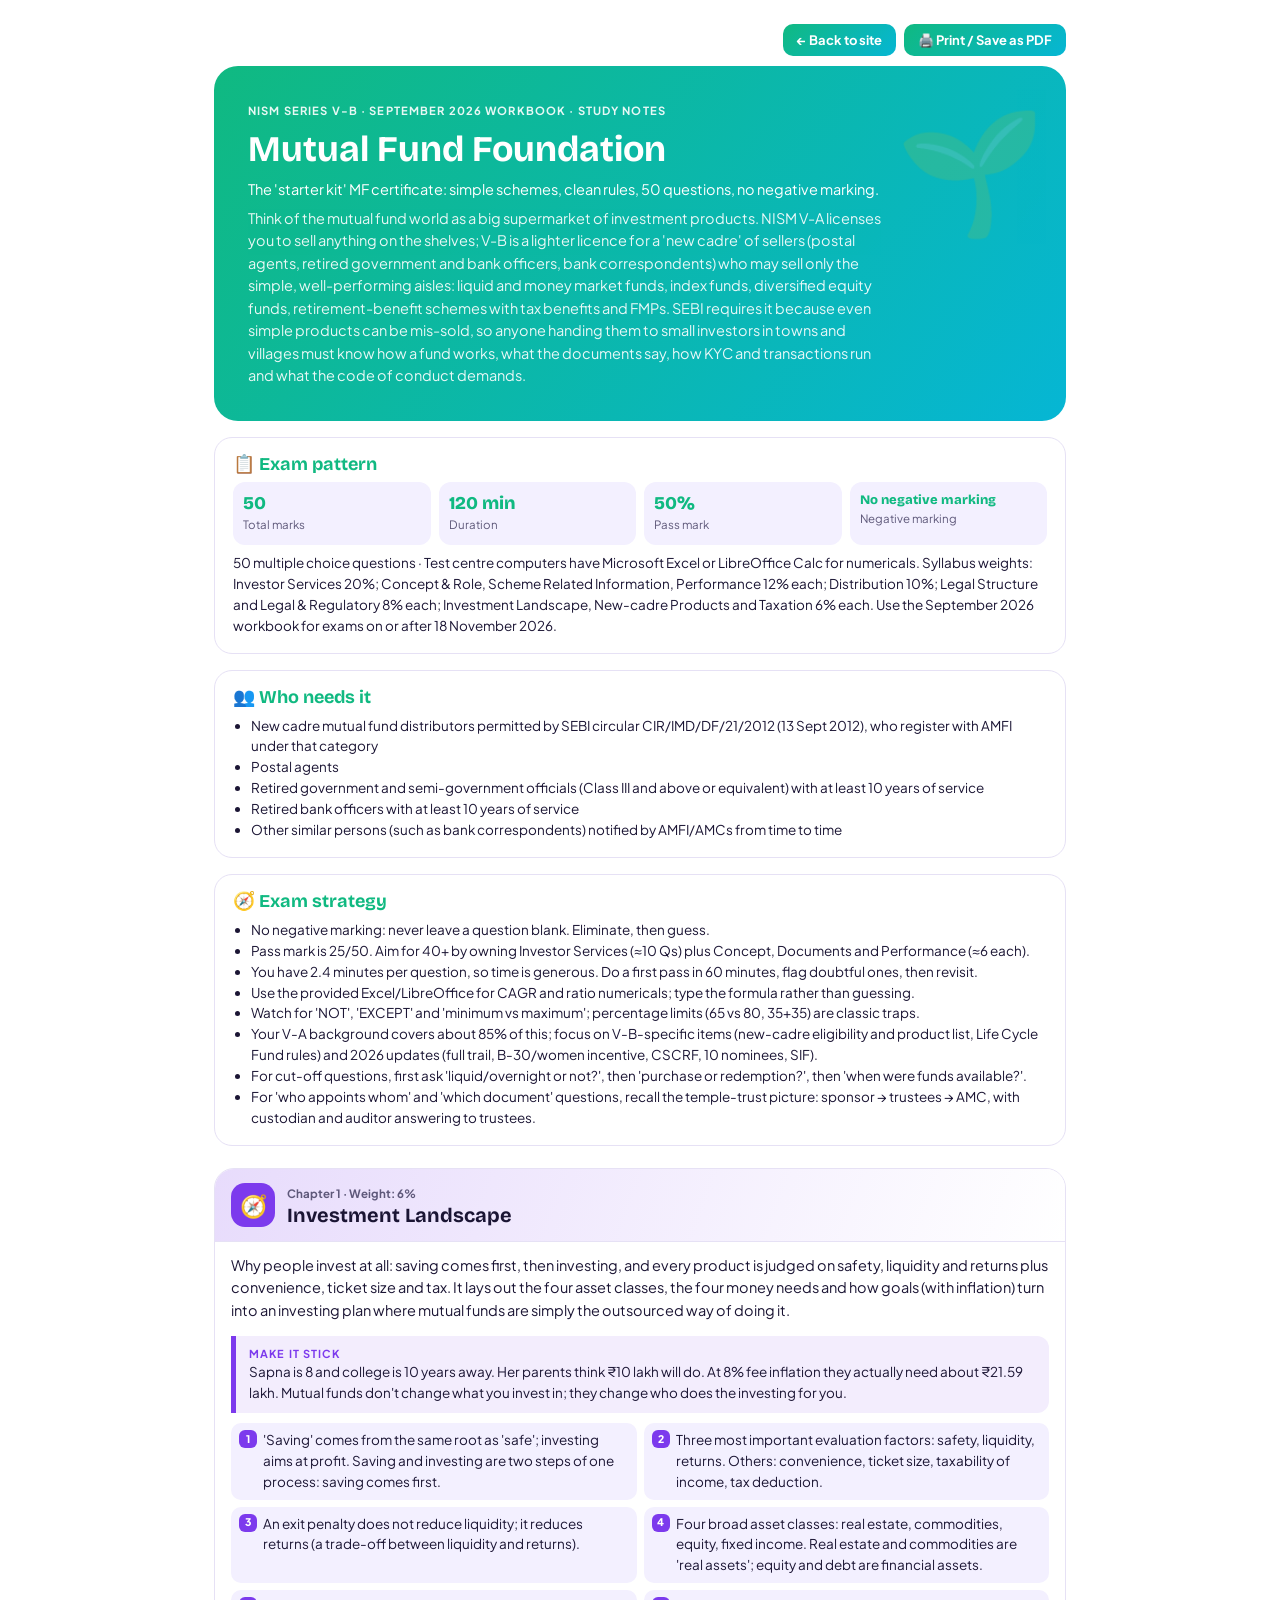
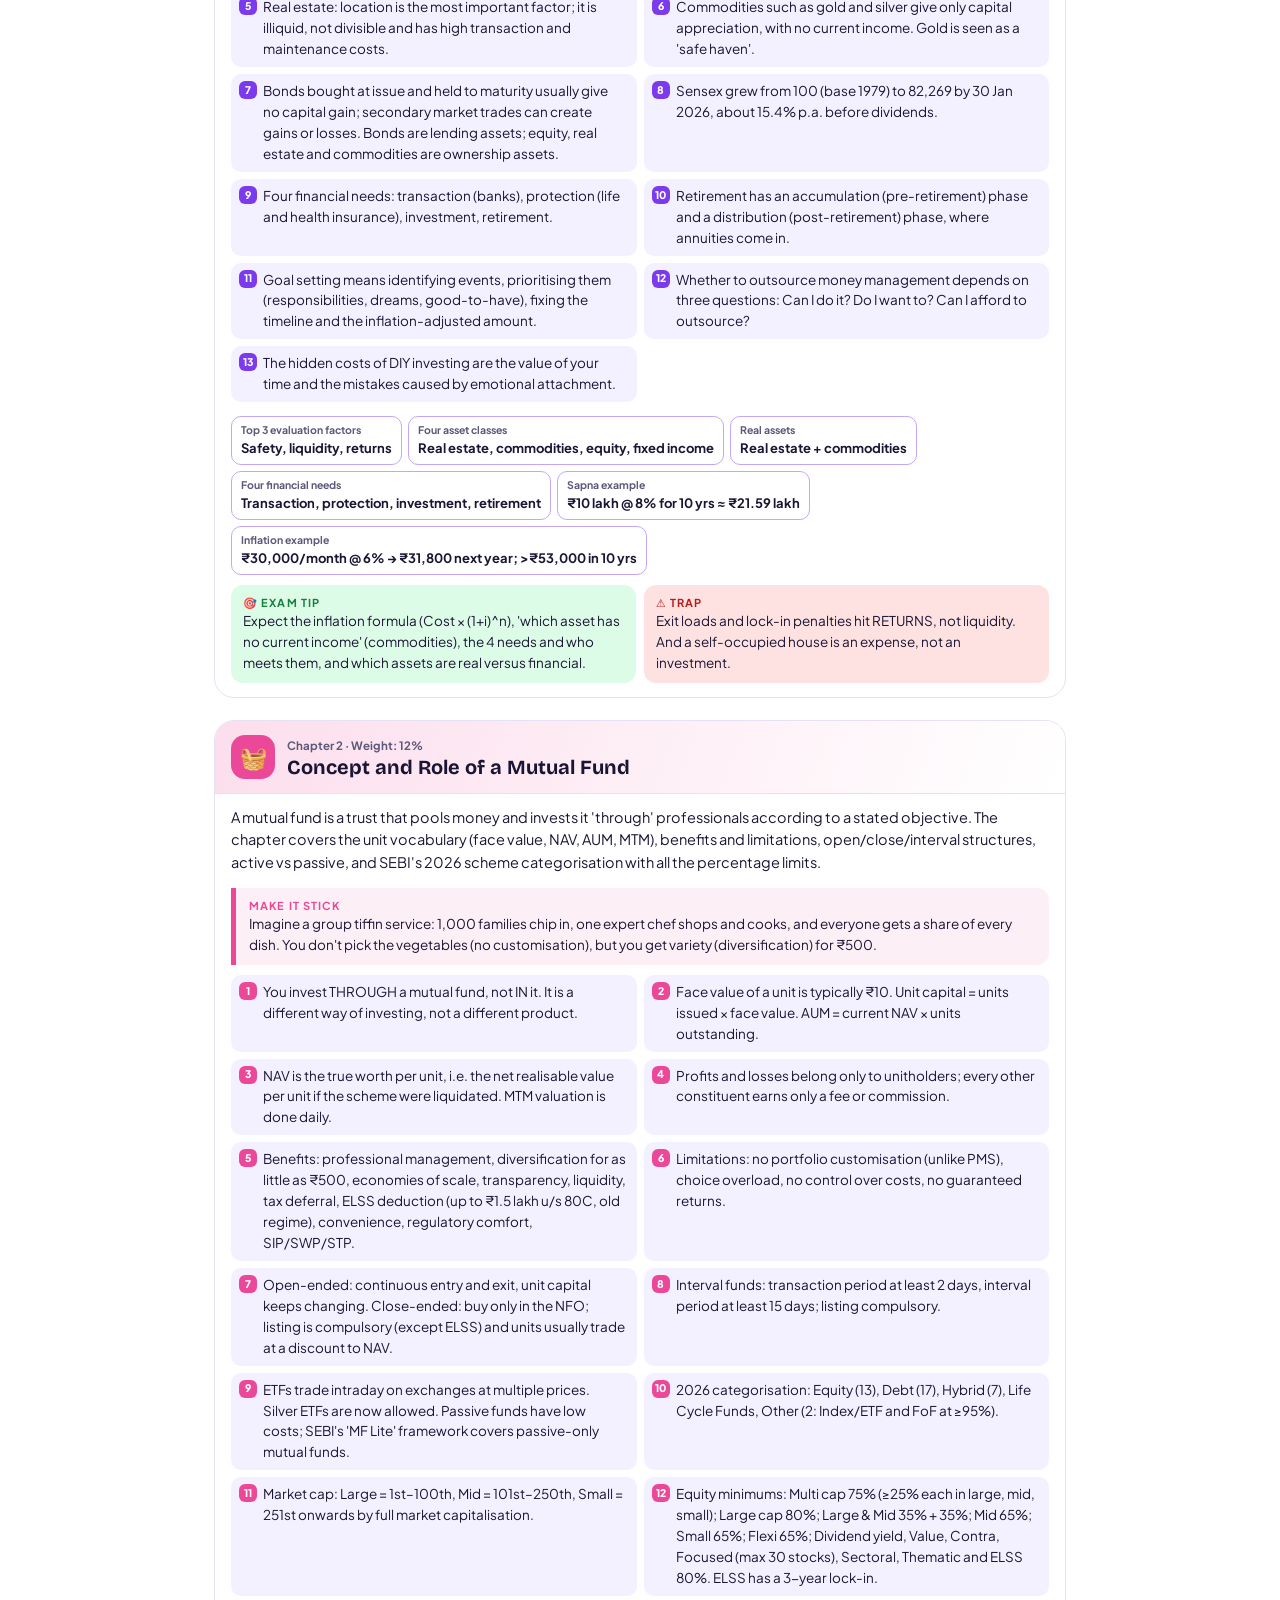
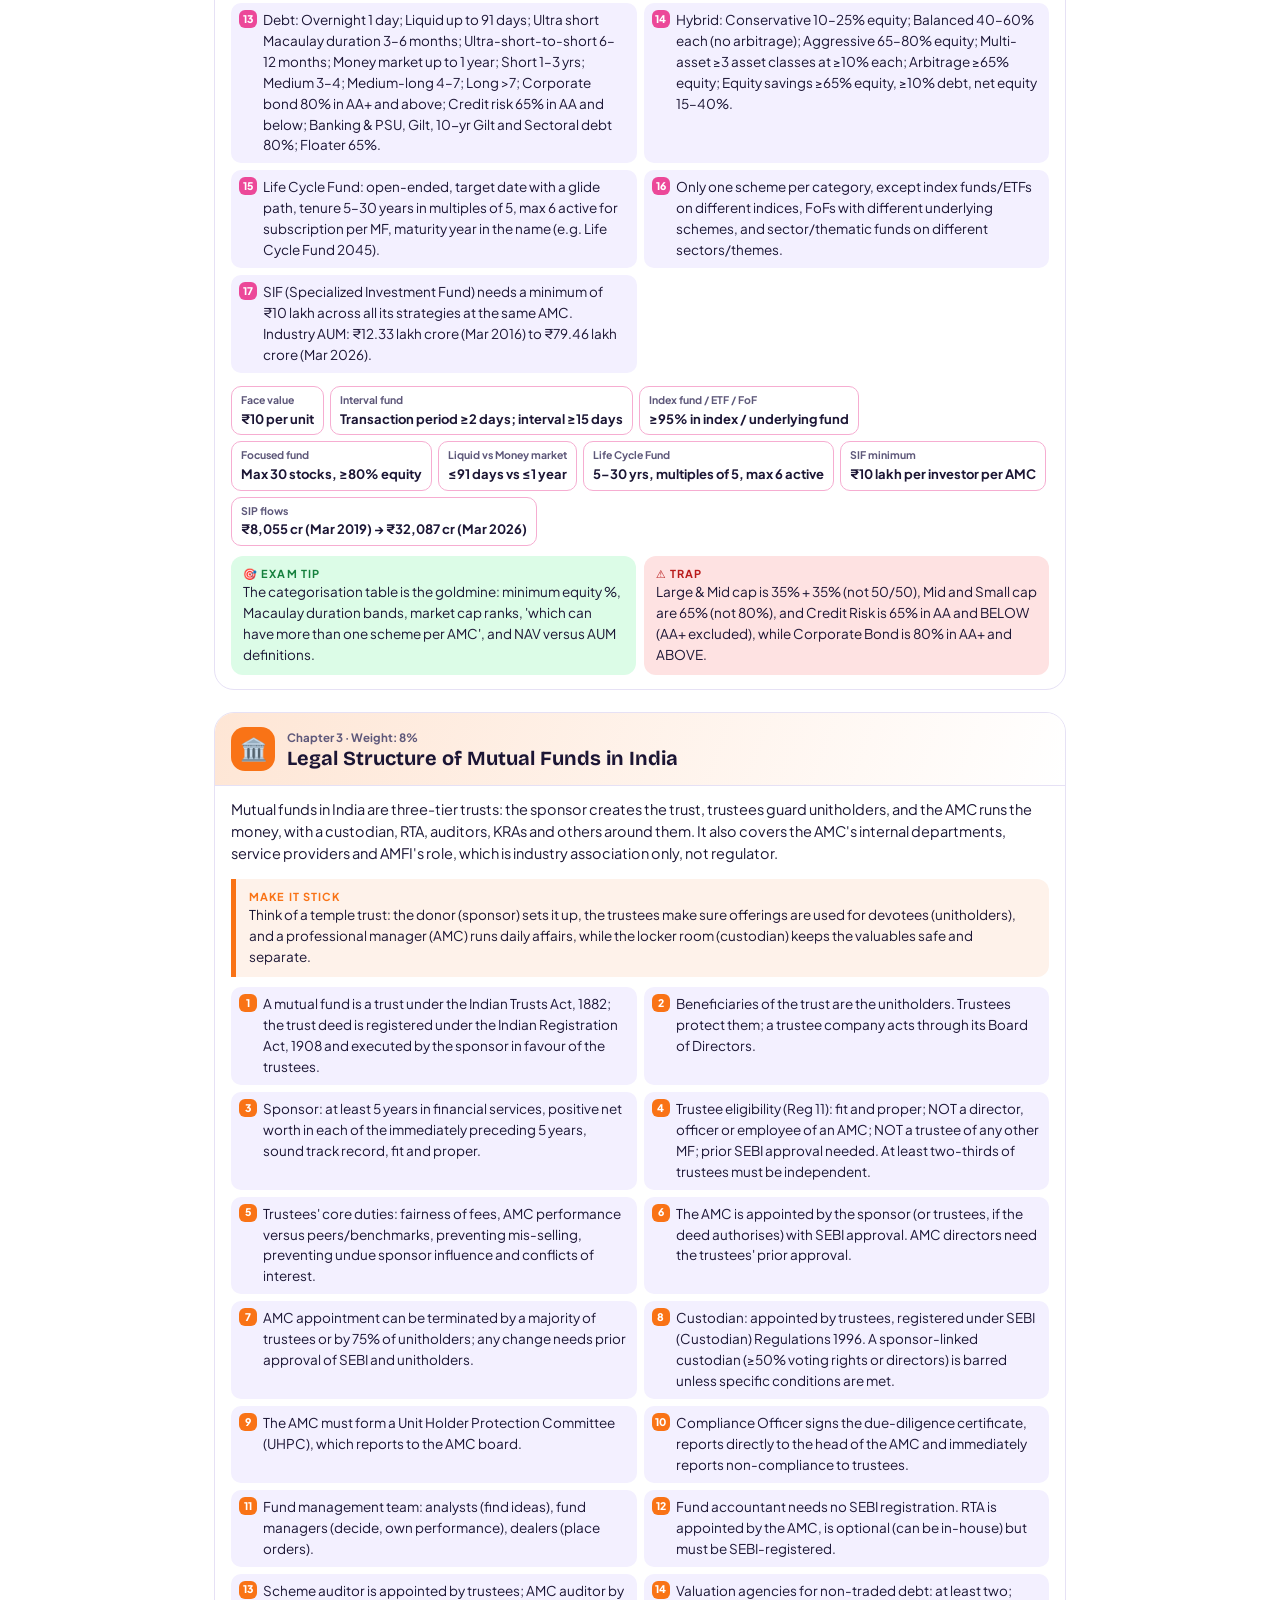
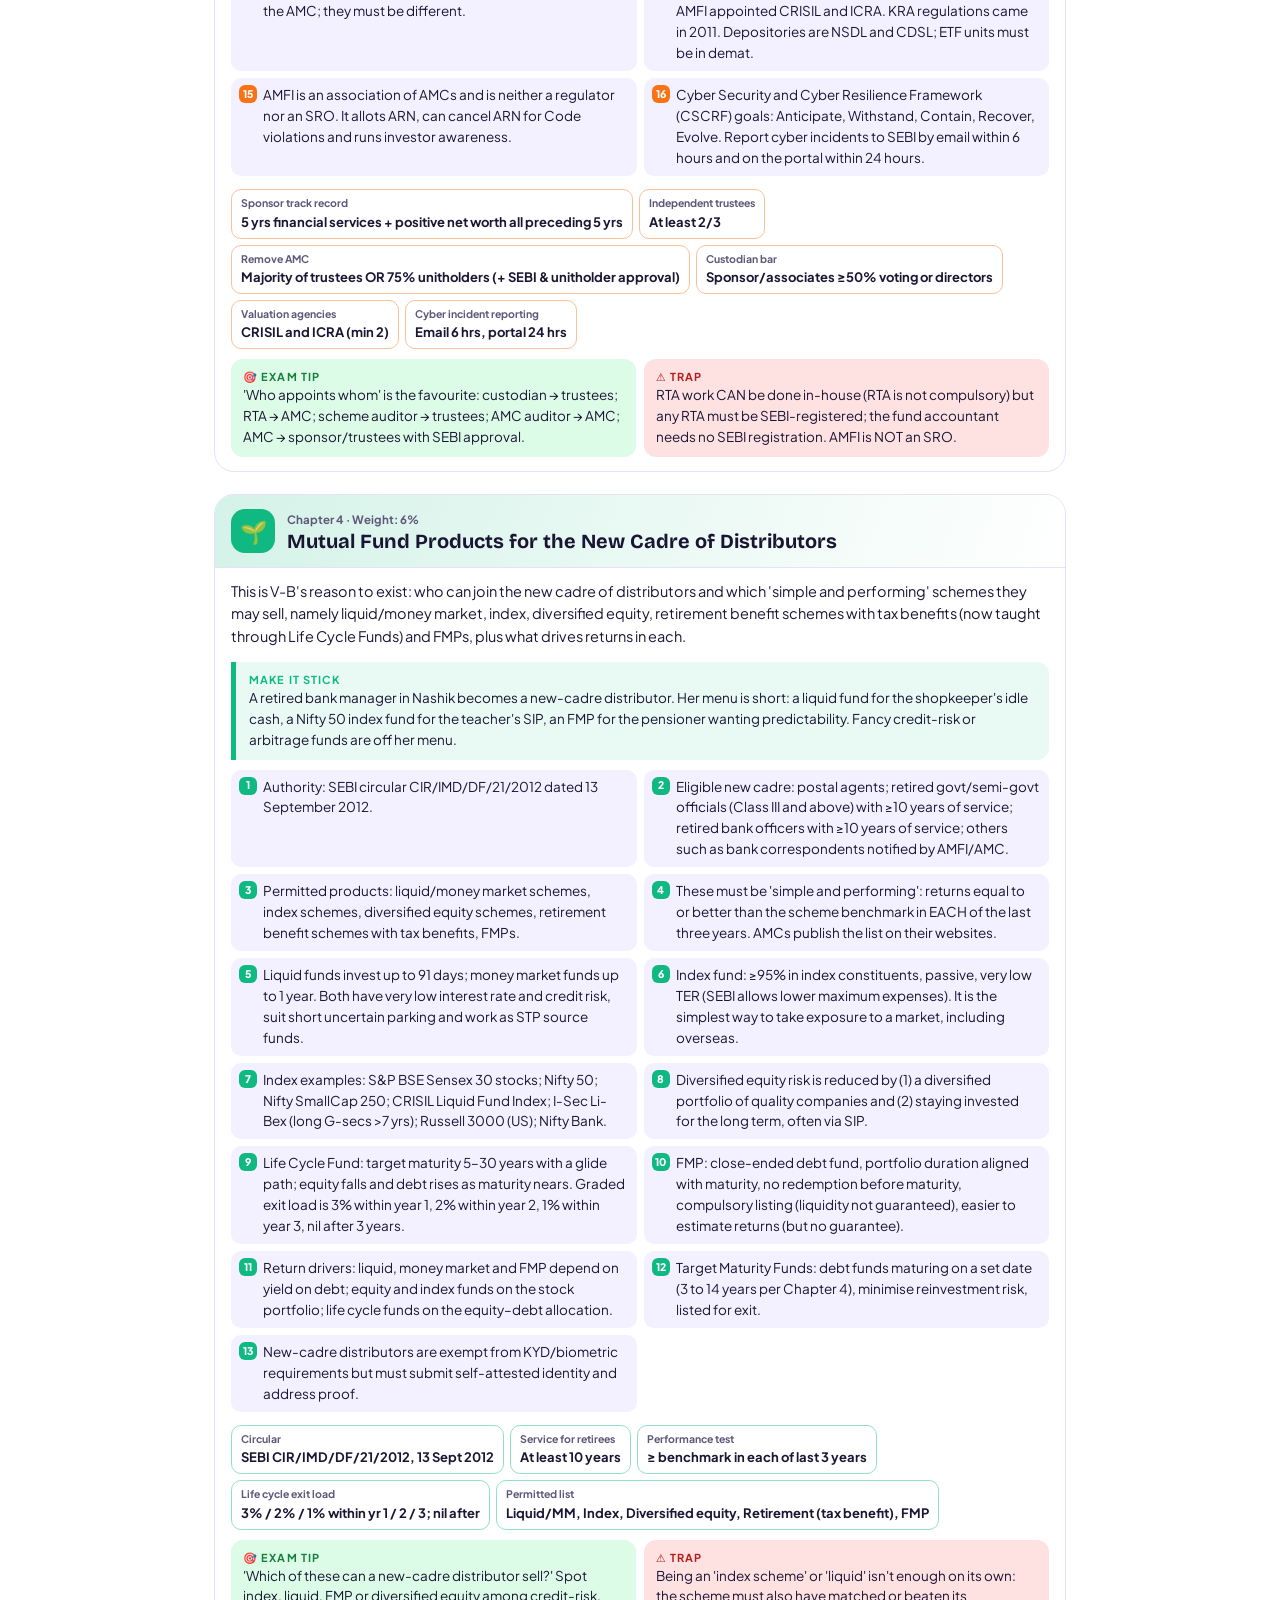
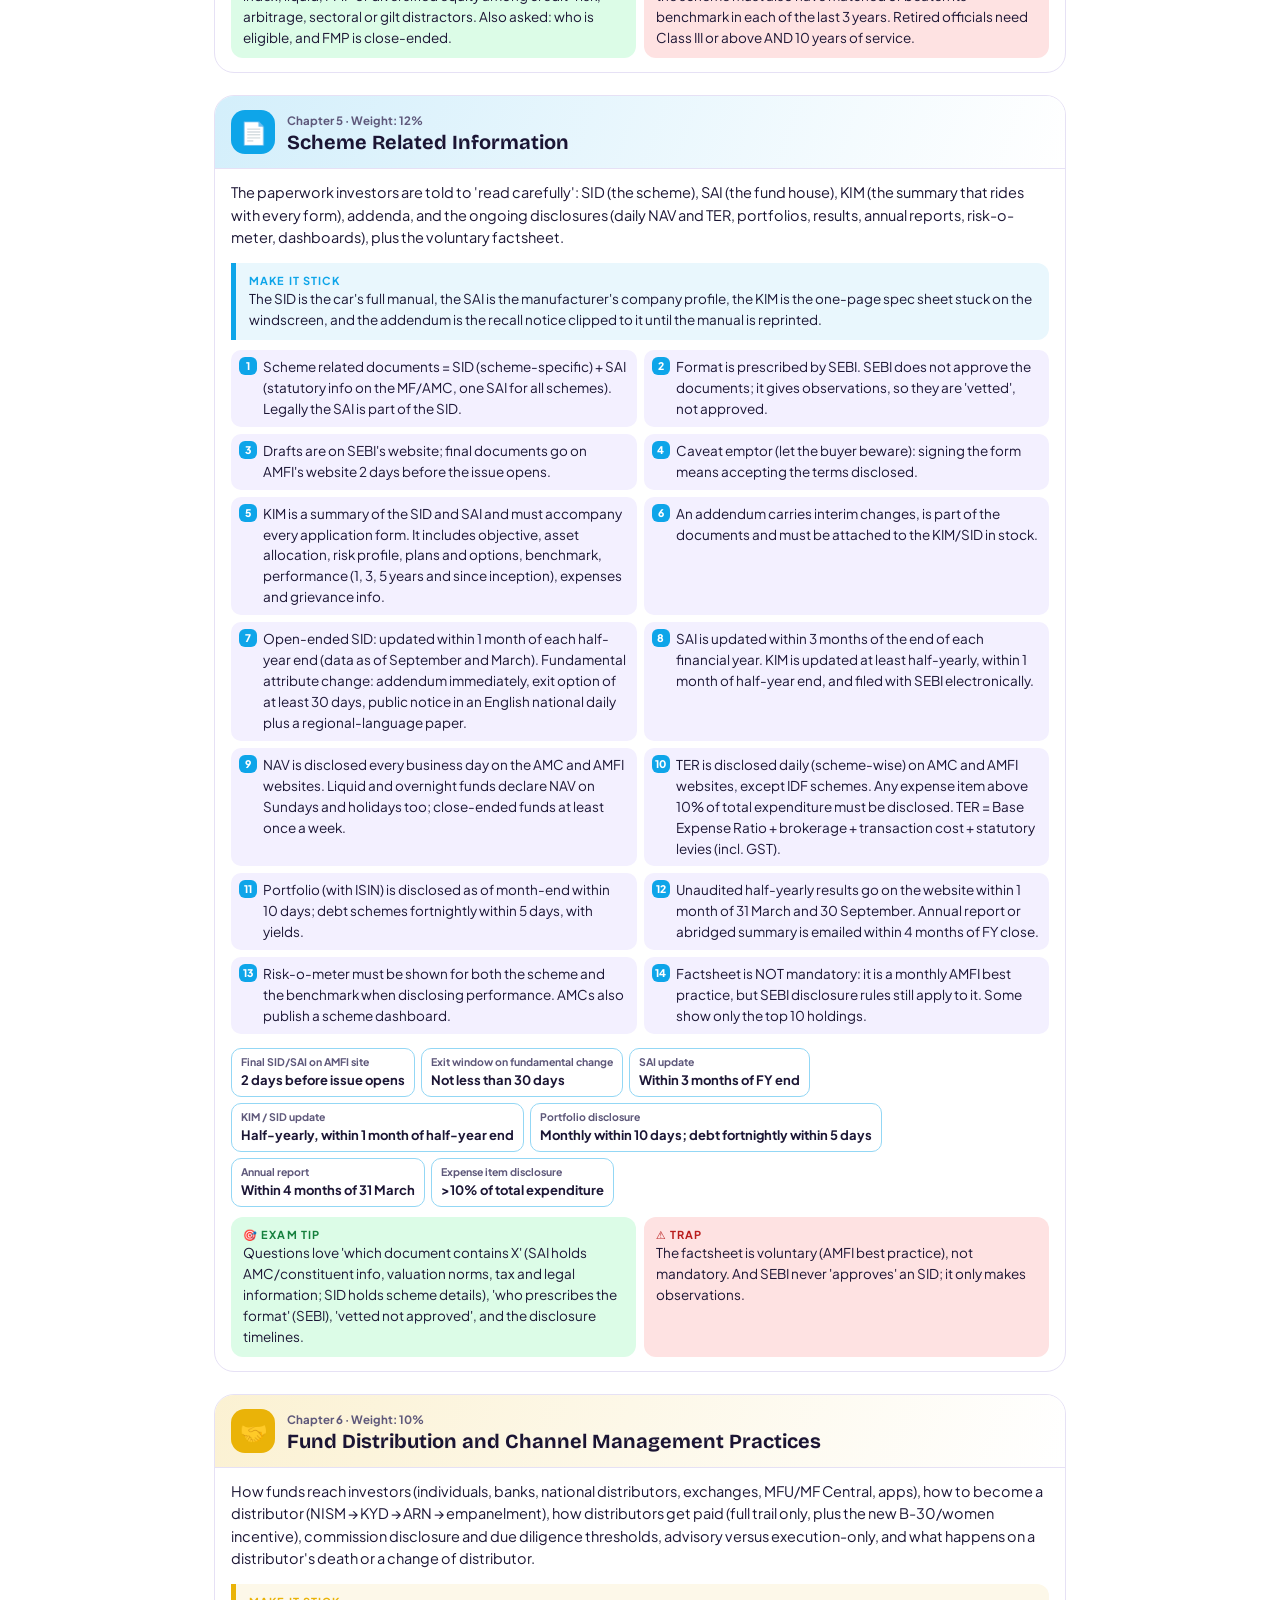
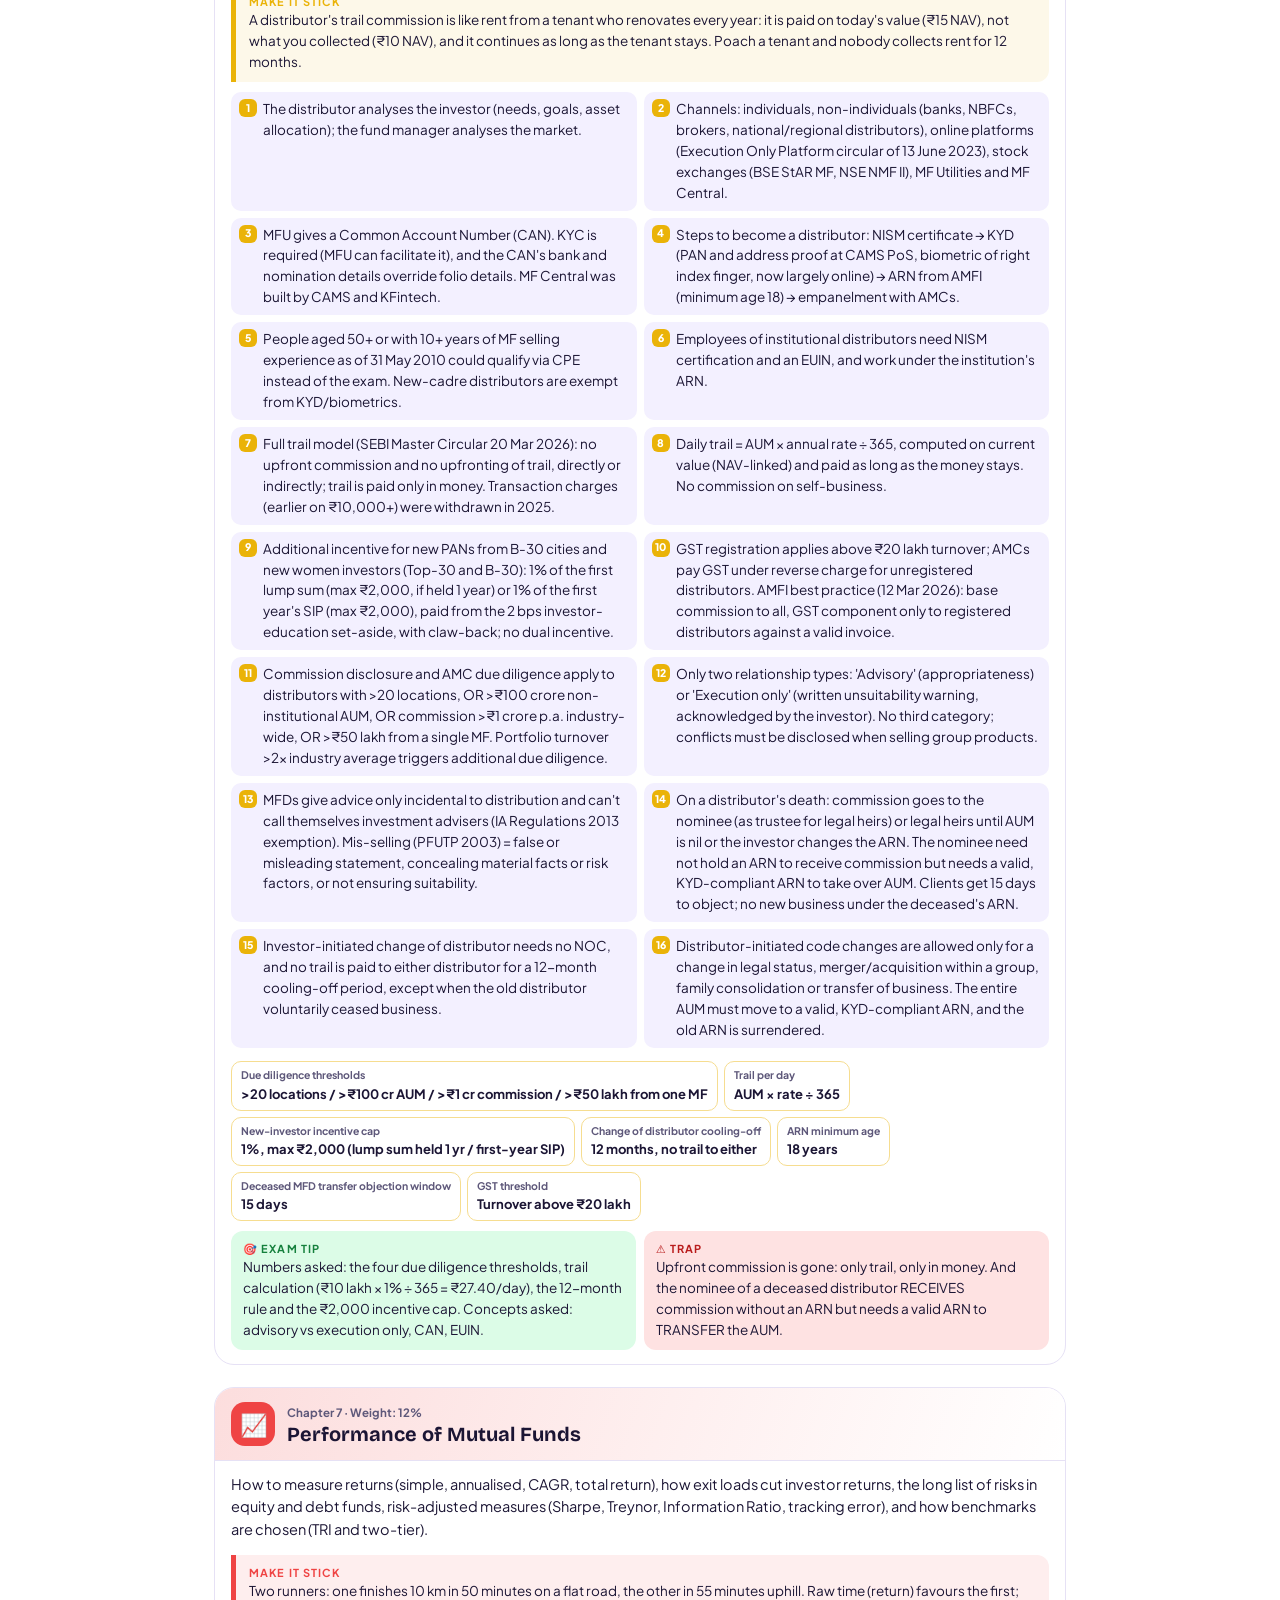
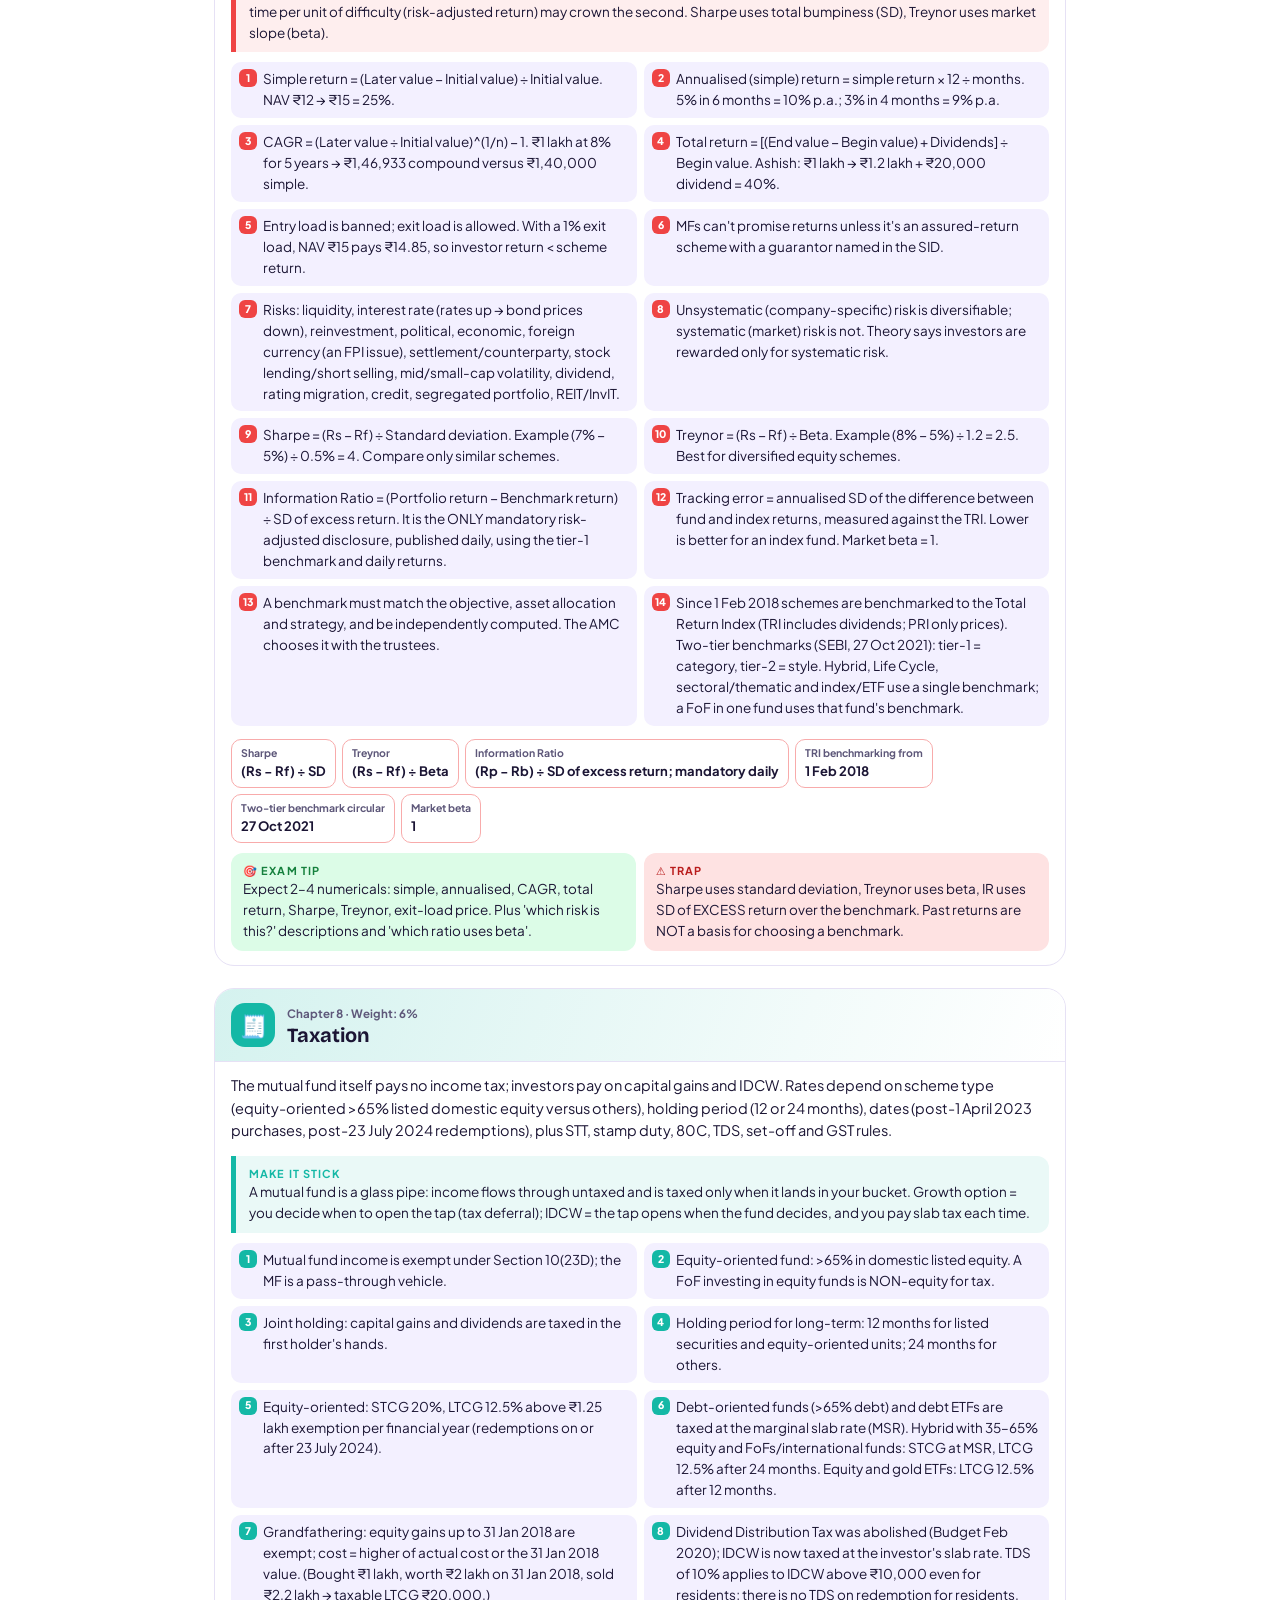
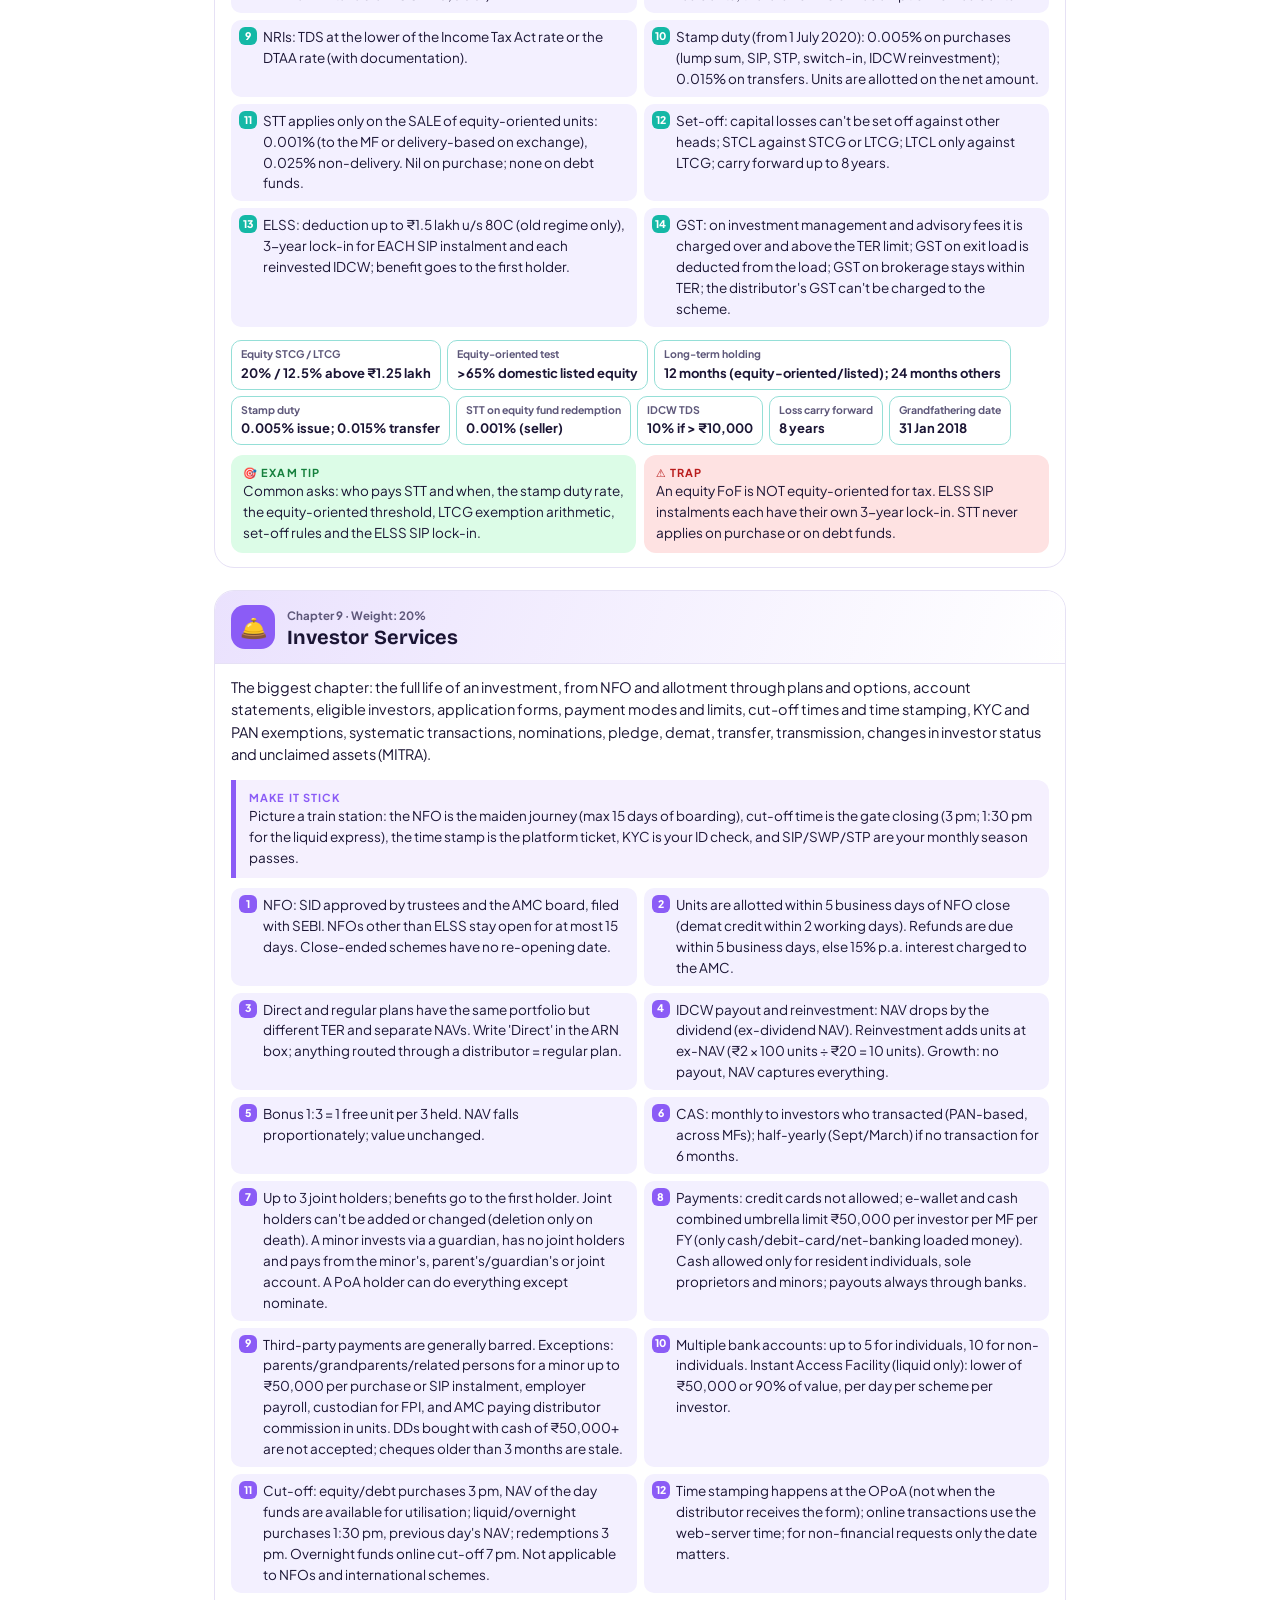
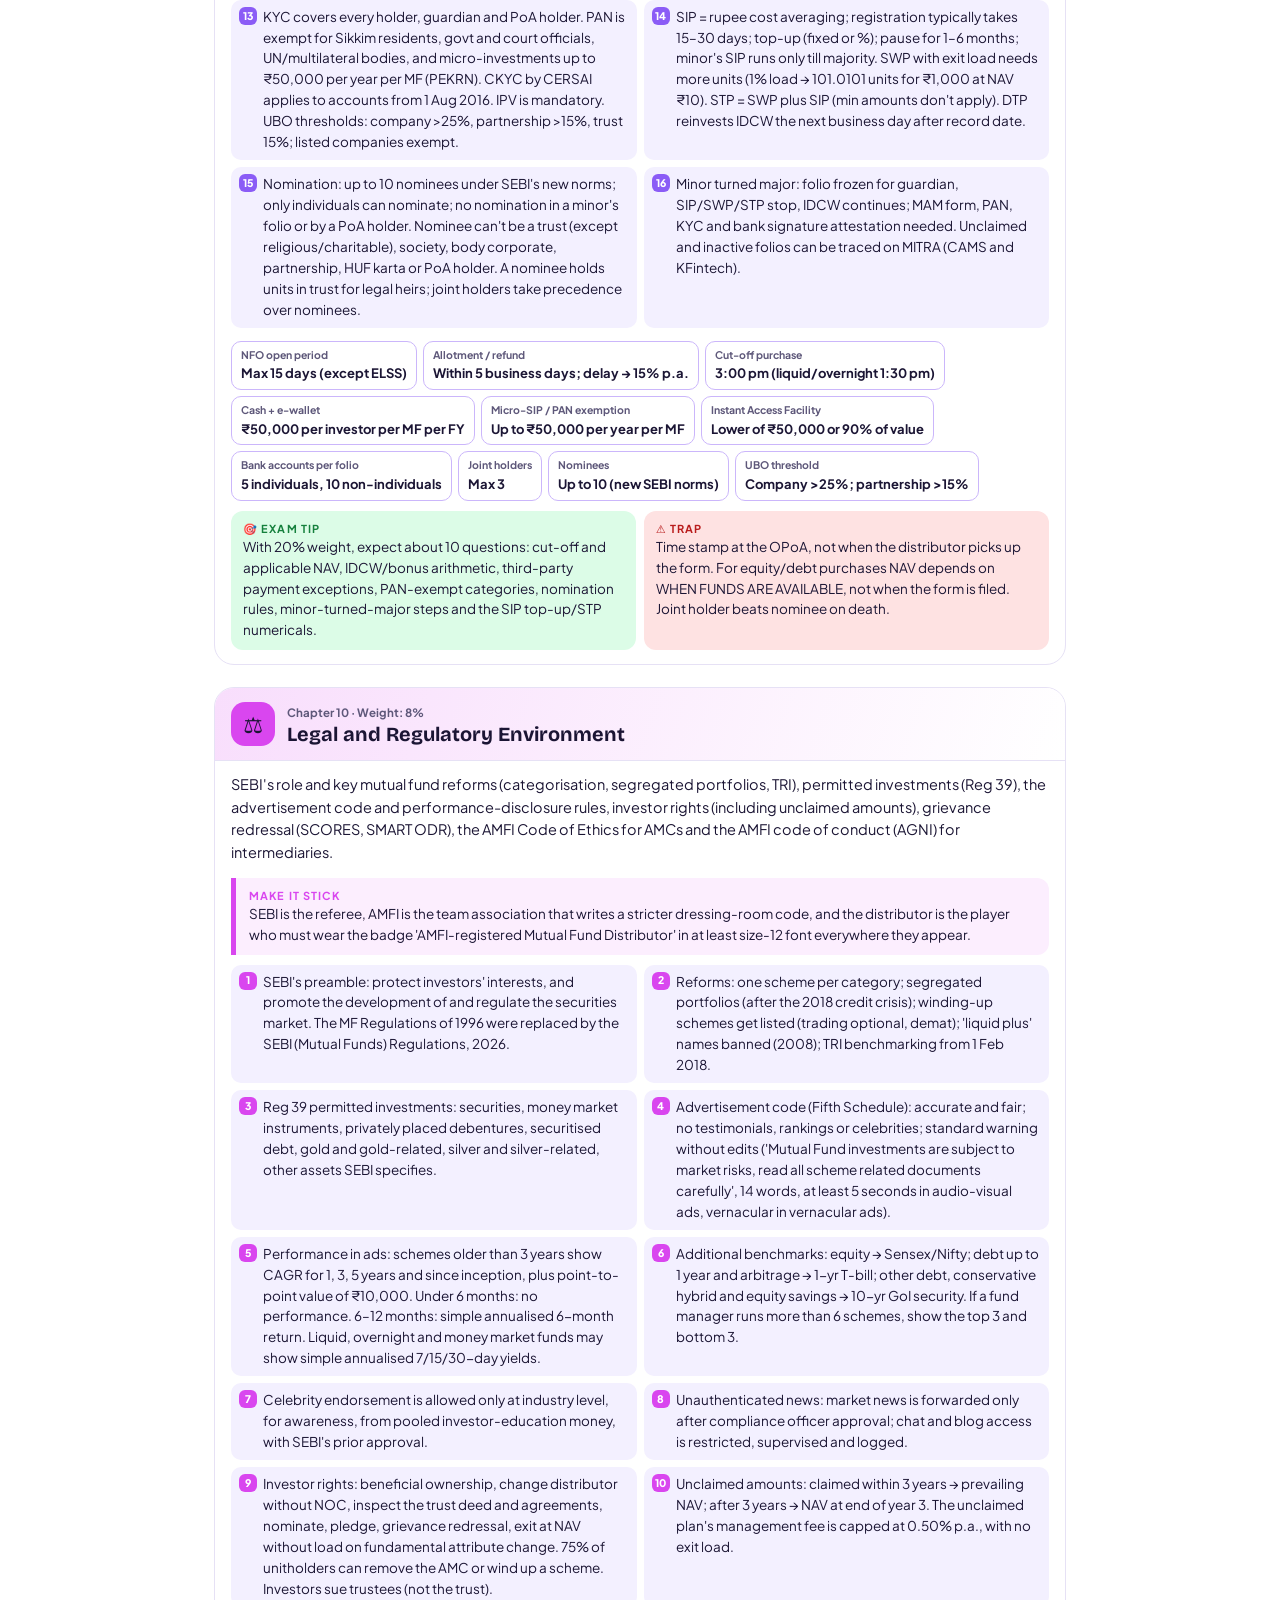
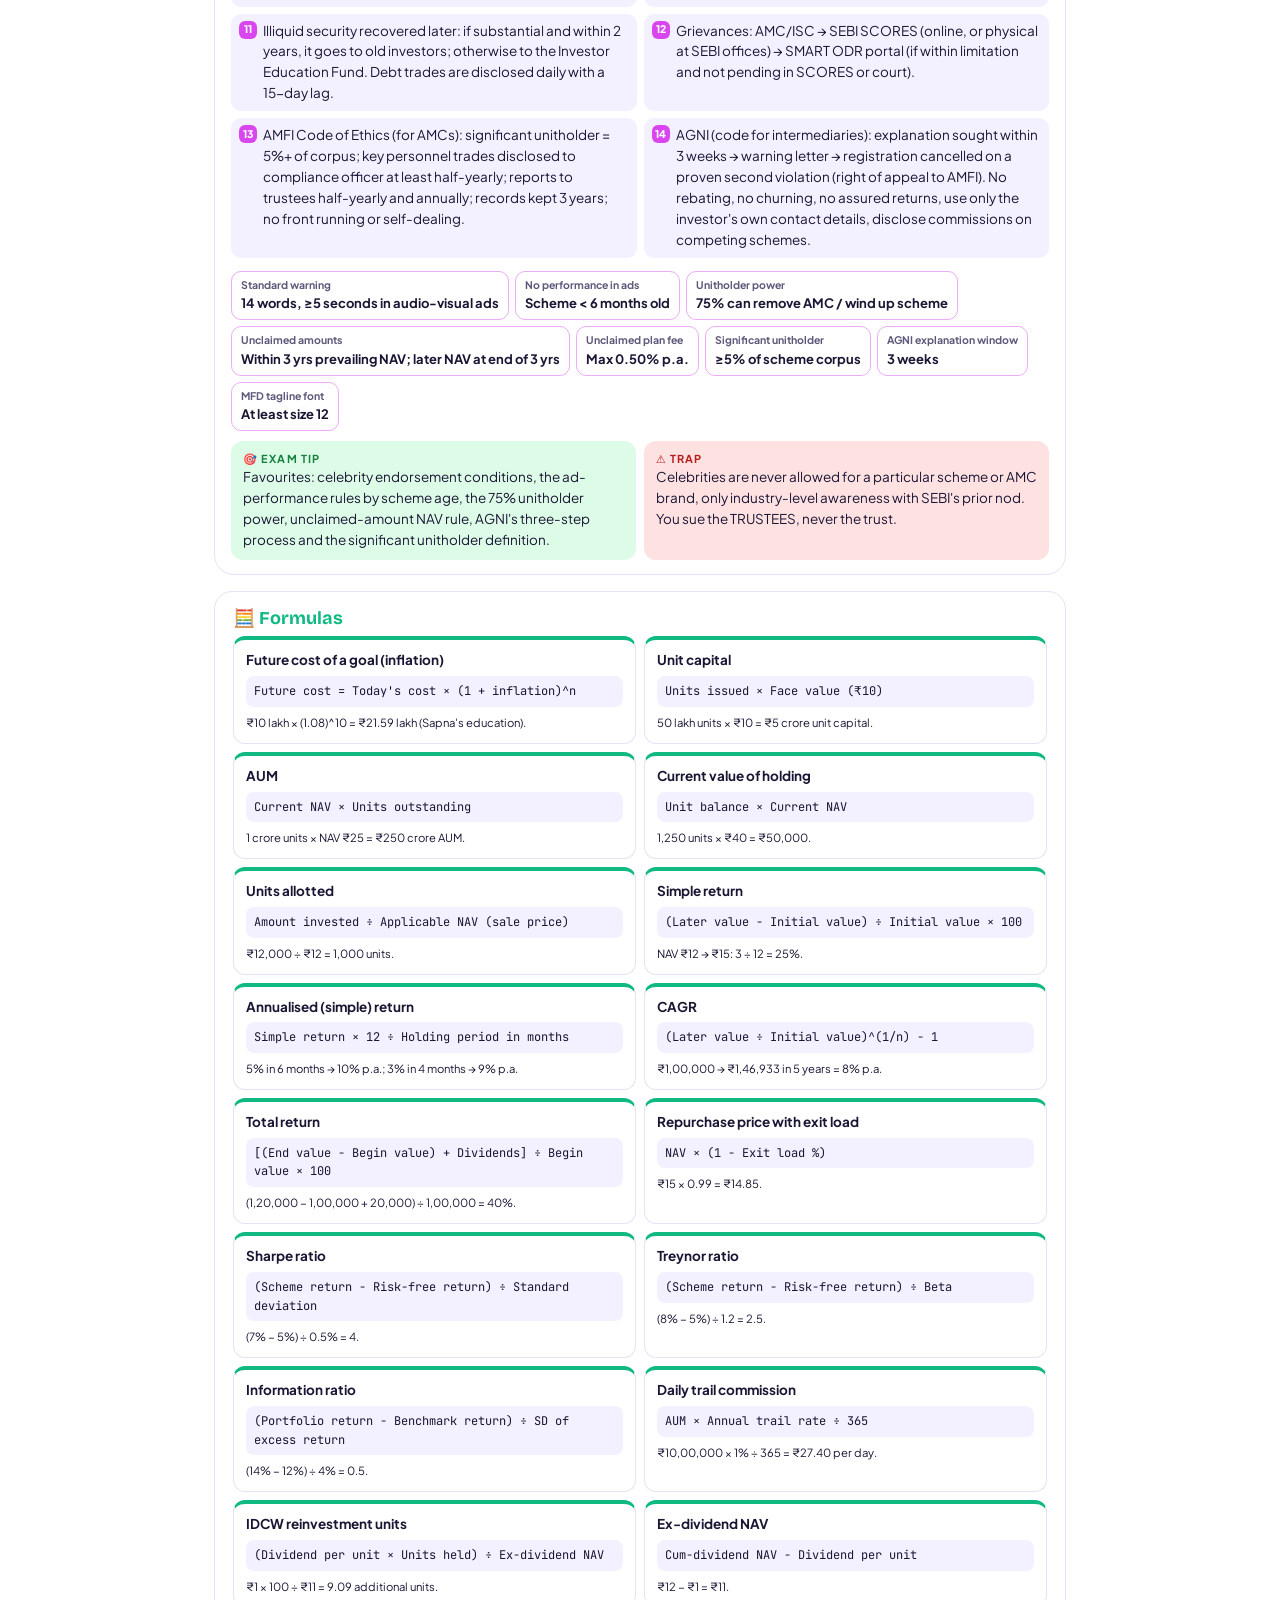
<file: notes/vb.html>
<!doctype html><html lang="en"><head><meta charset="utf-8"><meta name="viewport" content="width=device-width,initial-scale=1">
<title>Series V-B Study Notes</title>
<link href="https://fonts.googleapis.com/css2?family=Bricolage+Grotesque:opsz,wght@12..96,700;12..96,800&family=Plus+Jakarta+Sans:wght@400;600;700&family=JetBrains+Mono:wght@500&display=swap" rel="stylesheet">
<style>
:root{--c1:#10b981;--c2:#06b6d4;--ink:#1b1534;--muted:#5e587a;--soft:#f3f0ff;--line:#e6e1f5}
*{box-sizing:border-box;-webkit-print-color-adjust:exact;print-color-adjust:exact}
body{margin:0;background:#fff;color:var(--ink);font:13.5px/1.55 "Plus Jakarta Sans",system-ui,sans-serif}
.wrap{max-width:900px;margin:0 auto;padding:24px}
h1,h2,h3{font-family:"Bricolage Grotesque",sans-serif;margin:0;line-height:1.15}
.cover{border-radius:24px;padding:34px;color:#fff;background:linear-gradient(130deg,var(--c1),var(--c2));position:relative;overflow:hidden}
.cover::after{content:"🌱";position:absolute;right:20px;top:6px;font-size:120px;opacity:.2}
.cover small{letter-spacing:.1em;text-transform:uppercase;font-weight:700;opacity:.9}
.cover h1{font-size:36px;margin:8px 0}
.cover p{max-width:640px;margin:6px 0 0;font-size:14.5px}
.box{border:1px solid var(--line);border-radius:18px;padding:16px 18px;margin-top:16px;break-inside:avoid}
.box h3{font-size:18px;margin-bottom:8px;color:var(--c1)}
.kv{display:grid;grid-template-columns:repeat(4,1fr);gap:8px}
.kv div{background:var(--soft);border-radius:12px;padding:10px}
.kv b{display:block;font:800 18px "Bricolage Grotesque";color:var(--c1)} .kv span{font-size:11.5px;color:var(--muted)}
ul{margin:6px 0 0;padding-left:18px}
.chap{margin-top:22px;border:1px solid var(--line);border-radius:20px;padding:0 0 14px;overflow:hidden;break-inside:auto}
.chap header{display:flex;gap:12px;align-items:center;padding:14px 16px;background:linear-gradient(110deg,color-mix(in srgb,var(--hc) 18%,#fff),#fff);border-bottom:1px solid var(--line);break-after:avoid}
.chap .num{width:44px;height:44px;border-radius:14px;display:grid;place-items:center;font-size:22px;background:var(--hc);flex:none}
.chap small{color:var(--muted);font-weight:700;font-size:11.5px}
.chap h2{font-size:20px}
.chap > *:not(header){margin-left:16px;margin-right:16px}
.sum{font-size:14.5px;margin-top:12px}
.story{border-left:5px solid var(--hc);background:color-mix(in srgb,var(--hc) 9%,#fff);padding:9px 13px;border-radius:0 12px 12px 0;break-inside:avoid}
.story b,.co b{display:block;font-size:11px;letter-spacing:.1em;text-transform:uppercase;color:var(--hc)}
.kp{margin-top:10px;padding-left:0;list-style:none;counter-reset:k;display:grid;grid-template-columns:1fr 1fr;gap:7px}
.kp li{counter-increment:k;position:relative;background:var(--soft);border-radius:10px;padding:7px 10px 7px 32px;break-inside:avoid}
.kp li::before{content:counter(k);position:absolute;left:8px;top:7px;width:18px;height:18px;border-radius:6px;background:var(--hc);color:#fff;font-size:10.5px;font-weight:800;display:grid;place-items:center}
.mr{display:flex;flex-wrap:wrap;gap:6px;margin-top:6px}
.mr div{border:1.5px solid color-mix(in srgb,var(--hc) 45%,#fff);border-radius:10px;padding:5px 9px;break-inside:avoid}
.mr small{display:block;font-size:10.5px;color:var(--muted)} .mr b{font-size:13px}
.co{display:grid;grid-template-columns:1fr 1fr;gap:8px;margin-top:10px}
.co div{border-radius:12px;padding:9px 12px;break-inside:avoid}
.co .tip{background:#dcfce7} .co .tip b{color:#15803d} .co .trap{background:#fee2e2} .co .trap b{color:#b91c1c}
.grid{display:grid;grid-template-columns:1fr 1fr;gap:8px}
.f{border:1px solid var(--line);border-top:4px solid var(--c1);border-radius:12px;padding:10px 12px;break-inside:avoid}
.f code{display:block;font-family:"JetBrains Mono",monospace;background:var(--soft);padding:6px 8px;border-radius:8px;margin:5px 0;white-space:pre-wrap;font-size:12px}
.nums{display:grid;grid-template-columns:repeat(3,1fr);gap:7px}
.nums div{border:1px solid var(--line);border-radius:10px;padding:7px 10px;break-inside:avoid}
.nums b{display:block;color:var(--c2);font:800 15px "Bricolage Grotesque"} .nums span{font-size:11.5px;color:var(--muted)}
table{width:100%;border-collapse:collapse} td{border-bottom:1px solid var(--line);padding:5px 6px;vertical-align:top} td:first-child{font-weight:700;width:28%}
.qr{columns:2;column-gap:14px;padding-left:18px} .qr li{margin-bottom:5px;break-inside:avoid}
.pb{break-before:page}
.bar{display:flex;gap:8px;justify-content:flex-end;margin-bottom:10px}
.bar button,.bar a{font:700 13px "Plus Jakarta Sans";padding:8px 14px;border-radius:10px;border:0;background:linear-gradient(135deg,var(--c1),var(--c2));color:#fff;text-decoration:none;cursor:pointer}
@media (max-width:640px){.qr{columns:1}.kp,.grid,.co{grid-template-columns:1fr}.nums,.kv{grid-template-columns:1fr 1fr}.wrap{padding:16px}}
@media print{.bar{display:none}.wrap{padding:0}@page{margin:12mm}}
</style></head><body><div class="wrap">
<div class="bar"><a href="../index.html#/exam/vb">← Back to site</a><button onclick="print()">🖨️ Print / Save as PDF</button></div>
<div class="cover"><small>NISM Series V-B · September 2026 workbook · Study notes</small><h1>Mutual Fund Foundation</h1><p>The &#39;starter kit&#39; MF certificate: simple schemes, clean rules, 50 questions, no negative marking.</p><p style="opacity:.9">Think of the mutual fund world as a big supermarket of investment products. NISM V-A licenses you to sell anything on the shelves; V-B is a lighter licence for a &#39;new cadre&#39; of sellers (postal agents, retired government and bank officers, bank correspondents) who may sell only the simple, well-performing aisles: liquid and money market funds, index funds, diversified equity funds, retirement-benefit schemes with tax benefits and FMPs. SEBI requires it because even simple products can be mis-sold, so anyone handing them to small investors in towns and villages must know how a fund works, what the documents say, how KYC and transactions run and what the code of conduct demands.</p></div>
<div class="box"><h3>📋 Exam pattern</h3><div class="kv"><div><b>50</b><span>Total marks</span></div><div><b>120 min</b><span>Duration</span></div><div><b>50%</b><span>Pass mark</span></div><div><b style="font-size:13px">No negative marking</b><span>Negative marking</span></div></div>
<p style="margin:8px 0 0">50 multiple choice questions · Test centre computers have Microsoft Excel or LibreOffice Calc for numericals. Syllabus weights: Investor Services 20%; Concept &amp; Role, Scheme Related Information, Performance 12% each; Distribution 10%; Legal Structure and Legal &amp; Regulatory 8% each; Investment Landscape, New-cadre Products and Taxation 6% each. Use the September 2026 workbook for exams on or after 18 November 2026.</p></div>
<div class="box"><h3>👥 Who needs it</h3><ul><li>New cadre mutual fund distributors permitted by SEBI circular CIR/IMD/DF/21/2012 (13 Sept 2012), who register with AMFI under that category</li><li>Postal agents</li><li>Retired government and semi-government officials (Class III and above or equivalent) with at least 10 years of service</li><li>Retired bank officers with at least 10 years of service</li><li>Other similar persons (such as bank correspondents) notified by AMFI/AMCs from time to time</li></ul></div>
<div class="box"><h3>🧭 Exam strategy</h3><ul><li>No negative marking: never leave a question blank. Eliminate, then guess.</li><li>Pass mark is 25/50. Aim for 40+ by owning Investor Services (≈10 Qs) plus Concept, Documents and Performance (≈6 each).</li><li>You have 2.4 minutes per question, so time is generous. Do a first pass in 60 minutes, flag doubtful ones, then revisit.</li><li>Use the provided Excel/LibreOffice for CAGR and ratio numericals; type the formula rather than guessing.</li><li>Watch for &#39;NOT&#39;, &#39;EXCEPT&#39; and &#39;minimum vs maximum&#39;; percentage limits (65 vs 80, 35+35) are classic traps.</li><li>Your V-A background covers about 85% of this; focus on V-B-specific items (new-cadre eligibility and product list, Life Cycle Fund rules) and 2026 updates (full trail, B-30/women incentive, CSCRF, 10 nominees, SIF).</li><li>For cut-off questions, first ask &#39;liquid/overnight or not?&#39;, then &#39;purchase or redemption?&#39;, then &#39;when were funds available?&#39;.</li><li>For &#39;who appoints whom&#39; and &#39;which document&#39; questions, recall the temple-trust picture: sponsor → trustees → AMC, with custodian and auditor answering to trustees.</li></ul></div>
<section class="chap" style="--hc:#7c3aed">
      <header><div class="num">🧭</div><div><small>Chapter 1 · Weight: 6%</small><h2>Investment Landscape</h2></div></header>
      <p class="sum">Why people invest at all: saving comes first, then investing, and every product is judged on safety, liquidity and returns plus convenience, ticket size and tax. It lays out the four asset classes, the four money needs and how goals (with inflation) turn into an investing plan where mutual funds are simply the outsourced way of doing it.</p>
      <div class="story"><b>Make it stick</b>Sapna is 8 and college is 10 years away. Her parents think ₹10 lakh will do. At 8% fee inflation they actually need about ₹21.59 lakh. Mutual funds don&#39;t change what you invest in; they change who does the investing for you.</div>
      <ol class="kp"><li>&#39;Saving&#39; comes from the same root as &#39;safe&#39;; investing aims at profit. Saving and investing are two steps of one process: saving comes first.</li><li>Three most important evaluation factors: safety, liquidity, returns. Others: convenience, ticket size, taxability of income, tax deduction.</li><li>An exit penalty does not reduce liquidity; it reduces returns (a trade-off between liquidity and returns).</li><li>Four broad asset classes: real estate, commodities, equity, fixed income. Real estate and commodities are &#39;real assets&#39;; equity and debt are financial assets.</li><li>Real estate: location is the most important factor; it is illiquid, not divisible and has high transaction and maintenance costs.</li><li>Commodities such as gold and silver give only capital appreciation, with no current income. Gold is seen as a &#39;safe haven&#39;.</li><li>Bonds bought at issue and held to maturity usually give no capital gain; secondary market trades can create gains or losses. Bonds are lending assets; equity, real estate and commodities are ownership assets.</li><li>Sensex grew from 100 (base 1979) to 82,269 by 30 Jan 2026, about 15.4% p.a. before dividends.</li><li>Four financial needs: transaction (banks), protection (life and health insurance), investment, retirement.</li><li>Retirement has an accumulation (pre-retirement) phase and a distribution (post-retirement) phase, where annuities come in.</li><li>Goal setting means identifying events, prioritising them (responsibilities, dreams, good-to-have), fixing the timeline and the inflation-adjusted amount.</li><li>Whether to outsource money management depends on three questions: Can I do it? Do I want to? Can I afford to outsource?</li><li>The hidden costs of DIY investing are the value of your time and the mistakes caused by emotional attachment.</li></ol>
      <div class="mr"><div><small>Top 3 evaluation factors</small><b>Safety, liquidity, returns</b></div><div><small>Four asset classes</small><b>Real estate, commodities, equity, fixed income</b></div><div><small>Real assets</small><b>Real estate + commodities</b></div><div><small>Four financial needs</small><b>Transaction, protection, investment, retirement</b></div><div><small>Sapna example</small><b>₹10 lakh @ 8% for 10 yrs ≈ ₹21.59 lakh</b></div><div><small>Inflation example</small><b>₹30,000/month @ 6% → ₹31,800 next year; &gt;₹53,000 in 10 yrs</b></div></div>
      <div class="co"><div class="tip"><b>🎯 Exam tip</b>Expect the inflation formula (Cost × (1+i)^n), &#39;which asset has no current income&#39; (commodities), the 4 needs and who meets them, and which assets are real versus financial.</div><div class="trap"><b>⚠️ Trap</b>Exit loads and lock-in penalties hit RETURNS, not liquidity. And a self-occupied house is an expense, not an investment.</div></div>
    </section><section class="chap" style="--hc:#ec4899">
      <header><div class="num">🧺</div><div><small>Chapter 2 · Weight: 12%</small><h2>Concept and Role of a Mutual Fund</h2></div></header>
      <p class="sum">A mutual fund is a trust that pools money and invests it &#39;through&#39; professionals according to a stated objective. The chapter covers the unit vocabulary (face value, NAV, AUM, MTM), benefits and limitations, open/close/interval structures, active vs passive, and SEBI&#39;s 2026 scheme categorisation with all the percentage limits.</p>
      <div class="story"><b>Make it stick</b>Imagine a group tiffin service: 1,000 families chip in, one expert chef shops and cooks, and everyone gets a share of every dish. You don&#39;t pick the vegetables (no customisation), but you get variety (diversification) for ₹500.</div>
      <ol class="kp"><li>You invest THROUGH a mutual fund, not IN it. It is a different way of investing, not a different product.</li><li>Face value of a unit is typically ₹10. Unit capital = units issued × face value. AUM = current NAV × units outstanding.</li><li>NAV is the true worth per unit, i.e. the net realisable value per unit if the scheme were liquidated. MTM valuation is done daily.</li><li>Profits and losses belong only to unitholders; every other constituent earns only a fee or commission.</li><li>Benefits: professional management, diversification for as little as ₹500, economies of scale, transparency, liquidity, tax deferral, ELSS deduction (up to ₹1.5 lakh u/s 80C, old regime), convenience, regulatory comfort, SIP/SWP/STP.</li><li>Limitations: no portfolio customisation (unlike PMS), choice overload, no control over costs, no guaranteed returns.</li><li>Open-ended: continuous entry and exit, unit capital keeps changing. Close-ended: buy only in the NFO; listing is compulsory (except ELSS) and units usually trade at a discount to NAV.</li><li>Interval funds: transaction period at least 2 days, interval period at least 15 days; listing compulsory.</li><li>ETFs trade intraday on exchanges at multiple prices. Silver ETFs are now allowed. Passive funds have low costs; SEBI&#39;s &#39;MF Lite&#39; framework covers passive-only mutual funds.</li><li>2026 categorisation: Equity (13), Debt (17), Hybrid (7), Life Cycle Funds, Other (2: Index/ETF and FoF at ≥95%).</li><li>Market cap: Large = 1st–100th, Mid = 101st–250th, Small = 251st onwards by full market capitalisation.</li><li>Equity minimums: Multi cap 75% (≥25% each in large, mid, small); Large cap 80%; Large &amp; Mid 35% + 35%; Mid 65%; Small 65%; Flexi 65%; Dividend yield, Value, Contra, Focused (max 30 stocks), Sectoral, Thematic and ELSS 80%. ELSS has a 3-year lock-in.</li><li>Debt: Overnight 1 day; Liquid up to 91 days; Ultra short Macaulay duration 3–6 months; Ultra-short-to-short 6–12 months; Money market up to 1 year; Short 1–3 yrs; Medium 3–4; Medium-long 4–7; Long &gt;7; Corporate bond 80% in AA+ and above; Credit risk 65% in AA and below; Banking &amp; PSU, Gilt, 10-yr Gilt and Sectoral debt 80%; Floater 65%.</li><li>Hybrid: Conservative 10–25% equity; Balanced 40–60% each (no arbitrage); Aggressive 65–80% equity; Multi-asset ≥3 asset classes at ≥10% each; Arbitrage ≥65% equity; Equity savings ≥65% equity, ≥10% debt, net equity 15–40%.</li><li>Life Cycle Fund: open-ended, target date with a glide path, tenure 5–30 years in multiples of 5, max 6 active for subscription per MF, maturity year in the name (e.g. Life Cycle Fund 2045).</li><li>Only one scheme per category, except index funds/ETFs on different indices, FoFs with different underlying schemes, and sector/thematic funds on different sectors/themes.</li><li>SIF (Specialized Investment Fund) needs a minimum of ₹10 lakh across all its strategies at the same AMC. Industry AUM: ₹12.33 lakh crore (Mar 2016) to ₹79.46 lakh crore (Mar 2026).</li></ol>
      <div class="mr"><div><small>Face value</small><b>₹10 per unit</b></div><div><small>Interval fund</small><b>Transaction period ≥2 days; interval ≥15 days</b></div><div><small>Index fund / ETF / FoF</small><b>≥95% in index / underlying fund</b></div><div><small>Focused fund</small><b>Max 30 stocks, ≥80% equity</b></div><div><small>Liquid vs Money market</small><b>≤91 days vs ≤1 year</b></div><div><small>Life Cycle Fund</small><b>5–30 yrs, multiples of 5, max 6 active</b></div><div><small>SIF minimum</small><b>₹10 lakh per investor per AMC</b></div><div><small>SIP flows</small><b>₹8,055 cr (Mar 2019) → ₹32,087 cr (Mar 2026)</b></div></div>
      <div class="co"><div class="tip"><b>🎯 Exam tip</b>The categorisation table is the goldmine: minimum equity %, Macaulay duration bands, market cap ranks, &#39;which can have more than one scheme per AMC&#39;, and NAV versus AUM definitions.</div><div class="trap"><b>⚠️ Trap</b>Large &amp; Mid cap is 35% + 35% (not 50/50), Mid and Small cap are 65% (not 80%), and Credit Risk is 65% in AA and BELOW (AA+ excluded), while Corporate Bond is 80% in AA+ and ABOVE.</div></div>
    </section><section class="chap" style="--hc:#f97316">
      <header><div class="num">🏛️</div><div><small>Chapter 3 · Weight: 8%</small><h2>Legal Structure of Mutual Funds in India</h2></div></header>
      <p class="sum">Mutual funds in India are three-tier trusts: the sponsor creates the trust, trustees guard unitholders, and the AMC runs the money, with a custodian, RTA, auditors, KRAs and others around them. It also covers the AMC&#39;s internal departments, service providers and AMFI&#39;s role, which is industry association only, not regulator.</p>
      <div class="story"><b>Make it stick</b>Think of a temple trust: the donor (sponsor) sets it up, the trustees make sure offerings are used for devotees (unitholders), and a professional manager (AMC) runs daily affairs, while the locker room (custodian) keeps the valuables safe and separate.</div>
      <ol class="kp"><li>A mutual fund is a trust under the Indian Trusts Act, 1882; the trust deed is registered under the Indian Registration Act, 1908 and executed by the sponsor in favour of the trustees.</li><li>Beneficiaries of the trust are the unitholders. Trustees protect them; a trustee company acts through its Board of Directors.</li><li>Sponsor: at least 5 years in financial services, positive net worth in each of the immediately preceding 5 years, sound track record, fit and proper.</li><li>Trustee eligibility (Reg 11): fit and proper; NOT a director, officer or employee of an AMC; NOT a trustee of any other MF; prior SEBI approval needed. At least two-thirds of trustees must be independent.</li><li>Trustees&#39; core duties: fairness of fees, AMC performance versus peers/benchmarks, preventing mis-selling, preventing undue sponsor influence and conflicts of interest.</li><li>The AMC is appointed by the sponsor (or trustees, if the deed authorises) with SEBI approval. AMC directors need the trustees&#39; prior approval.</li><li>AMC appointment can be terminated by a majority of trustees or by 75% of unitholders; any change needs prior approval of SEBI and unitholders.</li><li>Custodian: appointed by trustees, registered under SEBI (Custodian) Regulations 1996. A sponsor-linked custodian (≥50% voting rights or directors) is barred unless specific conditions are met.</li><li>The AMC must form a Unit Holder Protection Committee (UHPC), which reports to the AMC board.</li><li>Compliance Officer signs the due-diligence certificate, reports directly to the head of the AMC and immediately reports non-compliance to trustees.</li><li>Fund management team: analysts (find ideas), fund managers (decide, own performance), dealers (place orders).</li><li>Fund accountant needs no SEBI registration. RTA is appointed by the AMC, is optional (can be in-house) but must be SEBI-registered.</li><li>Scheme auditor is appointed by trustees; AMC auditor by the AMC; they must be different.</li><li>Valuation agencies for non-traded debt: at least two; AMFI appointed CRISIL and ICRA. KRA regulations came in 2011. Depositories are NSDL and CDSL; ETF units must be in demat.</li><li>AMFI is an association of AMCs and is neither a regulator nor an SRO. It allots ARN, can cancel ARN for Code violations and runs investor awareness.</li><li>Cyber Security and Cyber Resilience Framework (CSCRF) goals: Anticipate, Withstand, Contain, Recover, Evolve. Report cyber incidents to SEBI by email within 6 hours and on the portal within 24 hours.</li></ol>
      <div class="mr"><div><small>Sponsor track record</small><b>5 yrs financial services + positive net worth all preceding 5 yrs</b></div><div><small>Independent trustees</small><b>At least 2/3</b></div><div><small>Remove AMC</small><b>Majority of trustees OR 75% unitholders (+ SEBI &amp; unitholder approval)</b></div><div><small>Custodian bar</small><b>Sponsor/associates ≥50% voting or directors</b></div><div><small>Valuation agencies</small><b>CRISIL and ICRA (min 2)</b></div><div><small>Cyber incident reporting</small><b>Email 6 hrs, portal 24 hrs</b></div></div>
      <div class="co"><div class="tip"><b>🎯 Exam tip</b>&#39;Who appoints whom&#39; is the favourite: custodian → trustees; RTA → AMC; scheme auditor → trustees; AMC auditor → AMC; AMC → sponsor/trustees with SEBI approval.</div><div class="trap"><b>⚠️ Trap</b>RTA work CAN be done in-house (RTA is not compulsory) but any RTA must be SEBI-registered; the fund accountant needs no SEBI registration. AMFI is NOT an SRO.</div></div>
    </section><section class="chap" style="--hc:#10b981">
      <header><div class="num">🌱</div><div><small>Chapter 4 · Weight: 6%</small><h2>Mutual Fund Products for the New Cadre of Distributors</h2></div></header>
      <p class="sum">This is V-B&#39;s reason to exist: who can join the new cadre of distributors and which &#39;simple and performing&#39; schemes they may sell, namely liquid/money market, index, diversified equity, retirement benefit schemes with tax benefits (now taught through Life Cycle Funds) and FMPs, plus what drives returns in each.</p>
      <div class="story"><b>Make it stick</b>A retired bank manager in Nashik becomes a new-cadre distributor. Her menu is short: a liquid fund for the shopkeeper&#39;s idle cash, a Nifty 50 index fund for the teacher&#39;s SIP, an FMP for the pensioner wanting predictability. Fancy credit-risk or arbitrage funds are off her menu.</div>
      <ol class="kp"><li>Authority: SEBI circular CIR/IMD/DF/21/2012 dated 13 September 2012.</li><li>Eligible new cadre: postal agents; retired govt/semi-govt officials (Class III and above) with ≥10 years of service; retired bank officers with ≥10 years of service; others such as bank correspondents notified by AMFI/AMC.</li><li>Permitted products: liquid/money market schemes, index schemes, diversified equity schemes, retirement benefit schemes with tax benefits, FMPs.</li><li>These must be &#39;simple and performing&#39;: returns equal to or better than the scheme benchmark in EACH of the last three years. AMCs publish the list on their websites.</li><li>Liquid funds invest up to 91 days; money market funds up to 1 year. Both have very low interest rate and credit risk, suit short uncertain parking and work as STP source funds.</li><li>Index fund: ≥95% in index constituents, passive, very low TER (SEBI allows lower maximum expenses). It is the simplest way to take exposure to a market, including overseas.</li><li>Index examples: S&amp;P BSE Sensex 30 stocks; Nifty 50; Nifty SmallCap 250; CRISIL Liquid Fund Index; I-Sec Li-Bex (long G-secs &gt;7 yrs); Russell 3000 (US); Nifty Bank.</li><li>Diversified equity risk is reduced by (1) a diversified portfolio of quality companies and (2) staying invested for the long term, often via SIP.</li><li>Life Cycle Fund: target maturity 5–30 years with a glide path; equity falls and debt rises as maturity nears. Graded exit load is 3% within year 1, 2% within year 2, 1% within year 3, nil after 3 years.</li><li>FMP: close-ended debt fund, portfolio duration aligned with maturity, no redemption before maturity, compulsory listing (liquidity not guaranteed), easier to estimate returns (but no guarantee).</li><li>Return drivers: liquid, money market and FMP depend on yield on debt; equity and index funds on the stock portfolio; life cycle funds on the equity–debt allocation.</li><li>Target Maturity Funds: debt funds maturing on a set date (3 to 14 years per Chapter 4), minimise reinvestment risk, listed for exit.</li><li>New-cadre distributors are exempt from KYD/biometric requirements but must submit self-attested identity and address proof.</li></ol>
      <div class="mr"><div><small>Circular</small><b>SEBI CIR/IMD/DF/21/2012, 13 Sept 2012</b></div><div><small>Service for retirees</small><b>At least 10 years</b></div><div><small>Performance test</small><b>≥ benchmark in each of last 3 years</b></div><div><small>Life cycle exit load</small><b>3% / 2% / 1% within yr 1 / 2 / 3; nil after</b></div><div><small>Permitted list</small><b>Liquid/MM, Index, Diversified equity, Retirement (tax benefit), FMP</b></div></div>
      <div class="co"><div class="tip"><b>🎯 Exam tip</b>&#39;Which of these can a new-cadre distributor sell?&#39; Spot index, liquid, FMP or diversified equity among credit-risk, arbitrage, sectoral or gilt distractors. Also asked: who is eligible, and FMP is close-ended.</div><div class="trap"><b>⚠️ Trap</b>Being an &#39;index scheme&#39; or &#39;liquid&#39; isn&#39;t enough on its own: the scheme must also have matched or beaten its benchmark in each of the last 3 years. Retired officials need Class III or above AND 10 years of service.</div></div>
    </section><section class="chap" style="--hc:#0ea5e9">
      <header><div class="num">📄</div><div><small>Chapter 5 · Weight: 12%</small><h2>Scheme Related Information</h2></div></header>
      <p class="sum">The paperwork investors are told to &#39;read carefully&#39;: SID (the scheme), SAI (the fund house), KIM (the summary that rides with every form), addenda, and the ongoing disclosures (daily NAV and TER, portfolios, results, annual reports, risk-o-meter, dashboards), plus the voluntary factsheet.</p>
      <div class="story"><b>Make it stick</b>The SID is the car&#39;s full manual, the SAI is the manufacturer&#39;s company profile, the KIM is the one-page spec sheet stuck on the windscreen, and the addendum is the recall notice clipped to it until the manual is reprinted.</div>
      <ol class="kp"><li>Scheme related documents = SID (scheme-specific) + SAI (statutory info on the MF/AMC, one SAI for all schemes). Legally the SAI is part of the SID.</li><li>Format is prescribed by SEBI. SEBI does not approve the documents; it gives observations, so they are &#39;vetted&#39;, not approved.</li><li>Drafts are on SEBI&#39;s website; final documents go on AMFI&#39;s website 2 days before the issue opens.</li><li>Caveat emptor (let the buyer beware): signing the form means accepting the terms disclosed.</li><li>KIM is a summary of the SID and SAI and must accompany every application form. It includes objective, asset allocation, risk profile, plans and options, benchmark, performance (1, 3, 5 years and since inception), expenses and grievance info.</li><li>An addendum carries interim changes, is part of the documents and must be attached to the KIM/SID in stock.</li><li>Open-ended SID: updated within 1 month of each half-year end (data as of September and March). Fundamental attribute change: addendum immediately, exit option of at least 30 days, public notice in an English national daily plus a regional-language paper.</li><li>SAI is updated within 3 months of the end of each financial year. KIM is updated at least half-yearly, within 1 month of half-year end, and filed with SEBI electronically.</li><li>NAV is disclosed every business day on the AMC and AMFI websites. Liquid and overnight funds declare NAV on Sundays and holidays too; close-ended funds at least once a week.</li><li>TER is disclosed daily (scheme-wise) on AMC and AMFI websites, except IDF schemes. Any expense item above 10% of total expenditure must be disclosed. TER = Base Expense Ratio + brokerage + transaction cost + statutory levies (incl. GST).</li><li>Portfolio (with ISIN) is disclosed as of month-end within 10 days; debt schemes fortnightly within 5 days, with yields.</li><li>Unaudited half-yearly results go on the website within 1 month of 31 March and 30 September. Annual report or abridged summary is emailed within 4 months of FY close.</li><li>Risk-o-meter must be shown for both the scheme and the benchmark when disclosing performance. AMCs also publish a scheme dashboard.</li><li>Factsheet is NOT mandatory: it is a monthly AMFI best practice, but SEBI disclosure rules still apply to it. Some show only the top 10 holdings.</li></ol>
      <div class="mr"><div><small>Final SID/SAI on AMFI site</small><b>2 days before issue opens</b></div><div><small>Exit window on fundamental change</small><b>Not less than 30 days</b></div><div><small>SAI update</small><b>Within 3 months of FY end</b></div><div><small>KIM / SID update</small><b>Half-yearly, within 1 month of half-year end</b></div><div><small>Portfolio disclosure</small><b>Monthly within 10 days; debt fortnightly within 5 days</b></div><div><small>Annual report</small><b>Within 4 months of 31 March</b></div><div><small>Expense item disclosure</small><b>&gt;10% of total expenditure</b></div></div>
      <div class="co"><div class="tip"><b>🎯 Exam tip</b>Questions love &#39;which document contains X&#39; (SAI holds AMC/constituent info, valuation norms, tax and legal information; SID holds scheme details), &#39;who prescribes the format&#39; (SEBI), &#39;vetted not approved&#39;, and the disclosure timelines.</div><div class="trap"><b>⚠️ Trap</b>The factsheet is voluntary (AMFI best practice), not mandatory. And SEBI never &#39;approves&#39; an SID; it only makes observations.</div></div>
    </section><section class="chap" style="--hc:#eab308">
      <header><div class="num">🤝</div><div><small>Chapter 6 · Weight: 10%</small><h2>Fund Distribution and Channel Management Practices</h2></div></header>
      <p class="sum">How funds reach investors (individuals, banks, national distributors, exchanges, MFU/MF Central, apps), how to become a distributor (NISM → KYD → ARN → empanelment), how distributors get paid (full trail only, plus the new B-30/women incentive), commission disclosure and due diligence thresholds, advisory versus execution-only, and what happens on a distributor&#39;s death or a change of distributor.</p>
      <div class="story"><b>Make it stick</b>A distributor&#39;s trail commission is like rent from a tenant who renovates every year: it is paid on today&#39;s value (₹15 NAV), not what you collected (₹10 NAV), and it continues as long as the tenant stays. Poach a tenant and nobody collects rent for 12 months.</div>
      <ol class="kp"><li>The distributor analyses the investor (needs, goals, asset allocation); the fund manager analyses the market.</li><li>Channels: individuals, non-individuals (banks, NBFCs, brokers, national/regional distributors), online platforms (Execution Only Platform circular of 13 June 2023), stock exchanges (BSE StAR MF, NSE NMF II), MF Utilities and MF Central.</li><li>MFU gives a Common Account Number (CAN). KYC is required (MFU can facilitate it), and the CAN&#39;s bank and nomination details override folio details. MF Central was built by CAMS and KFintech.</li><li>Steps to become a distributor: NISM certificate → KYD (PAN and address proof at CAMS PoS, biometric of right index finger, now largely online) → ARN from AMFI (minimum age 18) → empanelment with AMCs.</li><li>People aged 50+ or with 10+ years of MF selling experience as of 31 May 2010 could qualify via CPE instead of the exam. New-cadre distributors are exempt from KYD/biometrics.</li><li>Employees of institutional distributors need NISM certification and an EUIN, and work under the institution&#39;s ARN.</li><li>Full trail model (SEBI Master Circular 20 Mar 2026): no upfront commission and no upfronting of trail, directly or indirectly; trail is paid only in money. Transaction charges (earlier on ₹10,000+) were withdrawn in 2025.</li><li>Daily trail = AUM × annual rate ÷ 365, computed on current value (NAV-linked) and paid as long as the money stays. No commission on self-business.</li><li>Additional incentive for new PANs from B-30 cities and new women investors (Top-30 and B-30): 1% of the first lump sum (max ₹2,000, if held 1 year) or 1% of the first year&#39;s SIP (max ₹2,000), paid from the 2 bps investor-education set-aside, with claw-back; no dual incentive.</li><li>GST registration applies above ₹20 lakh turnover; AMCs pay GST under reverse charge for unregistered distributors. AMFI best practice (12 Mar 2026): base commission to all, GST component only to registered distributors against a valid invoice.</li><li>Commission disclosure and AMC due diligence apply to distributors with &gt;20 locations, OR &gt;₹100 crore non-institutional AUM, OR commission &gt;₹1 crore p.a. industry-wide, OR &gt;₹50 lakh from a single MF. Portfolio turnover &gt;2× industry average triggers additional due diligence.</li><li>Only two relationship types: &#39;Advisory&#39; (appropriateness) or &#39;Execution only&#39; (written unsuitability warning, acknowledged by the investor). No third category; conflicts must be disclosed when selling group products.</li><li>MFDs give advice only incidental to distribution and can&#39;t call themselves investment advisers (IA Regulations 2013 exemption). Mis-selling (PFUTP 2003) = false or misleading statement, concealing material facts or risk factors, or not ensuring suitability.</li><li>On a distributor&#39;s death: commission goes to the nominee (as trustee for legal heirs) or legal heirs until AUM is nil or the investor changes the ARN. The nominee need not hold an ARN to receive commission but needs a valid, KYD-compliant ARN to take over AUM. Clients get 15 days to object; no new business under the deceased&#39;s ARN.</li><li>Investor-initiated change of distributor needs no NOC, and no trail is paid to either distributor for a 12-month cooling-off period, except when the old distributor voluntarily ceased business.</li><li>Distributor-initiated code changes are allowed only for a change in legal status, merger/acquisition within a group, family consolidation or transfer of business. The entire AUM must move to a valid, KYD-compliant ARN, and the old ARN is surrendered.</li></ol>
      <div class="mr"><div><small>Due diligence thresholds</small><b>&gt;20 locations / &gt;₹100 cr AUM / &gt;₹1 cr commission / &gt;₹50 lakh from one MF</b></div><div><small>Trail per day</small><b>AUM × rate ÷ 365</b></div><div><small>New-investor incentive cap</small><b>1%, max ₹2,000 (lump sum held 1 yr / first-year SIP)</b></div><div><small>Change of distributor cooling-off</small><b>12 months, no trail to either</b></div><div><small>ARN minimum age</small><b>18 years</b></div><div><small>Deceased MFD transfer objection window</small><b>15 days</b></div><div><small>GST threshold</small><b>Turnover above ₹20 lakh</b></div></div>
      <div class="co"><div class="tip"><b>🎯 Exam tip</b>Numbers asked: the four due diligence thresholds, trail calculation (₹10 lakh × 1% ÷ 365 = ₹27.40/day), the 12-month rule and the ₹2,000 incentive cap. Concepts asked: advisory vs execution only, CAN, EUIN.</div><div class="trap"><b>⚠️ Trap</b>Upfront commission is gone: only trail, only in money. And the nominee of a deceased distributor RECEIVES commission without an ARN but needs a valid ARN to TRANSFER the AUM.</div></div>
    </section><section class="chap" style="--hc:#ef4444">
      <header><div class="num">📈</div><div><small>Chapter 7 · Weight: 12%</small><h2>Performance of Mutual Funds</h2></div></header>
      <p class="sum">How to measure returns (simple, annualised, CAGR, total return), how exit loads cut investor returns, the long list of risks in equity and debt funds, risk-adjusted measures (Sharpe, Treynor, Information Ratio, tracking error), and how benchmarks are chosen (TRI and two-tier).</p>
      <div class="story"><b>Make it stick</b>Two runners: one finishes 10 km in 50 minutes on a flat road, the other in 55 minutes uphill. Raw time (return) favours the first; time per unit of difficulty (risk-adjusted return) may crown the second. Sharpe uses total bumpiness (SD), Treynor uses market slope (beta).</div>
      <ol class="kp"><li>Simple return = (Later value − Initial value) ÷ Initial value. NAV ₹12 → ₹15 = 25%.</li><li>Annualised (simple) return = simple return × 12 ÷ months. 5% in 6 months = 10% p.a.; 3% in 4 months = 9% p.a.</li><li>CAGR = (Later value ÷ Initial value)^(1/n) − 1. ₹1 lakh at 8% for 5 years → ₹1,46,933 compound versus ₹1,40,000 simple.</li><li>Total return = [(End value − Begin value) + Dividends] ÷ Begin value. Ashish: ₹1 lakh → ₹1.2 lakh + ₹20,000 dividend = 40%.</li><li>Entry load is banned; exit load is allowed. With a 1% exit load, NAV ₹15 pays ₹14.85, so investor return &lt; scheme return.</li><li>MFs can&#39;t promise returns unless it&#39;s an assured-return scheme with a guarantor named in the SID.</li><li>Risks: liquidity, interest rate (rates up → bond prices down), reinvestment, political, economic, foreign currency (an FPI issue), settlement/counterparty, stock lending/short selling, mid/small-cap volatility, dividend, rating migration, credit, segregated portfolio, REIT/InvIT.</li><li>Unsystematic (company-specific) risk is diversifiable; systematic (market) risk is not. Theory says investors are rewarded only for systematic risk.</li><li>Sharpe = (Rs − Rf) ÷ Standard deviation. Example (7% − 5%) ÷ 0.5% = 4. Compare only similar schemes.</li><li>Treynor = (Rs − Rf) ÷ Beta. Example (8% − 5%) ÷ 1.2 = 2.5. Best for diversified equity schemes.</li><li>Information Ratio = (Portfolio return − Benchmark return) ÷ SD of excess return. It is the ONLY mandatory risk-adjusted disclosure, published daily, using the tier-1 benchmark and daily returns.</li><li>Tracking error = annualised SD of the difference between fund and index returns, measured against the TRI. Lower is better for an index fund. Market beta = 1.</li><li>A benchmark must match the objective, asset allocation and strategy, and be independently computed. The AMC chooses it with the trustees.</li><li>Since 1 Feb 2018 schemes are benchmarked to the Total Return Index (TRI includes dividends; PRI only prices). Two-tier benchmarks (SEBI, 27 Oct 2021): tier-1 = category, tier-2 = style. Hybrid, Life Cycle, sectoral/thematic and index/ETF use a single benchmark; a FoF in one fund uses that fund&#39;s benchmark.</li></ol>
      <div class="mr"><div><small>Sharpe</small><b>(Rs − Rf) ÷ SD</b></div><div><small>Treynor</small><b>(Rs − Rf) ÷ Beta</b></div><div><small>Information Ratio</small><b>(Rp − Rb) ÷ SD of excess return; mandatory daily</b></div><div><small>TRI benchmarking from</small><b>1 Feb 2018</b></div><div><small>Two-tier benchmark circular</small><b>27 Oct 2021</b></div><div><small>Market beta</small><b>1</b></div></div>
      <div class="co"><div class="tip"><b>🎯 Exam tip</b>Expect 2–4 numericals: simple, annualised, CAGR, total return, Sharpe, Treynor, exit-load price. Plus &#39;which risk is this?&#39; descriptions and &#39;which ratio uses beta&#39;.</div><div class="trap"><b>⚠️ Trap</b>Sharpe uses standard deviation, Treynor uses beta, IR uses SD of EXCESS return over the benchmark. Past returns are NOT a basis for choosing a benchmark.</div></div>
    </section><section class="chap" style="--hc:#14b8a6">
      <header><div class="num">🧾</div><div><small>Chapter 8 · Weight: 6%</small><h2>Taxation</h2></div></header>
      <p class="sum">The mutual fund itself pays no income tax; investors pay on capital gains and IDCW. Rates depend on scheme type (equity-oriented &gt;65% listed domestic equity versus others), holding period (12 or 24 months), dates (post-1 April 2023 purchases, post-23 July 2024 redemptions), plus STT, stamp duty, 80C, TDS, set-off and GST rules.</p>
      <div class="story"><b>Make it stick</b>A mutual fund is a glass pipe: income flows through untaxed and is taxed only when it lands in your bucket. Growth option = you decide when to open the tap (tax deferral); IDCW = the tap opens when the fund decides, and you pay slab tax each time.</div>
      <ol class="kp"><li>Mutual fund income is exempt under Section 10(23D); the MF is a pass-through vehicle.</li><li>Equity-oriented fund: &gt;65% in domestic listed equity. A FoF investing in equity funds is NON-equity for tax.</li><li>Joint holding: capital gains and dividends are taxed in the first holder&#39;s hands.</li><li>Holding period for long-term: 12 months for listed securities and equity-oriented units; 24 months for others.</li><li>Equity-oriented: STCG 20%, LTCG 12.5% above ₹1.25 lakh exemption per financial year (redemptions on or after 23 July 2024).</li><li>Debt-oriented funds (&gt;65% debt) and debt ETFs are taxed at the marginal slab rate (MSR). Hybrid with 35–65% equity and FoFs/international funds: STCG at MSR, LTCG 12.5% after 24 months. Equity and gold ETFs: LTCG 12.5% after 12 months.</li><li>Grandfathering: equity gains up to 31 Jan 2018 are exempt; cost = higher of actual cost or the 31 Jan 2018 value. (Bought ₹1 lakh, worth ₹2 lakh on 31 Jan 2018, sold ₹2.2 lakh → taxable LTCG ₹20,000.)</li><li>Dividend Distribution Tax was abolished (Budget Feb 2020); IDCW is now taxed at the investor&#39;s slab rate. TDS of 10% applies to IDCW above ₹10,000 even for residents; there is no TDS on redemption for residents.</li><li>NRIs: TDS at the lower of the Income Tax Act rate or the DTAA rate (with documentation).</li><li>Stamp duty (from 1 July 2020): 0.005% on purchases (lump sum, SIP, STP, switch-in, IDCW reinvestment); 0.015% on transfers. Units are allotted on the net amount.</li><li>STT applies only on the SALE of equity-oriented units: 0.001% (to the MF or delivery-based on exchange), 0.025% non-delivery. Nil on purchase; none on debt funds.</li><li>Set-off: capital losses can&#39;t be set off against other heads; STCL against STCG or LTCG; LTCL only against LTCG; carry forward up to 8 years.</li><li>ELSS: deduction up to ₹1.5 lakh u/s 80C (old regime only), 3-year lock-in for EACH SIP instalment and each reinvested IDCW; benefit goes to the first holder.</li><li>GST: on investment management and advisory fees it is charged over and above the TER limit; GST on exit load is deducted from the load; GST on brokerage stays within TER; the distributor&#39;s GST can&#39;t be charged to the scheme.</li></ol>
      <div class="mr"><div><small>Equity STCG / LTCG</small><b>20% / 12.5% above ₹1.25 lakh</b></div><div><small>Equity-oriented test</small><b>&gt;65% domestic listed equity</b></div><div><small>Long-term holding</small><b>12 months (equity-oriented/listed); 24 months others</b></div><div><small>Stamp duty</small><b>0.005% issue; 0.015% transfer</b></div><div><small>STT on equity fund redemption</small><b>0.001% (seller)</b></div><div><small>IDCW TDS</small><b>10% if &gt; ₹10,000</b></div><div><small>Loss carry forward</small><b>8 years</b></div><div><small>Grandfathering date</small><b>31 Jan 2018</b></div></div>
      <div class="co"><div class="tip"><b>🎯 Exam tip</b>Common asks: who pays STT and when, the stamp duty rate, the equity-oriented threshold, LTCG exemption arithmetic, set-off rules and the ELSS SIP lock-in.</div><div class="trap"><b>⚠️ Trap</b>An equity FoF is NOT equity-oriented for tax. ELSS SIP instalments each have their own 3-year lock-in. STT never applies on purchase or on debt funds.</div></div>
    </section><section class="chap" style="--hc:#8b5cf6">
      <header><div class="num">🛎️</div><div><small>Chapter 9 · Weight: 20%</small><h2>Investor Services</h2></div></header>
      <p class="sum">The biggest chapter: the full life of an investment, from NFO and allotment through plans and options, account statements, eligible investors, application forms, payment modes and limits, cut-off times and time stamping, KYC and PAN exemptions, systematic transactions, nominations, pledge, demat, transfer, transmission, changes in investor status and unclaimed assets (MITRA).</p>
      <div class="story"><b>Make it stick</b>Picture a train station: the NFO is the maiden journey (max 15 days of boarding), cut-off time is the gate closing (3 pm; 1:30 pm for the liquid express), the time stamp is the platform ticket, KYC is your ID check, and SIP/SWP/STP are your monthly season passes.</div>
      <ol class="kp"><li>NFO: SID approved by trustees and the AMC board, filed with SEBI. NFOs other than ELSS stay open for at most 15 days. Close-ended schemes have no re-opening date.</li><li>Units are allotted within 5 business days of NFO close (demat credit within 2 working days). Refunds are due within 5 business days, else 15% p.a. interest charged to the AMC.</li><li>Direct and regular plans have the same portfolio but different TER and separate NAVs. Write &#39;Direct&#39; in the ARN box; anything routed through a distributor = regular plan.</li><li>IDCW payout and reinvestment: NAV drops by the dividend (ex-dividend NAV). Reinvestment adds units at ex-NAV (₹2 × 100 units ÷ ₹20 = 10 units). Growth: no payout, NAV captures everything.</li><li>Bonus 1:3 = 1 free unit per 3 held. NAV falls proportionately; value unchanged.</li><li>CAS: monthly to investors who transacted (PAN-based, across MFs); half-yearly (Sept/March) if no transaction for 6 months.</li><li>Up to 3 joint holders; benefits go to the first holder. Joint holders can&#39;t be added or changed (deletion only on death). A minor invests via a guardian, has no joint holders and pays from the minor&#39;s, parent&#39;s/guardian&#39;s or joint account. A PoA holder can do everything except nominate.</li><li>Payments: credit cards not allowed; e-wallet and cash combined umbrella limit ₹50,000 per investor per MF per FY (only cash/debit-card/net-banking loaded money). Cash allowed only for resident individuals, sole proprietors and minors; payouts always through banks.</li><li>Third-party payments are generally barred. Exceptions: parents/grandparents/related persons for a minor up to ₹50,000 per purchase or SIP instalment, employer payroll, custodian for FPI, and AMC paying distributor commission in units. DDs bought with cash of ₹50,000+ are not accepted; cheques older than 3 months are stale.</li><li>Multiple bank accounts: up to 5 for individuals, 10 for non-individuals. Instant Access Facility (liquid only): lower of ₹50,000 or 90% of value, per day per scheme per investor.</li><li>Cut-off: equity/debt purchases 3 pm, NAV of the day funds are available for utilisation; liquid/overnight purchases 1:30 pm, previous day&#39;s NAV; redemptions 3 pm. Overnight funds online cut-off 7 pm. Not applicable to NFOs and international schemes.</li><li>Time stamping happens at the OPoA (not when the distributor receives the form); online transactions use the web-server time; for non-financial requests only the date matters.</li><li>KYC covers every holder, guardian and PoA holder. PAN is exempt for Sikkim residents, govt and court officials, UN/multilateral bodies, and micro-investments up to ₹50,000 per year per MF (PEKRN). CKYC by CERSAI applies to accounts from 1 Aug 2016. IPV is mandatory. UBO thresholds: company &gt;25%, partnership &gt;15%, trust 15%; listed companies exempt.</li><li>SIP = rupee cost averaging; registration typically takes 15–30 days; top-up (fixed or %); pause for 1–6 months; minor&#39;s SIP runs only till majority. SWP with exit load needs more units (1% load → 101.0101 units for ₹1,000 at NAV ₹10). STP = SWP plus SIP (min amounts don&#39;t apply). DTP reinvests IDCW the next business day after record date.</li><li>Nomination: up to 10 nominees under SEBI&#39;s new norms; only individuals can nominate; no nomination in a minor&#39;s folio or by a PoA holder. Nominee can&#39;t be a trust (except religious/charitable), society, body corporate, partnership, HUF karta or PoA holder. A nominee holds units in trust for legal heirs; joint holders take precedence over nominees.</li><li>Minor turned major: folio frozen for guardian, SIP/SWP/STP stop, IDCW continues; MAM form, PAN, KYC and bank signature attestation needed. Unclaimed and inactive folios can be traced on MITRA (CAMS and KFintech).</li></ol>
      <div class="mr"><div><small>NFO open period</small><b>Max 15 days (except ELSS)</b></div><div><small>Allotment / refund</small><b>Within 5 business days; delay → 15% p.a.</b></div><div><small>Cut-off purchase</small><b>3:00 pm (liquid/overnight 1:30 pm)</b></div><div><small>Cash + e-wallet</small><b>₹50,000 per investor per MF per FY</b></div><div><small>Micro-SIP / PAN exemption</small><b>Up to ₹50,000 per year per MF</b></div><div><small>Instant Access Facility</small><b>Lower of ₹50,000 or 90% of value</b></div><div><small>Bank accounts per folio</small><b>5 individuals, 10 non-individuals</b></div><div><small>Joint holders</small><b>Max 3</b></div><div><small>Nominees</small><b>Up to 10 (new SEBI norms)</b></div><div><small>UBO threshold</small><b>Company &gt;25%; partnership &gt;15%</b></div></div>
      <div class="co"><div class="tip"><b>🎯 Exam tip</b>With 20% weight, expect about 10 questions: cut-off and applicable NAV, IDCW/bonus arithmetic, third-party payment exceptions, PAN-exempt categories, nomination rules, minor-turned-major steps and the SIP top-up/STP numericals.</div><div class="trap"><b>⚠️ Trap</b>Time stamp at the OPoA, not when the distributor picks up the form. For equity/debt purchases NAV depends on WHEN FUNDS ARE AVAILABLE, not when the form is filed. Joint holder beats nominee on death.</div></div>
    </section><section class="chap" style="--hc:#d946ef">
      <header><div class="num">⚖️</div><div><small>Chapter 10 · Weight: 8%</small><h2>Legal and Regulatory Environment</h2></div></header>
      <p class="sum">SEBI&#39;s role and key mutual fund reforms (categorisation, segregated portfolios, TRI), permitted investments (Reg 39), the advertisement code and performance-disclosure rules, investor rights (including unclaimed amounts), grievance redressal (SCORES, SMART ODR), the AMFI Code of Ethics for AMCs and the AMFI code of conduct (AGNI) for intermediaries.</p>
      <div class="story"><b>Make it stick</b>SEBI is the referee, AMFI is the team association that writes a stricter dressing-room code, and the distributor is the player who must wear the badge &#39;AMFI-registered Mutual Fund Distributor&#39; in at least size-12 font everywhere they appear.</div>
      <ol class="kp"><li>SEBI&#39;s preamble: protect investors&#39; interests, and promote the development of and regulate the securities market. The MF Regulations of 1996 were replaced by the SEBI (Mutual Funds) Regulations, 2026.</li><li>Reforms: one scheme per category; segregated portfolios (after the 2018 credit crisis); winding-up schemes get listed (trading optional, demat); &#39;liquid plus&#39; names banned (2008); TRI benchmarking from 1 Feb 2018.</li><li>Reg 39 permitted investments: securities, money market instruments, privately placed debentures, securitised debt, gold and gold-related, silver and silver-related, other assets SEBI specifies.</li><li>Advertisement code (Fifth Schedule): accurate and fair; no testimonials, rankings or celebrities; standard warning without edits (&#39;Mutual Fund investments are subject to market risks, read all scheme related documents carefully&#39;, 14 words, at least 5 seconds in audio-visual ads, vernacular in vernacular ads).</li><li>Performance in ads: schemes older than 3 years show CAGR for 1, 3, 5 years and since inception, plus point-to-point value of ₹10,000. Under 6 months: no performance. 6–12 months: simple annualised 6-month return. Liquid, overnight and money market funds may show simple annualised 7/15/30-day yields.</li><li>Additional benchmarks: equity → Sensex/Nifty; debt up to 1 year and arbitrage → 1-yr T-bill; other debt, conservative hybrid and equity savings → 10-yr GoI security. If a fund manager runs more than 6 schemes, show the top 3 and bottom 3.</li><li>Celebrity endorsement is allowed only at industry level, for awareness, from pooled investor-education money, with SEBI&#39;s prior approval.</li><li>Unauthenticated news: market news is forwarded only after compliance officer approval; chat and blog access is restricted, supervised and logged.</li><li>Investor rights: beneficial ownership, change distributor without NOC, inspect the trust deed and agreements, nominate, pledge, grievance redressal, exit at NAV without load on fundamental attribute change. 75% of unitholders can remove the AMC or wind up a scheme. Investors sue trustees (not the trust).</li><li>Unclaimed amounts: claimed within 3 years → prevailing NAV; after 3 years → NAV at end of year 3. The unclaimed plan&#39;s management fee is capped at 0.50% p.a., with no exit load.</li><li>Illiquid security recovered later: if substantial and within 2 years, it goes to old investors; otherwise to the Investor Education Fund. Debt trades are disclosed daily with a 15-day lag.</li><li>Grievances: AMC/ISC → SEBI SCORES (online, or physical at SEBI offices) → SMART ODR portal (if within limitation and not pending in SCORES or court).</li><li>AMFI Code of Ethics (for AMCs): significant unitholder = 5%+ of corpus; key personnel trades disclosed to compliance officer at least half-yearly; reports to trustees half-yearly and annually; records kept 3 years; no front running or self-dealing.</li><li>AGNI (code for intermediaries): explanation sought within 3 weeks → warning letter → registration cancelled on a proven second violation (right of appeal to AMFI). No rebating, no churning, no assured returns, use only the investor&#39;s own contact details, disclose commissions on competing schemes.</li></ol>
      <div class="mr"><div><small>Standard warning</small><b>14 words, ≥5 seconds in audio-visual ads</b></div><div><small>No performance in ads</small><b>Scheme &lt; 6 months old</b></div><div><small>Unitholder power</small><b>75% can remove AMC / wind up scheme</b></div><div><small>Unclaimed amounts</small><b>Within 3 yrs prevailing NAV; later NAV at end of 3 yrs</b></div><div><small>Unclaimed plan fee</small><b>Max 0.50% p.a.</b></div><div><small>Significant unitholder</small><b>≥5% of scheme corpus</b></div><div><small>AGNI explanation window</small><b>3 weeks</b></div><div><small>MFD tagline font</small><b>At least size 12</b></div></div>
      <div class="co"><div class="tip"><b>🎯 Exam tip</b>Favourites: celebrity endorsement conditions, the ad-performance rules by scheme age, the 75% unitholder power, unclaimed-amount NAV rule, AGNI&#39;s three-step process and the significant unitholder definition.</div><div class="trap"><b>⚠️ Trap</b>Celebrities are never allowed for a particular scheme or AMC brand, only industry-level awareness with SEBI&#39;s prior nod. You sue the TRUSTEES, never the trust.</div></div>
    </section>
<div class="box pb"><h3>🧮 Formulas</h3><div class="grid"><div class="f"><b>Future cost of a goal (inflation)</b><code>Future cost = Today&#39;s cost × (1 + inflation)^n</code><small>₹10 lakh × (1.08)^10 = ₹21.59 lakh (Sapna&#39;s education).</small></div><div class="f"><b>Unit capital</b><code>Units issued × Face value (₹10)</code><small>50 lakh units × ₹10 = ₹5 crore unit capital.</small></div><div class="f"><b>AUM</b><code>Current NAV × Units outstanding</code><small>1 crore units × NAV ₹25 = ₹250 crore AUM.</small></div><div class="f"><b>Current value of holding</b><code>Unit balance × Current NAV</code><small>1,250 units × ₹40 = ₹50,000.</small></div><div class="f"><b>Units allotted</b><code>Amount invested ÷ Applicable NAV (sale price)</code><small>₹12,000 ÷ ₹12 = 1,000 units.</small></div><div class="f"><b>Simple return</b><code>(Later value − Initial value) ÷ Initial value × 100</code><small>NAV ₹12 → ₹15: 3 ÷ 12 = 25%.</small></div><div class="f"><b>Annualised (simple) return</b><code>Simple return × 12 ÷ Holding period in months</code><small>5% in 6 months → 10% p.a.; 3% in 4 months → 9% p.a.</small></div><div class="f"><b>CAGR</b><code>(Later value ÷ Initial value)^(1/n) − 1</code><small>₹1,00,000 → ₹1,46,933 in 5 years = 8% p.a.</small></div><div class="f"><b>Total return</b><code>[(End value − Begin value) + Dividends] ÷ Begin value × 100</code><small>(1,20,000 − 1,00,000 + 20,000) ÷ 1,00,000 = 40%.</small></div><div class="f"><b>Repurchase price with exit load</b><code>NAV × (1 − Exit load %)</code><small>₹15 × 0.99 = ₹14.85.</small></div><div class="f"><b>Sharpe ratio</b><code>(Scheme return − Risk-free return) ÷ Standard deviation</code><small>(7% − 5%) ÷ 0.5% = 4.</small></div><div class="f"><b>Treynor ratio</b><code>(Scheme return − Risk-free return) ÷ Beta</code><small>(8% − 5%) ÷ 1.2 = 2.5.</small></div><div class="f"><b>Information ratio</b><code>(Portfolio return − Benchmark return) ÷ SD of excess return</code><small>(14% − 12%) ÷ 4% = 0.5.</small></div><div class="f"><b>Daily trail commission</b><code>AUM × Annual trail rate ÷ 365</code><small>₹10,00,000 × 1% ÷ 365 = ₹27.40 per day.</small></div><div class="f"><b>IDCW reinvestment units</b><code>(Dividend per unit × Units held) ÷ Ex-dividend NAV</code><small>₹1 × 100 ÷ ₹11 = 9.09 additional units.</small></div><div class="f"><b>Ex-dividend NAV</b><code>Cum-dividend NAV − Dividend per unit</code><small>₹12 − ₹1 = ₹11.</small></div><div class="f"><b>Bonus effect on NAV</b><code>New NAV = Old NAV × Old units ÷ New units</code><small>1:3 bonus on 300 units at ₹40: 400 units at ₹30; value stays ₹12,000.</small></div><div class="f"><b>SWP units with exit load</b><code>Withdrawal ÷ [NAV × (1 − load)]</code><small>₹1,000 ÷ ₹9.90 = 101.0101 units.</small></div><div class="f"><b>Taxable equity LTCG</b><code>Total LTCG − ₹1.25 lakh (taxed at 12.5%)</code><small>₹1,35,000 − ₹1,25,000 = ₹10,000 taxable.</small></div><div class="f"><b>Stamp duty on purchase</b><code>Amount × 0.005%</code><small>₹1,00,000 × 0.005% = ₹5; units allotted on ₹99,995.</small></div><div class="f"><b>Additional new-investor commission</b><code>min(1% of first lump sum or first-year SIP total, ₹2,000)</code><small>Lump sum ₹1.5 lakh → 1% = ₹1,500 (under cap); ₹3 lakh → capped at ₹2,000.</small></div></div></div>
<div class="box"><h3>🔢 Numbers to remember</h3><div class="nums"><div><b>50 Qs × 1 mark, 120 min, pass 50%, no negative</b><span>Exam</span></div><div><b>₹10</b><span>Face value of a unit</span></div><div><b>1–100 / 101–250 / 251+</b><span>Large / Mid / Small cap rank</span></div><div><b>≥75% equity, ≥25% each in large, mid, small</b><span>Multi cap</span></div><div><b>≥35% large + ≥35% mid</b><span>Large &amp; Mid cap</span></div><div><b>≥65% each</b><span>Mid cap / Small cap / Flexi cap</span></div><div><b>Max 30 stocks</b><span>Focused fund</span></div><div><b>Up to 91 days</b><span>Liquid fund maturity</span></div><div><b>≥95%</b><span>Index fund / ETF / FoF</span></div><div><b>Transaction ≥2 days, interval ≥15 days</b><span>Interval fund</span></div><div><b>5–30 yrs (multiples of 5), max 6 active</b><span>Life Cycle Fund tenure</span></div><div><b>3% / 2% / 1% in yr 1 / 2 / 3</b><span>Life Cycle exit load</span></div><div><b>₹10 lakh</b><span>SIF minimum</span></div><div><b>≥ 2/3</b><span>Independent trustees</span></div><div><b>5 yrs financial services + positive net worth 5 yrs</b><span>Sponsor eligibility</span></div><div><b>≥10 years</b><span>New-cadre retiree service</span></div><div><b>≥30 days</b><span>Exit option on fundamental change</span></div><div><b>Monthly within 10 days; debt fortnightly within 5 days</b><span>Portfolio disclosure</span></div><div><b>Within 4 months of FY end</b><span>Annual report</span></div><div><b>&gt;20 locations, &gt;₹100 cr AUM, &gt;₹1 cr or &gt;₹50 lakh (one MF) commission</b><span>Due diligence thresholds</span></div><div><b>12 months</b><span>Change-of-distributor cooling-off</span></div><div><b>1%, max ₹2,000</b><span>New-investor incentive</span></div><div><b>STCG 20%, LTCG 12.5% over ₹1.25 lakh</b><span>Equity tax</span></div><div><b>0.005% purchase, 0.015% transfer</b><span>Stamp duty</span></div><div><b>0.001% (0.025% non-delivery)</b><span>STT on equity fund sale</span></div><div><b>10% above ₹10,000</b><span>IDCW TDS</span></div><div><b>8 years</b><span>Capital loss carry forward</span></div><div><b>Max 15 days (except ELSS)</b><span>NFO period</span></div><div><b>5 business days; 15% p.a. if refund late</b><span>Allotment / refund</span></div><div><b>3 pm; liquid/overnight purchases 1:30 pm; overnight online 7 pm</b><span>Cut-off</span></div><div><b>₹50,000 per investor per MF per FY</b><span>Cash / e-wallet / micro-SIP</span></div><div><b>Up to ₹50,000 per purchase/instalment</b><span>Third-party payment for minor</span></div><div><b>Lower of ₹50,000 or 90% of value</b><span>IAF limit</span></div><div><b>5 individual / 10 non-individual</b><span>Bank accounts</span></div><div><b>&gt;25% company; &gt;15% partnership; 15% trust</b><span>UBO</span></div><div><b>3-year NAV rule; fee ≤0.50% p.a.</b><span>Unclaimed amounts</span></div><div><b>≥5% of corpus</b><span>Significant unitholder</span></div><div><b>3 weeks</b><span>AGNI explanation window</span></div></div></div>
<div class="box"><h3>📖 Glossary</h3><table><tr><td>NAV</td><td>Net Asset Value: the true worth of one unit, i.e. (assets − liabilities) ÷ units; the per-unit value if the scheme were liquidated.</td></tr><tr><td>AUM</td><td>Assets Under Management: total value of the scheme = NAV × units outstanding.</td></tr><tr><td>Unit capital</td><td>Units issued × face value (₹10).</td></tr><tr><td>Mark to Market</td><td>Daily valuation of each security at its current market value to compute NAV.</td></tr><tr><td>Sponsor</td><td>The promoter who sets up the mutual fund trust and invests in the AMC.</td></tr><tr><td>Trustee</td><td>Guardian of unitholders&#39; interests; oversees the AMC.</td></tr><tr><td>AMC</td><td>Asset Management Company that runs the schemes day to day.</td></tr><tr><td>Custodian</td><td>SEBI-registered entity, appointed by trustees, that holds and settles the scheme&#39;s securities.</td></tr><tr><td>RTA</td><td>Registrar &amp; Transfer Agent: keeps investor records (folios) and processes transactions.</td></tr><tr><td>KRA</td><td>KYC Registration Agency: central KYC so one KYC works across the securities market.</td></tr><tr><td>ARN</td><td>AMFI Registration Number, mandatory for every mutual fund distributor.</td></tr><tr><td>EUIN</td><td>Employee Unique Identification Number for employees of distributor firms.</td></tr><tr><td>KYD</td><td>Know Your Distributor: AMFI&#39;s verification of ARN holders (documents plus biometric).</td></tr><tr><td>SID / SAI / KIM</td><td>Scheme Information Document (scheme details) / Statement of Additional Information (fund-house details) / Key Information Memorandum (summary attached to forms).</td></tr><tr><td>Caveat emptor</td><td>&#39;Let the buyer beware&#39;: the investor is presumed to have read the scheme documents.</td></tr><tr><td>TER</td><td>Total Expense Ratio = base expense ratio + brokerage + transaction cost + statutory levies.</td></tr><tr><td>Direct plan</td><td>Plan bought without a distributor: lower TER, no commission, separate NAV.</td></tr><tr><td>IDCW</td><td>Income Distribution cum Capital Withdrawal, the renamed dividend option (from 1 April 2021).</td></tr><tr><td>Ex-dividend NAV</td><td>NAV after the IDCW is paid out (lower by the payout).</td></tr><tr><td>Trail commission</td><td>Ongoing distributor commission computed daily as a % of current AUM.</td></tr><tr><td>CAN</td><td>Common Account Number given by MF Utilities to consolidate holdings across AMCs.</td></tr><tr><td>OPoA</td><td>Official Point of Acceptance where transactions are time-stamped.</td></tr><tr><td>Cut-off time</td><td>Time limit that decides which day&#39;s NAV applies to a transaction.</td></tr><tr><td>PEKRN</td><td>PAN Exempt KYC Reference Number for PAN-exempt micro investors.</td></tr><tr><td>UBO</td><td>Ultimate Beneficial Owner of a non-individual investor.</td></tr><tr><td>Rupee cost averaging</td><td>Buying a fixed amount regularly (SIP) so more units are bought when prices are low.</td></tr><tr><td>STP</td><td>Systematic Transfer Plan: periodic SWP from a source scheme plus SIP into a target scheme of the same MF.</td></tr><tr><td>Tracking error</td><td>Annualised SD of the return difference between an index fund and its index (lower is better).</td></tr><tr><td>TRI</td><td>Total Return Index: price changes plus dividends/interest; mandatory benchmark variant since 1 Feb 2018.</td></tr><tr><td>Glide path</td><td>Pre-set shift from equity to debt as a Life Cycle Fund approaches its target date.</td></tr><tr><td>Segregated portfolio</td><td>Side-pocket created to isolate a defaulted or downgraded security from the main portfolio.</td></tr><tr><td>MITRA</td><td>Mutual Fund Investment Tracing and Retrieval Assistant, the RTA platform to find inactive or unclaimed folios.</td></tr><tr><td>SCORES / SMART ODR</td><td>SEBI&#39;s online complaint system / online dispute resolution portal.</td></tr><tr><td>AGNI</td><td>AMFI Guidelines &amp; Norms for Intermediaries, the code of conduct for distributors.</td></tr></table></div>
<div class="box"><h3>⚡ Quick revision: the night before</h3><ol class="qr"><li>You invest THROUGH a mutual fund; it is a trust (Indian Trusts Act 1882) and unitholders are its beneficiaries.</li><li>Safety, liquidity, returns are the top 3 evaluation factors; exit loads hurt returns, not liquidity.</li><li>Commodities give no current income; real estate&#39;s #1 factor is location.</li><li>Four needs: transaction (banks), protection (insurance), investment, retirement (accumulation, then distribution).</li><li>Face value ₹10; AUM = NAV × units; NAV = per-unit liquidation value; MTM is daily.</li><li>Close-ended: buy only in the NFO; listing compulsory (except ELSS); usually trades at a discount.</li><li>Interval fund: transaction period ≥2 days, interval ≥15 days.</li><li>Large 1–100, mid 101–250, small 251+. Multi cap 75% (25×3); large &amp; mid 35+35; mid/small/flexi 65%; others 80%; index/FoF 95%.</li><li>Overnight 1 day, liquid 91 days, money market 1 year; credit risk = 65% in AA and below.</li><li>Life Cycle Fund: 5–30 yrs in multiples of 5, max 6 active, exit load 3/2/1%.</li><li>Sponsor: 5 yrs in financial services + positive net worth for 5 yrs; ≥2/3 independent trustees.</li><li>Trustees appoint the custodian and scheme auditor; the AMC appoints the RTA and its own auditor.</li><li>AMFI = association of AMCs, not a regulator, not an SRO; it issues ARNs.</li><li>New cadre: postal agents, retired govt (Class III+) / bank officers with 10+ yrs, bank correspondents.</li><li>New-cadre products: liquid/MM, index, diversified equity, retirement (tax benefit), FMP; must match or beat benchmark in each of the last 3 years.</li><li>SEBI vets, not approves, SID/SAI; final documents on AMFI site 2 days before NFO opens.</li><li>KIM accompanies every application form; SAI is updated within 3 months of FY end.</li><li>Portfolio disclosure monthly within 10 days (debt fortnightly within 5); annual report within 4 months.</li><li>Factsheet is voluntary (AMFI best practice).</li><li>Full trail only: no upfront, money only; transaction charges withdrawn (2025).</li><li>Trail per day = AUM × rate ÷ 365; based on current value.</li><li>Due diligence: &gt;20 locations / &gt;₹100 cr AUM / &gt;₹1 cr commission / &gt;₹50 lakh from one MF.</li><li>Change of distributor: no NOC; no trail to anyone for 12 months.</li><li>Sharpe uses SD, Treynor uses beta; IR is the only mandatory risk-adjusted disclosure (daily).</li><li>TRI benchmarking since 1 Feb 2018; two-tier benchmarks since Oct 2021.</li><li>MF income is tax-exempt u/s 10(23D); equity-oriented means &gt;65% domestic listed equity.</li><li>Equity STCG 20%, LTCG 12.5% above ₹1.25 lakh; long-term after 12 months (24 for non-equity).</li><li>Stamp duty 0.005% on purchase; STT 0.001% on equity fund redemption, nil on purchase.</li><li>LTCL only against LTCG; losses carried forward 8 years.</li><li>ELSS: ₹1.5 lakh u/s 80C (old regime), 3-year lock-in per SIP instalment.</li><li>NFO max 15 days; allotment and refund within 5 business days.</li><li>Cut-off 3 pm; liquid/overnight purchases 1:30 pm → previous day&#39;s NAV.</li><li>Cash + e-wallet ≤ ₹50,000 per investor per MF per FY; credit cards not allowed.</li><li>PAN-exempt: Sikkim, govt/court officials, UN bodies, micro-investments ≤₹50,000.</li><li>Up to 3 joint holders; 5 bank accounts for individuals (10 for others); IAF lower of ₹50,000 or 90%.</li><li>Nomination up to 10; no nomination in minor&#39;s folio or by a PoA holder; joint holder beats nominee.</li><li>Minor turns major: folio frozen, SIP stops, IDCW continues until the MAM form is done.</li><li>No celebrities in scheme ads; industry-level only with SEBI&#39;s prior approval.</li><li>Unclaimed money: prevailing NAV within 3 years; after that, NAV at end of year 3.</li><li>AGNI: explanation in 3 weeks → warning → cancellation on second proven violation.</li></ol></div>
<div class="box"><h3>🗓️ 10-day study plan (1.5 h/day)</h3><p style="margin:8px 0 2px"><b>Days 1-2: Chapters 1–4: landscape, fund concept, legal structure, new-cadre products</b></p><ul><li>Read notes for Ch 1–4 and memorise the categorisation table</li><li>Make a &#39;who appoints whom&#39; chart</li><li>Take Mock 1</li></ul><p style="margin:8px 0 2px"><b>Days 3-4: Chapters 5–6: documents and distribution</b></p><ul><li>Memorise disclosure timelines and due diligence thresholds</li><li>Work the trail commission example once</li><li>Take Mock 2</li></ul><p style="margin:8px 0 2px"><b>Days 5-6: Chapters 7–8: performance and taxation</b></p><ul><li>Solve every formula in the Formulas section</li><li>Learn the tax table and set-off rules</li><li>Take Mock 3</li></ul><p style="margin:8px 0 2px"><b>Days 7-8: Chapters 9–10: investor services and regulation (28% of marks)</b></p><ul><li>Drill cut-off/NAV cases, payment limits, KYC and PAN exemptions, nomination</li><li>Learn the ad-code and AGNI steps</li><li>Take Mocks 4 and 5</li></ul><p style="margin:8px 0 2px"><b>Days 9: Tough practice</b></p><ul><li>Take Mocks 6 and 7 timed</li><li>Re-read the hints of every wrong answer</li></ul><p style="margin:8px 0 2px"><b>Days 10: Revision and simulator</b></p><ul><li>Run the full 50-question simulator</li><li>Read Quick Revision and Numbers to Remember twice</li></ul></div>
<p style="color:var(--muted);font-size:11.5px;margin-top:18px">Independent study notes prepared from the official NISM workbook. Verify against the latest workbook on nism.ac.in.</p>
</div></body></html>
</file>
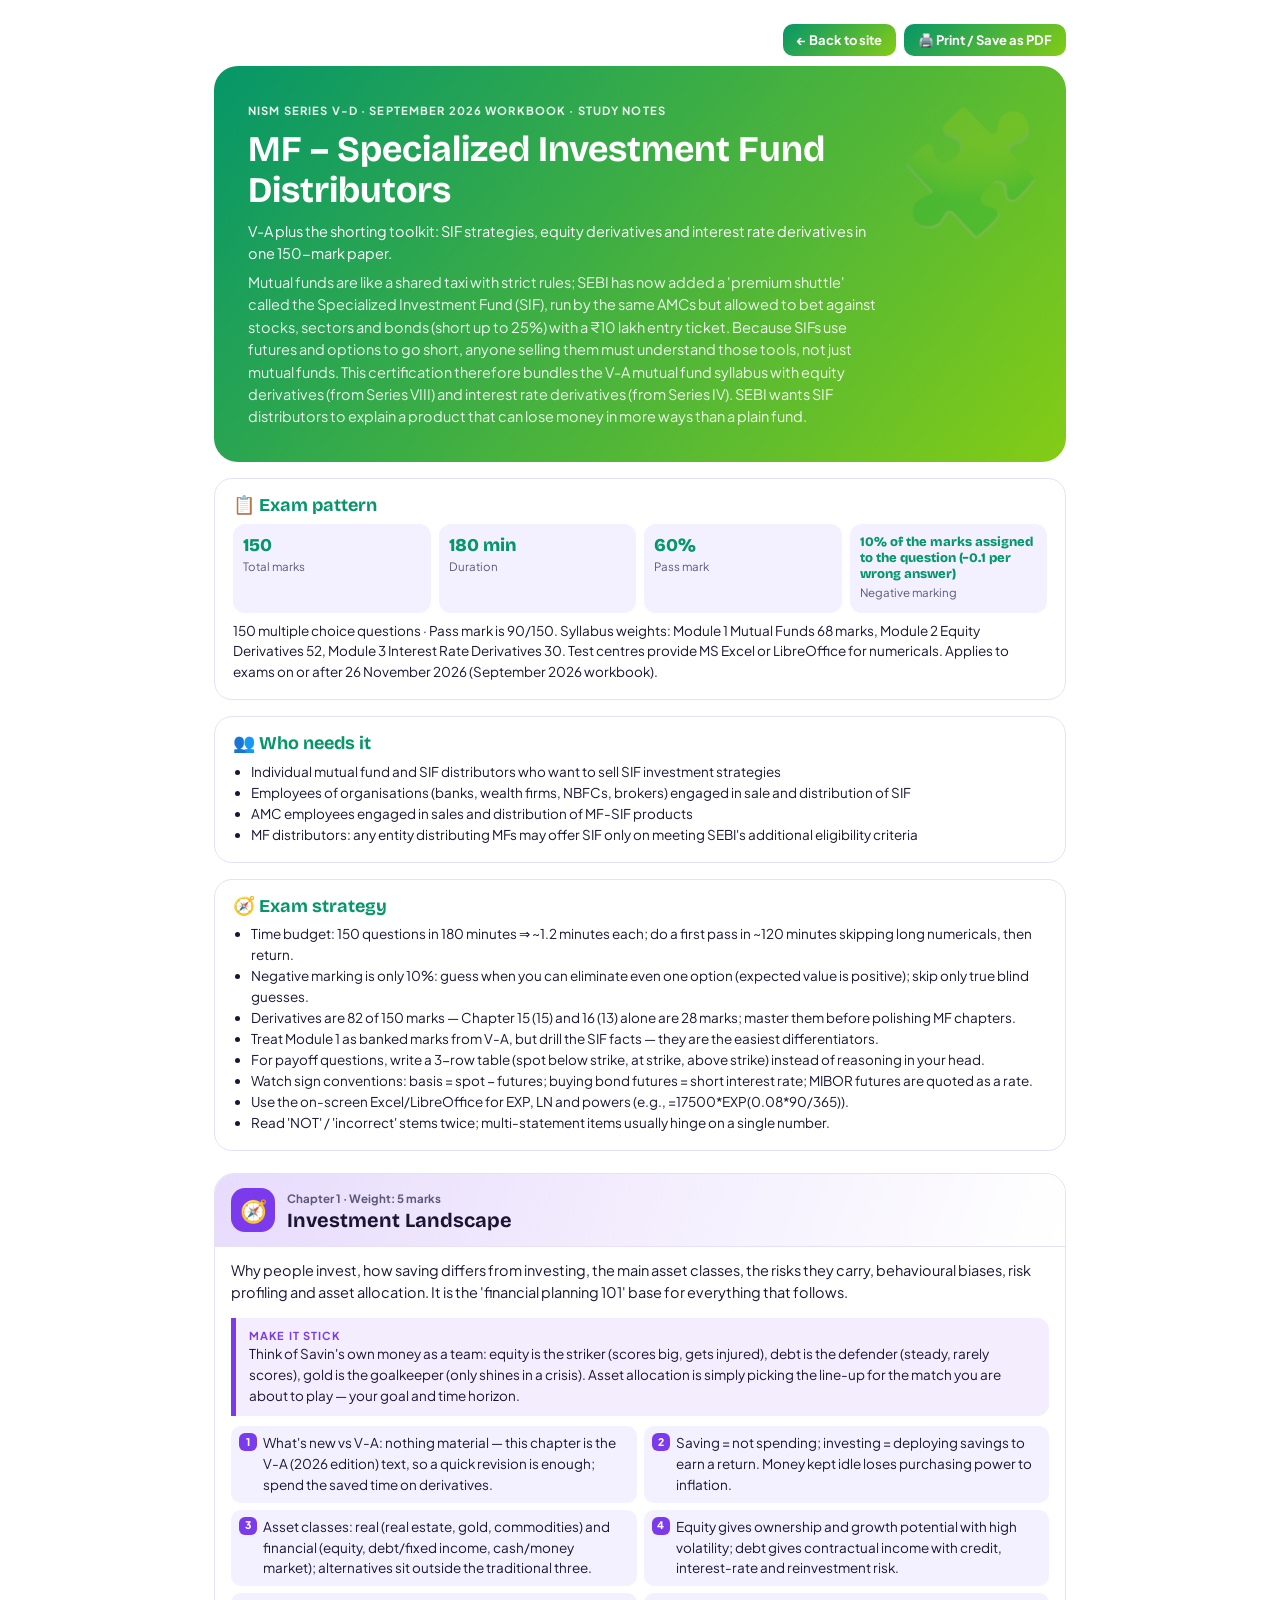
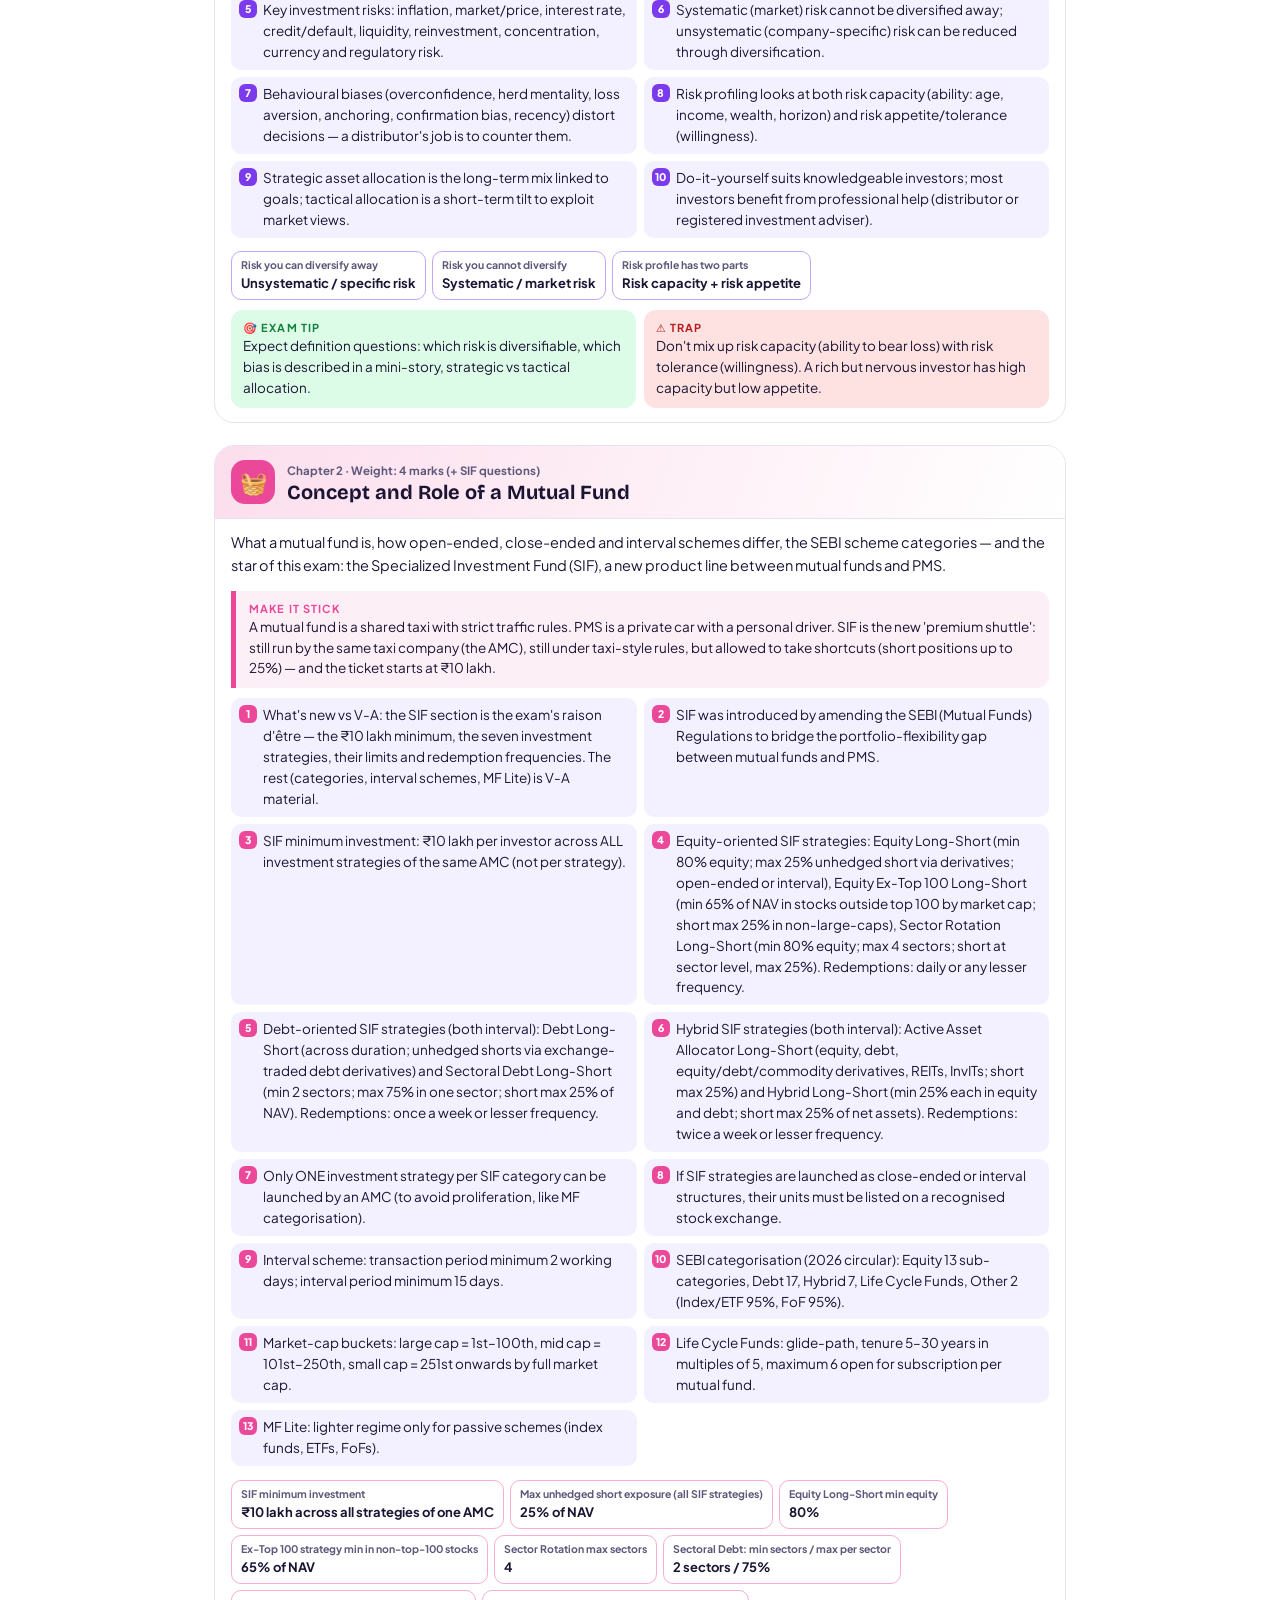
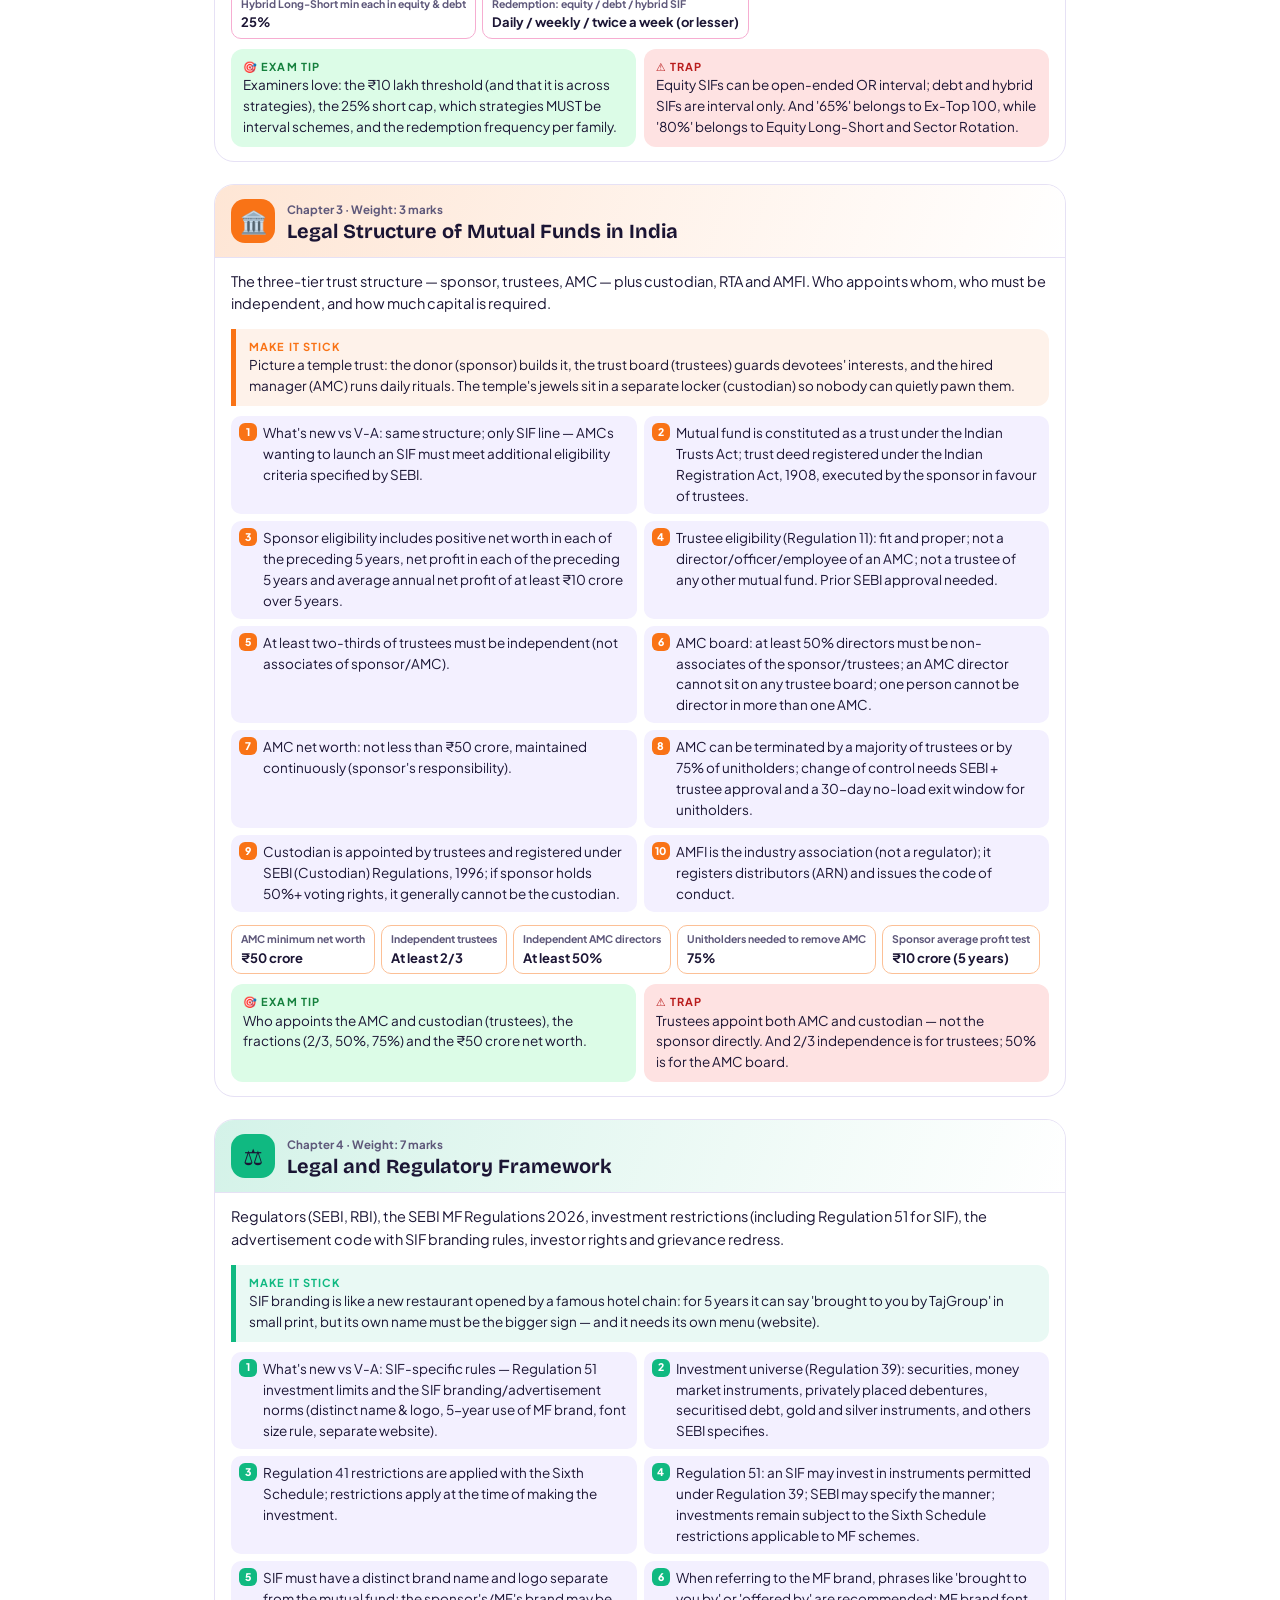
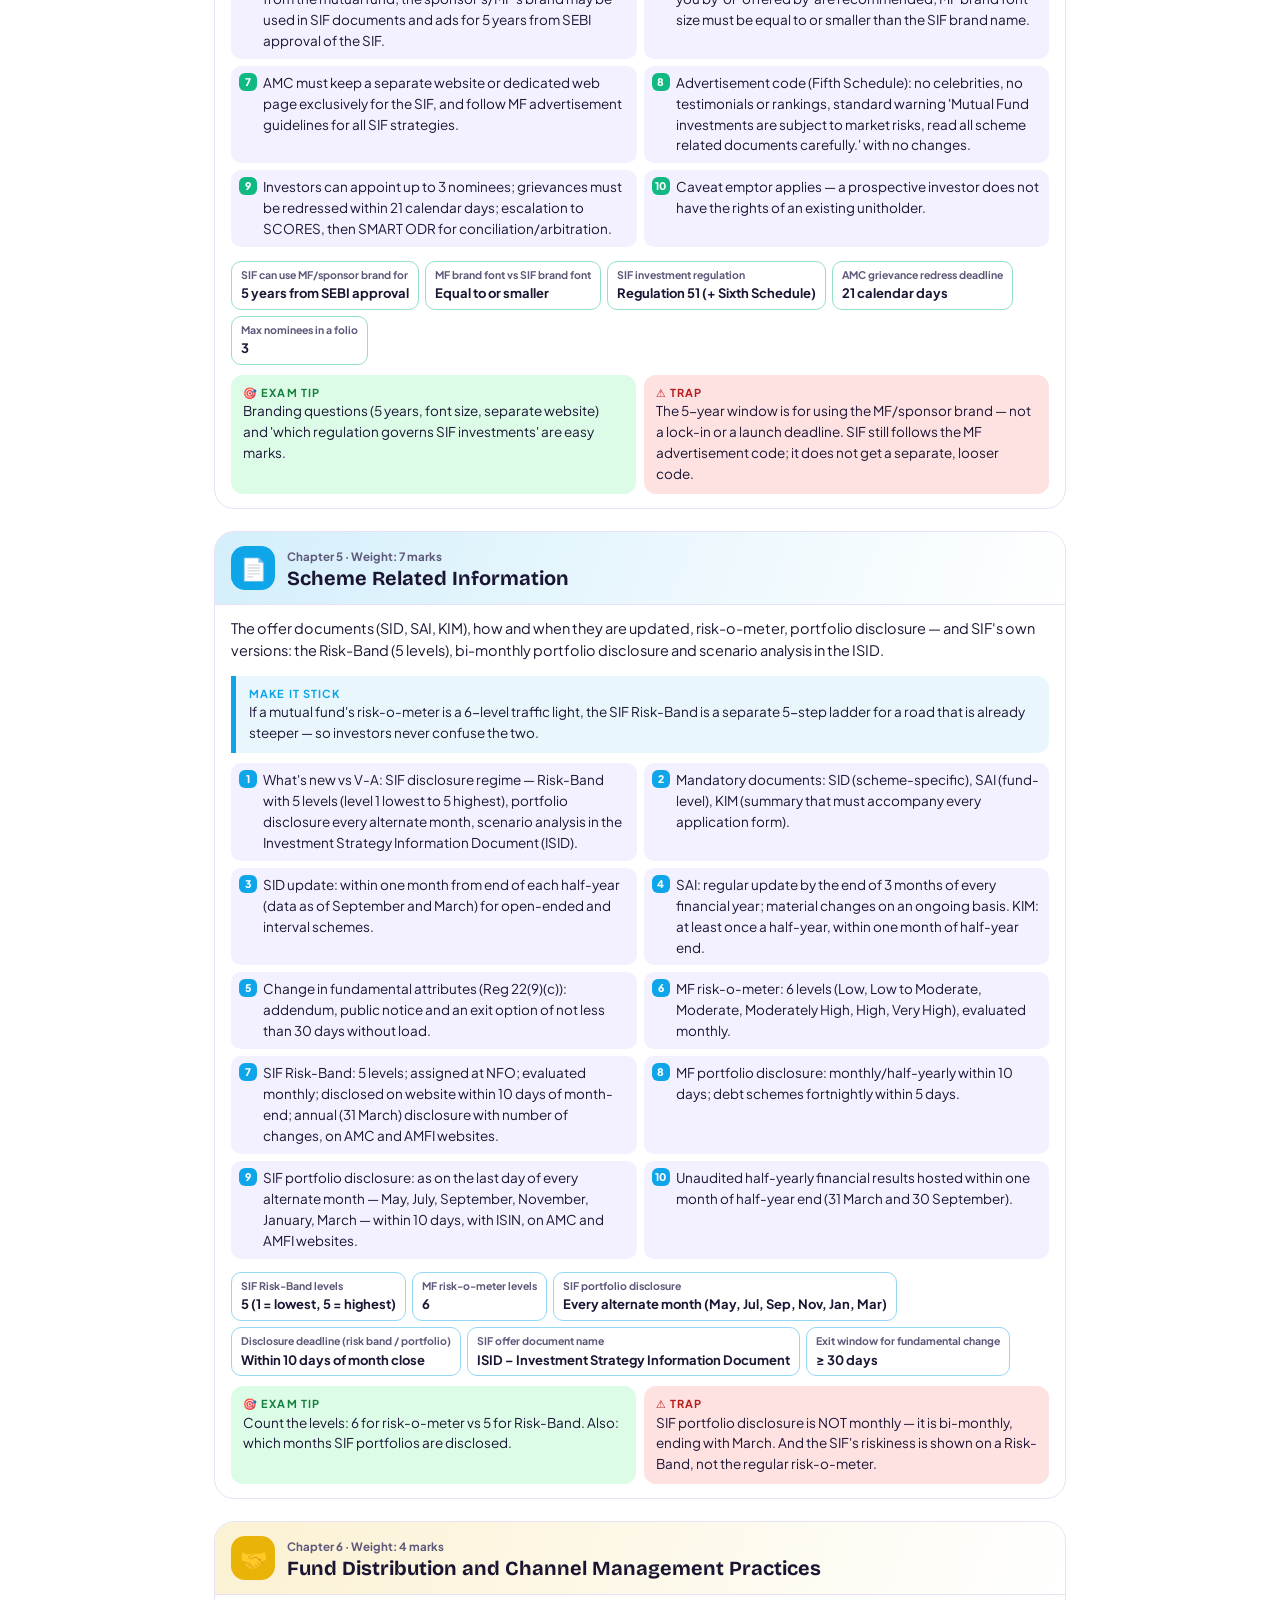
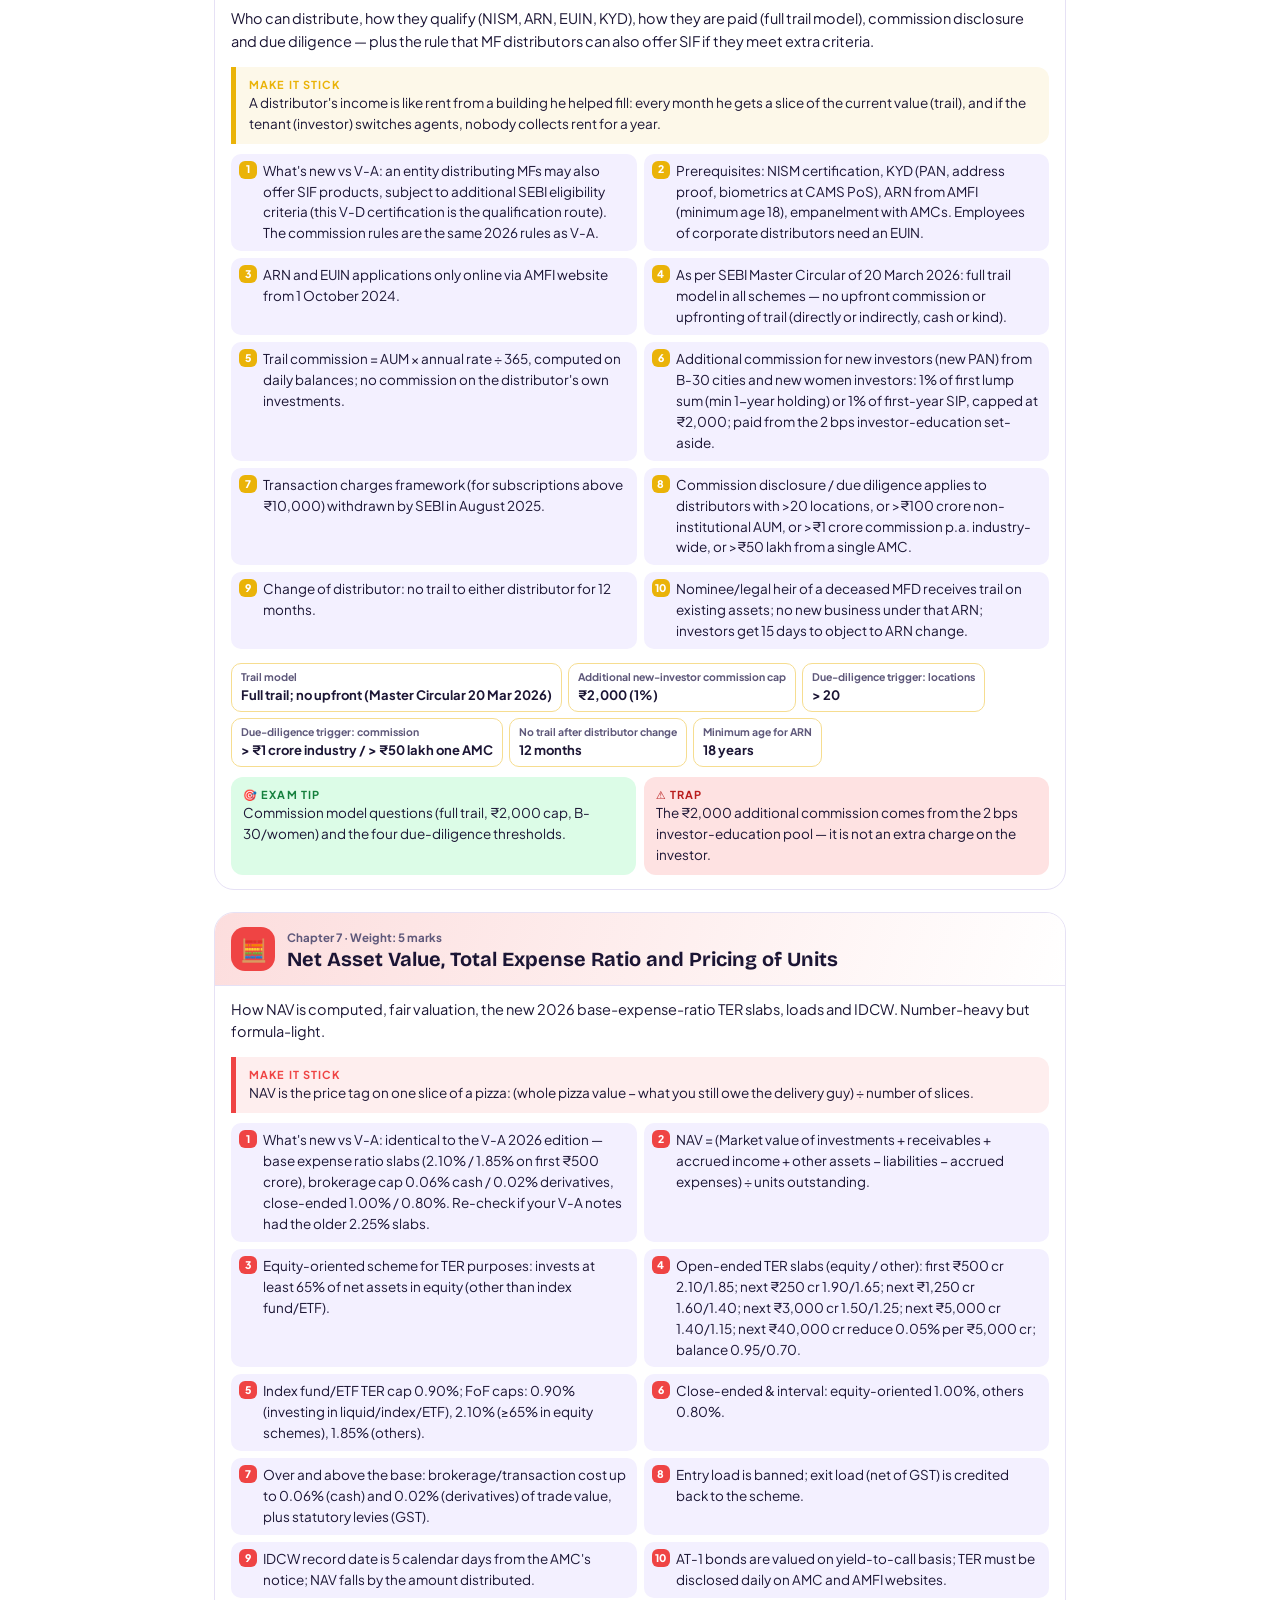
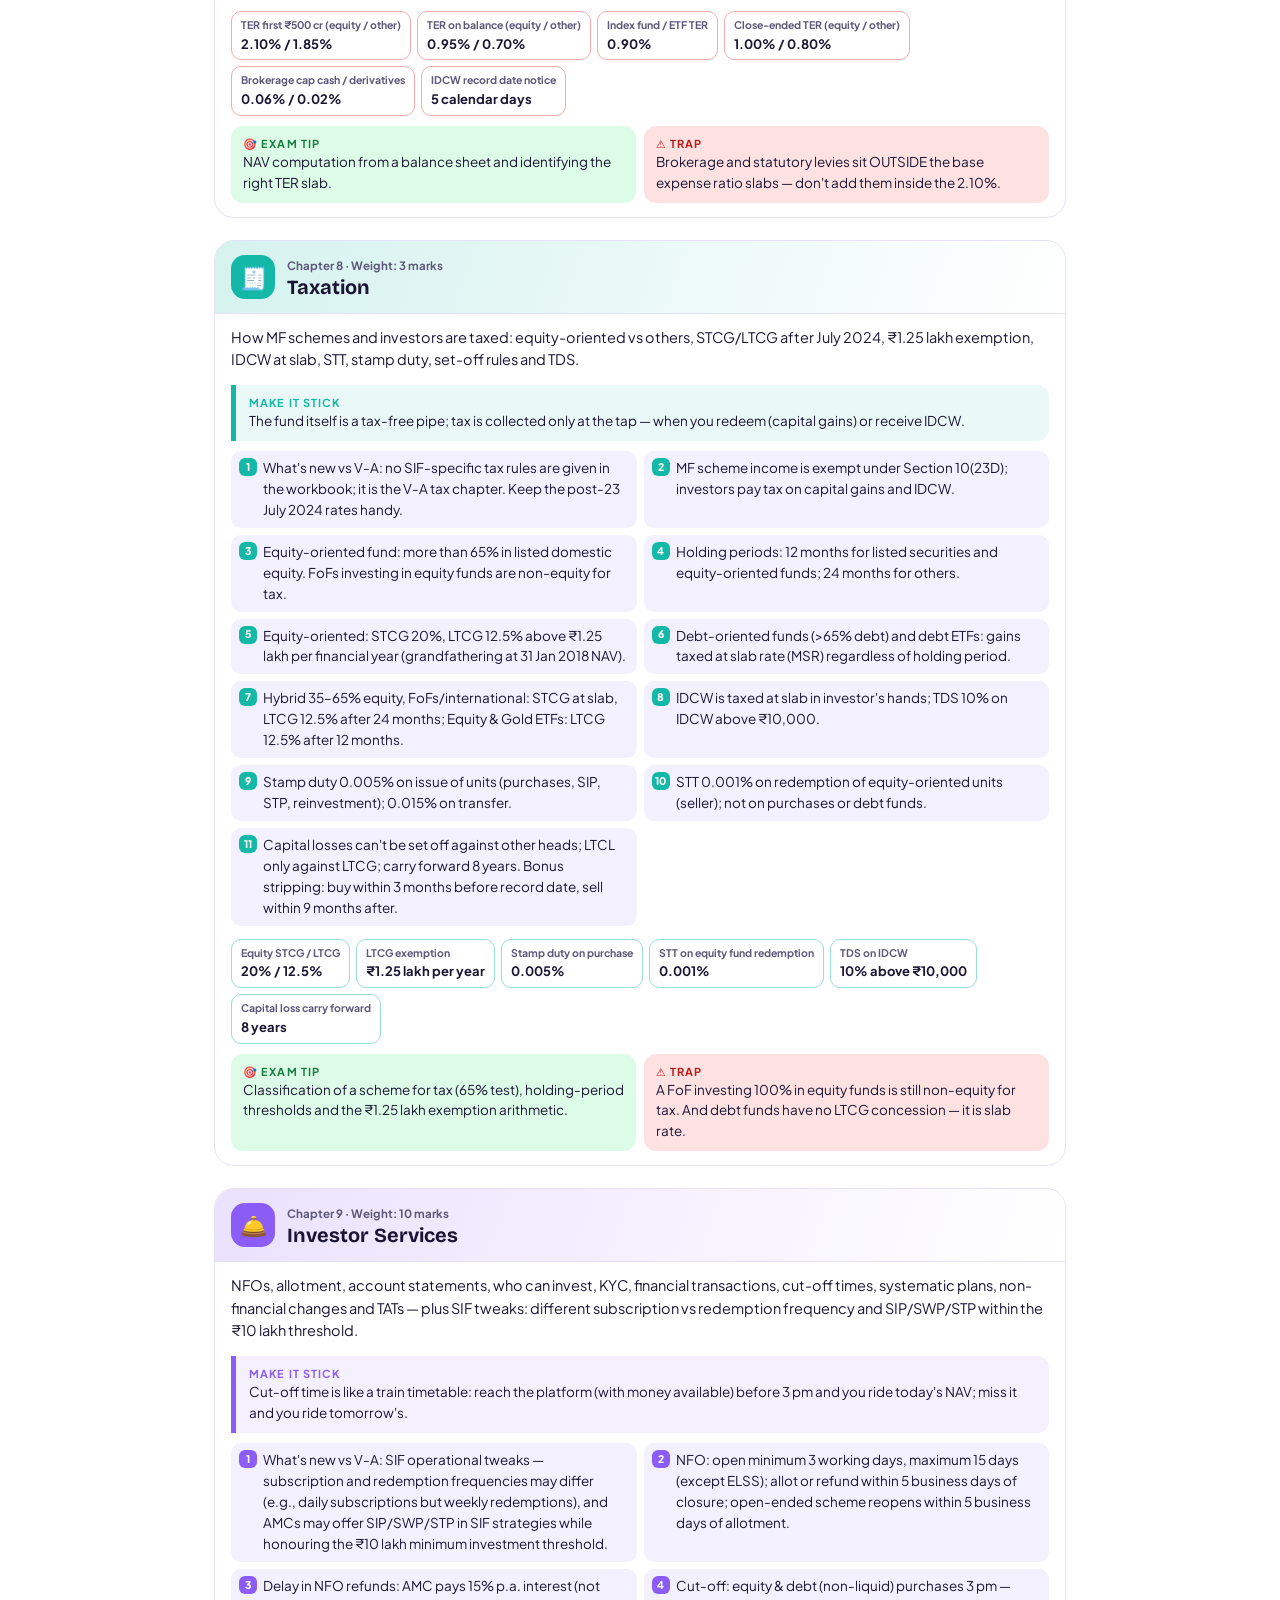
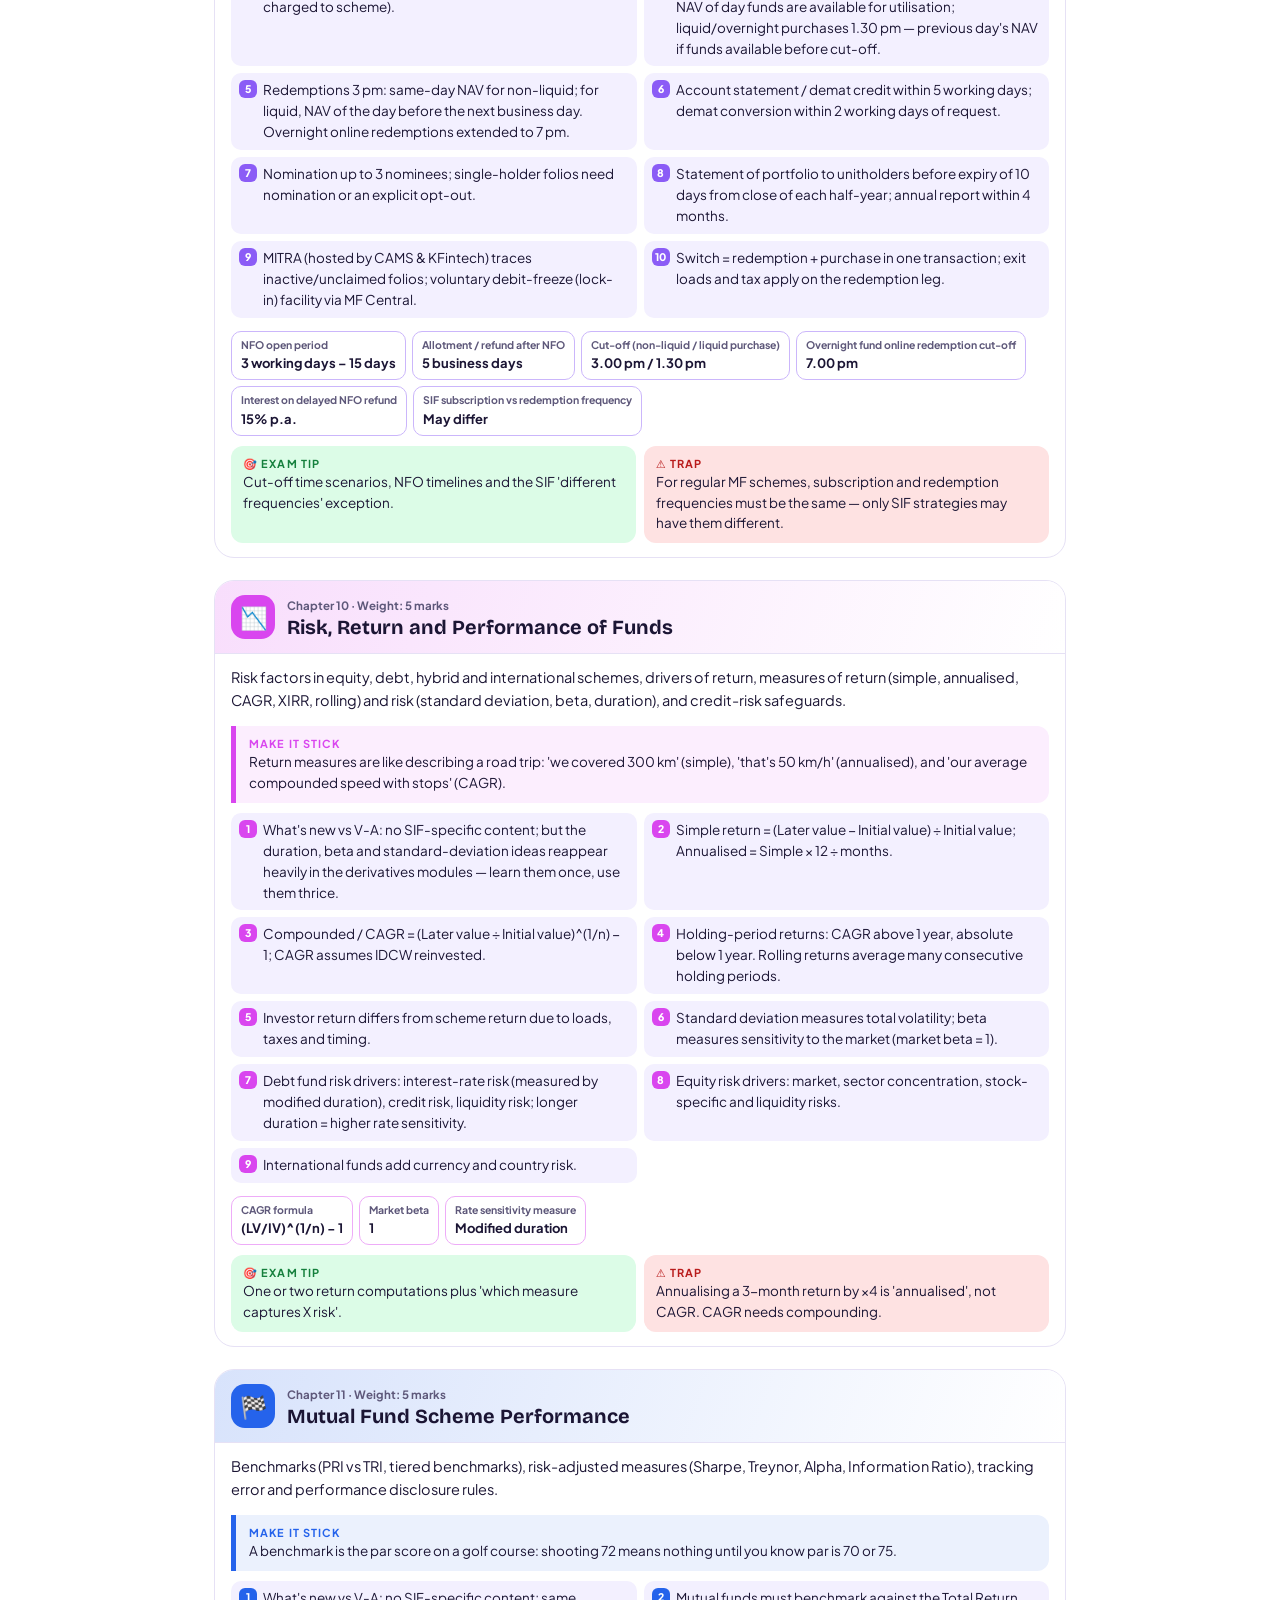
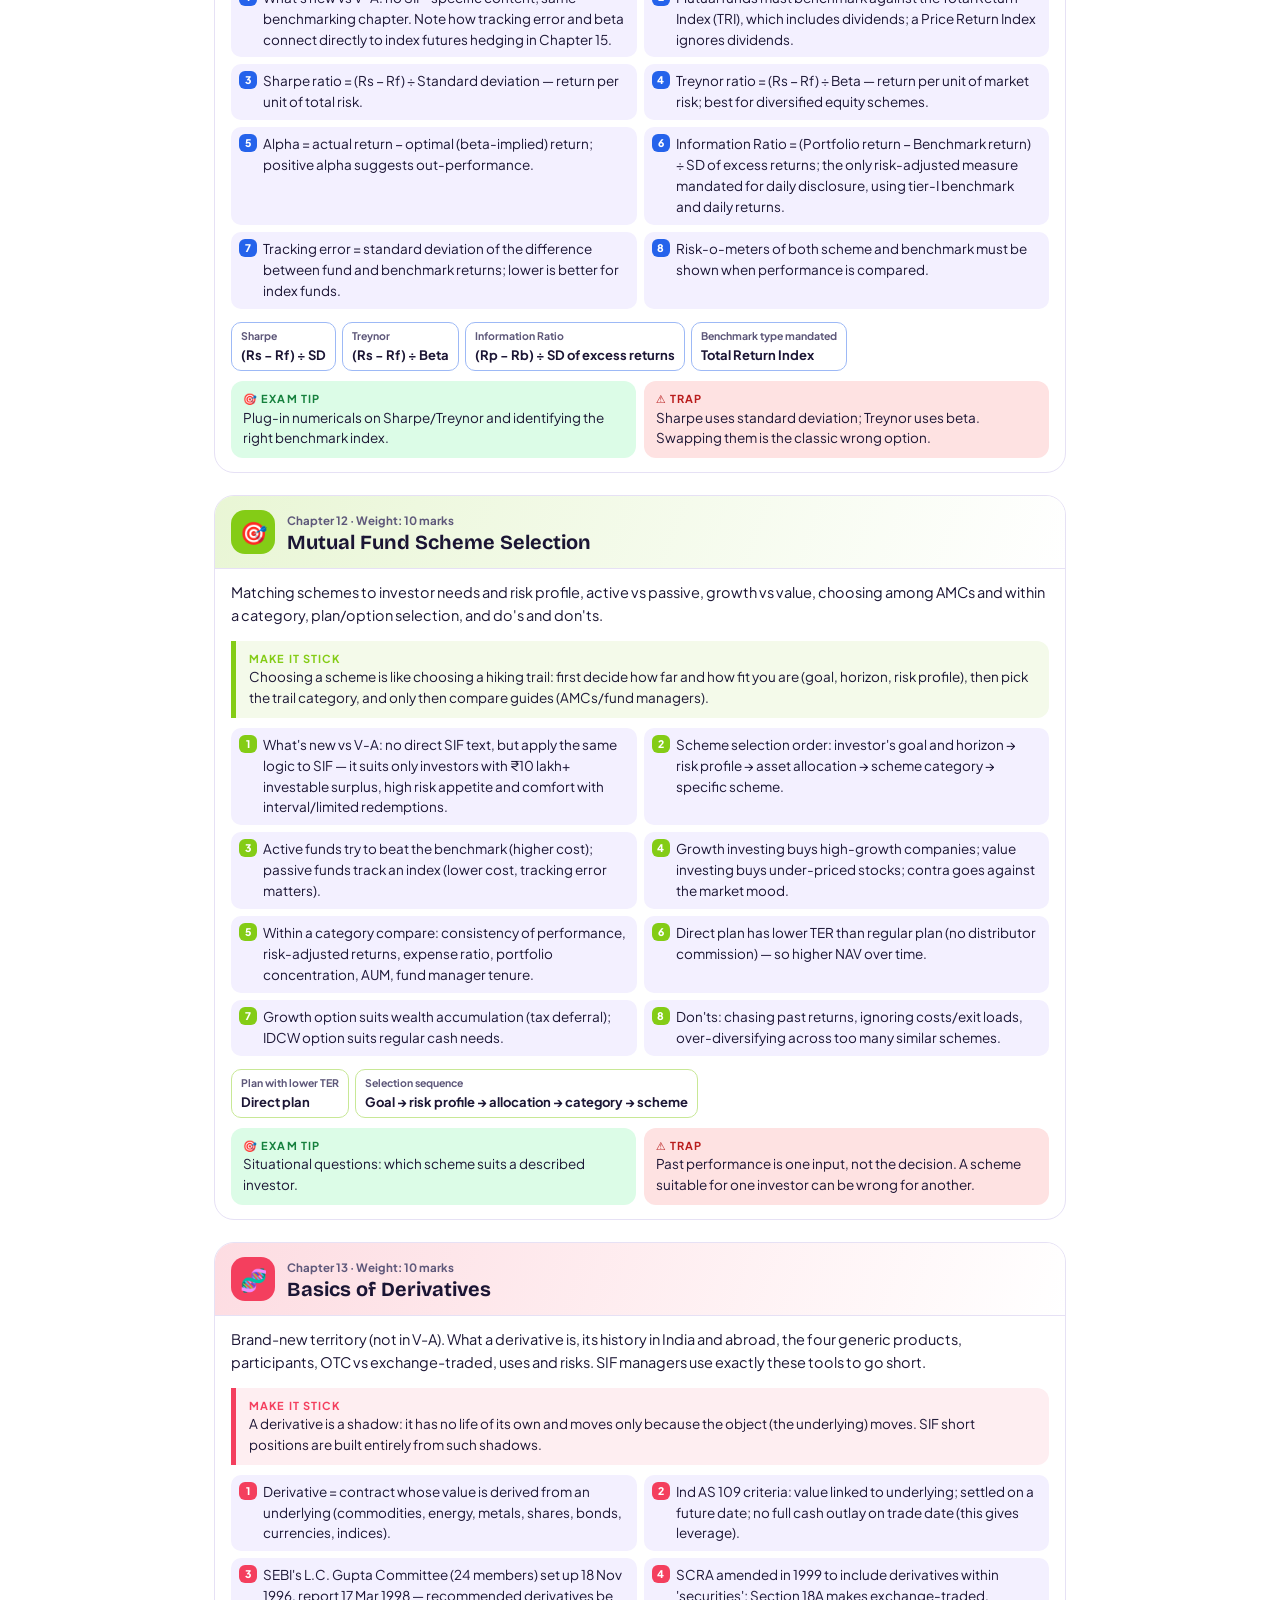
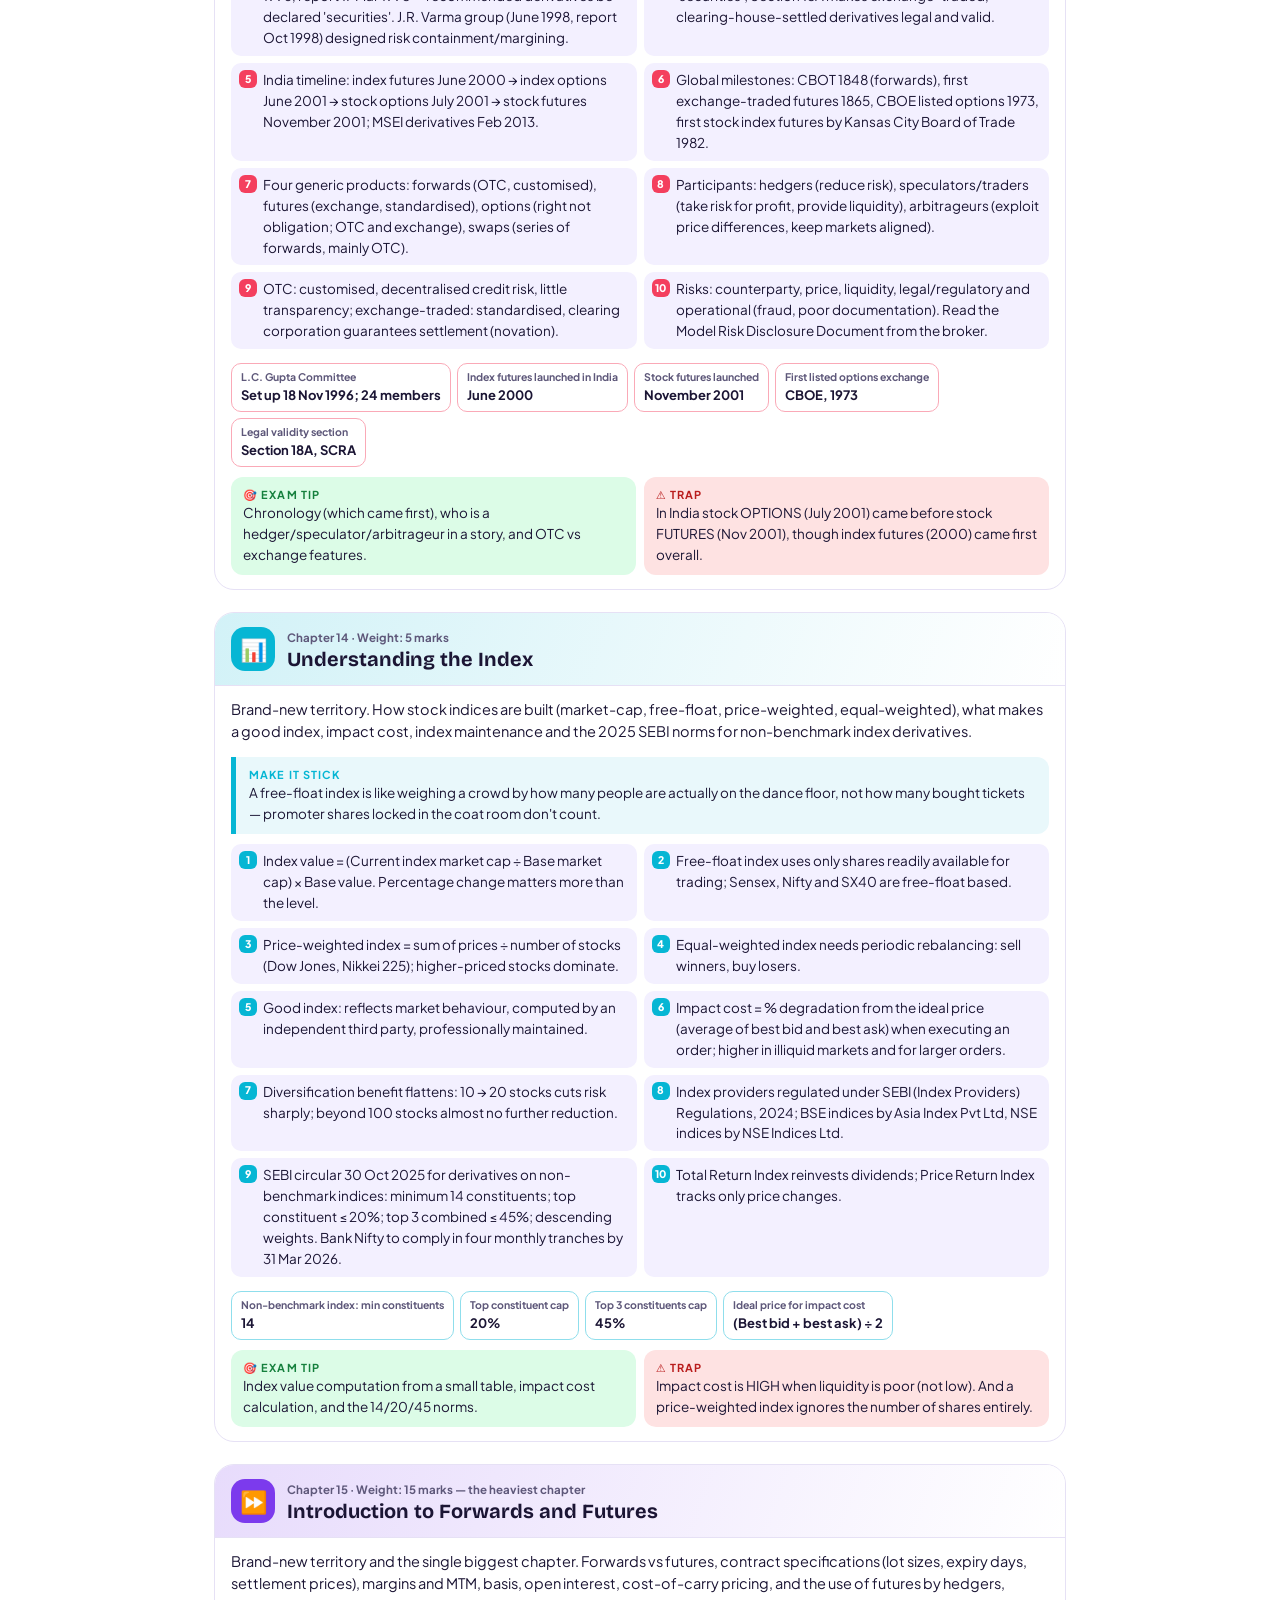
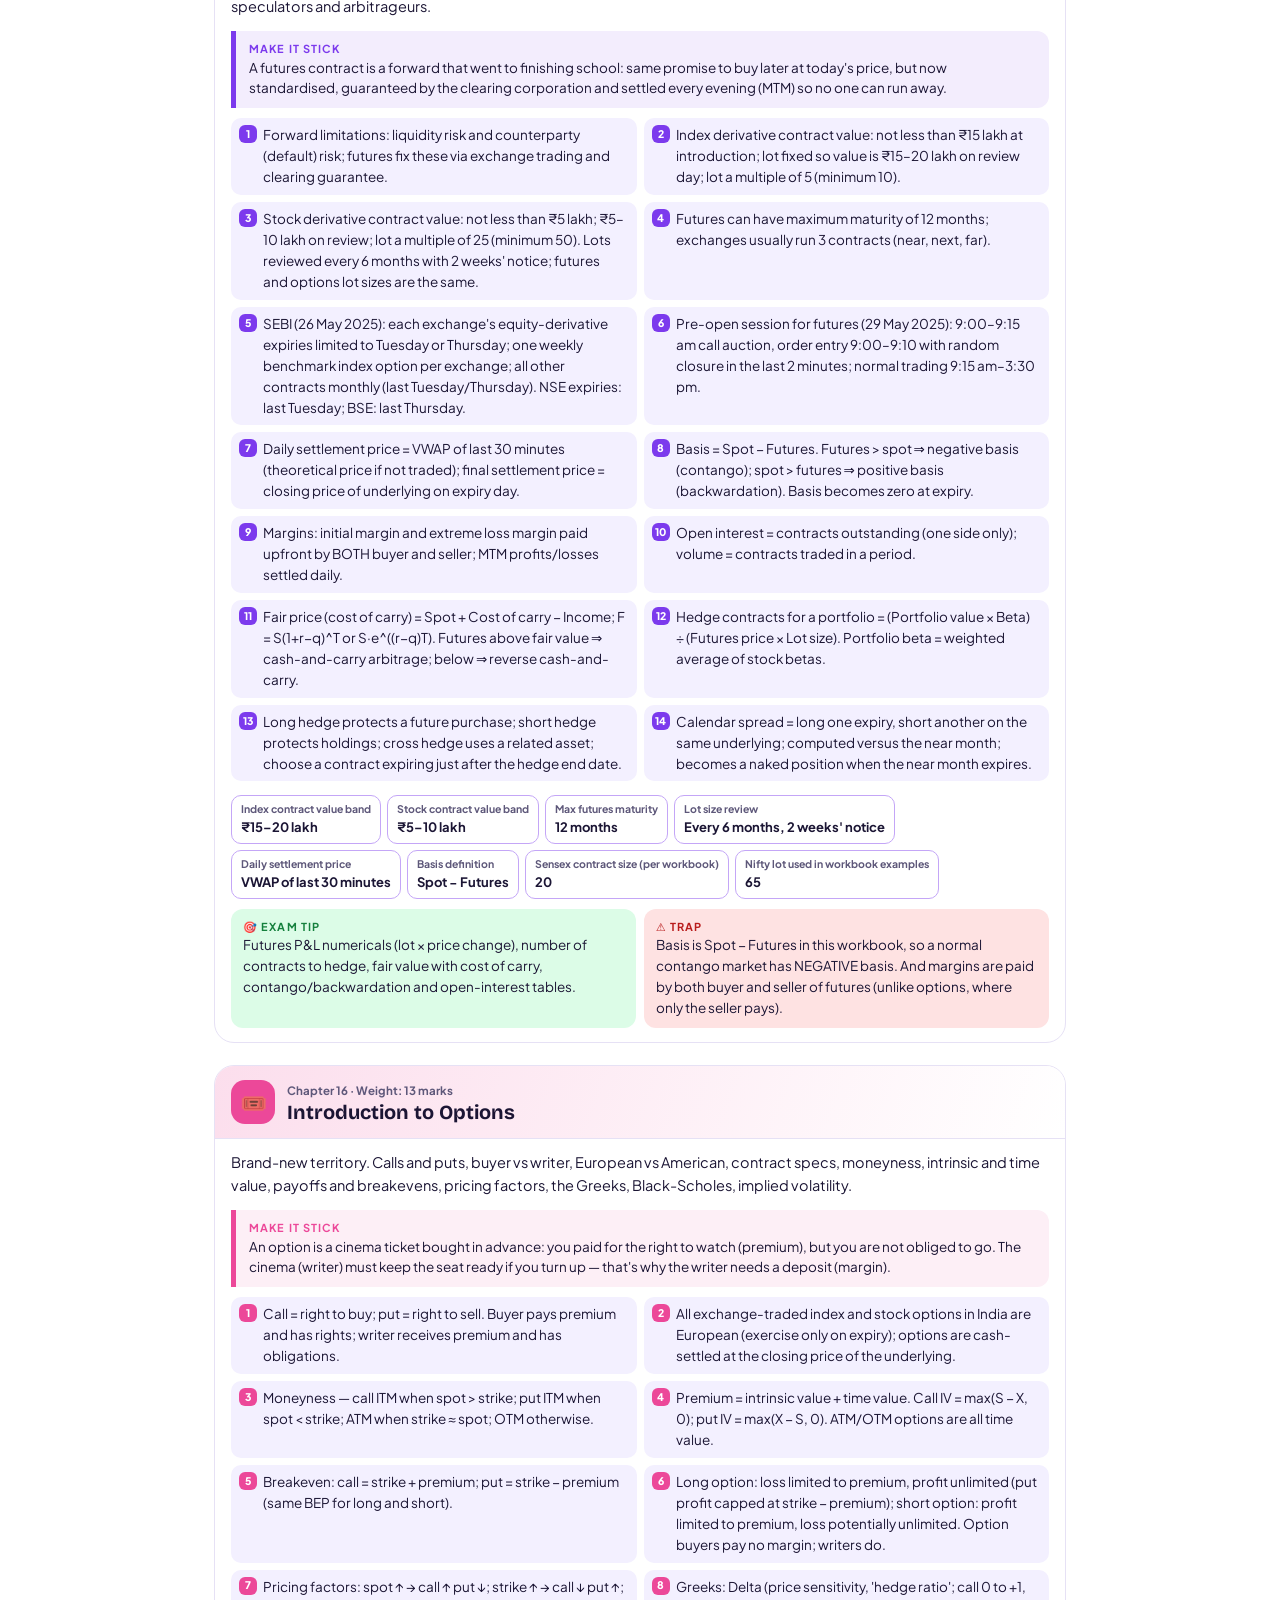
<file: notes/vd.html>
<!doctype html><html lang="en"><head><meta charset="utf-8"><meta name="viewport" content="width=device-width,initial-scale=1">
<title>Series V-D Study Notes</title>
<link href="https://fonts.googleapis.com/css2?family=Bricolage+Grotesque:opsz,wght@12..96,700;12..96,800&family=Plus+Jakarta+Sans:wght@400;600;700&family=JetBrains+Mono:wght@500&display=swap" rel="stylesheet">
<style>
:root{--c1:#059669;--c2:#84cc16;--ink:#1b1534;--muted:#5e587a;--soft:#f3f0ff;--line:#e6e1f5}
*{box-sizing:border-box;-webkit-print-color-adjust:exact;print-color-adjust:exact}
body{margin:0;background:#fff;color:var(--ink);font:13.5px/1.55 "Plus Jakarta Sans",system-ui,sans-serif}
.wrap{max-width:900px;margin:0 auto;padding:24px}
h1,h2,h3{font-family:"Bricolage Grotesque",sans-serif;margin:0;line-height:1.15}
.cover{border-radius:24px;padding:34px;color:#fff;background:linear-gradient(130deg,var(--c1),var(--c2));position:relative;overflow:hidden}
.cover::after{content:"🧩";position:absolute;right:20px;top:6px;font-size:120px;opacity:.2}
.cover small{letter-spacing:.1em;text-transform:uppercase;font-weight:700;opacity:.9}
.cover h1{font-size:36px;margin:8px 0}
.cover p{max-width:640px;margin:6px 0 0;font-size:14.5px}
.box{border:1px solid var(--line);border-radius:18px;padding:16px 18px;margin-top:16px;break-inside:avoid}
.box h3{font-size:18px;margin-bottom:8px;color:var(--c1)}
.kv{display:grid;grid-template-columns:repeat(4,1fr);gap:8px}
.kv div{background:var(--soft);border-radius:12px;padding:10px}
.kv b{display:block;font:800 18px "Bricolage Grotesque";color:var(--c1)} .kv span{font-size:11.5px;color:var(--muted)}
ul{margin:6px 0 0;padding-left:18px}
.chap{margin-top:22px;border:1px solid var(--line);border-radius:20px;padding:0 0 14px;overflow:hidden;break-inside:auto}
.chap header{display:flex;gap:12px;align-items:center;padding:14px 16px;background:linear-gradient(110deg,color-mix(in srgb,var(--hc) 18%,#fff),#fff);border-bottom:1px solid var(--line);break-after:avoid}
.chap .num{width:44px;height:44px;border-radius:14px;display:grid;place-items:center;font-size:22px;background:var(--hc);flex:none}
.chap small{color:var(--muted);font-weight:700;font-size:11.5px}
.chap h2{font-size:20px}
.chap > *:not(header){margin-left:16px;margin-right:16px}
.sum{font-size:14.5px;margin-top:12px}
.story{border-left:5px solid var(--hc);background:color-mix(in srgb,var(--hc) 9%,#fff);padding:9px 13px;border-radius:0 12px 12px 0;break-inside:avoid}
.story b,.co b{display:block;font-size:11px;letter-spacing:.1em;text-transform:uppercase;color:var(--hc)}
.kp{margin-top:10px;padding-left:0;list-style:none;counter-reset:k;display:grid;grid-template-columns:1fr 1fr;gap:7px}
.kp li{counter-increment:k;position:relative;background:var(--soft);border-radius:10px;padding:7px 10px 7px 32px;break-inside:avoid}
.kp li::before{content:counter(k);position:absolute;left:8px;top:7px;width:18px;height:18px;border-radius:6px;background:var(--hc);color:#fff;font-size:10.5px;font-weight:800;display:grid;place-items:center}
.mr{display:flex;flex-wrap:wrap;gap:6px;margin-top:6px}
.mr div{border:1.5px solid color-mix(in srgb,var(--hc) 45%,#fff);border-radius:10px;padding:5px 9px;break-inside:avoid}
.mr small{display:block;font-size:10.5px;color:var(--muted)} .mr b{font-size:13px}
.co{display:grid;grid-template-columns:1fr 1fr;gap:8px;margin-top:10px}
.co div{border-radius:12px;padding:9px 12px;break-inside:avoid}
.co .tip{background:#dcfce7} .co .tip b{color:#15803d} .co .trap{background:#fee2e2} .co .trap b{color:#b91c1c}
.grid{display:grid;grid-template-columns:1fr 1fr;gap:8px}
.f{border:1px solid var(--line);border-top:4px solid var(--c1);border-radius:12px;padding:10px 12px;break-inside:avoid}
.f code{display:block;font-family:"JetBrains Mono",monospace;background:var(--soft);padding:6px 8px;border-radius:8px;margin:5px 0;white-space:pre-wrap;font-size:12px}
.nums{display:grid;grid-template-columns:repeat(3,1fr);gap:7px}
.nums div{border:1px solid var(--line);border-radius:10px;padding:7px 10px;break-inside:avoid}
.nums b{display:block;color:var(--c2);font:800 15px "Bricolage Grotesque"} .nums span{font-size:11.5px;color:var(--muted)}
table{width:100%;border-collapse:collapse} td{border-bottom:1px solid var(--line);padding:5px 6px;vertical-align:top} td:first-child{font-weight:700;width:28%}
.qr{columns:2;column-gap:14px;padding-left:18px} .qr li{margin-bottom:5px;break-inside:avoid}
.pb{break-before:page}
.bar{display:flex;gap:8px;justify-content:flex-end;margin-bottom:10px}
.bar button,.bar a{font:700 13px "Plus Jakarta Sans";padding:8px 14px;border-radius:10px;border:0;background:linear-gradient(135deg,var(--c1),var(--c2));color:#fff;text-decoration:none;cursor:pointer}
@media (max-width:640px){.qr{columns:1}.kp,.grid,.co{grid-template-columns:1fr}.nums,.kv{grid-template-columns:1fr 1fr}.wrap{padding:16px}}
@media print{.bar{display:none}.wrap{padding:0}@page{margin:12mm}}
</style></head><body><div class="wrap">
<div class="bar"><a href="../index.html#/exam/vd">← Back to site</a><button onclick="print()">🖨️ Print / Save as PDF</button></div>
<div class="cover"><small>NISM Series V-D · September 2026 workbook · Study notes</small><h1>MF – Specialized Investment Fund Distributors</h1><p>V-A plus the shorting toolkit: SIF strategies, equity derivatives and interest rate derivatives in one 150-mark paper.</p><p style="opacity:.9">Mutual funds are like a shared taxi with strict rules; SEBI has now added a &#39;premium shuttle&#39; called the Specialized Investment Fund (SIF), run by the same AMCs but allowed to bet against stocks, sectors and bonds (short up to 25%) with a ₹10 lakh entry ticket. Because SIFs use futures and options to go short, anyone selling them must understand those tools, not just mutual funds. This certification therefore bundles the V-A mutual fund syllabus with equity derivatives (from Series VIII) and interest rate derivatives (from Series IV). SEBI wants SIF distributors to explain a product that can lose money in more ways than a plain fund.</p></div>
<div class="box"><h3>📋 Exam pattern</h3><div class="kv"><div><b>150</b><span>Total marks</span></div><div><b>180 min</b><span>Duration</span></div><div><b>60%</b><span>Pass mark</span></div><div><b style="font-size:13px">10% of the marks assigned to the question (−0.1 per wrong answer)</b><span>Negative marking</span></div></div>
<p style="margin:8px 0 0">150 multiple choice questions · Pass mark is 90/150. Syllabus weights: Module 1 Mutual Funds 68 marks, Module 2 Equity Derivatives 52, Module 3 Interest Rate Derivatives 30. Test centres provide MS Excel or LibreOffice for numericals. Applies to exams on or after 26 November 2026 (September 2026 workbook).</p></div>
<div class="box"><h3>👥 Who needs it</h3><ul><li>Individual mutual fund and SIF distributors who want to sell SIF investment strategies</li><li>Employees of organisations (banks, wealth firms, NBFCs, brokers) engaged in sale and distribution of SIF</li><li>AMC employees engaged in sales and distribution of MF-SIF products</li><li>MF distributors: any entity distributing MFs may offer SIF only on meeting SEBI&#39;s additional eligibility criteria</li></ul></div>
<div class="box"><h3>🧭 Exam strategy</h3><ul><li>Time budget: 150 questions in 180 minutes ⇒ ~1.2 minutes each; do a first pass in ~120 minutes skipping long numericals, then return.</li><li>Negative marking is only 10%: guess when you can eliminate even one option (expected value is positive); skip only true blind guesses.</li><li>Derivatives are 82 of 150 marks — Chapter 15 (15) and 16 (13) alone are 28 marks; master them before polishing MF chapters.</li><li>Treat Module 1 as banked marks from V-A, but drill the SIF facts — they are the easiest differentiators.</li><li>For payoff questions, write a 3-row table (spot below strike, at strike, above strike) instead of reasoning in your head.</li><li>Watch sign conventions: basis = spot − futures; buying bond futures = short interest rate; MIBOR futures are quoted as a rate.</li><li>Use the on-screen Excel/LibreOffice for EXP, LN and powers (e.g., =17500*EXP(0.08*90/365)).</li><li>Read &#39;NOT&#39; / &#39;incorrect&#39; stems twice; multi-statement items usually hinge on a single number.</li></ul></div>
<section class="chap" style="--hc:#7c3aed">
      <header><div class="num">🧭</div><div><small>Chapter 1 · Weight: 5 marks</small><h2>Investment Landscape</h2></div></header>
      <p class="sum">Why people invest, how saving differs from investing, the main asset classes, the risks they carry, behavioural biases, risk profiling and asset allocation. It is the &#39;financial planning 101&#39; base for everything that follows.</p>
      <div class="story"><b>Make it stick</b>Think of Savin&#39;s own money as a team: equity is the striker (scores big, gets injured), debt is the defender (steady, rarely scores), gold is the goalkeeper (only shines in a crisis). Asset allocation is simply picking the line-up for the match you are about to play — your goal and time horizon.</div>
      <ol class="kp"><li>What&#39;s new vs V-A: nothing material — this chapter is the V-A (2026 edition) text, so a quick revision is enough; spend the saved time on derivatives.</li><li>Saving = not spending; investing = deploying savings to earn a return. Money kept idle loses purchasing power to inflation.</li><li>Asset classes: real (real estate, gold, commodities) and financial (equity, debt/fixed income, cash/money market); alternatives sit outside the traditional three.</li><li>Equity gives ownership and growth potential with high volatility; debt gives contractual income with credit, interest-rate and reinvestment risk.</li><li>Key investment risks: inflation, market/price, interest rate, credit/default, liquidity, reinvestment, concentration, currency and regulatory risk.</li><li>Systematic (market) risk cannot be diversified away; unsystematic (company-specific) risk can be reduced through diversification.</li><li>Behavioural biases (overconfidence, herd mentality, loss aversion, anchoring, confirmation bias, recency) distort decisions — a distributor&#39;s job is to counter them.</li><li>Risk profiling looks at both risk capacity (ability: age, income, wealth, horizon) and risk appetite/tolerance (willingness).</li><li>Strategic asset allocation is the long-term mix linked to goals; tactical allocation is a short-term tilt to exploit market views.</li><li>Do-it-yourself suits knowledgeable investors; most investors benefit from professional help (distributor or registered investment adviser).</li></ol>
      <div class="mr"><div><small>Risk you can diversify away</small><b>Unsystematic / specific risk</b></div><div><small>Risk you cannot diversify</small><b>Systematic / market risk</b></div><div><small>Risk profile has two parts</small><b>Risk capacity + risk appetite</b></div></div>
      <div class="co"><div class="tip"><b>🎯 Exam tip</b>Expect definition questions: which risk is diversifiable, which bias is described in a mini-story, strategic vs tactical allocation.</div><div class="trap"><b>⚠️ Trap</b>Don&#39;t mix up risk capacity (ability to bear loss) with risk tolerance (willingness). A rich but nervous investor has high capacity but low appetite.</div></div>
    </section><section class="chap" style="--hc:#ec4899">
      <header><div class="num">🧺</div><div><small>Chapter 2 · Weight: 4 marks (+ SIF questions)</small><h2>Concept and Role of a Mutual Fund</h2></div></header>
      <p class="sum">What a mutual fund is, how open-ended, close-ended and interval schemes differ, the SEBI scheme categories — and the star of this exam: the Specialized Investment Fund (SIF), a new product line between mutual funds and PMS.</p>
      <div class="story"><b>Make it stick</b>A mutual fund is a shared taxi with strict traffic rules. PMS is a private car with a personal driver. SIF is the new &#39;premium shuttle&#39;: still run by the same taxi company (the AMC), still under taxi-style rules, but allowed to take shortcuts (short positions up to 25%) — and the ticket starts at ₹10 lakh.</div>
      <ol class="kp"><li>What&#39;s new vs V-A: the SIF section is the exam&#39;s raison d&#39;être — the ₹10 lakh minimum, the seven investment strategies, their limits and redemption frequencies. The rest (categories, interval schemes, MF Lite) is V-A material.</li><li>SIF was introduced by amending the SEBI (Mutual Funds) Regulations to bridge the portfolio-flexibility gap between mutual funds and PMS.</li><li>SIF minimum investment: ₹10 lakh per investor across ALL investment strategies of the same AMC (not per strategy).</li><li>Equity-oriented SIF strategies: Equity Long-Short (min 80% equity; max 25% unhedged short via derivatives; open-ended or interval), Equity Ex-Top 100 Long-Short (min 65% of NAV in stocks outside top 100 by market cap; short max 25% in non-large-caps), Sector Rotation Long-Short (min 80% equity; max 4 sectors; short at sector level, max 25%). Redemptions: daily or any lesser frequency.</li><li>Debt-oriented SIF strategies (both interval): Debt Long-Short (across duration; unhedged shorts via exchange-traded debt derivatives) and Sectoral Debt Long-Short (min 2 sectors; max 75% in one sector; short max 25% of NAV). Redemptions: once a week or lesser frequency.</li><li>Hybrid SIF strategies (both interval): Active Asset Allocator Long-Short (equity, debt, equity/debt/commodity derivatives, REITs, InvITs; short max 25%) and Hybrid Long-Short (min 25% each in equity and debt; short max 25% of net assets). Redemptions: twice a week or lesser frequency.</li><li>Only ONE investment strategy per SIF category can be launched by an AMC (to avoid proliferation, like MF categorisation).</li><li>If SIF strategies are launched as close-ended or interval structures, their units must be listed on a recognised stock exchange.</li><li>Interval scheme: transaction period minimum 2 working days; interval period minimum 15 days.</li><li>SEBI categorisation (2026 circular): Equity 13 sub-categories, Debt 17, Hybrid 7, Life Cycle Funds, Other 2 (Index/ETF 95%, FoF 95%).</li><li>Market-cap buckets: large cap = 1st–100th, mid cap = 101st–250th, small cap = 251st onwards by full market cap.</li><li>Life Cycle Funds: glide-path, tenure 5–30 years in multiples of 5, maximum 6 open for subscription per mutual fund.</li><li>MF Lite: lighter regime only for passive schemes (index funds, ETFs, FoFs).</li></ol>
      <div class="mr"><div><small>SIF minimum investment</small><b>₹10 lakh across all strategies of one AMC</b></div><div><small>Max unhedged short exposure (all SIF strategies)</small><b>25% of NAV</b></div><div><small>Equity Long-Short min equity</small><b>80%</b></div><div><small>Ex-Top 100 strategy min in non-top-100 stocks</small><b>65% of NAV</b></div><div><small>Sector Rotation max sectors</small><b>4</b></div><div><small>Sectoral Debt: min sectors / max per sector</small><b>2 sectors / 75%</b></div><div><small>Hybrid Long-Short min each in equity &amp; debt</small><b>25%</b></div><div><small>Redemption: equity / debt / hybrid SIF</small><b>Daily / weekly / twice a week (or lesser)</b></div></div>
      <div class="co"><div class="tip"><b>🎯 Exam tip</b>Examiners love: the ₹10 lakh threshold (and that it is across strategies), the 25% short cap, which strategies MUST be interval schemes, and the redemption frequency per family.</div><div class="trap"><b>⚠️ Trap</b>Equity SIFs can be open-ended OR interval; debt and hybrid SIFs are interval only. And &#39;65%&#39; belongs to Ex-Top 100, while &#39;80%&#39; belongs to Equity Long-Short and Sector Rotation.</div></div>
    </section><section class="chap" style="--hc:#f97316">
      <header><div class="num">🏛️</div><div><small>Chapter 3 · Weight: 3 marks</small><h2>Legal Structure of Mutual Funds in India</h2></div></header>
      <p class="sum">The three-tier trust structure — sponsor, trustees, AMC — plus custodian, RTA and AMFI. Who appoints whom, who must be independent, and how much capital is required.</p>
      <div class="story"><b>Make it stick</b>Picture a temple trust: the donor (sponsor) builds it, the trust board (trustees) guards devotees&#39; interests, and the hired manager (AMC) runs daily rituals. The temple&#39;s jewels sit in a separate locker (custodian) so nobody can quietly pawn them.</div>
      <ol class="kp"><li>What&#39;s new vs V-A: same structure; only SIF line — AMCs wanting to launch an SIF must meet additional eligibility criteria specified by SEBI.</li><li>Mutual fund is constituted as a trust under the Indian Trusts Act; trust deed registered under the Indian Registration Act, 1908, executed by the sponsor in favour of trustees.</li><li>Sponsor eligibility includes positive net worth in each of the preceding 5 years, net profit in each of the preceding 5 years and average annual net profit of at least ₹10 crore over 5 years.</li><li>Trustee eligibility (Regulation 11): fit and proper; not a director/officer/employee of an AMC; not a trustee of any other mutual fund. Prior SEBI approval needed.</li><li>At least two-thirds of trustees must be independent (not associates of sponsor/AMC).</li><li>AMC board: at least 50% directors must be non-associates of the sponsor/trustees; an AMC director cannot sit on any trustee board; one person cannot be director in more than one AMC.</li><li>AMC net worth: not less than ₹50 crore, maintained continuously (sponsor&#39;s responsibility).</li><li>AMC can be terminated by a majority of trustees or by 75% of unitholders; change of control needs SEBI + trustee approval and a 30-day no-load exit window for unitholders.</li><li>Custodian is appointed by trustees and registered under SEBI (Custodian) Regulations, 1996; if sponsor holds 50%+ voting rights, it generally cannot be the custodian.</li><li>AMFI is the industry association (not a regulator); it registers distributors (ARN) and issues the code of conduct.</li></ol>
      <div class="mr"><div><small>AMC minimum net worth</small><b>₹50 crore</b></div><div><small>Independent trustees</small><b>At least 2/3</b></div><div><small>Independent AMC directors</small><b>At least 50%</b></div><div><small>Unitholders needed to remove AMC</small><b>75%</b></div><div><small>Sponsor average profit test</small><b>₹10 crore (5 years)</b></div></div>
      <div class="co"><div class="tip"><b>🎯 Exam tip</b>Who appoints the AMC and custodian (trustees), the fractions (2/3, 50%, 75%) and the ₹50 crore net worth.</div><div class="trap"><b>⚠️ Trap</b>Trustees appoint both AMC and custodian — not the sponsor directly. And 2/3 independence is for trustees; 50% is for the AMC board.</div></div>
    </section><section class="chap" style="--hc:#10b981">
      <header><div class="num">⚖️</div><div><small>Chapter 4 · Weight: 7 marks</small><h2>Legal and Regulatory Framework</h2></div></header>
      <p class="sum">Regulators (SEBI, RBI), the SEBI MF Regulations 2026, investment restrictions (including Regulation 51 for SIF), the advertisement code with SIF branding rules, investor rights and grievance redress.</p>
      <div class="story"><b>Make it stick</b>SIF branding is like a new restaurant opened by a famous hotel chain: for 5 years it can say &#39;brought to you by TajGroup&#39; in small print, but its own name must be the bigger sign — and it needs its own menu (website).</div>
      <ol class="kp"><li>What&#39;s new vs V-A: SIF-specific rules — Regulation 51 investment limits and the SIF branding/advertisement norms (distinct name &amp; logo, 5-year use of MF brand, font size rule, separate website).</li><li>Investment universe (Regulation 39): securities, money market instruments, privately placed debentures, securitised debt, gold and silver instruments, and others SEBI specifies.</li><li>Regulation 41 restrictions are applied with the Sixth Schedule; restrictions apply at the time of making the investment.</li><li>Regulation 51: an SIF may invest in instruments permitted under Regulation 39; SEBI may specify the manner; investments remain subject to the Sixth Schedule restrictions applicable to MF schemes.</li><li>SIF must have a distinct brand name and logo separate from the mutual fund; the sponsor&#39;s/MF&#39;s brand may be used in SIF documents and ads for 5 years from SEBI approval of the SIF.</li><li>When referring to the MF brand, phrases like &#39;brought to you by&#39; or &#39;offered by&#39; are recommended; MF brand font size must be equal to or smaller than the SIF brand name.</li><li>AMC must keep a separate website or dedicated web page exclusively for the SIF, and follow MF advertisement guidelines for all SIF strategies.</li><li>Advertisement code (Fifth Schedule): no celebrities, no testimonials or rankings, standard warning &#39;Mutual Fund investments are subject to market risks, read all scheme related documents carefully.&#39; with no changes.</li><li>Investors can appoint up to 3 nominees; grievances must be redressed within 21 calendar days; escalation to SCORES, then SMART ODR for conciliation/arbitration.</li><li>Caveat emptor applies — a prospective investor does not have the rights of an existing unitholder.</li></ol>
      <div class="mr"><div><small>SIF can use MF/sponsor brand for</small><b>5 years from SEBI approval</b></div><div><small>MF brand font vs SIF brand font</small><b>Equal to or smaller</b></div><div><small>SIF investment regulation</small><b>Regulation 51 (+ Sixth Schedule)</b></div><div><small>AMC grievance redress deadline</small><b>21 calendar days</b></div><div><small>Max nominees in a folio</small><b>3</b></div></div>
      <div class="co"><div class="tip"><b>🎯 Exam tip</b>Branding questions (5 years, font size, separate website) and &#39;which regulation governs SIF investments&#39; are easy marks.</div><div class="trap"><b>⚠️ Trap</b>The 5-year window is for using the MF/sponsor brand — not a lock-in or a launch deadline. SIF still follows the MF advertisement code; it does not get a separate, looser code.</div></div>
    </section><section class="chap" style="--hc:#0ea5e9">
      <header><div class="num">📄</div><div><small>Chapter 5 · Weight: 7 marks</small><h2>Scheme Related Information</h2></div></header>
      <p class="sum">The offer documents (SID, SAI, KIM), how and when they are updated, risk-o-meter, portfolio disclosure — and SIF&#39;s own versions: the Risk-Band (5 levels), bi-monthly portfolio disclosure and scenario analysis in the ISID.</p>
      <div class="story"><b>Make it stick</b>If a mutual fund&#39;s risk-o-meter is a 6-level traffic light, the SIF Risk-Band is a separate 5-step ladder for a road that is already steeper — so investors never confuse the two.</div>
      <ol class="kp"><li>What&#39;s new vs V-A: SIF disclosure regime — Risk-Band with 5 levels (level 1 lowest to 5 highest), portfolio disclosure every alternate month, scenario analysis in the Investment Strategy Information Document (ISID).</li><li>Mandatory documents: SID (scheme-specific), SAI (fund-level), KIM (summary that must accompany every application form).</li><li>SID update: within one month from end of each half-year (data as of September and March) for open-ended and interval schemes.</li><li>SAI: regular update by the end of 3 months of every financial year; material changes on an ongoing basis. KIM: at least once a half-year, within one month of half-year end.</li><li>Change in fundamental attributes (Reg 22(9)(c)): addendum, public notice and an exit option of not less than 30 days without load.</li><li>MF risk-o-meter: 6 levels (Low, Low to Moderate, Moderate, Moderately High, High, Very High), evaluated monthly.</li><li>SIF Risk-Band: 5 levels; assigned at NFO; evaluated monthly; disclosed on website within 10 days of month-end; annual (31 March) disclosure with number of changes, on AMC and AMFI websites.</li><li>MF portfolio disclosure: monthly/half-yearly within 10 days; debt schemes fortnightly within 5 days.</li><li>SIF portfolio disclosure: as on the last day of every alternate month — May, July, September, November, January, March — within 10 days, with ISIN, on AMC and AMFI websites.</li><li>Unaudited half-yearly financial results hosted within one month of half-year end (31 March and 30 September).</li></ol>
      <div class="mr"><div><small>SIF Risk-Band levels</small><b>5 (1 = lowest, 5 = highest)</b></div><div><small>MF risk-o-meter levels</small><b>6</b></div><div><small>SIF portfolio disclosure</small><b>Every alternate month (May, Jul, Sep, Nov, Jan, Mar)</b></div><div><small>Disclosure deadline (risk band / portfolio)</small><b>Within 10 days of month close</b></div><div><small>SIF offer document name</small><b>ISID – Investment Strategy Information Document</b></div><div><small>Exit window for fundamental change</small><b>≥ 30 days</b></div></div>
      <div class="co"><div class="tip"><b>🎯 Exam tip</b>Count the levels: 6 for risk-o-meter vs 5 for Risk-Band. Also: which months SIF portfolios are disclosed.</div><div class="trap"><b>⚠️ Trap</b>SIF portfolio disclosure is NOT monthly — it is bi-monthly, ending with March. And the SIF&#39;s riskiness is shown on a Risk-Band, not the regular risk-o-meter.</div></div>
    </section><section class="chap" style="--hc:#eab308">
      <header><div class="num">🤝</div><div><small>Chapter 6 · Weight: 4 marks</small><h2>Fund Distribution and Channel Management Practices</h2></div></header>
      <p class="sum">Who can distribute, how they qualify (NISM, ARN, EUIN, KYD), how they are paid (full trail model), commission disclosure and due diligence — plus the rule that MF distributors can also offer SIF if they meet extra criteria.</p>
      <div class="story"><b>Make it stick</b>A distributor&#39;s income is like rent from a building he helped fill: every month he gets a slice of the current value (trail), and if the tenant (investor) switches agents, nobody collects rent for a year.</div>
      <ol class="kp"><li>What&#39;s new vs V-A: an entity distributing MFs may also offer SIF products, subject to additional SEBI eligibility criteria (this V-D certification is the qualification route). The commission rules are the same 2026 rules as V-A.</li><li>Prerequisites: NISM certification, KYD (PAN, address proof, biometrics at CAMS PoS), ARN from AMFI (minimum age 18), empanelment with AMCs. Employees of corporate distributors need an EUIN.</li><li>ARN and EUIN applications only online via AMFI website from 1 October 2024.</li><li>As per SEBI Master Circular of 20 March 2026: full trail model in all schemes — no upfront commission or upfronting of trail (directly or indirectly, cash or kind).</li><li>Trail commission = AUM × annual rate ÷ 365, computed on daily balances; no commission on the distributor&#39;s own investments.</li><li>Additional commission for new investors (new PAN) from B-30 cities and new women investors: 1% of first lump sum (min 1-year holding) or 1% of first-year SIP, capped at ₹2,000; paid from the 2 bps investor-education set-aside.</li><li>Transaction charges framework (for subscriptions above ₹10,000) withdrawn by SEBI in August 2025.</li><li>Commission disclosure / due diligence applies to distributors with &gt;20 locations, or &gt;₹100 crore non-institutional AUM, or &gt;₹1 crore commission p.a. industry-wide, or &gt;₹50 lakh from a single AMC.</li><li>Change of distributor: no trail to either distributor for 12 months.</li><li>Nominee/legal heir of a deceased MFD receives trail on existing assets; no new business under that ARN; investors get 15 days to object to ARN change.</li></ol>
      <div class="mr"><div><small>Trail model</small><b>Full trail; no upfront (Master Circular 20 Mar 2026)</b></div><div><small>Additional new-investor commission cap</small><b>₹2,000 (1%)</b></div><div><small>Due-diligence trigger: locations</small><b>&gt; 20</b></div><div><small>Due-diligence trigger: commission</small><b>&gt; ₹1 crore industry / &gt; ₹50 lakh one AMC</b></div><div><small>No trail after distributor change</small><b>12 months</b></div><div><small>Minimum age for ARN</small><b>18 years</b></div></div>
      <div class="co"><div class="tip"><b>🎯 Exam tip</b>Commission model questions (full trail, ₹2,000 cap, B-30/women) and the four due-diligence thresholds.</div><div class="trap"><b>⚠️ Trap</b>The ₹2,000 additional commission comes from the 2 bps investor-education pool — it is not an extra charge on the investor.</div></div>
    </section><section class="chap" style="--hc:#ef4444">
      <header><div class="num">🧮</div><div><small>Chapter 7 · Weight: 5 marks</small><h2>Net Asset Value, Total Expense Ratio and Pricing of Units</h2></div></header>
      <p class="sum">How NAV is computed, fair valuation, the new 2026 base-expense-ratio TER slabs, loads and IDCW. Number-heavy but formula-light.</p>
      <div class="story"><b>Make it stick</b>NAV is the price tag on one slice of a pizza: (whole pizza value − what you still owe the delivery guy) ÷ number of slices.</div>
      <ol class="kp"><li>What&#39;s new vs V-A: identical to the V-A 2026 edition — base expense ratio slabs (2.10% / 1.85% on first ₹500 crore), brokerage cap 0.06% cash / 0.02% derivatives, close-ended 1.00% / 0.80%. Re-check if your V-A notes had the older 2.25% slabs.</li><li>NAV = (Market value of investments + receivables + accrued income + other assets − liabilities − accrued expenses) ÷ units outstanding.</li><li>Equity-oriented scheme for TER purposes: invests at least 65% of net assets in equity (other than index fund/ETF).</li><li>Open-ended TER slabs (equity / other): first ₹500 cr 2.10/1.85; next ₹250 cr 1.90/1.65; next ₹1,250 cr 1.60/1.40; next ₹3,000 cr 1.50/1.25; next ₹5,000 cr 1.40/1.15; next ₹40,000 cr reduce 0.05% per ₹5,000 cr; balance 0.95/0.70.</li><li>Index fund/ETF TER cap 0.90%; FoF caps: 0.90% (investing in liquid/index/ETF), 2.10% (≥65% in equity schemes), 1.85% (others).</li><li>Close-ended &amp; interval: equity-oriented 1.00%, others 0.80%.</li><li>Over and above the base: brokerage/transaction cost up to 0.06% (cash) and 0.02% (derivatives) of trade value, plus statutory levies (GST).</li><li>Entry load is banned; exit load (net of GST) is credited back to the scheme.</li><li>IDCW record date is 5 calendar days from the AMC&#39;s notice; NAV falls by the amount distributed.</li><li>AT-1 bonds are valued on yield-to-call basis; TER must be disclosed daily on AMC and AMFI websites.</li></ol>
      <div class="mr"><div><small>TER first ₹500 cr (equity / other)</small><b>2.10% / 1.85%</b></div><div><small>TER on balance (equity / other)</small><b>0.95% / 0.70%</b></div><div><small>Index fund / ETF TER</small><b>0.90%</b></div><div><small>Close-ended TER (equity / other)</small><b>1.00% / 0.80%</b></div><div><small>Brokerage cap cash / derivatives</small><b>0.06% / 0.02%</b></div><div><small>IDCW record date notice</small><b>5 calendar days</b></div></div>
      <div class="co"><div class="tip"><b>🎯 Exam tip</b>NAV computation from a balance sheet and identifying the right TER slab.</div><div class="trap"><b>⚠️ Trap</b>Brokerage and statutory levies sit OUTSIDE the base expense ratio slabs — don&#39;t add them inside the 2.10%.</div></div>
    </section><section class="chap" style="--hc:#14b8a6">
      <header><div class="num">🧾</div><div><small>Chapter 8 · Weight: 3 marks</small><h2>Taxation</h2></div></header>
      <p class="sum">How MF schemes and investors are taxed: equity-oriented vs others, STCG/LTCG after July 2024, ₹1.25 lakh exemption, IDCW at slab, STT, stamp duty, set-off rules and TDS.</p>
      <div class="story"><b>Make it stick</b>The fund itself is a tax-free pipe; tax is collected only at the tap — when you redeem (capital gains) or receive IDCW.</div>
      <ol class="kp"><li>What&#39;s new vs V-A: no SIF-specific tax rules are given in the workbook; it is the V-A tax chapter. Keep the post-23 July 2024 rates handy.</li><li>MF scheme income is exempt under Section 10(23D); investors pay tax on capital gains and IDCW.</li><li>Equity-oriented fund: more than 65% in listed domestic equity. FoFs investing in equity funds are non-equity for tax.</li><li>Holding periods: 12 months for listed securities and equity-oriented funds; 24 months for others.</li><li>Equity-oriented: STCG 20%, LTCG 12.5% above ₹1.25 lakh per financial year (grandfathering at 31 Jan 2018 NAV).</li><li>Debt-oriented funds (&gt;65% debt) and debt ETFs: gains taxed at slab rate (MSR) regardless of holding period.</li><li>Hybrid 35–65% equity, FoFs/international: STCG at slab, LTCG 12.5% after 24 months; Equity &amp; Gold ETFs: LTCG 12.5% after 12 months.</li><li>IDCW is taxed at slab in investor&#39;s hands; TDS 10% on IDCW above ₹10,000.</li><li>Stamp duty 0.005% on issue of units (purchases, SIP, STP, reinvestment); 0.015% on transfer.</li><li>STT 0.001% on redemption of equity-oriented units (seller); not on purchases or debt funds.</li><li>Capital losses can&#39;t be set off against other heads; LTCL only against LTCG; carry forward 8 years. Bonus stripping: buy within 3 months before record date, sell within 9 months after.</li></ol>
      <div class="mr"><div><small>Equity STCG / LTCG</small><b>20% / 12.5%</b></div><div><small>LTCG exemption</small><b>₹1.25 lakh per year</b></div><div><small>Stamp duty on purchase</small><b>0.005%</b></div><div><small>STT on equity fund redemption</small><b>0.001%</b></div><div><small>TDS on IDCW</small><b>10% above ₹10,000</b></div><div><small>Capital loss carry forward</small><b>8 years</b></div></div>
      <div class="co"><div class="tip"><b>🎯 Exam tip</b>Classification of a scheme for tax (65% test), holding-period thresholds and the ₹1.25 lakh exemption arithmetic.</div><div class="trap"><b>⚠️ Trap</b>A FoF investing 100% in equity funds is still non-equity for tax. And debt funds have no LTCG concession — it is slab rate.</div></div>
    </section><section class="chap" style="--hc:#8b5cf6">
      <header><div class="num">🛎️</div><div><small>Chapter 9 · Weight: 10 marks</small><h2>Investor Services</h2></div></header>
      <p class="sum">NFOs, allotment, account statements, who can invest, KYC, financial transactions, cut-off times, systematic plans, non-financial changes and TATs — plus SIF tweaks: different subscription vs redemption frequency and SIP/SWP/STP within the ₹10 lakh threshold.</p>
      <div class="story"><b>Make it stick</b>Cut-off time is like a train timetable: reach the platform (with money available) before 3 pm and you ride today&#39;s NAV; miss it and you ride tomorrow&#39;s.</div>
      <ol class="kp"><li>What&#39;s new vs V-A: SIF operational tweaks — subscription and redemption frequencies may differ (e.g., daily subscriptions but weekly redemptions), and AMCs may offer SIP/SWP/STP in SIF strategies while honouring the ₹10 lakh minimum investment threshold.</li><li>NFO: open minimum 3 working days, maximum 15 days (except ELSS); allot or refund within 5 business days of closure; open-ended scheme reopens within 5 business days of allotment.</li><li>Delay in NFO refunds: AMC pays 15% p.a. interest (not charged to scheme).</li><li>Cut-off: equity &amp; debt (non-liquid) purchases 3 pm — NAV of day funds are available for utilisation; liquid/overnight purchases 1.30 pm — previous day&#39;s NAV if funds available before cut-off.</li><li>Redemptions 3 pm: same-day NAV for non-liquid; for liquid, NAV of the day before the next business day. Overnight online redemptions extended to 7 pm.</li><li>Account statement / demat credit within 5 working days; demat conversion within 2 working days of request.</li><li>Nomination up to 3 nominees; single-holder folios need nomination or an explicit opt-out.</li><li>Statement of portfolio to unitholders before expiry of 10 days from close of each half-year; annual report within 4 months.</li><li>MITRA (hosted by CAMS &amp; KFintech) traces inactive/unclaimed folios; voluntary debit-freeze (lock-in) facility via MF Central.</li><li>Switch = redemption + purchase in one transaction; exit loads and tax apply on the redemption leg.</li></ol>
      <div class="mr"><div><small>NFO open period</small><b>3 working days – 15 days</b></div><div><small>Allotment / refund after NFO</small><b>5 business days</b></div><div><small>Cut-off (non-liquid / liquid purchase)</small><b>3.00 pm / 1.30 pm</b></div><div><small>Overnight fund online redemption cut-off</small><b>7.00 pm</b></div><div><small>Interest on delayed NFO refund</small><b>15% p.a.</b></div><div><small>SIF subscription vs redemption frequency</small><b>May differ</b></div></div>
      <div class="co"><div class="tip"><b>🎯 Exam tip</b>Cut-off time scenarios, NFO timelines and the SIF &#39;different frequencies&#39; exception.</div><div class="trap"><b>⚠️ Trap</b>For regular MF schemes, subscription and redemption frequencies must be the same — only SIF strategies may have them different.</div></div>
    </section><section class="chap" style="--hc:#d946ef">
      <header><div class="num">📉</div><div><small>Chapter 10 · Weight: 5 marks</small><h2>Risk, Return and Performance of Funds</h2></div></header>
      <p class="sum">Risk factors in equity, debt, hybrid and international schemes, drivers of return, measures of return (simple, annualised, CAGR, XIRR, rolling) and risk (standard deviation, beta, duration), and credit-risk safeguards.</p>
      <div class="story"><b>Make it stick</b>Return measures are like describing a road trip: &#39;we covered 300 km&#39; (simple), &#39;that&#39;s 50 km/h&#39; (annualised), and &#39;our average compounded speed with stops&#39; (CAGR).</div>
      <ol class="kp"><li>What&#39;s new vs V-A: no SIF-specific content; but the duration, beta and standard-deviation ideas reappear heavily in the derivatives modules — learn them once, use them thrice.</li><li>Simple return = (Later value − Initial value) ÷ Initial value; Annualised = Simple × 12 ÷ months.</li><li>Compounded / CAGR = (Later value ÷ Initial value)^(1/n) − 1; CAGR assumes IDCW reinvested.</li><li>Holding-period returns: CAGR above 1 year, absolute below 1 year. Rolling returns average many consecutive holding periods.</li><li>Investor return differs from scheme return due to loads, taxes and timing.</li><li>Standard deviation measures total volatility; beta measures sensitivity to the market (market beta = 1).</li><li>Debt fund risk drivers: interest-rate risk (measured by modified duration), credit risk, liquidity risk; longer duration = higher rate sensitivity.</li><li>Equity risk drivers: market, sector concentration, stock-specific and liquidity risks.</li><li>International funds add currency and country risk.</li></ol>
      <div class="mr"><div><small>CAGR formula</small><b>(LV/IV)^(1/n) − 1</b></div><div><small>Market beta</small><b>1</b></div><div><small>Rate sensitivity measure</small><b>Modified duration</b></div></div>
      <div class="co"><div class="tip"><b>🎯 Exam tip</b>One or two return computations plus &#39;which measure captures X risk&#39;.</div><div class="trap"><b>⚠️ Trap</b>Annualising a 3-month return by ×4 is &#39;annualised&#39;, not CAGR. CAGR needs compounding.</div></div>
    </section><section class="chap" style="--hc:#2563eb">
      <header><div class="num">🏁</div><div><small>Chapter 11 · Weight: 5 marks</small><h2>Mutual Fund Scheme Performance</h2></div></header>
      <p class="sum">Benchmarks (PRI vs TRI, tiered benchmarks), risk-adjusted measures (Sharpe, Treynor, Alpha, Information Ratio), tracking error and performance disclosure rules.</p>
      <div class="story"><b>Make it stick</b>A benchmark is the par score on a golf course: shooting 72 means nothing until you know par is 70 or 75.</div>
      <ol class="kp"><li>What&#39;s new vs V-A: no SIF-specific content; same benchmarking chapter. Note how tracking error and beta connect directly to index futures hedging in Chapter 15.</li><li>Mutual funds must benchmark against the Total Return Index (TRI), which includes dividends; a Price Return Index ignores dividends.</li><li>Sharpe ratio = (Rs − Rf) ÷ Standard deviation — return per unit of total risk.</li><li>Treynor ratio = (Rs − Rf) ÷ Beta — return per unit of market risk; best for diversified equity schemes.</li><li>Alpha = actual return − optimal (beta-implied) return; positive alpha suggests out-performance.</li><li>Information Ratio = (Portfolio return − Benchmark return) ÷ SD of excess returns; the only risk-adjusted measure mandated for daily disclosure, using tier-I benchmark and daily returns.</li><li>Tracking error = standard deviation of the difference between fund and benchmark returns; lower is better for index funds.</li><li>Risk-o-meters of both scheme and benchmark must be shown when performance is compared.</li></ol>
      <div class="mr"><div><small>Sharpe</small><b>(Rs − Rf) ÷ SD</b></div><div><small>Treynor</small><b>(Rs − Rf) ÷ Beta</b></div><div><small>Information Ratio</small><b>(Rp − Rb) ÷ SD of excess returns</b></div><div><small>Benchmark type mandated</small><b>Total Return Index</b></div></div>
      <div class="co"><div class="tip"><b>🎯 Exam tip</b>Plug-in numericals on Sharpe/Treynor and identifying the right benchmark index.</div><div class="trap"><b>⚠️ Trap</b>Sharpe uses standard deviation; Treynor uses beta. Swapping them is the classic wrong option.</div></div>
    </section><section class="chap" style="--hc:#84cc16">
      <header><div class="num">🎯</div><div><small>Chapter 12 · Weight: 10 marks</small><h2>Mutual Fund Scheme Selection</h2></div></header>
      <p class="sum">Matching schemes to investor needs and risk profile, active vs passive, growth vs value, choosing among AMCs and within a category, plan/option selection, and do&#39;s and don&#39;ts.</p>
      <div class="story"><b>Make it stick</b>Choosing a scheme is like choosing a hiking trail: first decide how far and how fit you are (goal, horizon, risk profile), then pick the trail category, and only then compare guides (AMCs/fund managers).</div>
      <ol class="kp"><li>What&#39;s new vs V-A: no direct SIF text, but apply the same logic to SIF — it suits only investors with ₹10 lakh+ investable surplus, high risk appetite and comfort with interval/limited redemptions.</li><li>Scheme selection order: investor&#39;s goal and horizon → risk profile → asset allocation → scheme category → specific scheme.</li><li>Active funds try to beat the benchmark (higher cost); passive funds track an index (lower cost, tracking error matters).</li><li>Growth investing buys high-growth companies; value investing buys under-priced stocks; contra goes against the market mood.</li><li>Within a category compare: consistency of performance, risk-adjusted returns, expense ratio, portfolio concentration, AUM, fund manager tenure.</li><li>Direct plan has lower TER than regular plan (no distributor commission) — so higher NAV over time.</li><li>Growth option suits wealth accumulation (tax deferral); IDCW option suits regular cash needs.</li><li>Don&#39;ts: chasing past returns, ignoring costs/exit loads, over-diversifying across too many similar schemes.</li></ol>
      <div class="mr"><div><small>Plan with lower TER</small><b>Direct plan</b></div><div><small>Selection sequence</small><b>Goal → risk profile → allocation → category → scheme</b></div></div>
      <div class="co"><div class="tip"><b>🎯 Exam tip</b>Situational questions: which scheme suits a described investor.</div><div class="trap"><b>⚠️ Trap</b>Past performance is one input, not the decision. A scheme suitable for one investor can be wrong for another.</div></div>
    </section><section class="chap" style="--hc:#f43f5e">
      <header><div class="num">🧬</div><div><small>Chapter 13 · Weight: 10 marks</small><h2>Basics of Derivatives</h2></div></header>
      <p class="sum">Brand-new territory (not in V-A). What a derivative is, its history in India and abroad, the four generic products, participants, OTC vs exchange-traded, uses and risks. SIF managers use exactly these tools to go short.</p>
      <div class="story"><b>Make it stick</b>A derivative is a shadow: it has no life of its own and moves only because the object (the underlying) moves. SIF short positions are built entirely from such shadows.</div>
      <ol class="kp"><li>Derivative = contract whose value is derived from an underlying (commodities, energy, metals, shares, bonds, currencies, indices).</li><li>Ind AS 109 criteria: value linked to underlying; settled on a future date; no full cash outlay on trade date (this gives leverage).</li><li>SEBI&#39;s L.C. Gupta Committee (24 members) set up 18 Nov 1996, report 17 Mar 1998 — recommended derivatives be declared &#39;securities&#39;. J.R. Varma group (June 1998, report Oct 1998) designed risk containment/margining.</li><li>SCRA amended in 1999 to include derivatives within &#39;securities&#39;; Section 18A makes exchange-traded, clearing-house-settled derivatives legal and valid.</li><li>India timeline: index futures June 2000 → index options June 2001 → stock options July 2001 → stock futures November 2001; MSEI derivatives Feb 2013.</li><li>Global milestones: CBOT 1848 (forwards), first exchange-traded futures 1865, CBOE listed options 1973, first stock index futures by Kansas City Board of Trade 1982.</li><li>Four generic products: forwards (OTC, customised), futures (exchange, standardised), options (right not obligation; OTC and exchange), swaps (series of forwards, mainly OTC).</li><li>Participants: hedgers (reduce risk), speculators/traders (take risk for profit, provide liquidity), arbitrageurs (exploit price differences, keep markets aligned).</li><li>OTC: customised, decentralised credit risk, little transparency; exchange-traded: standardised, clearing corporation guarantees settlement (novation).</li><li>Risks: counterparty, price, liquidity, legal/regulatory and operational (fraud, poor documentation). Read the Model Risk Disclosure Document from the broker.</li></ol>
      <div class="mr"><div><small>L.C. Gupta Committee</small><b>Set up 18 Nov 1996; 24 members</b></div><div><small>Index futures launched in India</small><b>June 2000</b></div><div><small>Stock futures launched</small><b>November 2001</b></div><div><small>First listed options exchange</small><b>CBOE, 1973</b></div><div><small>Legal validity section</small><b>Section 18A, SCRA</b></div></div>
      <div class="co"><div class="tip"><b>🎯 Exam tip</b>Chronology (which came first), who is a hedger/speculator/arbitrageur in a story, and OTC vs exchange features.</div><div class="trap"><b>⚠️ Trap</b>In India stock OPTIONS (July 2001) came before stock FUTURES (Nov 2001), though index futures (2000) came first overall.</div></div>
    </section><section class="chap" style="--hc:#06b6d4">
      <header><div class="num">📊</div><div><small>Chapter 14 · Weight: 5 marks</small><h2>Understanding the Index</h2></div></header>
      <p class="sum">Brand-new territory. How stock indices are built (market-cap, free-float, price-weighted, equal-weighted), what makes a good index, impact cost, index maintenance and the 2025 SEBI norms for non-benchmark index derivatives.</p>
      <div class="story"><b>Make it stick</b>A free-float index is like weighing a crowd by how many people are actually on the dance floor, not how many bought tickets — promoter shares locked in the coat room don&#39;t count.</div>
      <ol class="kp"><li>Index value = (Current index market cap ÷ Base market cap) × Base value. Percentage change matters more than the level.</li><li>Free-float index uses only shares readily available for trading; Sensex, Nifty and SX40 are free-float based.</li><li>Price-weighted index = sum of prices ÷ number of stocks (Dow Jones, Nikkei 225); higher-priced stocks dominate.</li><li>Equal-weighted index needs periodic rebalancing: sell winners, buy losers.</li><li>Good index: reflects market behaviour, computed by an independent third party, professionally maintained.</li><li>Impact cost = % degradation from the ideal price (average of best bid and best ask) when executing an order; higher in illiquid markets and for larger orders.</li><li>Diversification benefit flattens: 10 → 20 stocks cuts risk sharply; beyond 100 stocks almost no further reduction.</li><li>Index providers regulated under SEBI (Index Providers) Regulations, 2024; BSE indices by Asia Index Pvt Ltd, NSE indices by NSE Indices Ltd.</li><li>SEBI circular 30 Oct 2025 for derivatives on non-benchmark indices: minimum 14 constituents; top constituent ≤ 20%; top 3 combined ≤ 45%; descending weights. Bank Nifty to comply in four monthly tranches by 31 Mar 2026.</li><li>Total Return Index reinvests dividends; Price Return Index tracks only price changes.</li></ol>
      <div class="mr"><div><small>Non-benchmark index: min constituents</small><b>14</b></div><div><small>Top constituent cap</small><b>20%</b></div><div><small>Top 3 constituents cap</small><b>45%</b></div><div><small>Ideal price for impact cost</small><b>(Best bid + best ask) ÷ 2</b></div></div>
      <div class="co"><div class="tip"><b>🎯 Exam tip</b>Index value computation from a small table, impact cost calculation, and the 14/20/45 norms.</div><div class="trap"><b>⚠️ Trap</b>Impact cost is HIGH when liquidity is poor (not low). And a price-weighted index ignores the number of shares entirely.</div></div>
    </section><section class="chap" style="--hc:#7c3aed">
      <header><div class="num">⏩</div><div><small>Chapter 15 · Weight: 15 marks — the heaviest chapter</small><h2>Introduction to Forwards and Futures</h2></div></header>
      <p class="sum">Brand-new territory and the single biggest chapter. Forwards vs futures, contract specifications (lot sizes, expiry days, settlement prices), margins and MTM, basis, open interest, cost-of-carry pricing, and the use of futures by hedgers, speculators and arbitrageurs.</p>
      <div class="story"><b>Make it stick</b>A futures contract is a forward that went to finishing school: same promise to buy later at today&#39;s price, but now standardised, guaranteed by the clearing corporation and settled every evening (MTM) so no one can run away.</div>
      <ol class="kp"><li>Forward limitations: liquidity risk and counterparty (default) risk; futures fix these via exchange trading and clearing guarantee.</li><li>Index derivative contract value: not less than ₹15 lakh at introduction; lot fixed so value is ₹15–20 lakh on review day; lot a multiple of 5 (minimum 10).</li><li>Stock derivative contract value: not less than ₹5 lakh; ₹5–10 lakh on review; lot a multiple of 25 (minimum 50). Lots reviewed every 6 months with 2 weeks&#39; notice; futures and options lot sizes are the same.</li><li>Futures can have maximum maturity of 12 months; exchanges usually run 3 contracts (near, next, far).</li><li>SEBI (26 May 2025): each exchange&#39;s equity-derivative expiries limited to Tuesday or Thursday; one weekly benchmark index option per exchange; all other contracts monthly (last Tuesday/Thursday). NSE expiries: last Tuesday; BSE: last Thursday.</li><li>Pre-open session for futures (29 May 2025): 9:00–9:15 am call auction, order entry 9:00–9:10 with random closure in the last 2 minutes; normal trading 9:15 am–3:30 pm.</li><li>Daily settlement price = VWAP of last 30 minutes (theoretical price if not traded); final settlement price = closing price of underlying on expiry day.</li><li>Basis = Spot − Futures. Futures &gt; spot ⇒ negative basis (contango); spot &gt; futures ⇒ positive basis (backwardation). Basis becomes zero at expiry.</li><li>Margins: initial margin and extreme loss margin paid upfront by BOTH buyer and seller; MTM profits/losses settled daily.</li><li>Open interest = contracts outstanding (one side only); volume = contracts traded in a period.</li><li>Fair price (cost of carry) = Spot + Cost of carry − Income; F = S(1+r−q)^T or S·e^((r−q)T). Futures above fair value ⇒ cash-and-carry arbitrage; below ⇒ reverse cash-and-carry.</li><li>Hedge contracts for a portfolio = (Portfolio value × Beta) ÷ (Futures price × Lot size). Portfolio beta = weighted average of stock betas.</li><li>Long hedge protects a future purchase; short hedge protects holdings; cross hedge uses a related asset; choose a contract expiring just after the hedge end date.</li><li>Calendar spread = long one expiry, short another on the same underlying; computed versus the near month; becomes a naked position when the near month expires.</li></ol>
      <div class="mr"><div><small>Index contract value band</small><b>₹15–20 lakh</b></div><div><small>Stock contract value band</small><b>₹5–10 lakh</b></div><div><small>Max futures maturity</small><b>12 months</b></div><div><small>Lot size review</small><b>Every 6 months, 2 weeks&#39; notice</b></div><div><small>Daily settlement price</small><b>VWAP of last 30 minutes</b></div><div><small>Basis definition</small><b>Spot − Futures</b></div><div><small>Sensex contract size (per workbook)</small><b>20</b></div><div><small>Nifty lot used in workbook examples</small><b>65</b></div></div>
      <div class="co"><div class="tip"><b>🎯 Exam tip</b>Futures P&amp;L numericals (lot × price change), number of contracts to hedge, fair value with cost of carry, contango/backwardation and open-interest tables.</div><div class="trap"><b>⚠️ Trap</b>Basis is Spot − Futures in this workbook, so a normal contango market has NEGATIVE basis. And margins are paid by both buyer and seller of futures (unlike options, where only the seller pays).</div></div>
    </section><section class="chap" style="--hc:#ec4899">
      <header><div class="num">🎟️</div><div><small>Chapter 16 · Weight: 13 marks</small><h2>Introduction to Options</h2></div></header>
      <p class="sum">Brand-new territory. Calls and puts, buyer vs writer, European vs American, contract specs, moneyness, intrinsic and time value, payoffs and breakevens, pricing factors, the Greeks, Black-Scholes, implied volatility.</p>
      <div class="story"><b>Make it stick</b>An option is a cinema ticket bought in advance: you paid for the right to watch (premium), but you are not obliged to go. The cinema (writer) must keep the seat ready if you turn up — that&#39;s why the writer needs a deposit (margin).</div>
      <ol class="kp"><li>Call = right to buy; put = right to sell. Buyer pays premium and has rights; writer receives premium and has obligations.</li><li>All exchange-traded index and stock options in India are European (exercise only on expiry); options are cash-settled at the closing price of the underlying.</li><li>Moneyness — call ITM when spot &gt; strike; put ITM when spot &lt; strike; ATM when strike ≈ spot; OTM otherwise.</li><li>Premium = intrinsic value + time value. Call IV = max(S − X, 0); put IV = max(X − S, 0). ATM/OTM options are all time value.</li><li>Breakeven: call = strike + premium; put = strike − premium (same BEP for long and short).</li><li>Long option: loss limited to premium, profit unlimited (put profit capped at strike − premium); short option: profit limited to premium, loss potentially unlimited. Option buyers pay no margin; writers do.</li><li>Pricing factors: spot ↑ → call ↑ put ↓; strike ↑ → call ↓ put ↑; volatility ↑ → both ↑; longer time → both ↑; interest rate ↑ → call ↑ put ↓.</li><li>Greeks: Delta (price sensitivity, &#39;hedge ratio&#39;; call 0 to +1, put 0 to −1), Gamma (change in delta, positive for long options), Theta (time decay, usually negative for long options), Vega (volatility sensitivity, positive for long options), Rho (interest sensitivity; call +, put −).</li><li>Index options on Nifty 50 and Sensex can run up to 5 years: weekly, monthly, 3 quarterly and 8 half-yearly expiries. Sensex options: lot 20, 101 strikes (50 ITM, 1 ATM, 50 OTM), strike interval 100 points.</li><li>Black-Scholes (1973) for European options; binomial model by William Sharpe (1978) — iterative. Five inputs: spot, strike, volatility, time, risk-free rate.</li><li>Implied volatility is backed out of the option price; high IV ⇒ traders tend to sell options; low IV ⇒ buy.</li></ol>
      <div class="mr"><div><small>Call breakeven</small><b>Strike + Premium</b></div><div><small>Put breakeven</small><b>Strike − Premium</b></div><div><small>Style of Indian equity options</small><b>European</b></div><div><small>Delta range: call / put</small><b>0 to +1 / 0 to −1</b></div><div><small>Black-Scholes published</small><b>1973</b></div><div><small>Who pays margin</small><b>Only the option writer</b></div></div>
      <div class="co"><div class="tip"><b>🎯 Exam tip</b>Intrinsic/time value splits, breakevens, max profit/loss, Greek definitions and the direction table of pricing factors.</div><div class="trap"><b>⚠️ Trap</b>Volatility and time affect calls and puts in the SAME direction; spot, strike and interest rate affect them in OPPOSITE directions.</div></div>
    </section><section class="chap" style="--hc:#f97316">
      <header><div class="num">♟️</div><div><small>Chapter 17 · Weight: 9 marks</small><h2>Strategies using Equity Futures and Equity Options</h2></div></header>
      <p class="sum">Brand-new territory. Hedging with stock and index futures, speculation with leverage, cash-and-carry and calendar spreads, and option strategies: vertical spreads, straddles, strangles, covered call, collar, butterfly, protective put, put-call parity, delta hedging, OI/PCR/rollover/VIX.</p>
      <div class="story"><b>Make it stick</b>Option strategies are Lego: a covered call is &#39;long stock + short call&#39; and behaves like a short put; a protective put is &#39;long stock + long put&#39; and behaves like a long call. Learn the bricks and every structure becomes obvious.</div>
      <ol class="kp"><li>Hedging a planned purchase: long futures locks the price; a planned sale: short futures. Futures leverage magnifies ROI (e.g., 17.69% on margin vs 3.62% outright in the workbook).</li><li>Cash-and-carry: buy spot + sell overpriced futures; reverse: sell spot + buy underpriced futures. Profit is locked whatever the expiry price.</li><li>Bull call spread: buy lower-strike call, sell higher-strike call (net debit); max profit = strike gap − net premium; BEP = lower strike + net debit.</li><li>Bull put spread: sell higher-strike put, buy lower-strike put (net credit); BEP = higher strike − net credit. Bear call spread is a net credit; bear put spread a net debit.</li><li>Horizontal (calendar) spread: same strike, different expiries; diagonal: different strikes and expiries — no simple payoff chart.</li><li>Long straddle: buy call + put, same strike &amp; expiry; bets on big move/volatility; BEPs = strike ± total premium; max loss = total premium.</li><li>Long strangle: buy OTM call + OTM put (different strikes) — cheaper than straddle; short straddle/strangle profit from stable prices with unlimited risk.</li><li>Covered call (long stock + short call) = synthetic short put; collar adds a long OTM put to floor the downside; protective put (long stock + long put) = synthetic long call.</li><li>Long call butterfly: buy 1 ITM, sell 2 ATM, buy 1 OTM call — limited profit and loss, expects low volatility.</li><li>Put-call parity (European only): C + X·e^(−rt) = P + S0. Synthetic long futures = long ATM call + short ATM put.</li><li>Delta hedging: futures delta ≈ 1; keep the combined delta at zero and rebalance as delta changes.</li><li>Futures-equivalent OI (delta-adjusted) introduced by SEBI. Price ↑ + OI ↑ = long build-up (bullish); price ↑ + OI ↓ = short covering; price ↓ + OI ↑ = short build-up (bearish); price ↓ + OI ↓ = long unwinding.</li><li>PCR = put OI (or volume) ÷ call OI; treated as contrarian — very high PCR may signal oversold, very low may signal overbought. India VIX (NSE, from Nifty options) shows expected 30-day volatility and is negatively correlated with Nifty.</li><li>Roll cost = (Next series price − Current series price) ÷ Current series price.</li></ol>
      <div class="mr"><div><small>Covered call equals</small><b>Synthetic short put</b></div><div><small>Protective put equals</small><b>Synthetic long call</b></div><div><small>Straddle BEPs</small><b>Strike ± total premium</b></div><div><small>Put-call parity</small><b>C + X·e^(−rt) = P + S</b></div><div><small>India VIX horizon</small><b>Next 30 calendar days</b></div><div><small>Bullish OI signal</small><b>Price ↑ and OI ↑</b></div></div>
      <div class="co"><div class="tip"><b>🎯 Exam tip</b>Payoff numericals on spreads/straddles/butterfly, identifying a strategy from its legs, and OI-price interpretation.</div><div class="trap"><b>⚠️ Trap</b>A bull spread built with PUTS is a net CREDIT trade; with CALLS it is a net DEBIT. And covered call is NOT a full hedge — its downside stays open.</div></div>
    </section><section class="chap" style="--hc:#10b981">
      <header><div class="num">🏦</div><div><small>Chapter 18 · Weight: 6 marks</small><h2>Introduction to Interest Rate, Interest Rate Instruments and Fixed Income Market</h2></div></header>
      <p class="sum">Brand-new depth (V-A only touched debt basics). Interest rate concepts, bond types, yield curve shapes, day-count conventions, accrued interest, yield measures, price-yield behaviour, duration, PV01, convexity, and India&#39;s G-sec, corporate bond and money markets.</p>
      <div class="story"><b>Make it stick</b>A bond price and its yield sit on opposite ends of a see-saw. Duration tells you how long the see-saw plank is — the longer the plank, the bigger the swing for the same push.</div>
      <ol class="kp"><li>Effective rate = (1 + r/n)^n − 1 (6% compounded half-yearly = 6.09%). Real rate ≈ nominal − inflation; exact: (1+r)(1+i) = (1+R).</li><li>Bond types: G-secs/SDLs, municipal, corporate, securitised; zero-coupon (T-bills, CMBs, STRIPS), floating rate, inflation-indexed, callable/puttable, perpetual, AT1/Tier 2, masala bonds.</li><li>Yield curve shapes: normal (upward), inverted (short &gt; long, may signal slowdown), flat, humped. Shifts: parallel, steepening (spread widens), flattening (spread narrows).</li><li>Day count (per workbook): Actual/Actual for corporate bonds; 30/360 for G-secs; Actual/365 for money market; Actual/360 for swaps. Count first day, exclude last.</li><li>Dirty (invoice) price = clean price + accrued interest; trades quoted clean, settled dirty.</li><li>Current yield = coupon ÷ clean price. YTM is the IRR assuming reinvestment at YTM. T-bill BEY = (FV − P)/P × 365/days; discount yield = (FV − P)/FV × 360/days (used for 91-day T-bill futures).</li><li>Par: coupon = CY = YTM; discount: coupon &lt; CY &lt; YTM; premium: coupon &gt; CY &gt; YTM. Pull-to-par as maturity nears.</li><li>Macaulay duration = PV-weighted average time to cash flows; equals maturity for a zero-coupon bond; falls with higher coupon or higher yield; rises with maturity.</li><li>Modified duration = Macaulay ÷ (1 + y/n); % price change ≈ −MD × Δy. PV01 = Dirty price × MD ÷ 10,000. Portfolio duration = weighted average.</li><li>Convexity corrects duration for large yield moves; positive convexity means price rises more than it falls for the same yield change.</li><li>G-sec auctions by RBI: minimum bid ₹10,000; uniform or multiple price; non-competitive bidding for retail at weighted average price; NDS-OM (Aug 2005, run by CCIL&#39;s Clearcorp); OTC trades reported within 15 minutes; RBI Retail Direct.</li><li>Money market (up to 1 year): call (overnight), notice (2–14 days), term money (15 days–1 year), repo, TREPS (CBLO converted Nov 2018), T-bills (91/182/364 days), CMBs (&lt; 91 days), CP and CD (₹5 lakh multiples, 7 days–1 year; CP minimum rating A3).</li></ol>
      <div class="mr"><div><small>6% compounded half-yearly</small><b>6.09% effective</b></div><div><small>PV01</small><b>Dirty price × MD ÷ 10,000</b></div><div><small>T-bill tenors</small><b>91, 182, 364 days</b></div><div><small>CP/CD denomination &amp; tenor</small><b>₹5 lakh; 7 days–1 year</b></div><div><small>Notice money tenor</small><b>2–14 days</b></div><div><small>OTC G-sec trade reporting</small><b>Within 15 minutes on NDS-OM</b></div></div>
      <div class="co"><div class="tip"><b>🎯 Exam tip</b>Price-yield relationships, duration rules, current yield / BEY calculations and money-market definitions.</div><div class="trap"><b>⚠️ Trap</b>Higher coupon ⇒ LOWER duration and lower convexity. A zero-coupon bond has the highest duration for its maturity.</div></div>
    </section><section class="chap" style="--hc:#0ea5e9">
      <header><div class="num">🔁</div><div><small>Chapter 19 · Weight: 2 marks</small><h2>Interest Rate Derivatives</h2></div></header>
      <p class="sum">Brand-new territory, but light. Definition and economic role of derivatives with interest rates as the underlying: FRAs, bond forwards, IRFs, interest rate options (caps, floors, collars), swaps, swaptions; participants; OTC vs exchange.</p>
      <div class="story"><b>Make it stick</b>An interest rate swap is two neighbours swapping electricity plans: one wants a fixed monthly bill, the other is happy riding the floating tariff — they just pay each other the difference.</div>
      <ol class="kp"><li>Derivatives span five asset classes (rate, credit, equity, forex, commodity), each with forward, futures, swap and option.</li><li>IRD = derivative whose value is derived from interest rates, interest-rate instruments or rate indices. IRDs are the largest derivatives globally (BIS data).</li><li>FRA: OTC agreement to borrow/lend at a fixed rate on a future date; usually cash-settled, discounted to settlement date. The borrower in an FRA is long interest rate.</li><li>Bond forwards (RBI Directions, 21 Feb 2025): underlying only G-secs; physical settlement through CCIL; cash settlement bilateral or via approved arrangement.</li><li>Cap = series of interest rate calls (caplets); floor = series of puts; collar = buy cap + sell floor; reverse collar = buy floor + sell cap.</li><li>Interest rate swap: exchange fixed for floating (or floating for floating) on a notional principal; e.g., OIS against overnight MIBOR.</li><li>Swaption: call swaption = right to receive fixed (receiver); put swaption = right to pay fixed (payer).</li><li>Underlyings: interest rates (MIBOR, T-bill yield), notional bonds (theoretical bond), single bonds, bond indices. Buying a bond derivative = short interest rate.</li><li>ETD vs OTC: ETDs have clearing-corporation guarantee via novation; CCIL also offers CCP clearing for many OTC rate derivatives.</li></ol>
      <div class="mr"><div><small>Largest derivative class globally</small><b>Interest rate derivatives</b></div><div><small>Cap is a series of</small><b>Interest rate call options</b></div><div><small>Collar</small><b>Buy cap + sell floor</b></div><div><small>Bond forward underlying</small><b>Government securities only</b></div></div>
      <div class="co"><div class="tip"><b>🎯 Exam tip</b>Definitions: cap/floor/collar, notional bond, who is long the rate.</div><div class="trap"><b>⚠️ Trap</b>Buying a bond (or bond futures) is SHORT interest rate — you gain when rates fall. Borrowing in an FRA is LONG interest rate.</div></div>
    </section><section class="chap" style="--hc:#eab308">
      <header><div class="num">📈</div><div><small>Chapter 20 · Weight: 10 marks</small><h2>Exchange Traded Interest Rate Futures</h2></div></header>
      <p class="sum">Brand-new territory. History of IRFs in India, terminology, payoffs, detailed contract specifications (GOI bond futures, 91-day T-bill futures, MIBOR futures, corporate bond index futures), tick values, FRA vs IRF and IRF pricing.</p>
      <div class="story"><b>Make it stick</b>Bond futures in India took three tries: 2003 and 2009 failed (cheapest-to-deliver, physical settlement), and the 2013–14 cash-settled single-bond 10-year contract finally clicked — like a startup pivoting to a simpler product.</div>
      <ol class="kp"><li>History: June 2003 (T-bill, 10Y notional, zero-coupon) — failed; August 2009 (7% 10Y notional, CTD) — failed; December 2013 cash-settled 10Y single-bond IRF — success; June 2015: 6Y and 13Y; 10 Jan 2023 SEBI allowed corporate bond index futures.</li><li>Cash-settled GOI bond futures: underlying single bond in 4–8, 8–11 or 11–15 year residual maturity (chosen with FIMMDA); lot = FV ₹2 lakh (2,000 bonds); price quote (clean) per ₹100; tick ₹0.0025 ⇒ ₹5 per lot.</li><li>Bond futures price band ±3% of base price (may expand 0.5%, maximum twice a day); hours 9 am–5 pm; 3 serial monthly + 3 quarterly contracts; expiry last Thursday; daily MTM and final settlement T+1.</li><li>Bond futures final settlement price: weighted average price of the underlying in the last 2 hours on NDS-OM; if fewer than 5 trades, FIMMDA/FBIL price.</li><li>91-day T-bill futures: lot 2,000 units (FV ₹2 lakh); quote = 100 − discount yield; contract value = 2000 × (100 − 0.25y); tick ₹0.0025 ⇒ ₹1.25 per lot; price band ±1%; expiry last Wednesday at 1 pm; final settlement from RBI&#39;s 91-day T-bill auction yield.</li><li>Overnight MIBOR futures: notional ₹5 crore for one month on 30/365 basis; ₹411 per basis point; tick 0.25 bp = ₹102.75; expiry last working day; final settlement = simple average of daily FBIL overnight MIBOR.</li><li>Corporate bond index futures: AA+ and above; ≥ 8 issuers; single issuer ≤ 15%; group/sector ≤ 25% (excluding PSU/PFI/PSB); 1-year index track record; contract ≥ ₹2 lakh; tenure up to 3 years; expiry last Thursday.</li><li>Wholesale debt market lot is ₹5 crore = 250 IRF lots.</li><li>FRA vs IRF: FRA is OTC, customised, counterparty risk, trades reported within 30 minutes; IRF is exchange-traded, standardised, guaranteed, transparent.</li><li>Bond futures price = Cash (dirty) price + financing cost − income on cash position (accrued interest/coupons); bond futures usually trade below spot (positive basis) because carry income exceeds financing.</li><li>Forward rate: (1+S_long)^n1 = (1+S_short)^n2 × (1+F)^(n1−n2); e.g., 1Y 5% and 2Y 6% ⇒ 1-year rate 1 year forward ≈ 7.0095%.</li></ol>
      <div class="mr"><div><small>Bond IRF lot</small><b>FV ₹2 lakh (2,000 bonds)</b></div><div><small>Tick / tick value (bond IRF)</small><b>₹0.0025 / ₹5 per lot</b></div><div><small>Bond IRF price band</small><b>±3%</b></div><div><small>T-bill futures quote</small><b>100 − discount yield</b></div><div><small>T-bill futures tick value</small><b>₹1.25</b></div><div><small>MIBOR futures value of 1 bp</small><b>₹411</b></div><div><small>Trading hours (IRF)</small><b>9:00 am – 5:00 pm</b></div><div><small>Bond IRF expiry</small><b>Last Thursday</b></div></div>
      <div class="co"><div class="tip"><b>🎯 Exam tip</b>Contract-value and tick-value numericals, final settlement methodology, and the IRF launch history.</div><div class="trap"><b>⚠️ Trap</b>T-bill futures expire on the last WEDNESDAY (1 pm) — bond futures on the last THURSDAY; MIBOR futures on the last working day. And T-bill futures contract value uses 0.25 × yield (a quarter-year).</div></div>
    </section><section class="chap" style="--hc:#ef4444">
      <header><div class="num">🎚️</div><div><small>Chapter 21 · Weight: 6 marks</small><h2>Exchange Traded Interest Rate Options</h2></div></header>
      <p class="sum">Brand-new territory. Option basics applied to G-secs: styles (European, American, Bermudan), moneyness, pricing (Black 1976), put-call parity, payoffs, contract specs of exchange-traded IROs, exchange vs OTC IRO and market indicators.</p>
      <div class="story"><b>Make it stick</b>A Bermudan option is like a gym that lets you cancel your membership only on certain fixed dates — more flexible than European (only at the end), less than American (any day).</div>
      <ol class="kp"><li>European: exercise only on expiry; American: any time up to expiry; Bermudan: on specified dates before expiry.</li><li>RBI notified IROs on 29 Dec 2016; superseded by Rupee Interest Rate Derivatives (Reserve Bank) Directions, 26 June 2019; exchange-traded IROs on single G-secs began August 2019.</li><li>Exchange IRO specs: underlying GOI dated security (chosen with FIMMDA); lot FV ₹2 lakh (2,000 bonds); premium quoted in ₹; tick ₹0.0025; premium-style European calls and puts; cash settled; T+1.</li><li>Strike interval ₹0.25; minimum 8 ITM, 8 OTM and 1 near-the-money strikes; 3 serial monthly + 3 quarterly contracts; expiry last Thursday; hours 9 am–5 pm.</li><li>Final settlement price: weighted average price of underlying bond in last 2 hours on NDS-OM (FIMMDA/FBIL price if fewer than 5 trades).</li><li>Price band for options is delta-based, using previous close of underlying and volatility, with a minimum operating range.</li><li>Black (1976) model uses futures/forward prices instead of spot; used in India for theoretical prices of exchange-traded IROs; also for caps, floors, swaptions.</li><li>Put-call parity: C + PV(X) = P + S — holds only for European options.</li><li>OTC IROs include caps, floors, collars, reverse collars and swaptions; banks, PDs and AIFIs act as market makers; reporting to trade repository within 30 minutes.</li><li>Market indicators (as stated in this chapter): price ↑ + OI ↑ = long build-up; price ↓ + OI ↑ = short build-up; PCR = put OI/volume ÷ call OI/volume, average ~0.7 for equity options.</li></ol>
      <div class="mr"><div><small>IRO strike interval</small><b>₹0.25</b></div><div><small>Minimum strikes</small><b>8 ITM + 8 OTM + 1 near-the-money</b></div><div><small>Pricing model for exchange IROs</small><b>Black (1976)</b></div><div><small>Exchange IRO launch</small><b>August 2019</b></div><div><small>RBI IRD Directions</small><b>26 June 2019</b></div></div>
      <div class="co"><div class="tip"><b>🎯 Exam tip</b>Option style definitions, IRO contract specs and payoff numericals (premium in ₹ per ₹100 FV).</div><div class="trap"><b>⚠️ Trap</b>Black-76 is for options on futures/forwards (uses F); Black-Scholes uses spot S. Exam options often swap them.</div></div>
    </section><section class="chap" style="--hc:#14b8a6">
      <header><div class="num">🛡️</div><div><small>Chapter 22 · Weight: 6 marks</small><h2>Strategies using Exchange Traded Interest Rate Derivatives</h2></div></header>
      <p class="sum">Brand-new territory. How hedgers, speculators and arbitrageurs use IRFs and IROs: short and long hedges, duration-based portfolio hedging, hedging future borrowing, view-based trades, cash-and-carry with bonds, synthetic T-bills, calendar and inter-bond spreads, and limitations.</p>
      <div class="story"><b>Make it stick</b>A bond fund manager fearing a rate hike is like a farmer fearing a price crash before harvest: he sells futures today. If rates rise, bond prices fall, but the short futures gain fills the hole.</div>
      <ol class="kp"><li>Choose instrument by tenor (3-month rate → T-bill futures; 10-year rate → GOI bond futures/options), side by rate view, and contract month by timing of the expected change.</li><li>Expect rates to RISE: sell GOI bond futures, buy GOI bond puts, sell T-bill futures, BUY overnight MIBOR futures. Expect rates to FALL: the opposite.</li><li>Short hedge protects bonds already held (sell futures); long hedge locks yield on future inflows, e.g., an insurer expecting premiums (buy futures).</li><li>Duration-based hedge: number of lots = (Portfolio MD × Portfolio value) ÷ (Futures MD × Futures price × 2,000). E.g., ₹26 crore, MD 6.1, futures MD 4.7, price 98.50 ⇒ ≈ 1,713 lots.</li><li>A corporate planning to issue bonds can sell IRFs to hedge a rise in rates (basis risk remains since instruments differ).</li><li>Futures give leverage: no accrued interest earned on a long futures position.</li><li>Buying bond futures increases portfolio duration; selling decreases it — a quick, cheap way to adjust duration.</li><li>Regular arbitrage: buy bond (funded in repo) + sell overpriced futures; reverse arbitrage: sell bond + buy underpriced futures + lend in repo.</li><li>Synthetic T-bill: long a long-dated G-sec + short its 3-month futures = locked 3-month return.</li><li>Calendar spread (same bond, different months) attracts lower margin; inter-bond spread (different bonds, same expiry) bets on curve steepening/flattening.</li><li>Limitations for hedgers: standardised cash-settled contracts, limited underlyings and tenors ⇒ basis risk and imperfect hedge.</li></ol>
      <div class="mr"><div><small>Lots per ₹ crore of bond FV</small><b>50 (₹2 lakh each)</b></div><div><small>Rate-rise view with MIBOR futures</small><b>Buy (go long)</b></div><div><small>Rate-rise view with bond futures</small><b>Sell</b></div><div><small>Duration hedge formula</small><b>(MDp × Vp) ÷ (MDf × Pf × 2,000)</b></div></div>
      <div class="co"><div class="tip"><b>🎯 Exam tip</b>Which side to take for a given rate view and instrument, hedge-lot computations, and futures P&amp;L on 2,000 bonds per lot.</div><div class="trap"><b>⚠️ Trap</b>MIBOR futures are quoted as a RATE, so you BUY them when you expect rates to rise — the opposite of bond futures, which are quoted as a PRICE.</div></div>
    </section>
<div class="box pb"><h3>🧮 Formulas</h3><div class="grid"><div class="f"><b>SIF minimum investment check</b><code>Total invested across ALL SIF strategies of one AMC ≥ ₹10 lakh</code><small>₹6 lakh in Equity Long-Short + ₹4 lakh in Hybrid Long-Short of the same AMC = ₹10 lakh ⇒ threshold met.</small></div><div class="f"><b>NAV</b><code>(Assets − Liabilities) ÷ Units outstanding</code><small>Net assets ₹505 crore, 40 crore units ⇒ NAV = ₹12.625.</small></div><div class="f"><b>CAGR</b><code>(LV ÷ IV)^(1/n) − 1</code><small>₹1,000 → ₹4,000 in 2 years ⇒ (4)^(0.5) − 1 = 100%.</small></div><div class="f"><b>Sharpe ratio</b><code>(Rs − Rf) ÷ SD</code><small>(7% − 5%) ÷ 0.5% = 4.</small></div><div class="f"><b>Treynor ratio</b><code>(Rs − Rf) ÷ Beta</code><small>(8% − 5%) ÷ 1.2 = 2.5.</small></div><div class="f"><b>Trail commission per day</b><code>AUM × annual trail rate ÷ 365</code><small>₹10,00,000 × 1% ÷ 365 = ₹27.40.</small></div><div class="f"><b>Index value (market-cap / free-float)</b><code>(Current M-cap ÷ Base M-cap) × Base value</code><small>(42,500 ÷ 18,800) × 100 = 226.06.</small></div><div class="f"><b>Price-weighted index</b><code>Sum of prices ÷ number of stocks</code><small>(650+450+600+350+500) ÷ 5 = 510.</small></div><div class="f"><b>Impact cost</b><code>(Actual execution price − Ideal price) ÷ Ideal price × 100; Ideal = (best bid + best ask) ÷ 2</code><small>Ideal 9.85, actual buy 9.9333 ⇒ 0.84%.</small></div><div class="f"><b>Futures contract value / MTM</b><code>Futures price × lot size; daily MTM = price change × lot size</code><small>Nifty 22,250 × 25 = ₹5,56,250; a 58.70-point gain ⇒ ₹1,468.</small></div><div class="f"><b>Fair futures price (cost of carry)</b><code>F = S(1 + r − q)^T  or  F = S·e^((r−q)T)</code><small>17,500 × (1.08)^(90/365) = 17,835.26; continuous: 17,848.63.</small></div><div class="f"><b>Futures with known dividend</b><code>F = (S − PV of dividends) × e^(rT)</code><small>S 200, dividend 5 at 0.25 yr, r 6%, T 0.5 ⇒ F ≈ 201.01.</small></div><div class="f"><b>Basis</b><code>Basis = Spot − Futures</code><small>24,894.25 − 25,006.60 = −112.35 (contango).</small></div><div class="f"><b>Portfolio beta</b><code>βp = Σ wi βi</code><small>0.5×0.35 + 1.1×0.15 + 1.3×0.20 + 0.9×0.30 = 0.87.</small></div><div class="f"><b>Index futures hedge (contracts)</b><code>(Portfolio value × βp) ÷ (Futures price × Lot size)</code><small>(50,00,000 × 1.3) ÷ (23,900 × 65) = 4.18 lots.</small></div><div class="f"><b>Option intrinsic &amp; time value</b><code>Call IV = max(S − X, 0); Put IV = max(X − S, 0); Time value = Premium − IV</code><small>Put X 18,400, S 18,315.10, premium 177.60 ⇒ IV 84.90, TV 92.70.</small></div><div class="f"><b>Option breakeven</b><code>Call: X + premium; Put: X − premium</code><small>17,500 call @95 ⇒ 17,595; 17,500 put @150 ⇒ 17,350.</small></div><div class="f"><b>Bull call spread</b><code>Max loss = net debit; Max profit = (X2 − X1) − net debit; BEP = X1 + net debit</code><small>Buy 17,500C @185, sell 17,800C @61 ⇒ loss 124, profit 176, BEP 17,624.</small></div><div class="f"><b>Straddle / strangle breakevens</b><code>Straddle: X ± total premium; Strangle: put X − total, call X + total</code><small>6,000 straddle for 393 ⇒ 5,607 and 6,393.</small></div><div class="f"><b>Long call butterfly</b><code>Net debit = max loss; Max profit = strike gap − net debit; BEPs = lower X + debit, upper X − debit</code><small>6,000/6,100/6,200 for net 30 ⇒ max profit 70, BEPs 6,030 and 6,170.</small></div><div class="f"><b>Put-call parity</b><code>C + X·e^(−rt) = P + S0</code><small>S 1,251, X 1,240, C 47.50, r 8%, t 1/12 ⇒ fair put ≈ 28.26.</small></div><div class="f"><b>Delta hedge</b><code>Futures lots = (Option lots × lot × |delta|) ÷ lot (futures delta = 1)</code><small>Short 10 calls, delta 0.5, lot 50 ⇒ long 5 futures lots.</small></div><div class="f"><b>Put-call ratio</b><code>Put OI (or volume) ÷ Call OI (or volume)</code><small>8,000 ÷ 12,000 = 0.67.</small></div><div class="f"><b>Roll cost</b><code>(Next series price − Current series price) ÷ Current series price × 100</code><small>(25,150 − 25,000) ÷ 25,000 = 0.6%.</small></div><div class="f"><b>Effective annual rate</b><code>(1 + r/n)^n − 1</code><small>6% half-yearly ⇒ 6.09%; 4.2% monthly ⇒ 4.28%.</small></div><div class="f"><b>Real interest rate</b><code>(1+r)(1+i) = (1+R); approx. r = R − i</code><small>Nominal 9%, inflation 6% ⇒ ≈ 3%.</small></div><div class="f"><b>Current yield</b><code>Coupon ÷ Clean price × 100</code><small>7.17 ÷ 96.2290 = 7.45%.</small></div><div class="f"><b>T-bill bond-equivalent yield</b><code>(FV − P) ÷ P × 365 ÷ days × 100</code><small>(100 − 99.6898) ÷ 99.6898 × 365/34 = 3.34%.</small></div><div class="f"><b>Discount yield</b><code>(FV − P) × 360 ÷ (FV × days)</code><small>Price 98.75, 91 days ⇒ 1.25 × 360 ÷ 9,100 = 4.95%.</small></div><div class="f"><b>Accrued interest &amp; dirty price</b><code>AI = Coupon × days elapsed ÷ days in period (convention); Dirty = Clean + AI</code><small>Clean 101.50 + AI 0.9967 = 102.4967.</small></div><div class="f"><b>Modified duration &amp; price change</b><code>MD = Macaulay ÷ (1 + y/n); %ΔP ≈ −MD × Δy</code><small>Mac 5.34, y 4.5% annual ⇒ MD 5.11; +1% yield ⇒ ≈ −5.11%.</small></div><div class="f"><b>PV01</b><code>Dirty price × MD ÷ 10,000</code><small>Price 100, MD 5 ⇒ ₹0.05 per ₹100 FV.</small></div><div class="f"><b>Portfolio duration</b><code>Σ wi × Di</code><small>0.3 × 3 + 0.7 × 5 = 4.40 years.</small></div><div class="f"><b>Forward rate</b><code>(1+S2)^n2 = (1+S1)^n1 × (1+F)^(n2−n1)</code><small>1Y 5%, 2Y 6% ⇒ F = 1.1236/1.05 − 1 = 7.0095%.</small></div><div class="f"><b>Bond futures fair price</b><code>Dirty cash price + financing cost − income on cash position (accrued to futures settlement)</code><small>103.0174 + 0.2597 − 1.8847 = 101.3924.</small></div><div class="f"><b>Bond IRF contract &amp; tick value</b><code>Contract = lots × 2,000 × price; tick value = 2,000 × 0.0025 = ₹5</code><small>5 lots @101 = ₹10,10,000.</small></div><div class="f"><b>T-bill futures contract value</b><code>2,000 × (100 − 0.25 × y) per lot; tick value ₹1.25</code><small>10 lots at 95 (y = 5) ⇒ ₹19,75,000.</small></div><div class="f"><b>MIBOR futures contract value</b><code>Quoted rate × 100 × ₹411 per lot (₹411 = ₹5 cr × 0.01% × 30/365)</code><small>10 lots at 4.50% ⇒ ₹18,49,500.</small></div><div class="f"><b>Duration-based IRF hedge</b><code>(MD portfolio × Value) ÷ (MD futures × Futures price × 2,000)</code><small>(26 cr × 6.1) ÷ (4.7 × 98.50 × 2,000) ≈ 1,713 lots.</small></div></div></div>
<div class="box"><h3>🔢 Numbers to remember</h3><div class="nums"><div><b>₹10 lakh across all strategies of an AMC</b><span>SIF minimum investment</span></div><div><b>25% of NAV</b><span>SIF max unhedged short</span></div><div><b>5</b><span>SIF Risk-Band levels</span></div><div><b>Alternate months: May, Jul, Sep, Nov, Jan, Mar (within 10 days)</b><span>SIF portfolio disclosure</span></div><div><b>5 years from SEBI approval</b><span>SIF brand-use window</span></div><div><b>150 Qs × 1 mark, 180 min, pass 90 (60%), −10% per wrong</b><span>Exam</span></div><div><b>MF 68 · Equity derivatives 52 · IRD 30</b><span>Module weights</span></div><div><b>₹50 crore</b><span>AMC net worth</span></div><div><b>21 calendar days</b><span>Grievance redress</span></div><div><b>3 working days – 15 days</b><span>NFO window</span></div><div><b>2.10% equity / 1.85% other</b><span>TER first ₹500 cr</span></div><div><b>0.06% cash / 0.02% derivatives</b><span>Brokerage cap</span></div><div><b>20% / 12.5% above ₹1.25 lakh</b><span>Equity STCG / LTCG</span></div><div><b>₹2,000</b><span>Additional commission cap</span></div><div><b>₹15–20 lakh; lot multiple of 5, min 10</b><span>Index derivative contract value</span></div><div><b>₹5–10 lakh; lot multiple of 25, min 50</b><span>Stock derivative contract value</span></div><div><b>12 months</b><span>Futures max maturity</span></div><div><b>Up to 5 years</b><span>Index option max maturity (Nifty/Sensex)</span></div><div><b>9:15 am – 3:30 pm (pre-open 9:00–9:15 for futures)</b><span>Equity F&amp;O trading hours</span></div><div><b>VWAP of last 30 minutes</b><span>Daily settlement price</span></div><div><b>≥14 stocks; top ≤20%; top 3 ≤45%</b><span>Non-benchmark index norms</span></div><div><b>101 (50 ITM, 1 ATM, 50 OTM)</b><span>Sensex option strikes</span></div><div><b>1996 (report 17 Mar 1998)</b><span>L.C. Gupta Committee</span></div><div><b>June 2000</b><span>Index futures in India</span></div><div><b>₹2 lakh FV / ₹5</b><span>Bond IRF lot / tick value</span></div><div><b>±3%</b><span>Bond IRF price band</span></div><div><b>±1%</b><span>T-bill futures price band</span></div><div><b>Last Wednesday, 1 pm</b><span>T-bill futures expiry</span></div><div><b>₹411 (tick ₹102.75)</b><span>MIBOR futures 1 bp value</span></div><div><b>9:00 am – 5:00 pm</b><span>IRF / IRO trading hours</span></div><div><b>₹0.25</b><span>IRO strike interval</span></div><div><b>8 ITM + 8 OTM + 1 NTM</b><span>IRO minimum strikes</span></div><div><b>AA+ &amp; above; ≥8 issuers; issuer ≤15%; tenure ≤3 years</b><span>Corporate bond index futures</span></div><div><b>₹10,000</b><span>G-sec auction min bid</span></div><div><b>₹5 lakh multiples; 7 days – 1 year</b><span>CP/CD</span></div><div><b>₹5 crore = 250 IRF lots</b><span>Wholesale debt lot</span></div></div></div>
<div class="box"><h3>📖 Glossary</h3><table><tr><td>Specialized Investment Fund (SIF)</td><td>New product line under the MF Regulations, between MFs and PMS, allowing long-short strategies; minimum ₹10 lakh.</td></tr><tr><td>ISID</td><td>Investment Strategy Information Document — the SIF offer document; must include scenario analysis of expected loss.</td></tr><tr><td>Risk-Band</td><td>Five-level pictorial risk meter used for SIF strategies (instead of the six-level risk-o-meter).</td></tr><tr><td>Unhedged short exposure</td><td>A net short position through derivatives not offset by a long holding; capped at 25% of NAV in SIF.</td></tr><tr><td>Interval scheme</td><td>Scheme open for transactions only during transaction periods (min 2 working days) separated by interval periods (min 15 days).</td></tr><tr><td>Underlying</td><td>The asset or rate from which a derivative derives its value.</td></tr><tr><td>Forward</td><td>Customised OTC agreement to buy/sell at a future date at a price fixed today.</td></tr><tr><td>Futures</td><td>Standardised exchange-traded forward with daily MTM and clearing guarantee.</td></tr><tr><td>Option premium</td><td>Price the option buyer pays the writer for the right.</td></tr><tr><td>Strike price</td><td>Price at which the option holder may buy (call) or sell (put).</td></tr><tr><td>Basis</td><td>Spot price − futures price; zero at expiry.</td></tr><tr><td>Contango</td><td>Futures above spot (negative basis); market expects prices to rise.</td></tr><tr><td>Backwardation</td><td>Futures below spot (positive basis).</td></tr><tr><td>Cost of carry</td><td>Financing (and storage) cost minus income from holding the underlying until delivery.</td></tr><tr><td>Mark to market (MTM)</td><td>Daily settlement of futures profits and losses at the daily settlement price.</td></tr><tr><td>Open interest</td><td>Number of contracts outstanding (counted on one side).</td></tr><tr><td>Novation</td><td>Clearing corporation becomes buyer to every seller and seller to every buyer.</td></tr><tr><td>Impact cost</td><td>Percentage price degradation versus the ideal price when executing an order of a given size.</td></tr><tr><td>Free float</td><td>Shares readily available for trading, excluding promoter and locked-in holdings.</td></tr><tr><td>Delta</td><td>Change in option premium for a unit change in the underlying; the hedge ratio.</td></tr><tr><td>Theta</td><td>Time decay of an option&#39;s premium.</td></tr><tr><td>Vega</td><td>Sensitivity of option premium to volatility.</td></tr><tr><td>Implied volatility</td><td>Volatility backed out from the market price of an option.</td></tr><tr><td>Covered call</td><td>Long stock + short call; behaves like a short put.</td></tr><tr><td>Protective put</td><td>Long stock + long put; behaves like a long call.</td></tr><tr><td>Straddle</td><td>Call and put with the same strike and expiry.</td></tr><tr><td>Strangle</td><td>OTM call and OTM put with different strikes, same expiry.</td></tr><tr><td>Put-call ratio</td><td>Put OI or volume divided by call OI or volume; a sentiment (contrarian) indicator.</td></tr><tr><td>Clean / dirty price</td><td>Bond price without / with accrued interest.</td></tr><tr><td>Modified duration</td><td>Approximate % price change of a bond for a 1% change in yield.</td></tr><tr><td>PV01</td><td>Rupee change in bond price for a 1 bp change in yield.</td></tr><tr><td>FRA</td><td>Forward Rate Agreement — OTC contract fixing a borrowing/lending rate for a future period, cash-settled.</td></tr><tr><td>Overnight MIBOR</td><td>FBIL benchmark from the first hour of NDS-CALL trades; underlying for OIS and MIBOR futures.</td></tr><tr><td>Black (1976) model</td><td>Option model using futures/forward prices; used for exchange-traded IROs in India.</td></tr><tr><td>Bermudan option</td><td>Exercisable on specified dates before expiry.</td></tr></table></div>
<div class="box"><h3>⚡ Quick revision: the night before</h3><ol class="qr"><li>SIF minimum: ₹10 lakh per investor across ALL strategies of the same AMC.</li><li>Every SIF strategy caps unhedged short exposure at 25% of NAV.</li><li>Equity Long-Short ≥80% equity; Ex-Top 100 ≥65% outside top-100 stocks; Sector Rotation ≥80% equity, max 4 sectors.</li><li>Debt and hybrid SIF strategies are interval schemes; equity ones may be open-ended or interval.</li><li>Redemption frequency: equity SIF daily (or less), debt SIF weekly (or less), hybrid SIF twice a week (or less).</li><li>Sectoral Debt Long-Short: min 2 sectors, max 75% per sector. Hybrid Long-Short: min 25% each in equity and debt.</li><li>Only one strategy per SIF category per AMC.</li><li>SIF Risk-Band: 5 levels, monthly review, disclosed within 10 days; MF risk-o-meter has 6 levels.</li><li>SIF portfolio: last day of alternate months (May, Jul, Sep, Nov, Jan, Mar), within 10 days, with ISIN.</li><li>SIF branding: distinct name &amp; logo; MF brand allowed for 5 years; MF brand font ≤ SIF font; separate website/page.</li><li>SIF may have different subscription and redemption frequencies; SIP/SWP/STP allowed within the ₹10 lakh threshold.</li><li>Regulation 51 governs SIF investments (Reg 39 universe + Sixth Schedule limits).</li><li>Exam: 150 × 1 mark, 3 hours, 90 to pass, −0.1 per wrong answer.</li><li>Indian equity options are European and cash-settled.</li><li>Call BEP = strike + premium; put BEP = strike − premium.</li><li>Volatility ↑ and time ↑ raise both calls and puts.</li><li>Basis = spot − futures; contango ⇒ negative basis; basis → 0 at expiry.</li><li>Futures: both sides pay margin; options: only the writer pays margin.</li><li>Index contract ₹15–20 lakh (lot ×5, min 10); stock contract ₹5–10 lakh (lot ×25, min 50).</li><li>Hedge lots = Portfolio value × beta ÷ (futures price × lot).</li><li>Covered call = synthetic short put; protective put = synthetic long call.</li><li>Price ↑ OI ↑ bullish; price ↑ OI ↓ short covering; price ↓ OI ↑ bearish; price ↓ OI ↓ long unwinding.</li><li>India VIX: NSE, from Nifty options, next 30 days, moves opposite to Nifty.</li><li>Non-benchmark index derivatives: ≥14 stocks, top ≤20%, top 3 ≤45%.</li><li>Bond price and yield move inversely; higher coupon ⇒ lower duration.</li><li>Zero-coupon bond duration = maturity.</li><li>PV01 = dirty price × MD ÷ 10,000.</li><li>Bond IRF: ₹2 lakh lot, tick ₹0.0025 = ₹5/lot, ±3% band, last Thursday, T+1, 9 am–5 pm.</li><li>T-bill futures: 100 − discount yield; value 2000 × (100 − 0.25y); last Wednesday 1 pm; ±1% band.</li><li>MIBOR futures: ₹5 crore notional, ₹411 per bp, tick ₹102.75, settle on average FBIL overnight MIBOR.</li><li>Expect rates up ⇒ sell bond futures / buy bond puts / buy MIBOR futures.</li><li>Exchange IROs: strike interval ₹0.25; ≥8 ITM + 8 OTM + 1 NTM; priced with Black-76.</li><li>TER first ₹500 cr: 2.10% equity / 1.85% other; ETF/index 0.90%.</li><li>Full trail model only; additional new-investor commission 1% capped at ₹2,000.</li><li>Equity funds: STCG 20%, LTCG 12.5% above ₹1.25 lakh; holding 12 months.</li></ol></div>
<div class="box"><h3>🗓️ 21-day study plan (2 h/day)</h3><p style="margin:8px 0 2px"><b>Days 1-2: SIF deep-dive + V-A delta</b></p><ul><li>Master every SIF number (₹10 lakh, 25%, 80/65/80, 75%, 25% each, redemption frequencies, Risk-Band, bi-monthly disclosure, branding)</li><li>Skim Chapters 1–12 only for 2026 changes: TER slabs, full-trail commission, Life Cycle Funds, taxation table</li><li>Take Mock 1</li></ul><p style="margin:8px 0 2px"><b>Days 3-5: Derivatives basics and index (Ch 13–14)</b></p><ul><li>History timeline and participants</li><li>Index construction and impact cost numericals in Excel</li><li>Mock 2</li></ul><p style="margin:8px 0 2px"><b>Days 6-9: Futures (Ch 15) — the 15-mark chapter</b></p><ul><li>Contract specs, expiry rules, margins, MTM</li><li>Cost-of-carry pricing (both formulas), basis, arbitrage</li><li>Beta hedging numericals</li><li>Mock 3</li></ul><p style="margin:8px 0 2px"><b>Days 10-13: Options and strategies (Ch 16–17)</b></p><ul><li>Moneyness, intrinsic/time value, breakevens</li><li>Greeks and pricing-factor table</li><li>Draw payoffs: spreads, straddle, strangle, butterfly, covered call, protective put, collar</li><li>OI/PCR/VIX interpretation</li><li>Mock 4</li></ul><p style="margin:8px 0 2px"><b>Days 14-17: Interest rate module (Ch 18–22)</b></p><ul><li>Bond math: yields, duration, PV01, day counts, accrued interest</li><li>IRF/IRO contract specs and tick values</li><li>Which side to take for a rate view; duration hedge</li><li>Mock 5</li></ul><p style="margin:8px 0 2px"><b>Days 18-20: Tough mocks and weak areas</b></p><ul><li>Mock 6 and Mock 7 under timed conditions</li><li>Re-do every wrong answer; rebuild the formula sheet from memory</li></ul><p style="margin:8px 0 2px"><b>Days 21: Revision</b></p><ul><li>Quick-revision list and numbers-to-remember</li><li>One full 150-question simulator run</li></ul></div>
<p style="color:var(--muted);font-size:11.5px;margin-top:18px">Independent study notes prepared from the official NISM workbook. Verify against the latest workbook on nism.ac.in.</p>
</div></body></html>
</file>
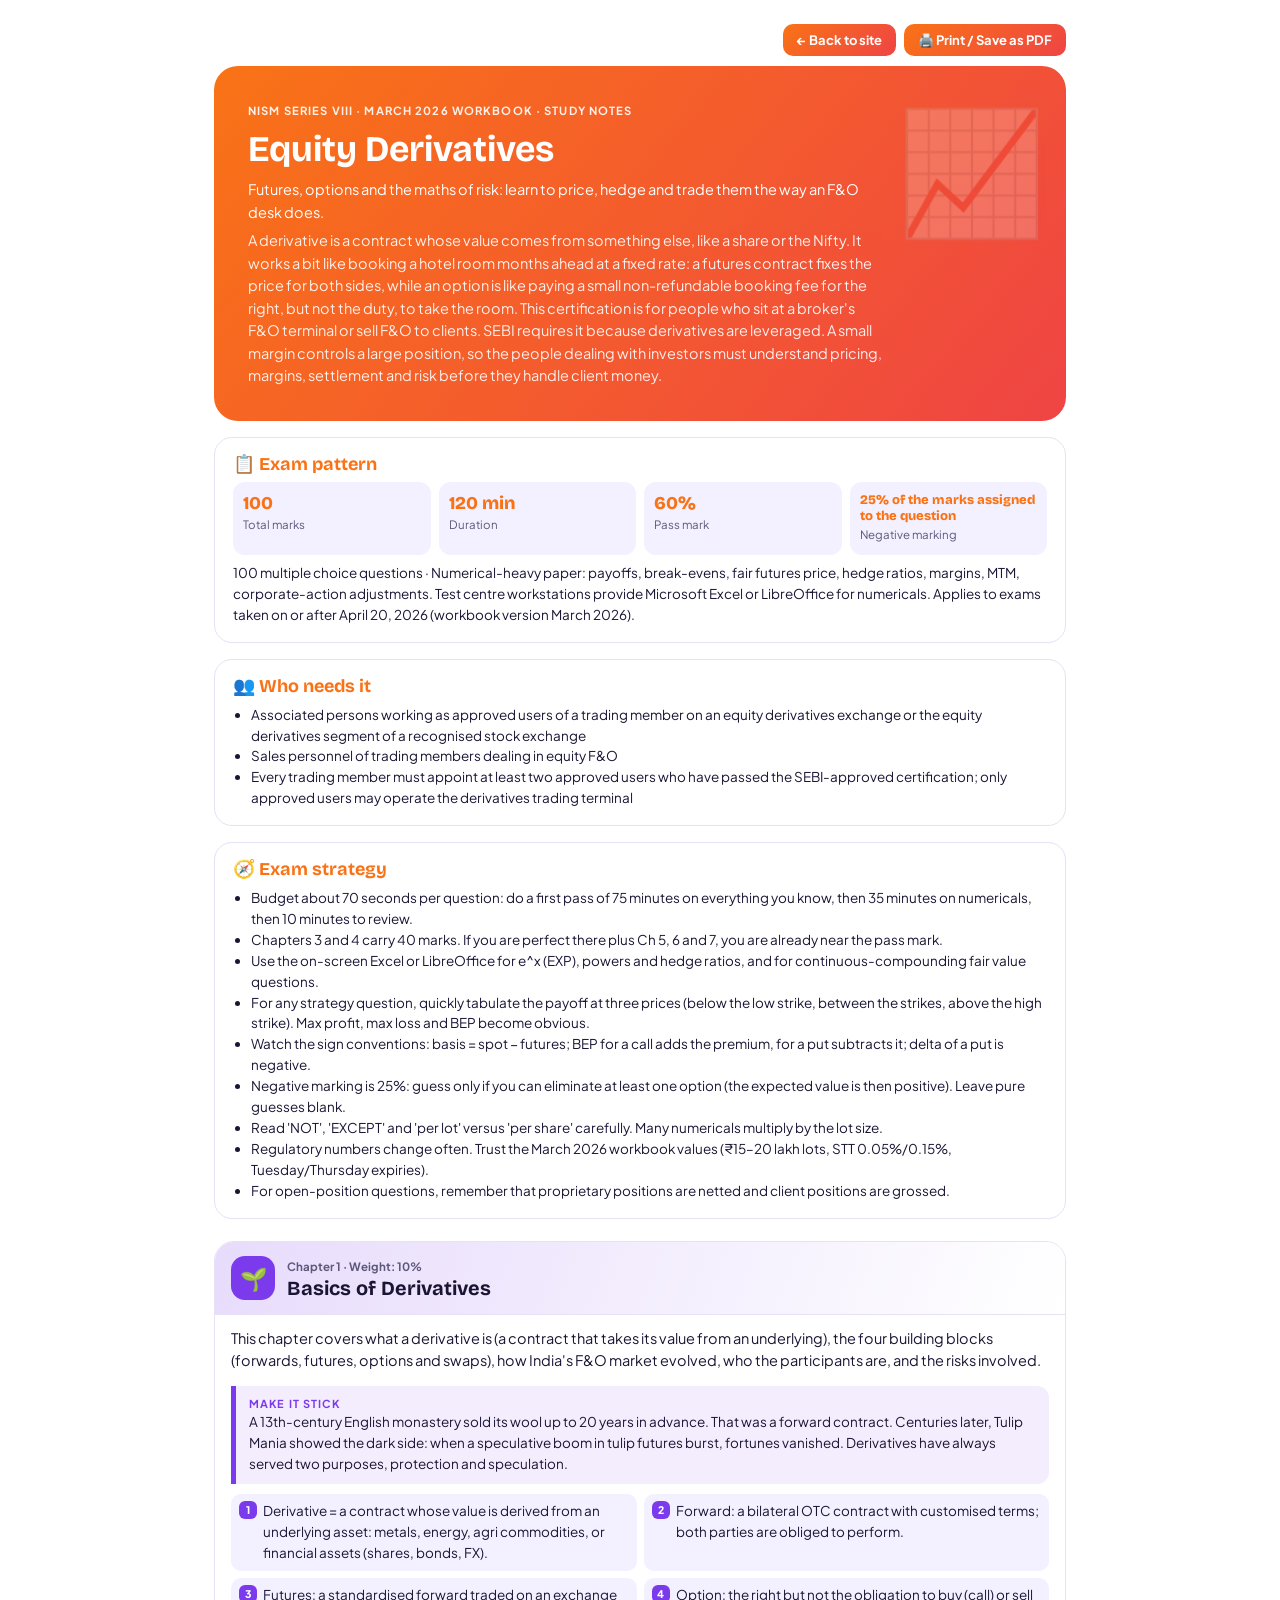
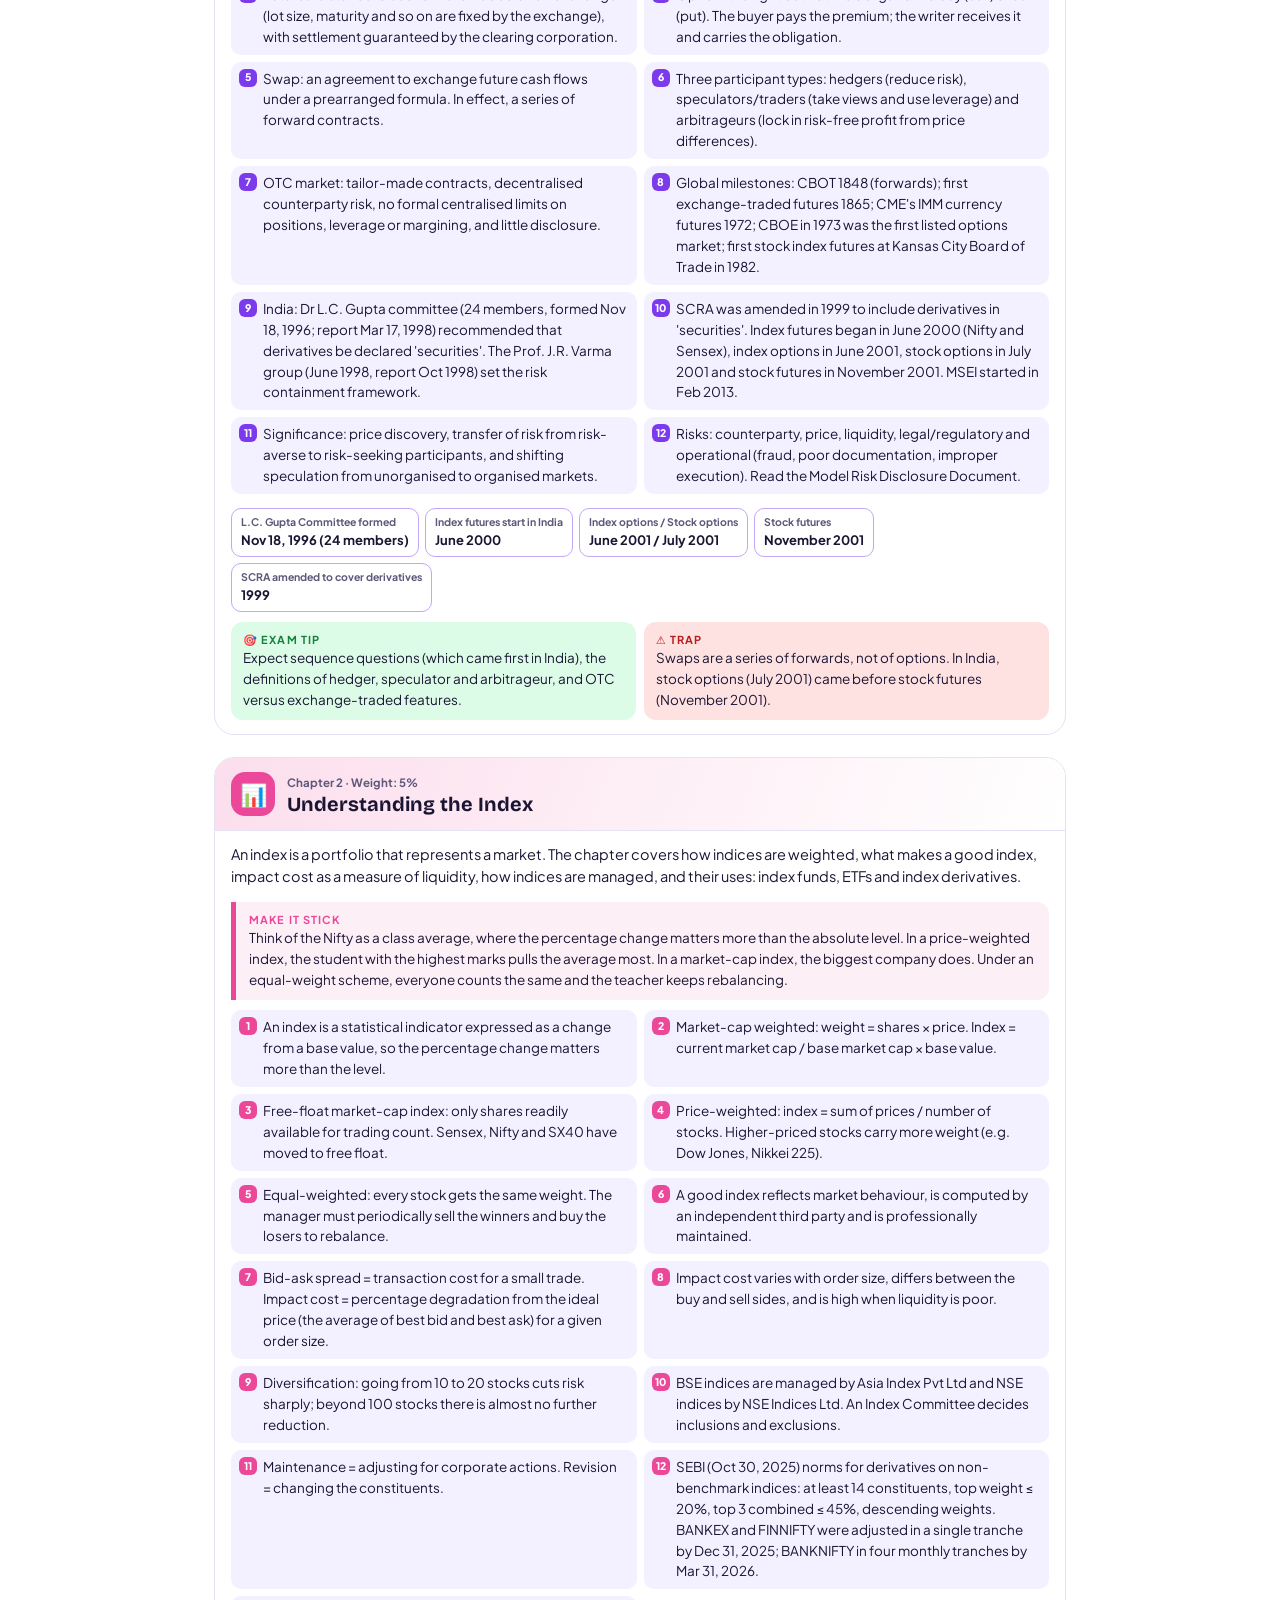
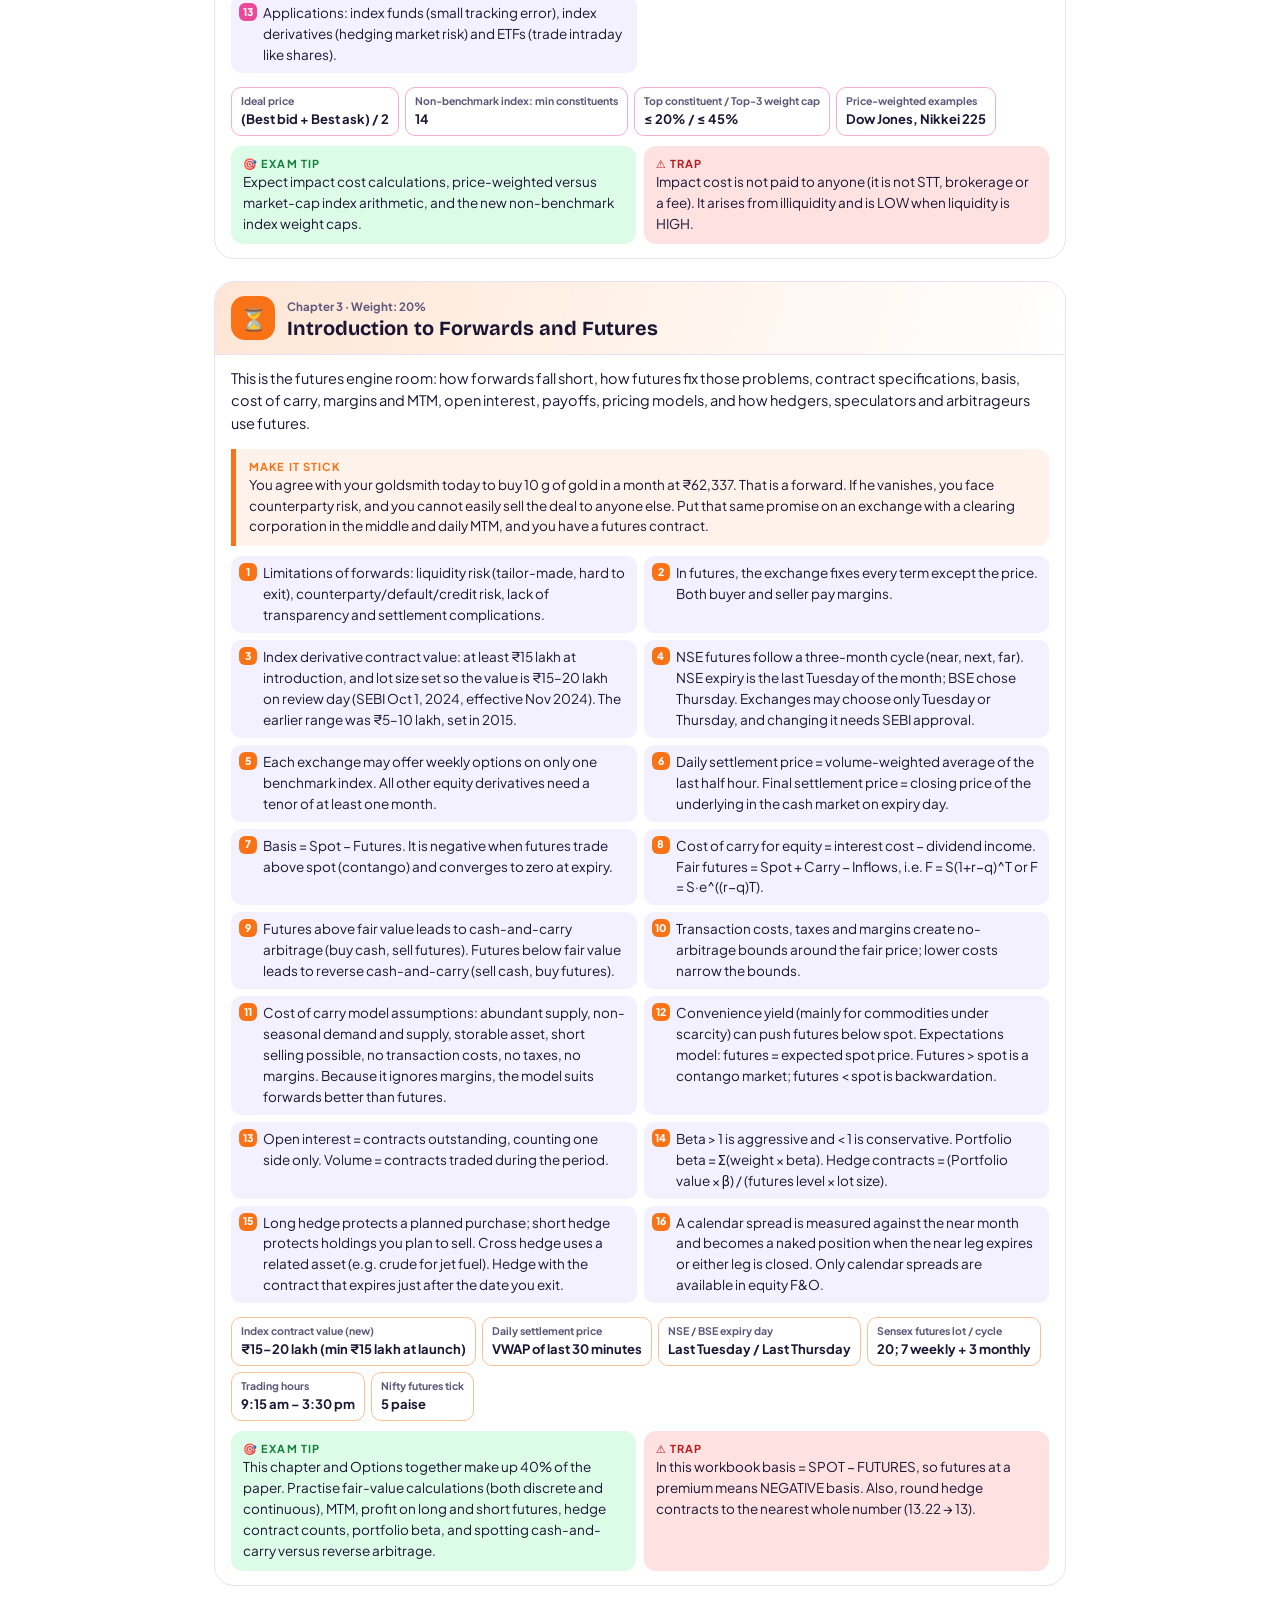
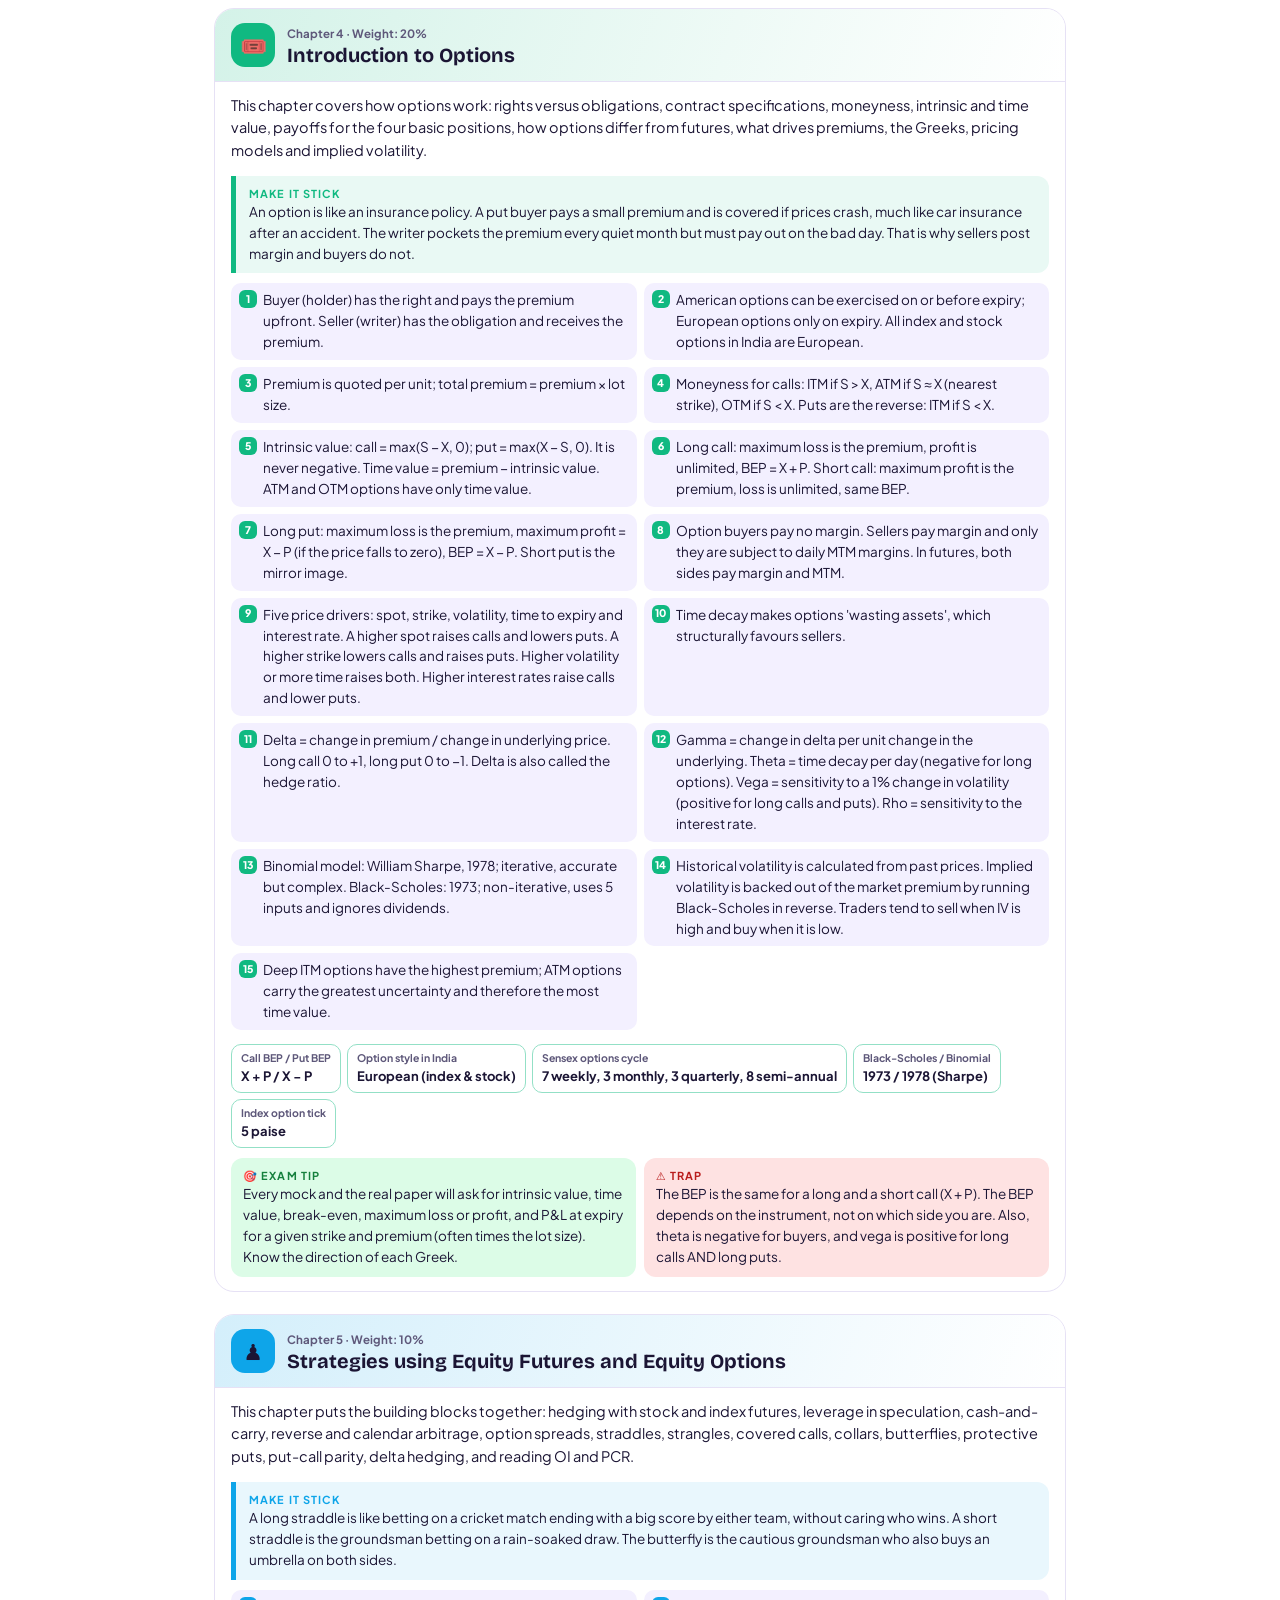
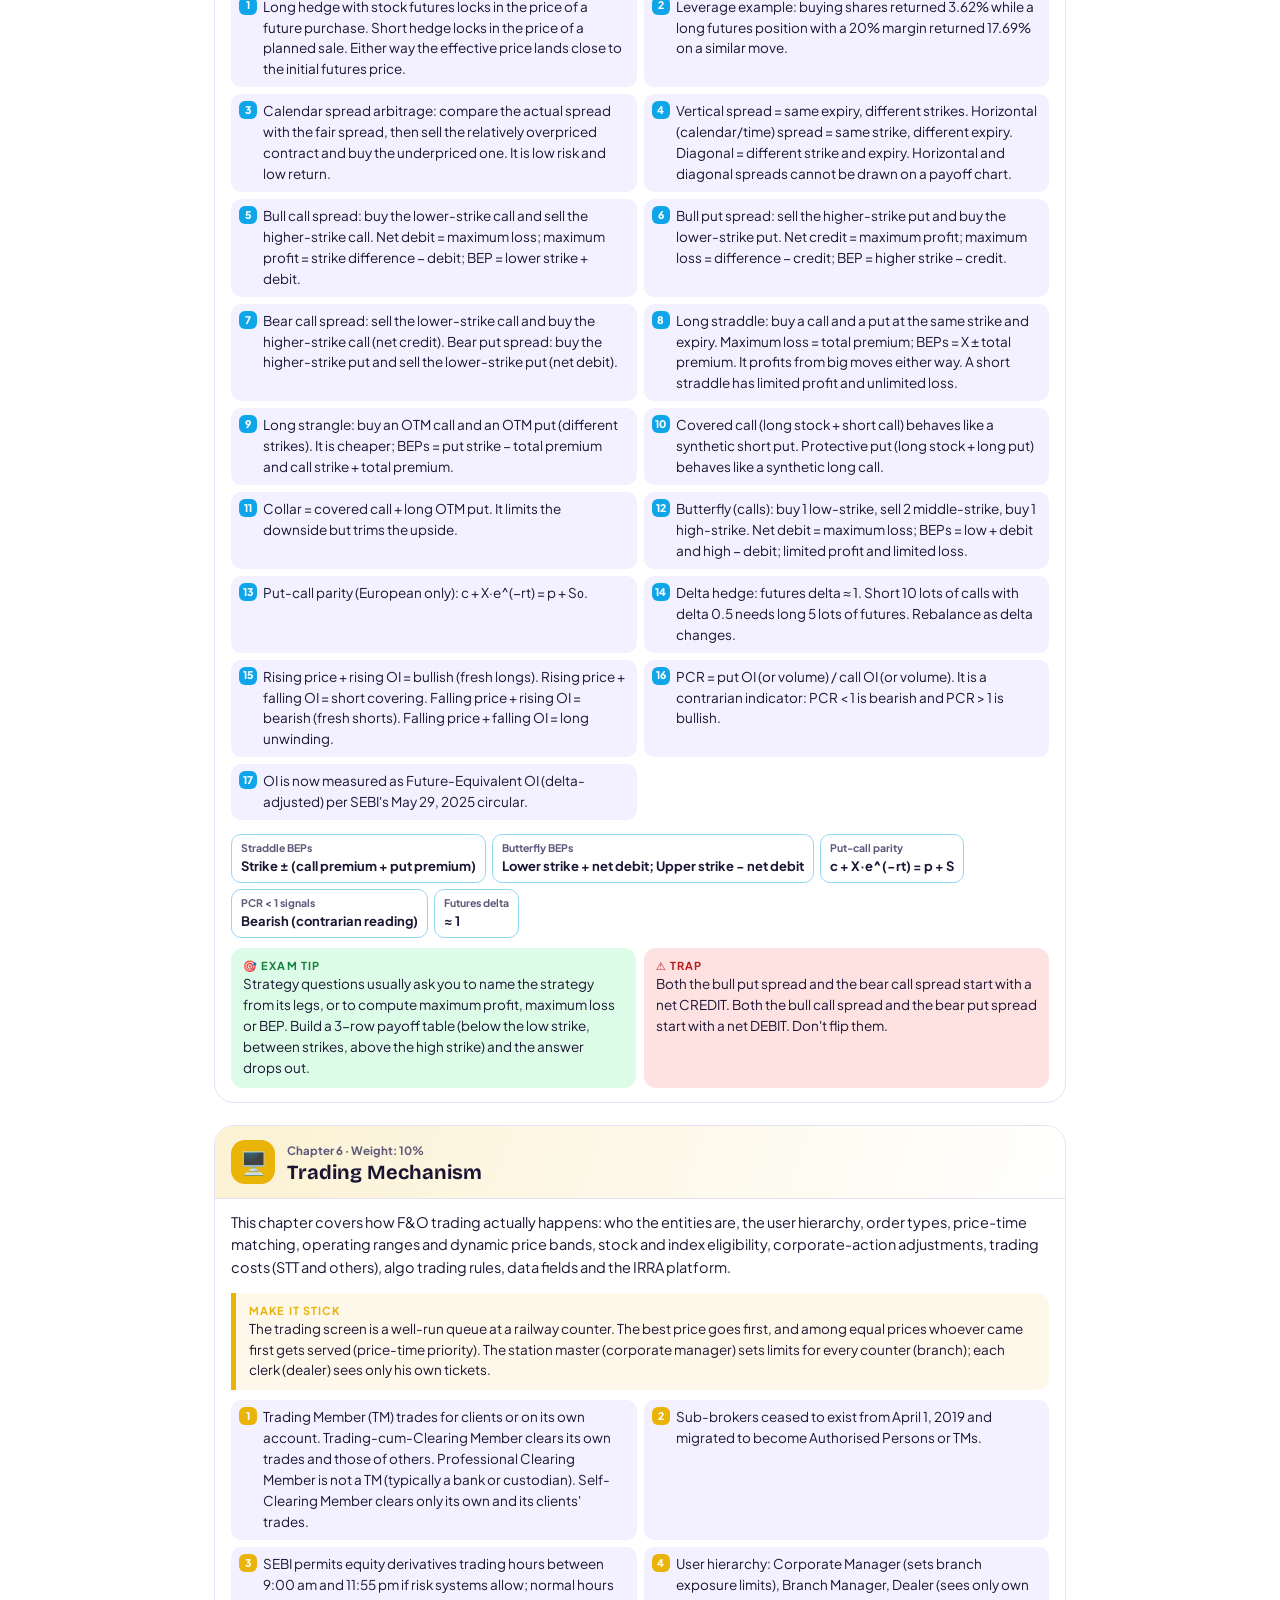
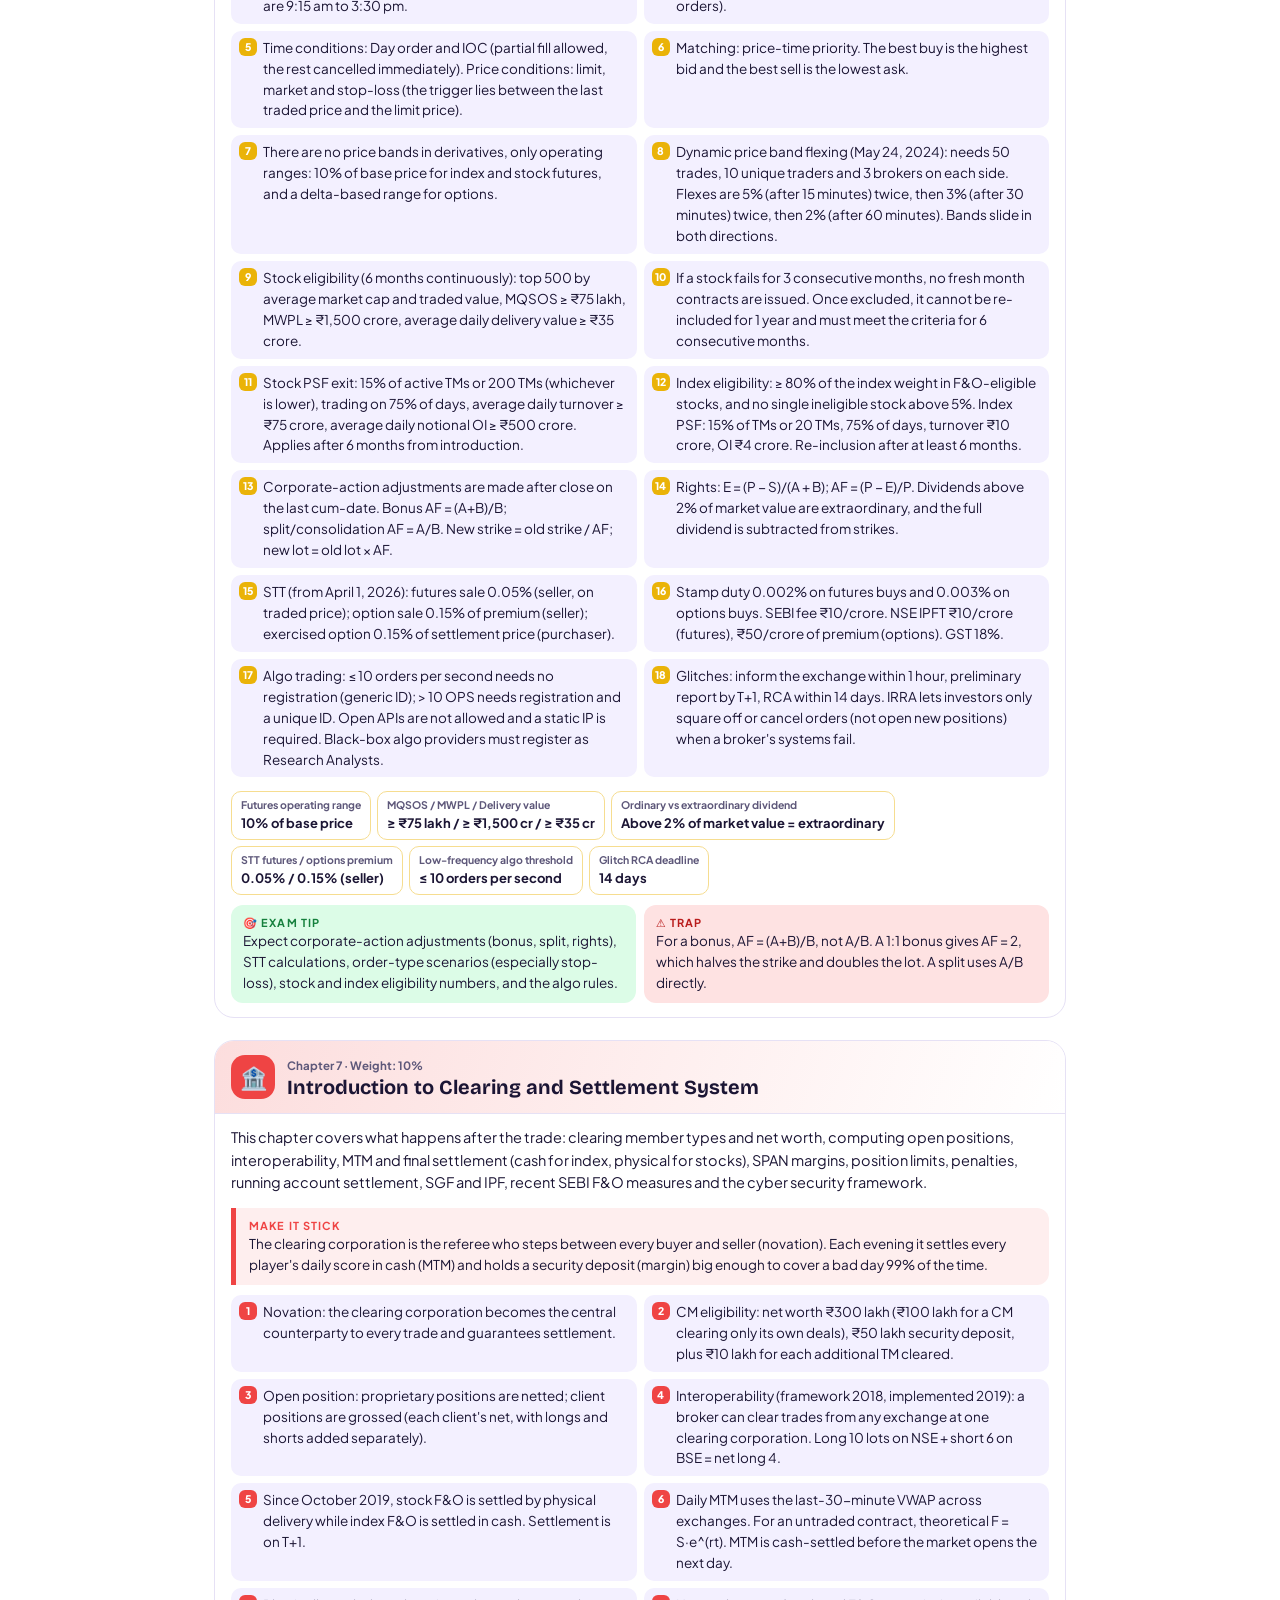
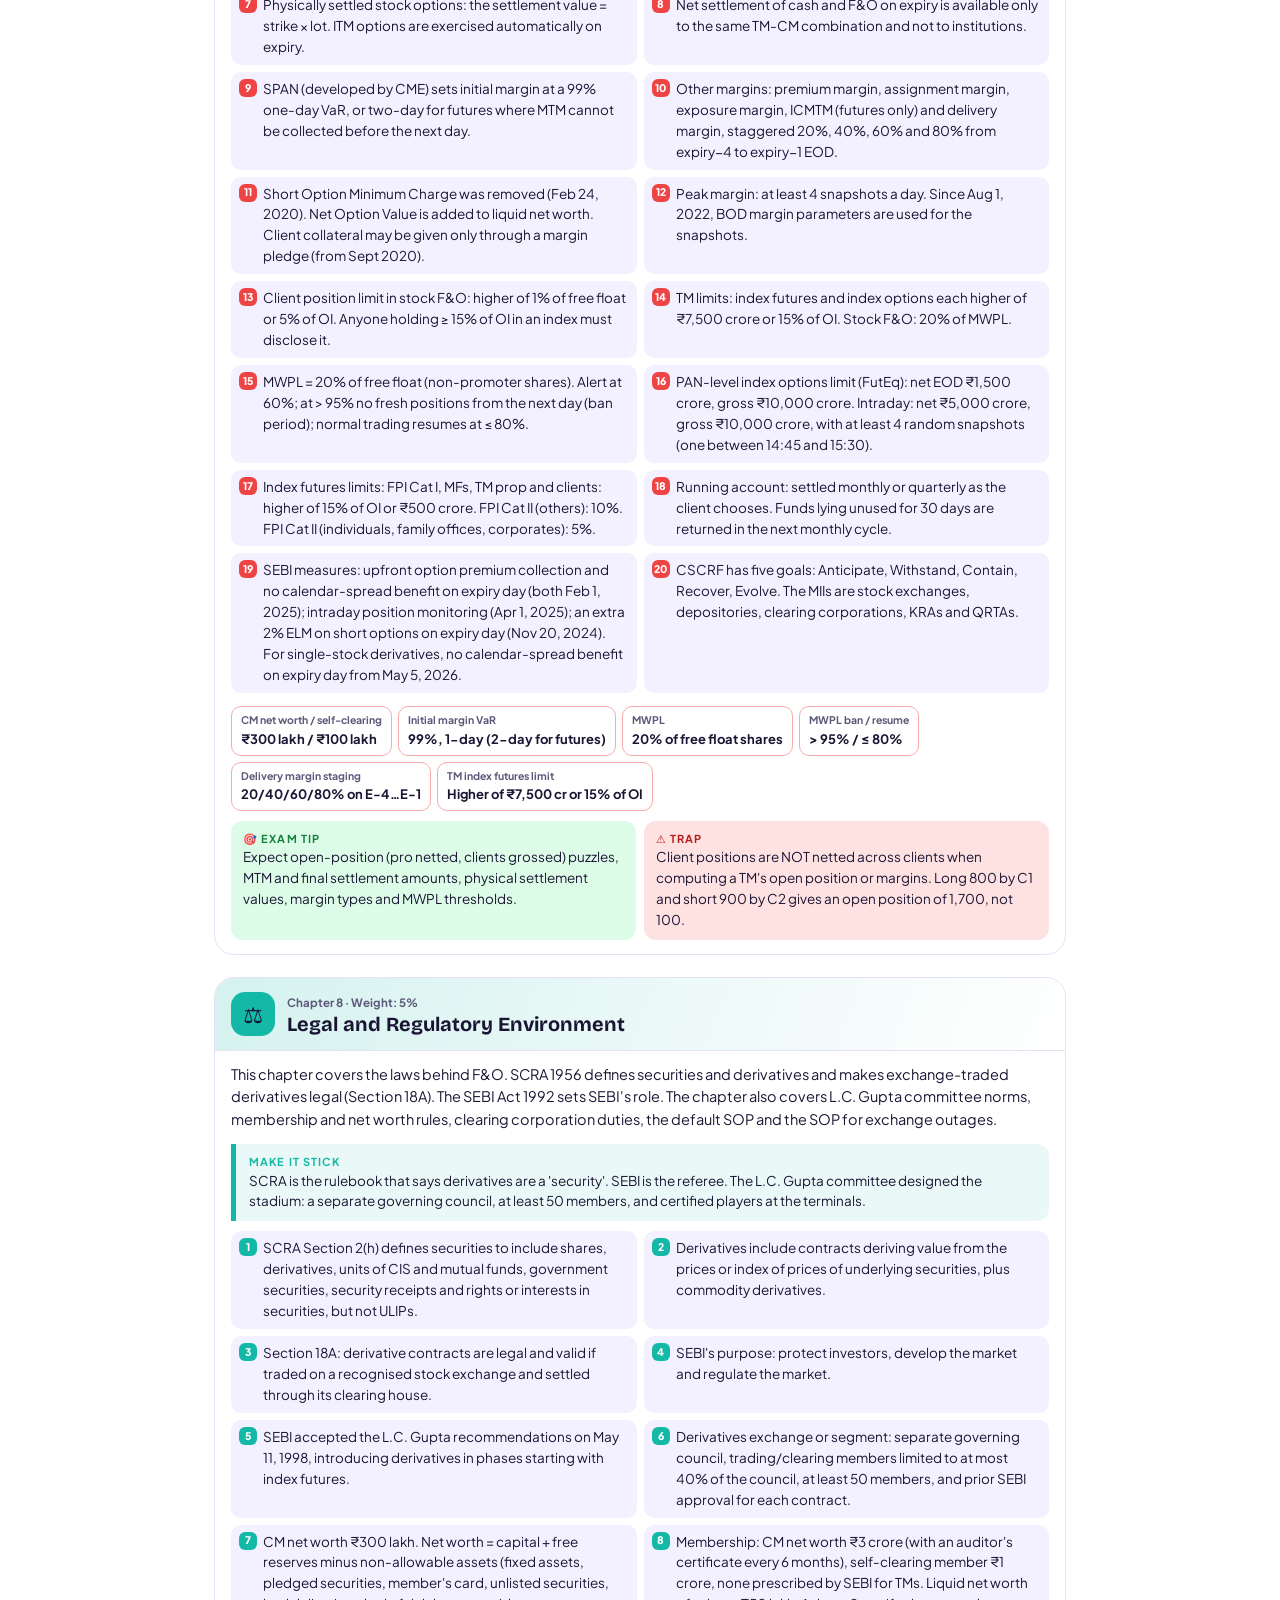
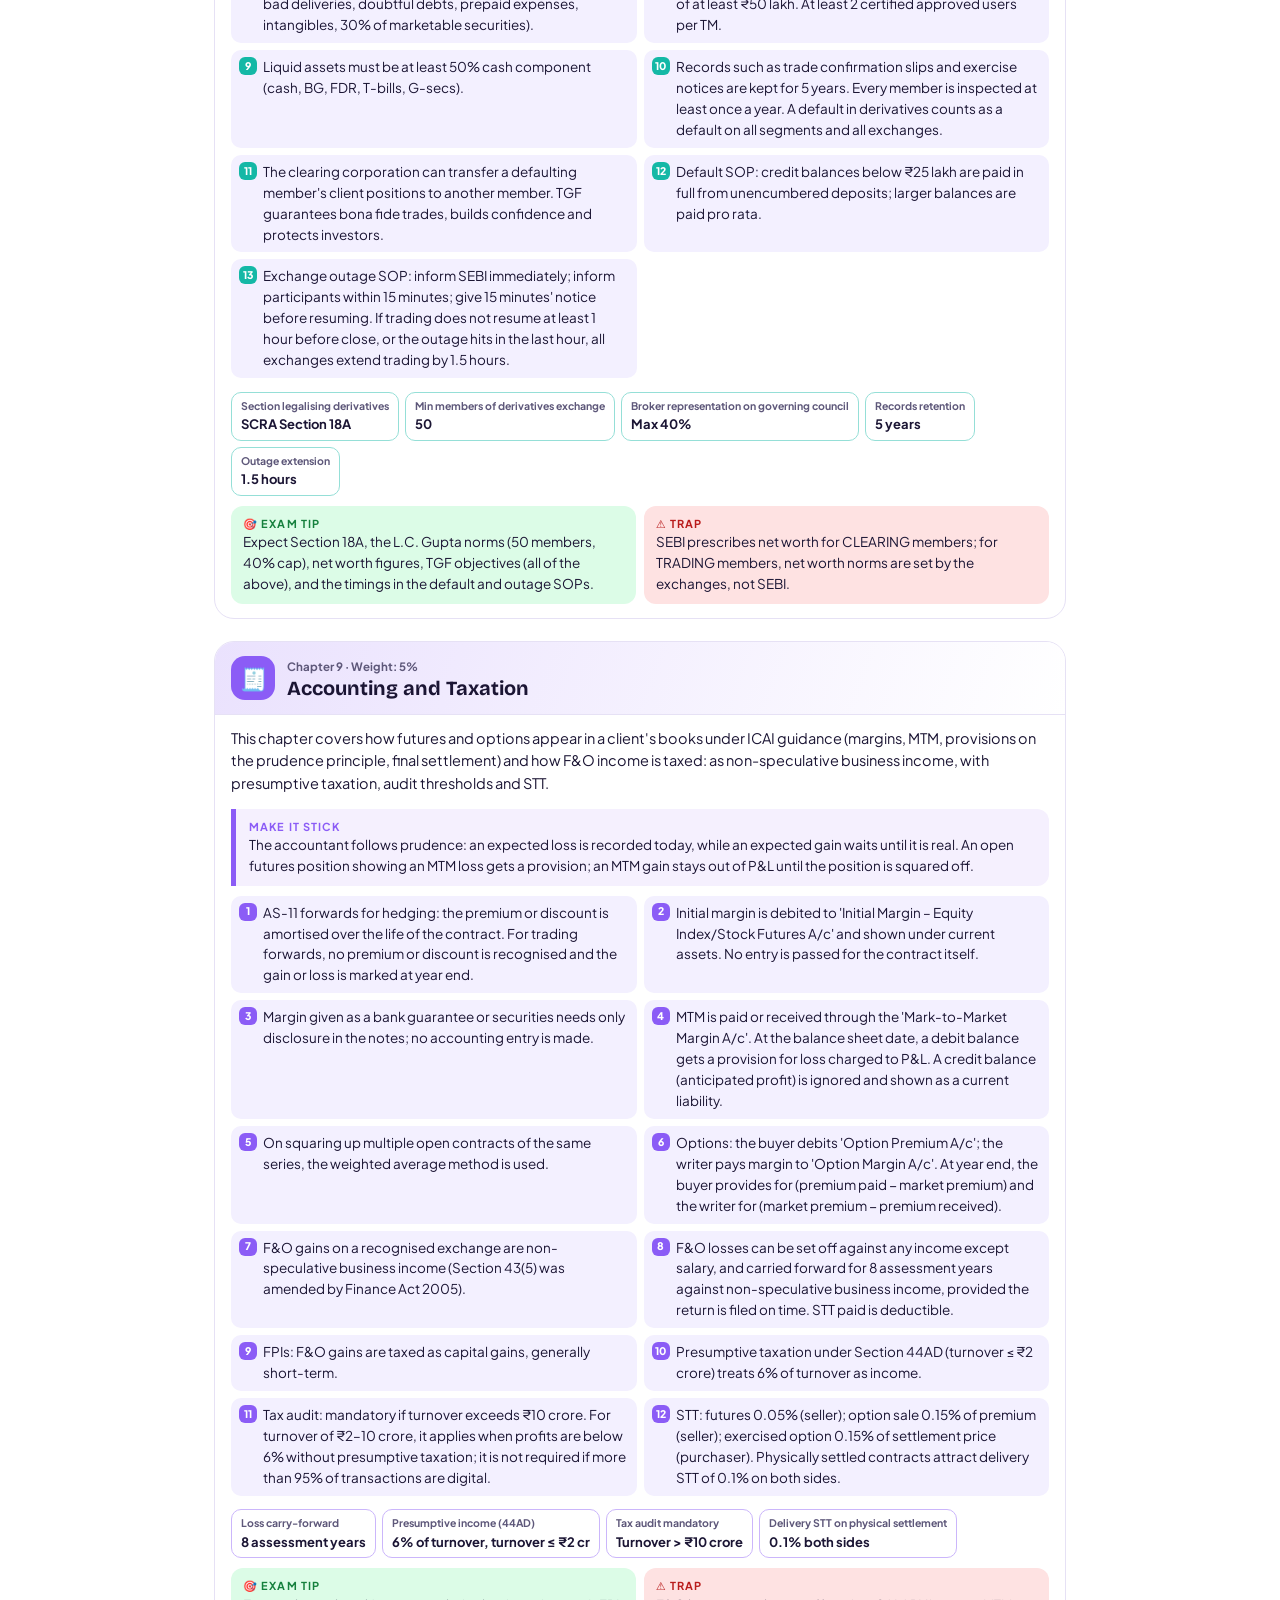
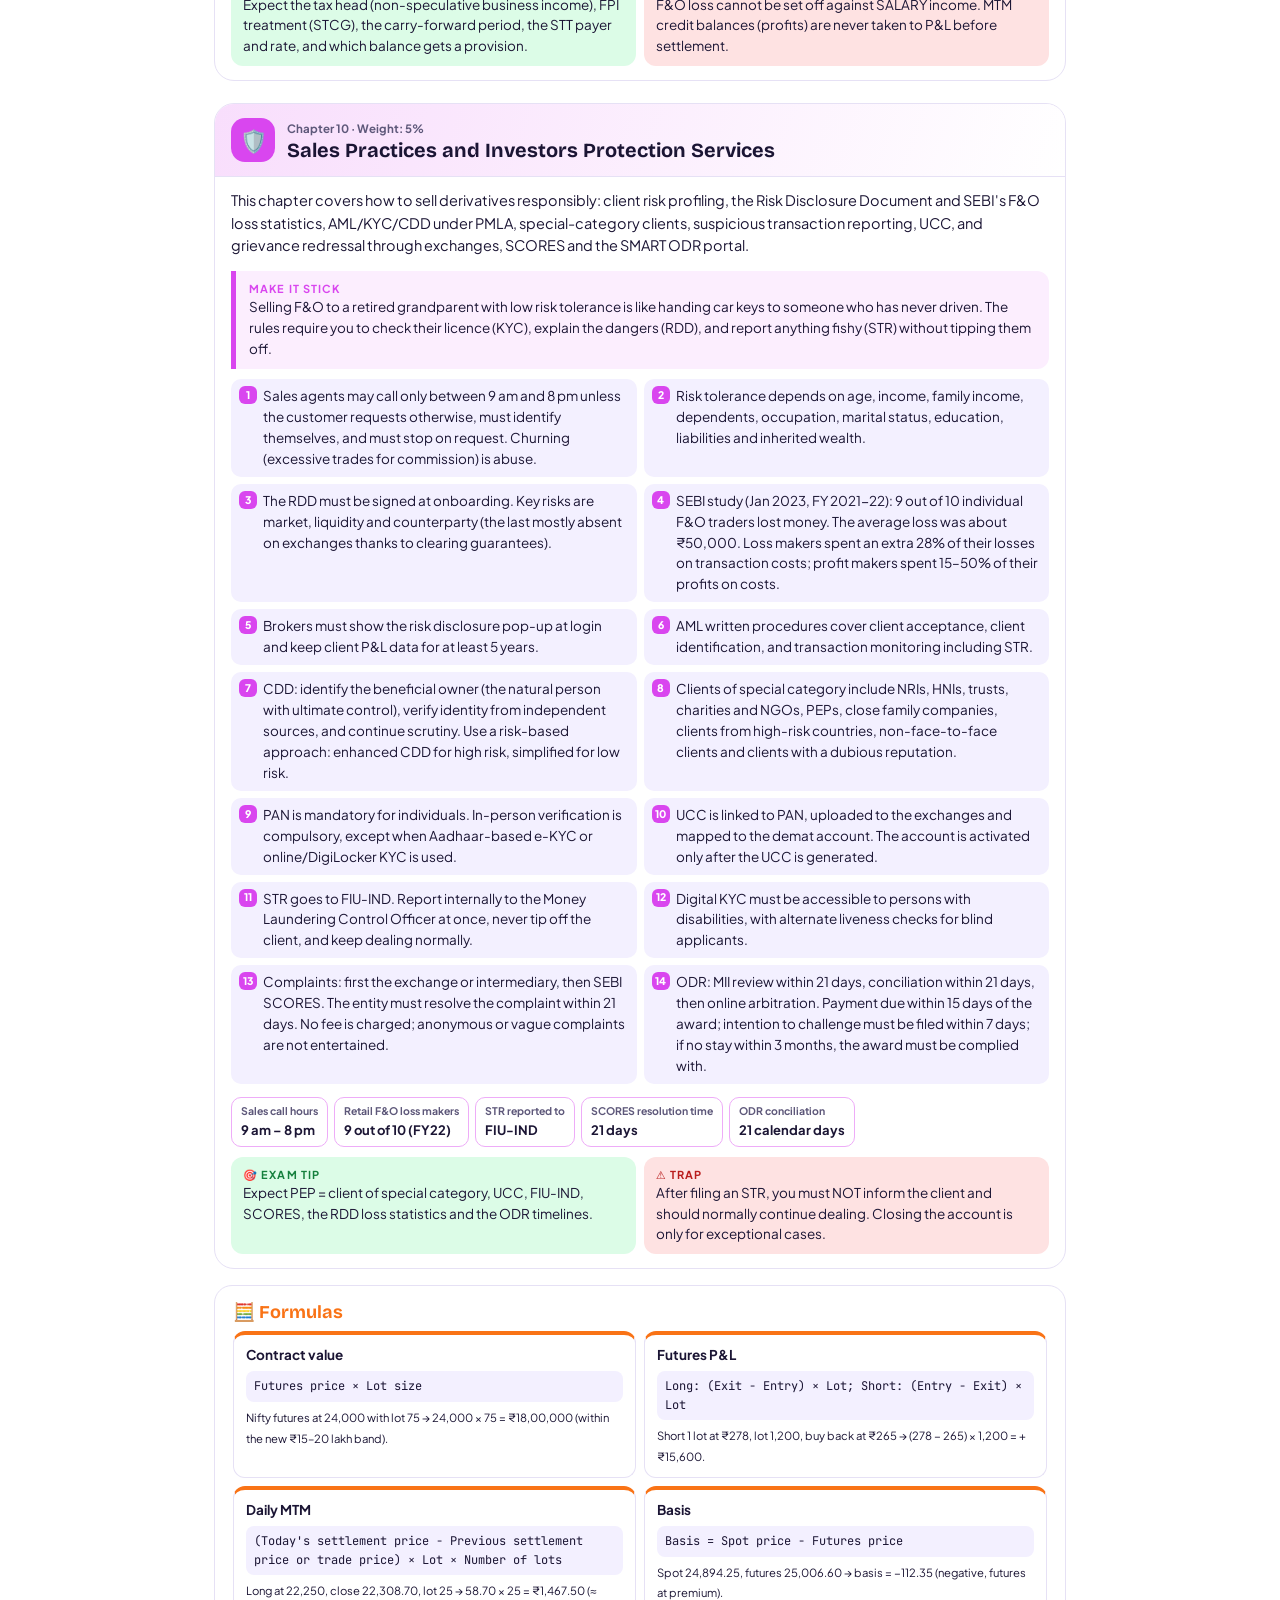
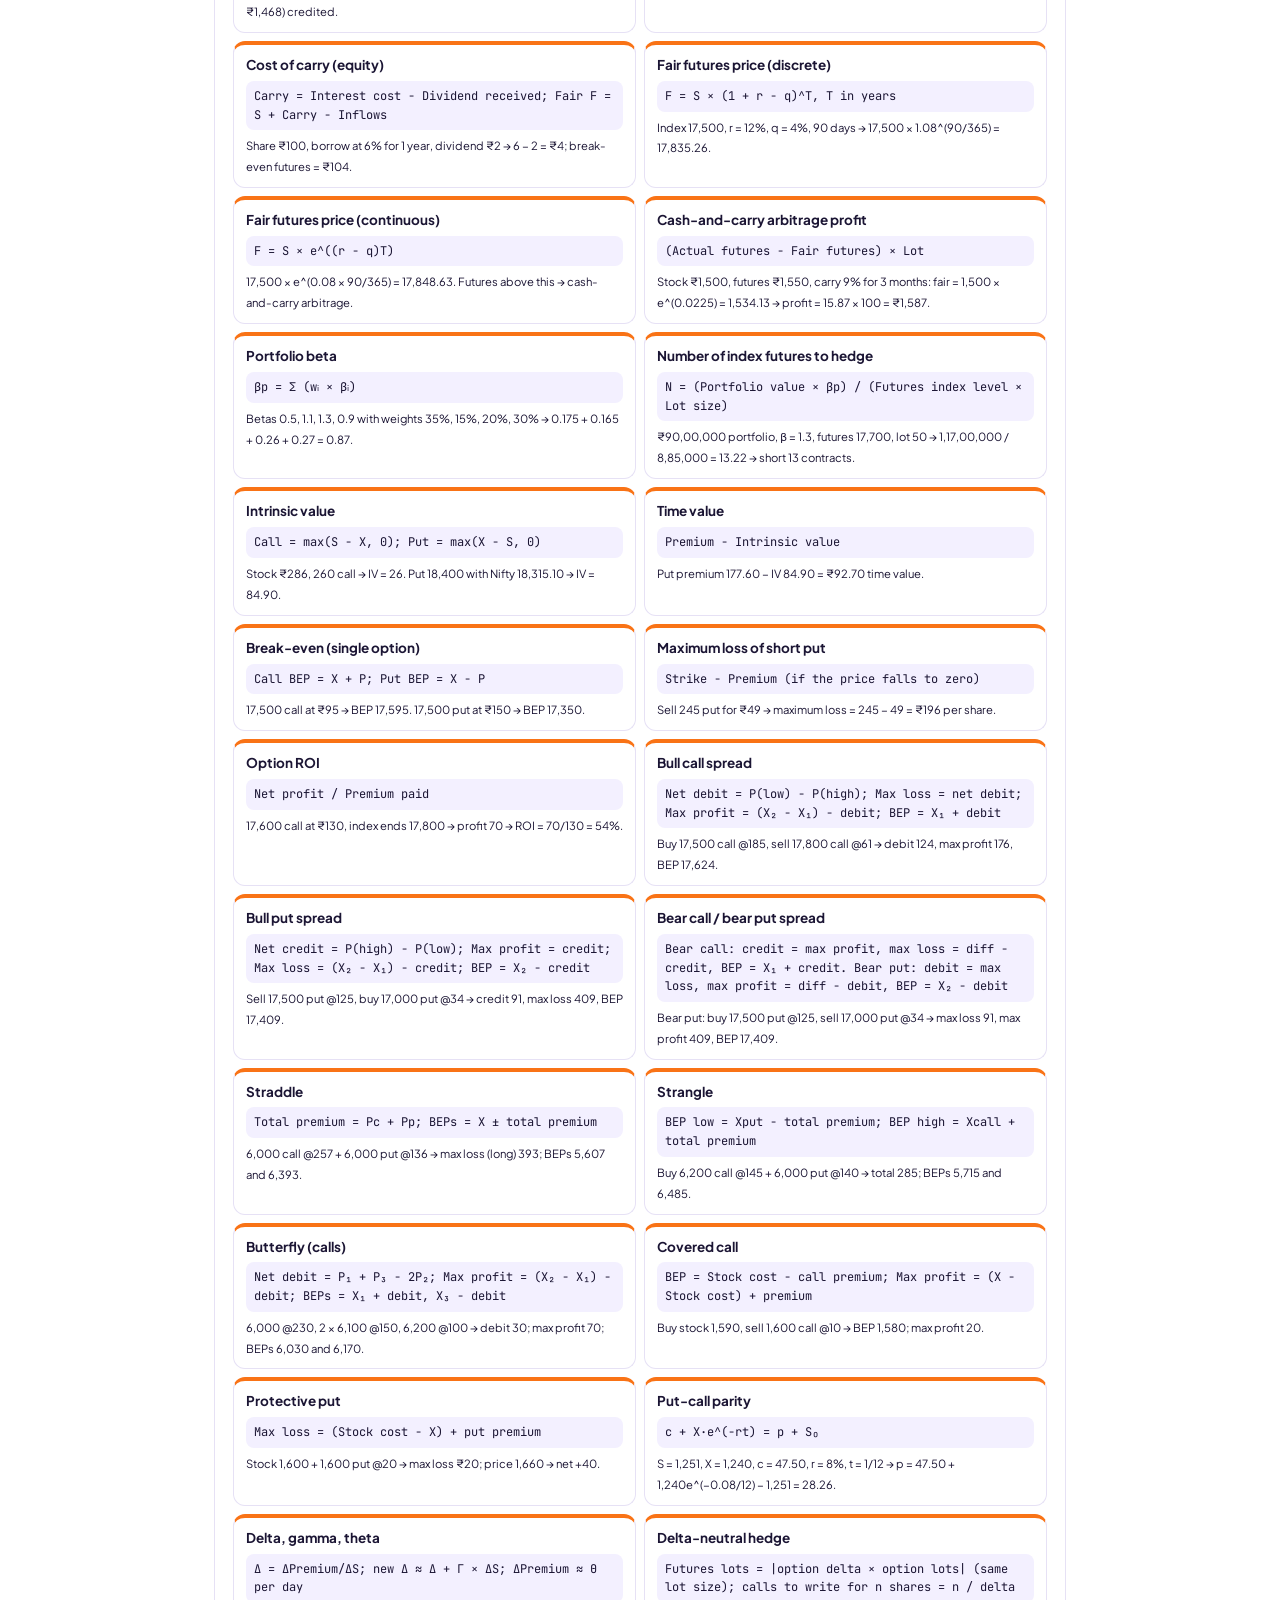
<file: notes/viii.html>
<!doctype html><html lang="en"><head><meta charset="utf-8"><meta name="viewport" content="width=device-width,initial-scale=1">
<title>Series VIII Study Notes</title>
<link href="https://fonts.googleapis.com/css2?family=Bricolage+Grotesque:opsz,wght@12..96,700;12..96,800&family=Plus+Jakarta+Sans:wght@400;600;700&family=JetBrains+Mono:wght@500&display=swap" rel="stylesheet">
<style>
:root{--c1:#f97316;--c2:#ef4444;--ink:#1b1534;--muted:#5e587a;--soft:#f3f0ff;--line:#e6e1f5}
*{box-sizing:border-box;-webkit-print-color-adjust:exact;print-color-adjust:exact}
body{margin:0;background:#fff;color:var(--ink);font:13.5px/1.55 "Plus Jakarta Sans",system-ui,sans-serif}
.wrap{max-width:900px;margin:0 auto;padding:24px}
h1,h2,h3{font-family:"Bricolage Grotesque",sans-serif;margin:0;line-height:1.15}
.cover{border-radius:24px;padding:34px;color:#fff;background:linear-gradient(130deg,var(--c1),var(--c2));position:relative;overflow:hidden}
.cover::after{content:"📈";position:absolute;right:20px;top:6px;font-size:120px;opacity:.2}
.cover small{letter-spacing:.1em;text-transform:uppercase;font-weight:700;opacity:.9}
.cover h1{font-size:36px;margin:8px 0}
.cover p{max-width:640px;margin:6px 0 0;font-size:14.5px}
.box{border:1px solid var(--line);border-radius:18px;padding:16px 18px;margin-top:16px;break-inside:avoid}
.box h3{font-size:18px;margin-bottom:8px;color:var(--c1)}
.kv{display:grid;grid-template-columns:repeat(4,1fr);gap:8px}
.kv div{background:var(--soft);border-radius:12px;padding:10px}
.kv b{display:block;font:800 18px "Bricolage Grotesque";color:var(--c1)} .kv span{font-size:11.5px;color:var(--muted)}
ul{margin:6px 0 0;padding-left:18px}
.chap{margin-top:22px;border:1px solid var(--line);border-radius:20px;padding:0 0 14px;overflow:hidden;break-inside:auto}
.chap header{display:flex;gap:12px;align-items:center;padding:14px 16px;background:linear-gradient(110deg,color-mix(in srgb,var(--hc) 18%,#fff),#fff);border-bottom:1px solid var(--line);break-after:avoid}
.chap .num{width:44px;height:44px;border-radius:14px;display:grid;place-items:center;font-size:22px;background:var(--hc);flex:none}
.chap small{color:var(--muted);font-weight:700;font-size:11.5px}
.chap h2{font-size:20px}
.chap > *:not(header){margin-left:16px;margin-right:16px}
.sum{font-size:14.5px;margin-top:12px}
.story{border-left:5px solid var(--hc);background:color-mix(in srgb,var(--hc) 9%,#fff);padding:9px 13px;border-radius:0 12px 12px 0;break-inside:avoid}
.story b,.co b{display:block;font-size:11px;letter-spacing:.1em;text-transform:uppercase;color:var(--hc)}
.kp{margin-top:10px;padding-left:0;list-style:none;counter-reset:k;display:grid;grid-template-columns:1fr 1fr;gap:7px}
.kp li{counter-increment:k;position:relative;background:var(--soft);border-radius:10px;padding:7px 10px 7px 32px;break-inside:avoid}
.kp li::before{content:counter(k);position:absolute;left:8px;top:7px;width:18px;height:18px;border-radius:6px;background:var(--hc);color:#fff;font-size:10.5px;font-weight:800;display:grid;place-items:center}
.mr{display:flex;flex-wrap:wrap;gap:6px;margin-top:6px}
.mr div{border:1.5px solid color-mix(in srgb,var(--hc) 45%,#fff);border-radius:10px;padding:5px 9px;break-inside:avoid}
.mr small{display:block;font-size:10.5px;color:var(--muted)} .mr b{font-size:13px}
.co{display:grid;grid-template-columns:1fr 1fr;gap:8px;margin-top:10px}
.co div{border-radius:12px;padding:9px 12px;break-inside:avoid}
.co .tip{background:#dcfce7} .co .tip b{color:#15803d} .co .trap{background:#fee2e2} .co .trap b{color:#b91c1c}
.grid{display:grid;grid-template-columns:1fr 1fr;gap:8px}
.f{border:1px solid var(--line);border-top:4px solid var(--c1);border-radius:12px;padding:10px 12px;break-inside:avoid}
.f code{display:block;font-family:"JetBrains Mono",monospace;background:var(--soft);padding:6px 8px;border-radius:8px;margin:5px 0;white-space:pre-wrap;font-size:12px}
.nums{display:grid;grid-template-columns:repeat(3,1fr);gap:7px}
.nums div{border:1px solid var(--line);border-radius:10px;padding:7px 10px;break-inside:avoid}
.nums b{display:block;color:var(--c2);font:800 15px "Bricolage Grotesque"} .nums span{font-size:11.5px;color:var(--muted)}
table{width:100%;border-collapse:collapse} td{border-bottom:1px solid var(--line);padding:5px 6px;vertical-align:top} td:first-child{font-weight:700;width:28%}
.qr{columns:2;column-gap:14px;padding-left:18px} .qr li{margin-bottom:5px;break-inside:avoid}
.pb{break-before:page}
.bar{display:flex;gap:8px;justify-content:flex-end;margin-bottom:10px}
.bar button,.bar a{font:700 13px "Plus Jakarta Sans";padding:8px 14px;border-radius:10px;border:0;background:linear-gradient(135deg,var(--c1),var(--c2));color:#fff;text-decoration:none;cursor:pointer}
@media (max-width:640px){.qr{columns:1}.kp,.grid,.co{grid-template-columns:1fr}.nums,.kv{grid-template-columns:1fr 1fr}.wrap{padding:16px}}
@media print{.bar{display:none}.wrap{padding:0}@page{margin:12mm}}
</style></head><body><div class="wrap">
<div class="bar"><a href="../index.html#/exam/viii">← Back to site</a><button onclick="print()">🖨️ Print / Save as PDF</button></div>
<div class="cover"><small>NISM Series VIII · March 2026 workbook · Study notes</small><h1>Equity Derivatives</h1><p>Futures, options and the maths of risk: learn to price, hedge and trade them the way an F&amp;O desk does.</p><p style="opacity:.9">A derivative is a contract whose value comes from something else, like a share or the Nifty. It works a bit like booking a hotel room months ahead at a fixed rate: a futures contract fixes the price for both sides, while an option is like paying a small non-refundable booking fee for the right, but not the duty, to take the room. This certification is for people who sit at a broker&#39;s F&amp;O terminal or sell F&amp;O to clients. SEBI requires it because derivatives are leveraged. A small margin controls a large position, so the people dealing with investors must understand pricing, margins, settlement and risk before they handle client money.</p></div>
<div class="box"><h3>📋 Exam pattern</h3><div class="kv"><div><b>100</b><span>Total marks</span></div><div><b>120 min</b><span>Duration</span></div><div><b>60%</b><span>Pass mark</span></div><div><b style="font-size:13px">25% of the marks assigned to the question</b><span>Negative marking</span></div></div>
<p style="margin:8px 0 0">100 multiple choice questions · Numerical-heavy paper: payoffs, break-evens, fair futures price, hedge ratios, margins, MTM, corporate-action adjustments. Test centre workstations provide Microsoft Excel or LibreOffice for numericals. Applies to exams taken on or after April 20, 2026 (workbook version March 2026).</p></div>
<div class="box"><h3>👥 Who needs it</h3><ul><li>Associated persons working as approved users of a trading member on an equity derivatives exchange or the equity derivatives segment of a recognised stock exchange</li><li>Sales personnel of trading members dealing in equity F&amp;O</li><li>Every trading member must appoint at least two approved users who have passed the SEBI-approved certification; only approved users may operate the derivatives trading terminal</li></ul></div>
<div class="box"><h3>🧭 Exam strategy</h3><ul><li>Budget about 70 seconds per question: do a first pass of 75 minutes on everything you know, then 35 minutes on numericals, then 10 minutes to review.</li><li>Chapters 3 and 4 carry 40 marks. If you are perfect there plus Ch 5, 6 and 7, you are already near the pass mark.</li><li>Use the on-screen Excel or LibreOffice for e^x (EXP), powers and hedge ratios, and for continuous-compounding fair value questions.</li><li>For any strategy question, quickly tabulate the payoff at three prices (below the low strike, between the strikes, above the high strike). Max profit, max loss and BEP become obvious.</li><li>Watch the sign conventions: basis = spot − futures; BEP for a call adds the premium, for a put subtracts it; delta of a put is negative.</li><li>Negative marking is 25%: guess only if you can eliminate at least one option (the expected value is then positive). Leave pure guesses blank.</li><li>Read &#39;NOT&#39;, &#39;EXCEPT&#39; and &#39;per lot&#39; versus &#39;per share&#39; carefully. Many numericals multiply by the lot size.</li><li>Regulatory numbers change often. Trust the March 2026 workbook values (₹15–20 lakh lots, STT 0.05%/0.15%, Tuesday/Thursday expiries).</li><li>For open-position questions, remember that proprietary positions are netted and client positions are grossed.</li></ul></div>
<section class="chap" style="--hc:#7c3aed">
      <header><div class="num">🌱</div><div><small>Chapter 1 · Weight: 10%</small><h2>Basics of Derivatives</h2></div></header>
      <p class="sum">This chapter covers what a derivative is (a contract that takes its value from an underlying), the four building blocks (forwards, futures, options and swaps), how India&#39;s F&amp;O market evolved, who the participants are, and the risks involved.</p>
      <div class="story"><b>Make it stick</b>A 13th-century English monastery sold its wool up to 20 years in advance. That was a forward contract. Centuries later, Tulip Mania showed the dark side: when a speculative boom in tulip futures burst, fortunes vanished. Derivatives have always served two purposes, protection and speculation.</div>
      <ol class="kp"><li>Derivative = a contract whose value is derived from an underlying asset: metals, energy, agri commodities, or financial assets (shares, bonds, FX).</li><li>Forward: a bilateral OTC contract with customised terms; both parties are obliged to perform.</li><li>Futures: a standardised forward traded on an exchange (lot size, maturity and so on are fixed by the exchange), with settlement guaranteed by the clearing corporation.</li><li>Option: the right but not the obligation to buy (call) or sell (put). The buyer pays the premium; the writer receives it and carries the obligation.</li><li>Swap: an agreement to exchange future cash flows under a prearranged formula. In effect, a series of forward contracts.</li><li>Three participant types: hedgers (reduce risk), speculators/traders (take views and use leverage) and arbitrageurs (lock in risk-free profit from price differences).</li><li>OTC market: tailor-made contracts, decentralised counterparty risk, no formal centralised limits on positions, leverage or margining, and little disclosure.</li><li>Global milestones: CBOT 1848 (forwards); first exchange-traded futures 1865; CME&#39;s IMM currency futures 1972; CBOE in 1973 was the first listed options market; first stock index futures at Kansas City Board of Trade in 1982.</li><li>India: Dr L.C. Gupta committee (24 members, formed Nov 18, 1996; report Mar 17, 1998) recommended that derivatives be declared &#39;securities&#39;. The Prof. J.R. Varma group (June 1998, report Oct 1998) set the risk containment framework.</li><li>SCRA was amended in 1999 to include derivatives in &#39;securities&#39;. Index futures began in June 2000 (Nifty and Sensex), index options in June 2001, stock options in July 2001 and stock futures in November 2001. MSEI started in Feb 2013.</li><li>Significance: price discovery, transfer of risk from risk-averse to risk-seeking participants, and shifting speculation from unorganised to organised markets.</li><li>Risks: counterparty, price, liquidity, legal/regulatory and operational (fraud, poor documentation, improper execution). Read the Model Risk Disclosure Document.</li></ol>
      <div class="mr"><div><small>L.C. Gupta Committee formed</small><b>Nov 18, 1996 (24 members)</b></div><div><small>Index futures start in India</small><b>June 2000</b></div><div><small>Index options / Stock options</small><b>June 2001 / July 2001</b></div><div><small>Stock futures</small><b>November 2001</b></div><div><small>SCRA amended to cover derivatives</small><b>1999</b></div></div>
      <div class="co"><div class="tip"><b>🎯 Exam tip</b>Expect sequence questions (which came first in India), the definitions of hedger, speculator and arbitrageur, and OTC versus exchange-traded features.</div><div class="trap"><b>⚠️ Trap</b>Swaps are a series of forwards, not of options. In India, stock options (July 2001) came before stock futures (November 2001).</div></div>
    </section><section class="chap" style="--hc:#ec4899">
      <header><div class="num">📊</div><div><small>Chapter 2 · Weight: 5%</small><h2>Understanding the Index</h2></div></header>
      <p class="sum">An index is a portfolio that represents a market. The chapter covers how indices are weighted, what makes a good index, impact cost as a measure of liquidity, how indices are managed, and their uses: index funds, ETFs and index derivatives.</p>
      <div class="story"><b>Make it stick</b>Think of the Nifty as a class average, where the percentage change matters more than the absolute level. In a price-weighted index, the student with the highest marks pulls the average most. In a market-cap index, the biggest company does. Under an equal-weight scheme, everyone counts the same and the teacher keeps rebalancing.</div>
      <ol class="kp"><li>An index is a statistical indicator expressed as a change from a base value, so the percentage change matters more than the level.</li><li>Market-cap weighted: weight = shares × price. Index = current market cap / base market cap × base value.</li><li>Free-float market-cap index: only shares readily available for trading count. Sensex, Nifty and SX40 have moved to free float.</li><li>Price-weighted: index = sum of prices / number of stocks. Higher-priced stocks carry more weight (e.g. Dow Jones, Nikkei 225).</li><li>Equal-weighted: every stock gets the same weight. The manager must periodically sell the winners and buy the losers to rebalance.</li><li>A good index reflects market behaviour, is computed by an independent third party and is professionally maintained.</li><li>Bid-ask spread = transaction cost for a small trade. Impact cost = percentage degradation from the ideal price (the average of best bid and best ask) for a given order size.</li><li>Impact cost varies with order size, differs between the buy and sell sides, and is high when liquidity is poor.</li><li>Diversification: going from 10 to 20 stocks cuts risk sharply; beyond 100 stocks there is almost no further reduction.</li><li>BSE indices are managed by Asia Index Pvt Ltd and NSE indices by NSE Indices Ltd. An Index Committee decides inclusions and exclusions.</li><li>Maintenance = adjusting for corporate actions. Revision = changing the constituents.</li><li>SEBI (Oct 30, 2025) norms for derivatives on non-benchmark indices: at least 14 constituents, top weight ≤ 20%, top 3 combined ≤ 45%, descending weights. BANKEX and FINNIFTY were adjusted in a single tranche by Dec 31, 2025; BANKNIFTY in four monthly tranches by Mar 31, 2026.</li><li>Applications: index funds (small tracking error), index derivatives (hedging market risk) and ETFs (trade intraday like shares).</li></ol>
      <div class="mr"><div><small>Ideal price</small><b>(Best bid + Best ask) / 2</b></div><div><small>Non-benchmark index: min constituents</small><b>14</b></div><div><small>Top constituent / Top-3 weight cap</small><b>≤ 20% / ≤ 45%</b></div><div><small>Price-weighted examples</small><b>Dow Jones, Nikkei 225</b></div></div>
      <div class="co"><div class="tip"><b>🎯 Exam tip</b>Expect impact cost calculations, price-weighted versus market-cap index arithmetic, and the new non-benchmark index weight caps.</div><div class="trap"><b>⚠️ Trap</b>Impact cost is not paid to anyone (it is not STT, brokerage or a fee). It arises from illiquidity and is LOW when liquidity is HIGH.</div></div>
    </section><section class="chap" style="--hc:#f97316">
      <header><div class="num">⏳</div><div><small>Chapter 3 · Weight: 20%</small><h2>Introduction to Forwards and Futures</h2></div></header>
      <p class="sum">This is the futures engine room: how forwards fall short, how futures fix those problems, contract specifications, basis, cost of carry, margins and MTM, open interest, payoffs, pricing models, and how hedgers, speculators and arbitrageurs use futures.</p>
      <div class="story"><b>Make it stick</b>You agree with your goldsmith today to buy 10 g of gold in a month at ₹62,337. That is a forward. If he vanishes, you face counterparty risk, and you cannot easily sell the deal to anyone else. Put that same promise on an exchange with a clearing corporation in the middle and daily MTM, and you have a futures contract.</div>
      <ol class="kp"><li>Limitations of forwards: liquidity risk (tailor-made, hard to exit), counterparty/default/credit risk, lack of transparency and settlement complications.</li><li>In futures, the exchange fixes every term except the price. Both buyer and seller pay margins.</li><li>Index derivative contract value: at least ₹15 lakh at introduction, and lot size set so the value is ₹15–20 lakh on review day (SEBI Oct 1, 2024, effective Nov 2024). The earlier range was ₹5–10 lakh, set in 2015.</li><li>NSE futures follow a three-month cycle (near, next, far). NSE expiry is the last Tuesday of the month; BSE chose Thursday. Exchanges may choose only Tuesday or Thursday, and changing it needs SEBI approval.</li><li>Each exchange may offer weekly options on only one benchmark index. All other equity derivatives need a tenor of at least one month.</li><li>Daily settlement price = volume-weighted average of the last half hour. Final settlement price = closing price of the underlying in the cash market on expiry day.</li><li>Basis = Spot − Futures. It is negative when futures trade above spot (contango) and converges to zero at expiry.</li><li>Cost of carry for equity = interest cost − dividend income. Fair futures = Spot + Carry − Inflows, i.e. F = S(1+r−q)^T or F = S·e^((r−q)T).</li><li>Futures above fair value leads to cash-and-carry arbitrage (buy cash, sell futures). Futures below fair value leads to reverse cash-and-carry (sell cash, buy futures).</li><li>Transaction costs, taxes and margins create no-arbitrage bounds around the fair price; lower costs narrow the bounds.</li><li>Cost of carry model assumptions: abundant supply, non-seasonal demand and supply, storable asset, short selling possible, no transaction costs, no taxes, no margins. Because it ignores margins, the model suits forwards better than futures.</li><li>Convenience yield (mainly for commodities under scarcity) can push futures below spot. Expectations model: futures = expected spot price. Futures &gt; spot is a contango market; futures &lt; spot is backwardation.</li><li>Open interest = contracts outstanding, counting one side only. Volume = contracts traded during the period.</li><li>Beta &gt; 1 is aggressive and &lt; 1 is conservative. Portfolio beta = Σ(weight × beta). Hedge contracts = (Portfolio value × β) / (futures level × lot size).</li><li>Long hedge protects a planned purchase; short hedge protects holdings you plan to sell. Cross hedge uses a related asset (e.g. crude for jet fuel). Hedge with the contract that expires just after the date you exit.</li><li>A calendar spread is measured against the near month and becomes a naked position when the near leg expires or either leg is closed. Only calendar spreads are available in equity F&amp;O.</li></ol>
      <div class="mr"><div><small>Index contract value (new)</small><b>₹15–20 lakh (min ₹15 lakh at launch)</b></div><div><small>Daily settlement price</small><b>VWAP of last 30 minutes</b></div><div><small>NSE / BSE expiry day</small><b>Last Tuesday / Last Thursday</b></div><div><small>Sensex futures lot / cycle</small><b>20; 7 weekly + 3 monthly</b></div><div><small>Trading hours</small><b>9:15 am – 3:30 pm</b></div><div><small>Nifty futures tick</small><b>5 paise</b></div></div>
      <div class="co"><div class="tip"><b>🎯 Exam tip</b>This chapter and Options together make up 40% of the paper. Practise fair-value calculations (both discrete and continuous), MTM, profit on long and short futures, hedge contract counts, portfolio beta, and spotting cash-and-carry versus reverse arbitrage.</div><div class="trap"><b>⚠️ Trap</b>In this workbook basis = SPOT − FUTURES, so futures at a premium means NEGATIVE basis. Also, round hedge contracts to the nearest whole number (13.22 → 13).</div></div>
    </section><section class="chap" style="--hc:#10b981">
      <header><div class="num">🎟️</div><div><small>Chapter 4 · Weight: 20%</small><h2>Introduction to Options</h2></div></header>
      <p class="sum">This chapter covers how options work: rights versus obligations, contract specifications, moneyness, intrinsic and time value, payoffs for the four basic positions, how options differ from futures, what drives premiums, the Greeks, pricing models and implied volatility.</p>
      <div class="story"><b>Make it stick</b>An option is like an insurance policy. A put buyer pays a small premium and is covered if prices crash, much like car insurance after an accident. The writer pockets the premium every quiet month but must pay out on the bad day. That is why sellers post margin and buyers do not.</div>
      <ol class="kp"><li>Buyer (holder) has the right and pays the premium upfront. Seller (writer) has the obligation and receives the premium.</li><li>American options can be exercised on or before expiry; European options only on expiry. All index and stock options in India are European.</li><li>Premium is quoted per unit; total premium = premium × lot size.</li><li>Moneyness for calls: ITM if S &gt; X, ATM if S ≈ X (nearest strike), OTM if S &lt; X. Puts are the reverse: ITM if S &lt; X.</li><li>Intrinsic value: call = max(S − X, 0); put = max(X − S, 0). It is never negative. Time value = premium − intrinsic value. ATM and OTM options have only time value.</li><li>Long call: maximum loss is the premium, profit is unlimited, BEP = X + P. Short call: maximum profit is the premium, loss is unlimited, same BEP.</li><li>Long put: maximum loss is the premium, maximum profit = X − P (if the price falls to zero), BEP = X − P. Short put is the mirror image.</li><li>Option buyers pay no margin. Sellers pay margin and only they are subject to daily MTM margins. In futures, both sides pay margin and MTM.</li><li>Five price drivers: spot, strike, volatility, time to expiry and interest rate. A higher spot raises calls and lowers puts. A higher strike lowers calls and raises puts. Higher volatility or more time raises both. Higher interest rates raise calls and lower puts.</li><li>Time decay makes options &#39;wasting assets&#39;, which structurally favours sellers.</li><li>Delta = change in premium / change in underlying price. Long call 0 to +1, long put 0 to −1. Delta is also called the hedge ratio.</li><li>Gamma = change in delta per unit change in the underlying. Theta = time decay per day (negative for long options). Vega = sensitivity to a 1% change in volatility (positive for long calls and puts). Rho = sensitivity to the interest rate.</li><li>Binomial model: William Sharpe, 1978; iterative, accurate but complex. Black-Scholes: 1973; non-iterative, uses 5 inputs and ignores dividends.</li><li>Historical volatility is calculated from past prices. Implied volatility is backed out of the market premium by running Black-Scholes in reverse. Traders tend to sell when IV is high and buy when it is low.</li><li>Deep ITM options have the highest premium; ATM options carry the greatest uncertainty and therefore the most time value.</li></ol>
      <div class="mr"><div><small>Call BEP / Put BEP</small><b>X + P / X − P</b></div><div><small>Option style in India</small><b>European (index &amp; stock)</b></div><div><small>Sensex options cycle</small><b>7 weekly, 3 monthly, 3 quarterly, 8 semi-annual</b></div><div><small>Black-Scholes / Binomial</small><b>1973 / 1978 (Sharpe)</b></div><div><small>Index option tick</small><b>5 paise</b></div></div>
      <div class="co"><div class="tip"><b>🎯 Exam tip</b>Every mock and the real paper will ask for intrinsic value, time value, break-even, maximum loss or profit, and P&amp;L at expiry for a given strike and premium (often times the lot size). Know the direction of each Greek.</div><div class="trap"><b>⚠️ Trap</b>The BEP is the same for a long and a short call (X + P). The BEP depends on the instrument, not on which side you are. Also, theta is negative for buyers, and vega is positive for long calls AND long puts.</div></div>
    </section><section class="chap" style="--hc:#0ea5e9">
      <header><div class="num">♟️</div><div><small>Chapter 5 · Weight: 10%</small><h2>Strategies using Equity Futures and Equity Options</h2></div></header>
      <p class="sum">This chapter puts the building blocks together: hedging with stock and index futures, leverage in speculation, cash-and-carry, reverse and calendar arbitrage, option spreads, straddles, strangles, covered calls, collars, butterflies, protective puts, put-call parity, delta hedging, and reading OI and PCR.</p>
      <div class="story"><b>Make it stick</b>A long straddle is like betting on a cricket match ending with a big score by either team, without caring who wins. A short straddle is the groundsman betting on a rain-soaked draw. The butterfly is the cautious groundsman who also buys an umbrella on both sides.</div>
      <ol class="kp"><li>Long hedge with stock futures locks in the price of a future purchase. Short hedge locks in the price of a planned sale. Either way the effective price lands close to the initial futures price.</li><li>Leverage example: buying shares returned 3.62% while a long futures position with a 20% margin returned 17.69% on a similar move.</li><li>Calendar spread arbitrage: compare the actual spread with the fair spread, then sell the relatively overpriced contract and buy the underpriced one. It is low risk and low return.</li><li>Vertical spread = same expiry, different strikes. Horizontal (calendar/time) spread = same strike, different expiry. Diagonal = different strike and expiry. Horizontal and diagonal spreads cannot be drawn on a payoff chart.</li><li>Bull call spread: buy the lower-strike call and sell the higher-strike call. Net debit = maximum loss; maximum profit = strike difference − debit; BEP = lower strike + debit.</li><li>Bull put spread: sell the higher-strike put and buy the lower-strike put. Net credit = maximum profit; maximum loss = difference − credit; BEP = higher strike − credit.</li><li>Bear call spread: sell the lower-strike call and buy the higher-strike call (net credit). Bear put spread: buy the higher-strike put and sell the lower-strike put (net debit).</li><li>Long straddle: buy a call and a put at the same strike and expiry. Maximum loss = total premium; BEPs = X ± total premium. It profits from big moves either way. A short straddle has limited profit and unlimited loss.</li><li>Long strangle: buy an OTM call and an OTM put (different strikes). It is cheaper; BEPs = put strike − total premium and call strike + total premium.</li><li>Covered call (long stock + short call) behaves like a synthetic short put. Protective put (long stock + long put) behaves like a synthetic long call.</li><li>Collar = covered call + long OTM put. It limits the downside but trims the upside.</li><li>Butterfly (calls): buy 1 low-strike, sell 2 middle-strike, buy 1 high-strike. Net debit = maximum loss; BEPs = low + debit and high − debit; limited profit and limited loss.</li><li>Put-call parity (European only): c + X·e^(−rt) = p + S₀.</li><li>Delta hedge: futures delta ≈ 1. Short 10 lots of calls with delta 0.5 needs long 5 lots of futures. Rebalance as delta changes.</li><li>Rising price + rising OI = bullish (fresh longs). Rising price + falling OI = short covering. Falling price + rising OI = bearish (fresh shorts). Falling price + falling OI = long unwinding.</li><li>PCR = put OI (or volume) / call OI (or volume). It is a contrarian indicator: PCR &lt; 1 is bearish and PCR &gt; 1 is bullish.</li><li>OI is now measured as Future-Equivalent OI (delta-adjusted) per SEBI&#39;s May 29, 2025 circular.</li></ol>
      <div class="mr"><div><small>Straddle BEPs</small><b>Strike ± (call premium + put premium)</b></div><div><small>Butterfly BEPs</small><b>Lower strike + net debit; Upper strike − net debit</b></div><div><small>Put-call parity</small><b>c + X·e^(−rt) = p + S</b></div><div><small>PCR &lt; 1 signals</small><b>Bearish (contrarian reading)</b></div><div><small>Futures delta</small><b>≈ 1</b></div></div>
      <div class="co"><div class="tip"><b>🎯 Exam tip</b>Strategy questions usually ask you to name the strategy from its legs, or to compute maximum profit, maximum loss or BEP. Build a 3-row payoff table (below the low strike, between strikes, above the high strike) and the answer drops out.</div><div class="trap"><b>⚠️ Trap</b>Both the bull put spread and the bear call spread start with a net CREDIT. Both the bull call spread and the bear put spread start with a net DEBIT. Don&#39;t flip them.</div></div>
    </section><section class="chap" style="--hc:#eab308">
      <header><div class="num">🖥️</div><div><small>Chapter 6 · Weight: 10%</small><h2>Trading Mechanism</h2></div></header>
      <p class="sum">This chapter covers how F&amp;O trading actually happens: who the entities are, the user hierarchy, order types, price-time matching, operating ranges and dynamic price bands, stock and index eligibility, corporate-action adjustments, trading costs (STT and others), algo trading rules, data fields and the IRRA platform.</p>
      <div class="story"><b>Make it stick</b>The trading screen is a well-run queue at a railway counter. The best price goes first, and among equal prices whoever came first gets served (price-time priority). The station master (corporate manager) sets limits for every counter (branch); each clerk (dealer) sees only his own tickets.</div>
      <ol class="kp"><li>Trading Member (TM) trades for clients or on its own account. Trading-cum-Clearing Member clears its own trades and those of others. Professional Clearing Member is not a TM (typically a bank or custodian). Self-Clearing Member clears only its own and its clients&#39; trades.</li><li>Sub-brokers ceased to exist from April 1, 2019 and migrated to become Authorised Persons or TMs.</li><li>SEBI permits equity derivatives trading hours between 9:00 am and 11:55 pm if risk systems allow; normal hours are 9:15 am to 3:30 pm.</li><li>User hierarchy: Corporate Manager (sets branch exposure limits), Branch Manager, Dealer (sees only own orders).</li><li>Time conditions: Day order and IOC (partial fill allowed, the rest cancelled immediately). Price conditions: limit, market and stop-loss (the trigger lies between the last traded price and the limit price).</li><li>Matching: price-time priority. The best buy is the highest bid and the best sell is the lowest ask.</li><li>There are no price bands in derivatives, only operating ranges: 10% of base price for index and stock futures, and a delta-based range for options.</li><li>Dynamic price band flexing (May 24, 2024): needs 50 trades, 10 unique traders and 3 brokers on each side. Flexes are 5% (after 15 minutes) twice, then 3% (after 30 minutes) twice, then 2% (after 60 minutes). Bands slide in both directions.</li><li>Stock eligibility (6 months continuously): top 500 by average market cap and traded value, MQSOS ≥ ₹75 lakh, MWPL ≥ ₹1,500 crore, average daily delivery value ≥ ₹35 crore.</li><li>If a stock fails for 3 consecutive months, no fresh month contracts are issued. Once excluded, it cannot be re-included for 1 year and must meet the criteria for 6 consecutive months.</li><li>Stock PSF exit: 15% of active TMs or 200 TMs (whichever is lower), trading on 75% of days, average daily turnover ≥ ₹75 crore, average daily notional OI ≥ ₹500 crore. Applies after 6 months from introduction.</li><li>Index eligibility: ≥ 80% of the index weight in F&amp;O-eligible stocks, and no single ineligible stock above 5%. Index PSF: 15% of TMs or 20 TMs, 75% of days, turnover ₹10 crore, OI ₹4 crore. Re-inclusion after at least 6 months.</li><li>Corporate-action adjustments are made after close on the last cum-date. Bonus AF = (A+B)/B; split/consolidation AF = A/B. New strike = old strike / AF; new lot = old lot × AF.</li><li>Rights: E = (P − S)/(A + B); AF = (P − E)/P. Dividends above 2% of market value are extraordinary, and the full dividend is subtracted from strikes.</li><li>STT (from April 1, 2026): futures sale 0.05% (seller, on traded price); option sale 0.15% of premium (seller); exercised option 0.15% of settlement price (purchaser).</li><li>Stamp duty 0.002% on futures buys and 0.003% on options buys. SEBI fee ₹10/crore. NSE IPFT ₹10/crore (futures), ₹50/crore of premium (options). GST 18%.</li><li>Algo trading: ≤ 10 orders per second needs no registration (generic ID); &gt; 10 OPS needs registration and a unique ID. Open APIs are not allowed and a static IP is required. Black-box algo providers must register as Research Analysts.</li><li>Glitches: inform the exchange within 1 hour, preliminary report by T+1, RCA within 14 days. IRRA lets investors only square off or cancel orders (not open new positions) when a broker&#39;s systems fail.</li></ol>
      <div class="mr"><div><small>Futures operating range</small><b>10% of base price</b></div><div><small>MQSOS / MWPL / Delivery value</small><b>≥ ₹75 lakh / ≥ ₹1,500 cr / ≥ ₹35 cr</b></div><div><small>Ordinary vs extraordinary dividend</small><b>Above 2% of market value = extraordinary</b></div><div><small>STT futures / options premium</small><b>0.05% / 0.15% (seller)</b></div><div><small>Low-frequency algo threshold</small><b>≤ 10 orders per second</b></div><div><small>Glitch RCA deadline</small><b>14 days</b></div></div>
      <div class="co"><div class="tip"><b>🎯 Exam tip</b>Expect corporate-action adjustments (bonus, split, rights), STT calculations, order-type scenarios (especially stop-loss), stock and index eligibility numbers, and the algo rules.</div><div class="trap"><b>⚠️ Trap</b>For a bonus, AF = (A+B)/B, not A/B. A 1:1 bonus gives AF = 2, which halves the strike and doubles the lot. A split uses A/B directly.</div></div>
    </section><section class="chap" style="--hc:#ef4444">
      <header><div class="num">🏦</div><div><small>Chapter 7 · Weight: 10%</small><h2>Introduction to Clearing and Settlement System</h2></div></header>
      <p class="sum">This chapter covers what happens after the trade: clearing member types and net worth, computing open positions, interoperability, MTM and final settlement (cash for index, physical for stocks), SPAN margins, position limits, penalties, running account settlement, SGF and IPF, recent SEBI F&amp;O measures and the cyber security framework.</p>
      <div class="story"><b>Make it stick</b>The clearing corporation is the referee who steps between every buyer and seller (novation). Each evening it settles every player&#39;s daily score in cash (MTM) and holds a security deposit (margin) big enough to cover a bad day 99% of the time.</div>
      <ol class="kp"><li>Novation: the clearing corporation becomes the central counterparty to every trade and guarantees settlement.</li><li>CM eligibility: net worth ₹300 lakh (₹100 lakh for a CM clearing only its own deals), ₹50 lakh security deposit, plus ₹10 lakh for each additional TM cleared.</li><li>Open position: proprietary positions are netted; client positions are grossed (each client&#39;s net, with longs and shorts added separately).</li><li>Interoperability (framework 2018, implemented 2019): a broker can clear trades from any exchange at one clearing corporation. Long 10 lots on NSE + short 6 on BSE = net long 4.</li><li>Since October 2019, stock F&amp;O is settled by physical delivery while index F&amp;O is settled in cash. Settlement is on T+1.</li><li>Daily MTM uses the last-30-minute VWAP across exchanges. For an untraded contract, theoretical F = S·e^(rt). MTM is cash-settled before the market opens the next day.</li><li>Physically settled stock options: the settlement value = strike × lot. ITM options are exercised automatically on expiry.</li><li>Net settlement of cash and F&amp;O on expiry is available only to the same TM-CM combination and not to institutions.</li><li>SPAN (developed by CME) sets initial margin at a 99% one-day VaR, or two-day for futures where MTM cannot be collected before the next day.</li><li>Other margins: premium margin, assignment margin, exposure margin, ICMTM (futures only) and delivery margin, staggered 20%, 40%, 60% and 80% from expiry−4 to expiry−1 EOD.</li><li>Short Option Minimum Charge was removed (Feb 24, 2020). Net Option Value is added to liquid net worth. Client collateral may be given only through a margin pledge (from Sept 2020).</li><li>Peak margin: at least 4 snapshots a day. Since Aug 1, 2022, BOD margin parameters are used for the snapshots.</li><li>Client position limit in stock F&amp;O: higher of 1% of free float or 5% of OI. Anyone holding ≥ 15% of OI in an index must disclose it.</li><li>TM limits: index futures and index options each higher of ₹7,500 crore or 15% of OI. Stock F&amp;O: 20% of MWPL.</li><li>MWPL = 20% of free float (non-promoter shares). Alert at 60%; at &gt; 95% no fresh positions from the next day (ban period); normal trading resumes at ≤ 80%.</li><li>PAN-level index options limit (FutEq): net EOD ₹1,500 crore, gross ₹10,000 crore. Intraday: net ₹5,000 crore, gross ₹10,000 crore, with at least 4 random snapshots (one between 14:45 and 15:30).</li><li>Index futures limits: FPI Cat I, MFs, TM prop and clients: higher of 15% of OI or ₹500 crore. FPI Cat II (others): 10%. FPI Cat II (individuals, family offices, corporates): 5%.</li><li>Running account: settled monthly or quarterly as the client chooses. Funds lying unused for 30 days are returned in the next monthly cycle.</li><li>SEBI measures: upfront option premium collection and no calendar-spread benefit on expiry day (both Feb 1, 2025); intraday position monitoring (Apr 1, 2025); an extra 2% ELM on short options on expiry day (Nov 20, 2024). For single-stock derivatives, no calendar-spread benefit on expiry day from May 5, 2026.</li><li>CSCRF has five goals: Anticipate, Withstand, Contain, Recover, Evolve. The MIIs are stock exchanges, depositories, clearing corporations, KRAs and QRTAs.</li></ol>
      <div class="mr"><div><small>CM net worth / self-clearing</small><b>₹300 lakh / ₹100 lakh</b></div><div><small>Initial margin VaR</small><b>99%, 1-day (2-day for futures)</b></div><div><small>MWPL</small><b>20% of free float shares</b></div><div><small>MWPL ban / resume</small><b>&gt; 95% / ≤ 80%</b></div><div><small>Delivery margin staging</small><b>20/40/60/80% on E-4…E-1</b></div><div><small>TM index futures limit</small><b>Higher of ₹7,500 cr or 15% of OI</b></div></div>
      <div class="co"><div class="tip"><b>🎯 Exam tip</b>Expect open-position (pro netted, clients grossed) puzzles, MTM and final settlement amounts, physical settlement values, margin types and MWPL thresholds.</div><div class="trap"><b>⚠️ Trap</b>Client positions are NOT netted across clients when computing a TM&#39;s open position or margins. Long 800 by C1 and short 900 by C2 gives an open position of 1,700, not 100.</div></div>
    </section><section class="chap" style="--hc:#14b8a6">
      <header><div class="num">⚖️</div><div><small>Chapter 8 · Weight: 5%</small><h2>Legal and Regulatory Environment</h2></div></header>
      <p class="sum">This chapter covers the laws behind F&amp;O. SCRA 1956 defines securities and derivatives and makes exchange-traded derivatives legal (Section 18A). The SEBI Act 1992 sets SEBI&#39;s role. The chapter also covers L.C. Gupta committee norms, membership and net worth rules, clearing corporation duties, the default SOP and the SOP for exchange outages.</p>
      <div class="story"><b>Make it stick</b>SCRA is the rulebook that says derivatives are a &#39;security&#39;. SEBI is the referee. The L.C. Gupta committee designed the stadium: a separate governing council, at least 50 members, and certified players at the terminals.</div>
      <ol class="kp"><li>SCRA Section 2(h) defines securities to include shares, derivatives, units of CIS and mutual funds, government securities, security receipts and rights or interests in securities, but not ULIPs.</li><li>Derivatives include contracts deriving value from the prices or index of prices of underlying securities, plus commodity derivatives.</li><li>Section 18A: derivative contracts are legal and valid if traded on a recognised stock exchange and settled through its clearing house.</li><li>SEBI&#39;s purpose: protect investors, develop the market and regulate the market.</li><li>SEBI accepted the L.C. Gupta recommendations on May 11, 1998, introducing derivatives in phases starting with index futures.</li><li>Derivatives exchange or segment: separate governing council, trading/clearing members limited to at most 40% of the council, at least 50 members, and prior SEBI approval for each contract.</li><li>CM net worth ₹300 lakh. Net worth = capital + free reserves minus non-allowable assets (fixed assets, pledged securities, member&#39;s card, unlisted securities, bad deliveries, doubtful debts, prepaid expenses, intangibles, 30% of marketable securities).</li><li>Membership: CM net worth ₹3 crore (with an auditor&#39;s certificate every 6 months), self-clearing member ₹1 crore, none prescribed by SEBI for TMs. Liquid net worth of at least ₹50 lakh. At least 2 certified approved users per TM.</li><li>Liquid assets must be at least 50% cash component (cash, BG, FDR, T-bills, G-secs).</li><li>Records such as trade confirmation slips and exercise notices are kept for 5 years. Every member is inspected at least once a year. A default in derivatives counts as a default on all segments and all exchanges.</li><li>The clearing corporation can transfer a defaulting member&#39;s client positions to another member. TGF guarantees bona fide trades, builds confidence and protects investors.</li><li>Default SOP: credit balances below ₹25 lakh are paid in full from unencumbered deposits; larger balances are paid pro rata.</li><li>Exchange outage SOP: inform SEBI immediately; inform participants within 15 minutes; give 15 minutes&#39; notice before resuming. If trading does not resume at least 1 hour before close, or the outage hits in the last hour, all exchanges extend trading by 1.5 hours.</li></ol>
      <div class="mr"><div><small>Section legalising derivatives</small><b>SCRA Section 18A</b></div><div><small>Min members of derivatives exchange</small><b>50</b></div><div><small>Broker representation on governing council</small><b>Max 40%</b></div><div><small>Records retention</small><b>5 years</b></div><div><small>Outage extension</small><b>1.5 hours</b></div></div>
      <div class="co"><div class="tip"><b>🎯 Exam tip</b>Expect Section 18A, the L.C. Gupta norms (50 members, 40% cap), net worth figures, TGF objectives (all of the above), and the timings in the default and outage SOPs.</div><div class="trap"><b>⚠️ Trap</b>SEBI prescribes net worth for CLEARING members; for TRADING members, net worth norms are set by the exchanges, not SEBI.</div></div>
    </section><section class="chap" style="--hc:#8b5cf6">
      <header><div class="num">🧾</div><div><small>Chapter 9 · Weight: 5%</small><h2>Accounting and Taxation</h2></div></header>
      <p class="sum">This chapter covers how futures and options appear in a client&#39;s books under ICAI guidance (margins, MTM, provisions on the prudence principle, final settlement) and how F&amp;O income is taxed: as non-speculative business income, with presumptive taxation, audit thresholds and STT.</p>
      <div class="story"><b>Make it stick</b>The accountant follows prudence: an expected loss is recorded today, while an expected gain waits until it is real. An open futures position showing an MTM loss gets a provision; an MTM gain stays out of P&amp;L until the position is squared off.</div>
      <ol class="kp"><li>AS-11 forwards for hedging: the premium or discount is amortised over the life of the contract. For trading forwards, no premium or discount is recognised and the gain or loss is marked at year end.</li><li>Initial margin is debited to &#39;Initial Margin – Equity Index/Stock Futures A/c&#39; and shown under current assets. No entry is passed for the contract itself.</li><li>Margin given as a bank guarantee or securities needs only disclosure in the notes; no accounting entry is made.</li><li>MTM is paid or received through the &#39;Mark-to-Market Margin A/c&#39;. At the balance sheet date, a debit balance gets a provision for loss charged to P&amp;L. A credit balance (anticipated profit) is ignored and shown as a current liability.</li><li>On squaring up multiple open contracts of the same series, the weighted average method is used.</li><li>Options: the buyer debits &#39;Option Premium A/c&#39;; the writer pays margin to &#39;Option Margin A/c&#39;. At year end, the buyer provides for (premium paid − market premium) and the writer for (market premium − premium received).</li><li>F&amp;O gains on a recognised exchange are non-speculative business income (Section 43(5) was amended by Finance Act 2005).</li><li>F&amp;O losses can be set off against any income except salary, and carried forward for 8 assessment years against non-speculative business income, provided the return is filed on time. STT paid is deductible.</li><li>FPIs: F&amp;O gains are taxed as capital gains, generally short-term.</li><li>Presumptive taxation under Section 44AD (turnover ≤ ₹2 crore) treats 6% of turnover as income.</li><li>Tax audit: mandatory if turnover exceeds ₹10 crore. For turnover of ₹2–10 crore, it applies when profits are below 6% without presumptive taxation; it is not required if more than 95% of transactions are digital.</li><li>STT: futures 0.05% (seller); option sale 0.15% of premium (seller); exercised option 0.15% of settlement price (purchaser). Physically settled contracts attract delivery STT of 0.1% on both sides.</li></ol>
      <div class="mr"><div><small>Loss carry-forward</small><b>8 assessment years</b></div><div><small>Presumptive income (44AD)</small><b>6% of turnover, turnover ≤ ₹2 cr</b></div><div><small>Tax audit mandatory</small><b>Turnover &gt; ₹10 crore</b></div><div><small>Delivery STT on physical settlement</small><b>0.1% both sides</b></div></div>
      <div class="co"><div class="tip"><b>🎯 Exam tip</b>Expect the tax head (non-speculative business income), FPI treatment (STCG), the carry-forward period, the STT payer and rate, and which balance gets a provision.</div><div class="trap"><b>⚠️ Trap</b>F&amp;O loss cannot be set off against SALARY income. MTM credit balances (profits) are never taken to P&amp;L before settlement.</div></div>
    </section><section class="chap" style="--hc:#d946ef">
      <header><div class="num">🛡️</div><div><small>Chapter 10 · Weight: 5%</small><h2>Sales Practices and Investors Protection Services</h2></div></header>
      <p class="sum">This chapter covers how to sell derivatives responsibly: client risk profiling, the Risk Disclosure Document and SEBI&#39;s F&amp;O loss statistics, AML/KYC/CDD under PMLA, special-category clients, suspicious transaction reporting, UCC, and grievance redressal through exchanges, SCORES and the SMART ODR portal.</p>
      <div class="story"><b>Make it stick</b>Selling F&amp;O to a retired grandparent with low risk tolerance is like handing car keys to someone who has never driven. The rules require you to check their licence (KYC), explain the dangers (RDD), and report anything fishy (STR) without tipping them off.</div>
      <ol class="kp"><li>Sales agents may call only between 9 am and 8 pm unless the customer requests otherwise, must identify themselves, and must stop on request. Churning (excessive trades for commission) is abuse.</li><li>Risk tolerance depends on age, income, family income, dependents, occupation, marital status, education, liabilities and inherited wealth.</li><li>The RDD must be signed at onboarding. Key risks are market, liquidity and counterparty (the last mostly absent on exchanges thanks to clearing guarantees).</li><li>SEBI study (Jan 2023, FY 2021-22): 9 out of 10 individual F&amp;O traders lost money. The average loss was about ₹50,000. Loss makers spent an extra 28% of their losses on transaction costs; profit makers spent 15–50% of their profits on costs.</li><li>Brokers must show the risk disclosure pop-up at login and keep client P&amp;L data for at least 5 years.</li><li>AML written procedures cover client acceptance, client identification, and transaction monitoring including STR.</li><li>CDD: identify the beneficial owner (the natural person with ultimate control), verify identity from independent sources, and continue scrutiny. Use a risk-based approach: enhanced CDD for high risk, simplified for low risk.</li><li>Clients of special category include NRIs, HNIs, trusts, charities and NGOs, PEPs, close family companies, clients from high-risk countries, non-face-to-face clients and clients with a dubious reputation.</li><li>PAN is mandatory for individuals. In-person verification is compulsory, except when Aadhaar-based e-KYC or online/DigiLocker KYC is used.</li><li>UCC is linked to PAN, uploaded to the exchanges and mapped to the demat account. The account is activated only after the UCC is generated.</li><li>STR goes to FIU-IND. Report internally to the Money Laundering Control Officer at once, never tip off the client, and keep dealing normally.</li><li>Digital KYC must be accessible to persons with disabilities, with alternate liveness checks for blind applicants.</li><li>Complaints: first the exchange or intermediary, then SEBI SCORES. The entity must resolve the complaint within 21 days. No fee is charged; anonymous or vague complaints are not entertained.</li><li>ODR: MII review within 21 days, conciliation within 21 days, then online arbitration. Payment due within 15 days of the award; intention to challenge must be filed within 7 days; if no stay within 3 months, the award must be complied with.</li></ol>
      <div class="mr"><div><small>Sales call hours</small><b>9 am – 8 pm</b></div><div><small>Retail F&amp;O loss makers</small><b>9 out of 10 (FY22)</b></div><div><small>STR reported to</small><b>FIU-IND</b></div><div><small>SCORES resolution time</small><b>21 days</b></div><div><small>ODR conciliation</small><b>21 calendar days</b></div></div>
      <div class="co"><div class="tip"><b>🎯 Exam tip</b>Expect PEP = client of special category, UCC, FIU-IND, SCORES, the RDD loss statistics and the ODR timelines.</div><div class="trap"><b>⚠️ Trap</b>After filing an STR, you must NOT inform the client and should normally continue dealing. Closing the account is only for exceptional cases.</div></div>
    </section>
<div class="box pb"><h3>🧮 Formulas</h3><div class="grid"><div class="f"><b>Contract value</b><code>Futures price × Lot size</code><small>Nifty futures at 24,000 with lot 75 → 24,000 × 75 = ₹18,00,000 (within the new ₹15–20 lakh band).</small></div><div class="f"><b>Futures P&amp;L</b><code>Long: (Exit − Entry) × Lot; Short: (Entry − Exit) × Lot</code><small>Short 1 lot at ₹278, lot 1,200, buy back at ₹265 → (278 − 265) × 1,200 = +₹15,600.</small></div><div class="f"><b>Daily MTM</b><code>(Today&#39;s settlement price − Previous settlement price or trade price) × Lot × Number of lots</code><small>Long at 22,250, close 22,308.70, lot 25 → 58.70 × 25 = ₹1,467.50 (≈ ₹1,468) credited.</small></div><div class="f"><b>Basis</b><code>Basis = Spot price − Futures price</code><small>Spot 24,894.25, futures 25,006.60 → basis = −112.35 (negative, futures at premium).</small></div><div class="f"><b>Cost of carry (equity)</b><code>Carry = Interest cost − Dividend received; Fair F = S + Carry − Inflows</code><small>Share ₹100, borrow at 6% for 1 year, dividend ₹2 → 6 − 2 = ₹4; break-even futures = ₹104.</small></div><div class="f"><b>Fair futures price (discrete)</b><code>F = S × (1 + r − q)^T, T in years</code><small>Index 17,500, r = 12%, q = 4%, 90 days → 17,500 × 1.08^(90/365) = 17,835.26.</small></div><div class="f"><b>Fair futures price (continuous)</b><code>F = S × e^((r − q)T)</code><small>17,500 × e^(0.08 × 90/365) = 17,848.63. Futures above this → cash-and-carry arbitrage.</small></div><div class="f"><b>Cash-and-carry arbitrage profit</b><code>(Actual futures − Fair futures) × Lot</code><small>Stock ₹1,500, futures ₹1,550, carry 9% for 3 months: fair = 1,500 × e^(0.0225) = 1,534.13 → profit = 15.87 × 100 = ₹1,587.</small></div><div class="f"><b>Portfolio beta</b><code>βp = Σ (wᵢ × βᵢ)</code><small>Betas 0.5, 1.1, 1.3, 0.9 with weights 35%, 15%, 20%, 30% → 0.175 + 0.165 + 0.26 + 0.27 = 0.87.</small></div><div class="f"><b>Number of index futures to hedge</b><code>N = (Portfolio value × βp) / (Futures index level × Lot size)</code><small>₹90,00,000 portfolio, β = 1.3, futures 17,700, lot 50 → 1,17,00,000 / 8,85,000 = 13.22 → short 13 contracts.</small></div><div class="f"><b>Intrinsic value</b><code>Call = max(S − X, 0); Put = max(X − S, 0)</code><small>Stock ₹286, 260 call → IV = 26. Put 18,400 with Nifty 18,315.10 → IV = 84.90.</small></div><div class="f"><b>Time value</b><code>Premium − Intrinsic value</code><small>Put premium 177.60 − IV 84.90 = ₹92.70 time value.</small></div><div class="f"><b>Break-even (single option)</b><code>Call BEP = X + P; Put BEP = X − P</code><small>17,500 call at ₹95 → BEP 17,595. 17,500 put at ₹150 → BEP 17,350.</small></div><div class="f"><b>Maximum loss of short put</b><code>Strike − Premium (if the price falls to zero)</code><small>Sell 245 put for ₹49 → maximum loss = 245 − 49 = ₹196 per share.</small></div><div class="f"><b>Option ROI</b><code>Net profit / Premium paid</code><small>17,600 call at ₹130, index ends 17,800 → profit 70 → ROI = 70/130 = 54%.</small></div><div class="f"><b>Bull call spread</b><code>Net debit = P(low) − P(high); Max loss = net debit; Max profit = (X₂ − X₁) − debit; BEP = X₁ + debit</code><small>Buy 17,500 call @185, sell 17,800 call @61 → debit 124, max profit 176, BEP 17,624.</small></div><div class="f"><b>Bull put spread</b><code>Net credit = P(high) − P(low); Max profit = credit; Max loss = (X₂ − X₁) − credit; BEP = X₂ − credit</code><small>Sell 17,500 put @125, buy 17,000 put @34 → credit 91, max loss 409, BEP 17,409.</small></div><div class="f"><b>Bear call / bear put spread</b><code>Bear call: credit = max profit, max loss = diff − credit, BEP = X₁ + credit. Bear put: debit = max loss, max profit = diff − debit, BEP = X₂ − debit</code><small>Bear put: buy 17,500 put @125, sell 17,000 put @34 → max loss 91, max profit 409, BEP 17,409.</small></div><div class="f"><b>Straddle</b><code>Total premium = Pc + Pp; BEPs = X ± total premium</code><small>6,000 call @257 + 6,000 put @136 → max loss (long) 393; BEPs 5,607 and 6,393.</small></div><div class="f"><b>Strangle</b><code>BEP low = Xput − total premium; BEP high = Xcall + total premium</code><small>Buy 6,200 call @145 + 6,000 put @140 → total 285; BEPs 5,715 and 6,485.</small></div><div class="f"><b>Butterfly (calls)</b><code>Net debit = P₁ + P₃ − 2P₂; Max profit = (X₂ − X₁) − debit; BEPs = X₁ + debit, X₃ − debit</code><small>6,000 @230, 2 × 6,100 @150, 6,200 @100 → debit 30; max profit 70; BEPs 6,030 and 6,170.</small></div><div class="f"><b>Covered call</b><code>BEP = Stock cost − call premium; Max profit = (X − Stock cost) + premium</code><small>Buy stock 1,590, sell 1,600 call @10 → BEP 1,580; max profit 20.</small></div><div class="f"><b>Protective put</b><code>Max loss = (Stock cost − X) + put premium</code><small>Stock 1,600 + 1,600 put @20 → max loss ₹20; price 1,660 → net +40.</small></div><div class="f"><b>Put-call parity</b><code>c + X·e^(−rt) = p + S₀</code><small>S = 1,251, X = 1,240, c = 47.50, r = 8%, t = 1/12 → p = 47.50 + 1,240e^(−0.08/12) − 1,251 = 28.26.</small></div><div class="f"><b>Delta, gamma, theta</b><code>Δ = ΔPremium/ΔS; new Δ ≈ Δ + Γ × ΔS; ΔPremium ≈ Θ per day</code><small>Delta 0.60: stock +₹1 → call +₹0.60. Delta 0.50, gamma 0.08: stock +₹1 → new delta 0.58.</small></div><div class="f"><b>Delta-neutral hedge</b><code>Futures lots = |option delta × option lots| (same lot size); calls to write for n shares = n / delta</code><small>Short 10 lots of calls, delta 0.5 → buy 5 lots of futures. If delta rises to 0.6 → 6 lots.</small></div><div class="f"><b>Put-call ratio</b><code>PCR = Put OI (or volume) / Call OI (or volume)</code><small>Put OI 8,000 / Call OI 12,000 = 0.67 → bearish signal (contrarian).</small></div><div class="f"><b>Impact cost</b><code>(Actual execution price − Ideal price) / Ideal price × 100; Ideal = (best bid + best ask)/2</code><small>Bid 9.80/ask 9.90 → ideal 9.85; buy 1,500 at avg 9.9333 → impact cost 0.84%.</small></div><div class="f"><b>Index value</b><code>Market-cap index = Current Mcap / Base Mcap × Base; Price index = Σ prices / n</code><small>Mcap 18,800 → 42,500 lakh on base 100 → 226.06. Price index (150+300+450+100+250)/5 = 250.</small></div><div class="f"><b>Bonus / split adjustment</b><code>Bonus A:B → AF = (A+B)/B; Split A:B → AF = A/B; New strike = Old/AF; New lot = Old × AF</code><small>1:1 bonus → AF 2: strike 1,000 → 500, lot 500 → 1,000.</small></div><div class="f"><b>Rights adjustment</b><code>E = (P − S)/(A + B); AF = (P − E)/P; New strike = Old × AF</code><small>P = 500, S = 300, 1 for 4 → E = 200/5 = 40; AF = 460/500 = 0.92.</small></div><div class="f"><b>Futures settlement (theoretical, untraded)</b><code>F = S × e^(rt)</code><small>S = 1,000, r = 8%, t = 0.25 → F = 1,020.20.</small></div><div class="f"><b>STT</b><code>Futures: 0.05% × traded value (seller); Options: 0.15% × premium (seller); Exercised: 0.15% × settlement value (buyer)</code><small>Short 1 lot Nifty futures 17,500 × 50 = ₹8,75,000 → STT 0.05% = ₹437.50.</small></div><div class="f"><b>Leverage ROI</b><code>ROI on futures = Profit / Margin</code><small>Profit ₹39,100 on margin ₹2,21,000 = 17.69% vs 3.62% on outright share purchase.</small></div></div></div>
<div class="box"><h3>🔢 Numbers to remember</h3><div class="nums"><div><b>100 Qs × 1 mark, 2 hours, pass 60%, −25% negative</b><span>Exam</span></div><div><b>Ch3 &amp; Ch4 20% each; Ch1, 5, 6, 7 10% each; Ch2, 8, 9, 10 5% each</b><span>Syllabus weights</span></div><div><b>₹15–20 lakh (min ₹15 lakh at launch), from Nov 20, 2024</b><span>Index contract value</span></div><div><b>₹5–10 lakh (set in 2015)</b><span>Old contract value</span></div><div><b>Only one benchmark index per exchange</b><span>Weekly expiries</span></div><div><b>NSE Tuesday, BSE Thursday</b><span>Expiry days</span></div><div><b>20</b><span>Sensex lot size</span></div><div><b>VWAP of last 30 minutes</b><span>Daily settlement price</span></div><div><b>10% of base price</b><span>Futures operating range</span></div><div><b>50 trades, 10 unique traders, 3 brokers per side</b><span>Price-band flex trigger</span></div><div><b>Top 500; MQSOS ≥ ₹75 lakh; MWPL ≥ ₹1,500 cr; delivery ≥ ₹35 cr; 6 months</b><span>Stock F&amp;O eligibility</span></div><div><b>Fails 3 months → no new contracts; re-inclusion after 1 year</b><span>Stock exit / re-entry</span></div><div><b>15% of TMs or 200; 75% days; ₹75 cr turnover; ₹500 cr OI</b><span>Stock PSF</span></div><div><b>15% of TMs or 20; 75% days; ₹10 cr turnover; ₹4 cr OI</b><span>Index PSF</span></div><div><b>≥ 80% weight eligible; no ineligible stock &gt; 5%</b><span>Index eligibility</span></div><div><b>≥ 80% constituents, ≥ 50% overlap, correlation ≥ 0.90 (6 months)</b><span>Surrogate index</span></div><div><b>&gt; 2% of market value</b><span>Extraordinary dividend</span></div><div><b>Futures 0.05%; options 0.15% of premium; exercise 0.15% of settlement price</b><span>STT</span></div><div><b>Futures 0.002%; options 0.003%</b><span>Stamp duty (buyer)</span></div><div><b>₹10 per crore</b><span>SEBI turnover fee</span></div><div><b>₹300 lakh (₹3 cr); self-clearing ₹100 lakh (₹1 cr)</b><span>CM net worth</span></div><div><b>₹50 lakh + ₹10 lakh per extra TM</b><span>CM deposits</span></div><div><b>At least ₹50 lakh</b><span>Liquid net worth</span></div><div><b>99% VaR, 1-day (2-day for futures)</b><span>Initial margin</span></div><div><b>20%, 40%, 60%, 80% from E-4 to E-1</b><span>Delivery margin</span></div><div><b>20% of free float; alert 60%; ban &gt; 95%; resume ≤ 80%</b><span>MWPL</span></div><div><b>Higher of 1% free float or 5% of OI</b><span>Client stock limit</span></div><div><b>Higher of ₹7,500 cr or 15% of OI</b><span>TM index limit</span></div><div><b>20% of MWPL</b><span>TM stock limit</span></div><div><b>≥ 15% of OI</b><span>Index OI disclosure</span></div><div><b>Net EOD ₹1,500 cr; gross ₹10,000 cr; intraday net ₹5,000 cr</b><span>PAN index options limit</span></div><div><b>2% on short options</b><span>Extra ELM on expiry day</span></div><div><b>&gt; 10 orders per second</b><span>Algo registration</span></div><div><b>Inform 1 hr; prelim T+1; RCA 14 days</b><span>Glitch timelines</span></div><div><b>≥ 50 members; brokers ≤ 40% of council</b><span>Derivatives exchange</span></div><div><b>Small investors &lt; ₹25 lakh paid first</b><span>Default SOP</span></div><div><b>8 assessment years</b><span>Loss carry forward</span></div><div><b>6% of turnover (≤ ₹2 cr)</b><span>Presumptive tax</span></div><div><b>21 days; ODR award payment 15 days</b><span>SCORES / ODR</span></div><div><b>9/10 traders lost; avg loss ≈ ₹50,000</b><span>SEBI study</span></div></div></div>
<div class="box"><h3>📖 Glossary</h3><table><tr><td>Underlying</td><td>The asset (stock, index, commodity) from which a derivative derives its value.</td></tr><tr><td>Forward</td><td>Customised bilateral OTC agreement to buy or sell at a future date at a price fixed today.</td></tr><tr><td>Futures</td><td>Standardised, exchange-traded forward with margins, daily MTM and clearing corporation guarantee.</td></tr><tr><td>Option premium</td><td>Price paid by the option buyer to the writer for the right.</td></tr><tr><td>Strike (exercise) price</td><td>Price at which the option holder may buy (call) or sell (put).</td></tr><tr><td>European option</td><td>Exercisable only on expiry. All Indian index and stock options are European.</td></tr><tr><td>Moneyness</td><td>Whether an option is ITM, ATM or OTM, by comparing spot with strike.</td></tr><tr><td>Intrinsic value</td><td>Amount by which an option is in the money; never negative.</td></tr><tr><td>Time value</td><td>Premium minus intrinsic value; decays to zero by expiry.</td></tr><tr><td>Basis</td><td>Spot price minus futures price; becomes zero at expiry.</td></tr><tr><td>Cost of carry</td><td>Financing (and storage) cost minus income from holding the asset until delivery.</td></tr><tr><td>Contango / Backwardation</td><td>Futures above spot (expected rise) / futures below spot (expected fall).</td></tr><tr><td>Convenience yield</td><td>Intangible benefit of physically holding a scarce commodity; can push futures below spot.</td></tr><tr><td>Mark-to-market (MTM)</td><td>Daily settlement of futures profits and losses against the daily settlement price.</td></tr><tr><td>Open interest</td><td>Number of contracts outstanding (one side counted).</td></tr><tr><td>FutEq OI</td><td>Future-equivalent OI: positions multiplied by delta, now used for limits.</td></tr><tr><td>Beta</td><td>Sensitivity of a stock or portfolio to index movements; measure of systematic risk.</td></tr><tr><td>Hedge ratio</td><td>Number of hedge units per unit of exposure. For options, delta is the hedge ratio.</td></tr><tr><td>Cash-and-carry arbitrage</td><td>Buy spot, sell overpriced futures, carry to expiry.</td></tr><tr><td>Reverse cash-and-carry</td><td>Sell spot (or borrow and sell), buy underpriced futures.</td></tr><tr><td>Calendar spread</td><td>Long and short futures (or options) on the same underlying with different expiries.</td></tr><tr><td>Implied volatility</td><td>Volatility backed out of the market option price using a pricing model.</td></tr><tr><td>Delta / Gamma / Theta / Vega / Rho</td><td>Sensitivity of the premium to price / of delta to price / to time / to volatility / to interest rate.</td></tr><tr><td>Novation</td><td>Clearing corporation substitutes itself as counterparty to both sides of every trade.</td></tr><tr><td>SPAN</td><td>Standard Portfolio Analysis of Risk (CME): portfolio-based 1-day worst-case initial margin.</td></tr><tr><td>MWPL</td><td>Market-wide position limit: 20% of a stock&#39;s free-float shares.</td></tr><tr><td>Impact cost</td><td>Percentage price degradation from the ideal price when executing an order of a given size.</td></tr><tr><td>MQSOS</td><td>Median quarter-sigma order size: a liquidity test for F&amp;O stock eligibility (≥ ₹75 lakh).</td></tr><tr><td>Adjustment factor</td><td>Ratio used to change strike, lot and position after corporate actions.</td></tr><tr><td>IRRA</td><td>Investor Risk Reduction Access: exchange platform to square off or cancel orders when a broker&#39;s system fails.</td></tr><tr><td>UCC</td><td>Unique Client Code linked to PAN; identifies a client on exchanges.</td></tr><tr><td>STR</td><td>Suspicious Transaction Report filed with FIU-IND under PMLA.</td></tr><tr><td>SCORES</td><td>SEBI&#39;s web-based centralised complaint redressal system.</td></tr><tr><td>PCR</td><td>Put-call ratio of OI or volume; a contrarian sentiment indicator.</td></tr></table></div>
<div class="box"><h3>⚡ Quick revision: the night before</h3><ol class="qr"><li>Exam: 100 Qs, 100 marks, 120 minutes, 60% to pass, −0.25 per wrong answer.</li><li>Futures = standardised exchange-traded forwards; the exchange fixes everything except price.</li><li>Index futures started in India in June 2000; stock futures came last, in Nov 2001.</li><li>Basis = Spot − Futures; it converges to zero at expiry.</li><li>Fair F = S(1 + r − q)^T or S·e^((r−q)T). Equity carry = interest − dividend.</li><li>Futures &gt; fair → cash-and-carry (buy spot, sell futures). Futures &lt; fair → reverse.</li><li>Hedge lots = Portfolio × β ÷ (futures level × lot). Round off.</li><li>Long hedge protects a future purchase; short hedge protects holdings you will sell.</li><li>Pick the hedge contract expiring just AFTER your exit date.</li><li>Call IV = S − X; put IV = X − S; never negative. TV = premium − IV.</li><li>Call BEP = X + P, put BEP = X − P. Same BEP for long and short of the same option.</li><li>Option buyer: maximum loss = premium, no margin. Writer: margin plus MTM.</li><li>Volatility up or time up → both calls and puts rise. Rates up → calls up, puts down.</li><li>Delta: call 0 to 1, put −1 to 0. Gamma = change in delta. Theta negative for buyers. Vega positive for buyers.</li><li>Black-Scholes 1973; Binomial (Sharpe) 1978.</li><li>Bull call and bear put = net debit. Bull put and bear call = net credit.</li><li>Straddle BEPs = X ± total premium; strangle uses two different OTM strikes.</li><li>Covered call ≈ synthetic short put; protective put ≈ synthetic long call.</li><li>Butterfly: +1 low, −2 middle, +1 high; limited risk and limited reward.</li><li>Put-call parity: c + X·e^(−rt) = p + S (European only).</li><li>Price ↑ OI ↑ bullish; price ↑ OI ↓ short covering; price ↓ OI ↑ bearish; price ↓ OI ↓ long unwinding.</li><li>PCR &lt; 1 bearish, &gt; 1 bullish (contrarian).</li><li>Index contract value ₹15–20 lakh; one weekly benchmark index per exchange.</li><li>NSE expiry: last Tuesday; BSE: Thursday. Daily settlement price = last-30-minute VWAP.</li><li>Stock F&amp;O physically settled since Oct 2019; index F&amp;O cash-settled; settlement on T+1.</li><li>Bonus AF = (A+B)/B; split AF = A/B; strike ÷ AF, lot × AF.</li><li>Dividend above 2% of price = extraordinary → strikes reduced by the full dividend.</li><li>STT: futures 0.05%, options 0.15% of premium (seller), exercise 0.15% (buyer).</li><li>Initial margin = 99% one-day VaR via SPAN (two-day for futures).</li><li>MWPL = 20% of free float; ban above 95%, trading resumes at 80%.</li><li>Client stock limit = higher of 1% free float or 5% OI; TM index limit = higher of ₹7,500 cr or 15% OI.</li><li>Pro positions are netted; client positions are grossed for margin.</li><li>CM net worth ₹3 cr, SCM ₹1 cr, liquid net worth ₹50 lakh, 2 approved users per TM.</li><li>SCRA Section 18A makes exchange-traded derivatives legal.</li><li>Derivatives exchange: ≥ 50 members, brokers ≤ 40% of governing council.</li><li>F&amp;O income = non-speculative business income; loss carried forward 8 years; no set-off against salary.</li><li>FPIs: F&amp;O gains are capital gains (mostly short term).</li><li>STR → FIU-IND; never tip off the client.</li><li>SCORES: entity must resolve within 21 days; ODR conciliation 21 days.</li><li>9 out of 10 individual F&amp;O traders lost money (SEBI FY22 study).</li></ol></div>
<div class="box"><h3>🗓️ 21-day study plan (2 h/day)</h3><p style="margin:8px 0 2px"><b>Days 1-2: Ch 1-2: Derivative basics and indices</b></p><ul><li>Read Ch 1 and 2 notes; build a timeline of India&#39;s F&amp;O launches</li><li>Solve index (market-cap, price-weighted) and impact cost examples by hand</li><li>Take Mock 1 untimed and review every explanation</li></ul><p style="margin:8px 0 2px"><b>Days 3-7: Ch 3: Futures (20%)</b></p><ul><li>Master the basis, cost of carry and fair-value formulas, both discrete and continuous, in Excel</li><li>Drill MTM, futures P&amp;L, hedge-contract and portfolio-beta numericals (20 a day)</li><li>Learn the contract specification facts: lot value band, expiry days, settlement prices</li><li>Take Mock 2</li></ul><p style="margin:8px 0 2px"><b>Days 8-12: Ch 4: Options (20%)</b></p><ul><li>Draw the four basic payoff charts from memory</li><li>Practise IV, TV, BEP and max-loss questions; check them with a payoff table</li><li>Make a Greeks direction table (sign for long call, long put, short call, short put)</li><li>Take Mock 3</li></ul><p style="margin:8px 0 2px"><b>Days 13-15: Ch 5: Strategies</b></p><ul><li>Build an Excel payoff sheet for spreads, straddles, strangles, butterflies, collars</li><li>Practise put-call parity and delta-hedge calculations</li><li>Memorise the OI/price matrix and PCR interpretation</li><li>Take Mock 4</li></ul><p style="margin:8px 0 2px"><b>Days 16-18: Ch 6-7: Trading, clearing, margins, limits</b></p><ul><li>Flashcards for eligibility criteria, MWPL, position limits and margin types</li><li>Practise corporate-action adjustments and STT computations</li><li>Solve open-position (pro netted vs client gross) puzzles</li><li>Take Mock 5</li></ul><p style="margin:8px 0 2px"><b>Days 19-20: Ch 8-10 plus tough mocks</b></p><ul><li>Revise SCRA, membership norms, accounting entries, tax rules, KYC/AML, SCORES/ODR</li><li>Take Mock 6 under timed conditions (36 minutes)</li><li>Take Mock 7 under timed conditions and log every error by chapter</li></ul><p style="margin:8px 0 2px"><b>Days 21: Final revision</b></p><ul><li>Read Quick Revision, Numbers to Remember and Formulas twice</li><li>Run the 100-question simulator once</li><li>Light review only; sleep well</li></ul></div>
<p style="color:var(--muted);font-size:11.5px;margin-top:18px">Independent study notes prepared from the official NISM workbook. Verify against the latest workbook on nism.ac.in.</p>
</div></body></html>
</file>
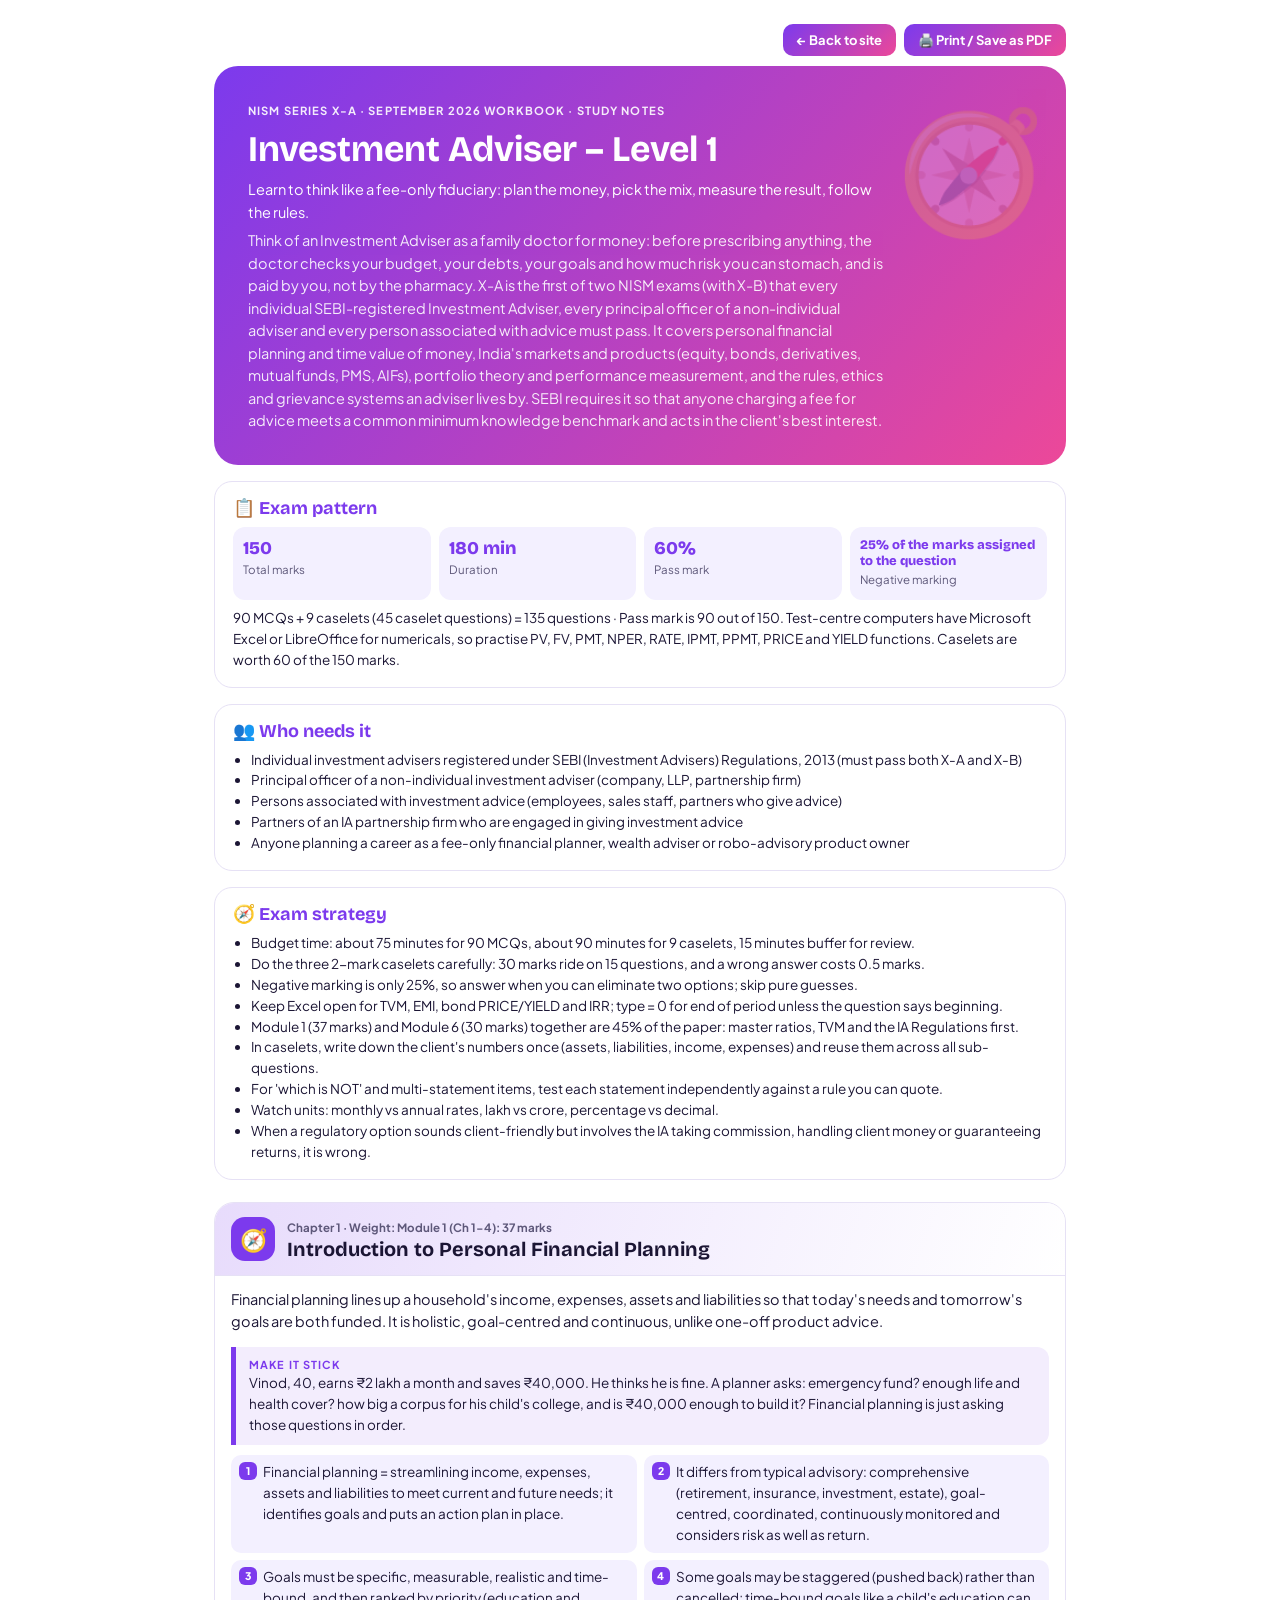
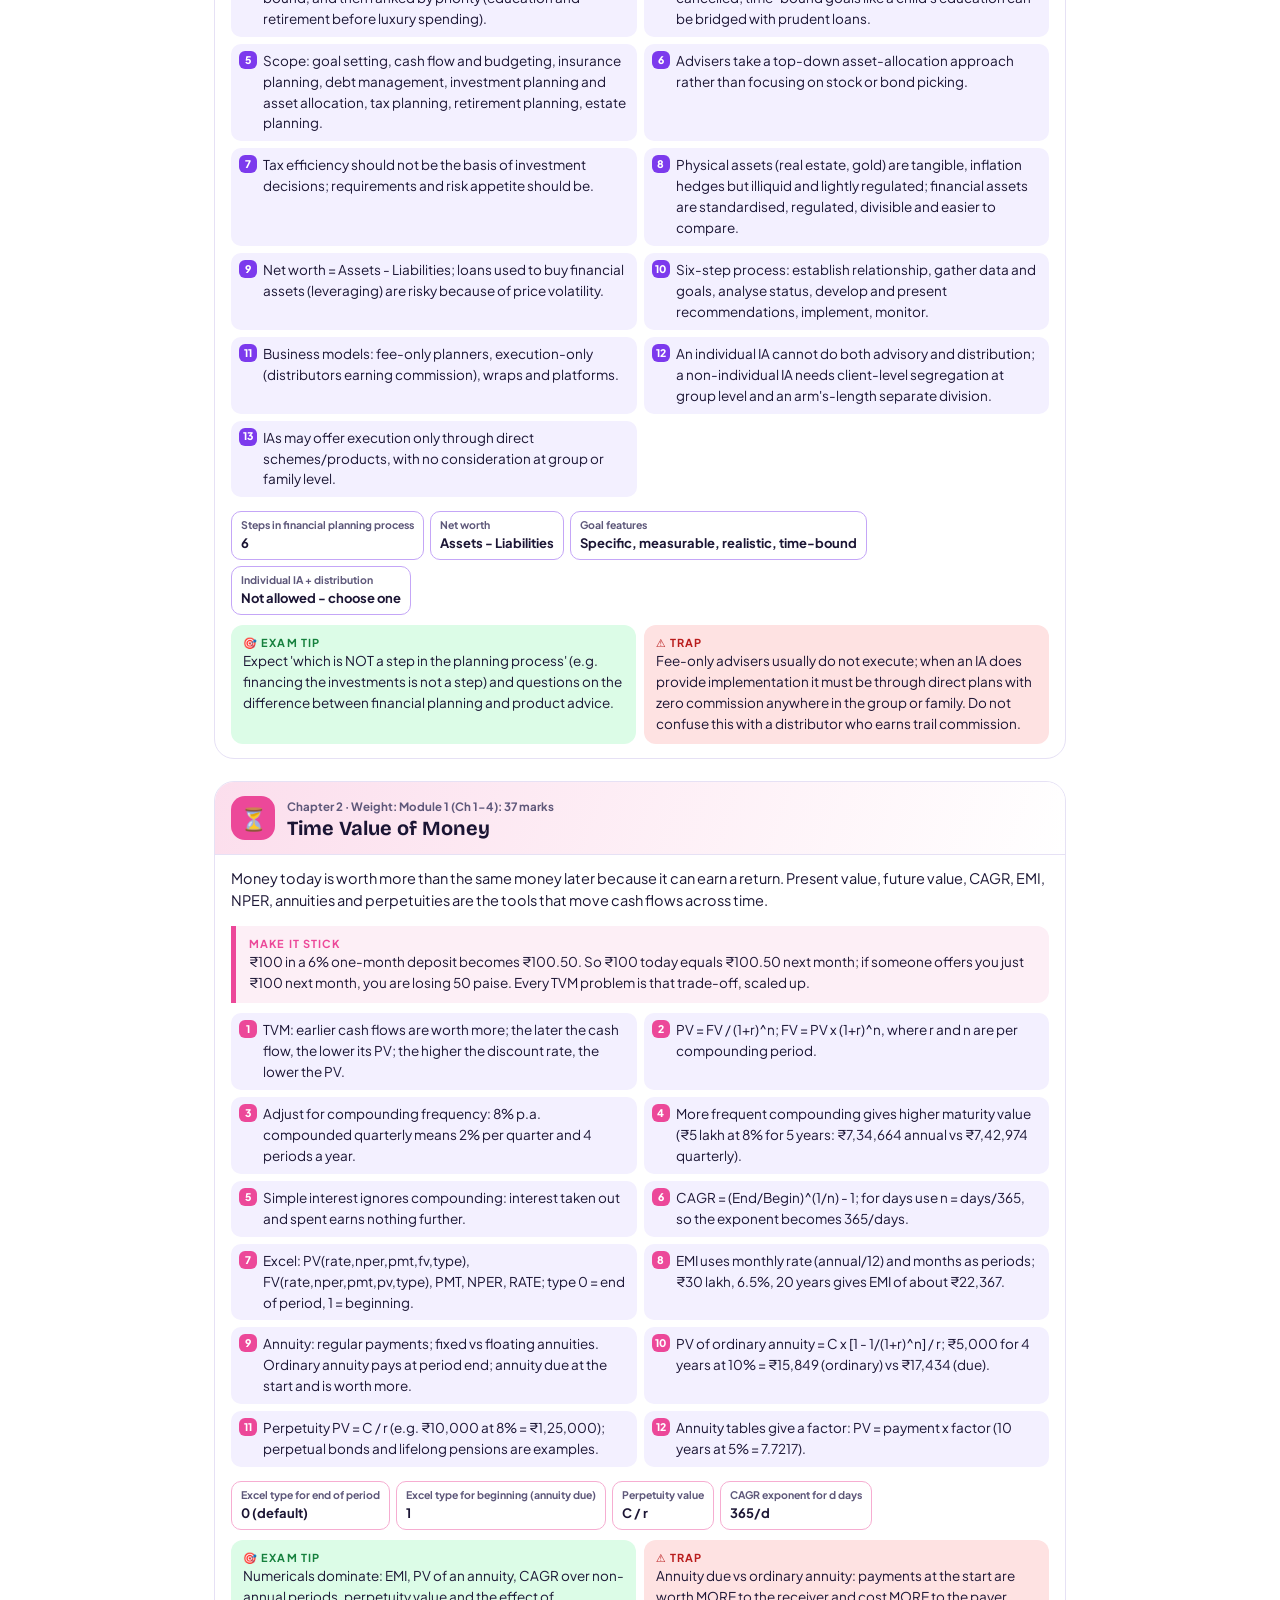
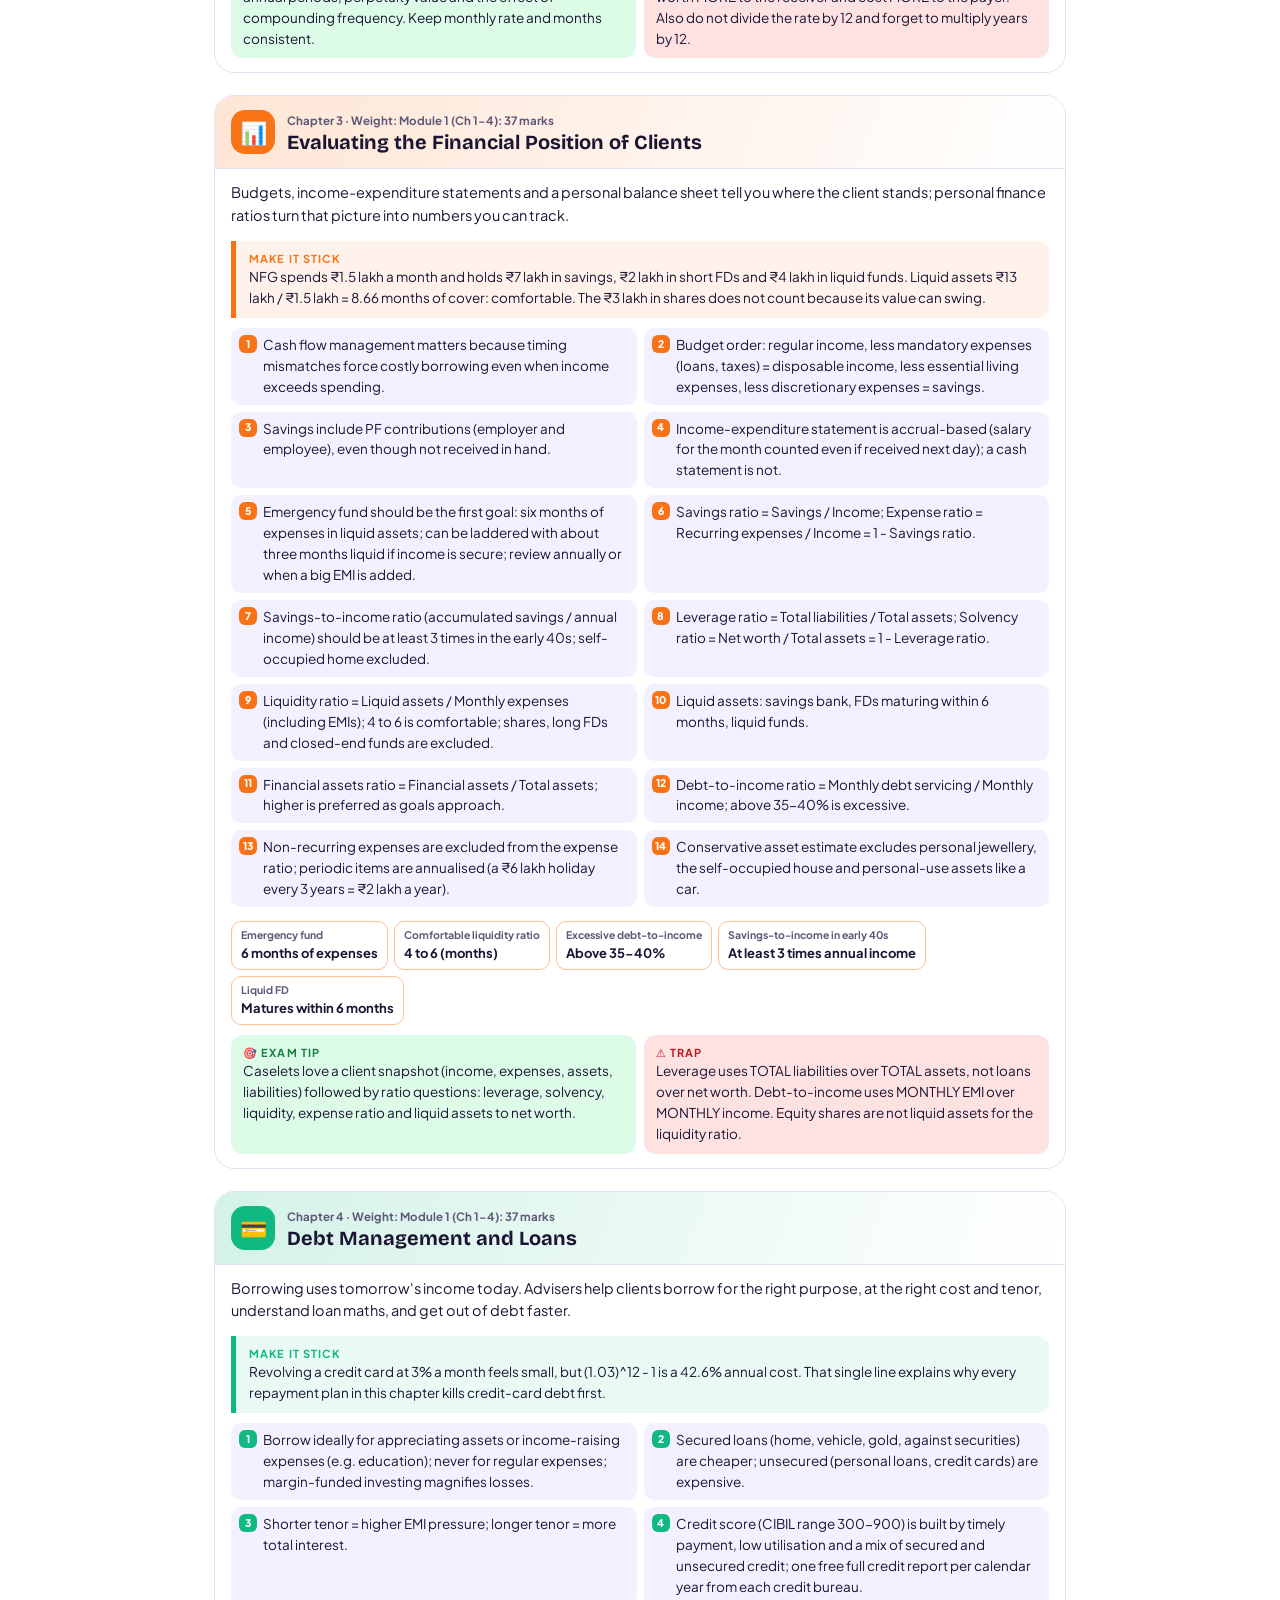
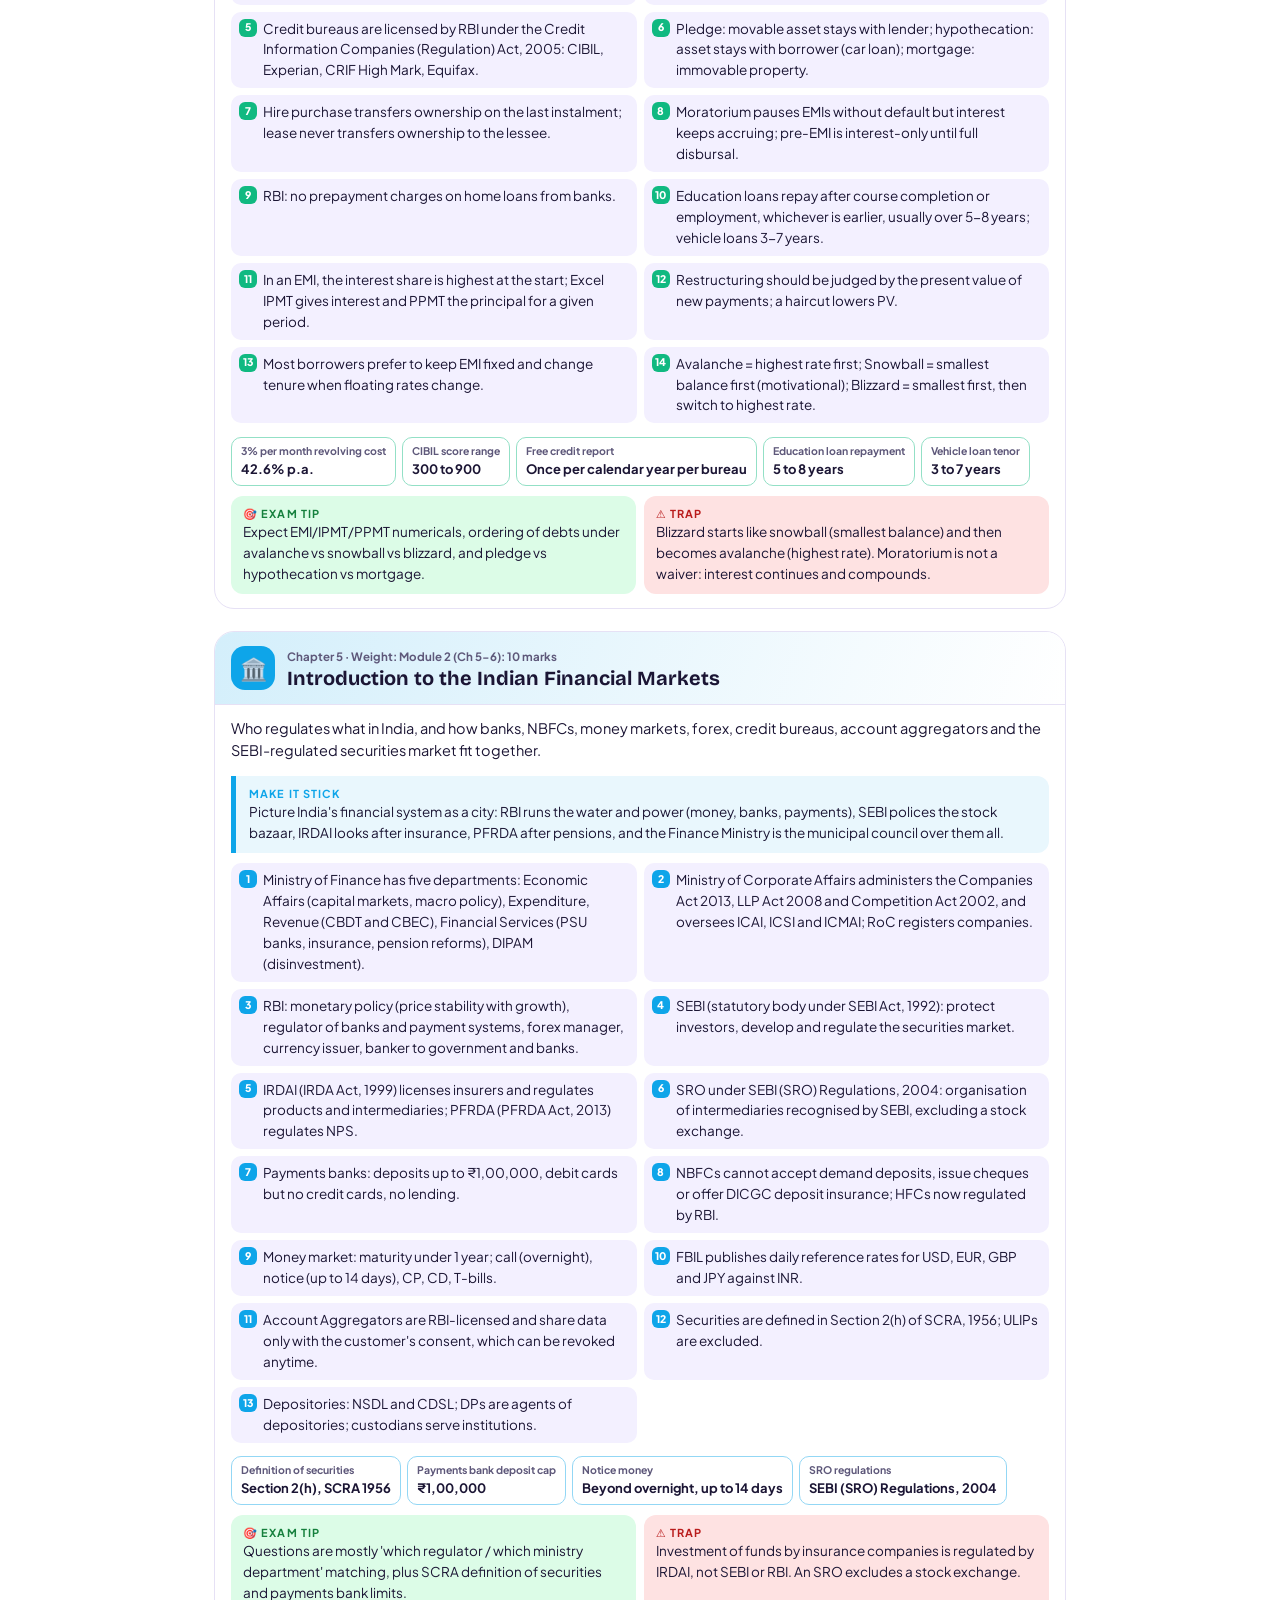
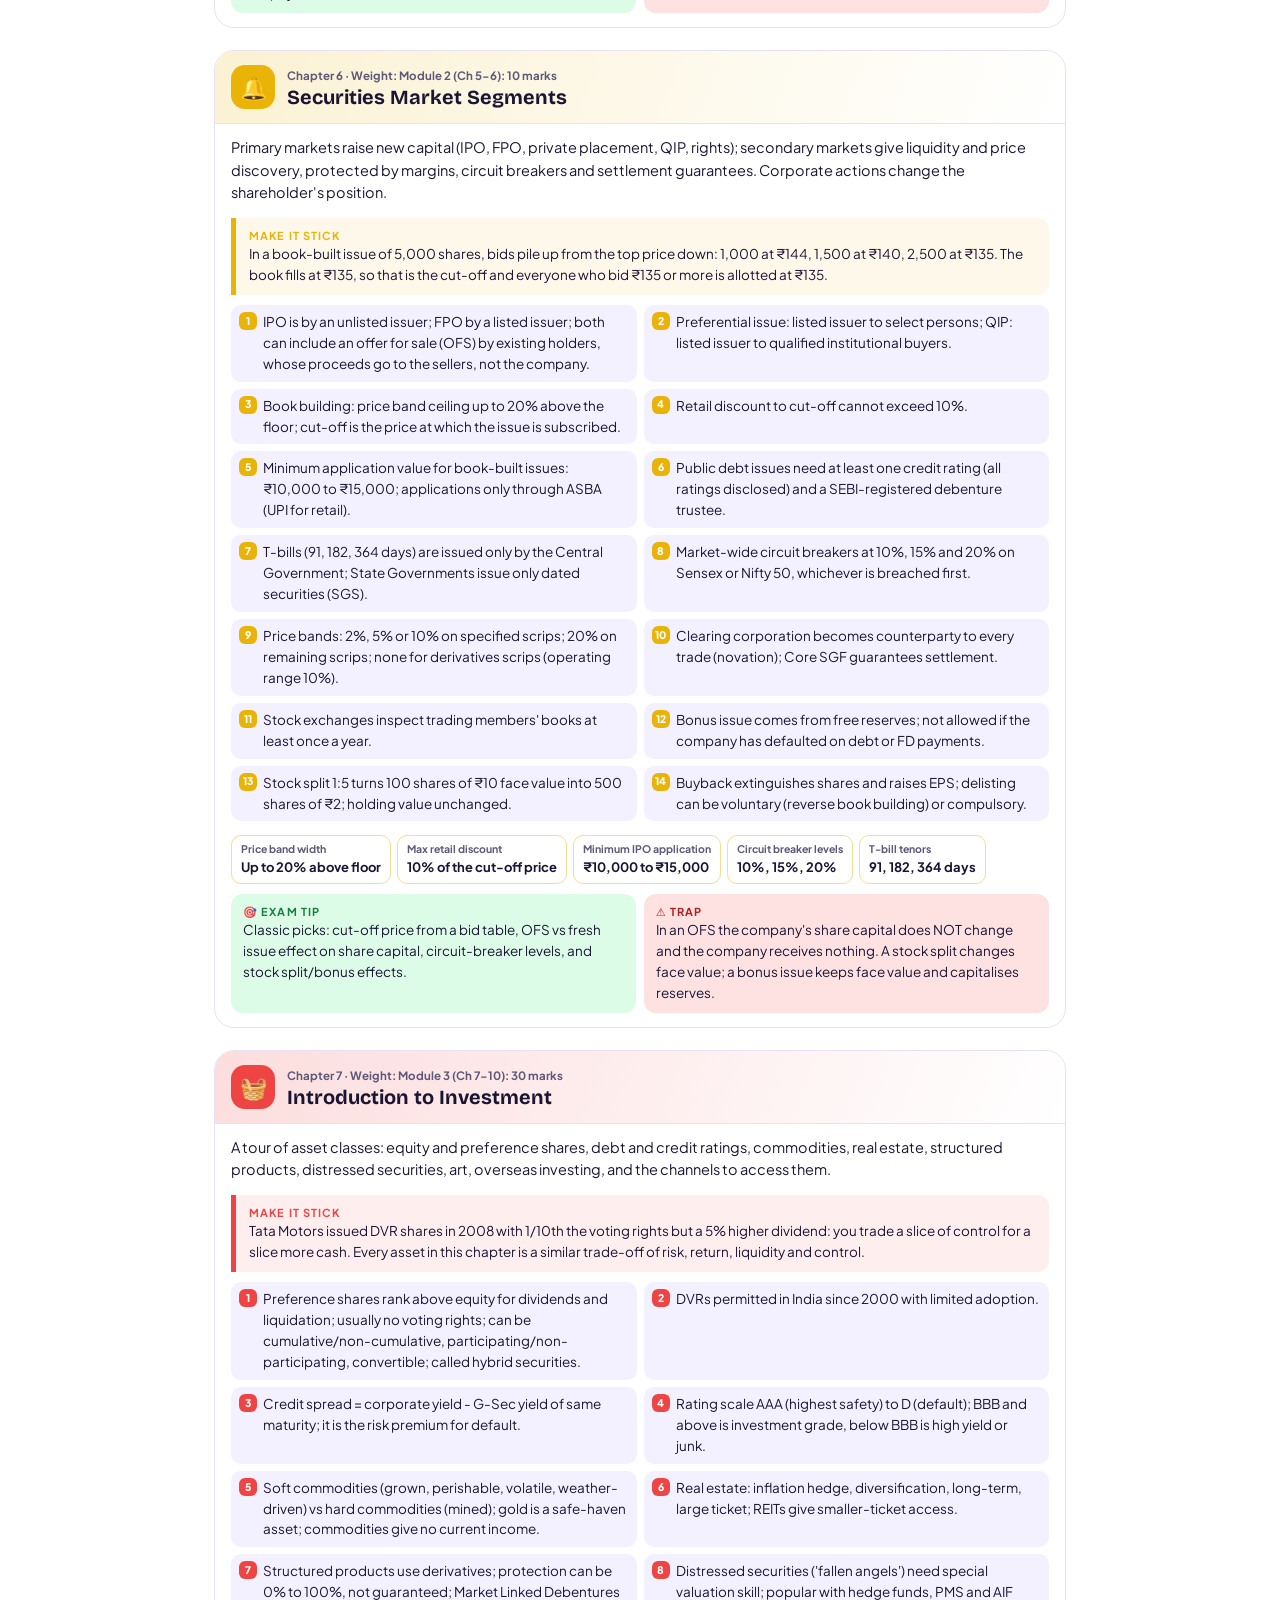
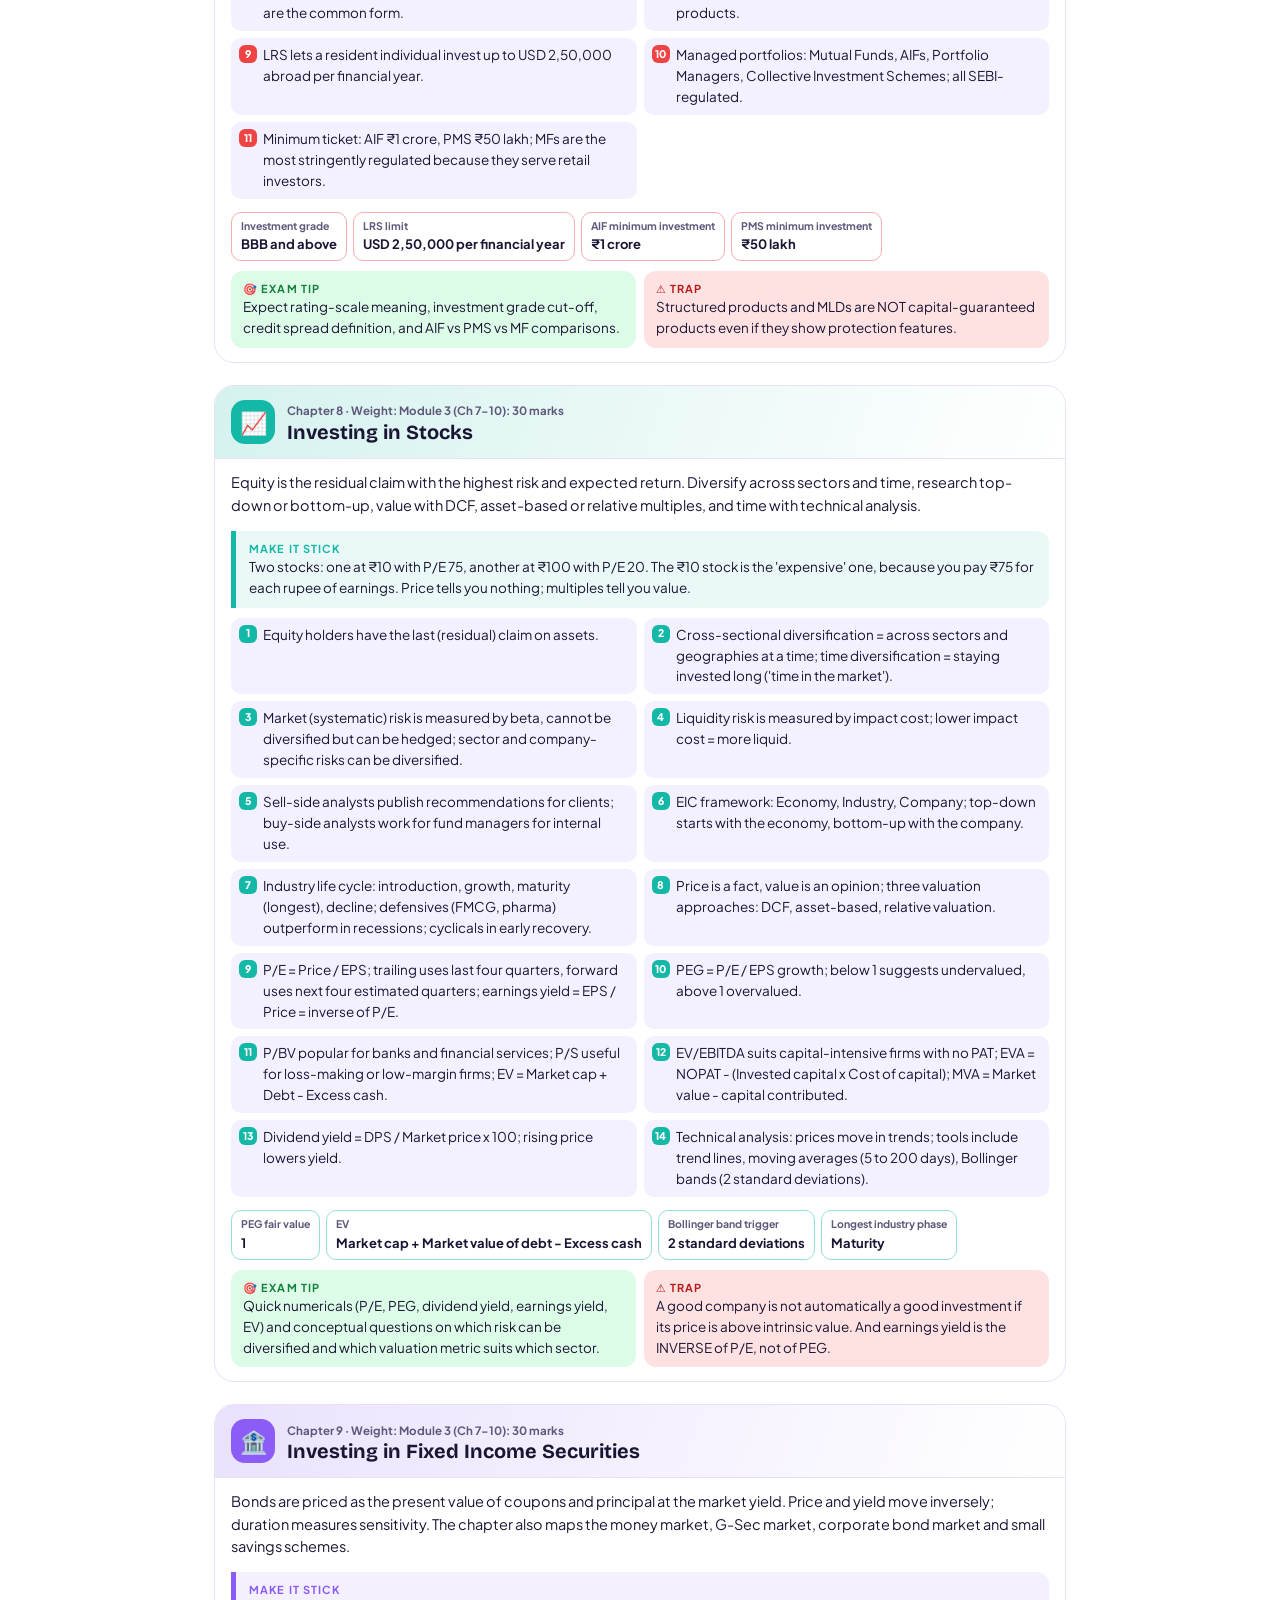
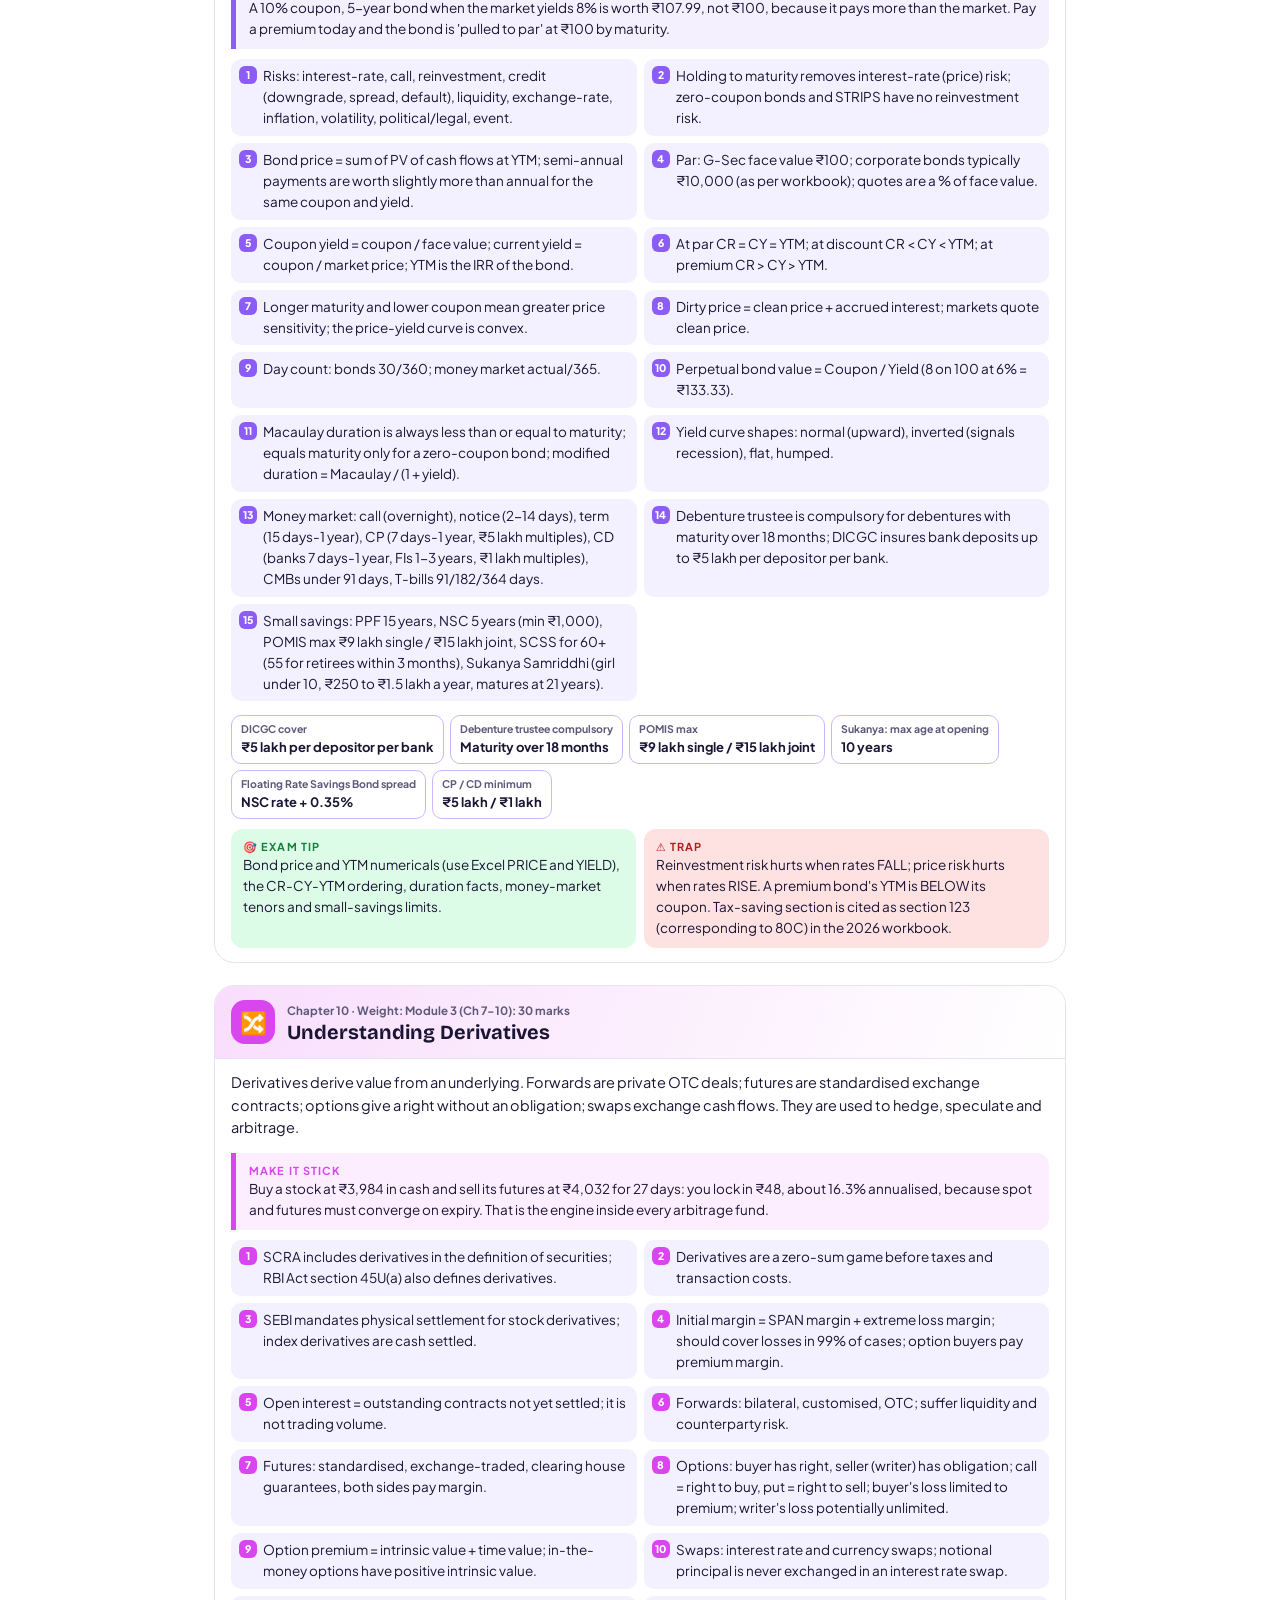
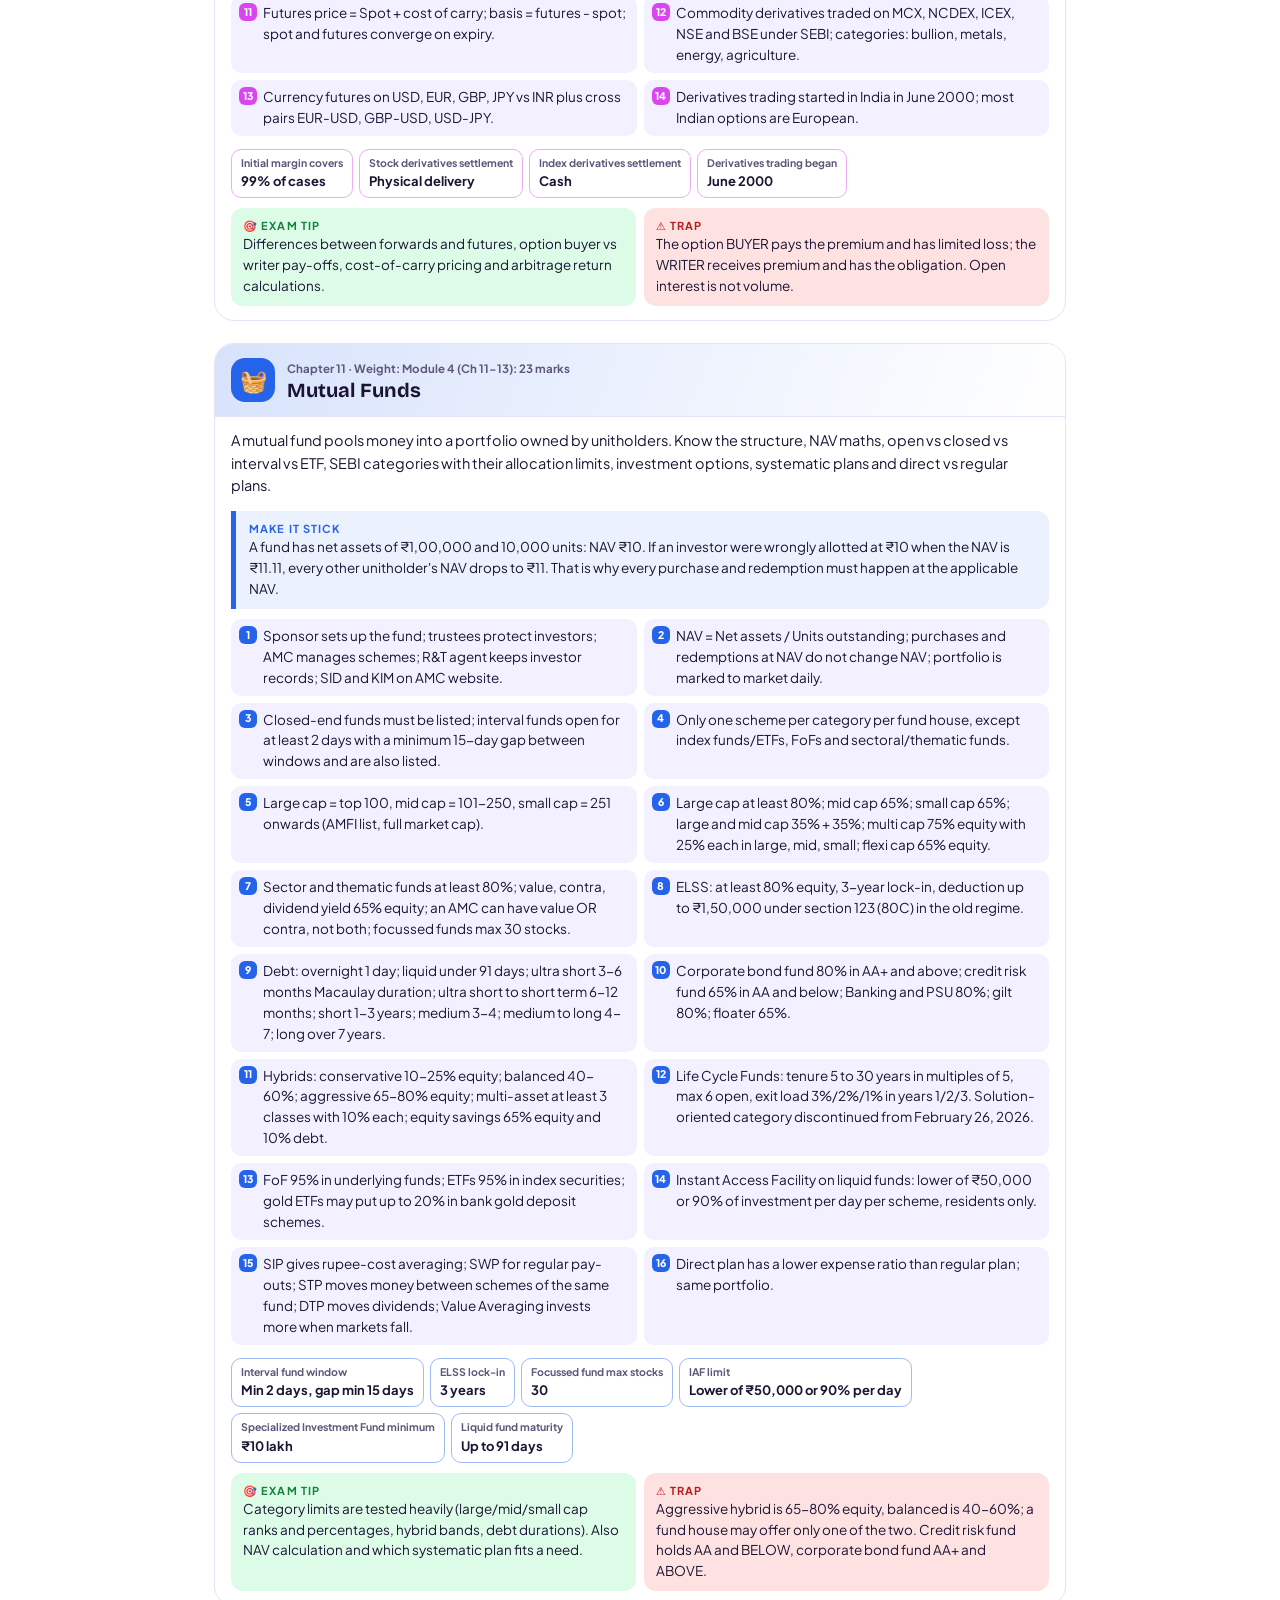
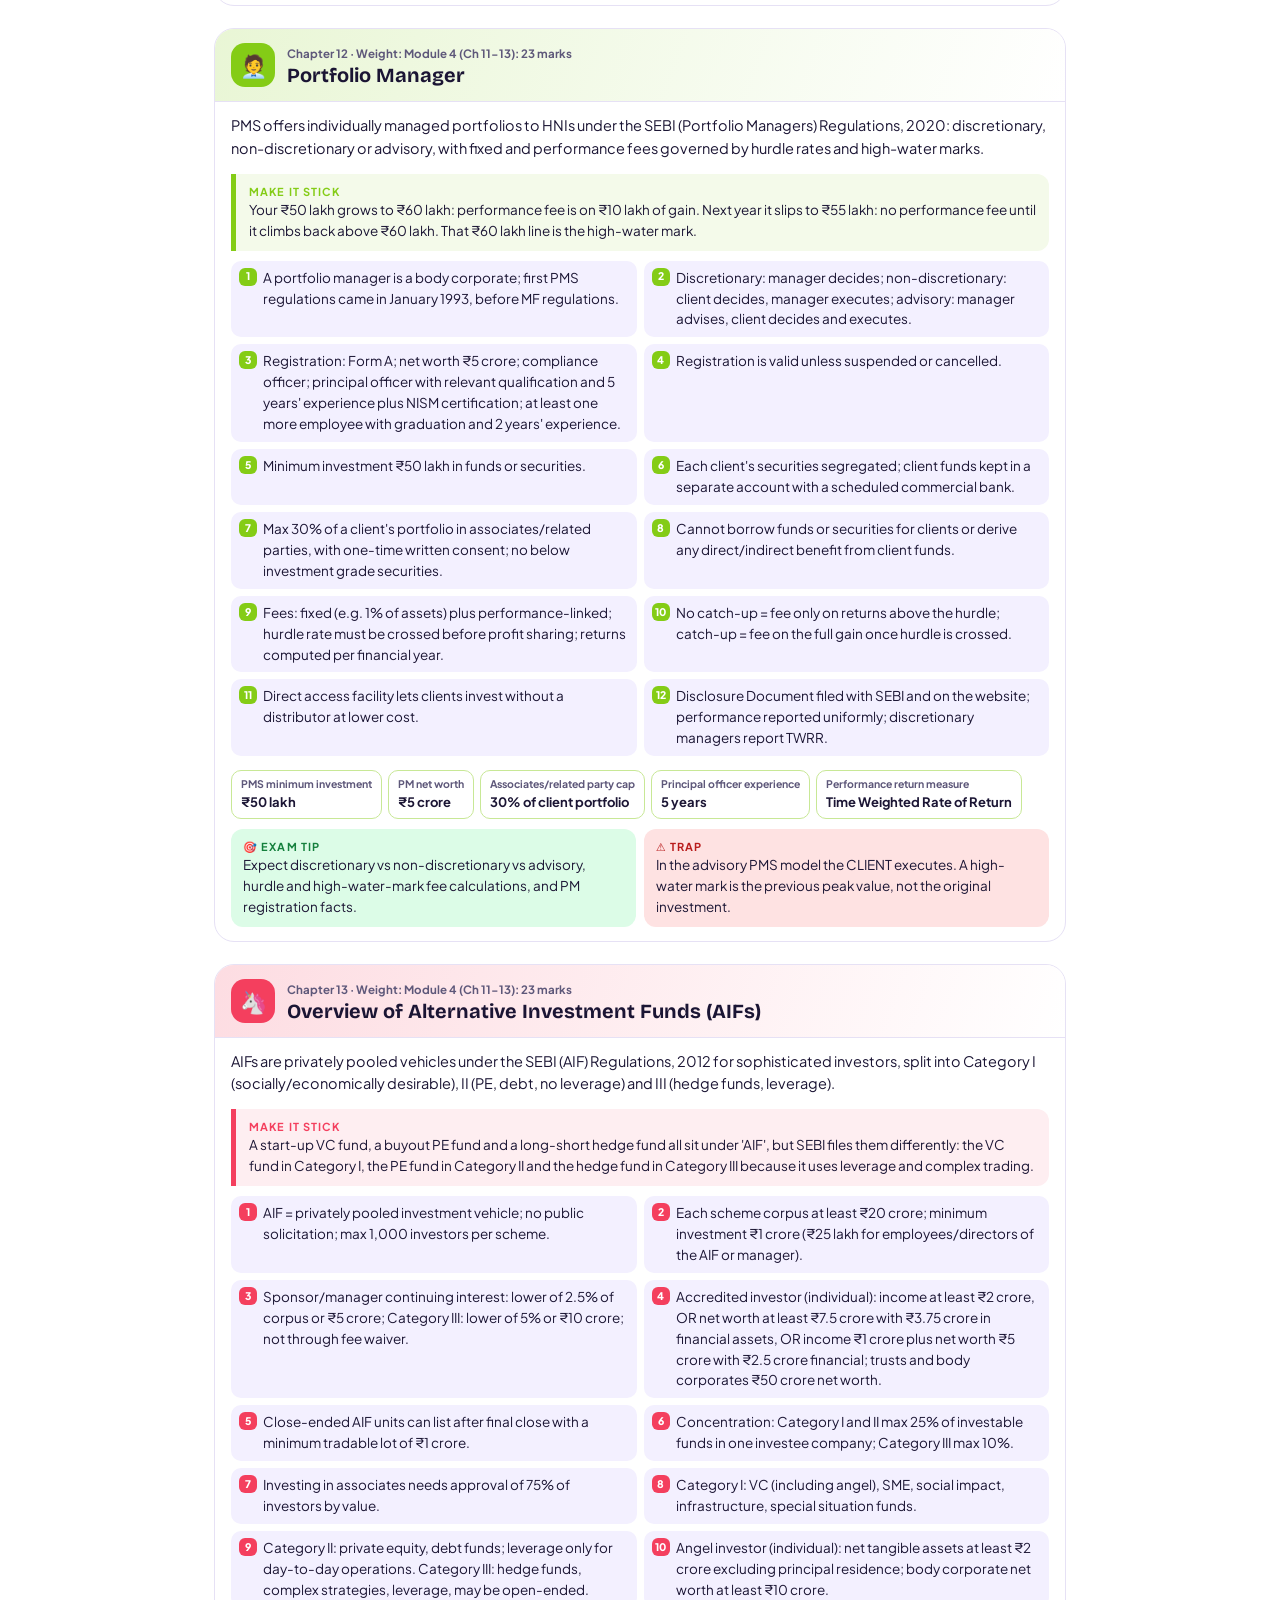
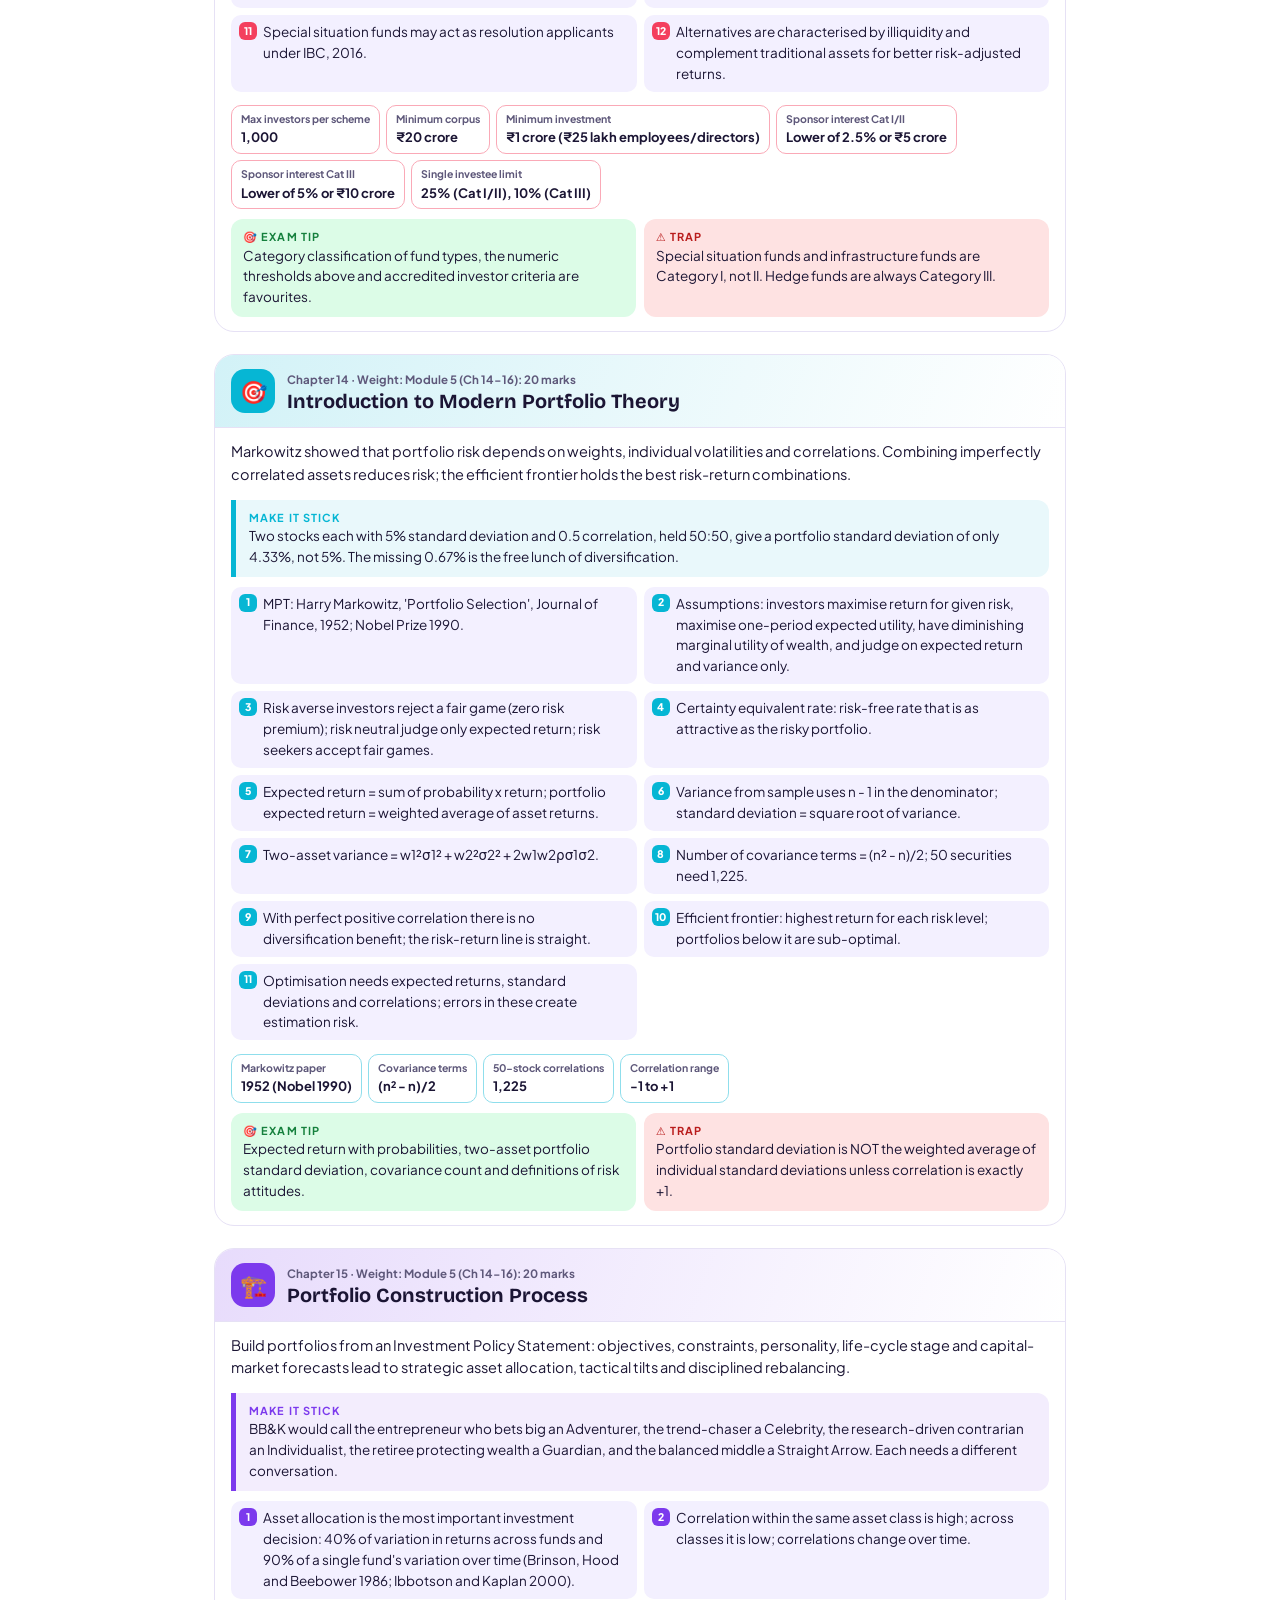
<file: notes/xa.html>
<!doctype html><html lang="en"><head><meta charset="utf-8"><meta name="viewport" content="width=device-width,initial-scale=1">
<title>Series X-A Study Notes</title>
<link href="https://fonts.googleapis.com/css2?family=Bricolage+Grotesque:opsz,wght@12..96,700;12..96,800&family=Plus+Jakarta+Sans:wght@400;600;700&family=JetBrains+Mono:wght@500&display=swap" rel="stylesheet">
<style>
:root{--c1:#7c3aed;--c2:#ec4899;--ink:#1b1534;--muted:#5e587a;--soft:#f3f0ff;--line:#e6e1f5}
*{box-sizing:border-box;-webkit-print-color-adjust:exact;print-color-adjust:exact}
body{margin:0;background:#fff;color:var(--ink);font:13.5px/1.55 "Plus Jakarta Sans",system-ui,sans-serif}
.wrap{max-width:900px;margin:0 auto;padding:24px}
h1,h2,h3{font-family:"Bricolage Grotesque",sans-serif;margin:0;line-height:1.15}
.cover{border-radius:24px;padding:34px;color:#fff;background:linear-gradient(130deg,var(--c1),var(--c2));position:relative;overflow:hidden}
.cover::after{content:"🧭";position:absolute;right:20px;top:6px;font-size:120px;opacity:.2}
.cover small{letter-spacing:.1em;text-transform:uppercase;font-weight:700;opacity:.9}
.cover h1{font-size:36px;margin:8px 0}
.cover p{max-width:640px;margin:6px 0 0;font-size:14.5px}
.box{border:1px solid var(--line);border-radius:18px;padding:16px 18px;margin-top:16px;break-inside:avoid}
.box h3{font-size:18px;margin-bottom:8px;color:var(--c1)}
.kv{display:grid;grid-template-columns:repeat(4,1fr);gap:8px}
.kv div{background:var(--soft);border-radius:12px;padding:10px}
.kv b{display:block;font:800 18px "Bricolage Grotesque";color:var(--c1)} .kv span{font-size:11.5px;color:var(--muted)}
ul{margin:6px 0 0;padding-left:18px}
.chap{margin-top:22px;border:1px solid var(--line);border-radius:20px;padding:0 0 14px;overflow:hidden;break-inside:auto}
.chap header{display:flex;gap:12px;align-items:center;padding:14px 16px;background:linear-gradient(110deg,color-mix(in srgb,var(--hc) 18%,#fff),#fff);border-bottom:1px solid var(--line);break-after:avoid}
.chap .num{width:44px;height:44px;border-radius:14px;display:grid;place-items:center;font-size:22px;background:var(--hc);flex:none}
.chap small{color:var(--muted);font-weight:700;font-size:11.5px}
.chap h2{font-size:20px}
.chap > *:not(header){margin-left:16px;margin-right:16px}
.sum{font-size:14.5px;margin-top:12px}
.story{border-left:5px solid var(--hc);background:color-mix(in srgb,var(--hc) 9%,#fff);padding:9px 13px;border-radius:0 12px 12px 0;break-inside:avoid}
.story b,.co b{display:block;font-size:11px;letter-spacing:.1em;text-transform:uppercase;color:var(--hc)}
.kp{margin-top:10px;padding-left:0;list-style:none;counter-reset:k;display:grid;grid-template-columns:1fr 1fr;gap:7px}
.kp li{counter-increment:k;position:relative;background:var(--soft);border-radius:10px;padding:7px 10px 7px 32px;break-inside:avoid}
.kp li::before{content:counter(k);position:absolute;left:8px;top:7px;width:18px;height:18px;border-radius:6px;background:var(--hc);color:#fff;font-size:10.5px;font-weight:800;display:grid;place-items:center}
.mr{display:flex;flex-wrap:wrap;gap:6px;margin-top:6px}
.mr div{border:1.5px solid color-mix(in srgb,var(--hc) 45%,#fff);border-radius:10px;padding:5px 9px;break-inside:avoid}
.mr small{display:block;font-size:10.5px;color:var(--muted)} .mr b{font-size:13px}
.co{display:grid;grid-template-columns:1fr 1fr;gap:8px;margin-top:10px}
.co div{border-radius:12px;padding:9px 12px;break-inside:avoid}
.co .tip{background:#dcfce7} .co .tip b{color:#15803d} .co .trap{background:#fee2e2} .co .trap b{color:#b91c1c}
.grid{display:grid;grid-template-columns:1fr 1fr;gap:8px}
.f{border:1px solid var(--line);border-top:4px solid var(--c1);border-radius:12px;padding:10px 12px;break-inside:avoid}
.f code{display:block;font-family:"JetBrains Mono",monospace;background:var(--soft);padding:6px 8px;border-radius:8px;margin:5px 0;white-space:pre-wrap;font-size:12px}
.nums{display:grid;grid-template-columns:repeat(3,1fr);gap:7px}
.nums div{border:1px solid var(--line);border-radius:10px;padding:7px 10px;break-inside:avoid}
.nums b{display:block;color:var(--c2);font:800 15px "Bricolage Grotesque"} .nums span{font-size:11.5px;color:var(--muted)}
table{width:100%;border-collapse:collapse} td{border-bottom:1px solid var(--line);padding:5px 6px;vertical-align:top} td:first-child{font-weight:700;width:28%}
.qr{columns:2;column-gap:14px;padding-left:18px} .qr li{margin-bottom:5px;break-inside:avoid}
.pb{break-before:page}
.bar{display:flex;gap:8px;justify-content:flex-end;margin-bottom:10px}
.bar button,.bar a{font:700 13px "Plus Jakarta Sans";padding:8px 14px;border-radius:10px;border:0;background:linear-gradient(135deg,var(--c1),var(--c2));color:#fff;text-decoration:none;cursor:pointer}
@media (max-width:640px){.qr{columns:1}.kp,.grid,.co{grid-template-columns:1fr}.nums,.kv{grid-template-columns:1fr 1fr}.wrap{padding:16px}}
@media print{.bar{display:none}.wrap{padding:0}@page{margin:12mm}}
</style></head><body><div class="wrap">
<div class="bar"><a href="../index.html#/exam/xa">← Back to site</a><button onclick="print()">🖨️ Print / Save as PDF</button></div>
<div class="cover"><small>NISM Series X-A · September 2026 workbook · Study notes</small><h1>Investment Adviser – Level 1</h1><p>Learn to think like a fee-only fiduciary: plan the money, pick the mix, measure the result, follow the rules.</p><p style="opacity:.9">Think of an Investment Adviser as a family doctor for money: before prescribing anything, the doctor checks your budget, your debts, your goals and how much risk you can stomach, and is paid by you, not by the pharmacy. X-A is the first of two NISM exams (with X-B) that every individual SEBI-registered Investment Adviser, every principal officer of a non-individual adviser and every person associated with advice must pass. It covers personal financial planning and time value of money, India&#39;s markets and products (equity, bonds, derivatives, mutual funds, PMS, AIFs), portfolio theory and performance measurement, and the rules, ethics and grievance systems an adviser lives by. SEBI requires it so that anyone charging a fee for advice meets a common minimum knowledge benchmark and acts in the client&#39;s best interest.</p></div>
<div class="box"><h3>📋 Exam pattern</h3><div class="kv"><div><b>150</b><span>Total marks</span></div><div><b>180 min</b><span>Duration</span></div><div><b>60%</b><span>Pass mark</span></div><div><b style="font-size:13px">25% of the marks assigned to the question</b><span>Negative marking</span></div></div>
<p style="margin:8px 0 0">90 MCQs + 9 caselets (45 caselet questions) = 135 questions · Pass mark is 90 out of 150. Test-centre computers have Microsoft Excel or LibreOffice for numericals, so practise PV, FV, PMT, NPER, RATE, IPMT, PPMT, PRICE and YIELD functions. Caselets are worth 60 of the 150 marks.</p></div>
<div class="box"><h3>👥 Who needs it</h3><ul><li>Individual investment advisers registered under SEBI (Investment Advisers) Regulations, 2013 (must pass both X-A and X-B)</li><li>Principal officer of a non-individual investment adviser (company, LLP, partnership firm)</li><li>Persons associated with investment advice (employees, sales staff, partners who give advice)</li><li>Partners of an IA partnership firm who are engaged in giving investment advice</li><li>Anyone planning a career as a fee-only financial planner, wealth adviser or robo-advisory product owner</li></ul></div>
<div class="box"><h3>🧭 Exam strategy</h3><ul><li>Budget time: about 75 minutes for 90 MCQs, about 90 minutes for 9 caselets, 15 minutes buffer for review.</li><li>Do the three 2-mark caselets carefully: 30 marks ride on 15 questions, and a wrong answer costs 0.5 marks.</li><li>Negative marking is only 25%, so answer when you can eliminate two options; skip pure guesses.</li><li>Keep Excel open for TVM, EMI, bond PRICE/YIELD and IRR; type = 0 for end of period unless the question says beginning.</li><li>Module 1 (37 marks) and Module 6 (30 marks) together are 45% of the paper: master ratios, TVM and the IA Regulations first.</li><li>In caselets, write down the client&#39;s numbers once (assets, liabilities, income, expenses) and reuse them across all sub-questions.</li><li>For &#39;which is NOT&#39; and multi-statement items, test each statement independently against a rule you can quote.</li><li>Watch units: monthly vs annual rates, lakh vs crore, percentage vs decimal.</li><li>When a regulatory option sounds client-friendly but involves the IA taking commission, handling client money or guaranteeing returns, it is wrong.</li></ul></div>
<section class="chap" style="--hc:#7c3aed">
      <header><div class="num">🧭</div><div><small>Chapter 1 · Weight: Module 1 (Ch 1-4): 37 marks</small><h2>Introduction to Personal Financial Planning</h2></div></header>
      <p class="sum">Financial planning lines up a household&#39;s income, expenses, assets and liabilities so that today&#39;s needs and tomorrow&#39;s goals are both funded. It is holistic, goal-centred and continuous, unlike one-off product advice.</p>
      <div class="story"><b>Make it stick</b>Vinod, 40, earns ₹2 lakh a month and saves ₹40,000. He thinks he is fine. A planner asks: emergency fund? enough life and health cover? how big a corpus for his child&#39;s college, and is ₹40,000 enough to build it? Financial planning is just asking those questions in order.</div>
      <ol class="kp"><li>Financial planning = streamlining income, expenses, assets and liabilities to meet current and future needs; it identifies goals and puts an action plan in place.</li><li>It differs from typical advisory: comprehensive (retirement, insurance, investment, estate), goal-centred, coordinated, continuously monitored and considers risk as well as return.</li><li>Goals must be specific, measurable, realistic and time-bound, and then ranked by priority (education and retirement before luxury spending).</li><li>Some goals may be staggered (pushed back) rather than cancelled; time-bound goals like a child&#39;s education can be bridged with prudent loans.</li><li>Scope: goal setting, cash flow and budgeting, insurance planning, debt management, investment planning and asset allocation, tax planning, retirement planning, estate planning.</li><li>Advisers take a top-down asset-allocation approach rather than focusing on stock or bond picking.</li><li>Tax efficiency should not be the basis of investment decisions; requirements and risk appetite should be.</li><li>Physical assets (real estate, gold) are tangible, inflation hedges but illiquid and lightly regulated; financial assets are standardised, regulated, divisible and easier to compare.</li><li>Net worth = Assets - Liabilities; loans used to buy financial assets (leveraging) are risky because of price volatility.</li><li>Six-step process: establish relationship, gather data and goals, analyse status, develop and present recommendations, implement, monitor.</li><li>Business models: fee-only planners, execution-only (distributors earning commission), wraps and platforms.</li><li>An individual IA cannot do both advisory and distribution; a non-individual IA needs client-level segregation at group level and an arm&#39;s-length separate division.</li><li>IAs may offer execution only through direct schemes/products, with no consideration at group or family level.</li></ol>
      <div class="mr"><div><small>Steps in financial planning process</small><b>6</b></div><div><small>Net worth</small><b>Assets - Liabilities</b></div><div><small>Goal features</small><b>Specific, measurable, realistic, time-bound</b></div><div><small>Individual IA + distribution</small><b>Not allowed - choose one</b></div></div>
      <div class="co"><div class="tip"><b>🎯 Exam tip</b>Expect &#39;which is NOT a step in the planning process&#39; (e.g. financing the investments is not a step) and questions on the difference between financial planning and product advice.</div><div class="trap"><b>⚠️ Trap</b>Fee-only advisers usually do not execute; when an IA does provide implementation it must be through direct plans with zero commission anywhere in the group or family. Do not confuse this with a distributor who earns trail commission.</div></div>
    </section><section class="chap" style="--hc:#ec4899">
      <header><div class="num">⏳</div><div><small>Chapter 2 · Weight: Module 1 (Ch 1-4): 37 marks</small><h2>Time Value of Money</h2></div></header>
      <p class="sum">Money today is worth more than the same money later because it can earn a return. Present value, future value, CAGR, EMI, NPER, annuities and perpetuities are the tools that move cash flows across time.</p>
      <div class="story"><b>Make it stick</b>₹100 in a 6% one-month deposit becomes ₹100.50. So ₹100 today equals ₹100.50 next month; if someone offers you just ₹100 next month, you are losing 50 paise. Every TVM problem is that trade-off, scaled up.</div>
      <ol class="kp"><li>TVM: earlier cash flows are worth more; the later the cash flow, the lower its PV; the higher the discount rate, the lower the PV.</li><li>PV = FV / (1+r)^n; FV = PV x (1+r)^n, where r and n are per compounding period.</li><li>Adjust for compounding frequency: 8% p.a. compounded quarterly means 2% per quarter and 4 periods a year.</li><li>More frequent compounding gives higher maturity value (₹5 lakh at 8% for 5 years: ₹7,34,664 annual vs ₹7,42,974 quarterly).</li><li>Simple interest ignores compounding: interest taken out and spent earns nothing further.</li><li>CAGR = (End/Begin)^(1/n) - 1; for days use n = days/365, so the exponent becomes 365/days.</li><li>Excel: PV(rate,nper,pmt,fv,type), FV(rate,nper,pmt,pv,type), PMT, NPER, RATE; type 0 = end of period, 1 = beginning.</li><li>EMI uses monthly rate (annual/12) and months as periods; ₹30 lakh, 6.5%, 20 years gives EMI of about ₹22,367.</li><li>Annuity: regular payments; fixed vs floating annuities. Ordinary annuity pays at period end; annuity due at the start and is worth more.</li><li>PV of ordinary annuity = C x [1 - 1/(1+r)^n] / r; ₹5,000 for 4 years at 10% = ₹15,849 (ordinary) vs ₹17,434 (due).</li><li>Perpetuity PV = C / r (e.g. ₹10,000 at 8% = ₹1,25,000); perpetual bonds and lifelong pensions are examples.</li><li>Annuity tables give a factor: PV = payment x factor (10 years at 5% = 7.7217).</li></ol>
      <div class="mr"><div><small>Excel type for end of period</small><b>0 (default)</b></div><div><small>Excel type for beginning (annuity due)</small><b>1</b></div><div><small>Perpetuity value</small><b>C / r</b></div><div><small>CAGR exponent for d days</small><b>365/d</b></div></div>
      <div class="co"><div class="tip"><b>🎯 Exam tip</b>Numericals dominate: EMI, PV of an annuity, CAGR over non-annual periods, perpetuity value and the effect of compounding frequency. Keep monthly rate and months consistent.</div><div class="trap"><b>⚠️ Trap</b>Annuity due vs ordinary annuity: payments at the start are worth MORE to the receiver and cost MORE to the payer. Also do not divide the rate by 12 and forget to multiply years by 12.</div></div>
    </section><section class="chap" style="--hc:#f97316">
      <header><div class="num">📊</div><div><small>Chapter 3 · Weight: Module 1 (Ch 1-4): 37 marks</small><h2>Evaluating the Financial Position of Clients</h2></div></header>
      <p class="sum">Budgets, income-expenditure statements and a personal balance sheet tell you where the client stands; personal finance ratios turn that picture into numbers you can track.</p>
      <div class="story"><b>Make it stick</b>NFG spends ₹1.5 lakh a month and holds ₹7 lakh in savings, ₹2 lakh in short FDs and ₹4 lakh in liquid funds. Liquid assets ₹13 lakh / ₹1.5 lakh = 8.66 months of cover: comfortable. The ₹3 lakh in shares does not count because its value can swing.</div>
      <ol class="kp"><li>Cash flow management matters because timing mismatches force costly borrowing even when income exceeds spending.</li><li>Budget order: regular income, less mandatory expenses (loans, taxes) = disposable income, less essential living expenses, less discretionary expenses = savings.</li><li>Savings include PF contributions (employer and employee), even though not received in hand.</li><li>Income-expenditure statement is accrual-based (salary for the month counted even if received next day); a cash statement is not.</li><li>Emergency fund should be the first goal: six months of expenses in liquid assets; can be laddered with about three months liquid if income is secure; review annually or when a big EMI is added.</li><li>Savings ratio = Savings / Income; Expense ratio = Recurring expenses / Income = 1 - Savings ratio.</li><li>Savings-to-income ratio (accumulated savings / annual income) should be at least 3 times in the early 40s; self-occupied home excluded.</li><li>Leverage ratio = Total liabilities / Total assets; Solvency ratio = Net worth / Total assets = 1 - Leverage ratio.</li><li>Liquidity ratio = Liquid assets / Monthly expenses (including EMIs); 4 to 6 is comfortable; shares, long FDs and closed-end funds are excluded.</li><li>Liquid assets: savings bank, FDs maturing within 6 months, liquid funds.</li><li>Financial assets ratio = Financial assets / Total assets; higher is preferred as goals approach.</li><li>Debt-to-income ratio = Monthly debt servicing / Monthly income; above 35-40% is excessive.</li><li>Non-recurring expenses are excluded from the expense ratio; periodic items are annualised (a ₹6 lakh holiday every 3 years = ₹2 lakh a year).</li><li>Conservative asset estimate excludes personal jewellery, the self-occupied house and personal-use assets like a car.</li></ol>
      <div class="mr"><div><small>Emergency fund</small><b>6 months of expenses</b></div><div><small>Comfortable liquidity ratio</small><b>4 to 6 (months)</b></div><div><small>Excessive debt-to-income</small><b>Above 35-40%</b></div><div><small>Savings-to-income in early 40s</small><b>At least 3 times annual income</b></div><div><small>Liquid FD</small><b>Matures within 6 months</b></div></div>
      <div class="co"><div class="tip"><b>🎯 Exam tip</b>Caselets love a client snapshot (income, expenses, assets, liabilities) followed by ratio questions: leverage, solvency, liquidity, expense ratio and liquid assets to net worth.</div><div class="trap"><b>⚠️ Trap</b>Leverage uses TOTAL liabilities over TOTAL assets, not loans over net worth. Debt-to-income uses MONTHLY EMI over MONTHLY income. Equity shares are not liquid assets for the liquidity ratio.</div></div>
    </section><section class="chap" style="--hc:#10b981">
      <header><div class="num">💳</div><div><small>Chapter 4 · Weight: Module 1 (Ch 1-4): 37 marks</small><h2>Debt Management and Loans</h2></div></header>
      <p class="sum">Borrowing uses tomorrow&#39;s income today. Advisers help clients borrow for the right purpose, at the right cost and tenor, understand loan maths, and get out of debt faster.</p>
      <div class="story"><b>Make it stick</b>Revolving a credit card at 3% a month feels small, but (1.03)^12 - 1 is a 42.6% annual cost. That single line explains why every repayment plan in this chapter kills credit-card debt first.</div>
      <ol class="kp"><li>Borrow ideally for appreciating assets or income-raising expenses (e.g. education); never for regular expenses; margin-funded investing magnifies losses.</li><li>Secured loans (home, vehicle, gold, against securities) are cheaper; unsecured (personal loans, credit cards) are expensive.</li><li>Shorter tenor = higher EMI pressure; longer tenor = more total interest.</li><li>Credit score (CIBIL range 300-900) is built by timely payment, low utilisation and a mix of secured and unsecured credit; one free full credit report per calendar year from each credit bureau.</li><li>Credit bureaus are licensed by RBI under the Credit Information Companies (Regulation) Act, 2005: CIBIL, Experian, CRIF High Mark, Equifax.</li><li>Pledge: movable asset stays with lender; hypothecation: asset stays with borrower (car loan); mortgage: immovable property.</li><li>Hire purchase transfers ownership on the last instalment; lease never transfers ownership to the lessee.</li><li>Moratorium pauses EMIs without default but interest keeps accruing; pre-EMI is interest-only until full disbursal.</li><li>RBI: no prepayment charges on home loans from banks.</li><li>Education loans repay after course completion or employment, whichever is earlier, usually over 5-8 years; vehicle loans 3-7 years.</li><li>In an EMI, the interest share is highest at the start; Excel IPMT gives interest and PPMT the principal for a given period.</li><li>Restructuring should be judged by the present value of new payments; a haircut lowers PV.</li><li>Most borrowers prefer to keep EMI fixed and change tenure when floating rates change.</li><li>Avalanche = highest rate first; Snowball = smallest balance first (motivational); Blizzard = smallest first, then switch to highest rate.</li></ol>
      <div class="mr"><div><small>3% per month revolving cost</small><b>42.6% p.a.</b></div><div><small>CIBIL score range</small><b>300 to 900</b></div><div><small>Free credit report</small><b>Once per calendar year per bureau</b></div><div><small>Education loan repayment</small><b>5 to 8 years</b></div><div><small>Vehicle loan tenor</small><b>3 to 7 years</b></div></div>
      <div class="co"><div class="tip"><b>🎯 Exam tip</b>Expect EMI/IPMT/PPMT numericals, ordering of debts under avalanche vs snowball vs blizzard, and pledge vs hypothecation vs mortgage.</div><div class="trap"><b>⚠️ Trap</b>Blizzard starts like snowball (smallest balance) and then becomes avalanche (highest rate). Moratorium is not a waiver: interest continues and compounds.</div></div>
    </section><section class="chap" style="--hc:#0ea5e9">
      <header><div class="num">🏛️</div><div><small>Chapter 5 · Weight: Module 2 (Ch 5-6): 10 marks</small><h2>Introduction to the Indian Financial Markets</h2></div></header>
      <p class="sum">Who regulates what in India, and how banks, NBFCs, money markets, forex, credit bureaus, account aggregators and the SEBI-regulated securities market fit together.</p>
      <div class="story"><b>Make it stick</b>Picture India&#39;s financial system as a city: RBI runs the water and power (money, banks, payments), SEBI polices the stock bazaar, IRDAI looks after insurance, PFRDA after pensions, and the Finance Ministry is the municipal council over them all.</div>
      <ol class="kp"><li>Ministry of Finance has five departments: Economic Affairs (capital markets, macro policy), Expenditure, Revenue (CBDT and CBEC), Financial Services (PSU banks, insurance, pension reforms), DIPAM (disinvestment).</li><li>Ministry of Corporate Affairs administers the Companies Act 2013, LLP Act 2008 and Competition Act 2002, and oversees ICAI, ICSI and ICMAI; RoC registers companies.</li><li>RBI: monetary policy (price stability with growth), regulator of banks and payment systems, forex manager, currency issuer, banker to government and banks.</li><li>SEBI (statutory body under SEBI Act, 1992): protect investors, develop and regulate the securities market.</li><li>IRDAI (IRDA Act, 1999) licenses insurers and regulates products and intermediaries; PFRDA (PFRDA Act, 2013) regulates NPS.</li><li>SRO under SEBI (SRO) Regulations, 2004: organisation of intermediaries recognised by SEBI, excluding a stock exchange.</li><li>Payments banks: deposits up to ₹1,00,000, debit cards but no credit cards, no lending.</li><li>NBFCs cannot accept demand deposits, issue cheques or offer DICGC deposit insurance; HFCs now regulated by RBI.</li><li>Money market: maturity under 1 year; call (overnight), notice (up to 14 days), CP, CD, T-bills.</li><li>FBIL publishes daily reference rates for USD, EUR, GBP and JPY against INR.</li><li>Account Aggregators are RBI-licensed and share data only with the customer&#39;s consent, which can be revoked anytime.</li><li>Securities are defined in Section 2(h) of SCRA, 1956; ULIPs are excluded.</li><li>Depositories: NSDL and CDSL; DPs are agents of depositories; custodians serve institutions.</li></ol>
      <div class="mr"><div><small>Definition of securities</small><b>Section 2(h), SCRA 1956</b></div><div><small>Payments bank deposit cap</small><b>₹1,00,000</b></div><div><small>Notice money</small><b>Beyond overnight, up to 14 days</b></div><div><small>SRO regulations</small><b>SEBI (SRO) Regulations, 2004</b></div></div>
      <div class="co"><div class="tip"><b>🎯 Exam tip</b>Questions are mostly &#39;which regulator / which ministry department&#39; matching, plus SCRA definition of securities and payments bank limits.</div><div class="trap"><b>⚠️ Trap</b>Investment of funds by insurance companies is regulated by IRDAI, not SEBI or RBI. An SRO excludes a stock exchange.</div></div>
    </section><section class="chap" style="--hc:#eab308">
      <header><div class="num">🔔</div><div><small>Chapter 6 · Weight: Module 2 (Ch 5-6): 10 marks</small><h2>Securities Market Segments</h2></div></header>
      <p class="sum">Primary markets raise new capital (IPO, FPO, private placement, QIP, rights); secondary markets give liquidity and price discovery, protected by margins, circuit breakers and settlement guarantees. Corporate actions change the shareholder&#39;s position.</p>
      <div class="story"><b>Make it stick</b>In a book-built issue of 5,000 shares, bids pile up from the top price down: 1,000 at ₹144, 1,500 at ₹140, 2,500 at ₹135. The book fills at ₹135, so that is the cut-off and everyone who bid ₹135 or more is allotted at ₹135.</div>
      <ol class="kp"><li>IPO is by an unlisted issuer; FPO by a listed issuer; both can include an offer for sale (OFS) by existing holders, whose proceeds go to the sellers, not the company.</li><li>Preferential issue: listed issuer to select persons; QIP: listed issuer to qualified institutional buyers.</li><li>Book building: price band ceiling up to 20% above the floor; cut-off is the price at which the issue is subscribed.</li><li>Retail discount to cut-off cannot exceed 10%.</li><li>Minimum application value for book-built issues: ₹10,000 to ₹15,000; applications only through ASBA (UPI for retail).</li><li>Public debt issues need at least one credit rating (all ratings disclosed) and a SEBI-registered debenture trustee.</li><li>T-bills (91, 182, 364 days) are issued only by the Central Government; State Governments issue only dated securities (SGS).</li><li>Market-wide circuit breakers at 10%, 15% and 20% on Sensex or Nifty 50, whichever is breached first.</li><li>Price bands: 2%, 5% or 10% on specified scrips; 20% on remaining scrips; none for derivatives scrips (operating range 10%).</li><li>Clearing corporation becomes counterparty to every trade (novation); Core SGF guarantees settlement.</li><li>Stock exchanges inspect trading members&#39; books at least once a year.</li><li>Bonus issue comes from free reserves; not allowed if the company has defaulted on debt or FD payments.</li><li>Stock split 1:5 turns 100 shares of ₹10 face value into 500 shares of ₹2; holding value unchanged.</li><li>Buyback extinguishes shares and raises EPS; delisting can be voluntary (reverse book building) or compulsory.</li></ol>
      <div class="mr"><div><small>Price band width</small><b>Up to 20% above floor</b></div><div><small>Max retail discount</small><b>10% of the cut-off price</b></div><div><small>Minimum IPO application</small><b>₹10,000 to ₹15,000</b></div><div><small>Circuit breaker levels</small><b>10%, 15%, 20%</b></div><div><small>T-bill tenors</small><b>91, 182, 364 days</b></div></div>
      <div class="co"><div class="tip"><b>🎯 Exam tip</b>Classic picks: cut-off price from a bid table, OFS vs fresh issue effect on share capital, circuit-breaker levels, and stock split/bonus effects.</div><div class="trap"><b>⚠️ Trap</b>In an OFS the company&#39;s share capital does NOT change and the company receives nothing. A stock split changes face value; a bonus issue keeps face value and capitalises reserves.</div></div>
    </section><section class="chap" style="--hc:#ef4444">
      <header><div class="num">🧺</div><div><small>Chapter 7 · Weight: Module 3 (Ch 7-10): 30 marks</small><h2>Introduction to Investment</h2></div></header>
      <p class="sum">A tour of asset classes: equity and preference shares, debt and credit ratings, commodities, real estate, structured products, distressed securities, art, overseas investing, and the channels to access them.</p>
      <div class="story"><b>Make it stick</b>Tata Motors issued DVR shares in 2008 with 1/10th the voting rights but a 5% higher dividend: you trade a slice of control for a slice more cash. Every asset in this chapter is a similar trade-off of risk, return, liquidity and control.</div>
      <ol class="kp"><li>Preference shares rank above equity for dividends and liquidation; usually no voting rights; can be cumulative/non-cumulative, participating/non-participating, convertible; called hybrid securities.</li><li>DVRs permitted in India since 2000 with limited adoption.</li><li>Credit spread = corporate yield - G-Sec yield of same maturity; it is the risk premium for default.</li><li>Rating scale AAA (highest safety) to D (default); BBB and above is investment grade, below BBB is high yield or junk.</li><li>Soft commodities (grown, perishable, volatile, weather-driven) vs hard commodities (mined); gold is a safe-haven asset; commodities give no current income.</li><li>Real estate: inflation hedge, diversification, long-term, large ticket; REITs give smaller-ticket access.</li><li>Structured products use derivatives; protection can be 0% to 100%, not guaranteed; Market Linked Debentures are the common form.</li><li>Distressed securities (&#39;fallen angels&#39;) need special valuation skill; popular with hedge funds, PMS and AIF products.</li><li>LRS lets a resident individual invest up to USD 2,50,000 abroad per financial year.</li><li>Managed portfolios: Mutual Funds, AIFs, Portfolio Managers, Collective Investment Schemes; all SEBI-regulated.</li><li>Minimum ticket: AIF ₹1 crore, PMS ₹50 lakh; MFs are the most stringently regulated because they serve retail investors.</li></ol>
      <div class="mr"><div><small>Investment grade</small><b>BBB and above</b></div><div><small>LRS limit</small><b>USD 2,50,000 per financial year</b></div><div><small>AIF minimum investment</small><b>₹1 crore</b></div><div><small>PMS minimum investment</small><b>₹50 lakh</b></div></div>
      <div class="co"><div class="tip"><b>🎯 Exam tip</b>Expect rating-scale meaning, investment grade cut-off, credit spread definition, and AIF vs PMS vs MF comparisons.</div><div class="trap"><b>⚠️ Trap</b>Structured products and MLDs are NOT capital-guaranteed products even if they show protection features.</div></div>
    </section><section class="chap" style="--hc:#14b8a6">
      <header><div class="num">📈</div><div><small>Chapter 8 · Weight: Module 3 (Ch 7-10): 30 marks</small><h2>Investing in Stocks</h2></div></header>
      <p class="sum">Equity is the residual claim with the highest risk and expected return. Diversify across sectors and time, research top-down or bottom-up, value with DCF, asset-based or relative multiples, and time with technical analysis.</p>
      <div class="story"><b>Make it stick</b>Two stocks: one at ₹10 with P/E 75, another at ₹100 with P/E 20. The ₹10 stock is the &#39;expensive&#39; one, because you pay ₹75 for each rupee of earnings. Price tells you nothing; multiples tell you value.</div>
      <ol class="kp"><li>Equity holders have the last (residual) claim on assets.</li><li>Cross-sectional diversification = across sectors and geographies at a time; time diversification = staying invested long (&#39;time in the market&#39;).</li><li>Market (systematic) risk is measured by beta, cannot be diversified but can be hedged; sector and company-specific risks can be diversified.</li><li>Liquidity risk is measured by impact cost; lower impact cost = more liquid.</li><li>Sell-side analysts publish recommendations for clients; buy-side analysts work for fund managers for internal use.</li><li>EIC framework: Economy, Industry, Company; top-down starts with the economy, bottom-up with the company.</li><li>Industry life cycle: introduction, growth, maturity (longest), decline; defensives (FMCG, pharma) outperform in recessions; cyclicals in early recovery.</li><li>Price is a fact, value is an opinion; three valuation approaches: DCF, asset-based, relative valuation.</li><li>P/E = Price / EPS; trailing uses last four quarters, forward uses next four estimated quarters; earnings yield = EPS / Price = inverse of P/E.</li><li>PEG = P/E / EPS growth; below 1 suggests undervalued, above 1 overvalued.</li><li>P/BV popular for banks and financial services; P/S useful for loss-making or low-margin firms; EV = Market cap + Debt - Excess cash.</li><li>EV/EBITDA suits capital-intensive firms with no PAT; EVA = NOPAT - (Invested capital x Cost of capital); MVA = Market value - capital contributed.</li><li>Dividend yield = DPS / Market price x 100; rising price lowers yield.</li><li>Technical analysis: prices move in trends; tools include trend lines, moving averages (5 to 200 days), Bollinger bands (2 standard deviations).</li></ol>
      <div class="mr"><div><small>PEG fair value</small><b>1</b></div><div><small>EV</small><b>Market cap + Market value of debt - Excess cash</b></div><div><small>Bollinger band trigger</small><b>2 standard deviations</b></div><div><small>Longest industry phase</small><b>Maturity</b></div></div>
      <div class="co"><div class="tip"><b>🎯 Exam tip</b>Quick numericals (P/E, PEG, dividend yield, earnings yield, EV) and conceptual questions on which risk can be diversified and which valuation metric suits which sector.</div><div class="trap"><b>⚠️ Trap</b>A good company is not automatically a good investment if its price is above intrinsic value. And earnings yield is the INVERSE of P/E, not of PEG.</div></div>
    </section><section class="chap" style="--hc:#8b5cf6">
      <header><div class="num">🏦</div><div><small>Chapter 9 · Weight: Module 3 (Ch 7-10): 30 marks</small><h2>Investing in Fixed Income Securities</h2></div></header>
      <p class="sum">Bonds are priced as the present value of coupons and principal at the market yield. Price and yield move inversely; duration measures sensitivity. The chapter also maps the money market, G-Sec market, corporate bond market and small savings schemes.</p>
      <div class="story"><b>Make it stick</b>A 10% coupon, 5-year bond when the market yields 8% is worth ₹107.99, not ₹100, because it pays more than the market. Pay a premium today and the bond is &#39;pulled to par&#39; at ₹100 by maturity.</div>
      <ol class="kp"><li>Risks: interest-rate, call, reinvestment, credit (downgrade, spread, default), liquidity, exchange-rate, inflation, volatility, political/legal, event.</li><li>Holding to maturity removes interest-rate (price) risk; zero-coupon bonds and STRIPS have no reinvestment risk.</li><li>Bond price = sum of PV of cash flows at YTM; semi-annual payments are worth slightly more than annual for the same coupon and yield.</li><li>Par: G-Sec face value ₹100; corporate bonds typically ₹10,000 (as per workbook); quotes are a % of face value.</li><li>Coupon yield = coupon / face value; current yield = coupon / market price; YTM is the IRR of the bond.</li><li>At par CR = CY = YTM; at discount CR &lt; CY &lt; YTM; at premium CR &gt; CY &gt; YTM.</li><li>Longer maturity and lower coupon mean greater price sensitivity; the price-yield curve is convex.</li><li>Dirty price = clean price + accrued interest; markets quote clean price.</li><li>Day count: bonds 30/360; money market actual/365.</li><li>Perpetual bond value = Coupon / Yield (8 on 100 at 6% = ₹133.33).</li><li>Macaulay duration is always less than or equal to maturity; equals maturity only for a zero-coupon bond; modified duration = Macaulay / (1 + yield).</li><li>Yield curve shapes: normal (upward), inverted (signals recession), flat, humped.</li><li>Money market: call (overnight), notice (2-14 days), term (15 days-1 year), CP (7 days-1 year, ₹5 lakh multiples), CD (banks 7 days-1 year, FIs 1-3 years, ₹1 lakh multiples), CMBs under 91 days, T-bills 91/182/364 days.</li><li>Debenture trustee is compulsory for debentures with maturity over 18 months; DICGC insures bank deposits up to ₹5 lakh per depositor per bank.</li><li>Small savings: PPF 15 years, NSC 5 years (min ₹1,000), POMIS max ₹9 lakh single / ₹15 lakh joint, SCSS for 60+ (55 for retirees within 3 months), Sukanya Samriddhi (girl under 10, ₹250 to ₹1.5 lakh a year, matures at 21 years).</li></ol>
      <div class="mr"><div><small>DICGC cover</small><b>₹5 lakh per depositor per bank</b></div><div><small>Debenture trustee compulsory</small><b>Maturity over 18 months</b></div><div><small>POMIS max</small><b>₹9 lakh single / ₹15 lakh joint</b></div><div><small>Sukanya: max age at opening</small><b>10 years</b></div><div><small>Floating Rate Savings Bond spread</small><b>NSC rate + 0.35%</b></div><div><small>CP / CD minimum</small><b>₹5 lakh / ₹1 lakh</b></div></div>
      <div class="co"><div class="tip"><b>🎯 Exam tip</b>Bond price and YTM numericals (use Excel PRICE and YIELD), the CR-CY-YTM ordering, duration facts, money-market tenors and small-savings limits.</div><div class="trap"><b>⚠️ Trap</b>Reinvestment risk hurts when rates FALL; price risk hurts when rates RISE. A premium bond&#39;s YTM is BELOW its coupon. Tax-saving section is cited as section 123 (corresponding to 80C) in the 2026 workbook.</div></div>
    </section><section class="chap" style="--hc:#d946ef">
      <header><div class="num">🔀</div><div><small>Chapter 10 · Weight: Module 3 (Ch 7-10): 30 marks</small><h2>Understanding Derivatives</h2></div></header>
      <p class="sum">Derivatives derive value from an underlying. Forwards are private OTC deals; futures are standardised exchange contracts; options give a right without an obligation; swaps exchange cash flows. They are used to hedge, speculate and arbitrage.</p>
      <div class="story"><b>Make it stick</b>Buy a stock at ₹3,984 in cash and sell its futures at ₹4,032 for 27 days: you lock in ₹48, about 16.3% annualised, because spot and futures must converge on expiry. That is the engine inside every arbitrage fund.</div>
      <ol class="kp"><li>SCRA includes derivatives in the definition of securities; RBI Act section 45U(a) also defines derivatives.</li><li>Derivatives are a zero-sum game before taxes and transaction costs.</li><li>SEBI mandates physical settlement for stock derivatives; index derivatives are cash settled.</li><li>Initial margin = SPAN margin + extreme loss margin; should cover losses in 99% of cases; option buyers pay premium margin.</li><li>Open interest = outstanding contracts not yet settled; it is not trading volume.</li><li>Forwards: bilateral, customised, OTC; suffer liquidity and counterparty risk.</li><li>Futures: standardised, exchange-traded, clearing house guarantees, both sides pay margin.</li><li>Options: buyer has right, seller (writer) has obligation; call = right to buy, put = right to sell; buyer&#39;s loss limited to premium; writer&#39;s loss potentially unlimited.</li><li>Option premium = intrinsic value + time value; in-the-money options have positive intrinsic value.</li><li>Swaps: interest rate and currency swaps; notional principal is never exchanged in an interest rate swap.</li><li>Futures price = Spot + cost of carry; basis = futures - spot; spot and futures converge on expiry.</li><li>Commodity derivatives traded on MCX, NCDEX, ICEX, NSE and BSE under SEBI; categories: bullion, metals, energy, agriculture.</li><li>Currency futures on USD, EUR, GBP, JPY vs INR plus cross pairs EUR-USD, GBP-USD, USD-JPY.</li><li>Derivatives trading started in India in June 2000; most Indian options are European.</li></ol>
      <div class="mr"><div><small>Initial margin covers</small><b>99% of cases</b></div><div><small>Stock derivatives settlement</small><b>Physical delivery</b></div><div><small>Index derivatives settlement</small><b>Cash</b></div><div><small>Derivatives trading began</small><b>June 2000</b></div></div>
      <div class="co"><div class="tip"><b>🎯 Exam tip</b>Differences between forwards and futures, option buyer vs writer pay-offs, cost-of-carry pricing and arbitrage return calculations.</div><div class="trap"><b>⚠️ Trap</b>The option BUYER pays the premium and has limited loss; the WRITER receives premium and has the obligation. Open interest is not volume.</div></div>
    </section><section class="chap" style="--hc:#2563eb">
      <header><div class="num">🧺</div><div><small>Chapter 11 · Weight: Module 4 (Ch 11-13): 23 marks</small><h2>Mutual Funds</h2></div></header>
      <p class="sum">A mutual fund pools money into a portfolio owned by unitholders. Know the structure, NAV maths, open vs closed vs interval vs ETF, SEBI categories with their allocation limits, investment options, systematic plans and direct vs regular plans.</p>
      <div class="story"><b>Make it stick</b>A fund has net assets of ₹1,00,000 and 10,000 units: NAV ₹10. If an investor were wrongly allotted at ₹10 when the NAV is ₹11.11, every other unitholder&#39;s NAV drops to ₹11. That is why every purchase and redemption must happen at the applicable NAV.</div>
      <ol class="kp"><li>Sponsor sets up the fund; trustees protect investors; AMC manages schemes; R&amp;T agent keeps investor records; SID and KIM on AMC website.</li><li>NAV = Net assets / Units outstanding; purchases and redemptions at NAV do not change NAV; portfolio is marked to market daily.</li><li>Closed-end funds must be listed; interval funds open for at least 2 days with a minimum 15-day gap between windows and are also listed.</li><li>Only one scheme per category per fund house, except index funds/ETFs, FoFs and sectoral/thematic funds.</li><li>Large cap = top 100, mid cap = 101-250, small cap = 251 onwards (AMFI list, full market cap).</li><li>Large cap at least 80%; mid cap 65%; small cap 65%; large and mid cap 35% + 35%; multi cap 75% equity with 25% each in large, mid, small; flexi cap 65% equity.</li><li>Sector and thematic funds at least 80%; value, contra, dividend yield 65% equity; an AMC can have value OR contra, not both; focussed funds max 30 stocks.</li><li>ELSS: at least 80% equity, 3-year lock-in, deduction up to ₹1,50,000 under section 123 (80C) in the old regime.</li><li>Debt: overnight 1 day; liquid under 91 days; ultra short 3-6 months Macaulay duration; ultra short to short term 6-12 months; short 1-3 years; medium 3-4; medium to long 4-7; long over 7 years.</li><li>Corporate bond fund 80% in AA+ and above; credit risk fund 65% in AA and below; Banking and PSU 80%; gilt 80%; floater 65%.</li><li>Hybrids: conservative 10-25% equity; balanced 40-60%; aggressive 65-80% equity; multi-asset at least 3 classes with 10% each; equity savings 65% equity and 10% debt.</li><li>Life Cycle Funds: tenure 5 to 30 years in multiples of 5, max 6 open, exit load 3%/2%/1% in years 1/2/3. Solution-oriented category discontinued from February 26, 2026.</li><li>FoF 95% in underlying funds; ETFs 95% in index securities; gold ETFs may put up to 20% in bank gold deposit schemes.</li><li>Instant Access Facility on liquid funds: lower of ₹50,000 or 90% of investment per day per scheme, residents only.</li><li>SIP gives rupee-cost averaging; SWP for regular pay-outs; STP moves money between schemes of the same fund; DTP moves dividends; Value Averaging invests more when markets fall.</li><li>Direct plan has a lower expense ratio than regular plan; same portfolio.</li></ol>
      <div class="mr"><div><small>Interval fund window</small><b>Min 2 days, gap min 15 days</b></div><div><small>ELSS lock-in</small><b>3 years</b></div><div><small>Focussed fund max stocks</small><b>30</b></div><div><small>IAF limit</small><b>Lower of ₹50,000 or 90% per day</b></div><div><small>Specialized Investment Fund minimum</small><b>₹10 lakh</b></div><div><small>Liquid fund maturity</small><b>Up to 91 days</b></div></div>
      <div class="co"><div class="tip"><b>🎯 Exam tip</b>Category limits are tested heavily (large/mid/small cap ranks and percentages, hybrid bands, debt durations). Also NAV calculation and which systematic plan fits a need.</div><div class="trap"><b>⚠️ Trap</b>Aggressive hybrid is 65-80% equity, balanced is 40-60%; a fund house may offer only one of the two. Credit risk fund holds AA and BELOW, corporate bond fund AA+ and ABOVE.</div></div>
    </section><section class="chap" style="--hc:#84cc16">
      <header><div class="num">🧑‍💼</div><div><small>Chapter 12 · Weight: Module 4 (Ch 11-13): 23 marks</small><h2>Portfolio Manager</h2></div></header>
      <p class="sum">PMS offers individually managed portfolios to HNIs under the SEBI (Portfolio Managers) Regulations, 2020: discretionary, non-discretionary or advisory, with fixed and performance fees governed by hurdle rates and high-water marks.</p>
      <div class="story"><b>Make it stick</b>Your ₹50 lakh grows to ₹60 lakh: performance fee is on ₹10 lakh of gain. Next year it slips to ₹55 lakh: no performance fee until it climbs back above ₹60 lakh. That ₹60 lakh line is the high-water mark.</div>
      <ol class="kp"><li>A portfolio manager is a body corporate; first PMS regulations came in January 1993, before MF regulations.</li><li>Discretionary: manager decides; non-discretionary: client decides, manager executes; advisory: manager advises, client decides and executes.</li><li>Registration: Form A; net worth ₹5 crore; compliance officer; principal officer with relevant qualification and 5 years&#39; experience plus NISM certification; at least one more employee with graduation and 2 years&#39; experience.</li><li>Registration is valid unless suspended or cancelled.</li><li>Minimum investment ₹50 lakh in funds or securities.</li><li>Each client&#39;s securities segregated; client funds kept in a separate account with a scheduled commercial bank.</li><li>Max 30% of a client&#39;s portfolio in associates/related parties, with one-time written consent; no below investment grade securities.</li><li>Cannot borrow funds or securities for clients or derive any direct/indirect benefit from client funds.</li><li>Fees: fixed (e.g. 1% of assets) plus performance-linked; hurdle rate must be crossed before profit sharing; returns computed per financial year.</li><li>No catch-up = fee only on returns above the hurdle; catch-up = fee on the full gain once hurdle is crossed.</li><li>Direct access facility lets clients invest without a distributor at lower cost.</li><li>Disclosure Document filed with SEBI and on the website; performance reported uniformly; discretionary managers report TWRR.</li></ol>
      <div class="mr"><div><small>PMS minimum investment</small><b>₹50 lakh</b></div><div><small>PM net worth</small><b>₹5 crore</b></div><div><small>Associates/related party cap</small><b>30% of client portfolio</b></div><div><small>Principal officer experience</small><b>5 years</b></div><div><small>Performance return measure</small><b>Time Weighted Rate of Return</b></div></div>
      <div class="co"><div class="tip"><b>🎯 Exam tip</b>Expect discretionary vs non-discretionary vs advisory, hurdle and high-water-mark fee calculations, and PM registration facts.</div><div class="trap"><b>⚠️ Trap</b>In the advisory PMS model the CLIENT executes. A high-water mark is the previous peak value, not the original investment.</div></div>
    </section><section class="chap" style="--hc:#f43f5e">
      <header><div class="num">🦄</div><div><small>Chapter 13 · Weight: Module 4 (Ch 11-13): 23 marks</small><h2>Overview of Alternative Investment Funds (AIFs)</h2></div></header>
      <p class="sum">AIFs are privately pooled vehicles under the SEBI (AIF) Regulations, 2012 for sophisticated investors, split into Category I (socially/economically desirable), II (PE, debt, no leverage) and III (hedge funds, leverage).</p>
      <div class="story"><b>Make it stick</b>A start-up VC fund, a buyout PE fund and a long-short hedge fund all sit under &#39;AIF&#39;, but SEBI files them differently: the VC fund in Category I, the PE fund in Category II and the hedge fund in Category III because it uses leverage and complex trading.</div>
      <ol class="kp"><li>AIF = privately pooled investment vehicle; no public solicitation; max 1,000 investors per scheme.</li><li>Each scheme corpus at least ₹20 crore; minimum investment ₹1 crore (₹25 lakh for employees/directors of the AIF or manager).</li><li>Sponsor/manager continuing interest: lower of 2.5% of corpus or ₹5 crore; Category III: lower of 5% or ₹10 crore; not through fee waiver.</li><li>Accredited investor (individual): income at least ₹2 crore, OR net worth at least ₹7.5 crore with ₹3.75 crore in financial assets, OR income ₹1 crore plus net worth ₹5 crore with ₹2.5 crore financial; trusts and body corporates ₹50 crore net worth.</li><li>Close-ended AIF units can list after final close with a minimum tradable lot of ₹1 crore.</li><li>Concentration: Category I and II max 25% of investable funds in one investee company; Category III max 10%.</li><li>Investing in associates needs approval of 75% of investors by value.</li><li>Category I: VC (including angel), SME, social impact, infrastructure, special situation funds.</li><li>Category II: private equity, debt funds; leverage only for day-to-day operations. Category III: hedge funds, complex strategies, leverage, may be open-ended.</li><li>Angel investor (individual): net tangible assets at least ₹2 crore excluding principal residence; body corporate net worth at least ₹10 crore.</li><li>Special situation funds may act as resolution applicants under IBC, 2016.</li><li>Alternatives are characterised by illiquidity and complement traditional assets for better risk-adjusted returns.</li></ol>
      <div class="mr"><div><small>Max investors per scheme</small><b>1,000</b></div><div><small>Minimum corpus</small><b>₹20 crore</b></div><div><small>Minimum investment</small><b>₹1 crore (₹25 lakh employees/directors)</b></div><div><small>Sponsor interest Cat I/II</small><b>Lower of 2.5% or ₹5 crore</b></div><div><small>Sponsor interest Cat III</small><b>Lower of 5% or ₹10 crore</b></div><div><small>Single investee limit</small><b>25% (Cat I/II), 10% (Cat III)</b></div></div>
      <div class="co"><div class="tip"><b>🎯 Exam tip</b>Category classification of fund types, the numeric thresholds above and accredited investor criteria are favourites.</div><div class="trap"><b>⚠️ Trap</b>Special situation funds and infrastructure funds are Category I, not II. Hedge funds are always Category III.</div></div>
    </section><section class="chap" style="--hc:#06b6d4">
      <header><div class="num">🎯</div><div><small>Chapter 14 · Weight: Module 5 (Ch 14-16): 20 marks</small><h2>Introduction to Modern Portfolio Theory</h2></div></header>
      <p class="sum">Markowitz showed that portfolio risk depends on weights, individual volatilities and correlations. Combining imperfectly correlated assets reduces risk; the efficient frontier holds the best risk-return combinations.</p>
      <div class="story"><b>Make it stick</b>Two stocks each with 5% standard deviation and 0.5 correlation, held 50:50, give a portfolio standard deviation of only 4.33%, not 5%. The missing 0.67% is the free lunch of diversification.</div>
      <ol class="kp"><li>MPT: Harry Markowitz, &#39;Portfolio Selection&#39;, Journal of Finance, 1952; Nobel Prize 1990.</li><li>Assumptions: investors maximise return for given risk, maximise one-period expected utility, have diminishing marginal utility of wealth, and judge on expected return and variance only.</li><li>Risk averse investors reject a fair game (zero risk premium); risk neutral judge only expected return; risk seekers accept fair games.</li><li>Certainty equivalent rate: risk-free rate that is as attractive as the risky portfolio.</li><li>Expected return = sum of probability x return; portfolio expected return = weighted average of asset returns.</li><li>Variance from sample uses n - 1 in the denominator; standard deviation = square root of variance.</li><li>Two-asset variance = w1²σ1² + w2²σ2² + 2w1w2ρσ1σ2.</li><li>Number of covariance terms = (n² - n)/2; 50 securities need 1,225.</li><li>With perfect positive correlation there is no diversification benefit; the risk-return line is straight.</li><li>Efficient frontier: highest return for each risk level; portfolios below it are sub-optimal.</li><li>Optimisation needs expected returns, standard deviations and correlations; errors in these create estimation risk.</li></ol>
      <div class="mr"><div><small>Markowitz paper</small><b>1952 (Nobel 1990)</b></div><div><small>Covariance terms</small><b>(n² - n)/2</b></div><div><small>50-stock correlations</small><b>1,225</b></div><div><small>Correlation range</small><b>-1 to +1</b></div></div>
      <div class="co"><div class="tip"><b>🎯 Exam tip</b>Expected return with probabilities, two-asset portfolio standard deviation, covariance count and definitions of risk attitudes.</div><div class="trap"><b>⚠️ Trap</b>Portfolio standard deviation is NOT the weighted average of individual standard deviations unless correlation is exactly +1.</div></div>
    </section><section class="chap" style="--hc:#7c3aed">
      <header><div class="num">🏗️</div><div><small>Chapter 15 · Weight: Module 5 (Ch 14-16): 20 marks</small><h2>Portfolio Construction Process</h2></div></header>
      <p class="sum">Build portfolios from an Investment Policy Statement: objectives, constraints, personality, life-cycle stage and capital-market forecasts lead to strategic asset allocation, tactical tilts and disciplined rebalancing.</p>
      <div class="story"><b>Make it stick</b>BB&amp;K would call the entrepreneur who bets big an Adventurer, the trend-chaser a Celebrity, the research-driven contrarian an Individualist, the retiree protecting wealth a Guardian, and the balanced middle a Straight Arrow. Each needs a different conversation.</div>
      <ol class="kp"><li>Asset allocation is the most important investment decision: 40% of variation in returns across funds and 90% of a single fund&#39;s variation over time (Brinson, Hood and Beebower 1986; Ibbotson and Kaplan 2000).</li><li>Correlation within the same asset class is high; across classes it is low; correlations change over time.</li><li>Process: policy statement, study conditions and forecasts, construct, measure and evaluate, periodic review.</li><li>IPS sets realistic expectations, guides the manager, gives an evaluation framework and protects the investor from inappropriate or unethical decisions.</li><li>Objectives: capital preservation, regular income, capital appreciation; risk and return move together, liquidity and return move inversely.</li><li>Liquidity needs: emergency cash (usually 2-3 months&#39; spending in this chapter), near-term goals, investment flexibility.</li><li>Constraints: liquidity, regulatory (LRS USD 2,50,000; insider trading), tax, time horizon, unique preferences (ESG, ethical).</li><li>Sustainable investing uses ESG criteria; ethical investing is more personal and avoids &#39;sin&#39; sectors.</li><li>BB&amp;K uses two axes: confident vs anxious and careful vs impetuous; five types: Adventurer, Celebrity, Individualist, Guardian, Straight Arrow.</li><li>Life cycle: accumulation, consolidation, decumulation/spending, gifting.</li><li>Benchmark should match the portfolio (large cap vs Nifty 50, mid cap vs mid-cap index) and be reviewed.</li><li>SAA = long-term policy mix (&#39;time in the market&#39;); TAA = short-term tilts (&#39;timing the market&#39;).</li><li>Rebalancing trades off transaction and tax costs against drift from target allocation.</li></ol>
      <div class="mr"><div><small>Asset allocation explains (single fund)</small><b>90% of return variation</b></div><div><small>Asset allocation explains (across funds)</small><b>40% of return variation</b></div><div><small>BB&amp;K personality types</small><b>5</b></div><div><small>Life-cycle phases</small><b>Accumulation, consolidation, spending, gifting</b></div></div>
      <div class="co"><div class="tip"><b>🎯 Exam tip</b>Personality-type identification, life-cycle phase recognition, SAA vs TAA and IPS purposes come up as both MCQs and caselet sub-questions.</div><div class="trap"><b>⚠️ Trap</b>Celebrity investors DO use advisers but are hard to handle; Adventurers usually do not use advisers. Do not swap them.</div></div>
    </section><section class="chap" style="--hc:#ec4899">
      <header><div class="num">🏁</div><div><small>Chapter 16 · Weight: Module 5 (Ch 14-16): 20 marks</small><h2>Portfolio Performance Measurement and Evaluation</h2></div></header>
      <p class="sum">Measure returns properly (HPR, TWRR, MWRR, geometric vs arithmetic, net, post-tax, cash-drag adjusted), measure risk (standard deviation, beta, tracking error) and judge skill with risk-adjusted ratios, benchmarks and attribution.</p>
      <div class="story"><b>Make it stick</b>Manager A turns ₹100 into ₹50 and back to ₹100: arithmetic average return 25%, actual wealth gain zero. Manager B earns 10% twice: ₹121. Geometric return exposes A instantly, which is why long-term comparisons use it.</div>
      <ol class="kp"><li>HPR = (Income + End - Begin) / Begin.</li><li>MWRR = IRR of the investor&#39;s cash flows (depends on timing); TWRR chains sub-period returns and removes the effect of cash flows; TWRR equals geometric return.</li><li>SEBI PM Regulations 2020 require discretionary portfolio managers to disclose performance using TWRR.</li><li>Arithmetic mean is the best estimate of a single future year; geometric mean is right for multi-year compounding and is always lower unless all returns are equal.</li><li>Net return deducts expenses, management fee, performance fee and exit load from gross return.</li><li>Post-tax return = Pre-tax return x (1 - tax rate).</li><li>Cash-drag adjusted return reports on the whole capital, including uninvested cash.</li><li>CAPM required return = Rf + β(Rm - Rf); Jensen alpha = actual return - CAPM required return.</li><li>Portfolio beta is the weighted average of individual betas; beta above 1 = more volatile than market.</li><li>Tracking error = standard deviation of (portfolio - benchmark) returns; tracking difference = simple return gap.</li><li>Sharpe = (Rp - Rf)/σp, uses total risk; Treynor = (Rp - Rf)/βp, uses systematic risk; Sortino uses downside deviation; Information ratio = active return / tracking error.</li><li>Use Sharpe for an investor who is not well diversified; Treynor for a well-diversified investor; identical rankings for fully diversified portfolios.</li><li>M² levers or delevers the portfolio to market volatility and compares returns directly.</li><li>Good benchmark: defined constituents, investable, consistent with style, same risk profile, measurable.</li><li>Attribution: allocation effect, selection effect; studies show market timing rarely explains outperformance; Fama&#39;s net selectivity is an absolute measure.</li><li>Rupee appreciation reduces returns on foreign investments; rupee depreciation adds to them.</li></ol>
      <div class="mr"><div><small>Sharpe denominator</small><b>Standard deviation (total risk)</b></div><div><small>Treynor denominator</small><b>Beta (systematic risk)</b></div><div><small>PMS performance disclosure</small><b>TWRR</b></div><div><small>Information ratio denominator</small><b>Tracking error</b></div></div>
      <div class="co"><div class="tip"><b>🎯 Exam tip</b>Expect several numericals: Sharpe, Treynor, Jensen alpha, portfolio beta, TWRR/GMR, post-tax and currency-adjusted returns, plus &#39;which ratio suits which investor&#39;.</div><div class="trap"><b>⚠️ Trap</b>Alpha is excess over the CAPM-required return, not simply over the benchmark (that is a looser definition). TWRR is for judging the manager; MWRR reflects the client&#39;s own timing.</div></div>
    </section><section class="chap" style="--hc:#f97316">
      <header><div class="num">🗂️</div><div><small>Chapter 17 · Weight: Module 6 (Ch 17-20): 30 marks</small><h2>Operational Aspects of Investment Management</h2></div></header>
      <p class="sum">The plumbing of advice: PAN and KYC, demat and remat, power of attorney, NRI accounts, nomination and transmission, minors, payment systems and documentation including the MITC.</p>
      <div class="story"><b>Make it stick</b>A single-holder investor dies with demat holdings of ₹25 lakh and no dispute among heirs. Under the 2026 framework the family needs only a death certificate, a notarised indemnity bond and an affidavit-cum-NOC from other heirs, not a court succession certificate, because it is below the ₹30 lakh demat threshold.</div>
      <ol class="kp"><li>PAN exemption for micro investments: up to ₹50,000 aggregate per fund house in a rolling 12 months or financial year, for individuals only (not HUFs or non-individuals); PAN Exempt KYC reference needed.</li><li>Cash investment in MFs up to ₹50,000 per investor per fund house per financial year.</li><li>KYC with a KRA is mandatory for MF investors; Aadhaar e-KYC accepted; IPV not needed when KYC is done via Aadhaar or online-verified documents; VIPV allowed.</li><li>NRI residency test: resident if in India 182 days or more, or 60 days plus 365 days in the preceding 4 years.</li><li>NRE/FCNR investments are fully repatriable; NRO proceeds repatriable up to USD 1 million per financial year; PINS account needed for NRI stock exchange investing.</li><li>NRI equity limit 5% of paid-up capital individually, 10% for all NRIs (can be raised to 24%).</li><li>Transmission: joint holders take precedence over nominees; single holder with nominee goes to nominee; without nominee to legal heirs.</li><li>Simplified transmission (uncontested): up to ₹10 lakh physical per listed entity and ₹30 lakh demat per beneficial owner; Quick Transmission for immediate relatives: ₹10,000 physical, ₹30,000 demat.</li><li>Up to 3 nominees in MF folio/demat; only individuals can nominate; a PoA holder cannot nominate; from September 1, 2026 new single-holder demat/MF accounts must nominate or formally opt out.</li><li>Minors: under 18; must be sole or first holder; no joint holders; guardian completes KYC; on majority, transactions are frozen until KYC is updated.</li><li>RTGS minimum ₹2 lakh; NEFT has no minimum.</li><li>Records for advice kept for 5 years; electronic records must be digitally signed.</li><li>MITC: no handling of client funds, no guaranteed returns, fee in advance up to 1 year, breakage fee up to one quarter&#39;s fee, no cash fees, optional CeFCoM via BSE, grievance path IA then SCORES then Smart ODR.</li><li>MF units can be bought through stock exchange platforms (BSE StAR, NSE NMF II), including SIP, STP, SWP and switches.</li></ol>
      <div class="mr"><div><small>Micro SIP/PAN exemption</small><b>₹50,000 per year per fund house</b></div><div><small>Resident test</small><b>182 days, or 60 + 365 in 4 years</b></div><div><small>NRO repatriation</small><b>USD 1 million per financial year</b></div><div><small>Simplified transmission (demat)</small><b>Up to ₹30 lakh</b></div><div><small>Max nominees</small><b>3</b></div><div><small>Breakage fee cap</small><b>One quarter&#39;s fee</b></div></div>
      <div class="co"><div class="tip"><b>🎯 Exam tip</b>Transmission order (joint holder vs nominee), minor and NRI rules, PAN exemption, and MITC clauses are frequent; caselets may test documentation steps.</div><div class="trap"><b>⚠️ Trap</b>With a joint holding, the surviving joint holder gets the asset BEFORE the nominee. Only individuals (not HUF karta on behalf of HUF, not PoA holders) can make nominations.</div></div>
    </section><section class="chap" style="--hc:#10b981">
      <header><div class="num">⚖️</div><div><small>Chapter 18 · Weight: Module 6 (Ch 17-20): 30 marks</small><h2>Key Regulations</h2></div></header>
      <p class="sum">SCRA, SEBI Act, PFUTP, Intermediaries and Insider Trading regulations set the backdrop; the SEBI (Investment Advisers) Regulations, 2013 define who is an IA, registration, qualifications, obligations, risk profiling, suitability, disclosures, records, segregation and penalties. PMLA, FEMA, Contract Act, Guardians and Wards Act, NI Act, IBC and FATCA/CRS complete the picture.</p>
      <div class="story"><b>Make it stick</b>An IA tells clients to sell XYZ on Monday and wants to buy XYZ for himself on Wednesday. The rule says no contrary own-account trade for 15 days; if his view genuinely changes, he must first send clients the revised view at least 24 hours before trading.</div>
      <ol class="kp"><li>Investment advice includes financial planning; advice in widely available media and trading calls are not investment advice.</li><li>Family of client = individual, dependent spouse, dependent children, dependent parents; family of individual IA = IA, spouse, children and parents.</li><li>Part-time IA: also has other non-securities business; max 75 clients; must call itself &#39;part-time investment adviser&#39;.</li><li>Registration valid until suspended or cancelled; banks/NBFCs need RBI permission and a subsidiary or separate division; foreign entities need an Indian subsidiary.</li><li>Exempt: general market comments, insurance agents (insurance only), pension advisers (pension only), MF distributors giving incidental advice, lawyers, CAs/CSs/CMAs/actuaries incidental to profession, fund managers of SEBI-registered entities, advice only to clients outside India (NRI/PIO clients are covered).</li><li>Qualification: individual IA or principal officer needs a professional qualification or graduate/PG degree or 2-year PG diploma in finance-related fields, or NISM&#39;s 1-year PGP (Investment Advisory), or CFA Charter; associated persons need any graduate degree; all need NISM certification at all times.</li><li>Individual IA with more than 300 clients or ₹3 crore fees in a financial year must move to non-individual registration (3-month in-principle window).</li><li>Non-individual IA must use &#39;investment adviser&#39; in its name; deposit maintained with a scheduled bank under lien.</li><li>IA acts as fiduciary, takes no consideration from anyone but the client, maintains arm&#39;s length, no contrary own-account trade for 15 days (24-hour advance notice if view changes), prior SEBI approval for change in control.</li><li>IA using AI tools is solely responsible for data security, confidentiality and the advice; must disclose the extent of AI use to clients.</li><li>Fees in advance only up to 1 year; fee rules apply to individual and HUF clients that are not accredited investors.</li><li>Risk profiling must assess capacity to absorb loss, avoid vague or leading questions and be communicated to the client; suitability must match risk profile, objectives and knowledge.</li><li>Records kept 5 years; yearly compliance audit by ICAI/ICSI/ICMAI member; functional website.</li><li>Individual IA cannot distribute; non-individual must segregate at client level across the group; implementation only through direct plans, no implementation fee.</li><li>Investor charter (circular June 2, 2025): complaint data disclosed monthly by the 7th of the next month.</li><li>Penalty under section 15EB: at least ₹1 lakh, up to ₹1 lakh per day of continuing failure, max ₹1 crore.</li><li>BSE Administration and Supervision Limited (BASL) administers IAs; parent exchange needs 15 years&#39; existence, ₹200 crore net worth, ISCs in 20 cities.</li><li>PMLA: records of transactions and client identity kept 5 years; FPI is less than 10% of post-issue paid-up equity of a listed company.</li></ol>
      <div class="mr"><div><small>No contrary own trade</small><b>15 days after advice</b></div><div><small>Advance notice if view changes</small><b>24 hours</b></div><div><small>Individual IA migration trigger</small><b>300 clients or ₹3 crore fees</b></div><div><small>Part-time IA client cap</small><b>75</b></div><div><small>Record retention</small><b>5 years</b></div><div><small>Penalty 15EB</small><b>₹1 lakh to ₹1 crore (₹1 lakh/day)</b></div><div><small>Advance fee cap</small><b>1 year</b></div><div><small>Complaint data disclosure</small><b>By 7th of next month</b></div></div>
      <div class="co"><div class="tip"><b>🎯 Exam tip</b>This is the highest-yield chapter for an IA: definitions, exemptions, qualification, the 15-day/24-hour rule, segregation, record keeping, risk profiling and suitability. Learn the numbers cold.</div><div class="trap"><b>⚠️ Trap</b>Advice to NRIs and PIOs is NOT exempt even though they live abroad. MF distributors are exempt only for advice incidental to distribution. A family member of an individual IA cannot distribute to that IA&#39;s advisory client.</div></div>
    </section><section class="chap" style="--hc:#0ea5e9">
      <header><div class="num">🤝</div><div><small>Chapter 19 · Weight: Module 6 (Ch 17-20): 30 marks</small><h2>Ethical Issues</h2></div></header>
      <p class="sum">Ethics goes beyond legality. An IA is a fiduciary who must put the client first, disclose conflicts, give suitable advice with a reasonable basis and resolve ethical dilemmas with principle.</p>
      <div class="story"><b>Make it stick</b>A relationship manager is told to push ULIPs because they pay more, but personally believes pure term cover suits most clients. That clash between personal and professional values is a classic ethical dilemma the chapter wants you to recognise.</div>
      <ol class="kp"><li>Ethics = moral principles guiding conduct towards others (from Greek &#39;ethos&#39;); it goes beyond legal compliance.</li><li>Client First principle: trust takes years to build and moments to lose.</li><li>Grievance areas: not understanding client needs, not understanding products, not knowing the wider market, churning for commission, hiding risks, poor after-sales service.</li><li>Examples: small-cap funds for senior citizens, arbitrage funds sold as liquid-fund substitutes, distress debt AIFs without explaining default risk.</li><li>Ethical dilemma: choice between alternatives where neither is clearly superior; a pure dilemma is where every option breaches some principle.</li><li>Resolve by deeper analysis, principles (most good or least harm) or reframing the problem.</li><li>Fiduciary duty rests on utmost good faith (uberrimae fidei): full disclosure, suitable advice, reasonable basis, proper execution without conflict.</li><li>SEBI Do&#39;s: deal only with registered IAs, verify registration, pay fees only through banking channels, insist on risk profiling, get terms in writing, report assured-return offers.</li><li>SEBI Don&#39;ts: no stock tips, never give money for investment to the IA, no assured returns, no luring ads, no limited-period discounts, no decisions on calls alone.</li><li>Annual compliance audit by a practising Chartered Accountant (per this chapter); material observations disclosed to clients.</li><li>Global practice: US SEC requires disclosure of financial condition impairing obligations and material disciplinary events of the past 10 years.</li></ol>
      <div class="mr"><div><small>Fiduciary principle</small><b>Uberrimae fidei (utmost good faith)</b></div><div><small>Compliance audit frequency</small><b>Yearly</b></div><div><small>SEC disciplinary disclosure</small><b>Past 10 years</b></div></div>
      <div class="co"><div class="tip"><b>🎯 Exam tip</b>Scenario questions: identify the unethical act (churning, mis-selling, hiding risk) or the correct fiduciary response.</div><div class="trap"><b>⚠️ Trap</b>Being legal is not the same as being ethical; options saying &#39;legal requirements are the final benchmark&#39; are wrong.</div></div>
    </section><section class="chap" style="--hc:#eab308">
      <header><div class="num">📣</div><div><small>Chapter 20 · Weight: Module 6 (Ch 17-20): 30 marks</small><h2>Grievance Redress Mechanism</h2></div></header>
      <p class="sum">Complain first to the provider, then to the regulator&#39;s system (SCORES, RBI Integrated Ombudsman, IRDAI IGMS and Insurance Ombudsman, NPS Trust), then ODR, SAT, courts or consumer forums.</p>
      <div class="story"><b>Make it stick</b>A client unhappy with her IA writes to the IA first. Still unhappy, she files on SCORES. Still unhappy, she goes to Smart ODR for conciliation or arbitration. Three doors, in that order.</div>
      <ol class="kp"><li>Consumer Protection Act, 1986: a consumer buys goods or hires services for consideration; excludes purchase for resale or commercial purpose.</li><li>A robust system records source, date and time, nature, internal vs external resolution, status (ATR), ageing and escalation.</li><li>IA offices must display details of the compliance officer and CEO/partner/proprietor.</li><li>Capital market path: market participant, then SCORES, then ODR portal (which can also be used at any stage after the participant fails to resolve).</li><li>SCORES does not take incomplete complaints, suggestions, complaints about trading price or illiquidity, or private agreement disputes; SEBI does not handle complaints against unlisted/delisted/wound-up companies, sub-judice matters or other regulators&#39; areas.</li><li>Banking: three-tier internal (Branch Manager, Zonal Manager, GM-Customer Service); Integrated Ombudsman if no satisfactory reply within one month; ombudsman passes an award if no settlement within one month.</li><li>BCSBI was set up by RBI as an independent watchdog of fair treatment; CPGRAMS (pgportal.gov.in) handles public grievances.</li><li>Insurance: insurer first, IGMS, then Insurance Ombudsman (appointed by Government of India) for claim repudiation, premium disputes, delays, non-issue of documents; recommendation within one month, award within 3 months; acceptance within one month.</li><li>NPS: CRA (NSDL e-Gov), then NPS Trust if unresolved in 30 days, then Ombudsman.</li><li>SAT (sections 15T/15U SEBI Act): appeal within 45 days against SEBI, adjudicating officer, IRDAI or PFRDA orders; has civil court powers; appeal to Supreme Court within 60 days.</li><li>NBFC deposit non-repayment: NCLT or consumer forum; unlisted company bonds/deposits: Ministry of Corporate Affairs.</li></ol>
      <div class="mr"><div><small>Appeal to SAT</small><b>Within 45 days</b></div><div><small>Appeal to Supreme Court from SAT</small><b>Within 60 days</b></div><div><small>Bank complaint wait before Ombudsman</small><b>1 month</b></div><div><small>Insurance Ombudsman award</small><b>Within 3 months</b></div><div><small>NPS escalation to NPS Trust</small><b>After 30 days</b></div></div>
      <div class="co"><div class="tip"><b>🎯 Exam tip</b>Sequence questions (who to approach first, next, last) and time limits for SAT, ombudsmen and NPS are common.</div><div class="trap"><b>⚠️ Trap</b>SAT hears appeals against IRDAI and PFRDA orders too, not just SEBI. SCORES does not take complaints about a share&#39;s market price.</div></div>
    </section>
<div class="box pb"><h3>🧮 Formulas</h3><div class="grid"><div class="f"><b>Future Value</b><code>FV = PV x (1 + r)^n</code><small>₹2,00,000 at 9% for 6 years = 2,00,000 x 1.09^6 = ₹3,35,420</small></div><div class="f"><b>Present Value</b><code>PV = FV / (1 + r)^n</code><small>₹10 lakh needed in 8 years at 7% = 10,00,000 / 1.07^8 = ₹5,82,009</small></div><div class="f"><b>PV of ordinary annuity</b><code>PV = C x [1 - 1/(1+r)^n] / r</code><small>₹8,000 a year for 6 years at 8% = ₹36,983; as annuity due (x 1.08) = ₹39,942</small></div><div class="f"><b>Perpetuity</b><code>PV = C / r</code><small>₹12,000 a year forever at 6% = ₹2,00,000</small></div><div class="f"><b>CAGR</b><code>CAGR = (End / Begin)^(1/n) - 1 (n in years; for d days use 365/d as exponent)</code><small>₹50,000 to ₹80,000 in 4 years = 1.6^0.25 - 1 = 12.47%</small></div><div class="f"><b>EMI</b><code>EMI = P x r / [1 - (1+r)^-n] (r monthly, n months) = PMT(r,n,-P)</code><small>₹25 lakh, 8.5%, 20 years: PMT(0.085/12,240,-2500000) = ₹21,696</small></div><div class="f"><b>Effective annual cost</b><code>(1 + monthly rate)^12 - 1</code><small>2.5% a month = 1.025^12 - 1 = 34.49% a year</small></div><div class="f"><b>Savings ratio / Expense ratio</b><code>Savings / Income; Expense ratio = 1 - Savings ratio</code><small>Income ₹12 lakh, savings ₹2.4 lakh: savings ratio 20%, expense ratio 80%</small></div><div class="f"><b>Leverage and Solvency ratio</b><code>Leverage = Liabilities / Assets; Solvency = Net worth / Assets = 1 - Leverage</code><small>Assets ₹90 lakh, liabilities ₹18 lakh: leverage 20%, solvency 80%</small></div><div class="f"><b>Liquidity ratio</b><code>Liquid assets / Monthly expenses (incl. EMIs)</code><small>Liquid assets ₹12 lakh, monthly outgo ₹2 lakh = 6 months</small></div><div class="f"><b>Debt-to-income ratio</b><code>Monthly debt servicing / Monthly income</code><small>EMIs ₹45,000 on income ₹1,20,000 = 37.5% (near the 35-40% danger zone)</small></div><div class="f"><b>Financial assets ratio</b><code>Financial assets / Total assets</code><small>₹26 lakh financial out of ₹50 lakh total = 52%</small></div><div class="f"><b>P/E and Earnings yield</b><code>P/E = Price / EPS; Earnings yield = EPS / Price</code><small>Price ₹240, EPS ₹12: P/E 20, earnings yield 5%</small></div><div class="f"><b>PEG ratio</b><code>PEG = P/E / EPS growth rate</code><small>P/E 18, growth 24%: PEG 0.75 (below 1, looks undervalued)</small></div><div class="f"><b>Dividend yield</b><code>DPS / Market price x 100</code><small>DPS ₹6 on price ₹150 = 4%</small></div><div class="f"><b>Enterprise value</b><code>EV = Market cap + Market value of debt - Excess cash</code><small>Mcap ₹800 cr + debt ₹300 cr - cash ₹100 cr = ₹1,000 cr</small></div><div class="f"><b>Bond price</b><code>Price = sum of C/(1+y)^t + FV/(1+y)^n</code><small>9% 3-year bond at 7% yield = ₹105.25</small></div><div class="f"><b>Current yield</b><code>Annual coupon / Market price</code><small>₹7.50 coupon on price ₹96 = 7.81%</small></div><div class="f"><b>Perpetual bond</b><code>Value = Coupon / Yield</code><small>₹9 coupon at 7.5% yield = ₹120</small></div><div class="f"><b>Modified duration</b><code>Macaulay duration / (1 + yield)</code><small>Macaulay 2.74 years at 10% = 2.49</small></div><div class="f"><b>Futures fair price</b><code>F = S + cost of carry</code><small>Spot ₹2,000, 7% for 60 days: 2,000 x (1 + 0.07 x 60/365) = ₹2,023</small></div><div class="f"><b>Cash-futures arbitrage return</b><code>(F - S)/S x 365/days</code><small>Buy at ₹1,500, sell futures at ₹1,512, 30 days = 9.73% p.a.</small></div><div class="f"><b>NAV</b><code>Net assets / Units outstanding</code><small>Net assets ₹50.8 crore over 4 crore units = ₹12.70</small></div><div class="f"><b>Expected return</b><code>Sum of probability x return</code><small>25% x 20% + 50% x 12% + 25% x (-4%) = 10%</small></div><div class="f"><b>Two-asset portfolio variance</b><code>w1²σ1² + w2²σ2² + 2w1w2ρσ1σ2</code><small>60:40, σ 20% and 10%, ρ 0.3: variance 0.01888, σp = 13.74%</small></div><div class="f"><b>Number of covariance terms</b><code>(n² - n) / 2</code><small>30 securities = 435</small></div><div class="f"><b>Holding period return</b><code>(Income + End - Begin) / Begin</code><small>₹12 lakh to ₹13.2 lakh plus ₹30,000 income = 12.5%</small></div><div class="f"><b>TWRR / Geometric mean</b><code>[(1+r1)(1+r2)...(1+rn)]^(1/n) - 1</code><small>+12%, -5%, +18%: GMR 7.88% vs arithmetic 8.33%</small></div><div class="f"><b>Post-tax return</b><code>Pre-tax x (1 - tax rate)</code><small>9% pre-tax at 30% tax = 6.3%</small></div><div class="f"><b>CAPM and Jensen alpha</b><code>Required = Rf + β(Rm - Rf); Alpha = Actual - Required</code><small>Rf 6%, β 1.2, Rm 14%: required 15.6%; actual 18% gives alpha 2.4%</small></div><div class="f"><b>Portfolio beta</b><code>Weighted average of betas</code><small>50% at 1.4, 30% at 0.9, 20% at 0.6 = 1.09</small></div><div class="f"><b>Sharpe ratio</b><code>(Rp - Rf) / σp</code><small>(14% - 6%) / 16% = 0.50</small></div><div class="f"><b>Treynor ratio</b><code>(Rp - Rf) / βp</code><small>(14% - 6%) / 1.25 = 0.064</small></div><div class="f"><b>Information ratio</b><code>(Rp - Rb) / Tracking error</code><small>(15% - 12%) / 4% = 0.75</small></div><div class="f"><b>M-squared</b><code>rp* = (σm/σp) x Rp + (1 - σm/σp) x Rf; compare with Rm</code><small>σp 25%, σm 20%, Rp 22%, Rf 6%: 0.8 x 22 + 0.2 x 6 = 18.8% vs market 16% = outperform</small></div><div class="f"><b>Currency-adjusted return</b><code>(USD value at end x end rate) / INR invested - 1</code><small>₹41.5 lakh at ₹83/$, fund +10%, rupee to ₹86/$: ₹47.3 lakh = 13.98%</small></div></div></div>
<div class="box"><h3>🔢 Numbers to remember</h3><div class="nums"><div><b>90 MCQ + 9 caselets (45 Qs), 150 marks, 3 hours</b><span>Exam</span></div><div><b>60% = 90 marks</b><span>Pass mark</span></div><div><b>25% of question marks</b><span>Negative marking</span></div><div><b>6 months of expenses</b><span>Emergency fund</span></div><div><b>Above 35-40%</b><span>Debt-to-income danger</span></div><div><b>300-900</b><span>CIBIL score range</span></div><div><b>₹1,00,000</b><span>Payments bank deposit cap</span></div><div><b>10%, 15%, 20%</b><span>Circuit breakers</span></div><div><b>₹10,000-15,000</b><span>IPO minimum application</span></div><div><b>₹5 lakh per bank</b><span>DICGC insurance</span></div><div><b>USD 2,50,000 a year</b><span>LRS limit</span></div><div><b>1-100 / 101-250 / 251+</b><span>Large/Mid/Small cap ranks</span></div><div><b>3 years</b><span>ELSS lock-in</span></div><div><b>Up to 91 days</b><span>Liquid fund maturity</span></div><div><b>₹10 lakh</b><span>Specialized Investment Fund ticket</span></div><div><b>₹50 lakh</b><span>PMS minimum</span></div><div><b>₹5 crore</b><span>PM net worth</span></div><div><b>₹1 crore / ₹20 crore</b><span>AIF minimum / corpus</span></div><div><b>1,000 per scheme</b><span>AIF max investors</span></div><div><b>25% (Cat I/II), 10% (Cat III)</b><span>AIF single investee limit</span></div><div><b>1,225</b><span>Covariance terms for 50 stocks</span></div><div><b>90% (single fund over time), 40% (across funds)</b><span>Asset allocation explains</span></div><div><b>15 days (24 hours&#39; notice if view changes)</b><span>IA contrary own trade bar</span></div><div><b>300 clients or ₹3 crore fees</b><span>Individual IA migration</span></div><div><b>Max 75</b><span>Part-time IA clients</span></div><div><b>5 years</b><span>Record keeping (IA and PMLA)</span></div><div><b>Max 1 year / max one quarter</b><span>Advance fee / breakage fee</span></div><div><b>₹1 lakh min, ₹1 lakh/day, max ₹1 crore</b><span>IA penalty (s.15EB)</span></div><div><b>15 years, ₹200 cr net worth, ISCs in 20 cities</b><span>BASL parent exchange</span></div><div><b>182 days, or 60 + 365 over 4 years</b><span>Resident test</span></div><div><b>USD 1 million per FY</b><span>NRO repatriation</span></div><div><b>₹50,000 per fund house per year</b><span>PAN-exempt micro investment</span></div><div><b>₹10 lakh physical / ₹30 lakh demat</b><span>Simplified transmission</span></div><div><b>45 days / 60 days</b><span>SAT appeal / SC appeal</span></div><div><b>3 months</b><span>Insurance Ombudsman award</span></div><div><b>30 days</b><span>NPS escalation</span></div></div></div>
<div class="box"><h3>📖 Glossary</h3><table><tr><td>Fiduciary</td><td>Someone who must act in the client&#39;s best interest with utmost good faith; SEBI requires IAs to act in a fiduciary capacity.</td></tr><tr><td>Part-time investment adviser</td><td>An IA that also runs a non-securities business or employment; capped at 75 clients.</td></tr><tr><td>Persons associated with investment advice</td><td>Partners, officers, employees or sales staff of an IA who give advice to its clients.</td></tr><tr><td>Principal officer</td><td>The senior person (MD, designated director, managing partner or business head) responsible for a non-individual IA&#39;s advisory business.</td></tr><tr><td>Family of client</td><td>Individual client plus dependent spouse, dependent children and dependent parents.</td></tr><tr><td>Trading calls</td><td>Intraday, ultra-short, non-delivery or non-personalised recommendations; not investment advice under the IA Regulations.</td></tr><tr><td>MITC</td><td>Most Important Terms and Conditions that must form part of every investment advisory agreement.</td></tr><tr><td>CeFCoM</td><td>Centralised Fee Collection Mechanism run by BSE through which clients may optionally pay IA fees.</td></tr><tr><td>BASL</td><td>BSE Administration and Supervision Limited, the body recognised to administer and supervise IAs.</td></tr><tr><td>Annuity due</td><td>A series of equal payments made at the beginning of each period; worth more than an ordinary annuity.</td></tr><tr><td>Perpetuity</td><td>A cash flow that continues forever; valued at C/r.</td></tr><tr><td>Leverage ratio</td><td>Total liabilities divided by total assets.</td></tr><tr><td>Liquidity ratio</td><td>Liquid assets divided by monthly expenses; shows months of cover.</td></tr><tr><td>Avalanche method</td><td>Paying off the highest-interest debt first.</td></tr><tr><td>Hypothecation</td><td>A charge on a movable asset that stays with the borrower, e.g. a car loan.</td></tr><tr><td>Novation</td><td>Clearing corporation stepping in as counterparty to both sides of every trade.</td></tr><tr><td>Credit spread</td><td>Extra yield of a corporate bond over a G-Sec of the same maturity.</td></tr><tr><td>Macaulay duration</td><td>Weighted average time to receive a bond&#39;s cash flows in PV terms; equals maturity only for a zero-coupon bond.</td></tr><tr><td>STRIPS</td><td>Zero-coupon securities created by separating a G-Sec&#39;s coupons and principal.</td></tr><tr><td>Cost of carry</td><td>Interest and holding cost that explains why futures trade above spot.</td></tr><tr><td>Open interest</td><td>Number of outstanding derivative contracts not yet closed.</td></tr><tr><td>High-water mark</td><td>Previous peak portfolio value above which a PMS can again charge performance fees.</td></tr><tr><td>Hurdle rate</td><td>Minimum return that must be exceeded before profit-sharing fees apply.</td></tr><tr><td>Accredited investor</td><td>Investor meeting SEBI income/net-worth tests, eligible for lower AIF tickets and other flexibilities.</td></tr><tr><td>Efficient frontier</td><td>Set of portfolios offering the highest expected return for each level of risk.</td></tr><tr><td>Investment Policy Statement</td><td>Road map listing a client&#39;s objectives, constraints, risk tolerance and review process.</td></tr><tr><td>Tactical asset allocation</td><td>Short-term deviations from the strategic mix to exploit market opportunities.</td></tr><tr><td>TWRR</td><td>Time-weighted rate of return: chain-linked sub-period returns that neutralise client cash-flow timing.</td></tr><tr><td>Tracking error</td><td>Standard deviation of the difference between portfolio and benchmark returns.</td></tr><tr><td>Jensen alpha</td><td>Return earned above the CAPM-required return.</td></tr><tr><td>Transmission</td><td>Transfer of investments to joint holders, nominees or heirs on an investor&#39;s death.</td></tr><tr><td>SCORES</td><td>SEBI&#39;s online complaint redress system.</td></tr><tr><td>Smart ODR</td><td>Online dispute resolution portal for securities-market disputes after internal and SCORES routes.</td></tr></table></div>
<div class="box"><h3>⚡ Quick revision: the night before</h3><ol class="qr"><li>Exam: 90 MCQs (1 mark) + 6 caselets x 5 Qs (1 mark) + 3 caselets x 5 Qs (2 marks) = 150 marks; pass 90; minus 25% for wrong answers.</li><li>Financial planning process has 6 steps; &#39;financing the investments&#39; is not one of them.</li><li>Annuity due = ordinary annuity x (1 + r). Perpetuity = C/r.</li><li>CAGR over d days uses exponent 365/d.</li><li>Emergency fund: 6 months of expenses in liquid assets.</li><li>Leverage = liabilities/assets; solvency = 1 - leverage; liquidity ratio 4-6 is comfortable.</li><li>Debt-to-income above 35-40% is excessive.</li><li>3% a month on a credit card = 42.6% a year.</li><li>Avalanche = highest rate first; snowball = smallest balance first; blizzard = snowball then avalanche.</li><li>Pledge: lender holds asset; hypothecation: borrower holds asset; mortgage: immovable property.</li><li>Securities defined in Section 2(h) of SCRA, 1956.</li><li>Price band up to 20% above floor; retail discount max 10%; minimum bid ₹10,000-15,000; ASBA only.</li><li>Circuit breakers at 10%, 15%, 20% on Sensex or Nifty.</li><li>BBB and above = investment grade.</li><li>PEG below 1 = undervalued; earnings yield = 1/P-E.</li><li>Premium bond: coupon &gt; current yield &gt; YTM; discount bond: the reverse.</li><li>Duration equals maturity only for a zero-coupon bond; modified duration = Macaulay/(1+y).</li><li>DICGC ₹5 lakh per bank; debenture trustee compulsory above 18 months.</li><li>Stock derivatives physically settled; index derivatives cash settled.</li><li>Large cap 1-100 (80% min), mid cap 101-250 (65%), small cap 251+ (65%).</li><li>Interval fund: window at least 2 days, gap at least 15 days.</li><li>PMS min ₹50 lakh; associates max 30%; PM net worth ₹5 crore.</li><li>AIF: ₹1 crore min, ₹20 crore corpus, 1,000 investors max; Cat III = hedge funds.</li><li>Covariance terms = (n² - n)/2.</li><li>BB&amp;K types: Adventurer, Celebrity, Individualist, Guardian, Straight Arrow.</li><li>SAA = time in the market; TAA = timing the market.</li><li>Sharpe uses σ, Treynor uses β, Sortino uses downside σ, IR uses tracking error.</li><li>Discretionary PMS performance is reported as TWRR.</li><li>IA: no contrary own-account trade for 15 days; 24 hours&#39; advance notice to clients if the view changes.</li><li>Individual IA moves to non-individual at 300 clients or ₹3 crore fees; part-time IA max 75 clients.</li><li>Advice to NRI/PIO clients is within SEBI IA Regulations.</li><li>Records kept 5 years; annual compliance audit; fees only via banking channels, never cash.</li><li>Advance fee max 1 year; breakage fee max one quarter.</li><li>IA using AI tools is solely responsible and must disclose the extent of AI use.</li><li>Penalty s.15EB: ₹1 lakh min, ₹1 lakh/day, max ₹1 crore.</li><li>Grievance path: IA, then SCORES, then Smart ODR.</li><li>SAT appeal within 45 days; Supreme Court within 60 days.</li><li>Joint holder beats nominee in transmission; up to 3 nominees.</li></ol></div>
<div class="box"><h3>🗓️ 21-day study plan (2 h/day)</h3><p style="margin:8px 0 2px"><b>Days 1-4: Module 1: planning, TVM, ratios, debt</b></p><ul><li>Read Ch 1-4 notes and work every formula in Excel (PV, FV, PMT, NPER, RATE, IPMT, PPMT)</li><li>Build a one-page ratio sheet (savings, expense, leverage, solvency, liquidity, DTI)</li><li>Take Mock 1</li></ul><p style="margin:8px 0 2px"><b>Days 5-6: Module 2: markets and segments</b></p><ul><li>Regulator matching table (MoF departments, RBI, SEBI, IRDAI, PFRDA)</li><li>Book-building cut-off and corporate action drills</li></ul><p style="margin:8px 0 2px"><b>Days 7-10: Module 3: equity, bonds, derivatives</b></p><ul><li>Valuation multiples and bond pricing/YTM in Excel (PRICE, YIELD)</li><li>Money market and small savings limits flashcards</li><li>Option pay-offs and cost of carry</li><li>Take Mock 2</li></ul><p style="margin:8px 0 2px"><b>Days 11-13: Module 4: MF, PMS, AIF</b></p><ul><li>Memorise SEBI scheme category limits</li><li>Hurdle/high-water mark worked examples</li><li>AIF category and numeric thresholds</li><li>Take Mock 3</li></ul><p style="margin:8px 0 2px"><b>Days 14-16: Module 5: MPT, construction, performance</b></p><ul><li>Portfolio variance, TWRR/GMR, Sharpe/Treynor/Jensen/IR/M² drills</li><li>BB&amp;K and life-cycle cases</li><li>Take Mock 4</li></ul><p style="margin:8px 0 2px"><b>Days 17-19: Module 6: operations, IA regulations, ethics, grievances</b></p><ul><li>Learn IA Regulations numbers cold (15 days, 24 hours, 300/₹3 crore, 75, 5 years)</li><li>Transmission, nomination, NRI and minor rules</li><li>Grievance sequences and timelines</li><li>Take Mock 5</li></ul><p style="margin:8px 0 2px"><b>Days 20-21: Full simulation and revision</b></p><ul><li>Take Mocks 6 and 7 under timed conditions and review every caselet</li><li>Run the 135-question simulator once</li><li>Read quickRevision and numbersToRemember the night before</li></ul></div>
<p style="color:var(--muted);font-size:11.5px;margin-top:18px">Independent study notes prepared from the official NISM workbook. Verify against the latest workbook on nism.ac.in.</p>
</div></body></html>
</file>
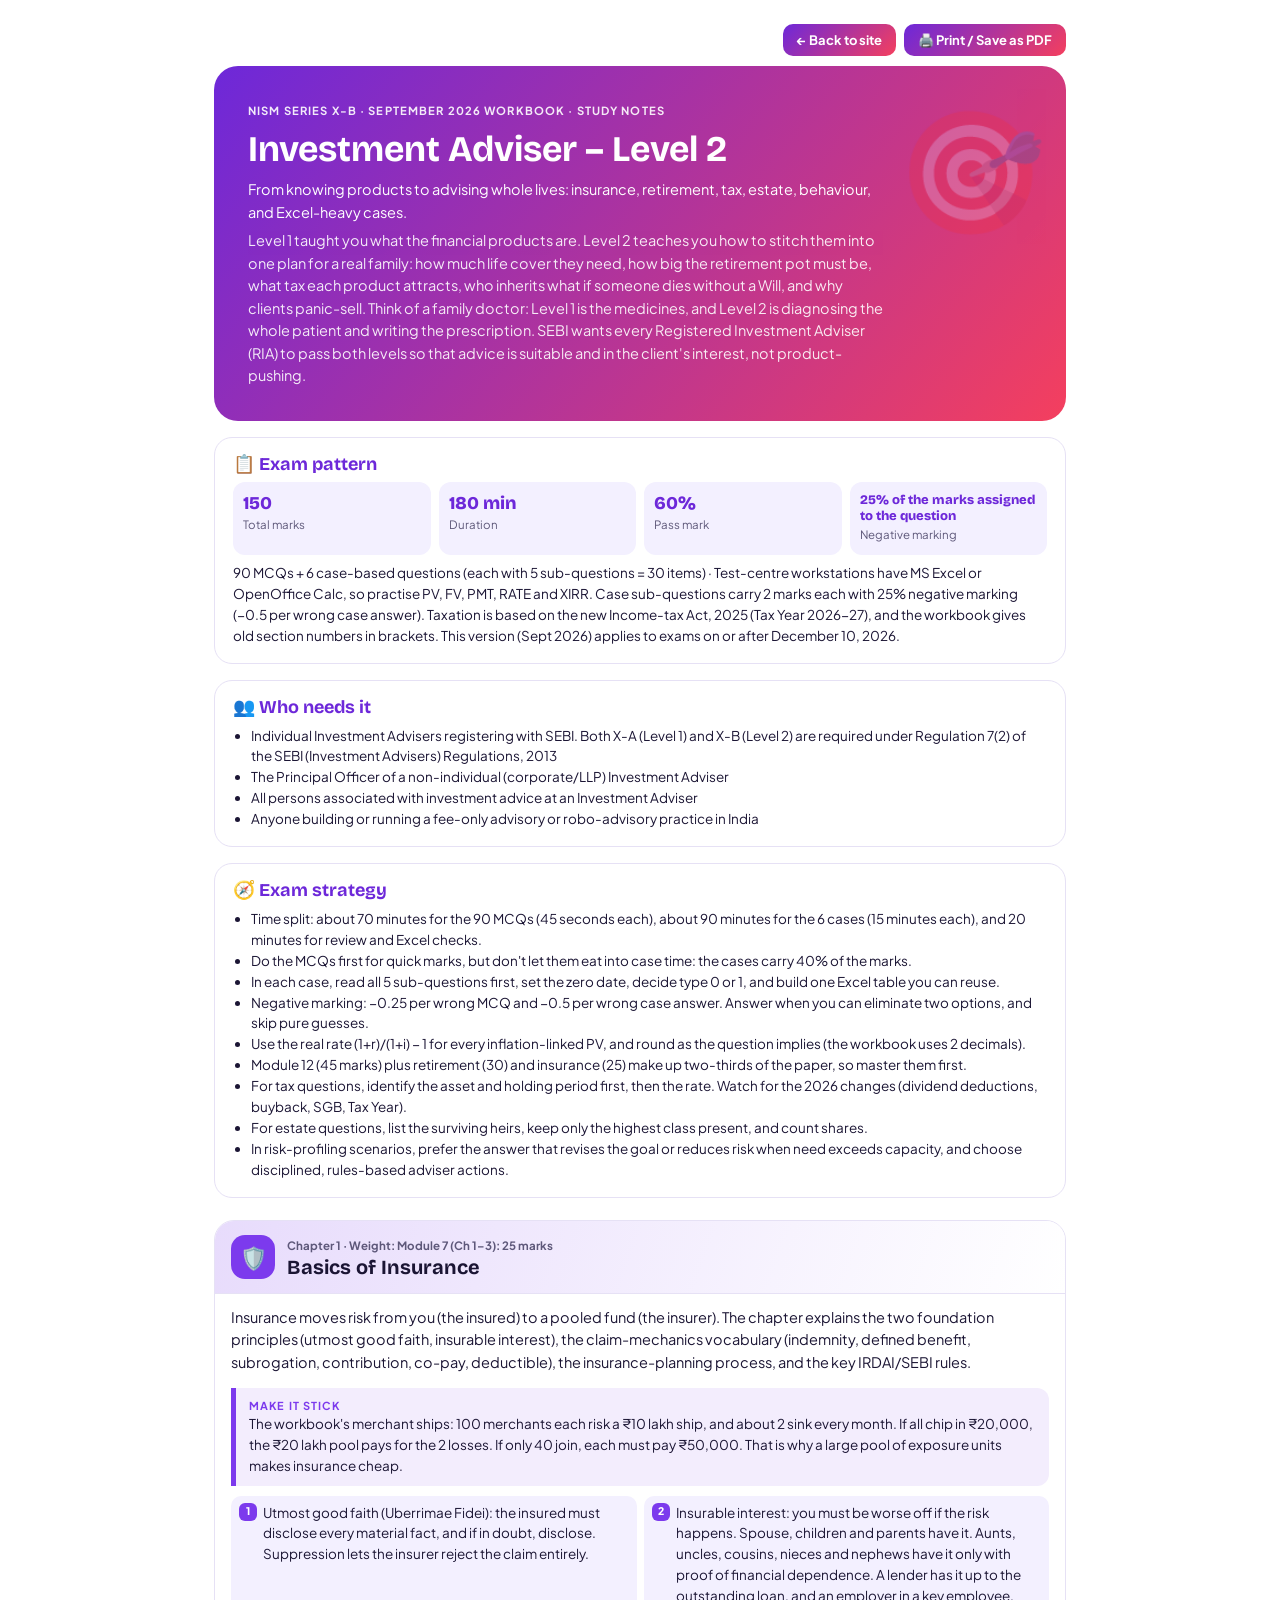
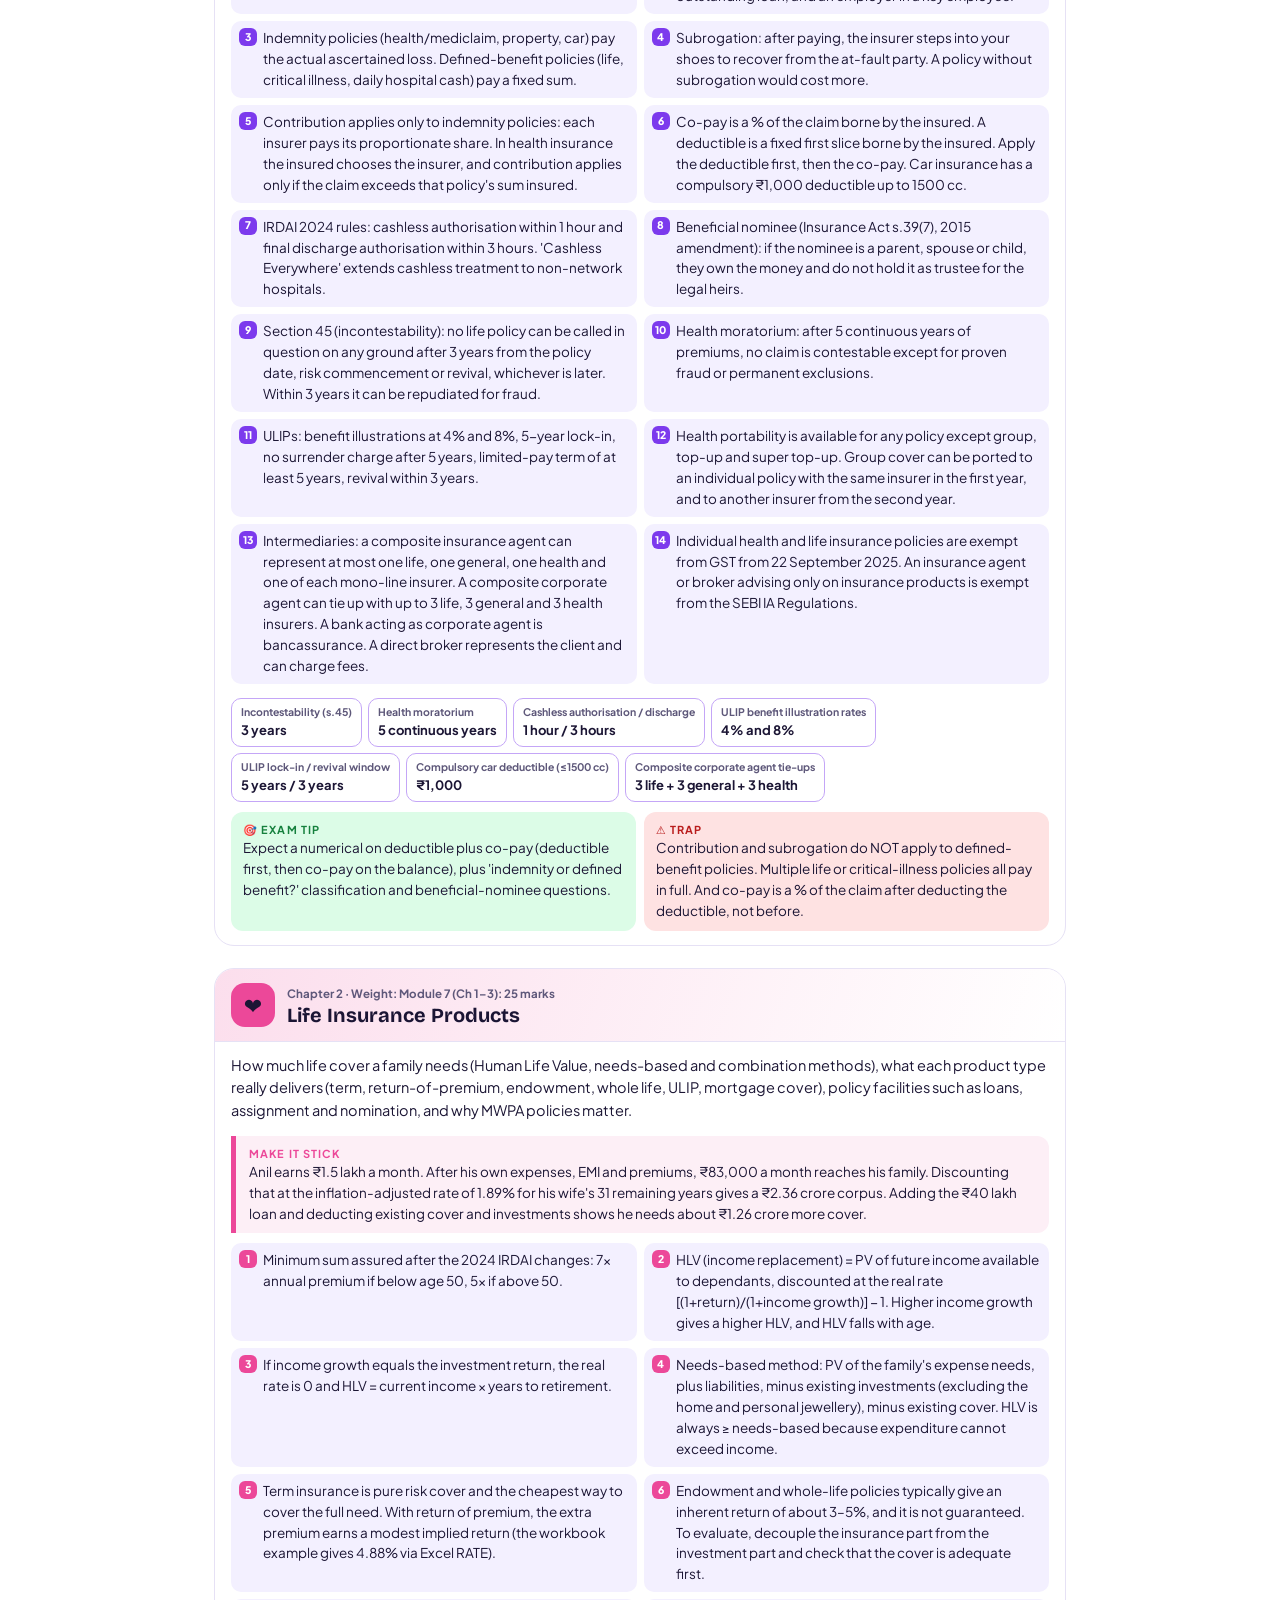
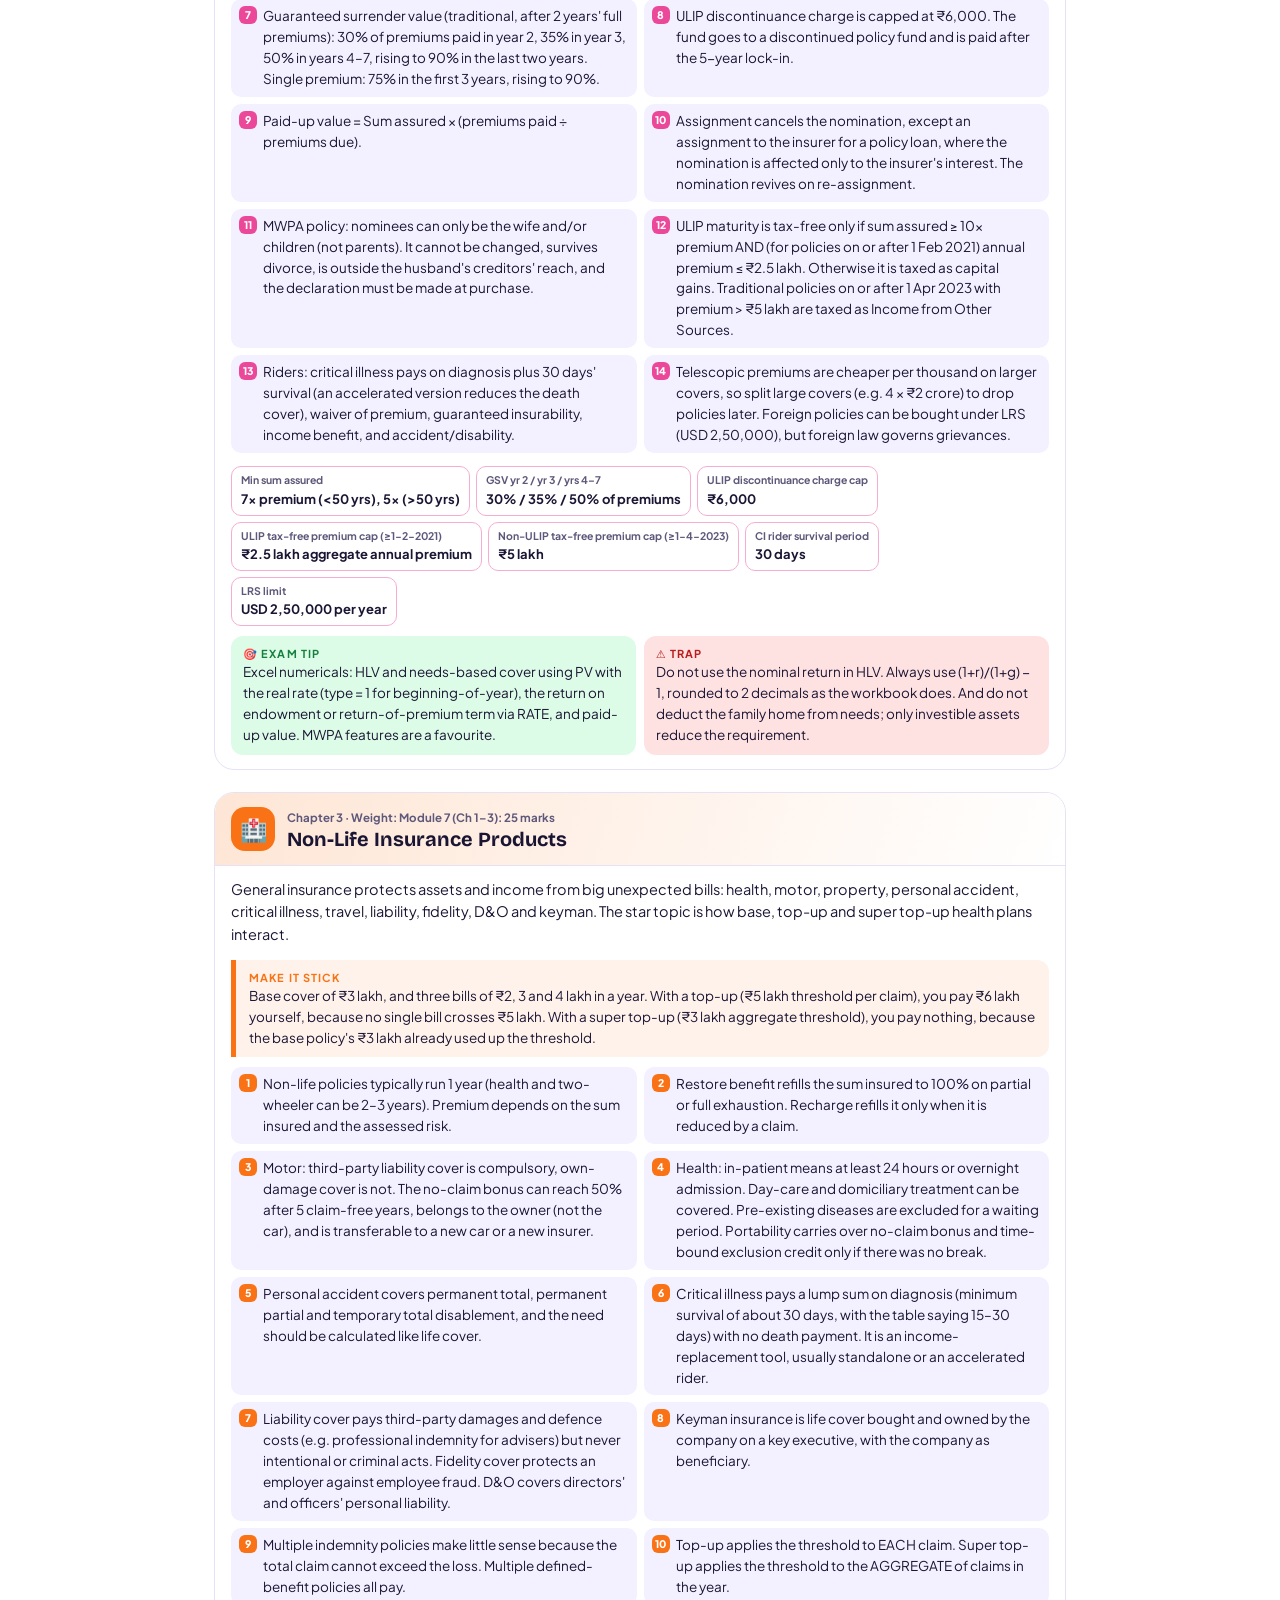
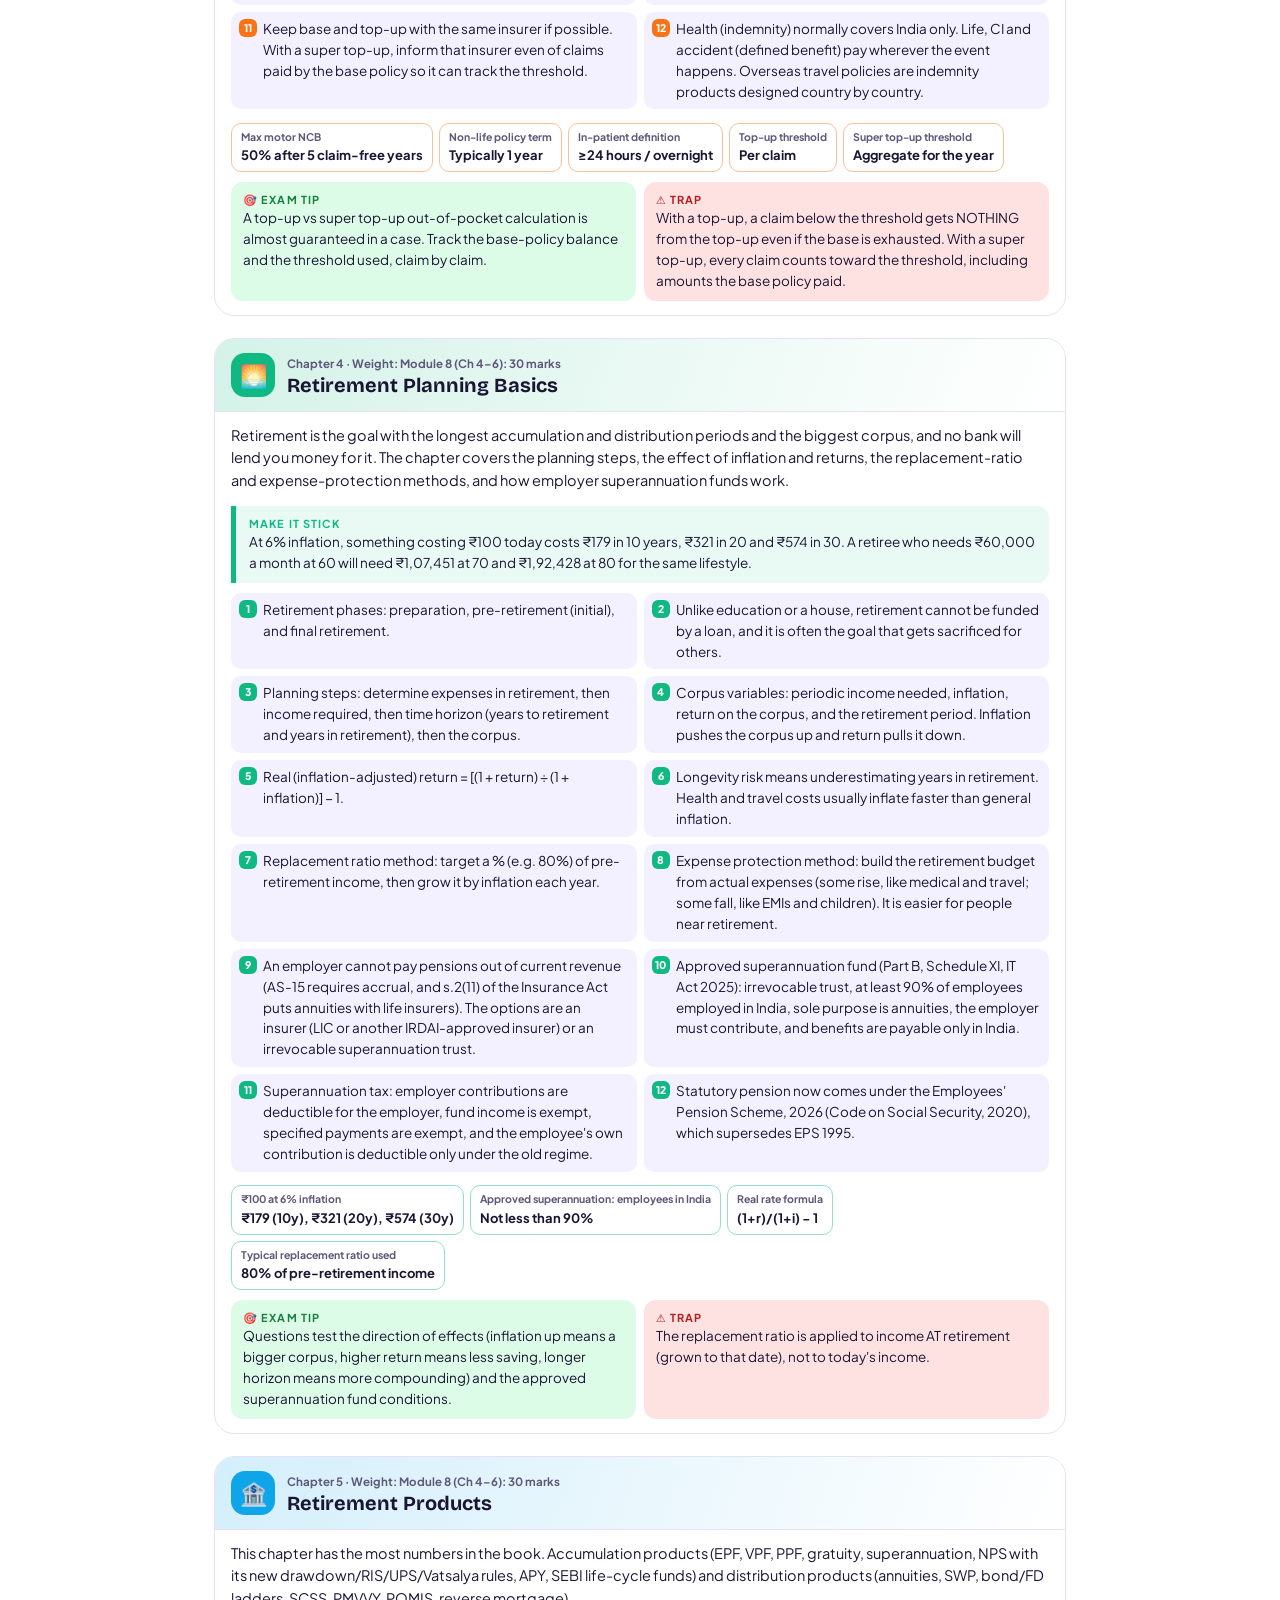
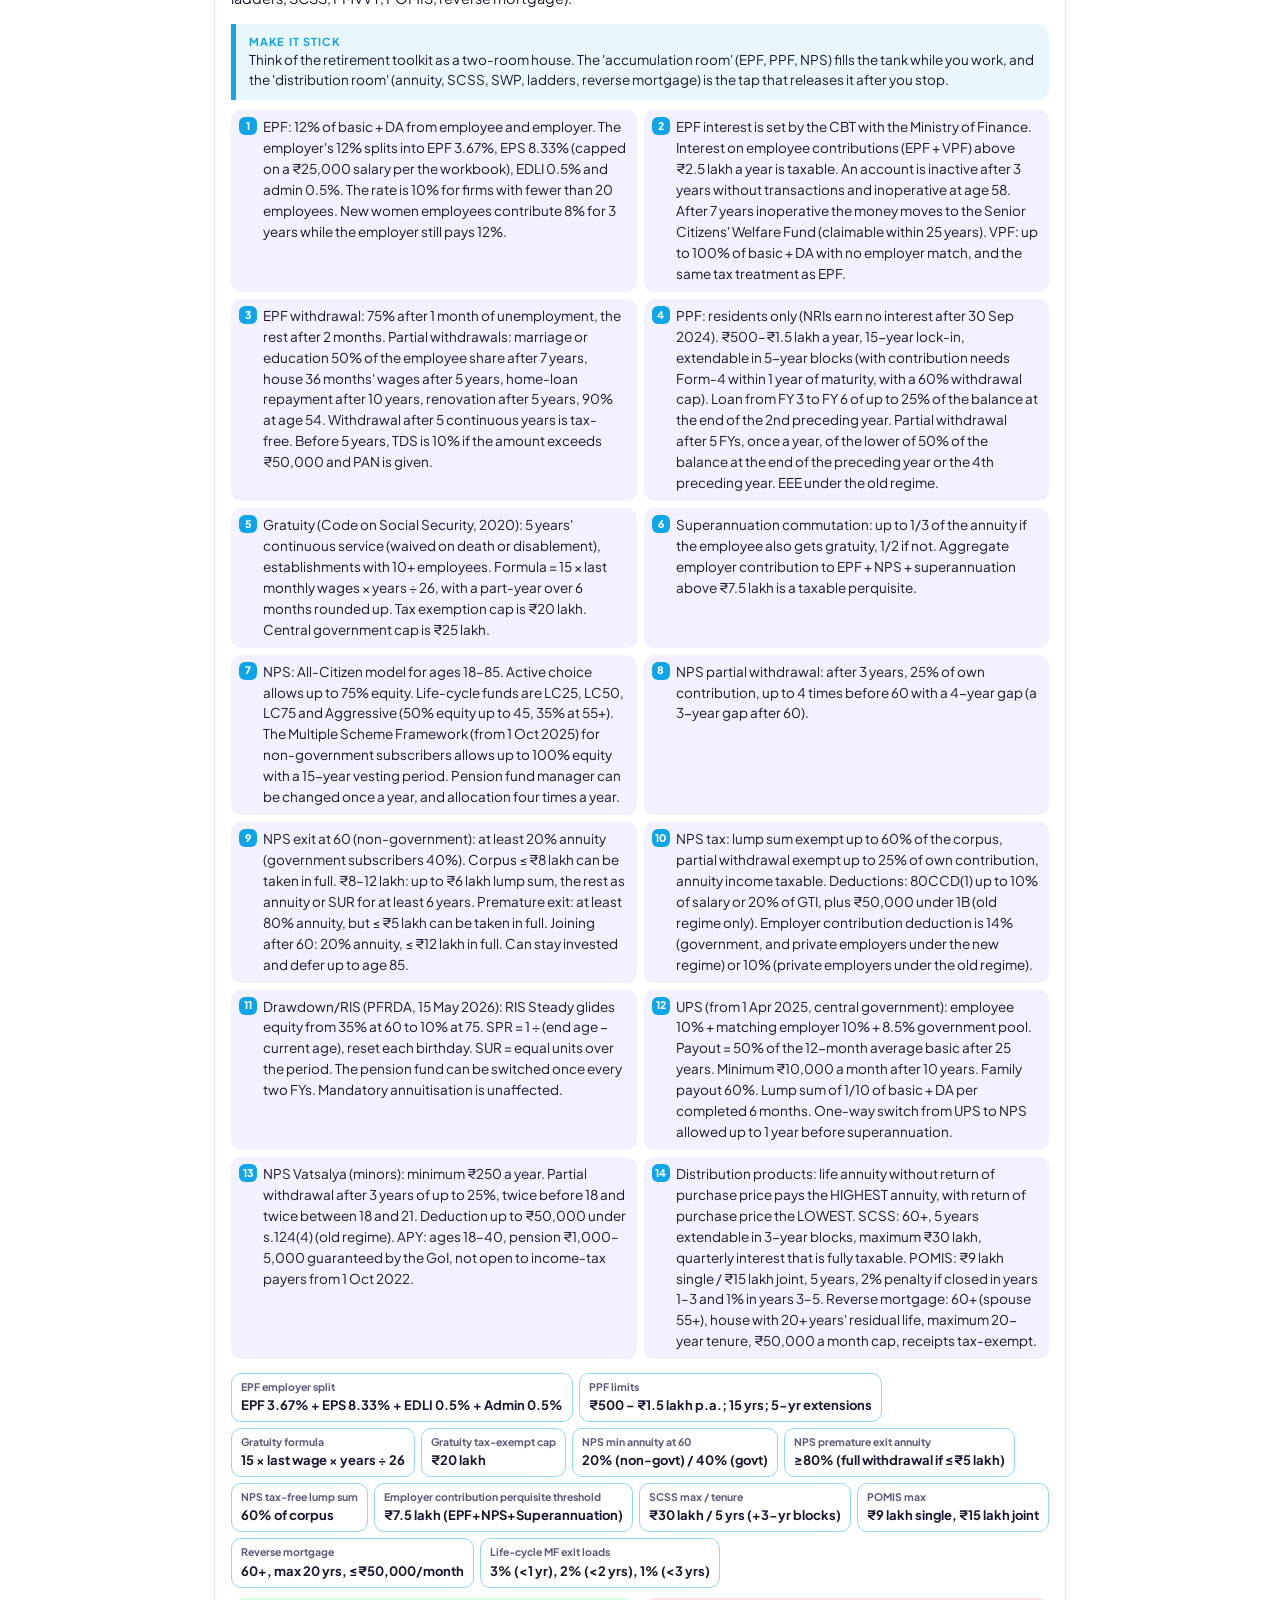
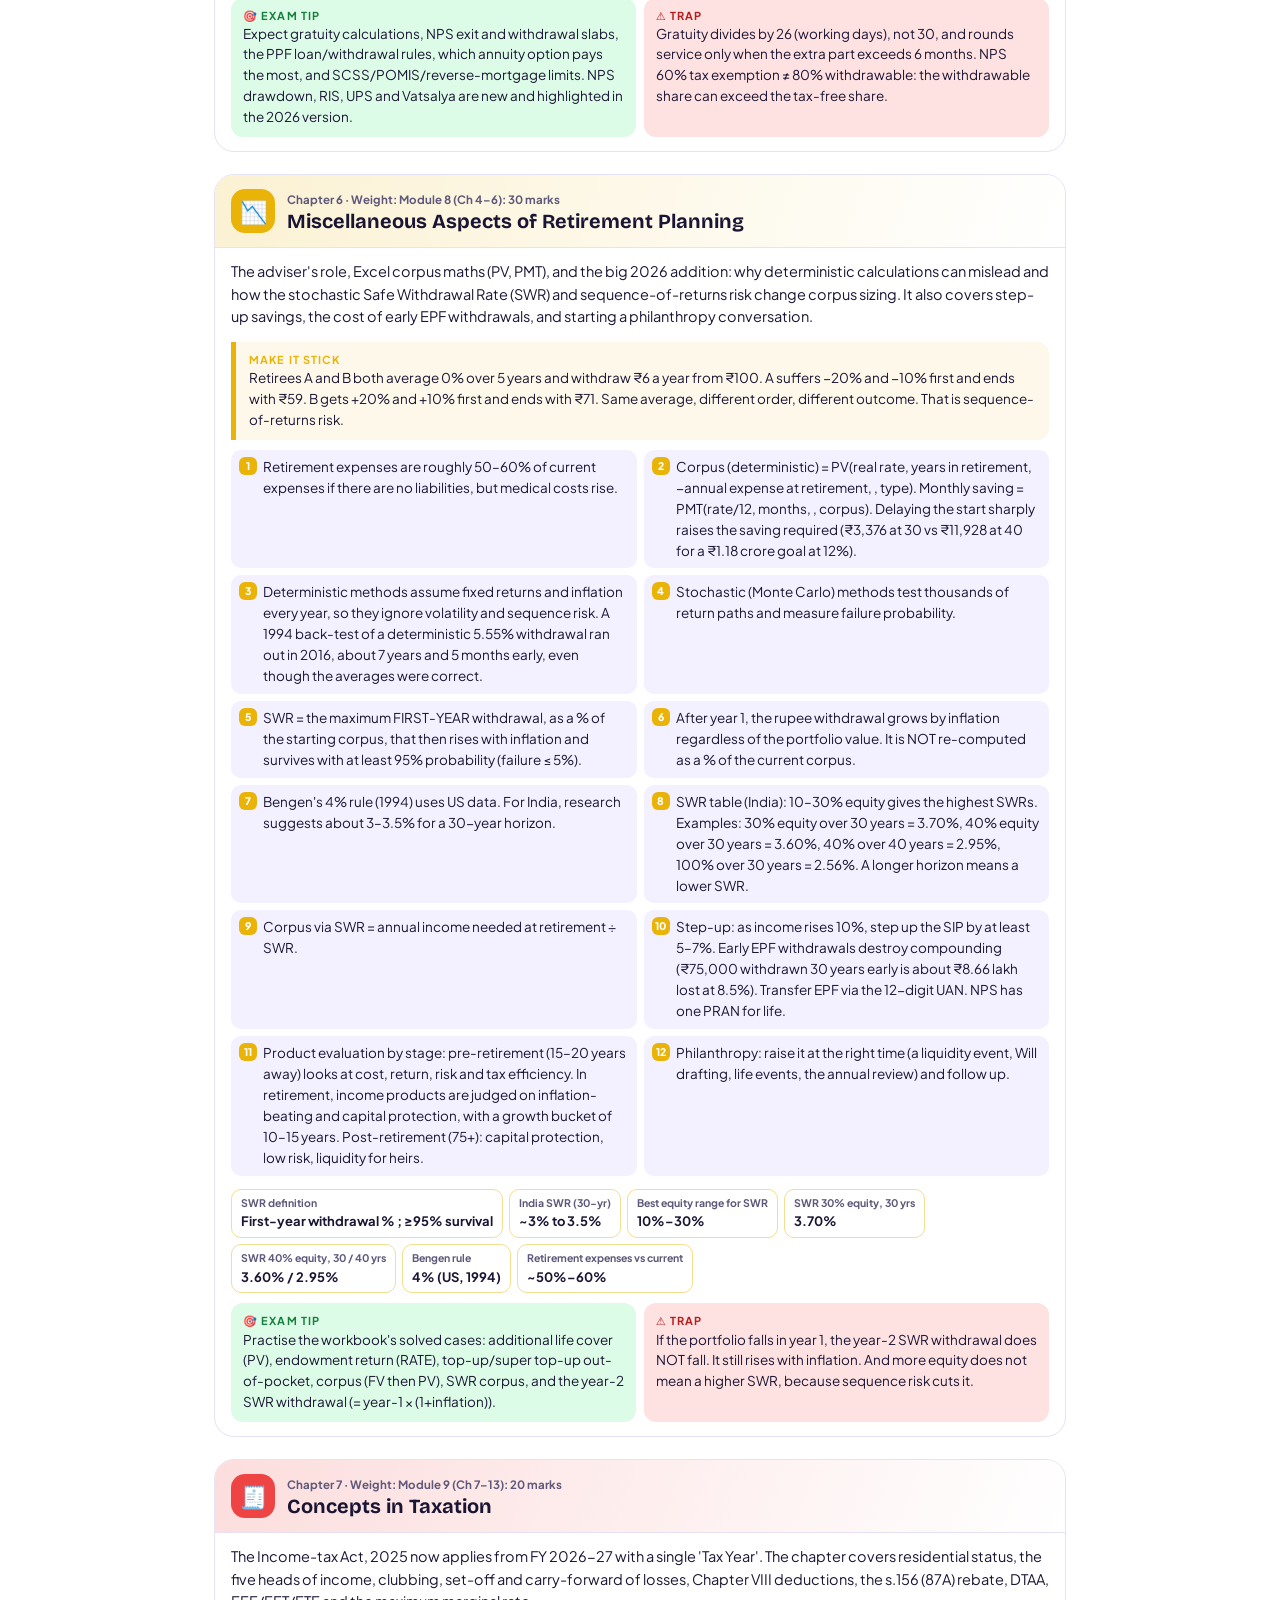
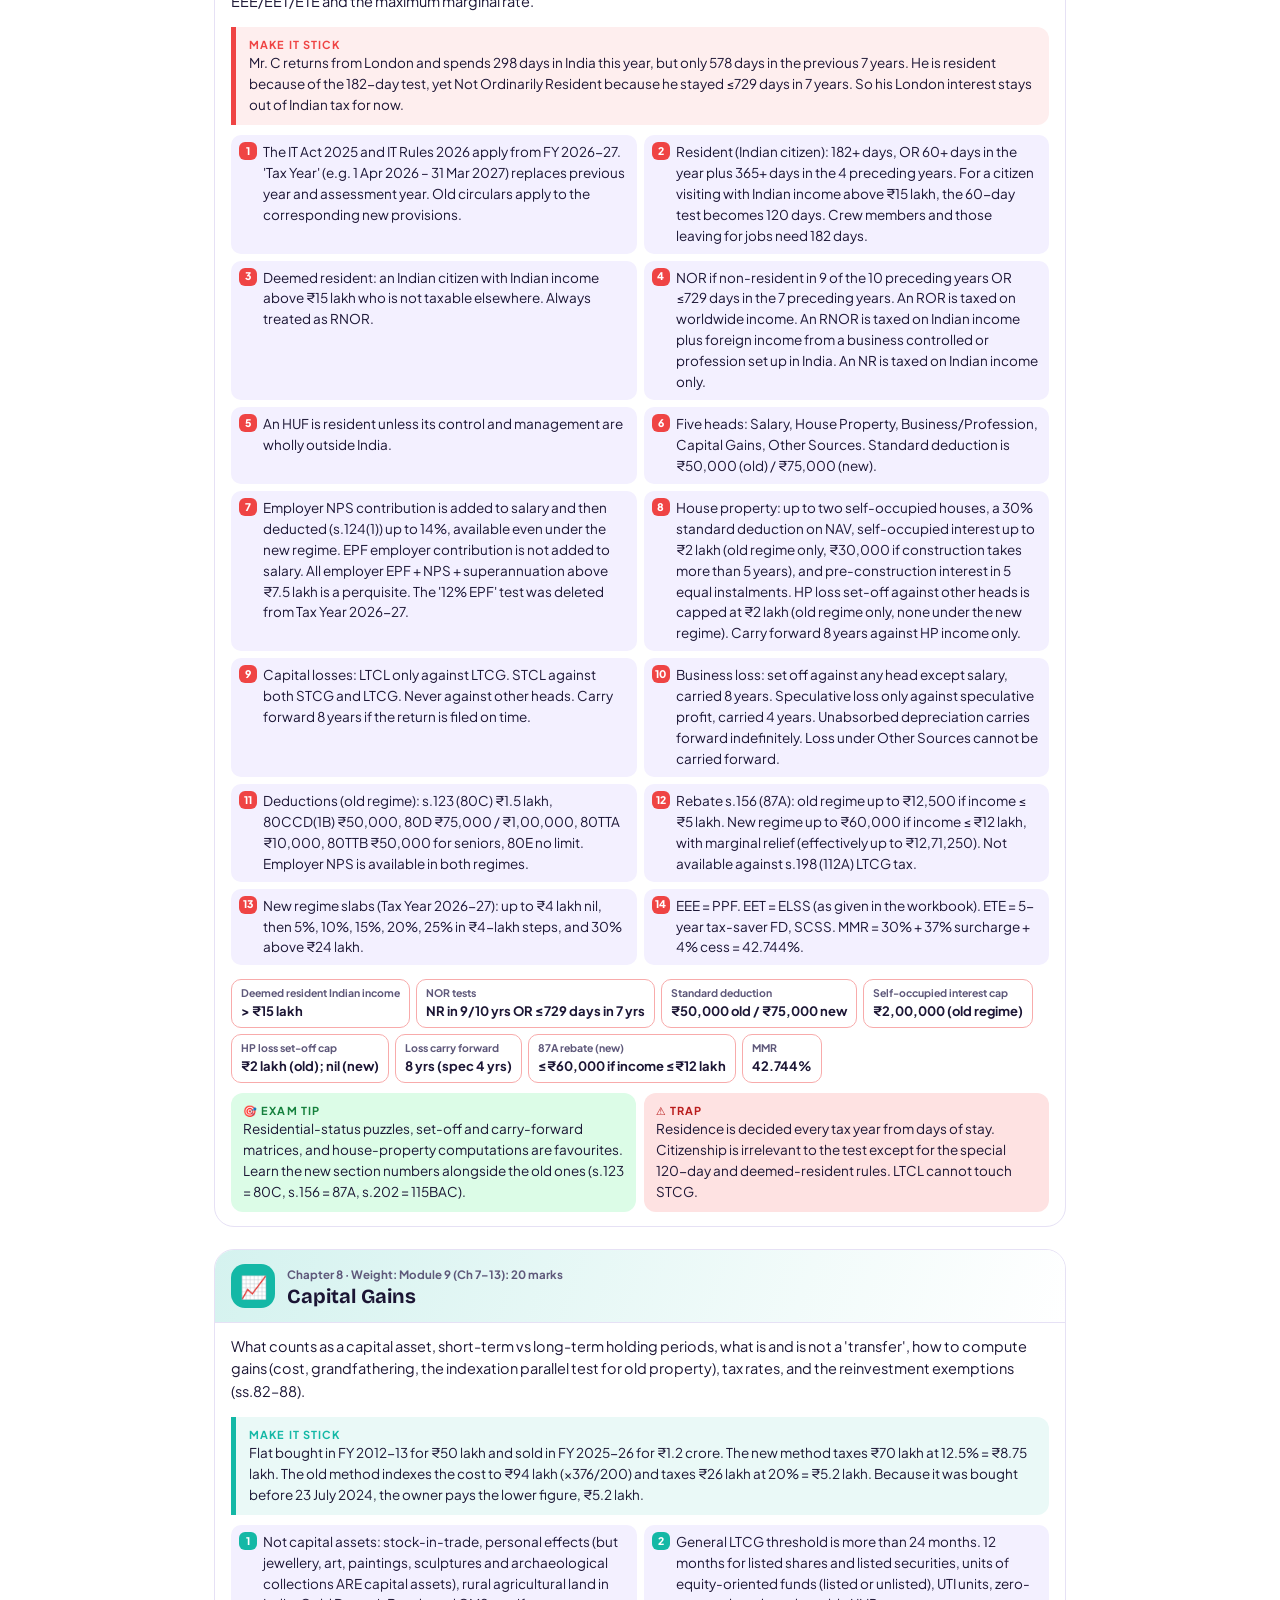
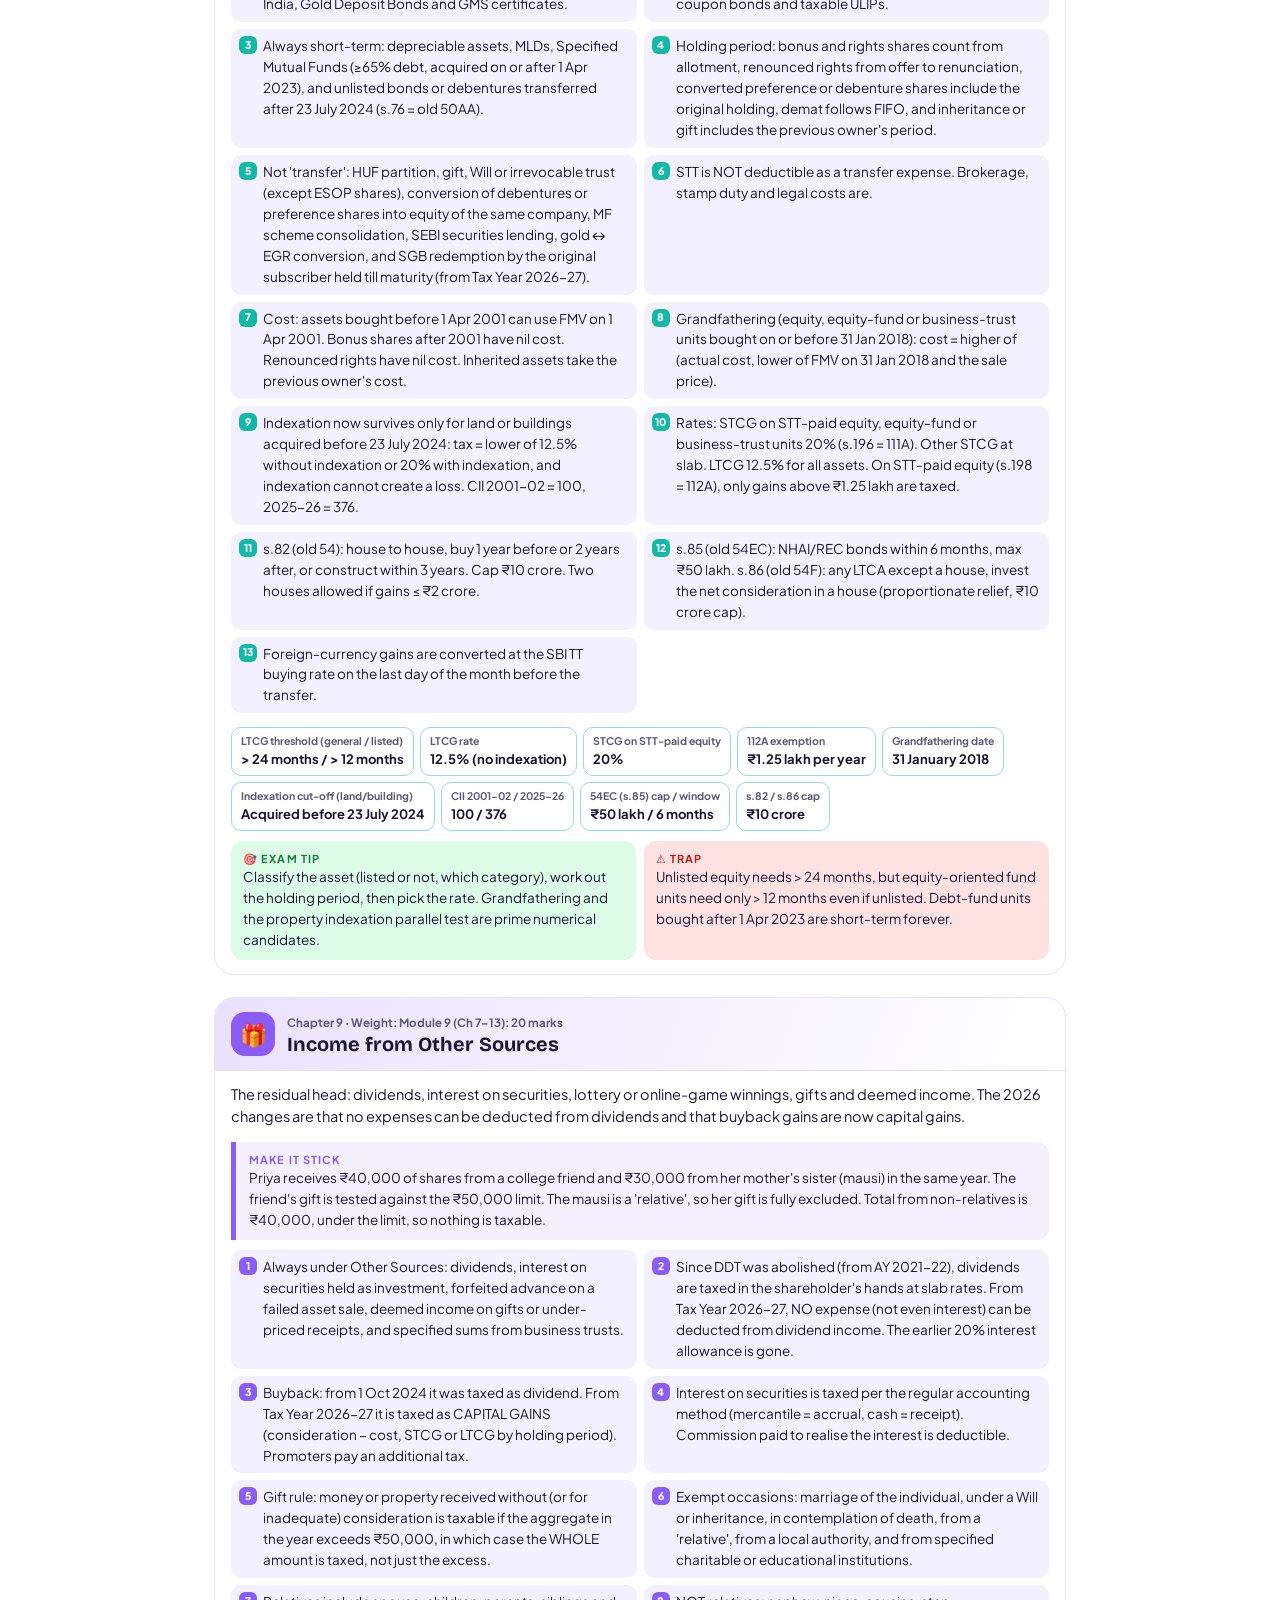
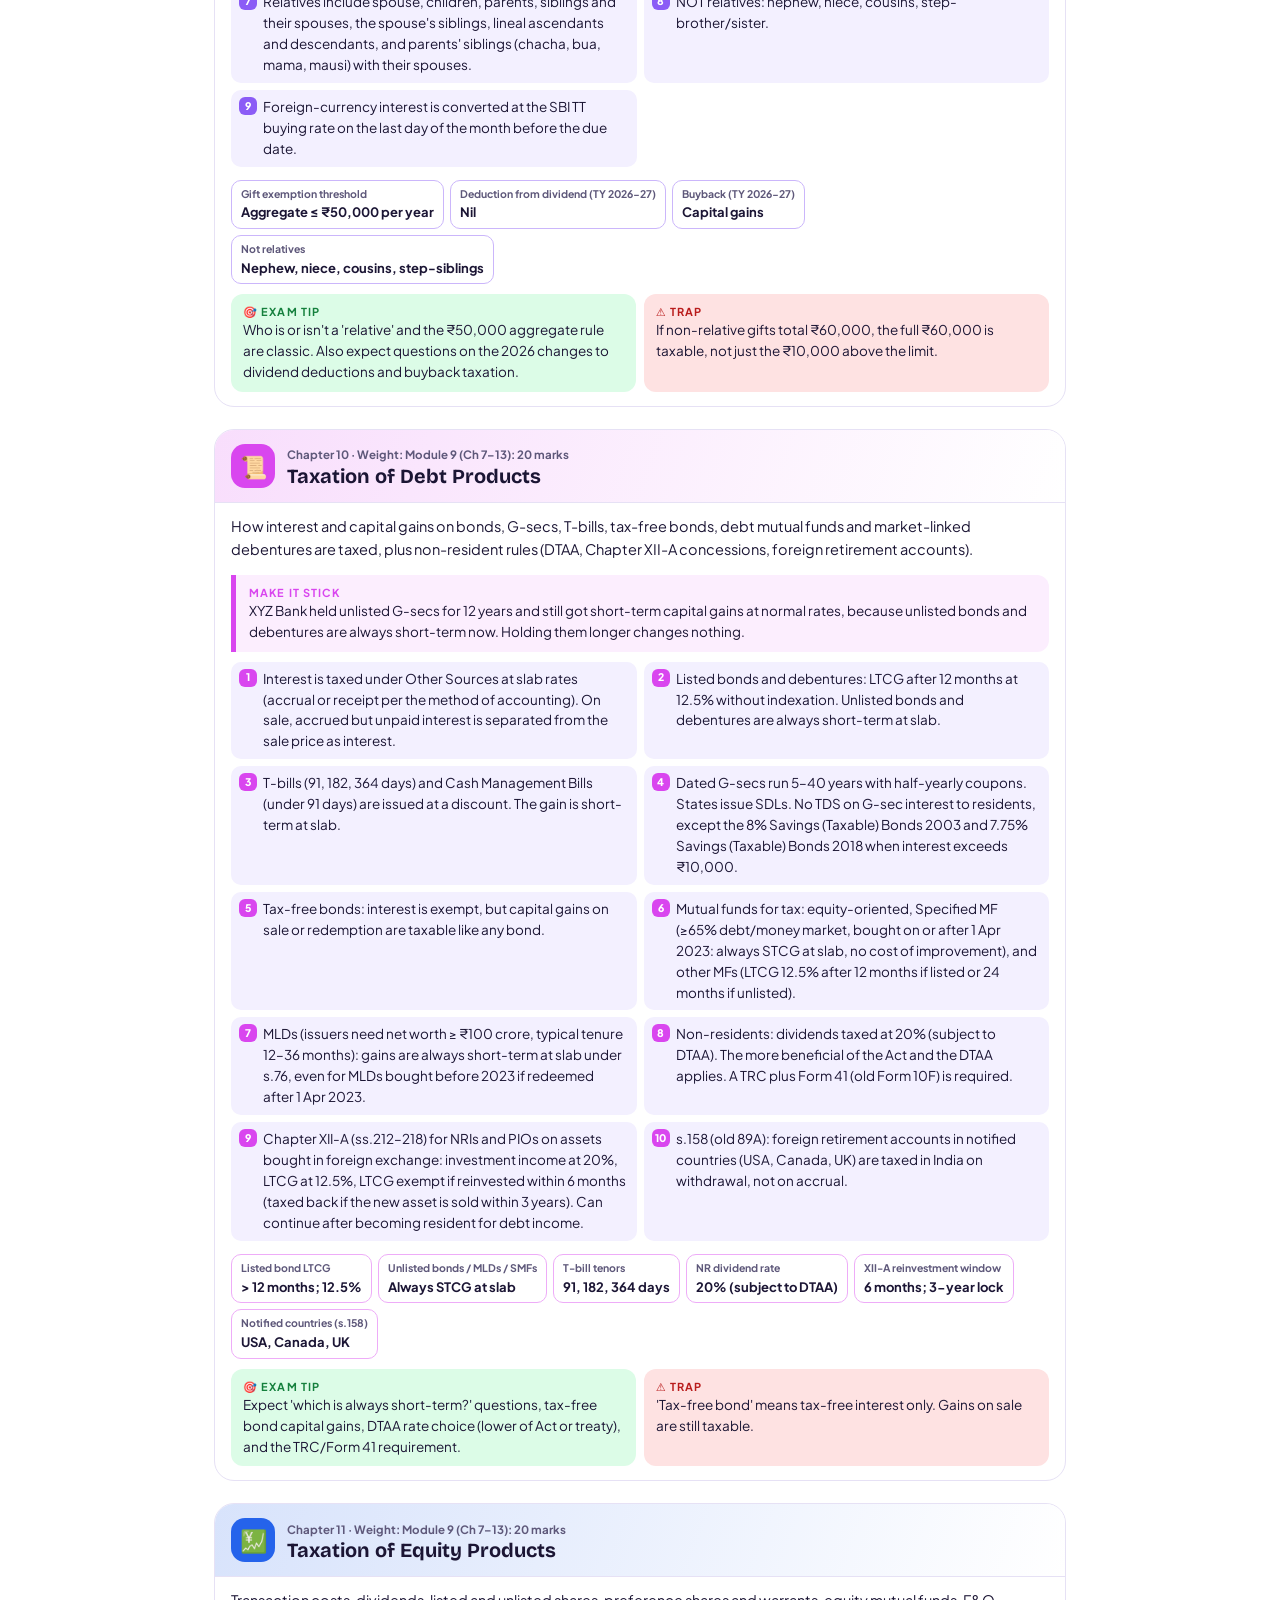
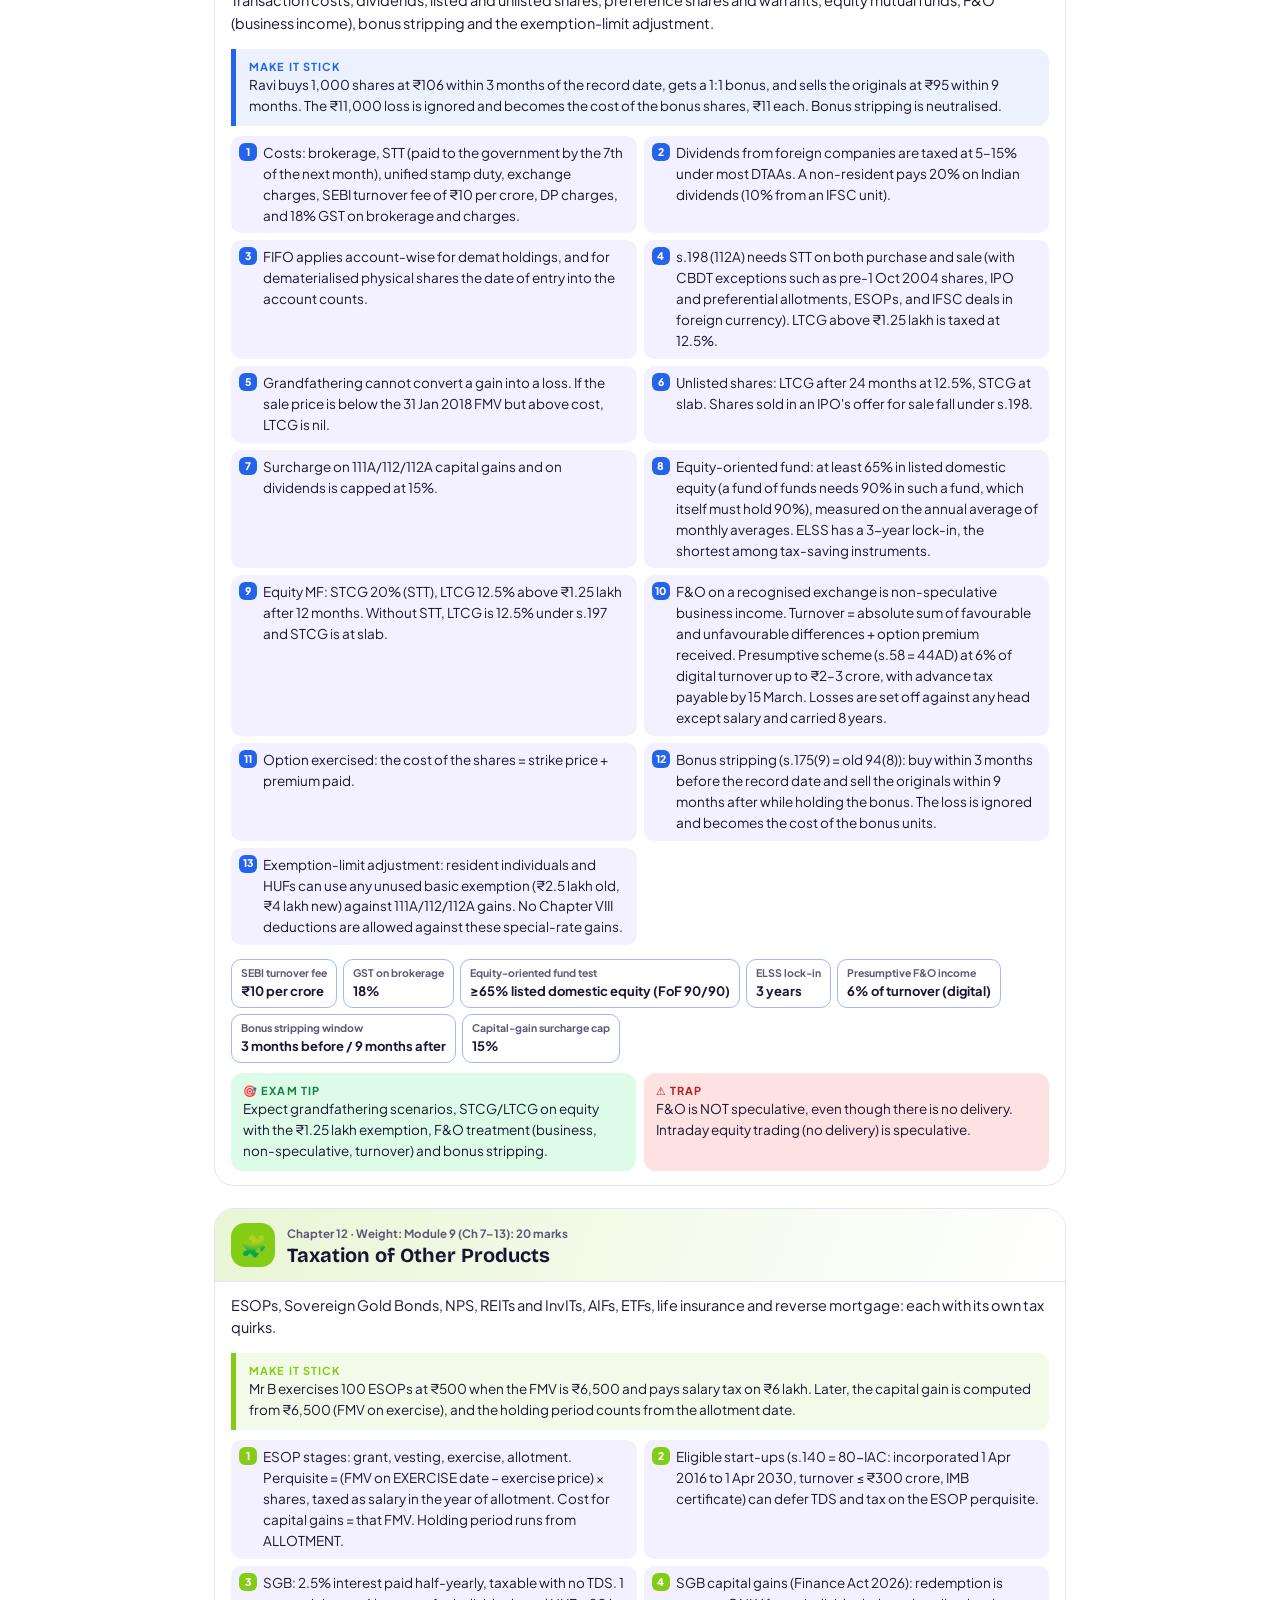
<file: notes/xb.html>
<!doctype html><html lang="en"><head><meta charset="utf-8"><meta name="viewport" content="width=device-width,initial-scale=1">
<title>Series X-B Study Notes</title>
<link href="https://fonts.googleapis.com/css2?family=Bricolage+Grotesque:opsz,wght@12..96,700;12..96,800&family=Plus+Jakarta+Sans:wght@400;600;700&family=JetBrains+Mono:wght@500&display=swap" rel="stylesheet">
<style>
:root{--c1:#6d28d9;--c2:#f43f5e;--ink:#1b1534;--muted:#5e587a;--soft:#f3f0ff;--line:#e6e1f5}
*{box-sizing:border-box;-webkit-print-color-adjust:exact;print-color-adjust:exact}
body{margin:0;background:#fff;color:var(--ink);font:13.5px/1.55 "Plus Jakarta Sans",system-ui,sans-serif}
.wrap{max-width:900px;margin:0 auto;padding:24px}
h1,h2,h3{font-family:"Bricolage Grotesque",sans-serif;margin:0;line-height:1.15}
.cover{border-radius:24px;padding:34px;color:#fff;background:linear-gradient(130deg,var(--c1),var(--c2));position:relative;overflow:hidden}
.cover::after{content:"🎯";position:absolute;right:20px;top:6px;font-size:120px;opacity:.2}
.cover small{letter-spacing:.1em;text-transform:uppercase;font-weight:700;opacity:.9}
.cover h1{font-size:36px;margin:8px 0}
.cover p{max-width:640px;margin:6px 0 0;font-size:14.5px}
.box{border:1px solid var(--line);border-radius:18px;padding:16px 18px;margin-top:16px;break-inside:avoid}
.box h3{font-size:18px;margin-bottom:8px;color:var(--c1)}
.kv{display:grid;grid-template-columns:repeat(4,1fr);gap:8px}
.kv div{background:var(--soft);border-radius:12px;padding:10px}
.kv b{display:block;font:800 18px "Bricolage Grotesque";color:var(--c1)} .kv span{font-size:11.5px;color:var(--muted)}
ul{margin:6px 0 0;padding-left:18px}
.chap{margin-top:22px;border:1px solid var(--line);border-radius:20px;padding:0 0 14px;overflow:hidden;break-inside:auto}
.chap header{display:flex;gap:12px;align-items:center;padding:14px 16px;background:linear-gradient(110deg,color-mix(in srgb,var(--hc) 18%,#fff),#fff);border-bottom:1px solid var(--line);break-after:avoid}
.chap .num{width:44px;height:44px;border-radius:14px;display:grid;place-items:center;font-size:22px;background:var(--hc);flex:none}
.chap small{color:var(--muted);font-weight:700;font-size:11.5px}
.chap h2{font-size:20px}
.chap > *:not(header){margin-left:16px;margin-right:16px}
.sum{font-size:14.5px;margin-top:12px}
.story{border-left:5px solid var(--hc);background:color-mix(in srgb,var(--hc) 9%,#fff);padding:9px 13px;border-radius:0 12px 12px 0;break-inside:avoid}
.story b,.co b{display:block;font-size:11px;letter-spacing:.1em;text-transform:uppercase;color:var(--hc)}
.kp{margin-top:10px;padding-left:0;list-style:none;counter-reset:k;display:grid;grid-template-columns:1fr 1fr;gap:7px}
.kp li{counter-increment:k;position:relative;background:var(--soft);border-radius:10px;padding:7px 10px 7px 32px;break-inside:avoid}
.kp li::before{content:counter(k);position:absolute;left:8px;top:7px;width:18px;height:18px;border-radius:6px;background:var(--hc);color:#fff;font-size:10.5px;font-weight:800;display:grid;place-items:center}
.mr{display:flex;flex-wrap:wrap;gap:6px;margin-top:6px}
.mr div{border:1.5px solid color-mix(in srgb,var(--hc) 45%,#fff);border-radius:10px;padding:5px 9px;break-inside:avoid}
.mr small{display:block;font-size:10.5px;color:var(--muted)} .mr b{font-size:13px}
.co{display:grid;grid-template-columns:1fr 1fr;gap:8px;margin-top:10px}
.co div{border-radius:12px;padding:9px 12px;break-inside:avoid}
.co .tip{background:#dcfce7} .co .tip b{color:#15803d} .co .trap{background:#fee2e2} .co .trap b{color:#b91c1c}
.grid{display:grid;grid-template-columns:1fr 1fr;gap:8px}
.f{border:1px solid var(--line);border-top:4px solid var(--c1);border-radius:12px;padding:10px 12px;break-inside:avoid}
.f code{display:block;font-family:"JetBrains Mono",monospace;background:var(--soft);padding:6px 8px;border-radius:8px;margin:5px 0;white-space:pre-wrap;font-size:12px}
.nums{display:grid;grid-template-columns:repeat(3,1fr);gap:7px}
.nums div{border:1px solid var(--line);border-radius:10px;padding:7px 10px;break-inside:avoid}
.nums b{display:block;color:var(--c2);font:800 15px "Bricolage Grotesque"} .nums span{font-size:11.5px;color:var(--muted)}
table{width:100%;border-collapse:collapse} td{border-bottom:1px solid var(--line);padding:5px 6px;vertical-align:top} td:first-child{font-weight:700;width:28%}
.qr{columns:2;column-gap:14px;padding-left:18px} .qr li{margin-bottom:5px;break-inside:avoid}
.pb{break-before:page}
.bar{display:flex;gap:8px;justify-content:flex-end;margin-bottom:10px}
.bar button,.bar a{font:700 13px "Plus Jakarta Sans";padding:8px 14px;border-radius:10px;border:0;background:linear-gradient(135deg,var(--c1),var(--c2));color:#fff;text-decoration:none;cursor:pointer}
@media (max-width:640px){.qr{columns:1}.kp,.grid,.co{grid-template-columns:1fr}.nums,.kv{grid-template-columns:1fr 1fr}.wrap{padding:16px}}
@media print{.bar{display:none}.wrap{padding:0}@page{margin:12mm}}
</style></head><body><div class="wrap">
<div class="bar"><a href="../index.html#/exam/xb">← Back to site</a><button onclick="print()">🖨️ Print / Save as PDF</button></div>
<div class="cover"><small>NISM Series X-B · September 2026 workbook · Study notes</small><h1>Investment Adviser – Level 2</h1><p>From knowing products to advising whole lives: insurance, retirement, tax, estate, behaviour, and Excel-heavy cases.</p><p style="opacity:.9">Level 1 taught you what the financial products are. Level 2 teaches you how to stitch them into one plan for a real family: how much life cover they need, how big the retirement pot must be, what tax each product attracts, who inherits what if someone dies without a Will, and why clients panic-sell. Think of a family doctor: Level 1 is the medicines, and Level 2 is diagnosing the whole patient and writing the prescription. SEBI wants every Registered Investment Adviser (RIA) to pass both levels so that advice is suitable and in the client&#39;s interest, not product-pushing.</p></div>
<div class="box"><h3>📋 Exam pattern</h3><div class="kv"><div><b>150</b><span>Total marks</span></div><div><b>180 min</b><span>Duration</span></div><div><b>60%</b><span>Pass mark</span></div><div><b style="font-size:13px">25% of the marks assigned to the question</b><span>Negative marking</span></div></div>
<p style="margin:8px 0 0">90 MCQs + 6 case-based questions (each with 5 sub-questions = 30 items) · Test-centre workstations have MS Excel or OpenOffice Calc, so practise PV, FV, PMT, RATE and XIRR. Case sub-questions carry 2 marks each with 25% negative marking (−0.5 per wrong case answer). Taxation is based on the new Income-tax Act, 2025 (Tax Year 2026-27), and the workbook gives old section numbers in brackets. This version (Sept 2026) applies to exams on or after December 10, 2026.</p></div>
<div class="box"><h3>👥 Who needs it</h3><ul><li>Individual Investment Advisers registering with SEBI. Both X-A (Level 1) and X-B (Level 2) are required under Regulation 7(2) of the SEBI (Investment Advisers) Regulations, 2013</li><li>The Principal Officer of a non-individual (corporate/LLP) Investment Adviser</li><li>All persons associated with investment advice at an Investment Adviser</li><li>Anyone building or running a fee-only advisory or robo-advisory practice in India</li></ul></div>
<div class="box"><h3>🧭 Exam strategy</h3><ul><li>Time split: about 70 minutes for the 90 MCQs (45 seconds each), about 90 minutes for the 6 cases (15 minutes each), and 20 minutes for review and Excel checks.</li><li>Do the MCQs first for quick marks, but don&#39;t let them eat into case time: the cases carry 40% of the marks.</li><li>In each case, read all 5 sub-questions first, set the zero date, decide type 0 or 1, and build one Excel table you can reuse.</li><li>Negative marking: −0.25 per wrong MCQ and −0.5 per wrong case answer. Answer when you can eliminate two options, and skip pure guesses.</li><li>Use the real rate (1+r)/(1+i) − 1 for every inflation-linked PV, and round as the question implies (the workbook uses 2 decimals).</li><li>Module 12 (45 marks) plus retirement (30) and insurance (25) make up two-thirds of the paper, so master them first.</li><li>For tax questions, identify the asset and holding period first, then the rate. Watch for the 2026 changes (dividend deductions, buyback, SGB, Tax Year).</li><li>For estate questions, list the surviving heirs, keep only the highest class present, and count shares.</li><li>In risk-profiling scenarios, prefer the answer that revises the goal or reduces risk when need exceeds capacity, and choose disciplined, rules-based adviser actions.</li></ul></div>
<section class="chap" style="--hc:#7c3aed">
      <header><div class="num">🛡️</div><div><small>Chapter 1 · Weight: Module 7 (Ch 1–3): 25 marks</small><h2>Basics of Insurance</h2></div></header>
      <p class="sum">Insurance moves risk from you (the insured) to a pooled fund (the insurer). The chapter explains the two foundation principles (utmost good faith, insurable interest), the claim-mechanics vocabulary (indemnity, defined benefit, subrogation, contribution, co-pay, deductible), the insurance-planning process, and the key IRDAI/SEBI rules.</p>
      <div class="story"><b>Make it stick</b>The workbook&#39;s merchant ships: 100 merchants each risk a ₹10 lakh ship, and about 2 sink every month. If all chip in ₹20,000, the ₹20 lakh pool pays for the 2 losses. If only 40 join, each must pay ₹50,000. That is why a large pool of exposure units makes insurance cheap.</div>
      <ol class="kp"><li>Utmost good faith (Uberrimae Fidei): the insured must disclose every material fact, and if in doubt, disclose. Suppression lets the insurer reject the claim entirely.</li><li>Insurable interest: you must be worse off if the risk happens. Spouse, children and parents have it. Aunts, uncles, cousins, nieces and nephews have it only with proof of financial dependence. A lender has it up to the outstanding loan, and an employer in a key employee.</li><li>Indemnity policies (health/mediclaim, property, car) pay the actual ascertained loss. Defined-benefit policies (life, critical illness, daily hospital cash) pay a fixed sum.</li><li>Subrogation: after paying, the insurer steps into your shoes to recover from the at-fault party. A policy without subrogation would cost more.</li><li>Contribution applies only to indemnity policies: each insurer pays its proportionate share. In health insurance the insured chooses the insurer, and contribution applies only if the claim exceeds that policy&#39;s sum insured.</li><li>Co-pay is a % of the claim borne by the insured. A deductible is a fixed first slice borne by the insured. Apply the deductible first, then the co-pay. Car insurance has a compulsory ₹1,000 deductible up to 1500 cc.</li><li>IRDAI 2024 rules: cashless authorisation within 1 hour and final discharge authorisation within 3 hours. &#39;Cashless Everywhere&#39; extends cashless treatment to non-network hospitals.</li><li>Beneficial nominee (Insurance Act s.39(7), 2015 amendment): if the nominee is a parent, spouse or child, they own the money and do not hold it as trustee for the legal heirs.</li><li>Section 45 (incontestability): no life policy can be called in question on any ground after 3 years from the policy date, risk commencement or revival, whichever is later. Within 3 years it can be repudiated for fraud.</li><li>Health moratorium: after 5 continuous years of premiums, no claim is contestable except for proven fraud or permanent exclusions.</li><li>ULIPs: benefit illustrations at 4% and 8%, 5-year lock-in, no surrender charge after 5 years, limited-pay term of at least 5 years, revival within 3 years.</li><li>Health portability is available for any policy except group, top-up and super top-up. Group cover can be ported to an individual policy with the same insurer in the first year, and to another insurer from the second year.</li><li>Intermediaries: a composite insurance agent can represent at most one life, one general, one health and one of each mono-line insurer. A composite corporate agent can tie up with up to 3 life, 3 general and 3 health insurers. A bank acting as corporate agent is bancassurance. A direct broker represents the client and can charge fees.</li><li>Individual health and life insurance policies are exempt from GST from 22 September 2025. An insurance agent or broker advising only on insurance products is exempt from the SEBI IA Regulations.</li></ol>
      <div class="mr"><div><small>Incontestability (s.45)</small><b>3 years</b></div><div><small>Health moratorium</small><b>5 continuous years</b></div><div><small>Cashless authorisation / discharge</small><b>1 hour / 3 hours</b></div><div><small>ULIP benefit illustration rates</small><b>4% and 8%</b></div><div><small>ULIP lock-in / revival window</small><b>5 years / 3 years</b></div><div><small>Compulsory car deductible (≤1500 cc)</small><b>₹1,000</b></div><div><small>Composite corporate agent tie-ups</small><b>3 life + 3 general + 3 health</b></div></div>
      <div class="co"><div class="tip"><b>🎯 Exam tip</b>Expect a numerical on deductible plus co-pay (deductible first, then co-pay on the balance), plus &#39;indemnity or defined benefit?&#39; classification and beneficial-nominee questions.</div><div class="trap"><b>⚠️ Trap</b>Contribution and subrogation do NOT apply to defined-benefit policies. Multiple life or critical-illness policies all pay in full. And co-pay is a % of the claim after deducting the deductible, not before.</div></div>
    </section><section class="chap" style="--hc:#ec4899">
      <header><div class="num">❤️</div><div><small>Chapter 2 · Weight: Module 7 (Ch 1–3): 25 marks</small><h2>Life Insurance Products</h2></div></header>
      <p class="sum">How much life cover a family needs (Human Life Value, needs-based and combination methods), what each product type really delivers (term, return-of-premium, endowment, whole life, ULIP, mortgage cover), policy facilities such as loans, assignment and nomination, and why MWPA policies matter.</p>
      <div class="story"><b>Make it stick</b>Anil earns ₹1.5 lakh a month. After his own expenses, EMI and premiums, ₹83,000 a month reaches his family. Discounting that at the inflation-adjusted rate of 1.89% for his wife&#39;s 31 remaining years gives a ₹2.36 crore corpus. Adding the ₹40 lakh loan and deducting existing cover and investments shows he needs about ₹1.26 crore more cover.</div>
      <ol class="kp"><li>Minimum sum assured after the 2024 IRDAI changes: 7× annual premium if below age 50, 5× if above 50.</li><li>HLV (income replacement) = PV of future income available to dependants, discounted at the real rate [(1+return)/(1+income growth)] − 1. Higher income growth gives a higher HLV, and HLV falls with age.</li><li>If income growth equals the investment return, the real rate is 0 and HLV = current income × years to retirement.</li><li>Needs-based method: PV of the family&#39;s expense needs, plus liabilities, minus existing investments (excluding the home and personal jewellery), minus existing cover. HLV is always ≥ needs-based because expenditure cannot exceed income.</li><li>Term insurance is pure risk cover and the cheapest way to cover the full need. With return of premium, the extra premium earns a modest implied return (the workbook example gives 4.88% via Excel RATE).</li><li>Endowment and whole-life policies typically give an inherent return of about 3–5%, and it is not guaranteed. To evaluate, decouple the insurance part from the investment part and check that the cover is adequate first.</li><li>Guaranteed surrender value (traditional, after 2 years&#39; full premiums): 30% of premiums paid in year 2, 35% in year 3, 50% in years 4–7, rising to 90% in the last two years. Single premium: 75% in the first 3 years, rising to 90%.</li><li>ULIP discontinuance charge is capped at ₹6,000. The fund goes to a discontinued policy fund and is paid after the 5-year lock-in.</li><li>Paid-up value = Sum assured × (premiums paid ÷ premiums due).</li><li>Assignment cancels the nomination, except an assignment to the insurer for a policy loan, where the nomination is affected only to the insurer&#39;s interest. The nomination revives on re-assignment.</li><li>MWPA policy: nominees can only be the wife and/or children (not parents). It cannot be changed, survives divorce, is outside the husband&#39;s creditors&#39; reach, and the declaration must be made at purchase.</li><li>ULIP maturity is tax-free only if sum assured ≥ 10× premium AND (for policies on or after 1 Feb 2021) annual premium ≤ ₹2.5 lakh. Otherwise it is taxed as capital gains. Traditional policies on or after 1 Apr 2023 with premium &gt; ₹5 lakh are taxed as Income from Other Sources.</li><li>Riders: critical illness pays on diagnosis plus 30 days&#39; survival (an accelerated version reduces the death cover), waiver of premium, guaranteed insurability, income benefit, and accident/disability.</li><li>Telescopic premiums are cheaper per thousand on larger covers, so split large covers (e.g. 4 × ₹2 crore) to drop policies later. Foreign policies can be bought under LRS (USD 2,50,000), but foreign law governs grievances.</li></ol>
      <div class="mr"><div><small>Min sum assured</small><b>7× premium (&lt;50 yrs), 5× (&gt;50 yrs)</b></div><div><small>GSV yr 2 / yr 3 / yrs 4–7</small><b>30% / 35% / 50% of premiums</b></div><div><small>ULIP discontinuance charge cap</small><b>₹6,000</b></div><div><small>ULIP tax-free premium cap (≥1-2-2021)</small><b>₹2.5 lakh aggregate annual premium</b></div><div><small>Non-ULIP tax-free premium cap (≥1-4-2023)</small><b>₹5 lakh</b></div><div><small>CI rider survival period</small><b>30 days</b></div><div><small>LRS limit</small><b>USD 2,50,000 per year</b></div></div>
      <div class="co"><div class="tip"><b>🎯 Exam tip</b>Excel numericals: HLV and needs-based cover using PV with the real rate (type = 1 for beginning-of-year), the return on endowment or return-of-premium term via RATE, and paid-up value. MWPA features are a favourite.</div><div class="trap"><b>⚠️ Trap</b>Do not use the nominal return in HLV. Always use (1+r)/(1+g) − 1, rounded to 2 decimals as the workbook does. And do not deduct the family home from needs; only investible assets reduce the requirement.</div></div>
    </section><section class="chap" style="--hc:#f97316">
      <header><div class="num">🏥</div><div><small>Chapter 3 · Weight: Module 7 (Ch 1–3): 25 marks</small><h2>Non-Life Insurance Products</h2></div></header>
      <p class="sum">General insurance protects assets and income from big unexpected bills: health, motor, property, personal accident, critical illness, travel, liability, fidelity, D&amp;O and keyman. The star topic is how base, top-up and super top-up health plans interact.</p>
      <div class="story"><b>Make it stick</b>Base cover of ₹3 lakh, and three bills of ₹2, 3 and 4 lakh in a year. With a top-up (₹5 lakh threshold per claim), you pay ₹6 lakh yourself, because no single bill crosses ₹5 lakh. With a super top-up (₹3 lakh aggregate threshold), you pay nothing, because the base policy&#39;s ₹3 lakh already used up the threshold.</div>
      <ol class="kp"><li>Non-life policies typically run 1 year (health and two-wheeler can be 2–3 years). Premium depends on the sum insured and the assessed risk.</li><li>Restore benefit refills the sum insured to 100% on partial or full exhaustion. Recharge refills it only when it is reduced by a claim.</li><li>Motor: third-party liability cover is compulsory, own-damage cover is not. The no-claim bonus can reach 50% after 5 claim-free years, belongs to the owner (not the car), and is transferable to a new car or a new insurer.</li><li>Health: in-patient means at least 24 hours or overnight admission. Day-care and domiciliary treatment can be covered. Pre-existing diseases are excluded for a waiting period. Portability carries over no-claim bonus and time-bound exclusion credit only if there was no break.</li><li>Personal accident covers permanent total, permanent partial and temporary total disablement, and the need should be calculated like life cover.</li><li>Critical illness pays a lump sum on diagnosis (minimum survival of about 30 days, with the table saying 15–30 days) with no death payment. It is an income-replacement tool, usually standalone or an accelerated rider.</li><li>Liability cover pays third-party damages and defence costs (e.g. professional indemnity for advisers) but never intentional or criminal acts. Fidelity cover protects an employer against employee fraud. D&amp;O covers directors&#39; and officers&#39; personal liability.</li><li>Keyman insurance is life cover bought and owned by the company on a key executive, with the company as beneficiary.</li><li>Multiple indemnity policies make little sense because the total claim cannot exceed the loss. Multiple defined-benefit policies all pay.</li><li>Top-up applies the threshold to EACH claim. Super top-up applies the threshold to the AGGREGATE of claims in the year.</li><li>Keep base and top-up with the same insurer if possible. With a super top-up, inform that insurer even of claims paid by the base policy so it can track the threshold.</li><li>Health (indemnity) normally covers India only. Life, CI and accident (defined benefit) pay wherever the event happens. Overseas travel policies are indemnity products designed country by country.</li></ol>
      <div class="mr"><div><small>Max motor NCB</small><b>50% after 5 claim-free years</b></div><div><small>Non-life policy term</small><b>Typically 1 year</b></div><div><small>In-patient definition</small><b>≥24 hours / overnight</b></div><div><small>Top-up threshold</small><b>Per claim</b></div><div><small>Super top-up threshold</small><b>Aggregate for the year</b></div></div>
      <div class="co"><div class="tip"><b>🎯 Exam tip</b>A top-up vs super top-up out-of-pocket calculation is almost guaranteed in a case. Track the base-policy balance and the threshold used, claim by claim.</div><div class="trap"><b>⚠️ Trap</b>With a top-up, a claim below the threshold gets NOTHING from the top-up even if the base is exhausted. With a super top-up, every claim counts toward the threshold, including amounts the base policy paid.</div></div>
    </section><section class="chap" style="--hc:#10b981">
      <header><div class="num">🌅</div><div><small>Chapter 4 · Weight: Module 8 (Ch 4–6): 30 marks</small><h2>Retirement Planning Basics</h2></div></header>
      <p class="sum">Retirement is the goal with the longest accumulation and distribution periods and the biggest corpus, and no bank will lend you money for it. The chapter covers the planning steps, the effect of inflation and returns, the replacement-ratio and expense-protection methods, and how employer superannuation funds work.</p>
      <div class="story"><b>Make it stick</b>At 6% inflation, something costing ₹100 today costs ₹179 in 10 years, ₹321 in 20 and ₹574 in 30. A retiree who needs ₹60,000 a month at 60 will need ₹1,07,451 at 70 and ₹1,92,428 at 80 for the same lifestyle.</div>
      <ol class="kp"><li>Retirement phases: preparation, pre-retirement (initial), and final retirement.</li><li>Unlike education or a house, retirement cannot be funded by a loan, and it is often the goal that gets sacrificed for others.</li><li>Planning steps: determine expenses in retirement, then income required, then time horizon (years to retirement and years in retirement), then the corpus.</li><li>Corpus variables: periodic income needed, inflation, return on the corpus, and the retirement period. Inflation pushes the corpus up and return pulls it down.</li><li>Real (inflation-adjusted) return = [(1 + return) ÷ (1 + inflation)] − 1.</li><li>Longevity risk means underestimating years in retirement. Health and travel costs usually inflate faster than general inflation.</li><li>Replacement ratio method: target a % (e.g. 80%) of pre-retirement income, then grow it by inflation each year.</li><li>Expense protection method: build the retirement budget from actual expenses (some rise, like medical and travel; some fall, like EMIs and children). It is easier for people near retirement.</li><li>An employer cannot pay pensions out of current revenue (AS-15 requires accrual, and s.2(11) of the Insurance Act puts annuities with life insurers). The options are an insurer (LIC or another IRDAI-approved insurer) or an irrevocable superannuation trust.</li><li>Approved superannuation fund (Part B, Schedule XI, IT Act 2025): irrevocable trust, at least 90% of employees employed in India, sole purpose is annuities, the employer must contribute, and benefits are payable only in India.</li><li>Superannuation tax: employer contributions are deductible for the employer, fund income is exempt, specified payments are exempt, and the employee&#39;s own contribution is deductible only under the old regime.</li><li>Statutory pension now comes under the Employees&#39; Pension Scheme, 2026 (Code on Social Security, 2020), which supersedes EPS 1995.</li></ol>
      <div class="mr"><div><small>₹100 at 6% inflation</small><b>₹179 (10y), ₹321 (20y), ₹574 (30y)</b></div><div><small>Approved superannuation: employees in India</small><b>Not less than 90%</b></div><div><small>Real rate formula</small><b>(1+r)/(1+i) − 1</b></div><div><small>Typical replacement ratio used</small><b>80% of pre-retirement income</b></div></div>
      <div class="co"><div class="tip"><b>🎯 Exam tip</b>Questions test the direction of effects (inflation up means a bigger corpus, higher return means less saving, longer horizon means more compounding) and the approved superannuation fund conditions.</div><div class="trap"><b>⚠️ Trap</b>The replacement ratio is applied to income AT retirement (grown to that date), not to today&#39;s income.</div></div>
    </section><section class="chap" style="--hc:#0ea5e9">
      <header><div class="num">🏦</div><div><small>Chapter 5 · Weight: Module 8 (Ch 4–6): 30 marks</small><h2>Retirement Products</h2></div></header>
      <p class="sum">This chapter has the most numbers in the book. Accumulation products (EPF, VPF, PPF, gratuity, superannuation, NPS with its new drawdown/RIS/UPS/Vatsalya rules, APY, SEBI life-cycle funds) and distribution products (annuities, SWP, bond/FD ladders, SCSS, PMVVY, POMIS, reverse mortgage).</p>
      <div class="story"><b>Make it stick</b>Think of the retirement toolkit as a two-room house. The &#39;accumulation room&#39; (EPF, PPF, NPS) fills the tank while you work, and the &#39;distribution room&#39; (annuity, SCSS, SWP, ladders, reverse mortgage) is the tap that releases it after you stop.</div>
      <ol class="kp"><li>EPF: 12% of basic + DA from employee and employer. The employer&#39;s 12% splits into EPF 3.67%, EPS 8.33% (capped on a ₹25,000 salary per the workbook), EDLI 0.5% and admin 0.5%. The rate is 10% for firms with fewer than 20 employees. New women employees contribute 8% for 3 years while the employer still pays 12%.</li><li>EPF interest is set by the CBT with the Ministry of Finance. Interest on employee contributions (EPF + VPF) above ₹2.5 lakh a year is taxable. An account is inactive after 3 years without transactions and inoperative at age 58. After 7 years inoperative the money moves to the Senior Citizens&#39; Welfare Fund (claimable within 25 years). VPF: up to 100% of basic + DA with no employer match, and the same tax treatment as EPF.</li><li>EPF withdrawal: 75% after 1 month of unemployment, the rest after 2 months. Partial withdrawals: marriage or education 50% of the employee share after 7 years, house 36 months&#39; wages after 5 years, home-loan repayment after 10 years, renovation after 5 years, 90% at age 54. Withdrawal after 5 continuous years is tax-free. Before 5 years, TDS is 10% if the amount exceeds ₹50,000 and PAN is given.</li><li>PPF: residents only (NRIs earn no interest after 30 Sep 2024). ₹500–₹1.5 lakh a year, 15-year lock-in, extendable in 5-year blocks (with contribution needs Form-4 within 1 year of maturity, with a 60% withdrawal cap). Loan from FY 3 to FY 6 of up to 25% of the balance at the end of the 2nd preceding year. Partial withdrawal after 5 FYs, once a year, of the lower of 50% of the balance at the end of the preceding year or the 4th preceding year. EEE under the old regime.</li><li>Gratuity (Code on Social Security, 2020): 5 years&#39; continuous service (waived on death or disablement), establishments with 10+ employees. Formula = 15 × last monthly wages × years ÷ 26, with a part-year over 6 months rounded up. Tax exemption cap is ₹20 lakh. Central government cap is ₹25 lakh.</li><li>Superannuation commutation: up to 1/3 of the annuity if the employee also gets gratuity, 1/2 if not. Aggregate employer contribution to EPF + NPS + superannuation above ₹7.5 lakh is a taxable perquisite.</li><li>NPS: All-Citizen model for ages 18–85. Active choice allows up to 75% equity. Life-cycle funds are LC25, LC50, LC75 and Aggressive (50% equity up to 45, 35% at 55+). The Multiple Scheme Framework (from 1 Oct 2025) for non-government subscribers allows up to 100% equity with a 15-year vesting period. Pension fund manager can be changed once a year, and allocation four times a year.</li><li>NPS partial withdrawal: after 3 years, 25% of own contribution, up to 4 times before 60 with a 4-year gap (a 3-year gap after 60).</li><li>NPS exit at 60 (non-government): at least 20% annuity (government subscribers 40%). Corpus ≤ ₹8 lakh can be taken in full. ₹8–12 lakh: up to ₹6 lakh lump sum, the rest as annuity or SUR for at least 6 years. Premature exit: at least 80% annuity, but ≤ ₹5 lakh can be taken in full. Joining after 60: 20% annuity, ≤ ₹12 lakh in full. Can stay invested and defer up to age 85.</li><li>NPS tax: lump sum exempt up to 60% of the corpus, partial withdrawal exempt up to 25% of own contribution, annuity income taxable. Deductions: 80CCD(1) up to 10% of salary or 20% of GTI, plus ₹50,000 under 1B (old regime only). Employer contribution deduction is 14% (government, and private employers under the new regime) or 10% (private employers under the old regime).</li><li>Drawdown/RIS (PFRDA, 15 May 2026): RIS Steady glides equity from 35% at 60 to 10% at 75. SPR = 1 ÷ (end age − current age), reset each birthday. SUR = equal units over the period. The pension fund can be switched once every two FYs. Mandatory annuitisation is unaffected.</li><li>UPS (from 1 Apr 2025, central government): employee 10% + matching employer 10% + 8.5% government pool. Payout = 50% of the 12-month average basic after 25 years. Minimum ₹10,000 a month after 10 years. Family payout 60%. Lump sum of 1/10 of basic + DA per completed 6 months. One-way switch from UPS to NPS allowed up to 1 year before superannuation.</li><li>NPS Vatsalya (minors): minimum ₹250 a year. Partial withdrawal after 3 years of up to 25%, twice before 18 and twice between 18 and 21. Deduction up to ₹50,000 under s.124(4) (old regime). APY: ages 18–40, pension ₹1,000–5,000 guaranteed by the GoI, not open to income-tax payers from 1 Oct 2022.</li><li>Distribution products: life annuity without return of purchase price pays the HIGHEST annuity, with return of purchase price the LOWEST. SCSS: 60+, 5 years extendable in 3-year blocks, maximum ₹30 lakh, quarterly interest that is fully taxable. POMIS: ₹9 lakh single / ₹15 lakh joint, 5 years, 2% penalty if closed in years 1–3 and 1% in years 3–5. Reverse mortgage: 60+ (spouse 55+), house with 20+ years&#39; residual life, maximum 20-year tenure, ₹50,000 a month cap, receipts tax-exempt.</li></ol>
      <div class="mr"><div><small>EPF employer split</small><b>EPF 3.67% + EPS 8.33% + EDLI 0.5% + Admin 0.5%</b></div><div><small>PPF limits</small><b>₹500 – ₹1.5 lakh p.a.; 15 yrs; 5-yr extensions</b></div><div><small>Gratuity formula</small><b>15 × last wage × years ÷ 26</b></div><div><small>Gratuity tax-exempt cap</small><b>₹20 lakh</b></div><div><small>NPS min annuity at 60</small><b>20% (non-govt) / 40% (govt)</b></div><div><small>NPS premature exit annuity</small><b>≥80% (full withdrawal if ≤₹5 lakh)</b></div><div><small>NPS tax-free lump sum</small><b>60% of corpus</b></div><div><small>Employer contribution perquisite threshold</small><b>₹7.5 lakh (EPF+NPS+Superannuation)</b></div><div><small>SCSS max / tenure</small><b>₹30 lakh / 5 yrs (+3-yr blocks)</b></div><div><small>POMIS max</small><b>₹9 lakh single, ₹15 lakh joint</b></div><div><small>Reverse mortgage</small><b>60+, max 20 yrs, ≤₹50,000/month</b></div><div><small>Life-cycle MF exit loads</small><b>3% (&lt;1 yr), 2% (&lt;2 yrs), 1% (&lt;3 yrs)</b></div></div>
      <div class="co"><div class="tip"><b>🎯 Exam tip</b>Expect gratuity calculations, NPS exit and withdrawal slabs, the PPF loan/withdrawal rules, which annuity option pays the most, and SCSS/POMIS/reverse-mortgage limits. NPS drawdown, RIS, UPS and Vatsalya are new and highlighted in the 2026 version.</div><div class="trap"><b>⚠️ Trap</b>Gratuity divides by 26 (working days), not 30, and rounds service only when the extra part exceeds 6 months. NPS 60% tax exemption ≠ 80% withdrawable: the withdrawable share can exceed the tax-free share.</div></div>
    </section><section class="chap" style="--hc:#eab308">
      <header><div class="num">📉</div><div><small>Chapter 6 · Weight: Module 8 (Ch 4–6): 30 marks</small><h2>Miscellaneous Aspects of Retirement Planning</h2></div></header>
      <p class="sum">The adviser&#39;s role, Excel corpus maths (PV, PMT), and the big 2026 addition: why deterministic calculations can mislead and how the stochastic Safe Withdrawal Rate (SWR) and sequence-of-returns risk change corpus sizing. It also covers step-up savings, the cost of early EPF withdrawals, and starting a philanthropy conversation.</p>
      <div class="story"><b>Make it stick</b>Retirees A and B both average 0% over 5 years and withdraw ₹6 a year from ₹100. A suffers −20% and −10% first and ends with ₹59. B gets +20% and +10% first and ends with ₹71. Same average, different order, different outcome. That is sequence-of-returns risk.</div>
      <ol class="kp"><li>Retirement expenses are roughly 50–60% of current expenses if there are no liabilities, but medical costs rise.</li><li>Corpus (deterministic) = PV(real rate, years in retirement, −annual expense at retirement, , type). Monthly saving = PMT(rate/12, months, , corpus). Delaying the start sharply raises the saving required (₹3,376 at 30 vs ₹11,928 at 40 for a ₹1.18 crore goal at 12%).</li><li>Deterministic methods assume fixed returns and inflation every year, so they ignore volatility and sequence risk. A 1994 back-test of a deterministic 5.55% withdrawal ran out in 2016, about 7 years and 5 months early, even though the averages were correct.</li><li>Stochastic (Monte Carlo) methods test thousands of return paths and measure failure probability.</li><li>SWR = the maximum FIRST-YEAR withdrawal, as a % of the starting corpus, that then rises with inflation and survives with at least 95% probability (failure ≤ 5%).</li><li>After year 1, the rupee withdrawal grows by inflation regardless of the portfolio value. It is NOT re-computed as a % of the current corpus.</li><li>Bengen&#39;s 4% rule (1994) uses US data. For India, research suggests about 3–3.5% for a 30-year horizon.</li><li>SWR table (India): 10–30% equity gives the highest SWRs. Examples: 30% equity over 30 years = 3.70%, 40% equity over 30 years = 3.60%, 40% over 40 years = 2.95%, 100% over 30 years = 2.56%. A longer horizon means a lower SWR.</li><li>Corpus via SWR = annual income needed at retirement ÷ SWR.</li><li>Step-up: as income rises 10%, step up the SIP by at least 5–7%. Early EPF withdrawals destroy compounding (₹75,000 withdrawn 30 years early is about ₹8.66 lakh lost at 8.5%). Transfer EPF via the 12-digit UAN. NPS has one PRAN for life.</li><li>Product evaluation by stage: pre-retirement (15–20 years away) looks at cost, return, risk and tax efficiency. In retirement, income products are judged on inflation-beating and capital protection, with a growth bucket of 10–15 years. Post-retirement (75+): capital protection, low risk, liquidity for heirs.</li><li>Philanthropy: raise it at the right time (a liquidity event, Will drafting, life events, the annual review) and follow up.</li></ol>
      <div class="mr"><div><small>SWR definition</small><b>First-year withdrawal % ; ≥95% survival</b></div><div><small>India SWR (30-yr)</small><b>~3% to 3.5%</b></div><div><small>Best equity range for SWR</small><b>10%–30%</b></div><div><small>SWR 30% equity, 30 yrs</small><b>3.70%</b></div><div><small>SWR 40% equity, 30 / 40 yrs</small><b>3.60% / 2.95%</b></div><div><small>Bengen rule</small><b>4% (US, 1994)</b></div><div><small>Retirement expenses vs current</small><b>~50%–60%</b></div></div>
      <div class="co"><div class="tip"><b>🎯 Exam tip</b>Practise the workbook&#39;s solved cases: additional life cover (PV), endowment return (RATE), top-up/super top-up out-of-pocket, corpus (FV then PV), SWR corpus, and the year-2 SWR withdrawal (= year-1 × (1+inflation)).</div><div class="trap"><b>⚠️ Trap</b>If the portfolio falls in year 1, the year-2 SWR withdrawal does NOT fall. It still rises with inflation. And more equity does not mean a higher SWR, because sequence risk cuts it.</div></div>
    </section><section class="chap" style="--hc:#ef4444">
      <header><div class="num">🧾</div><div><small>Chapter 7 · Weight: Module 9 (Ch 7–13): 20 marks</small><h2>Concepts in Taxation</h2></div></header>
      <p class="sum">The Income-tax Act, 2025 now applies from FY 2026-27 with a single &#39;Tax Year&#39;. The chapter covers residential status, the five heads of income, clubbing, set-off and carry-forward of losses, Chapter VIII deductions, the s.156 (87A) rebate, DTAA, EEE/EET/ETE and the maximum marginal rate.</p>
      <div class="story"><b>Make it stick</b>Mr. C returns from London and spends 298 days in India this year, but only 578 days in the previous 7 years. He is resident because of the 182-day test, yet Not Ordinarily Resident because he stayed ≤729 days in 7 years. So his London interest stays out of Indian tax for now.</div>
      <ol class="kp"><li>The IT Act 2025 and IT Rules 2026 apply from FY 2026-27. &#39;Tax Year&#39; (e.g. 1 Apr 2026 – 31 Mar 2027) replaces previous year and assessment year. Old circulars apply to the corresponding new provisions.</li><li>Resident (Indian citizen): 182+ days, OR 60+ days in the year plus 365+ days in the 4 preceding years. For a citizen visiting with Indian income above ₹15 lakh, the 60-day test becomes 120 days. Crew members and those leaving for jobs need 182 days.</li><li>Deemed resident: an Indian citizen with Indian income above ₹15 lakh who is not taxable elsewhere. Always treated as RNOR.</li><li>NOR if non-resident in 9 of the 10 preceding years OR ≤729 days in the 7 preceding years. An ROR is taxed on worldwide income. An RNOR is taxed on Indian income plus foreign income from a business controlled or profession set up in India. An NR is taxed on Indian income only.</li><li>An HUF is resident unless its control and management are wholly outside India.</li><li>Five heads: Salary, House Property, Business/Profession, Capital Gains, Other Sources. Standard deduction is ₹50,000 (old) / ₹75,000 (new).</li><li>Employer NPS contribution is added to salary and then deducted (s.124(1)) up to 14%, available even under the new regime. EPF employer contribution is not added to salary. All employer EPF + NPS + superannuation above ₹7.5 lakh is a perquisite. The &#39;12% EPF&#39; test was deleted from Tax Year 2026-27.</li><li>House property: up to two self-occupied houses, a 30% standard deduction on NAV, self-occupied interest up to ₹2 lakh (old regime only, ₹30,000 if construction takes more than 5 years), and pre-construction interest in 5 equal instalments. HP loss set-off against other heads is capped at ₹2 lakh (old regime only, none under the new regime). Carry forward 8 years against HP income only.</li><li>Capital losses: LTCL only against LTCG. STCL against both STCG and LTCG. Never against other heads. Carry forward 8 years if the return is filed on time.</li><li>Business loss: set off against any head except salary, carried 8 years. Speculative loss only against speculative profit, carried 4 years. Unabsorbed depreciation carries forward indefinitely. Loss under Other Sources cannot be carried forward.</li><li>Deductions (old regime): s.123 (80C) ₹1.5 lakh, 80CCD(1B) ₹50,000, 80D ₹75,000 / ₹1,00,000, 80TTA ₹10,000, 80TTB ₹50,000 for seniors, 80E no limit. Employer NPS is available in both regimes.</li><li>Rebate s.156 (87A): old regime up to ₹12,500 if income ≤ ₹5 lakh. New regime up to ₹60,000 if income ≤ ₹12 lakh, with marginal relief (effectively up to ₹12,71,250). Not available against s.198 (112A) LTCG tax.</li><li>New regime slabs (Tax Year 2026-27): up to ₹4 lakh nil, then 5%, 10%, 15%, 20%, 25% in ₹4-lakh steps, and 30% above ₹24 lakh.</li><li>EEE = PPF. EET = ELSS (as given in the workbook). ETE = 5-year tax-saver FD, SCSS. MMR = 30% + 37% surcharge + 4% cess = 42.744%.</li></ol>
      <div class="mr"><div><small>Deemed resident Indian income</small><b>&gt; ₹15 lakh</b></div><div><small>NOR tests</small><b>NR in 9/10 yrs OR ≤729 days in 7 yrs</b></div><div><small>Standard deduction</small><b>₹50,000 old / ₹75,000 new</b></div><div><small>Self-occupied interest cap</small><b>₹2,00,000 (old regime)</b></div><div><small>HP loss set-off cap</small><b>₹2 lakh (old); nil (new)</b></div><div><small>Loss carry forward</small><b>8 yrs (spec 4 yrs)</b></div><div><small>87A rebate (new)</small><b>≤₹60,000 if income ≤₹12 lakh</b></div><div><small>MMR</small><b>42.744%</b></div></div>
      <div class="co"><div class="tip"><b>🎯 Exam tip</b>Residential-status puzzles, set-off and carry-forward matrices, and house-property computations are favourites. Learn the new section numbers alongside the old ones (s.123 = 80C, s.156 = 87A, s.202 = 115BAC).</div><div class="trap"><b>⚠️ Trap</b>Residence is decided every tax year from days of stay. Citizenship is irrelevant to the test except for the special 120-day and deemed-resident rules. LTCL cannot touch STCG.</div></div>
    </section><section class="chap" style="--hc:#14b8a6">
      <header><div class="num">📈</div><div><small>Chapter 8 · Weight: Module 9 (Ch 7–13): 20 marks</small><h2>Capital Gains</h2></div></header>
      <p class="sum">What counts as a capital asset, short-term vs long-term holding periods, what is and is not a &#39;transfer&#39;, how to compute gains (cost, grandfathering, the indexation parallel test for old property), tax rates, and the reinvestment exemptions (ss.82–88).</p>
      <div class="story"><b>Make it stick</b>Flat bought in FY 2012-13 for ₹50 lakh and sold in FY 2025-26 for ₹1.2 crore. The new method taxes ₹70 lakh at 12.5% = ₹8.75 lakh. The old method indexes the cost to ₹94 lakh (×376/200) and taxes ₹26 lakh at 20% = ₹5.2 lakh. Because it was bought before 23 July 2024, the owner pays the lower figure, ₹5.2 lakh.</div>
      <ol class="kp"><li>Not capital assets: stock-in-trade, personal effects (but jewellery, art, paintings, sculptures and archaeological collections ARE capital assets), rural agricultural land in India, Gold Deposit Bonds and GMS certificates.</li><li>General LTCG threshold is more than 24 months. 12 months for listed shares and listed securities, units of equity-oriented funds (listed or unlisted), UTI units, zero-coupon bonds and taxable ULIPs.</li><li>Always short-term: depreciable assets, MLDs, Specified Mutual Funds (≥65% debt, acquired on or after 1 Apr 2023), and unlisted bonds or debentures transferred after 23 July 2024 (s.76 = old 50AA).</li><li>Holding period: bonus and rights shares count from allotment, renounced rights from offer to renunciation, converted preference or debenture shares include the original holding, demat follows FIFO, and inheritance or gift includes the previous owner&#39;s period.</li><li>Not &#39;transfer&#39;: HUF partition, gift, Will or irrevocable trust (except ESOP shares), conversion of debentures or preference shares into equity of the same company, MF scheme consolidation, SEBI securities lending, gold ↔ EGR conversion, and SGB redemption by the original subscriber held till maturity (from Tax Year 2026-27).</li><li>STT is NOT deductible as a transfer expense. Brokerage, stamp duty and legal costs are.</li><li>Cost: assets bought before 1 Apr 2001 can use FMV on 1 Apr 2001. Bonus shares after 2001 have nil cost. Renounced rights have nil cost. Inherited assets take the previous owner&#39;s cost.</li><li>Grandfathering (equity, equity-fund or business-trust units bought on or before 31 Jan 2018): cost = higher of (actual cost, lower of FMV on 31 Jan 2018 and the sale price).</li><li>Indexation now survives only for land or buildings acquired before 23 July 2024: tax = lower of 12.5% without indexation or 20% with indexation, and indexation cannot create a loss. CII 2001-02 = 100, 2025-26 = 376.</li><li>Rates: STCG on STT-paid equity, equity-fund or business-trust units 20% (s.196 = 111A). Other STCG at slab. LTCG 12.5% for all assets. On STT-paid equity (s.198 = 112A), only gains above ₹1.25 lakh are taxed.</li><li>s.82 (old 54): house to house, buy 1 year before or 2 years after, or construct within 3 years. Cap ₹10 crore. Two houses allowed if gains ≤ ₹2 crore.</li><li>s.85 (old 54EC): NHAI/REC bonds within 6 months, max ₹50 lakh. s.86 (old 54F): any LTCA except a house, invest the net consideration in a house (proportionate relief, ₹10 crore cap).</li><li>Foreign-currency gains are converted at the SBI TT buying rate on the last day of the month before the transfer.</li></ol>
      <div class="mr"><div><small>LTCG threshold (general / listed)</small><b>&gt; 24 months / &gt; 12 months</b></div><div><small>LTCG rate</small><b>12.5% (no indexation)</b></div><div><small>STCG on STT-paid equity</small><b>20%</b></div><div><small>112A exemption</small><b>₹1.25 lakh per year</b></div><div><small>Grandfathering date</small><b>31 January 2018</b></div><div><small>Indexation cut-off (land/building)</small><b>Acquired before 23 July 2024</b></div><div><small>CII 2001-02 / 2025-26</small><b>100 / 376</b></div><div><small>54EC (s.85) cap / window</small><b>₹50 lakh / 6 months</b></div><div><small>s.82 / s.86 cap</small><b>₹10 crore</b></div></div>
      <div class="co"><div class="tip"><b>🎯 Exam tip</b>Classify the asset (listed or not, which category), work out the holding period, then pick the rate. Grandfathering and the property indexation parallel test are prime numerical candidates.</div><div class="trap"><b>⚠️ Trap</b>Unlisted equity needs &gt; 24 months, but equity-oriented fund units need only &gt; 12 months even if unlisted. Debt-fund units bought after 1 Apr 2023 are short-term forever.</div></div>
    </section><section class="chap" style="--hc:#8b5cf6">
      <header><div class="num">🎁</div><div><small>Chapter 9 · Weight: Module 9 (Ch 7–13): 20 marks</small><h2>Income from Other Sources</h2></div></header>
      <p class="sum">The residual head: dividends, interest on securities, lottery or online-game winnings, gifts and deemed income. The 2026 changes are that no expenses can be deducted from dividends and that buyback gains are now capital gains.</p>
      <div class="story"><b>Make it stick</b>Priya receives ₹40,000 of shares from a college friend and ₹30,000 from her mother&#39;s sister (mausi) in the same year. The friend&#39;s gift is tested against the ₹50,000 limit. The mausi is a &#39;relative&#39;, so her gift is fully excluded. Total from non-relatives is ₹40,000, under the limit, so nothing is taxable.</div>
      <ol class="kp"><li>Always under Other Sources: dividends, interest on securities held as investment, forfeited advance on a failed asset sale, deemed income on gifts or under-priced receipts, and specified sums from business trusts.</li><li>Since DDT was abolished (from AY 2021-22), dividends are taxed in the shareholder&#39;s hands at slab rates. From Tax Year 2026-27, NO expense (not even interest) can be deducted from dividend income. The earlier 20% interest allowance is gone.</li><li>Buyback: from 1 Oct 2024 it was taxed as dividend. From Tax Year 2026-27 it is taxed as CAPITAL GAINS (consideration − cost, STCG or LTCG by holding period). Promoters pay an additional tax.</li><li>Interest on securities is taxed per the regular accounting method (mercantile = accrual, cash = receipt). Commission paid to realise the interest is deductible.</li><li>Gift rule: money or property received without (or for inadequate) consideration is taxable if the aggregate in the year exceeds ₹50,000, in which case the WHOLE amount is taxed, not just the excess.</li><li>Exempt occasions: marriage of the individual, under a Will or inheritance, in contemplation of death, from a &#39;relative&#39;, from a local authority, and from specified charitable or educational institutions.</li><li>Relatives include spouse, children, parents, siblings and their spouses, the spouse&#39;s siblings, lineal ascendants and descendants, and parents&#39; siblings (chacha, bua, mama, mausi) with their spouses.</li><li>NOT relatives: nephew, niece, cousins, step-brother/sister.</li><li>Foreign-currency interest is converted at the SBI TT buying rate on the last day of the month before the due date.</li></ol>
      <div class="mr"><div><small>Gift exemption threshold</small><b>Aggregate ≤ ₹50,000 per year</b></div><div><small>Deduction from dividend (TY 2026-27)</small><b>Nil</b></div><div><small>Buyback (TY 2026-27)</small><b>Capital gains</b></div><div><small>Not relatives</small><b>Nephew, niece, cousins, step-siblings</b></div></div>
      <div class="co"><div class="tip"><b>🎯 Exam tip</b>Who is or isn&#39;t a &#39;relative&#39; and the ₹50,000 aggregate rule are classic. Also expect questions on the 2026 changes to dividend deductions and buyback taxation.</div><div class="trap"><b>⚠️ Trap</b>If non-relative gifts total ₹60,000, the full ₹60,000 is taxable, not just the ₹10,000 above the limit.</div></div>
    </section><section class="chap" style="--hc:#d946ef">
      <header><div class="num">📜</div><div><small>Chapter 10 · Weight: Module 9 (Ch 7–13): 20 marks</small><h2>Taxation of Debt Products</h2></div></header>
      <p class="sum">How interest and capital gains on bonds, G-secs, T-bills, tax-free bonds, debt mutual funds and market-linked debentures are taxed, plus non-resident rules (DTAA, Chapter XII-A concessions, foreign retirement accounts).</p>
      <div class="story"><b>Make it stick</b>XYZ Bank held unlisted G-secs for 12 years and still got short-term capital gains at normal rates, because unlisted bonds and debentures are always short-term now. Holding them longer changes nothing.</div>
      <ol class="kp"><li>Interest is taxed under Other Sources at slab rates (accrual or receipt per the method of accounting). On sale, accrued but unpaid interest is separated from the sale price as interest.</li><li>Listed bonds and debentures: LTCG after 12 months at 12.5% without indexation. Unlisted bonds and debentures are always short-term at slab.</li><li>T-bills (91, 182, 364 days) and Cash Management Bills (under 91 days) are issued at a discount. The gain is short-term at slab.</li><li>Dated G-secs run 5–40 years with half-yearly coupons. States issue SDLs. No TDS on G-sec interest to residents, except the 8% Savings (Taxable) Bonds 2003 and 7.75% Savings (Taxable) Bonds 2018 when interest exceeds ₹10,000.</li><li>Tax-free bonds: interest is exempt, but capital gains on sale or redemption are taxable like any bond.</li><li>Mutual funds for tax: equity-oriented, Specified MF (≥65% debt/money market, bought on or after 1 Apr 2023: always STCG at slab, no cost of improvement), and other MFs (LTCG 12.5% after 12 months if listed or 24 months if unlisted).</li><li>MLDs (issuers need net worth ≥ ₹100 crore, typical tenure 12–36 months): gains are always short-term at slab under s.76, even for MLDs bought before 2023 if redeemed after 1 Apr 2023.</li><li>Non-residents: dividends taxed at 20% (subject to DTAA). The more beneficial of the Act and the DTAA applies. A TRC plus Form 41 (old Form 10F) is required.</li><li>Chapter XII-A (ss.212–218) for NRIs and PIOs on assets bought in foreign exchange: investment income at 20%, LTCG at 12.5%, LTCG exempt if reinvested within 6 months (taxed back if the new asset is sold within 3 years). Can continue after becoming resident for debt income.</li><li>s.158 (old 89A): foreign retirement accounts in notified countries (USA, Canada, UK) are taxed in India on withdrawal, not on accrual.</li></ol>
      <div class="mr"><div><small>Listed bond LTCG</small><b>&gt; 12 months; 12.5%</b></div><div><small>Unlisted bonds / MLDs / SMFs</small><b>Always STCG at slab</b></div><div><small>T-bill tenors</small><b>91, 182, 364 days</b></div><div><small>NR dividend rate</small><b>20% (subject to DTAA)</b></div><div><small>XII-A reinvestment window</small><b>6 months; 3-year lock</b></div><div><small>Notified countries (s.158)</small><b>USA, Canada, UK</b></div></div>
      <div class="co"><div class="tip"><b>🎯 Exam tip</b>Expect &#39;which is always short-term?&#39; questions, tax-free bond capital gains, DTAA rate choice (lower of Act or treaty), and the TRC/Form 41 requirement.</div><div class="trap"><b>⚠️ Trap</b>&#39;Tax-free bond&#39; means tax-free interest only. Gains on sale are still taxable.</div></div>
    </section><section class="chap" style="--hc:#2563eb">
      <header><div class="num">💹</div><div><small>Chapter 11 · Weight: Module 9 (Ch 7–13): 20 marks</small><h2>Taxation of Equity Products</h2></div></header>
      <p class="sum">Transaction costs, dividends, listed and unlisted shares, preference shares and warrants, equity mutual funds, F&amp;O (business income), bonus stripping and the exemption-limit adjustment.</p>
      <div class="story"><b>Make it stick</b>Ravi buys 1,000 shares at ₹106 within 3 months of the record date, gets a 1:1 bonus, and sells the originals at ₹95 within 9 months. The ₹11,000 loss is ignored and becomes the cost of the bonus shares, ₹11 each. Bonus stripping is neutralised.</div>
      <ol class="kp"><li>Costs: brokerage, STT (paid to the government by the 7th of the next month), unified stamp duty, exchange charges, SEBI turnover fee of ₹10 per crore, DP charges, and 18% GST on brokerage and charges.</li><li>Dividends from foreign companies are taxed at 5–15% under most DTAAs. A non-resident pays 20% on Indian dividends (10% from an IFSC unit).</li><li>FIFO applies account-wise for demat holdings, and for dematerialised physical shares the date of entry into the account counts.</li><li>s.198 (112A) needs STT on both purchase and sale (with CBDT exceptions such as pre-1 Oct 2004 shares, IPO and preferential allotments, ESOPs, and IFSC deals in foreign currency). LTCG above ₹1.25 lakh is taxed at 12.5%.</li><li>Grandfathering cannot convert a gain into a loss. If the sale price is below the 31 Jan 2018 FMV but above cost, LTCG is nil.</li><li>Unlisted shares: LTCG after 24 months at 12.5%, STCG at slab. Shares sold in an IPO&#39;s offer for sale fall under s.198.</li><li>Surcharge on 111A/112/112A capital gains and on dividends is capped at 15%.</li><li>Equity-oriented fund: at least 65% in listed domestic equity (a fund of funds needs 90% in such a fund, which itself must hold 90%), measured on the annual average of monthly averages. ELSS has a 3-year lock-in, the shortest among tax-saving instruments.</li><li>Equity MF: STCG 20% (STT), LTCG 12.5% above ₹1.25 lakh after 12 months. Without STT, LTCG is 12.5% under s.197 and STCG is at slab.</li><li>F&amp;O on a recognised exchange is non-speculative business income. Turnover = absolute sum of favourable and unfavourable differences + option premium received. Presumptive scheme (s.58 = 44AD) at 6% of digital turnover up to ₹2–3 crore, with advance tax payable by 15 March. Losses are set off against any head except salary and carried 8 years.</li><li>Option exercised: the cost of the shares = strike price + premium paid.</li><li>Bonus stripping (s.175(9) = old 94(8)): buy within 3 months before the record date and sell the originals within 9 months after while holding the bonus. The loss is ignored and becomes the cost of the bonus units.</li><li>Exemption-limit adjustment: resident individuals and HUFs can use any unused basic exemption (₹2.5 lakh old, ₹4 lakh new) against 111A/112/112A gains. No Chapter VIII deductions are allowed against these special-rate gains.</li></ol>
      <div class="mr"><div><small>SEBI turnover fee</small><b>₹10 per crore</b></div><div><small>GST on brokerage</small><b>18%</b></div><div><small>Equity-oriented fund test</small><b>≥65% listed domestic equity (FoF 90/90)</b></div><div><small>ELSS lock-in</small><b>3 years</b></div><div><small>Presumptive F&amp;O income</small><b>6% of turnover (digital)</b></div><div><small>Bonus stripping window</small><b>3 months before / 9 months after</b></div><div><small>Capital-gain surcharge cap</small><b>15%</b></div></div>
      <div class="co"><div class="tip"><b>🎯 Exam tip</b>Expect grandfathering scenarios, STCG/LTCG on equity with the ₹1.25 lakh exemption, F&amp;O treatment (business, non-speculative, turnover) and bonus stripping.</div><div class="trap"><b>⚠️ Trap</b>F&amp;O is NOT speculative, even though there is no delivery. Intraday equity trading (no delivery) is speculative.</div></div>
    </section><section class="chap" style="--hc:#84cc16">
      <header><div class="num">🧩</div><div><small>Chapter 12 · Weight: Module 9 (Ch 7–13): 20 marks</small><h2>Taxation of Other Products</h2></div></header>
      <p class="sum">ESOPs, Sovereign Gold Bonds, NPS, REITs and InvITs, AIFs, ETFs, life insurance and reverse mortgage: each with its own tax quirks.</p>
      <div class="story"><b>Make it stick</b>Mr B exercises 100 ESOPs at ₹500 when the FMV is ₹6,500 and pays salary tax on ₹6 lakh. Later, the capital gain is computed from ₹6,500 (FMV on exercise), and the holding period counts from the allotment date.</div>
      <ol class="kp"><li>ESOP stages: grant, vesting, exercise, allotment. Perquisite = (FMV on EXERCISE date − exercise price) × shares, taxed as salary in the year of allotment. Cost for capital gains = that FMV. Holding period runs from ALLOTMENT.</li><li>Eligible start-ups (s.140 = 80-IAC: incorporated 1 Apr 2016 to 1 Apr 2030, turnover ≤ ₹300 crore, IMB certificate) can defer TDS and tax on the ESOP perquisite.</li><li>SGB: 2.5% interest paid half-yearly, taxable with no TDS. 1 gram minimum. 4 kg a year for individuals and HUFs, 20 kg for trusts. 8-year tenor with early exit after the 5th year. Redemption price = average of 3 working days&#39; IBJA 999 closing price.</li><li>SGB capital gains (Finance Act 2026): redemption is exempt ONLY for an individual who subscribed at the original issue and held it to maturity. Secondary-market buyers and premature redemptions are taxed. Listed SGB: LTCG 12.5% after 12 months.</li><li>REIT pass-through: rental income (taxed as house property for the unit-holder) and SPV interest/dividend are taxed in the unit-holder&#39;s hands. An InvIT&#39;s rental income is taxed at the InvIT. Dividend from an SPV that has not opted for s.200 (115BAA) is exempt for the unit-holder.</li><li>REIT/InvIT units: listed STCG 20% / LTCG 12.5% above ₹1.25 lakh (STT), with LTCG after 12 months listed or 24 months unlisted. Redemption proceeds are taxed under Other Sources. TDS on rent distributed to residents is 10%.</li><li>AIF Category I/II: pass-through except business income (taxed at the AIF, at MMR if it is a trust). Losses pass through only if units are held ≥ 12 months. TDS 10% to residents. Form 78 to investors by 30 June, Form 79 to the tax department by 30 November. Category III AIFs have NO pass-through.</li><li>Gold ETF: LTCG after 12 months at 12.5%, STCG at slab. Equity index ETF is taxed like an equity fund.</li><li>Life insurance: death proceeds are always exempt. Maturity is exempt if premium ≤ 10% of sum assured (15% for specified disability) AND, for ULIPs issued on or after 1 Feb 2021, aggregate premium ≤ ₹2.5 lakh, or for other policies issued on or after 1 Apr 2023, ≤ ₹5 lakh. Keyman policies are never exempt.</li><li>s.123 (80C) deduction on premiums is capped at 10% of sum assured (20% for policies before 1 Apr 2012). Policies must be held 2 years (5 years for UTI/LIC ULIPs) or the deduction is reversed.</li><li>Reverse mortgage is not a &#39;transfer&#39;, and loan receipts are exempt.</li></ol>
      <div class="mr"><div><small>ESOP perquisite FMV date</small><b>Date of exercise</b></div><div><small>ESOP holding period starts</small><b>Date of allotment</b></div><div><small>SGB interest / tenor</small><b>2.5% p.a. / 8 yrs (exit after 5th yr)</b></div><div><small>SGB limit</small><b>4 kg individual/HUF, 20 kg trusts</b></div><div><small>AIF Form 78 / Form 79</small><b>30 June / 30 November</b></div><div><small>AIF loss pass-through</small><b>Units held ≥12 months</b></div><div><small>Life policy maturity exemption</small><b>Premium ≤10% of SA (+₹2.5L ULIP / ₹5L non-ULIP caps)</b></div></div>
      <div class="co"><div class="tip"><b>🎯 Exam tip</b>Expect questions on the ESOP valuation date, the new SGB redemption rule, REIT vs InvIT rental pass-through, and AIF category pass-through.</div><div class="trap"><b>⚠️ Trap</b>The ESOP FMV is taken on EXERCISE, not vesting or allotment, but the holding period starts at ALLOTMENT. An InvIT does NOT pass through rental income.</div></div>
    </section><section class="chap" style="--hc:#f43f5e">
      <header><div class="num">🔀</div><div><small>Chapter 13 · Weight: Module 9 (Ch 7–13): 20 marks</small><h2>Tax Provisions for Special Cases</h2></div></header>
      <p class="sum">Corporate actions and special situations: bonus, split or consolidation, buyback, rights, mergers and demergers, securities lending, preference conversion, segregated MF portfolios, MF consolidation and winding up. The annexures give tax rates and CII.</p>
      <div class="story"><b>Make it stick</b>A fund side-pockets a defaulted bond. Your ₹15,000 cost (₹15 × 1,000 units) is divided in the ratio of NAVs: segregated NAV ₹2 against total NAV ₹12 means ₹2,500 goes to the segregated units and ₹12,500 stays with the main portfolio. The holding period for both runs from your original purchase.</div>
      <ol class="kp"><li>Bonus: no tax on allotment. Cost is nil (FMV on 1 Apr 2001 if issued before then). Holding counts from allotment. Grandfathering can apply.</li><li>Split or consolidation: not a transfer. The original cost is spread over the new number of shares, and the holding period runs from the original purchase.</li><li>Buyback (from Tax Year 2026-27): capital gains for the shareholder, with no tax on the company. Promoter additional tax: STCG 2% (domestic company promoter) or 10% (others), LTCG 9.5% or 17.5%.</li><li>Rights renunciation: cost nil, holding from offer to renunciation, taxed as STCG at slab (NOT s.196). A buyer of renounced rights has a cost of the price paid to the renouncer plus the price paid to the company.</li><li>Mergers: shares received in amalgamation carry the amalgamating company&#39;s cost and holding period. Demerger cost is split in the ratio of the net book value transferred to net worth.</li><li>Securities lending (SEBI scheme): not a transfer. The lending fee is business income or Other Sources. Tenure is 1 day to 12 months including rollovers. The lender deposits 25% margin (nil if lending the same day) and the borrower 100% plus margins. Only F&amp;O stocks and liquid index ETFs are eligible.</li><li>Preference converted to equity: not a transfer. Cost and holding of the preference shares carry over.</li><li>Segregated portfolio cost = original cost × (NAV of segregated assets ÷ total NAV before segregation). The main portfolio cost is reduced by the same amount.</li><li>MF consolidation (equity with equity, or non-equity with non-equity, schemes or plans) is not a transfer. Cost and holding carry over.</li><li>MF winding up: triggered by trustees, a 75% unit-holder resolution, or a SEBI direction. Notice goes in two daily newspapers plus a vernacular one. A simple majority of unit-holders authorises the winding up. Proceeds are taxed like a redemption.</li><li>Old-regime slabs: nil to ₹2.5 lakh (₹3 lakh for seniors, ₹5 lakh for super seniors), 5%, 20%, 30%. Surcharge 10%, 15%, 25% or 37% (new regime capped at 25%). Cess 4%. VDA and online games 30%. Undisclosed income 60%.</li></ol>
      <div class="mr"><div><small>Bonus cost (post-2001)</small><b>Nil</b></div><div><small>SLB tenure</small><b>1 day to 12 months</b></div><div><small>SLB margins</small><b>Lender 25%, Borrower 100% + margins</b></div><div><small>MF winding-up resolution</small><b>75% of unit-holders</b></div><div><small>Promoter buyback extra tax (non-company)</small><b>STCG 10%, LTCG 17.5%</b></div><div><small>Cess</small><b>4% on tax + surcharge</b></div></div>
      <div class="co"><div class="tip"><b>🎯 Exam tip</b>Cost-of-acquisition puzzles (split, bonus, segregation, rights) and the 2026 buyback change are likely MCQ material.</div><div class="trap"><b>⚠️ Trap</b>Gains on renouncing rights are NOT taxed at 20% under s.196, even if the rights are listed. They are slab-rate STCG.</div></div>
    </section><section class="chap" style="--hc:#06b6d4">
      <header><div class="num">🏛️</div><div><small>Chapter 14 · Weight: Module 10 (Ch 14–15): 20 marks</small><h2>Basics of Estate Planning</h2></div></header>
      <p class="sum">Estate planning means accumulating, conserving and distributing an estate so the family stays financially secure. The chapter covers what makes up an estate, what happens on intestacy, which succession law applies to whom, the Hindu and Muslim succession rules, MWPA and mutation.</p>
      <div class="story"><b>Make it stick</b>A Hindu man dies without a Will, leaving a widow, his mother, two sons, a daughter, his father, and the widow and son of a predeceased son. Class I heirs share: widow 1, mother 1, each son 1, daughter 1, and the predeceased son&#39;s branch 1 (split equally between his widow and son). That is 6 shares. The father, a Class II heir, gets nothing.</div>
      <ol class="kp"><li>Estate planning is for everyone, not just the rich: families with minors, high liabilities, property in many states, small businesses, or disability risk. India currently has no estate duty.</li><li>Estate planning (personal assets, effective at death) ≠ succession planning (business continuity, done in one&#39;s lifetime).</li><li>Constituents: gross estate (everything owned, including NPS and insurance), residue estate (personal effects, unallocated assets, sums due), and estate debt (loans, taxes, cases).</li><li>Dying intestate (s.30, Indian Succession Act): having no testamentary disposition capable of taking effect. Intestacy can be total or partial.</li><li>Laws: for Hindus, Jains, Sikhs and Buddhists, testamentary succession follows the ISA 1925 and intestate succession the Hindu Succession Act 1956 (amended 2005). Christians and Parsis follow the ISA for both. Muslims follow personal law (Shariat Act 1937 for intestacy).</li><li>A succession certificate is used for specified debts and securities. It is not universal and does not decide title to immovable property.</li><li>Minimum estate plan: a last Will and testament plus a living Will. Other elements are a trust, a power of attorney, and nominations.</li><li>Hindu male intestacy: Class I heirs (16, including son, daughter, widow, mother and the branches of predeceased children) take simultaneously. Then Class II (father is entry I, then siblings…). Then agnates (related wholly through males). Then cognates (not wholly through males).</li><li>Class I distribution: widows together take 1 share. Each son, daughter and the mother take 1 share. Each predeceased child&#39;s branch takes 1 share. Within one Class II entry, heirs share equally.</li><li>Uterine siblings (same mother, different father) are excluded. Half blood means same father, different mother. Adopted children count as full blood. Children of void or voidable marriages inherit from their parents.</li><li>Hindu female (s.15): first sons, daughters (and the children of predeceased ones) and husband, then the husband&#39;s heirs, then mother and father, then the father&#39;s heirs, then the mother&#39;s heirs. If she has no children, property from her parents goes back to the father&#39;s heirs and property from her husband or father-in-law to the husband&#39;s heirs.</li><li>Muslim law: 12 sharers plus residuaries. A widow gets 1/4 (no children) or 1/8 (with children). A husband gets 1/2 or 1/4. A sole daughter gets 1/2, multiple daughters share 2/3, and with sons a son gets twice a daughter. There is no birth-right. A Will (Wasiyat) is limited to 1/3 of the net estate without heirs&#39; consent and can be oral. Escheat goes to the government if there are no heirs.</li><li>MWPA s.6: a policy taken by a husband for his wife and/or children is a trust outside the husband&#39;s control and creditors, paid to the Official Trustee unless special trustees are appointed.</li><li>Mutation is an administrative or fiscal change in revenue records. It does NOT confer title.</li></ol>
      <div class="mr"><div><small>Intestacy definition</small><b>s.30, Indian Succession Act, 1925</b></div><div><small>Hindu intestate law</small><b>Hindu Succession Act, 1956 (amended 2005)</b></div><div><small>Father under HSA</small><b>Class II heir (not Class I)</b></div><div><small>Muslim widow share</small><b>1/4 (no children) / 1/8 (with children)</b></div><div><small>Muslim bequest limit</small><b>1/3 of net estate</b></div><div><small>Muslim sharers</small><b>12</b></div></div>
      <div class="co"><div class="tip"><b>🎯 Exam tip</b>Expect intestate distribution questions (who is Class I, share calculations), agnate vs cognate, and which law applies to which religion.</div><div class="trap"><b>⚠️ Trap</b>Father and siblings are not Class I heirs. If any Class I heir exists, they inherit nothing. A mutation entry is not proof of ownership.</div></div>
    </section><section class="chap" style="--hc:#7c3aed">
      <header><div class="num">📝</div><div><small>Chapter 15 · Weight: Module 10 (Ch 14–15): 20 marks</small><h2>Tools for Estate Planning</h2></div></header>
      <p class="sum">The toolkit: Wills (types, validity, registration, revocation, codicils, executors), probate and succession certificates, gifts, joint holding, nomination (the new SEBI and bank limits), family settlements and family-business planning, trusts (types and taxation), guardianship and powers of attorney.</p>
      <div class="story"><b>Make it stick</b>A trust is like a locked toolbox. The settlor puts tools (assets) in, the trustee holds the key and uses them under the deed&#39;s instructions, and the beneficiaries enjoy what gets built. Unlike a Will, it works from day one, needs no probate and stays private.</div>
      <ol class="kp"><li>A Will (s.2(h), ISA) takes effect only on death and is revocable any time (s.62). Testator = maker, legatee = recipient, executor = administrator (s.2(c)).</li><li>Types: conditional, joint (treated as separate Wills), mutual (reciprocal benefits), duplicate (destroying the one in the testator&#39;s custody revokes both), holograph (entirely handwritten), concurrent (e.g. one per country), sham, and privileged (a soldier, airman or mariner in action can make one orally before 2 witnesses).</li><li>Essentials (s.59): sound mind, not a minor, free consent, knowledge of contents. A deaf, dumb or blind person can make one, and so can an insane person in a lucid interval.</li><li>Registration is OPTIONAL (s.18, Registration Act), on plain paper with no stamp duty. It can be deposited sealed with the Registrar (ss.42–46). Exempt from attending the office: the infirm, jail inmates, and pardanashin women.</li><li>Revocation: by a later Will or codicil, a written declaration executed like a Will, or by burning or tearing with intent. Marriage does not revoke a Hindu&#39;s Will (s.57), and divorce does not revoke a Will. Losing a Will is not revocation. A codicil (s.2(b)) amends a Will and is executed like one.</li><li>Probate (s.2(f)) = a copy of the Will certified under the court&#39;s seal. It is granted ONLY to an executor (s.222). A minor executor gets it after majority. Section 213 was omitted by the Repealing and Amending Act, 2025, so probate is no longer compulsory for Mumbai, Chennai or Kolkata Wills.</li><li>Letters of administration are issued when there is no executor, the executor is incapable or refuses, or the executor dies before completing the work. A succession certificate (District Judge, Part X) covers specified debts and securities only.</li><li>Gift (s.126, Transfer of Property Act): voluntary and without consideration, ordinarily irrevocable. A gift of immovable property needs a registered instrument.</li><li>Nomination: only individuals can nominate. A nominee is generally a custodian or trustee for the legal heirs, except beneficial nominees under the Insurance Act and EPF. From 1 Sep 2026, SEBI allows up to 3 nominees for demat accounts and MF folios. Banks allow up to 4, simultaneous or successive (lockers are successive only).</li><li>Joint tenancy carries survivorship. Tenants-in-common do not (heirs under s.19 of the HSA take as tenants-in-common). PPF cannot be attached by creditors. About 70% of family businesses survive a generation.</li><li>Indian Trusts Act 1882 (private trusts). Parties are the author or settlor, the trustee and the beneficiary (s.3), and a trust needs intention, purpose, beneficiary, property and transfer (s.6). An oral trust is possible only for movables.</li><li>A revocable trust is taxed in the settlor&#39;s hands (s.97). A discretionary trust (indeterminate shares) is taxed at MMR (s.307), with exceptions. A determinate trust is taxed through the trustee as representative assessee (s.304). If a trust has business income, its entire income is taxed at MMR unless it is the only trust created by Will for dependent relatives.</li><li>Trust revocation (s.78): a trust by Will can be revoked at the testator&#39;s pleasure. Others need all competent beneficiaries&#39; consent or an express power reserved. Income accumulation is limited to the transferor&#39;s life or 18 years. DNI = taxable income − capital gains + tax exemptions.</li><li>Power of attorney: general, special, or special for registration. Revoked on revocation, insolvency, renunciation, completion, or the death of either party (s.201). An agent with an interest cannot be revoked (s.202). The presumption of due execution (s.84, Bharatiya Sakshya Adhiniyam 2023) applies before a notary, court, consul or government representative. Not compulsorily registrable unless it creates an interest in immovable property. Stamped under Article 48.</li></ol>
      <div class="mr"><div><small>Will registration</small><b>Optional; no stamp duty</b></div><div><small>Privileged Will witnesses</small><b>2 (oral)</b></div><div><small>Probate granted to</small><b>Executor only (s.222)</b></div><div><small>Compulsory probate (s.213)</small><b>Omitted in 2025</b></div><div><small>SEBI nominees (demat/MF)</small><b>Up to 3 (from 1 Sep 2026)</b></div><div><small>Bank nominees</small><b>Up to 4</b></div><div><small>Income accumulation limit in trust</small><b>18 years / transferor&#39;s life</b></div><div><small>Discretionary trust tax</small><b>Maximum marginal rate</b></div></div>
      <div class="co"><div class="tip"><b>🎯 Exam tip</b>Expect questions on Will types, revocation modes, probate vs succession certificate, trust parties and taxation, PoA revocation, and the 2025–26 changes (s.213 omitted, nominee limits).</div><div class="trap"><b>⚠️ Trap</b>A Will overrides a nomination (except beneficial nominees under special statutes), but the institution can still validly pay the nominee. Also, probate is no longer automatically mandatory in the former presidency towns.</div></div>
    </section><section class="chap" style="--hc:#ec4899">
      <header><div class="num">🧠</div><div><small>Chapter 16 · Weight: Module 11 (Ch 16–17): 10 marks</small><h2>Basics of Behavioural Finance</h2></div></header>
      <p class="sum">Why real investors are not the rational robots of standard finance: bounded rationality, prospect theory, emotional biases versus cognitive errors, fusion investing, and how biases create anomalies, bubbles and crashes.</p>
      <div class="story"><b>Make it stick</b>Isaac Newton made £3,500 in the South Sea Bubble, re-entered, and lost £20,000. His verdict: &#39;I can calculate the motions of heavenly bodies, but not the madness of people.&#39;</div>
      <ol class="kp"><li>Standard finance assumes investors are rational, risk-averse, self-interested utility maximisers with full information. Behavioural finance puts psychology at the core, with loss aversion as its base.</li><li>Nobel laureates: Herbert Simon (1978) for bounded rationality, Daniel Kahneman (2002), and Richard Thaler (2017) for nudges and mental accounting.</li><li>Bounded rationality: limited time, information or ability leads people to &#39;satisfice&#39; (satisfactory plus sufficient) using rules of thumb. It is rational within limits, not irrational.</li><li>Prospect theory (Kahneman &amp; Tversky, 1979): outcomes are judged against a reference point. People are risk-averse in gains and risk-seeking in losses, and losses hurt more. Choice has two phases: framing (editing) and evaluation.</li><li>Emotional biases (feelings): loss aversion and the disposition effect (Shefrin &amp; Statman 1985, selling winners early and holding losers), stereotyping, overconfidence (worse with self-attribution, confusing brains with a bull market), endowment, status quo, and regret aversion.</li><li>Regret from errors of commission (actions taken) hurts more than errors of omission, which pushes people toward the status quo.</li><li>Cognitive errors (faulty reasoning, reducible through vigilance): mental accounting (Thaler, 1999, treating money as non-fungible), framing (95% lean vs 5% fat), anchoring (relying on pre-existing information), and choice paralysis.</li><li>Fusion investing combines value and growth fundamentals with behavioural momentum. Graham: the market is a voting machine in the short run and a weighing machine in the long run. Screen on value, then fundamental strength (Piotroski score 0–9), then momentum. Transaction costs and taxes matter.</li><li>Anomalies are departures of returns from CAPM predictions. The disposition effect explains momentum. Overconfidence and self-attribution drive excessive trading.</li><li>Bubbles (Kindleberger 1978) come from liquidity, celebrity status, momentum or herding, and the illusion of control. Redhead (2008) says they are likelier with many inexperienced traders, high value uncertainty, lottery-like payoffs, easy borrowing, and difficult short selling.</li></ol>
      <div class="mr"><div><small>Prospect theory</small><b>Kahneman &amp; Tversky, 1979</b></div><div><small>Bounded rationality</small><b>Herbert Simon (Nobel 1978)</b></div><div><small>Mental accounting</small><b>Richard Thaler, 1999</b></div><div><small>Disposition effect</small><b>Shefrin &amp; Statman, 1985</b></div><div><small>Bias families</small><b>Emotional vs Cognitive</b></div><div><small>Piotroski score range</small><b>0 to 9</b></div></div>
      <div class="co"><div class="tip"><b>🎯 Exam tip</b>Match each bias to its definition or example, emotional vs cognitive classification, and the premises of prospect theory.</div><div class="trap"><b>⚠️ Trap</b>Bounded rationality is NOT irrationality. Loss aversion, overconfidence, endowment and status quo are EMOTIONAL. Mental accounting, framing and anchoring are COGNITIVE.</div></div>
    </section><section class="chap" style="--hc:#f97316">
      <header><div class="num">🧭</div><div><small>Chapter 17 · Weight: Module 11 (Ch 16–17): 10 marks</small><h2>Behavioural Finance in Practice</h2></div></header>
      <p class="sum">How the adviser spots and manages behaviour: retail therapy, over-trading, chasing past performance, home bias, buying insurance for tax, over- or under-diversification, framing of risk questions and overconfidence. Plus nudges and the adviser&#39;s calming role through greed-fear cycles.</p>
      <div class="story"><b>Make it stick</b>Paul Samuelson: &#39;Investing should be dull… like watching paint dry or grass grow. If you want excitement, take $800 and go to Las Vegas.&#39;</div>
      <ol class="kp"><li>Retail therapy: first make the client aware that stress drives it, then give it a fixed budget (even a separate account). Credit cards encourage impulsive spending.</li><li>Action bias leads to too many transactions. Prime clients in advance on the value of patience.</li><li>Chasing past performance is like driving by the rear-view mirror. Use a pre-set asset allocation with upper limits per asset class and per security.</li><li>Home-country bias denies diversification. LRS (USD 2,50,000) and Indian international funds help. The cure is for the adviser to learn about global investing and educate the client.</li><li>Buying insurance only to save tax leads to wrong or inadequate cover. Term insurance plus PPF typically beats an endowment for the same outlay.</li><li>Diversification comes from asset classes, not from owning many funds. A top-500 index fund can replace 12 overlapping equity funds.</li><li>Framing: some clients respond to &#39;what you gain&#39;, others to &#39;what you lose&#39;. Diagnose the preferred frame and confirm it in discussion.</li><li>Overconfidence: after one 5× winner the client wants to overweight. The adviser should stand between the client and the mistake.</li><li>Nudges: pre-agreed ground rules, such as rebalancing triggers, automatically book profits high and buy low.</li><li>In greed and fear cycles the adviser keeps the client on the planned path, and helps prioritise conflicting goals (e.g. an education loan rather than sacrificing retirement).</li></ol>
      <div class="mr"><div><small>Samuelson quote</small><b>Investing should be dull</b></div><div><small>Home-bias tool in India</small><b>LRS up to USD 2,50,000</b></div><div><small>Best nudge example</small><b>Pre-agreed rebalancing rules</b></div></div>
      <div class="co"><div class="tip"><b>🎯 Exam tip</b>Scenario questions: identify the behaviour (e.g. chasing performance, action bias, home bias) and pick the adviser&#39;s best response.</div><div class="trap"><b>⚠️ Trap</b>The right answer is usually the disciplined, rule-based option (budget limits, pre-set allocation, rebalancing), not &#39;do what the client wants&#39; or &#39;switch to the hot asset&#39;.</div></div>
    </section><section class="chap" style="--hc:#10b981">
      <header><div class="num">🎯</div><div><small>Chapter 18 · Weight: Module 12 (Ch 18–20): 45 marks</small><h2>Risk Profiling for Investors</h2></div></header>
      <p class="sum">Measuring willingness, ability and need to take risk, the SEBI IA Regulation 16 requirements, the behavioural drivers (risk perception, overconfidence, financial engagement, loss aversion, composure), and turning a risk profile into strategic, tactical or dynamic asset allocation and model portfolios.</p>
      <div class="story"><b>Make it stick</b>Pay ₹1 lakh to call a coin toss and win ₹2.1 lakh if right. The expected gain is +₹5,000, yet most people refuse until the prize rises to ₹2.5–3 lakh. Willingness to take risk is psychology, not maths.</div>
      <ol class="kp"><li>Risk appetite rises with more earning members, a longer life expectancy, youth, employability, a steady job, market knowledge, a daring psyche, a larger capital base and regular income. It falls with more dependants.</li><li>Actual risk-taking depends on resources (ability) and how important the payoff is (need).</li><li>Risk tolerance is measured with questionnaires and scored into conservative, moderate or aggressive. People who &#39;guess the right answer&#39; defeat the tool. Transaction history can supplement profiling but never replace it.</li><li>Regulation 16, SEBI IA Regulations 2013: obtain client information, assess willingness and ability (including the ability to absorb losses) objectively, use tools fit for purpose, ask fair, clear and non-leading questions, communicate the profile and obtain consent BEFORE advice (including free trials), and update periodically and on material changes.</li><li>Behavioural drivers: risk perception (best gauged by asking a direct question), overconfidence (inflates stated tolerance), and financial engagement (knowledge plus involvement leads to better diversification).</li><li>Risk tolerance = willingness, e.g. choosing a 50% chance of ₹20,000 over a certain ₹10,000. Loss aversion: a loss hurts about 2× an equal gain, and it also drives the status quo and sunk-cost fallacy. Risk composure = whether stated preferences hold under stress, best assessed from past behaviour in actual falls.</li><li>Risk capacity is the objective financial and temporal ability to absorb losses (a 35-year-old has more than a 60-year-old). Risk need is the return required to reach a goal.</li><li>If risk need exceeds capacity or tolerance, flag the goal and revise the amount, horizon or savings, rather than simply adding risk.</li><li>High tolerance with low composure points to a less aggressive allocation.</li><li>Asset allocation explains performance more than security selection. Strategic allocation is long-term and goal-based with periodic rebalancing. Tactical allocation is a market call, only for seasoned investors with large surpluses. Dynamic allocation is model or trigger based and removes subjectivity.</li><li>Model portfolios exist for each distinct client profile and are then tweaked (e.g. a couple in their 70s: 15% equity index, 5% gold ETF, 35% debt hybrid/MIS/SCSS, 30% debt/FD, 15% liquid).</li><li>Investment objectives: growth (equity, real estate, gold), income (deposits, debt), liquidity (cash, bank deposits, short-term funds), capital preservation (cash, deposits, ultra-short funds). Review at least once a year, and rebalance to the client&#39;s needs, not to short-term price moves.</li></ol>
      <div class="mr"><div><small>SEBI IA risk-profiling regulation</small><b>Regulation 16</b></div><div><small>Loss vs gain pain</small><b>≈ 2×</b></div><div><small>Three risk categories</small><b>Conservative / Moderate / Aggressive</b></div><div><small>Portfolio review</small><b>At least once a year</b></div><div><small>Allocation types</small><b>Strategic, Tactical, Dynamic</b></div></div>
      <div class="co"><div class="tip"><b>🎯 Exam tip</b>Case questions ask you to classify a client&#39;s risk profile from circumstances, pick suitable assets, and choose between strategic, tactical and dynamic allocation. Know Regulation 16&#39;s checklist.</div><div class="trap"><b>⚠️ Trap</b>Risk tolerance (willingness) ≠ risk capacity (ability) ≠ risk need. When need exceeds capacity, the answer is to revise the goal, NOT to take more risk.</div></div>
    </section><section class="chap" style="--hc:#0ea5e9">
      <header><div class="num">⚖️</div><div><small>Chapter 19 · Weight: Module 12 (Ch 18–20): 45 marks</small><h2>Comparison of Products across Categories</h2></div></header>
      <p class="sum">Side-by-side comparisons on risk, return and liquidity: ELSS vs NPS vs PPF/tax-saver FD, MF vs PMS vs AIF Cat III, MF vs ULIP, active vs index, direct equity vs funds, ETF vs index fund, the four routes to gold, real estate vs REIT vs InvIT, debt options, derivatives vs index funds, company deposits vs debentures, and insurance pairs.</p>
      <div class="story"><b>Make it stick</b>Gold four ways. Physical gold carries GST plus purity and storage worries. Gold funds and gold ETFs remove purity and storage risk but GST is embedded. An SGB has no GST, pays 2.5% interest, and redemption is tax-free if held from issue to maturity.</div>
      <ol class="kp"><li>All products are compared on Risk, Return and Liquidity.</li><li>ELSS invests at least 80% in equity with a 3-year lock-in and LTCG at 12.5%. NPS Tier I allows up to 75% equity, alternatives up to 5% for some subscribers, and exit rules apply. PPF carries sovereign risk with a 15-year term. A tax-saver FD has a 5-year lock-in and taxable interest. DICGC insures up to ₹5 lakh per depositor per bank.</li><li>Mutual fund: pooled, minimum around ₹1,000, SEBI-capped fees. PMS: an individual demat account, minimum ₹50 lakh, no upfront fees. AIF Cat III: complex or leveraged strategies, minimum ₹1 crore, no uniform fee cap.</li><li>MF vs ULIP: SEBI vs IRDAI caps. ULIP mortality charges are deducted from the fund value, which makes comparison harder. ULIPs have a 5-year lock-in and tax exemption depends on conditions.</li><li>Active funds chase alpha at higher cost. Index funds replicate the benchmark at lower cost.</li><li>An ETF trades all day on the exchange with brokerage and bid-ask costs and is often illiquid in India. An index fund is bought or redeemed with the AMC at end-of-day NAV.</li><li>Real estate is concentrated, lumpy and illiquid. REITs (commercial property) and InvITs (infrastructure) diversify, are professionally managed, and are listed.</li><li>A bank FD has a pre-defined return and DICGC cover of ₹5 lakh. An FMP is not guaranteed and is poorly liquid despite listing. Pre-maturity liquidity in debt instruments is poor.</li><li>Index futures and options horizon is up to 3 months (longer-dated options exist). An option buyer&#39;s maximum loss is the premium. Index funds are for the long term.</li><li>Company deposits usually pay slightly more than the same company&#39;s debentures. Premature repayment after 6 months has interest recalculated at 1 percentage point below the rate for the period actually run.</li><li>Market-linked retirement products (NPS, ELSS) carry risk that depends on the option chosen. Non-market products (PPF) carry low principal risk. Both are illiquid by design.</li><li>Personal accident insurance covers accidental death and disability only, as top-up cover. Life insurance covers death from covered causes and is essential for earners with dependants.</li></ol>
      <div class="mr"><div><small>ELSS equity minimum / lock-in</small><b>80% / 3 years</b></div><div><small>PMS minimum</small><b>₹50 lakh</b></div><div><small>AIF minimum</small><b>₹1 crore</b></div><div><small>DICGC cover</small><b>₹5 lakh per depositor per bank</b></div><div><small>Company deposit premature penalty</small><b>1% below applicable rate (after 6 months)</b></div><div><small>Option buyer max loss</small><b>Premium paid</b></div></div>
      <div class="co"><div class="tip"><b>🎯 Exam tip</b>Expect &#39;which statement is correct?&#39; questions comparing two products, e.g. ETF vs index fund costs, PMS vs AIF minimums, SGB GST and tax, MF vs ULIP transparency.</div><div class="trap"><b>⚠️ Trap</b>ELSS&#39;s equity minimum is 80% (not the 65% equity-oriented threshold). An ETF does not always mean a lower total cost, because brokerage and the bid-ask spread add to it.</div></div>
    </section><section class="chap" style="--hc:#eab308">
      <header><div class="num">🧮</div><div><small>Chapter 20 · Weight: Module 12 (Ch 18–20): 45 marks</small><h2>Case Studies</h2></div></header>
      <p class="sum">Excel-driven comprehensive cases: retirement corpus build-up with growing contributions, debt/equity drift, goal funding (education, marriage), returning NRIs (tax residency, foreign accounts, insurance), pension inflation shortfalls, and the sequence-of-returns case (Priya). This is the template for the 6 exam cases.</p>
      <div class="story"><b>Make it stick</b>Priya retires in 1992 with ₹1 crore at 40:60 equity:debt. The flat 7.8% assumption suggests ₹4.21 lakh a year (a 4.21% withdrawal rate), but actual phase returns of 5.2%, 9.8% and 8.4% drain the corpus by age 85. At 3.5% the same corpus lasts to 89 with ₹64 lakh left.</div>
      <ol class="kp"><li>Set a zero date and decide end-of-year vs beginning-of-year (type 0 or 1) before any PV, FV or PMT.</li><li>Growing contributions: build a year-by-year table and FV each contribution to the target date (FV(rate, years left, , −amount)), then sum.</li><li>Portfolio drift: track debt and equity separately (opening + return + additions) and compute % allocations each year.</li><li>Retirement corpus: FV of today&#39;s expenses at inflation to the retirement date, then PV at the real rate for the retirement years (type 1 if paid at the start).</li><li>Education goal: FV each year&#39;s cost at education inflation. Money set aside for later years can be discounted at the set-aside rate.</li><li>Blended return = Σ(weight × return). Real return = (1+blended)/(1+inflation) − 1. First-year pension = PMT(real, years, −corpus, , 1).</li><li>Returning NRIs: once resident (ROR), global income such as US rent is taxable in India with a foreign tax credit. Foreign retirement accounts can be taxed on withdrawal under s.158 (with the option exercised through Form 40). Existing foreign life policies can continue, with premiums paid from foreign income or remitted from India.</li><li>Keep a worldwide health policy, and buy an Indian one too to build a claim-free history.</li><li>Leverage: with debt/equity of 1.4 on ₹60,000 of assets, equity is ₹25,000, interest (9% on ₹35,000) is ₹3,150, net return ₹2,850 and ROE 11.4%.</li><li>A single-earner 45-year-old with loans and near-term goals is a moderate risk profile, best suited to mostly growth assets with some income assets. Funds parked briefly for a near-term goal belong in a short-term FD.</li><li>For retirement income, government-scheme options include SCSS (₹30 lakh cap). Deterministic outputs should be stress-tested for sequence risk.</li></ol>
      <div class="mr"><div><small>Excel types</small><b>type 0 = end, 1 = beginning</b></div><div><small>Key Excel functions</small><b>PV, FV, PMT, RATE, NPER, XIRR</b></div><div><small>Case marks</small><b>6 cases × 5 × 2 = 60 marks</b></div><div><small>Priya case</small><b>4.21% fails at 85; 3.5% survives to 89</b></div></div>
      <div class="co"><div class="tip"><b>🎯 Exam tip</b>Each case is worth 10 marks. Read every sub-question first, build one clean Excel table, and reuse it. Skip a sub-question you cannot solve in under about 4 minutes. Each wrong case answer costs 0.5 marks.</div><div class="trap"><b>⚠️ Trap</b>Most wrong options in cases come from the wrong timing (type 0 vs 1), using the nominal instead of the real rate, or compounding for the wrong number of years. Re-check the zero date.</div></div>
    </section>
<div class="box pb"><h3>🧮 Formulas</h3><div class="grid"><div class="f"><b>Inflation-adjusted (real) rate</b><code>Real rate = [(1 + return) ÷ (1 + inflation)] − 1</code><small>Return 8%, inflation 6%: 1.08/1.06 − 1 = 1.89% (the workbook rounds to 2 decimals).</small></div><div class="f"><b>Human Life Value (income replacement)</b><code>HLV = PV(real rate, years to retirement, −annual income available to family, , 1)</code><small>If income growth = investment return, the real rate is 0, so HLV = ₹10 lakh × 27 years = ₹2.70 crore.</small></div><div class="f"><b>Needs-based / combination life cover</b><code>Cover = PV(real rate, years, −annual need, , type) + liabilities + lump-sum goals − existing investments − existing cover</code><small>Adil: PV(1.89%, 30, −3,00,000) = ₹68.25 lakh + ₹30 lakh loan + ₹10 lakh child corpus − ₹50 lakh cover = ₹58.25 lakh additional.</small></div><div class="f"><b>Inherent return of insurance-cum-investment</b><code>RATE(n, −(premium − term premium), 0, maturity value, type)</code><small>Bose: RATE(20, −5,850, , 2,00,000) = 5.3%.</small></div><div class="f"><b>Paid-up value</b><code>Paid-up SA = Sum assured × premiums paid ÷ premiums payable</code><small>₹10 lakh × 10/50 = ₹2 lakh.</small></div><div class="f"><b>Deductible + co-pay claim</b><code>Insurer pays = (Claim − Deductible) × (1 − co-pay %)</code><small>₹50,000 claim, ₹10,000 deductible, 5% co-pay: (50,000 − 10,000) × 95% = ₹38,000.</small></div><div class="f"><b>Contribution (indemnity)</b><code>Insurer&#39;s share = Loss × its sum insured ÷ total sum insured</code><small>Two ₹5 lakh policies, ₹30,000 loss: each pays ₹15,000.</small></div><div class="f"><b>Gratuity (Code on Social Security)</b><code>Gratuity = 15 × last drawn monthly wages × completed years (part &gt; 6 months rounds up) ÷ 26</code><small>₹60,000, 20 years 7 months: 15 × 60,000 × 21 ÷ 26 = ₹7.27 lakh (the workbook shows ₹7.26 lakh).</small></div><div class="f"><b>Replacement ratio income</b><code>Year-1 retirement income = Income at retirement × replacement ratio; then × (1 + inflation) each year</code><small>₹1,00,000 growing 10% for 10 years = ₹2,59,374; × 50% = ₹1,29,687 per month.</small></div><div class="f"><b>Future expense at retirement</b><code>FV = Current expense × (1 + inflation)^years</code><small>₹45,000 × 1.06^20 = ₹1,44,321 per month.</small></div><div class="f"><b>Retirement corpus (deterministic)</b><code>Corpus = PV(real rate, years in retirement, −annual expense at retirement, , type)</code><small>Jaspreet: FV(8%, 20, , −6,00,000) = ₹27.97 lakh; PV(0.93%, 25, −27.97 lakh) ≈ ₹6.2 crore.</small></div><div class="f"><b>Retirement corpus (SWR method)</b><code>Corpus = Annual income needed at retirement ÷ SWR</code><small>₹6,00,000 ÷ 3.70% = ₹1.62 crore.</small></div><div class="f"><b>SWR year-2 withdrawal</b><code>Withdrawal(t+1) = Withdrawal(t) × (1 + inflation), independent of portfolio value</code><small>3.6% of ₹2 crore = ₹7.2 lakh; next year ₹7.2 lakh × 1.05 = ₹7.56 lakh.</small></div><div class="f"><b>Monthly saving for a corpus</b><code>PMT(annual rate/12, months, 0, −target corpus)</code><small>₹1.18 crore at 12% over 25 years ≈ ₹6,280 per month.</small></div><div class="f"><b>NPS drawdown SPR</b><code>SPR = 1 ÷ (drawdown end age − current age); payout per period = SPR ÷ frequency × market value</code><small>Age 60, end age 85: SPR = 1/25 = 4%.</small></div><div class="f"><b>NPS SUR equal units</b><code>Units per period = total units ÷ (drawdown years × payouts per year)</code><small>8,00,000 units ÷ (25 × 12) = 2,666.67 units per month.</small></div><div class="f"><b>Indexed cost (land/building bought before 23-7-2024)</b><code>Indexed cost = Cost × CII(year of sale) ÷ CII(year of purchase or 2001-02, whichever later); tax = lower of 20% indexed or 12.5% unindexed</code><small>₹1 crore (2011-12, CII 184) sold 2025-26 (376): indexed ₹2.04 crore.</small></div><div class="f"><b>Grandfathered cost (equity bought ≤ 31-1-2018)</b><code>Cost = Higher of [actual cost, Lower of (FMV on 31-1-2018, sale price)]</code><small>Cost ₹100, FMV ₹200, sale ₹150: cost = ₹150, LTCG = nil.</small></div><div class="f"><b>LTCG tax on listed equity (s.198)</b><code>Tax = 12.5% × (LTCG − ₹1,25,000)</code><small>LTCG ₹3,75,000: 12.5% × 2,50,000 = ₹31,250 (+ surcharge and cess).</small></div><div class="f"><b>ESOP perquisite</b><code>(FMV on exercise date − exercise price) × shares</code><small>(₹6,500 − ₹500) × 100 = ₹6,00,000.</small></div><div class="f"><b>Segregated portfolio cost</b><code>Seg. cost = Original cost × NAV of segregated assets ÷ NAV of total portfolio before segregation</code><small>₹15,000 × 2/12 = ₹2,500; main portfolio = ₹12,500.</small></div><div class="f"><b>Bonus stripping</b><code>Ignored loss on originals becomes the cost of the bonus units</code><small>₹11,000 loss on 1,000 originals gives 1,000 bonus shares a cost of ₹11 each.</small></div><div class="f"><b>House property income</b><code>NAV = Annual value − municipal taxes; Income = NAV − 30% of NAV − interest</code><small>Rent ₹2.2 lakh: −66,000 − 5,00,000 = −₹3.46 lakh loss (₹2 lakh set off under the old regime).</small></div><div class="f"><b>Maximum Marginal Rate</b><code>30% + 37% surcharge (11.1%) + 4% cess on both (1.644%)</code><small>= 42.744%.</small></div><div class="f"><b>Distributable Net Income (trust)</b><code>DNI = Taxable income − Capital gains + Tax exemptions</code><small>₹80,000 − ₹20,000 + ₹20,000 = ₹80,000.</small></div><div class="f"><b>Leverage return on equity</b><code>ROE = (Asset income − interest on borrowed funds) ÷ own funds; borrowed = D/E × own</code><small>₹60,000 at 10%, D/E 1.4: own ₹25,000, interest ₹3,150, net ₹2,850, ROE 11.4%.</small></div><div class="f"><b>Blended portfolio return</b><code>Σ(weight × asset return)</code><small>40% × 12% + 60% × 5% = 7.8%.</small></div></div></div>
<div class="box"><h3>🔢 Numbers to remember</h3><div class="nums"><div><b>90 MCQ + 6 cases × 5 sub-qs; 150 marks; 3 hrs; 60%; −25%</b><span>Exam</span></div><div><b>Ins 25 · Retirement 30 · Tax 20 · Estate 20 · Behavioural 10 · Comprehensive 45</b><span>Module marks</span></div><div><b>3 years</b><span>Section 45 incontestability</span></div><div><b>5 years</b><span>Health moratorium</span></div><div><b>7× premium (&lt;50) / 5× (&gt;50)</b><span>Minimum sum assured</span></div><div><b>50% (5 claim-free years)</b><span>Motor NCB maximum</span></div><div><b>3.67% EPF + 8.33% EPS + 0.5% EDLI + 0.5% admin</b><span>EPF employer split</span></div><div><b>Employee contribution &gt; ₹2.5 lakh p.a.</b><span>EPF/VPF interest-taxable threshold</span></div><div><b>&gt; ₹7.5 lakh</b><span>Employer EPF+NPS+SAF perquisite</span></div><div><b>₹500–₹1.5 lakh; 15 yrs; loan yr 3–6 up to 25%</b><span>PPF</span></div><div><b>₹20 lakh</b><span>Gratuity tax-free cap</span></div><div><b>≥20% non-govt / 40% govt</b><span>NPS annuitisation at 60</span></div><div><b>≤₹8 lakh full; ₹8–12 lakh: ₹6 lakh lump sum</b><span>NPS small corpus at exit</span></div><div><b>≥80% annuity; full if ≤₹5 lakh</b><span>NPS premature exit</span></div><div><b>60%</b><span>NPS tax-free lump sum</span></div><div><b>50% of avg basic (25 yrs); min ₹10,000 (10 yrs)</b><span>UPS assured payout</span></div><div><b>18–40 years</b><span>APY entry age</span></div><div><b>₹30 lakh; 5 yrs + 3-yr blocks</b><span>SCSS cap</span></div><div><b>₹9 lakh single / ₹15 lakh joint</b><span>POMIS cap</span></div><div><b>Max 20 yrs; ≤₹50,000/month; lump sum ≤50%, cap ₹15 lakh</b><span>Reverse mortgage</span></div><div><b>~3%–3.5%</b><span>India SWR (30 yrs)</span></div><div><b>Up to ₹4 lakh; 30% above ₹24 lakh</b><span>New-regime nil slab</span></div><div><b>₹60,000 up to ₹12 lakh income</b><span>87A rebate (new regime)</span></div><div><b>₹75,000 new / ₹50,000 old</b><span>Standard deduction</span></div><div><b>Indian income &gt; ₹15 lakh</b><span>Deemed resident</span></div><div><b>12.5% / ₹1.25 lakh</b><span>LTCG rate / 112A exemption</span></div><div><b>20%</b><span>STCG on STT-paid equity</span></div><div><b>15%</b><span>Capital gain surcharge cap</span></div><div><b>376 (base 2001-02 = 100)</b><span>CII 2025-26</span></div><div><b>₹50,000 aggregate (non-relatives)</b><span>Gift exemption limit</span></div><div><b>2.5% interest; 4 kg limit; 8 yrs; exit after 5th yr</b><span>SGB</span></div><div><b>42.744%</b><span>MMR</span></div><div><b>Up to 3 from 1 Sep 2026; banks up to 4</b><span>SEBI nominees (demat/MF)</span></div><div><b>1/3 of net estate</b><span>Muslim Will limit</span></div><div><b>₹50 lakh / ₹1 crore</b><span>PMS / AIF minimum</span></div><div><b>₹5 lakh per depositor per bank</b><span>DICGC insurance</span></div></div></div>
<div class="box"><h3>📖 Glossary</h3><table><tr><td>Uberrimae Fidei</td><td>Utmost good faith: the insured must disclose every material fact before cover is granted.</td></tr><tr><td>Insurable interest</td><td>A lawful financial interest. You are worse off if the insured event happens.</td></tr><tr><td>Indemnity policy</td><td>Pays the actual ascertained loss (health, property, motor).</td></tr><tr><td>Defined benefit policy</td><td>Pays a pre-fixed sum on the event (life, critical illness, hospital cash).</td></tr><tr><td>Subrogation</td><td>The insurer steps into the insured&#39;s shoes to recover from the at-fault third party after paying the claim.</td></tr><tr><td>Contribution</td><td>Proportionate sharing of an indemnity claim among insurers covering the same risk.</td></tr><tr><td>Co-pay</td><td>A fixed percentage of each admissible claim borne by the insured.</td></tr><tr><td>Deductible</td><td>The first slice of a claim borne by the insured before the insurer pays.</td></tr><tr><td>Beneficial nominee</td><td>Parent, spouse or child nominee under s.39(7) of the Insurance Act who owns the proceeds rather than holding them for the heirs.</td></tr><tr><td>Human Life Value (HLV)</td><td>PV of the future income a person would have provided to dependants.</td></tr><tr><td>Super top-up</td><td>Health cover that pays once the aggregate claims in a year exceed the threshold.</td></tr><tr><td>Replacement ratio</td><td>Retirement income targeted as a % of pre-retirement income.</td></tr><tr><td>Safe Withdrawal Rate (SWR)</td><td>The maximum first-year withdrawal (% of the starting corpus, then inflated each year) that survives with at least 95% probability.</td></tr><tr><td>Sequence-of-returns risk</td><td>The damage done by poor returns early in the withdrawal phase, even when average returns are unchanged.</td></tr><tr><td>Annuity</td><td>A stream of payments for life or a fixed period, bought from an insurer. Deferred = starts after 12+ months. Immediate = within 12 months.</td></tr><tr><td>Tax Year</td><td>The IT Act 2025 concept replacing previous year and assessment year, e.g. 1 Apr 2026 to 31 Mar 2027.</td></tr><tr><td>RNOR</td><td>Resident but Not Ordinarily Resident: taxed on Indian income plus foreign income from a business controlled or profession set up in India.</td></tr><tr><td>Grandfathering</td><td>Protects gains accrued up to 31 Jan 2018 on STT-paid equity by using the FMV on that date as cost.</td></tr><tr><td>Specified Mutual Fund</td><td>A fund with ≥65% in debt or money-market instruments, acquired on or after 1 Apr 2023. Gains are always short-term.</td></tr><tr><td>Bonus stripping</td><td>Buying just before a bonus record date and selling the originals at a loss. That loss is disallowed and added to the bonus units&#39; cost.</td></tr><tr><td>Pass-through</td><td>Income taxed in the investors&#39; hands instead of the vehicle&#39;s (REIT rent, Category I/II AIF non-business income).</td></tr><tr><td>Intestate</td><td>Dying without a valid Will for some or all property.</td></tr><tr><td>Agnate / Cognate</td><td>Agnate: related wholly through males. Cognate: related but not wholly through males.</td></tr><tr><td>Codicil</td><td>An instrument explaining, altering or adding to a Will, executed like a Will.</td></tr><tr><td>Probate</td><td>A copy of the Will certified under the court&#39;s seal, granted only to the executor.</td></tr><tr><td>Letters of administration</td><td>A court grant when there is no executor or the executor cannot or will not act.</td></tr><tr><td>Succession certificate</td><td>Authorises collection of specified debts and securities of a deceased person. It does not confer title.</td></tr><tr><td>Discretionary trust</td><td>A trust where the trustees decide the beneficiaries&#39; shares. Taxed at the maximum marginal rate.</td></tr><tr><td>Mutation</td><td>Changing the name in revenue records for fiscal purposes. It is not proof of title.</td></tr><tr><td>Bounded rationality</td><td>Decision-making that &#39;satisfices&#39; within limits of time, information and ability (Herbert Simon).</td></tr><tr><td>Prospect theory</td><td>Kahneman–Tversky (1979): outcomes judged against a reference point, with losses weighing more than gains.</td></tr><tr><td>Mental accounting</td><td>Treating money as non-fungible depending on its source or intended use (Thaler).</td></tr><tr><td>Risk composure</td><td>How consistently an investor sticks to stated risk preferences under real market stress.</td></tr><tr><td>Strategic asset allocation</td><td>A long-term, goal-based mix rebalanced periodically, not changed on market views.</td></tr></table></div>
<div class="box"><h3>⚡ Quick revision: the night before</h3><ol class="qr"><li>Pattern: 90 × 1 + 6 cases × 5 × 2 = 150 marks, 3 hours, pass 60%, −25% for each wrong answer. Excel or Calc is available.</li><li>Contribution and subrogation apply only to indemnity policies. Defined-benefit policies all pay.</li><li>Apply the deductible first, then the co-pay: (Claim − Deductible) × (1 − co-pay).</li><li>Section 45: a life policy is incontestable after 3 years. Health: no contest after a 5-year moratorium except fraud.</li><li>Beneficial nominee (parent, spouse, child) owns life-insurance money. Other nominees are trustees for the heirs.</li><li>MWPA policy: wife and/or children only, cannot be changed, survives divorce, safe from creditors.</li><li>HLV ≥ needs-based cover. A higher income growth rate raises HLV.</li><li>Top-up threshold is per claim, super top-up threshold is aggregate.</li><li>Car NCB of up to 50% follows the owner, not the car. Third-party motor cover is compulsory.</li><li>EPF employer 12% = 3.67% EPF + 8.33% EPS + 0.5% EDLI + 0.5% admin. Withdrawal is tax-free after 5 years&#39; continuous service.</li><li>Gratuity = 15 × wage × years ÷ 26. Tax-free up to ₹20 lakh.</li><li>PPF: ₹500–₹1.5 lakh, 15 years, loan from FY 3 to FY 6 at 25%, partial withdrawal after 5 FYs, extensions in 5-year blocks.</li><li>NPS at 60: at least 20% annuity (40% for government). ≤₹8 lakh can be taken in full. 60% lump sum is tax-free. Premature exit needs 80% annuity.</li><li>NPS partial withdrawal: after 3 years, 25% of own contribution, up to 4 times before 60.</li><li>UPS: 50% of the average basic after 25 years, ₹10,000 minimum after 10 years, family payout 60%.</li><li>Annuity without return of purchase price pays the most, with return of purchase price the least.</li><li>SCSS ₹30 lakh, POMIS ₹9 lakh / ₹15 lakh, reverse mortgage up to 20 years with receipts tax-free.</li><li>SWR is a first-year % that rises with inflation regardless of market falls. India ≈ 3–3.5%. 10–30% equity gives the highest SWR.</li><li>Corpus = annual need ÷ SWR. A longer horizon gives a lower SWR and a bigger corpus.</li><li>IT Act 2025 from FY 2026-27: &#39;Tax Year&#39;. s.123 = 80C, s.156 = 87A, s.202 = new regime, s.196 = 111A, s.198 = 112A, s.76 = 50AA.</li><li>New regime: nil to ₹4 lakh, then 5% steps, 30% above ₹24 lakh. Rebate up to ₹60,000 if income ≤ ₹12 lakh.</li><li>NOR: non-resident 9 of 10 years OR ≤729 days in 7 years. A deemed resident is always RNOR.</li><li>LTCL only against LTCG. STCL against any capital gain. 8-year carry forward. Speculative loss 4 years.</li><li>LTCG 12.5% everywhere. STT equity: STCG 20%, LTCG above ₹1.25 lakh. Surcharge on capital gains is capped at 15%.</li><li>Always short-term: MLDs, debt MFs bought on or after 1-4-2023, unlisted bonds or debentures, depreciable assets.</li><li>Indexation survives only for land or buildings bought before 23-7-2024 (lower of 20% indexed or 12.5%).</li><li>Grandfathering: cost = max(actual, min(FMV on 31-1-2018, sale price)).</li><li>No deductions from dividends from Tax Year 2026-27. Buyback is now taxed as capital gains.</li><li>Non-relative gifts above ₹50,000 in aggregate are fully taxable. Nephews, nieces and cousins are NOT relatives.</li><li>ESOP: perquisite uses FMV on exercise. Holding period starts at allotment.</li><li>SGB redemption is tax-free only for an original subscriber held to maturity.</li><li>REIT rent passes through to unit-holders. InvIT rent is taxed at the trust. AIF Cat III has no pass-through.</li><li>Hindu intestacy: Class I heirs take together. The father is Class II. Uterine siblings are excluded.</li><li>Muslim: widow 1/4 or 1/8, Will limited to 1/3, no birth-right, an oral Will is valid.</li><li>Will registration is optional, needs no stamp duty, and can be revoked any time. Marriage does not revoke a Hindu Will.</li><li>Probate goes only to the executor. s.213 compulsory probate was omitted in 2025.</li><li>SEBI allows up to 3 nominees (from 1 Sep 2026). Banks allow up to 4.</li><li>Discretionary trust is taxed at MMR (42.744%). A revocable trust is taxed in the settlor&#39;s hands.</li><li>Emotional biases: loss aversion, overconfidence, endowment, status quo, regret. Cognitive: mental accounting, framing, anchoring.</li><li>SEBI IA Regulation 16: objective risk profile, communicated and consented to BEFORE advice, including free trials.</li></ol></div>
<div class="box"><h3>🗓️ 21-day study plan (2 h/day)</h3><p style="margin:8px 0 2px"><b>Days 1-3: Module 7 – Insurance (Ch 1–3)</b></p><ul><li>Read the notes for Ch 1–3 and draw the indemnity vs benefit table</li><li>Solve deductible/co-pay, contribution, paid-up value and top-up vs super top-up examples by hand</li><li>Do HLV and needs-based cover in Excel (PV with type 1)</li></ul><p style="margin:8px 0 2px"><b>Days 4-7: Module 8 – Retirement (Ch 4–6)</b></p><ul><li>Make a one-page grid of EPF/PPF/NPS/gratuity/SCSS/POMIS limits</li><li>Memorise the NPS exit slabs, drawdown, UPS and Vatsalya rules</li><li>Excel: FV of expenses, PV corpus, PMT savings, SWR corpus; redo all 16 ch-6 practice cases</li><li>Take Mock 1</li></ul><p style="margin:8px 0 2px"><b>Days 8-11: Module 9 – Taxation (Ch 7–13)</b></p><ul><li>Map the old ↔ new section numbers</li><li>Residential status, set-off matrix, house property computations</li><li>Capital gains: holding periods, grandfathering, indexation parallel test, exemptions</li><li>Debt, equity and other products, special cases. Take Mock 2</li></ul><p style="margin:8px 0 2px"><b>Days 12-14: Module 10 – Estate planning (Ch 14–15)</b></p><ul><li>Class I and II heirs plus share-distribution drills</li><li>Wills, probate, succession certificate, nomination, trusts, PoA flashcards</li><li>Take Mock 3</li></ul><p style="margin:8px 0 2px"><b>Days 15-16: Module 11 – Behavioural finance (Ch 16–17)</b></p><ul><li>Make a bias-classification table (emotional vs cognitive) with an example each</li><li>Practise adviser-response scenarios. Take Mock 4</li></ul><p style="margin:8px 0 2px"><b>Days 17-19: Module 12 – Comprehensive advice (Ch 18–20), 45 marks</b></p><ul><li>Regulation 16 checklist; tolerance vs capacity vs need; strategic, tactical and dynamic allocation</li><li>Product comparison tables (ELSS/NPS/PPF, MF/PMS/AIF, gold, REIT/InvIT)</li><li>Rebuild the five Ch-20 cases in Excel from scratch. Take Mock 5</li></ul><p style="margin:8px 0 2px"><b>Days 20-21: Tough mocks and revision</b></p><ul><li>Mocks 6 and 7 under timed conditions, then analyse every error</li><li>Revise the Numbers to Remember and the Quick Revision list</li><li>Run the full 120-item simulator once</li></ul></div>
<p style="color:var(--muted);font-size:11.5px;margin-top:18px">Independent study notes prepared from the official NISM workbook. Verify against the latest workbook on nism.ac.in.</p>
</div></body></html>
</file>
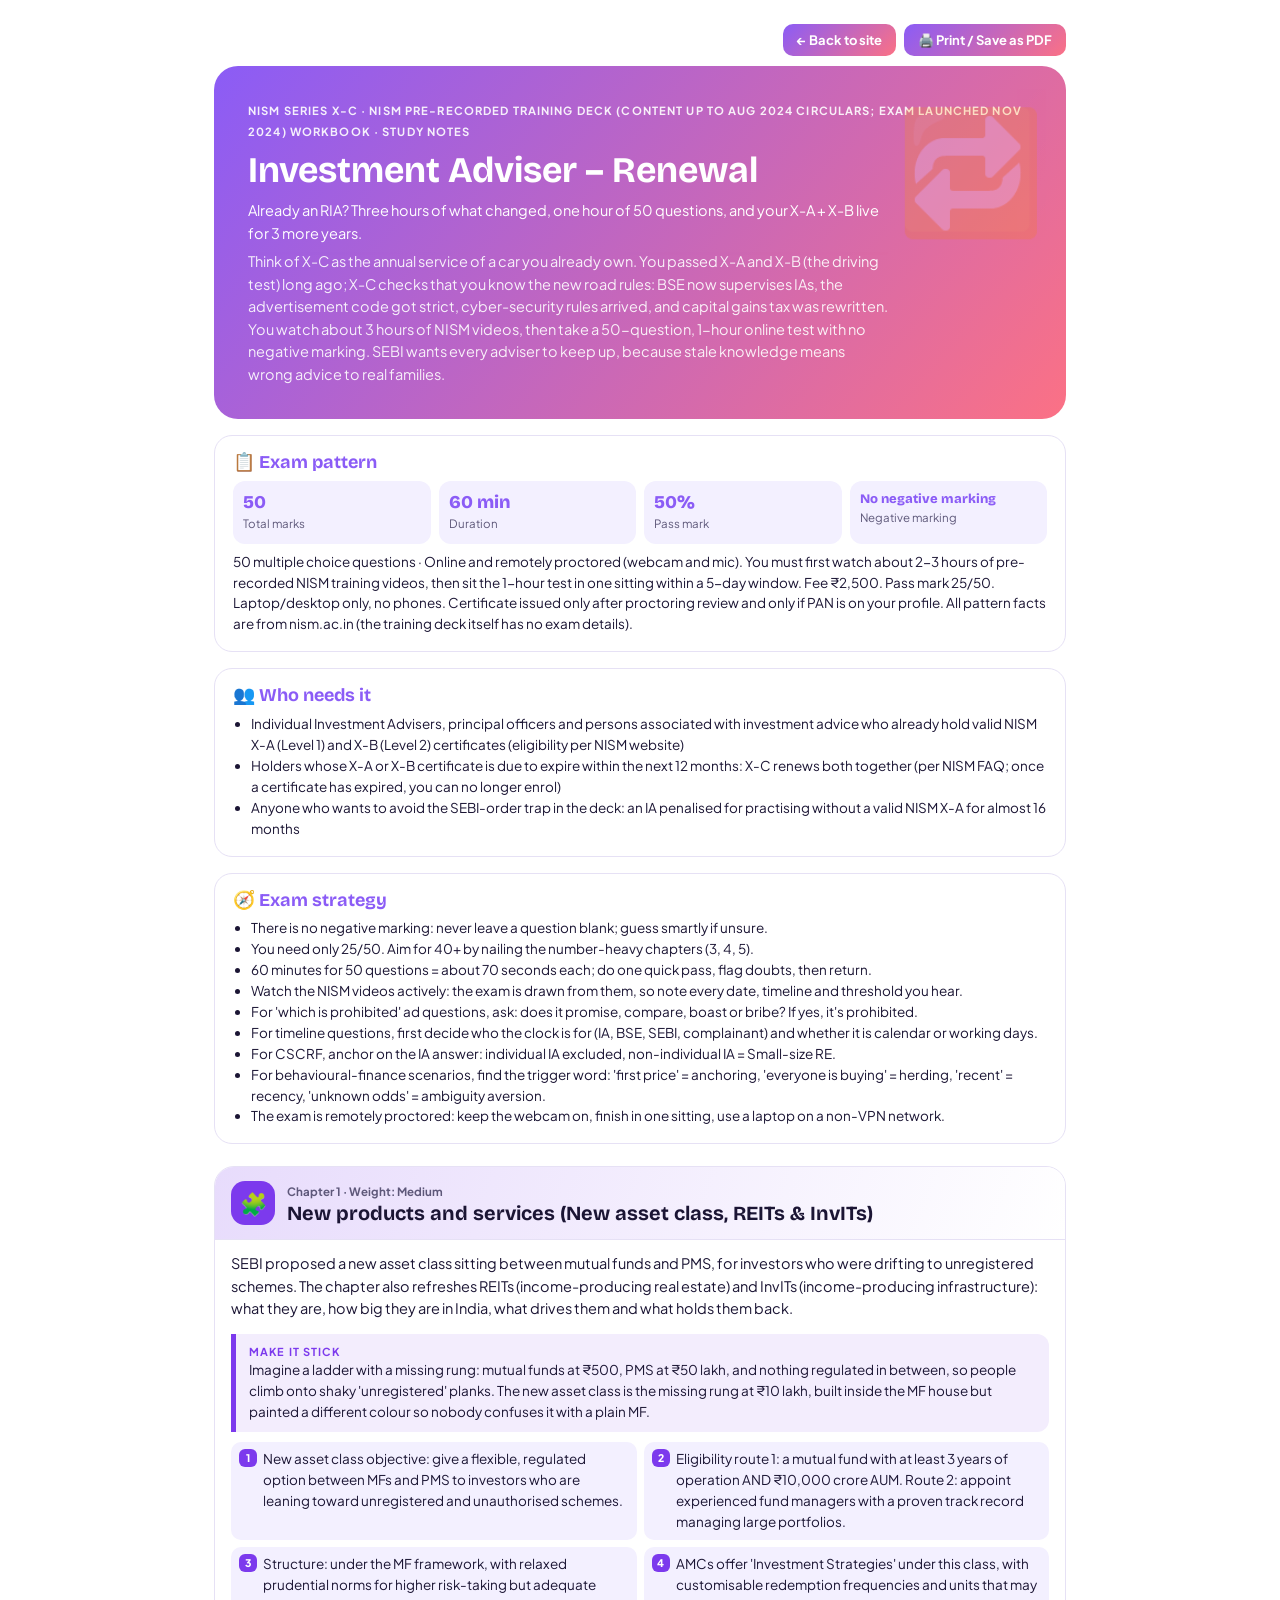
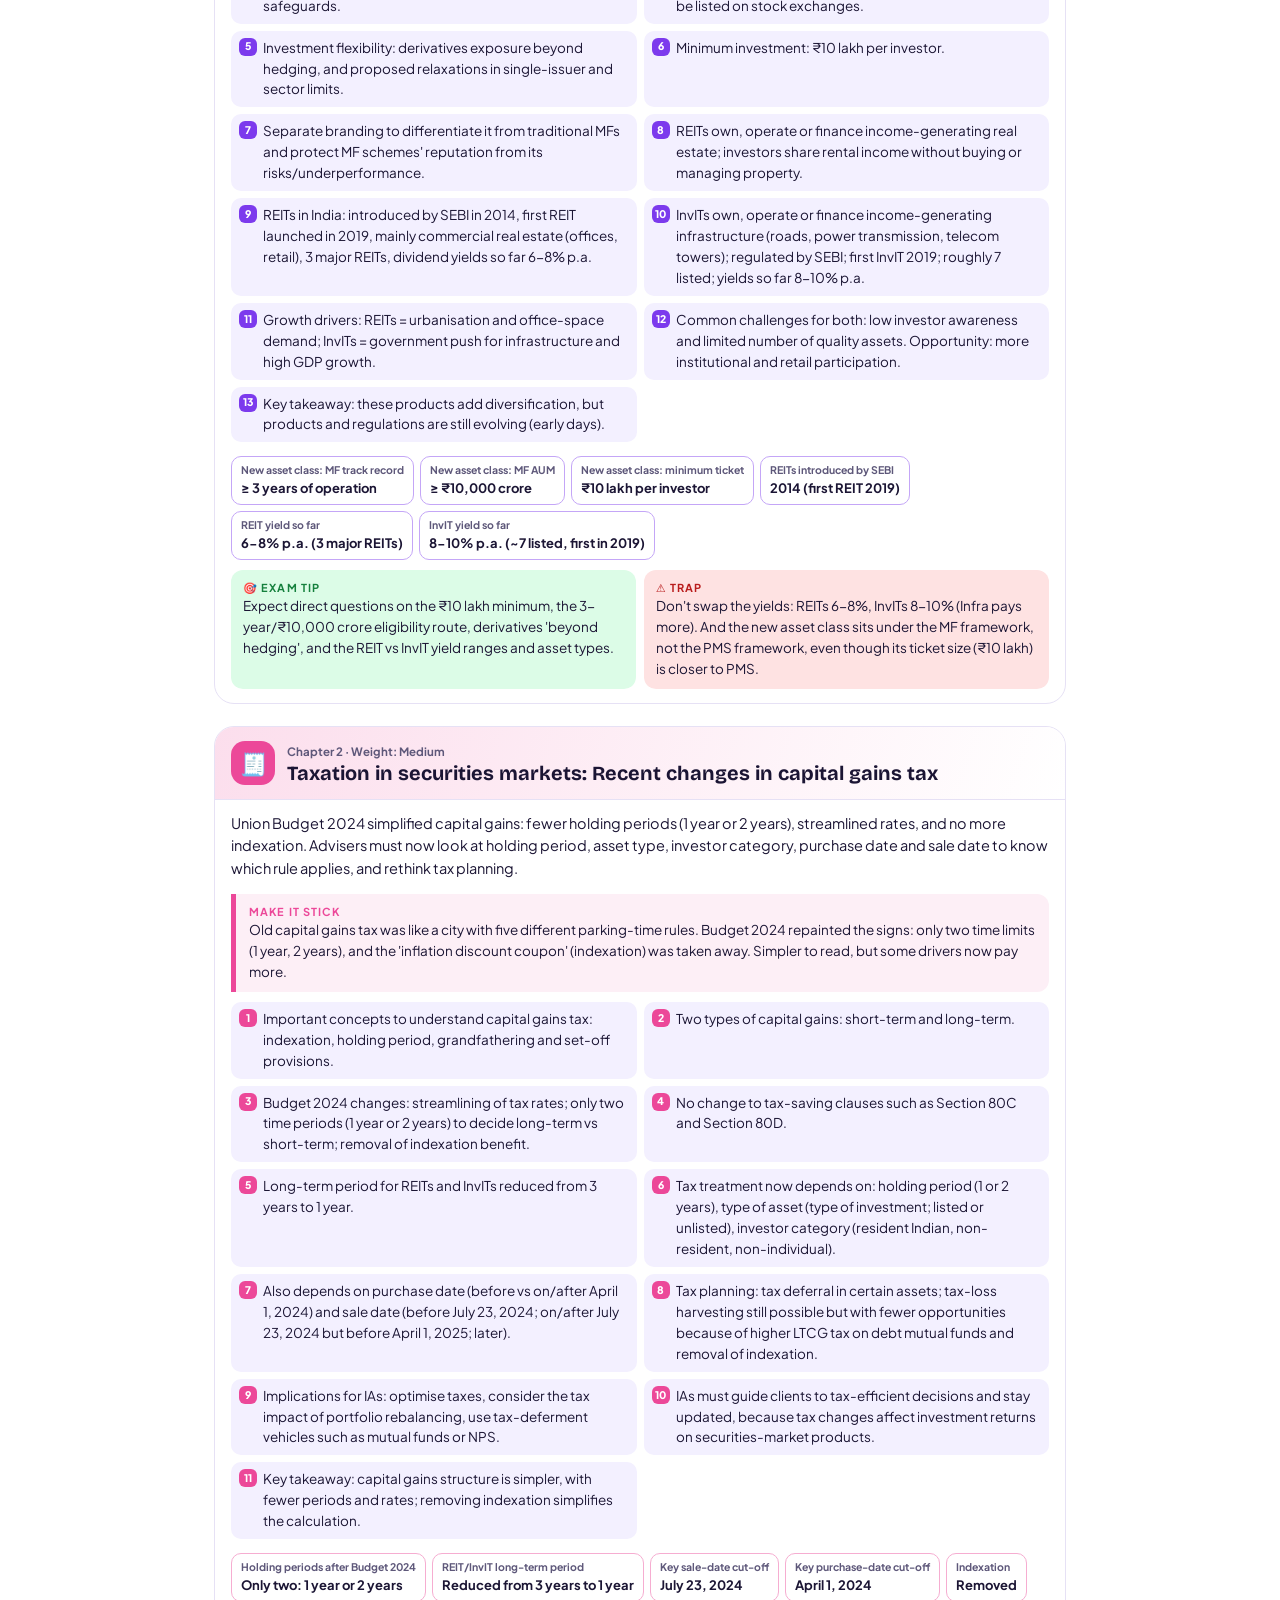
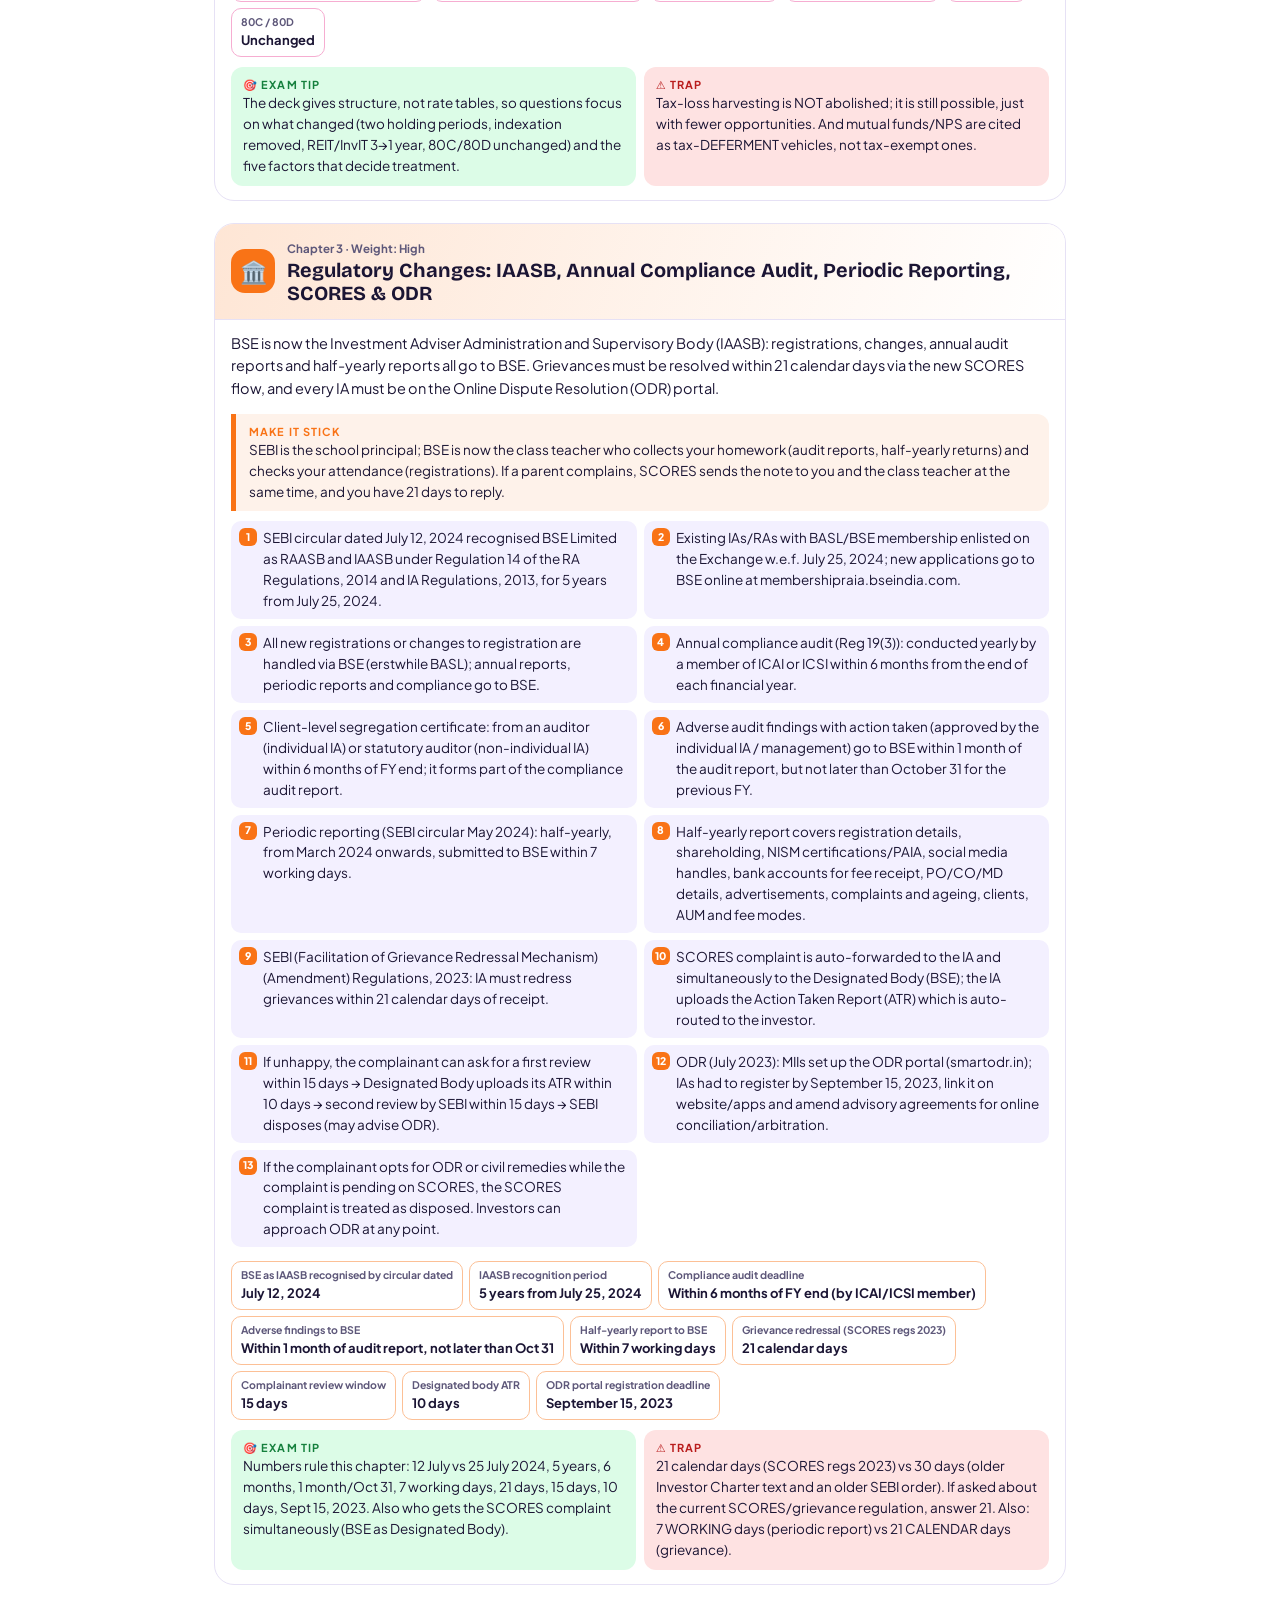
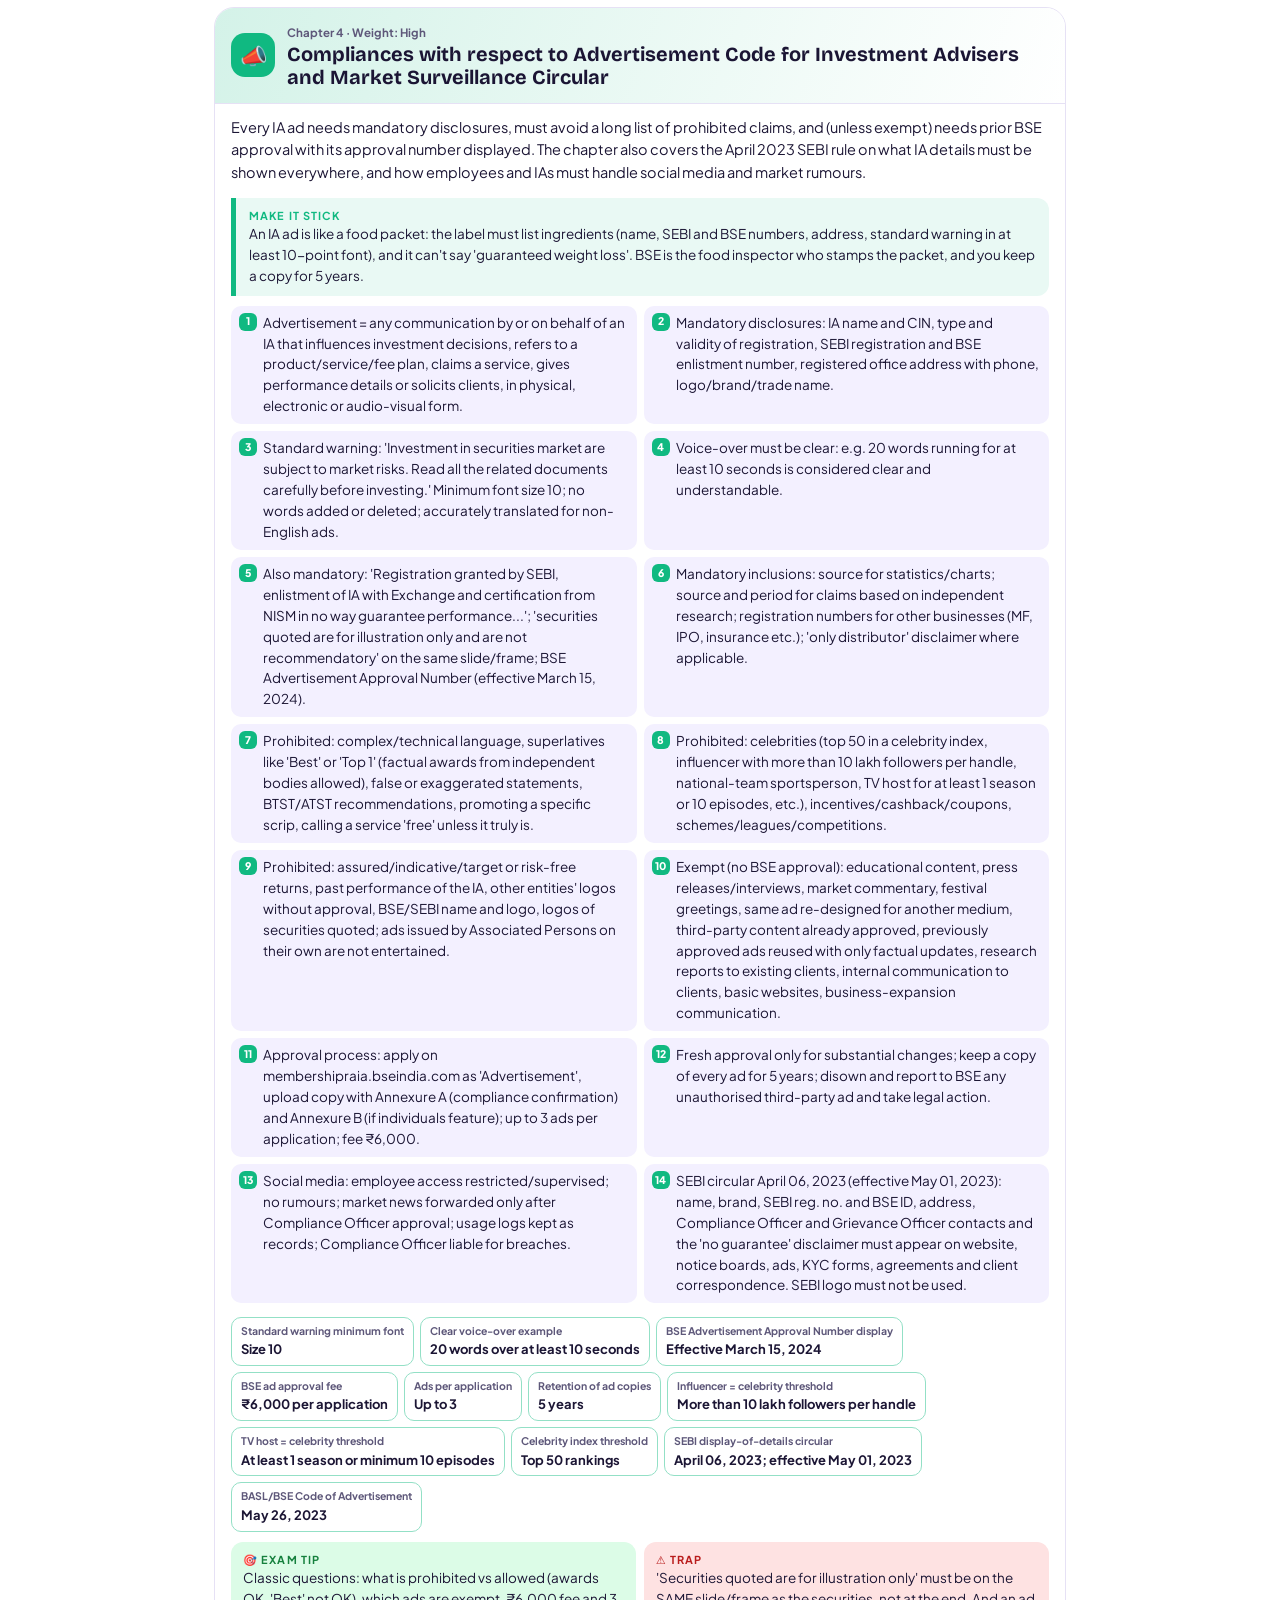
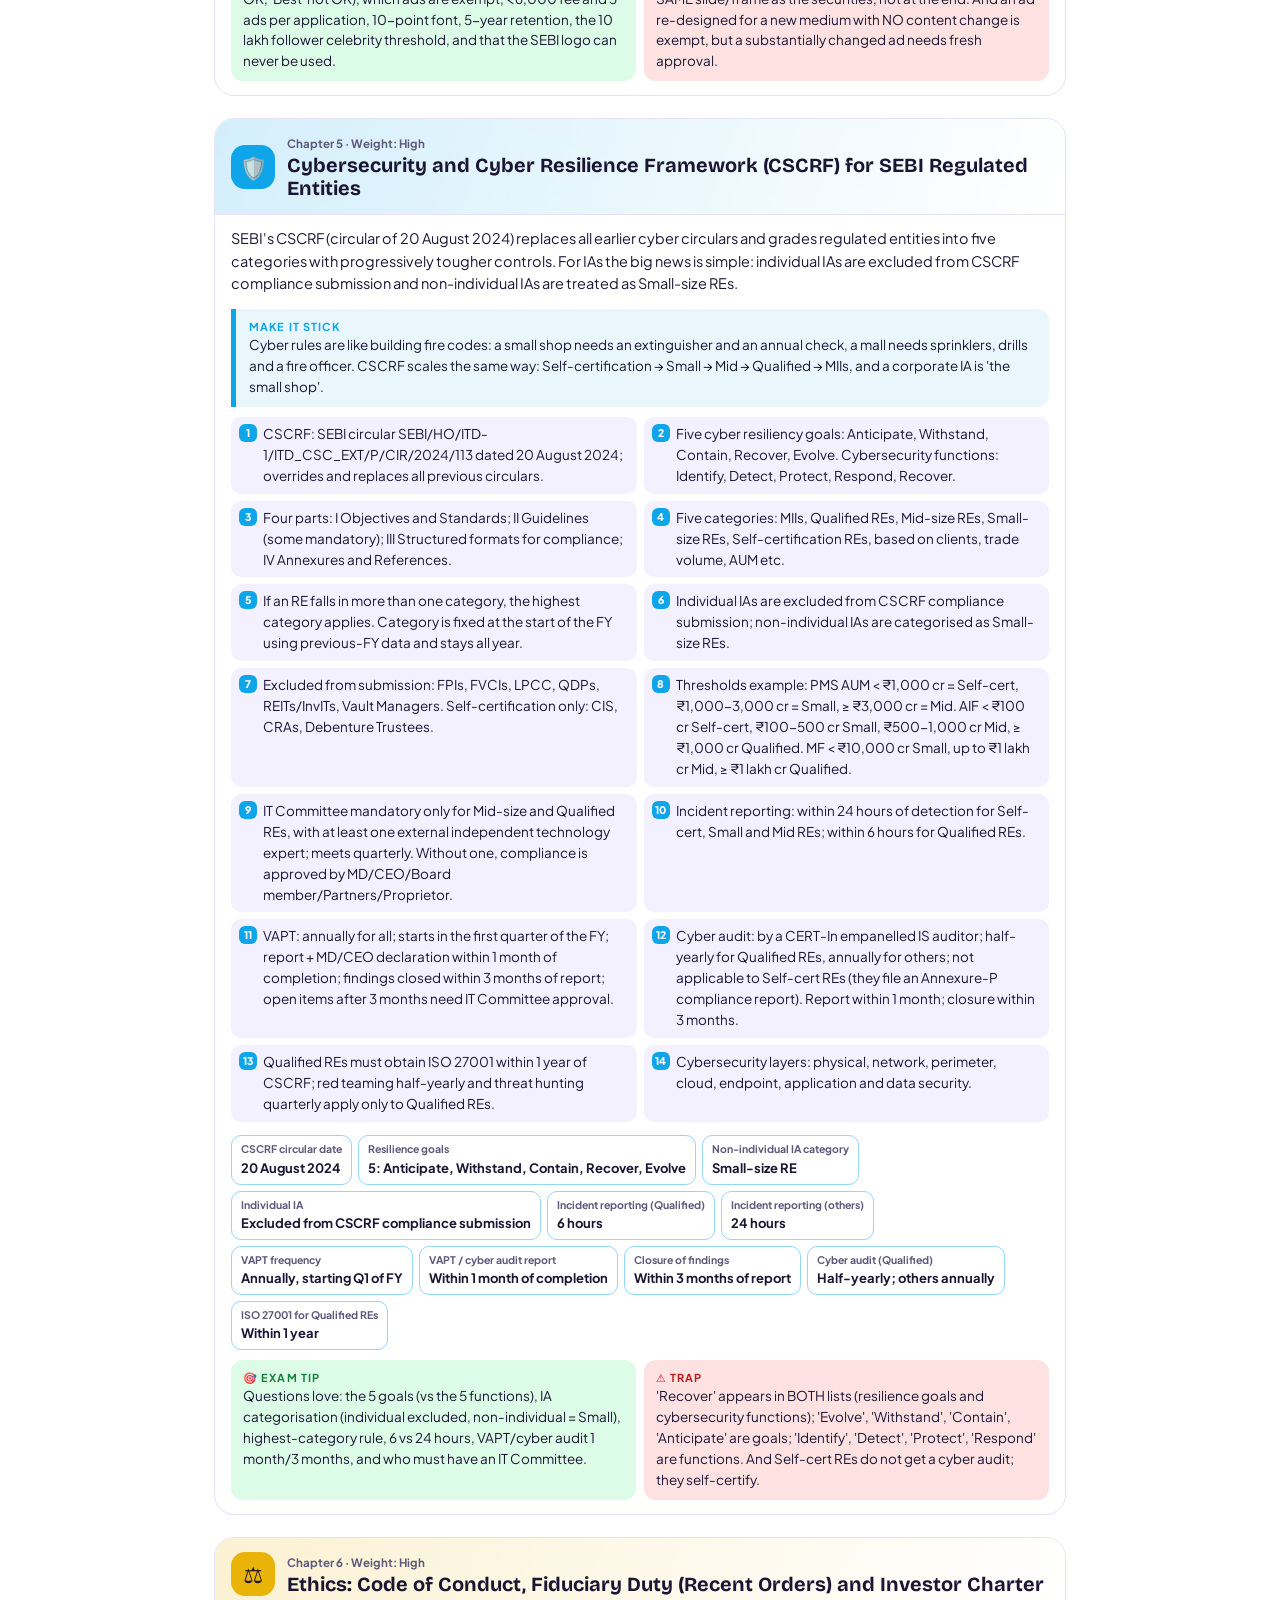
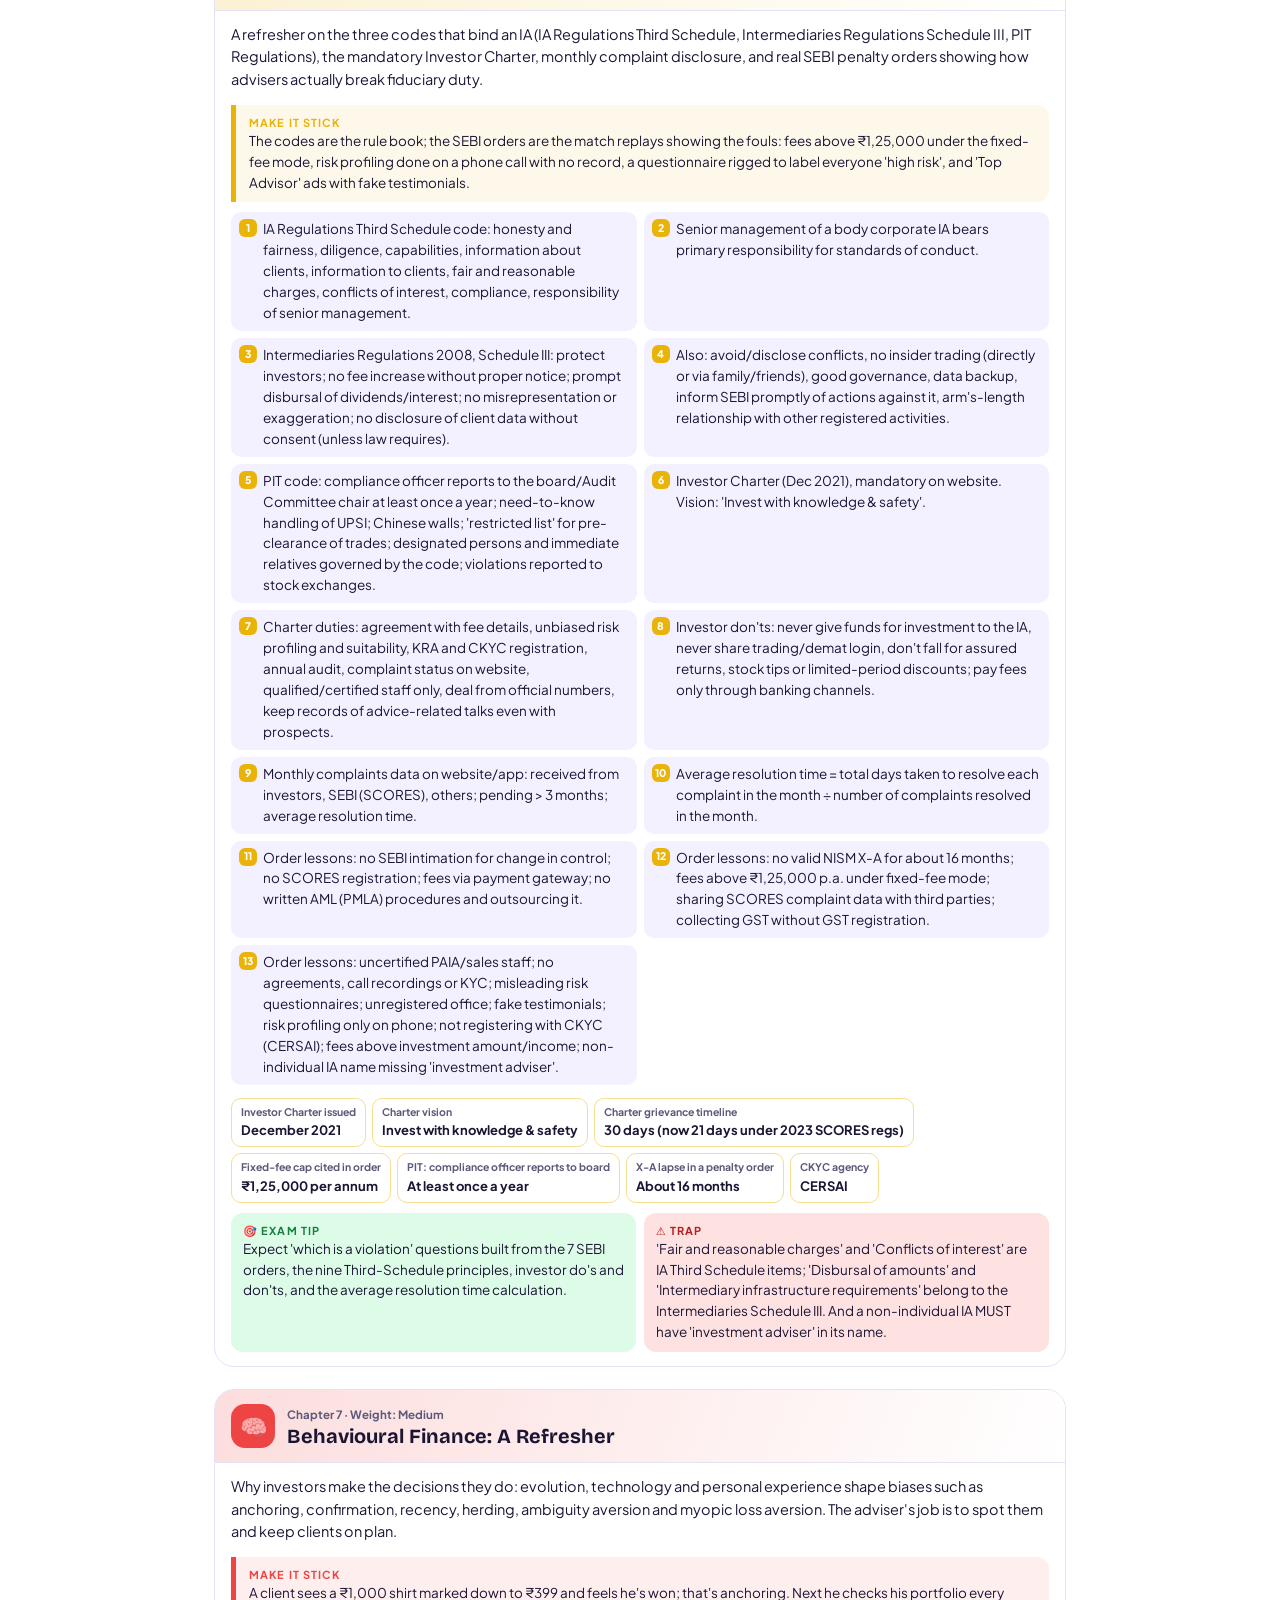
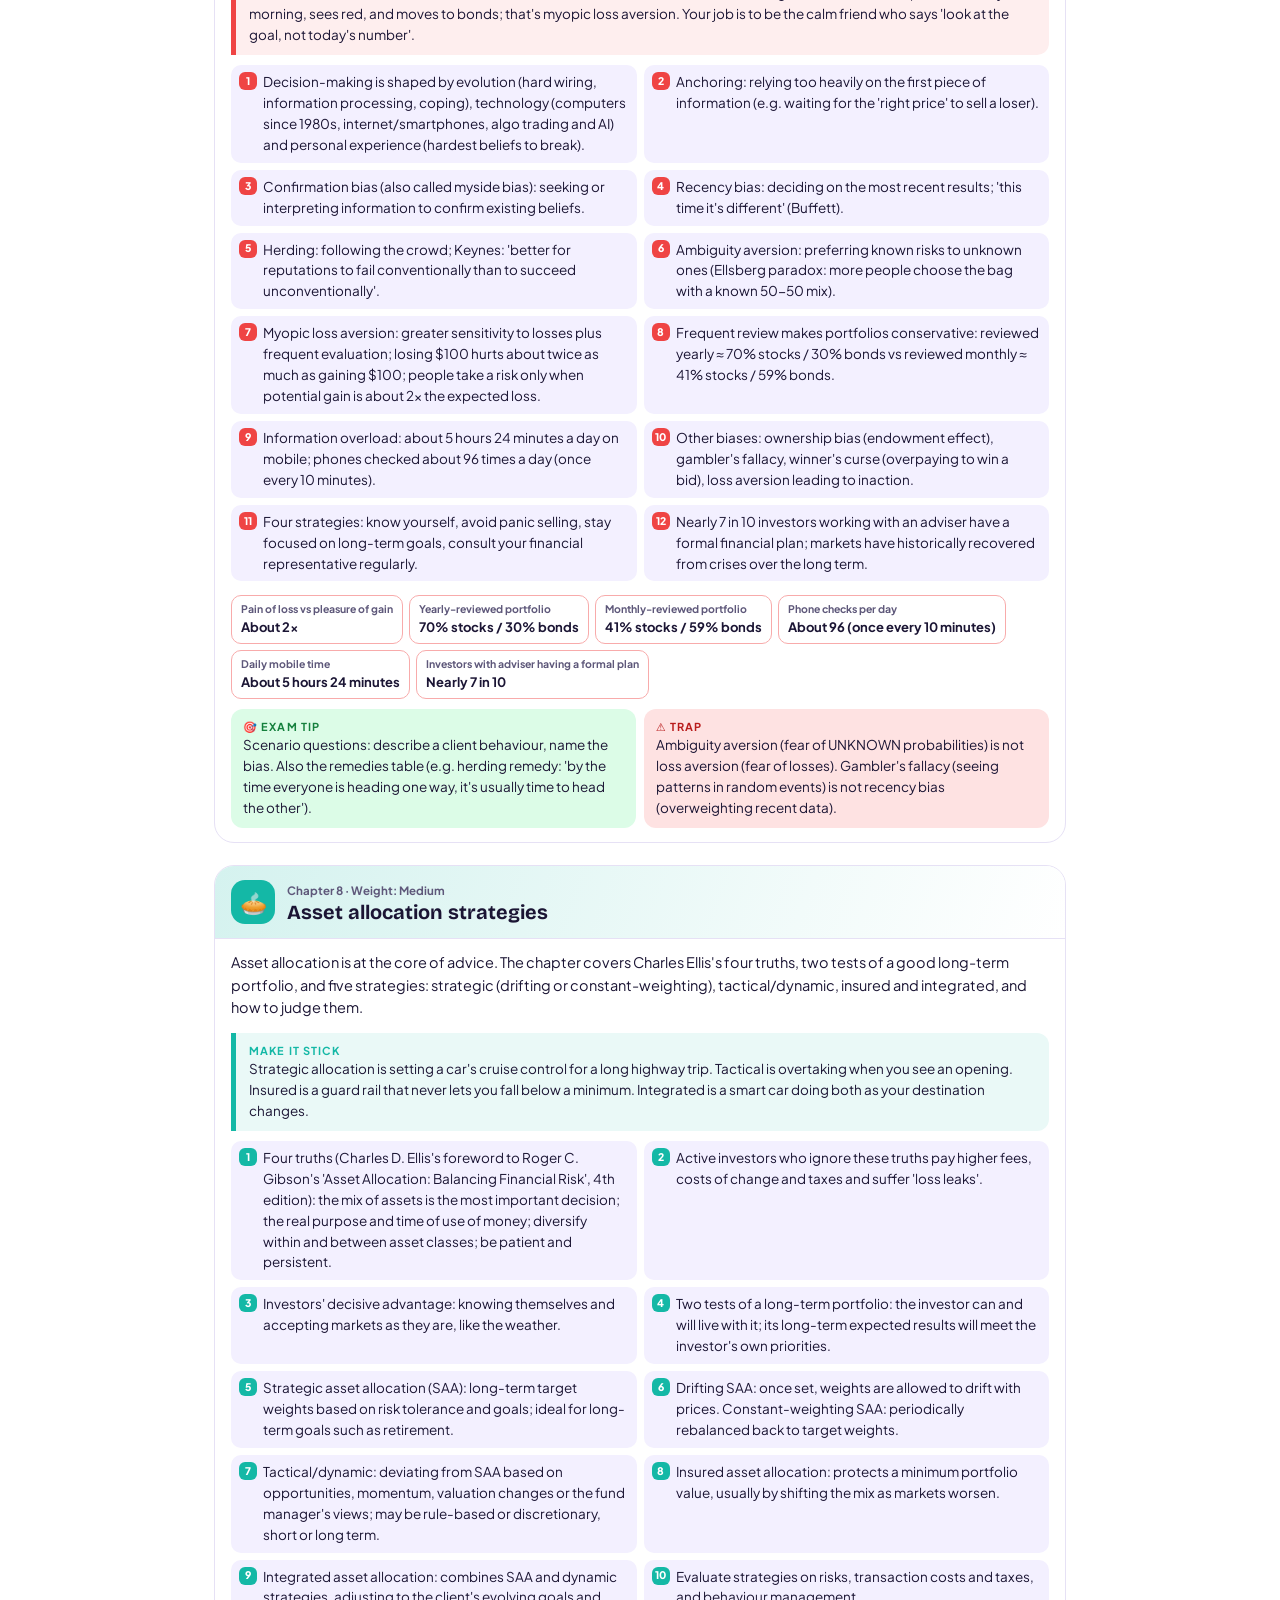
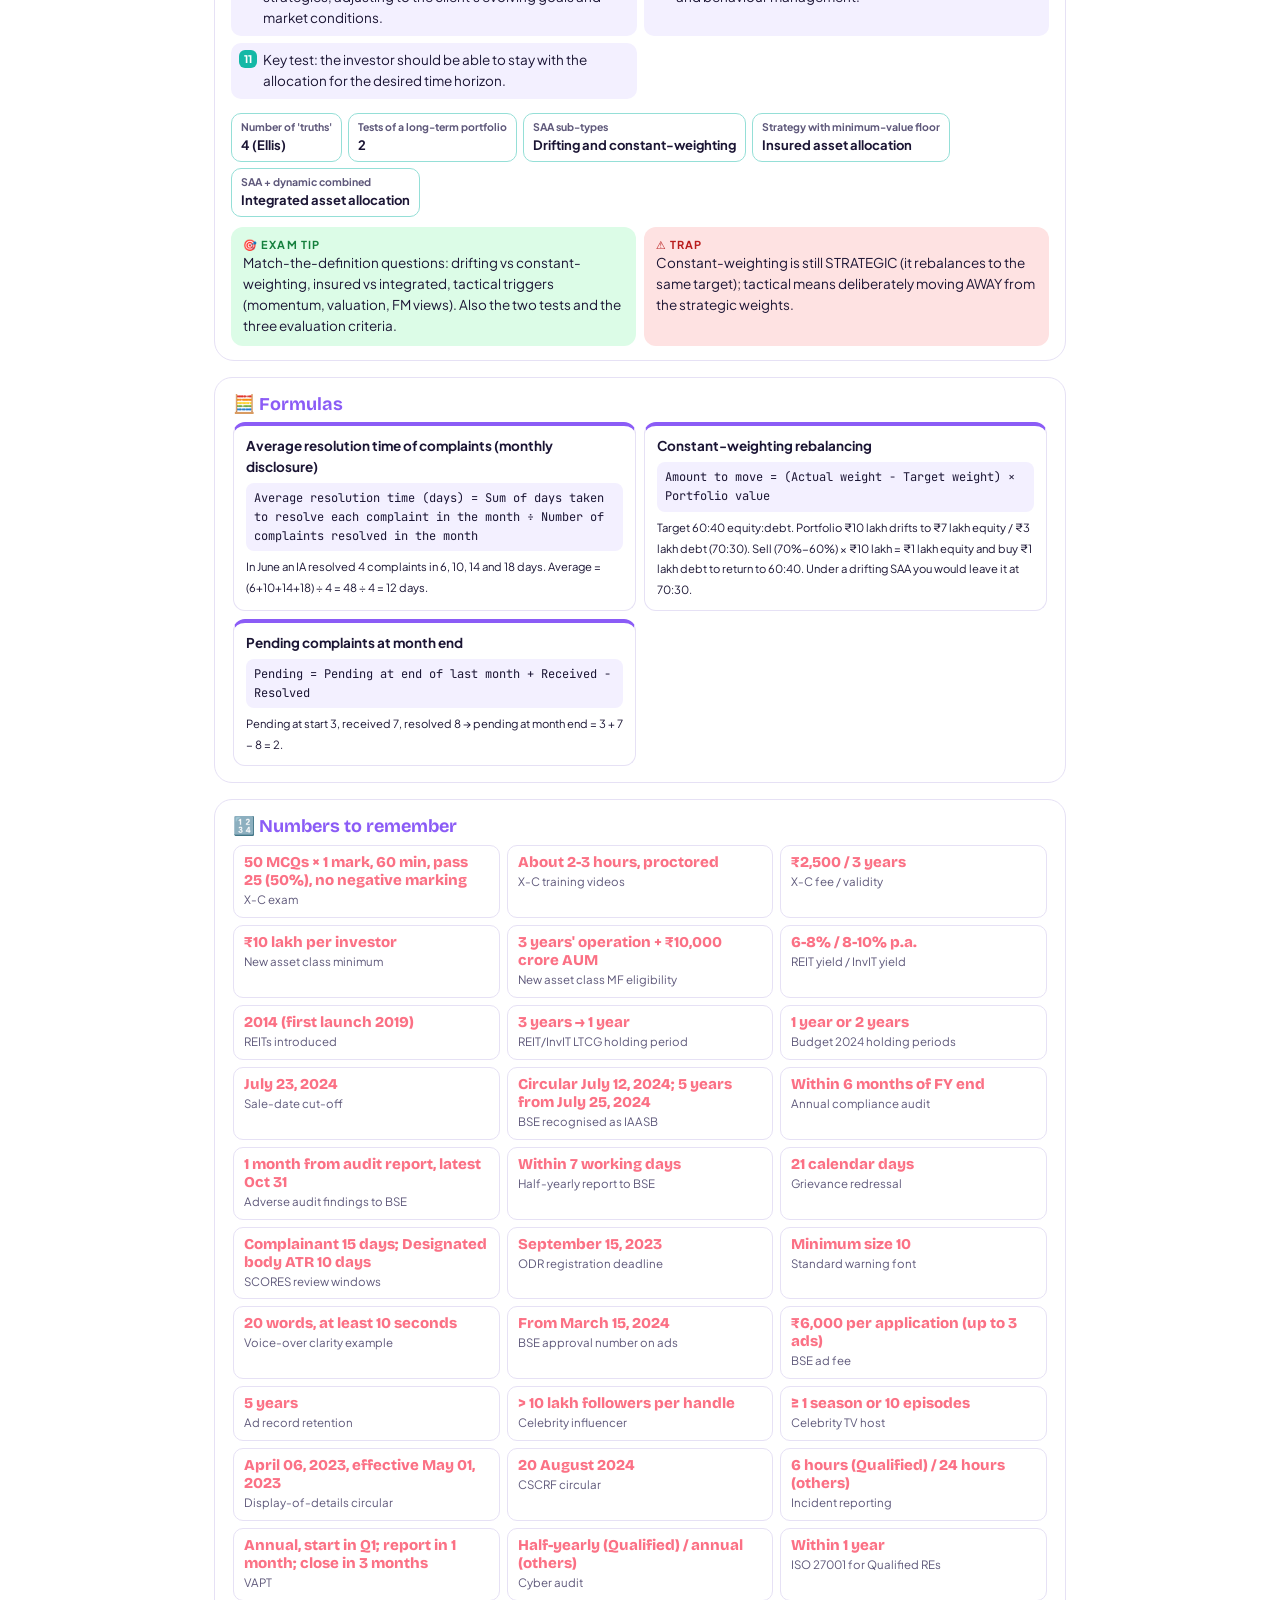
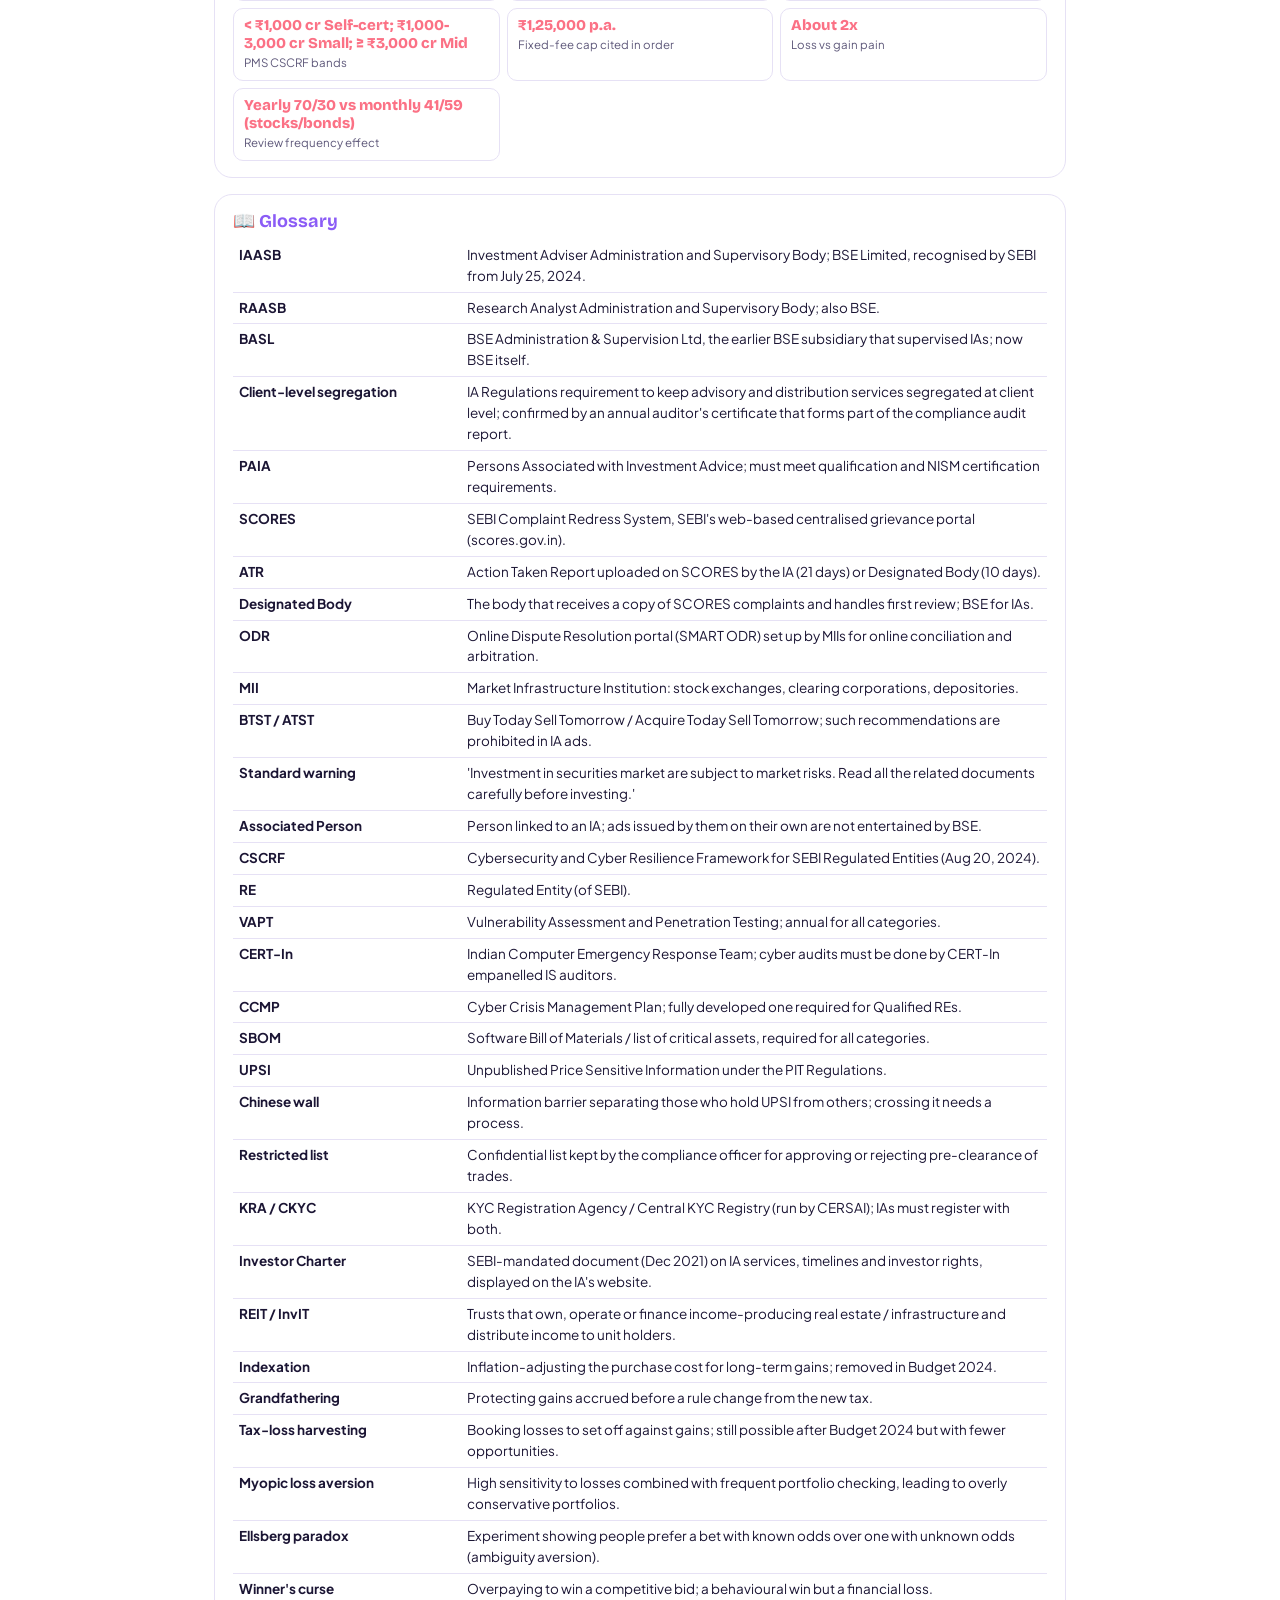
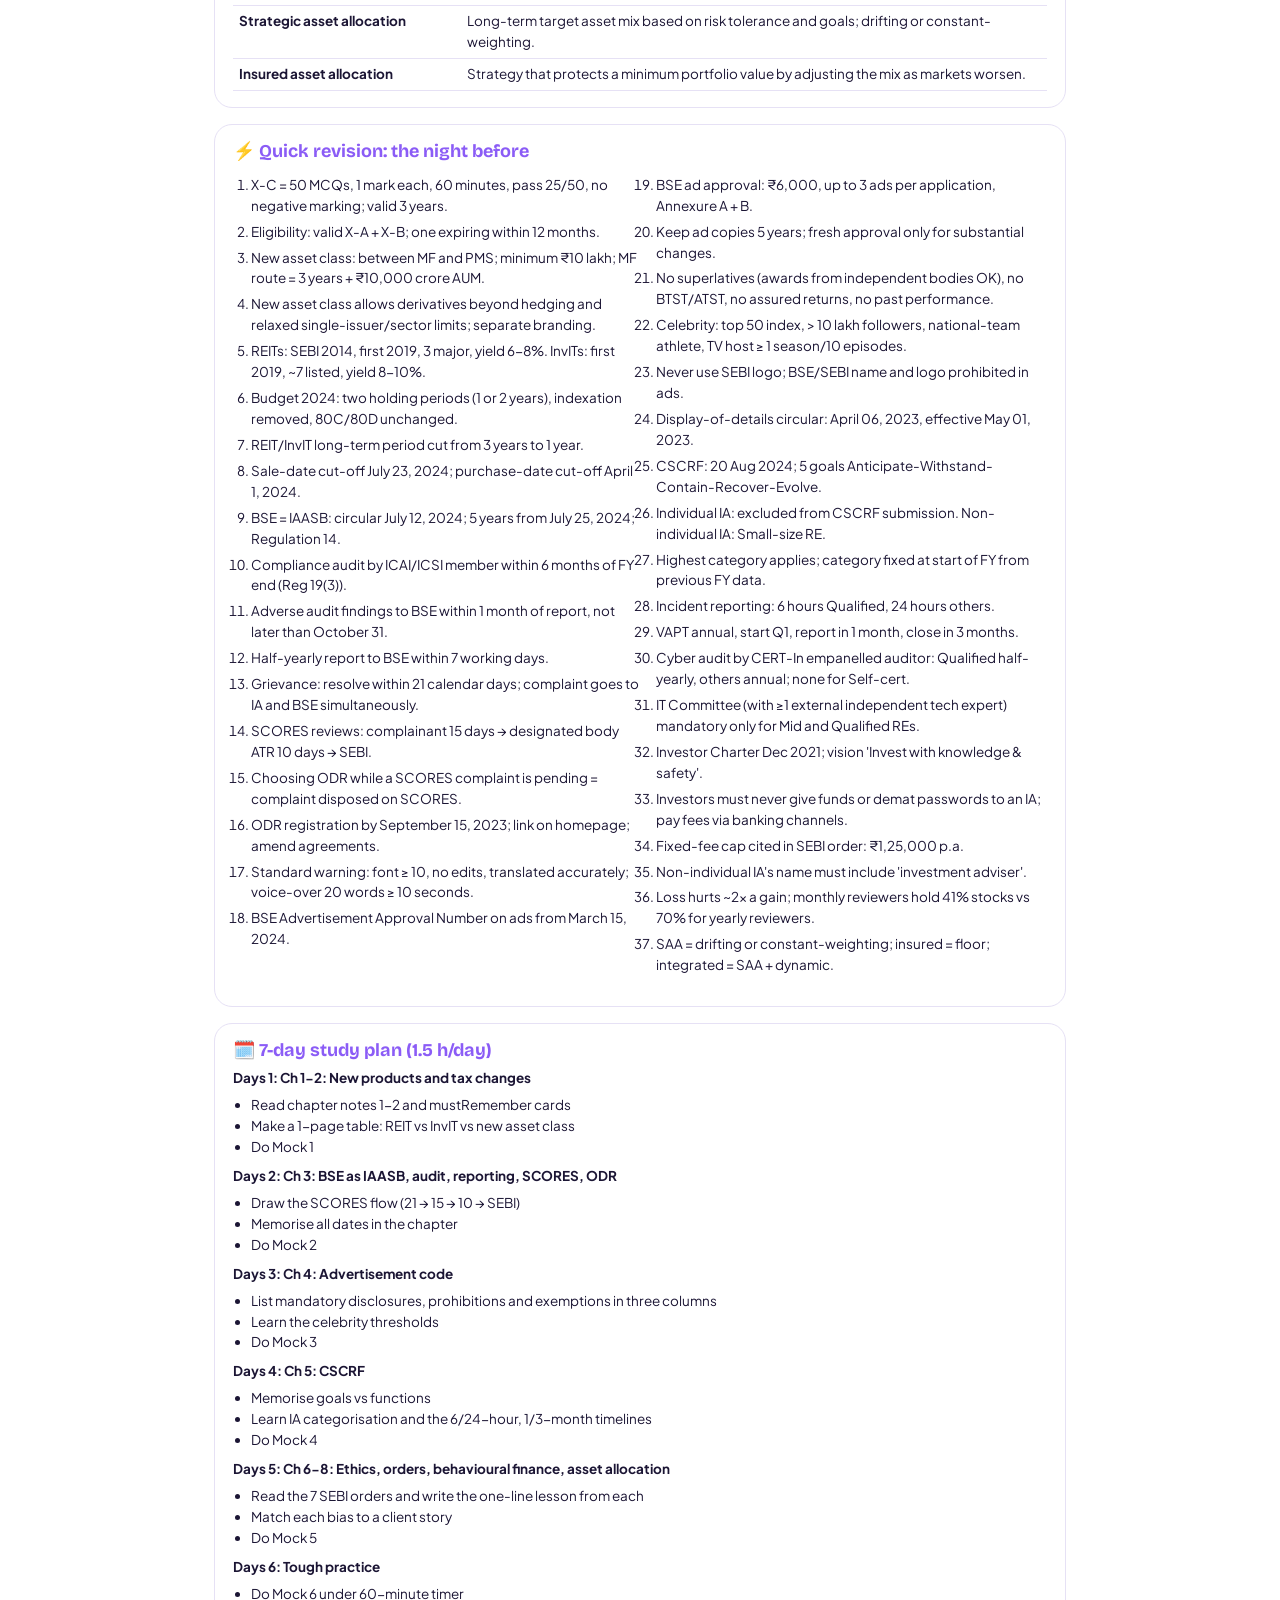
<file: notes/xc.html>
<!doctype html><html lang="en"><head><meta charset="utf-8"><meta name="viewport" content="width=device-width,initial-scale=1">
<title>Series X-C Study Notes</title>
<link href="https://fonts.googleapis.com/css2?family=Bricolage+Grotesque:opsz,wght@12..96,700;12..96,800&family=Plus+Jakarta+Sans:wght@400;600;700&family=JetBrains+Mono:wght@500&display=swap" rel="stylesheet">
<style>
:root{--c1:#8b5cf6;--c2:#fb7185;--ink:#1b1534;--muted:#5e587a;--soft:#f3f0ff;--line:#e6e1f5}
*{box-sizing:border-box;-webkit-print-color-adjust:exact;print-color-adjust:exact}
body{margin:0;background:#fff;color:var(--ink);font:13.5px/1.55 "Plus Jakarta Sans",system-ui,sans-serif}
.wrap{max-width:900px;margin:0 auto;padding:24px}
h1,h2,h3{font-family:"Bricolage Grotesque",sans-serif;margin:0;line-height:1.15}
.cover{border-radius:24px;padding:34px;color:#fff;background:linear-gradient(130deg,var(--c1),var(--c2));position:relative;overflow:hidden}
.cover::after{content:"🔁";position:absolute;right:20px;top:6px;font-size:120px;opacity:.2}
.cover small{letter-spacing:.1em;text-transform:uppercase;font-weight:700;opacity:.9}
.cover h1{font-size:36px;margin:8px 0}
.cover p{max-width:640px;margin:6px 0 0;font-size:14.5px}
.box{border:1px solid var(--line);border-radius:18px;padding:16px 18px;margin-top:16px;break-inside:avoid}
.box h3{font-size:18px;margin-bottom:8px;color:var(--c1)}
.kv{display:grid;grid-template-columns:repeat(4,1fr);gap:8px}
.kv div{background:var(--soft);border-radius:12px;padding:10px}
.kv b{display:block;font:800 18px "Bricolage Grotesque";color:var(--c1)} .kv span{font-size:11.5px;color:var(--muted)}
ul{margin:6px 0 0;padding-left:18px}
.chap{margin-top:22px;border:1px solid var(--line);border-radius:20px;padding:0 0 14px;overflow:hidden;break-inside:auto}
.chap header{display:flex;gap:12px;align-items:center;padding:14px 16px;background:linear-gradient(110deg,color-mix(in srgb,var(--hc) 18%,#fff),#fff);border-bottom:1px solid var(--line);break-after:avoid}
.chap .num{width:44px;height:44px;border-radius:14px;display:grid;place-items:center;font-size:22px;background:var(--hc);flex:none}
.chap small{color:var(--muted);font-weight:700;font-size:11.5px}
.chap h2{font-size:20px}
.chap > *:not(header){margin-left:16px;margin-right:16px}
.sum{font-size:14.5px;margin-top:12px}
.story{border-left:5px solid var(--hc);background:color-mix(in srgb,var(--hc) 9%,#fff);padding:9px 13px;border-radius:0 12px 12px 0;break-inside:avoid}
.story b,.co b{display:block;font-size:11px;letter-spacing:.1em;text-transform:uppercase;color:var(--hc)}
.kp{margin-top:10px;padding-left:0;list-style:none;counter-reset:k;display:grid;grid-template-columns:1fr 1fr;gap:7px}
.kp li{counter-increment:k;position:relative;background:var(--soft);border-radius:10px;padding:7px 10px 7px 32px;break-inside:avoid}
.kp li::before{content:counter(k);position:absolute;left:8px;top:7px;width:18px;height:18px;border-radius:6px;background:var(--hc);color:#fff;font-size:10.5px;font-weight:800;display:grid;place-items:center}
.mr{display:flex;flex-wrap:wrap;gap:6px;margin-top:6px}
.mr div{border:1.5px solid color-mix(in srgb,var(--hc) 45%,#fff);border-radius:10px;padding:5px 9px;break-inside:avoid}
.mr small{display:block;font-size:10.5px;color:var(--muted)} .mr b{font-size:13px}
.co{display:grid;grid-template-columns:1fr 1fr;gap:8px;margin-top:10px}
.co div{border-radius:12px;padding:9px 12px;break-inside:avoid}
.co .tip{background:#dcfce7} .co .tip b{color:#15803d} .co .trap{background:#fee2e2} .co .trap b{color:#b91c1c}
.grid{display:grid;grid-template-columns:1fr 1fr;gap:8px}
.f{border:1px solid var(--line);border-top:4px solid var(--c1);border-radius:12px;padding:10px 12px;break-inside:avoid}
.f code{display:block;font-family:"JetBrains Mono",monospace;background:var(--soft);padding:6px 8px;border-radius:8px;margin:5px 0;white-space:pre-wrap;font-size:12px}
.nums{display:grid;grid-template-columns:repeat(3,1fr);gap:7px}
.nums div{border:1px solid var(--line);border-radius:10px;padding:7px 10px;break-inside:avoid}
.nums b{display:block;color:var(--c2);font:800 15px "Bricolage Grotesque"} .nums span{font-size:11.5px;color:var(--muted)}
table{width:100%;border-collapse:collapse} td{border-bottom:1px solid var(--line);padding:5px 6px;vertical-align:top} td:first-child{font-weight:700;width:28%}
.qr{columns:2;column-gap:14px;padding-left:18px} .qr li{margin-bottom:5px;break-inside:avoid}
.pb{break-before:page}
.bar{display:flex;gap:8px;justify-content:flex-end;margin-bottom:10px}
.bar button,.bar a{font:700 13px "Plus Jakarta Sans";padding:8px 14px;border-radius:10px;border:0;background:linear-gradient(135deg,var(--c1),var(--c2));color:#fff;text-decoration:none;cursor:pointer}
@media (max-width:640px){.qr{columns:1}.kp,.grid,.co{grid-template-columns:1fr}.nums,.kv{grid-template-columns:1fr 1fr}.wrap{padding:16px}}
@media print{.bar{display:none}.wrap{padding:0}@page{margin:12mm}}
</style></head><body><div class="wrap">
<div class="bar"><a href="../index.html#/exam/xc">← Back to site</a><button onclick="print()">🖨️ Print / Save as PDF</button></div>
<div class="cover"><small>NISM Series X-C · NISM pre-recorded training deck (content up to Aug 2024 circulars; exam launched Nov 2024) workbook · Study notes</small><h1>Investment Adviser – Renewal</h1><p>Already an RIA? Three hours of what changed, one hour of 50 questions, and your X-A + X-B live for 3 more years.</p><p style="opacity:.9">Think of X-C as the annual service of a car you already own. You passed X-A and X-B (the driving test) long ago; X-C checks that you know the new road rules: BSE now supervises IAs, the advertisement code got strict, cyber-security rules arrived, and capital gains tax was rewritten. You watch about 3 hours of NISM videos, then take a 50-question, 1-hour online test with no negative marking. SEBI wants every adviser to keep up, because stale knowledge means wrong advice to real families.</p></div>
<div class="box"><h3>📋 Exam pattern</h3><div class="kv"><div><b>50</b><span>Total marks</span></div><div><b>60 min</b><span>Duration</span></div><div><b>50%</b><span>Pass mark</span></div><div><b style="font-size:13px">No negative marking</b><span>Negative marking</span></div></div>
<p style="margin:8px 0 0">50 multiple choice questions · Online and remotely proctored (webcam and mic). You must first watch about 2-3 hours of pre-recorded NISM training videos, then sit the 1-hour test in one sitting within a 5-day window. Fee ₹2,500. Pass mark 25/50. Laptop/desktop only, no phones. Certificate issued only after proctoring review and only if PAN is on your profile. All pattern facts are from nism.ac.in (the training deck itself has no exam details).</p></div>
<div class="box"><h3>👥 Who needs it</h3><ul><li>Individual Investment Advisers, principal officers and persons associated with investment advice who already hold valid NISM X-A (Level 1) and X-B (Level 2) certificates (eligibility per NISM website)</li><li>Holders whose X-A or X-B certificate is due to expire within the next 12 months: X-C renews both together (per NISM FAQ; once a certificate has expired, you can no longer enrol)</li><li>Anyone who wants to avoid the SEBI-order trap in the deck: an IA penalised for practising without a valid NISM X-A for almost 16 months</li></ul></div>
<div class="box"><h3>🧭 Exam strategy</h3><ul><li>There is no negative marking: never leave a question blank; guess smartly if unsure.</li><li>You need only 25/50. Aim for 40+ by nailing the number-heavy chapters (3, 4, 5).</li><li>60 minutes for 50 questions = about 70 seconds each; do one quick pass, flag doubts, then return.</li><li>Watch the NISM videos actively: the exam is drawn from them, so note every date, timeline and threshold you hear.</li><li>For &#39;which is prohibited&#39; ad questions, ask: does it promise, compare, boast or bribe? If yes, it&#39;s prohibited.</li><li>For timeline questions, first decide who the clock is for (IA, BSE, SEBI, complainant) and whether it is calendar or working days.</li><li>For CSCRF, anchor on the IA answer: individual IA excluded, non-individual IA = Small-size RE.</li><li>For behavioural-finance scenarios, find the trigger word: &#39;first price&#39; = anchoring, &#39;everyone is buying&#39; = herding, &#39;recent&#39; = recency, &#39;unknown odds&#39; = ambiguity aversion.</li><li>The exam is remotely proctored: keep the webcam on, finish in one sitting, use a laptop on a non-VPN network.</li></ul></div>
<section class="chap" style="--hc:#7c3aed">
      <header><div class="num">🧩</div><div><small>Chapter 1 · Weight: Medium</small><h2>New products and services (New asset class, REITs &amp; InvITs)</h2></div></header>
      <p class="sum">SEBI proposed a new asset class sitting between mutual funds and PMS, for investors who were drifting to unregistered schemes. The chapter also refreshes REITs (income-producing real estate) and InvITs (income-producing infrastructure): what they are, how big they are in India, what drives them and what holds them back.</p>
      <div class="story"><b>Make it stick</b>Imagine a ladder with a missing rung: mutual funds at ₹500, PMS at ₹50 lakh, and nothing regulated in between, so people climb onto shaky &#39;unregistered&#39; planks. The new asset class is the missing rung at ₹10 lakh, built inside the MF house but painted a different colour so nobody confuses it with a plain MF.</div>
      <ol class="kp"><li>New asset class objective: give a flexible, regulated option between MFs and PMS to investors who are leaning toward unregistered and unauthorised schemes.</li><li>Eligibility route 1: a mutual fund with at least 3 years of operation AND ₹10,000 crore AUM. Route 2: appoint experienced fund managers with a proven track record managing large portfolios.</li><li>Structure: under the MF framework, with relaxed prudential norms for higher risk-taking but adequate safeguards.</li><li>AMCs offer &#39;Investment Strategies&#39; under this class, with customisable redemption frequencies and units that may be listed on stock exchanges.</li><li>Investment flexibility: derivatives exposure beyond hedging, and proposed relaxations in single-issuer and sector limits.</li><li>Minimum investment: ₹10 lakh per investor.</li><li>Separate branding to differentiate it from traditional MFs and protect MF schemes&#39; reputation from its risks/underperformance.</li><li>REITs own, operate or finance income-generating real estate; investors share rental income without buying or managing property.</li><li>REITs in India: introduced by SEBI in 2014, first REIT launched in 2019, mainly commercial real estate (offices, retail), 3 major REITs, dividend yields so far 6-8% p.a.</li><li>InvITs own, operate or finance income-generating infrastructure (roads, power transmission, telecom towers); regulated by SEBI; first InvIT 2019; roughly 7 listed; yields so far 8-10% p.a.</li><li>Growth drivers: REITs = urbanisation and office-space demand; InvITs = government push for infrastructure and high GDP growth.</li><li>Common challenges for both: low investor awareness and limited number of quality assets. Opportunity: more institutional and retail participation.</li><li>Key takeaway: these products add diversification, but products and regulations are still evolving (early days).</li></ol>
      <div class="mr"><div><small>New asset class: MF track record</small><b>≥ 3 years of operation</b></div><div><small>New asset class: MF AUM</small><b>≥ ₹10,000 crore</b></div><div><small>New asset class: minimum ticket</small><b>₹10 lakh per investor</b></div><div><small>REITs introduced by SEBI</small><b>2014 (first REIT 2019)</b></div><div><small>REIT yield so far</small><b>6-8% p.a. (3 major REITs)</b></div><div><small>InvIT yield so far</small><b>8-10% p.a. (~7 listed, first in 2019)</b></div></div>
      <div class="co"><div class="tip"><b>🎯 Exam tip</b>Expect direct questions on the ₹10 lakh minimum, the 3-year/₹10,000 crore eligibility route, derivatives &#39;beyond hedging&#39;, and the REIT vs InvIT yield ranges and asset types.</div><div class="trap"><b>⚠️ Trap</b>Don&#39;t swap the yields: REITs 6-8%, InvITs 8-10% (Infra pays more). And the new asset class sits under the MF framework, not the PMS framework, even though its ticket size (₹10 lakh) is closer to PMS.</div></div>
    </section><section class="chap" style="--hc:#ec4899">
      <header><div class="num">🧾</div><div><small>Chapter 2 · Weight: Medium</small><h2>Taxation in securities markets: Recent changes in capital gains tax</h2></div></header>
      <p class="sum">Union Budget 2024 simplified capital gains: fewer holding periods (1 year or 2 years), streamlined rates, and no more indexation. Advisers must now look at holding period, asset type, investor category, purchase date and sale date to know which rule applies, and rethink tax planning.</p>
      <div class="story"><b>Make it stick</b>Old capital gains tax was like a city with five different parking-time rules. Budget 2024 repainted the signs: only two time limits (1 year, 2 years), and the &#39;inflation discount coupon&#39; (indexation) was taken away. Simpler to read, but some drivers now pay more.</div>
      <ol class="kp"><li>Important concepts to understand capital gains tax: indexation, holding period, grandfathering and set-off provisions.</li><li>Two types of capital gains: short-term and long-term.</li><li>Budget 2024 changes: streamlining of tax rates; only two time periods (1 year or 2 years) to decide long-term vs short-term; removal of indexation benefit.</li><li>No change to tax-saving clauses such as Section 80C and Section 80D.</li><li>Long-term period for REITs and InvITs reduced from 3 years to 1 year.</li><li>Tax treatment now depends on: holding period (1 or 2 years), type of asset (type of investment; listed or unlisted), investor category (resident Indian, non-resident, non-individual).</li><li>Also depends on purchase date (before vs on/after April 1, 2024) and sale date (before July 23, 2024; on/after July 23, 2024 but before April 1, 2025; later).</li><li>Tax planning: tax deferral in certain assets; tax-loss harvesting still possible but with fewer opportunities because of higher LTCG tax on debt mutual funds and removal of indexation.</li><li>Implications for IAs: optimise taxes, consider the tax impact of portfolio rebalancing, use tax-deferment vehicles such as mutual funds or NPS.</li><li>IAs must guide clients to tax-efficient decisions and stay updated, because tax changes affect investment returns on securities-market products.</li><li>Key takeaway: capital gains structure is simpler, with fewer periods and rates; removing indexation simplifies the calculation.</li></ol>
      <div class="mr"><div><small>Holding periods after Budget 2024</small><b>Only two: 1 year or 2 years</b></div><div><small>REIT/InvIT long-term period</small><b>Reduced from 3 years to 1 year</b></div><div><small>Key sale-date cut-off</small><b>July 23, 2024</b></div><div><small>Key purchase-date cut-off</small><b>April 1, 2024</b></div><div><small>Indexation</small><b>Removed</b></div><div><small>80C / 80D</small><b>Unchanged</b></div></div>
      <div class="co"><div class="tip"><b>🎯 Exam tip</b>The deck gives structure, not rate tables, so questions focus on what changed (two holding periods, indexation removed, REIT/InvIT 3→1 year, 80C/80D unchanged) and the five factors that decide treatment.</div><div class="trap"><b>⚠️ Trap</b>Tax-loss harvesting is NOT abolished; it is still possible, just with fewer opportunities. And mutual funds/NPS are cited as tax-DEFERMENT vehicles, not tax-exempt ones.</div></div>
    </section><section class="chap" style="--hc:#f97316">
      <header><div class="num">🏛️</div><div><small>Chapter 3 · Weight: High</small><h2>Regulatory Changes: IAASB, Annual Compliance Audit, Periodic Reporting, SCORES &amp; ODR</h2></div></header>
      <p class="sum">BSE is now the Investment Adviser Administration and Supervisory Body (IAASB): registrations, changes, annual audit reports and half-yearly reports all go to BSE. Grievances must be resolved within 21 calendar days via the new SCORES flow, and every IA must be on the Online Dispute Resolution (ODR) portal.</p>
      <div class="story"><b>Make it stick</b>SEBI is the school principal; BSE is now the class teacher who collects your homework (audit reports, half-yearly returns) and checks your attendance (registrations). If a parent complains, SCORES sends the note to you and the class teacher at the same time, and you have 21 days to reply.</div>
      <ol class="kp"><li>SEBI circular dated July 12, 2024 recognised BSE Limited as RAASB and IAASB under Regulation 14 of the RA Regulations, 2014 and IA Regulations, 2013, for 5 years from July 25, 2024.</li><li>Existing IAs/RAs with BASL/BSE membership enlisted on the Exchange w.e.f. July 25, 2024; new applications go to BSE online at membershipraia.bseindia.com.</li><li>All new registrations or changes to registration are handled via BSE (erstwhile BASL); annual reports, periodic reports and compliance go to BSE.</li><li>Annual compliance audit (Reg 19(3)): conducted yearly by a member of ICAI or ICSI within 6 months from the end of each financial year.</li><li>Client-level segregation certificate: from an auditor (individual IA) or statutory auditor (non-individual IA) within 6 months of FY end; it forms part of the compliance audit report.</li><li>Adverse audit findings with action taken (approved by the individual IA / management) go to BSE within 1 month of the audit report, but not later than October 31 for the previous FY.</li><li>Periodic reporting (SEBI circular May 2024): half-yearly, from March 2024 onwards, submitted to BSE within 7 working days.</li><li>Half-yearly report covers registration details, shareholding, NISM certifications/PAIA, social media handles, bank accounts for fee receipt, PO/CO/MD details, advertisements, complaints and ageing, clients, AUM and fee modes.</li><li>SEBI (Facilitation of Grievance Redressal Mechanism) (Amendment) Regulations, 2023: IA must redress grievances within 21 calendar days of receipt.</li><li>SCORES complaint is auto-forwarded to the IA and simultaneously to the Designated Body (BSE); the IA uploads the Action Taken Report (ATR) which is auto-routed to the investor.</li><li>If unhappy, the complainant can ask for a first review within 15 days → Designated Body uploads its ATR within 10 days → second review by SEBI within 15 days → SEBI disposes (may advise ODR).</li><li>ODR (July 2023): MIIs set up the ODR portal (smartodr.in); IAs had to register by September 15, 2023, link it on website/apps and amend advisory agreements for online conciliation/arbitration.</li><li>If the complainant opts for ODR or civil remedies while the complaint is pending on SCORES, the SCORES complaint is treated as disposed. Investors can approach ODR at any point.</li></ol>
      <div class="mr"><div><small>BSE as IAASB recognised by circular dated</small><b>July 12, 2024</b></div><div><small>IAASB recognition period</small><b>5 years from July 25, 2024</b></div><div><small>Compliance audit deadline</small><b>Within 6 months of FY end (by ICAI/ICSI member)</b></div><div><small>Adverse findings to BSE</small><b>Within 1 month of audit report, not later than Oct 31</b></div><div><small>Half-yearly report to BSE</small><b>Within 7 working days</b></div><div><small>Grievance redressal (SCORES regs 2023)</small><b>21 calendar days</b></div><div><small>Complainant review window</small><b>15 days</b></div><div><small>Designated body ATR</small><b>10 days</b></div><div><small>ODR portal registration deadline</small><b>September 15, 2023</b></div></div>
      <div class="co"><div class="tip"><b>🎯 Exam tip</b>Numbers rule this chapter: 12 July vs 25 July 2024, 5 years, 6 months, 1 month/Oct 31, 7 working days, 21 days, 15 days, 10 days, Sept 15, 2023. Also who gets the SCORES complaint simultaneously (BSE as Designated Body).</div><div class="trap"><b>⚠️ Trap</b>21 calendar days (SCORES regs 2023) vs 30 days (older Investor Charter text and an older SEBI order). If asked about the current SCORES/grievance regulation, answer 21. Also: 7 WORKING days (periodic report) vs 21 CALENDAR days (grievance).</div></div>
    </section><section class="chap" style="--hc:#10b981">
      <header><div class="num">📣</div><div><small>Chapter 4 · Weight: High</small><h2>Compliances with respect to Advertisement Code for Investment Advisers and Market Surveillance Circular</h2></div></header>
      <p class="sum">Every IA ad needs mandatory disclosures, must avoid a long list of prohibited claims, and (unless exempt) needs prior BSE approval with its approval number displayed. The chapter also covers the April 2023 SEBI rule on what IA details must be shown everywhere, and how employees and IAs must handle social media and market rumours.</p>
      <div class="story"><b>Make it stick</b>An IA ad is like a food packet: the label must list ingredients (name, SEBI and BSE numbers, address, standard warning in at least 10-point font), and it can&#39;t say &#39;guaranteed weight loss&#39;. BSE is the food inspector who stamps the packet, and you keep a copy for 5 years.</div>
      <ol class="kp"><li>Advertisement = any communication by or on behalf of an IA that influences investment decisions, refers to a product/service/fee plan, claims a service, gives performance details or solicits clients, in physical, electronic or audio-visual form.</li><li>Mandatory disclosures: IA name and CIN, type and validity of registration, SEBI registration and BSE enlistment number, registered office address with phone, logo/brand/trade name.</li><li>Standard warning: &#39;Investment in securities market are subject to market risks. Read all the related documents carefully before investing.&#39; Minimum font size 10; no words added or deleted; accurately translated for non-English ads.</li><li>Voice-over must be clear: e.g. 20 words running for at least 10 seconds is considered clear and understandable.</li><li>Also mandatory: &#39;Registration granted by SEBI, enlistment of IA with Exchange and certification from NISM in no way guarantee performance...&#39;; &#39;securities quoted are for illustration only and are not recommendatory&#39; on the same slide/frame; BSE Advertisement Approval Number (effective March 15, 2024).</li><li>Mandatory inclusions: source for statistics/charts; source and period for claims based on independent research; registration numbers for other businesses (MF, IPO, insurance etc.); &#39;only distributor&#39; disclaimer where applicable.</li><li>Prohibited: complex/technical language, superlatives like &#39;Best&#39; or &#39;Top 1&#39; (factual awards from independent bodies allowed), false or exaggerated statements, BTST/ATST recommendations, promoting a specific scrip, calling a service &#39;free&#39; unless it truly is.</li><li>Prohibited: celebrities (top 50 in a celebrity index, influencer with more than 10 lakh followers per handle, national-team sportsperson, TV host for at least 1 season or 10 episodes, etc.), incentives/cashback/coupons, schemes/leagues/competitions.</li><li>Prohibited: assured/indicative/target or risk-free returns, past performance of the IA, other entities&#39; logos without approval, BSE/SEBI name and logo, logos of securities quoted; ads issued by Associated Persons on their own are not entertained.</li><li>Exempt (no BSE approval): educational content, press releases/interviews, market commentary, festival greetings, same ad re-designed for another medium, third-party content already approved, previously approved ads reused with only factual updates, research reports to existing clients, internal communication to clients, basic websites, business-expansion communication.</li><li>Approval process: apply on membershipraia.bseindia.com as &#39;Advertisement&#39;, upload copy with Annexure A (compliance confirmation) and Annexure B (if individuals feature); up to 3 ads per application; fee ₹6,000.</li><li>Fresh approval only for substantial changes; keep a copy of every ad for 5 years; disown and report to BSE any unauthorised third-party ad and take legal action.</li><li>Social media: employee access restricted/supervised; no rumours; market news forwarded only after Compliance Officer approval; usage logs kept as records; Compliance Officer liable for breaches.</li><li>SEBI circular April 06, 2023 (effective May 01, 2023): name, brand, SEBI reg. no. and BSE ID, address, Compliance Officer and Grievance Officer contacts and the &#39;no guarantee&#39; disclaimer must appear on website, notice boards, ads, KYC forms, agreements and client correspondence. SEBI logo must not be used.</li></ol>
      <div class="mr"><div><small>Standard warning minimum font</small><b>Size 10</b></div><div><small>Clear voice-over example</small><b>20 words over at least 10 seconds</b></div><div><small>BSE Advertisement Approval Number display</small><b>Effective March 15, 2024</b></div><div><small>BSE ad approval fee</small><b>₹6,000 per application</b></div><div><small>Ads per application</small><b>Up to 3</b></div><div><small>Retention of ad copies</small><b>5 years</b></div><div><small>Influencer = celebrity threshold</small><b>More than 10 lakh followers per handle</b></div><div><small>TV host = celebrity threshold</small><b>At least 1 season or minimum 10 episodes</b></div><div><small>Celebrity index threshold</small><b>Top 50 rankings</b></div><div><small>SEBI display-of-details circular</small><b>April 06, 2023; effective May 01, 2023</b></div><div><small>BASL/BSE Code of Advertisement</small><b>May 26, 2023</b></div></div>
      <div class="co"><div class="tip"><b>🎯 Exam tip</b>Classic questions: what is prohibited vs allowed (awards OK, &#39;Best&#39; not OK), which ads are exempt, ₹6,000 fee and 3 ads per application, 10-point font, 5-year retention, the 10 lakh follower celebrity threshold, and that the SEBI logo can never be used.</div><div class="trap"><b>⚠️ Trap</b>&#39;Securities quoted are for illustration only&#39; must be on the SAME slide/frame as the securities, not at the end. And an ad re-designed for a new medium with NO content change is exempt, but a substantially changed ad needs fresh approval.</div></div>
    </section><section class="chap" style="--hc:#0ea5e9">
      <header><div class="num">🛡️</div><div><small>Chapter 5 · Weight: High</small><h2>Cybersecurity and Cyber Resilience Framework (CSCRF) for SEBI Regulated Entities</h2></div></header>
      <p class="sum">SEBI&#39;s CSCRF (circular of 20 August 2024) replaces all earlier cyber circulars and grades regulated entities into five categories with progressively tougher controls. For IAs the big news is simple: individual IAs are excluded from CSCRF compliance submission and non-individual IAs are treated as Small-size REs.</p>
      <div class="story"><b>Make it stick</b>Cyber rules are like building fire codes: a small shop needs an extinguisher and an annual check, a mall needs sprinklers, drills and a fire officer. CSCRF scales the same way: Self-certification → Small → Mid → Qualified → MIIs, and a corporate IA is &#39;the small shop&#39;.</div>
      <ol class="kp"><li>CSCRF: SEBI circular SEBI/HO/ITD-1/ITD_CSC_EXT/P/CIR/2024/113 dated 20 August 2024; overrides and replaces all previous circulars.</li><li>Five cyber resiliency goals: Anticipate, Withstand, Contain, Recover, Evolve. Cybersecurity functions: Identify, Detect, Protect, Respond, Recover.</li><li>Four parts: I Objectives and Standards; II Guidelines (some mandatory); III Structured formats for compliance; IV Annexures and References.</li><li>Five categories: MIIs, Qualified REs, Mid-size REs, Small-size REs, Self-certification REs, based on clients, trade volume, AUM etc.</li><li>If an RE falls in more than one category, the highest category applies. Category is fixed at the start of the FY using previous-FY data and stays all year.</li><li>Individual IAs are excluded from CSCRF compliance submission; non-individual IAs are categorised as Small-size REs.</li><li>Excluded from submission: FPIs, FVCIs, LPCC, QDPs, REITs/InvITs, Vault Managers. Self-certification only: CIS, CRAs, Debenture Trustees.</li><li>Thresholds example: PMS AUM &lt; ₹1,000 cr = Self-cert, ₹1,000-3,000 cr = Small, ≥ ₹3,000 cr = Mid. AIF &lt; ₹100 cr Self-cert, ₹100-500 cr Small, ₹500-1,000 cr Mid, ≥ ₹1,000 cr Qualified. MF &lt; ₹10,000 cr Small, up to ₹1 lakh cr Mid, ≥ ₹1 lakh cr Qualified.</li><li>IT Committee mandatory only for Mid-size and Qualified REs, with at least one external independent technology expert; meets quarterly. Without one, compliance is approved by MD/CEO/Board member/Partners/Proprietor.</li><li>Incident reporting: within 24 hours of detection for Self-cert, Small and Mid REs; within 6 hours for Qualified REs.</li><li>VAPT: annually for all; starts in the first quarter of the FY; report + MD/CEO declaration within 1 month of completion; findings closed within 3 months of report; open items after 3 months need IT Committee approval.</li><li>Cyber audit: by a CERT-In empanelled IS auditor; half-yearly for Qualified REs, annually for others; not applicable to Self-cert REs (they file an Annexure-P compliance report). Report within 1 month; closure within 3 months.</li><li>Qualified REs must obtain ISO 27001 within 1 year of CSCRF; red teaming half-yearly and threat hunting quarterly apply only to Qualified REs.</li><li>Cybersecurity layers: physical, network, perimeter, cloud, endpoint, application and data security.</li></ol>
      <div class="mr"><div><small>CSCRF circular date</small><b>20 August 2024</b></div><div><small>Resilience goals</small><b>5: Anticipate, Withstand, Contain, Recover, Evolve</b></div><div><small>Non-individual IA category</small><b>Small-size RE</b></div><div><small>Individual IA</small><b>Excluded from CSCRF compliance submission</b></div><div><small>Incident reporting (Qualified)</small><b>6 hours</b></div><div><small>Incident reporting (others)</small><b>24 hours</b></div><div><small>VAPT frequency</small><b>Annually, starting Q1 of FY</b></div><div><small>VAPT / cyber audit report</small><b>Within 1 month of completion</b></div><div><small>Closure of findings</small><b>Within 3 months of report</b></div><div><small>Cyber audit (Qualified)</small><b>Half-yearly; others annually</b></div><div><small>ISO 27001 for Qualified REs</small><b>Within 1 year</b></div></div>
      <div class="co"><div class="tip"><b>🎯 Exam tip</b>Questions love: the 5 goals (vs the 5 functions), IA categorisation (individual excluded, non-individual = Small), highest-category rule, 6 vs 24 hours, VAPT/cyber audit 1 month/3 months, and who must have an IT Committee.</div><div class="trap"><b>⚠️ Trap</b>&#39;Recover&#39; appears in BOTH lists (resilience goals and cybersecurity functions); &#39;Evolve&#39;, &#39;Withstand&#39;, &#39;Contain&#39;, &#39;Anticipate&#39; are goals; &#39;Identify&#39;, &#39;Detect&#39;, &#39;Protect&#39;, &#39;Respond&#39; are functions. And Self-cert REs do not get a cyber audit; they self-certify.</div></div>
    </section><section class="chap" style="--hc:#eab308">
      <header><div class="num">⚖️</div><div><small>Chapter 6 · Weight: High</small><h2>Ethics: Code of Conduct, Fiduciary Duty (Recent Orders) and Investor Charter</h2></div></header>
      <p class="sum">A refresher on the three codes that bind an IA (IA Regulations Third Schedule, Intermediaries Regulations Schedule III, PIT Regulations), the mandatory Investor Charter, monthly complaint disclosure, and real SEBI penalty orders showing how advisers actually break fiduciary duty.</p>
      <div class="story"><b>Make it stick</b>The codes are the rule book; the SEBI orders are the match replays showing the fouls: fees above ₹1,25,000 under the fixed-fee mode, risk profiling done on a phone call with no record, a questionnaire rigged to label everyone &#39;high risk&#39;, and &#39;Top Advisor&#39; ads with fake testimonials.</div>
      <ol class="kp"><li>IA Regulations Third Schedule code: honesty and fairness, diligence, capabilities, information about clients, information to clients, fair and reasonable charges, conflicts of interest, compliance, responsibility of senior management.</li><li>Senior management of a body corporate IA bears primary responsibility for standards of conduct.</li><li>Intermediaries Regulations 2008, Schedule III: protect investors; no fee increase without proper notice; prompt disbursal of dividends/interest; no misrepresentation or exaggeration; no disclosure of client data without consent (unless law requires).</li><li>Also: avoid/disclose conflicts, no insider trading (directly or via family/friends), good governance, data backup, inform SEBI promptly of actions against it, arm&#39;s-length relationship with other registered activities.</li><li>PIT code: compliance officer reports to the board/Audit Committee chair at least once a year; need-to-know handling of UPSI; Chinese walls; &#39;restricted list&#39; for pre-clearance of trades; designated persons and immediate relatives governed by the code; violations reported to stock exchanges.</li><li>Investor Charter (Dec 2021), mandatory on website. Vision: &#39;Invest with knowledge &amp; safety&#39;.</li><li>Charter duties: agreement with fee details, unbiased risk profiling and suitability, KRA and CKYC registration, annual audit, complaint status on website, qualified/certified staff only, deal from official numbers, keep records of advice-related talks even with prospects.</li><li>Investor don&#39;ts: never give funds for investment to the IA, never share trading/demat login, don&#39;t fall for assured returns, stock tips or limited-period discounts; pay fees only through banking channels.</li><li>Monthly complaints data on website/app: received from investors, SEBI (SCORES), others; pending &gt; 3 months; average resolution time.</li><li>Average resolution time = total days taken to resolve each complaint in the month ÷ number of complaints resolved in the month.</li><li>Order lessons: no SEBI intimation for change in control; no SCORES registration; fees via payment gateway; no written AML (PMLA) procedures and outsourcing it.</li><li>Order lessons: no valid NISM X-A for about 16 months; fees above ₹1,25,000 p.a. under fixed-fee mode; sharing SCORES complaint data with third parties; collecting GST without GST registration.</li><li>Order lessons: uncertified PAIA/sales staff; no agreements, call recordings or KYC; misleading risk questionnaires; unregistered office; fake testimonials; risk profiling only on phone; not registering with CKYC (CERSAI); fees above investment amount/income; non-individual IA name missing &#39;investment adviser&#39;.</li></ol>
      <div class="mr"><div><small>Investor Charter issued</small><b>December 2021</b></div><div><small>Charter vision</small><b>Invest with knowledge &amp; safety</b></div><div><small>Charter grievance timeline</small><b>30 days (now 21 days under 2023 SCORES regs)</b></div><div><small>Fixed-fee cap cited in order</small><b>₹1,25,000 per annum</b></div><div><small>PIT: compliance officer reports to board</small><b>At least once a year</b></div><div><small>X-A lapse in a penalty order</small><b>About 16 months</b></div><div><small>CKYC agency</small><b>CERSAI</b></div></div>
      <div class="co"><div class="tip"><b>🎯 Exam tip</b>Expect &#39;which is a violation&#39; questions built from the 7 SEBI orders, the nine Third-Schedule principles, investor do&#39;s and don&#39;ts, and the average resolution time calculation.</div><div class="trap"><b>⚠️ Trap</b>&#39;Fair and reasonable charges&#39; and &#39;Conflicts of interest&#39; are IA Third Schedule items; &#39;Disbursal of amounts&#39; and &#39;Intermediary infrastructure requirements&#39; belong to the Intermediaries Schedule III. And a non-individual IA MUST have &#39;investment adviser&#39; in its name.</div></div>
    </section><section class="chap" style="--hc:#ef4444">
      <header><div class="num">🧠</div><div><small>Chapter 7 · Weight: Medium</small><h2>Behavioural Finance: A Refresher</h2></div></header>
      <p class="sum">Why investors make the decisions they do: evolution, technology and personal experience shape biases such as anchoring, confirmation, recency, herding, ambiguity aversion and myopic loss aversion. The adviser&#39;s job is to spot them and keep clients on plan.</p>
      <div class="story"><b>Make it stick</b>A client sees a ₹1,000 shirt marked down to ₹399 and feels he&#39;s won; that&#39;s anchoring. Next he checks his portfolio every morning, sees red, and moves to bonds; that&#39;s myopic loss aversion. Your job is to be the calm friend who says &#39;look at the goal, not today&#39;s number&#39;.</div>
      <ol class="kp"><li>Decision-making is shaped by evolution (hard wiring, information processing, coping), technology (computers since 1980s, internet/smartphones, algo trading and AI) and personal experience (hardest beliefs to break).</li><li>Anchoring: relying too heavily on the first piece of information (e.g. waiting for the &#39;right price&#39; to sell a loser).</li><li>Confirmation bias (also called myside bias): seeking or interpreting information to confirm existing beliefs.</li><li>Recency bias: deciding on the most recent results; &#39;this time it&#39;s different&#39; (Buffett).</li><li>Herding: following the crowd; Keynes: &#39;better for reputations to fail conventionally than to succeed unconventionally&#39;.</li><li>Ambiguity aversion: preferring known risks to unknown ones (Ellsberg paradox: more people choose the bag with a known 50-50 mix).</li><li>Myopic loss aversion: greater sensitivity to losses plus frequent evaluation; losing $100 hurts about twice as much as gaining $100; people take a risk only when potential gain is about 2x the expected loss.</li><li>Frequent review makes portfolios conservative: reviewed yearly ≈ 70% stocks / 30% bonds vs reviewed monthly ≈ 41% stocks / 59% bonds.</li><li>Information overload: about 5 hours 24 minutes a day on mobile; phones checked about 96 times a day (once every 10 minutes).</li><li>Other biases: ownership bias (endowment effect), gambler&#39;s fallacy, winner&#39;s curse (overpaying to win a bid), loss aversion leading to inaction.</li><li>Four strategies: know yourself, avoid panic selling, stay focused on long-term goals, consult your financial representative regularly.</li><li>Nearly 7 in 10 investors working with an adviser have a formal financial plan; markets have historically recovered from crises over the long term.</li></ol>
      <div class="mr"><div><small>Pain of loss vs pleasure of gain</small><b>About 2x</b></div><div><small>Yearly-reviewed portfolio</small><b>70% stocks / 30% bonds</b></div><div><small>Monthly-reviewed portfolio</small><b>41% stocks / 59% bonds</b></div><div><small>Phone checks per day</small><b>About 96 (once every 10 minutes)</b></div><div><small>Daily mobile time</small><b>About 5 hours 24 minutes</b></div><div><small>Investors with adviser having a formal plan</small><b>Nearly 7 in 10</b></div></div>
      <div class="co"><div class="tip"><b>🎯 Exam tip</b>Scenario questions: describe a client behaviour, name the bias. Also the remedies table (e.g. herding remedy: &#39;by the time everyone is heading one way, it&#39;s usually time to head the other&#39;).</div><div class="trap"><b>⚠️ Trap</b>Ambiguity aversion (fear of UNKNOWN probabilities) is not loss aversion (fear of losses). Gambler&#39;s fallacy (seeing patterns in random events) is not recency bias (overweighting recent data).</div></div>
    </section><section class="chap" style="--hc:#14b8a6">
      <header><div class="num">🥧</div><div><small>Chapter 8 · Weight: Medium</small><h2>Asset allocation strategies</h2></div></header>
      <p class="sum">Asset allocation is at the core of advice. The chapter covers Charles Ellis&#39;s four truths, two tests of a good long-term portfolio, and five strategies: strategic (drifting or constant-weighting), tactical/dynamic, insured and integrated, and how to judge them.</p>
      <div class="story"><b>Make it stick</b>Strategic allocation is setting a car&#39;s cruise control for a long highway trip. Tactical is overtaking when you see an opening. Insured is a guard rail that never lets you fall below a minimum. Integrated is a smart car doing both as your destination changes.</div>
      <ol class="kp"><li>Four truths (Charles D. Ellis&#39;s foreword to Roger C. Gibson&#39;s &#39;Asset Allocation: Balancing Financial Risk&#39;, 4th edition): the mix of assets is the most important decision; the real purpose and time of use of money; diversify within and between asset classes; be patient and persistent.</li><li>Active investors who ignore these truths pay higher fees, costs of change and taxes and suffer &#39;loss leaks&#39;.</li><li>Investors&#39; decisive advantage: knowing themselves and accepting markets as they are, like the weather.</li><li>Two tests of a long-term portfolio: the investor can and will live with it; its long-term expected results will meet the investor&#39;s own priorities.</li><li>Strategic asset allocation (SAA): long-term target weights based on risk tolerance and goals; ideal for long-term goals such as retirement.</li><li>Drifting SAA: once set, weights are allowed to drift with prices. Constant-weighting SAA: periodically rebalanced back to target weights.</li><li>Tactical/dynamic: deviating from SAA based on opportunities, momentum, valuation changes or the fund manager&#39;s views; may be rule-based or discretionary, short or long term.</li><li>Insured asset allocation: protects a minimum portfolio value, usually by shifting the mix as markets worsen.</li><li>Integrated asset allocation: combines SAA and dynamic strategies, adjusting to the client&#39;s evolving goals and market conditions.</li><li>Evaluate strategies on risks, transaction costs and taxes, and behaviour management.</li><li>Key test: the investor should be able to stay with the allocation for the desired time horizon.</li></ol>
      <div class="mr"><div><small>Number of &#39;truths&#39;</small><b>4 (Ellis)</b></div><div><small>Tests of a long-term portfolio</small><b>2</b></div><div><small>SAA sub-types</small><b>Drifting and constant-weighting</b></div><div><small>Strategy with minimum-value floor</small><b>Insured asset allocation</b></div><div><small>SAA + dynamic combined</small><b>Integrated asset allocation</b></div></div>
      <div class="co"><div class="tip"><b>🎯 Exam tip</b>Match-the-definition questions: drifting vs constant-weighting, insured vs integrated, tactical triggers (momentum, valuation, FM views). Also the two tests and the three evaluation criteria.</div><div class="trap"><b>⚠️ Trap</b>Constant-weighting is still STRATEGIC (it rebalances to the same target); tactical means deliberately moving AWAY from the strategic weights.</div></div>
    </section>
<div class="box pb"><h3>🧮 Formulas</h3><div class="grid"><div class="f"><b>Average resolution time of complaints (monthly disclosure)</b><code>Average resolution time (days) = Sum of days taken to resolve each complaint in the month ÷ Number of complaints resolved in the month</code><small>In June an IA resolved 4 complaints in 6, 10, 14 and 18 days. Average = (6+10+14+18) ÷ 4 = 48 ÷ 4 = 12 days.</small></div><div class="f"><b>Constant-weighting rebalancing</b><code>Amount to move = (Actual weight − Target weight) × Portfolio value</code><small>Target 60:40 equity:debt. Portfolio ₹10 lakh drifts to ₹7 lakh equity / ₹3 lakh debt (70:30). Sell (70%−60%) × ₹10 lakh = ₹1 lakh equity and buy ₹1 lakh debt to return to 60:40. Under a drifting SAA you would leave it at 70:30.</small></div><div class="f"><b>Pending complaints at month end</b><code>Pending = Pending at end of last month + Received − Resolved</code><small>Pending at start 3, received 7, resolved 8 → pending at month end = 3 + 7 − 8 = 2.</small></div></div></div>
<div class="box"><h3>🔢 Numbers to remember</h3><div class="nums"><div><b>50 MCQs × 1 mark, 60 min, pass 25 (50%), no negative marking</b><span>X-C exam</span></div><div><b>About 2-3 hours, proctored</b><span>X-C training videos</span></div><div><b>₹2,500 / 3 years</b><span>X-C fee / validity</span></div><div><b>₹10 lakh per investor</b><span>New asset class minimum</span></div><div><b>3 years&#39; operation + ₹10,000 crore AUM</b><span>New asset class MF eligibility</span></div><div><b>6-8% / 8-10% p.a.</b><span>REIT yield / InvIT yield</span></div><div><b>2014 (first launch 2019)</b><span>REITs introduced</span></div><div><b>3 years → 1 year</b><span>REIT/InvIT LTCG holding period</span></div><div><b>1 year or 2 years</b><span>Budget 2024 holding periods</span></div><div><b>July 23, 2024</b><span>Sale-date cut-off</span></div><div><b>Circular July 12, 2024; 5 years from July 25, 2024</b><span>BSE recognised as IAASB</span></div><div><b>Within 6 months of FY end</b><span>Annual compliance audit</span></div><div><b>1 month from audit report, latest Oct 31</b><span>Adverse audit findings to BSE</span></div><div><b>Within 7 working days</b><span>Half-yearly report to BSE</span></div><div><b>21 calendar days</b><span>Grievance redressal</span></div><div><b>Complainant 15 days; Designated body ATR 10 days</b><span>SCORES review windows</span></div><div><b>September 15, 2023</b><span>ODR registration deadline</span></div><div><b>Minimum size 10</b><span>Standard warning font</span></div><div><b>20 words, at least 10 seconds</b><span>Voice-over clarity example</span></div><div><b>From March 15, 2024</b><span>BSE approval number on ads</span></div><div><b>₹6,000 per application (up to 3 ads)</b><span>BSE ad fee</span></div><div><b>5 years</b><span>Ad record retention</span></div><div><b>&gt; 10 lakh followers per handle</b><span>Celebrity influencer</span></div><div><b>≥ 1 season or 10 episodes</b><span>Celebrity TV host</span></div><div><b>April 06, 2023, effective May 01, 2023</b><span>Display-of-details circular</span></div><div><b>20 August 2024</b><span>CSCRF circular</span></div><div><b>6 hours (Qualified) / 24 hours (others)</b><span>Incident reporting</span></div><div><b>Annual, start in Q1; report in 1 month; close in 3 months</b><span>VAPT</span></div><div><b>Half-yearly (Qualified) / annual (others)</b><span>Cyber audit</span></div><div><b>Within 1 year</b><span>ISO 27001 for Qualified REs</span></div><div><b>&lt; ₹1,000 cr Self-cert; ₹1,000-3,000 cr Small; ≥ ₹3,000 cr Mid</b><span>PMS CSCRF bands</span></div><div><b>₹1,25,000 p.a.</b><span>Fixed-fee cap cited in order</span></div><div><b>About 2x</b><span>Loss vs gain pain</span></div><div><b>Yearly 70/30 vs monthly 41/59 (stocks/bonds)</b><span>Review frequency effect</span></div></div></div>
<div class="box"><h3>📖 Glossary</h3><table><tr><td>IAASB</td><td>Investment Adviser Administration and Supervisory Body; BSE Limited, recognised by SEBI from July 25, 2024.</td></tr><tr><td>RAASB</td><td>Research Analyst Administration and Supervisory Body; also BSE.</td></tr><tr><td>BASL</td><td>BSE Administration &amp; Supervision Ltd, the earlier BSE subsidiary that supervised IAs; now BSE itself.</td></tr><tr><td>Client-level segregation</td><td>IA Regulations requirement to keep advisory and distribution services segregated at client level; confirmed by an annual auditor&#39;s certificate that forms part of the compliance audit report.</td></tr><tr><td>PAIA</td><td>Persons Associated with Investment Advice; must meet qualification and NISM certification requirements.</td></tr><tr><td>SCORES</td><td>SEBI Complaint Redress System, SEBI&#39;s web-based centralised grievance portal (scores.gov.in).</td></tr><tr><td>ATR</td><td>Action Taken Report uploaded on SCORES by the IA (21 days) or Designated Body (10 days).</td></tr><tr><td>Designated Body</td><td>The body that receives a copy of SCORES complaints and handles first review; BSE for IAs.</td></tr><tr><td>ODR</td><td>Online Dispute Resolution portal (SMART ODR) set up by MIIs for online conciliation and arbitration.</td></tr><tr><td>MII</td><td>Market Infrastructure Institution: stock exchanges, clearing corporations, depositories.</td></tr><tr><td>BTST / ATST</td><td>Buy Today Sell Tomorrow / Acquire Today Sell Tomorrow; such recommendations are prohibited in IA ads.</td></tr><tr><td>Standard warning</td><td>&#39;Investment in securities market are subject to market risks. Read all the related documents carefully before investing.&#39;</td></tr><tr><td>Associated Person</td><td>Person linked to an IA; ads issued by them on their own are not entertained by BSE.</td></tr><tr><td>CSCRF</td><td>Cybersecurity and Cyber Resilience Framework for SEBI Regulated Entities (Aug 20, 2024).</td></tr><tr><td>RE</td><td>Regulated Entity (of SEBI).</td></tr><tr><td>VAPT</td><td>Vulnerability Assessment and Penetration Testing; annual for all categories.</td></tr><tr><td>CERT-In</td><td>Indian Computer Emergency Response Team; cyber audits must be done by CERT-In empanelled IS auditors.</td></tr><tr><td>CCMP</td><td>Cyber Crisis Management Plan; fully developed one required for Qualified REs.</td></tr><tr><td>SBOM</td><td>Software Bill of Materials / list of critical assets, required for all categories.</td></tr><tr><td>UPSI</td><td>Unpublished Price Sensitive Information under the PIT Regulations.</td></tr><tr><td>Chinese wall</td><td>Information barrier separating those who hold UPSI from others; crossing it needs a process.</td></tr><tr><td>Restricted list</td><td>Confidential list kept by the compliance officer for approving or rejecting pre-clearance of trades.</td></tr><tr><td>KRA / CKYC</td><td>KYC Registration Agency / Central KYC Registry (run by CERSAI); IAs must register with both.</td></tr><tr><td>Investor Charter</td><td>SEBI-mandated document (Dec 2021) on IA services, timelines and investor rights, displayed on the IA&#39;s website.</td></tr><tr><td>REIT / InvIT</td><td>Trusts that own, operate or finance income-producing real estate / infrastructure and distribute income to unit holders.</td></tr><tr><td>Indexation</td><td>Inflation-adjusting the purchase cost for long-term gains; removed in Budget 2024.</td></tr><tr><td>Grandfathering</td><td>Protecting gains accrued before a rule change from the new tax.</td></tr><tr><td>Tax-loss harvesting</td><td>Booking losses to set off against gains; still possible after Budget 2024 but with fewer opportunities.</td></tr><tr><td>Myopic loss aversion</td><td>High sensitivity to losses combined with frequent portfolio checking, leading to overly conservative portfolios.</td></tr><tr><td>Ellsberg paradox</td><td>Experiment showing people prefer a bet with known odds over one with unknown odds (ambiguity aversion).</td></tr><tr><td>Winner&#39;s curse</td><td>Overpaying to win a competitive bid; a behavioural win but a financial loss.</td></tr><tr><td>Strategic asset allocation</td><td>Long-term target asset mix based on risk tolerance and goals; drifting or constant-weighting.</td></tr><tr><td>Insured asset allocation</td><td>Strategy that protects a minimum portfolio value by adjusting the mix as markets worsen.</td></tr></table></div>
<div class="box"><h3>⚡ Quick revision: the night before</h3><ol class="qr"><li>X-C = 50 MCQs, 1 mark each, 60 minutes, pass 25/50, no negative marking; valid 3 years.</li><li>Eligibility: valid X-A + X-B; one expiring within 12 months.</li><li>New asset class: between MF and PMS; minimum ₹10 lakh; MF route = 3 years + ₹10,000 crore AUM.</li><li>New asset class allows derivatives beyond hedging and relaxed single-issuer/sector limits; separate branding.</li><li>REITs: SEBI 2014, first 2019, 3 major, yield 6-8%. InvITs: first 2019, ~7 listed, yield 8-10%.</li><li>Budget 2024: two holding periods (1 or 2 years), indexation removed, 80C/80D unchanged.</li><li>REIT/InvIT long-term period cut from 3 years to 1 year.</li><li>Sale-date cut-off July 23, 2024; purchase-date cut-off April 1, 2024.</li><li>BSE = IAASB: circular July 12, 2024; 5 years from July 25, 2024; Regulation 14.</li><li>Compliance audit by ICAI/ICSI member within 6 months of FY end (Reg 19(3)).</li><li>Adverse audit findings to BSE within 1 month of report, not later than October 31.</li><li>Half-yearly report to BSE within 7 working days.</li><li>Grievance: resolve within 21 calendar days; complaint goes to IA and BSE simultaneously.</li><li>SCORES reviews: complainant 15 days → designated body ATR 10 days → SEBI.</li><li>Choosing ODR while a SCORES complaint is pending = complaint disposed on SCORES.</li><li>ODR registration by September 15, 2023; link on homepage; amend agreements.</li><li>Standard warning: font ≥ 10, no edits, translated accurately; voice-over 20 words ≥ 10 seconds.</li><li>BSE Advertisement Approval Number on ads from March 15, 2024.</li><li>BSE ad approval: ₹6,000, up to 3 ads per application, Annexure A + B.</li><li>Keep ad copies 5 years; fresh approval only for substantial changes.</li><li>No superlatives (awards from independent bodies OK), no BTST/ATST, no assured returns, no past performance.</li><li>Celebrity: top 50 index, &gt; 10 lakh followers, national-team athlete, TV host ≥ 1 season/10 episodes.</li><li>Never use SEBI logo; BSE/SEBI name and logo prohibited in ads.</li><li>Display-of-details circular: April 06, 2023, effective May 01, 2023.</li><li>CSCRF: 20 Aug 2024; 5 goals Anticipate-Withstand-Contain-Recover-Evolve.</li><li>Individual IA: excluded from CSCRF submission. Non-individual IA: Small-size RE.</li><li>Highest category applies; category fixed at start of FY from previous FY data.</li><li>Incident reporting: 6 hours Qualified, 24 hours others.</li><li>VAPT annual, start Q1, report in 1 month, close in 3 months.</li><li>Cyber audit by CERT-In empanelled auditor: Qualified half-yearly, others annual; none for Self-cert.</li><li>IT Committee (with ≥1 external independent tech expert) mandatory only for Mid and Qualified REs.</li><li>Investor Charter Dec 2021; vision &#39;Invest with knowledge &amp; safety&#39;.</li><li>Investors must never give funds or demat passwords to an IA; pay fees via banking channels.</li><li>Fixed-fee cap cited in SEBI order: ₹1,25,000 p.a.</li><li>Non-individual IA&#39;s name must include &#39;investment adviser&#39;.</li><li>Loss hurts ~2x a gain; monthly reviewers hold 41% stocks vs 70% for yearly reviewers.</li><li>SAA = drifting or constant-weighting; insured = floor; integrated = SAA + dynamic.</li></ol></div>
<div class="box"><h3>🗓️ 7-day study plan (1.5 h/day)</h3><p style="margin:8px 0 2px"><b>Days 1: Ch 1-2: New products and tax changes</b></p><ul><li>Read chapter notes 1-2 and mustRemember cards</li><li>Make a 1-page table: REIT vs InvIT vs new asset class</li><li>Do Mock 1</li></ul><p style="margin:8px 0 2px"><b>Days 2: Ch 3: BSE as IAASB, audit, reporting, SCORES, ODR</b></p><ul><li>Draw the SCORES flow (21 → 15 → 10 → SEBI)</li><li>Memorise all dates in the chapter</li><li>Do Mock 2</li></ul><p style="margin:8px 0 2px"><b>Days 3: Ch 4: Advertisement code</b></p><ul><li>List mandatory disclosures, prohibitions and exemptions in three columns</li><li>Learn the celebrity thresholds</li><li>Do Mock 3</li></ul><p style="margin:8px 0 2px"><b>Days 4: Ch 5: CSCRF</b></p><ul><li>Memorise goals vs functions</li><li>Learn IA categorisation and the 6/24-hour, 1/3-month timelines</li><li>Do Mock 4</li></ul><p style="margin:8px 0 2px"><b>Days 5: Ch 6-8: Ethics, orders, behavioural finance, asset allocation</b></p><ul><li>Read the 7 SEBI orders and write the one-line lesson from each</li><li>Match each bias to a client story</li><li>Do Mock 5</li></ul><p style="margin:8px 0 2px"><b>Days 6: Tough practice</b></p><ul><li>Do Mock 6 under 60-minute timer</li><li>Re-read explanations of every wrong answer</li><li>Revise numbersToRemember</li></ul><p style="margin:8px 0 2px"><b>Days 7: Final simulation and revision</b></p><ul><li>Do Mock 7 under timer</li><li>Run the 50-question simulator once</li><li>Read quickRevision before sleeping</li></ul></div>
<p style="color:var(--muted);font-size:11.5px;margin-top:18px">Independent study notes prepared from the official NISM workbook. Verify against the latest workbook on nism.ac.in.</p>
</div></body></html>
</file>
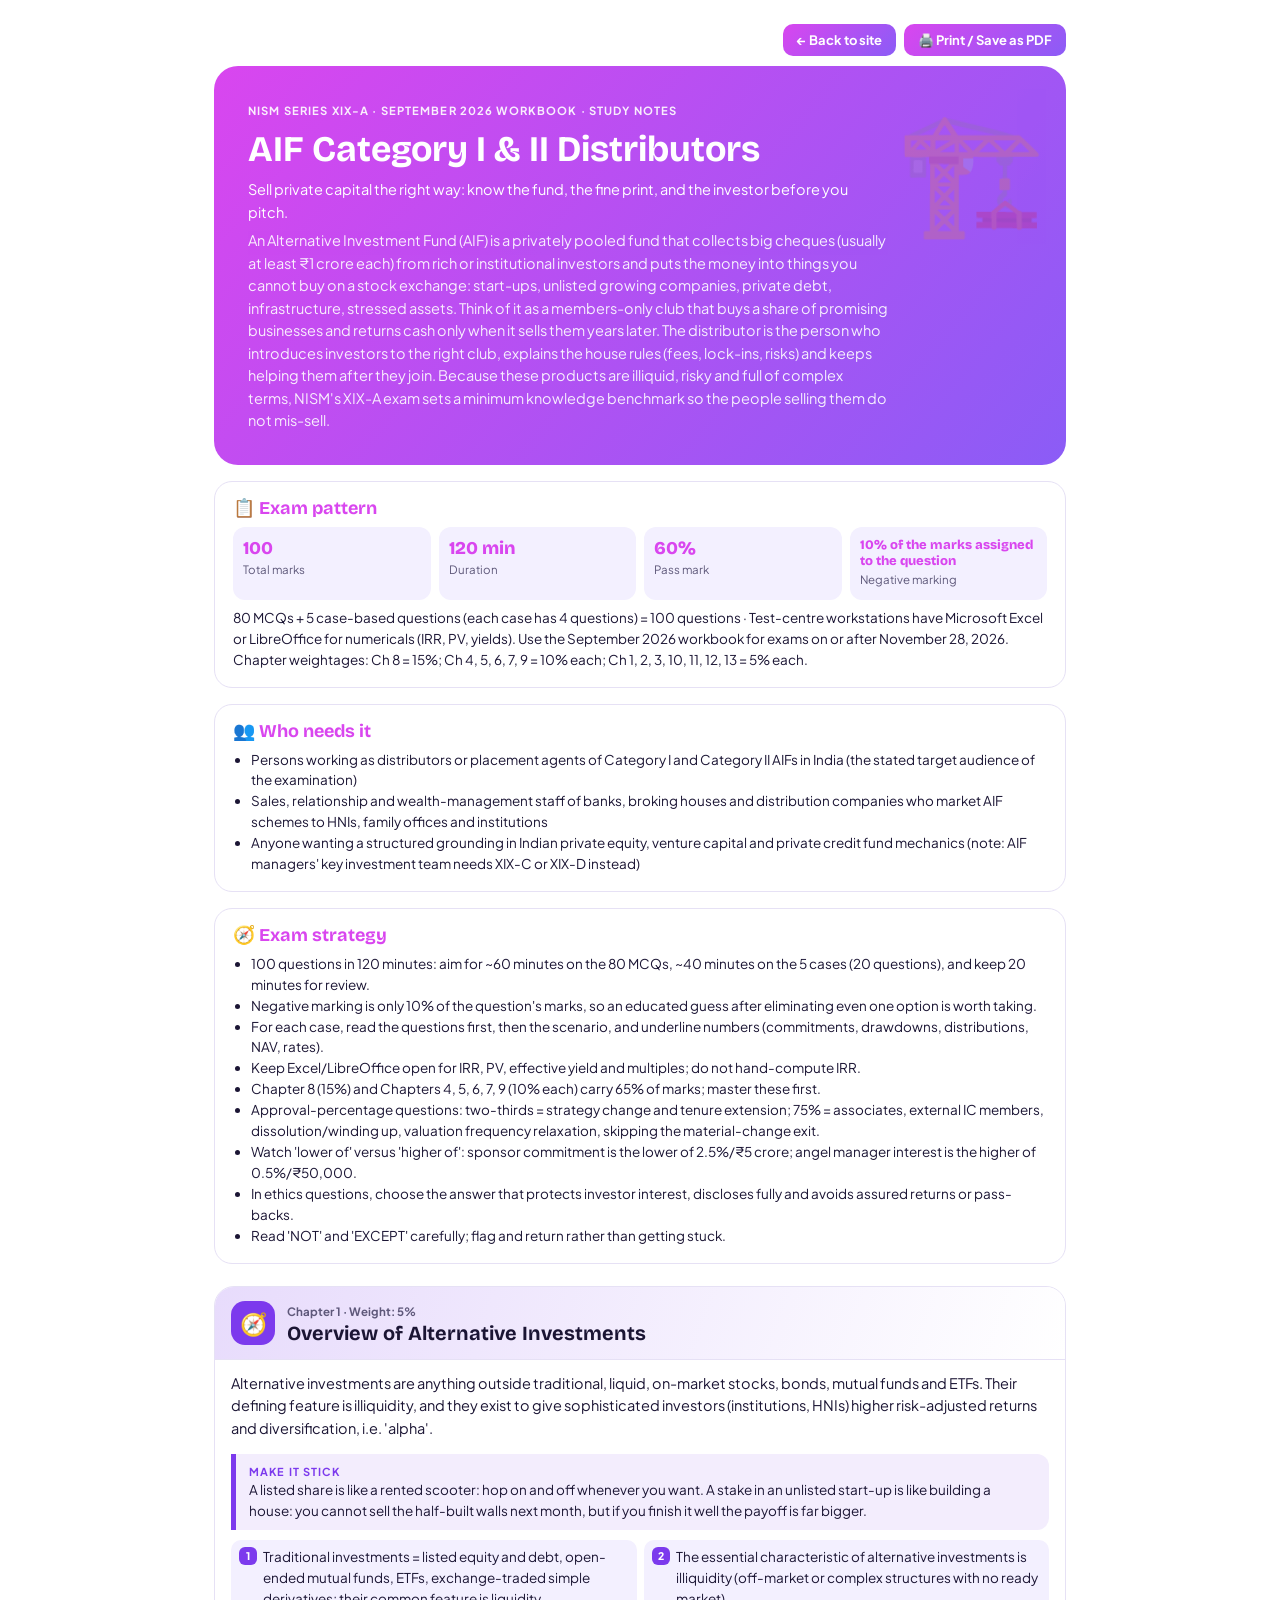
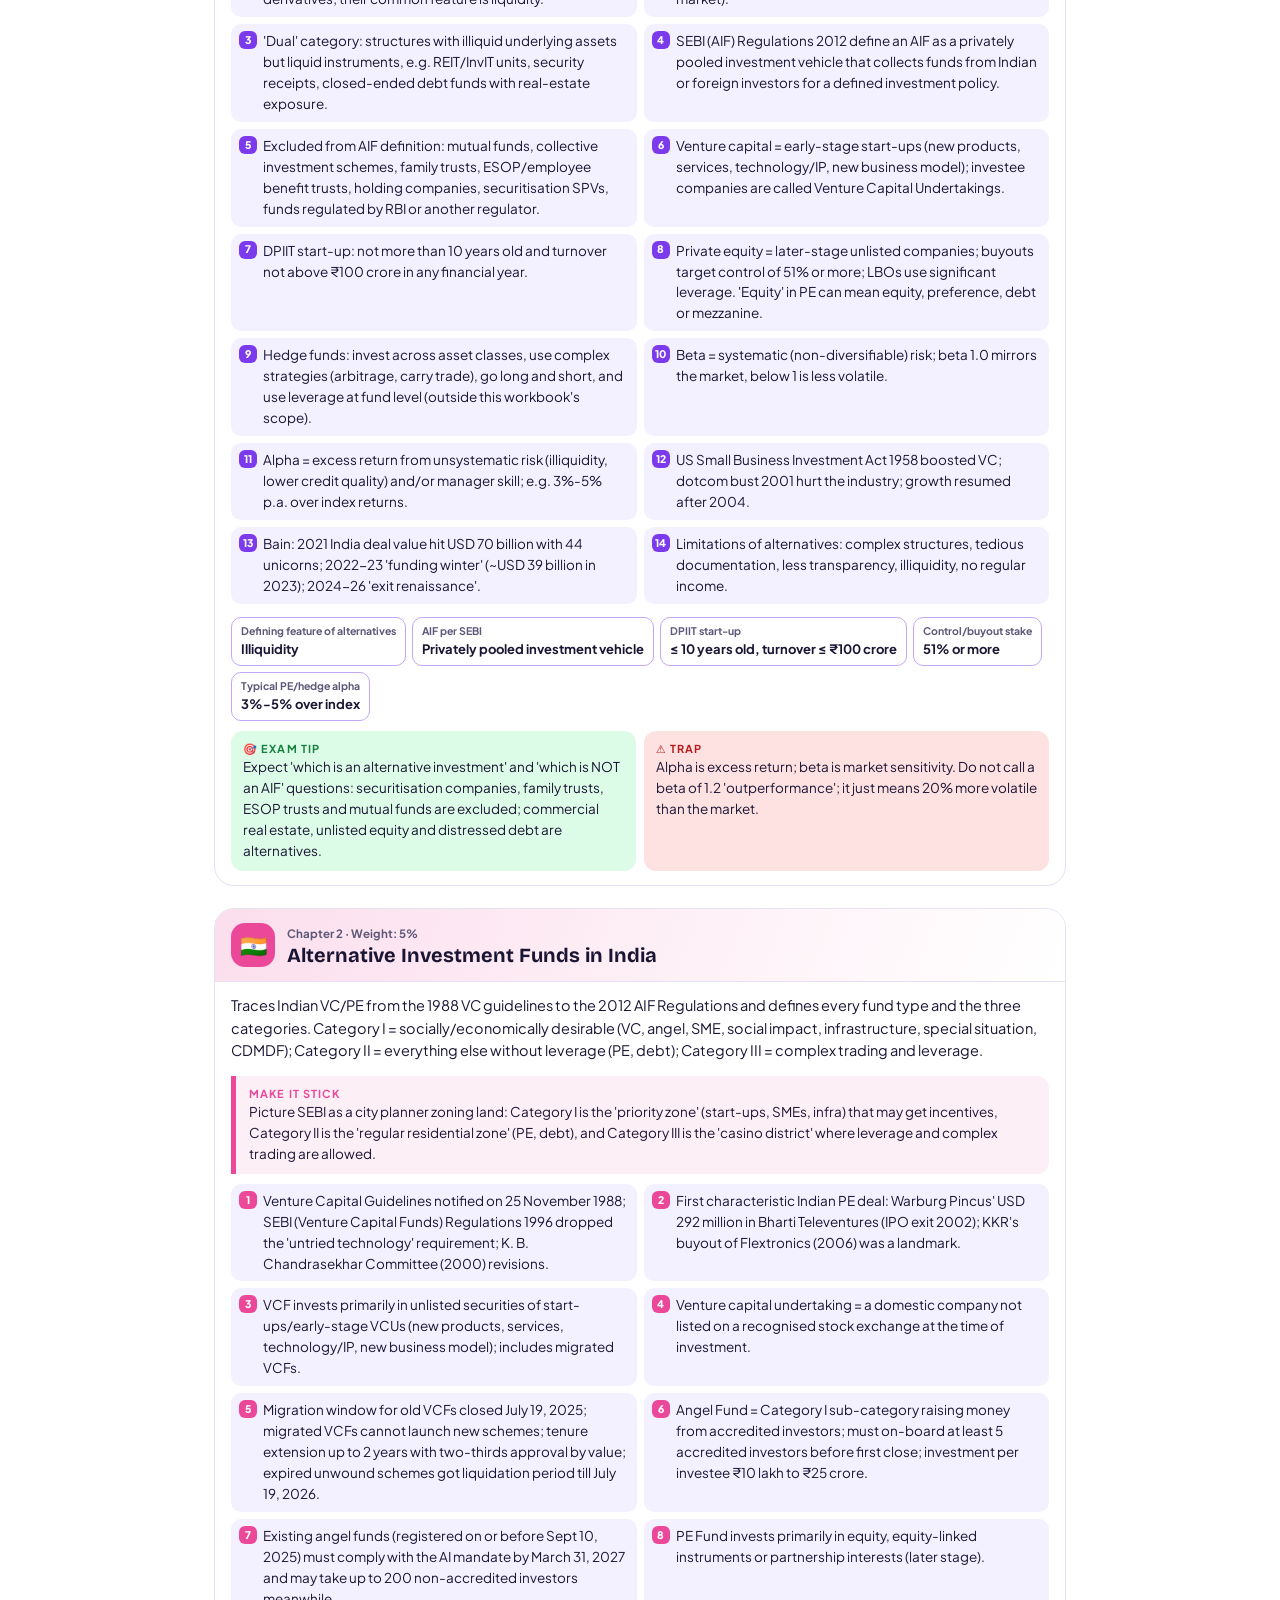
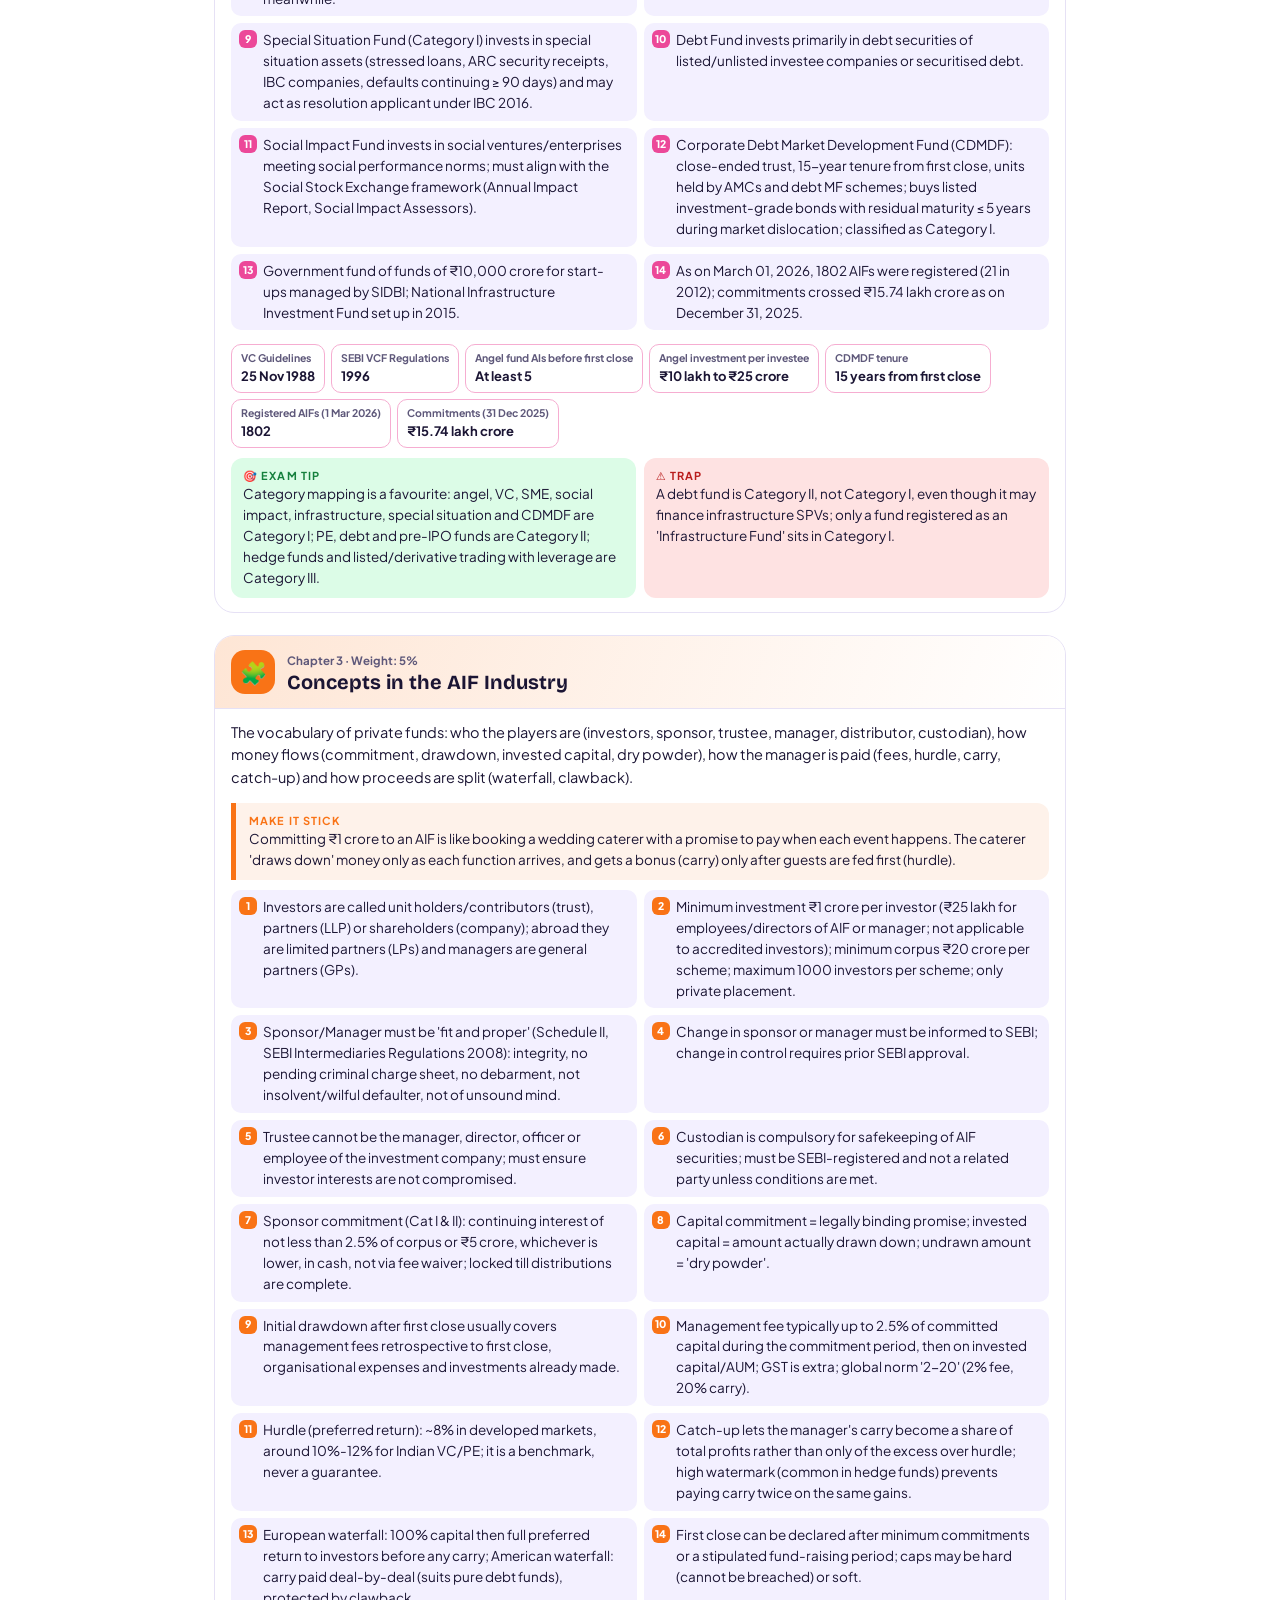
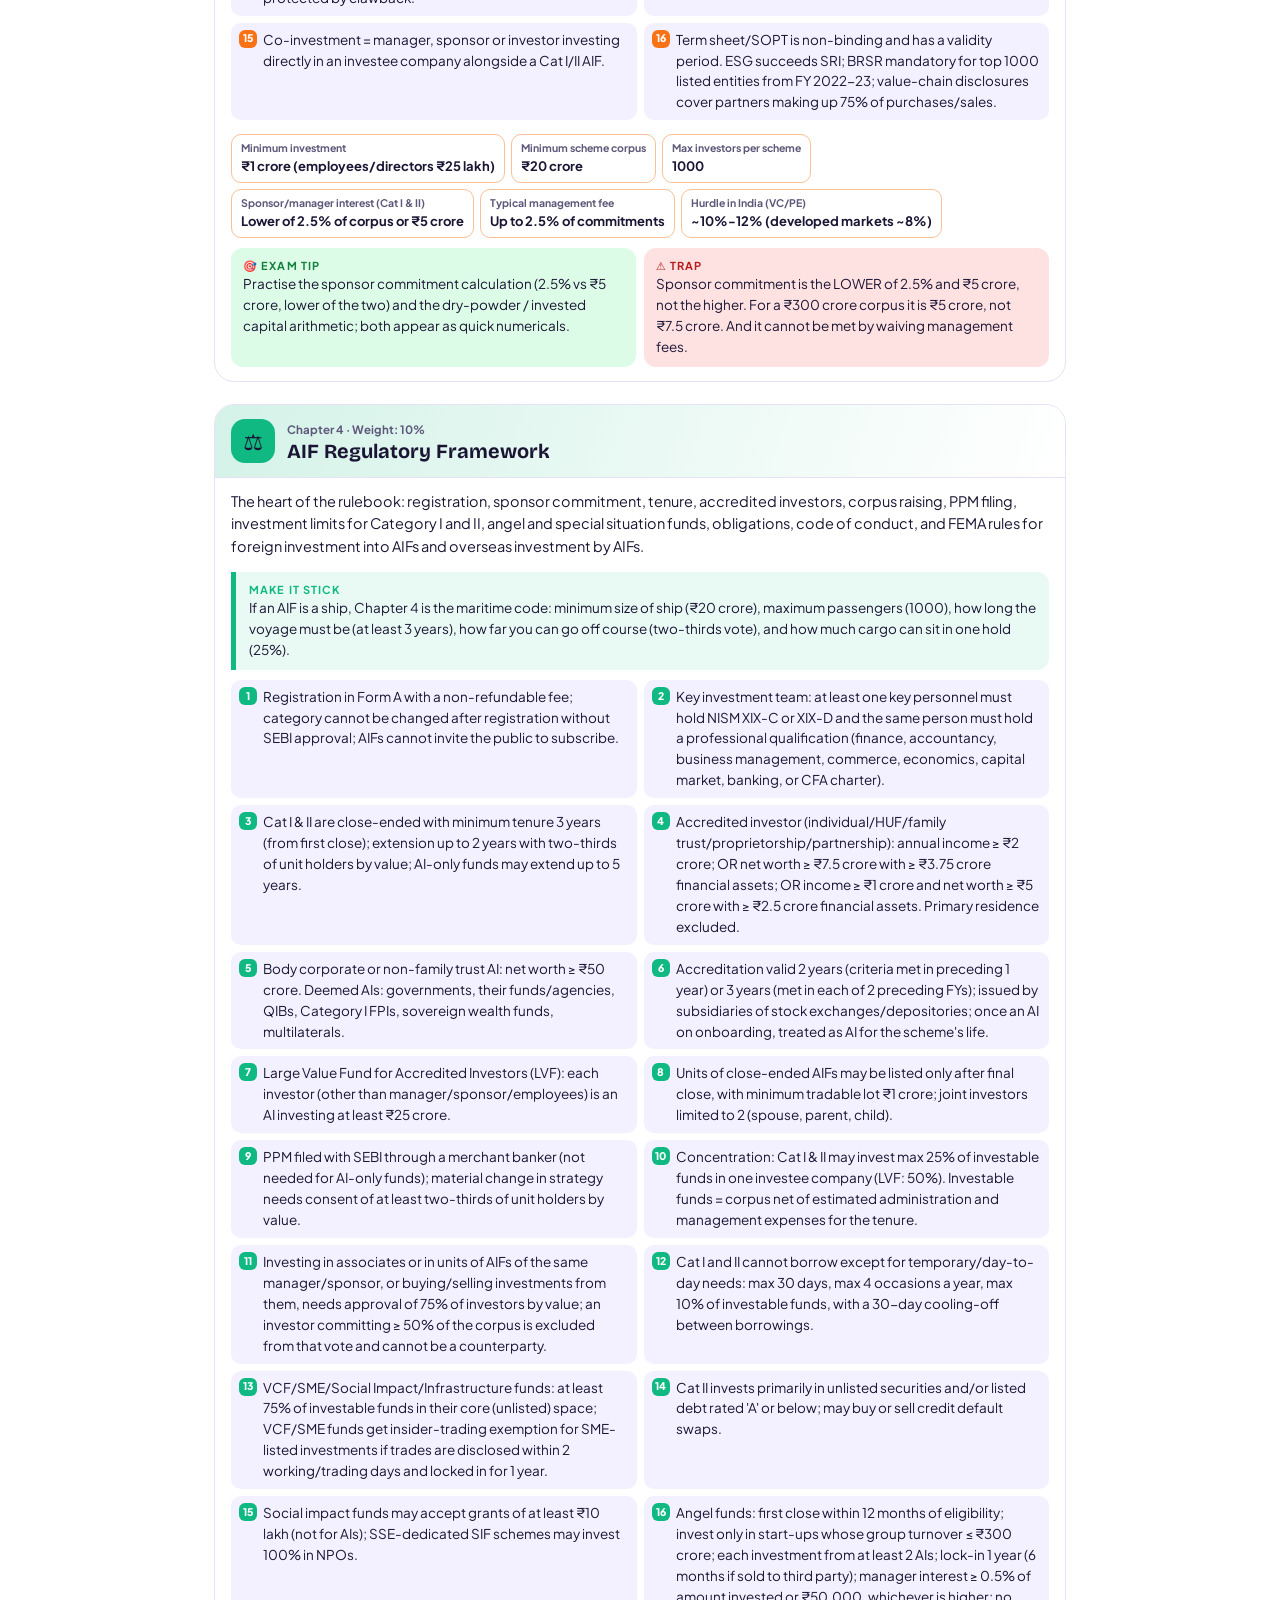
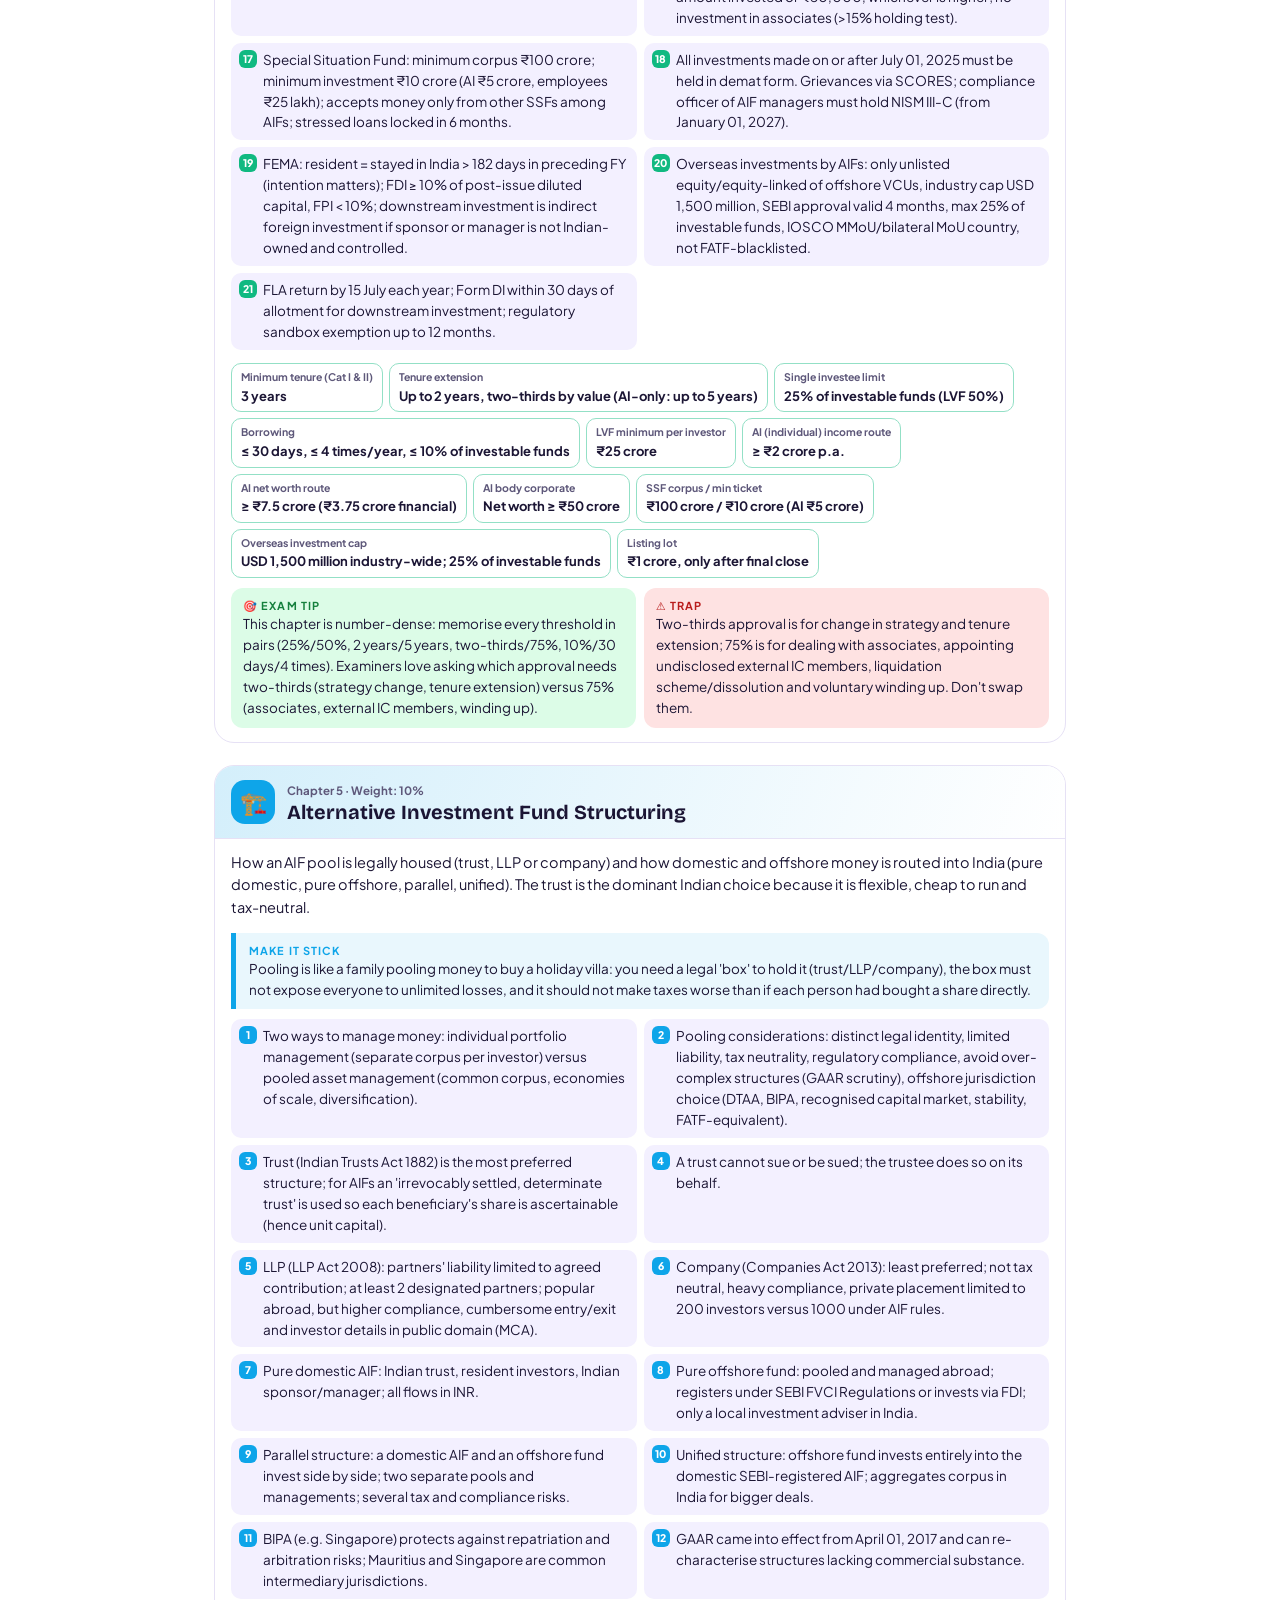
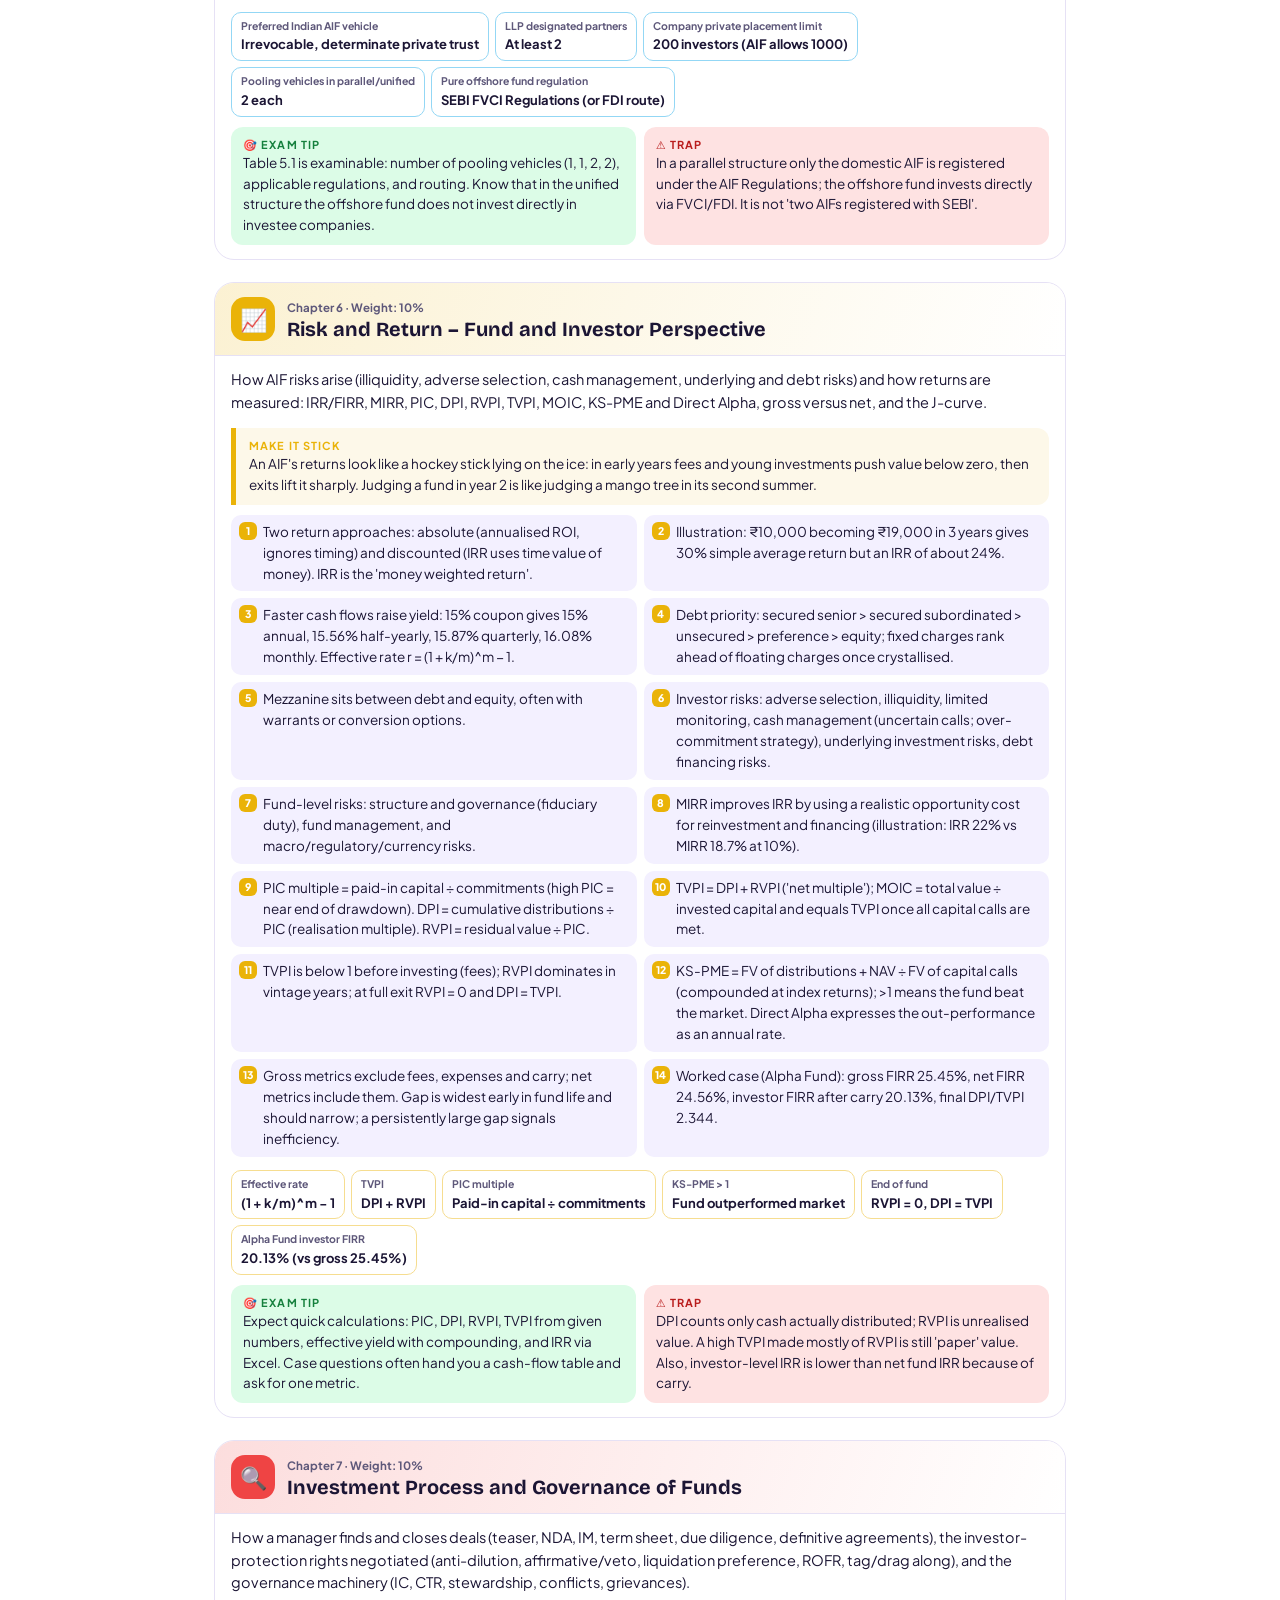
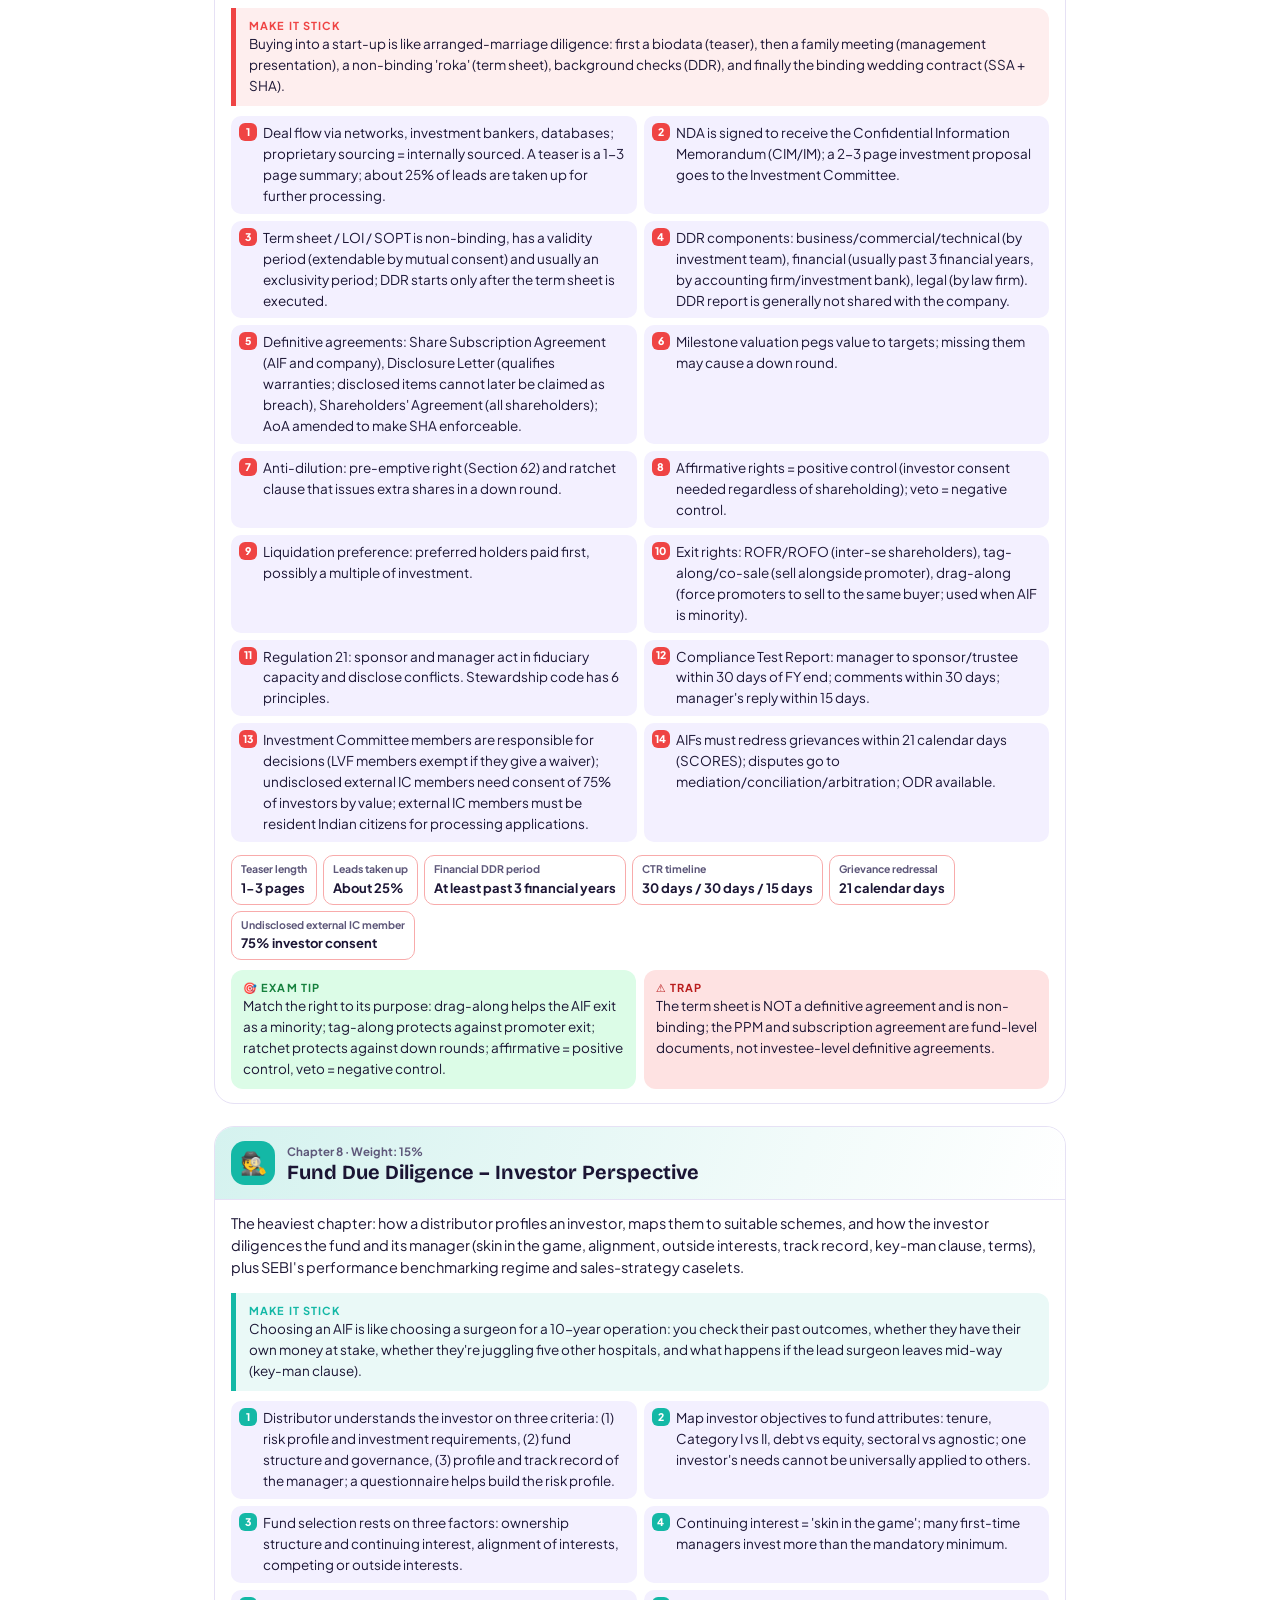
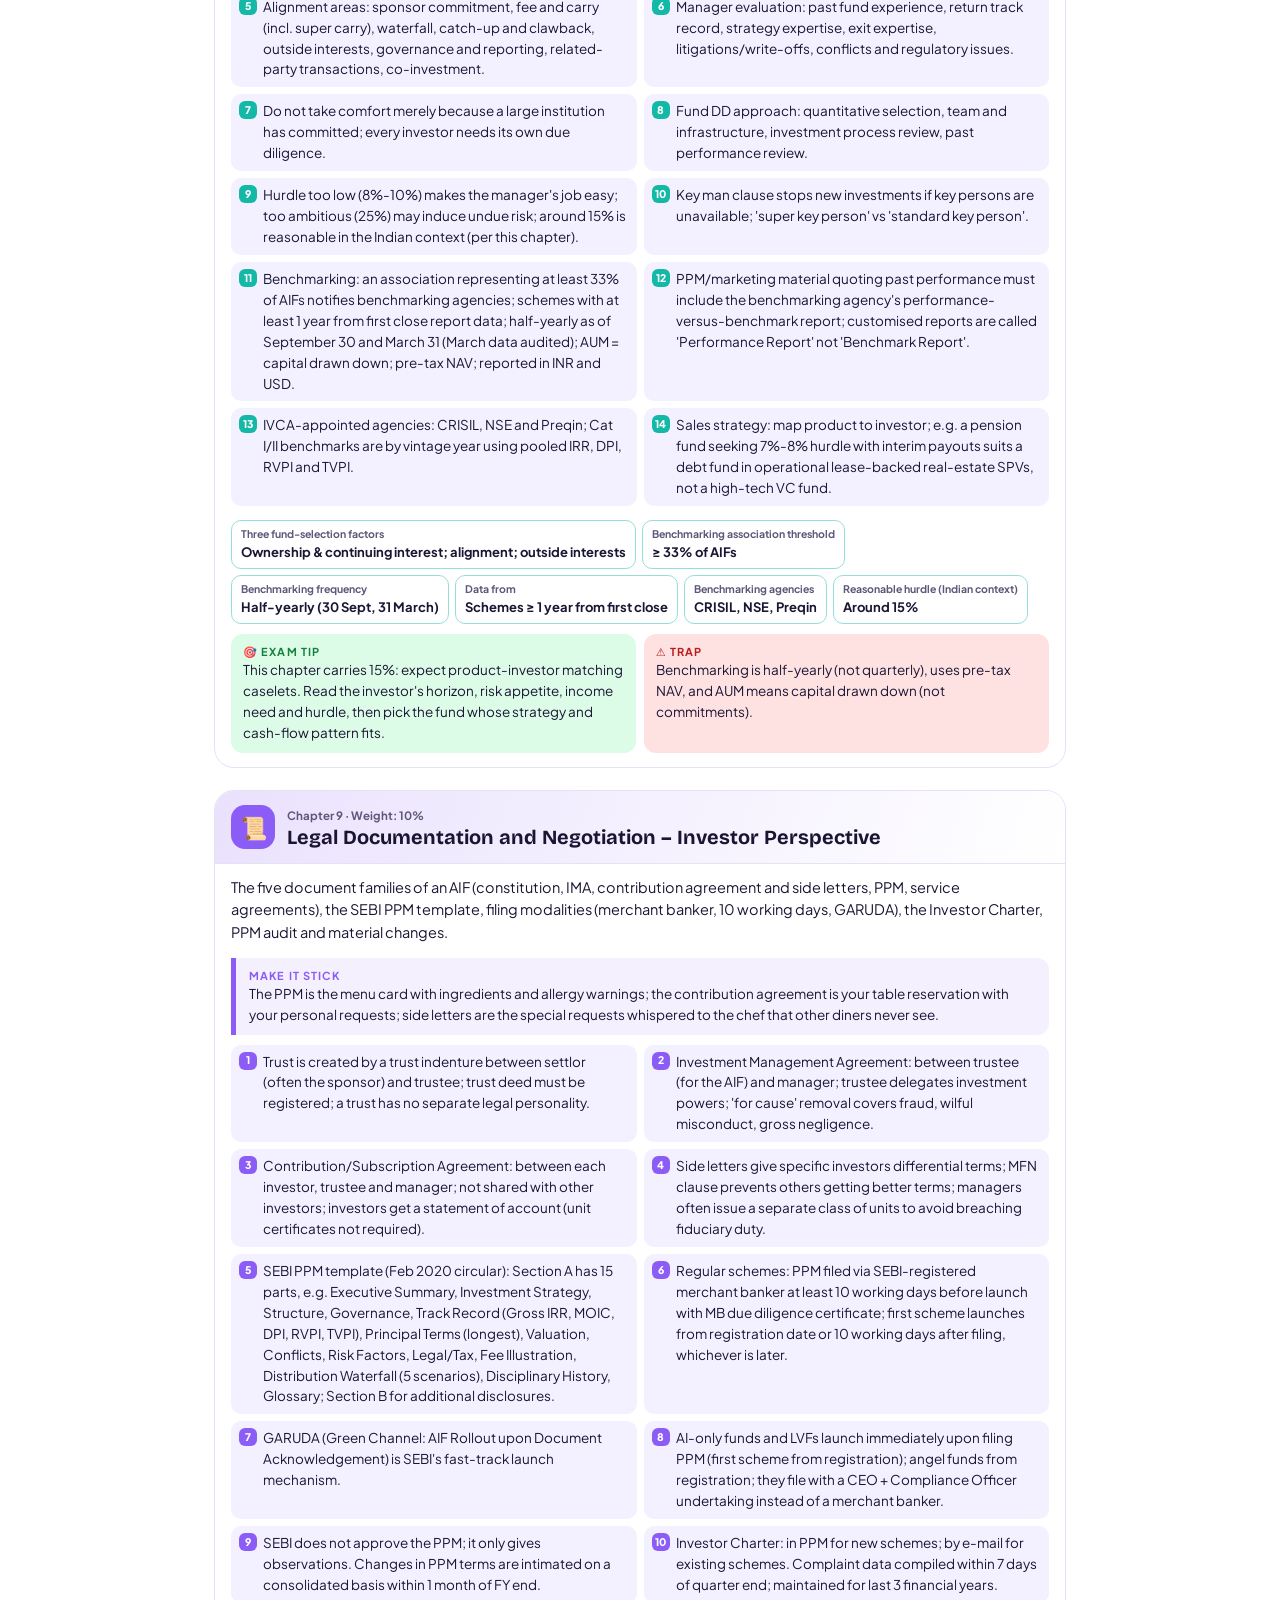
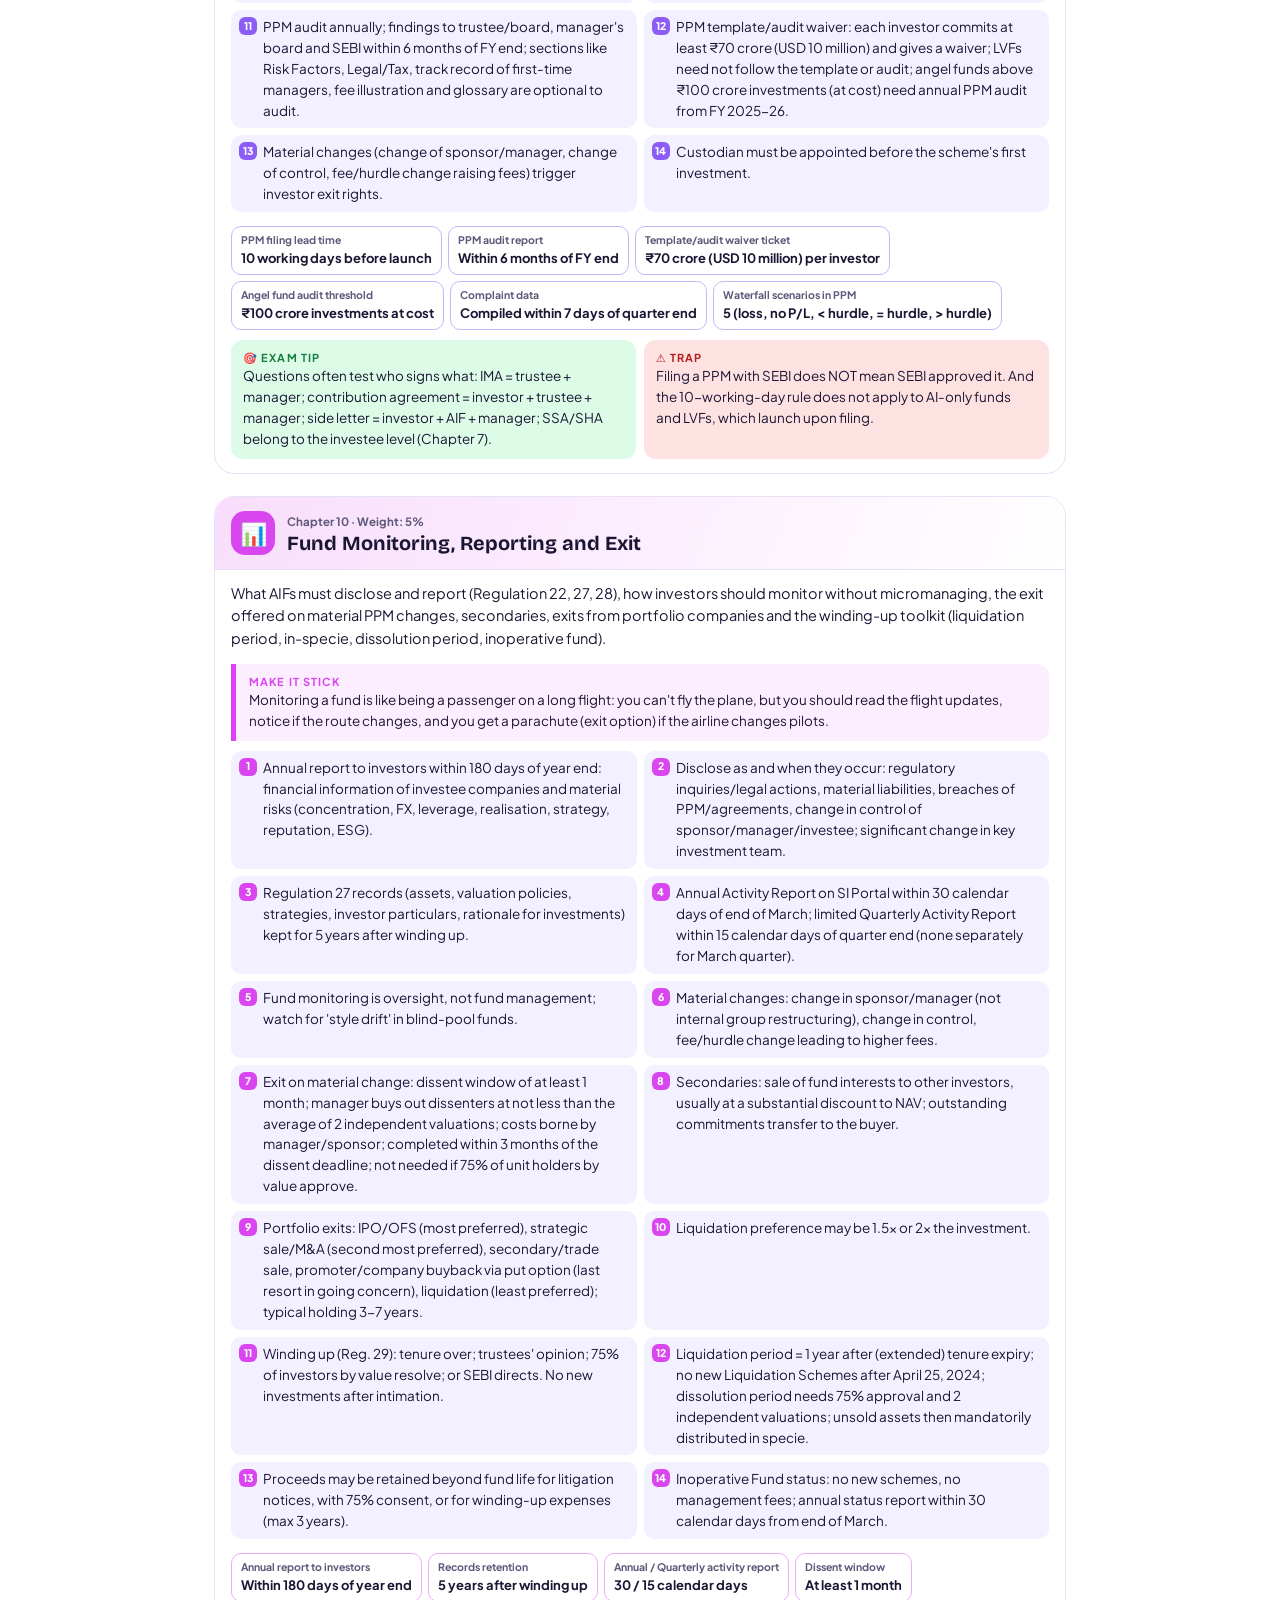
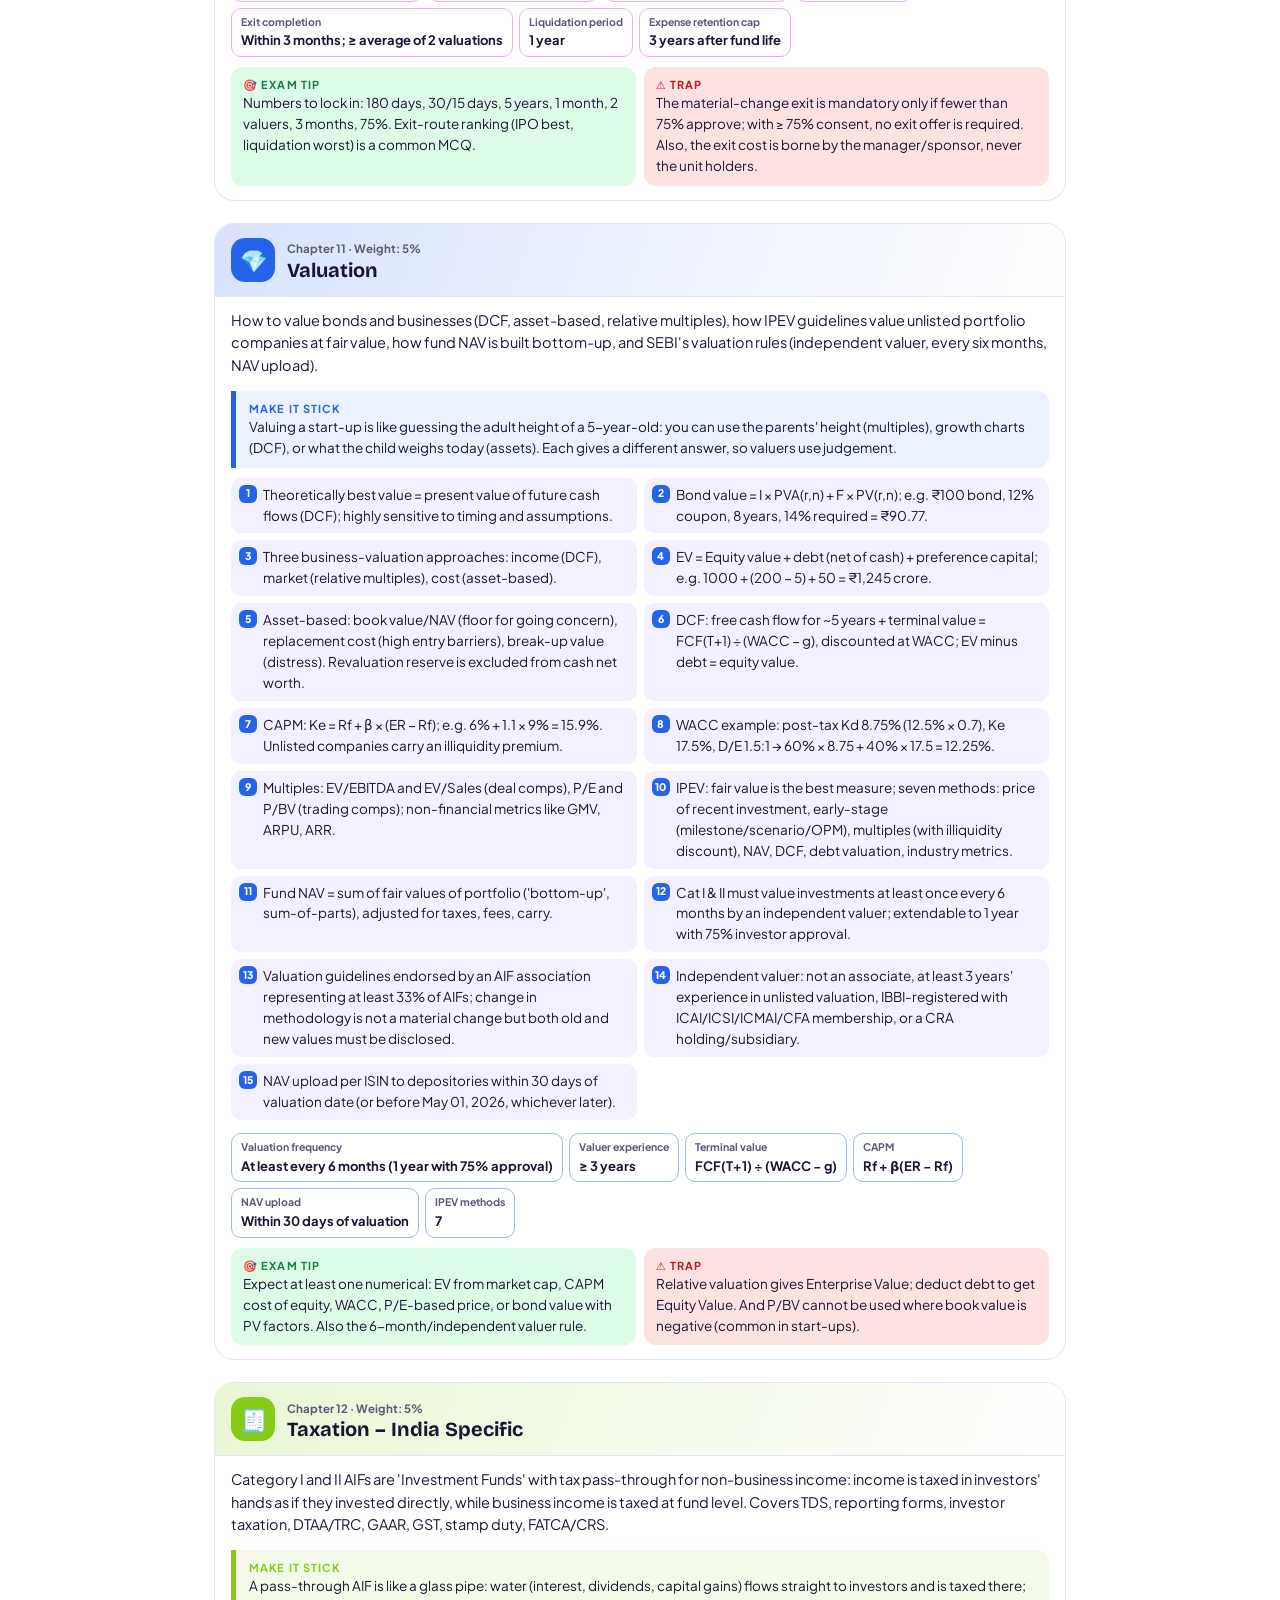
<file: notes/xixa.html>
<!doctype html><html lang="en"><head><meta charset="utf-8"><meta name="viewport" content="width=device-width,initial-scale=1">
<title>Series XIX-A Study Notes</title>
<link href="https://fonts.googleapis.com/css2?family=Bricolage+Grotesque:opsz,wght@12..96,700;12..96,800&family=Plus+Jakarta+Sans:wght@400;600;700&family=JetBrains+Mono:wght@500&display=swap" rel="stylesheet">
<style>
:root{--c1:#d946ef;--c2:#8b5cf6;--ink:#1b1534;--muted:#5e587a;--soft:#f3f0ff;--line:#e6e1f5}
*{box-sizing:border-box;-webkit-print-color-adjust:exact;print-color-adjust:exact}
body{margin:0;background:#fff;color:var(--ink);font:13.5px/1.55 "Plus Jakarta Sans",system-ui,sans-serif}
.wrap{max-width:900px;margin:0 auto;padding:24px}
h1,h2,h3{font-family:"Bricolage Grotesque",sans-serif;margin:0;line-height:1.15}
.cover{border-radius:24px;padding:34px;color:#fff;background:linear-gradient(130deg,var(--c1),var(--c2));position:relative;overflow:hidden}
.cover::after{content:"🏗️";position:absolute;right:20px;top:6px;font-size:120px;opacity:.2}
.cover small{letter-spacing:.1em;text-transform:uppercase;font-weight:700;opacity:.9}
.cover h1{font-size:36px;margin:8px 0}
.cover p{max-width:640px;margin:6px 0 0;font-size:14.5px}
.box{border:1px solid var(--line);border-radius:18px;padding:16px 18px;margin-top:16px;break-inside:avoid}
.box h3{font-size:18px;margin-bottom:8px;color:var(--c1)}
.kv{display:grid;grid-template-columns:repeat(4,1fr);gap:8px}
.kv div{background:var(--soft);border-radius:12px;padding:10px}
.kv b{display:block;font:800 18px "Bricolage Grotesque";color:var(--c1)} .kv span{font-size:11.5px;color:var(--muted)}
ul{margin:6px 0 0;padding-left:18px}
.chap{margin-top:22px;border:1px solid var(--line);border-radius:20px;padding:0 0 14px;overflow:hidden;break-inside:auto}
.chap header{display:flex;gap:12px;align-items:center;padding:14px 16px;background:linear-gradient(110deg,color-mix(in srgb,var(--hc) 18%,#fff),#fff);border-bottom:1px solid var(--line);break-after:avoid}
.chap .num{width:44px;height:44px;border-radius:14px;display:grid;place-items:center;font-size:22px;background:var(--hc);flex:none}
.chap small{color:var(--muted);font-weight:700;font-size:11.5px}
.chap h2{font-size:20px}
.chap > *:not(header){margin-left:16px;margin-right:16px}
.sum{font-size:14.5px;margin-top:12px}
.story{border-left:5px solid var(--hc);background:color-mix(in srgb,var(--hc) 9%,#fff);padding:9px 13px;border-radius:0 12px 12px 0;break-inside:avoid}
.story b,.co b{display:block;font-size:11px;letter-spacing:.1em;text-transform:uppercase;color:var(--hc)}
.kp{margin-top:10px;padding-left:0;list-style:none;counter-reset:k;display:grid;grid-template-columns:1fr 1fr;gap:7px}
.kp li{counter-increment:k;position:relative;background:var(--soft);border-radius:10px;padding:7px 10px 7px 32px;break-inside:avoid}
.kp li::before{content:counter(k);position:absolute;left:8px;top:7px;width:18px;height:18px;border-radius:6px;background:var(--hc);color:#fff;font-size:10.5px;font-weight:800;display:grid;place-items:center}
.mr{display:flex;flex-wrap:wrap;gap:6px;margin-top:6px}
.mr div{border:1.5px solid color-mix(in srgb,var(--hc) 45%,#fff);border-radius:10px;padding:5px 9px;break-inside:avoid}
.mr small{display:block;font-size:10.5px;color:var(--muted)} .mr b{font-size:13px}
.co{display:grid;grid-template-columns:1fr 1fr;gap:8px;margin-top:10px}
.co div{border-radius:12px;padding:9px 12px;break-inside:avoid}
.co .tip{background:#dcfce7} .co .tip b{color:#15803d} .co .trap{background:#fee2e2} .co .trap b{color:#b91c1c}
.grid{display:grid;grid-template-columns:1fr 1fr;gap:8px}
.f{border:1px solid var(--line);border-top:4px solid var(--c1);border-radius:12px;padding:10px 12px;break-inside:avoid}
.f code{display:block;font-family:"JetBrains Mono",monospace;background:var(--soft);padding:6px 8px;border-radius:8px;margin:5px 0;white-space:pre-wrap;font-size:12px}
.nums{display:grid;grid-template-columns:repeat(3,1fr);gap:7px}
.nums div{border:1px solid var(--line);border-radius:10px;padding:7px 10px;break-inside:avoid}
.nums b{display:block;color:var(--c2);font:800 15px "Bricolage Grotesque"} .nums span{font-size:11.5px;color:var(--muted)}
table{width:100%;border-collapse:collapse} td{border-bottom:1px solid var(--line);padding:5px 6px;vertical-align:top} td:first-child{font-weight:700;width:28%}
.qr{columns:2;column-gap:14px;padding-left:18px} .qr li{margin-bottom:5px;break-inside:avoid}
.pb{break-before:page}
.bar{display:flex;gap:8px;justify-content:flex-end;margin-bottom:10px}
.bar button,.bar a{font:700 13px "Plus Jakarta Sans";padding:8px 14px;border-radius:10px;border:0;background:linear-gradient(135deg,var(--c1),var(--c2));color:#fff;text-decoration:none;cursor:pointer}
@media (max-width:640px){.qr{columns:1}.kp,.grid,.co{grid-template-columns:1fr}.nums,.kv{grid-template-columns:1fr 1fr}.wrap{padding:16px}}
@media print{.bar{display:none}.wrap{padding:0}@page{margin:12mm}}
</style></head><body><div class="wrap">
<div class="bar"><a href="../index.html#/exam/xixa">← Back to site</a><button onclick="print()">🖨️ Print / Save as PDF</button></div>
<div class="cover"><small>NISM Series XIX-A · September 2026 workbook · Study notes</small><h1>AIF Category I &amp; II Distributors</h1><p>Sell private capital the right way: know the fund, the fine print, and the investor before you pitch.</p><p style="opacity:.9">An Alternative Investment Fund (AIF) is a privately pooled fund that collects big cheques (usually at least ₹1 crore each) from rich or institutional investors and puts the money into things you cannot buy on a stock exchange: start-ups, unlisted growing companies, private debt, infrastructure, stressed assets. Think of it as a members-only club that buys a share of promising businesses and returns cash only when it sells them years later. The distributor is the person who introduces investors to the right club, explains the house rules (fees, lock-ins, risks) and keeps helping them after they join. Because these products are illiquid, risky and full of complex terms, NISM&#39;s XIX-A exam sets a minimum knowledge benchmark so the people selling them do not mis-sell.</p></div>
<div class="box"><h3>📋 Exam pattern</h3><div class="kv"><div><b>100</b><span>Total marks</span></div><div><b>120 min</b><span>Duration</span></div><div><b>60%</b><span>Pass mark</span></div><div><b style="font-size:13px">10% of the marks assigned to the question</b><span>Negative marking</span></div></div>
<p style="margin:8px 0 0">80 MCQs + 5 case-based questions (each case has 4 questions) = 100 questions · Test-centre workstations have Microsoft Excel or LibreOffice for numericals (IRR, PV, yields). Use the September 2026 workbook for exams on or after November 28, 2026. Chapter weightages: Ch 8 = 15%; Ch 4, 5, 6, 7, 9 = 10% each; Ch 1, 2, 3, 10, 11, 12, 13 = 5% each.</p></div>
<div class="box"><h3>👥 Who needs it</h3><ul><li>Persons working as distributors or placement agents of Category I and Category II AIFs in India (the stated target audience of the examination)</li><li>Sales, relationship and wealth-management staff of banks, broking houses and distribution companies who market AIF schemes to HNIs, family offices and institutions</li><li>Anyone wanting a structured grounding in Indian private equity, venture capital and private credit fund mechanics (note: AIF managers&#39; key investment team needs XIX-C or XIX-D instead)</li></ul></div>
<div class="box"><h3>🧭 Exam strategy</h3><ul><li>100 questions in 120 minutes: aim for ~60 minutes on the 80 MCQs, ~40 minutes on the 5 cases (20 questions), and keep 20 minutes for review.</li><li>Negative marking is only 10% of the question&#39;s marks, so an educated guess after eliminating even one option is worth taking.</li><li>For each case, read the questions first, then the scenario, and underline numbers (commitments, drawdowns, distributions, NAV, rates).</li><li>Keep Excel/LibreOffice open for IRR, PV, effective yield and multiples; do not hand-compute IRR.</li><li>Chapter 8 (15%) and Chapters 4, 5, 6, 7, 9 (10% each) carry 65% of marks; master these first.</li><li>Approval-percentage questions: two-thirds = strategy change and tenure extension; 75% = associates, external IC members, dissolution/winding up, valuation frequency relaxation, skipping the material-change exit.</li><li>Watch &#39;lower of&#39; versus &#39;higher of&#39;: sponsor commitment is the lower of 2.5%/₹5 crore; angel manager interest is the higher of 0.5%/₹50,000.</li><li>In ethics questions, choose the answer that protects investor interest, discloses fully and avoids assured returns or pass-backs.</li><li>Read &#39;NOT&#39; and &#39;EXCEPT&#39; carefully; flag and return rather than getting stuck.</li></ul></div>
<section class="chap" style="--hc:#7c3aed">
      <header><div class="num">🧭</div><div><small>Chapter 1 · Weight: 5%</small><h2>Overview of Alternative Investments</h2></div></header>
      <p class="sum">Alternative investments are anything outside traditional, liquid, on-market stocks, bonds, mutual funds and ETFs. Their defining feature is illiquidity, and they exist to give sophisticated investors (institutions, HNIs) higher risk-adjusted returns and diversification, i.e. &#39;alpha&#39;.</p>
      <div class="story"><b>Make it stick</b>A listed share is like a rented scooter: hop on and off whenever you want. A stake in an unlisted start-up is like building a house: you cannot sell the half-built walls next month, but if you finish it well the payoff is far bigger.</div>
      <ol class="kp"><li>Traditional investments = listed equity and debt, open-ended mutual funds, ETFs, exchange-traded simple derivatives; their common feature is liquidity.</li><li>The essential characteristic of alternative investments is illiquidity (off-market or complex structures with no ready market).</li><li>&#39;Dual&#39; category: structures with illiquid underlying assets but liquid instruments, e.g. REIT/InvIT units, security receipts, closed-ended debt funds with real-estate exposure.</li><li>SEBI (AIF) Regulations 2012 define an AIF as a privately pooled investment vehicle that collects funds from Indian or foreign investors for a defined investment policy.</li><li>Excluded from AIF definition: mutual funds, collective investment schemes, family trusts, ESOP/employee benefit trusts, holding companies, securitisation SPVs, funds regulated by RBI or another regulator.</li><li>Venture capital = early-stage start-ups (new products, services, technology/IP, new business model); investee companies are called Venture Capital Undertakings.</li><li>DPIIT start-up: not more than 10 years old and turnover not above ₹100 crore in any financial year.</li><li>Private equity = later-stage unlisted companies; buyouts target control of 51% or more; LBOs use significant leverage. &#39;Equity&#39; in PE can mean equity, preference, debt or mezzanine.</li><li>Hedge funds: invest across asset classes, use complex strategies (arbitrage, carry trade), go long and short, and use leverage at fund level (outside this workbook&#39;s scope).</li><li>Beta = systematic (non-diversifiable) risk; beta 1.0 mirrors the market, below 1 is less volatile.</li><li>Alpha = excess return from unsystematic risk (illiquidity, lower credit quality) and/or manager skill; e.g. 3%-5% p.a. over index returns.</li><li>US Small Business Investment Act 1958 boosted VC; dotcom bust 2001 hurt the industry; growth resumed after 2004.</li><li>Bain: 2021 India deal value hit USD 70 billion with 44 unicorns; 2022-23 &#39;funding winter&#39; (~USD 39 billion in 2023); 2024-26 &#39;exit renaissance&#39;.</li><li>Limitations of alternatives: complex structures, tedious documentation, less transparency, illiquidity, no regular income.</li></ol>
      <div class="mr"><div><small>Defining feature of alternatives</small><b>Illiquidity</b></div><div><small>AIF per SEBI</small><b>Privately pooled investment vehicle</b></div><div><small>DPIIT start-up</small><b>≤ 10 years old, turnover ≤ ₹100 crore</b></div><div><small>Control/buyout stake</small><b>51% or more</b></div><div><small>Typical PE/hedge alpha</small><b>3%-5% over index</b></div></div>
      <div class="co"><div class="tip"><b>🎯 Exam tip</b>Expect &#39;which is an alternative investment&#39; and &#39;which is NOT an AIF&#39; questions: securitisation companies, family trusts, ESOP trusts and mutual funds are excluded; commercial real estate, unlisted equity and distressed debt are alternatives.</div><div class="trap"><b>⚠️ Trap</b>Alpha is excess return; beta is market sensitivity. Do not call a beta of 1.2 &#39;outperformance&#39;; it just means 20% more volatile than the market.</div></div>
    </section><section class="chap" style="--hc:#ec4899">
      <header><div class="num">🇮🇳</div><div><small>Chapter 2 · Weight: 5%</small><h2>Alternative Investment Funds in India</h2></div></header>
      <p class="sum">Traces Indian VC/PE from the 1988 VC guidelines to the 2012 AIF Regulations and defines every fund type and the three categories. Category I = socially/economically desirable (VC, angel, SME, social impact, infrastructure, special situation, CDMDF); Category II = everything else without leverage (PE, debt); Category III = complex trading and leverage.</p>
      <div class="story"><b>Make it stick</b>Picture SEBI as a city planner zoning land: Category I is the &#39;priority zone&#39; (start-ups, SMEs, infra) that may get incentives, Category II is the &#39;regular residential zone&#39; (PE, debt), and Category III is the &#39;casino district&#39; where leverage and complex trading are allowed.</div>
      <ol class="kp"><li>Venture Capital Guidelines notified on 25 November 1988; SEBI (Venture Capital Funds) Regulations 1996 dropped the &#39;untried technology&#39; requirement; K. B. Chandrasekhar Committee (2000) revisions.</li><li>First characteristic Indian PE deal: Warburg Pincus&#39; USD 292 million in Bharti Televentures (IPO exit 2002); KKR&#39;s buyout of Flextronics (2006) was a landmark.</li><li>VCF invests primarily in unlisted securities of start-ups/early-stage VCUs (new products, services, technology/IP, new business model); includes migrated VCFs.</li><li>Venture capital undertaking = a domestic company not listed on a recognised stock exchange at the time of investment.</li><li>Migration window for old VCFs closed July 19, 2025; migrated VCFs cannot launch new schemes; tenure extension up to 2 years with two-thirds approval by value; expired unwound schemes got liquidation period till July 19, 2026.</li><li>Angel Fund = Category I sub-category raising money from accredited investors; must on-board at least 5 accredited investors before first close; investment per investee ₹10 lakh to ₹25 crore.</li><li>Existing angel funds (registered on or before Sept 10, 2025) must comply with the AI mandate by March 31, 2027 and may take up to 200 non-accredited investors meanwhile.</li><li>PE Fund invests primarily in equity, equity-linked instruments or partnership interests (later stage).</li><li>Special Situation Fund (Category I) invests in special situation assets (stressed loans, ARC security receipts, IBC companies, defaults continuing ≥ 90 days) and may act as resolution applicant under IBC 2016.</li><li>Debt Fund invests primarily in debt securities of listed/unlisted investee companies or securitised debt.</li><li>Social Impact Fund invests in social ventures/enterprises meeting social performance norms; must align with the Social Stock Exchange framework (Annual Impact Report, Social Impact Assessors).</li><li>Corporate Debt Market Development Fund (CDMDF): close-ended trust, 15-year tenure from first close, units held by AMCs and debt MF schemes; buys listed investment-grade bonds with residual maturity ≤ 5 years during market dislocation; classified as Category I.</li><li>Government fund of funds of ₹10,000 crore for start-ups managed by SIDBI; National Infrastructure Investment Fund set up in 2015.</li><li>As on March 01, 2026, 1802 AIFs were registered (21 in 2012); commitments crossed ₹15.74 lakh crore as on December 31, 2025.</li></ol>
      <div class="mr"><div><small>VC Guidelines</small><b>25 Nov 1988</b></div><div><small>SEBI VCF Regulations</small><b>1996</b></div><div><small>Angel fund AIs before first close</small><b>At least 5</b></div><div><small>Angel investment per investee</small><b>₹10 lakh to ₹25 crore</b></div><div><small>CDMDF tenure</small><b>15 years from first close</b></div><div><small>Registered AIFs (1 Mar 2026)</small><b>1802</b></div><div><small>Commitments (31 Dec 2025)</small><b>₹15.74 lakh crore</b></div></div>
      <div class="co"><div class="tip"><b>🎯 Exam tip</b>Category mapping is a favourite: angel, VC, SME, social impact, infrastructure, special situation and CDMDF are Category I; PE, debt and pre-IPO funds are Category II; hedge funds and listed/derivative trading with leverage are Category III.</div><div class="trap"><b>⚠️ Trap</b>A debt fund is Category II, not Category I, even though it may finance infrastructure SPVs; only a fund registered as an &#39;Infrastructure Fund&#39; sits in Category I.</div></div>
    </section><section class="chap" style="--hc:#f97316">
      <header><div class="num">🧩</div><div><small>Chapter 3 · Weight: 5%</small><h2>Concepts in the AIF Industry</h2></div></header>
      <p class="sum">The vocabulary of private funds: who the players are (investors, sponsor, trustee, manager, distributor, custodian), how money flows (commitment, drawdown, invested capital, dry powder), how the manager is paid (fees, hurdle, carry, catch-up) and how proceeds are split (waterfall, clawback).</p>
      <div class="story"><b>Make it stick</b>Committing ₹1 crore to an AIF is like booking a wedding caterer with a promise to pay when each event happens. The caterer &#39;draws down&#39; money only as each function arrives, and gets a bonus (carry) only after guests are fed first (hurdle).</div>
      <ol class="kp"><li>Investors are called unit holders/contributors (trust), partners (LLP) or shareholders (company); abroad they are limited partners (LPs) and managers are general partners (GPs).</li><li>Minimum investment ₹1 crore per investor (₹25 lakh for employees/directors of AIF or manager; not applicable to accredited investors); minimum corpus ₹20 crore per scheme; maximum 1000 investors per scheme; only private placement.</li><li>Sponsor/Manager must be &#39;fit and proper&#39; (Schedule II, SEBI Intermediaries Regulations 2008): integrity, no pending criminal charge sheet, no debarment, not insolvent/wilful defaulter, not of unsound mind.</li><li>Change in sponsor or manager must be informed to SEBI; change in control requires prior SEBI approval.</li><li>Trustee cannot be the manager, director, officer or employee of the investment company; must ensure investor interests are not compromised.</li><li>Custodian is compulsory for safekeeping of AIF securities; must be SEBI-registered and not a related party unless conditions are met.</li><li>Sponsor commitment (Cat I &amp; II): continuing interest of not less than 2.5% of corpus or ₹5 crore, whichever is lower, in cash, not via fee waiver; locked till distributions are complete.</li><li>Capital commitment = legally binding promise; invested capital = amount actually drawn down; undrawn amount = &#39;dry powder&#39;.</li><li>Initial drawdown after first close usually covers management fees retrospective to first close, organisational expenses and investments already made.</li><li>Management fee typically up to 2.5% of committed capital during the commitment period, then on invested capital/AUM; GST is extra; global norm &#39;2-20&#39; (2% fee, 20% carry).</li><li>Hurdle (preferred return): ~8% in developed markets, around 10%-12% for Indian VC/PE; it is a benchmark, never a guarantee.</li><li>Catch-up lets the manager&#39;s carry become a share of total profits rather than only of the excess over hurdle; high watermark (common in hedge funds) prevents paying carry twice on the same gains.</li><li>European waterfall: 100% capital then full preferred return to investors before any carry; American waterfall: carry paid deal-by-deal (suits pure debt funds), protected by clawback.</li><li>First close can be declared after minimum commitments or a stipulated fund-raising period; caps may be hard (cannot be breached) or soft.</li><li>Co-investment = manager, sponsor or investor investing directly in an investee company alongside a Cat I/II AIF.</li><li>Term sheet/SOPT is non-binding and has a validity period. ESG succeeds SRI; BRSR mandatory for top 1000 listed entities from FY 2022-23; value-chain disclosures cover partners making up 75% of purchases/sales.</li></ol>
      <div class="mr"><div><small>Minimum investment</small><b>₹1 crore (employees/directors ₹25 lakh)</b></div><div><small>Minimum scheme corpus</small><b>₹20 crore</b></div><div><small>Max investors per scheme</small><b>1000</b></div><div><small>Sponsor/manager interest (Cat I &amp; II)</small><b>Lower of 2.5% of corpus or ₹5 crore</b></div><div><small>Typical management fee</small><b>Up to 2.5% of commitments</b></div><div><small>Hurdle in India (VC/PE)</small><b>~10%-12% (developed markets ~8%)</b></div></div>
      <div class="co"><div class="tip"><b>🎯 Exam tip</b>Practise the sponsor commitment calculation (2.5% vs ₹5 crore, lower of the two) and the dry-powder / invested capital arithmetic; both appear as quick numericals.</div><div class="trap"><b>⚠️ Trap</b>Sponsor commitment is the LOWER of 2.5% and ₹5 crore, not the higher. For a ₹300 crore corpus it is ₹5 crore, not ₹7.5 crore. And it cannot be met by waiving management fees.</div></div>
    </section><section class="chap" style="--hc:#10b981">
      <header><div class="num">⚖️</div><div><small>Chapter 4 · Weight: 10%</small><h2>AIF Regulatory Framework</h2></div></header>
      <p class="sum">The heart of the rulebook: registration, sponsor commitment, tenure, accredited investors, corpus raising, PPM filing, investment limits for Category I and II, angel and special situation funds, obligations, code of conduct, and FEMA rules for foreign investment into AIFs and overseas investment by AIFs.</p>
      <div class="story"><b>Make it stick</b>If an AIF is a ship, Chapter 4 is the maritime code: minimum size of ship (₹20 crore), maximum passengers (1000), how long the voyage must be (at least 3 years), how far you can go off course (two-thirds vote), and how much cargo can sit in one hold (25%).</div>
      <ol class="kp"><li>Registration in Form A with a non-refundable fee; category cannot be changed after registration without SEBI approval; AIFs cannot invite the public to subscribe.</li><li>Key investment team: at least one key personnel must hold NISM XIX-C or XIX-D and the same person must hold a professional qualification (finance, accountancy, business management, commerce, economics, capital market, banking, or CFA charter).</li><li>Cat I &amp; II are close-ended with minimum tenure 3 years (from first close); extension up to 2 years with two-thirds of unit holders by value; AI-only funds may extend up to 5 years.</li><li>Accredited investor (individual/HUF/family trust/proprietorship/partnership): annual income ≥ ₹2 crore; OR net worth ≥ ₹7.5 crore with ≥ ₹3.75 crore financial assets; OR income ≥ ₹1 crore and net worth ≥ ₹5 crore with ≥ ₹2.5 crore financial assets. Primary residence excluded.</li><li>Body corporate or non-family trust AI: net worth ≥ ₹50 crore. Deemed AIs: governments, their funds/agencies, QIBs, Category I FPIs, sovereign wealth funds, multilaterals.</li><li>Accreditation valid 2 years (criteria met in preceding 1 year) or 3 years (met in each of 2 preceding FYs); issued by subsidiaries of stock exchanges/depositories; once an AI on onboarding, treated as AI for the scheme&#39;s life.</li><li>Large Value Fund for Accredited Investors (LVF): each investor (other than manager/sponsor/employees) is an AI investing at least ₹25 crore.</li><li>Units of close-ended AIFs may be listed only after final close, with minimum tradable lot ₹1 crore; joint investors limited to 2 (spouse, parent, child).</li><li>PPM filed with SEBI through a merchant banker (not needed for AI-only funds); material change in strategy needs consent of at least two-thirds of unit holders by value.</li><li>Concentration: Cat I &amp; II may invest max 25% of investable funds in one investee company (LVF: 50%). Investable funds = corpus net of estimated administration and management expenses for the tenure.</li><li>Investing in associates or in units of AIFs of the same manager/sponsor, or buying/selling investments from them, needs approval of 75% of investors by value; an investor committing ≥ 50% of the corpus is excluded from that vote and cannot be a counterparty.</li><li>Cat I and II cannot borrow except for temporary/day-to-day needs: max 30 days, max 4 occasions a year, max 10% of investable funds, with a 30-day cooling-off between borrowings.</li><li>VCF/SME/Social Impact/Infrastructure funds: at least 75% of investable funds in their core (unlisted) space; VCF/SME funds get insider-trading exemption for SME-listed investments if trades are disclosed within 2 working/trading days and locked in for 1 year.</li><li>Cat II invests primarily in unlisted securities and/or listed debt rated &#39;A&#39; or below; may buy or sell credit default swaps.</li><li>Social impact funds may accept grants of at least ₹10 lakh (not for AIs); SSE-dedicated SIF schemes may invest 100% in NPOs.</li><li>Angel funds: first close within 12 months of eligibility; invest only in start-ups whose group turnover ≤ ₹300 crore; each investment from at least 2 AIs; lock-in 1 year (6 months if sold to third party); manager interest ≥ 0.5% of amount invested or ₹50,000, whichever is higher; no investment in associates (&gt;15% holding test).</li><li>Special Situation Fund: minimum corpus ₹100 crore; minimum investment ₹10 crore (AI ₹5 crore, employees ₹25 lakh); accepts money only from other SSFs among AIFs; stressed loans locked in 6 months.</li><li>All investments made on or after July 01, 2025 must be held in demat form. Grievances via SCORES; compliance officer of AIF managers must hold NISM III-C (from January 01, 2027).</li><li>FEMA: resident = stayed in India &gt; 182 days in preceding FY (intention matters); FDI ≥ 10% of post-issue diluted capital, FPI &lt; 10%; downstream investment is indirect foreign investment if sponsor or manager is not Indian-owned and controlled.</li><li>Overseas investments by AIFs: only unlisted equity/equity-linked of offshore VCUs, industry cap USD 1,500 million, SEBI approval valid 4 months, max 25% of investable funds, IOSCO MMoU/bilateral MoU country, not FATF-blacklisted.</li><li>FLA return by 15 July each year; Form DI within 30 days of allotment for downstream investment; regulatory sandbox exemption up to 12 months.</li></ol>
      <div class="mr"><div><small>Minimum tenure (Cat I &amp; II)</small><b>3 years</b></div><div><small>Tenure extension</small><b>Up to 2 years, two-thirds by value (AI-only: up to 5 years)</b></div><div><small>Single investee limit</small><b>25% of investable funds (LVF 50%)</b></div><div><small>Borrowing</small><b>≤ 30 days, ≤ 4 times/year, ≤ 10% of investable funds</b></div><div><small>LVF minimum per investor</small><b>₹25 crore</b></div><div><small>AI (individual) income route</small><b>≥ ₹2 crore p.a.</b></div><div><small>AI net worth route</small><b>≥ ₹7.5 crore (₹3.75 crore financial)</b></div><div><small>AI body corporate</small><b>Net worth ≥ ₹50 crore</b></div><div><small>SSF corpus / min ticket</small><b>₹100 crore / ₹10 crore (AI ₹5 crore)</b></div><div><small>Overseas investment cap</small><b>USD 1,500 million industry-wide; 25% of investable funds</b></div><div><small>Listing lot</small><b>₹1 crore, only after final close</b></div></div>
      <div class="co"><div class="tip"><b>🎯 Exam tip</b>This chapter is number-dense: memorise every threshold in pairs (25%/50%, 2 years/5 years, two-thirds/75%, 10%/30 days/4 times). Examiners love asking which approval needs two-thirds (strategy change, tenure extension) versus 75% (associates, external IC members, winding up).</div><div class="trap"><b>⚠️ Trap</b>Two-thirds approval is for change in strategy and tenure extension; 75% is for dealing with associates, appointing undisclosed external IC members, liquidation scheme/dissolution and voluntary winding up. Don&#39;t swap them.</div></div>
    </section><section class="chap" style="--hc:#0ea5e9">
      <header><div class="num">🏗️</div><div><small>Chapter 5 · Weight: 10%</small><h2>Alternative Investment Fund Structuring</h2></div></header>
      <p class="sum">How an AIF pool is legally housed (trust, LLP or company) and how domestic and offshore money is routed into India (pure domestic, pure offshore, parallel, unified). The trust is the dominant Indian choice because it is flexible, cheap to run and tax-neutral.</p>
      <div class="story"><b>Make it stick</b>Pooling is like a family pooling money to buy a holiday villa: you need a legal &#39;box&#39; to hold it (trust/LLP/company), the box must not expose everyone to unlimited losses, and it should not make taxes worse than if each person had bought a share directly.</div>
      <ol class="kp"><li>Two ways to manage money: individual portfolio management (separate corpus per investor) versus pooled asset management (common corpus, economies of scale, diversification).</li><li>Pooling considerations: distinct legal identity, limited liability, tax neutrality, regulatory compliance, avoid over-complex structures (GAAR scrutiny), offshore jurisdiction choice (DTAA, BIPA, recognised capital market, stability, FATF-equivalent).</li><li>Trust (Indian Trusts Act 1882) is the most preferred structure; for AIFs an &#39;irrevocably settled, determinate trust&#39; is used so each beneficiary&#39;s share is ascertainable (hence unit capital).</li><li>A trust cannot sue or be sued; the trustee does so on its behalf.</li><li>LLP (LLP Act 2008): partners&#39; liability limited to agreed contribution; at least 2 designated partners; popular abroad, but higher compliance, cumbersome entry/exit and investor details in public domain (MCA).</li><li>Company (Companies Act 2013): least preferred; not tax neutral, heavy compliance, private placement limited to 200 investors versus 1000 under AIF rules.</li><li>Pure domestic AIF: Indian trust, resident investors, Indian sponsor/manager; all flows in INR.</li><li>Pure offshore fund: pooled and managed abroad; registers under SEBI FVCI Regulations or invests via FDI; only a local investment adviser in India.</li><li>Parallel structure: a domestic AIF and an offshore fund invest side by side; two separate pools and managements; several tax and compliance risks.</li><li>Unified structure: offshore fund invests entirely into the domestic SEBI-registered AIF; aggregates corpus in India for bigger deals.</li><li>BIPA (e.g. Singapore) protects against repatriation and arbitration risks; Mauritius and Singapore are common intermediary jurisdictions.</li><li>GAAR came into effect from April 01, 2017 and can re-characterise structures lacking commercial substance.</li></ol>
      <div class="mr"><div><small>Preferred Indian AIF vehicle</small><b>Irrevocable, determinate private trust</b></div><div><small>LLP designated partners</small><b>At least 2</b></div><div><small>Company private placement limit</small><b>200 investors (AIF allows 1000)</b></div><div><small>Pooling vehicles in parallel/unified</small><b>2 each</b></div><div><small>Pure offshore fund regulation</small><b>SEBI FVCI Regulations (or FDI route)</b></div></div>
      <div class="co"><div class="tip"><b>🎯 Exam tip</b>Table 5.1 is examinable: number of pooling vehicles (1, 1, 2, 2), applicable regulations, and routing. Know that in the unified structure the offshore fund does not invest directly in investee companies.</div><div class="trap"><b>⚠️ Trap</b>In a parallel structure only the domestic AIF is registered under the AIF Regulations; the offshore fund invests directly via FVCI/FDI. It is not &#39;two AIFs registered with SEBI&#39;.</div></div>
    </section><section class="chap" style="--hc:#eab308">
      <header><div class="num">📈</div><div><small>Chapter 6 · Weight: 10%</small><h2>Risk and Return – Fund and Investor Perspective</h2></div></header>
      <p class="sum">How AIF risks arise (illiquidity, adverse selection, cash management, underlying and debt risks) and how returns are measured: IRR/FIRR, MIRR, PIC, DPI, RVPI, TVPI, MOIC, KS-PME and Direct Alpha, gross versus net, and the J-curve.</p>
      <div class="story"><b>Make it stick</b>An AIF&#39;s returns look like a hockey stick lying on the ice: in early years fees and young investments push value below zero, then exits lift it sharply. Judging a fund in year 2 is like judging a mango tree in its second summer.</div>
      <ol class="kp"><li>Two return approaches: absolute (annualised ROI, ignores timing) and discounted (IRR uses time value of money). IRR is the &#39;money weighted return&#39;.</li><li>Illustration: ₹10,000 becoming ₹19,000 in 3 years gives 30% simple average return but an IRR of about 24%.</li><li>Faster cash flows raise yield: 15% coupon gives 15% annual, 15.56% half-yearly, 15.87% quarterly, 16.08% monthly. Effective rate r = (1 + k/m)^m − 1.</li><li>Debt priority: secured senior &gt; secured subordinated &gt; unsecured &gt; preference &gt; equity; fixed charges rank ahead of floating charges once crystallised.</li><li>Mezzanine sits between debt and equity, often with warrants or conversion options.</li><li>Investor risks: adverse selection, illiquidity, limited monitoring, cash management (uncertain calls; over-commitment strategy), underlying investment risks, debt financing risks.</li><li>Fund-level risks: structure and governance (fiduciary duty), fund management, and macro/regulatory/currency risks.</li><li>MIRR improves IRR by using a realistic opportunity cost for reinvestment and financing (illustration: IRR 22% vs MIRR 18.7% at 10%).</li><li>PIC multiple = paid-in capital ÷ commitments (high PIC = near end of drawdown). DPI = cumulative distributions ÷ PIC (realisation multiple). RVPI = residual value ÷ PIC.</li><li>TVPI = DPI + RVPI (&#39;net multiple&#39;); MOIC = total value ÷ invested capital and equals TVPI once all capital calls are met.</li><li>TVPI is below 1 before investing (fees); RVPI dominates in vintage years; at full exit RVPI = 0 and DPI = TVPI.</li><li>KS-PME = FV of distributions + NAV ÷ FV of capital calls (compounded at index returns); &gt;1 means the fund beat the market. Direct Alpha expresses the out-performance as an annual rate.</li><li>Gross metrics exclude fees, expenses and carry; net metrics include them. Gap is widest early in fund life and should narrow; a persistently large gap signals inefficiency.</li><li>Worked case (Alpha Fund): gross FIRR 25.45%, net FIRR 24.56%, investor FIRR after carry 20.13%, final DPI/TVPI 2.344.</li></ol>
      <div class="mr"><div><small>Effective rate</small><b>(1 + k/m)^m − 1</b></div><div><small>TVPI</small><b>DPI + RVPI</b></div><div><small>PIC multiple</small><b>Paid-in capital ÷ commitments</b></div><div><small>KS-PME &gt; 1</small><b>Fund outperformed market</b></div><div><small>End of fund</small><b>RVPI = 0, DPI = TVPI</b></div><div><small>Alpha Fund investor FIRR</small><b>20.13% (vs gross 25.45%)</b></div></div>
      <div class="co"><div class="tip"><b>🎯 Exam tip</b>Expect quick calculations: PIC, DPI, RVPI, TVPI from given numbers, effective yield with compounding, and IRR via Excel. Case questions often hand you a cash-flow table and ask for one metric.</div><div class="trap"><b>⚠️ Trap</b>DPI counts only cash actually distributed; RVPI is unrealised value. A high TVPI made mostly of RVPI is still &#39;paper&#39; value. Also, investor-level IRR is lower than net fund IRR because of carry.</div></div>
    </section><section class="chap" style="--hc:#ef4444">
      <header><div class="num">🔍</div><div><small>Chapter 7 · Weight: 10%</small><h2>Investment Process and Governance of Funds</h2></div></header>
      <p class="sum">How a manager finds and closes deals (teaser, NDA, IM, term sheet, due diligence, definitive agreements), the investor-protection rights negotiated (anti-dilution, affirmative/veto, liquidation preference, ROFR, tag/drag along), and the governance machinery (IC, CTR, stewardship, conflicts, grievances).</p>
      <div class="story"><b>Make it stick</b>Buying into a start-up is like arranged-marriage diligence: first a biodata (teaser), then a family meeting (management presentation), a non-binding &#39;roka&#39; (term sheet), background checks (DDR), and finally the binding wedding contract (SSA + SHA).</div>
      <ol class="kp"><li>Deal flow via networks, investment bankers, databases; proprietary sourcing = internally sourced. A teaser is a 1-3 page summary; about 25% of leads are taken up for further processing.</li><li>NDA is signed to receive the Confidential Information Memorandum (CIM/IM); a 2-3 page investment proposal goes to the Investment Committee.</li><li>Term sheet / LOI / SOPT is non-binding, has a validity period (extendable by mutual consent) and usually an exclusivity period; DDR starts only after the term sheet is executed.</li><li>DDR components: business/commercial/technical (by investment team), financial (usually past 3 financial years, by accounting firm/investment bank), legal (by law firm). DDR report is generally not shared with the company.</li><li>Definitive agreements: Share Subscription Agreement (AIF and company), Disclosure Letter (qualifies warranties; disclosed items cannot later be claimed as breach), Shareholders&#39; Agreement (all shareholders); AoA amended to make SHA enforceable.</li><li>Milestone valuation pegs value to targets; missing them may cause a down round.</li><li>Anti-dilution: pre-emptive right (Section 62) and ratchet clause that issues extra shares in a down round.</li><li>Affirmative rights = positive control (investor consent needed regardless of shareholding); veto = negative control.</li><li>Liquidation preference: preferred holders paid first, possibly a multiple of investment.</li><li>Exit rights: ROFR/ROFO (inter-se shareholders), tag-along/co-sale (sell alongside promoter), drag-along (force promoters to sell to the same buyer; used when AIF is minority).</li><li>Regulation 21: sponsor and manager act in fiduciary capacity and disclose conflicts. Stewardship code has 6 principles.</li><li>Compliance Test Report: manager to sponsor/trustee within 30 days of FY end; comments within 30 days; manager&#39;s reply within 15 days.</li><li>Investment Committee members are responsible for decisions (LVF members exempt if they give a waiver); undisclosed external IC members need consent of 75% of investors by value; external IC members must be resident Indian citizens for processing applications.</li><li>AIFs must redress grievances within 21 calendar days (SCORES); disputes go to mediation/conciliation/arbitration; ODR available.</li></ol>
      <div class="mr"><div><small>Teaser length</small><b>1-3 pages</b></div><div><small>Leads taken up</small><b>About 25%</b></div><div><small>Financial DDR period</small><b>At least past 3 financial years</b></div><div><small>CTR timeline</small><b>30 days / 30 days / 15 days</b></div><div><small>Grievance redressal</small><b>21 calendar days</b></div><div><small>Undisclosed external IC member</small><b>75% investor consent</b></div></div>
      <div class="co"><div class="tip"><b>🎯 Exam tip</b>Match the right to its purpose: drag-along helps the AIF exit as a minority; tag-along protects against promoter exit; ratchet protects against down rounds; affirmative = positive control, veto = negative control.</div><div class="trap"><b>⚠️ Trap</b>The term sheet is NOT a definitive agreement and is non-binding; the PPM and subscription agreement are fund-level documents, not investee-level definitive agreements.</div></div>
    </section><section class="chap" style="--hc:#14b8a6">
      <header><div class="num">🕵️</div><div><small>Chapter 8 · Weight: 15%</small><h2>Fund Due Diligence – Investor Perspective</h2></div></header>
      <p class="sum">The heaviest chapter: how a distributor profiles an investor, maps them to suitable schemes, and how the investor diligences the fund and its manager (skin in the game, alignment, outside interests, track record, key-man clause, terms), plus SEBI&#39;s performance benchmarking regime and sales-strategy caselets.</p>
      <div class="story"><b>Make it stick</b>Choosing an AIF is like choosing a surgeon for a 10-year operation: you check their past outcomes, whether they have their own money at stake, whether they&#39;re juggling five other hospitals, and what happens if the lead surgeon leaves mid-way (key-man clause).</div>
      <ol class="kp"><li>Distributor understands the investor on three criteria: (1) risk profile and investment requirements, (2) fund structure and governance, (3) profile and track record of the manager; a questionnaire helps build the risk profile.</li><li>Map investor objectives to fund attributes: tenure, Category I vs II, debt vs equity, sectoral vs agnostic; one investor&#39;s needs cannot be universally applied to others.</li><li>Fund selection rests on three factors: ownership structure and continuing interest, alignment of interests, competing or outside interests.</li><li>Continuing interest = &#39;skin in the game&#39;; many first-time managers invest more than the mandatory minimum.</li><li>Alignment areas: sponsor commitment, fee and carry (incl. super carry), waterfall, catch-up and clawback, outside interests, governance and reporting, related-party transactions, co-investment.</li><li>Manager evaluation: past fund experience, return track record, strategy expertise, exit expertise, litigations/write-offs, conflicts and regulatory issues.</li><li>Do not take comfort merely because a large institution has committed; every investor needs its own due diligence.</li><li>Fund DD approach: quantitative selection, team and infrastructure, investment process review, past performance review.</li><li>Hurdle too low (8%-10%) makes the manager&#39;s job easy; too ambitious (25%) may induce undue risk; around 15% is reasonable in the Indian context (per this chapter).</li><li>Key man clause stops new investments if key persons are unavailable; &#39;super key person&#39; vs &#39;standard key person&#39;.</li><li>Benchmarking: an association representing at least 33% of AIFs notifies benchmarking agencies; schemes with at least 1 year from first close report data; half-yearly as of September 30 and March 31 (March data audited); AUM = capital drawn down; pre-tax NAV; reported in INR and USD.</li><li>PPM/marketing material quoting past performance must include the benchmarking agency&#39;s performance-versus-benchmark report; customised reports are called &#39;Performance Report&#39; not &#39;Benchmark Report&#39;.</li><li>IVCA-appointed agencies: CRISIL, NSE and Preqin; Cat I/II benchmarks are by vintage year using pooled IRR, DPI, RVPI and TVPI.</li><li>Sales strategy: map product to investor; e.g. a pension fund seeking 7%-8% hurdle with interim payouts suits a debt fund in operational lease-backed real-estate SPVs, not a high-tech VC fund.</li></ol>
      <div class="mr"><div><small>Three fund-selection factors</small><b>Ownership &amp; continuing interest; alignment; outside interests</b></div><div><small>Benchmarking association threshold</small><b>≥ 33% of AIFs</b></div><div><small>Benchmarking frequency</small><b>Half-yearly (30 Sept, 31 March)</b></div><div><small>Data from</small><b>Schemes ≥ 1 year from first close</b></div><div><small>Benchmarking agencies</small><b>CRISIL, NSE, Preqin</b></div><div><small>Reasonable hurdle (Indian context)</small><b>Around 15%</b></div></div>
      <div class="co"><div class="tip"><b>🎯 Exam tip</b>This chapter carries 15%: expect product-investor matching caselets. Read the investor&#39;s horizon, risk appetite, income need and hurdle, then pick the fund whose strategy and cash-flow pattern fits.</div><div class="trap"><b>⚠️ Trap</b>Benchmarking is half-yearly (not quarterly), uses pre-tax NAV, and AUM means capital drawn down (not commitments).</div></div>
    </section><section class="chap" style="--hc:#8b5cf6">
      <header><div class="num">📜</div><div><small>Chapter 9 · Weight: 10%</small><h2>Legal Documentation and Negotiation – Investor Perspective</h2></div></header>
      <p class="sum">The five document families of an AIF (constitution, IMA, contribution agreement and side letters, PPM, service agreements), the SEBI PPM template, filing modalities (merchant banker, 10 working days, GARUDA), the Investor Charter, PPM audit and material changes.</p>
      <div class="story"><b>Make it stick</b>The PPM is the menu card with ingredients and allergy warnings; the contribution agreement is your table reservation with your personal requests; side letters are the special requests whispered to the chef that other diners never see.</div>
      <ol class="kp"><li>Trust is created by a trust indenture between settlor (often the sponsor) and trustee; trust deed must be registered; a trust has no separate legal personality.</li><li>Investment Management Agreement: between trustee (for the AIF) and manager; trustee delegates investment powers; &#39;for cause&#39; removal covers fraud, wilful misconduct, gross negligence.</li><li>Contribution/Subscription Agreement: between each investor, trustee and manager; not shared with other investors; investors get a statement of account (unit certificates not required).</li><li>Side letters give specific investors differential terms; MFN clause prevents others getting better terms; managers often issue a separate class of units to avoid breaching fiduciary duty.</li><li>SEBI PPM template (Feb 2020 circular): Section A has 15 parts, e.g. Executive Summary, Investment Strategy, Structure, Governance, Track Record (Gross IRR, MOIC, DPI, RVPI, TVPI), Principal Terms (longest), Valuation, Conflicts, Risk Factors, Legal/Tax, Fee Illustration, Distribution Waterfall (5 scenarios), Disciplinary History, Glossary; Section B for additional disclosures.</li><li>Regular schemes: PPM filed via SEBI-registered merchant banker at least 10 working days before launch with MB due diligence certificate; first scheme launches from registration date or 10 working days after filing, whichever is later.</li><li>GARUDA (Green Channel: AIF Rollout upon Document Acknowledgement) is SEBI&#39;s fast-track launch mechanism.</li><li>AI-only funds and LVFs launch immediately upon filing PPM (first scheme from registration); angel funds from registration; they file with a CEO + Compliance Officer undertaking instead of a merchant banker.</li><li>SEBI does not approve the PPM; it only gives observations. Changes in PPM terms are intimated on a consolidated basis within 1 month of FY end.</li><li>Investor Charter: in PPM for new schemes; by e-mail for existing schemes. Complaint data compiled within 7 days of quarter end; maintained for last 3 financial years.</li><li>PPM audit annually; findings to trustee/board, manager&#39;s board and SEBI within 6 months of FY end; sections like Risk Factors, Legal/Tax, track record of first-time managers, fee illustration and glossary are optional to audit.</li><li>PPM template/audit waiver: each investor commits at least ₹70 crore (USD 10 million) and gives a waiver; LVFs need not follow the template or audit; angel funds above ₹100 crore investments (at cost) need annual PPM audit from FY 2025-26.</li><li>Material changes (change of sponsor/manager, change of control, fee/hurdle change raising fees) trigger investor exit rights.</li><li>Custodian must be appointed before the scheme&#39;s first investment.</li></ol>
      <div class="mr"><div><small>PPM filing lead time</small><b>10 working days before launch</b></div><div><small>PPM audit report</small><b>Within 6 months of FY end</b></div><div><small>Template/audit waiver ticket</small><b>₹70 crore (USD 10 million) per investor</b></div><div><small>Angel fund audit threshold</small><b>₹100 crore investments at cost</b></div><div><small>Complaint data</small><b>Compiled within 7 days of quarter end</b></div><div><small>Waterfall scenarios in PPM</small><b>5 (loss, no P/L, &lt; hurdle, = hurdle, &gt; hurdle)</b></div></div>
      <div class="co"><div class="tip"><b>🎯 Exam tip</b>Questions often test who signs what: IMA = trustee + manager; contribution agreement = investor + trustee + manager; side letter = investor + AIF + manager; SSA/SHA belong to the investee level (Chapter 7).</div><div class="trap"><b>⚠️ Trap</b>Filing a PPM with SEBI does NOT mean SEBI approved it. And the 10-working-day rule does not apply to AI-only funds and LVFs, which launch upon filing.</div></div>
    </section><section class="chap" style="--hc:#d946ef">
      <header><div class="num">📊</div><div><small>Chapter 10 · Weight: 5%</small><h2>Fund Monitoring, Reporting and Exit</h2></div></header>
      <p class="sum">What AIFs must disclose and report (Regulation 22, 27, 28), how investors should monitor without micromanaging, the exit offered on material PPM changes, secondaries, exits from portfolio companies and the winding-up toolkit (liquidation period, in-specie, dissolution period, inoperative fund).</p>
      <div class="story"><b>Make it stick</b>Monitoring a fund is like being a passenger on a long flight: you can&#39;t fly the plane, but you should read the flight updates, notice if the route changes, and you get a parachute (exit option) if the airline changes pilots.</div>
      <ol class="kp"><li>Annual report to investors within 180 days of year end: financial information of investee companies and material risks (concentration, FX, leverage, realisation, strategy, reputation, ESG).</li><li>Disclose as and when they occur: regulatory inquiries/legal actions, material liabilities, breaches of PPM/agreements, change in control of sponsor/manager/investee; significant change in key investment team.</li><li>Regulation 27 records (assets, valuation policies, strategies, investor particulars, rationale for investments) kept for 5 years after winding up.</li><li>Annual Activity Report on SI Portal within 30 calendar days of end of March; limited Quarterly Activity Report within 15 calendar days of quarter end (none separately for March quarter).</li><li>Fund monitoring is oversight, not fund management; watch for &#39;style drift&#39; in blind-pool funds.</li><li>Material changes: change in sponsor/manager (not internal group restructuring), change in control, fee/hurdle change leading to higher fees.</li><li>Exit on material change: dissent window of at least 1 month; manager buys out dissenters at not less than the average of 2 independent valuations; costs borne by manager/sponsor; completed within 3 months of the dissent deadline; not needed if 75% of unit holders by value approve.</li><li>Secondaries: sale of fund interests to other investors, usually at a substantial discount to NAV; outstanding commitments transfer to the buyer.</li><li>Portfolio exits: IPO/OFS (most preferred), strategic sale/M&amp;A (second most preferred), secondary/trade sale, promoter/company buyback via put option (last resort in going concern), liquidation (least preferred); typical holding 3-7 years.</li><li>Liquidation preference may be 1.5x or 2x the investment.</li><li>Winding up (Reg. 29): tenure over; trustees&#39; opinion; 75% of investors by value resolve; or SEBI directs. No new investments after intimation.</li><li>Liquidation period = 1 year after (extended) tenure expiry; no new Liquidation Schemes after April 25, 2024; dissolution period needs 75% approval and 2 independent valuations; unsold assets then mandatorily distributed in specie.</li><li>Proceeds may be retained beyond fund life for litigation notices, with 75% consent, or for winding-up expenses (max 3 years).</li><li>Inoperative Fund status: no new schemes, no management fees; annual status report within 30 calendar days from end of March.</li></ol>
      <div class="mr"><div><small>Annual report to investors</small><b>Within 180 days of year end</b></div><div><small>Records retention</small><b>5 years after winding up</b></div><div><small>Annual / Quarterly activity report</small><b>30 / 15 calendar days</b></div><div><small>Dissent window</small><b>At least 1 month</b></div><div><small>Exit completion</small><b>Within 3 months; ≥ average of 2 valuations</b></div><div><small>Liquidation period</small><b>1 year</b></div><div><small>Expense retention cap</small><b>3 years after fund life</b></div></div>
      <div class="co"><div class="tip"><b>🎯 Exam tip</b>Numbers to lock in: 180 days, 30/15 days, 5 years, 1 month, 2 valuers, 3 months, 75%. Exit-route ranking (IPO best, liquidation worst) is a common MCQ.</div><div class="trap"><b>⚠️ Trap</b>The material-change exit is mandatory only if fewer than 75% approve; with ≥ 75% consent, no exit offer is required. Also, the exit cost is borne by the manager/sponsor, never the unit holders.</div></div>
    </section><section class="chap" style="--hc:#2563eb">
      <header><div class="num">💎</div><div><small>Chapter 11 · Weight: 5%</small><h2>Valuation</h2></div></header>
      <p class="sum">How to value bonds and businesses (DCF, asset-based, relative multiples), how IPEV guidelines value unlisted portfolio companies at fair value, how fund NAV is built bottom-up, and SEBI&#39;s valuation rules (independent valuer, every six months, NAV upload).</p>
      <div class="story"><b>Make it stick</b>Valuing a start-up is like guessing the adult height of a 5-year-old: you can use the parents&#39; height (multiples), growth charts (DCF), or what the child weighs today (assets). Each gives a different answer, so valuers use judgement.</div>
      <ol class="kp"><li>Theoretically best value = present value of future cash flows (DCF); highly sensitive to timing and assumptions.</li><li>Bond value = I × PVA(r,n) + F × PV(r,n); e.g. ₹100 bond, 12% coupon, 8 years, 14% required = ₹90.77.</li><li>Three business-valuation approaches: income (DCF), market (relative multiples), cost (asset-based).</li><li>EV = Equity value + debt (net of cash) + preference capital; e.g. 1000 + (200 − 5) + 50 = ₹1,245 crore.</li><li>Asset-based: book value/NAV (floor for going concern), replacement cost (high entry barriers), break-up value (distress). Revaluation reserve is excluded from cash net worth.</li><li>DCF: free cash flow for ~5 years + terminal value = FCF(T+1) ÷ (WACC − g), discounted at WACC; EV minus debt = equity value.</li><li>CAPM: Ke = Rf + β × (ER − Rf); e.g. 6% + 1.1 × 9% = 15.9%. Unlisted companies carry an illiquidity premium.</li><li>WACC example: post-tax Kd 8.75% (12.5% × 0.7), Ke 17.5%, D/E 1.5:1 → 60% × 8.75 + 40% × 17.5 = 12.25%.</li><li>Multiples: EV/EBITDA and EV/Sales (deal comps), P/E and P/BV (trading comps); non-financial metrics like GMV, ARPU, ARR.</li><li>IPEV: fair value is the best measure; seven methods: price of recent investment, early-stage (milestone/scenario/OPM), multiples (with illiquidity discount), NAV, DCF, debt valuation, industry metrics.</li><li>Fund NAV = sum of fair values of portfolio (&#39;bottom-up&#39;, sum-of-parts), adjusted for taxes, fees, carry.</li><li>Cat I &amp; II must value investments at least once every 6 months by an independent valuer; extendable to 1 year with 75% investor approval.</li><li>Valuation guidelines endorsed by an AIF association representing at least 33% of AIFs; change in methodology is not a material change but both old and new values must be disclosed.</li><li>Independent valuer: not an associate, at least 3 years&#39; experience in unlisted valuation, IBBI-registered with ICAI/ICSI/ICMAI/CFA membership, or a CRA holding/subsidiary.</li><li>NAV upload per ISIN to depositories within 30 days of valuation date (or before May 01, 2026, whichever later).</li></ol>
      <div class="mr"><div><small>Valuation frequency</small><b>At least every 6 months (1 year with 75% approval)</b></div><div><small>Valuer experience</small><b>≥ 3 years</b></div><div><small>Terminal value</small><b>FCF(T+1) ÷ (WACC − g)</b></div><div><small>CAPM</small><b>Rf + β(ER − Rf)</b></div><div><small>NAV upload</small><b>Within 30 days of valuation</b></div><div><small>IPEV methods</small><b>7</b></div></div>
      <div class="co"><div class="tip"><b>🎯 Exam tip</b>Expect at least one numerical: EV from market cap, CAPM cost of equity, WACC, P/E-based price, or bond value with PV factors. Also the 6-month/independent valuer rule.</div><div class="trap"><b>⚠️ Trap</b>Relative valuation gives Enterprise Value; deduct debt to get Equity Value. And P/BV cannot be used where book value is negative (common in start-ups).</div></div>
    </section><section class="chap" style="--hc:#84cc16">
      <header><div class="num">🧾</div><div><small>Chapter 12 · Weight: 5%</small><h2>Taxation – India Specific</h2></div></header>
      <p class="sum">Category I and II AIFs are &#39;Investment Funds&#39; with tax pass-through for non-business income: income is taxed in investors&#39; hands as if they invested directly, while business income is taxed at fund level. Covers TDS, reporting forms, investor taxation, DTAA/TRC, GAAR, GST, stamp duty, FATCA/CRS.</p>
      <div class="story"><b>Make it stick</b>A pass-through AIF is like a glass pipe: water (interest, dividends, capital gains) flows straight to investors and is taxed there; only &#39;business income&#39; gets stuck in the pipe and is taxed at the fund.</div>
      <ol class="kp"><li>&#39;Investment Fund&#39; (Section 224, ITA 2025) = Cat I or II AIF (trust, company, LLP or body corporate) registered with SEBI or regulated under IFSCA; Category III does not get pass-through.</li><li>Non-business income is exempt at fund level and taxed in investors&#39; hands in the same nature and proportion; business income is taxed at fund level (MMR for trusts; company/firm rates otherwise) and exempt for investors.</li><li>Business loss stays at fund level (carried forward); other losses pass through only if units held at least 12 months; investors may carry forward for 8 years.</li><li>From FY starting April 1, 2025, securities held by Cat I &amp; II AIFs are capital assets, so exit gains are capital gains, not business income.</li><li>TDS by AIF: 10% on income (other than business income) to residents; non-residents: 20% on dividends, rates in force/DTAA on other income; no TDS on business income distributed. Investee companies do not deduct TDS on non-business income paid to the AIF.</li><li>Non-resident may apply under Section 393(2) for nil/lower deduction certificate (or CA certificate).</li><li>Form 78 to unit holders by 30 June; Form 79 to tax authorities by 15 June (CA-verified).</li><li>Investors may deduct interest up to 20% of dividend income (Section 93) where borrowed funds are used; non-residents taxed on gross dividends.</li><li>Conversion of debentures or preference shares into equity is not a taxable transfer; holding period includes the original instrument&#39;s period.</li><li>Buyback gains: exempt up to 30-09-2024; taxable in investors&#39; hands for buybacks on or after 01-10-2024.</li><li>Section 92(2)(m): acquiring property below FMV taxes the difference if it exceeds ₹50,000.</li><li>DTAA benefit needs a valid, annually renewed TRC (plus Form 41/10F info); ITA applies where more beneficial than DTAA (subject to GAAR); MLI modifies treaties.</li><li>Indirect transfer: offshore entity deriving value &#39;substantially&#39; from India if Indian assets exceed ₹10 crore AND are at least 50% of total assets.</li><li>GAAR (from 1 April 2017): main purpose tax benefit + at least one of four tests; overrides treaties. GST applies to management and trusteeship fees. FATCA (India signed 9 July 2015) and CRS (from June 3, 2015).</li></ol>
      <div class="mr"><div><small>TDS to residents</small><b>10% (non-business income)</b></div><div><small>TDS on dividends to non-residents</small><b>20%</b></div><div><small>Loss pass-through holding</small><b>≥ 12 months; carry forward 8 years</b></div><div><small>Form 78 / Form 79</small><b>30 June / 15 June</b></div><div><small>Indirect transfer test</small><b>&gt; ₹10 crore AND ≥ 50% of assets</b></div><div><small>Dividend interest deduction</small><b>Up to 20% of dividend</b></div><div><small>GAAR effective</small><b>1 April 2017</b></div></div>
      <div class="co"><div class="tip"><b>🎯 Exam tip</b>The single most-asked idea: which income is taxed at fund level (business income) versus passed through (interest, dividends, capital gains). Then TDS rates and the Category I/II-only scope of pass-through.</div><div class="trap"><b>⚠️ Trap</b>Pass-through does not apply to Category III AIFs or to all trusts; and business income is taxed at the fund, so it is exempt (not taxed again) in investors&#39; hands.</div></div>
    </section><section class="chap" style="--hc:#f43f5e">
      <header><div class="num">🤝</div><div><small>Chapter 13 · Weight: 5%</small><h2>Good Practices</h2></div></header>
      <p class="sum">The distributor&#39;s role, agreement, pitch and kit, pre- and post-commitment services, confidentiality, fraud and conflict prohibitions, and the 20 model good practices: investor interest first, no assured returns, no pass-backs, full fee disclosure, own staff for KYC.</p>
      <div class="story"><b>Make it stick</b>A good AIF distributor is like a trusted family doctor, not a pharma rep: they prescribe what fits the patient, explain side-effects (risks and fees), never pay patients to take the medicine (pass-backs), and keep records private.</div>
      <ol class="kp"><li>Four pillars of AIF distributorship: marketing, sales, support and relationship management.</li><li>Distributor agreement is bipartite (fund-distributor) or tripartite (fund, investment manager, distributor); key terms: roles, rights/obligations, indemnity, commissions and their distribution, penal actions, arbitration.</li><li>Investor presentation must be built from a complete analysis of the PPM: sponsor commitment, team, performance, structure and governance, fees, tax, risks, eligibility, drawdown, carry/catch-up, co-investment/MFN, reporting.</li><li>Distribution kit: fund constitution and SEBI registration, PPM, investor presentation, key disclosure statement, KYC forms, FATCA note, expert opinions, key timelines, approvals, FAQs, contact details.</li><li>Pre-commitment services include facilitating fund due diligence and seeking consent for commitment; post-commitment services include drawdown coordination, reporting support, grievances and marketing follow-on funds.</li><li>Fund pitch-books and manager data are confidential and proprietary to the AIF; distributors need a binding confidentiality policy (encryption, NDAs, firewalls, backups at DR site).</li><li>Misleading statements, concealing material facts/risks or ignoring suitability = fraudulent/unfair trade practice (PFUTP).</li><li>Use own staff for documentation, KYC and In-Person Verification; never tamper with investor details.</li><li>No pass-backs (sharing commission with investors) and no expensive gifts or gratification.</li><li>Never assure returns, except a pure debt scheme with assured returns explicitly provided in the PPM.</li><li>Do not sell funds where the distributor is a relative, associate, affiliate or subsidiary of the fund/manager/sponsor; avoid commitments from affiliates or entities where the distributor is a director or holds more than 10%.</li><li>Avoid soft-dollar arrangements; disclose all material information (hurdle, fees, carry, catch-up, expenses).</li><li>AIFs and their agents/distributors must show SEBI-registered name and registration number on social media (principal&#39;s details first, effective May 1, 2026).</li></ol>
      <div class="mr"><div><small>Four pillars</small><b>Marketing, sales, support, relationship management</b></div><div><small>Agreement type</small><b>Bipartite or tripartite</b></div><div><small>Distributor stake conflict</small><b>Director or &gt; 10% paid-up capital</b></div><div><small>Assured returns</small><b>Never, unless pure debt scheme with PPM-stated assured return</b></div><div><small>Model good practices</small><b>20</b></div></div>
      <div class="co"><div class="tip"><b>🎯 Exam tip</b>Scenario questions: pick the ethical action. Recommending a scheme because commission is higher, pass-backs, outsourcing KYC to third parties and guaranteeing a hurdle are all wrong.</div><div class="trap"><b>⚠️ Trap</b>Distributors may compare schemes, but only with similar, comparable AIFs on adequate information; bad-mouthing competitors is prohibited.</div></div>
    </section>
<div class="box pb"><h3>🧮 Formulas</h3><div class="grid"><div class="f"><b>Effective annual yield</b><code>r = (1 + k/m)^m − 1</code><small>12% p.a. paid quarterly: (1.03)^4 − 1 = 12.55%. Workbook: 15% monthly → 16.08%.</small></div><div class="f"><b>Present value</b><code>PV = FV ÷ (1 + r)^n</code><small>₹1,000 in 3 years at 10%: 1000 ÷ 1.331 = ₹751.</small></div><div class="f"><b>IRR / YTM</b><code>Rate r at which P = Σ C/(1+r)^t + M/(1+r)^n (Excel: =IRR(range))</code><small>₹10,000 invested, ₹19,000 back after 3 years → IRR ≈ 24% (simple average 30%).</small></div><div class="f"><b>Bond value</b><code>V = I × PVA(r,n) + F × PV(r,n)</code><small>₹100 par, 12% coupon, 8 yrs, 14% required: 12 × 4.639 + 100 × 0.351 = ₹90.77 (=PV(14%,8,12,100)).</small></div><div class="f"><b>PIC multiple</b><code>Paid-in capital ÷ Capital commitments</code><small>₹800 crore paid in of ₹1,000 crore → 0.80.</small></div><div class="f"><b>DPI</b><code>Cumulative distributions ÷ Paid-in capital</code><small>₹400 crore distributed on ₹1,000 crore PIC → 0.40.</small></div><div class="f"><b>RVPI</b><code>Residual (unrealised) value ÷ Paid-in capital</code><small>₹1,100 crore NAV on ₹1,000 crore PIC → 1.10.</small></div><div class="f"><b>TVPI</b><code>(Distributions + Residual value) ÷ PIC = DPI + RVPI</code><small>0.40 + 1.10 = 1.50.</small></div><div class="f"><b>MOIC</b><code>Total value (realised + unrealised) ÷ Total invested capital</code><small>Equals TVPI once all capital calls are met.</small></div><div class="f"><b>KS-PME</b><code>(Σ FV of distributions + NAV) ÷ Σ FV of capital calls (compounded at index returns)</code><small>Workbook: 140 ÷ 101.18 = 1.38 → fund beat the market.</small></div><div class="f"><b>Direct Alpha</b><code>IRR of index-compounded cash flows (fund IRR − market IRR in the illustration)</code><small>Fund IRR 35%, Direct Alpha 10% → market-equivalent IRR 25%.</small></div><div class="f"><b>Sponsor/manager commitment (Cat I &amp; II)</b><code>Lower of (2.5% × corpus, ₹5 crore)</code><small>Corpus ₹100 crore → ₹2.5 crore; corpus ₹400 crore → ₹5 crore.</small></div><div class="f"><b>Angel fund manager interest</b><code>Higher of (0.5% × amount invested, ₹50,000)</code><small>₹6 crore invested → ₹3 lakh; ₹50 lakh invested → ₹50,000.</small></div><div class="f"><b>Concentration limit</b><code>Max per investee = 25% × investable funds (LVF 50%); investable funds = corpus − estimated expenses for tenure</code><small>Corpus ₹200 crore, expenses ₹20 crore → ₹180 crore × 25% = ₹45 crore.</small></div><div class="f"><b>Catch-up and carry (worked case)</b><code>Catch-up = c% × (Distributable − Investor capital &amp; hurdle); Carry = 20% × remainder; Investors = 80% × remainder</code><small>6840 − 1460 = 5380; catch-up 25% = 1345; remainder 4035 → investors 3228, carry 807.</small></div><div class="f"><b>Enterprise value</b><code>EV = Equity value + Debt − Cash + Preference capital</code><small>1000 + 200 − 5 + 50 = ₹1,245 crore.</small></div><div class="f"><b>Book value per share</b><code>Equity shareholders&#39; funds ÷ Number of equity shares</code><small>₹1,01,00,000 ÷ 10,000 = ₹1,010.</small></div><div class="f"><b>Break-up value per share</b><code>(Liquidation value of assets − Settlement value of debt) ÷ Number of shares</code><small>Workbook: ₹32,75,000 ÷ 10,000 = ₹327.50.</small></div><div class="f"><b>Terminal value (Gordon)</b><code>TV = FCF(T+1) ÷ (WACC − g)</code><small>FCF next year ₹110, WACC 12%, g 5% → ₹1,571.43.</small></div><div class="f"><b>CAPM</b><code>Ke = Rf + β × (ER − Rf)</code><small>6% + 1.10 × (15% − 6%) = 15.9%.</small></div><div class="f"><b>WACC</b><code>WACC = Wd × Kd(1 − t) + We × Ke</code><small>60% × 8.75% + 40% × 17.5% = 12.25%.</small></div><div class="f"><b>P/E based price</b><code>Price = P/E × EPS; EPS = PAT ÷ shares</code><small>PAT ₹100 lakh, 20 lakh shares → EPS ₹5; P/E 32 → ₹160.</small></div><div class="f"><b>EV/EBITDA</b><code>Enterprise value ÷ EBITDA</code><small>EV ₹26,737.79 lakh ÷ EBITDA ₹1,875 lakh = 14.26x.</small></div></div></div>
<div class="box"><h3>🔢 Numbers to remember</h3><div class="nums"><div><b>₹1 crore (employees/directors ₹25 lakh; not for AIs)</b><span>Minimum investment per investor</span></div><div><b>₹20 crore</b><span>Minimum corpus per scheme</span></div><div><b>1000</b><span>Maximum investors per scheme</span></div><div><b>Lower of 2.5% of corpus or ₹5 crore</b><span>Sponsor/manager continuing interest (Cat I &amp; II)</span></div><div><b>3 years</b><span>Minimum tenure, Cat I &amp; II</span></div><div><b>Up to 2 years with two-thirds by value (AI-only: 5 years)</b><span>Tenure extension</span></div><div><b>Two-thirds of unit holders by value</b><span>Change in strategy</span></div><div><b>75% of investors by value</b><span>Associates / related AIF deals</span></div><div><b>25% of investable funds (LVF 50%)</b><span>Single investee cap</span></div><div><b>30 days, 4 occasions/year, 10% of investable funds, 30-day cooling off</b><span>Borrowing limits</span></div><div><b>₹25 crore per accredited investor</b><span>LVF minimum</span></div><div><b>Income ₹2 crore; or NW ₹7.5 crore (₹3.75 crore financial); or income ₹1 crore + NW ₹5 crore (₹2.5 crore financial)</b><span>AI individual criteria</span></div><div><b>Net worth ₹50 crore</b><span>AI body corporate/trust</span></div><div><b>2 years (or 3 years)</b><span>Accreditation validity</span></div><div><b>₹10 lakh to ₹25 crore</b><span>Angel fund ticket per investee</span></div><div><b>1 year (6 months if sold to third party)</b><span>Angel fund lock-in</span></div><div><b>₹300 crore</b><span>Angel investee group turnover cap</span></div><div><b>₹100 crore / ₹10 crore (AI ₹5 crore)</b><span>SSF corpus / ticket</span></div><div><b>At least 75% of investable funds</b><span>Core investment for VCF/SME/SIF/Infra funds</span></div><div><b>₹10 lakh</b><span>Social impact fund grant minimum</span></div><div><b>After final close; minimum lot ₹1 crore</b><span>Listing of units</span></div><div><b>10 working days before launch, via merchant banker</b><span>PPM filing</span></div><div><b>USD 1,500 million (all AIFs); 25% of investable funds; SEBI approval valid 4 months</b><span>Overseas investment cap</span></div><div><b>≥ 10% of post-issue diluted capital</b><span>FDI threshold</span></div><div><b>&gt; 182 days in preceding FY</b><span>FEMA residence</span></div><div><b>Within 180 days of year end</b><span>Annual report to investors</span></div><div><b>30 / 15 calendar days</b><span>Annual / Quarterly activity report to SEBI</span></div><div><b>5 years after winding up</b><span>Records retention</span></div><div><b>21 calendar days</b><span>Grievance redressal</span></div><div><b>30 / 30 / 15 days</b><span>CTR timelines</span></div><div><b>Every 6 months (1 year with 75% approval)</b><span>Valuation frequency</span></div><div><b>≥ 1 month dissent; 2 valuers; completed in 3 months</b><span>Material change exit</span></div><div><b>1 year after tenure</b><span>Liquidation period</span></div><div><b>10%</b><span>TDS on resident distributions</span></div><div><b>&gt; ₹10 crore and ≥ 50% of assets</b><span>Indirect transfer test</span></div><div><b>Half-yearly; schemes ≥ 1 year old; association ≥ 33%</b><span>Benchmarking</span></div><div><b>₹70 crore (USD 10 million) per investor</b><span>PPM template waiver</span></div><div><b>1802 as on March 01, 2026</b><span>Registered AIFs</span></div></div></div>
<div class="box"><h3>📖 Glossary</h3><table><tr><td>AIF</td><td>Privately pooled investment vehicle registered under SEBI (AIF) Regulations 2012.</td></tr><tr><td>Accredited Investor (AI)</td><td>Investor certified by an accreditation agency on income/net-worth criteria; gets flexibility on minimum ticket and some regulatory concessions.</td></tr><tr><td>Large Value Fund (LVF)</td><td>AIF/scheme where each investor (other than manager/sponsor/employees) is an AI investing at least ₹25 crore.</td></tr><tr><td>Sponsor</td><td>Person who sets up the AIF; promoter (company) or designated partner (LLP).</td></tr><tr><td>Continuing interest</td><td>Mandatory sponsor/manager investment in the AIF (&#39;skin in the game&#39;).</td></tr><tr><td>Capital commitment</td><td>Legally binding amount an investor agrees to contribute when called.</td></tr><tr><td>Drawdown / capital call</td><td>Manager&#39;s notice calling part of committed capital for investments or fees.</td></tr><tr><td>Dry powder</td><td>Committed but undrawn capital.</td></tr><tr><td>Investable funds</td><td>Corpus net of estimated administration and management expenses for the fund&#39;s tenure.</td></tr><tr><td>Hurdle rate / preferred return</td><td>Return investors must receive before the manager earns additional return.</td></tr><tr><td>Carried interest (carry)</td><td>Manager&#39;s share of profits above the hurdle (additional return).</td></tr><tr><td>Catch-up</td><td>Clause letting the manager receive a larger share until its carry equals the agreed % of total profits.</td></tr><tr><td>Clawback</td><td>Investors&#39; right to recover carry paid early if later losses mean it was overpaid.</td></tr><tr><td>High watermark</td><td>Highest past fund value; performance fee only on value above it.</td></tr><tr><td>European waterfall</td><td>Whole-fund approach: capital and hurdle returned to investors before any carry.</td></tr><tr><td>American waterfall</td><td>Deal-by-deal carry paid before investors get all capital back; suits debt funds.</td></tr><tr><td>PPM</td><td>Private Placement Memorandum: offer document with all material disclosures, filed with SEBI.</td></tr><tr><td>Side letter</td><td>Bilateral agreement giving a specific investor differential terms.</td></tr><tr><td>MFN clause</td><td>Most Favoured Nation: ensures no other investor gets better terms.</td></tr><tr><td>Key man clause</td><td>Stops new investments if named key persons cannot devote necessary time.</td></tr><tr><td>Term sheet / SOPT</td><td>Non-binding summary of principal terms between AIF and investee company.</td></tr><tr><td>Ratchet</td><td>Anti-dilution clause giving extra shares to the investor in a down round.</td></tr><tr><td>Drag-along</td><td>Right forcing other shareholders to sell to the same buyer on the same terms.</td></tr><tr><td>Tag-along</td><td>Right to sell alongside a selling shareholder at the same price and terms.</td></tr><tr><td>J-curve</td><td>Pattern of negative early returns (fees, young investments) followed by rising returns.</td></tr><tr><td>DPI / RVPI / TVPI</td><td>Realised, unrealised and total value multiples on paid-in capital.</td></tr><tr><td>KS-PME</td><td>Kaplan-Schoar Public Market Equivalent: market-adjusted TVPI; &gt; 1 beats the index.</td></tr><tr><td>IPEV Guidelines</td><td>International PE &amp; VC valuation guidelines based on fair value.</td></tr><tr><td>Tax pass-through</td><td>Non-business income of Cat I/II AIF taxed in investors&#39; hands, not at fund level.</td></tr><tr><td>TRC</td><td>Tax Residency Certificate needed by non-residents to claim DTAA benefits.</td></tr><tr><td>GAAR</td><td>General Anti-Avoidance Rules letting tax authorities disregard arrangements lacking commercial substance.</td></tr><tr><td>Pass-back</td><td>Distributor sharing commission with the investor; a prohibited practice.</td></tr><tr><td>Secondaries</td><td>Sale of an existing investor&#39;s fund interest to another investor, usually at a discount to NAV.</td></tr><tr><td>Inoperative Fund</td><td>Status for AIF schemes retaining money beyond fund life or awaiting litigation; no new schemes or fees.</td></tr></table></div>
<div class="box"><h3>⚡ Quick revision: the night before</h3><ol class="qr"><li>AIF = privately pooled vehicle; essential feature of alternatives is illiquidity.</li><li>Cat I: VC, angel, SME, social impact, infra, special situation, CDMDF. Cat II: PE, debt (no leverage). Cat III: complex trading and leverage.</li><li>Minimum ₹1 crore per investor (₹25 lakh employees), ₹20 crore corpus, ≤ 1000 investors, private placement only.</li><li>Sponsor/manager interest: lower of 2.5% or ₹5 crore, in cash, not by fee waiver.</li><li>Cat I &amp; II close-ended, minimum tenure 3 years; extension up to 2 years with two-thirds by value; AI-only up to 5 years.</li><li>Strategy change: two-thirds; associates and related AIF transactions: 75%; investor with ≥ 50% of corpus excluded from that vote.</li><li>Max 25% of investable funds in one investee (LVF 50%).</li><li>Borrowing: 30 days, 4 times a year, 10% of investable funds, 30-day cooling off.</li><li>AI: income ₹2 crore, or NW ₹7.5 crore (₹3.75 crore financial), or ₹1 crore income + ₹5 crore NW (₹2.5 crore financial); corporates ₹50 crore.</li><li>LVF: ₹25 crore per AI; PPM via merchant banker not required for AI-only funds.</li><li>Angel fund: ≥ 5 AIs before first close; first close within 12 months; ₹10 lakh to ₹25 crore per investee; ≥ 2 AIs per deal; lock-in 1 year.</li><li>SSF: corpus ₹100 crore; ticket ₹10 crore (AI ₹5 crore); stressed loans lock-in 6 months.</li><li>Overseas: USD 1,500 million cap, 25% of investable funds, SEBI approval valid 4 months.</li><li>All AIF investments from July 01, 2025 in demat form.</li><li>Hurdle: ~8% abroad, 10%-12% India VC/PE; never a guarantee.</li><li>European waterfall = capital + hurdle first; American = deal-by-deal carry + clawback.</li><li>TVPI = DPI + RVPI; at fund end RVPI = 0 and DPI = TVPI.</li><li>KS-PME &gt; 1 means the AIF beat the market.</li><li>Gross IRR &gt; net IRR &gt; investor IRR after carry (25.45% / 24.56% / 20.13% in the worked case).</li><li>Trust = most preferred AIF vehicle (irrevocable, determinate); company least preferred.</li><li>Unified structure: offshore fund invests only via the domestic AIF; parallel: both invest directly.</li><li>Term sheet non-binding; DDR starts after term sheet; financial DDR ≥ 3 years.</li><li>Drag-along used by minority AIF to sell control; tag-along stops promoters exiting alone.</li><li>CTR: 30 days to sponsor/trustee, 30 days for comments, 15 days for reply.</li><li>Grievances resolved within 21 calendar days via SCORES.</li><li>Benchmarking: half-yearly, schemes ≥ 1 year from first close, pre-tax NAV, AUM = drawn capital; CRISIL, NSE, Preqin.</li><li>PPM filed 10 working days before launch through merchant banker; SEBI does not approve PPMs.</li><li>PPM audit annual; findings within 6 months of FY end.</li><li>Annual report to investors within 180 days; Annual Activity Report 30 days; Quarterly 15 days; records 5 years after winding up.</li><li>Material change exit: ≥ 1 month dissent, buy-out at ≥ average of 2 valuations, within 3 months; skip if 75% approve.</li><li>Exit ranking: IPO best, strategic sale second, liquidation worst.</li><li>Valuation every 6 months by independent valuer (1 year with 75% consent); valuer ≥ 3 years&#39; experience.</li><li>Pass-through only for Cat I/II: business income taxed at fund (MMR for trusts); rest taxed in investors&#39; hands.</li><li>TDS 10% to residents; 20% on dividends to non-residents; Form 78 by 30 June, Form 79 by 15 June.</li><li>Losses pass through if units held ≥ 12 months; carry forward 8 years.</li><li>No assured returns, no pass-backs, own staff for KYC/IPV, disclose all fees and carry.</li></ol></div>
<div class="box"><h3>🗓️ 21-day study plan (2 h/day)</h3><p style="margin:8px 0 2px"><b>Days 1-3: Foundations: Chapters 1, 2, 3</b></p><ul><li>Read notes and build a one-page category map (Cat I/II/III with examples)</li><li>Memorise ₹1 crore / ₹20 crore / 1000 / 2.5% or ₹5 crore</li><li>Take Mock 1</li></ul><p style="margin:8px 0 2px"><b>Days 4-7: Regulatory core: Chapter 4 and Chapter 5</b></p><ul><li>Make flashcards for every threshold in Chapter 4 (AI criteria, LVF, angel, SSF, borrowing, overseas)</li><li>Draw the four structures (domestic, offshore, parallel, unified) from memory</li><li>Take Mock 2 and review every wrong answer</li></ul><p style="margin:8px 0 2px"><b>Days 8-11: Numbers: Chapter 6 and Chapter 11</b></p><ul><li>Practise IRR, effective yield, PIC/DPI/RVPI/TVPI, CAPM, WACC, EV and P/E in Excel or LibreOffice</li><li>Rework the Alpha Fund waterfall (catch-up 1345, carry 807)</li><li>Take Mock 3</li></ul><p style="margin:8px 0 2px"><b>Days 12-15: Heavy-weight process chapters: 7, 8, 9</b></p><ul><li>Summarise investor protection rights and who signs which document</li><li>Practise product-investor matching caselets (Chapter 8 = 15%)</li><li>Take Mock 4</li></ul><p style="margin:8px 0 2px"><b>Days 16-18: Chapters 10, 12, 13 and full revision</b></p><ul><li>Memorise reporting timelines and winding-up options</li><li>Learn pass-through tax table and TDS rates</li><li>Take Mock 5, then Mock 6 (tough) under timed conditions</li></ul><p style="margin:8px 0 2px"><b>Days 19-21: Exam simulation and weak areas</b></p><ul><li>Take Mock 7 (tough) and the full 100-question simulator in 120 minutes</li><li>Revise quickRevision and numbersToRemember twice</li><li>Re-attempt all previously wrong questions</li></ul></div>
<p style="color:var(--muted);font-size:11.5px;margin-top:18px">Independent study notes prepared from the official NISM workbook. Verify against the latest workbook on nism.ac.in.</p>
</div></body></html>
</file>
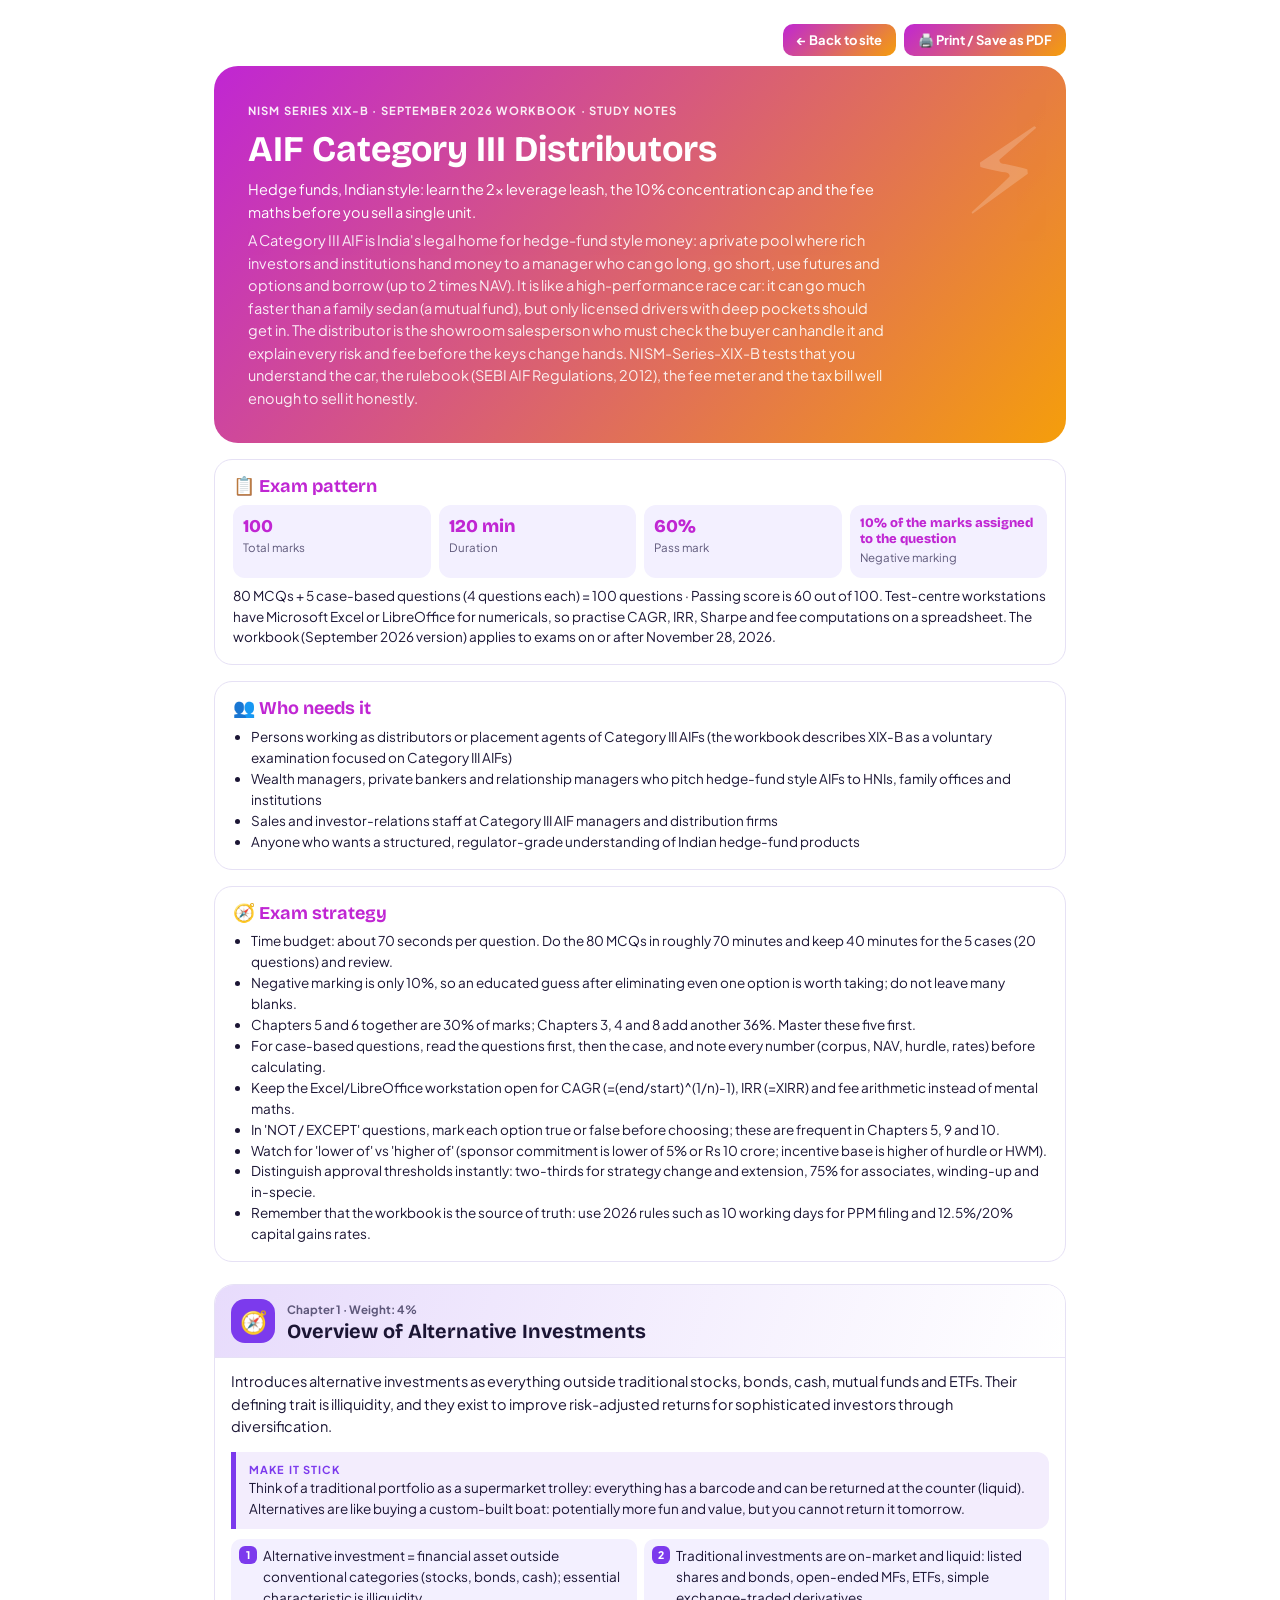
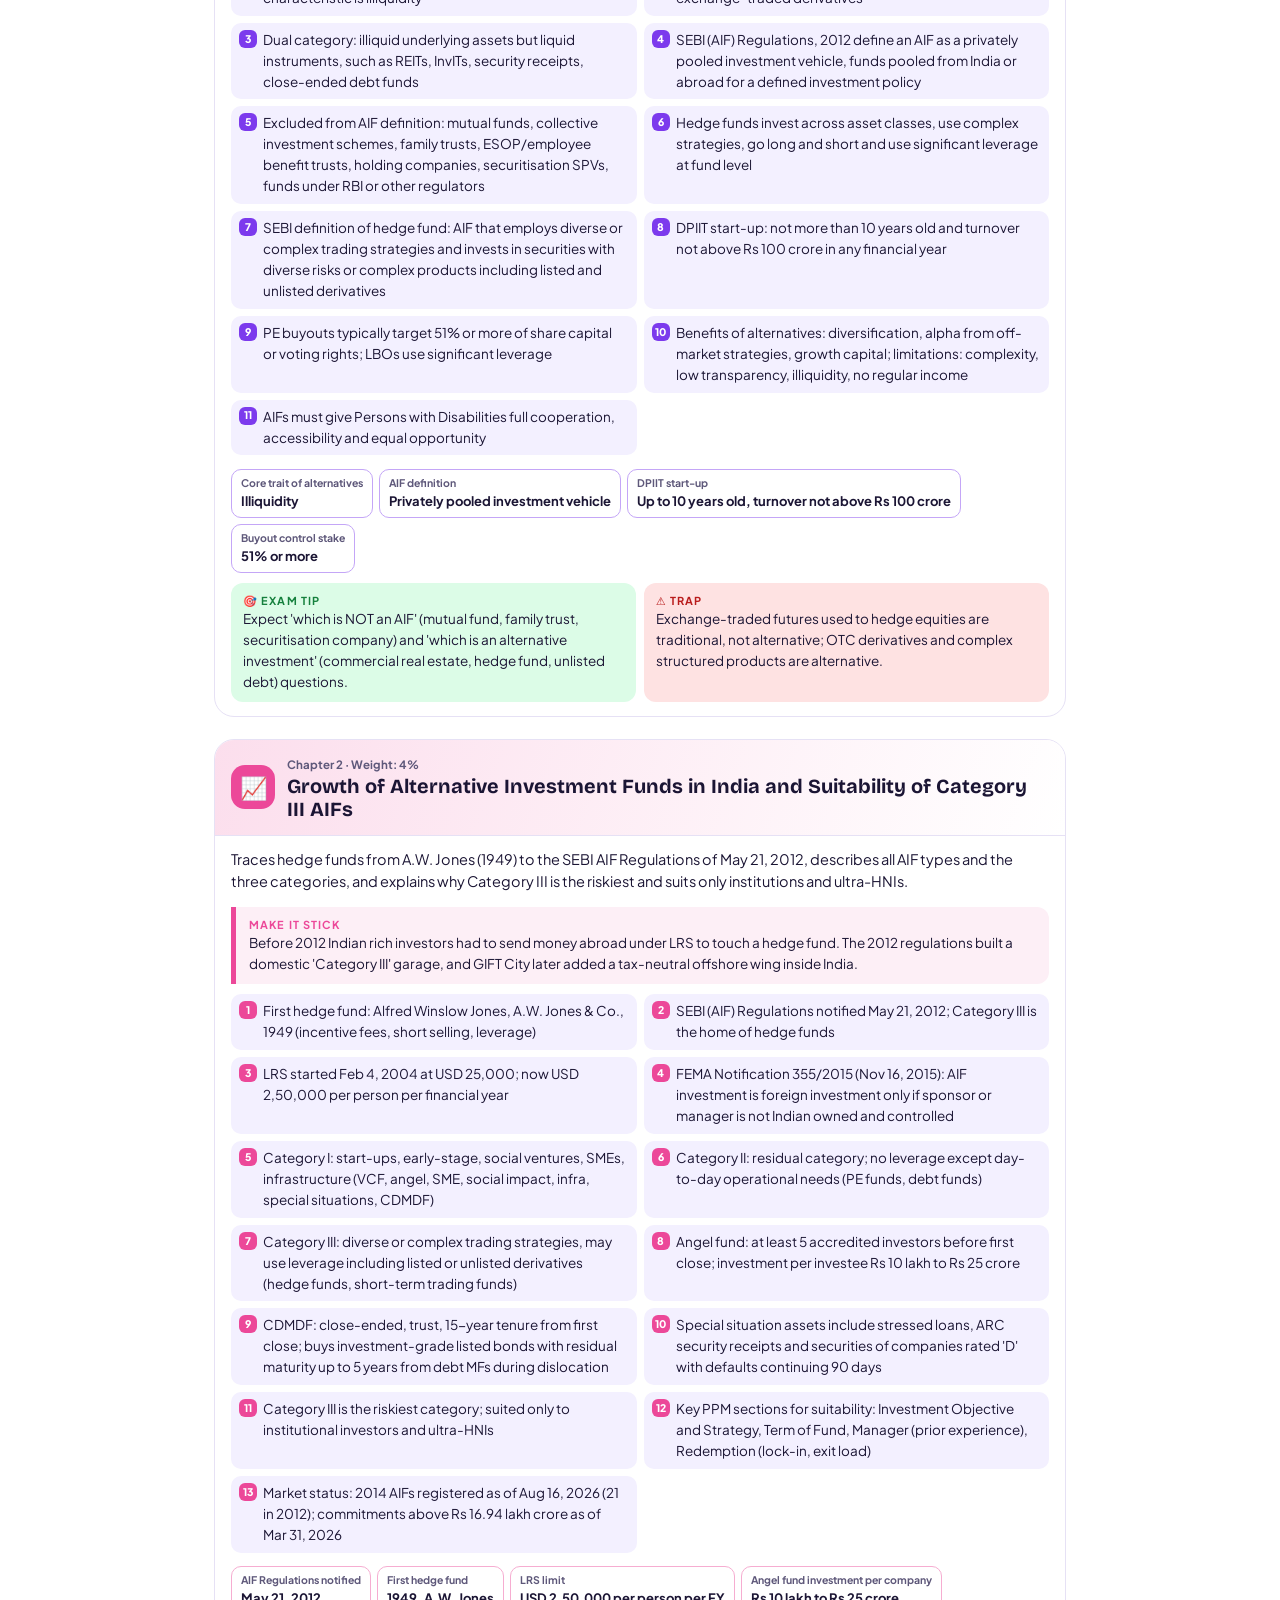
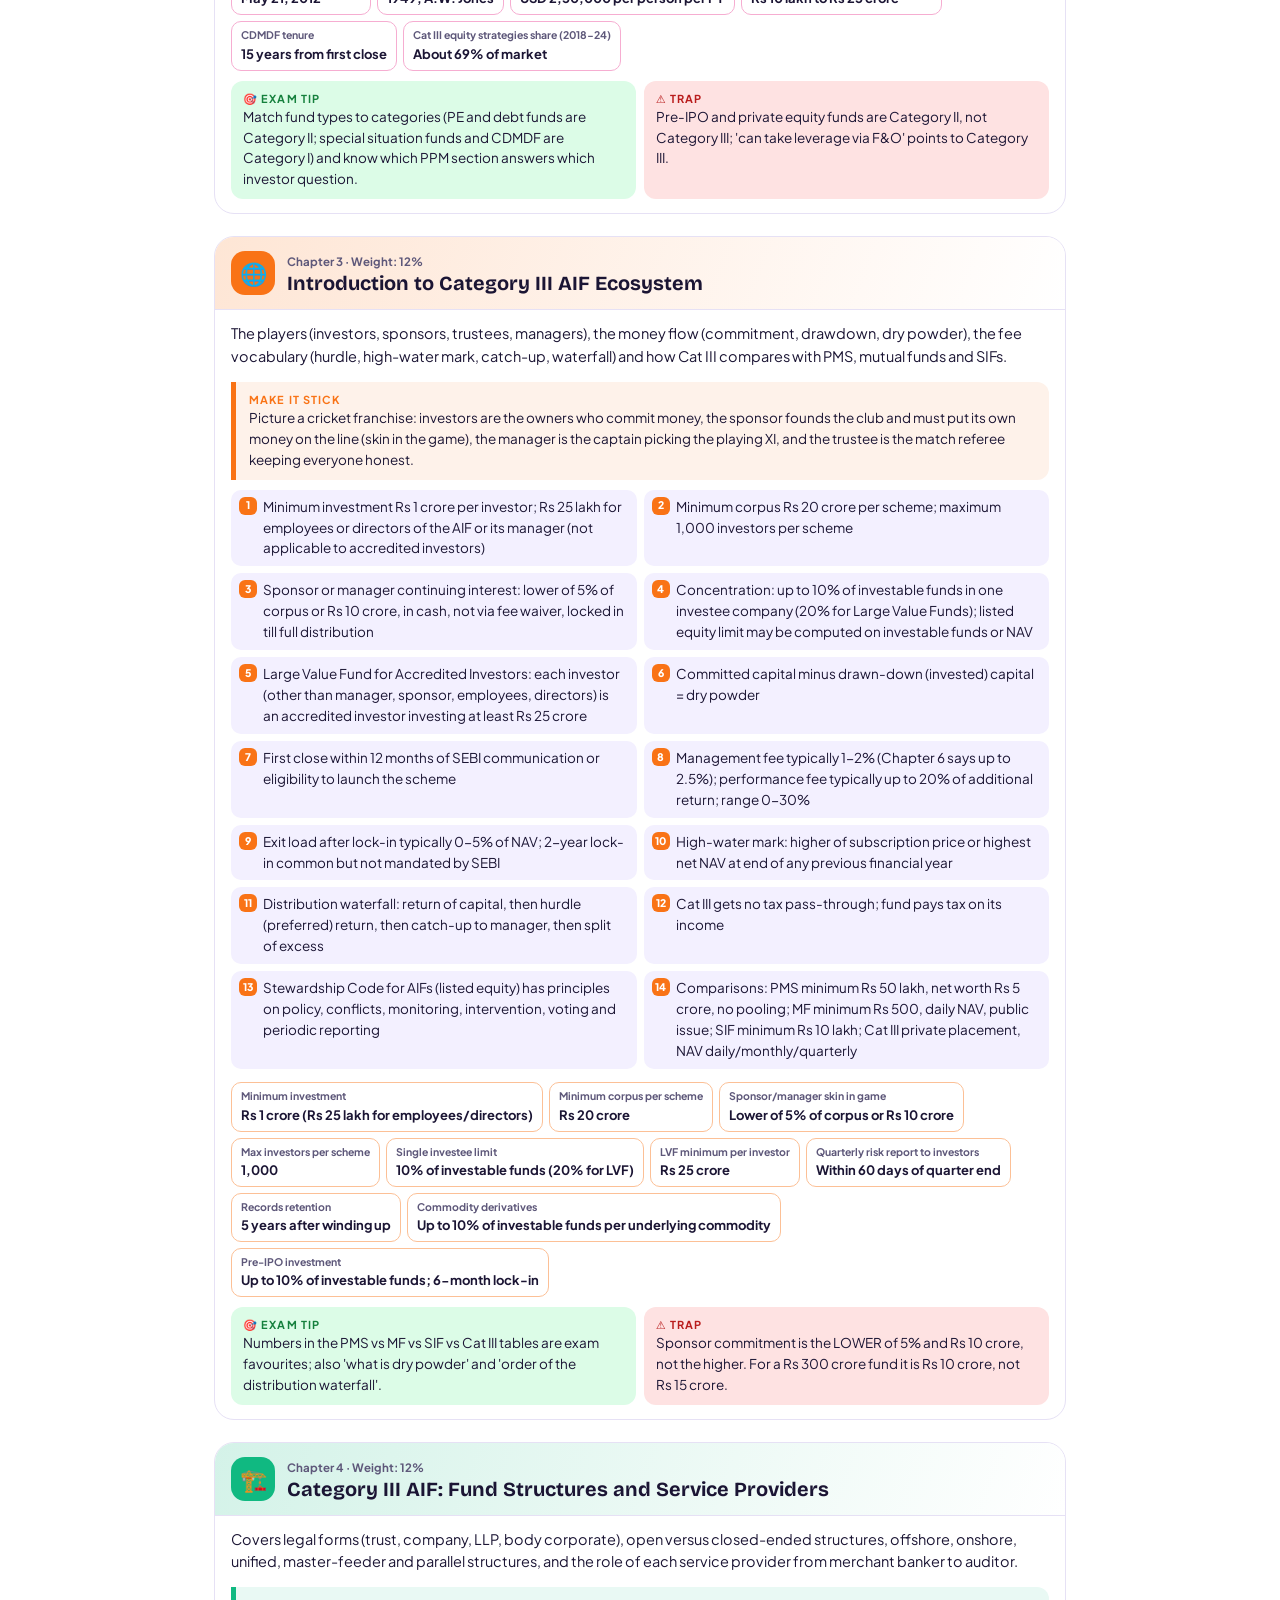
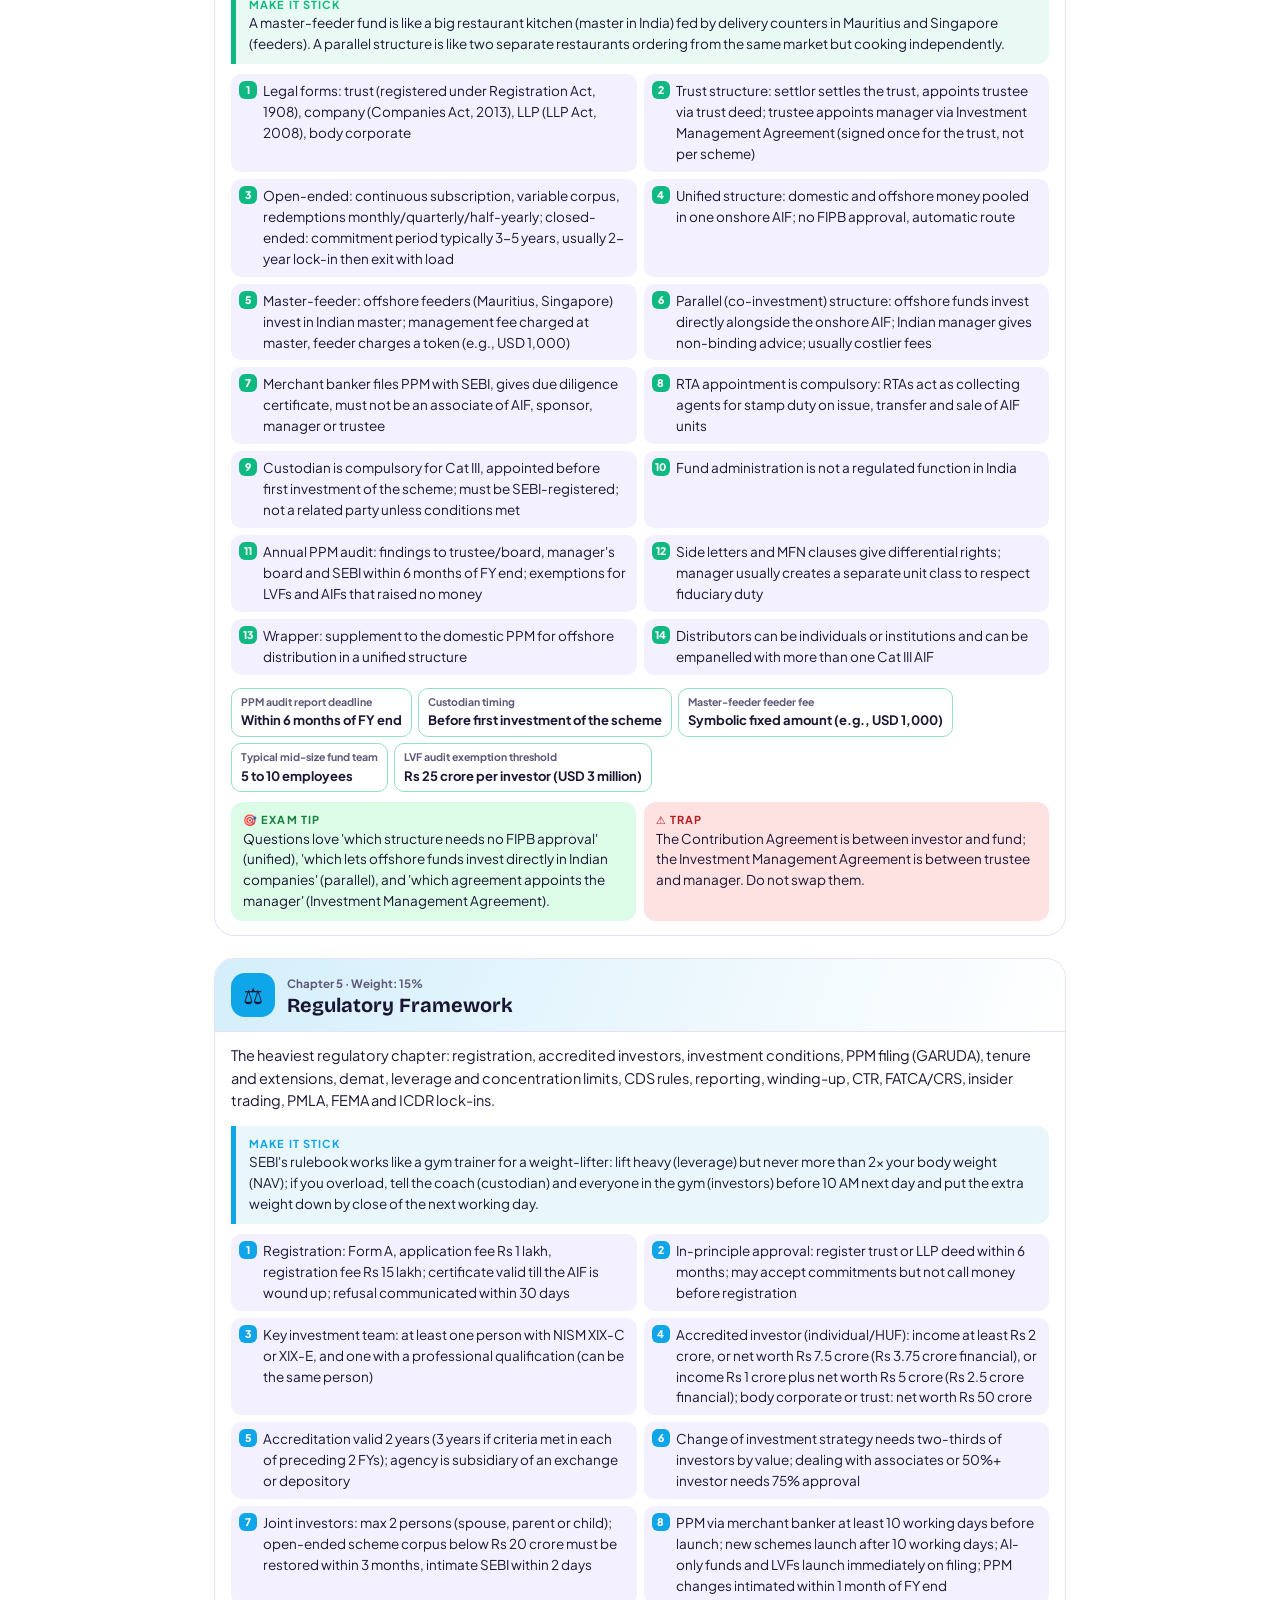
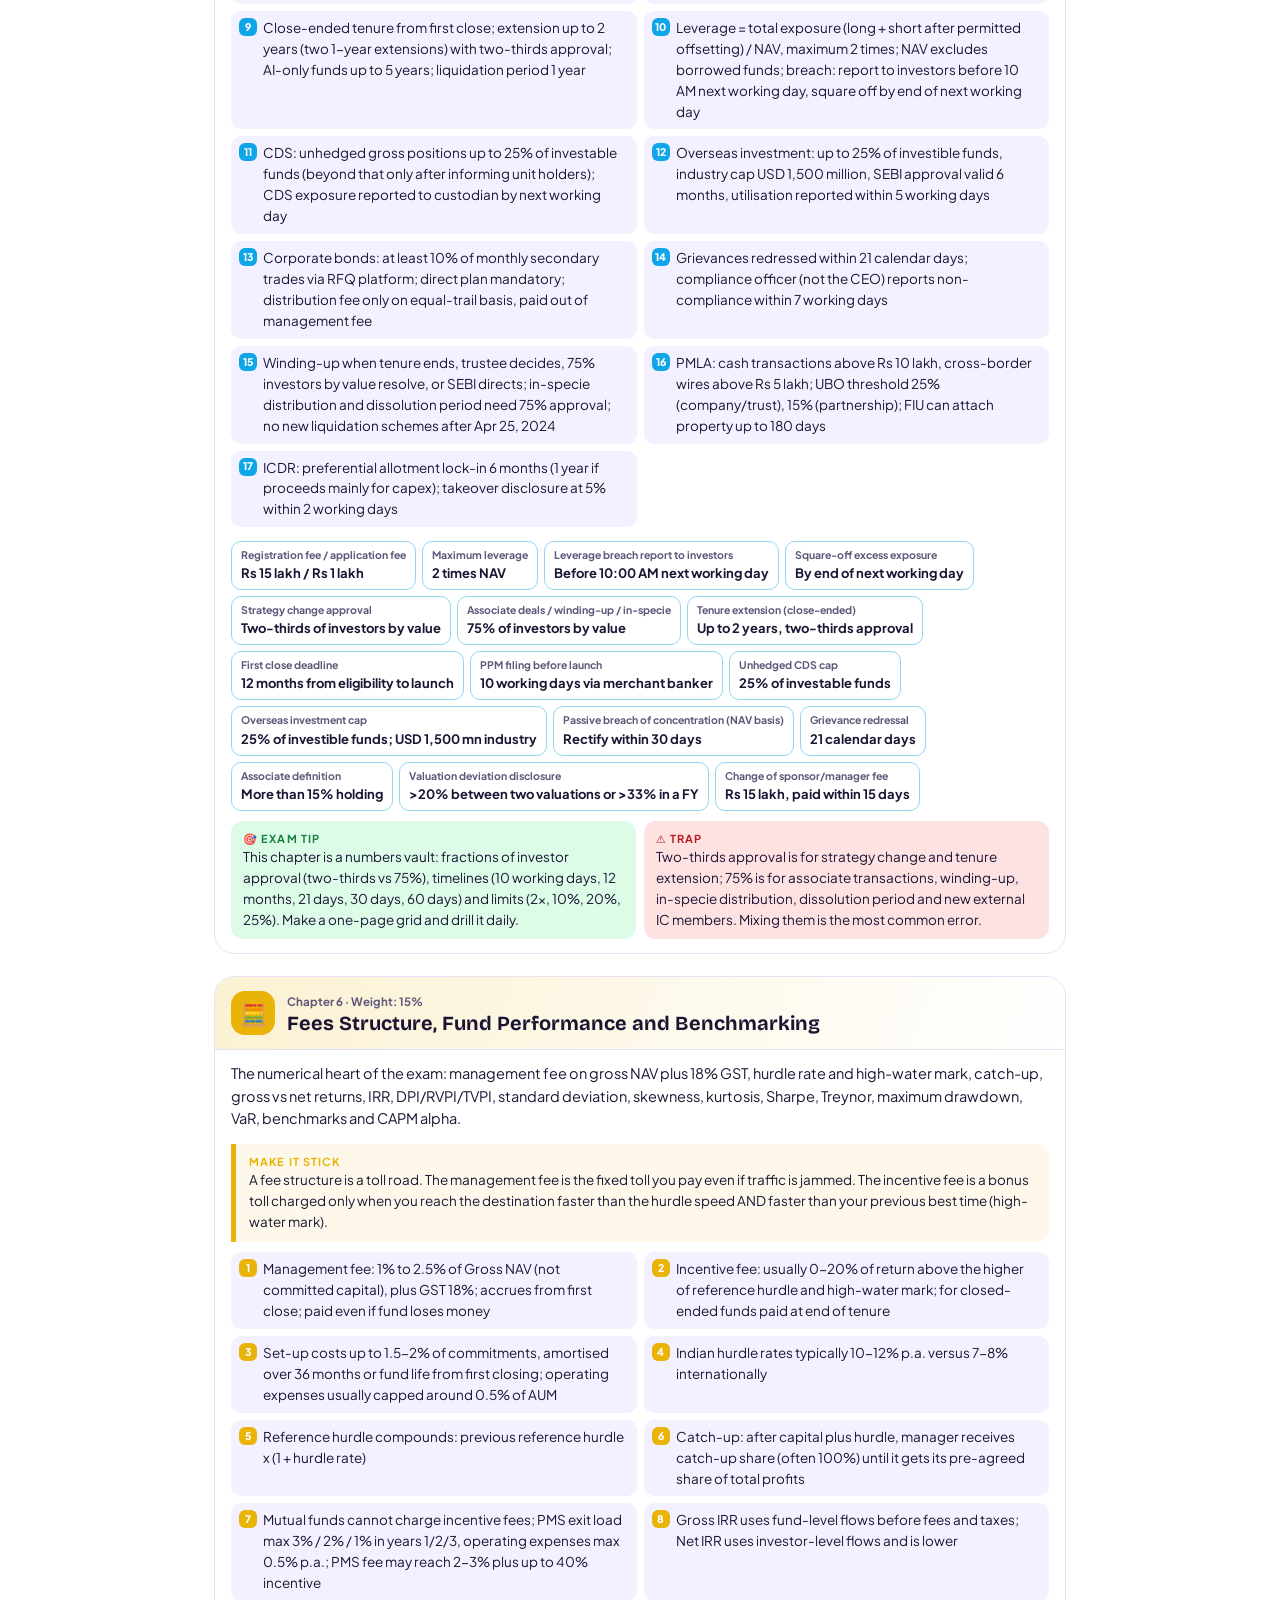
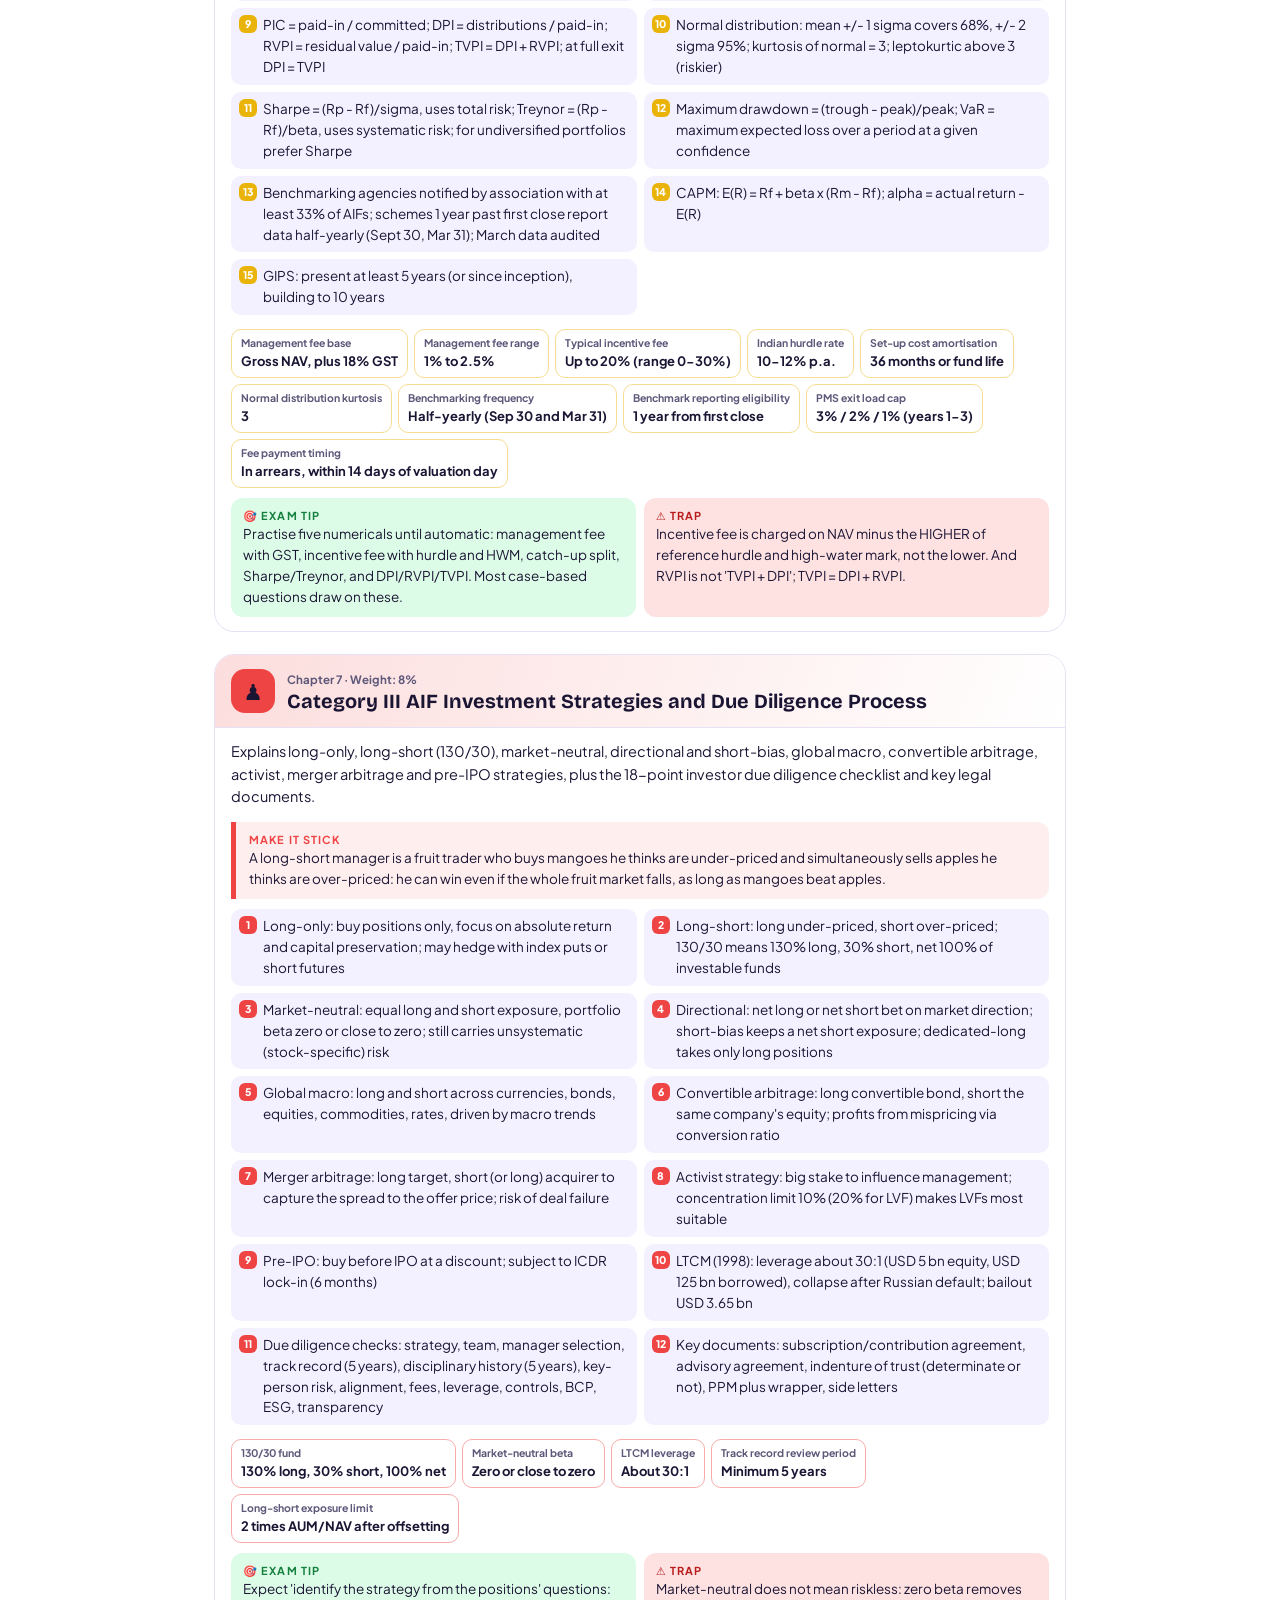
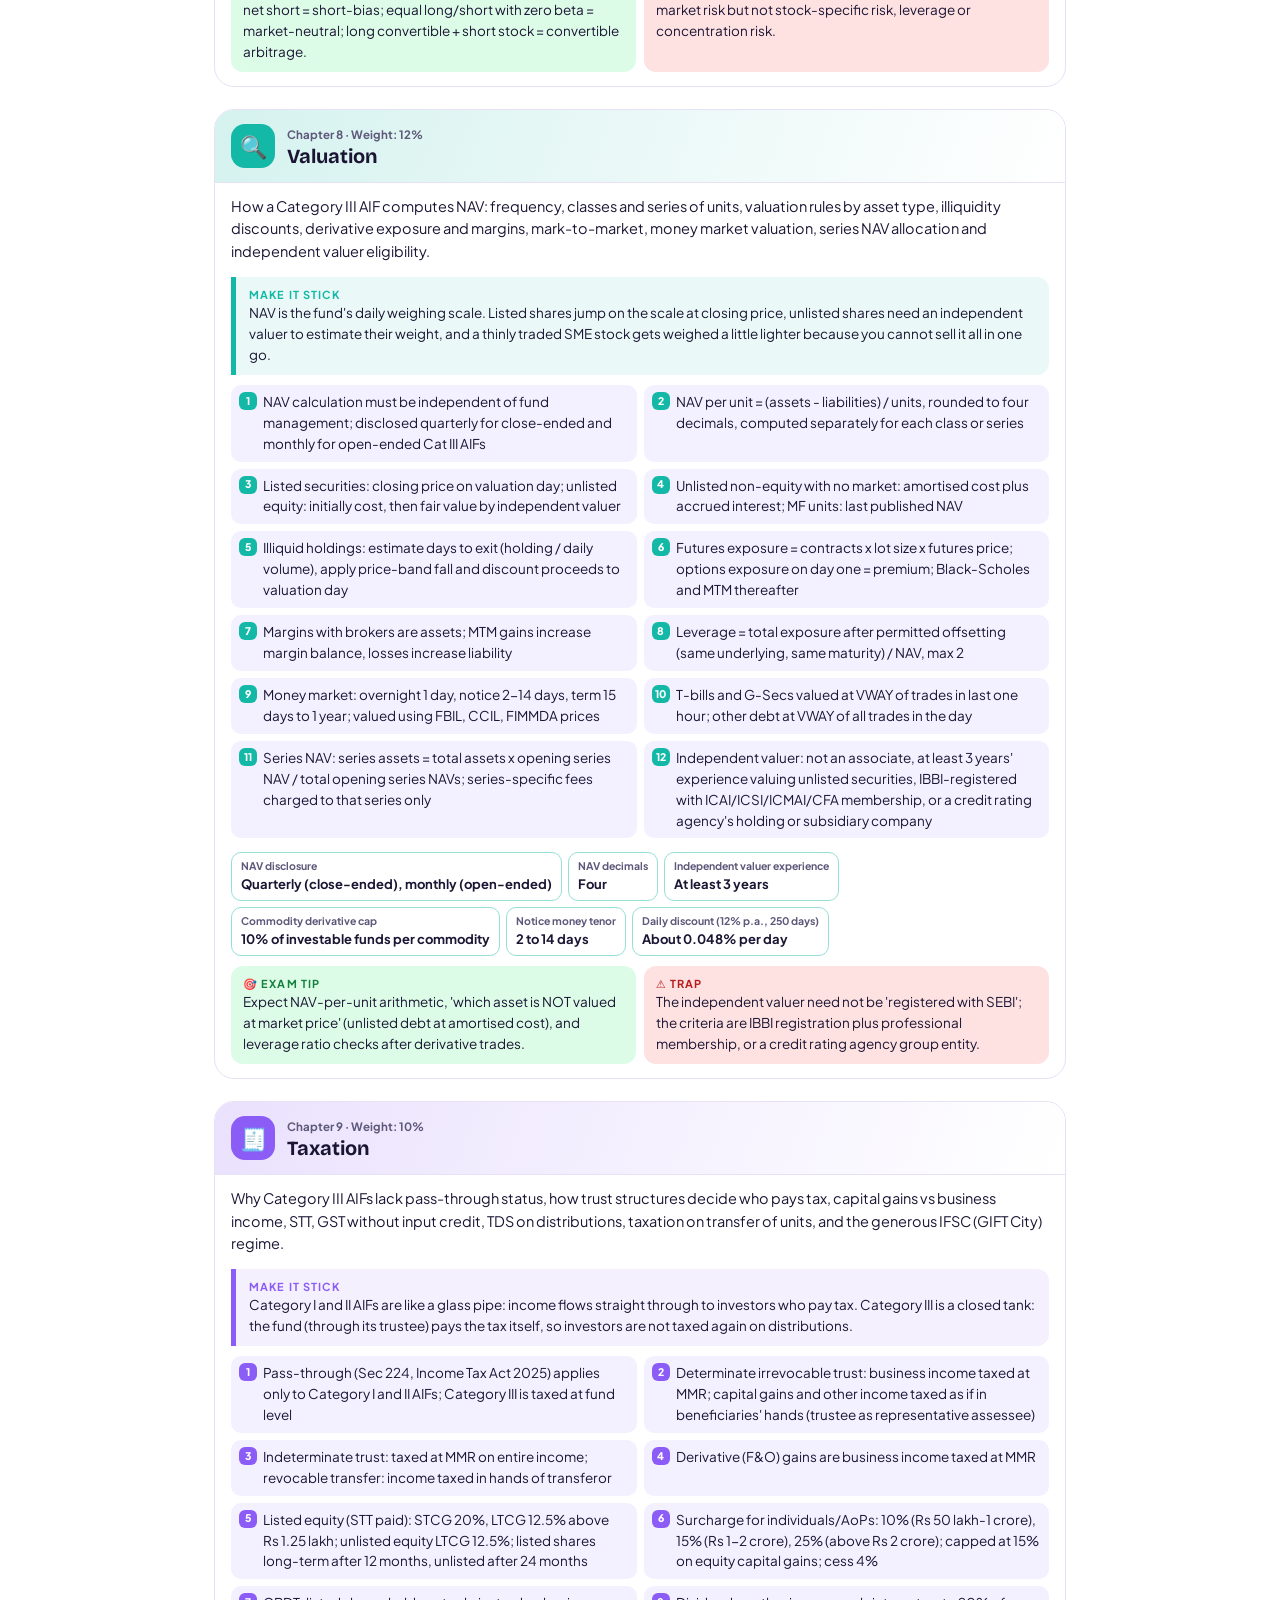
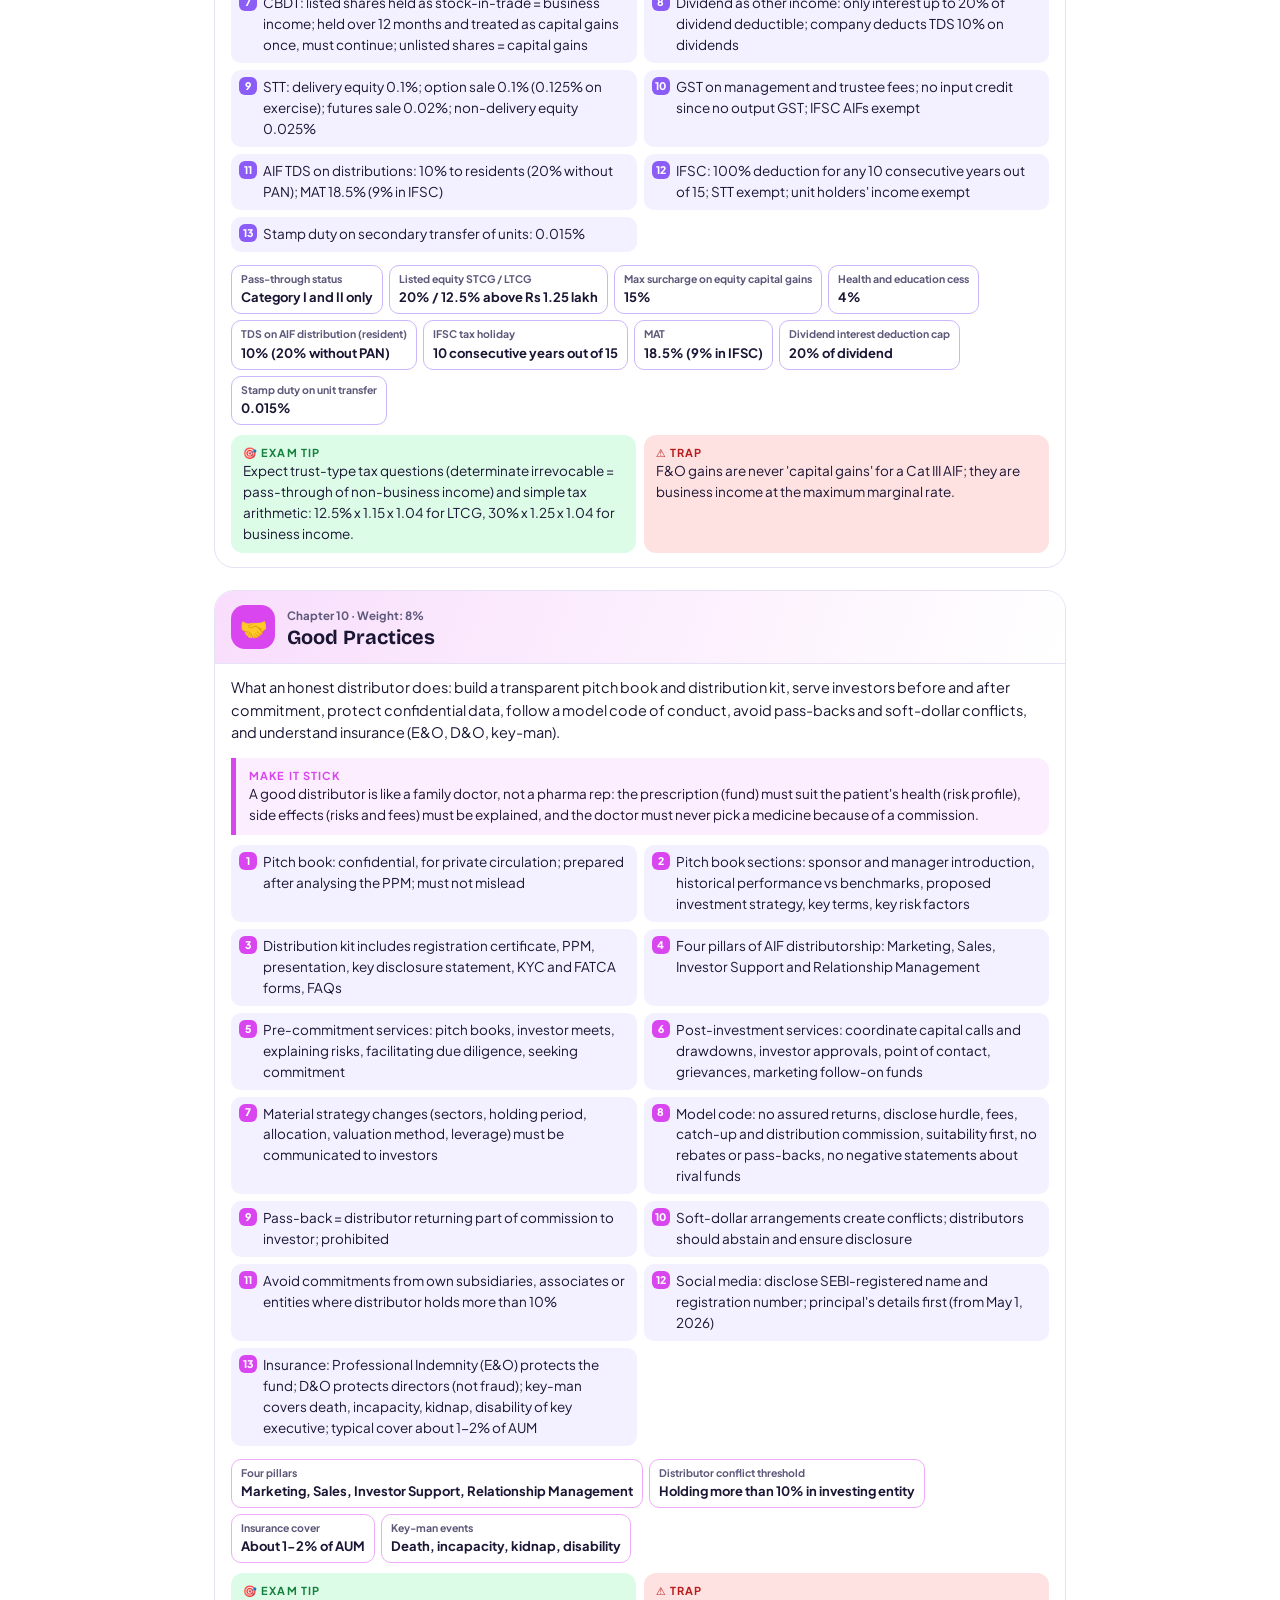
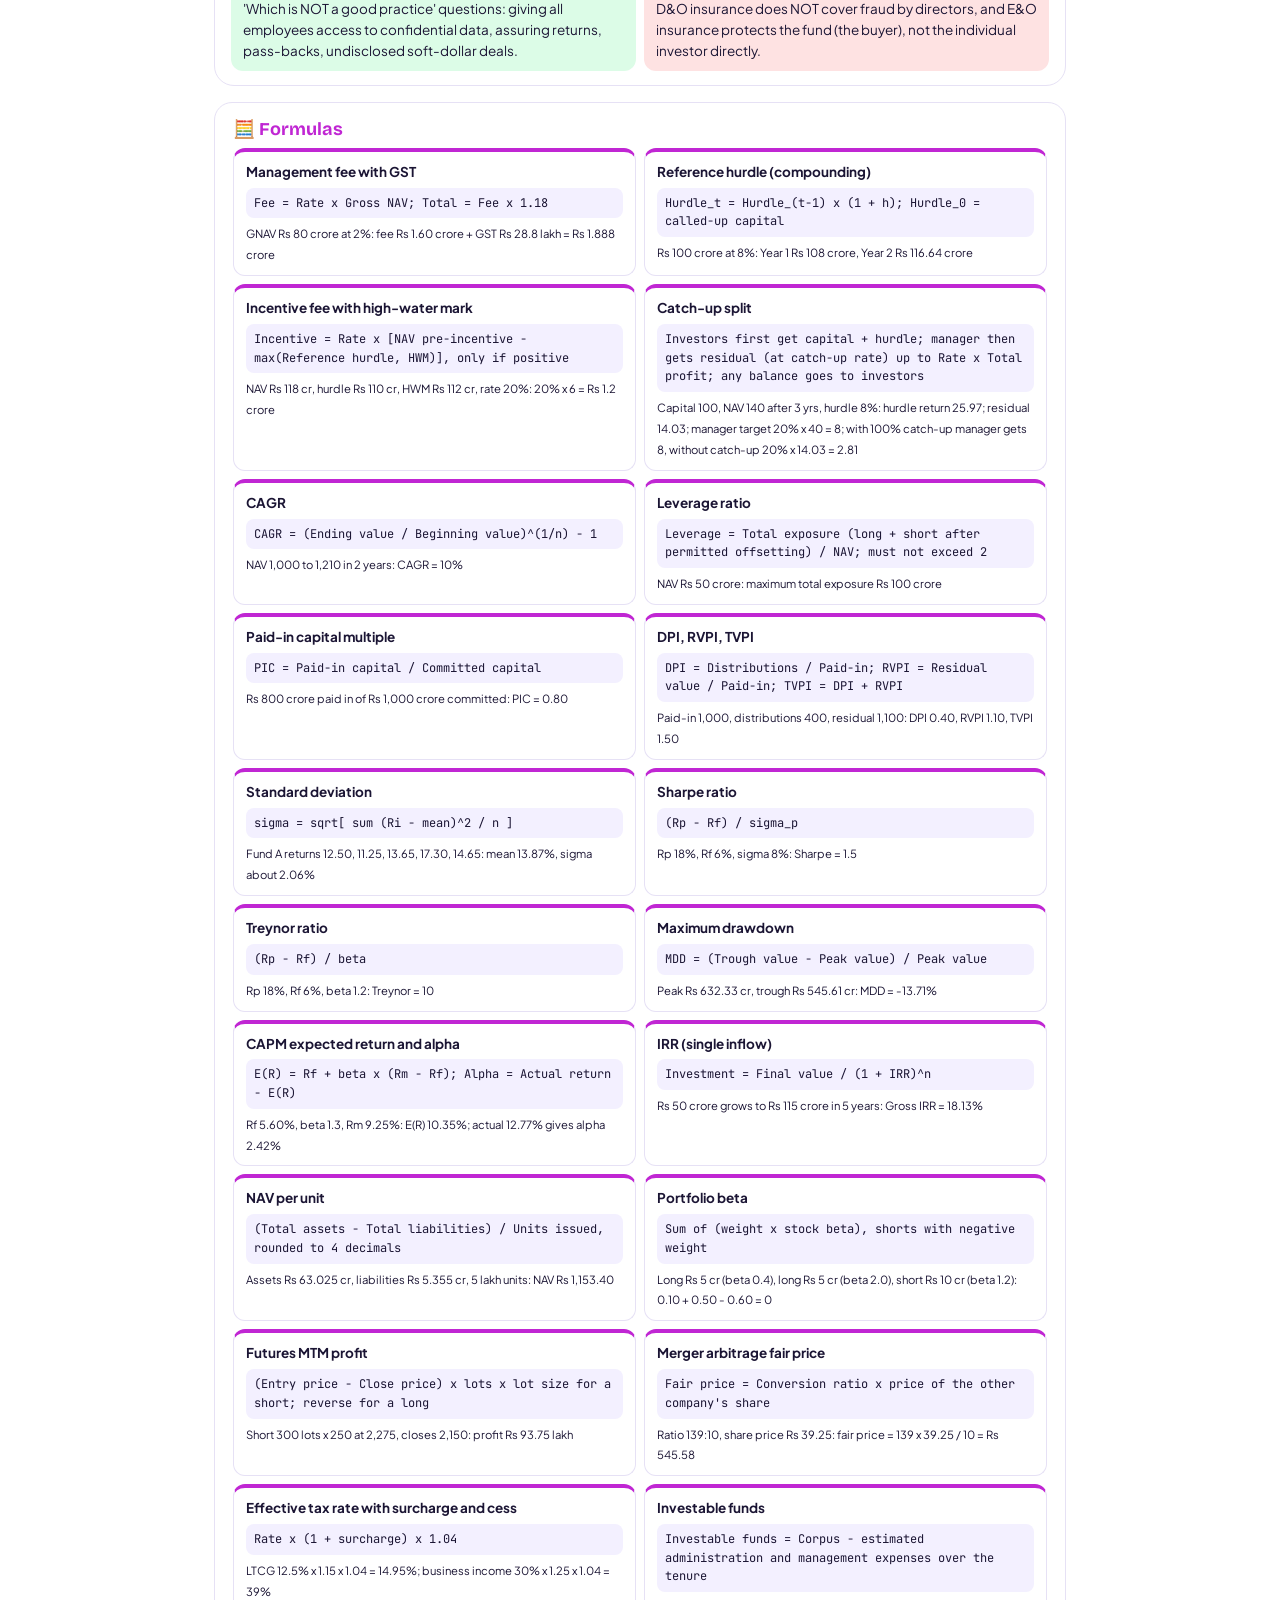
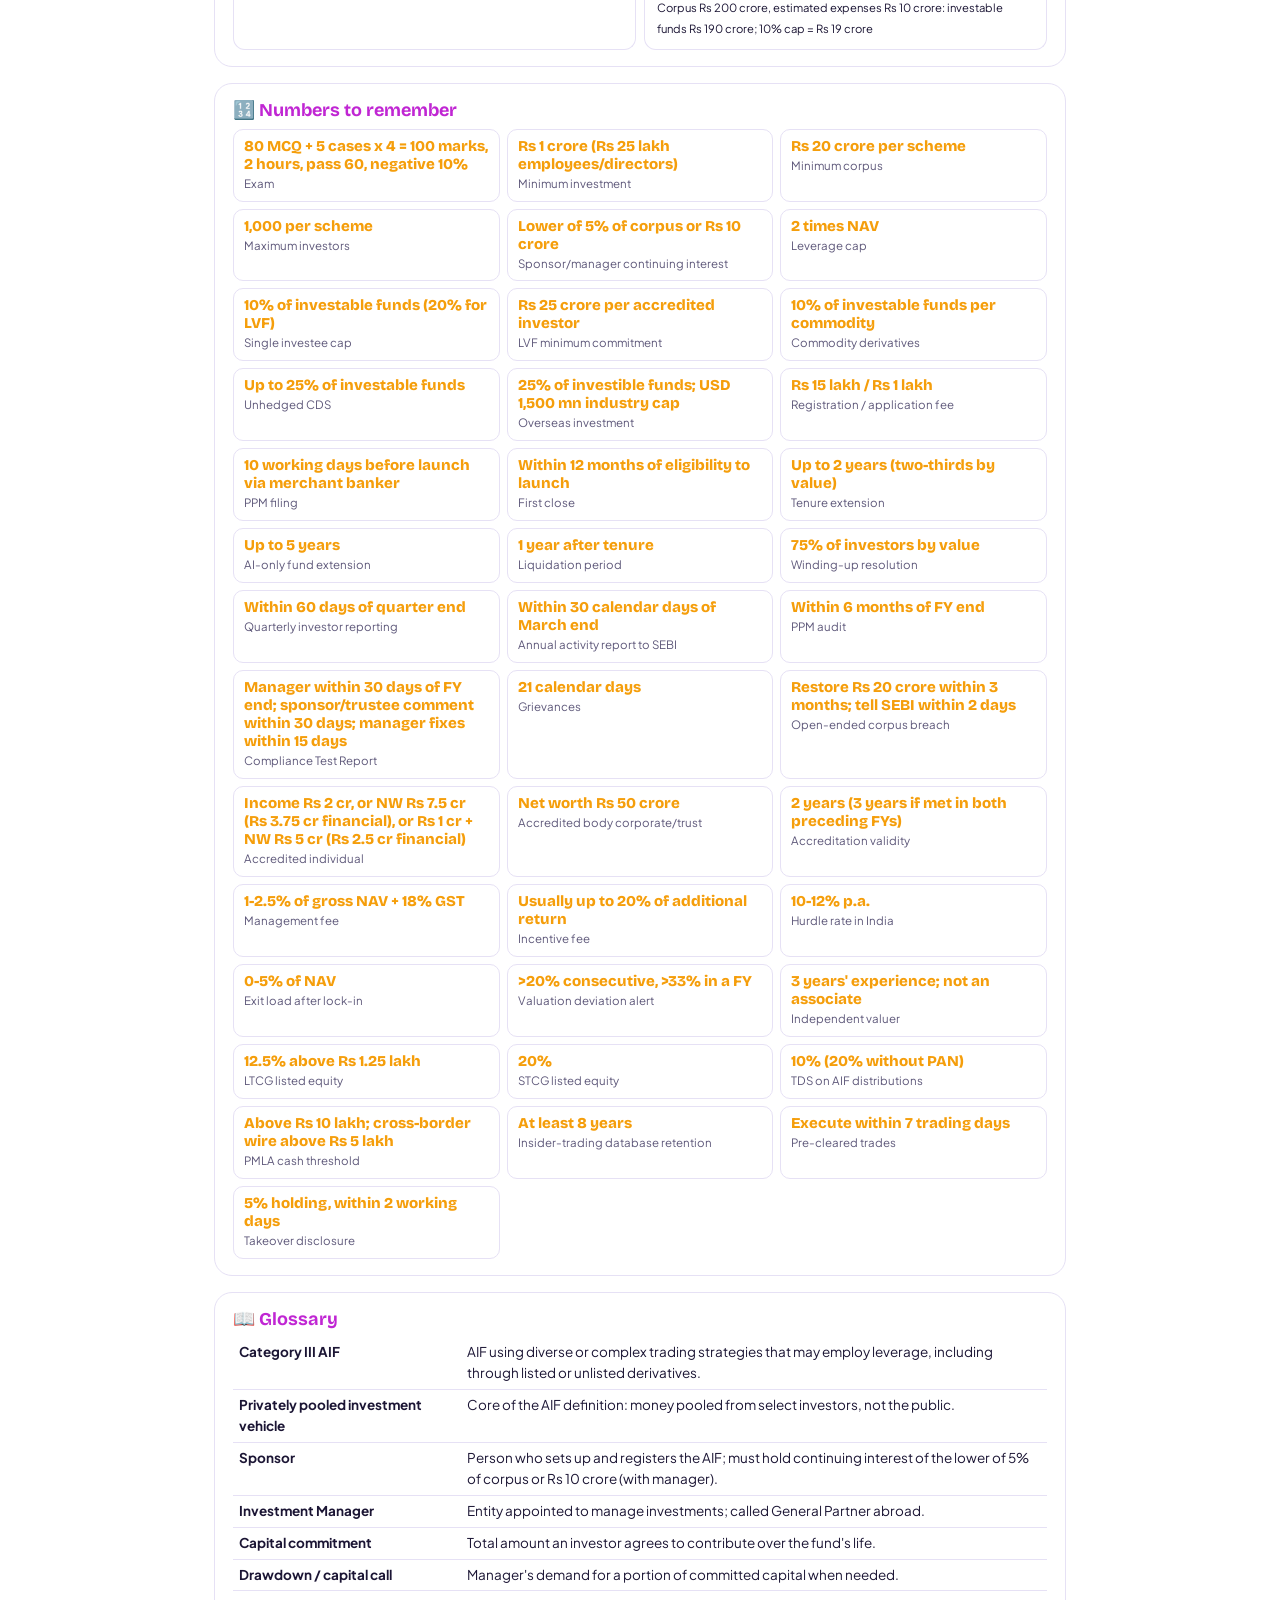
<file: notes/xixb.html>
<!doctype html><html lang="en"><head><meta charset="utf-8"><meta name="viewport" content="width=device-width,initial-scale=1">
<title>Series XIX-B Study Notes</title>
<link href="https://fonts.googleapis.com/css2?family=Bricolage+Grotesque:opsz,wght@12..96,700;12..96,800&family=Plus+Jakarta+Sans:wght@400;600;700&family=JetBrains+Mono:wght@500&display=swap" rel="stylesheet">
<style>
:root{--c1:#c026d3;--c2:#f59e0b;--ink:#1b1534;--muted:#5e587a;--soft:#f3f0ff;--line:#e6e1f5}
*{box-sizing:border-box;-webkit-print-color-adjust:exact;print-color-adjust:exact}
body{margin:0;background:#fff;color:var(--ink);font:13.5px/1.55 "Plus Jakarta Sans",system-ui,sans-serif}
.wrap{max-width:900px;margin:0 auto;padding:24px}
h1,h2,h3{font-family:"Bricolage Grotesque",sans-serif;margin:0;line-height:1.15}
.cover{border-radius:24px;padding:34px;color:#fff;background:linear-gradient(130deg,var(--c1),var(--c2));position:relative;overflow:hidden}
.cover::after{content:"⚡";position:absolute;right:20px;top:6px;font-size:120px;opacity:.2}
.cover small{letter-spacing:.1em;text-transform:uppercase;font-weight:700;opacity:.9}
.cover h1{font-size:36px;margin:8px 0}
.cover p{max-width:640px;margin:6px 0 0;font-size:14.5px}
.box{border:1px solid var(--line);border-radius:18px;padding:16px 18px;margin-top:16px;break-inside:avoid}
.box h3{font-size:18px;margin-bottom:8px;color:var(--c1)}
.kv{display:grid;grid-template-columns:repeat(4,1fr);gap:8px}
.kv div{background:var(--soft);border-radius:12px;padding:10px}
.kv b{display:block;font:800 18px "Bricolage Grotesque";color:var(--c1)} .kv span{font-size:11.5px;color:var(--muted)}
ul{margin:6px 0 0;padding-left:18px}
.chap{margin-top:22px;border:1px solid var(--line);border-radius:20px;padding:0 0 14px;overflow:hidden;break-inside:auto}
.chap header{display:flex;gap:12px;align-items:center;padding:14px 16px;background:linear-gradient(110deg,color-mix(in srgb,var(--hc) 18%,#fff),#fff);border-bottom:1px solid var(--line);break-after:avoid}
.chap .num{width:44px;height:44px;border-radius:14px;display:grid;place-items:center;font-size:22px;background:var(--hc);flex:none}
.chap small{color:var(--muted);font-weight:700;font-size:11.5px}
.chap h2{font-size:20px}
.chap > *:not(header){margin-left:16px;margin-right:16px}
.sum{font-size:14.5px;margin-top:12px}
.story{border-left:5px solid var(--hc);background:color-mix(in srgb,var(--hc) 9%,#fff);padding:9px 13px;border-radius:0 12px 12px 0;break-inside:avoid}
.story b,.co b{display:block;font-size:11px;letter-spacing:.1em;text-transform:uppercase;color:var(--hc)}
.kp{margin-top:10px;padding-left:0;list-style:none;counter-reset:k;display:grid;grid-template-columns:1fr 1fr;gap:7px}
.kp li{counter-increment:k;position:relative;background:var(--soft);border-radius:10px;padding:7px 10px 7px 32px;break-inside:avoid}
.kp li::before{content:counter(k);position:absolute;left:8px;top:7px;width:18px;height:18px;border-radius:6px;background:var(--hc);color:#fff;font-size:10.5px;font-weight:800;display:grid;place-items:center}
.mr{display:flex;flex-wrap:wrap;gap:6px;margin-top:6px}
.mr div{border:1.5px solid color-mix(in srgb,var(--hc) 45%,#fff);border-radius:10px;padding:5px 9px;break-inside:avoid}
.mr small{display:block;font-size:10.5px;color:var(--muted)} .mr b{font-size:13px}
.co{display:grid;grid-template-columns:1fr 1fr;gap:8px;margin-top:10px}
.co div{border-radius:12px;padding:9px 12px;break-inside:avoid}
.co .tip{background:#dcfce7} .co .tip b{color:#15803d} .co .trap{background:#fee2e2} .co .trap b{color:#b91c1c}
.grid{display:grid;grid-template-columns:1fr 1fr;gap:8px}
.f{border:1px solid var(--line);border-top:4px solid var(--c1);border-radius:12px;padding:10px 12px;break-inside:avoid}
.f code{display:block;font-family:"JetBrains Mono",monospace;background:var(--soft);padding:6px 8px;border-radius:8px;margin:5px 0;white-space:pre-wrap;font-size:12px}
.nums{display:grid;grid-template-columns:repeat(3,1fr);gap:7px}
.nums div{border:1px solid var(--line);border-radius:10px;padding:7px 10px;break-inside:avoid}
.nums b{display:block;color:var(--c2);font:800 15px "Bricolage Grotesque"} .nums span{font-size:11.5px;color:var(--muted)}
table{width:100%;border-collapse:collapse} td{border-bottom:1px solid var(--line);padding:5px 6px;vertical-align:top} td:first-child{font-weight:700;width:28%}
.qr{columns:2;column-gap:14px;padding-left:18px} .qr li{margin-bottom:5px;break-inside:avoid}
.pb{break-before:page}
.bar{display:flex;gap:8px;justify-content:flex-end;margin-bottom:10px}
.bar button,.bar a{font:700 13px "Plus Jakarta Sans";padding:8px 14px;border-radius:10px;border:0;background:linear-gradient(135deg,var(--c1),var(--c2));color:#fff;text-decoration:none;cursor:pointer}
@media (max-width:640px){.qr{columns:1}.kp,.grid,.co{grid-template-columns:1fr}.nums,.kv{grid-template-columns:1fr 1fr}.wrap{padding:16px}}
@media print{.bar{display:none}.wrap{padding:0}@page{margin:12mm}}
</style></head><body><div class="wrap">
<div class="bar"><a href="../index.html#/exam/xixb">← Back to site</a><button onclick="print()">🖨️ Print / Save as PDF</button></div>
<div class="cover"><small>NISM Series XIX-B · September 2026 workbook · Study notes</small><h1>AIF Category III Distributors</h1><p>Hedge funds, Indian style: learn the 2x leverage leash, the 10% concentration cap and the fee maths before you sell a single unit.</p><p style="opacity:.9">A Category III AIF is India&#39;s legal home for hedge-fund style money: a private pool where rich investors and institutions hand money to a manager who can go long, go short, use futures and options and borrow (up to 2 times NAV). It is like a high-performance race car: it can go much faster than a family sedan (a mutual fund), but only licensed drivers with deep pockets should get in. The distributor is the showroom salesperson who must check the buyer can handle it and explain every risk and fee before the keys change hands. NISM-Series-XIX-B tests that you understand the car, the rulebook (SEBI AIF Regulations, 2012), the fee meter and the tax bill well enough to sell it honestly.</p></div>
<div class="box"><h3>📋 Exam pattern</h3><div class="kv"><div><b>100</b><span>Total marks</span></div><div><b>120 min</b><span>Duration</span></div><div><b>60%</b><span>Pass mark</span></div><div><b style="font-size:13px">10% of the marks assigned to the question</b><span>Negative marking</span></div></div>
<p style="margin:8px 0 0">80 MCQs + 5 case-based questions (4 questions each) = 100 questions · Passing score is 60 out of 100. Test-centre workstations have Microsoft Excel or LibreOffice for numericals, so practise CAGR, IRR, Sharpe and fee computations on a spreadsheet. The workbook (September 2026 version) applies to exams on or after November 28, 2026.</p></div>
<div class="box"><h3>👥 Who needs it</h3><ul><li>Persons working as distributors or placement agents of Category III AIFs (the workbook describes XIX-B as a voluntary examination focused on Category III AIFs)</li><li>Wealth managers, private bankers and relationship managers who pitch hedge-fund style AIFs to HNIs, family offices and institutions</li><li>Sales and investor-relations staff at Category III AIF managers and distribution firms</li><li>Anyone who wants a structured, regulator-grade understanding of Indian hedge-fund products</li></ul></div>
<div class="box"><h3>🧭 Exam strategy</h3><ul><li>Time budget: about 70 seconds per question. Do the 80 MCQs in roughly 70 minutes and keep 40 minutes for the 5 cases (20 questions) and review.</li><li>Negative marking is only 10%, so an educated guess after eliminating even one option is worth taking; do not leave many blanks.</li><li>Chapters 5 and 6 together are 30% of marks; Chapters 3, 4 and 8 add another 36%. Master these five first.</li><li>For case-based questions, read the questions first, then the case, and note every number (corpus, NAV, hurdle, rates) before calculating.</li><li>Keep the Excel/LibreOffice workstation open for CAGR (=(end/start)^(1/n)-1), IRR (=XIRR) and fee arithmetic instead of mental maths.</li><li>In &#39;NOT / EXCEPT&#39; questions, mark each option true or false before choosing; these are frequent in Chapters 5, 9 and 10.</li><li>Watch for &#39;lower of&#39; vs &#39;higher of&#39; (sponsor commitment is lower of 5% or Rs 10 crore; incentive base is higher of hurdle or HWM).</li><li>Distinguish approval thresholds instantly: two-thirds for strategy change and extension, 75% for associates, winding-up and in-specie.</li><li>Remember that the workbook is the source of truth: use 2026 rules such as 10 working days for PPM filing and 12.5%/20% capital gains rates.</li></ul></div>
<section class="chap" style="--hc:#7c3aed">
      <header><div class="num">🧭</div><div><small>Chapter 1 · Weight: 4%</small><h2>Overview of Alternative Investments</h2></div></header>
      <p class="sum">Introduces alternative investments as everything outside traditional stocks, bonds, cash, mutual funds and ETFs. Their defining trait is illiquidity, and they exist to improve risk-adjusted returns for sophisticated investors through diversification.</p>
      <div class="story"><b>Make it stick</b>Think of a traditional portfolio as a supermarket trolley: everything has a barcode and can be returned at the counter (liquid). Alternatives are like buying a custom-built boat: potentially more fun and value, but you cannot return it tomorrow.</div>
      <ol class="kp"><li>Alternative investment = financial asset outside conventional categories (stocks, bonds, cash); essential characteristic is illiquidity</li><li>Traditional investments are on-market and liquid: listed shares and bonds, open-ended MFs, ETFs, simple exchange-traded derivatives</li><li>Dual category: illiquid underlying assets but liquid instruments, such as REITs, InvITs, security receipts, close-ended debt funds</li><li>SEBI (AIF) Regulations, 2012 define an AIF as a privately pooled investment vehicle, funds pooled from India or abroad for a defined investment policy</li><li>Excluded from AIF definition: mutual funds, collective investment schemes, family trusts, ESOP/employee benefit trusts, holding companies, securitisation SPVs, funds under RBI or other regulators</li><li>Hedge funds invest across asset classes, use complex strategies, go long and short and use significant leverage at fund level</li><li>SEBI definition of hedge fund: AIF that employs diverse or complex trading strategies and invests in securities with diverse risks or complex products including listed and unlisted derivatives</li><li>DPIIT start-up: not more than 10 years old and turnover not above Rs 100 crore in any financial year</li><li>PE buyouts typically target 51% or more of share capital or voting rights; LBOs use significant leverage</li><li>Benefits of alternatives: diversification, alpha from off-market strategies, growth capital; limitations: complexity, low transparency, illiquidity, no regular income</li><li>AIFs must give Persons with Disabilities full cooperation, accessibility and equal opportunity</li></ol>
      <div class="mr"><div><small>Core trait of alternatives</small><b>Illiquidity</b></div><div><small>AIF definition</small><b>Privately pooled investment vehicle</b></div><div><small>DPIIT start-up</small><b>Up to 10 years old, turnover not above Rs 100 crore</b></div><div><small>Buyout control stake</small><b>51% or more</b></div></div>
      <div class="co"><div class="tip"><b>🎯 Exam tip</b>Expect &#39;which is NOT an AIF&#39; (mutual fund, family trust, securitisation company) and &#39;which is an alternative investment&#39; (commercial real estate, hedge fund, unlisted debt) questions.</div><div class="trap"><b>⚠️ Trap</b>Exchange-traded futures used to hedge equities are traditional, not alternative; OTC derivatives and complex structured products are alternative.</div></div>
    </section><section class="chap" style="--hc:#ec4899">
      <header><div class="num">📈</div><div><small>Chapter 2 · Weight: 4%</small><h2>Growth of Alternative Investment Funds in India and Suitability of Category III AIFs</h2></div></header>
      <p class="sum">Traces hedge funds from A.W. Jones (1949) to the SEBI AIF Regulations of May 21, 2012, describes all AIF types and the three categories, and explains why Category III is the riskiest and suits only institutions and ultra-HNIs.</p>
      <div class="story"><b>Make it stick</b>Before 2012 Indian rich investors had to send money abroad under LRS to touch a hedge fund. The 2012 regulations built a domestic &#39;Category III&#39; garage, and GIFT City later added a tax-neutral offshore wing inside India.</div>
      <ol class="kp"><li>First hedge fund: Alfred Winslow Jones, A.W. Jones &amp; Co., 1949 (incentive fees, short selling, leverage)</li><li>SEBI (AIF) Regulations notified May 21, 2012; Category III is the home of hedge funds</li><li>LRS started Feb 4, 2004 at USD 25,000; now USD 2,50,000 per person per financial year</li><li>FEMA Notification 355/2015 (Nov 16, 2015): AIF investment is foreign investment only if sponsor or manager is not Indian owned and controlled</li><li>Category I: start-ups, early-stage, social ventures, SMEs, infrastructure (VCF, angel, SME, social impact, infra, special situations, CDMDF)</li><li>Category II: residual category; no leverage except day-to-day operational needs (PE funds, debt funds)</li><li>Category III: diverse or complex trading strategies, may use leverage including listed or unlisted derivatives (hedge funds, short-term trading funds)</li><li>Angel fund: at least 5 accredited investors before first close; investment per investee Rs 10 lakh to Rs 25 crore</li><li>CDMDF: close-ended, trust, 15-year tenure from first close; buys investment-grade listed bonds with residual maturity up to 5 years from debt MFs during dislocation</li><li>Special situation assets include stressed loans, ARC security receipts and securities of companies rated &#39;D&#39; with defaults continuing 90 days</li><li>Category III is the riskiest category; suited only to institutional investors and ultra-HNIs</li><li>Key PPM sections for suitability: Investment Objective and Strategy, Term of Fund, Manager (prior experience), Redemption (lock-in, exit load)</li><li>Market status: 2014 AIFs registered as of Aug 16, 2026 (21 in 2012); commitments above Rs 16.94 lakh crore as of Mar 31, 2026</li></ol>
      <div class="mr"><div><small>AIF Regulations notified</small><b>May 21, 2012</b></div><div><small>First hedge fund</small><b>1949, A.W. Jones</b></div><div><small>LRS limit</small><b>USD 2,50,000 per person per FY</b></div><div><small>Angel fund investment per company</small><b>Rs 10 lakh to Rs 25 crore</b></div><div><small>CDMDF tenure</small><b>15 years from first close</b></div><div><small>Cat III equity strategies share (2018-24)</small><b>About 69% of market</b></div></div>
      <div class="co"><div class="tip"><b>🎯 Exam tip</b>Match fund types to categories (PE and debt funds are Category II; special situation funds and CDMDF are Category I) and know which PPM section answers which investor question.</div><div class="trap"><b>⚠️ Trap</b>Pre-IPO and private equity funds are Category II, not Category III; &#39;can take leverage via F&amp;O&#39; points to Category III.</div></div>
    </section><section class="chap" style="--hc:#f97316">
      <header><div class="num">🌐</div><div><small>Chapter 3 · Weight: 12%</small><h2>Introduction to Category III AIF Ecosystem</h2></div></header>
      <p class="sum">The players (investors, sponsors, trustees, managers), the money flow (commitment, drawdown, dry powder), the fee vocabulary (hurdle, high-water mark, catch-up, waterfall) and how Cat III compares with PMS, mutual funds and SIFs.</p>
      <div class="story"><b>Make it stick</b>Picture a cricket franchise: investors are the owners who commit money, the sponsor founds the club and must put its own money on the line (skin in the game), the manager is the captain picking the playing XI, and the trustee is the match referee keeping everyone honest.</div>
      <ol class="kp"><li>Minimum investment Rs 1 crore per investor; Rs 25 lakh for employees or directors of the AIF or its manager (not applicable to accredited investors)</li><li>Minimum corpus Rs 20 crore per scheme; maximum 1,000 investors per scheme</li><li>Sponsor or manager continuing interest: lower of 5% of corpus or Rs 10 crore, in cash, not via fee waiver, locked in till full distribution</li><li>Concentration: up to 10% of investable funds in one investee company (20% for Large Value Funds); listed equity limit may be computed on investable funds or NAV</li><li>Large Value Fund for Accredited Investors: each investor (other than manager, sponsor, employees, directors) is an accredited investor investing at least Rs 25 crore</li><li>Committed capital minus drawn-down (invested) capital = dry powder</li><li>First close within 12 months of SEBI communication or eligibility to launch the scheme</li><li>Management fee typically 1-2% (Chapter 6 says up to 2.5%); performance fee typically up to 20% of additional return; range 0-30%</li><li>Exit load after lock-in typically 0-5% of NAV; 2-year lock-in common but not mandated by SEBI</li><li>High-water mark: higher of subscription price or highest net NAV at end of any previous financial year</li><li>Distribution waterfall: return of capital, then hurdle (preferred) return, then catch-up to manager, then split of excess</li><li>Cat III gets no tax pass-through; fund pays tax on its income</li><li>Stewardship Code for AIFs (listed equity) has principles on policy, conflicts, monitoring, intervention, voting and periodic reporting</li><li>Comparisons: PMS minimum Rs 50 lakh, net worth Rs 5 crore, no pooling; MF minimum Rs 500, daily NAV, public issue; SIF minimum Rs 10 lakh; Cat III private placement, NAV daily/monthly/quarterly</li></ol>
      <div class="mr"><div><small>Minimum investment</small><b>Rs 1 crore (Rs 25 lakh for employees/directors)</b></div><div><small>Minimum corpus per scheme</small><b>Rs 20 crore</b></div><div><small>Sponsor/manager skin in game</small><b>Lower of 5% of corpus or Rs 10 crore</b></div><div><small>Max investors per scheme</small><b>1,000</b></div><div><small>Single investee limit</small><b>10% of investable funds (20% for LVF)</b></div><div><small>LVF minimum per investor</small><b>Rs 25 crore</b></div><div><small>Quarterly risk report to investors</small><b>Within 60 days of quarter end</b></div><div><small>Records retention</small><b>5 years after winding up</b></div><div><small>Commodity derivatives</small><b>Up to 10% of investable funds per underlying commodity</b></div><div><small>Pre-IPO investment</small><b>Up to 10% of investable funds; 6-month lock-in</b></div></div>
      <div class="co"><div class="tip"><b>🎯 Exam tip</b>Numbers in the PMS vs MF vs SIF vs Cat III tables are exam favourites; also &#39;what is dry powder&#39; and &#39;order of the distribution waterfall&#39;.</div><div class="trap"><b>⚠️ Trap</b>Sponsor commitment is the LOWER of 5% and Rs 10 crore, not the higher. For a Rs 300 crore fund it is Rs 10 crore, not Rs 15 crore.</div></div>
    </section><section class="chap" style="--hc:#10b981">
      <header><div class="num">🏗️</div><div><small>Chapter 4 · Weight: 12%</small><h2>Category III AIF: Fund Structures and Service Providers</h2></div></header>
      <p class="sum">Covers legal forms (trust, company, LLP, body corporate), open versus closed-ended structures, offshore, onshore, unified, master-feeder and parallel structures, and the role of each service provider from merchant banker to auditor.</p>
      <div class="story"><b>Make it stick</b>A master-feeder fund is like a big restaurant kitchen (master in India) fed by delivery counters in Mauritius and Singapore (feeders). A parallel structure is like two separate restaurants ordering from the same market but cooking independently.</div>
      <ol class="kp"><li>Legal forms: trust (registered under Registration Act, 1908), company (Companies Act, 2013), LLP (LLP Act, 2008), body corporate</li><li>Trust structure: settlor settles the trust, appoints trustee via trust deed; trustee appoints manager via Investment Management Agreement (signed once for the trust, not per scheme)</li><li>Open-ended: continuous subscription, variable corpus, redemptions monthly/quarterly/half-yearly; closed-ended: commitment period typically 3-5 years, usually 2-year lock-in then exit with load</li><li>Unified structure: domestic and offshore money pooled in one onshore AIF; no FIPB approval, automatic route</li><li>Master-feeder: offshore feeders (Mauritius, Singapore) invest in Indian master; management fee charged at master, feeder charges a token (e.g., USD 1,000)</li><li>Parallel (co-investment) structure: offshore funds invest directly alongside the onshore AIF; Indian manager gives non-binding advice; usually costlier fees</li><li>Merchant banker files PPM with SEBI, gives due diligence certificate, must not be an associate of AIF, sponsor, manager or trustee</li><li>RTA appointment is compulsory: RTAs act as collecting agents for stamp duty on issue, transfer and sale of AIF units</li><li>Custodian is compulsory for Cat III, appointed before first investment of the scheme; must be SEBI-registered; not a related party unless conditions met</li><li>Fund administration is not a regulated function in India</li><li>Annual PPM audit: findings to trustee/board, manager&#39;s board and SEBI within 6 months of FY end; exemptions for LVFs and AIFs that raised no money</li><li>Side letters and MFN clauses give differential rights; manager usually creates a separate unit class to respect fiduciary duty</li><li>Wrapper: supplement to the domestic PPM for offshore distribution in a unified structure</li><li>Distributors can be individuals or institutions and can be empanelled with more than one Cat III AIF</li></ol>
      <div class="mr"><div><small>PPM audit report deadline</small><b>Within 6 months of FY end</b></div><div><small>Custodian timing</small><b>Before first investment of the scheme</b></div><div><small>Master-feeder feeder fee</small><b>Symbolic fixed amount (e.g., USD 1,000)</b></div><div><small>Typical mid-size fund team</small><b>5 to 10 employees</b></div><div><small>LVF audit exemption threshold</small><b>Rs 25 crore per investor (USD 3 million)</b></div></div>
      <div class="co"><div class="tip"><b>🎯 Exam tip</b>Questions love &#39;which structure needs no FIPB approval&#39; (unified), &#39;which lets offshore funds invest directly in Indian companies&#39; (parallel), and &#39;which agreement appoints the manager&#39; (Investment Management Agreement).</div><div class="trap"><b>⚠️ Trap</b>The Contribution Agreement is between investor and fund; the Investment Management Agreement is between trustee and manager. Do not swap them.</div></div>
    </section><section class="chap" style="--hc:#0ea5e9">
      <header><div class="num">⚖️</div><div><small>Chapter 5 · Weight: 15%</small><h2>Regulatory Framework</h2></div></header>
      <p class="sum">The heaviest regulatory chapter: registration, accredited investors, investment conditions, PPM filing (GARUDA), tenure and extensions, demat, leverage and concentration limits, CDS rules, reporting, winding-up, CTR, FATCA/CRS, insider trading, PMLA, FEMA and ICDR lock-ins.</p>
      <div class="story"><b>Make it stick</b>SEBI&#39;s rulebook works like a gym trainer for a weight-lifter: lift heavy (leverage) but never more than 2x your body weight (NAV); if you overload, tell the coach (custodian) and everyone in the gym (investors) before 10 AM next day and put the extra weight down by close of the next working day.</div>
      <ol class="kp"><li>Registration: Form A, application fee Rs 1 lakh, registration fee Rs 15 lakh; certificate valid till the AIF is wound up; refusal communicated within 30 days</li><li>In-principle approval: register trust or LLP deed within 6 months; may accept commitments but not call money before registration</li><li>Key investment team: at least one person with NISM XIX-C or XIX-E, and one with a professional qualification (can be the same person)</li><li>Accredited investor (individual/HUF): income at least Rs 2 crore, or net worth Rs 7.5 crore (Rs 3.75 crore financial), or income Rs 1 crore plus net worth Rs 5 crore (Rs 2.5 crore financial); body corporate or trust: net worth Rs 50 crore</li><li>Accreditation valid 2 years (3 years if criteria met in each of preceding 2 FYs); agency is subsidiary of an exchange or depository</li><li>Change of investment strategy needs two-thirds of investors by value; dealing with associates or 50%+ investor needs 75% approval</li><li>Joint investors: max 2 persons (spouse, parent or child); open-ended scheme corpus below Rs 20 crore must be restored within 3 months, intimate SEBI within 2 days</li><li>PPM via merchant banker at least 10 working days before launch; new schemes launch after 10 working days; AI-only funds and LVFs launch immediately on filing; PPM changes intimated within 1 month of FY end</li><li>Close-ended tenure from first close; extension up to 2 years (two 1-year extensions) with two-thirds approval; AI-only funds up to 5 years; liquidation period 1 year</li><li>Leverage = total exposure (long + short after permitted offsetting) / NAV, maximum 2 times; NAV excludes borrowed funds; breach: report to investors before 10 AM next working day, square off by end of next working day</li><li>CDS: unhedged gross positions up to 25% of investable funds (beyond that only after informing unit holders); CDS exposure reported to custodian by next working day</li><li>Overseas investment: up to 25% of investible funds, industry cap USD 1,500 million, SEBI approval valid 6 months, utilisation reported within 5 working days</li><li>Corporate bonds: at least 10% of monthly secondary trades via RFQ platform; direct plan mandatory; distribution fee only on equal-trail basis, paid out of management fee</li><li>Grievances redressed within 21 calendar days; compliance officer (not the CEO) reports non-compliance within 7 working days</li><li>Winding-up when tenure ends, trustee decides, 75% investors by value resolve, or SEBI directs; in-specie distribution and dissolution period need 75% approval; no new liquidation schemes after Apr 25, 2024</li><li>PMLA: cash transactions above Rs 10 lakh, cross-border wires above Rs 5 lakh; UBO threshold 25% (company/trust), 15% (partnership); FIU can attach property up to 180 days</li><li>ICDR: preferential allotment lock-in 6 months (1 year if proceeds mainly for capex); takeover disclosure at 5% within 2 working days</li></ol>
      <div class="mr"><div><small>Registration fee / application fee</small><b>Rs 15 lakh / Rs 1 lakh</b></div><div><small>Maximum leverage</small><b>2 times NAV</b></div><div><small>Leverage breach report to investors</small><b>Before 10:00 AM next working day</b></div><div><small>Square-off excess exposure</small><b>By end of next working day</b></div><div><small>Strategy change approval</small><b>Two-thirds of investors by value</b></div><div><small>Associate deals / winding-up / in-specie</small><b>75% of investors by value</b></div><div><small>Tenure extension (close-ended)</small><b>Up to 2 years, two-thirds approval</b></div><div><small>First close deadline</small><b>12 months from eligibility to launch</b></div><div><small>PPM filing before launch</small><b>10 working days via merchant banker</b></div><div><small>Unhedged CDS cap</small><b>25% of investable funds</b></div><div><small>Overseas investment cap</small><b>25% of investible funds; USD 1,500 mn industry</b></div><div><small>Passive breach of concentration (NAV basis)</small><b>Rectify within 30 days</b></div><div><small>Grievance redressal</small><b>21 calendar days</b></div><div><small>Associate definition</small><b>More than 15% holding</b></div><div><small>Valuation deviation disclosure</small><b>&gt;20% between two valuations or &gt;33% in a FY</b></div><div><small>Change of sponsor/manager fee</small><b>Rs 15 lakh, paid within 15 days</b></div></div>
      <div class="co"><div class="tip"><b>🎯 Exam tip</b>This chapter is a numbers vault: fractions of investor approval (two-thirds vs 75%), timelines (10 working days, 12 months, 21 days, 30 days, 60 days) and limits (2x, 10%, 20%, 25%). Make a one-page grid and drill it daily.</div><div class="trap"><b>⚠️ Trap</b>Two-thirds approval is for strategy change and tenure extension; 75% is for associate transactions, winding-up, in-specie distribution, dissolution period and new external IC members. Mixing them is the most common error.</div></div>
    </section><section class="chap" style="--hc:#eab308">
      <header><div class="num">🧮</div><div><small>Chapter 6 · Weight: 15%</small><h2>Fees Structure, Fund Performance and Benchmarking</h2></div></header>
      <p class="sum">The numerical heart of the exam: management fee on gross NAV plus 18% GST, hurdle rate and high-water mark, catch-up, gross vs net returns, IRR, DPI/RVPI/TVPI, standard deviation, skewness, kurtosis, Sharpe, Treynor, maximum drawdown, VaR, benchmarks and CAPM alpha.</p>
      <div class="story"><b>Make it stick</b>A fee structure is a toll road. The management fee is the fixed toll you pay even if traffic is jammed. The incentive fee is a bonus toll charged only when you reach the destination faster than the hurdle speed AND faster than your previous best time (high-water mark).</div>
      <ol class="kp"><li>Management fee: 1% to 2.5% of Gross NAV (not committed capital), plus GST 18%; accrues from first close; paid even if fund loses money</li><li>Incentive fee: usually 0-20% of return above the higher of reference hurdle and high-water mark; for closed-ended funds paid at end of tenure</li><li>Set-up costs up to 1.5-2% of commitments, amortised over 36 months or fund life from first closing; operating expenses usually capped around 0.5% of AUM</li><li>Indian hurdle rates typically 10-12% p.a. versus 7-8% internationally</li><li>Reference hurdle compounds: previous reference hurdle x (1 + hurdle rate)</li><li>Catch-up: after capital plus hurdle, manager receives catch-up share (often 100%) until it gets its pre-agreed share of total profits</li><li>Mutual funds cannot charge incentive fees; PMS exit load max 3% / 2% / 1% in years 1/2/3, operating expenses max 0.5% p.a.; PMS fee may reach 2-3% plus up to 40% incentive</li><li>Gross IRR uses fund-level flows before fees and taxes; Net IRR uses investor-level flows and is lower</li><li>PIC = paid-in / committed; DPI = distributions / paid-in; RVPI = residual value / paid-in; TVPI = DPI + RVPI; at full exit DPI = TVPI</li><li>Normal distribution: mean +/- 1 sigma covers 68%, +/- 2 sigma 95%; kurtosis of normal = 3; leptokurtic above 3 (riskier)</li><li>Sharpe = (Rp - Rf)/sigma, uses total risk; Treynor = (Rp - Rf)/beta, uses systematic risk; for undiversified portfolios prefer Sharpe</li><li>Maximum drawdown = (trough - peak)/peak; VaR = maximum expected loss over a period at a given confidence</li><li>Benchmarking agencies notified by association with at least 33% of AIFs; schemes 1 year past first close report data half-yearly (Sept 30, Mar 31); March data audited</li><li>CAPM: E(R) = Rf + beta x (Rm - Rf); alpha = actual return - E(R)</li><li>GIPS: present at least 5 years (or since inception), building to 10 years</li></ol>
      <div class="mr"><div><small>Management fee base</small><b>Gross NAV, plus 18% GST</b></div><div><small>Management fee range</small><b>1% to 2.5%</b></div><div><small>Typical incentive fee</small><b>Up to 20% (range 0-30%)</b></div><div><small>Indian hurdle rate</small><b>10-12% p.a.</b></div><div><small>Set-up cost amortisation</small><b>36 months or fund life</b></div><div><small>Normal distribution kurtosis</small><b>3</b></div><div><small>Benchmarking frequency</small><b>Half-yearly (Sep 30 and Mar 31)</b></div><div><small>Benchmark reporting eligibility</small><b>1 year from first close</b></div><div><small>PMS exit load cap</small><b>3% / 2% / 1% (years 1-3)</b></div><div><small>Fee payment timing</small><b>In arrears, within 14 days of valuation day</b></div></div>
      <div class="co"><div class="tip"><b>🎯 Exam tip</b>Practise five numericals until automatic: management fee with GST, incentive fee with hurdle and HWM, catch-up split, Sharpe/Treynor, and DPI/RVPI/TVPI. Most case-based questions draw on these.</div><div class="trap"><b>⚠️ Trap</b>Incentive fee is charged on NAV minus the HIGHER of reference hurdle and high-water mark, not the lower. And RVPI is not &#39;TVPI + DPI&#39;; TVPI = DPI + RVPI.</div></div>
    </section><section class="chap" style="--hc:#ef4444">
      <header><div class="num">♟️</div><div><small>Chapter 7 · Weight: 8%</small><h2>Category III AIF Investment Strategies and Due Diligence Process</h2></div></header>
      <p class="sum">Explains long-only, long-short (130/30), market-neutral, directional and short-bias, global macro, convertible arbitrage, activist, merger arbitrage and pre-IPO strategies, plus the 18-point investor due diligence checklist and key legal documents.</p>
      <div class="story"><b>Make it stick</b>A long-short manager is a fruit trader who buys mangoes he thinks are under-priced and simultaneously sells apples he thinks are over-priced: he can win even if the whole fruit market falls, as long as mangoes beat apples.</div>
      <ol class="kp"><li>Long-only: buy positions only, focus on absolute return and capital preservation; may hedge with index puts or short futures</li><li>Long-short: long under-priced, short over-priced; 130/30 means 130% long, 30% short, net 100% of investable funds</li><li>Market-neutral: equal long and short exposure, portfolio beta zero or close to zero; still carries unsystematic (stock-specific) risk</li><li>Directional: net long or net short bet on market direction; short-bias keeps a net short exposure; dedicated-long takes only long positions</li><li>Global macro: long and short across currencies, bonds, equities, commodities, rates, driven by macro trends</li><li>Convertible arbitrage: long convertible bond, short the same company&#39;s equity; profits from mispricing via conversion ratio</li><li>Merger arbitrage: long target, short (or long) acquirer to capture the spread to the offer price; risk of deal failure</li><li>Activist strategy: big stake to influence management; concentration limit 10% (20% for LVF) makes LVFs most suitable</li><li>Pre-IPO: buy before IPO at a discount; subject to ICDR lock-in (6 months)</li><li>LTCM (1998): leverage about 30:1 (USD 5 bn equity, USD 125 bn borrowed), collapse after Russian default; bailout USD 3.65 bn</li><li>Due diligence checks: strategy, team, manager selection, track record (5 years), disciplinary history (5 years), key-person risk, alignment, fees, leverage, controls, BCP, ESG, transparency</li><li>Key documents: subscription/contribution agreement, advisory agreement, indenture of trust (determinate or not), PPM plus wrapper, side letters</li></ol>
      <div class="mr"><div><small>130/30 fund</small><b>130% long, 30% short, 100% net</b></div><div><small>Market-neutral beta</small><b>Zero or close to zero</b></div><div><small>LTCM leverage</small><b>About 30:1</b></div><div><small>Track record review period</small><b>Minimum 5 years</b></div><div><small>Long-short exposure limit</small><b>2 times AUM/NAV after offsetting</b></div></div>
      <div class="co"><div class="tip"><b>🎯 Exam tip</b>Expect &#39;identify the strategy from the positions&#39; questions: net short = short-bias; equal long/short with zero beta = market-neutral; long convertible + short stock = convertible arbitrage.</div><div class="trap"><b>⚠️ Trap</b>Market-neutral does not mean riskless: zero beta removes market risk but not stock-specific risk, leverage or concentration risk.</div></div>
    </section><section class="chap" style="--hc:#14b8a6">
      <header><div class="num">🔍</div><div><small>Chapter 8 · Weight: 12%</small><h2>Valuation</h2></div></header>
      <p class="sum">How a Category III AIF computes NAV: frequency, classes and series of units, valuation rules by asset type, illiquidity discounts, derivative exposure and margins, mark-to-market, money market valuation, series NAV allocation and independent valuer eligibility.</p>
      <div class="story"><b>Make it stick</b>NAV is the fund&#39;s daily weighing scale. Listed shares jump on the scale at closing price, unlisted shares need an independent valuer to estimate their weight, and a thinly traded SME stock gets weighed a little lighter because you cannot sell it all in one go.</div>
      <ol class="kp"><li>NAV calculation must be independent of fund management; disclosed quarterly for close-ended and monthly for open-ended Cat III AIFs</li><li>NAV per unit = (assets - liabilities) / units, rounded to four decimals, computed separately for each class or series</li><li>Listed securities: closing price on valuation day; unlisted equity: initially cost, then fair value by independent valuer</li><li>Unlisted non-equity with no market: amortised cost plus accrued interest; MF units: last published NAV</li><li>Illiquid holdings: estimate days to exit (holding / daily volume), apply price-band fall and discount proceeds to valuation day</li><li>Futures exposure = contracts x lot size x futures price; options exposure on day one = premium; Black-Scholes and MTM thereafter</li><li>Margins with brokers are assets; MTM gains increase margin balance, losses increase liability</li><li>Leverage = total exposure after permitted offsetting (same underlying, same maturity) / NAV, max 2</li><li>Money market: overnight 1 day, notice 2-14 days, term 15 days to 1 year; valued using FBIL, CCIL, FIMMDA prices</li><li>T-bills and G-Secs valued at VWAY of trades in last one hour; other debt at VWAY of all trades in the day</li><li>Series NAV: series assets = total assets x opening series NAV / total opening series NAVs; series-specific fees charged to that series only</li><li>Independent valuer: not an associate, at least 3 years&#39; experience valuing unlisted securities, IBBI-registered with ICAI/ICSI/ICMAI/CFA membership, or a credit rating agency&#39;s holding or subsidiary company</li></ol>
      <div class="mr"><div><small>NAV disclosure</small><b>Quarterly (close-ended), monthly (open-ended)</b></div><div><small>NAV decimals</small><b>Four</b></div><div><small>Independent valuer experience</small><b>At least 3 years</b></div><div><small>Commodity derivative cap</small><b>10% of investable funds per commodity</b></div><div><small>Notice money tenor</small><b>2 to 14 days</b></div><div><small>Daily discount (12% p.a., 250 days)</small><b>About 0.048% per day</b></div></div>
      <div class="co"><div class="tip"><b>🎯 Exam tip</b>Expect NAV-per-unit arithmetic, &#39;which asset is NOT valued at market price&#39; (unlisted debt at amortised cost), and leverage ratio checks after derivative trades.</div><div class="trap"><b>⚠️ Trap</b>The independent valuer need not be &#39;registered with SEBI&#39;; the criteria are IBBI registration plus professional membership, or a credit rating agency group entity.</div></div>
    </section><section class="chap" style="--hc:#8b5cf6">
      <header><div class="num">🧾</div><div><small>Chapter 9 · Weight: 10%</small><h2>Taxation</h2></div></header>
      <p class="sum">Why Category III AIFs lack pass-through status, how trust structures decide who pays tax, capital gains vs business income, STT, GST without input credit, TDS on distributions, taxation on transfer of units, and the generous IFSC (GIFT City) regime.</p>
      <div class="story"><b>Make it stick</b>Category I and II AIFs are like a glass pipe: income flows straight through to investors who pay tax. Category III is a closed tank: the fund (through its trustee) pays the tax itself, so investors are not taxed again on distributions.</div>
      <ol class="kp"><li>Pass-through (Sec 224, Income Tax Act 2025) applies only to Category I and II AIFs; Category III is taxed at fund level</li><li>Determinate irrevocable trust: business income taxed at MMR; capital gains and other income taxed as if in beneficiaries&#39; hands (trustee as representative assessee)</li><li>Indeterminate trust: taxed at MMR on entire income; revocable transfer: income taxed in hands of transferor</li><li>Derivative (F&amp;O) gains are business income taxed at MMR</li><li>Listed equity (STT paid): STCG 20%, LTCG 12.5% above Rs 1.25 lakh; unlisted equity LTCG 12.5%; listed shares long-term after 12 months, unlisted after 24 months</li><li>Surcharge for individuals/AoPs: 10% (Rs 50 lakh-1 crore), 15% (Rs 1-2 crore), 25% (above Rs 2 crore); capped at 15% on equity capital gains; cess 4%</li><li>CBDT: listed shares held as stock-in-trade = business income; held over 12 months and treated as capital gains once, must continue; unlisted shares = capital gains</li><li>Dividend as other income: only interest up to 20% of dividend deductible; company deducts TDS 10% on dividends</li><li>STT: delivery equity 0.1%; option sale 0.1% (0.125% on exercise); futures sale 0.02%; non-delivery equity 0.025%</li><li>GST on management and trustee fees; no input credit since no output GST; IFSC AIFs exempt</li><li>AIF TDS on distributions: 10% to residents (20% without PAN); MAT 18.5% (9% in IFSC)</li><li>IFSC: 100% deduction for any 10 consecutive years out of 15; STT exempt; unit holders&#39; income exempt</li><li>Stamp duty on secondary transfer of units: 0.015%</li></ol>
      <div class="mr"><div><small>Pass-through status</small><b>Category I and II only</b></div><div><small>Listed equity STCG / LTCG</small><b>20% / 12.5% above Rs 1.25 lakh</b></div><div><small>Max surcharge on equity capital gains</small><b>15%</b></div><div><small>Health and education cess</small><b>4%</b></div><div><small>TDS on AIF distribution (resident)</small><b>10% (20% without PAN)</b></div><div><small>IFSC tax holiday</small><b>10 consecutive years out of 15</b></div><div><small>MAT</small><b>18.5% (9% in IFSC)</b></div><div><small>Dividend interest deduction cap</small><b>20% of dividend</b></div><div><small>Stamp duty on unit transfer</small><b>0.015%</b></div></div>
      <div class="co"><div class="tip"><b>🎯 Exam tip</b>Expect trust-type tax questions (determinate irrevocable = pass-through of non-business income) and simple tax arithmetic: 12.5% x 1.15 x 1.04 for LTCG, 30% x 1.25 x 1.04 for business income.</div><div class="trap"><b>⚠️ Trap</b>F&amp;O gains are never &#39;capital gains&#39; for a Cat III AIF; they are business income at the maximum marginal rate.</div></div>
    </section><section class="chap" style="--hc:#d946ef">
      <header><div class="num">🤝</div><div><small>Chapter 10 · Weight: 8%</small><h2>Good Practices</h2></div></header>
      <p class="sum">What an honest distributor does: build a transparent pitch book and distribution kit, serve investors before and after commitment, protect confidential data, follow a model code of conduct, avoid pass-backs and soft-dollar conflicts, and understand insurance (E&amp;O, D&amp;O, key-man).</p>
      <div class="story"><b>Make it stick</b>A good distributor is like a family doctor, not a pharma rep: the prescription (fund) must suit the patient&#39;s health (risk profile), side effects (risks and fees) must be explained, and the doctor must never pick a medicine because of a commission.</div>
      <ol class="kp"><li>Pitch book: confidential, for private circulation; prepared after analysing the PPM; must not mislead</li><li>Pitch book sections: sponsor and manager introduction, historical performance vs benchmarks, proposed investment strategy, key terms, key risk factors</li><li>Distribution kit includes registration certificate, PPM, presentation, key disclosure statement, KYC and FATCA forms, FAQs</li><li>Four pillars of AIF distributorship: Marketing, Sales, Investor Support and Relationship Management</li><li>Pre-commitment services: pitch books, investor meets, explaining risks, facilitating due diligence, seeking commitment</li><li>Post-investment services: coordinate capital calls and drawdowns, investor approvals, point of contact, grievances, marketing follow-on funds</li><li>Material strategy changes (sectors, holding period, allocation, valuation method, leverage) must be communicated to investors</li><li>Model code: no assured returns, disclose hurdle, fees, catch-up and distribution commission, suitability first, no rebates or pass-backs, no negative statements about rival funds</li><li>Pass-back = distributor returning part of commission to investor; prohibited</li><li>Soft-dollar arrangements create conflicts; distributors should abstain and ensure disclosure</li><li>Avoid commitments from own subsidiaries, associates or entities where distributor holds more than 10%</li><li>Social media: disclose SEBI-registered name and registration number; principal&#39;s details first (from May 1, 2026)</li><li>Insurance: Professional Indemnity (E&amp;O) protects the fund; D&amp;O protects directors (not fraud); key-man covers death, incapacity, kidnap, disability of key executive; typical cover about 1-2% of AUM</li></ol>
      <div class="mr"><div><small>Four pillars</small><b>Marketing, Sales, Investor Support, Relationship Management</b></div><div><small>Distributor conflict threshold</small><b>Holding more than 10% in investing entity</b></div><div><small>Insurance cover</small><b>About 1-2% of AUM</b></div><div><small>Key-man events</small><b>Death, incapacity, kidnap, disability</b></div></div>
      <div class="co"><div class="tip"><b>🎯 Exam tip</b>&#39;Which is NOT a good practice&#39; questions: giving all employees access to confidential data, assuring returns, pass-backs, undisclosed soft-dollar deals.</div><div class="trap"><b>⚠️ Trap</b>D&amp;O insurance does NOT cover fraud by directors, and E&amp;O insurance protects the fund (the buyer), not the individual investor directly.</div></div>
    </section>
<div class="box pb"><h3>🧮 Formulas</h3><div class="grid"><div class="f"><b>Management fee with GST</b><code>Fee = Rate x Gross NAV; Total = Fee x 1.18</code><small>GNAV Rs 80 crore at 2%: fee Rs 1.60 crore + GST Rs 28.8 lakh = Rs 1.888 crore</small></div><div class="f"><b>Reference hurdle (compounding)</b><code>Hurdle_t = Hurdle_(t-1) x (1 + h); Hurdle_0 = called-up capital</code><small>Rs 100 crore at 8%: Year 1 Rs 108 crore, Year 2 Rs 116.64 crore</small></div><div class="f"><b>Incentive fee with high-water mark</b><code>Incentive = Rate x [NAV pre-incentive - max(Reference hurdle, HWM)], only if positive</code><small>NAV Rs 118 cr, hurdle Rs 110 cr, HWM Rs 112 cr, rate 20%: 20% x 6 = Rs 1.2 crore</small></div><div class="f"><b>Catch-up split</b><code>Investors first get capital + hurdle; manager then gets residual (at catch-up rate) up to Rate x Total profit; any balance goes to investors</code><small>Capital 100, NAV 140 after 3 yrs, hurdle 8%: hurdle return 25.97; residual 14.03; manager target 20% x 40 = 8; with 100% catch-up manager gets 8, without catch-up 20% x 14.03 = 2.81</small></div><div class="f"><b>CAGR</b><code>CAGR = (Ending value / Beginning value)^(1/n) - 1</code><small>NAV 1,000 to 1,210 in 2 years: CAGR = 10%</small></div><div class="f"><b>Leverage ratio</b><code>Leverage = Total exposure (long + short after permitted offsetting) / NAV; must not exceed 2</code><small>NAV Rs 50 crore: maximum total exposure Rs 100 crore</small></div><div class="f"><b>Paid-in capital multiple</b><code>PIC = Paid-in capital / Committed capital</code><small>Rs 800 crore paid in of Rs 1,000 crore committed: PIC = 0.80</small></div><div class="f"><b>DPI, RVPI, TVPI</b><code>DPI = Distributions / Paid-in; RVPI = Residual value / Paid-in; TVPI = DPI + RVPI</code><small>Paid-in 1,000, distributions 400, residual 1,100: DPI 0.40, RVPI 1.10, TVPI 1.50</small></div><div class="f"><b>Standard deviation</b><code>sigma = sqrt[ sum (Ri - mean)^2 / n ]</code><small>Fund A returns 12.50, 11.25, 13.65, 17.30, 14.65: mean 13.87%, sigma about 2.06%</small></div><div class="f"><b>Sharpe ratio</b><code>(Rp - Rf) / sigma_p</code><small>Rp 18%, Rf 6%, sigma 8%: Sharpe = 1.5</small></div><div class="f"><b>Treynor ratio</b><code>(Rp - Rf) / beta</code><small>Rp 18%, Rf 6%, beta 1.2: Treynor = 10</small></div><div class="f"><b>Maximum drawdown</b><code>MDD = (Trough value - Peak value) / Peak value</code><small>Peak Rs 632.33 cr, trough Rs 545.61 cr: MDD = -13.71%</small></div><div class="f"><b>CAPM expected return and alpha</b><code>E(R) = Rf + beta x (Rm - Rf); Alpha = Actual return - E(R)</code><small>Rf 5.60%, beta 1.3, Rm 9.25%: E(R) 10.35%; actual 12.77% gives alpha 2.42%</small></div><div class="f"><b>IRR (single inflow)</b><code>Investment = Final value / (1 + IRR)^n</code><small>Rs 50 crore grows to Rs 115 crore in 5 years: Gross IRR = 18.13%</small></div><div class="f"><b>NAV per unit</b><code>(Total assets - Total liabilities) / Units issued, rounded to 4 decimals</code><small>Assets Rs 63.025 cr, liabilities Rs 5.355 cr, 5 lakh units: NAV Rs 1,153.40</small></div><div class="f"><b>Portfolio beta</b><code>Sum of (weight x stock beta), shorts with negative weight</code><small>Long Rs 5 cr (beta 0.4), long Rs 5 cr (beta 2.0), short Rs 10 cr (beta 1.2): 0.10 + 0.50 - 0.60 = 0</small></div><div class="f"><b>Futures MTM profit</b><code>(Entry price - Close price) x lots x lot size for a short; reverse for a long</code><small>Short 300 lots x 250 at 2,275, closes 2,150: profit Rs 93.75 lakh</small></div><div class="f"><b>Merger arbitrage fair price</b><code>Fair price = Conversion ratio x price of the other company&#39;s share</code><small>Ratio 139:10, share price Rs 39.25: fair price = 139 x 39.25 / 10 = Rs 545.58</small></div><div class="f"><b>Effective tax rate with surcharge and cess</b><code>Rate x (1 + surcharge) x 1.04</code><small>LTCG 12.5% x 1.15 x 1.04 = 14.95%; business income 30% x 1.25 x 1.04 = 39%</small></div><div class="f"><b>Investable funds</b><code>Investable funds = Corpus - estimated administration and management expenses over the tenure</code><small>Corpus Rs 200 crore, estimated expenses Rs 10 crore: investable funds Rs 190 crore; 10% cap = Rs 19 crore</small></div></div></div>
<div class="box"><h3>🔢 Numbers to remember</h3><div class="nums"><div><b>80 MCQ + 5 cases x 4 = 100 marks, 2 hours, pass 60, negative 10%</b><span>Exam</span></div><div><b>Rs 1 crore (Rs 25 lakh employees/directors)</b><span>Minimum investment</span></div><div><b>Rs 20 crore per scheme</b><span>Minimum corpus</span></div><div><b>1,000 per scheme</b><span>Maximum investors</span></div><div><b>Lower of 5% of corpus or Rs 10 crore</b><span>Sponsor/manager continuing interest</span></div><div><b>2 times NAV</b><span>Leverage cap</span></div><div><b>10% of investable funds (20% for LVF)</b><span>Single investee cap</span></div><div><b>Rs 25 crore per accredited investor</b><span>LVF minimum commitment</span></div><div><b>10% of investable funds per commodity</b><span>Commodity derivatives</span></div><div><b>Up to 25% of investable funds</b><span>Unhedged CDS</span></div><div><b>25% of investible funds; USD 1,500 mn industry cap</b><span>Overseas investment</span></div><div><b>Rs 15 lakh / Rs 1 lakh</b><span>Registration / application fee</span></div><div><b>10 working days before launch via merchant banker</b><span>PPM filing</span></div><div><b>Within 12 months of eligibility to launch</b><span>First close</span></div><div><b>Up to 2 years (two-thirds by value)</b><span>Tenure extension</span></div><div><b>Up to 5 years</b><span>AI-only fund extension</span></div><div><b>1 year after tenure</b><span>Liquidation period</span></div><div><b>75% of investors by value</b><span>Winding-up resolution</span></div><div><b>Within 60 days of quarter end</b><span>Quarterly investor reporting</span></div><div><b>Within 30 calendar days of March end</b><span>Annual activity report to SEBI</span></div><div><b>Within 6 months of FY end</b><span>PPM audit</span></div><div><b>Manager within 30 days of FY end; sponsor/trustee comment within 30 days; manager fixes within 15 days</b><span>Compliance Test Report</span></div><div><b>21 calendar days</b><span>Grievances</span></div><div><b>Restore Rs 20 crore within 3 months; tell SEBI within 2 days</b><span>Open-ended corpus breach</span></div><div><b>Income Rs 2 cr, or NW Rs 7.5 cr (Rs 3.75 cr financial), or Rs 1 cr + NW Rs 5 cr (Rs 2.5 cr financial)</b><span>Accredited individual</span></div><div><b>Net worth Rs 50 crore</b><span>Accredited body corporate/trust</span></div><div><b>2 years (3 years if met in both preceding FYs)</b><span>Accreditation validity</span></div><div><b>1-2.5% of gross NAV + 18% GST</b><span>Management fee</span></div><div><b>Usually up to 20% of additional return</b><span>Incentive fee</span></div><div><b>10-12% p.a.</b><span>Hurdle rate in India</span></div><div><b>0-5% of NAV</b><span>Exit load after lock-in</span></div><div><b>&gt;20% consecutive, &gt;33% in a FY</b><span>Valuation deviation alert</span></div><div><b>3 years&#39; experience; not an associate</b><span>Independent valuer</span></div><div><b>12.5% above Rs 1.25 lakh</b><span>LTCG listed equity</span></div><div><b>20%</b><span>STCG listed equity</span></div><div><b>10% (20% without PAN)</b><span>TDS on AIF distributions</span></div><div><b>Above Rs 10 lakh; cross-border wire above Rs 5 lakh</b><span>PMLA cash threshold</span></div><div><b>At least 8 years</b><span>Insider-trading database retention</span></div><div><b>Execute within 7 trading days</b><span>Pre-cleared trades</span></div><div><b>5% holding, within 2 working days</b><span>Takeover disclosure</span></div></div></div>
<div class="box"><h3>📖 Glossary</h3><table><tr><td>Category III AIF</td><td>AIF using diverse or complex trading strategies that may employ leverage, including through listed or unlisted derivatives.</td></tr><tr><td>Privately pooled investment vehicle</td><td>Core of the AIF definition: money pooled from select investors, not the public.</td></tr><tr><td>Sponsor</td><td>Person who sets up and registers the AIF; must hold continuing interest of the lower of 5% of corpus or Rs 10 crore (with manager).</td></tr><tr><td>Investment Manager</td><td>Entity appointed to manage investments; called General Partner abroad.</td></tr><tr><td>Capital commitment</td><td>Total amount an investor agrees to contribute over the fund&#39;s life.</td></tr><tr><td>Drawdown / capital call</td><td>Manager&#39;s demand for a portion of committed capital when needed.</td></tr><tr><td>Dry powder</td><td>Committed capital not yet drawn down.</td></tr><tr><td>Investable funds</td><td>Corpus net of estimated administration and management expenses over the tenure.</td></tr><tr><td>Accredited Investor</td><td>Investor certified by an accreditation agency on income or net-worth criteria; gets flexibility on minimum ticket and concessions.</td></tr><tr><td>Large Value Fund (LVF)</td><td>AIF where each investor (other than insiders) is accredited and invests at least Rs 25 crore.</td></tr><tr><td>PPM</td><td>Private Placement Memorandum, the offer document of an AIF filed with SEBI through a merchant banker.</td></tr><tr><td>GARUDA</td><td>Green Channel: AIF Rollout upon Document Acknowledgement, SEBI&#39;s fast-track scheme launch mechanism.</td></tr><tr><td>Hurdle rate</td><td>Minimum (preferred) return to investors before the manager earns an incentive fee.</td></tr><tr><td>High-water mark</td><td>Highest net NAV at end of any previous year (or subscription price); prevents paying incentive twice for the same gains.</td></tr><tr><td>Catch-up</td><td>Rate at which residual profits after hurdle go to the manager until it receives its agreed share of total profits.</td></tr><tr><td>Distribution waterfall</td><td>Order of distributing proceeds: capital, hurdle, catch-up, then remaining profit split.</td></tr><tr><td>Side letter / MFN clause</td><td>Special terms for an investor; MFN protects against others getting better terms.</td></tr><tr><td>Unified structure</td><td>Domestic and offshore commitments pooled into one onshore AIF, via the automatic route.</td></tr><tr><td>Master-feeder</td><td>Offshore feeder funds invest into an Indian master fund.</td></tr><tr><td>Parallel structure</td><td>Offshore funds invest directly in Indian companies alongside the onshore AIF.</td></tr><tr><td>Wrapper</td><td>Supplement attached to a domestic PPM for offshore private placement.</td></tr><tr><td>Leverage</td><td>Total exposure (long + short after permitted offsetting) divided by NAV; capped at 2.</td></tr><tr><td>Credit Default Swap</td><td>Credit derivative where the protection buyer pays premium and the seller pays on a credit event of the reference entity.</td></tr><tr><td>Market-neutral</td><td>Strategy with equal long and short exposure aiming at zero portfolio beta.</td></tr><tr><td>130/30</td><td>Long-short fund with 130% long and 30% short positions, 100% net exposure.</td></tr><tr><td>Convertible arbitrage</td><td>Long convertible bond and short same company&#39;s stock to exploit mispricing.</td></tr><tr><td>Merger arbitrage</td><td>Long target, short or long acquirer to capture deal spread.</td></tr><tr><td>DPI / RVPI / TVPI</td><td>Distributions, residual value and total value per rupee of paid-in capital.</td></tr><tr><td>Sharpe ratio</td><td>Excess return per unit of total risk (standard deviation).</td></tr><tr><td>Treynor ratio</td><td>Excess return per unit of systematic risk (beta).</td></tr><tr><td>Maximum drawdown</td><td>Largest peak-to-trough fall in value in a period.</td></tr><tr><td>Leptokurtic</td><td>Distribution with kurtosis above 3 (fat tails, more outliers, riskier).</td></tr><tr><td>Series NAV</td><td>NAV of a specific series of units after series-specific assets, liabilities and expenses.</td></tr><tr><td>Determinate trust</td><td>Trust whose beneficiaries and shares are ascertainable from the trust deed; enables pass-through of non-business income.</td></tr><tr><td>Pass-back</td><td>Prohibited practice of a distributor sharing commission with the investor.</td></tr></table></div>
<div class="box"><h3>⚡ Quick revision: the night before</h3><ol class="qr"><li>Exam: 80 MCQs + 5 cases x 4 questions, 100 marks, 120 minutes, pass 60, negative 10%.</li><li>AIF = privately pooled investment vehicle; MFs, family trusts, ESOP trusts and securitisation SPVs are excluded.</li><li>SEBI AIF Regulations: May 21, 2012. First hedge fund: A.W. Jones, 1949.</li><li>Category III = complex strategies + leverage; Category II = no leverage except operational needs.</li><li>Minimum ticket Rs 1 crore (Rs 25 lakh for employees/directors); accredited investors exempt.</li><li>Corpus at least Rs 20 crore per scheme; at most 1,000 investors.</li><li>Skin in the game: lower of 5% of corpus or Rs 10 crore, in cash, not fee waiver.</li><li>Leverage max 2 x NAV; NAV excludes borrowed funds; computed at scheme level.</li><li>Leverage breach: inform investors before 10 AM next working day; square off by end of next working day; custodian tells SEBI.</li><li>One investee: 10% of investable funds (20% for LVF); cost basis, not market value.</li><li>Commodity derivatives: 10% of investable funds per commodity; unhedged CDS: 25% of investable funds.</li><li>Overseas: 25% of investible funds; USD 1,500 mn across all AIFs; approval lapses in 6 months.</li><li>Strategy change and tenure extension: two-thirds by value. Associates, winding-up, in-specie, dissolution: 75%.</li><li>PPM through merchant banker 10 working days before launch; AI-only funds and LVFs launch immediately on filing.</li><li>First close within 12 months; tenure counted from first close; extension up to 2 years; liquidation period 1 year.</li><li>NAV: quarterly for close-ended, monthly for open-ended; computed independently of fund management.</li><li>Valuation deviation &gt;20% between two valuations or &gt;33% in a year must be explained to investors.</li><li>Quarterly investor report within 60 days; comprehensive annual activity report to SEBI within 30 calendar days of March end.</li><li>Grievances: 21 calendar days. Compliance officer cannot be CEO; reports breach within 7 working days.</li><li>Direct plan compulsory; distribution fee only as equal trail and only out of management fee.</li><li>Management fee on gross NAV (1-2.5%) plus 18% GST; incentive fee on NAV above max(hurdle, HWM).</li><li>Indian hurdle rates 10-12% vs 7-8% globally; managers like high catch-up rates.</li><li>TVPI = DPI + RVPI; at full exit DPI = TVPI and RVPI = 0.</li><li>Sharpe uses sigma (total risk); Treynor uses beta (systematic risk).</li><li>Kurtosis above 3 = leptokurtic = more outliers; positive skew preferred.</li><li>CAPM: E(R) = Rf + beta(Rm - Rf); alpha = actual - E(R).</li><li>130/30 = 130% long, 30% short, net 100%. Market-neutral beta near zero.</li><li>Convertible arbitrage: long convertible, short stock. Merger arbitrage: long target.</li><li>Independent valuer: not an associate, 3 years&#39; experience, IBBI + ICAI/ICSI/ICMAI/CFA or rating-agency group.</li><li>Cat III has no pass-through; F&amp;O gains = business income at MMR.</li><li>Listed equity: STCG 20%, LTCG 12.5% above Rs 1.25 lakh; surcharge capped at 15%; cess 4%.</li><li>Determinate irrevocable trust: business income at MMR, other income pass-through. Indeterminate: MMR on all.</li><li>AIF TDS on distributions 10% (20% if no PAN). Company TDS on dividends 10%.</li><li>IFSC: GST exempt, STT exempt, 10-of-15-year tax holiday, MAT 9%, unit holders exempt.</li><li>Four pillars of distribution: marketing, sales, investor support, relationship management.</li><li>No assured returns, no pass-backs, no soft-dollar deals, disclose commissions.</li><li>Key-man insurance: death, incapacity, kidnap, disability. D&amp;O excludes fraud.</li><li>PMLA: cash above Rs 10 lakh; wires above Rs 5 lakh; UBO 25% (company/trust), 15% (partnership).</li></ol></div>
<div class="box"><h3>🗓️ 21-day study plan (2 h/day)</h3><p style="margin:8px 0 2px"><b>Days 1-3: Foundations: Chapters 1, 2 and 3</b></p><ul><li>Read chapter notes and build a one-page &#39;Cat III numbers grid&#39; (Rs 1 cr, Rs 20 cr, 1,000 investors, 5%/Rs 10 cr, 10%/20%)</li><li>Compare Cat III vs PMS vs MF vs SIF in a table from memory</li><li>Take Mock 1</li></ul><p style="margin:8px 0 2px"><b>Days 4-6: Structures and service providers: Chapter 4</b></p><ul><li>Draw unified, master-feeder and parallel structures</li><li>List each service provider and one exam fact about it</li><li>Take Mock 2</li></ul><p style="margin:8px 0 2px"><b>Days 7-10: Regulatory framework: Chapter 5 (highest weight)</b></p><ul><li>Make a &#39;two-thirds vs 75%&#39; approval list and a timelines list</li><li>Memorise leverage breach steps and CDS rules</li><li>Revise accredited investor criteria and LVF/AI-only fund differences</li><li>Take Mock 3</li></ul><p style="margin:8px 0 2px"><b>Days 11-14: Fees, performance and benchmarking: Chapter 6</b></p><ul><li>Solve management fee, hurdle, HWM and catch-up examples on Excel</li><li>Practise Sharpe, Treynor, MDD, CAPM alpha, DPI/RVPI/TVPI</li><li>Take Mock 4</li></ul><p style="margin:8px 0 2px"><b>Days 15-17: Strategies, valuation and tax: Chapters 7, 8 and 9</b></p><ul><li>Identify strategy from position tables; compute portfolio beta</li><li>Practise NAV per unit, illiquid valuation and leverage after derivative trades</li><li>Memorise trust-type tax treatment and tax rates</li><li>Take Mock 5</li></ul><p style="margin:8px 0 2px"><b>Days 18-19: Good practices (Chapter 10) and tough mocks</b></p><ul><li>Revise code of conduct, pass-backs, soft dollars and insurance</li><li>Take Mock 6 under timed conditions and review every error</li></ul><p style="margin:8px 0 2px"><b>Days 20-21: Final simulation and revision</b></p><ul><li>Take Mock 7 and one full simulator</li><li>Read quick revision and numbers list twice</li><li>Sleep well; avoid new material on day 21</li></ul></div>
<p style="color:var(--muted);font-size:11.5px;margin-top:18px">Independent study notes prepared from the official NISM workbook. Verify against the latest workbook on nism.ac.in.</p>
</div></body></html>
</file>
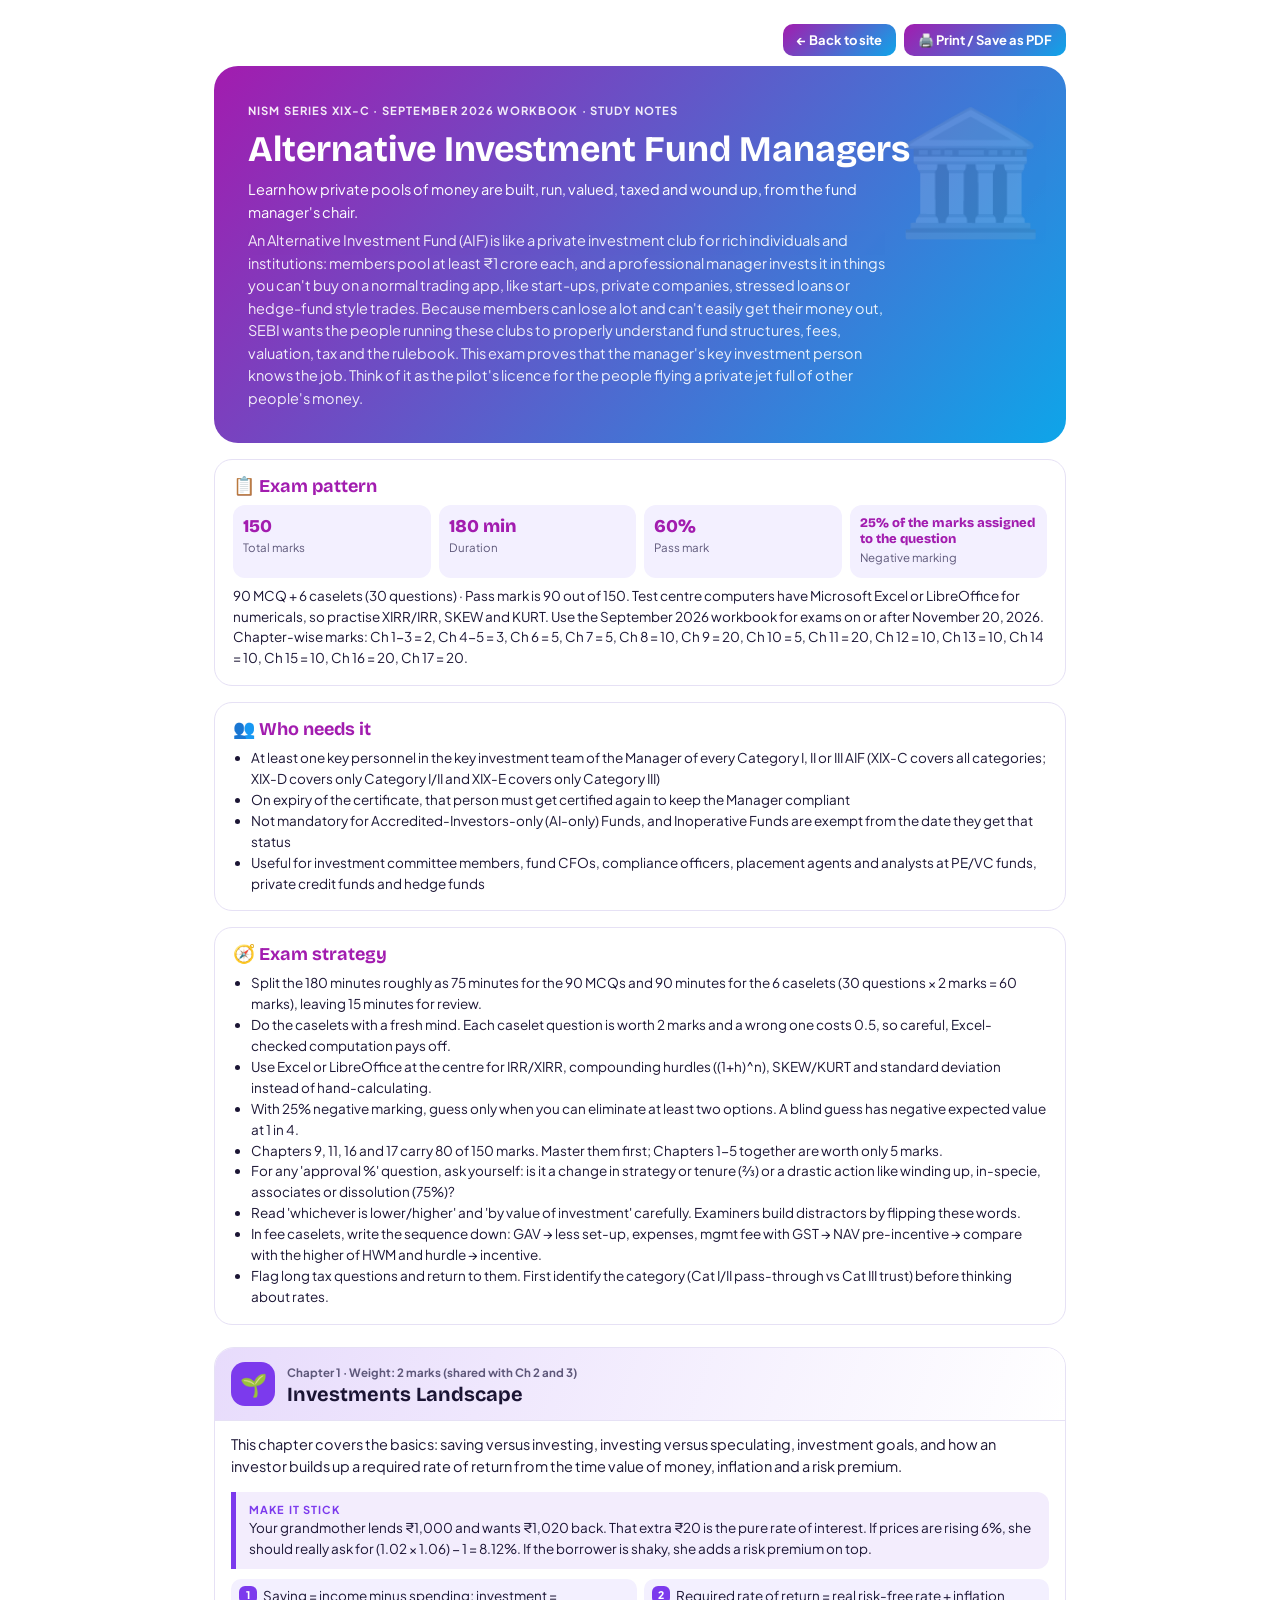
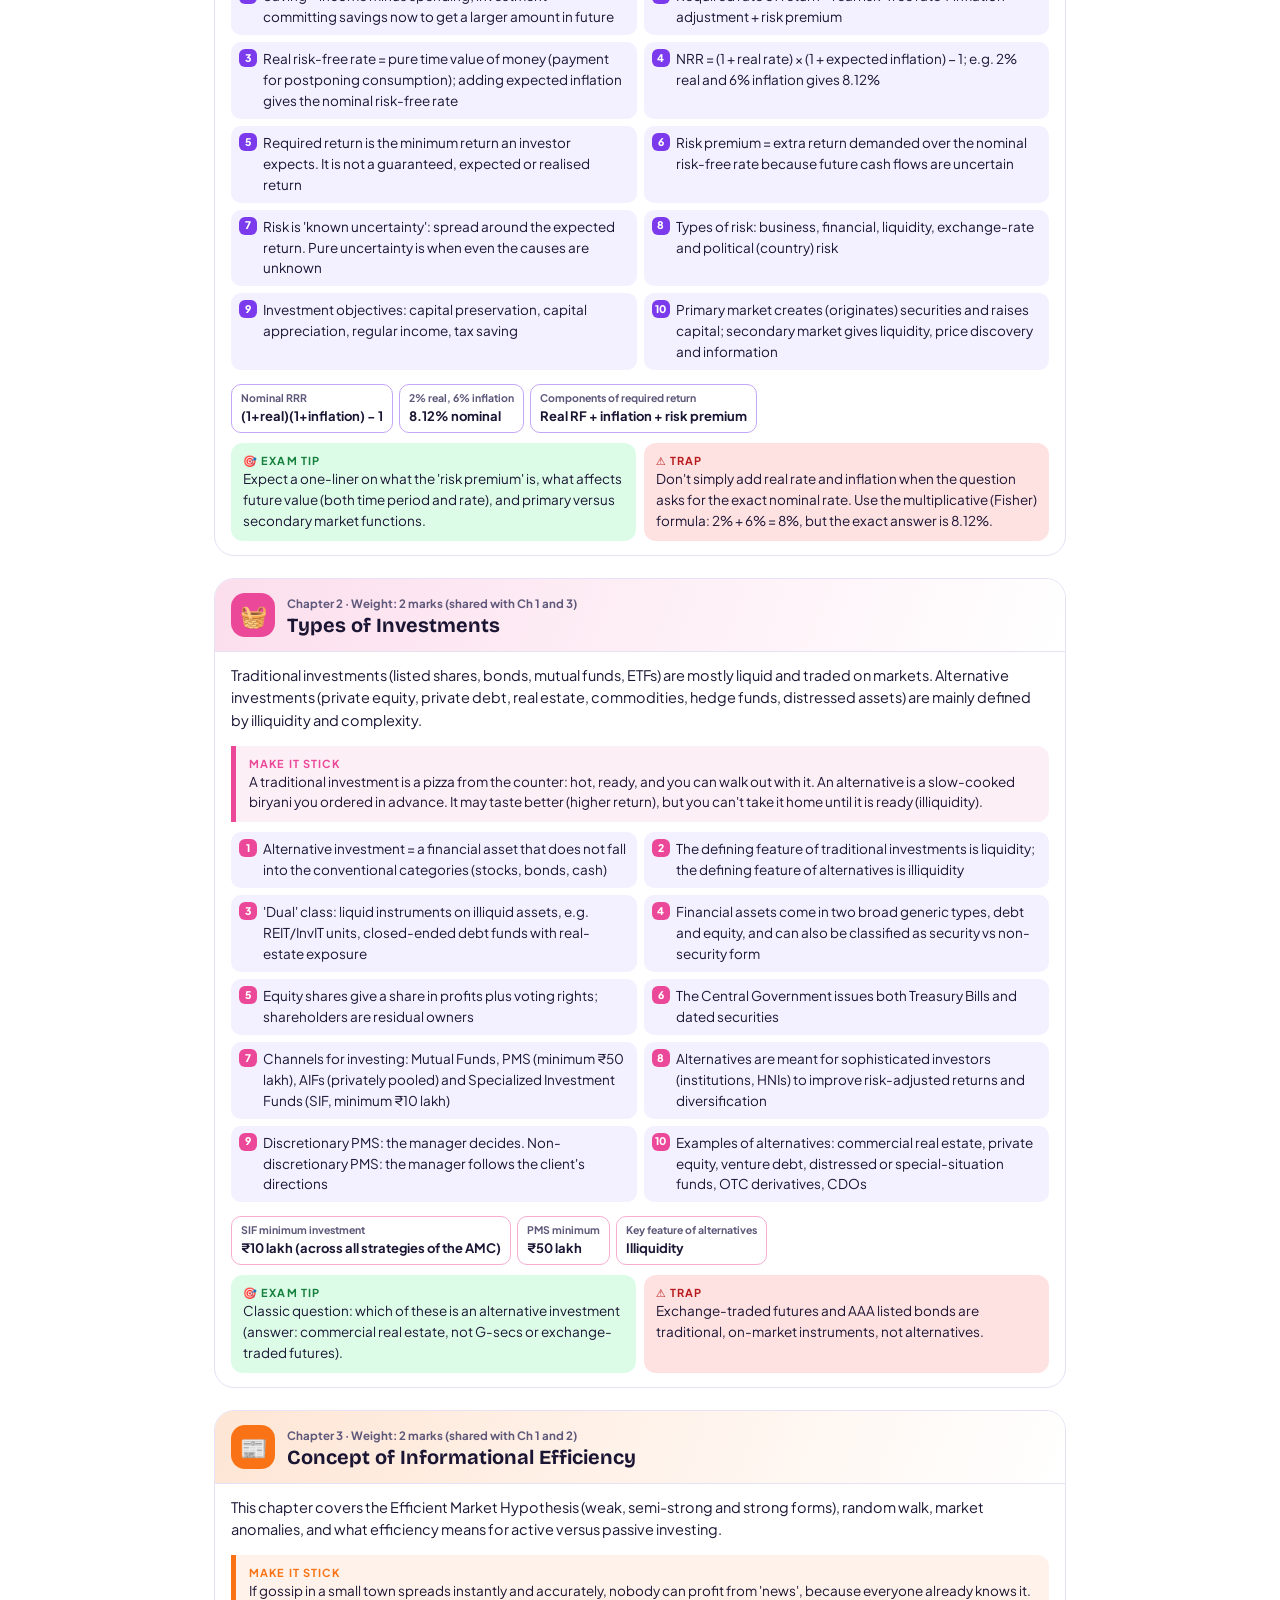
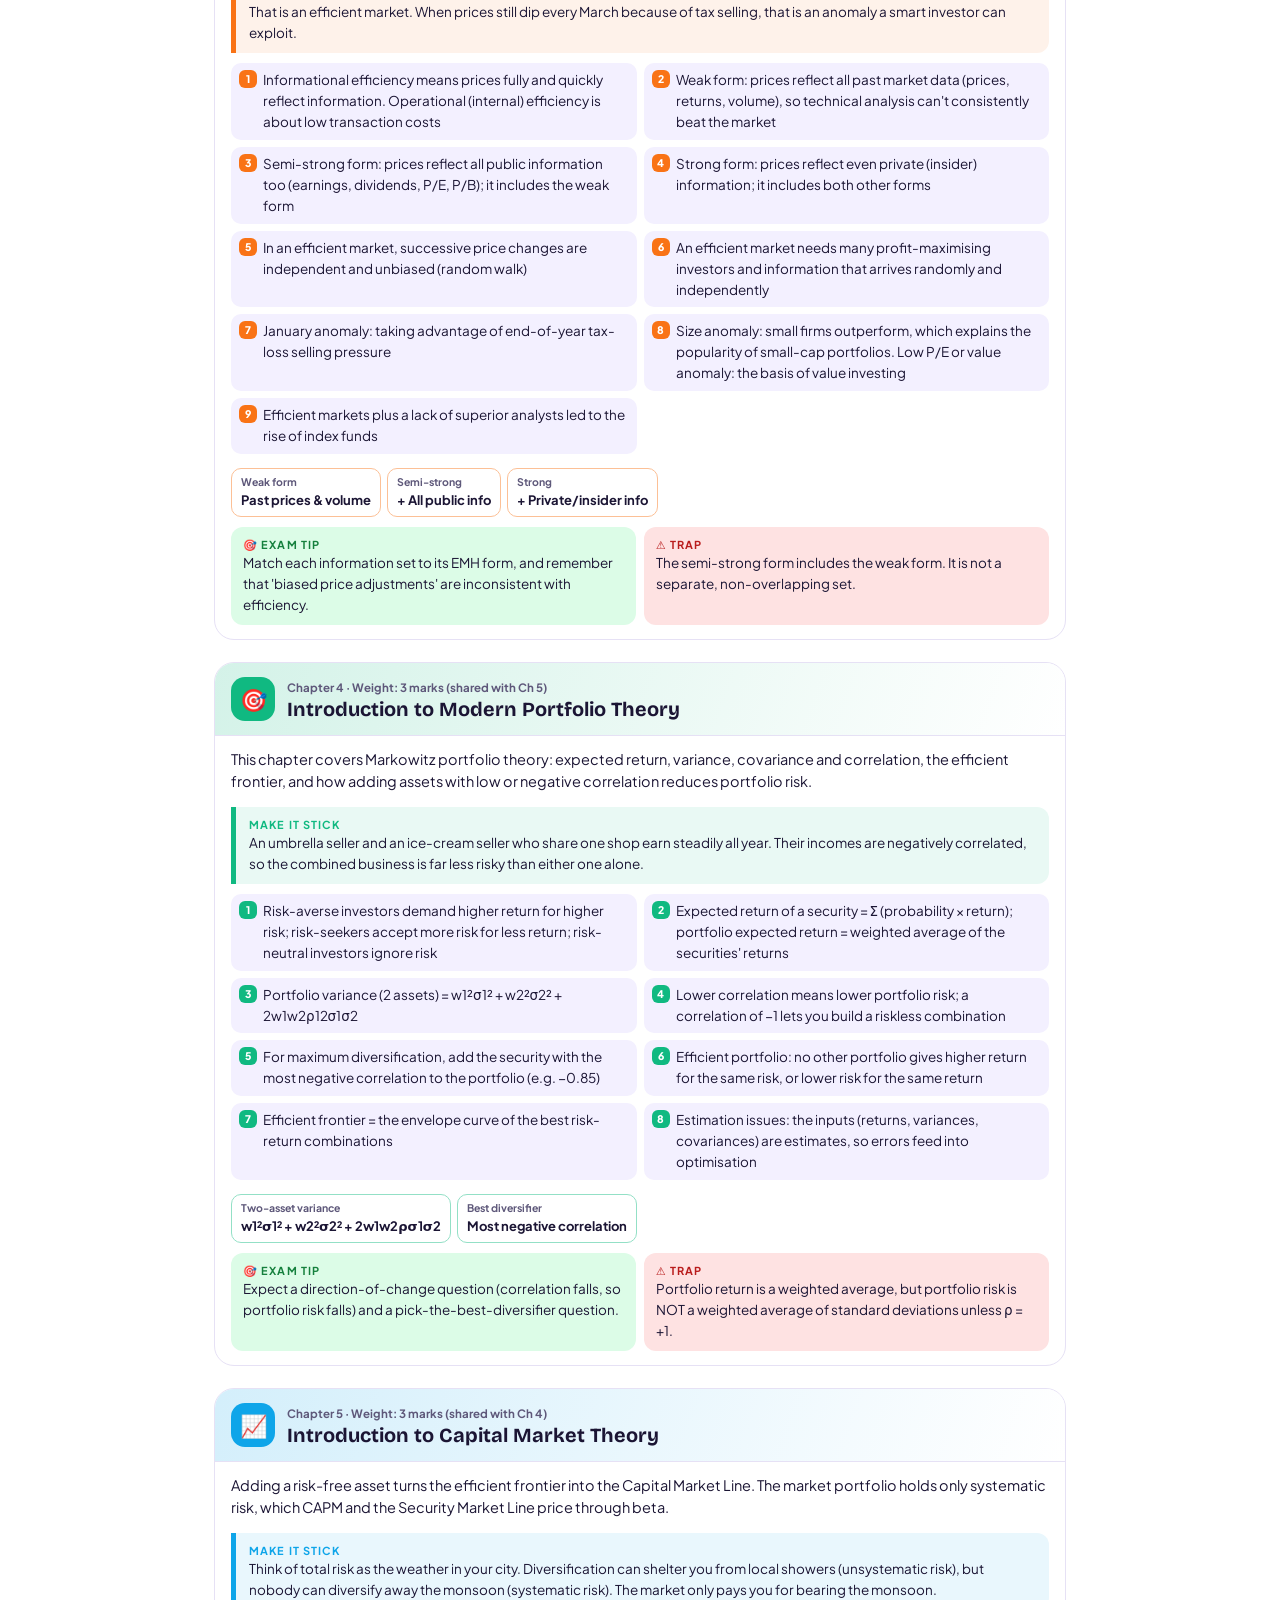
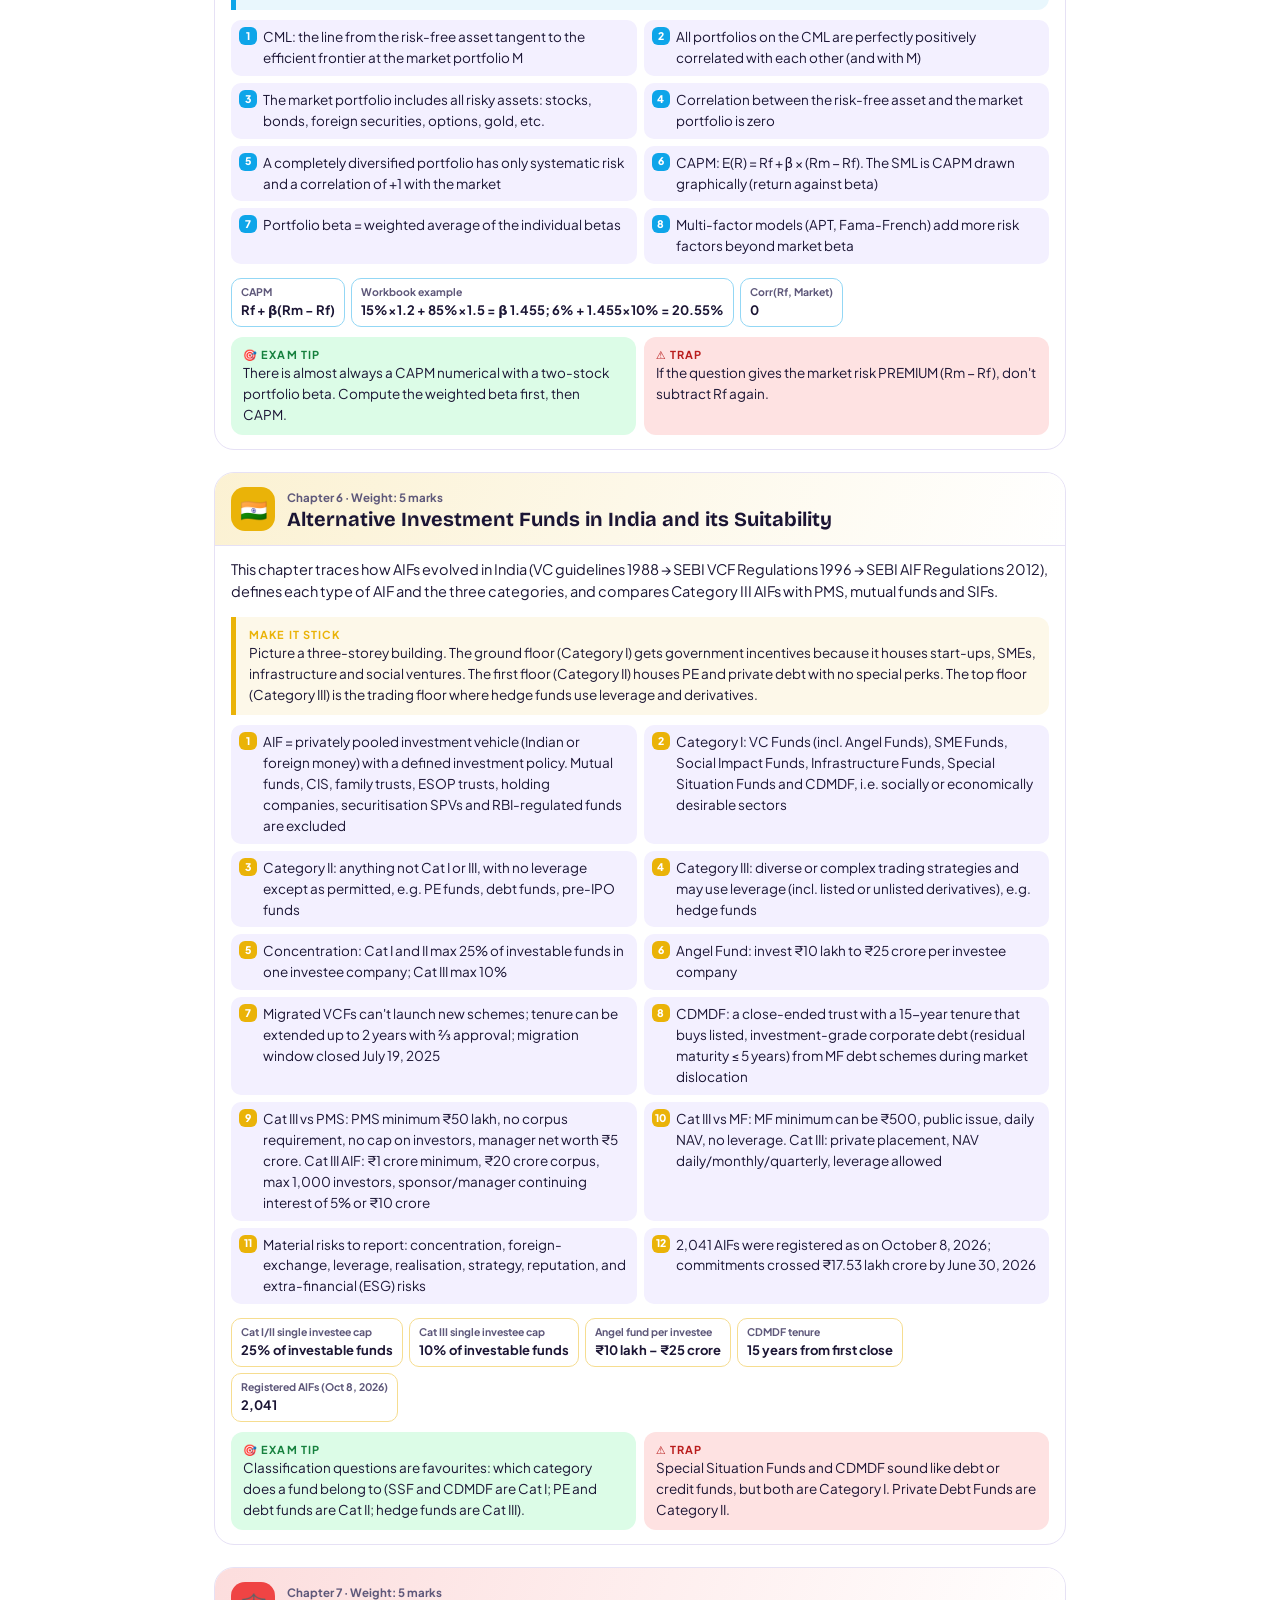
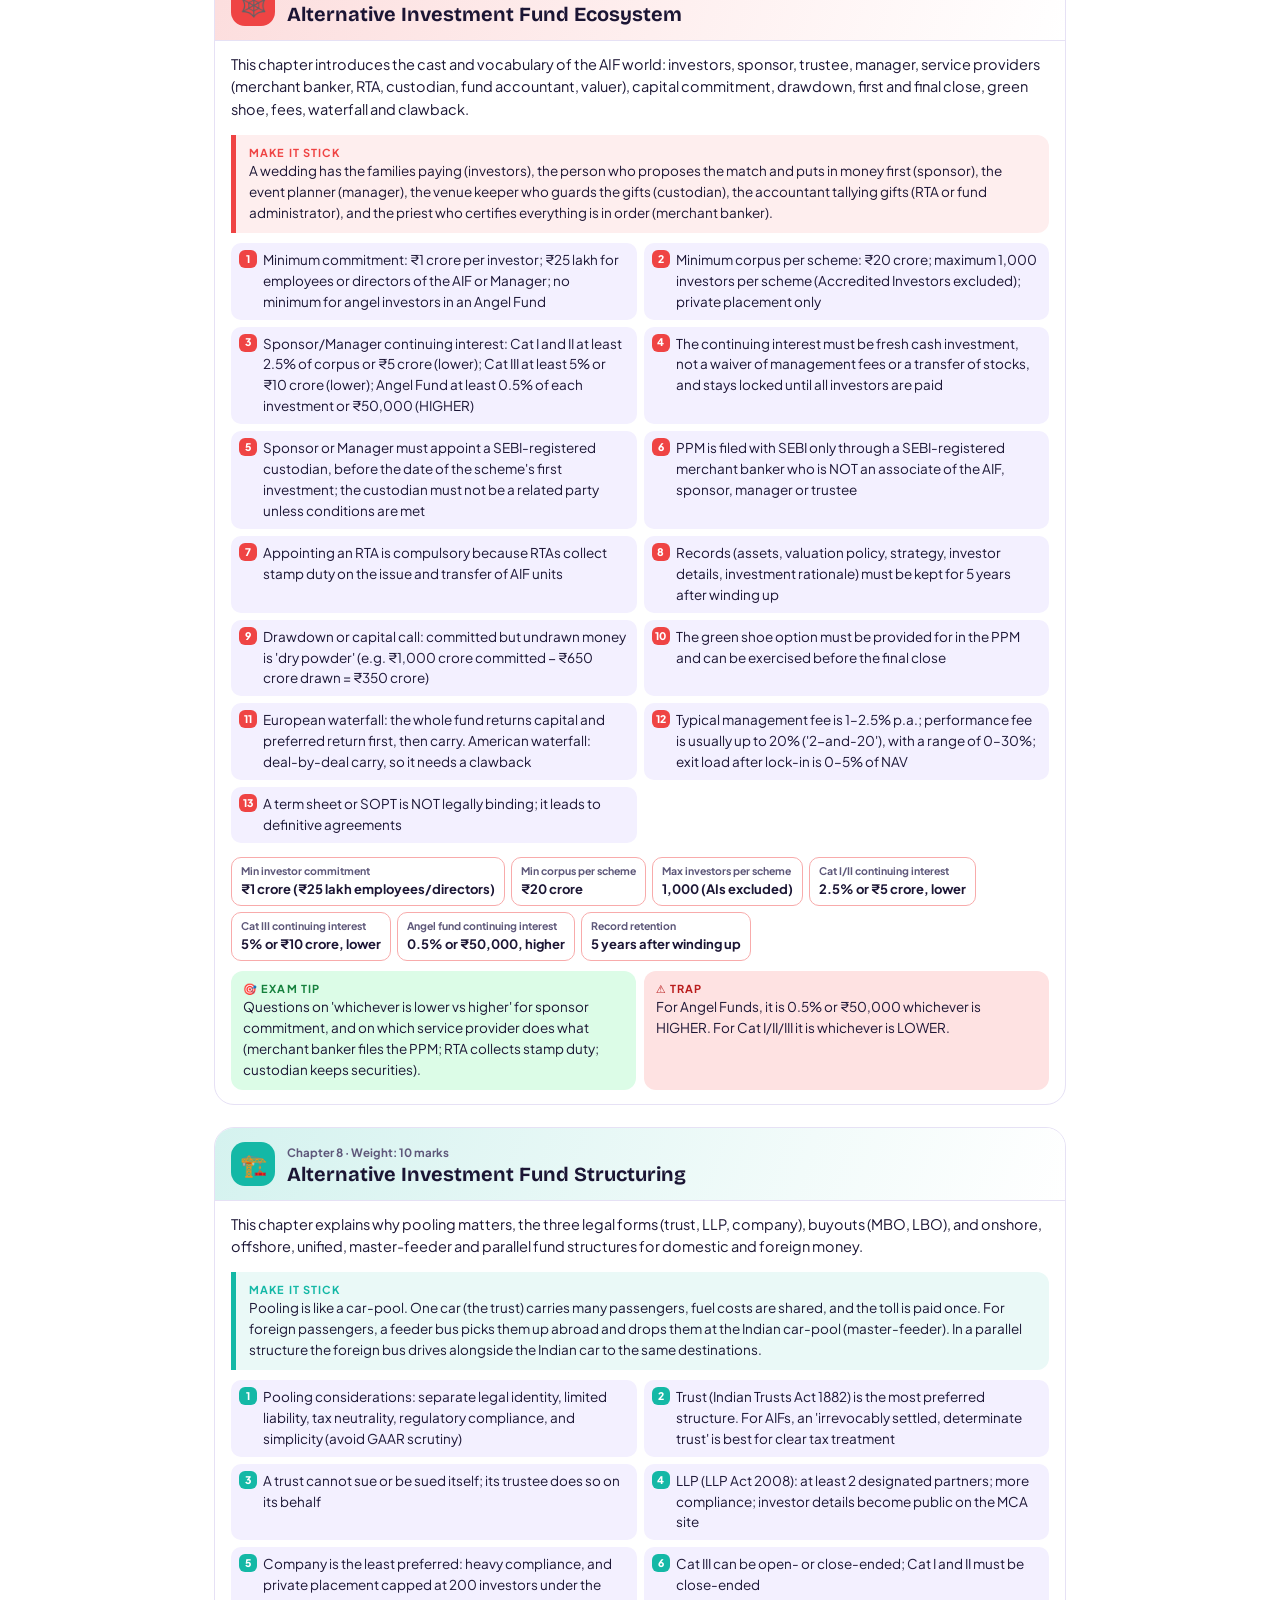
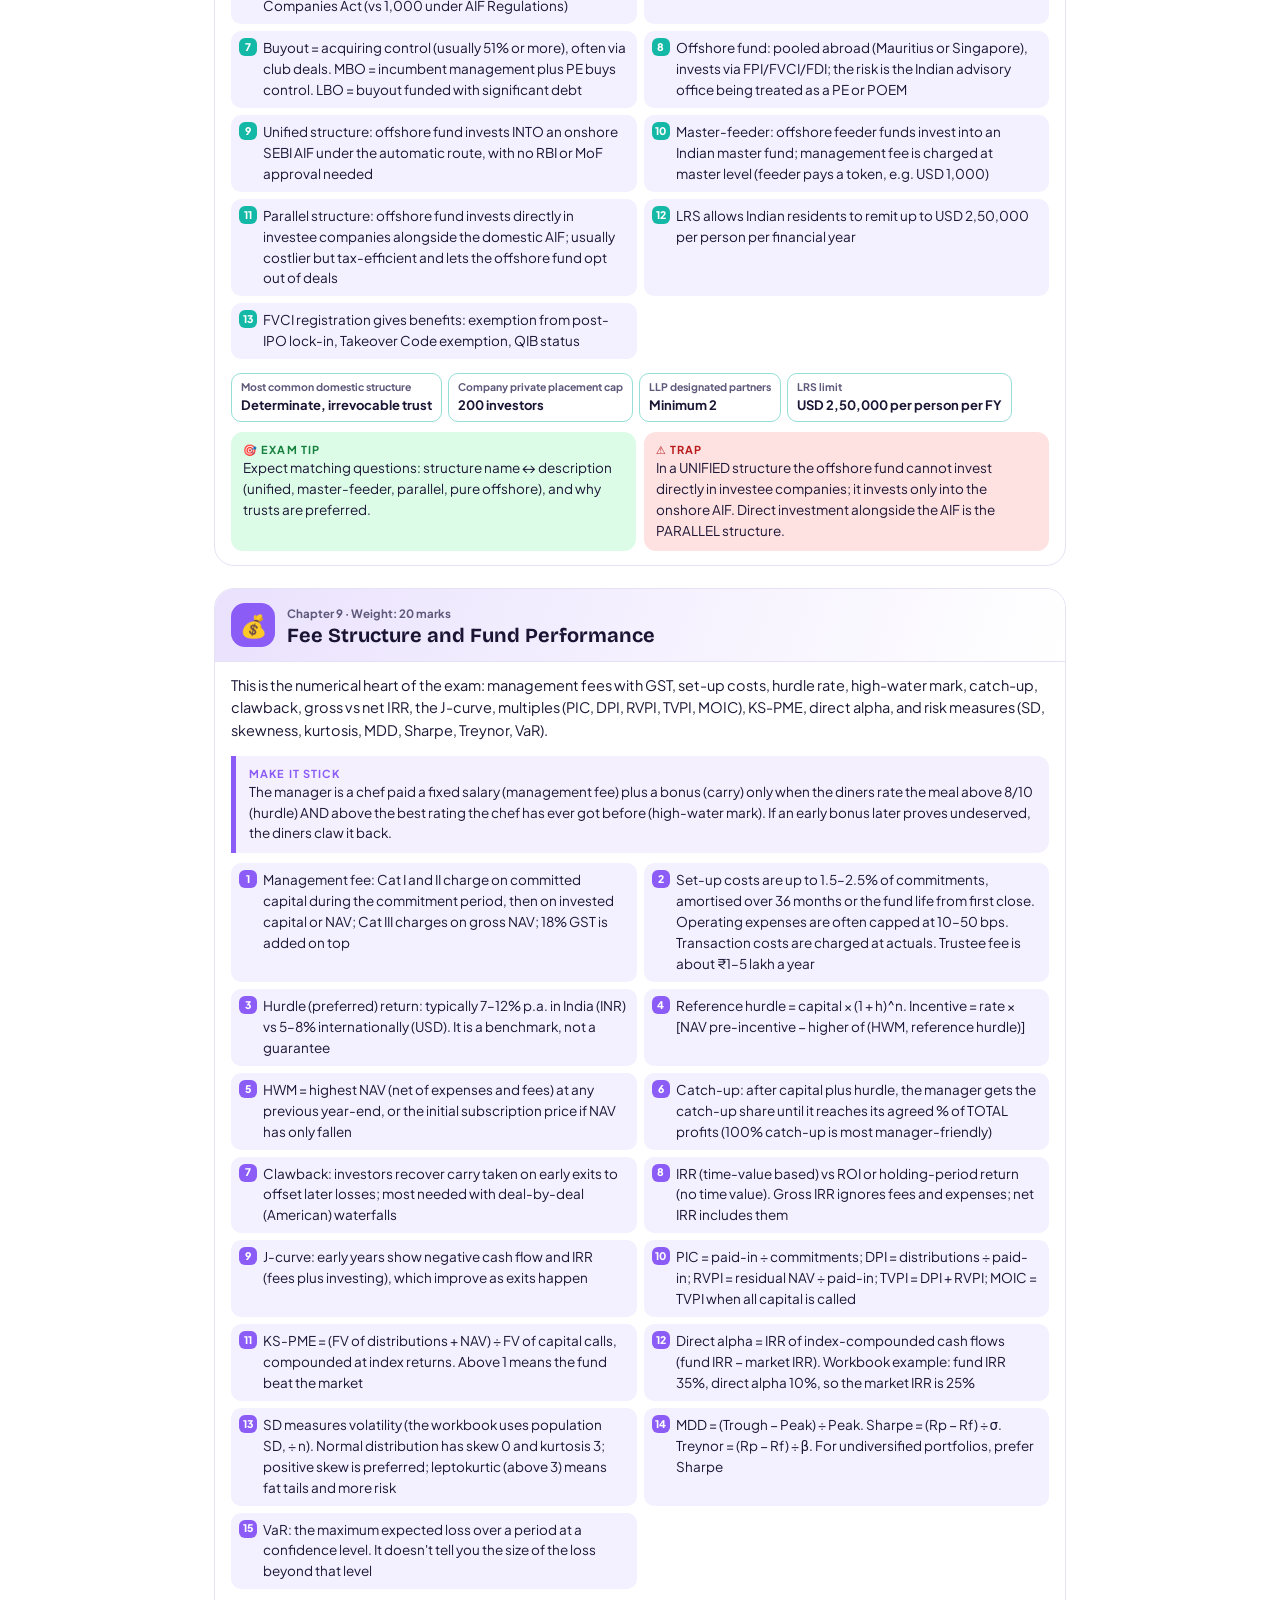
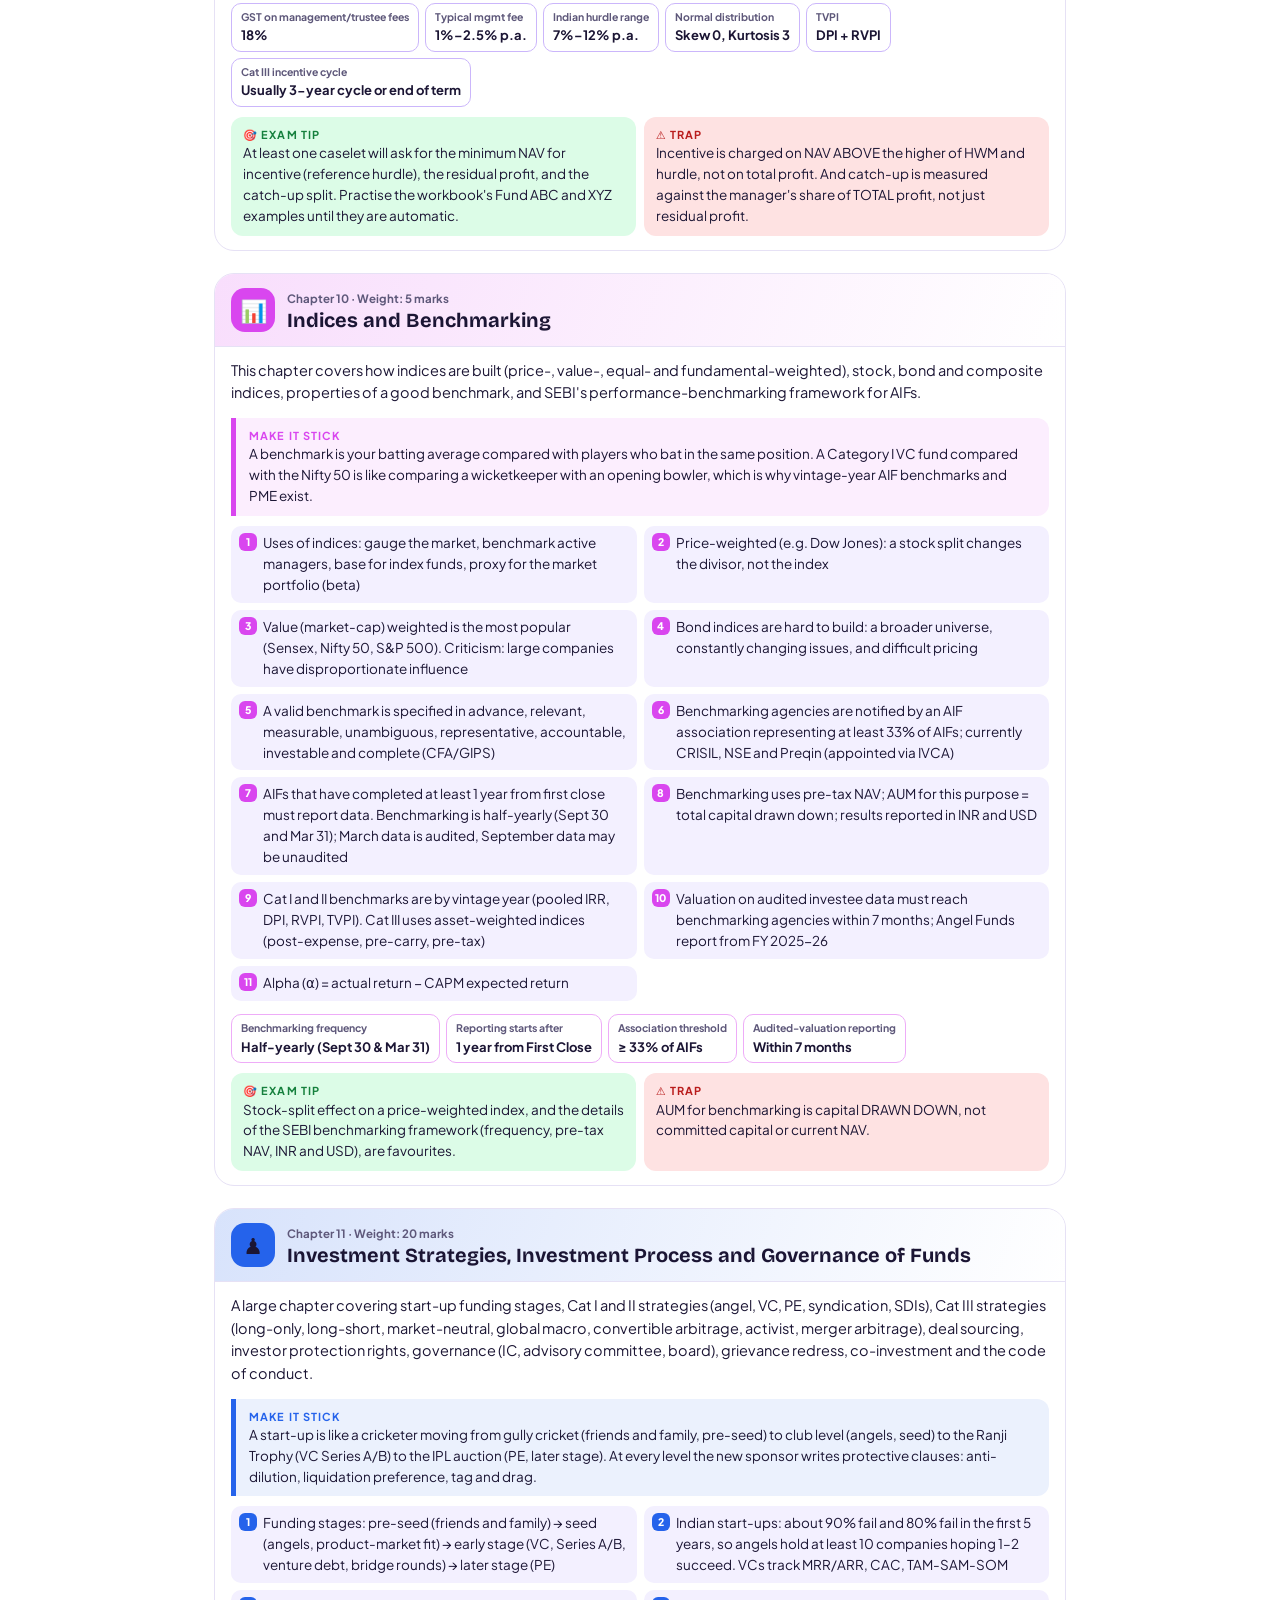
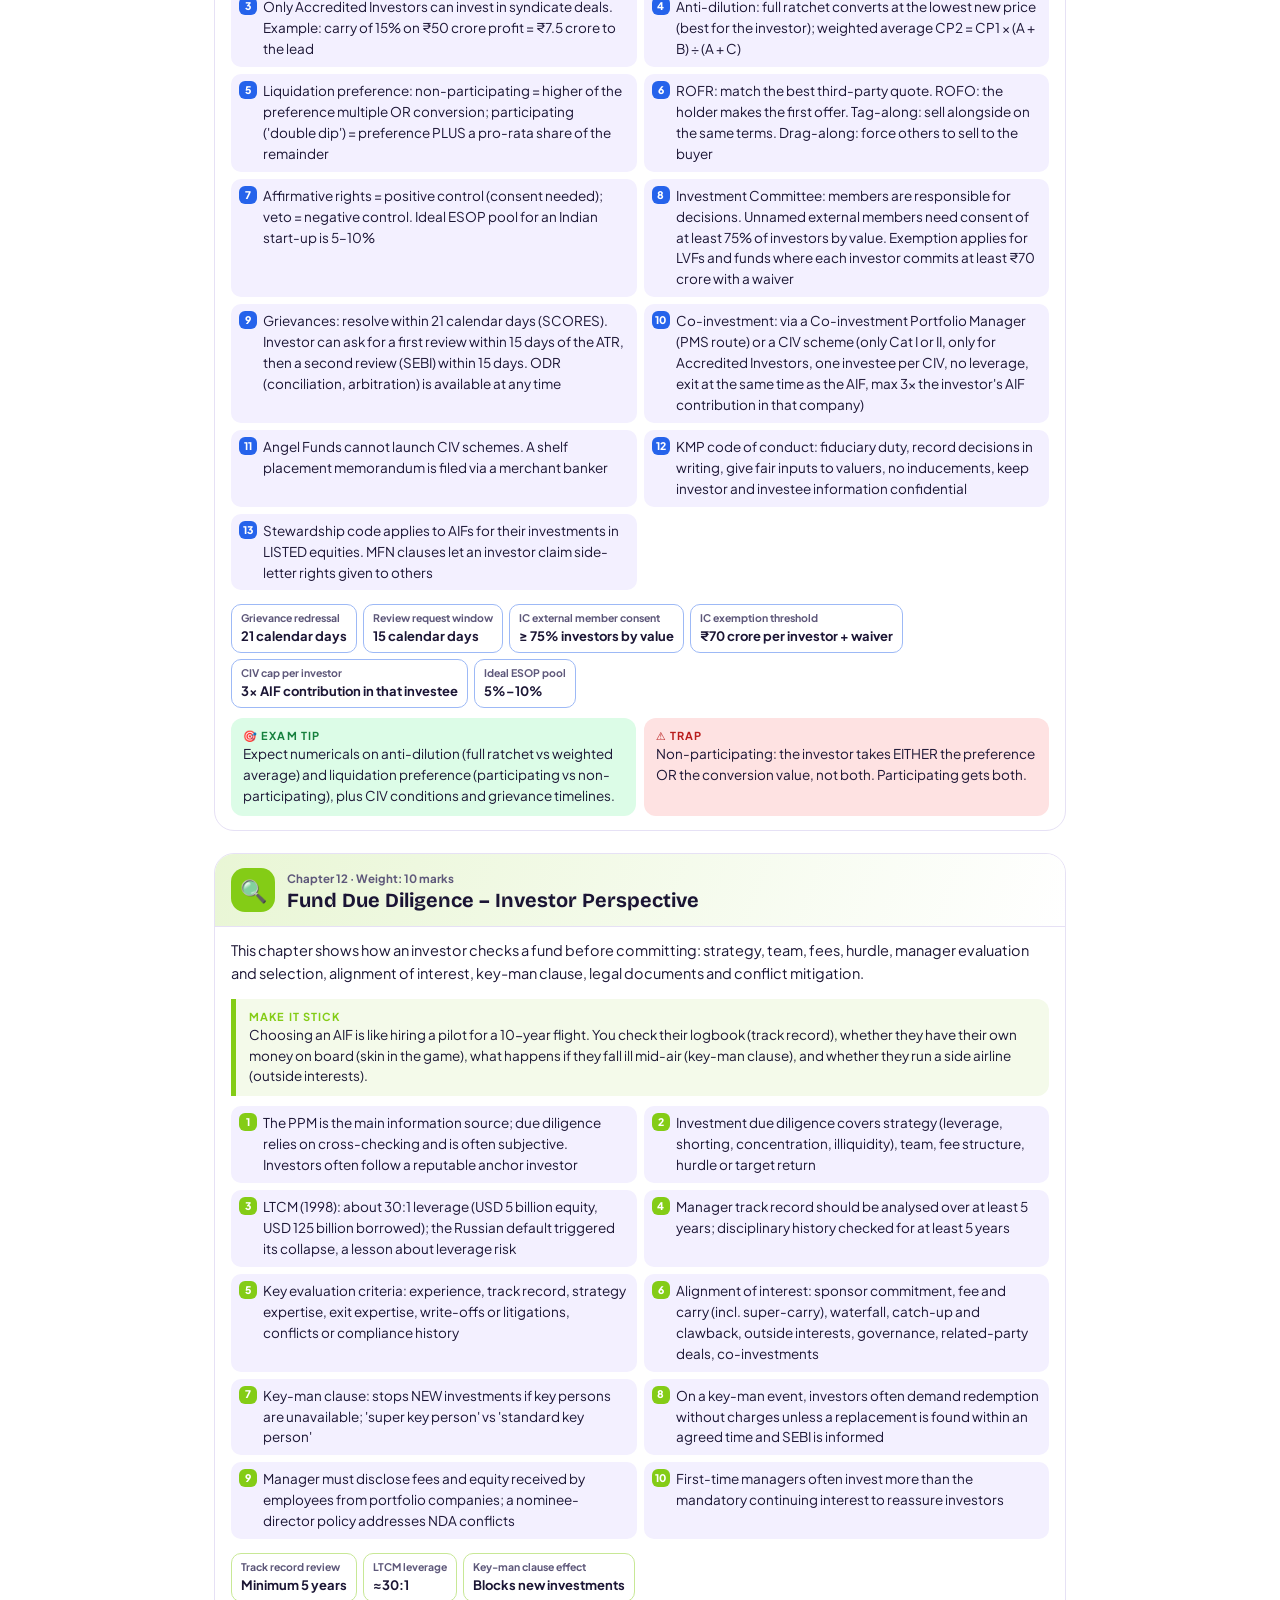
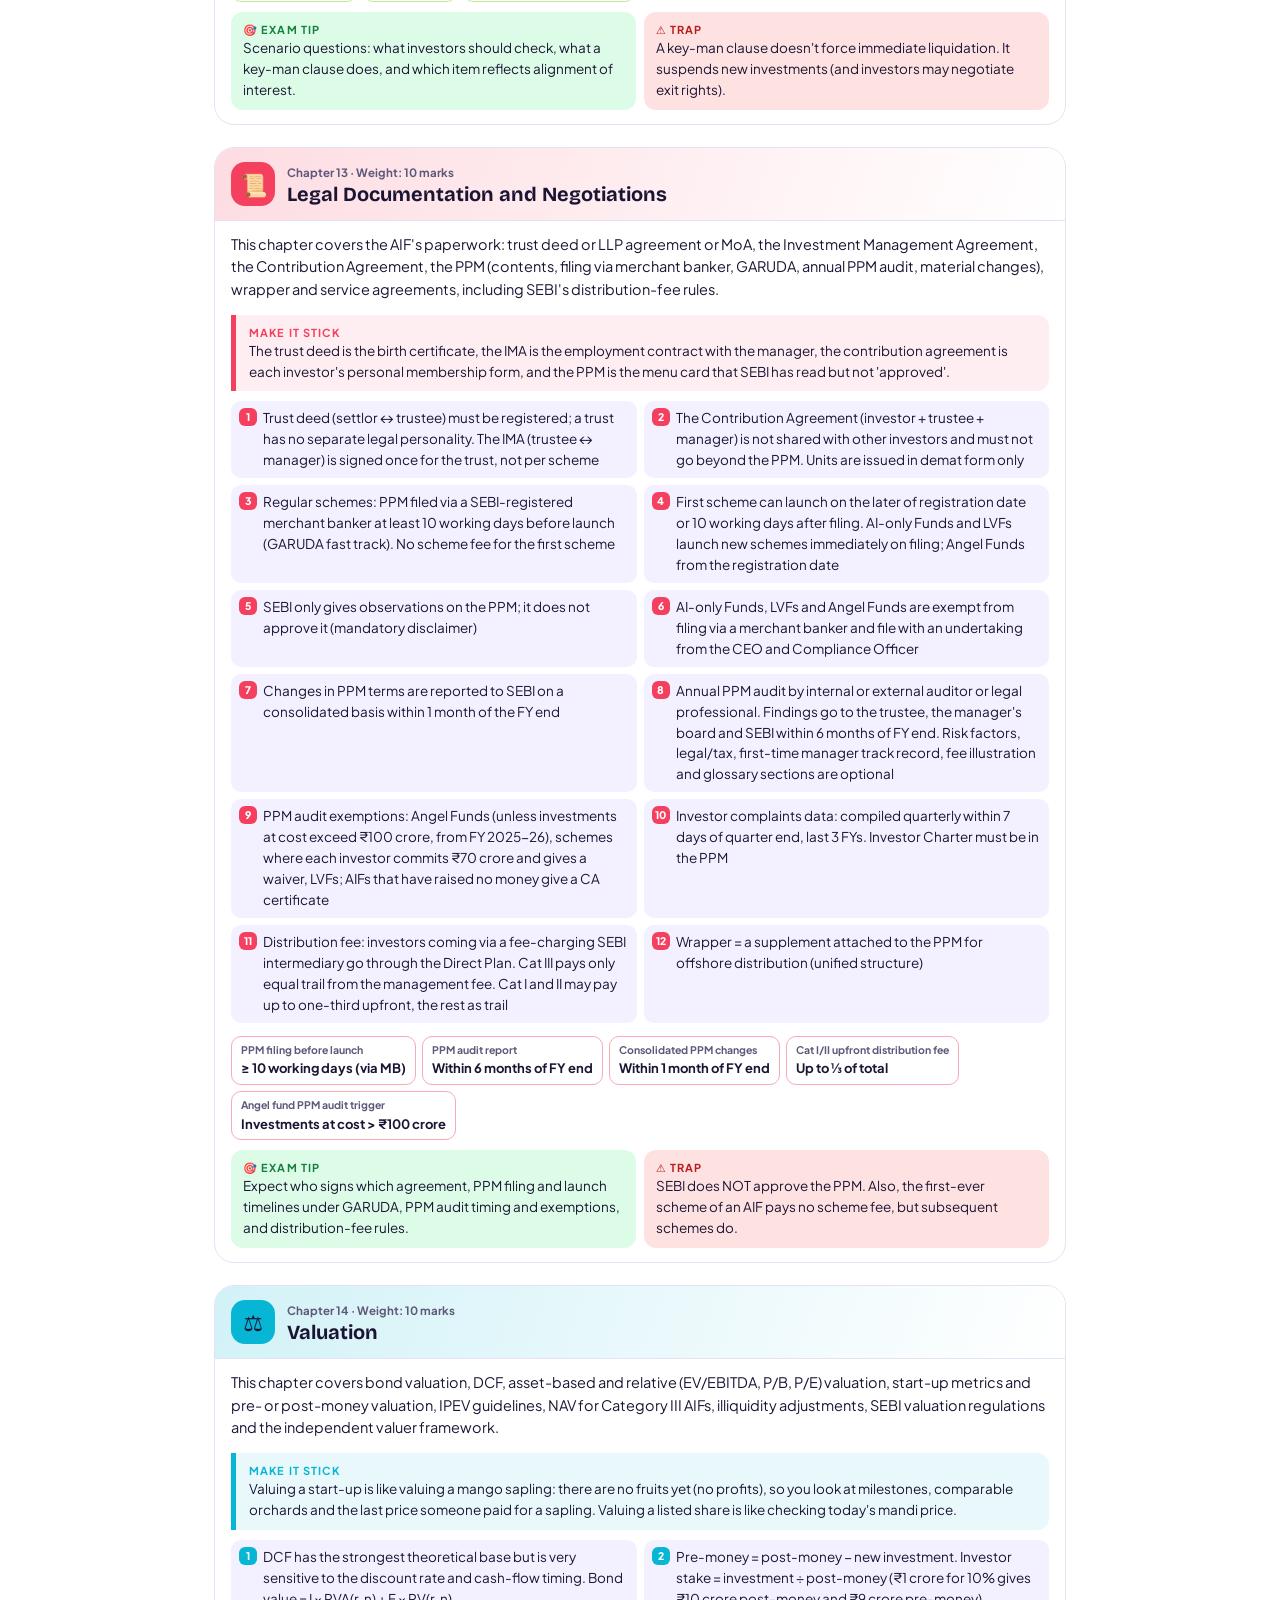
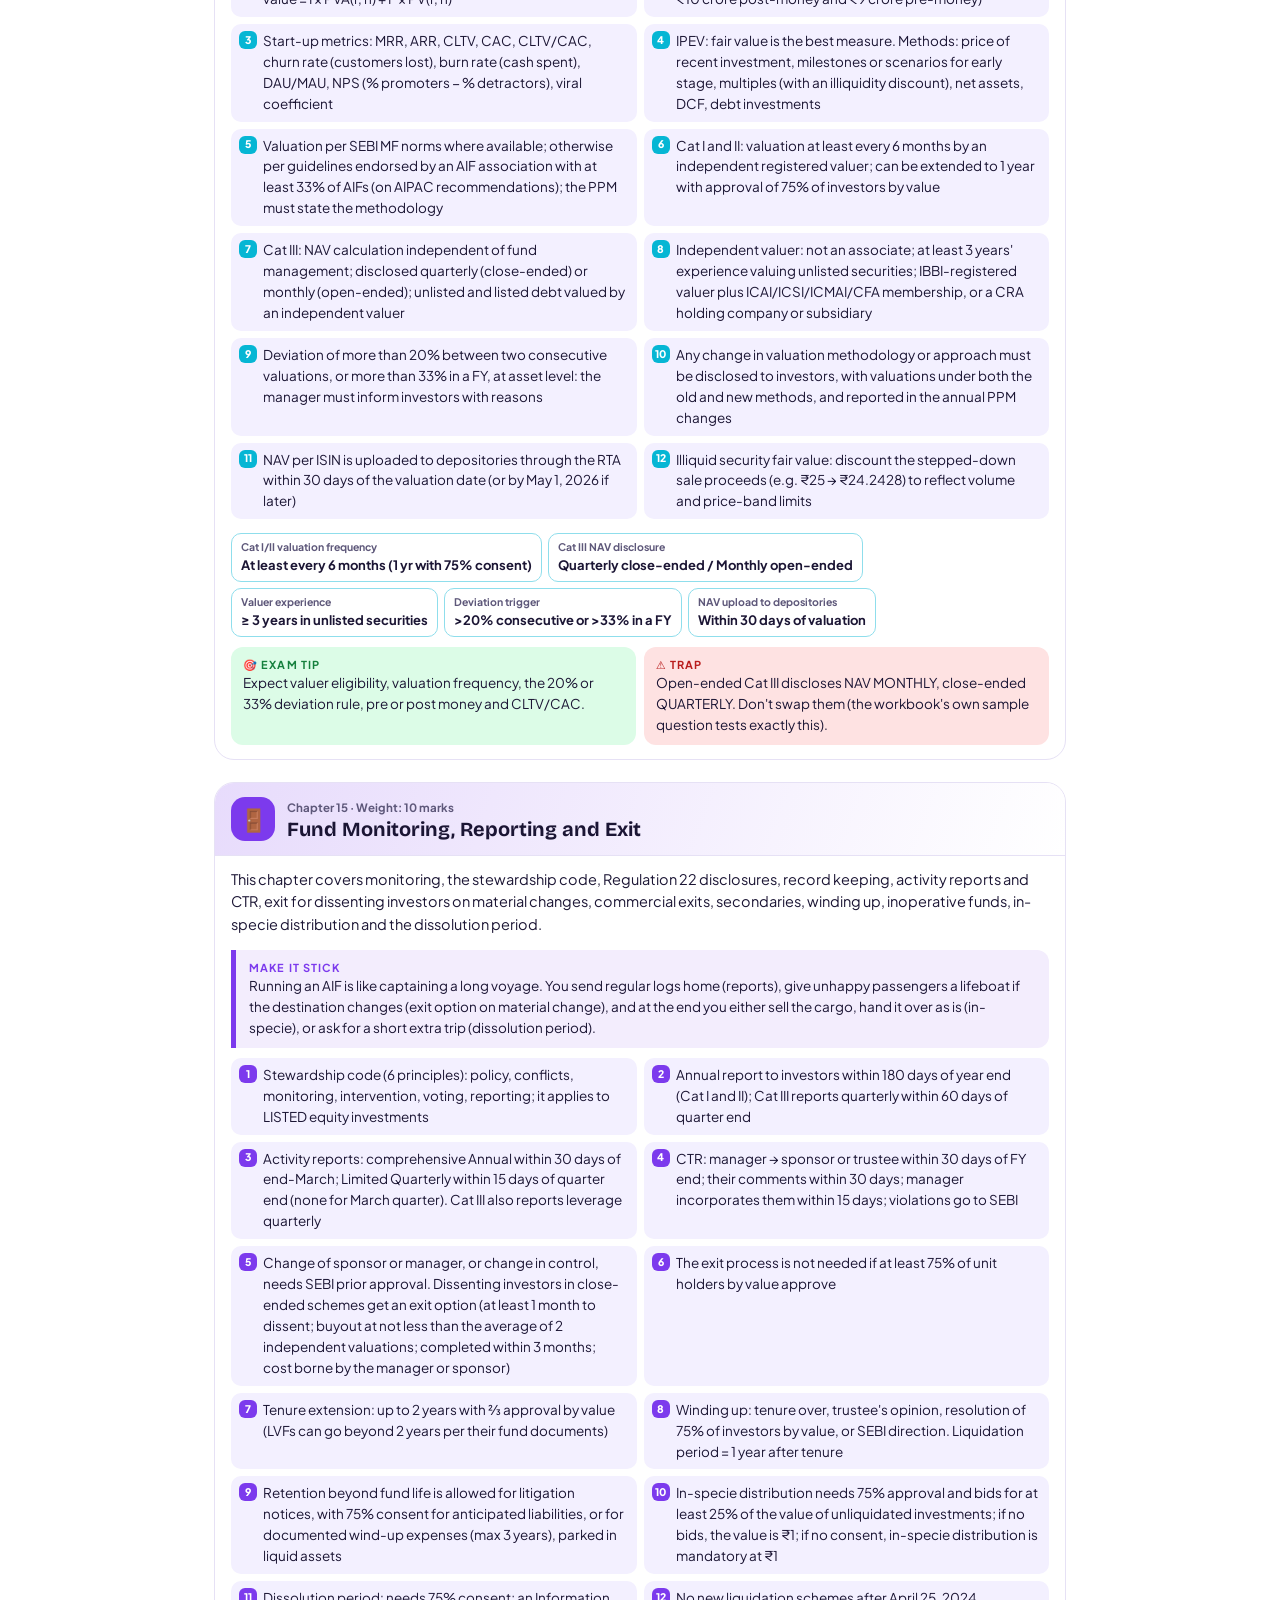
<file: notes/xixc.html>
<!doctype html><html lang="en"><head><meta charset="utf-8"><meta name="viewport" content="width=device-width,initial-scale=1">
<title>Series XIX-C Study Notes</title>
<link href="https://fonts.googleapis.com/css2?family=Bricolage+Grotesque:opsz,wght@12..96,700;12..96,800&family=Plus+Jakarta+Sans:wght@400;600;700&family=JetBrains+Mono:wght@500&display=swap" rel="stylesheet">
<style>
:root{--c1:#a21caf;--c2:#0ea5e9;--ink:#1b1534;--muted:#5e587a;--soft:#f3f0ff;--line:#e6e1f5}
*{box-sizing:border-box;-webkit-print-color-adjust:exact;print-color-adjust:exact}
body{margin:0;background:#fff;color:var(--ink);font:13.5px/1.55 "Plus Jakarta Sans",system-ui,sans-serif}
.wrap{max-width:900px;margin:0 auto;padding:24px}
h1,h2,h3{font-family:"Bricolage Grotesque",sans-serif;margin:0;line-height:1.15}
.cover{border-radius:24px;padding:34px;color:#fff;background:linear-gradient(130deg,var(--c1),var(--c2));position:relative;overflow:hidden}
.cover::after{content:"🏛️";position:absolute;right:20px;top:6px;font-size:120px;opacity:.2}
.cover small{letter-spacing:.1em;text-transform:uppercase;font-weight:700;opacity:.9}
.cover h1{font-size:36px;margin:8px 0}
.cover p{max-width:640px;margin:6px 0 0;font-size:14.5px}
.box{border:1px solid var(--line);border-radius:18px;padding:16px 18px;margin-top:16px;break-inside:avoid}
.box h3{font-size:18px;margin-bottom:8px;color:var(--c1)}
.kv{display:grid;grid-template-columns:repeat(4,1fr);gap:8px}
.kv div{background:var(--soft);border-radius:12px;padding:10px}
.kv b{display:block;font:800 18px "Bricolage Grotesque";color:var(--c1)} .kv span{font-size:11.5px;color:var(--muted)}
ul{margin:6px 0 0;padding-left:18px}
.chap{margin-top:22px;border:1px solid var(--line);border-radius:20px;padding:0 0 14px;overflow:hidden;break-inside:auto}
.chap header{display:flex;gap:12px;align-items:center;padding:14px 16px;background:linear-gradient(110deg,color-mix(in srgb,var(--hc) 18%,#fff),#fff);border-bottom:1px solid var(--line);break-after:avoid}
.chap .num{width:44px;height:44px;border-radius:14px;display:grid;place-items:center;font-size:22px;background:var(--hc);flex:none}
.chap small{color:var(--muted);font-weight:700;font-size:11.5px}
.chap h2{font-size:20px}
.chap > *:not(header){margin-left:16px;margin-right:16px}
.sum{font-size:14.5px;margin-top:12px}
.story{border-left:5px solid var(--hc);background:color-mix(in srgb,var(--hc) 9%,#fff);padding:9px 13px;border-radius:0 12px 12px 0;break-inside:avoid}
.story b,.co b{display:block;font-size:11px;letter-spacing:.1em;text-transform:uppercase;color:var(--hc)}
.kp{margin-top:10px;padding-left:0;list-style:none;counter-reset:k;display:grid;grid-template-columns:1fr 1fr;gap:7px}
.kp li{counter-increment:k;position:relative;background:var(--soft);border-radius:10px;padding:7px 10px 7px 32px;break-inside:avoid}
.kp li::before{content:counter(k);position:absolute;left:8px;top:7px;width:18px;height:18px;border-radius:6px;background:var(--hc);color:#fff;font-size:10.5px;font-weight:800;display:grid;place-items:center}
.mr{display:flex;flex-wrap:wrap;gap:6px;margin-top:6px}
.mr div{border:1.5px solid color-mix(in srgb,var(--hc) 45%,#fff);border-radius:10px;padding:5px 9px;break-inside:avoid}
.mr small{display:block;font-size:10.5px;color:var(--muted)} .mr b{font-size:13px}
.co{display:grid;grid-template-columns:1fr 1fr;gap:8px;margin-top:10px}
.co div{border-radius:12px;padding:9px 12px;break-inside:avoid}
.co .tip{background:#dcfce7} .co .tip b{color:#15803d} .co .trap{background:#fee2e2} .co .trap b{color:#b91c1c}
.grid{display:grid;grid-template-columns:1fr 1fr;gap:8px}
.f{border:1px solid var(--line);border-top:4px solid var(--c1);border-radius:12px;padding:10px 12px;break-inside:avoid}
.f code{display:block;font-family:"JetBrains Mono",monospace;background:var(--soft);padding:6px 8px;border-radius:8px;margin:5px 0;white-space:pre-wrap;font-size:12px}
.nums{display:grid;grid-template-columns:repeat(3,1fr);gap:7px}
.nums div{border:1px solid var(--line);border-radius:10px;padding:7px 10px;break-inside:avoid}
.nums b{display:block;color:var(--c2);font:800 15px "Bricolage Grotesque"} .nums span{font-size:11.5px;color:var(--muted)}
table{width:100%;border-collapse:collapse} td{border-bottom:1px solid var(--line);padding:5px 6px;vertical-align:top} td:first-child{font-weight:700;width:28%}
.qr{columns:2;column-gap:14px;padding-left:18px} .qr li{margin-bottom:5px;break-inside:avoid}
.pb{break-before:page}
.bar{display:flex;gap:8px;justify-content:flex-end;margin-bottom:10px}
.bar button,.bar a{font:700 13px "Plus Jakarta Sans";padding:8px 14px;border-radius:10px;border:0;background:linear-gradient(135deg,var(--c1),var(--c2));color:#fff;text-decoration:none;cursor:pointer}
@media (max-width:640px){.qr{columns:1}.kp,.grid,.co{grid-template-columns:1fr}.nums,.kv{grid-template-columns:1fr 1fr}.wrap{padding:16px}}
@media print{.bar{display:none}.wrap{padding:0}@page{margin:12mm}}
</style></head><body><div class="wrap">
<div class="bar"><a href="../index.html#/exam/xixc">← Back to site</a><button onclick="print()">🖨️ Print / Save as PDF</button></div>
<div class="cover"><small>NISM Series XIX-C · September 2026 workbook · Study notes</small><h1>Alternative Investment Fund Managers</h1><p>Learn how private pools of money are built, run, valued, taxed and wound up, from the fund manager&#39;s chair.</p><p style="opacity:.9">An Alternative Investment Fund (AIF) is like a private investment club for rich individuals and institutions: members pool at least ₹1 crore each, and a professional manager invests it in things you can&#39;t buy on a normal trading app, like start-ups, private companies, stressed loans or hedge-fund style trades. Because members can lose a lot and can&#39;t easily get their money out, SEBI wants the people running these clubs to properly understand fund structures, fees, valuation, tax and the rulebook. This exam proves that the manager&#39;s key investment person knows the job. Think of it as the pilot&#39;s licence for the people flying a private jet full of other people&#39;s money.</p></div>
<div class="box"><h3>📋 Exam pattern</h3><div class="kv"><div><b>150</b><span>Total marks</span></div><div><b>180 min</b><span>Duration</span></div><div><b>60%</b><span>Pass mark</span></div><div><b style="font-size:13px">25% of the marks assigned to the question</b><span>Negative marking</span></div></div>
<p style="margin:8px 0 0">90 MCQ + 6 caselets (30 questions) · Pass mark is 90 out of 150. Test centre computers have Microsoft Excel or LibreOffice for numericals, so practise XIRR/IRR, SKEW and KURT. Use the September 2026 workbook for exams on or after November 20, 2026. Chapter-wise marks: Ch 1-3 = 2, Ch 4-5 = 3, Ch 6 = 5, Ch 7 = 5, Ch 8 = 10, Ch 9 = 20, Ch 10 = 5, Ch 11 = 20, Ch 12 = 10, Ch 13 = 10, Ch 14 = 10, Ch 15 = 10, Ch 16 = 20, Ch 17 = 20.</p></div>
<div class="box"><h3>👥 Who needs it</h3><ul><li>At least one key personnel in the key investment team of the Manager of every Category I, II or III AIF (XIX-C covers all categories; XIX-D covers only Category I/II and XIX-E covers only Category III)</li><li>On expiry of the certificate, that person must get certified again to keep the Manager compliant</li><li>Not mandatory for Accredited-Investors-only (AI-only) Funds, and Inoperative Funds are exempt from the date they get that status</li><li>Useful for investment committee members, fund CFOs, compliance officers, placement agents and analysts at PE/VC funds, private credit funds and hedge funds</li></ul></div>
<div class="box"><h3>🧭 Exam strategy</h3><ul><li>Split the 180 minutes roughly as 75 minutes for the 90 MCQs and 90 minutes for the 6 caselets (30 questions × 2 marks = 60 marks), leaving 15 minutes for review.</li><li>Do the caselets with a fresh mind. Each caselet question is worth 2 marks and a wrong one costs 0.5, so careful, Excel-checked computation pays off.</li><li>Use Excel or LibreOffice at the centre for IRR/XIRR, compounding hurdles ((1+h)^n), SKEW/KURT and standard deviation instead of hand-calculating.</li><li>With 25% negative marking, guess only when you can eliminate at least two options. A blind guess has negative expected value at 1 in 4.</li><li>Chapters 9, 11, 16 and 17 carry 80 of 150 marks. Master them first; Chapters 1-5 together are worth only 5 marks.</li><li>For any &#39;approval %&#39; question, ask yourself: is it a change in strategy or tenure (⅔) or a drastic action like winding up, in-specie, associates or dissolution (75%)?</li><li>Read &#39;whichever is lower/higher&#39; and &#39;by value of investment&#39; carefully. Examiners build distractors by flipping these words.</li><li>In fee caselets, write the sequence down: GAV → less set-up, expenses, mgmt fee with GST → NAV pre-incentive → compare with the higher of HWM and hurdle → incentive.</li><li>Flag long tax questions and return to them. First identify the category (Cat I/II pass-through vs Cat III trust) before thinking about rates.</li></ul></div>
<section class="chap" style="--hc:#7c3aed">
      <header><div class="num">🌱</div><div><small>Chapter 1 · Weight: 2 marks (shared with Ch 2 and 3)</small><h2>Investments Landscape</h2></div></header>
      <p class="sum">This chapter covers the basics: saving versus investing, investing versus speculating, investment goals, and how an investor builds up a required rate of return from the time value of money, inflation and a risk premium.</p>
      <div class="story"><b>Make it stick</b>Your grandmother lends ₹1,000 and wants ₹1,020 back. That extra ₹20 is the pure rate of interest. If prices are rising 6%, she should really ask for (1.02 × 1.06) − 1 = 8.12%. If the borrower is shaky, she adds a risk premium on top.</div>
      <ol class="kp"><li>Saving = income minus spending; investment = committing savings now to get a larger amount in future</li><li>Required rate of return = real risk-free rate + inflation adjustment + risk premium</li><li>Real risk-free rate = pure time value of money (payment for postponing consumption); adding expected inflation gives the nominal risk-free rate</li><li>NRR = (1 + real rate) × (1 + expected inflation) − 1; e.g. 2% real and 6% inflation gives 8.12%</li><li>Required return is the minimum return an investor expects. It is not a guaranteed, expected or realised return</li><li>Risk premium = extra return demanded over the nominal risk-free rate because future cash flows are uncertain</li><li>Risk is &#39;known uncertainty&#39;: spread around the expected return. Pure uncertainty is when even the causes are unknown</li><li>Types of risk: business, financial, liquidity, exchange-rate and political (country) risk</li><li>Investment objectives: capital preservation, capital appreciation, regular income, tax saving</li><li>Primary market creates (originates) securities and raises capital; secondary market gives liquidity, price discovery and information</li></ol>
      <div class="mr"><div><small>Nominal RRR</small><b>(1+real)(1+inflation) − 1</b></div><div><small>2% real, 6% inflation</small><b>8.12% nominal</b></div><div><small>Components of required return</small><b>Real RF + inflation + risk premium</b></div></div>
      <div class="co"><div class="tip"><b>🎯 Exam tip</b>Expect a one-liner on what the &#39;risk premium&#39; is, what affects future value (both time period and rate), and primary versus secondary market functions.</div><div class="trap"><b>⚠️ Trap</b>Don&#39;t simply add real rate and inflation when the question asks for the exact nominal rate. Use the multiplicative (Fisher) formula: 2% + 6% = 8%, but the exact answer is 8.12%.</div></div>
    </section><section class="chap" style="--hc:#ec4899">
      <header><div class="num">🧺</div><div><small>Chapter 2 · Weight: 2 marks (shared with Ch 1 and 3)</small><h2>Types of Investments</h2></div></header>
      <p class="sum">Traditional investments (listed shares, bonds, mutual funds, ETFs) are mostly liquid and traded on markets. Alternative investments (private equity, private debt, real estate, commodities, hedge funds, distressed assets) are mainly defined by illiquidity and complexity.</p>
      <div class="story"><b>Make it stick</b>A traditional investment is a pizza from the counter: hot, ready, and you can walk out with it. An alternative is a slow-cooked biryani you ordered in advance. It may taste better (higher return), but you can&#39;t take it home until it is ready (illiquidity).</div>
      <ol class="kp"><li>Alternative investment = a financial asset that does not fall into the conventional categories (stocks, bonds, cash)</li><li>The defining feature of traditional investments is liquidity; the defining feature of alternatives is illiquidity</li><li>&#39;Dual&#39; class: liquid instruments on illiquid assets, e.g. REIT/InvIT units, closed-ended debt funds with real-estate exposure</li><li>Financial assets come in two broad generic types, debt and equity, and can also be classified as security vs non-security form</li><li>Equity shares give a share in profits plus voting rights; shareholders are residual owners</li><li>The Central Government issues both Treasury Bills and dated securities</li><li>Channels for investing: Mutual Funds, PMS (minimum ₹50 lakh), AIFs (privately pooled) and Specialized Investment Funds (SIF, minimum ₹10 lakh)</li><li>Alternatives are meant for sophisticated investors (institutions, HNIs) to improve risk-adjusted returns and diversification</li><li>Discretionary PMS: the manager decides. Non-discretionary PMS: the manager follows the client&#39;s directions</li><li>Examples of alternatives: commercial real estate, private equity, venture debt, distressed or special-situation funds, OTC derivatives, CDOs</li></ol>
      <div class="mr"><div><small>SIF minimum investment</small><b>₹10 lakh (across all strategies of the AMC)</b></div><div><small>PMS minimum</small><b>₹50 lakh</b></div><div><small>Key feature of alternatives</small><b>Illiquidity</b></div></div>
      <div class="co"><div class="tip"><b>🎯 Exam tip</b>Classic question: which of these is an alternative investment (answer: commercial real estate, not G-secs or exchange-traded futures).</div><div class="trap"><b>⚠️ Trap</b>Exchange-traded futures and AAA listed bonds are traditional, on-market instruments, not alternatives.</div></div>
    </section><section class="chap" style="--hc:#f97316">
      <header><div class="num">📰</div><div><small>Chapter 3 · Weight: 2 marks (shared with Ch 1 and 2)</small><h2>Concept of Informational Efficiency</h2></div></header>
      <p class="sum">This chapter covers the Efficient Market Hypothesis (weak, semi-strong and strong forms), random walk, market anomalies, and what efficiency means for active versus passive investing.</p>
      <div class="story"><b>Make it stick</b>If gossip in a small town spreads instantly and accurately, nobody can profit from &#39;news&#39;, because everyone already knows it. That is an efficient market. When prices still dip every March because of tax selling, that is an anomaly a smart investor can exploit.</div>
      <ol class="kp"><li>Informational efficiency means prices fully and quickly reflect information. Operational (internal) efficiency is about low transaction costs</li><li>Weak form: prices reflect all past market data (prices, returns, volume), so technical analysis can&#39;t consistently beat the market</li><li>Semi-strong form: prices reflect all public information too (earnings, dividends, P/E, P/B); it includes the weak form</li><li>Strong form: prices reflect even private (insider) information; it includes both other forms</li><li>In an efficient market, successive price changes are independent and unbiased (random walk)</li><li>An efficient market needs many profit-maximising investors and information that arrives randomly and independently</li><li>January anomaly: taking advantage of end-of-year tax-loss selling pressure</li><li>Size anomaly: small firms outperform, which explains the popularity of small-cap portfolios. Low P/E or value anomaly: the basis of value investing</li><li>Efficient markets plus a lack of superior analysts led to the rise of index funds</li></ol>
      <div class="mr"><div><small>Weak form</small><b>Past prices &amp; volume</b></div><div><small>Semi-strong</small><b>+ All public info</b></div><div><small>Strong</small><b>+ Private/insider info</b></div></div>
      <div class="co"><div class="tip"><b>🎯 Exam tip</b>Match each information set to its EMH form, and remember that &#39;biased price adjustments&#39; are inconsistent with efficiency.</div><div class="trap"><b>⚠️ Trap</b>The semi-strong form includes the weak form. It is not a separate, non-overlapping set.</div></div>
    </section><section class="chap" style="--hc:#10b981">
      <header><div class="num">🎯</div><div><small>Chapter 4 · Weight: 3 marks (shared with Ch 5)</small><h2>Introduction to Modern Portfolio Theory</h2></div></header>
      <p class="sum">This chapter covers Markowitz portfolio theory: expected return, variance, covariance and correlation, the efficient frontier, and how adding assets with low or negative correlation reduces portfolio risk.</p>
      <div class="story"><b>Make it stick</b>An umbrella seller and an ice-cream seller who share one shop earn steadily all year. Their incomes are negatively correlated, so the combined business is far less risky than either one alone.</div>
      <ol class="kp"><li>Risk-averse investors demand higher return for higher risk; risk-seekers accept more risk for less return; risk-neutral investors ignore risk</li><li>Expected return of a security = Σ (probability × return); portfolio expected return = weighted average of the securities&#39; returns</li><li>Portfolio variance (2 assets) = w1²σ1² + w2²σ2² + 2w1w2ρ12σ1σ2</li><li>Lower correlation means lower portfolio risk; a correlation of −1 lets you build a riskless combination</li><li>For maximum diversification, add the security with the most negative correlation to the portfolio (e.g. −0.85)</li><li>Efficient portfolio: no other portfolio gives higher return for the same risk, or lower risk for the same return</li><li>Efficient frontier = the envelope curve of the best risk-return combinations</li><li>Estimation issues: the inputs (returns, variances, covariances) are estimates, so errors feed into optimisation</li></ol>
      <div class="mr"><div><small>Two-asset variance</small><b>w1²σ1² + w2²σ2² + 2w1w2ρσ1σ2</b></div><div><small>Best diversifier</small><b>Most negative correlation</b></div></div>
      <div class="co"><div class="tip"><b>🎯 Exam tip</b>Expect a direction-of-change question (correlation falls, so portfolio risk falls) and a pick-the-best-diversifier question.</div><div class="trap"><b>⚠️ Trap</b>Portfolio return is a weighted average, but portfolio risk is NOT a weighted average of standard deviations unless ρ = +1.</div></div>
    </section><section class="chap" style="--hc:#0ea5e9">
      <header><div class="num">📈</div><div><small>Chapter 5 · Weight: 3 marks (shared with Ch 4)</small><h2>Introduction to Capital Market Theory</h2></div></header>
      <p class="sum">Adding a risk-free asset turns the efficient frontier into the Capital Market Line. The market portfolio holds only systematic risk, which CAPM and the Security Market Line price through beta.</p>
      <div class="story"><b>Make it stick</b>Think of total risk as the weather in your city. Diversification can shelter you from local showers (unsystematic risk), but nobody can diversify away the monsoon (systematic risk). The market only pays you for bearing the monsoon.</div>
      <ol class="kp"><li>CML: the line from the risk-free asset tangent to the efficient frontier at the market portfolio M</li><li>All portfolios on the CML are perfectly positively correlated with each other (and with M)</li><li>The market portfolio includes all risky assets: stocks, bonds, foreign securities, options, gold, etc.</li><li>Correlation between the risk-free asset and the market portfolio is zero</li><li>A completely diversified portfolio has only systematic risk and a correlation of +1 with the market</li><li>CAPM: E(R) = Rf + β × (Rm − Rf). The SML is CAPM drawn graphically (return against beta)</li><li>Portfolio beta = weighted average of the individual betas</li><li>Multi-factor models (APT, Fama-French) add more risk factors beyond market beta</li></ol>
      <div class="mr"><div><small>CAPM</small><b>Rf + β(Rm − Rf)</b></div><div><small>Workbook example</small><b>15%×1.2 + 85%×1.5 = β 1.455; 6% + 1.455×10% = 20.55%</b></div><div><small>Corr(Rf, Market)</small><b>0</b></div></div>
      <div class="co"><div class="tip"><b>🎯 Exam tip</b>There is almost always a CAPM numerical with a two-stock portfolio beta. Compute the weighted beta first, then CAPM.</div><div class="trap"><b>⚠️ Trap</b>If the question gives the market risk PREMIUM (Rm − Rf), don&#39;t subtract Rf again.</div></div>
    </section><section class="chap" style="--hc:#eab308">
      <header><div class="num">🇮🇳</div><div><small>Chapter 6 · Weight: 5 marks</small><h2>Alternative Investment Funds in India and its Suitability</h2></div></header>
      <p class="sum">This chapter traces how AIFs evolved in India (VC guidelines 1988 → SEBI VCF Regulations 1996 → SEBI AIF Regulations 2012), defines each type of AIF and the three categories, and compares Category III AIFs with PMS, mutual funds and SIFs.</p>
      <div class="story"><b>Make it stick</b>Picture a three-storey building. The ground floor (Category I) gets government incentives because it houses start-ups, SMEs, infrastructure and social ventures. The first floor (Category II) houses PE and private debt with no special perks. The top floor (Category III) is the trading floor where hedge funds use leverage and derivatives.</div>
      <ol class="kp"><li>AIF = privately pooled investment vehicle (Indian or foreign money) with a defined investment policy. Mutual funds, CIS, family trusts, ESOP trusts, holding companies, securitisation SPVs and RBI-regulated funds are excluded</li><li>Category I: VC Funds (incl. Angel Funds), SME Funds, Social Impact Funds, Infrastructure Funds, Special Situation Funds and CDMDF, i.e. socially or economically desirable sectors</li><li>Category II: anything not Cat I or III, with no leverage except as permitted, e.g. PE funds, debt funds, pre-IPO funds</li><li>Category III: diverse or complex trading strategies and may use leverage (incl. listed or unlisted derivatives), e.g. hedge funds</li><li>Concentration: Cat I and II max 25% of investable funds in one investee company; Cat III max 10%</li><li>Angel Fund: invest ₹10 lakh to ₹25 crore per investee company</li><li>Migrated VCFs can&#39;t launch new schemes; tenure can be extended up to 2 years with ⅔ approval; migration window closed July 19, 2025</li><li>CDMDF: a close-ended trust with a 15-year tenure that buys listed, investment-grade corporate debt (residual maturity ≤ 5 years) from MF debt schemes during market dislocation</li><li>Cat III vs PMS: PMS minimum ₹50 lakh, no corpus requirement, no cap on investors, manager net worth ₹5 crore. Cat III AIF: ₹1 crore minimum, ₹20 crore corpus, max 1,000 investors, sponsor/manager continuing interest of 5% or ₹10 crore</li><li>Cat III vs MF: MF minimum can be ₹500, public issue, daily NAV, no leverage. Cat III: private placement, NAV daily/monthly/quarterly, leverage allowed</li><li>Material risks to report: concentration, foreign-exchange, leverage, realisation, strategy, reputation, and extra-financial (ESG) risks</li><li>2,041 AIFs were registered as on October 8, 2026; commitments crossed ₹17.53 lakh crore by June 30, 2026</li></ol>
      <div class="mr"><div><small>Cat I/II single investee cap</small><b>25% of investable funds</b></div><div><small>Cat III single investee cap</small><b>10% of investable funds</b></div><div><small>Angel fund per investee</small><b>₹10 lakh – ₹25 crore</b></div><div><small>CDMDF tenure</small><b>15 years from first close</b></div><div><small>Registered AIFs (Oct 8, 2026)</small><b>2,041</b></div></div>
      <div class="co"><div class="tip"><b>🎯 Exam tip</b>Classification questions are favourites: which category does a fund belong to (SSF and CDMDF are Cat I; PE and debt funds are Cat II; hedge funds are Cat III).</div><div class="trap"><b>⚠️ Trap</b>Special Situation Funds and CDMDF sound like debt or credit funds, but both are Category I. Private Debt Funds are Category II.</div></div>
    </section><section class="chap" style="--hc:#ef4444">
      <header><div class="num">🕸️</div><div><small>Chapter 7 · Weight: 5 marks</small><h2>Alternative Investment Fund Ecosystem</h2></div></header>
      <p class="sum">This chapter introduces the cast and vocabulary of the AIF world: investors, sponsor, trustee, manager, service providers (merchant banker, RTA, custodian, fund accountant, valuer), capital commitment, drawdown, first and final close, green shoe, fees, waterfall and clawback.</p>
      <div class="story"><b>Make it stick</b>A wedding has the families paying (investors), the person who proposes the match and puts in money first (sponsor), the event planner (manager), the venue keeper who guards the gifts (custodian), the accountant tallying gifts (RTA or fund administrator), and the priest who certifies everything is in order (merchant banker).</div>
      <ol class="kp"><li>Minimum commitment: ₹1 crore per investor; ₹25 lakh for employees or directors of the AIF or Manager; no minimum for angel investors in an Angel Fund</li><li>Minimum corpus per scheme: ₹20 crore; maximum 1,000 investors per scheme (Accredited Investors excluded); private placement only</li><li>Sponsor/Manager continuing interest: Cat I and II at least 2.5% of corpus or ₹5 crore (lower); Cat III at least 5% or ₹10 crore (lower); Angel Fund at least 0.5% of each investment or ₹50,000 (HIGHER)</li><li>The continuing interest must be fresh cash investment, not a waiver of management fees or a transfer of stocks, and stays locked until all investors are paid</li><li>Sponsor or Manager must appoint a SEBI-registered custodian, before the date of the scheme&#39;s first investment; the custodian must not be a related party unless conditions are met</li><li>PPM is filed with SEBI only through a SEBI-registered merchant banker who is NOT an associate of the AIF, sponsor, manager or trustee</li><li>Appointing an RTA is compulsory because RTAs collect stamp duty on the issue and transfer of AIF units</li><li>Records (assets, valuation policy, strategy, investor details, investment rationale) must be kept for 5 years after winding up</li><li>Drawdown or capital call: committed but undrawn money is &#39;dry powder&#39; (e.g. ₹1,000 crore committed − ₹650 crore drawn = ₹350 crore)</li><li>The green shoe option must be provided for in the PPM and can be exercised before the final close</li><li>European waterfall: the whole fund returns capital and preferred return first, then carry. American waterfall: deal-by-deal carry, so it needs a clawback</li><li>Typical management fee is 1–2.5% p.a.; performance fee is usually up to 20% (&#39;2-and-20&#39;), with a range of 0–30%; exit load after lock-in is 0–5% of NAV</li><li>A term sheet or SOPT is NOT legally binding; it leads to definitive agreements</li></ol>
      <div class="mr"><div><small>Min investor commitment</small><b>₹1 crore (₹25 lakh employees/directors)</b></div><div><small>Min corpus per scheme</small><b>₹20 crore</b></div><div><small>Max investors per scheme</small><b>1,000 (AIs excluded)</b></div><div><small>Cat I/II continuing interest</small><b>2.5% or ₹5 crore, lower</b></div><div><small>Cat III continuing interest</small><b>5% or ₹10 crore, lower</b></div><div><small>Angel fund continuing interest</small><b>0.5% or ₹50,000, higher</b></div><div><small>Record retention</small><b>5 years after winding up</b></div></div>
      <div class="co"><div class="tip"><b>🎯 Exam tip</b>Questions on &#39;whichever is lower vs higher&#39; for sponsor commitment, and on which service provider does what (merchant banker files the PPM; RTA collects stamp duty; custodian keeps securities).</div><div class="trap"><b>⚠️ Trap</b>For Angel Funds, it is 0.5% or ₹50,000 whichever is HIGHER. For Cat I/II/III it is whichever is LOWER.</div></div>
    </section><section class="chap" style="--hc:#14b8a6">
      <header><div class="num">🏗️</div><div><small>Chapter 8 · Weight: 10 marks</small><h2>Alternative Investment Fund Structuring</h2></div></header>
      <p class="sum">This chapter explains why pooling matters, the three legal forms (trust, LLP, company), buyouts (MBO, LBO), and onshore, offshore, unified, master-feeder and parallel fund structures for domestic and foreign money.</p>
      <div class="story"><b>Make it stick</b>Pooling is like a car-pool. One car (the trust) carries many passengers, fuel costs are shared, and the toll is paid once. For foreign passengers, a feeder bus picks them up abroad and drops them at the Indian car-pool (master-feeder). In a parallel structure the foreign bus drives alongside the Indian car to the same destinations.</div>
      <ol class="kp"><li>Pooling considerations: separate legal identity, limited liability, tax neutrality, regulatory compliance, and simplicity (avoid GAAR scrutiny)</li><li>Trust (Indian Trusts Act 1882) is the most preferred structure. For AIFs, an &#39;irrevocably settled, determinate trust&#39; is best for clear tax treatment</li><li>A trust cannot sue or be sued itself; its trustee does so on its behalf</li><li>LLP (LLP Act 2008): at least 2 designated partners; more compliance; investor details become public on the MCA site</li><li>Company is the least preferred: heavy compliance, and private placement capped at 200 investors under the Companies Act (vs 1,000 under AIF Regulations)</li><li>Cat III can be open- or close-ended; Cat I and II must be close-ended</li><li>Buyout = acquiring control (usually 51% or more), often via club deals. MBO = incumbent management plus PE buys control. LBO = buyout funded with significant debt</li><li>Offshore fund: pooled abroad (Mauritius or Singapore), invests via FPI/FVCI/FDI; the risk is the Indian advisory office being treated as a PE or POEM</li><li>Unified structure: offshore fund invests INTO an onshore SEBI AIF under the automatic route, with no RBI or MoF approval needed</li><li>Master-feeder: offshore feeder funds invest into an Indian master fund; management fee is charged at master level (feeder pays a token, e.g. USD 1,000)</li><li>Parallel structure: offshore fund invests directly in investee companies alongside the domestic AIF; usually costlier but tax-efficient and lets the offshore fund opt out of deals</li><li>LRS allows Indian residents to remit up to USD 2,50,000 per person per financial year</li><li>FVCI registration gives benefits: exemption from post-IPO lock-in, Takeover Code exemption, QIB status</li></ol>
      <div class="mr"><div><small>Most common domestic structure</small><b>Determinate, irrevocable trust</b></div><div><small>Company private placement cap</small><b>200 investors</b></div><div><small>LLP designated partners</small><b>Minimum 2</b></div><div><small>LRS limit</small><b>USD 2,50,000 per person per FY</b></div></div>
      <div class="co"><div class="tip"><b>🎯 Exam tip</b>Expect matching questions: structure name ↔ description (unified, master-feeder, parallel, pure offshore), and why trusts are preferred.</div><div class="trap"><b>⚠️ Trap</b>In a UNIFIED structure the offshore fund cannot invest directly in investee companies; it invests only into the onshore AIF. Direct investment alongside the AIF is the PARALLEL structure.</div></div>
    </section><section class="chap" style="--hc:#8b5cf6">
      <header><div class="num">💰</div><div><small>Chapter 9 · Weight: 20 marks</small><h2>Fee Structure and Fund Performance</h2></div></header>
      <p class="sum">This is the numerical heart of the exam: management fees with GST, set-up costs, hurdle rate, high-water mark, catch-up, clawback, gross vs net IRR, the J-curve, multiples (PIC, DPI, RVPI, TVPI, MOIC), KS-PME, direct alpha, and risk measures (SD, skewness, kurtosis, MDD, Sharpe, Treynor, VaR).</p>
      <div class="story"><b>Make it stick</b>The manager is a chef paid a fixed salary (management fee) plus a bonus (carry) only when the diners rate the meal above 8/10 (hurdle) AND above the best rating the chef has ever got before (high-water mark). If an early bonus later proves undeserved, the diners claw it back.</div>
      <ol class="kp"><li>Management fee: Cat I and II charge on committed capital during the commitment period, then on invested capital or NAV; Cat III charges on gross NAV; 18% GST is added on top</li><li>Set-up costs are up to 1.5–2.5% of commitments, amortised over 36 months or the fund life from first close. Operating expenses are often capped at 10–50 bps. Transaction costs are charged at actuals. Trustee fee is about ₹1–5 lakh a year</li><li>Hurdle (preferred) return: typically 7–12% p.a. in India (INR) vs 5–8% internationally (USD). It is a benchmark, not a guarantee</li><li>Reference hurdle = capital × (1 + h)^n. Incentive = rate × [NAV pre-incentive − higher of (HWM, reference hurdle)]</li><li>HWM = highest NAV (net of expenses and fees) at any previous year-end, or the initial subscription price if NAV has only fallen</li><li>Catch-up: after capital plus hurdle, the manager gets the catch-up share until it reaches its agreed % of TOTAL profits (100% catch-up is most manager-friendly)</li><li>Clawback: investors recover carry taken on early exits to offset later losses; most needed with deal-by-deal (American) waterfalls</li><li>IRR (time-value based) vs ROI or holding-period return (no time value). Gross IRR ignores fees and expenses; net IRR includes them</li><li>J-curve: early years show negative cash flow and IRR (fees plus investing), which improve as exits happen</li><li>PIC = paid-in ÷ commitments; DPI = distributions ÷ paid-in; RVPI = residual NAV ÷ paid-in; TVPI = DPI + RVPI; MOIC = TVPI when all capital is called</li><li>KS-PME = (FV of distributions + NAV) ÷ FV of capital calls, compounded at index returns. Above 1 means the fund beat the market</li><li>Direct alpha = IRR of index-compounded cash flows (fund IRR − market IRR). Workbook example: fund IRR 35%, direct alpha 10%, so the market IRR is 25%</li><li>SD measures volatility (the workbook uses population SD, ÷ n). Normal distribution has skew 0 and kurtosis 3; positive skew is preferred; leptokurtic (above 3) means fat tails and more risk</li><li>MDD = (Trough − Peak) ÷ Peak. Sharpe = (Rp − Rf) ÷ σ. Treynor = (Rp − Rf) ÷ β. For undiversified portfolios, prefer Sharpe</li><li>VaR: the maximum expected loss over a period at a confidence level. It doesn&#39;t tell you the size of the loss beyond that level</li></ol>
      <div class="mr"><div><small>GST on management/trustee fees</small><b>18%</b></div><div><small>Typical mgmt fee</small><b>1%–2.5% p.a.</b></div><div><small>Indian hurdle range</small><b>7%–12% p.a.</b></div><div><small>Normal distribution</small><b>Skew 0, Kurtosis 3</b></div><div><small>TVPI</small><b>DPI + RVPI</b></div><div><small>Cat III incentive cycle</small><b>Usually 3-year cycle or end of term</b></div></div>
      <div class="co"><div class="tip"><b>🎯 Exam tip</b>At least one caselet will ask for the minimum NAV for incentive (reference hurdle), the residual profit, and the catch-up split. Practise the workbook&#39;s Fund ABC and XYZ examples until they are automatic.</div><div class="trap"><b>⚠️ Trap</b>Incentive is charged on NAV ABOVE the higher of HWM and hurdle, not on total profit. And catch-up is measured against the manager&#39;s share of TOTAL profit, not just residual profit.</div></div>
    </section><section class="chap" style="--hc:#d946ef">
      <header><div class="num">📊</div><div><small>Chapter 10 · Weight: 5 marks</small><h2>Indices and Benchmarking</h2></div></header>
      <p class="sum">This chapter covers how indices are built (price-, value-, equal- and fundamental-weighted), stock, bond and composite indices, properties of a good benchmark, and SEBI&#39;s performance-benchmarking framework for AIFs.</p>
      <div class="story"><b>Make it stick</b>A benchmark is your batting average compared with players who bat in the same position. A Category I VC fund compared with the Nifty 50 is like comparing a wicketkeeper with an opening bowler, which is why vintage-year AIF benchmarks and PME exist.</div>
      <ol class="kp"><li>Uses of indices: gauge the market, benchmark active managers, base for index funds, proxy for the market portfolio (beta)</li><li>Price-weighted (e.g. Dow Jones): a stock split changes the divisor, not the index</li><li>Value (market-cap) weighted is the most popular (Sensex, Nifty 50, S&amp;P 500). Criticism: large companies have disproportionate influence</li><li>Bond indices are hard to build: a broader universe, constantly changing issues, and difficult pricing</li><li>A valid benchmark is specified in advance, relevant, measurable, unambiguous, representative, accountable, investable and complete (CFA/GIPS)</li><li>Benchmarking agencies are notified by an AIF association representing at least 33% of AIFs; currently CRISIL, NSE and Preqin (appointed via IVCA)</li><li>AIFs that have completed at least 1 year from first close must report data. Benchmarking is half-yearly (Sept 30 and Mar 31); March data is audited, September data may be unaudited</li><li>Benchmarking uses pre-tax NAV; AUM for this purpose = total capital drawn down; results reported in INR and USD</li><li>Cat I and II benchmarks are by vintage year (pooled IRR, DPI, RVPI, TVPI). Cat III uses asset-weighted indices (post-expense, pre-carry, pre-tax)</li><li>Valuation on audited investee data must reach benchmarking agencies within 7 months; Angel Funds report from FY 2025-26</li><li>Alpha (α) = actual return − CAPM expected return</li></ol>
      <div class="mr"><div><small>Benchmarking frequency</small><b>Half-yearly (Sept 30 &amp; Mar 31)</b></div><div><small>Reporting starts after</small><b>1 year from First Close</b></div><div><small>Association threshold</small><b>≥ 33% of AIFs</b></div><div><small>Audited-valuation reporting</small><b>Within 7 months</b></div></div>
      <div class="co"><div class="tip"><b>🎯 Exam tip</b>Stock-split effect on a price-weighted index, and the details of the SEBI benchmarking framework (frequency, pre-tax NAV, INR and USD), are favourites.</div><div class="trap"><b>⚠️ Trap</b>AUM for benchmarking is capital DRAWN DOWN, not committed capital or current NAV.</div></div>
    </section><section class="chap" style="--hc:#2563eb">
      <header><div class="num">♟️</div><div><small>Chapter 11 · Weight: 20 marks</small><h2>Investment Strategies, Investment Process and Governance of Funds</h2></div></header>
      <p class="sum">A large chapter covering start-up funding stages, Cat I and II strategies (angel, VC, PE, syndication, SDIs), Cat III strategies (long-only, long-short, market-neutral, global macro, convertible arbitrage, activist, merger arbitrage), deal sourcing, investor protection rights, governance (IC, advisory committee, board), grievance redress, co-investment and the code of conduct.</p>
      <div class="story"><b>Make it stick</b>A start-up is like a cricketer moving from gully cricket (friends and family, pre-seed) to club level (angels, seed) to the Ranji Trophy (VC Series A/B) to the IPL auction (PE, later stage). At every level the new sponsor writes protective clauses: anti-dilution, liquidation preference, tag and drag.</div>
      <ol class="kp"><li>Funding stages: pre-seed (friends and family) → seed (angels, product-market fit) → early stage (VC, Series A/B, venture debt, bridge rounds) → later stage (PE)</li><li>Indian start-ups: about 90% fail and 80% fail in the first 5 years, so angels hold at least 10 companies hoping 1–2 succeed. VCs track MRR/ARR, CAC, TAM-SAM-SOM</li><li>Only Accredited Investors can invest in syndicate deals. Example: carry of 15% on ₹50 crore profit = ₹7.5 crore to the lead</li><li>Anti-dilution: full ratchet converts at the lowest new price (best for the investor); weighted average CP2 = CP1 × (A + B) ÷ (A + C)</li><li>Liquidation preference: non-participating = higher of the preference multiple OR conversion; participating (&#39;double dip&#39;) = preference PLUS a pro-rata share of the remainder</li><li>ROFR: match the best third-party quote. ROFO: the holder makes the first offer. Tag-along: sell alongside on the same terms. Drag-along: force others to sell to the buyer</li><li>Affirmative rights = positive control (consent needed); veto = negative control. Ideal ESOP pool for an Indian start-up is 5–10%</li><li>Investment Committee: members are responsible for decisions. Unnamed external members need consent of at least 75% of investors by value. Exemption applies for LVFs and funds where each investor commits at least ₹70 crore with a waiver</li><li>Grievances: resolve within 21 calendar days (SCORES). Investor can ask for a first review within 15 days of the ATR, then a second review (SEBI) within 15 days. ODR (conciliation, arbitration) is available at any time</li><li>Co-investment: via a Co-investment Portfolio Manager (PMS route) or a CIV scheme (only Cat I or II, only for Accredited Investors, one investee per CIV, no leverage, exit at the same time as the AIF, max 3× the investor&#39;s AIF contribution in that company)</li><li>Angel Funds cannot launch CIV schemes. A shelf placement memorandum is filed via a merchant banker</li><li>KMP code of conduct: fiduciary duty, record decisions in writing, give fair inputs to valuers, no inducements, keep investor and investee information confidential</li><li>Stewardship code applies to AIFs for their investments in LISTED equities. MFN clauses let an investor claim side-letter rights given to others</li></ol>
      <div class="mr"><div><small>Grievance redressal</small><b>21 calendar days</b></div><div><small>Review request window</small><b>15 calendar days</b></div><div><small>IC external member consent</small><b>≥ 75% investors by value</b></div><div><small>IC exemption threshold</small><b>₹70 crore per investor + waiver</b></div><div><small>CIV cap per investor</small><b>3× AIF contribution in that investee</b></div><div><small>Ideal ESOP pool</small><b>5%–10%</b></div></div>
      <div class="co"><div class="tip"><b>🎯 Exam tip</b>Expect numericals on anti-dilution (full ratchet vs weighted average) and liquidation preference (participating vs non-participating), plus CIV conditions and grievance timelines.</div><div class="trap"><b>⚠️ Trap</b>Non-participating: the investor takes EITHER the preference OR the conversion value, not both. Participating gets both.</div></div>
    </section><section class="chap" style="--hc:#84cc16">
      <header><div class="num">🔍</div><div><small>Chapter 12 · Weight: 10 marks</small><h2>Fund Due Diligence – Investor Perspective</h2></div></header>
      <p class="sum">This chapter shows how an investor checks a fund before committing: strategy, team, fees, hurdle, manager evaluation and selection, alignment of interest, key-man clause, legal documents and conflict mitigation.</p>
      <div class="story"><b>Make it stick</b>Choosing an AIF is like hiring a pilot for a 10-year flight. You check their logbook (track record), whether they have their own money on board (skin in the game), what happens if they fall ill mid-air (key-man clause), and whether they run a side airline (outside interests).</div>
      <ol class="kp"><li>The PPM is the main information source; due diligence relies on cross-checking and is often subjective. Investors often follow a reputable anchor investor</li><li>Investment due diligence covers strategy (leverage, shorting, concentration, illiquidity), team, fee structure, hurdle or target return</li><li>LTCM (1998): about 30:1 leverage (USD 5 billion equity, USD 125 billion borrowed); the Russian default triggered its collapse, a lesson about leverage risk</li><li>Manager track record should be analysed over at least 5 years; disciplinary history checked for at least 5 years</li><li>Key evaluation criteria: experience, track record, strategy expertise, exit expertise, write-offs or litigations, conflicts or compliance history</li><li>Alignment of interest: sponsor commitment, fee and carry (incl. super-carry), waterfall, catch-up and clawback, outside interests, governance, related-party deals, co-investments</li><li>Key-man clause: stops NEW investments if key persons are unavailable; &#39;super key person&#39; vs &#39;standard key person&#39;</li><li>On a key-man event, investors often demand redemption without charges unless a replacement is found within an agreed time and SEBI is informed</li><li>Manager must disclose fees and equity received by employees from portfolio companies; a nominee-director policy addresses NDA conflicts</li><li>First-time managers often invest more than the mandatory continuing interest to reassure investors</li></ol>
      <div class="mr"><div><small>Track record review</small><b>Minimum 5 years</b></div><div><small>LTCM leverage</small><b>≈30:1</b></div><div><small>Key-man clause effect</small><b>Blocks new investments</b></div></div>
      <div class="co"><div class="tip"><b>🎯 Exam tip</b>Scenario questions: what investors should check, what a key-man clause does, and which item reflects alignment of interest.</div><div class="trap"><b>⚠️ Trap</b>A key-man clause doesn&#39;t force immediate liquidation. It suspends new investments (and investors may negotiate exit rights).</div></div>
    </section><section class="chap" style="--hc:#f43f5e">
      <header><div class="num">📜</div><div><small>Chapter 13 · Weight: 10 marks</small><h2>Legal Documentation and Negotiations</h2></div></header>
      <p class="sum">This chapter covers the AIF&#39;s paperwork: trust deed or LLP agreement or MoA, the Investment Management Agreement, the Contribution Agreement, the PPM (contents, filing via merchant banker, GARUDA, annual PPM audit, material changes), wrapper and service agreements, including SEBI&#39;s distribution-fee rules.</p>
      <div class="story"><b>Make it stick</b>The trust deed is the birth certificate, the IMA is the employment contract with the manager, the contribution agreement is each investor&#39;s personal membership form, and the PPM is the menu card that SEBI has read but not &#39;approved&#39;.</div>
      <ol class="kp"><li>Trust deed (settlor ↔ trustee) must be registered; a trust has no separate legal personality. The IMA (trustee ↔ manager) is signed once for the trust, not per scheme</li><li>The Contribution Agreement (investor + trustee + manager) is not shared with other investors and must not go beyond the PPM. Units are issued in demat form only</li><li>Regular schemes: PPM filed via a SEBI-registered merchant banker at least 10 working days before launch (GARUDA fast track). No scheme fee for the first scheme</li><li>First scheme can launch on the later of registration date or 10 working days after filing. AI-only Funds and LVFs launch new schemes immediately on filing; Angel Funds from the registration date</li><li>SEBI only gives observations on the PPM; it does not approve it (mandatory disclaimer)</li><li>AI-only Funds, LVFs and Angel Funds are exempt from filing via a merchant banker and file with an undertaking from the CEO and Compliance Officer</li><li>Changes in PPM terms are reported to SEBI on a consolidated basis within 1 month of the FY end</li><li>Annual PPM audit by internal or external auditor or legal professional. Findings go to the trustee, the manager&#39;s board and SEBI within 6 months of FY end. Risk factors, legal/tax, first-time manager track record, fee illustration and glossary sections are optional</li><li>PPM audit exemptions: Angel Funds (unless investments at cost exceed ₹100 crore, from FY 2025-26), schemes where each investor commits ₹70 crore and gives a waiver, LVFs; AIFs that have raised no money give a CA certificate</li><li>Investor complaints data: compiled quarterly within 7 days of quarter end, last 3 FYs. Investor Charter must be in the PPM</li><li>Distribution fee: investors coming via a fee-charging SEBI intermediary go through the Direct Plan. Cat III pays only equal trail from the management fee. Cat I and II may pay up to one-third upfront, the rest as trail</li><li>Wrapper = a supplement attached to the PPM for offshore distribution (unified structure)</li></ol>
      <div class="mr"><div><small>PPM filing before launch</small><b>≥ 10 working days (via MB)</b></div><div><small>PPM audit report</small><b>Within 6 months of FY end</b></div><div><small>Consolidated PPM changes</small><b>Within 1 month of FY end</b></div><div><small>Cat I/II upfront distribution fee</small><b>Up to ⅓ of total</b></div><div><small>Angel fund PPM audit trigger</small><b>Investments at cost &gt; ₹100 crore</b></div></div>
      <div class="co"><div class="tip"><b>🎯 Exam tip</b>Expect who signs which agreement, PPM filing and launch timelines under GARUDA, PPM audit timing and exemptions, and distribution-fee rules.</div><div class="trap"><b>⚠️ Trap</b>SEBI does NOT approve the PPM. Also, the first-ever scheme of an AIF pays no scheme fee, but subsequent schemes do.</div></div>
    </section><section class="chap" style="--hc:#06b6d4">
      <header><div class="num">⚖️</div><div><small>Chapter 14 · Weight: 10 marks</small><h2>Valuation</h2></div></header>
      <p class="sum">This chapter covers bond valuation, DCF, asset-based and relative (EV/EBITDA, P/B, P/E) valuation, start-up metrics and pre- or post-money valuation, IPEV guidelines, NAV for Category III AIFs, illiquidity adjustments, SEBI valuation regulations and the independent valuer framework.</p>
      <div class="story"><b>Make it stick</b>Valuing a start-up is like valuing a mango sapling: there are no fruits yet (no profits), so you look at milestones, comparable orchards and the last price someone paid for a sapling. Valuing a listed share is like checking today&#39;s mandi price.</div>
      <ol class="kp"><li>DCF has the strongest theoretical base but is very sensitive to the discount rate and cash-flow timing. Bond value = I × PVA(r, n) + F × PV(r, n)</li><li>Pre-money = post-money − new investment. Investor stake = investment ÷ post-money (₹1 crore for 10% gives ₹10 crore post-money and ₹9 crore pre-money)</li><li>Start-up metrics: MRR, ARR, CLTV, CAC, CLTV/CAC, churn rate (customers lost), burn rate (cash spent), DAU/MAU, NPS (% promoters − % detractors), viral coefficient</li><li>IPEV: fair value is the best measure. Methods: price of recent investment, milestones or scenarios for early stage, multiples (with an illiquidity discount), net assets, DCF, debt investments</li><li>Valuation per SEBI MF norms where available; otherwise per guidelines endorsed by an AIF association with at least 33% of AIFs (on AIPAC recommendations); the PPM must state the methodology</li><li>Cat I and II: valuation at least every 6 months by an independent registered valuer; can be extended to 1 year with approval of 75% of investors by value</li><li>Cat III: NAV calculation independent of fund management; disclosed quarterly (close-ended) or monthly (open-ended); unlisted and listed debt valued by an independent valuer</li><li>Independent valuer: not an associate; at least 3 years&#39; experience valuing unlisted securities; IBBI-registered valuer plus ICAI/ICSI/ICMAI/CFA membership, or a CRA holding company or subsidiary</li><li>Deviation of more than 20% between two consecutive valuations, or more than 33% in a FY, at asset level: the manager must inform investors with reasons</li><li>Any change in valuation methodology or approach must be disclosed to investors, with valuations under both the old and new methods, and reported in the annual PPM changes</li><li>NAV per ISIN is uploaded to depositories through the RTA within 30 days of the valuation date (or by May 1, 2026 if later)</li><li>Illiquid security fair value: discount the stepped-down sale proceeds (e.g. ₹25 → ₹24.2428) to reflect volume and price-band limits</li></ol>
      <div class="mr"><div><small>Cat I/II valuation frequency</small><b>At least every 6 months (1 yr with 75% consent)</b></div><div><small>Cat III NAV disclosure</small><b>Quarterly close-ended / Monthly open-ended</b></div><div><small>Valuer experience</small><b>≥ 3 years in unlisted securities</b></div><div><small>Deviation trigger</small><b>&gt;20% consecutive or &gt;33% in a FY</b></div><div><small>NAV upload to depositories</small><b>Within 30 days of valuation</b></div></div>
      <div class="co"><div class="tip"><b>🎯 Exam tip</b>Expect valuer eligibility, valuation frequency, the 20% or 33% deviation rule, pre or post money and CLTV/CAC.</div><div class="trap"><b>⚠️ Trap</b>Open-ended Cat III discloses NAV MONTHLY, close-ended QUARTERLY. Don&#39;t swap them (the workbook&#39;s own sample question tests exactly this).</div></div>
    </section><section class="chap" style="--hc:#7c3aed">
      <header><div class="num">🚪</div><div><small>Chapter 15 · Weight: 10 marks</small><h2>Fund Monitoring, Reporting and Exit</h2></div></header>
      <p class="sum">This chapter covers monitoring, the stewardship code, Regulation 22 disclosures, record keeping, activity reports and CTR, exit for dissenting investors on material changes, commercial exits, secondaries, winding up, inoperative funds, in-specie distribution and the dissolution period.</p>
      <div class="story"><b>Make it stick</b>Running an AIF is like captaining a long voyage. You send regular logs home (reports), give unhappy passengers a lifeboat if the destination changes (exit option on material change), and at the end you either sell the cargo, hand it over as is (in-specie), or ask for a short extra trip (dissolution period).</div>
      <ol class="kp"><li>Stewardship code (6 principles): policy, conflicts, monitoring, intervention, voting, reporting; it applies to LISTED equity investments</li><li>Annual report to investors within 180 days of year end (Cat I and II); Cat III reports quarterly within 60 days of quarter end</li><li>Activity reports: comprehensive Annual within 30 days of end-March; Limited Quarterly within 15 days of quarter end (none for March quarter). Cat III also reports leverage quarterly</li><li>CTR: manager → sponsor or trustee within 30 days of FY end; their comments within 30 days; manager incorporates them within 15 days; violations go to SEBI</li><li>Change of sponsor or manager, or change in control, needs SEBI prior approval. Dissenting investors in close-ended schemes get an exit option (at least 1 month to dissent; buyout at not less than the average of 2 independent valuations; completed within 3 months; cost borne by the manager or sponsor)</li><li>The exit process is not needed if at least 75% of unit holders by value approve</li><li>Tenure extension: up to 2 years with ⅔ approval by value (LVFs can go beyond 2 years per their fund documents)</li><li>Winding up: tenure over, trustee&#39;s opinion, resolution of 75% of investors by value, or SEBI direction. Liquidation period = 1 year after tenure</li><li>Retention beyond fund life is allowed for litigation notices, with 75% consent for anticipated liabilities, or for documented wind-up expenses (max 3 years), parked in liquid assets</li><li>In-specie distribution needs 75% approval and bids for at least 25% of the value of unliquidated investments; if no bids, the value is ₹1; if no consent, in-specie distribution is mandatory at ₹1</li><li>Dissolution period: needs 75% consent; an Information Memorandum is filed via a merchant banker; it cannot exceed the original tenure; no new investments or commitments</li><li>No new liquidation schemes after April 25, 2024. Inoperative funds: no new schemes, no management fee, annual status report within 30 days of end-March</li><li>Secondaries usually trade at a substantial discount to NAV; India&#39;s secondary market is still nascent</li></ol>
      <div class="mr"><div><small>Annual report (Cat I/II)</small><b>Within 180 days of FY end</b></div><div><small>Cat III investor report</small><b>Quarterly, within 60 days</b></div><div><small>Annual activity report to SEBI</small><b>Within 30 days of end-March</b></div><div><small>Quarterly activity report</small><b>Within 15 days of quarter end</b></div><div><small>Liquidation period</small><b>1 year after tenure</b></div><div><small>In-specie bids</small><b>Min 25% of unliquidated value</b></div><div><small>Dissenting investor exit</small><b>Within 3 months; ≥ avg of 2 valuations</b></div></div>
      <div class="co"><div class="tip"><b>🎯 Exam tip</b>Timelines are gold here: 180 days, 60 days, 30 days, 15 days, 1 month, 3 months, 1 year, plus the 75% vs ⅔ approval thresholds.</div><div class="trap"><b>⚠️ Trap</b>⅔ (two-thirds) by value is for tenure extension and strategy change. 75% by value is for winding up, in-specie distribution, dissolution period and waiving the dissenting-exit process.</div></div>
    </section><section class="chap" style="--hc:#ec4899">
      <header><div class="num">🧾</div><div><small>Chapter 16 · Weight: 20 marks</small><h2>Taxation</h2></div></header>
      <p class="sum">Under the Income Tax Act, 2025: Cat I and II AIFs get pass-through for non-business income, while Cat III follows trust taxation (determinate vs indeterminate, MMR). The chapter also covers capital gains rates and holding periods, TDS by AIFs, reporting forms, surcharge, loss set-off, GAAR, MLI, STT, GST and stamp duty.</p>
      <div class="story"><b>Make it stick</b>A Cat I or II AIF is a glass pipe: income flows straight through to investors, who pay tax as if they had invested directly. The only thing that gets stuck in the pipe (taxed at fund level) is business income. A Cat III AIF is a closed box: the trustee pays tax as a representative assessee.</div>
      <ol class="kp"><li>Cat I and II: income other than business income is exempt at fund level and taxed in investors&#39; hands as if they had invested directly. Business income is taxed at the fund (MMR, or company or firm rate)</li><li>Business losses stay at the fund (carried forward). Other losses pass through if the investor has held units for at least 12 months</li><li>From FY 2025-26, securities held by Cat I and II AIFs are capital assets, so gains are capital gains, not business income</li><li>Listed equity: long-term after 12 months; LTCG 12.5% above ₹1,25,000; STCG (STT-paid) 20%. Unlisted shares: long-term after 24 months; LTCG 12.5% without indexation</li><li>Unlisted debentures transferred on or after July 23, 2024 and market-linked debentures are always taxed as short-term. AIF units: long-term after 12 months (listed) or 24 months (unlisted), LTCG 12.5%</li><li>Conversion of preference shares or debentures into equity is not a transfer; cost and holding period carry over</li><li>TDS by Cat I and II AIF: 10% on resident investors&#39; income (other than business income); 20% on dividends to non-residents, rates in force or DTAA for other NR income. Portfolio companies don&#39;t deduct TDS when paying the fund</li><li>Statement to unit holders in Form 78 by June 30; Form 79 to the tax authority by June 15 (CA-verified)</li><li>Cat III: no pass-through. Revocable trust: taxed on the contributor. Irrevocable determinate: trustee taxed as representative assessee at beneficiaries&#39; rates, but if there is ANY business income the whole income may be taxed at MMR. Indeterminate: MMR</li><li>To claim treaty benefits, a non-resident needs a TRC plus Form 41. The ITA or the treaty applies, whichever is more beneficial (subject to GAAR and MLI)</li><li>Loss carry-forward: business and capital losses for 8 years; speculative losses for 4 years. LTCL can be set off only against LTCG. Capital losses can&#39;t be set off against other heads</li><li>GAAR effective April 1, 2017 (impermissible avoidance arrangements; ₹3 crore threshold). MLI in force from October 1, 2019</li><li>MAT 14% of book profit; AMT 18.5%; credit carried forward for 15 years. Gift-type deemed income applies if FMV exceeds consideration by more than ₹50,000</li><li>STT on delivery equity is 0.1% for both buyer and seller. GST is 18% on management and trustee fees. Stamp duty: issue of units 0.005%, transfer 0.015%, none on redemption</li></ol>
      <div class="mr"><div><small>TDS on resident investors (Cat I/II)</small><b>10%</b></div><div><small>TDS on NR dividend</small><b>20%</b></div><div><small>LTCG listed equity</small><b>12.5% above ₹1.25 lakh</b></div><div><small>STCG listed equity (STT)</small><b>20%</b></div><div><small>Loss pass-through holding</small><b>≥ 12 months</b></div><div><small>Stamp duty</small><b>Issue 0.005% / Transfer 0.015%</b></div><div><small>Business/capital loss carry-forward</small><b>8 years</b></div><div><small>Form 78 / Form 79</small><b>By June 30 / June 15</b></div></div>
      <div class="co"><div class="tip"><b>🎯 Exam tip</b>Tax is 20 marks. Know which trust type gets which treatment, TDS rates, holding periods and rates, the loss pass-through condition, and stamp duty rates. Case-study 3 style (TDS on interest and dividend by a Cat II fund) is likely.</div><div class="trap"><b>⚠️ Trap</b>Pass-through status belongs ONLY to Cat I and II, and only for NON-business income. A Cat III AIF never gets statutory pass-through.</div></div>
    </section><section class="chap" style="--hc:#f97316">
      <header><div class="num">🏛️</div><div><small>Chapter 17 · Weight: 20 marks</small><h2>Regulatory Framework</h2></div></header>
      <p class="sum">This is the rulebook chapter: SEBI (AIF) Regulations (registration, certification, commitments, accredited investors, LVFs, AI-only funds, closes, tenure, investment conditions for each category, Angel Funds, SSFs, Cat III leverage, pro-rata and pari-passu rights, code of conduct, specific due diligence) plus FEMA, PMLA, PIT, PFUTP, ICDR, FPI and FATCA/CRS.</p>
      <div class="story"><b>Make it stick</b>SEBI is the stadium authority. It decides who can enter (accredited investors, ₹1 crore ticket), how many seats there are (1,000), how hard players can swing (Cat III leverage 2× NAV), how long the match lasts (tenure plus 2 years), and when the floodlights go off (winding up).</div>
      <ol class="kp"><li>Legal forms: company, trust (registered under the Registration Act 1908), LLP, body corporate. A category can&#39;t be changed without SEBI approval</li><li>In-principle approval: register the trust or LLP deed within 6 months. You may collect commitments, but can&#39;t call money until registration</li><li>Key investment team: at least 1 person with the NISM XIX-C (or XIX-D for Cat I/II, XIX-E for Cat III) certificate, plus at least 1 person with a professional qualification (can be the same person)</li><li>Accredited Investor (individual, HUF, family trust, proprietorship, partnership): income at least ₹2 crore, OR net worth at least ₹7.5 crore (₹3.75 crore financial), OR income ₹1 crore plus net worth ₹5 crore (₹2.5 crore financial). Primary residence excluded</li><li>Body corporate or non-family trust: net worth at least ₹50 crore. Accreditation is valid 2 years (3 years if eligible in each of the two preceding FYs)</li><li>LVF = every investor is an AI with at least ₹25 crore. AI-only Fund = every investor is an AI. Names must end with &#39;LVF&#39; or &#39;AI-only Fund&#39;</li><li>First close within 12 months of becoming eligible to launch; corpus at first close at least ₹20 crore. Cat I and II minimum tenure 3 years from first close</li><li>Cat III close-ended: extension up to 2 years (two 1-year steps) with ⅔ approval. AI-only Funds can extend up to 5 years with ⅔</li><li>Social Impact Fund: corpus at least ₹5 crore; individual investment minimum ₹1,000 if investing only in not-for-profits on a social stock exchange; grants of at least ₹10 lakh</li><li>Cat I and II leverage: only temporary, for up to 30 days, up to 4 times a year, up to 10% of investable funds, with a 30-day cooling off. Cat III leverage at most 2× NAV</li><li>Cat III breach of leverage limit: report to investors before 10 AM the next working day and square off by end of the next working day; the custodian reports to SEBI</li><li>VCF, SME, Social Impact and Infra funds: at least 75% of investable funds in their core assets. Cat II: primarily unlisted or listed debt rated &#39;A&#39; or below</li><li>Associates: investing in or trading with them needs 75% investor approval by value (an investor with at least 50% of corpus is excluded from that vote). Liquid assets are allowed for uninvested money</li><li>Angel Funds: at least 5 AIs before first close (within 12 months); ₹10 lakh–₹25 crore per investee; lock-in 1 year (6 months if sold to a third party); at least 2 AIs per deal; target start-ups&#39; group turnover at most ₹300 crore; no listing</li><li>SSF: corpus at least ₹100 crore; investor minimum ₹10 crore (₹5 crore for AIs, ₹25 lakh for employees); stressed loans lock-in 6 months</li><li>Overseas investment: overall limit USD 1,500 million for all AIFs; SEBI approval valid 6 months; at most 25% of investable funds; report use within 5 working days; sale proceeds reported within 3 working days</li><li>PMLA: record cash transactions above ₹10 lakh and cross-border wires above ₹5 lakh; upload KYC to CKYCR within 10 days; UBO threshold above 10% (10% or more for trusts)</li><li>Specific DD: QIB or QB benefits (one investor above 50% of corpus); RBI-regulated investors above 25% (evergreening); land-border investors at least 50% of corpus, report holdings of 10% or more to the custodian within 30 days</li><li>FEMA: downstream investment is indirect foreign investment only if the sponsor or manager is not Indian-owned and controlled. Form InVi within 30 days; FLA return by July 15; Form DI within 30 days</li><li>ICDR: AIF disclosure at 5% shareholding within 2 working days (SAST); pre-IPO shares locked in for 6 months (1 year if mostly capex); OFS shares must be held at least 1 year</li><li>Regulatory sandbox exemption is for up to 12 months</li></ol>
      <div class="mr"><div><small>AI individual: income route</small><b>≥ ₹2 crore p.a.</b></div><div><small>AI individual: net worth route</small><b>≥ ₹7.5 crore (₹3.75 crore financial)</b></div><div><small>AI body corporate</small><b>Net worth ≥ ₹50 crore</b></div><div><small>LVF ticket</small><b>≥ ₹25 crore per AI</b></div><div><small>Cat III leverage cap</small><b>2× NAV</b></div><div><small>Cat I/II temporary borrowing</small><b>≤30 days, ≤4 times/yr, ≤10%</b></div><div><small>Overseas investment cap</small><b>25% of investable funds; USD 1,500 mn industry</b></div><div><small>SSF corpus / ticket</small><b>₹100 crore / ₹10 crore (₹5 crore AI)</b></div><div><small>Angel fund lock-in</small><b>1 year (6 months if sold to third party)</b></div></div>
      <div class="co"><div class="tip"><b>🎯 Exam tip</b>Pure memory marks: AI thresholds, LVF ₹25 crore, leverage rules, Angel and SSF numbers, approval percentages, overseas limits and PMLA thresholds. Make a one-page table and revise it daily.</div><div class="trap"><b>⚠️ Trap</b>The LVF threshold is now ₹25 crore per investor (revised), while the ₹70 crore figure is for the IC-responsibility and PPM-audit waivers. Don&#39;t mix them up.</div></div>
    </section>
<div class="box pb"><h3>🧮 Formulas</h3><div class="grid"><div class="f"><b>Nominal required rate of return</b><code>NRR = (1 + real RF) × (1 + expected inflation) − 1</code><small>Real 2%, inflation 6% → 1.02 × 1.06 − 1 = 8.12%</small></div><div class="f"><b>Two-asset portfolio variance</b><code>σp² = w1²σ1² + w2²σ2² + 2·w1·w2·ρ12·σ1·σ2</code><small>50/50, σ 20% &amp; 30%, ρ 0.2 → 0.01 + 0.0225 + 0.006 = 0.0385 → σp ≈ 19.62%</small></div><div class="f"><b>CAPM / portfolio beta</b><code>E(R) = Rf + βp × (Rm − Rf); βp = Σ wi·βi</code><small>15%×1.2 + 85%×1.5 = 1.455; 6% + 1.455×10% = 20.55%</small></div><div class="f"><b>Alpha</b><code>α = Actual return − CAPM expected return</code><small>Fund 18%, CAPM 15% → α = 3%</small></div><div class="f"><b>Management fee with GST</b><code>Fee = rate × base (commitment for Cat I/II, gross NAV for Cat III) × 1.18</code><small>1.5% × ₹50 crore = ₹75 lakh + 18% GST ₹13.5 lakh = ₹88.5 lakh</small></div><div class="f"><b>Reference hurdle</b><code>Hurdle NAV = Capital × (1 + h)^n</code><small>₹100 crore at 12% for 5 years = ₹176.234 crore</small></div><div class="f"><b>Incentive (performance) fee</b><code>Incentive = rate × [NAV pre-incentive − higher of (HWM, reference hurdle)]</code><small>NAV ₹56.4234 crore, hurdle ₹55 crore, HWM ₹50 crore → 15% × ₹1.4234 crore = ₹21.351 lakh</small></div><div class="f"><b>Catch-up split</b><code>Manager target = carry% × total profit; after capital + hurdle, manager takes catch-up% of residual until target is met</code><small>₹50 crore → ₹70 crore NAV, 10% hurdle 3 yrs (₹16.55 crore), 20% carry: no catch-up → manager 20% × ₹3.45 crore = ₹0.69 crore; 100% catch-up → manager ₹3.45 crore (target ₹4 crore not reached)</small></div><div class="f"><b>Mean &amp; standard deviation (workbook: population)</b><code>Mean = ΣRi / n; σ = √[Σ(Ri − Mean)² / n]</code><small>Fund A 12.5, 11.25, 13.65, 17.3, 14.65 → mean 13.87%, σ 2.06%</small></div><div class="f"><b>Maximum drawdown</b><code>MDD = (Trough − Peak) / Peak</code><small>Peak ₹632.33 crore, trough ₹545.61 crore → −13.71%</small></div><div class="f"><b>IRR (single in/out)</b><code>IRR = (Ending value / Beginning value)^(1/n) − 1</code><small>₹50 crore → ₹115 crore in 5 years → ≈18.1% (workbook shows 18.13%)</small></div><div class="f"><b>Effective annual rate</b><code>r = (1 + k/m)^m − 1</code><small>12% compounded quarterly → (1.03)^4 − 1 = 12.55%</small></div><div class="f"><b>Bond value</b><code>V = I × PVA(r, n) + F × PV(r, n)</code><small>₹100 par, 12% coupon, 8 yrs, 14% required → 12 × 4.639 + 100 × 0.351 ≈ ₹90.72</small></div><div class="f"><b>Fund multiples</b><code>PIC = Paid-in / Commitment; DPI = Distributions / Paid-in; RVPI = Residual NAV / Paid-in; TVPI = DPI + RVPI</code><small>Commitment 1,000, paid-in 800 → PIC 0.80; with distributions 400 &amp; NAV 1,100 on paid-in 1,000 → DPI 0.40, RVPI 1.10, TVPI 1.50</small></div><div class="f"><b>KS-PME</b><code>KS-PME = (FV of distributions + NAV) / FV of capital calls (compounded at index returns)</code><small>140 / 101.18 = 1.38 → fund beat the market</small></div><div class="f"><b>Direct alpha</b><code>Direct alpha = IRR of index-compounded cash flows ≈ Fund IRR − Market IRR</code><small>Fund IRR 35%, direct alpha 10% → market IRR 25%</small></div><div class="f"><b>Sharpe &amp; Treynor</b><code>Sharpe = (Rp − Rf) / σp; Treynor = (Rp − Rf) / βp</code><small>Rp 13.25%, Rf 5.6%, σ 1.05%, β 1.01 → Sharpe 7.29, Treynor 7.57</small></div><div class="f"><b>Excess kurtosis</b><code>Excess kurtosis = Kurtosis − 3</code><small>Fund B kurtosis 5.034 → excess 2.034 (leptokurtic, riskier)</small></div><div class="f"><b>Cat III leverage</b><code>Leverage = Total exposure (long + short after permitted offsets) / NAV ≤ 2</code><small>NAV ₹50 crore → max exposure ₹100 crore</small></div><div class="f"><b>Weighted-average anti-dilution</b><code>CP2 = CP1 × (A + B) / (A + C); B = new money / CP1</code><small>CP1 ₹20, A 1,15,000, new money ₹1,50,000 → B 7,500, C 15,000 → CP2 = ₹18.85</small></div><div class="f"><b>Pre/post-money</b><code>Post-money = Pre-money + Investment; Stake = Investment / Post-money</code><small>₹1 crore for 10% → post ₹10 crore, pre ₹9 crore</small></div><div class="f"><b>Liquidation preference</b><code>Non-participating = max(multiple × investment, stake × exit value); Participating = multiple × investment + stake × (exit − preference)</code><small>USD 1 mn, 10%, 2×, exit USD 50 mn → non-participating USD 5 mn (converts); participating 2 + 4.8 = USD 6.8 mn</small></div><div class="f"><b>CLTV/CAC &amp; NPS</b><code>CLTV/CAC = lifetime value / acquisition cost; NPS = % promoters (9–10) − % detractors (0–6)</code><small>CAC USD 50, CLTV USD 250 → 5×</small></div></div></div>
<div class="box"><h3>🔢 Numbers to remember</h3><div class="nums"><div><b>₹1 crore (₹25 lakh employees/directors; AIs exempt)</b><span>Minimum investment per investor</span></div><div><b>₹20 crore (Social Impact ₹5 crore; SSF ₹100 crore)</b><span>Minimum corpus per scheme</span></div><div><b>1,000 (AIs excluded); company structure 200</b><span>Maximum investors per scheme</span></div><div><b>2.5% of corpus or ₹5 crore, lower</b><span>Continuing interest Cat I/II</span></div><div><b>5% of corpus or ₹10 crore, lower</b><span>Continuing interest Cat III</span></div><div><b>0.5% of investment or ₹50,000, higher</b><span>Continuing interest Angel Fund</span></div><div><b>Cat I/II 25% (LVF 50%); Cat III 10% (LVF 20%)</b><span>Single investee limit</span></div><div><b>≤ 2× NAV</b><span>Cat III leverage</span></div><div><b>≤ 30 days, ≤ 4 occasions/yr, ≤ 10% investable funds; 30-day cooling off</b><span>Cat I/II temporary borrowing</span></div><div><b>≥ 75% of investable funds</b><span>Core investment for VCF/SME/Social/Infra funds</span></div><div><b>3 years from first close</b><span>Minimum tenure Cat I/II</span></div><div><b>Up to 2 years with ⅔ by value (AI-only up to 5 years)</b><span>Tenure extension</span></div><div><b>Within 12 months of eligibility to launch</b><span>First close deadline</span></div><div><b>≥ 10 working days before launch via merchant banker</b><span>PPM filing (regular schemes)</span></div><div><b>Income ≥ ₹2 crore / NW ≥ ₹7.5 crore (₹3.75 crore fin.) / ₹1 crore income + ₹5 crore NW</b><span>Accredited individual</span></div><div><b>Net worth ≥ ₹50 crore</b><span>Accredited body corporate</span></div><div><b>2 years (3 years if eligible both preceding FYs)</b><span>Accreditation validity</span></div><div><b>Each AI invests ≥ ₹25 crore</b><span>Large Value Fund</span></div><div><b>₹70 crore per investor + waiver</b><span>IC / PPM-audit waiver threshold</span></div><div><b>₹10 lakh to ₹25 crore; ≥ 2 AIs per deal</b><span>Angel fund per investee</span></div><div><b>≥ 5 accredited investors</b><span>Angel fund before first close</span></div><div><b>1 year (6 months on third-party sale)</b><span>Angel fund lock-in</span></div><div><b>₹10 crore (₹5 crore AIs; ₹25 lakh employees)</b><span>SSF investor minimum</span></div><div><b>At least every 6 months (1 yr with 75% consent)</b><span>Valuation Cat I/II</span></div><div><b>&gt;20% between consecutive / &gt;33% in a FY</b><span>Valuation deviation disclosure</span></div><div><b>21 calendar days; review requests within 15 days</b><span>Grievance redressal</span></div><div><b>Cat I/II within 180 days; Cat III quarterly within 60 days</b><span>Annual report to investors</span></div><div><b>Annual within 30 days of end-March; quarterly within 15 days</b><span>Activity reports to SEBI</span></div><div><b>1 year after tenure</b><span>Liquidation period</span></div><div><b>Max 3 years after fund life</b><span>Retention for wind-up expenses</span></div><div><b>≤ 25% of investable funds; industry cap USD 1,500 mn; approval valid 6 months</b><span>Overseas investment</span></div><div><b>&gt; ₹10 lakh cash; &gt; ₹5 lakh cross-border wire</b><span>PMLA cash / wire thresholds</span></div><div><b>Within 10 days</b><span>KYC upload to CKYCR</span></div><div><b>10% resident; 20% NR dividend</b><span>TDS by Cat I/II AIF</span></div><div><b>Issue 0.005%; transfer 0.015%</b><span>Stamp duty on AIF units</span></div><div><b>5 years after winding up</b><span>Record retention</span></div></div></div>
<div class="box"><h3>📖 Glossary</h3><table><tr><td>AIF</td><td>Privately pooled investment vehicle (trust, LLP, company or body corporate) registered under SEBI (AIF) Regulations, 2012</td></tr><tr><td>Sponsor</td><td>Entity that forms and registers the AIF; promoter in a company, designated partner in an LLP</td></tr><tr><td>Manager</td><td>Entity appointed to manage the AIF&#39;s investments; may be the same as the sponsor</td></tr><tr><td>Continuing interest</td><td>Mandatory cash investment by sponsor or manager (&#39;skin in the game&#39;), locked until investors are fully paid</td></tr><tr><td>Corpus</td><td>Total funds committed by investors by written contract as on a date</td></tr><tr><td>Investable funds</td><td>Corpus net of estimated administration and management expenditure over the fund&#39;s tenure</td></tr><tr><td>Drawdown / Capital call</td><td>Manager&#39;s notice calling part of the committed capital</td></tr><tr><td>Dry powder</td><td>Committed but not yet drawn-down capital</td></tr><tr><td>First close</td><td>First point at which commitments of at least the minimum corpus are accepted and the fund proceeds</td></tr><tr><td>Green shoe option</td><td>PPM provision allowing the fund to retain commitments above the target corpus</td></tr><tr><td>Hurdle rate</td><td>Preferred return investors must receive before the manager earns carry</td></tr><tr><td>High-water mark</td><td>Highest NAV at any previous year-end (or the subscription price) that must be exceeded for incentive</td></tr><tr><td>Catch-up</td><td>Clause giving the manager a high share of profits after the hurdle until it reaches its agreed share of total profits</td></tr><tr><td>Clawback</td><td>Investors&#39; right to recover carry paid earlier to offset later losses</td></tr><tr><td>European waterfall</td><td>Whole-fund waterfall: all capital plus preferred return first, then carry</td></tr><tr><td>American waterfall</td><td>Deal-by-deal waterfall that lets the manager earn carry earlier</td></tr><tr><td>J-curve</td><td>Early negative returns and cash flows of a PE/VC fund that turn positive as exits occur</td></tr><tr><td>TVPI / MOIC</td><td>Total value (distributions + NAV) to paid-in capital; equals MOIC when all capital is called</td></tr><tr><td>KS-PME</td><td>Kaplan-Schoar Public Market Equivalent: market-adjusted TVPI using index compounding</td></tr><tr><td>PPM</td><td>Private Placement Memorandum: the AIF&#39;s offer document filed with SEBI (via merchant banker for regular schemes)</td></tr><tr><td>GARUDA</td><td>Green Channel: AIF Rollout Upon Document Acknowledgement, SEBI&#39;s fast-track scheme launch mechanism</td></tr><tr><td>Accredited Investor</td><td>Investor certified by an accreditation agency on income or net-worth criteria; gets relaxed ticket size and concessions</td></tr><tr><td>LVF</td><td>Large Value Fund for Accredited Investors: each investor is an AI investing at least ₹25 crore</td></tr><tr><td>AI-only Fund</td><td>AIF or scheme in which every investor (other than manager, sponsor, employees) is an Accredited Investor</td></tr><tr><td>CIV scheme</td><td>Co-investment scheme of a Cat I or II AIF for its accredited investors, one investee per scheme</td></tr><tr><td>Special Situation Fund</td><td>Cat I AIF investing in stressed loans, ARC security receipts and distressed companies; can be a resolution applicant under IBC</td></tr><tr><td>Key-man clause</td><td>Clause stopping new investments if specified key persons become unavailable</td></tr><tr><td>Drag-along / Tag-along</td><td>Right to force co-shareholders to sell with you / right to sell alongside a seller on the same terms</td></tr><tr><td>Full ratchet</td><td>Anti-dilution method re-pricing the conversion at the lowest new issue price</td></tr><tr><td>Representative assessee</td><td>Trustee taxed on behalf of beneficiaries of a determinate trust</td></tr><tr><td>In-specie distribution</td><td>Distributing unsold investments themselves (not cash) to investors</td></tr><tr><td>Dissolution period</td><td>Post-liquidation period (with 75% consent) to sell remaining investments; cannot exceed the original tenure</td></tr><tr><td>Inoperative Fund</td><td>AIF scheme status for funds retaining money beyond fund life or awaiting litigation; no new schemes or management fee</td></tr><tr><td>CTR</td><td>Compliance Test Report prepared annually by the manager for the sponsor or trustee</td></tr></table></div>
<div class="box"><h3>⚡ Quick revision: the night before</h3><ol class="qr"><li>AIF = privately pooled; MFs, CIS, family trusts, ESOP trusts and securitisation SPVs are NOT AIFs.</li><li>Cat I: VC (incl. Angel), SME, Social Impact, Infra, SSF, CDMDF. Cat II: PE, debt. Cat III: hedge or complex trading with leverage.</li><li>Cat I and II must be close-ended; Cat III can be open- or close-ended.</li><li>Minimum ₹1 crore per investor (₹25 lakh for employees or directors; AIs exempt); corpus ₹20 crore; at most 1,000 investors.</li><li>Skin in the game: Cat I/II 2.5% or ₹5 crore (lower); Cat III 5% or ₹10 crore (lower); Angel 0.5% or ₹50,000 (higher).</li><li>Single-investee cap: 25% Cat I/II (LVF 50%), 10% Cat III (LVF 20%).</li><li>Cat I/II borrowing: 30 days, 4 times a year, 10% of investable funds; Cat III leverage at most 2× NAV.</li><li>AI individual: ₹2 crore income, OR ₹7.5 crore NW (₹3.75 crore financial), OR ₹1 crore + ₹5 crore (₹2.5 crore financial); corporate ₹50 crore NW.</li><li>LVF = each AI at least ₹25 crore; IC and PPM-audit waiver = ₹70 crore per investor + waiver.</li><li>PPM via SEBI-registered merchant banker (not an associate), at least 10 working days before launch; SEBI doesn&#39;t approve the PPM.</li><li>First close within 12 months; Cat I/II minimum tenure 3 years; extension up to 2 years with ⅔ by value.</li><li>75% by value: winding up, in-specie, dissolution period, investing with associates, waiving dissenting exit, external IC members.</li><li>Cat I/II valuation every 6 months by an independent valuer (1 year with 75% consent); Cat III NAV quarterly (close-ended) or monthly (open-ended).</li><li>Valuation deviation above 20% consecutively or above 33% in a FY must be explained to investors.</li><li>Annual investor report: 180 days (Cat I/II); Cat III quarterly within 60 days.</li><li>Activity reports to SEBI: annual within 30 days of end-March; limited quarterly within 15 days.</li><li>Grievances: 21 days; review window 15 days; SCORES, then the Designated Body, then SEBI; ODR available any time.</li><li>Liquidation period 1 year; in-specie needs bids for 25% of value, otherwise valued at ₹1.</li><li>Incentive = rate × (NAV − higher of HWM and hurdle).</li><li>TVPI = DPI + RVPI; PIC = paid-in ÷ commitment; MOIC = TVPI when fully called.</li><li>Normal distribution: skew 0, kurtosis 3; prefer positive skew; leptokurtic is riskier.</li><li>Sharpe uses σ (total risk), Treynor uses β; for undiversified portfolios use Sharpe.</li><li>Cat I/II: pass-through for non-business income; business income taxed at fund level; losses pass through only with a 12-month holding.</li><li>Cat III: trust taxation. Determinate means the trustee is a representative assessee; any business income can push all income to MMR.</li><li>TDS by Cat I/II: 10% resident; 20% NR dividend. Portfolio companies don&#39;t deduct TDS on payments to the fund.</li><li>LTCG listed equity 12.5% above ₹1.25 lakh; STCG 20%; unlisted equity long-term after 24 months.</li><li>Stamp duty on AIF units: 0.005% on issue, 0.015% on transfer, nil on redemption.</li><li>Overseas: 25% of investable funds, USD 1,500 mn industry cap, approval valid 6 months.</li><li>Angel Fund: ₹10 lakh–₹25 crore per deal, 5 AIs before first close, 2 AIs per deal, 1-year lock-in, no listing, no CIV.</li><li>SSF: ₹100 crore corpus, ₹10 crore ticket (₹5 crore AI), stressed loans 6-month lock-in.</li><li>CIV: AIs only, one company per CIV, no leverage, same exit timing, at most 3× the AIF contribution.</li><li>PMLA: cash above ₹10 lakh, cross-border wires above ₹5 lakh; CKYCR upload within 10 days; UBO above 10%.</li><li>Cat III distribution fee: trail only, paid from the management fee; Cat I/II up to ⅓ upfront.</li><li>Records kept 5 years after winding up; regulatory sandbox exemption up to 12 months.</li></ol></div>
<div class="box"><h3>🗓️ 21-day study plan (2 h/day)</h3><p style="margin:8px 0 2px"><b>Days 1-2: Foundations (Ch 1-5) – quick pass</b></p><ul><li>Skim Ch 1-5; make a one-page sheet on EMH forms, CAPM, CML/SML, portfolio variance</li><li>Solve the CAPM two-stock beta example and the 8.12% nominal-rate example</li></ul><p style="margin:8px 0 2px"><b>Days 3-5: AIF basics, ecosystem &amp; structuring (Ch 6-8)</b></p><ul><li>Build a Cat I/II/III comparison table (types, concentration, leverage, open/close-ended)</li><li>Memorise sponsor-commitment rules (lower vs higher) and the service-provider roles</li><li>Draw unified, master-feeder and parallel structures from memory</li></ul><p style="margin:8px 0 2px"><b>Days 6-9: Fees &amp; performance (Ch 9) – the numerical core</b></p><ul><li>Redo Fund ABC (mgmt fee, hurdle, HWM, incentive) and XYZ (catch-up) examples in Excel</li><li>Practise IRR/XIRR, DPI/RVPI/TVPI, KS-PME, MDD, Sharpe/Treynor, SKEW/KURT in Excel</li><li>Take Mock 1</li></ul><p style="margin:8px 0 2px"><b>Days 10-11: Benchmarking &amp; strategies (Ch 10-11 part 1)</b></p><ul><li>Learn the SEBI benchmarking framework numbers</li><li>List Cat III strategies with one-line definitions; solve anti-dilution and liquidation-preference numericals</li><li>Take Mock 2</li></ul><p style="margin:8px 0 2px"><b>Days 12-13: Governance, DD &amp; documents (Ch 11 part 2, 12, 13)</b></p><ul><li>IC rules, grievance timelines, CIV conditions, code of conduct</li><li>PPM filing/GARUDA, PPM audit, distribution-fee rules, key-man clause</li><li>Take Mock 3</li></ul><p style="margin:8px 0 2px"><b>Days 14-15: Valuation &amp; monitoring/exit (Ch 14-15)</b></p><ul><li>Valuer eligibility, valuation frequency, the 20%/33% rule, pre/post money</li><li>Reporting timelines table; exit, winding up, in-specie, dissolution rules</li><li>Take Mock 4</li></ul><p style="margin:8px 0 2px"><b>Days 16-17: Taxation (Ch 16)</b></p><ul><li>Pass-through vs trust taxation flowchart; TDS rates; holding periods &amp; rates</li><li>Rework Case-study 3 (TDS on interest/dividend) and Case-study 4 (transfer of units)</li><li>Take Mock 5</li></ul><p style="margin:8px 0 2px"><b>Days 18-19: Regulatory framework (Ch 17)</b></p><ul><li>One-page table: AI criteria, LVF, Angel, SSF, leverage, overseas, PMLA, specific DD</li><li>Take Mock 6 (tough) and review every wrong answer</li></ul><p style="margin:8px 0 2px"><b>Days 20-21: Full simulation &amp; revision</b></p><ul><li>Take Mock 7 and one full timed simulator (120 Qs/180 min)</li><li>Revise Numbers to Remember, Quick Revision and all chapter traps</li></ul></div>
<p style="color:var(--muted);font-size:11.5px;margin-top:18px">Independent study notes prepared from the official NISM workbook. Verify against the latest workbook on nism.ac.in.</p>
</div></body></html>
</file>
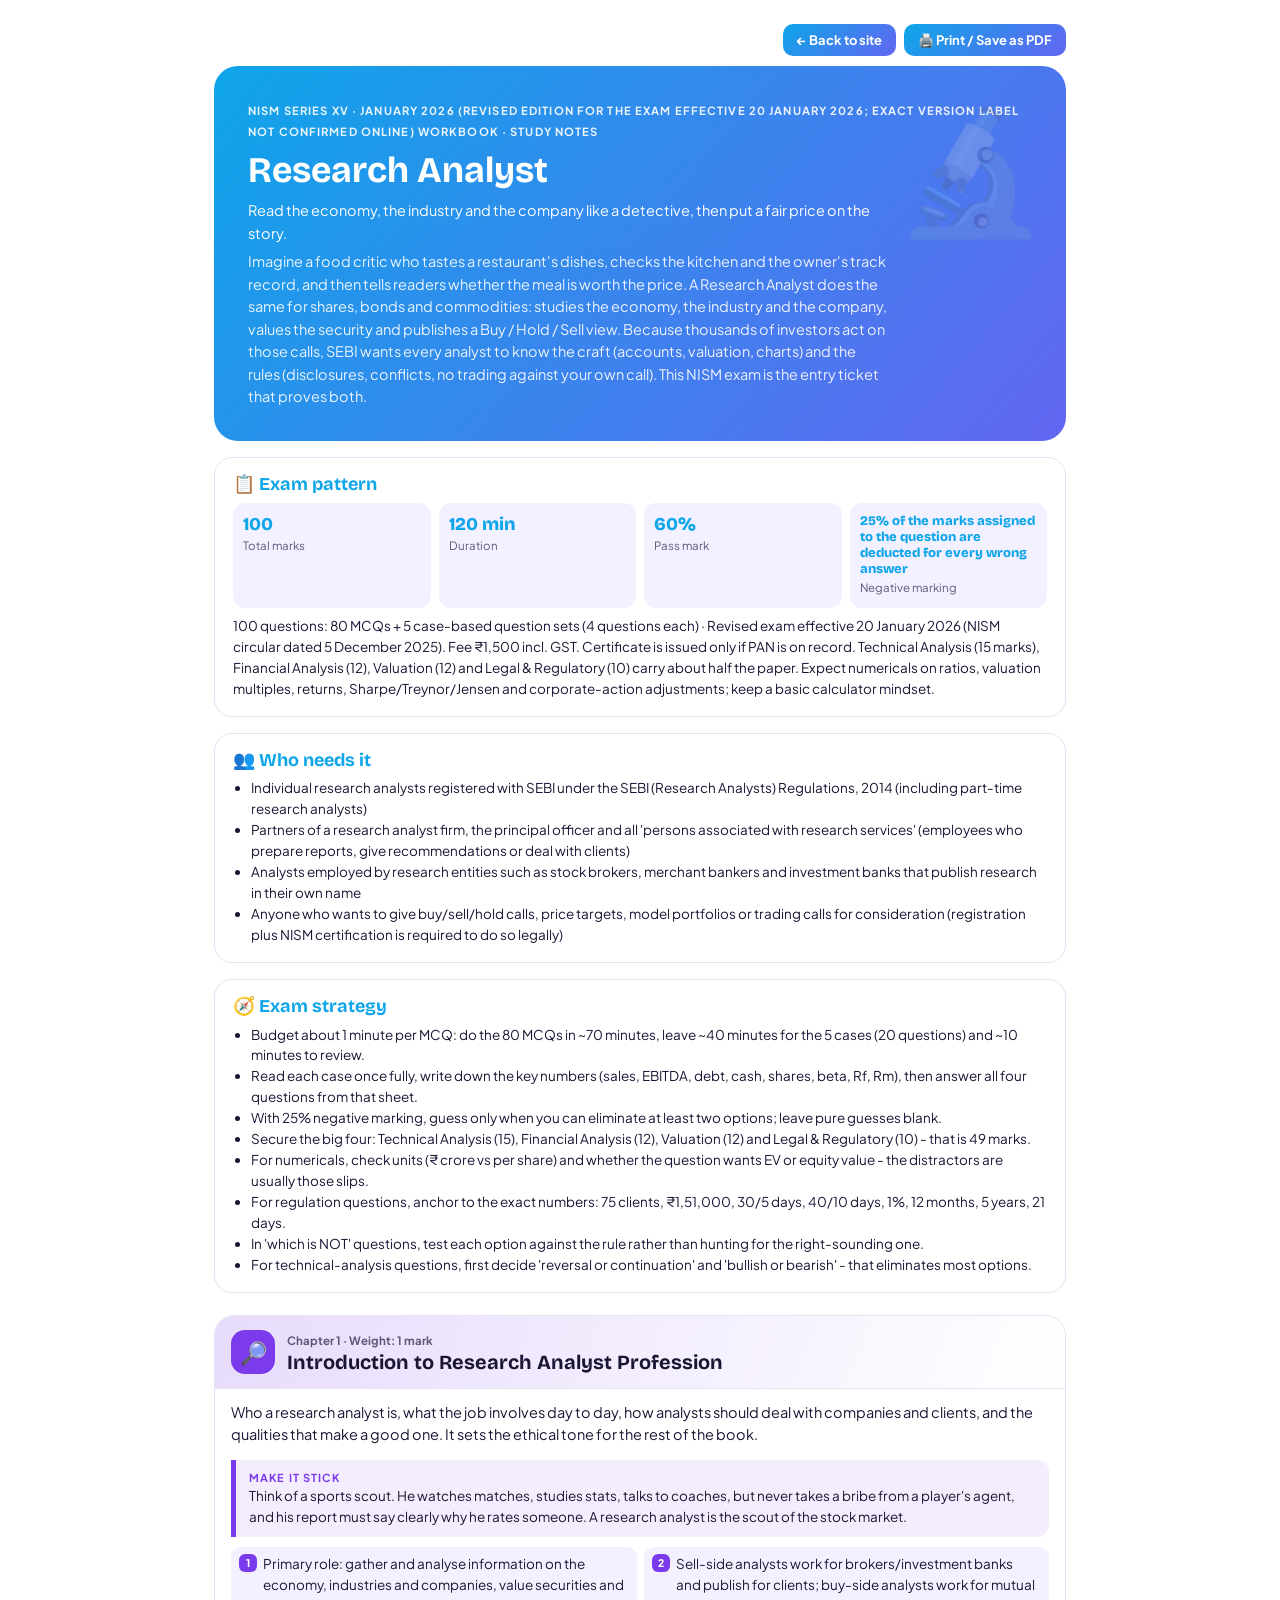
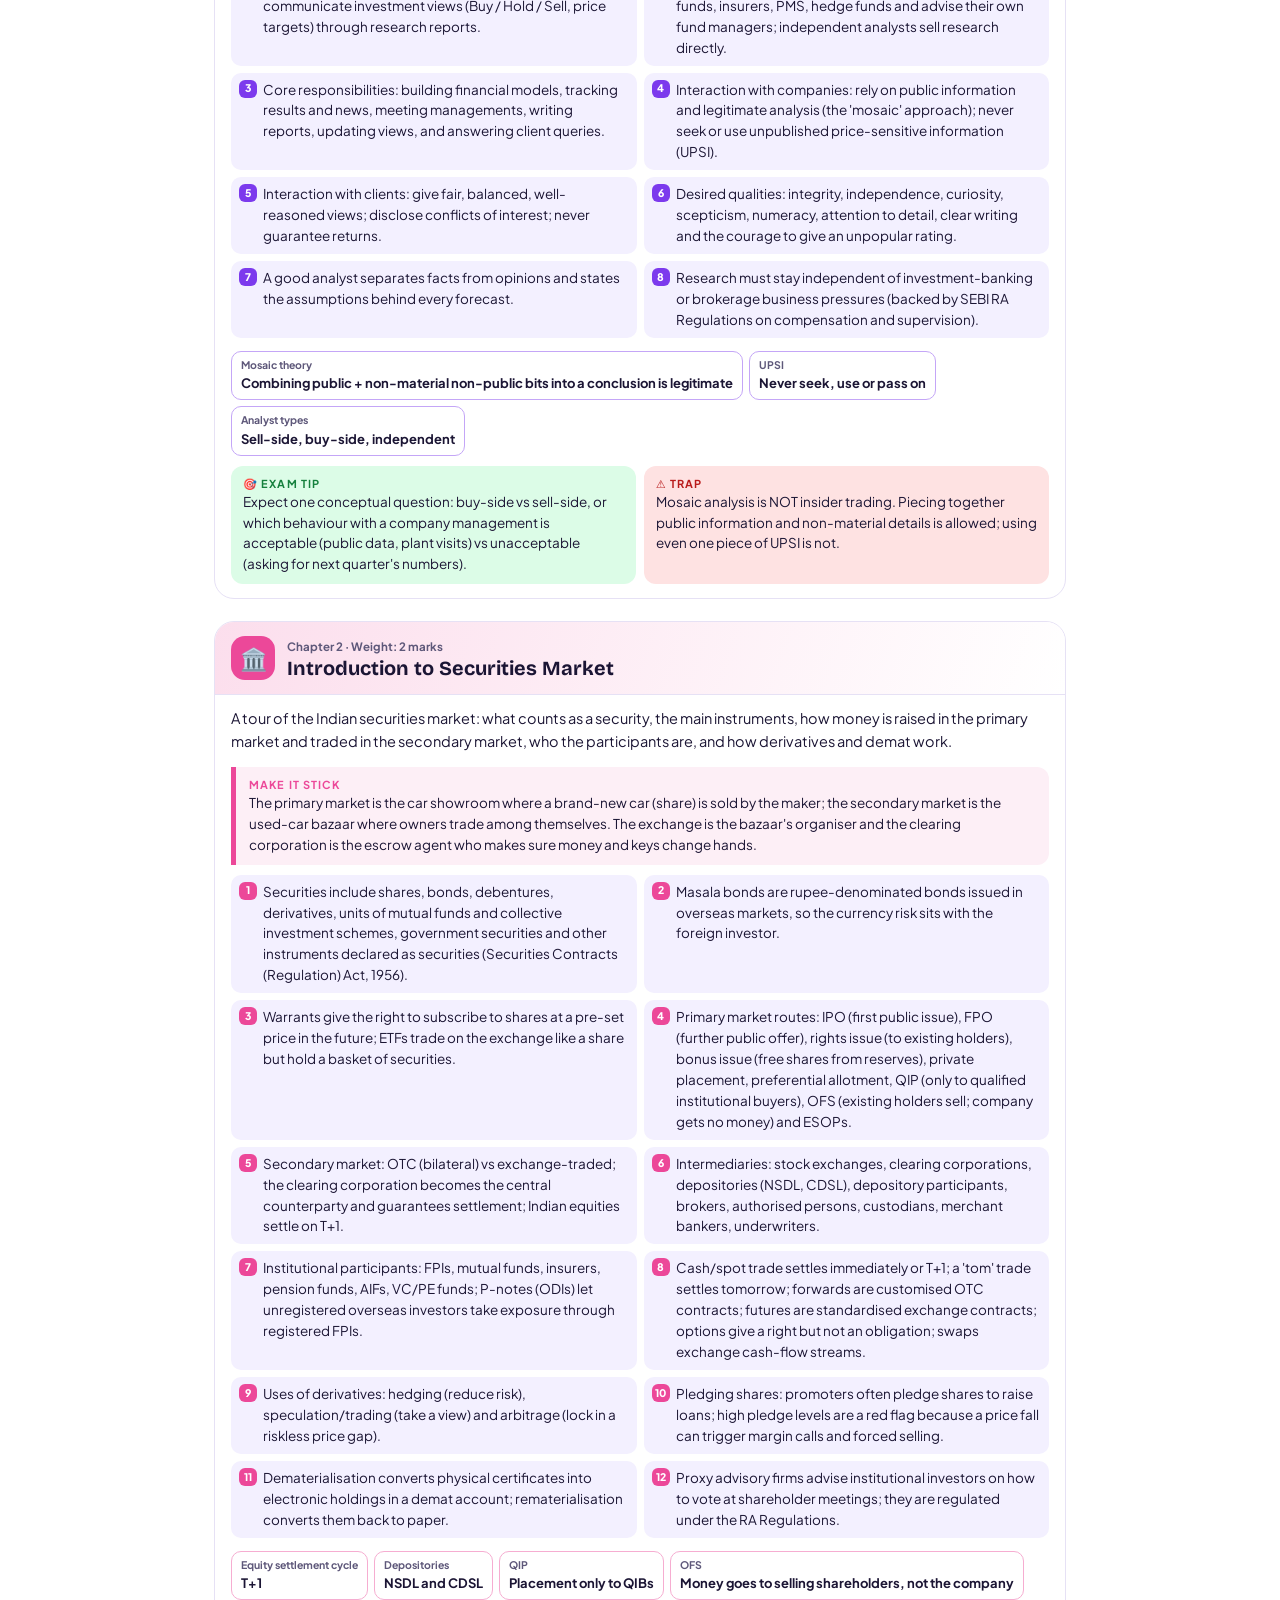
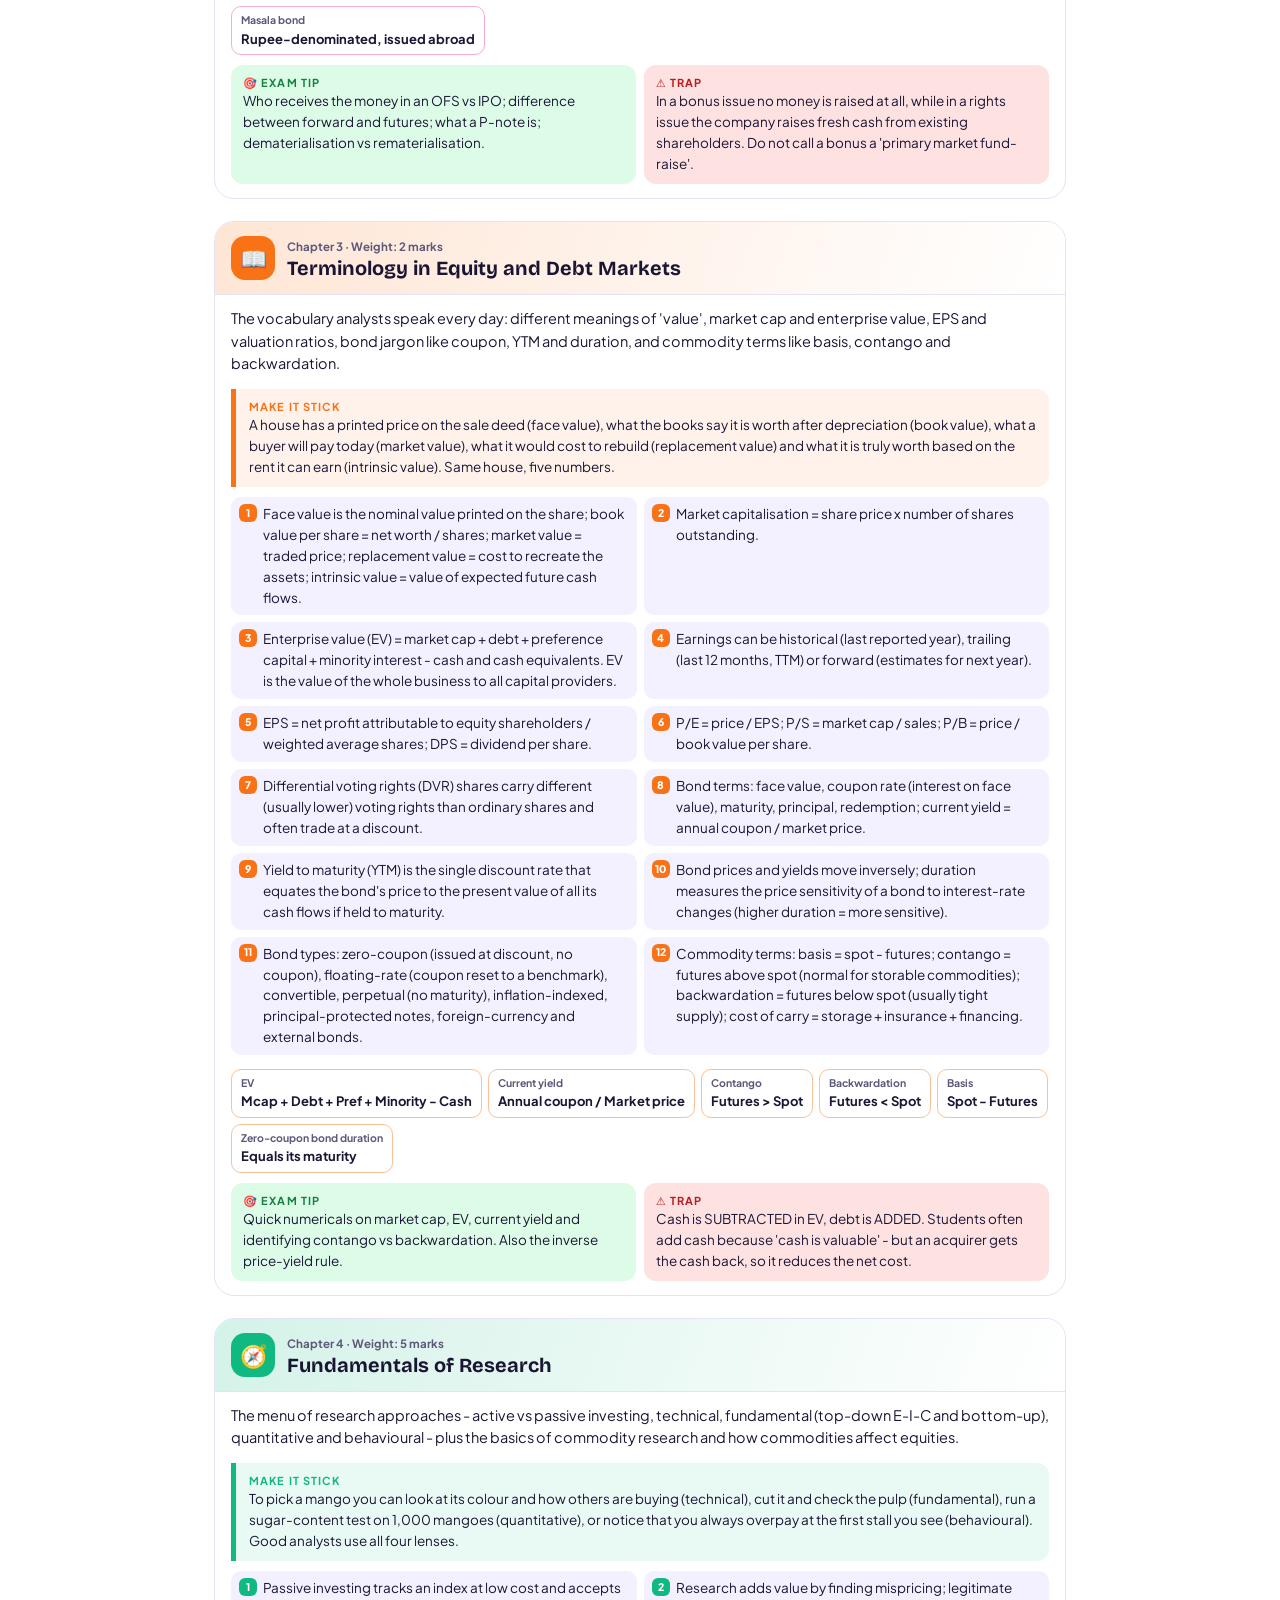
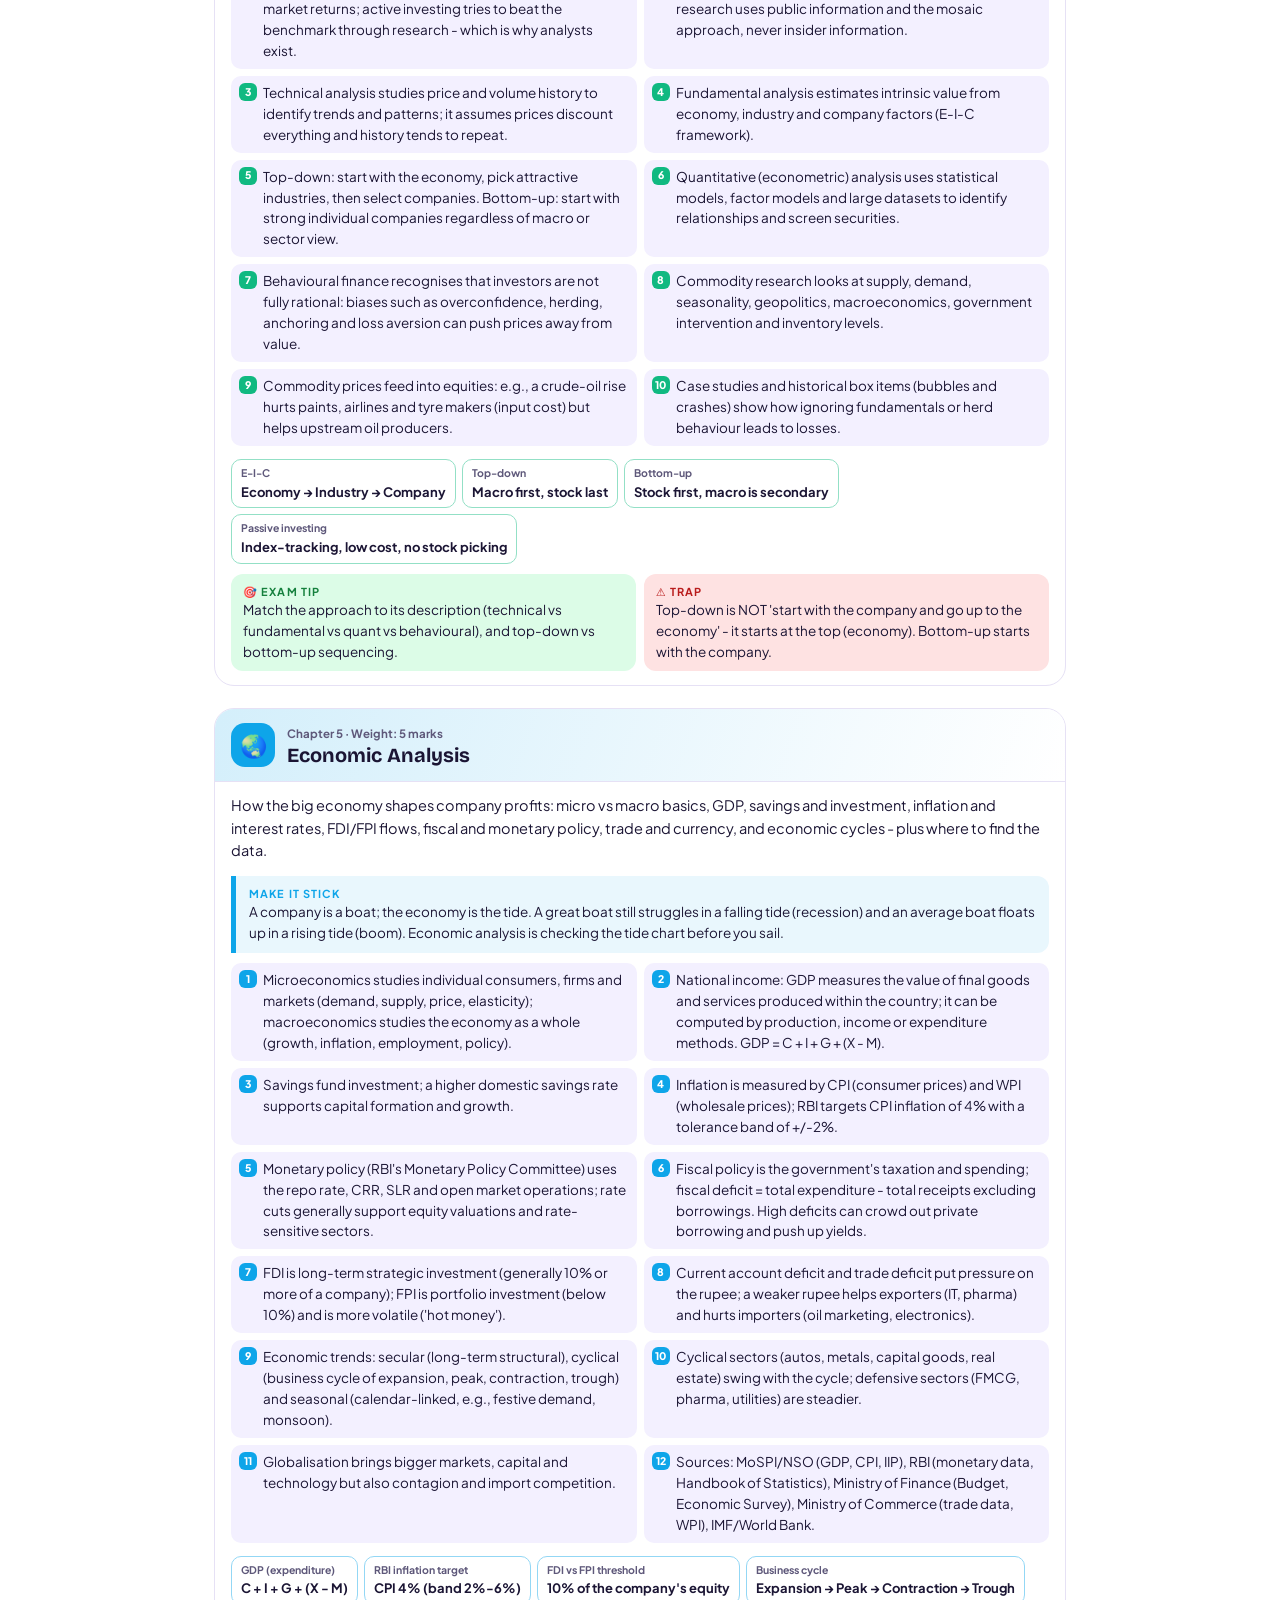
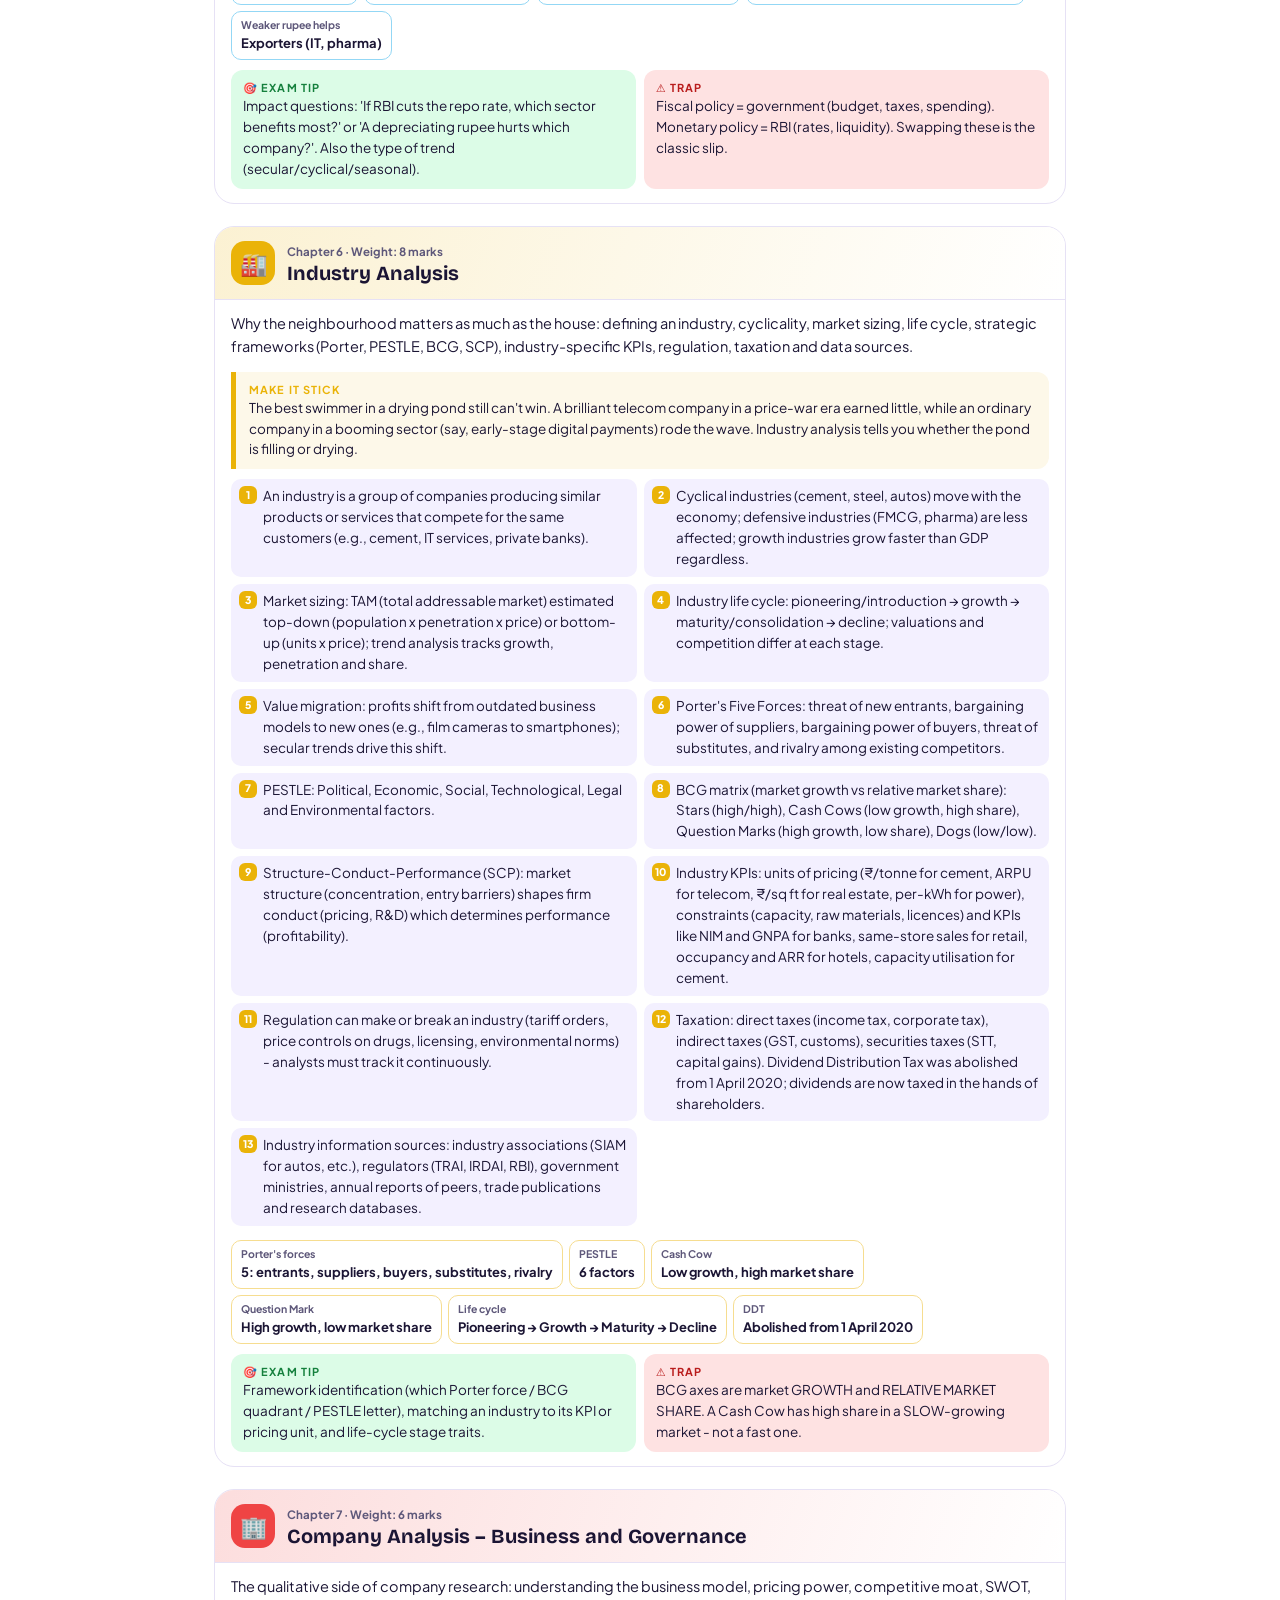
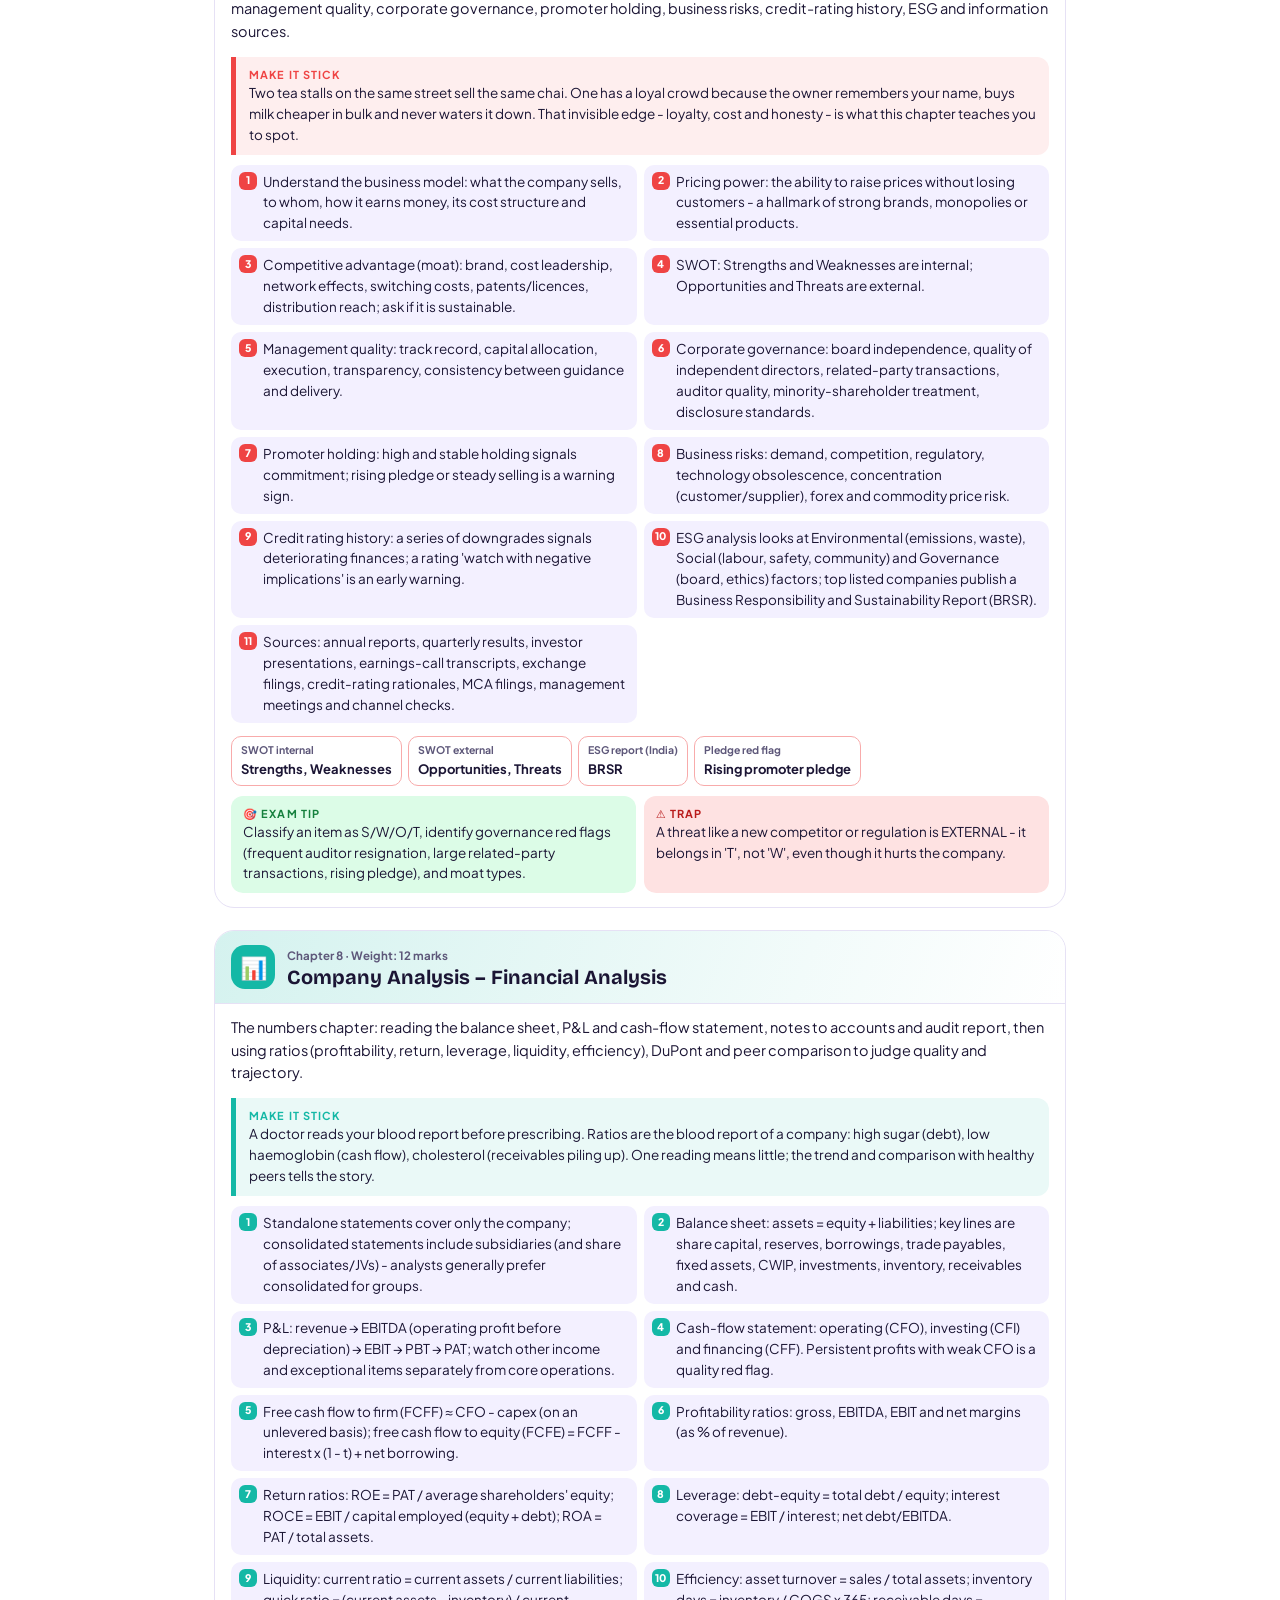
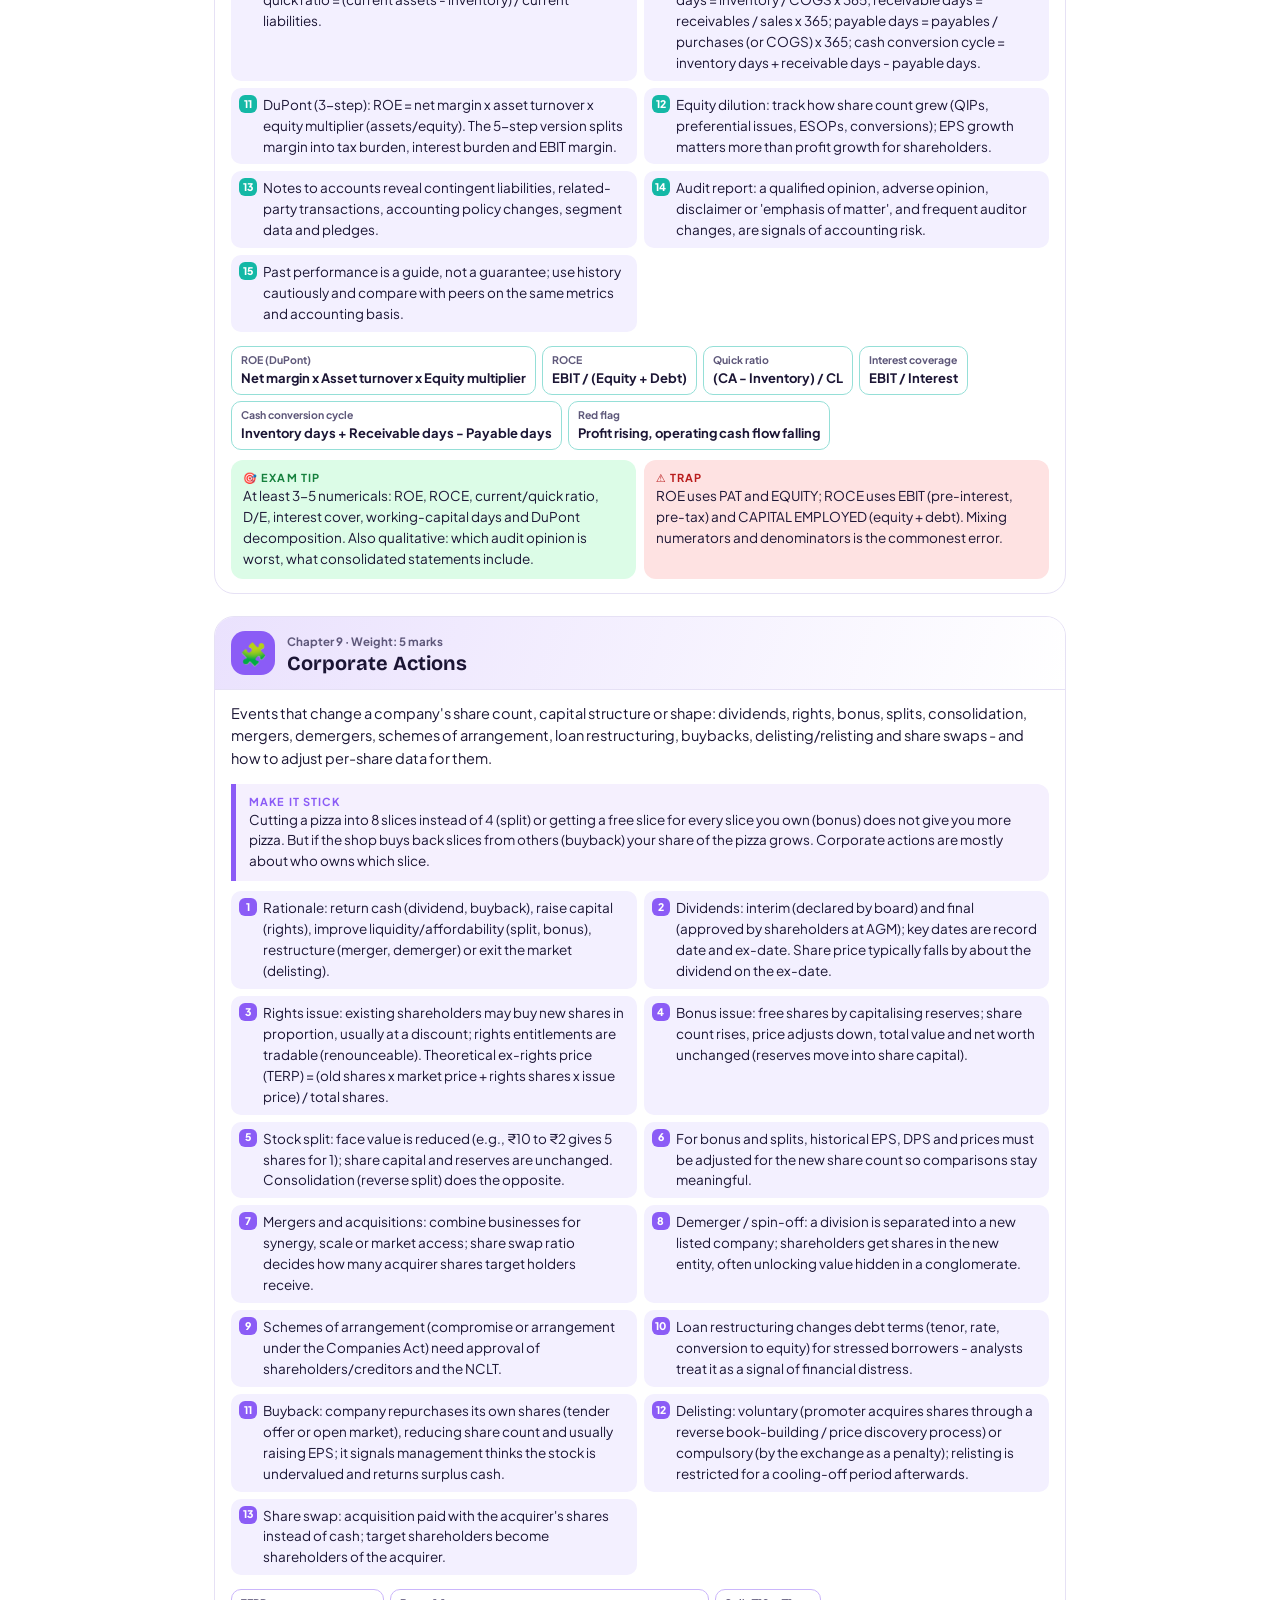
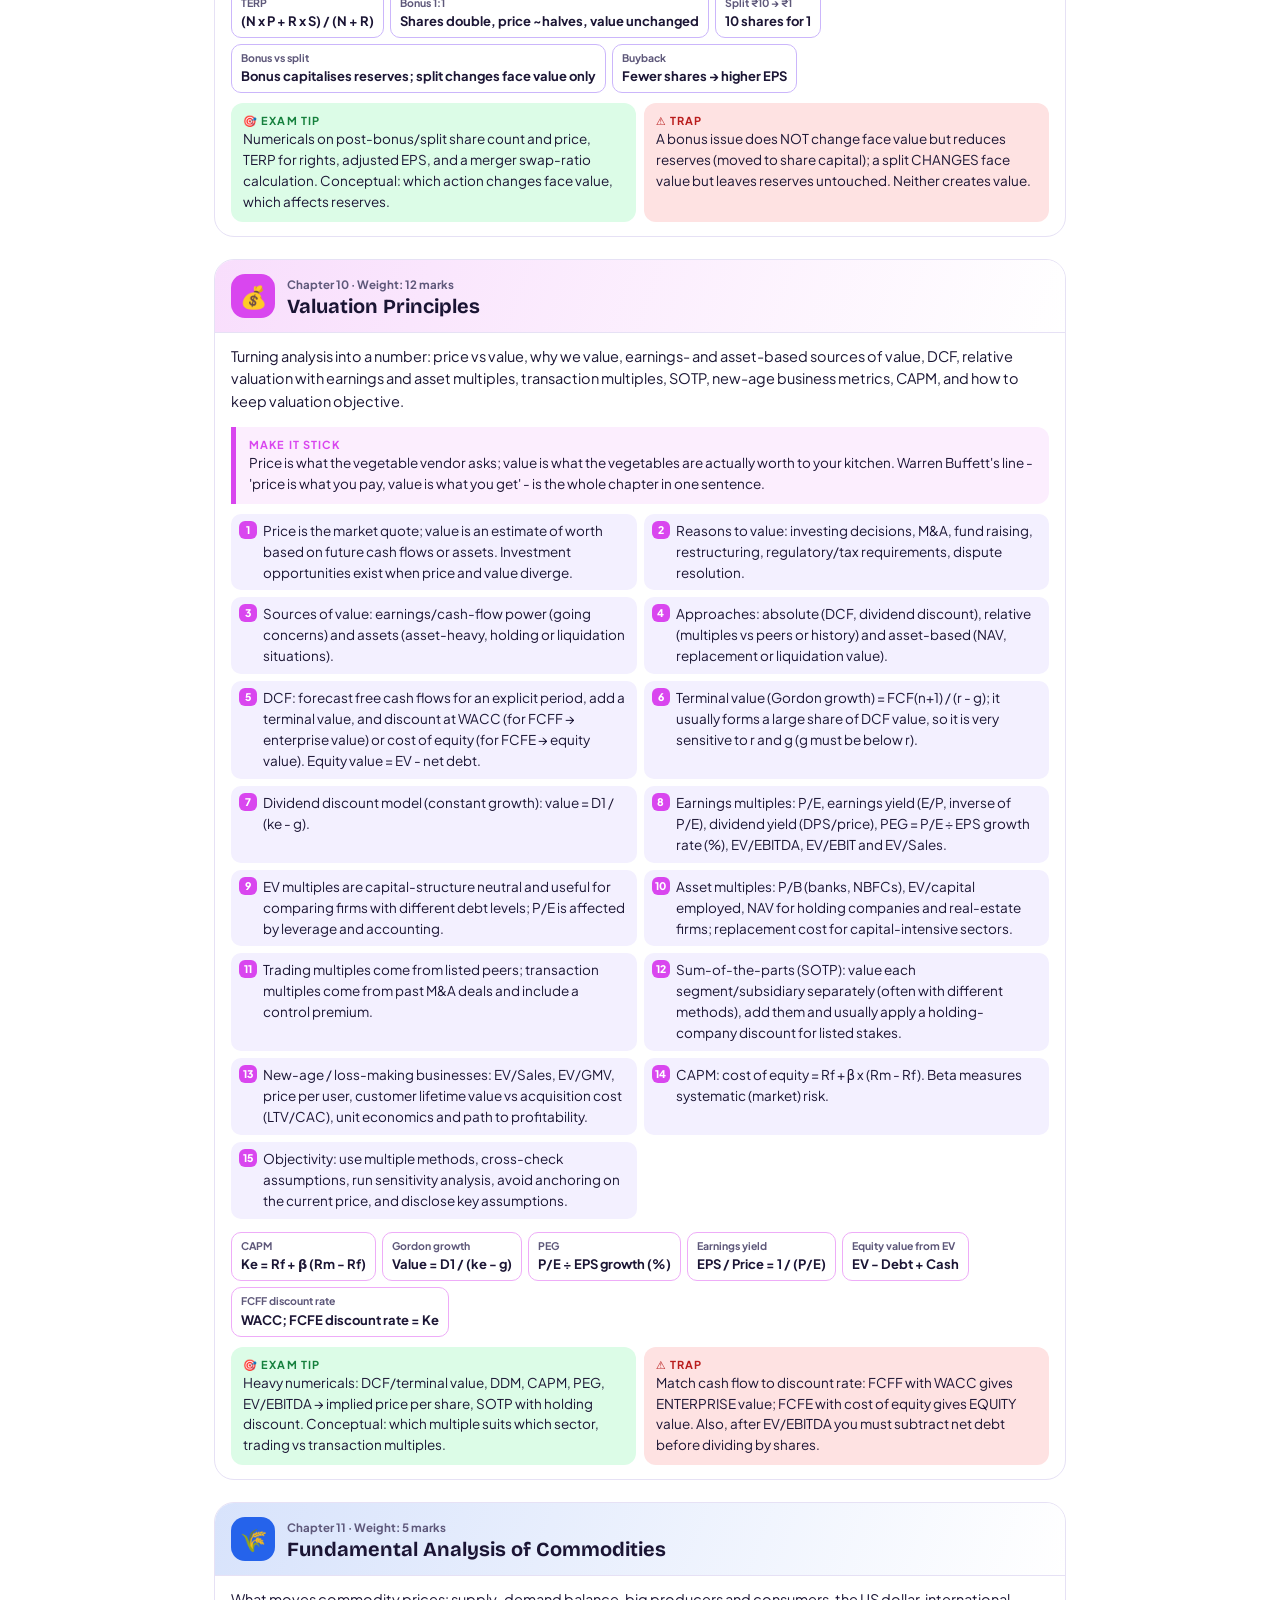
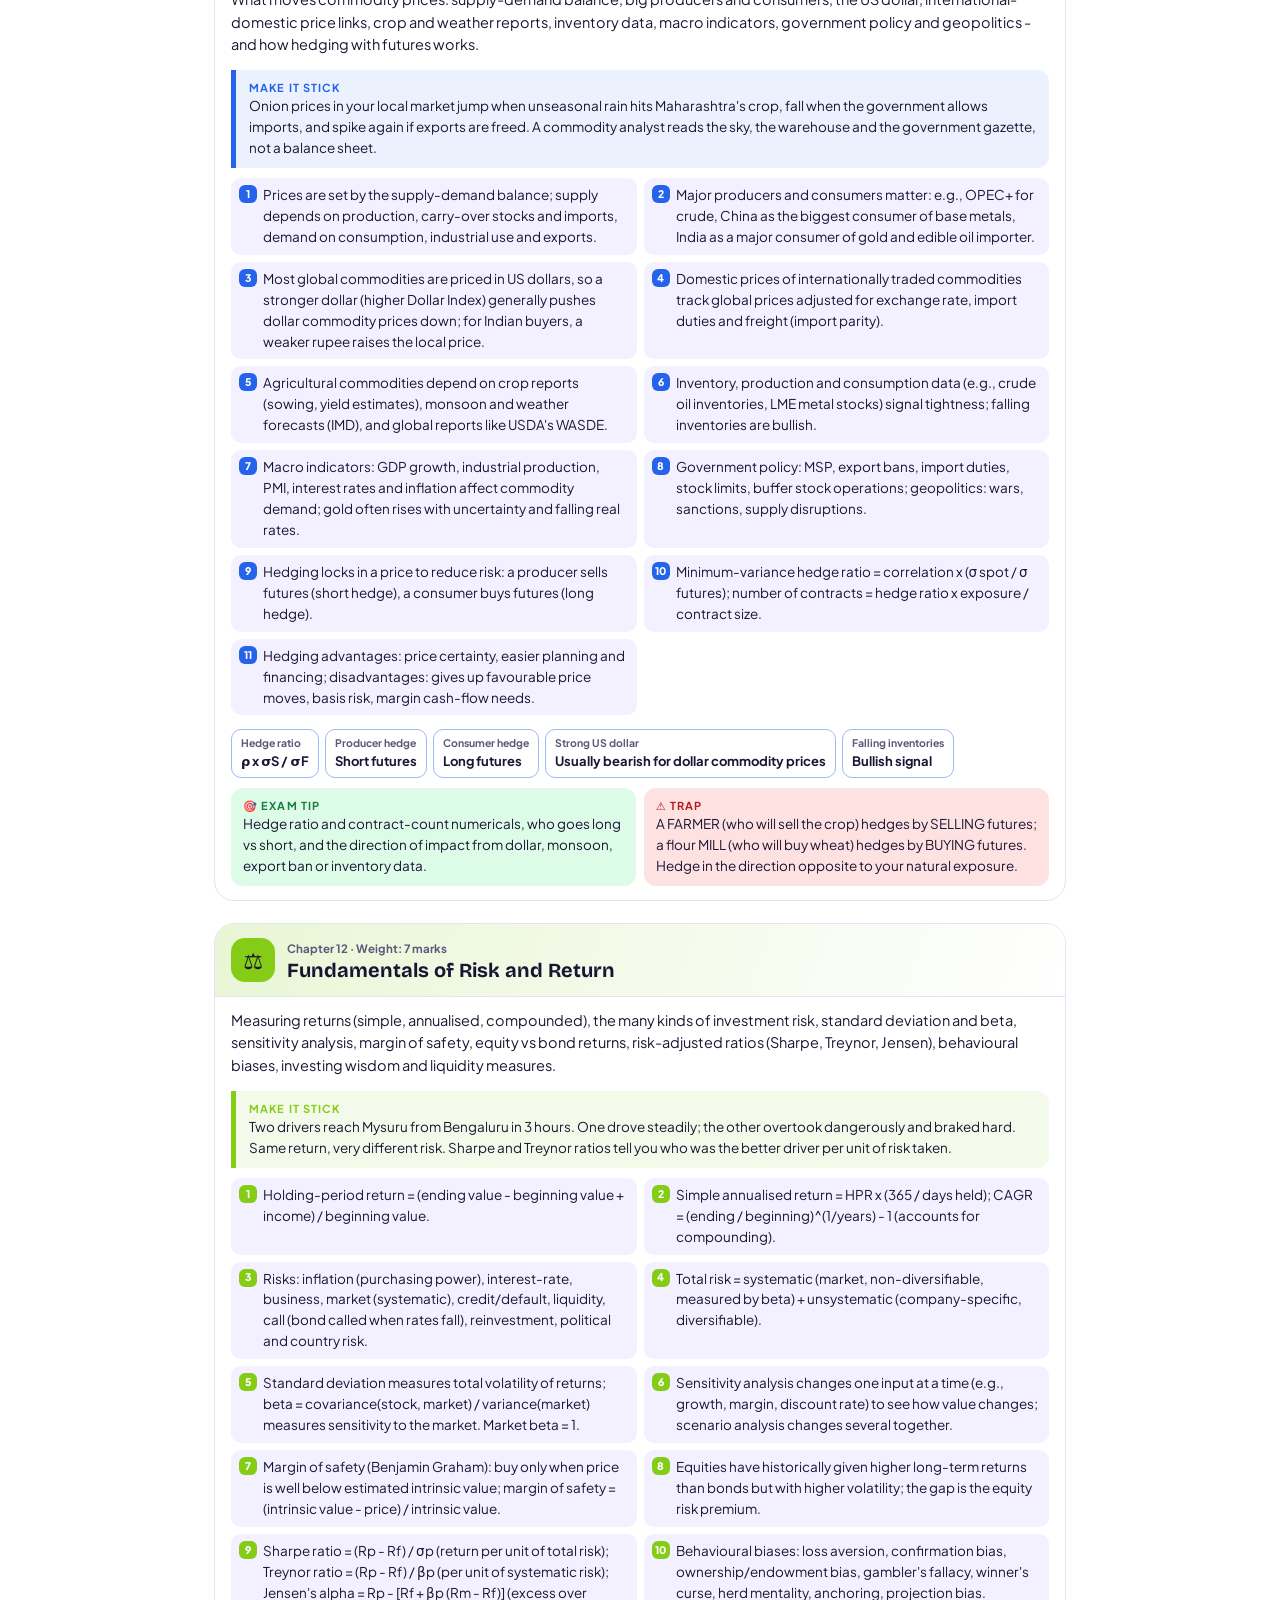
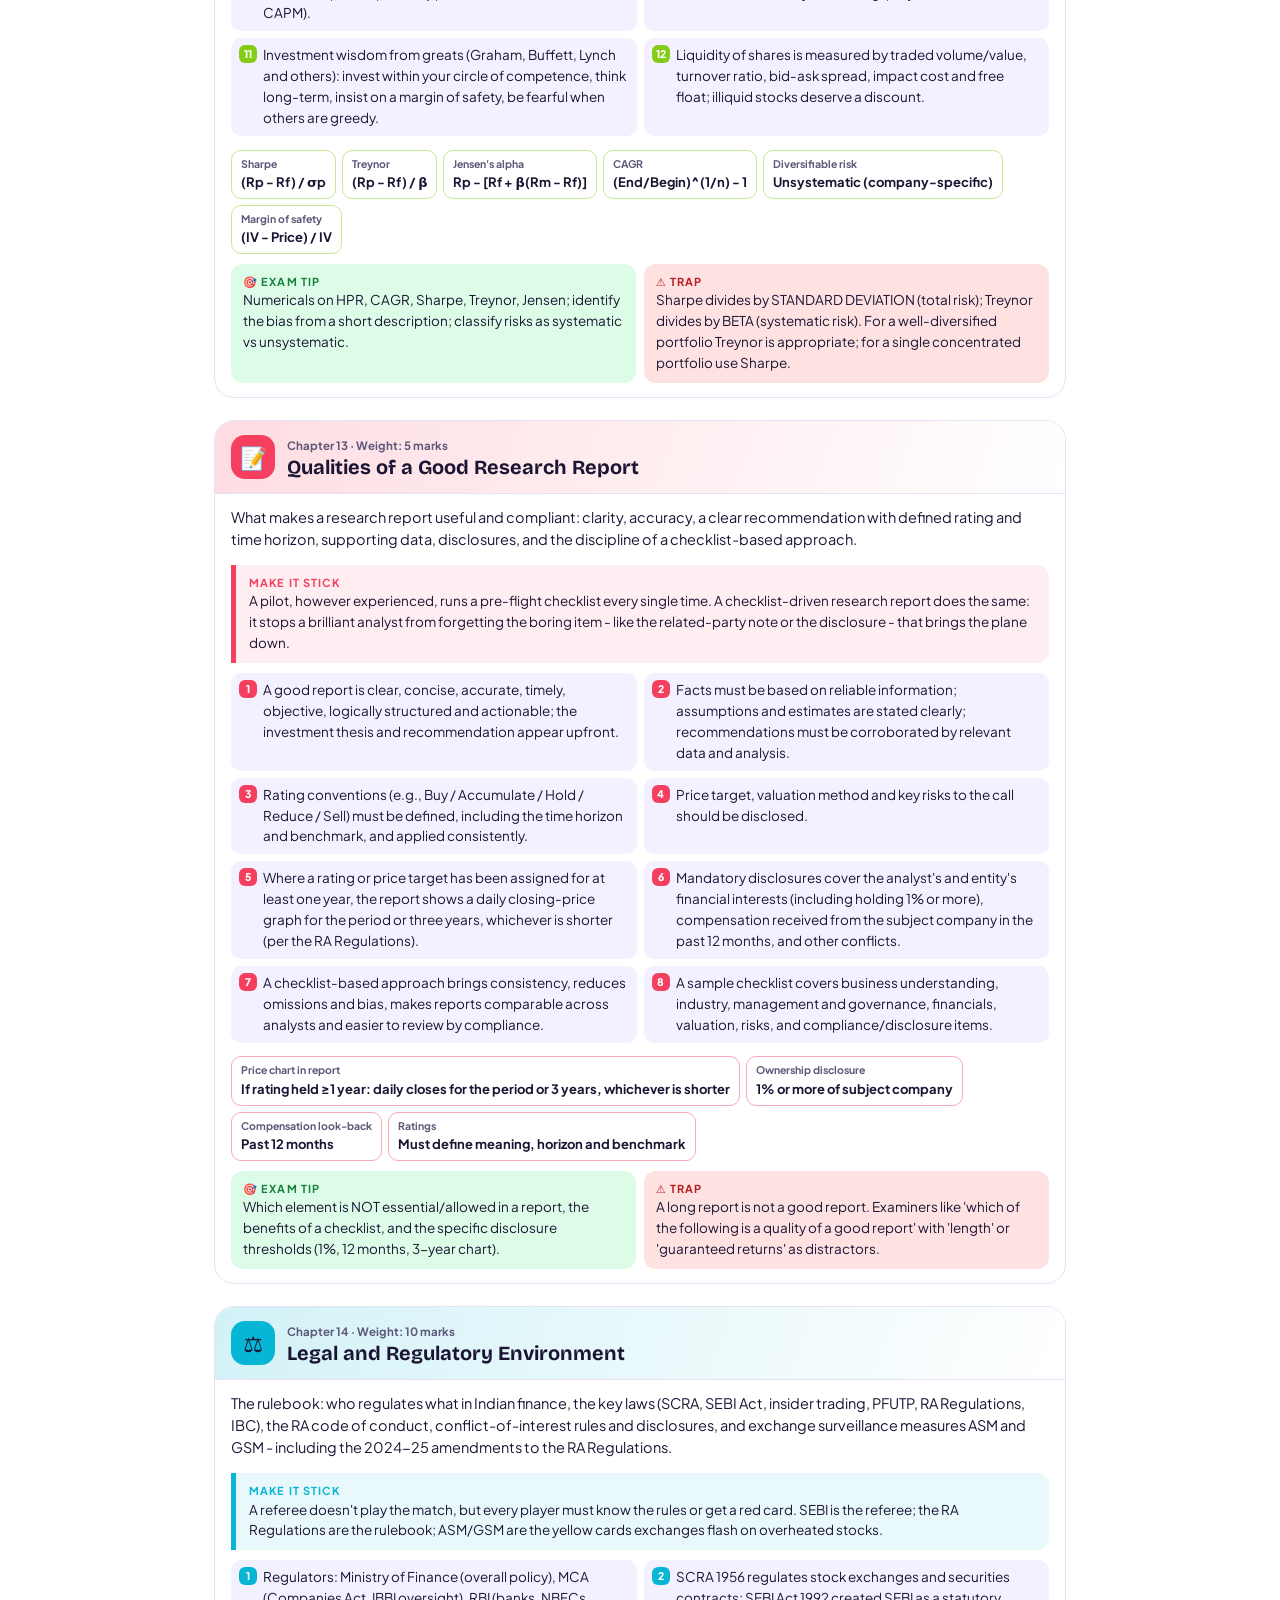
<file: notes/xv.html>
<!doctype html><html lang="en"><head><meta charset="utf-8"><meta name="viewport" content="width=device-width,initial-scale=1">
<title>Series XV Study Notes</title>
<link href="https://fonts.googleapis.com/css2?family=Bricolage+Grotesque:opsz,wght@12..96,700;12..96,800&family=Plus+Jakarta+Sans:wght@400;600;700&family=JetBrains+Mono:wght@500&display=swap" rel="stylesheet">
<style>
:root{--c1:#0ea5e9;--c2:#6366f1;--ink:#1b1534;--muted:#5e587a;--soft:#f3f0ff;--line:#e6e1f5}
*{box-sizing:border-box;-webkit-print-color-adjust:exact;print-color-adjust:exact}
body{margin:0;background:#fff;color:var(--ink);font:13.5px/1.55 "Plus Jakarta Sans",system-ui,sans-serif}
.wrap{max-width:900px;margin:0 auto;padding:24px}
h1,h2,h3{font-family:"Bricolage Grotesque",sans-serif;margin:0;line-height:1.15}
.cover{border-radius:24px;padding:34px;color:#fff;background:linear-gradient(130deg,var(--c1),var(--c2));position:relative;overflow:hidden}
.cover::after{content:"🔬";position:absolute;right:20px;top:6px;font-size:120px;opacity:.2}
.cover small{letter-spacing:.1em;text-transform:uppercase;font-weight:700;opacity:.9}
.cover h1{font-size:36px;margin:8px 0}
.cover p{max-width:640px;margin:6px 0 0;font-size:14.5px}
.box{border:1px solid var(--line);border-radius:18px;padding:16px 18px;margin-top:16px;break-inside:avoid}
.box h3{font-size:18px;margin-bottom:8px;color:var(--c1)}
.kv{display:grid;grid-template-columns:repeat(4,1fr);gap:8px}
.kv div{background:var(--soft);border-radius:12px;padding:10px}
.kv b{display:block;font:800 18px "Bricolage Grotesque";color:var(--c1)} .kv span{font-size:11.5px;color:var(--muted)}
ul{margin:6px 0 0;padding-left:18px}
.chap{margin-top:22px;border:1px solid var(--line);border-radius:20px;padding:0 0 14px;overflow:hidden;break-inside:auto}
.chap header{display:flex;gap:12px;align-items:center;padding:14px 16px;background:linear-gradient(110deg,color-mix(in srgb,var(--hc) 18%,#fff),#fff);border-bottom:1px solid var(--line);break-after:avoid}
.chap .num{width:44px;height:44px;border-radius:14px;display:grid;place-items:center;font-size:22px;background:var(--hc);flex:none}
.chap small{color:var(--muted);font-weight:700;font-size:11.5px}
.chap h2{font-size:20px}
.chap > *:not(header){margin-left:16px;margin-right:16px}
.sum{font-size:14.5px;margin-top:12px}
.story{border-left:5px solid var(--hc);background:color-mix(in srgb,var(--hc) 9%,#fff);padding:9px 13px;border-radius:0 12px 12px 0;break-inside:avoid}
.story b,.co b{display:block;font-size:11px;letter-spacing:.1em;text-transform:uppercase;color:var(--hc)}
.kp{margin-top:10px;padding-left:0;list-style:none;counter-reset:k;display:grid;grid-template-columns:1fr 1fr;gap:7px}
.kp li{counter-increment:k;position:relative;background:var(--soft);border-radius:10px;padding:7px 10px 7px 32px;break-inside:avoid}
.kp li::before{content:counter(k);position:absolute;left:8px;top:7px;width:18px;height:18px;border-radius:6px;background:var(--hc);color:#fff;font-size:10.5px;font-weight:800;display:grid;place-items:center}
.mr{display:flex;flex-wrap:wrap;gap:6px;margin-top:6px}
.mr div{border:1.5px solid color-mix(in srgb,var(--hc) 45%,#fff);border-radius:10px;padding:5px 9px;break-inside:avoid}
.mr small{display:block;font-size:10.5px;color:var(--muted)} .mr b{font-size:13px}
.co{display:grid;grid-template-columns:1fr 1fr;gap:8px;margin-top:10px}
.co div{border-radius:12px;padding:9px 12px;break-inside:avoid}
.co .tip{background:#dcfce7} .co .tip b{color:#15803d} .co .trap{background:#fee2e2} .co .trap b{color:#b91c1c}
.grid{display:grid;grid-template-columns:1fr 1fr;gap:8px}
.f{border:1px solid var(--line);border-top:4px solid var(--c1);border-radius:12px;padding:10px 12px;break-inside:avoid}
.f code{display:block;font-family:"JetBrains Mono",monospace;background:var(--soft);padding:6px 8px;border-radius:8px;margin:5px 0;white-space:pre-wrap;font-size:12px}
.nums{display:grid;grid-template-columns:repeat(3,1fr);gap:7px}
.nums div{border:1px solid var(--line);border-radius:10px;padding:7px 10px;break-inside:avoid}
.nums b{display:block;color:var(--c2);font:800 15px "Bricolage Grotesque"} .nums span{font-size:11.5px;color:var(--muted)}
table{width:100%;border-collapse:collapse} td{border-bottom:1px solid var(--line);padding:5px 6px;vertical-align:top} td:first-child{font-weight:700;width:28%}
.qr{columns:2;column-gap:14px;padding-left:18px} .qr li{margin-bottom:5px;break-inside:avoid}
.pb{break-before:page}
.bar{display:flex;gap:8px;justify-content:flex-end;margin-bottom:10px}
.bar button,.bar a{font:700 13px "Plus Jakarta Sans";padding:8px 14px;border-radius:10px;border:0;background:linear-gradient(135deg,var(--c1),var(--c2));color:#fff;text-decoration:none;cursor:pointer}
@media (max-width:640px){.qr{columns:1}.kp,.grid,.co{grid-template-columns:1fr}.nums,.kv{grid-template-columns:1fr 1fr}.wrap{padding:16px}}
@media print{.bar{display:none}.wrap{padding:0}@page{margin:12mm}}
</style></head><body><div class="wrap">
<div class="bar"><a href="../index.html#/exam/xv">← Back to site</a><button onclick="print()">🖨️ Print / Save as PDF</button></div>
<div class="cover"><small>NISM Series XV · January 2026 (revised edition for the exam effective 20 January 2026; exact version label not confirmed online) workbook · Study notes</small><h1>Research Analyst</h1><p>Read the economy, the industry and the company like a detective, then put a fair price on the story.</p><p style="opacity:.9">Imagine a food critic who tastes a restaurant&#39;s dishes, checks the kitchen and the owner&#39;s track record, and then tells readers whether the meal is worth the price. A Research Analyst does the same for shares, bonds and commodities: studies the economy, the industry and the company, values the security and publishes a Buy / Hold / Sell view. Because thousands of investors act on those calls, SEBI wants every analyst to know the craft (accounts, valuation, charts) and the rules (disclosures, conflicts, no trading against your own call). This NISM exam is the entry ticket that proves both.</p></div>
<div class="box"><h3>📋 Exam pattern</h3><div class="kv"><div><b>100</b><span>Total marks</span></div><div><b>120 min</b><span>Duration</span></div><div><b>60%</b><span>Pass mark</span></div><div><b style="font-size:13px">25% of the marks assigned to the question are deducted for every wrong answer</b><span>Negative marking</span></div></div>
<p style="margin:8px 0 0">100 questions: 80 MCQs + 5 case-based question sets (4 questions each) · Revised exam effective 20 January 2026 (NISM circular dated 5 December 2025). Fee ₹1,500 incl. GST. Certificate is issued only if PAN is on record. Technical Analysis (15 marks), Financial Analysis (12), Valuation (12) and Legal &amp; Regulatory (10) carry about half the paper. Expect numericals on ratios, valuation multiples, returns, Sharpe/Treynor/Jensen and corporate-action adjustments; keep a basic calculator mindset.</p></div>
<div class="box"><h3>👥 Who needs it</h3><ul><li>Individual research analysts registered with SEBI under the SEBI (Research Analysts) Regulations, 2014 (including part-time research analysts)</li><li>Partners of a research analyst firm, the principal officer and all &#39;persons associated with research services&#39; (employees who prepare reports, give recommendations or deal with clients)</li><li>Analysts employed by research entities such as stock brokers, merchant bankers and investment banks that publish research in their own name</li><li>Anyone who wants to give buy/sell/hold calls, price targets, model portfolios or trading calls for consideration (registration plus NISM certification is required to do so legally)</li></ul></div>
<div class="box"><h3>🧭 Exam strategy</h3><ul><li>Budget about 1 minute per MCQ: do the 80 MCQs in ~70 minutes, leave ~40 minutes for the 5 cases (20 questions) and ~10 minutes to review.</li><li>Read each case once fully, write down the key numbers (sales, EBITDA, debt, cash, shares, beta, Rf, Rm), then answer all four questions from that sheet.</li><li>With 25% negative marking, guess only when you can eliminate at least two options; leave pure guesses blank.</li><li>Secure the big four: Technical Analysis (15), Financial Analysis (12), Valuation (12) and Legal &amp; Regulatory (10) - that is 49 marks.</li><li>For numericals, check units (₹ crore vs per share) and whether the question wants EV or equity value - the distractors are usually those slips.</li><li>For regulation questions, anchor to the exact numbers: 75 clients, ₹1,51,000, 30/5 days, 40/10 days, 1%, 12 months, 5 years, 21 days.</li><li>In &#39;which is NOT&#39; questions, test each option against the rule rather than hunting for the right-sounding one.</li><li>For technical-analysis questions, first decide &#39;reversal or continuation&#39; and &#39;bullish or bearish&#39; - that eliminates most options.</li></ul></div>
<section class="chap" style="--hc:#7c3aed">
      <header><div class="num">🔎</div><div><small>Chapter 1 · Weight: 1 mark</small><h2>Introduction to Research Analyst Profession</h2></div></header>
      <p class="sum">Who a research analyst is, what the job involves day to day, how analysts should deal with companies and clients, and the qualities that make a good one. It sets the ethical tone for the rest of the book.</p>
      <div class="story"><b>Make it stick</b>Think of a sports scout. He watches matches, studies stats, talks to coaches, but never takes a bribe from a player&#39;s agent, and his report must say clearly why he rates someone. A research analyst is the scout of the stock market.</div>
      <ol class="kp"><li>Primary role: gather and analyse information on the economy, industries and companies, value securities and communicate investment views (Buy / Hold / Sell, price targets) through research reports.</li><li>Sell-side analysts work for brokers/investment banks and publish for clients; buy-side analysts work for mutual funds, insurers, PMS, hedge funds and advise their own fund managers; independent analysts sell research directly.</li><li>Core responsibilities: building financial models, tracking results and news, meeting managements, writing reports, updating views, and answering client queries.</li><li>Interaction with companies: rely on public information and legitimate analysis (the &#39;mosaic&#39; approach); never seek or use unpublished price-sensitive information (UPSI).</li><li>Interaction with clients: give fair, balanced, well-reasoned views; disclose conflicts of interest; never guarantee returns.</li><li>Desired qualities: integrity, independence, curiosity, scepticism, numeracy, attention to detail, clear writing and the courage to give an unpopular rating.</li><li>A good analyst separates facts from opinions and states the assumptions behind every forecast.</li><li>Research must stay independent of investment-banking or brokerage business pressures (backed by SEBI RA Regulations on compensation and supervision).</li></ol>
      <div class="mr"><div><small>Mosaic theory</small><b>Combining public + non-material non-public bits into a conclusion is legitimate</b></div><div><small>UPSI</small><b>Never seek, use or pass on</b></div><div><small>Analyst types</small><b>Sell-side, buy-side, independent</b></div></div>
      <div class="co"><div class="tip"><b>🎯 Exam tip</b>Expect one conceptual question: buy-side vs sell-side, or which behaviour with a company management is acceptable (public data, plant visits) vs unacceptable (asking for next quarter&#39;s numbers).</div><div class="trap"><b>⚠️ Trap</b>Mosaic analysis is NOT insider trading. Piecing together public information and non-material details is allowed; using even one piece of UPSI is not.</div></div>
    </section><section class="chap" style="--hc:#ec4899">
      <header><div class="num">🏛️</div><div><small>Chapter 2 · Weight: 2 marks</small><h2>Introduction to Securities Market</h2></div></header>
      <p class="sum">A tour of the Indian securities market: what counts as a security, the main instruments, how money is raised in the primary market and traded in the secondary market, who the participants are, and how derivatives and demat work.</p>
      <div class="story"><b>Make it stick</b>The primary market is the car showroom where a brand-new car (share) is sold by the maker; the secondary market is the used-car bazaar where owners trade among themselves. The exchange is the bazaar&#39;s organiser and the clearing corporation is the escrow agent who makes sure money and keys change hands.</div>
      <ol class="kp"><li>Securities include shares, bonds, debentures, derivatives, units of mutual funds and collective investment schemes, government securities and other instruments declared as securities (Securities Contracts (Regulation) Act, 1956).</li><li>Masala bonds are rupee-denominated bonds issued in overseas markets, so the currency risk sits with the foreign investor.</li><li>Warrants give the right to subscribe to shares at a pre-set price in the future; ETFs trade on the exchange like a share but hold a basket of securities.</li><li>Primary market routes: IPO (first public issue), FPO (further public offer), rights issue (to existing holders), bonus issue (free shares from reserves), private placement, preferential allotment, QIP (only to qualified institutional buyers), OFS (existing holders sell; company gets no money) and ESOPs.</li><li>Secondary market: OTC (bilateral) vs exchange-traded; the clearing corporation becomes the central counterparty and guarantees settlement; Indian equities settle on T+1.</li><li>Intermediaries: stock exchanges, clearing corporations, depositories (NSDL, CDSL), depository participants, brokers, authorised persons, custodians, merchant bankers, underwriters.</li><li>Institutional participants: FPIs, mutual funds, insurers, pension funds, AIFs, VC/PE funds; P-notes (ODIs) let unregistered overseas investors take exposure through registered FPIs.</li><li>Cash/spot trade settles immediately or T+1; a &#39;tom&#39; trade settles tomorrow; forwards are customised OTC contracts; futures are standardised exchange contracts; options give a right but not an obligation; swaps exchange cash-flow streams.</li><li>Uses of derivatives: hedging (reduce risk), speculation/trading (take a view) and arbitrage (lock in a riskless price gap).</li><li>Pledging shares: promoters often pledge shares to raise loans; high pledge levels are a red flag because a price fall can trigger margin calls and forced selling.</li><li>Dematerialisation converts physical certificates into electronic holdings in a demat account; rematerialisation converts them back to paper.</li><li>Proxy advisory firms advise institutional investors on how to vote at shareholder meetings; they are regulated under the RA Regulations.</li></ol>
      <div class="mr"><div><small>Equity settlement cycle</small><b>T+1</b></div><div><small>Depositories</small><b>NSDL and CDSL</b></div><div><small>QIP</small><b>Placement only to QIBs</b></div><div><small>OFS</small><b>Money goes to selling shareholders, not the company</b></div><div><small>Masala bond</small><b>Rupee-denominated, issued abroad</b></div></div>
      <div class="co"><div class="tip"><b>🎯 Exam tip</b>Who receives the money in an OFS vs IPO; difference between forward and futures; what a P-note is; dematerialisation vs rematerialisation.</div><div class="trap"><b>⚠️ Trap</b>In a bonus issue no money is raised at all, while in a rights issue the company raises fresh cash from existing shareholders. Do not call a bonus a &#39;primary market fund-raise&#39;.</div></div>
    </section><section class="chap" style="--hc:#f97316">
      <header><div class="num">📖</div><div><small>Chapter 3 · Weight: 2 marks</small><h2>Terminology in Equity and Debt Markets</h2></div></header>
      <p class="sum">The vocabulary analysts speak every day: different meanings of &#39;value&#39;, market cap and enterprise value, EPS and valuation ratios, bond jargon like coupon, YTM and duration, and commodity terms like basis, contango and backwardation.</p>
      <div class="story"><b>Make it stick</b>A house has a printed price on the sale deed (face value), what the books say it is worth after depreciation (book value), what a buyer will pay today (market value), what it would cost to rebuild (replacement value) and what it is truly worth based on the rent it can earn (intrinsic value). Same house, five numbers.</div>
      <ol class="kp"><li>Face value is the nominal value printed on the share; book value per share = net worth / shares; market value = traded price; replacement value = cost to recreate the assets; intrinsic value = value of expected future cash flows.</li><li>Market capitalisation = share price x number of shares outstanding.</li><li>Enterprise value (EV) = market cap + debt + preference capital + minority interest - cash and cash equivalents. EV is the value of the whole business to all capital providers.</li><li>Earnings can be historical (last reported year), trailing (last 12 months, TTM) or forward (estimates for next year).</li><li>EPS = net profit attributable to equity shareholders / weighted average shares; DPS = dividend per share.</li><li>P/E = price / EPS; P/S = market cap / sales; P/B = price / book value per share.</li><li>Differential voting rights (DVR) shares carry different (usually lower) voting rights than ordinary shares and often trade at a discount.</li><li>Bond terms: face value, coupon rate (interest on face value), maturity, principal, redemption; current yield = annual coupon / market price.</li><li>Yield to maturity (YTM) is the single discount rate that equates the bond&#39;s price to the present value of all its cash flows if held to maturity.</li><li>Bond prices and yields move inversely; duration measures the price sensitivity of a bond to interest-rate changes (higher duration = more sensitive).</li><li>Bond types: zero-coupon (issued at discount, no coupon), floating-rate (coupon reset to a benchmark), convertible, perpetual (no maturity), inflation-indexed, principal-protected notes, foreign-currency and external bonds.</li><li>Commodity terms: basis = spot - futures; contango = futures above spot (normal for storable commodities); backwardation = futures below spot (usually tight supply); cost of carry = storage + insurance + financing.</li></ol>
      <div class="mr"><div><small>EV</small><b>Mcap + Debt + Pref + Minority - Cash</b></div><div><small>Current yield</small><b>Annual coupon / Market price</b></div><div><small>Contango</small><b>Futures &gt; Spot</b></div><div><small>Backwardation</small><b>Futures &lt; Spot</b></div><div><small>Basis</small><b>Spot - Futures</b></div><div><small>Zero-coupon bond duration</small><b>Equals its maturity</b></div></div>
      <div class="co"><div class="tip"><b>🎯 Exam tip</b>Quick numericals on market cap, EV, current yield and identifying contango vs backwardation. Also the inverse price-yield rule.</div><div class="trap"><b>⚠️ Trap</b>Cash is SUBTRACTED in EV, debt is ADDED. Students often add cash because &#39;cash is valuable&#39; - but an acquirer gets the cash back, so it reduces the net cost.</div></div>
    </section><section class="chap" style="--hc:#10b981">
      <header><div class="num">🧭</div><div><small>Chapter 4 · Weight: 5 marks</small><h2>Fundamentals of Research</h2></div></header>
      <p class="sum">The menu of research approaches - active vs passive investing, technical, fundamental (top-down E-I-C and bottom-up), quantitative and behavioural - plus the basics of commodity research and how commodities affect equities.</p>
      <div class="story"><b>Make it stick</b>To pick a mango you can look at its colour and how others are buying (technical), cut it and check the pulp (fundamental), run a sugar-content test on 1,000 mangoes (quantitative), or notice that you always overpay at the first stall you see (behavioural). Good analysts use all four lenses.</div>
      <ol class="kp"><li>Passive investing tracks an index at low cost and accepts market returns; active investing tries to beat the benchmark through research - which is why analysts exist.</li><li>Research adds value by finding mispricing; legitimate research uses public information and the mosaic approach, never insider information.</li><li>Technical analysis studies price and volume history to identify trends and patterns; it assumes prices discount everything and history tends to repeat.</li><li>Fundamental analysis estimates intrinsic value from economy, industry and company factors (E-I-C framework).</li><li>Top-down: start with the economy, pick attractive industries, then select companies. Bottom-up: start with strong individual companies regardless of macro or sector view.</li><li>Quantitative (econometric) analysis uses statistical models, factor models and large datasets to identify relationships and screen securities.</li><li>Behavioural finance recognises that investors are not fully rational: biases such as overconfidence, herding, anchoring and loss aversion can push prices away from value.</li><li>Commodity research looks at supply, demand, seasonality, geopolitics, macroeconomics, government intervention and inventory levels.</li><li>Commodity prices feed into equities: e.g., a crude-oil rise hurts paints, airlines and tyre makers (input cost) but helps upstream oil producers.</li><li>Case studies and historical box items (bubbles and crashes) show how ignoring fundamentals or herd behaviour leads to losses.</li></ol>
      <div class="mr"><div><small>E-I-C</small><b>Economy → Industry → Company</b></div><div><small>Top-down</small><b>Macro first, stock last</b></div><div><small>Bottom-up</small><b>Stock first, macro is secondary</b></div><div><small>Passive investing</small><b>Index-tracking, low cost, no stock picking</b></div></div>
      <div class="co"><div class="tip"><b>🎯 Exam tip</b>Match the approach to its description (technical vs fundamental vs quant vs behavioural), and top-down vs bottom-up sequencing.</div><div class="trap"><b>⚠️ Trap</b>Top-down is NOT &#39;start with the company and go up to the economy&#39; - it starts at the top (economy). Bottom-up starts with the company.</div></div>
    </section><section class="chap" style="--hc:#0ea5e9">
      <header><div class="num">🌏</div><div><small>Chapter 5 · Weight: 5 marks</small><h2>Economic Analysis</h2></div></header>
      <p class="sum">How the big economy shapes company profits: micro vs macro basics, GDP, savings and investment, inflation and interest rates, FDI/FPI flows, fiscal and monetary policy, trade and currency, and economic cycles - plus where to find the data.</p>
      <div class="story"><b>Make it stick</b>A company is a boat; the economy is the tide. A great boat still struggles in a falling tide (recession) and an average boat floats up in a rising tide (boom). Economic analysis is checking the tide chart before you sail.</div>
      <ol class="kp"><li>Microeconomics studies individual consumers, firms and markets (demand, supply, price, elasticity); macroeconomics studies the economy as a whole (growth, inflation, employment, policy).</li><li>National income: GDP measures the value of final goods and services produced within the country; it can be computed by production, income or expenditure methods. GDP = C + I + G + (X - M).</li><li>Savings fund investment; a higher domestic savings rate supports capital formation and growth.</li><li>Inflation is measured by CPI (consumer prices) and WPI (wholesale prices); RBI targets CPI inflation of 4% with a tolerance band of +/-2%.</li><li>Monetary policy (RBI&#39;s Monetary Policy Committee) uses the repo rate, CRR, SLR and open market operations; rate cuts generally support equity valuations and rate-sensitive sectors.</li><li>Fiscal policy is the government&#39;s taxation and spending; fiscal deficit = total expenditure - total receipts excluding borrowings. High deficits can crowd out private borrowing and push up yields.</li><li>FDI is long-term strategic investment (generally 10% or more of a company); FPI is portfolio investment (below 10%) and is more volatile (&#39;hot money&#39;).</li><li>Current account deficit and trade deficit put pressure on the rupee; a weaker rupee helps exporters (IT, pharma) and hurts importers (oil marketing, electronics).</li><li>Economic trends: secular (long-term structural), cyclical (business cycle of expansion, peak, contraction, trough) and seasonal (calendar-linked, e.g., festive demand, monsoon).</li><li>Cyclical sectors (autos, metals, capital goods, real estate) swing with the cycle; defensive sectors (FMCG, pharma, utilities) are steadier.</li><li>Globalisation brings bigger markets, capital and technology but also contagion and import competition.</li><li>Sources: MoSPI/NSO (GDP, CPI, IIP), RBI (monetary data, Handbook of Statistics), Ministry of Finance (Budget, Economic Survey), Ministry of Commerce (trade data, WPI), IMF/World Bank.</li></ol>
      <div class="mr"><div><small>GDP (expenditure)</small><b>C + I + G + (X - M)</b></div><div><small>RBI inflation target</small><b>CPI 4% (band 2%-6%)</b></div><div><small>FDI vs FPI threshold</small><b>10% of the company&#39;s equity</b></div><div><small>Business cycle</small><b>Expansion → Peak → Contraction → Trough</b></div><div><small>Weaker rupee helps</small><b>Exporters (IT, pharma)</b></div></div>
      <div class="co"><div class="tip"><b>🎯 Exam tip</b>Impact questions: &#39;If RBI cuts the repo rate, which sector benefits most?&#39; or &#39;A depreciating rupee hurts which company?&#39;. Also the type of trend (secular/cyclical/seasonal).</div><div class="trap"><b>⚠️ Trap</b>Fiscal policy = government (budget, taxes, spending). Monetary policy = RBI (rates, liquidity). Swapping these is the classic slip.</div></div>
    </section><section class="chap" style="--hc:#eab308">
      <header><div class="num">🏭</div><div><small>Chapter 6 · Weight: 8 marks</small><h2>Industry Analysis</h2></div></header>
      <p class="sum">Why the neighbourhood matters as much as the house: defining an industry, cyclicality, market sizing, life cycle, strategic frameworks (Porter, PESTLE, BCG, SCP), industry-specific KPIs, regulation, taxation and data sources.</p>
      <div class="story"><b>Make it stick</b>The best swimmer in a drying pond still can&#39;t win. A brilliant telecom company in a price-war era earned little, while an ordinary company in a booming sector (say, early-stage digital payments) rode the wave. Industry analysis tells you whether the pond is filling or drying.</div>
      <ol class="kp"><li>An industry is a group of companies producing similar products or services that compete for the same customers (e.g., cement, IT services, private banks).</li><li>Cyclical industries (cement, steel, autos) move with the economy; defensive industries (FMCG, pharma) are less affected; growth industries grow faster than GDP regardless.</li><li>Market sizing: TAM (total addressable market) estimated top-down (population x penetration x price) or bottom-up (units x price); trend analysis tracks growth, penetration and share.</li><li>Industry life cycle: pioneering/introduction → growth → maturity/consolidation → decline; valuations and competition differ at each stage.</li><li>Value migration: profits shift from outdated business models to new ones (e.g., film cameras to smartphones); secular trends drive this shift.</li><li>Porter&#39;s Five Forces: threat of new entrants, bargaining power of suppliers, bargaining power of buyers, threat of substitutes, and rivalry among existing competitors.</li><li>PESTLE: Political, Economic, Social, Technological, Legal and Environmental factors.</li><li>BCG matrix (market growth vs relative market share): Stars (high/high), Cash Cows (low growth, high share), Question Marks (high growth, low share), Dogs (low/low).</li><li>Structure-Conduct-Performance (SCP): market structure (concentration, entry barriers) shapes firm conduct (pricing, R&amp;D) which determines performance (profitability).</li><li>Industry KPIs: units of pricing (₹/tonne for cement, ARPU for telecom, ₹/sq ft for real estate, per-kWh for power), constraints (capacity, raw materials, licences) and KPIs like NIM and GNPA for banks, same-store sales for retail, occupancy and ARR for hotels, capacity utilisation for cement.</li><li>Regulation can make or break an industry (tariff orders, price controls on drugs, licensing, environmental norms) - analysts must track it continuously.</li><li>Taxation: direct taxes (income tax, corporate tax), indirect taxes (GST, customs), securities taxes (STT, capital gains). Dividend Distribution Tax was abolished from 1 April 2020; dividends are now taxed in the hands of shareholders.</li><li>Industry information sources: industry associations (SIAM for autos, etc.), regulators (TRAI, IRDAI, RBI), government ministries, annual reports of peers, trade publications and research databases.</li></ol>
      <div class="mr"><div><small>Porter&#39;s forces</small><b>5: entrants, suppliers, buyers, substitutes, rivalry</b></div><div><small>PESTLE</small><b>6 factors</b></div><div><small>Cash Cow</small><b>Low growth, high market share</b></div><div><small>Question Mark</small><b>High growth, low market share</b></div><div><small>Life cycle</small><b>Pioneering → Growth → Maturity → Decline</b></div><div><small>DDT</small><b>Abolished from 1 April 2020</b></div></div>
      <div class="co"><div class="tip"><b>🎯 Exam tip</b>Framework identification (which Porter force / BCG quadrant / PESTLE letter), matching an industry to its KPI or pricing unit, and life-cycle stage traits.</div><div class="trap"><b>⚠️ Trap</b>BCG axes are market GROWTH and RELATIVE MARKET SHARE. A Cash Cow has high share in a SLOW-growing market - not a fast one.</div></div>
    </section><section class="chap" style="--hc:#ef4444">
      <header><div class="num">🏢</div><div><small>Chapter 7 · Weight: 6 marks</small><h2>Company Analysis – Business and Governance</h2></div></header>
      <p class="sum">The qualitative side of company research: understanding the business model, pricing power, competitive moat, SWOT, management quality, corporate governance, promoter holding, business risks, credit-rating history, ESG and information sources.</p>
      <div class="story"><b>Make it stick</b>Two tea stalls on the same street sell the same chai. One has a loyal crowd because the owner remembers your name, buys milk cheaper in bulk and never waters it down. That invisible edge - loyalty, cost and honesty - is what this chapter teaches you to spot.</div>
      <ol class="kp"><li>Understand the business model: what the company sells, to whom, how it earns money, its cost structure and capital needs.</li><li>Pricing power: the ability to raise prices without losing customers - a hallmark of strong brands, monopolies or essential products.</li><li>Competitive advantage (moat): brand, cost leadership, network effects, switching costs, patents/licences, distribution reach; ask if it is sustainable.</li><li>SWOT: Strengths and Weaknesses are internal; Opportunities and Threats are external.</li><li>Management quality: track record, capital allocation, execution, transparency, consistency between guidance and delivery.</li><li>Corporate governance: board independence, quality of independent directors, related-party transactions, auditor quality, minority-shareholder treatment, disclosure standards.</li><li>Promoter holding: high and stable holding signals commitment; rising pledge or steady selling is a warning sign.</li><li>Business risks: demand, competition, regulatory, technology obsolescence, concentration (customer/supplier), forex and commodity price risk.</li><li>Credit rating history: a series of downgrades signals deteriorating finances; a rating &#39;watch with negative implications&#39; is an early warning.</li><li>ESG analysis looks at Environmental (emissions, waste), Social (labour, safety, community) and Governance (board, ethics) factors; top listed companies publish a Business Responsibility and Sustainability Report (BRSR).</li><li>Sources: annual reports, quarterly results, investor presentations, earnings-call transcripts, exchange filings, credit-rating rationales, MCA filings, management meetings and channel checks.</li></ol>
      <div class="mr"><div><small>SWOT internal</small><b>Strengths, Weaknesses</b></div><div><small>SWOT external</small><b>Opportunities, Threats</b></div><div><small>ESG report (India)</small><b>BRSR</b></div><div><small>Pledge red flag</small><b>Rising promoter pledge</b></div></div>
      <div class="co"><div class="tip"><b>🎯 Exam tip</b>Classify an item as S/W/O/T, identify governance red flags (frequent auditor resignation, large related-party transactions, rising pledge), and moat types.</div><div class="trap"><b>⚠️ Trap</b>A threat like a new competitor or regulation is EXTERNAL - it belongs in &#39;T&#39;, not &#39;W&#39;, even though it hurts the company.</div></div>
    </section><section class="chap" style="--hc:#14b8a6">
      <header><div class="num">📊</div><div><small>Chapter 8 · Weight: 12 marks</small><h2>Company Analysis – Financial Analysis</h2></div></header>
      <p class="sum">The numbers chapter: reading the balance sheet, P&amp;L and cash-flow statement, notes to accounts and audit report, then using ratios (profitability, return, leverage, liquidity, efficiency), DuPont and peer comparison to judge quality and trajectory.</p>
      <div class="story"><b>Make it stick</b>A doctor reads your blood report before prescribing. Ratios are the blood report of a company: high sugar (debt), low haemoglobin (cash flow), cholesterol (receivables piling up). One reading means little; the trend and comparison with healthy peers tells the story.</div>
      <ol class="kp"><li>Standalone statements cover only the company; consolidated statements include subsidiaries (and share of associates/JVs) - analysts generally prefer consolidated for groups.</li><li>Balance sheet: assets = equity + liabilities; key lines are share capital, reserves, borrowings, trade payables, fixed assets, CWIP, investments, inventory, receivables and cash.</li><li>P&amp;L: revenue → EBITDA (operating profit before depreciation) → EBIT → PBT → PAT; watch other income and exceptional items separately from core operations.</li><li>Cash-flow statement: operating (CFO), investing (CFI) and financing (CFF). Persistent profits with weak CFO is a quality red flag.</li><li>Free cash flow to firm (FCFF) ≈ CFO - capex (on an unlevered basis); free cash flow to equity (FCFE) = FCFF - interest x (1 - t) + net borrowing.</li><li>Profitability ratios: gross, EBITDA, EBIT and net margins (as % of revenue).</li><li>Return ratios: ROE = PAT / average shareholders&#39; equity; ROCE = EBIT / capital employed (equity + debt); ROA = PAT / total assets.</li><li>Leverage: debt-equity = total debt / equity; interest coverage = EBIT / interest; net debt/EBITDA.</li><li>Liquidity: current ratio = current assets / current liabilities; quick ratio = (current assets - inventory) / current liabilities.</li><li>Efficiency: asset turnover = sales / total assets; inventory days = inventory / COGS x 365; receivable days = receivables / sales x 365; payable days = payables / purchases (or COGS) x 365; cash conversion cycle = inventory days + receivable days - payable days.</li><li>DuPont (3-step): ROE = net margin x asset turnover x equity multiplier (assets/equity). The 5-step version splits margin into tax burden, interest burden and EBIT margin.</li><li>Equity dilution: track how share count grew (QIPs, preferential issues, ESOPs, conversions); EPS growth matters more than profit growth for shareholders.</li><li>Notes to accounts reveal contingent liabilities, related-party transactions, accounting policy changes, segment data and pledges.</li><li>Audit report: a qualified opinion, adverse opinion, disclaimer or &#39;emphasis of matter&#39;, and frequent auditor changes, are signals of accounting risk.</li><li>Past performance is a guide, not a guarantee; use history cautiously and compare with peers on the same metrics and accounting basis.</li></ol>
      <div class="mr"><div><small>ROE (DuPont)</small><b>Net margin x Asset turnover x Equity multiplier</b></div><div><small>ROCE</small><b>EBIT / (Equity + Debt)</b></div><div><small>Quick ratio</small><b>(CA - Inventory) / CL</b></div><div><small>Interest coverage</small><b>EBIT / Interest</b></div><div><small>Cash conversion cycle</small><b>Inventory days + Receivable days - Payable days</b></div><div><small>Red flag</small><b>Profit rising, operating cash flow falling</b></div></div>
      <div class="co"><div class="tip"><b>🎯 Exam tip</b>At least 3-5 numericals: ROE, ROCE, current/quick ratio, D/E, interest cover, working-capital days and DuPont decomposition. Also qualitative: which audit opinion is worst, what consolidated statements include.</div><div class="trap"><b>⚠️ Trap</b>ROE uses PAT and EQUITY; ROCE uses EBIT (pre-interest, pre-tax) and CAPITAL EMPLOYED (equity + debt). Mixing numerators and denominators is the commonest error.</div></div>
    </section><section class="chap" style="--hc:#8b5cf6">
      <header><div class="num">🧩</div><div><small>Chapter 9 · Weight: 5 marks</small><h2>Corporate Actions</h2></div></header>
      <p class="sum">Events that change a company&#39;s share count, capital structure or shape: dividends, rights, bonus, splits, consolidation, mergers, demergers, schemes of arrangement, loan restructuring, buybacks, delisting/relisting and share swaps - and how to adjust per-share data for them.</p>
      <div class="story"><b>Make it stick</b>Cutting a pizza into 8 slices instead of 4 (split) or getting a free slice for every slice you own (bonus) does not give you more pizza. But if the shop buys back slices from others (buyback) your share of the pizza grows. Corporate actions are mostly about who owns which slice.</div>
      <ol class="kp"><li>Rationale: return cash (dividend, buyback), raise capital (rights), improve liquidity/affordability (split, bonus), restructure (merger, demerger) or exit the market (delisting).</li><li>Dividends: interim (declared by board) and final (approved by shareholders at AGM); key dates are record date and ex-date. Share price typically falls by about the dividend on the ex-date.</li><li>Rights issue: existing shareholders may buy new shares in proportion, usually at a discount; rights entitlements are tradable (renounceable). Theoretical ex-rights price (TERP) = (old shares x market price + rights shares x issue price) / total shares.</li><li>Bonus issue: free shares by capitalising reserves; share count rises, price adjusts down, total value and net worth unchanged (reserves move into share capital).</li><li>Stock split: face value is reduced (e.g., ₹10 to ₹2 gives 5 shares for 1); share capital and reserves are unchanged. Consolidation (reverse split) does the opposite.</li><li>For bonus and splits, historical EPS, DPS and prices must be adjusted for the new share count so comparisons stay meaningful.</li><li>Mergers and acquisitions: combine businesses for synergy, scale or market access; share swap ratio decides how many acquirer shares target holders receive.</li><li>Demerger / spin-off: a division is separated into a new listed company; shareholders get shares in the new entity, often unlocking value hidden in a conglomerate.</li><li>Schemes of arrangement (compromise or arrangement under the Companies Act) need approval of shareholders/creditors and the NCLT.</li><li>Loan restructuring changes debt terms (tenor, rate, conversion to equity) for stressed borrowers - analysts treat it as a signal of financial distress.</li><li>Buyback: company repurchases its own shares (tender offer or open market), reducing share count and usually raising EPS; it signals management thinks the stock is undervalued and returns surplus cash.</li><li>Delisting: voluntary (promoter acquires shares through a reverse book-building / price discovery process) or compulsory (by the exchange as a penalty); relisting is restricted for a cooling-off period afterwards.</li><li>Share swap: acquisition paid with the acquirer&#39;s shares instead of cash; target shareholders become shareholders of the acquirer.</li></ol>
      <div class="mr"><div><small>TERP</small><b>(N x P + R x S) / (N + R)</b></div><div><small>Bonus 1:1</small><b>Shares double, price ~halves, value unchanged</b></div><div><small>Split ₹10 → ₹1</small><b>10 shares for 1</b></div><div><small>Bonus vs split</small><b>Bonus capitalises reserves; split changes face value only</b></div><div><small>Buyback</small><b>Fewer shares → higher EPS</b></div></div>
      <div class="co"><div class="tip"><b>🎯 Exam tip</b>Numericals on post-bonus/split share count and price, TERP for rights, adjusted EPS, and a merger swap-ratio calculation. Conceptual: which action changes face value, which affects reserves.</div><div class="trap"><b>⚠️ Trap</b>A bonus issue does NOT change face value but reduces reserves (moved to share capital); a split CHANGES face value but leaves reserves untouched. Neither creates value.</div></div>
    </section><section class="chap" style="--hc:#d946ef">
      <header><div class="num">💰</div><div><small>Chapter 10 · Weight: 12 marks</small><h2>Valuation Principles</h2></div></header>
      <p class="sum">Turning analysis into a number: price vs value, why we value, earnings- and asset-based sources of value, DCF, relative valuation with earnings and asset multiples, transaction multiples, SOTP, new-age business metrics, CAPM, and how to keep valuation objective.</p>
      <div class="story"><b>Make it stick</b>Price is what the vegetable vendor asks; value is what the vegetables are actually worth to your kitchen. Warren Buffett&#39;s line - &#39;price is what you pay, value is what you get&#39; - is the whole chapter in one sentence.</div>
      <ol class="kp"><li>Price is the market quote; value is an estimate of worth based on future cash flows or assets. Investment opportunities exist when price and value diverge.</li><li>Reasons to value: investing decisions, M&amp;A, fund raising, restructuring, regulatory/tax requirements, dispute resolution.</li><li>Sources of value: earnings/cash-flow power (going concerns) and assets (asset-heavy, holding or liquidation situations).</li><li>Approaches: absolute (DCF, dividend discount), relative (multiples vs peers or history) and asset-based (NAV, replacement or liquidation value).</li><li>DCF: forecast free cash flows for an explicit period, add a terminal value, and discount at WACC (for FCFF → enterprise value) or cost of equity (for FCFE → equity value). Equity value = EV - net debt.</li><li>Terminal value (Gordon growth) = FCF(n+1) / (r - g); it usually forms a large share of DCF value, so it is very sensitive to r and g (g must be below r).</li><li>Dividend discount model (constant growth): value = D1 / (ke - g).</li><li>Earnings multiples: P/E, earnings yield (E/P, inverse of P/E), dividend yield (DPS/price), PEG = P/E ÷ EPS growth rate (%), EV/EBITDA, EV/EBIT and EV/Sales.</li><li>EV multiples are capital-structure neutral and useful for comparing firms with different debt levels; P/E is affected by leverage and accounting.</li><li>Asset multiples: P/B (banks, NBFCs), EV/capital employed, NAV for holding companies and real-estate firms; replacement cost for capital-intensive sectors.</li><li>Trading multiples come from listed peers; transaction multiples come from past M&amp;A deals and include a control premium.</li><li>Sum-of-the-parts (SOTP): value each segment/subsidiary separately (often with different methods), add them and usually apply a holding-company discount for listed stakes.</li><li>New-age / loss-making businesses: EV/Sales, EV/GMV, price per user, customer lifetime value vs acquisition cost (LTV/CAC), unit economics and path to profitability.</li><li>CAPM: cost of equity = Rf + β x (Rm - Rf). Beta measures systematic (market) risk.</li><li>Objectivity: use multiple methods, cross-check assumptions, run sensitivity analysis, avoid anchoring on the current price, and disclose key assumptions.</li></ol>
      <div class="mr"><div><small>CAPM</small><b>Ke = Rf + β (Rm - Rf)</b></div><div><small>Gordon growth</small><b>Value = D1 / (ke - g)</b></div><div><small>PEG</small><b>P/E ÷ EPS growth (%)</b></div><div><small>Earnings yield</small><b>EPS / Price = 1 / (P/E)</b></div><div><small>Equity value from EV</small><b>EV - Debt + Cash</b></div><div><small>FCFF discount rate</small><b>WACC; FCFE discount rate = Ke</b></div></div>
      <div class="co"><div class="tip"><b>🎯 Exam tip</b>Heavy numericals: DCF/terminal value, DDM, CAPM, PEG, EV/EBITDA → implied price per share, SOTP with holding discount. Conceptual: which multiple suits which sector, trading vs transaction multiples.</div><div class="trap"><b>⚠️ Trap</b>Match cash flow to discount rate: FCFF with WACC gives ENTERPRISE value; FCFE with cost of equity gives EQUITY value. Also, after EV/EBITDA you must subtract net debt before dividing by shares.</div></div>
    </section><section class="chap" style="--hc:#2563eb">
      <header><div class="num">🌾</div><div><small>Chapter 11 · Weight: 5 marks</small><h2>Fundamental Analysis of Commodities</h2></div></header>
      <p class="sum">What moves commodity prices: supply-demand balance, big producers and consumers, the US dollar, international-domestic price links, crop and weather reports, inventory data, macro indicators, government policy and geopolitics - and how hedging with futures works.</p>
      <div class="story"><b>Make it stick</b>Onion prices in your local market jump when unseasonal rain hits Maharashtra&#39;s crop, fall when the government allows imports, and spike again if exports are freed. A commodity analyst reads the sky, the warehouse and the government gazette, not a balance sheet.</div>
      <ol class="kp"><li>Prices are set by the supply-demand balance; supply depends on production, carry-over stocks and imports, demand on consumption, industrial use and exports.</li><li>Major producers and consumers matter: e.g., OPEC+ for crude, China as the biggest consumer of base metals, India as a major consumer of gold and edible oil importer.</li><li>Most global commodities are priced in US dollars, so a stronger dollar (higher Dollar Index) generally pushes dollar commodity prices down; for Indian buyers, a weaker rupee raises the local price.</li><li>Domestic prices of internationally traded commodities track global prices adjusted for exchange rate, import duties and freight (import parity).</li><li>Agricultural commodities depend on crop reports (sowing, yield estimates), monsoon and weather forecasts (IMD), and global reports like USDA&#39;s WASDE.</li><li>Inventory, production and consumption data (e.g., crude oil inventories, LME metal stocks) signal tightness; falling inventories are bullish.</li><li>Macro indicators: GDP growth, industrial production, PMI, interest rates and inflation affect commodity demand; gold often rises with uncertainty and falling real rates.</li><li>Government policy: MSP, export bans, import duties, stock limits, buffer stock operations; geopolitics: wars, sanctions, supply disruptions.</li><li>Hedging locks in a price to reduce risk: a producer sells futures (short hedge), a consumer buys futures (long hedge).</li><li>Minimum-variance hedge ratio = correlation x (σ spot / σ futures); number of contracts = hedge ratio x exposure / contract size.</li><li>Hedging advantages: price certainty, easier planning and financing; disadvantages: gives up favourable price moves, basis risk, margin cash-flow needs.</li></ol>
      <div class="mr"><div><small>Hedge ratio</small><b>ρ x σS / σF</b></div><div><small>Producer hedge</small><b>Short futures</b></div><div><small>Consumer hedge</small><b>Long futures</b></div><div><small>Strong US dollar</small><b>Usually bearish for dollar commodity prices</b></div><div><small>Falling inventories</small><b>Bullish signal</b></div></div>
      <div class="co"><div class="tip"><b>🎯 Exam tip</b>Hedge ratio and contract-count numericals, who goes long vs short, and the direction of impact from dollar, monsoon, export ban or inventory data.</div><div class="trap"><b>⚠️ Trap</b>A FARMER (who will sell the crop) hedges by SELLING futures; a flour MILL (who will buy wheat) hedges by BUYING futures. Hedge in the direction opposite to your natural exposure.</div></div>
    </section><section class="chap" style="--hc:#84cc16">
      <header><div class="num">⚖️</div><div><small>Chapter 12 · Weight: 7 marks</small><h2>Fundamentals of Risk and Return</h2></div></header>
      <p class="sum">Measuring returns (simple, annualised, compounded), the many kinds of investment risk, standard deviation and beta, sensitivity analysis, margin of safety, equity vs bond returns, risk-adjusted ratios (Sharpe, Treynor, Jensen), behavioural biases, investing wisdom and liquidity measures.</p>
      <div class="story"><b>Make it stick</b>Two drivers reach Mysuru from Bengaluru in 3 hours. One drove steadily; the other overtook dangerously and braked hard. Same return, very different risk. Sharpe and Treynor ratios tell you who was the better driver per unit of risk taken.</div>
      <ol class="kp"><li>Holding-period return = (ending value - beginning value + income) / beginning value.</li><li>Simple annualised return = HPR x (365 / days held); CAGR = (ending / beginning)^(1/years) - 1 (accounts for compounding).</li><li>Risks: inflation (purchasing power), interest-rate, business, market (systematic), credit/default, liquidity, call (bond called when rates fall), reinvestment, political and country risk.</li><li>Total risk = systematic (market, non-diversifiable, measured by beta) + unsystematic (company-specific, diversifiable).</li><li>Standard deviation measures total volatility of returns; beta = covariance(stock, market) / variance(market) measures sensitivity to the market. Market beta = 1.</li><li>Sensitivity analysis changes one input at a time (e.g., growth, margin, discount rate) to see how value changes; scenario analysis changes several together.</li><li>Margin of safety (Benjamin Graham): buy only when price is well below estimated intrinsic value; margin of safety = (intrinsic value - price) / intrinsic value.</li><li>Equities have historically given higher long-term returns than bonds but with higher volatility; the gap is the equity risk premium.</li><li>Sharpe ratio = (Rp - Rf) / σp (return per unit of total risk); Treynor ratio = (Rp - Rf) / βp (per unit of systematic risk); Jensen&#39;s alpha = Rp - [Rf + βp (Rm - Rf)] (excess over CAPM).</li><li>Behavioural biases: loss aversion, confirmation bias, ownership/endowment bias, gambler&#39;s fallacy, winner&#39;s curse, herd mentality, anchoring, projection bias.</li><li>Investment wisdom from greats (Graham, Buffett, Lynch and others): invest within your circle of competence, think long-term, insist on a margin of safety, be fearful when others are greedy.</li><li>Liquidity of shares is measured by traded volume/value, turnover ratio, bid-ask spread, impact cost and free float; illiquid stocks deserve a discount.</li></ol>
      <div class="mr"><div><small>Sharpe</small><b>(Rp - Rf) / σp</b></div><div><small>Treynor</small><b>(Rp - Rf) / β</b></div><div><small>Jensen&#39;s alpha</small><b>Rp - [Rf + β(Rm - Rf)]</b></div><div><small>CAGR</small><b>(End/Begin)^(1/n) - 1</b></div><div><small>Diversifiable risk</small><b>Unsystematic (company-specific)</b></div><div><small>Margin of safety</small><b>(IV - Price) / IV</b></div></div>
      <div class="co"><div class="tip"><b>🎯 Exam tip</b>Numericals on HPR, CAGR, Sharpe, Treynor, Jensen; identify the bias from a short description; classify risks as systematic vs unsystematic.</div><div class="trap"><b>⚠️ Trap</b>Sharpe divides by STANDARD DEVIATION (total risk); Treynor divides by BETA (systematic risk). For a well-diversified portfolio Treynor is appropriate; for a single concentrated portfolio use Sharpe.</div></div>
    </section><section class="chap" style="--hc:#f43f5e">
      <header><div class="num">📝</div><div><small>Chapter 13 · Weight: 5 marks</small><h2>Qualities of a Good Research Report</h2></div></header>
      <p class="sum">What makes a research report useful and compliant: clarity, accuracy, a clear recommendation with defined rating and time horizon, supporting data, disclosures, and the discipline of a checklist-based approach.</p>
      <div class="story"><b>Make it stick</b>A pilot, however experienced, runs a pre-flight checklist every single time. A checklist-driven research report does the same: it stops a brilliant analyst from forgetting the boring item - like the related-party note or the disclosure - that brings the plane down.</div>
      <ol class="kp"><li>A good report is clear, concise, accurate, timely, objective, logically structured and actionable; the investment thesis and recommendation appear upfront.</li><li>Facts must be based on reliable information; assumptions and estimates are stated clearly; recommendations must be corroborated by relevant data and analysis.</li><li>Rating conventions (e.g., Buy / Accumulate / Hold / Reduce / Sell) must be defined, including the time horizon and benchmark, and applied consistently.</li><li>Price target, valuation method and key risks to the call should be disclosed.</li><li>Where a rating or price target has been assigned for at least one year, the report shows a daily closing-price graph for the period or three years, whichever is shorter (per the RA Regulations).</li><li>Mandatory disclosures cover the analyst&#39;s and entity&#39;s financial interests (including holding 1% or more), compensation received from the subject company in the past 12 months, and other conflicts.</li><li>A checklist-based approach brings consistency, reduces omissions and bias, makes reports comparable across analysts and easier to review by compliance.</li><li>A sample checklist covers business understanding, industry, management and governance, financials, valuation, risks, and compliance/disclosure items.</li></ol>
      <div class="mr"><div><small>Price chart in report</small><b>If rating held ≥1 year: daily closes for the period or 3 years, whichever is shorter</b></div><div><small>Ownership disclosure</small><b>1% or more of subject company</b></div><div><small>Compensation look-back</small><b>Past 12 months</b></div><div><small>Ratings</small><b>Must define meaning, horizon and benchmark</b></div></div>
      <div class="co"><div class="tip"><b>🎯 Exam tip</b>Which element is NOT essential/allowed in a report, the benefits of a checklist, and the specific disclosure thresholds (1%, 12 months, 3-year chart).</div><div class="trap"><b>⚠️ Trap</b>A long report is not a good report. Examiners like &#39;which of the following is a quality of a good report&#39; with &#39;length&#39; or &#39;guaranteed returns&#39; as distractors.</div></div>
    </section><section class="chap" style="--hc:#06b6d4">
      <header><div class="num">⚖️</div><div><small>Chapter 14 · Weight: 10 marks</small><h2>Legal and Regulatory Environment</h2></div></header>
      <p class="sum">The rulebook: who regulates what in Indian finance, the key laws (SCRA, SEBI Act, insider trading, PFUTP, RA Regulations, IBC), the RA code of conduct, conflict-of-interest rules and disclosures, and exchange surveillance measures ASM and GSM - including the 2024-25 amendments to the RA Regulations.</p>
      <div class="story"><b>Make it stick</b>A referee doesn&#39;t play the match, but every player must know the rules or get a red card. SEBI is the referee; the RA Regulations are the rulebook; ASM/GSM are the yellow cards exchanges flash on overheated stocks.</div>
      <ol class="kp"><li>Regulators: Ministry of Finance (overall policy), MCA (Companies Act, IBBI oversight), RBI (banks, NBFCs, money and forex markets), SEBI (securities markets), IRDAI (insurance), PFRDA (pension/NPS), IBBI (insolvency professionals) and WDRA (warehouses for commodity deliveries).</li><li>SCRA 1956 regulates stock exchanges and securities contracts; SEBI Act 1992 created SEBI as a statutory regulator to protect investors and develop and regulate the market.</li><li>SEBI (Prohibition of Insider Trading) Regulations 2015: no trading while in possession of UPSI; no communication of UPSI except for legitimate purposes; trading window closure and pre-clearance for designated persons.</li><li>SEBI (PFUTP) Regulations 2003 prohibit fraud, market manipulation, front-running, circular trading and misleading statements to induce trading.</li><li>RA Regulations (2014, amended Dec 2024 and 2025): no one may act as or hold out as a research analyst without SEBI registration; investment advisers, credit rating agencies and AMCs issuing research are exempt from registration but follow the conduct chapter.</li><li>Qualification (as amended 2025): graduate degree in any discipline (or CFA Charter) plus the NISM certification, or the NISM PG Programme in Securities Markets (Research Analysis); fresh NISM certification must be obtained before the existing one expires.</li><li>Part-time research analysts (individuals/partnership firms with other business or employment) may register; they can have at most 75 clients at any time and must call themselves &#39;part-time research analyst&#39;.</li><li>Net-worth requirements were replaced by a deposit with a scheduled bank, marked as lien in favour of the supervisory body (RAASB): ₹1 lakh up to 150 clients, ₹2 lakh for 151-300, ₹5 lakh for 301-1,000 and ₹10 lakh above 1,000 clients.</li><li>BSE Ltd was recognised by SEBI (2024) as the Research Analyst Administration and Supervisory Body (RAASB); RAs must enlist with it.</li><li>Fees to individual and HUF clients (not accredited investors) are capped at ₹1,51,000 per family per year; advance fees can be collected for up to one year if the client agrees (relaxed in April 2025 from one quarter); fees are not taken in cash.</li><li>Personal trading: the RA and associates must not deal in a covered security 30 days before and 5 days after publishing a report, and must never trade against their own recommendation.</li><li>Quiet periods for research entities acting as manager/co-manager: 40 days after IPO pricing and 10 days after FPO pricing; 15 days before/after expiry of a lock-up agreement.</li><li>Disclosures: ownership of 1% or more of the subject company (end of previous month), compensation from the subject company in the past 12 months, any directorship/officer role, market-making, and the extent of AI-tool use.</li><li>Records kept for at least 5 years; annual compliance audit by an ICAI/ICSI/ICMAI member; client grievances to be resolved within 21 calendar days; research and distribution must be segregated at client level for the RA&#39;s family/group.</li><li>Code of Conduct (Third Schedule): honesty and good faith, diligence, conflict of interest, insider trading/front running, confidentiality, professional standard, compliance, responsibility of senior management.</li><li>Exchange surveillance: ASM (Additional Surveillance Measure) for unusual price/volume moves - e.g., higher margins; GSM (Graded Surveillance Measure) for stocks whose price does not match financial health - graded stages with restrictions like trade-for-trade and surveillance deposits. These are surveillance tools, not adverse judgements on the company.</li></ol>
      <div class="mr"><div><small>Part-time RA client cap</small><b>75 clients at any time</b></div><div><small>Fee cap (individual/HUF)</small><b>₹1,51,000 per family per year</b></div><div><small>Advance fee</small><b>Up to 1 year, if client agrees</b></div><div><small>Deposit ≤150 clients</small><b>₹1 lakh (₹2L / ₹5L / ₹10L for bigger tiers)</b></div><div><small>Trading blackout</small><b>30 days before, 5 days after report</b></div><div><small>IPO quiet period (manager)</small><b>40 days after pricing</b></div><div><small>FPO quiet period (manager)</small><b>10 days after pricing</b></div><div><small>Ownership disclosure</small><b>≥1% of subject company</b></div><div><small>Record retention</small><b>At least 5 years</b></div><div><small>Grievance redressal</small><b>21 calendar days</b></div><div><small>RAASB</small><b>BSE Ltd</b></div></div>
      <div class="co"><div class="tip"><b>🎯 Exam tip</b>Expect ~10 questions: registration exemption, part-time RA cap, the 30/5-day blackout, quiet periods, 1%/12-month disclosures, regulator matching, PIT and PFUTP basics, ASM vs GSM, and code-of-conduct heads.</div><div class="trap"><b>⚠️ Trap</b>Investment advisers, credit rating agencies and AMCs issuing research are EXEMPT from RA registration but NOT from the conduct rules. Also: 30 days BEFORE and 5 days AFTER - not the other way round.</div></div>
    </section><section class="chap" style="--hc:#7c3aed">
      <header><div class="num">📈</div><div><small>Chapter 15 · Weight: 15 marks</small><h2>Technical Analysis</h2></div></header>
      <p class="sum">Reading price charts: the philosophy of technical analysis, chart types, Dow Theory, trends, reversal and consolidation patterns, support and resistance, trendlines and channels, and indicators like moving averages, RSI, MACD and Bollinger Bands. It is the single heaviest chapter.</p>
      <div class="story"><b>Make it stick</b>Footprints in wet sand tell you which way the crowd walked, how fast, and where they paused. Technical analysts read footprints of price and volume to guess where the crowd will walk next.</div>
      <ol class="kp"><li>Premises: market action discounts everything, prices move in trends, and history (crowd psychology) tends to repeat.</li><li>Charts: line (closing prices), bar (OHLC), candlestick (OHLC with a coloured body), point &amp; figure (price only, ignores time) and volume bars.</li><li>Dow Theory: averages discount everything; three trends - primary (a year or more), secondary (corrections lasting about 3 weeks to 3 months), minor (less than 3 weeks); primary trends have three phases (accumulation, public participation, distribution); averages must confirm each other; volume confirms the trend; a trend continues until a definite reversal signal.</li><li>Uptrend = higher highs and higher lows; downtrend = lower highs and lower lows; sideways = range-bound.</li><li>Reversal patterns: head and shoulders (top), inverse head and shoulders (bottom), double/triple tops and bottoms, rounding (saucer) tops/bottoms, V-reversals and key reversal days. A break of the neckline confirms H&amp;S; target ≈ head-to-neckline distance projected from the break.</li><li>Consolidation (continuation) patterns: triangles (symmetrical, ascending, descending), flags, pennants, rectangles and wedges; breakout usually resumes the prior trend.</li><li>Support is a price level where buying stops a fall; resistance is where selling stops a rise; once broken, support often becomes resistance and vice versa (role reversal).</li><li>Trendlines join successive higher lows (uptrend) or lower highs (downtrend); a channel adds a parallel line; more touches = stronger line.</li><li>Moving averages (SMA, EMA) smooth prices; price above a rising MA is bullish; a golden cross is the 50-day crossing above the 200-day, a death cross the reverse.</li><li>RSI (typically 14-period) ranges 0-100; above 70 overbought, below 30 oversold. RSI = 100 - 100/(1 + RS), RS = average gain / average loss.</li><li>MACD = 12-period EMA - 26-period EMA; signal line = 9-period EMA of MACD; MACD crossing above signal is bullish.</li><li>Bollinger Bands: 20-period SMA ± 2 standard deviations; bands narrow in low volatility (squeeze) and widen in high volatility.</li><li>Volume should expand in the direction of the trend and on breakouts; divergences between price and an oscillator warn of weakening trends.</li><li>Candlestick signals: doji (indecision), hammer (bullish reversal after a fall), shooting star (bearish after a rise), bullish/bearish engulfing.</li></ol>
      <div class="mr"><div><small>RSI overbought / oversold</small><b>&gt; 70 / &lt; 30</b></div><div><small>MACD</small><b>EMA12 - EMA26; signal EMA9</b></div><div><small>Bollinger Bands</small><b>20 SMA ± 2 SD</b></div><div><small>Golden cross</small><b>50-DMA crosses above 200-DMA</b></div><div><small>Dow primary trend</small><b>≥ 1 year; secondary ~3 weeks-3 months</b></div><div><small>Dow phases</small><b>Accumulation, public participation, distribution</b></div><div><small>H&amp;S target</small><b>Head-to-neckline distance from breakout</b></div></div>
      <div class="co"><div class="tip"><b>🎯 Exam tip</b>This chapter is 15 marks: master pattern classification (reversal vs continuation), Dow Theory tenets, indicator settings and readings, support/resistance role reversal, and simple target calculations.</div><div class="trap"><b>⚠️ Trap</b>Flags, pennants and most triangles are CONTINUATION patterns; head and shoulders and double tops are REVERSAL patterns. Also, a doji alone signals indecision, not a confirmed reversal.</div></div>
    </section>
<div class="box pb"><h3>🧮 Formulas</h3><div class="grid"><div class="f"><b>Market capitalisation</b><code>Share price x Shares outstanding</code><small>₹450 x 20 crore shares = ₹9,000 crore</small></div><div class="f"><b>Enterprise value</b><code>Market cap + Debt + Preference capital + Minority interest - Cash</code><small>₹9,000 cr + ₹2,000 cr debt - ₹500 cr cash = ₹10,500 crore</small></div><div class="f"><b>EPS</b><code>PAT attributable to equity / Weighted average shares</code><small>₹600 cr / 20 cr shares = ₹30</small></div><div class="f"><b>P/E and earnings yield</b><code>P/E = Price / EPS; Earnings yield = EPS / Price</code><small>₹450 / ₹30 = 15x; earnings yield = 1/15 = 6.67%</small></div><div class="f"><b>P/B</b><code>Price / Book value per share</code><small>Net worth ₹3,000 cr / 20 cr shares = BVPS ₹150; ₹450/₹150 = 3x</small></div><div class="f"><b>PEG ratio</b><code>P/E ÷ expected EPS growth (%)</code><small>P/E 15, growth 20% → PEG 0.75</small></div><div class="f"><b>EV/EBITDA → price</b><code>Target EV = multiple x EBITDA; Equity = EV - Net debt; Price = Equity / Shares</code><small>10x x ₹1,200 cr = ₹12,000 cr; less net debt ₹1,500 cr = ₹10,500 cr; / 20 cr = ₹525</small></div><div class="f"><b>Dividend yield</b><code>DPS / Price</code><small>₹9 / ₹450 = 2%</small></div><div class="f"><b>Current yield (bond)</b><code>Annual coupon / Market price</code><small>8% coupon on ₹1,000 FV priced at ₹960 → 80/960 = 8.33%</small></div><div class="f"><b>ROE</b><code>PAT / Average shareholders&#39; equity</code><small>₹600 cr / ₹3,000 cr = 20%</small></div><div class="f"><b>ROCE</b><code>EBIT / (Equity + Debt)</code><small>₹1,000 cr / (₹3,000 + ₹2,000) cr = 20%</small></div><div class="f"><b>DuPont (3-step)</b><code>ROE = (PAT/Sales) x (Sales/Assets) x (Assets/Equity)</code><small>10% x 1.2 x 1.5 = 18%</small></div><div class="f"><b>Current and quick ratio</b><code>CA / CL; (CA - Inventory) / CL</code><small>CA ₹500, Inventory ₹200, CL ₹250 → 2.0 and 1.2</small></div><div class="f"><b>Debt-equity and interest coverage</b><code>Debt / Equity; EBIT / Interest</code><small>₹2,000/₹3,000 = 0.67; ₹1,000/₹200 = 5x</small></div><div class="f"><b>Working-capital days</b><code>Inventory days = Inv/COGS x 365; Receivable days = AR/Sales x 365; CCC = Inv days + AR days - AP days</code><small>60 + 45 - 30 = 75 days</small></div><div class="f"><b>Free cash flow to firm</b><code>FCFF = EBIT(1 - t) + Depreciation - Capex - Increase in working capital</code><small>₹1,000 x 0.75 + 150 - 300 - 50 = ₹550 cr</small></div><div class="f"><b>DCF / Gordon terminal value</b><code>TV = FCF(n+1) / (r - g); Value = Σ FCF/(1+r)^t + TV/(1+r)^n</code><small>FCFF 100, 110, 121; g 5%, WACC 12% → TV = 127.05/0.07 = 1,815; EV ≈ 263.1 + 1,291.9 = ₹1,555 cr</small></div><div class="f"><b>Dividend discount model</b><code>P0 = D1 / (ke - g)</code><small>D1 ₹5, ke 12%, g 7% → ₹100</small></div><div class="f"><b>CAPM</b><code>Ke = Rf + β (Rm - Rf)</code><small>7% + 1.2 x (13% - 7%) = 14.2%</small></div><div class="f"><b>WACC</b><code>We x Ke + Wd x Kd x (1 - t)</code><small>0.6 x 14% + 0.4 x 10% x 0.75 = 8.4% + 3.0% = 11.4%</small></div><div class="f"><b>Holding-period return</b><code>(P1 - P0 + Income) / P0</code><small>Buy ₹200, sell ₹230, dividend ₹4 → 34/200 = 17%</small></div><div class="f"><b>CAGR</b><code>(End / Begin)^(1/n) - 1</code><small>₹100 → ₹161.05 in 5 years → 10%</small></div><div class="f"><b>Sharpe ratio</b><code>(Rp - Rf) / σp</code><small>(15% - 7%) / 20% = 0.40</small></div><div class="f"><b>Treynor ratio</b><code>(Rp - Rf) / βp</code><small>(15% - 7%) / 1.2 = 6.67</small></div><div class="f"><b>Jensen&#39;s alpha</b><code>Rp - [Rf + βp(Rm - Rf)]</code><small>15% - [7% + 1.2 x 6%] = 0.8%</small></div><div class="f"><b>Margin of safety</b><code>(Intrinsic value - Price) / Intrinsic value</code><small>IV ₹500, price ₹350 → 30%</small></div><div class="f"><b>Theoretical ex-rights price</b><code>(N x P + R x S) / (N + R)</code><small>4 shares @ ₹200 + 1 right @ ₹150 → ₹190</small></div><div class="f"><b>Bonus / split adjustment</b><code>Adjusted price = Old price x Old shares / New shares</code><small>1:1 bonus on ₹800 stock → ~₹400; split ₹10 FV to ₹2 on ₹1,000 → ~₹200</small></div><div class="f"><b>Hedge ratio</b><code>h = ρ x σS / σF; Contracts = h x Exposure / Contract size</code><small>0.9 x 2%/2.5% = 0.72</small></div><div class="f"><b>Cost of carry (futures fair value)</b><code>F = S x (1 + r x t) + storage costs (simple approximation)</code><small>S ₹5,000, 8% p.a., 3 months → ₹5,100 before storage</small></div><div class="f"><b>RSI</b><code>100 - 100 / (1 + RS); RS = Avg gain / Avg loss</code><small>RS = 3 → RSI = 75 (overbought zone)</small></div><div class="f"><b>Beta</b><code>Cov(Ri, Rm) / Var(Rm)</code><small>Cov 0.024, Var 0.02 → β = 1.2</small></div></div></div>
<div class="box"><h3>🔢 Numbers to remember</h3><div class="nums"><div><b>100 (80 MCQ + 5 cases x 4 Qs)</b><span>Exam questions</span></div><div><b>120 minutes / 60%</b><span>Duration / pass mark</span></div><div><b>25% of question marks</b><span>Negative marking</span></div><div><b>3 years</b><span>Certificate validity</span></div><div><b>20 January 2026</b><span>Revised exam effective</span></div><div><b>Technical Analysis - 15 marks</b><span>Heaviest chapter</span></div><div><b>Financial Analysis 12, Valuation 12, Legal &amp; Regulatory 10</b><span>Next heaviest</span></div><div><b>75</b><span>Part-time RA client cap</span></div><div><b>₹1,51,000 per family per year</b><span>Fee cap for individual/HUF clients</span></div><div><b>Up to 1 year (client consent)</b><span>Advance fee limit</span></div><div><b>₹1L (≤150), ₹2L (151-300), ₹5L (301-1,000), ₹10L (&gt;1,000 clients)</b><span>Deposit tiers</span></div><div><b>30 days before / 5 days after report</b><span>Personal trading blackout</span></div><div><b>40 days after pricing</b><span>IPO quiet period (manager/co-manager)</span></div><div><b>10 days after pricing</b><span>FPO quiet period</span></div><div><b>25 days from offering date</b><span>IPO underwriter quiet period</span></div><div><b>15 days before/after expiry</b><span>Lock-up related quiet period</span></div><div><b>1% or more</b><span>Ownership disclosure threshold</span></div><div><b>12 months</b><span>Compensation disclosure look-back</span></div><div><b>Rating ≥1 yr → period or 3 years, whichever shorter</b><span>Price chart in report</span></div><div><b>5 years</b><span>Record retention</span></div><div><b>21 calendar days</b><span>Grievance resolution</span></div><div><b>4% ± 2%</b><span>RBI CPI target</span></div><div><b>10% stake threshold</b><span>FDI vs FPI</span></div><div><b>T+1</b><span>Equity settlement</span></div><div><b>70 / 30 (14-period)</b><span>RSI zones</span></div><div><b>12, 26, 9</b><span>MACD settings</span></div><div><b>20-period, 2 SD</b><span>Bollinger Bands</span></div><div><b>50-DMA over 200-DMA</b><span>Golden cross</span></div><div><b>About 3 weeks to 3 months</b><span>Dow secondary trend</span></div><div><b>5 forces / 6 factors / 4 quadrants</b><span>Porter / PESTLE / BCG</span></div><div><b>8</b><span>RA Code of Conduct heads</span></div><div><b>₹2,000 application + ₹3,000 registration (every 5 years)</b><span>SEBI registration fee (individual RA)</span></div></div></div>
<div class="box"><h3>📖 Glossary</h3><table><tr><td>Research analyst</td><td>A person who, for consideration, provides research services - reports, buy/sell/hold calls, price targets, model portfolios or trading calls - on listed or to-be-listed securities.</td></tr><tr><td>Research entity</td><td>An intermediary (broker, merchant banker, investment banker, underwriter) that also issues research reports in its own name through analysts it employs.</td></tr><tr><td>Part-time research analyst</td><td>An individual or partnership firm that provides research services while also engaged in another business or employment; capped at 75 clients.</td></tr><tr><td>Subject company</td><td>The company whose securities are covered by a research report or a public appearance.</td></tr><tr><td>Public appearance</td><td>Speaking in seminars, TV, conference calls, print or social media where the analyst gives a recommendation or opinion on securities.</td></tr><tr><td>RAASB</td><td>Research Analyst Administration and Supervisory Body - BSE Ltd, recognised by SEBI; RAs enlist with it and their deposits are liened to it.</td></tr><tr><td>UPSI</td><td>Unpublished price-sensitive information - non-public information that would likely materially affect the share price if published.</td></tr><tr><td>Mosaic theory</td><td>Reaching a conclusion by combining public information and non-material non-public details; legitimate research practice.</td></tr><tr><td>Front running</td><td>Trading ahead of a known pending order or research publication to profit from its price impact; prohibited.</td></tr><tr><td>E-I-C analysis</td><td>Economy-Industry-Company framework of top-down fundamental analysis.</td></tr><tr><td>Enterprise value</td><td>Value of the entire business to all capital providers: market cap plus debt and other claims, minus cash.</td></tr><tr><td>EBITDA</td><td>Earnings before interest, tax, depreciation and amortisation - a proxy for operating cash profit.</td></tr><tr><td>ROCE</td><td>Return on capital employed = EBIT / (equity + debt); measures operating efficiency of all capital.</td></tr><tr><td>DuPont analysis</td><td>Splitting ROE into net margin, asset turnover and financial leverage to see what drives returns.</td></tr><tr><td>Free cash flow</td><td>Cash left after operating expenses, taxes, working capital and capex; FCFF belongs to all investors, FCFE to equity holders.</td></tr><tr><td>Terminal value</td><td>Value of all cash flows beyond the explicit forecast period, often via the Gordon growth formula.</td></tr><tr><td>SOTP</td><td>Sum-of-the-parts: valuing each business segment separately and adding them up, often with a holding-company discount.</td></tr><tr><td>Transaction multiple</td><td>Valuation multiple paid in a past M&amp;A deal; usually higher than trading multiples because it includes a control premium.</td></tr><tr><td>PEG ratio</td><td>P/E divided by expected earnings growth (%); below 1 is often read as cheap relative to growth.</td></tr><tr><td>Beta</td><td>Sensitivity of a stock&#39;s return to market returns; a measure of systematic risk.</td></tr><tr><td>Contango</td><td>Futures price above spot price, typically reflecting cost of carry.</td></tr><tr><td>Backwardation</td><td>Futures price below spot price, often signalling tight current supply.</td></tr><tr><td>Hedge ratio</td><td>Proportion of an exposure covered with futures; minimum-variance ratio = correlation x σspot/σfutures.</td></tr><tr><td>TERP</td><td>Theoretical ex-rights price - the expected share price after a rights issue.</td></tr><tr><td>Demerger</td><td>Splitting a business division into a separate company whose shares are given to existing shareholders.</td></tr><tr><td>ASM</td><td>Additional Surveillance Measure - exchange action (e.g., higher margins) on stocks with unusual price/volume behaviour.</td></tr><tr><td>GSM</td><td>Graded Surveillance Measure - stage-wise trading restrictions on stocks whose price is not commensurate with financial health.</td></tr><tr><td>Dow Theory</td><td>Charles Dow&#39;s framework of primary, secondary and minor trends, confirmation by averages and volume.</td></tr><tr><td>Head and shoulders</td><td>A three-peak reversal pattern where the middle peak (head) is highest; a neckline break confirms a downtrend.</td></tr><tr><td>RSI</td><td>Relative Strength Index - momentum oscillator from 0 to 100; above 70 overbought, below 30 oversold.</td></tr><tr><td>MACD</td><td>Moving Average Convergence Divergence - difference of 12- and 26-period EMAs with a 9-period signal line.</td></tr><tr><td>Margin of safety</td><td>The discount of price to estimated intrinsic value that protects against errors in analysis.</td></tr><tr><td>Accredited investor</td><td>An investor certified as financially sophisticated; RA fee caps for individuals/HUFs do not apply to them.</td></tr></table></div>
<div class="box"><h3>⚡ Quick revision: the night before</h3><ol class="qr"><li>Exam: 80 MCQs + 5 cases x 4 = 100 questions, 100 marks, 2 hours, pass 60, minus 0.25 per wrong answer.</li><li>Technical Analysis = 15 marks; Financial Analysis and Valuation = 12 each; Legal &amp; Regulatory = 10.</li><li>EV = market cap + debt + preference + minority - cash.</li><li>Bond price and yield move inversely; zero-coupon duration = maturity.</li><li>Contango: futures &gt; spot. Backwardation: futures &lt; spot. Basis = spot - futures.</li><li>Top-down = Economy → Industry → Company; bottom-up starts with the company.</li><li>Fiscal policy = government; monetary policy = RBI. RBI CPI target 4% ± 2%.</li><li>FDI ≥ 10% stake; FPI &lt; 10%.</li><li>Weaker rupee helps exporters (IT, pharma), hurts importers (OMCs).</li><li>Porter: entrants, suppliers, buyers, substitutes, rivalry. PESTLE has 6 letters.</li><li>BCG: Star (high growth, high share), Cash Cow (low growth, high share), Question Mark (high growth, low share), Dog (low, low).</li><li>SWOT: S and W internal; O and T external.</li><li>ROE = PAT/Equity; ROCE = EBIT/(Equity + Debt).</li><li>DuPont ROE = net margin x asset turnover x equity multiplier.</li><li>Quick ratio excludes inventory. CCC = inventory days + receivable days - payable days.</li><li>Profits up but CFO down = earnings-quality red flag.</li><li>Bonus: reserves → share capital, face value same. Split: face value falls, reserves same.</li><li>TERP = (N x P + R x S) / (N + R).</li><li>Buyback cuts share count → EPS rises.</li><li>FCFF + WACC → EV; FCFE + Ke → equity value.</li><li>Gordon: D1/(ke - g); needs g &lt; ke.</li><li>CAPM: Ke = Rf + β(Rm - Rf).</li><li>PEG = P/E ÷ growth %. Earnings yield = 1/(P/E).</li><li>Transaction multiples &gt; trading multiples because of control premium.</li><li>Producer hedges with short futures; consumer with long futures. Hedge ratio = ρ σS/σF.</li><li>Strong dollar usually pulls dollar commodity prices down.</li><li>Sharpe uses σ (total risk); Treynor uses β; Jensen&#39;s alpha = Rp - CAPM return.</li><li>Systematic risk can&#39;t be diversified; unsystematic can.</li><li>Report rating must define meaning, horizon and benchmark; price chart for period or 3 years (whichever shorter) if rating held ≥1 year.</li><li>No RA registration needed for IAs, CRAs, AMCs issuing research - but conduct rules still apply.</li><li>Part-time RA: max 75 clients; must use the term &#39;part-time research analyst&#39;.</li><li>Fee cap: ₹1,51,000 per family per year for individual/HUF clients; advance up to 1 year with consent.</li><li>Deposit: ₹1L / ₹2L / ₹5L / ₹10L by client tiers 150 / 300 / 1,000 / above; RAASB = BSE.</li><li>Blackout: 30 days before and 5 days after report; never trade against your own call.</li><li>Quiet periods: 40 days after IPO pricing, 10 days after FPO pricing (manager/co-manager).</li><li>Disclose 1%+ holding, 12-month compensation, directorships, market-making, AI use.</li><li>Records 5 years; grievance within 21 calendar days; annual compliance audit.</li><li>ASM = unusual price/volume; GSM = price not justified by fundamentals.</li><li>Dow: primary ≥1 yr, secondary ~3 weeks-3 months, minor &lt;3 weeks; volume confirms.</li><li>Reversal: H&amp;S, double/triple top-bottom, rounding. Continuation: flags, pennants, triangles, rectangles.</li><li>RSI &gt; 70 overbought, &lt; 30 oversold; MACD 12-26-9; Bollinger 20 SMA ± 2 SD; golden cross 50 over 200.</li></ol></div>
<div class="box"><h3>🗓️ 21-day study plan (2 h/day)</h3><p style="margin:8px 0 2px"><b>Days 1-3: Foundations: Chapters 1-5 (profession, market, terminology, research approaches, economy)</b></p><ul><li>Read notes for Ch 1-5 and make a one-page cheat sheet of terms</li><li>Practise EV, market cap and current-yield sums</li><li>Take Mock 1 untimed and review every explanation</li></ul><p style="margin:8px 0 2px"><b>Days 4-7: Industry and company: Chapters 6-8</b></p><ul><li>Memorise Porter, PESTLE, BCG, SCP with one example each</li><li>Work 20 ratio problems (ROE, ROCE, DuPont, CCC, liquidity)</li><li>Take Mock 2 and log weak areas</li></ul><p style="margin:8px 0 2px"><b>Days 8-11: Corporate actions and valuation: Chapters 9-10</b></p><ul><li>Drill TERP, bonus/split, buyback and swap-ratio sums</li><li>Do 10 DCF/DDM/CAPM/EV-EBITDA problems with a calculator</li><li>Take Mock 3</li></ul><p style="margin:8px 0 2px"><b>Days 12-14: Commodities, risk-return and report quality: Chapters 11-13</b></p><ul><li>Hedge ratio and contango/backwardation drills</li><li>Sharpe/Treynor/Jensen/CAGR numericals; list the 8 biases with an example each</li><li>Take Mock 4</li></ul><p style="margin:8px 0 2px"><b>Days 15-18: Regulation and technical analysis: Chapters 14-15 (25 marks together)</b></p><ul><li>Make flashcards of every RA Regulation number (75, ₹1.51L, 30/5, 40/10, 1%, 12 months, 5 yrs, 21 days)</li><li>Sketch every chart pattern and label reversal vs continuation; memorise indicator settings</li><li>Take Mock 5</li></ul><p style="margin:8px 0 2px"><b>Days 19-21: Full-length practice and revision</b></p><ul><li>Take Mock 6 and Mock 7 timed; analyse every wrong answer</li><li>Run the 100-question simulator under exam conditions</li><li>Night before: Quick Revision list and Numbers to Remember only</li></ul></div>
<p style="color:var(--muted);font-size:11.5px;margin-top:18px">Independent study notes prepared from the official NISM workbook. Verify against the latest workbook on nism.ac.in.</p>
</div></body></html>
</file>
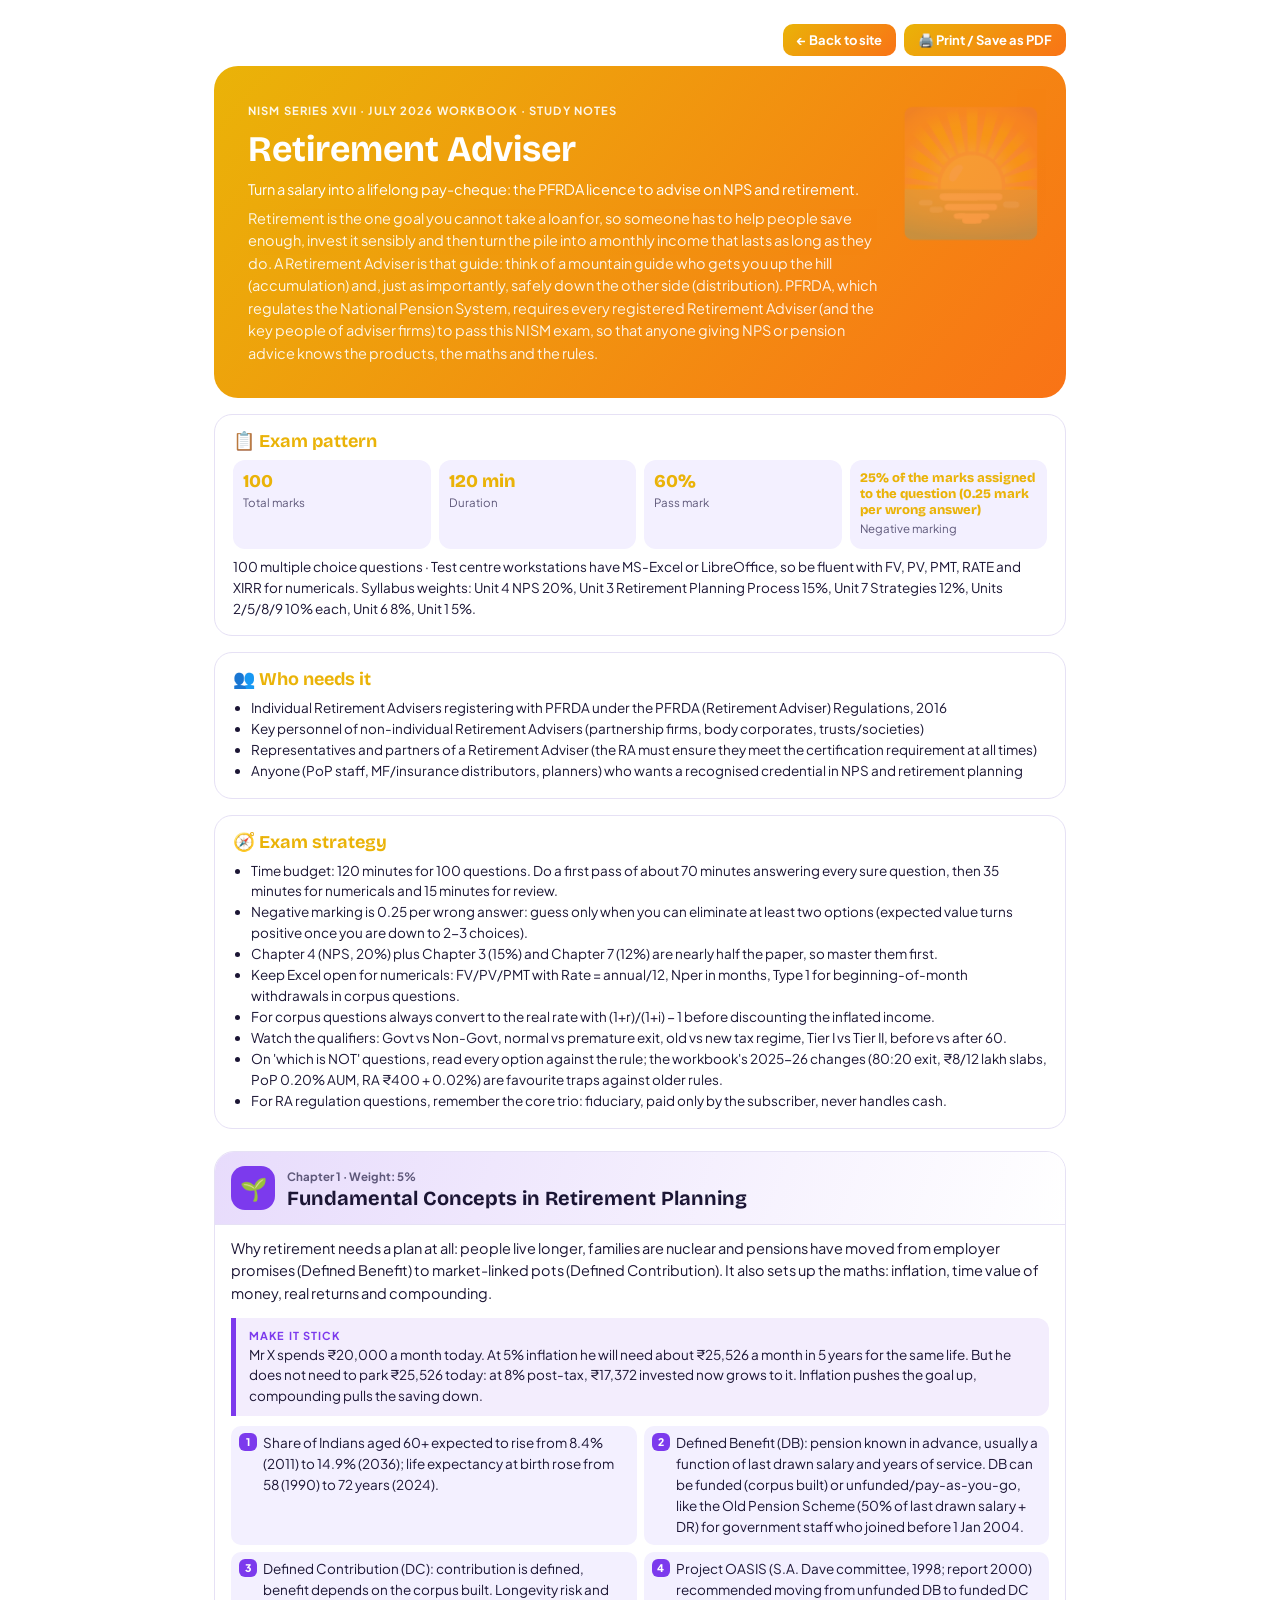
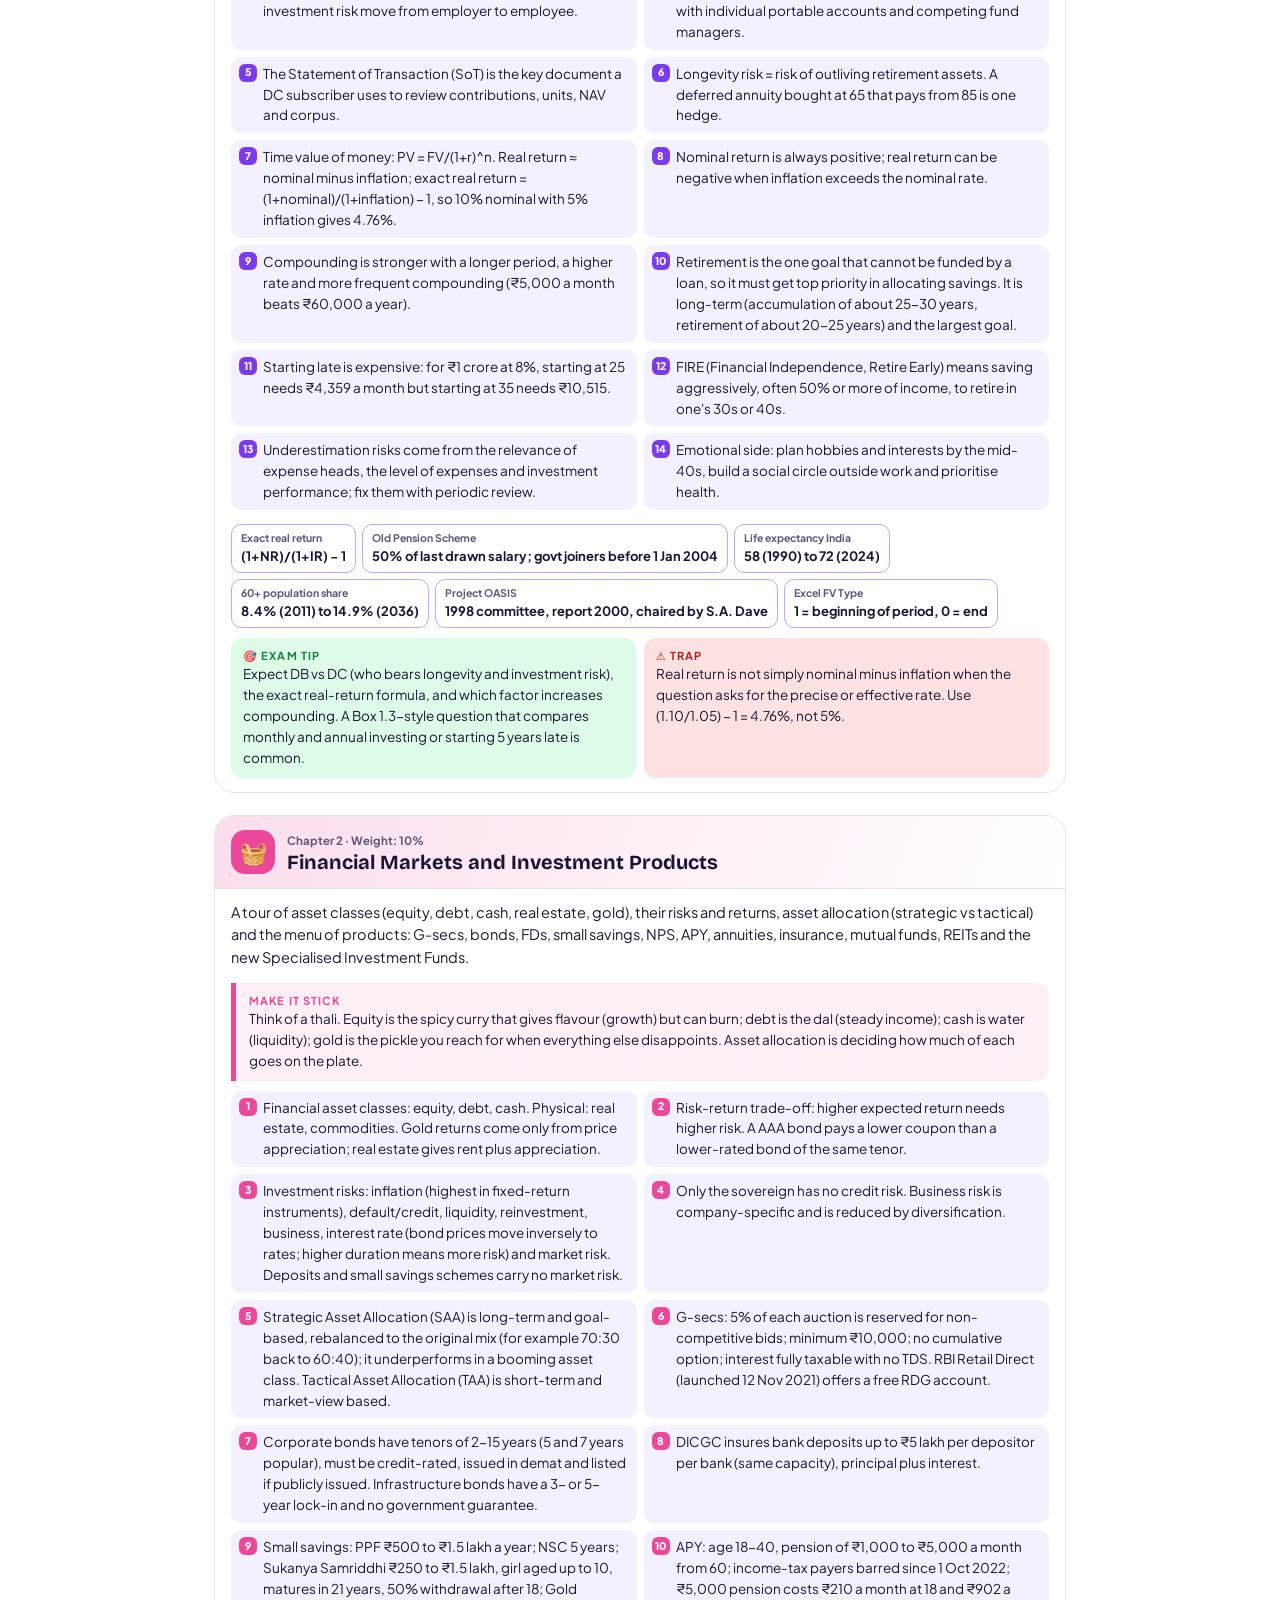
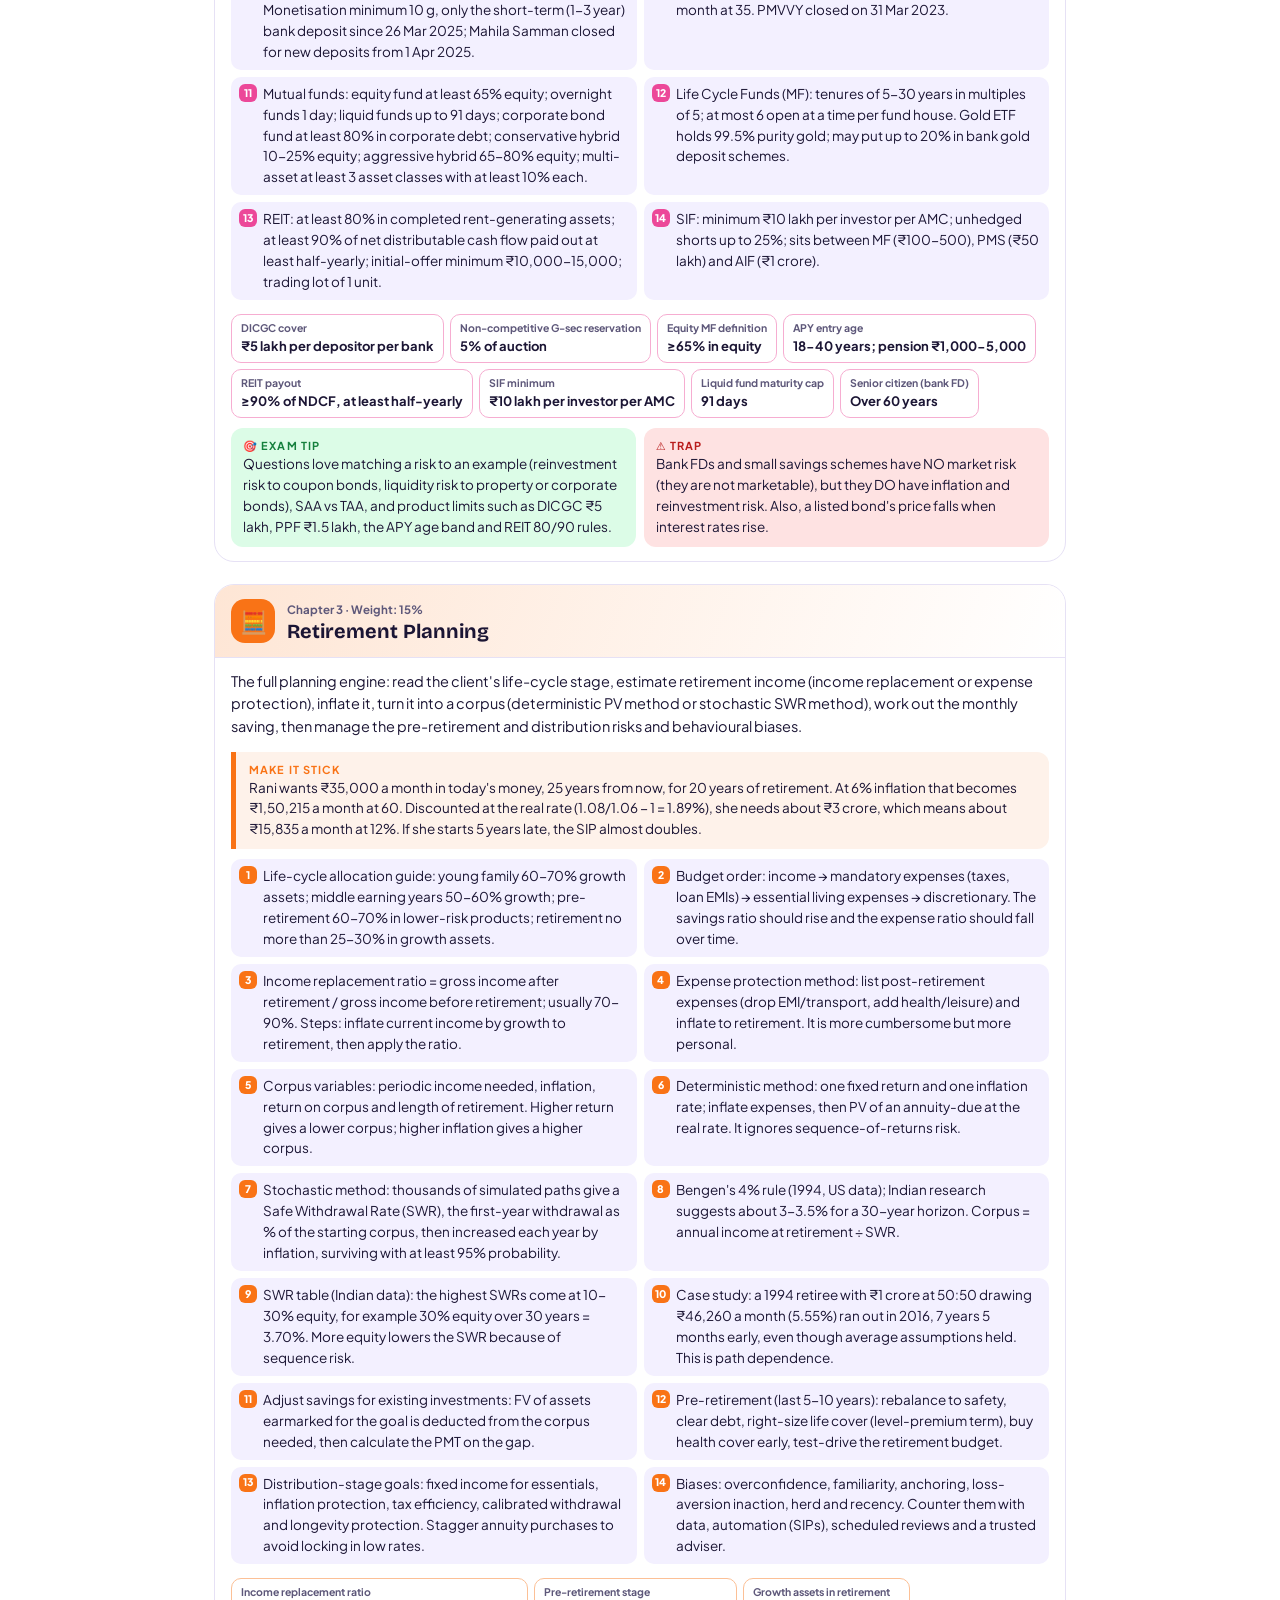
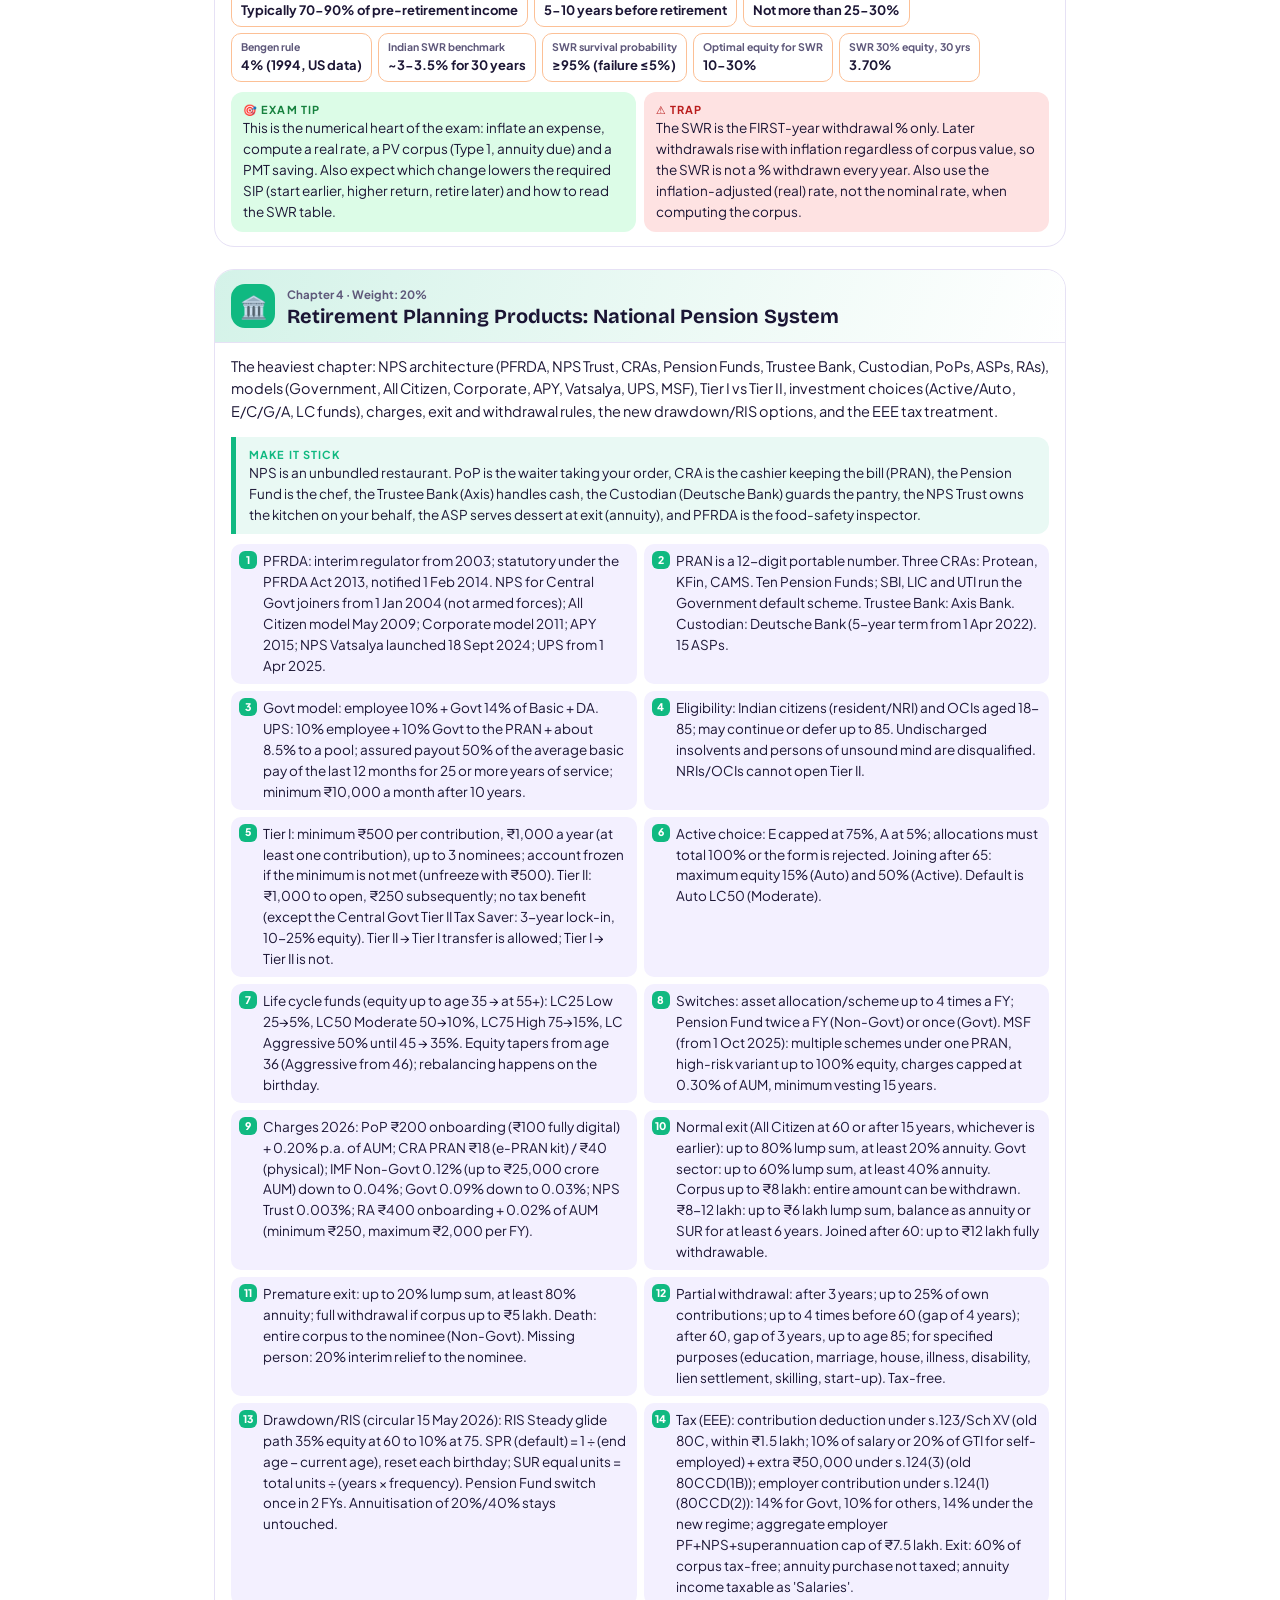
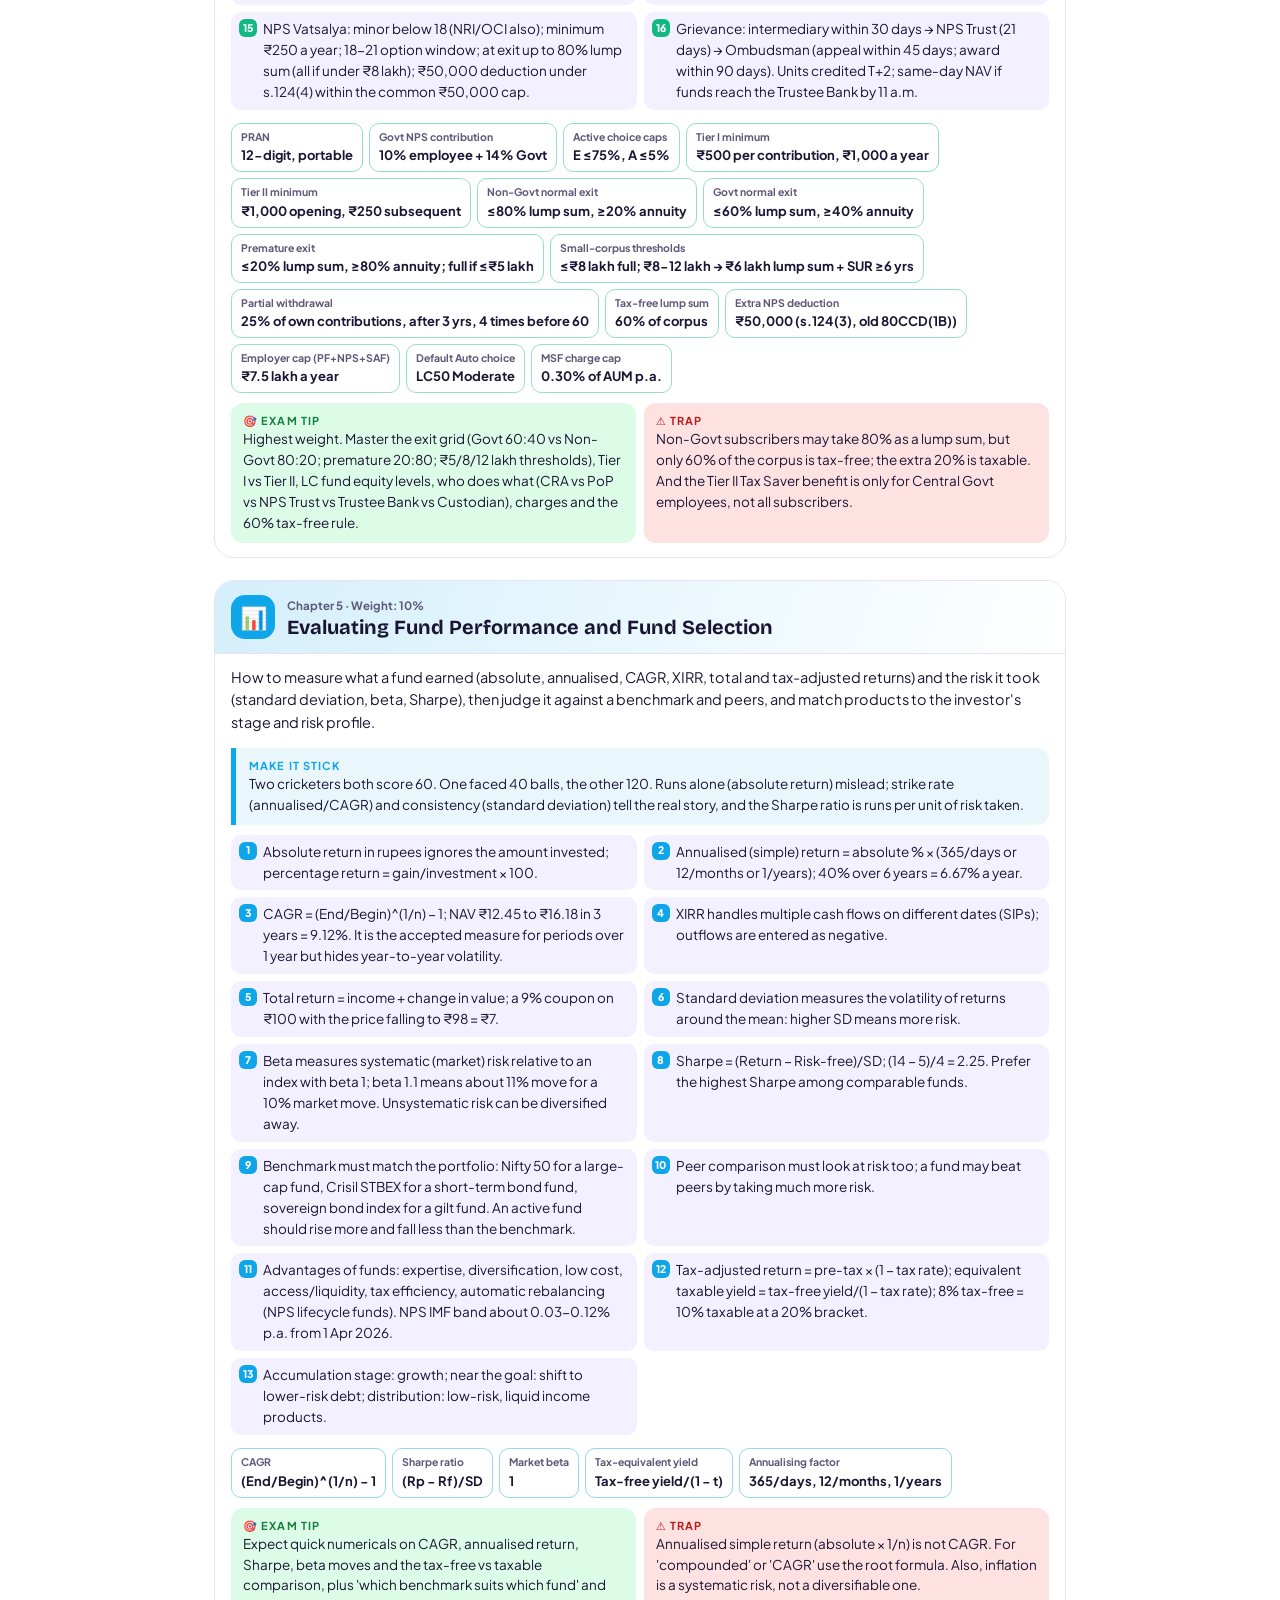
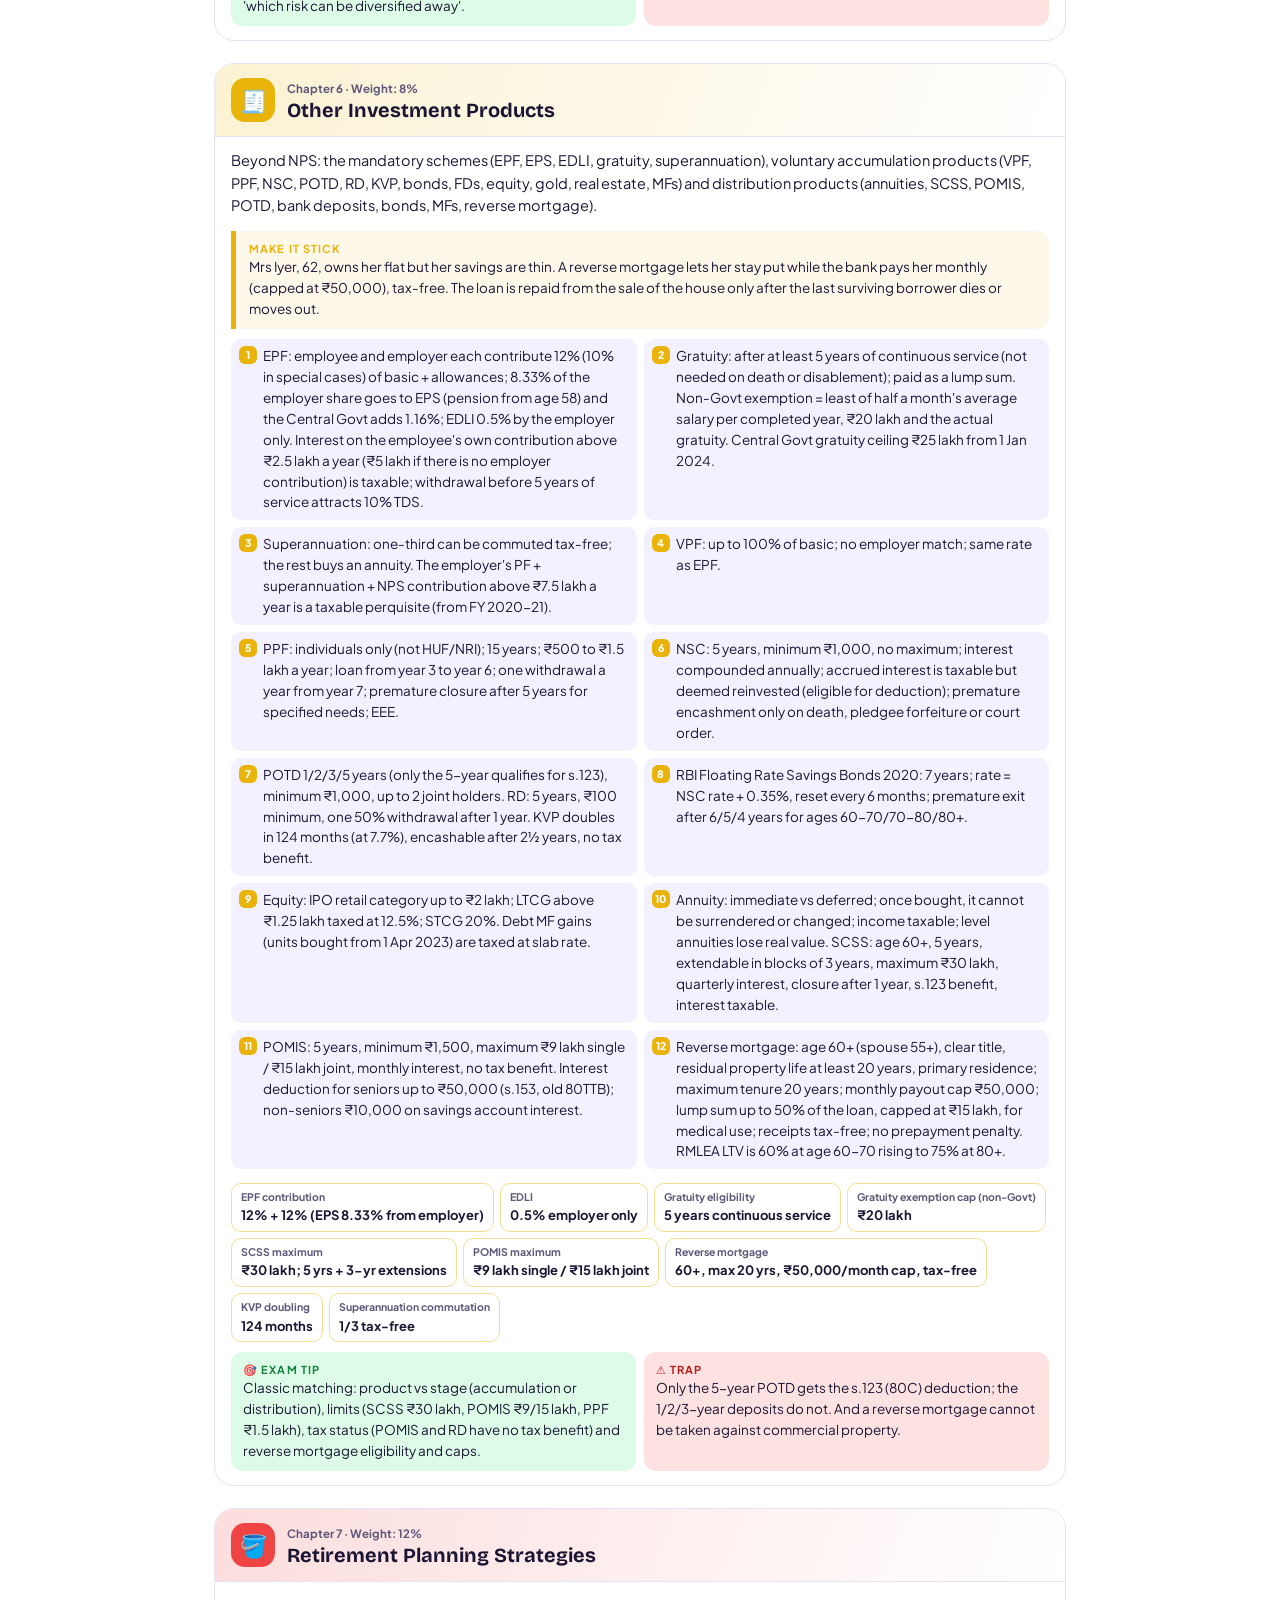
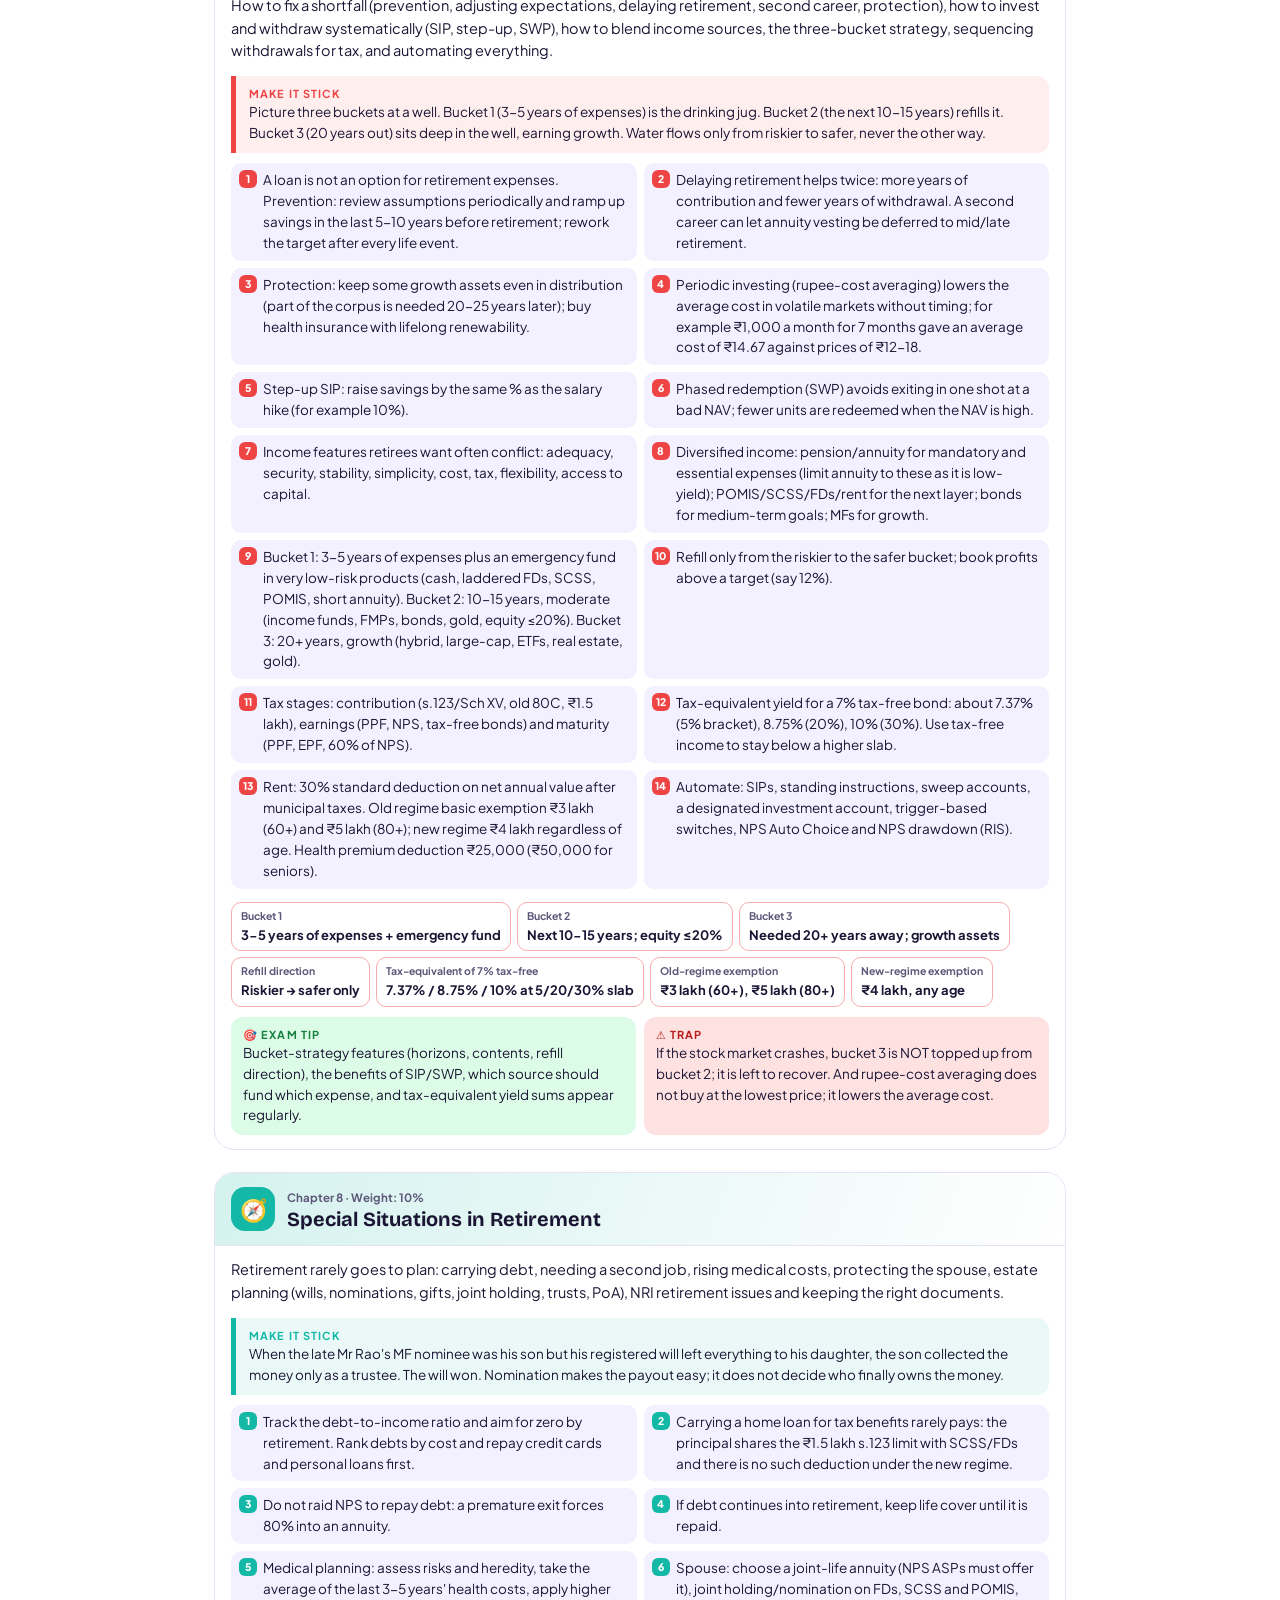
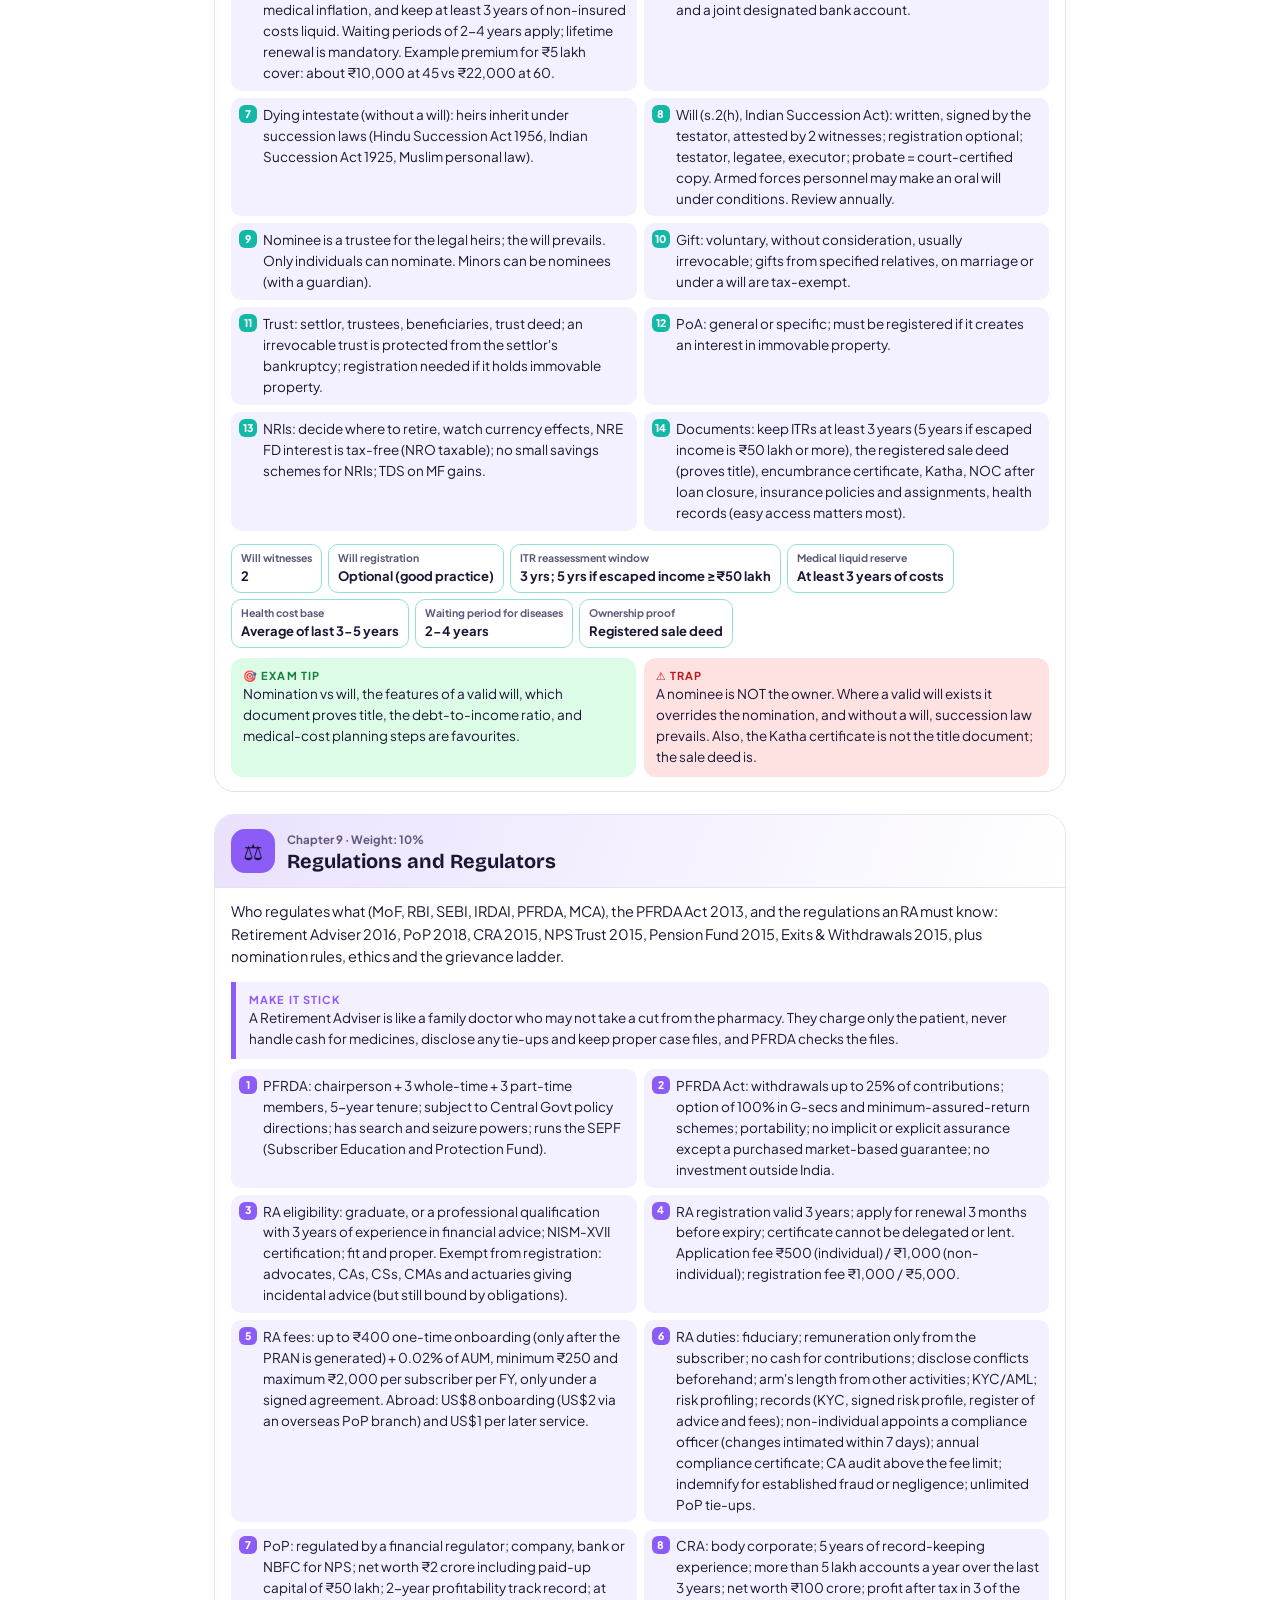
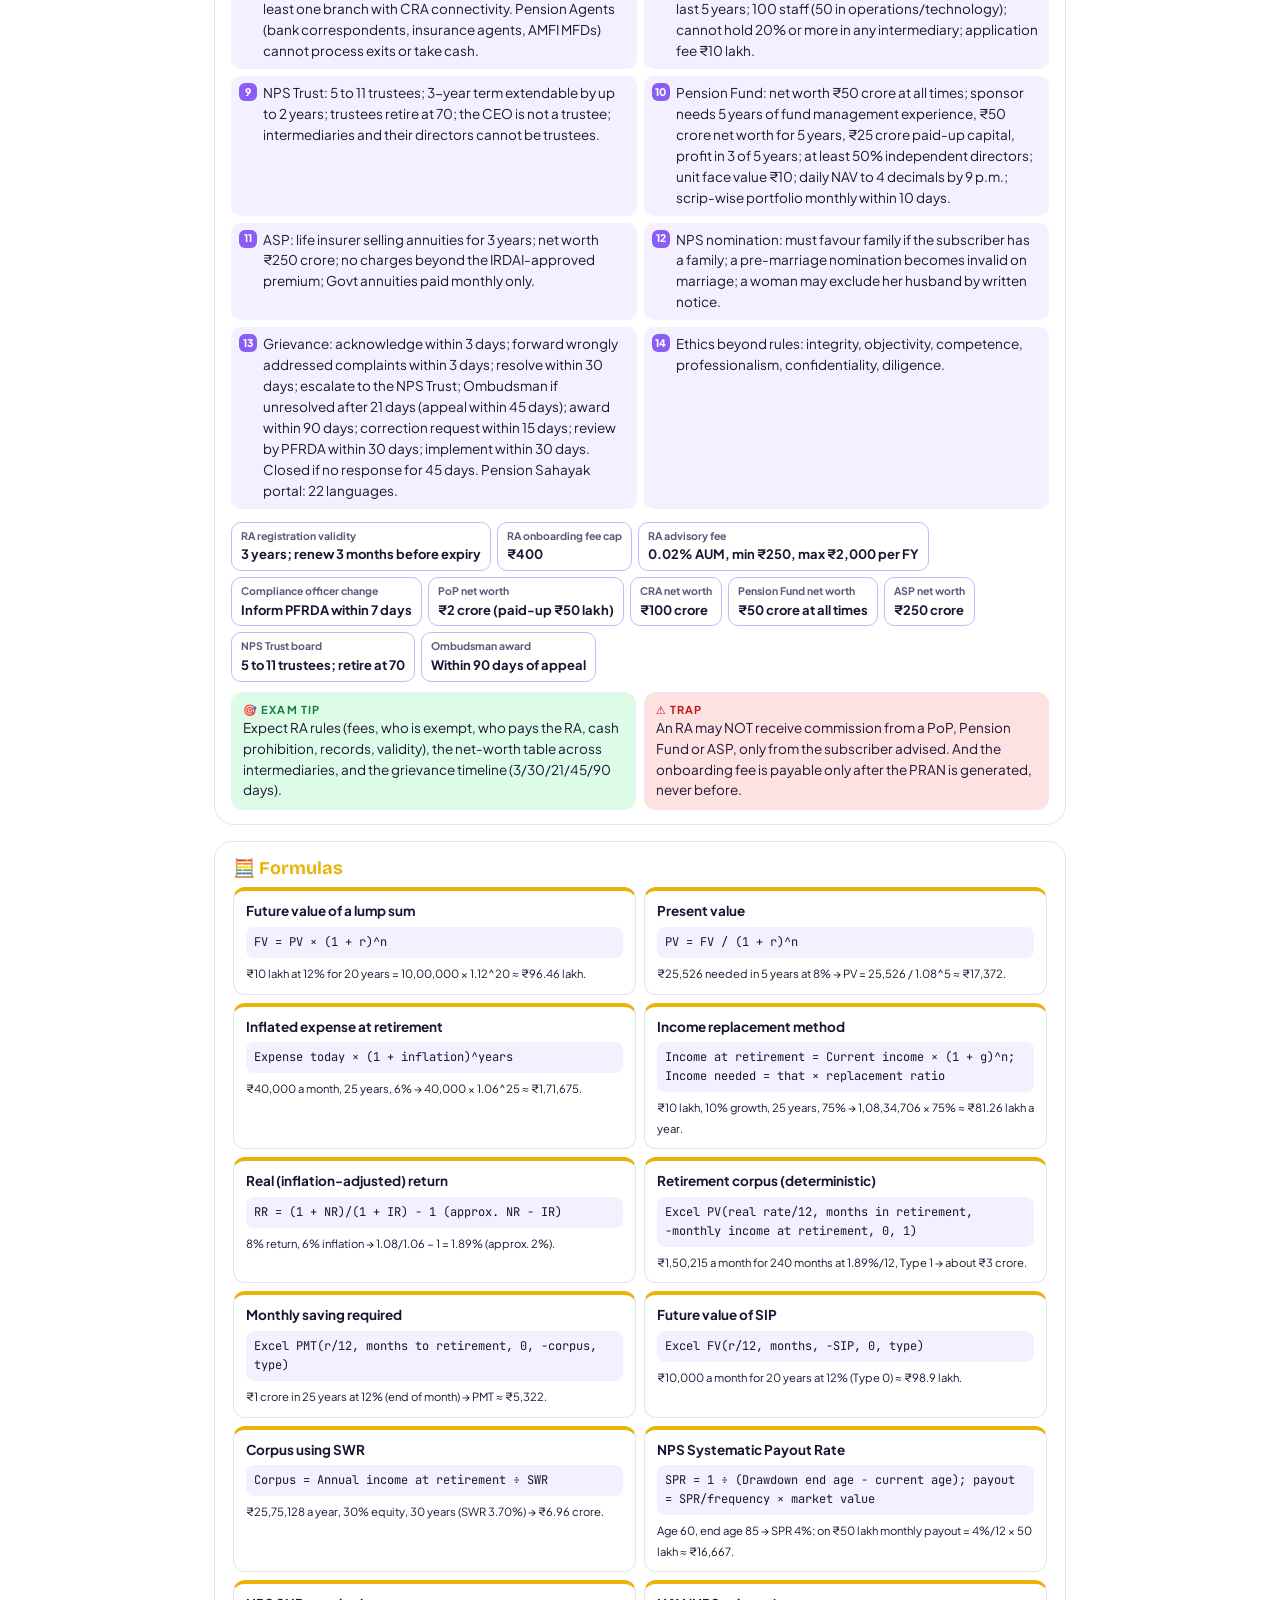
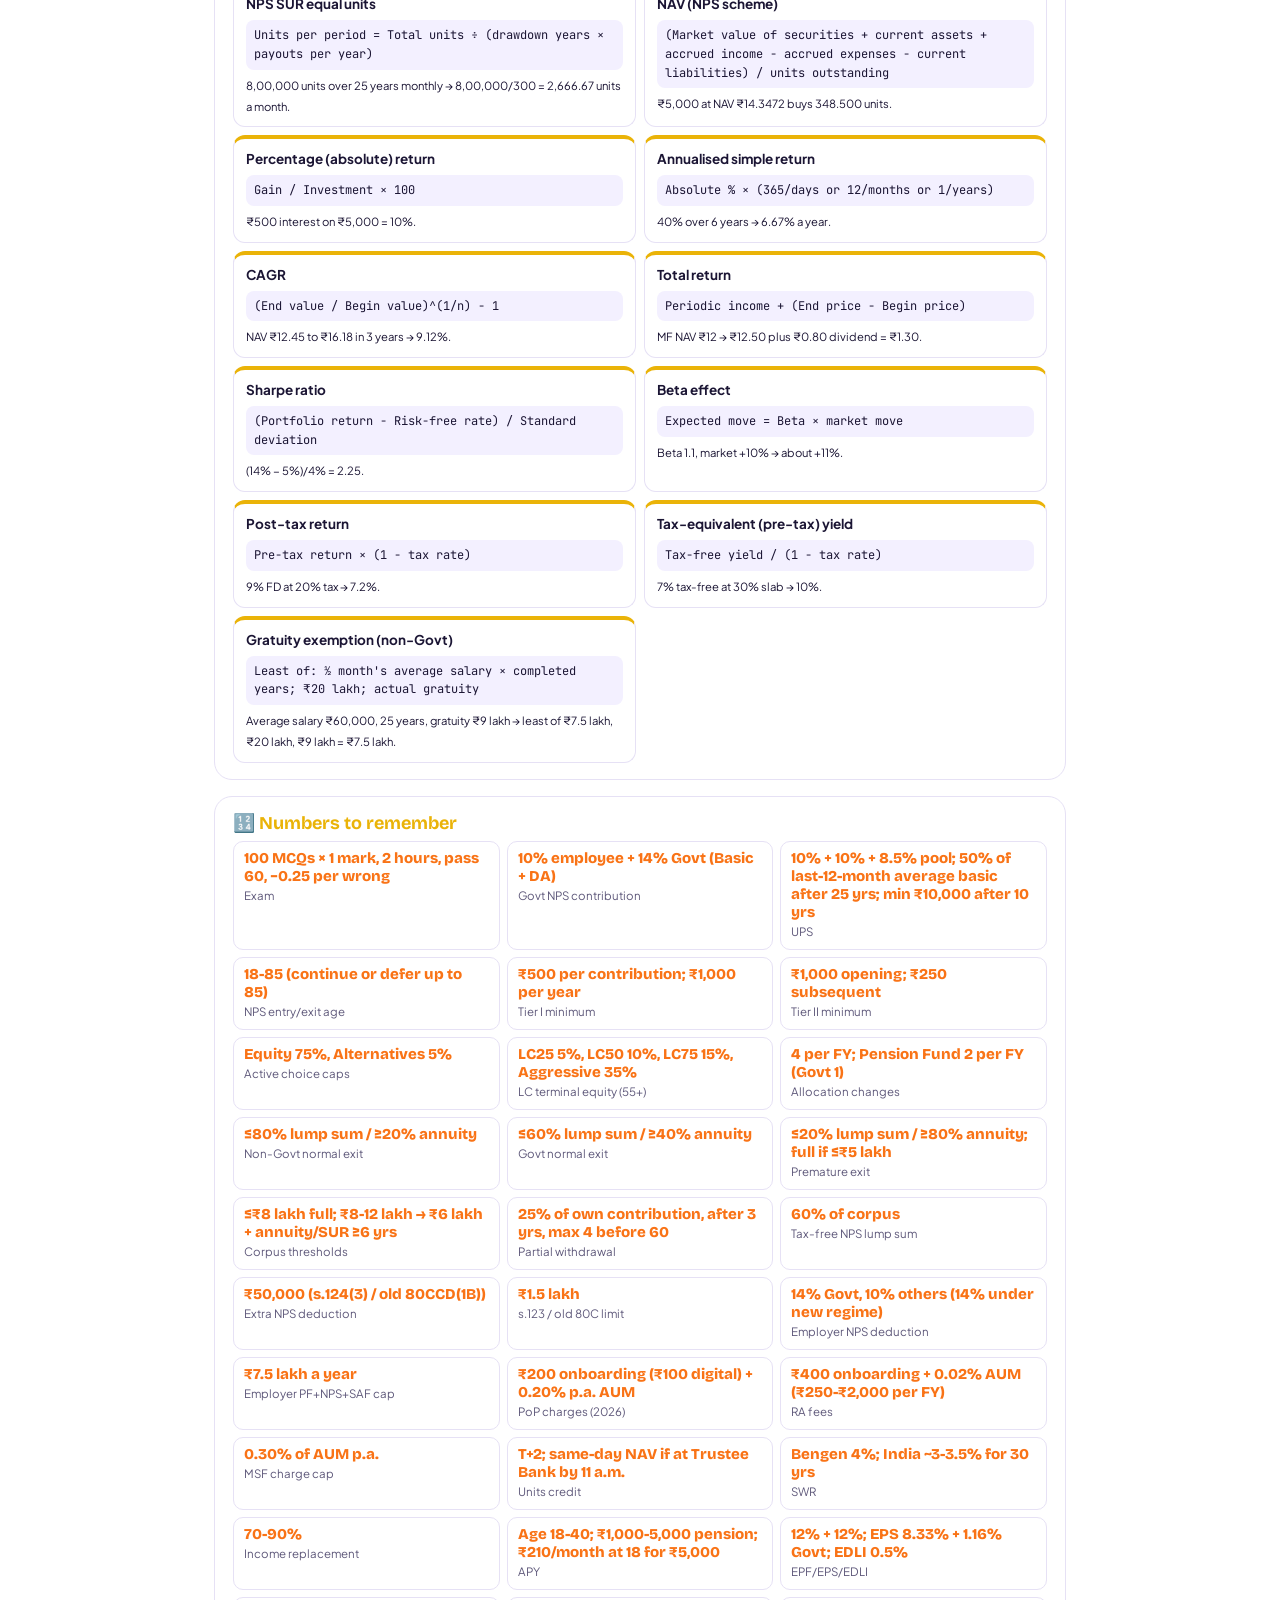
<file: notes/xvii.html>
<!doctype html><html lang="en"><head><meta charset="utf-8"><meta name="viewport" content="width=device-width,initial-scale=1">
<title>Series XVII Study Notes</title>
<link href="https://fonts.googleapis.com/css2?family=Bricolage+Grotesque:opsz,wght@12..96,700;12..96,800&family=Plus+Jakarta+Sans:wght@400;600;700&family=JetBrains+Mono:wght@500&display=swap" rel="stylesheet">
<style>
:root{--c1:#eab308;--c2:#f97316;--ink:#1b1534;--muted:#5e587a;--soft:#f3f0ff;--line:#e6e1f5}
*{box-sizing:border-box;-webkit-print-color-adjust:exact;print-color-adjust:exact}
body{margin:0;background:#fff;color:var(--ink);font:13.5px/1.55 "Plus Jakarta Sans",system-ui,sans-serif}
.wrap{max-width:900px;margin:0 auto;padding:24px}
h1,h2,h3{font-family:"Bricolage Grotesque",sans-serif;margin:0;line-height:1.15}
.cover{border-radius:24px;padding:34px;color:#fff;background:linear-gradient(130deg,var(--c1),var(--c2));position:relative;overflow:hidden}
.cover::after{content:"🌅";position:absolute;right:20px;top:6px;font-size:120px;opacity:.2}
.cover small{letter-spacing:.1em;text-transform:uppercase;font-weight:700;opacity:.9}
.cover h1{font-size:36px;margin:8px 0}
.cover p{max-width:640px;margin:6px 0 0;font-size:14.5px}
.box{border:1px solid var(--line);border-radius:18px;padding:16px 18px;margin-top:16px;break-inside:avoid}
.box h3{font-size:18px;margin-bottom:8px;color:var(--c1)}
.kv{display:grid;grid-template-columns:repeat(4,1fr);gap:8px}
.kv div{background:var(--soft);border-radius:12px;padding:10px}
.kv b{display:block;font:800 18px "Bricolage Grotesque";color:var(--c1)} .kv span{font-size:11.5px;color:var(--muted)}
ul{margin:6px 0 0;padding-left:18px}
.chap{margin-top:22px;border:1px solid var(--line);border-radius:20px;padding:0 0 14px;overflow:hidden;break-inside:auto}
.chap header{display:flex;gap:12px;align-items:center;padding:14px 16px;background:linear-gradient(110deg,color-mix(in srgb,var(--hc) 18%,#fff),#fff);border-bottom:1px solid var(--line);break-after:avoid}
.chap .num{width:44px;height:44px;border-radius:14px;display:grid;place-items:center;font-size:22px;background:var(--hc);flex:none}
.chap small{color:var(--muted);font-weight:700;font-size:11.5px}
.chap h2{font-size:20px}
.chap > *:not(header){margin-left:16px;margin-right:16px}
.sum{font-size:14.5px;margin-top:12px}
.story{border-left:5px solid var(--hc);background:color-mix(in srgb,var(--hc) 9%,#fff);padding:9px 13px;border-radius:0 12px 12px 0;break-inside:avoid}
.story b,.co b{display:block;font-size:11px;letter-spacing:.1em;text-transform:uppercase;color:var(--hc)}
.kp{margin-top:10px;padding-left:0;list-style:none;counter-reset:k;display:grid;grid-template-columns:1fr 1fr;gap:7px}
.kp li{counter-increment:k;position:relative;background:var(--soft);border-radius:10px;padding:7px 10px 7px 32px;break-inside:avoid}
.kp li::before{content:counter(k);position:absolute;left:8px;top:7px;width:18px;height:18px;border-radius:6px;background:var(--hc);color:#fff;font-size:10.5px;font-weight:800;display:grid;place-items:center}
.mr{display:flex;flex-wrap:wrap;gap:6px;margin-top:6px}
.mr div{border:1.5px solid color-mix(in srgb,var(--hc) 45%,#fff);border-radius:10px;padding:5px 9px;break-inside:avoid}
.mr small{display:block;font-size:10.5px;color:var(--muted)} .mr b{font-size:13px}
.co{display:grid;grid-template-columns:1fr 1fr;gap:8px;margin-top:10px}
.co div{border-radius:12px;padding:9px 12px;break-inside:avoid}
.co .tip{background:#dcfce7} .co .tip b{color:#15803d} .co .trap{background:#fee2e2} .co .trap b{color:#b91c1c}
.grid{display:grid;grid-template-columns:1fr 1fr;gap:8px}
.f{border:1px solid var(--line);border-top:4px solid var(--c1);border-radius:12px;padding:10px 12px;break-inside:avoid}
.f code{display:block;font-family:"JetBrains Mono",monospace;background:var(--soft);padding:6px 8px;border-radius:8px;margin:5px 0;white-space:pre-wrap;font-size:12px}
.nums{display:grid;grid-template-columns:repeat(3,1fr);gap:7px}
.nums div{border:1px solid var(--line);border-radius:10px;padding:7px 10px;break-inside:avoid}
.nums b{display:block;color:var(--c2);font:800 15px "Bricolage Grotesque"} .nums span{font-size:11.5px;color:var(--muted)}
table{width:100%;border-collapse:collapse} td{border-bottom:1px solid var(--line);padding:5px 6px;vertical-align:top} td:first-child{font-weight:700;width:28%}
.qr{columns:2;column-gap:14px;padding-left:18px} .qr li{margin-bottom:5px;break-inside:avoid}
.pb{break-before:page}
.bar{display:flex;gap:8px;justify-content:flex-end;margin-bottom:10px}
.bar button,.bar a{font:700 13px "Plus Jakarta Sans";padding:8px 14px;border-radius:10px;border:0;background:linear-gradient(135deg,var(--c1),var(--c2));color:#fff;text-decoration:none;cursor:pointer}
@media (max-width:640px){.qr{columns:1}.kp,.grid,.co{grid-template-columns:1fr}.nums,.kv{grid-template-columns:1fr 1fr}.wrap{padding:16px}}
@media print{.bar{display:none}.wrap{padding:0}@page{margin:12mm}}
</style></head><body><div class="wrap">
<div class="bar"><a href="../index.html#/exam/xvii">← Back to site</a><button onclick="print()">🖨️ Print / Save as PDF</button></div>
<div class="cover"><small>NISM Series XVII · July 2026 workbook · Study notes</small><h1>Retirement Adviser</h1><p>Turn a salary into a lifelong pay-cheque: the PFRDA licence to advise on NPS and retirement.</p><p style="opacity:.9">Retirement is the one goal you cannot take a loan for, so someone has to help people save enough, invest it sensibly and then turn the pile into a monthly income that lasts as long as they do. A Retirement Adviser is that guide: think of a mountain guide who gets you up the hill (accumulation) and, just as importantly, safely down the other side (distribution). PFRDA, which regulates the National Pension System, requires every registered Retirement Adviser (and the key people of adviser firms) to pass this NISM exam, so that anyone giving NPS or pension advice knows the products, the maths and the rules.</p></div>
<div class="box"><h3>📋 Exam pattern</h3><div class="kv"><div><b>100</b><span>Total marks</span></div><div><b>120 min</b><span>Duration</span></div><div><b>60%</b><span>Pass mark</span></div><div><b style="font-size:13px">25% of the marks assigned to the question (0.25 mark per wrong answer)</b><span>Negative marking</span></div></div>
<p style="margin:8px 0 0">100 multiple choice questions · Test centre workstations have MS-Excel or LibreOffice, so be fluent with FV, PV, PMT, RATE and XIRR for numericals. Syllabus weights: Unit 4 NPS 20%, Unit 3 Retirement Planning Process 15%, Unit 7 Strategies 12%, Units 2/5/8/9 10% each, Unit 6 8%, Unit 1 5%.</p></div>
<div class="box"><h3>👥 Who needs it</h3><ul><li>Individual Retirement Advisers registering with PFRDA under the PFRDA (Retirement Adviser) Regulations, 2016</li><li>Key personnel of non-individual Retirement Advisers (partnership firms, body corporates, trusts/societies)</li><li>Representatives and partners of a Retirement Adviser (the RA must ensure they meet the certification requirement at all times)</li><li>Anyone (PoP staff, MF/insurance distributors, planners) who wants a recognised credential in NPS and retirement planning</li></ul></div>
<div class="box"><h3>🧭 Exam strategy</h3><ul><li>Time budget: 120 minutes for 100 questions. Do a first pass of about 70 minutes answering every sure question, then 35 minutes for numericals and 15 minutes for review.</li><li>Negative marking is 0.25 per wrong answer: guess only when you can eliminate at least two options (expected value turns positive once you are down to 2-3 choices).</li><li>Chapter 4 (NPS, 20%) plus Chapter 3 (15%) and Chapter 7 (12%) are nearly half the paper, so master them first.</li><li>Keep Excel open for numericals: FV/PV/PMT with Rate = annual/12, Nper in months, Type 1 for beginning-of-month withdrawals in corpus questions.</li><li>For corpus questions always convert to the real rate with (1+r)/(1+i) − 1 before discounting the inflated income.</li><li>Watch the qualifiers: Govt vs Non-Govt, normal vs premature exit, old vs new tax regime, Tier I vs Tier II, before vs after 60.</li><li>On &#39;which is NOT&#39; questions, read every option against the rule; the workbook&#39;s 2025-26 changes (80:20 exit, ₹8/12 lakh slabs, PoP 0.20% AUM, RA ₹400 + 0.02%) are favourite traps against older rules.</li><li>For RA regulation questions, remember the core trio: fiduciary, paid only by the subscriber, never handles cash.</li></ul></div>
<section class="chap" style="--hc:#7c3aed">
      <header><div class="num">🌱</div><div><small>Chapter 1 · Weight: 5%</small><h2>Fundamental Concepts in Retirement Planning</h2></div></header>
      <p class="sum">Why retirement needs a plan at all: people live longer, families are nuclear and pensions have moved from employer promises (Defined Benefit) to market-linked pots (Defined Contribution). It also sets up the maths: inflation, time value of money, real returns and compounding.</p>
      <div class="story"><b>Make it stick</b>Mr X spends ₹20,000 a month today. At 5% inflation he will need about ₹25,526 a month in 5 years for the same life. But he does not need to park ₹25,526 today: at 8% post-tax, ₹17,372 invested now grows to it. Inflation pushes the goal up, compounding pulls the saving down.</div>
      <ol class="kp"><li>Share of Indians aged 60+ expected to rise from 8.4% (2011) to 14.9% (2036); life expectancy at birth rose from 58 (1990) to 72 years (2024).</li><li>Defined Benefit (DB): pension known in advance, usually a function of last drawn salary and years of service. DB can be funded (corpus built) or unfunded/pay-as-you-go, like the Old Pension Scheme (50% of last drawn salary + DR) for government staff who joined before 1 Jan 2004.</li><li>Defined Contribution (DC): contribution is defined, benefit depends on the corpus built. Longevity risk and investment risk move from employer to employee.</li><li>Project OASIS (S.A. Dave committee, 1998; report 2000) recommended moving from unfunded DB to funded DC with individual portable accounts and competing fund managers.</li><li>The Statement of Transaction (SoT) is the key document a DC subscriber uses to review contributions, units, NAV and corpus.</li><li>Longevity risk = risk of outliving retirement assets. A deferred annuity bought at 65 that pays from 85 is one hedge.</li><li>Time value of money: PV = FV/(1+r)^n. Real return ≈ nominal minus inflation; exact real return = (1+nominal)/(1+inflation) − 1, so 10% nominal with 5% inflation gives 4.76%.</li><li>Nominal return is always positive; real return can be negative when inflation exceeds the nominal rate.</li><li>Compounding is stronger with a longer period, a higher rate and more frequent compounding (₹5,000 a month beats ₹60,000 a year).</li><li>Retirement is the one goal that cannot be funded by a loan, so it must get top priority in allocating savings. It is long-term (accumulation of about 25-30 years, retirement of about 20-25 years) and the largest goal.</li><li>Starting late is expensive: for ₹1 crore at 8%, starting at 25 needs ₹4,359 a month but starting at 35 needs ₹10,515.</li><li>FIRE (Financial Independence, Retire Early) means saving aggressively, often 50% or more of income, to retire in one&#39;s 30s or 40s.</li><li>Underestimation risks come from the relevance of expense heads, the level of expenses and investment performance; fix them with periodic review.</li><li>Emotional side: plan hobbies and interests by the mid-40s, build a social circle outside work and prioritise health.</li></ol>
      <div class="mr"><div><small>Exact real return</small><b>(1+NR)/(1+IR) − 1</b></div><div><small>Old Pension Scheme</small><b>50% of last drawn salary; govt joiners before 1 Jan 2004</b></div><div><small>Life expectancy India</small><b>58 (1990) to 72 (2024)</b></div><div><small>60+ population share</small><b>8.4% (2011) to 14.9% (2036)</b></div><div><small>Project OASIS</small><b>1998 committee, report 2000, chaired by S.A. Dave</b></div><div><small>Excel FV Type</small><b>1 = beginning of period, 0 = end</b></div></div>
      <div class="co"><div class="tip"><b>🎯 Exam tip</b>Expect DB vs DC (who bears longevity and investment risk), the exact real-return formula, and which factor increases compounding. A Box 1.3-style question that compares monthly and annual investing or starting 5 years late is common.</div><div class="trap"><b>⚠️ Trap</b>Real return is not simply nominal minus inflation when the question asks for the precise or effective rate. Use (1.10/1.05) − 1 = 4.76%, not 5%.</div></div>
    </section><section class="chap" style="--hc:#ec4899">
      <header><div class="num">🧺</div><div><small>Chapter 2 · Weight: 10%</small><h2>Financial Markets and Investment Products</h2></div></header>
      <p class="sum">A tour of asset classes (equity, debt, cash, real estate, gold), their risks and returns, asset allocation (strategic vs tactical) and the menu of products: G-secs, bonds, FDs, small savings, NPS, APY, annuities, insurance, mutual funds, REITs and the new Specialised Investment Funds.</p>
      <div class="story"><b>Make it stick</b>Think of a thali. Equity is the spicy curry that gives flavour (growth) but can burn; debt is the dal (steady income); cash is water (liquidity); gold is the pickle you reach for when everything else disappoints. Asset allocation is deciding how much of each goes on the plate.</div>
      <ol class="kp"><li>Financial asset classes: equity, debt, cash. Physical: real estate, commodities. Gold returns come only from price appreciation; real estate gives rent plus appreciation.</li><li>Risk-return trade-off: higher expected return needs higher risk. A AAA bond pays a lower coupon than a lower-rated bond of the same tenor.</li><li>Investment risks: inflation (highest in fixed-return instruments), default/credit, liquidity, reinvestment, business, interest rate (bond prices move inversely to rates; higher duration means more risk) and market risk. Deposits and small savings schemes carry no market risk.</li><li>Only the sovereign has no credit risk. Business risk is company-specific and is reduced by diversification.</li><li>Strategic Asset Allocation (SAA) is long-term and goal-based, rebalanced to the original mix (for example 70:30 back to 60:40); it underperforms in a booming asset class. Tactical Asset Allocation (TAA) is short-term and market-view based.</li><li>G-secs: 5% of each auction is reserved for non-competitive bids; minimum ₹10,000; no cumulative option; interest fully taxable with no TDS. RBI Retail Direct (launched 12 Nov 2021) offers a free RDG account.</li><li>Corporate bonds have tenors of 2-15 years (5 and 7 years popular), must be credit-rated, issued in demat and listed if publicly issued. Infrastructure bonds have a 3- or 5-year lock-in and no government guarantee.</li><li>DICGC insures bank deposits up to ₹5 lakh per depositor per bank (same capacity), principal plus interest.</li><li>Small savings: PPF ₹500 to ₹1.5 lakh a year; NSC 5 years; Sukanya Samriddhi ₹250 to ₹1.5 lakh, girl aged up to 10, matures in 21 years, 50% withdrawal after 18; Gold Monetisation minimum 10 g, only the short-term (1-3 year) bank deposit since 26 Mar 2025; Mahila Samman closed for new deposits from 1 Apr 2025.</li><li>APY: age 18-40, pension of ₹1,000 to ₹5,000 a month from 60; income-tax payers barred since 1 Oct 2022; ₹5,000 pension costs ₹210 a month at 18 and ₹902 a month at 35. PMVVY closed on 31 Mar 2023.</li><li>Mutual funds: equity fund at least 65% equity; overnight funds 1 day; liquid funds up to 91 days; corporate bond fund at least 80% in corporate debt; conservative hybrid 10-25% equity; aggressive hybrid 65-80% equity; multi-asset at least 3 asset classes with at least 10% each.</li><li>Life Cycle Funds (MF): tenures of 5-30 years in multiples of 5; at most 6 open at a time per fund house. Gold ETF holds 99.5% purity gold; may put up to 20% in bank gold deposit schemes.</li><li>REIT: at least 80% in completed rent-generating assets; at least 90% of net distributable cash flow paid out at least half-yearly; initial-offer minimum ₹10,000-15,000; trading lot of 1 unit.</li><li>SIF: minimum ₹10 lakh per investor per AMC; unhedged shorts up to 25%; sits between MF (₹100-500), PMS (₹50 lakh) and AIF (₹1 crore).</li></ol>
      <div class="mr"><div><small>DICGC cover</small><b>₹5 lakh per depositor per bank</b></div><div><small>Non-competitive G-sec reservation</small><b>5% of auction</b></div><div><small>Equity MF definition</small><b>≥65% in equity</b></div><div><small>APY entry age</small><b>18-40 years; pension ₹1,000-5,000</b></div><div><small>REIT payout</small><b>≥90% of NDCF, at least half-yearly</b></div><div><small>SIF minimum</small><b>₹10 lakh per investor per AMC</b></div><div><small>Liquid fund maturity cap</small><b>91 days</b></div><div><small>Senior citizen (bank FD)</small><b>Over 60 years</b></div></div>
      <div class="co"><div class="tip"><b>🎯 Exam tip</b>Questions love matching a risk to an example (reinvestment risk to coupon bonds, liquidity risk to property or corporate bonds), SAA vs TAA, and product limits such as DICGC ₹5 lakh, PPF ₹1.5 lakh, the APY age band and REIT 80/90 rules.</div><div class="trap"><b>⚠️ Trap</b>Bank FDs and small savings schemes have NO market risk (they are not marketable), but they DO have inflation and reinvestment risk. Also, a listed bond&#39;s price falls when interest rates rise.</div></div>
    </section><section class="chap" style="--hc:#f97316">
      <header><div class="num">🧮</div><div><small>Chapter 3 · Weight: 15%</small><h2>Retirement Planning</h2></div></header>
      <p class="sum">The full planning engine: read the client&#39;s life-cycle stage, estimate retirement income (income replacement or expense protection), inflate it, turn it into a corpus (deterministic PV method or stochastic SWR method), work out the monthly saving, then manage the pre-retirement and distribution risks and behavioural biases.</p>
      <div class="story"><b>Make it stick</b>Rani wants ₹35,000 a month in today&#39;s money, 25 years from now, for 20 years of retirement. At 6% inflation that becomes ₹1,50,215 a month at 60. Discounted at the real rate (1.08/1.06 − 1 = 1.89%), she needs about ₹3 crore, which means about ₹15,835 a month at 12%. If she starts 5 years late, the SIP almost doubles.</div>
      <ol class="kp"><li>Life-cycle allocation guide: young family 60-70% growth assets; middle earning years 50-60% growth; pre-retirement 60-70% in lower-risk products; retirement no more than 25-30% in growth assets.</li><li>Budget order: income → mandatory expenses (taxes, loan EMIs) → essential living expenses → discretionary. The savings ratio should rise and the expense ratio should fall over time.</li><li>Income replacement ratio = gross income after retirement / gross income before retirement; usually 70-90%. Steps: inflate current income by growth to retirement, then apply the ratio.</li><li>Expense protection method: list post-retirement expenses (drop EMI/transport, add health/leisure) and inflate to retirement. It is more cumbersome but more personal.</li><li>Corpus variables: periodic income needed, inflation, return on corpus and length of retirement. Higher return gives a lower corpus; higher inflation gives a higher corpus.</li><li>Deterministic method: one fixed return and one inflation rate; inflate expenses, then PV of an annuity-due at the real rate. It ignores sequence-of-returns risk.</li><li>Stochastic method: thousands of simulated paths give a Safe Withdrawal Rate (SWR), the first-year withdrawal as % of the starting corpus, then increased each year by inflation, surviving with at least 95% probability.</li><li>Bengen&#39;s 4% rule (1994, US data); Indian research suggests about 3-3.5% for a 30-year horizon. Corpus = annual income at retirement ÷ SWR.</li><li>SWR table (Indian data): the highest SWRs come at 10-30% equity, for example 30% equity over 30 years = 3.70%. More equity lowers the SWR because of sequence risk.</li><li>Case study: a 1994 retiree with ₹1 crore at 50:50 drawing ₹46,260 a month (5.55%) ran out in 2016, 7 years 5 months early, even though average assumptions held. This is path dependence.</li><li>Adjust savings for existing investments: FV of assets earmarked for the goal is deducted from the corpus needed, then calculate the PMT on the gap.</li><li>Pre-retirement (last 5-10 years): rebalance to safety, clear debt, right-size life cover (level-premium term), buy health cover early, test-drive the retirement budget.</li><li>Distribution-stage goals: fixed income for essentials, inflation protection, tax efficiency, calibrated withdrawal and longevity protection. Stagger annuity purchases to avoid locking in low rates.</li><li>Biases: overconfidence, familiarity, anchoring, loss-aversion inaction, herd and recency. Counter them with data, automation (SIPs), scheduled reviews and a trusted adviser.</li></ol>
      <div class="mr"><div><small>Income replacement ratio</small><b>Typically 70-90% of pre-retirement income</b></div><div><small>Pre-retirement stage</small><b>5-10 years before retirement</b></div><div><small>Growth assets in retirement</small><b>Not more than 25-30%</b></div><div><small>Bengen rule</small><b>4% (1994, US data)</b></div><div><small>Indian SWR benchmark</small><b>~3-3.5% for 30 years</b></div><div><small>SWR survival probability</small><b>≥95% (failure ≤5%)</b></div><div><small>Optimal equity for SWR</small><b>10-30%</b></div><div><small>SWR 30% equity, 30 yrs</small><b>3.70%</b></div></div>
      <div class="co"><div class="tip"><b>🎯 Exam tip</b>This is the numerical heart of the exam: inflate an expense, compute a real rate, a PV corpus (Type 1, annuity due) and a PMT saving. Also expect which change lowers the required SIP (start earlier, higher return, retire later) and how to read the SWR table.</div><div class="trap"><b>⚠️ Trap</b>The SWR is the FIRST-year withdrawal % only. Later withdrawals rise with inflation regardless of corpus value, so the SWR is not a % withdrawn every year. Also use the inflation-adjusted (real) rate, not the nominal rate, when computing the corpus.</div></div>
    </section><section class="chap" style="--hc:#10b981">
      <header><div class="num">🏛️</div><div><small>Chapter 4 · Weight: 20%</small><h2>Retirement Planning Products: National Pension System</h2></div></header>
      <p class="sum">The heaviest chapter: NPS architecture (PFRDA, NPS Trust, CRAs, Pension Funds, Trustee Bank, Custodian, PoPs, ASPs, RAs), models (Government, All Citizen, Corporate, APY, Vatsalya, UPS, MSF), Tier I vs Tier II, investment choices (Active/Auto, E/C/G/A, LC funds), charges, exit and withdrawal rules, the new drawdown/RIS options, and the EEE tax treatment.</p>
      <div class="story"><b>Make it stick</b>NPS is an unbundled restaurant. PoP is the waiter taking your order, CRA is the cashier keeping the bill (PRAN), the Pension Fund is the chef, the Trustee Bank (Axis) handles cash, the Custodian (Deutsche Bank) guards the pantry, the NPS Trust owns the kitchen on your behalf, the ASP serves dessert at exit (annuity), and PFRDA is the food-safety inspector.</div>
      <ol class="kp"><li>PFRDA: interim regulator from 2003; statutory under the PFRDA Act 2013, notified 1 Feb 2014. NPS for Central Govt joiners from 1 Jan 2004 (not armed forces); All Citizen model May 2009; Corporate model 2011; APY 2015; NPS Vatsalya launched 18 Sept 2024; UPS from 1 Apr 2025.</li><li>PRAN is a 12-digit portable number. Three CRAs: Protean, KFin, CAMS. Ten Pension Funds; SBI, LIC and UTI run the Government default scheme. Trustee Bank: Axis Bank. Custodian: Deutsche Bank (5-year term from 1 Apr 2022). 15 ASPs.</li><li>Govt model: employee 10% + Govt 14% of Basic + DA. UPS: 10% employee + 10% Govt to the PRAN + about 8.5% to a pool; assured payout 50% of the average basic pay of the last 12 months for 25 or more years of service; minimum ₹10,000 a month after 10 years.</li><li>Eligibility: Indian citizens (resident/NRI) and OCIs aged 18-85; may continue or defer up to 85. Undischarged insolvents and persons of unsound mind are disqualified. NRIs/OCIs cannot open Tier II.</li><li>Tier I: minimum ₹500 per contribution, ₹1,000 a year (at least one contribution), up to 3 nominees; account frozen if the minimum is not met (unfreeze with ₹500). Tier II: ₹1,000 to open, ₹250 subsequently; no tax benefit (except the Central Govt Tier II Tax Saver: 3-year lock-in, 10-25% equity). Tier II → Tier I transfer is allowed; Tier I → Tier II is not.</li><li>Active choice: E capped at 75%, A at 5%; allocations must total 100% or the form is rejected. Joining after 65: maximum equity 15% (Auto) and 50% (Active). Default is Auto LC50 (Moderate).</li><li>Life cycle funds (equity up to age 35 → at 55+): LC25 Low 25→5%, LC50 Moderate 50→10%, LC75 High 75→15%, LC Aggressive 50% until 45 → 35%. Equity tapers from age 36 (Aggressive from 46); rebalancing happens on the birthday.</li><li>Switches: asset allocation/scheme up to 4 times a FY; Pension Fund twice a FY (Non-Govt) or once (Govt). MSF (from 1 Oct 2025): multiple schemes under one PRAN, high-risk variant up to 100% equity, charges capped at 0.30% of AUM, minimum vesting 15 years.</li><li>Charges 2026: PoP ₹200 onboarding (₹100 fully digital) + 0.20% p.a. of AUM; CRA PRAN ₹18 (e-PRAN kit) / ₹40 (physical); IMF Non-Govt 0.12% (up to ₹25,000 crore AUM) down to 0.04%; Govt 0.09% down to 0.03%; NPS Trust 0.003%; RA ₹400 onboarding + 0.02% of AUM (minimum ₹250, maximum ₹2,000 per FY).</li><li>Normal exit (All Citizen at 60 or after 15 years, whichever is earlier): up to 80% lump sum, at least 20% annuity. Govt sector: up to 60% lump sum, at least 40% annuity. Corpus up to ₹8 lakh: entire amount can be withdrawn. ₹8-12 lakh: up to ₹6 lakh lump sum, balance as annuity or SUR for at least 6 years. Joined after 60: up to ₹12 lakh fully withdrawable.</li><li>Premature exit: up to 20% lump sum, at least 80% annuity; full withdrawal if corpus up to ₹5 lakh. Death: entire corpus to the nominee (Non-Govt). Missing person: 20% interim relief to the nominee.</li><li>Partial withdrawal: after 3 years; up to 25% of own contributions; up to 4 times before 60 (gap of 4 years); after 60, gap of 3 years, up to age 85; for specified purposes (education, marriage, house, illness, disability, lien settlement, skilling, start-up). Tax-free.</li><li>Drawdown/RIS (circular 15 May 2026): RIS Steady glide path 35% equity at 60 to 10% at 75. SPR (default) = 1 ÷ (end age − current age), reset each birthday; SUR equal units = total units ÷ (years × frequency). Pension Fund switch once in 2 FYs. Annuitisation of 20%/40% stays untouched.</li><li>Tax (EEE): contribution deduction under s.123/Sch XV (old 80C, within ₹1.5 lakh; 10% of salary or 20% of GTI for self-employed) + extra ₹50,000 under s.124(3) (old 80CCD(1B)); employer contribution under s.124(1) (80CCD(2)): 14% for Govt, 10% for others, 14% under the new regime; aggregate employer PF+NPS+superannuation cap of ₹7.5 lakh. Exit: 60% of corpus tax-free; annuity purchase not taxed; annuity income taxable as &#39;Salaries&#39;.</li><li>NPS Vatsalya: minor below 18 (NRI/OCI also); minimum ₹250 a year; 18-21 option window; at exit up to 80% lump sum (all if under ₹8 lakh); ₹50,000 deduction under s.124(4) within the common ₹50,000 cap.</li><li>Grievance: intermediary within 30 days → NPS Trust (21 days) → Ombudsman (appeal within 45 days; award within 90 days). Units credited T+2; same-day NAV if funds reach the Trustee Bank by 11 a.m.</li></ol>
      <div class="mr"><div><small>PRAN</small><b>12-digit, portable</b></div><div><small>Govt NPS contribution</small><b>10% employee + 14% Govt</b></div><div><small>Active choice caps</small><b>E ≤75%, A ≤5%</b></div><div><small>Tier I minimum</small><b>₹500 per contribution, ₹1,000 a year</b></div><div><small>Tier II minimum</small><b>₹1,000 opening, ₹250 subsequent</b></div><div><small>Non-Govt normal exit</small><b>≤80% lump sum, ≥20% annuity</b></div><div><small>Govt normal exit</small><b>≤60% lump sum, ≥40% annuity</b></div><div><small>Premature exit</small><b>≤20% lump sum, ≥80% annuity; full if ≤₹5 lakh</b></div><div><small>Small-corpus thresholds</small><b>≤₹8 lakh full; ₹8-12 lakh → ₹6 lakh lump sum + SUR ≥6 yrs</b></div><div><small>Partial withdrawal</small><b>25% of own contributions, after 3 yrs, 4 times before 60</b></div><div><small>Tax-free lump sum</small><b>60% of corpus</b></div><div><small>Extra NPS deduction</small><b>₹50,000 (s.124(3), old 80CCD(1B))</b></div><div><small>Employer cap (PF+NPS+SAF)</small><b>₹7.5 lakh a year</b></div><div><small>Default Auto choice</small><b>LC50 Moderate</b></div><div><small>MSF charge cap</small><b>0.30% of AUM p.a.</b></div></div>
      <div class="co"><div class="tip"><b>🎯 Exam tip</b>Highest weight. Master the exit grid (Govt 60:40 vs Non-Govt 80:20; premature 20:80; ₹5/8/12 lakh thresholds), Tier I vs Tier II, LC fund equity levels, who does what (CRA vs PoP vs NPS Trust vs Trustee Bank vs Custodian), charges and the 60% tax-free rule.</div><div class="trap"><b>⚠️ Trap</b>Non-Govt subscribers may take 80% as a lump sum, but only 60% of the corpus is tax-free; the extra 20% is taxable. And the Tier II Tax Saver benefit is only for Central Govt employees, not all subscribers.</div></div>
    </section><section class="chap" style="--hc:#0ea5e9">
      <header><div class="num">📊</div><div><small>Chapter 5 · Weight: 10%</small><h2>Evaluating Fund Performance and Fund Selection</h2></div></header>
      <p class="sum">How to measure what a fund earned (absolute, annualised, CAGR, XIRR, total and tax-adjusted returns) and the risk it took (standard deviation, beta, Sharpe), then judge it against a benchmark and peers, and match products to the investor&#39;s stage and risk profile.</p>
      <div class="story"><b>Make it stick</b>Two cricketers both score 60. One faced 40 balls, the other 120. Runs alone (absolute return) mislead; strike rate (annualised/CAGR) and consistency (standard deviation) tell the real story, and the Sharpe ratio is runs per unit of risk taken.</div>
      <ol class="kp"><li>Absolute return in rupees ignores the amount invested; percentage return = gain/investment × 100.</li><li>Annualised (simple) return = absolute % × (365/days or 12/months or 1/years); 40% over 6 years = 6.67% a year.</li><li>CAGR = (End/Begin)^(1/n) − 1; NAV ₹12.45 to ₹16.18 in 3 years = 9.12%. It is the accepted measure for periods over 1 year but hides year-to-year volatility.</li><li>XIRR handles multiple cash flows on different dates (SIPs); outflows are entered as negative.</li><li>Total return = income + change in value; a 9% coupon on ₹100 with the price falling to ₹98 = ₹7.</li><li>Standard deviation measures the volatility of returns around the mean: higher SD means more risk.</li><li>Beta measures systematic (market) risk relative to an index with beta 1; beta 1.1 means about 11% move for a 10% market move. Unsystematic risk can be diversified away.</li><li>Sharpe = (Return − Risk-free)/SD; (14 − 5)/4 = 2.25. Prefer the highest Sharpe among comparable funds.</li><li>Benchmark must match the portfolio: Nifty 50 for a large-cap fund, Crisil STBEX for a short-term bond fund, sovereign bond index for a gilt fund. An active fund should rise more and fall less than the benchmark.</li><li>Peer comparison must look at risk too; a fund may beat peers by taking much more risk.</li><li>Advantages of funds: expertise, diversification, low cost, access/liquidity, tax efficiency, automatic rebalancing (NPS lifecycle funds). NPS IMF band about 0.03-0.12% p.a. from 1 Apr 2026.</li><li>Tax-adjusted return = pre-tax × (1 − tax rate); equivalent taxable yield = tax-free yield/(1 − tax rate); 8% tax-free = 10% taxable at a 20% bracket.</li><li>Accumulation stage: growth; near the goal: shift to lower-risk debt; distribution: low-risk, liquid income products.</li></ol>
      <div class="mr"><div><small>CAGR</small><b>(End/Begin)^(1/n) − 1</b></div><div><small>Sharpe ratio</small><b>(Rp − Rf)/SD</b></div><div><small>Market beta</small><b>1</b></div><div><small>Tax-equivalent yield</small><b>Tax-free yield/(1 − t)</b></div><div><small>Annualising factor</small><b>365/days, 12/months, 1/years</b></div></div>
      <div class="co"><div class="tip"><b>🎯 Exam tip</b>Expect quick numericals on CAGR, annualised return, Sharpe, beta moves and the tax-free vs taxable comparison, plus &#39;which benchmark suits which fund&#39; and &#39;which risk can be diversified away&#39;.</div><div class="trap"><b>⚠️ Trap</b>Annualised simple return (absolute × 1/n) is not CAGR. For &#39;compounded&#39; or &#39;CAGR&#39; use the root formula. Also, inflation is a systematic risk, not a diversifiable one.</div></div>
    </section><section class="chap" style="--hc:#eab308">
      <header><div class="num">🧾</div><div><small>Chapter 6 · Weight: 8%</small><h2>Other Investment Products</h2></div></header>
      <p class="sum">Beyond NPS: the mandatory schemes (EPF, EPS, EDLI, gratuity, superannuation), voluntary accumulation products (VPF, PPF, NSC, POTD, RD, KVP, bonds, FDs, equity, gold, real estate, MFs) and distribution products (annuities, SCSS, POMIS, POTD, bank deposits, bonds, MFs, reverse mortgage).</p>
      <div class="story"><b>Make it stick</b>Mrs Iyer, 62, owns her flat but her savings are thin. A reverse mortgage lets her stay put while the bank pays her monthly (capped at ₹50,000), tax-free. The loan is repaid from the sale of the house only after the last surviving borrower dies or moves out.</div>
      <ol class="kp"><li>EPF: employee and employer each contribute 12% (10% in special cases) of basic + allowances; 8.33% of the employer share goes to EPS (pension from age 58) and the Central Govt adds 1.16%; EDLI 0.5% by the employer only. Interest on the employee&#39;s own contribution above ₹2.5 lakh a year (₹5 lakh if there is no employer contribution) is taxable; withdrawal before 5 years of service attracts 10% TDS.</li><li>Gratuity: after at least 5 years of continuous service (not needed on death or disablement); paid as a lump sum. Non-Govt exemption = least of half a month&#39;s average salary per completed year, ₹20 lakh and the actual gratuity. Central Govt gratuity ceiling ₹25 lakh from 1 Jan 2024.</li><li>Superannuation: one-third can be commuted tax-free; the rest buys an annuity. The employer&#39;s PF + superannuation + NPS contribution above ₹7.5 lakh a year is a taxable perquisite (from FY 2020-21).</li><li>VPF: up to 100% of basic; no employer match; same rate as EPF.</li><li>PPF: individuals only (not HUF/NRI); 15 years; ₹500 to ₹1.5 lakh a year; loan from year 3 to year 6; one withdrawal a year from year 7; premature closure after 5 years for specified needs; EEE.</li><li>NSC: 5 years, minimum ₹1,000, no maximum; interest compounded annually; accrued interest is taxable but deemed reinvested (eligible for deduction); premature encashment only on death, pledgee forfeiture or court order.</li><li>POTD 1/2/3/5 years (only the 5-year qualifies for s.123), minimum ₹1,000, up to 2 joint holders. RD: 5 years, ₹100 minimum, one 50% withdrawal after 1 year. KVP doubles in 124 months (at 7.7%), encashable after 2½ years, no tax benefit.</li><li>RBI Floating Rate Savings Bonds 2020: 7 years; rate = NSC rate + 0.35%, reset every 6 months; premature exit after 6/5/4 years for ages 60-70/70-80/80+.</li><li>Equity: IPO retail category up to ₹2 lakh; LTCG above ₹1.25 lakh taxed at 12.5%; STCG 20%. Debt MF gains (units bought from 1 Apr 2023) are taxed at slab rate.</li><li>Annuity: immediate vs deferred; once bought, it cannot be surrendered or changed; income taxable; level annuities lose real value. SCSS: age 60+, 5 years, extendable in blocks of 3 years, maximum ₹30 lakh, quarterly interest, closure after 1 year, s.123 benefit, interest taxable.</li><li>POMIS: 5 years, minimum ₹1,500, maximum ₹9 lakh single / ₹15 lakh joint, monthly interest, no tax benefit. Interest deduction for seniors up to ₹50,000 (s.153, old 80TTB); non-seniors ₹10,000 on savings account interest.</li><li>Reverse mortgage: age 60+ (spouse 55+), clear title, residual property life at least 20 years, primary residence; maximum tenure 20 years; monthly payout cap ₹50,000; lump sum up to 50% of the loan, capped at ₹15 lakh, for medical use; receipts tax-free; no prepayment penalty. RMLEA LTV is 60% at age 60-70 rising to 75% at 80+.</li></ol>
      <div class="mr"><div><small>EPF contribution</small><b>12% + 12% (EPS 8.33% from employer)</b></div><div><small>EDLI</small><b>0.5% employer only</b></div><div><small>Gratuity eligibility</small><b>5 years continuous service</b></div><div><small>Gratuity exemption cap (non-Govt)</small><b>₹20 lakh</b></div><div><small>SCSS maximum</small><b>₹30 lakh; 5 yrs + 3-yr extensions</b></div><div><small>POMIS maximum</small><b>₹9 lakh single / ₹15 lakh joint</b></div><div><small>Reverse mortgage</small><b>60+, max 20 yrs, ₹50,000/month cap, tax-free</b></div><div><small>KVP doubling</small><b>124 months</b></div><div><small>Superannuation commutation</small><b>1/3 tax-free</b></div></div>
      <div class="co"><div class="tip"><b>🎯 Exam tip</b>Classic matching: product vs stage (accumulation or distribution), limits (SCSS ₹30 lakh, POMIS ₹9/15 lakh, PPF ₹1.5 lakh), tax status (POMIS and RD have no tax benefit) and reverse mortgage eligibility and caps.</div><div class="trap"><b>⚠️ Trap</b>Only the 5-year POTD gets the s.123 (80C) deduction; the 1/2/3-year deposits do not. And a reverse mortgage cannot be taken against commercial property.</div></div>
    </section><section class="chap" style="--hc:#ef4444">
      <header><div class="num">🪣</div><div><small>Chapter 7 · Weight: 12%</small><h2>Retirement Planning Strategies</h2></div></header>
      <p class="sum">How to fix a shortfall (prevention, adjusting expectations, delaying retirement, second career, protection), how to invest and withdraw systematically (SIP, step-up, SWP), how to blend income sources, the three-bucket strategy, sequencing withdrawals for tax, and automating everything.</p>
      <div class="story"><b>Make it stick</b>Picture three buckets at a well. Bucket 1 (3-5 years of expenses) is the drinking jug. Bucket 2 (the next 10-15 years) refills it. Bucket 3 (20 years out) sits deep in the well, earning growth. Water flows only from riskier to safer, never the other way.</div>
      <ol class="kp"><li>A loan is not an option for retirement expenses. Prevention: review assumptions periodically and ramp up savings in the last 5-10 years before retirement; rework the target after every life event.</li><li>Delaying retirement helps twice: more years of contribution and fewer years of withdrawal. A second career can let annuity vesting be deferred to mid/late retirement.</li><li>Protection: keep some growth assets even in distribution (part of the corpus is needed 20-25 years later); buy health insurance with lifelong renewability.</li><li>Periodic investing (rupee-cost averaging) lowers the average cost in volatile markets without timing; for example ₹1,000 a month for 7 months gave an average cost of ₹14.67 against prices of ₹12-18.</li><li>Step-up SIP: raise savings by the same % as the salary hike (for example 10%).</li><li>Phased redemption (SWP) avoids exiting in one shot at a bad NAV; fewer units are redeemed when the NAV is high.</li><li>Income features retirees want often conflict: adequacy, security, stability, simplicity, cost, tax, flexibility, access to capital.</li><li>Diversified income: pension/annuity for mandatory and essential expenses (limit annuity to these as it is low-yield); POMIS/SCSS/FDs/rent for the next layer; bonds for medium-term goals; MFs for growth.</li><li>Bucket 1: 3-5 years of expenses plus an emergency fund in very low-risk products (cash, laddered FDs, SCSS, POMIS, short annuity). Bucket 2: 10-15 years, moderate (income funds, FMPs, bonds, gold, equity ≤20%). Bucket 3: 20+ years, growth (hybrid, large-cap, ETFs, real estate, gold).</li><li>Refill only from the riskier to the safer bucket; book profits above a target (say 12%).</li><li>Tax stages: contribution (s.123/Sch XV, old 80C, ₹1.5 lakh), earnings (PPF, NPS, tax-free bonds) and maturity (PPF, EPF, 60% of NPS).</li><li>Tax-equivalent yield for a 7% tax-free bond: about 7.37% (5% bracket), 8.75% (20%), 10% (30%). Use tax-free income to stay below a higher slab.</li><li>Rent: 30% standard deduction on net annual value after municipal taxes. Old regime basic exemption ₹3 lakh (60+) and ₹5 lakh (80+); new regime ₹4 lakh regardless of age. Health premium deduction ₹25,000 (₹50,000 for seniors).</li><li>Automate: SIPs, standing instructions, sweep accounts, a designated investment account, trigger-based switches, NPS Auto Choice and NPS drawdown (RIS).</li></ol>
      <div class="mr"><div><small>Bucket 1</small><b>3-5 years of expenses + emergency fund</b></div><div><small>Bucket 2</small><b>Next 10-15 years; equity ≤20%</b></div><div><small>Bucket 3</small><b>Needed 20+ years away; growth assets</b></div><div><small>Refill direction</small><b>Riskier → safer only</b></div><div><small>Tax-equivalent of 7% tax-free</small><b>7.37% / 8.75% / 10% at 5/20/30% slab</b></div><div><small>Old-regime exemption</small><b>₹3 lakh (60+), ₹5 lakh (80+)</b></div><div><small>New-regime exemption</small><b>₹4 lakh, any age</b></div></div>
      <div class="co"><div class="tip"><b>🎯 Exam tip</b>Bucket-strategy features (horizons, contents, refill direction), the benefits of SIP/SWP, which source should fund which expense, and tax-equivalent yield sums appear regularly.</div><div class="trap"><b>⚠️ Trap</b>If the stock market crashes, bucket 3 is NOT topped up from bucket 2; it is left to recover. And rupee-cost averaging does not buy at the lowest price; it lowers the average cost.</div></div>
    </section><section class="chap" style="--hc:#14b8a6">
      <header><div class="num">🧭</div><div><small>Chapter 8 · Weight: 10%</small><h2>Special Situations in Retirement</h2></div></header>
      <p class="sum">Retirement rarely goes to plan: carrying debt, needing a second job, rising medical costs, protecting the spouse, estate planning (wills, nominations, gifts, joint holding, trusts, PoA), NRI retirement issues and keeping the right documents.</p>
      <div class="story"><b>Make it stick</b>When the late Mr Rao&#39;s MF nominee was his son but his registered will left everything to his daughter, the son collected the money only as a trustee. The will won. Nomination makes the payout easy; it does not decide who finally owns the money.</div>
      <ol class="kp"><li>Track the debt-to-income ratio and aim for zero by retirement. Rank debts by cost and repay credit cards and personal loans first.</li><li>Carrying a home loan for tax benefits rarely pays: the principal shares the ₹1.5 lakh s.123 limit with SCSS/FDs and there is no such deduction under the new regime.</li><li>Do not raid NPS to repay debt: a premature exit forces 80% into an annuity.</li><li>If debt continues into retirement, keep life cover until it is repaid.</li><li>Medical planning: assess risks and heredity, take the average of the last 3-5 years&#39; health costs, apply higher medical inflation, and keep at least 3 years of non-insured costs liquid. Waiting periods of 2-4 years apply; lifetime renewal is mandatory. Example premium for ₹5 lakh cover: about ₹10,000 at 45 vs ₹22,000 at 60.</li><li>Spouse: choose a joint-life annuity (NPS ASPs must offer it), joint holding/nomination on FDs, SCSS and POMIS, and a joint designated bank account.</li><li>Dying intestate (without a will): heirs inherit under succession laws (Hindu Succession Act 1956, Indian Succession Act 1925, Muslim personal law).</li><li>Will (s.2(h), Indian Succession Act): written, signed by the testator, attested by 2 witnesses; registration optional; testator, legatee, executor; probate = court-certified copy. Armed forces personnel may make an oral will under conditions. Review annually.</li><li>Nominee is a trustee for the legal heirs; the will prevails. Only individuals can nominate. Minors can be nominees (with a guardian).</li><li>Gift: voluntary, without consideration, usually irrevocable; gifts from specified relatives, on marriage or under a will are tax-exempt.</li><li>Trust: settlor, trustees, beneficiaries, trust deed; an irrevocable trust is protected from the settlor&#39;s bankruptcy; registration needed if it holds immovable property.</li><li>PoA: general or specific; must be registered if it creates an interest in immovable property.</li><li>NRIs: decide where to retire, watch currency effects, NRE FD interest is tax-free (NRO taxable); no small savings schemes for NRIs; TDS on MF gains.</li><li>Documents: keep ITRs at least 3 years (5 years if escaped income is ₹50 lakh or more), the registered sale deed (proves title), encumbrance certificate, Katha, NOC after loan closure, insurance policies and assignments, health records (easy access matters most).</li></ol>
      <div class="mr"><div><small>Will witnesses</small><b>2</b></div><div><small>Will registration</small><b>Optional (good practice)</b></div><div><small>ITR reassessment window</small><b>3 yrs; 5 yrs if escaped income ≥₹50 lakh</b></div><div><small>Medical liquid reserve</small><b>At least 3 years of costs</b></div><div><small>Health cost base</small><b>Average of last 3-5 years</b></div><div><small>Waiting period for diseases</small><b>2-4 years</b></div><div><small>Ownership proof</small><b>Registered sale deed</b></div></div>
      <div class="co"><div class="tip"><b>🎯 Exam tip</b>Nomination vs will, the features of a valid will, which document proves title, the debt-to-income ratio, and medical-cost planning steps are favourites.</div><div class="trap"><b>⚠️ Trap</b>A nominee is NOT the owner. Where a valid will exists it overrides the nomination, and without a will, succession law prevails. Also, the Katha certificate is not the title document; the sale deed is.</div></div>
    </section><section class="chap" style="--hc:#8b5cf6">
      <header><div class="num">⚖️</div><div><small>Chapter 9 · Weight: 10%</small><h2>Regulations and Regulators</h2></div></header>
      <p class="sum">Who regulates what (MoF, RBI, SEBI, IRDAI, PFRDA, MCA), the PFRDA Act 2013, and the regulations an RA must know: Retirement Adviser 2016, PoP 2018, CRA 2015, NPS Trust 2015, Pension Fund 2015, Exits &amp; Withdrawals 2015, plus nomination rules, ethics and the grievance ladder.</p>
      <div class="story"><b>Make it stick</b>A Retirement Adviser is like a family doctor who may not take a cut from the pharmacy. They charge only the patient, never handle cash for medicines, disclose any tie-ups and keep proper case files, and PFRDA checks the files.</div>
      <ol class="kp"><li>PFRDA: chairperson + 3 whole-time + 3 part-time members, 5-year tenure; subject to Central Govt policy directions; has search and seizure powers; runs the SEPF (Subscriber Education and Protection Fund).</li><li>PFRDA Act: withdrawals up to 25% of contributions; option of 100% in G-secs and minimum-assured-return schemes; portability; no implicit or explicit assurance except a purchased market-based guarantee; no investment outside India.</li><li>RA eligibility: graduate, or a professional qualification with 3 years of experience in financial advice; NISM-XVII certification; fit and proper. Exempt from registration: advocates, CAs, CSs, CMAs and actuaries giving incidental advice (but still bound by obligations).</li><li>RA registration valid 3 years; apply for renewal 3 months before expiry; certificate cannot be delegated or lent. Application fee ₹500 (individual) / ₹1,000 (non-individual); registration fee ₹1,000 / ₹5,000.</li><li>RA fees: up to ₹400 one-time onboarding (only after the PRAN is generated) + 0.02% of AUM, minimum ₹250 and maximum ₹2,000 per subscriber per FY, only under a signed agreement. Abroad: US$8 onboarding (US$2 via an overseas PoP branch) and US$1 per later service.</li><li>RA duties: fiduciary; remuneration only from the subscriber; no cash for contributions; disclose conflicts beforehand; arm&#39;s length from other activities; KYC/AML; risk profiling; records (KYC, signed risk profile, register of advice and fees); non-individual appoints a compliance officer (changes intimated within 7 days); annual compliance certificate; CA audit above the fee limit; indemnify for established fraud or negligence; unlimited PoP tie-ups.</li><li>PoP: regulated by a financial regulator; company, bank or NBFC for NPS; net worth ₹2 crore including paid-up capital of ₹50 lakh; 2-year profitability track record; at least one branch with CRA connectivity. Pension Agents (bank correspondents, insurance agents, AMFI MFDs) cannot process exits or take cash.</li><li>CRA: body corporate; 5 years of record-keeping experience; more than 5 lakh accounts a year over the last 3 years; net worth ₹100 crore; profit after tax in 3 of the last 5 years; 100 staff (50 in operations/technology); cannot hold 20% or more in any intermediary; application fee ₹10 lakh.</li><li>NPS Trust: 5 to 11 trustees; 3-year term extendable by up to 2 years; trustees retire at 70; the CEO is not a trustee; intermediaries and their directors cannot be trustees.</li><li>Pension Fund: net worth ₹50 crore at all times; sponsor needs 5 years of fund management experience, ₹50 crore net worth for 5 years, ₹25 crore paid-up capital, profit in 3 of 5 years; at least 50% independent directors; unit face value ₹10; daily NAV to 4 decimals by 9 p.m.; scrip-wise portfolio monthly within 10 days.</li><li>ASP: life insurer selling annuities for 3 years; net worth ₹250 crore; no charges beyond the IRDAI-approved premium; Govt annuities paid monthly only.</li><li>NPS nomination: must favour family if the subscriber has a family; a pre-marriage nomination becomes invalid on marriage; a woman may exclude her husband by written notice.</li><li>Grievance: acknowledge within 3 days; forward wrongly addressed complaints within 3 days; resolve within 30 days; escalate to the NPS Trust; Ombudsman if unresolved after 21 days (appeal within 45 days); award within 90 days; correction request within 15 days; review by PFRDA within 30 days; implement within 30 days. Closed if no response for 45 days. Pension Sahayak portal: 22 languages.</li><li>Ethics beyond rules: integrity, objectivity, competence, professionalism, confidentiality, diligence.</li></ol>
      <div class="mr"><div><small>RA registration validity</small><b>3 years; renew 3 months before expiry</b></div><div><small>RA onboarding fee cap</small><b>₹400</b></div><div><small>RA advisory fee</small><b>0.02% AUM, min ₹250, max ₹2,000 per FY</b></div><div><small>Compliance officer change</small><b>Inform PFRDA within 7 days</b></div><div><small>PoP net worth</small><b>₹2 crore (paid-up ₹50 lakh)</b></div><div><small>CRA net worth</small><b>₹100 crore</b></div><div><small>Pension Fund net worth</small><b>₹50 crore at all times</b></div><div><small>ASP net worth</small><b>₹250 crore</b></div><div><small>NPS Trust board</small><b>5 to 11 trustees; retire at 70</b></div><div><small>Ombudsman award</small><b>Within 90 days of appeal</b></div></div>
      <div class="co"><div class="tip"><b>🎯 Exam tip</b>Expect RA rules (fees, who is exempt, who pays the RA, cash prohibition, records, validity), the net-worth table across intermediaries, and the grievance timeline (3/30/21/45/90 days).</div><div class="trap"><b>⚠️ Trap</b>An RA may NOT receive commission from a PoP, Pension Fund or ASP, only from the subscriber advised. And the onboarding fee is payable only after the PRAN is generated, never before.</div></div>
    </section>
<div class="box pb"><h3>🧮 Formulas</h3><div class="grid"><div class="f"><b>Future value of a lump sum</b><code>FV = PV × (1 + r)^n</code><small>₹10 lakh at 12% for 20 years = 10,00,000 × 1.12^20 ≈ ₹96.46 lakh.</small></div><div class="f"><b>Present value</b><code>PV = FV / (1 + r)^n</code><small>₹25,526 needed in 5 years at 8% → PV = 25,526 / 1.08^5 ≈ ₹17,372.</small></div><div class="f"><b>Inflated expense at retirement</b><code>Expense today × (1 + inflation)^years</code><small>₹40,000 a month, 25 years, 6% → 40,000 × 1.06^25 ≈ ₹1,71,675.</small></div><div class="f"><b>Income replacement method</b><code>Income at retirement = Current income × (1 + g)^n; Income needed = that × replacement ratio</code><small>₹10 lakh, 10% growth, 25 years, 75% → 1,08,34,706 × 75% ≈ ₹81.26 lakh a year.</small></div><div class="f"><b>Real (inflation-adjusted) return</b><code>RR = (1 + NR)/(1 + IR) − 1 (approx. NR − IR)</code><small>8% return, 6% inflation → 1.08/1.06 − 1 = 1.89% (approx. 2%).</small></div><div class="f"><b>Retirement corpus (deterministic)</b><code>Excel PV(real rate/12, months in retirement, −monthly income at retirement, 0, 1)</code><small>₹1,50,215 a month for 240 months at 1.89%/12, Type 1 → about ₹3 crore.</small></div><div class="f"><b>Monthly saving required</b><code>Excel PMT(r/12, months to retirement, 0, −corpus, type)</code><small>₹1 crore in 25 years at 12% (end of month) → PMT ≈ ₹5,322.</small></div><div class="f"><b>Future value of SIP</b><code>Excel FV(r/12, months, −SIP, 0, type)</code><small>₹10,000 a month for 20 years at 12% (Type 0) ≈ ₹98.9 lakh.</small></div><div class="f"><b>Corpus using SWR</b><code>Corpus = Annual income at retirement ÷ SWR</code><small>₹25,75,128 a year, 30% equity, 30 years (SWR 3.70%) → ₹6.96 crore.</small></div><div class="f"><b>NPS Systematic Payout Rate</b><code>SPR = 1 ÷ (Drawdown end age − current age); payout = SPR/frequency × market value</code><small>Age 60, end age 85 → SPR 4%; on ₹50 lakh monthly payout = 4%/12 × 50 lakh ≈ ₹16,667.</small></div><div class="f"><b>NPS SUR equal units</b><code>Units per period = Total units ÷ (drawdown years × payouts per year)</code><small>8,00,000 units over 25 years monthly → 8,00,000/300 = 2,666.67 units a month.</small></div><div class="f"><b>NAV (NPS scheme)</b><code>(Market value of securities + current assets + accrued income − accrued expenses − current liabilities) / units outstanding</code><small>₹5,000 at NAV ₹14.3472 buys 348.500 units.</small></div><div class="f"><b>Percentage (absolute) return</b><code>Gain / Investment × 100</code><small>₹500 interest on ₹5,000 = 10%.</small></div><div class="f"><b>Annualised simple return</b><code>Absolute % × (365/days or 12/months or 1/years)</code><small>40% over 6 years → 6.67% a year.</small></div><div class="f"><b>CAGR</b><code>(End value / Begin value)^(1/n) − 1</code><small>NAV ₹12.45 to ₹16.18 in 3 years → 9.12%.</small></div><div class="f"><b>Total return</b><code>Periodic income + (End price − Begin price)</code><small>MF NAV ₹12 → ₹12.50 plus ₹0.80 dividend = ₹1.30.</small></div><div class="f"><b>Sharpe ratio</b><code>(Portfolio return − Risk-free rate) / Standard deviation</code><small>(14% − 5%)/4% = 2.25.</small></div><div class="f"><b>Beta effect</b><code>Expected move = Beta × market move</code><small>Beta 1.1, market +10% → about +11%.</small></div><div class="f"><b>Post-tax return</b><code>Pre-tax return × (1 − tax rate)</code><small>9% FD at 20% tax → 7.2%.</small></div><div class="f"><b>Tax-equivalent (pre-tax) yield</b><code>Tax-free yield / (1 − tax rate)</code><small>7% tax-free at 30% slab → 10%.</small></div><div class="f"><b>Gratuity exemption (non-Govt)</b><code>Least of: ½ month&#39;s average salary × completed years; ₹20 lakh; actual gratuity</code><small>Average salary ₹60,000, 25 years, gratuity ₹9 lakh → least of ₹7.5 lakh, ₹20 lakh, ₹9 lakh = ₹7.5 lakh.</small></div></div></div>
<div class="box"><h3>🔢 Numbers to remember</h3><div class="nums"><div><b>100 MCQs × 1 mark, 2 hours, pass 60, −0.25 per wrong</b><span>Exam</span></div><div><b>10% employee + 14% Govt (Basic + DA)</b><span>Govt NPS contribution</span></div><div><b>10% + 10% + 8.5% pool; 50% of last-12-month average basic after 25 yrs; min ₹10,000 after 10 yrs</b><span>UPS</span></div><div><b>18-85 (continue or defer up to 85)</b><span>NPS entry/exit age</span></div><div><b>₹500 per contribution; ₹1,000 per year</b><span>Tier I minimum</span></div><div><b>₹1,000 opening; ₹250 subsequent</b><span>Tier II minimum</span></div><div><b>Equity 75%, Alternatives 5%</b><span>Active choice caps</span></div><div><b>LC25 5%, LC50 10%, LC75 15%, Aggressive 35%</b><span>LC terminal equity (55+)</span></div><div><b>4 per FY; Pension Fund 2 per FY (Govt 1)</b><span>Allocation changes</span></div><div><b>≤80% lump sum / ≥20% annuity</b><span>Non-Govt normal exit</span></div><div><b>≤60% lump sum / ≥40% annuity</b><span>Govt normal exit</span></div><div><b>≤20% lump sum / ≥80% annuity; full if ≤₹5 lakh</b><span>Premature exit</span></div><div><b>≤₹8 lakh full; ₹8-12 lakh → ₹6 lakh + annuity/SUR ≥6 yrs</b><span>Corpus thresholds</span></div><div><b>25% of own contribution, after 3 yrs, max 4 before 60</b><span>Partial withdrawal</span></div><div><b>60% of corpus</b><span>Tax-free NPS lump sum</span></div><div><b>₹50,000 (s.124(3) / old 80CCD(1B))</b><span>Extra NPS deduction</span></div><div><b>₹1.5 lakh</b><span>s.123 / old 80C limit</span></div><div><b>14% Govt, 10% others (14% under new regime)</b><span>Employer NPS deduction</span></div><div><b>₹7.5 lakh a year</b><span>Employer PF+NPS+SAF cap</span></div><div><b>₹200 onboarding (₹100 digital) + 0.20% p.a. AUM</b><span>PoP charges (2026)</span></div><div><b>₹400 onboarding + 0.02% AUM (₹250-₹2,000 per FY)</b><span>RA fees</span></div><div><b>0.30% of AUM p.a.</b><span>MSF charge cap</span></div><div><b>T+2; same-day NAV if at Trustee Bank by 11 a.m.</b><span>Units credit</span></div><div><b>Bengen 4%; India ~3-3.5% for 30 yrs</b><span>SWR</span></div><div><b>70-90%</b><span>Income replacement</span></div><div><b>Age 18-40; ₹1,000-5,000 pension; ₹210/month at 18 for ₹5,000</b><span>APY</span></div><div><b>12% + 12%; EPS 8.33% + 1.16% Govt; EDLI 0.5%</b><span>EPF/EPS/EDLI</span></div><div><b>5 yrs service; exemption cap ₹20 lakh (Central Govt ceiling ₹25 lakh)</b><span>Gratuity</span></div><div><b>15 yrs; ₹500-₹1.5 lakh; loan yrs 3-6; withdrawal from yr 7</b><span>PPF</span></div><div><b>60+; ₹30 lakh max; 5 yrs + 3-yr blocks</b><span>SCSS</span></div><div><b>₹1,500 min; ₹9 lakh single / ₹15 lakh joint</b><span>POMIS</span></div><div><b>60+ (spouse 55+); 20 yrs max; ₹50,000/month; lump sum ≤50%, ≤₹15 lakh</b><span>Reverse mortgage</span></div><div><b>₹5 lakh per depositor per bank</b><span>DICGC</span></div><div><b>B1 3-5 yrs; B2 10-15 yrs (equity ≤20%); B3 20+ yrs</b><span>Bucket strategy</span></div><div><b>Ack 3 days; resolve 30; NPS Trust 21; Ombudsman appeal 45; award 90</b><span>Grievance timeline</span></div><div><b>PoP ₹2 cr; PF ₹50 cr; CRA ₹100 cr; ASP ₹250 cr</b><span>Net worth</span></div></div></div>
<div class="box"><h3>📖 Glossary</h3><table><tr><td>Defined Benefit (DB)</td><td>Pension known in advance (usually linked to last salary and service); the employer bears longevity and investment risk.</td></tr><tr><td>Defined Contribution (DC)</td><td>Contribution is fixed; the benefit depends on the corpus built; the employee bears the risks.</td></tr><tr><td>Longevity risk</td><td>Risk of outliving one&#39;s retirement savings.</td></tr><tr><td>Sequence-of-returns risk</td><td>Damage caused when poor returns come early in retirement while withdrawals are being made.</td></tr><tr><td>Safe Withdrawal Rate (SWR)</td><td>Maximum first-year withdrawal % of the corpus (then inflation-indexed) that survives the horizon with ≥95% probability.</td></tr><tr><td>Income replacement ratio</td><td>Retirement income needed as a % of pre-retirement income (usually 70-90%).</td></tr><tr><td>PRAN</td><td>Permanent Retirement Account Number: 12-digit unique, portable NPS account number.</td></tr><tr><td>Point of Presence (PoP)</td><td>First touch-point that registers subscribers, collects contributions and processes requests.</td></tr><tr><td>Central Recordkeeping Agency (CRA)</td><td>Keeps NPS records, issues PRAN, unitises contributions and processes exits (Protean, KFin, CAMS).</td></tr><tr><td>NPS Trust</td><td>Trust (PFRDA is settlor) that holds NPS assets for subscribers and monitors intermediaries.</td></tr><tr><td>Trustee Bank</td><td>Bank (Axis Bank) that handles NPS fund flows on behalf of the NPS Trust.</td></tr><tr><td>Annuity Service Provider (ASP)</td><td>IRDAI-regulated life insurer empanelled by PFRDA to provide annuities at NPS exit.</td></tr><tr><td>Active choice</td><td>Subscriber decides the E/C/G/A mix (E ≤75%, A ≤5%).</td></tr><tr><td>Auto choice</td><td>Age-based life-cycle fund (LC25/50/75/Aggressive) that de-risks automatically on each birthday.</td></tr><tr><td>Multiple Scheme Framework (MSF)</td><td>Since 1 Oct 2025, Pension Funds may offer branded schemes; several under one PRAN; up to 100% equity in high-risk variants.</td></tr><tr><td>Retirement Income Scheme (RIS)</td><td>NPS decumulation life-cycle scheme for drawdown payouts (RIS Steady: 35% → 10% equity).</td></tr><tr><td>Systematic Payout Rate (SPR)</td><td>Default NPS drawdown: 1/(end age − current age) of the drawdown corpus each year, reset every birthday.</td></tr><tr><td>Systematic Unit Redemption (SUR)</td><td>Redeeming an equal number of units each period over the chosen drawdown period (minimum 6 years).</td></tr><tr><td>Annuity</td><td>Contract where a lump sum buys a guaranteed periodic income for life or a term.</td></tr><tr><td>Deferred annuity</td><td>Annuity whose payments start at a later vesting age.</td></tr><tr><td>Commutation</td><td>Taking part of a pension corpus as a lump sum (one-third in superannuation).</td></tr><tr><td>Reverse mortgage</td><td>Loan against a senior&#39;s self-occupied home paid out periodically; repaid from the sale after death or move-out.</td></tr><tr><td>Strategic Asset Allocation</td><td>Long-term, goal-based mix rebalanced back to target weights.</td></tr><tr><td>Tactical Asset Allocation</td><td>Short-term tilts based on expected asset-class performance.</td></tr><tr><td>Rupee-cost averaging</td><td>Investing fixed amounts periodically so more units are bought when prices are low.</td></tr><tr><td>Bucket strategy</td><td>Splitting the retirement corpus by when money is needed: short, medium and long-term buckets.</td></tr><tr><td>Sharpe ratio</td><td>Excess return over the risk-free rate per unit of standard deviation.</td></tr><tr><td>Beta</td><td>Sensitivity of an investment to market (systematic) movements; market = 1.</td></tr><tr><td>Intestate</td><td>Dying without a valid will; assets pass under succession law.</td></tr><tr><td>Probate</td><td>Copy of a will certified under a court&#39;s seal, proving the will.</td></tr><tr><td>Nominee</td><td>Person who receives assets on death as a trustee for the legal heirs.</td></tr><tr><td>Fiduciary</td><td>Duty to act in the client&#39;s best interest; RAs act in a fiduciary capacity.</td></tr><tr><td>EEE</td><td>Exempt at contribution, earnings and withdrawal (e.g., PPF; NPS within limits).</td></tr></table></div>
<div class="box"><h3>⚡ Quick revision: the night before</h3><ol class="qr"><li>Exam: 100 MCQs, 2 hours, pass 60, −25% per wrong answer; Excel/LibreOffice available.</li><li>DC moves longevity and investment risk to the employee; DB keeps it with the employer.</li><li>Real return = (1+n)/(1+i) − 1; 10%/5% gives 4.76%.</li><li>Retirement cannot be funded by a loan, so it gets top priority.</li><li>Income replacement 70-90%; the expense method lists actual post-retirement expenses.</li><li>Corpus = PV of the inflated income at the real rate, Type 1 (beginning of month).</li><li>SWR is a first-year % only; Indian ~3-3.5%; best SWR at 10-30% equity.</li><li>Deterministic method ignores sequence risk; the 1994 case ran out 7 years 5 months early.</li><li>Pre-retirement = last 5-10 years: de-risk, clear debt, buy health cover.</li><li>In retirement keep growth assets at no more than 25-30%.</li><li>PFRDA statutory from 1 Feb 2014 under the PFRDA Act 2013.</li><li>Govt NPS: 10% + 14%; UPS: 10% + 10% + 8.5% pool, 50% assured payout after 25 years.</li><li>PRAN is 12 digits; CRAs: Protean, KFin, CAMS; Trustee Bank: Axis; Custodian: Deutsche Bank.</li><li>Tier I: ₹500 per contribution, ₹1,000 a year; Tier II: ₹1,000 then ₹250; no Tier II for NRI/OCI.</li><li>Active: E ≤75%, A ≤5%; default LC50; joined after 65 → 15% Auto / 50% Active equity cap.</li><li>Allocation changes 4 times a FY; Pension Fund twice (Non-Govt) / once (Govt).</li><li>Normal exit: Non-Govt 80:20, Govt 60:40; premature 20:80.</li><li>Thresholds: ≤₹8 lakh full withdrawal; ₹8-12 lakh → ₹6 lakh lump sum; premature ≤₹5 lakh full.</li><li>Partial withdrawal: 25% of own contributions, after 3 years, 4 times before 60 with a 4-year gap.</li><li>Only 60% of the NPS corpus is tax-free; annuity income is taxed as &#39;Salaries&#39;.</li><li>Extra ₹50,000 NPS deduction (old 80CCD(1B)) is old regime only; employer 80CCD(2) is allowed in the new regime too (14%).</li><li>SPR = 1/(85 − age); SUR = units ÷ (years × frequency).</li><li>RA fee: ₹400 onboarding + 0.02% AUM (₹250-₹2,000 per FY); paid only by the subscriber; no cash.</li><li>RA registration valid 3 years; renew 3 months before; compliance officer change in 7 days.</li><li>Grievance: 3-day ack, 30-day resolution, NPS Trust 21 days, Ombudsman award in 90 days.</li><li>EPF 12% + 12%; EPS 8.33% (+1.16% Govt); EDLI 0.5% employer only.</li><li>Gratuity after 5 years; exemption least of ½ month × years, ₹20 lakh, actual.</li><li>SCSS 60+, ₹30 lakh max; POMIS ₹9/15 lakh; no tax benefit on POMIS or RD.</li><li>PPF: 15 years, ₹1.5 lakh max, loan years 3-6, withdrawal from year 7; HUF/NRI not allowed.</li><li>Reverse mortgage: 60+, 20 years max, ₹50,000 a month cap, tax-free, no commercial property.</li><li>Bucket 1: 3-5 years; Bucket 2: 10-15 years (equity ≤20%); Bucket 3: 20+ years; refill risky → safe.</li><li>Tax-free 7% equals about 7.37%/8.75%/10% taxable at 5/20/30% slabs.</li><li>Nominee is a trustee; a will overrides nomination; a will needs 2 witnesses; registration is optional.</li><li>Sale deed proves title; keep ITRs 3 years (5 years if escaped income ≥₹50 lakh).</li><li>Sharpe = (R − Rf)/SD; beta 1.2 with market +10% gives about +12%.</li><li>Net worth: PoP ₹2 crore, Pension Fund ₹50 crore, CRA ₹100 crore, ASP ₹250 crore.</li></ol></div>
<div class="box"><h3>🗓️ 21-day study plan (2 h/day)</h3><p style="margin:8px 0 2px"><b>Days 1-3: Ch 1-2 foundations (quick, given your NISM V-A background)</b></p><ul><li>Read Ch 1 notes; practise real-return, FV and PV in Excel</li><li>Skim Ch 2 products; build a one-page limits table (DICGC, PPF, APY, REIT, SIF)</li><li>Do 10 questions from Mock 1</li></ul><p style="margin:8px 0 2px"><b>Days 4-7: Ch 3 retirement planning maths</b></p><ul><li>Rebuild the Rani example end-to-end in Excel (inflate, real rate, PV Type 1, PMT)</li><li>Learn the SWR table rows for 0-30% equity and do 3 corpus-by-SWR sums</li><li>Finish Mock 1; review every wrong answer</li></ul><p style="margin:8px 0 2px"><b>Days 8-12: Ch 4 NPS (20% weight)</b></p><ul><li>Draw the NPS architecture and the exit grid from memory</li><li>Memorise LC fund equity levels, Tier I vs II minimums, charges and tax</li><li>Do Mocks 2 and 3</li></ul><p style="margin:8px 0 2px"><b>Days 13-15: Ch 5-6 fund evaluation and other products</b></p><ul><li>Practise CAGR, Sharpe, beta and tax-equivalent yield</li><li>Make a flashcard set for EPF/EPS/gratuity/SCSS/POMIS/reverse mortgage</li><li>Do Mock 4</li></ul><p style="margin:8px 0 2px"><b>Days 16-18: Ch 7-9 strategies, special situations, regulations</b></p><ul><li>Bucket strategy, SIP/SWP, tax sequencing</li><li>Will vs nomination, document list</li><li>RA regulations, net-worth table, grievance timeline; do Mock 5</li></ul><p style="margin:8px 0 2px"><b>Days 19-21: Full simulations and revision</b></p><ul><li>Take Mocks 6 and 7 under exam timing</li><li>Run the 100-question simulator once</li><li>Read quickRevision and numbersToRemember the night before</li></ul></div>
<p style="color:var(--muted);font-size:11.5px;margin-top:18px">Independent study notes prepared from the official NISM workbook. Verify against the latest workbook on nism.ac.in.</p>
</div></body></html>
</file>
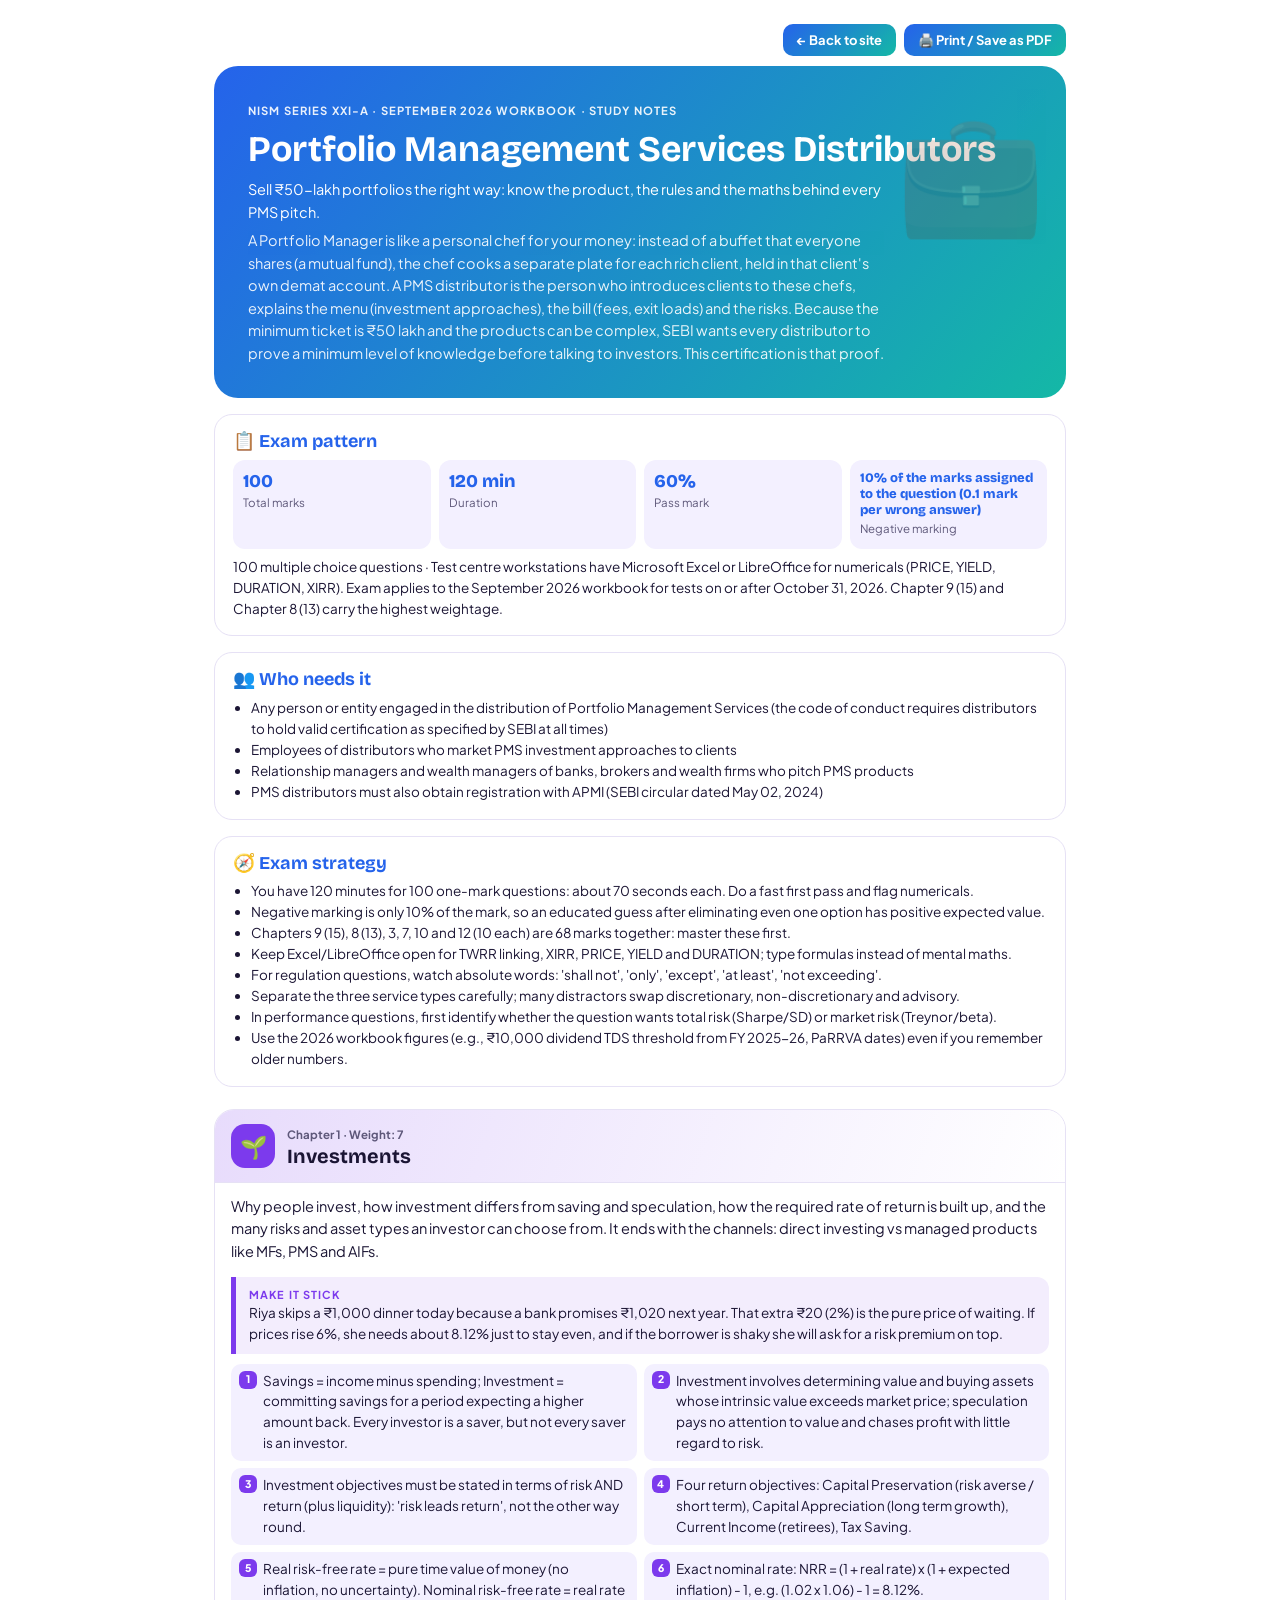
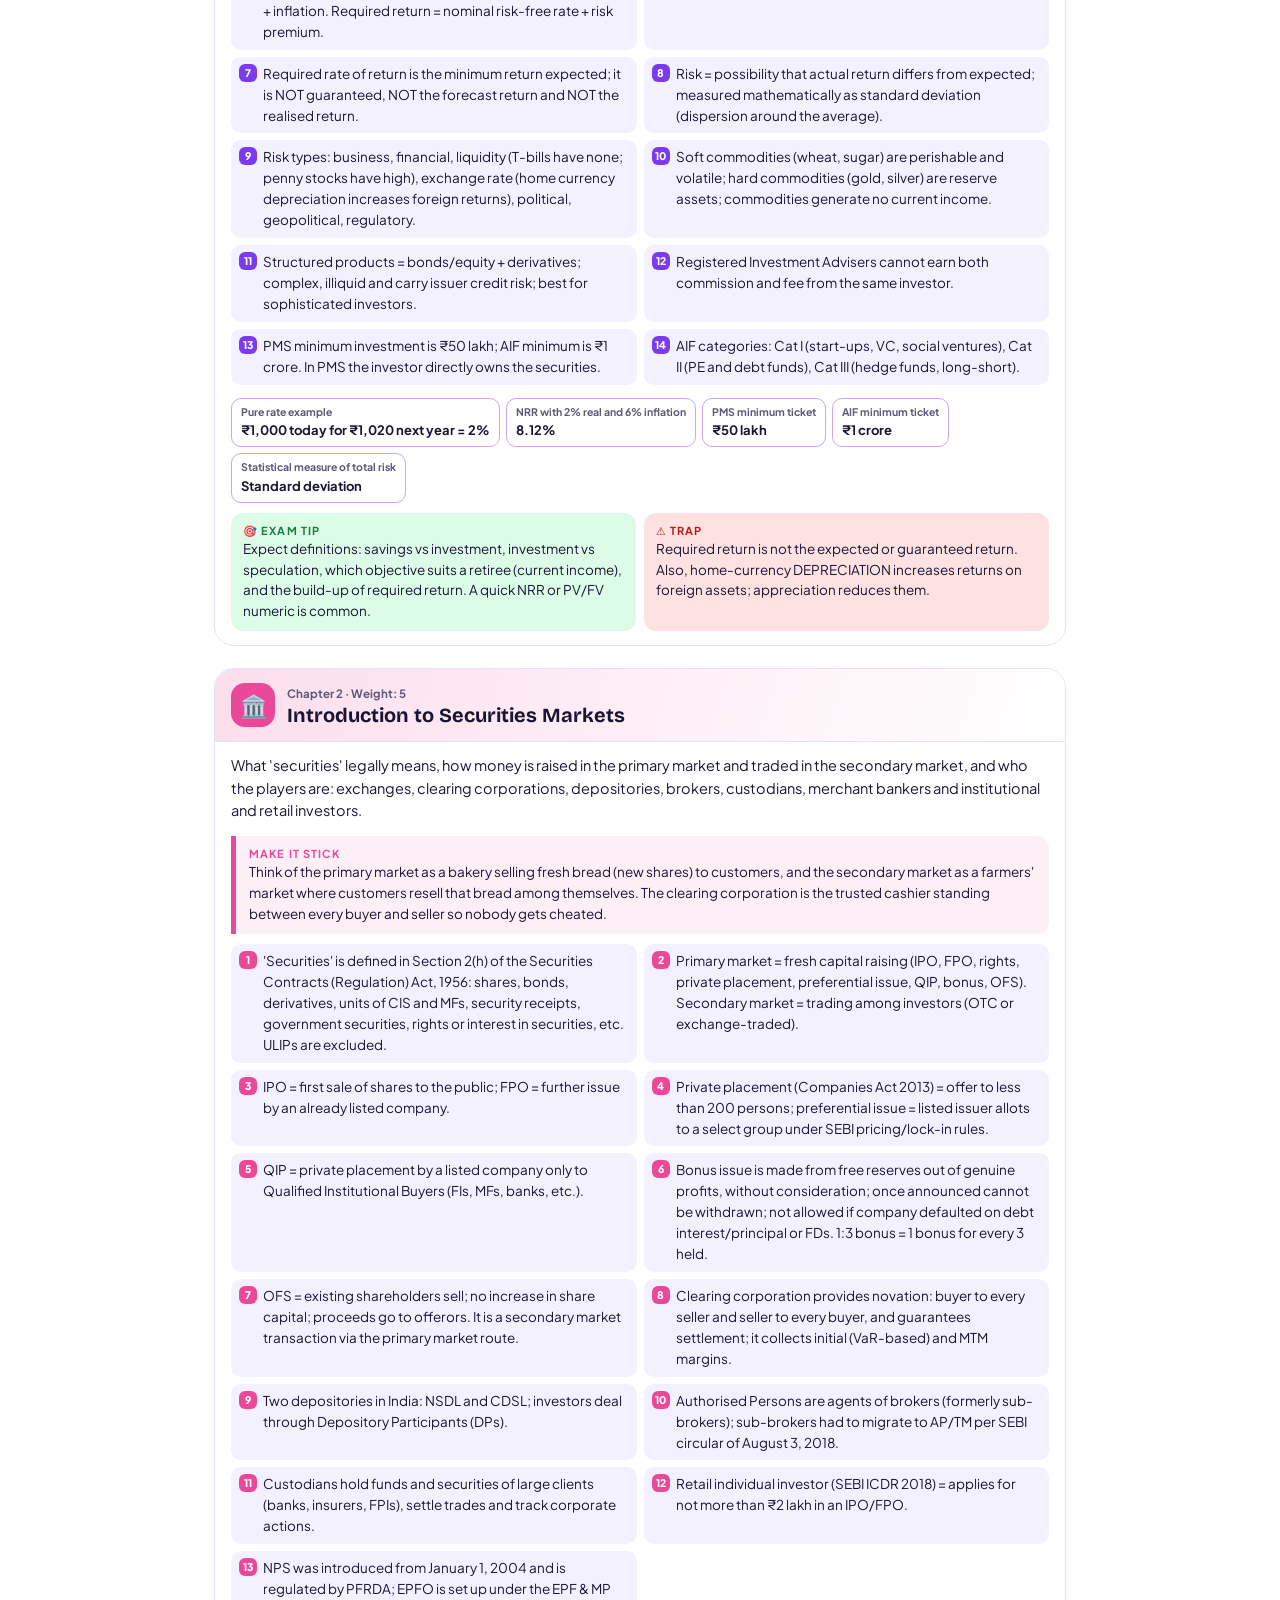
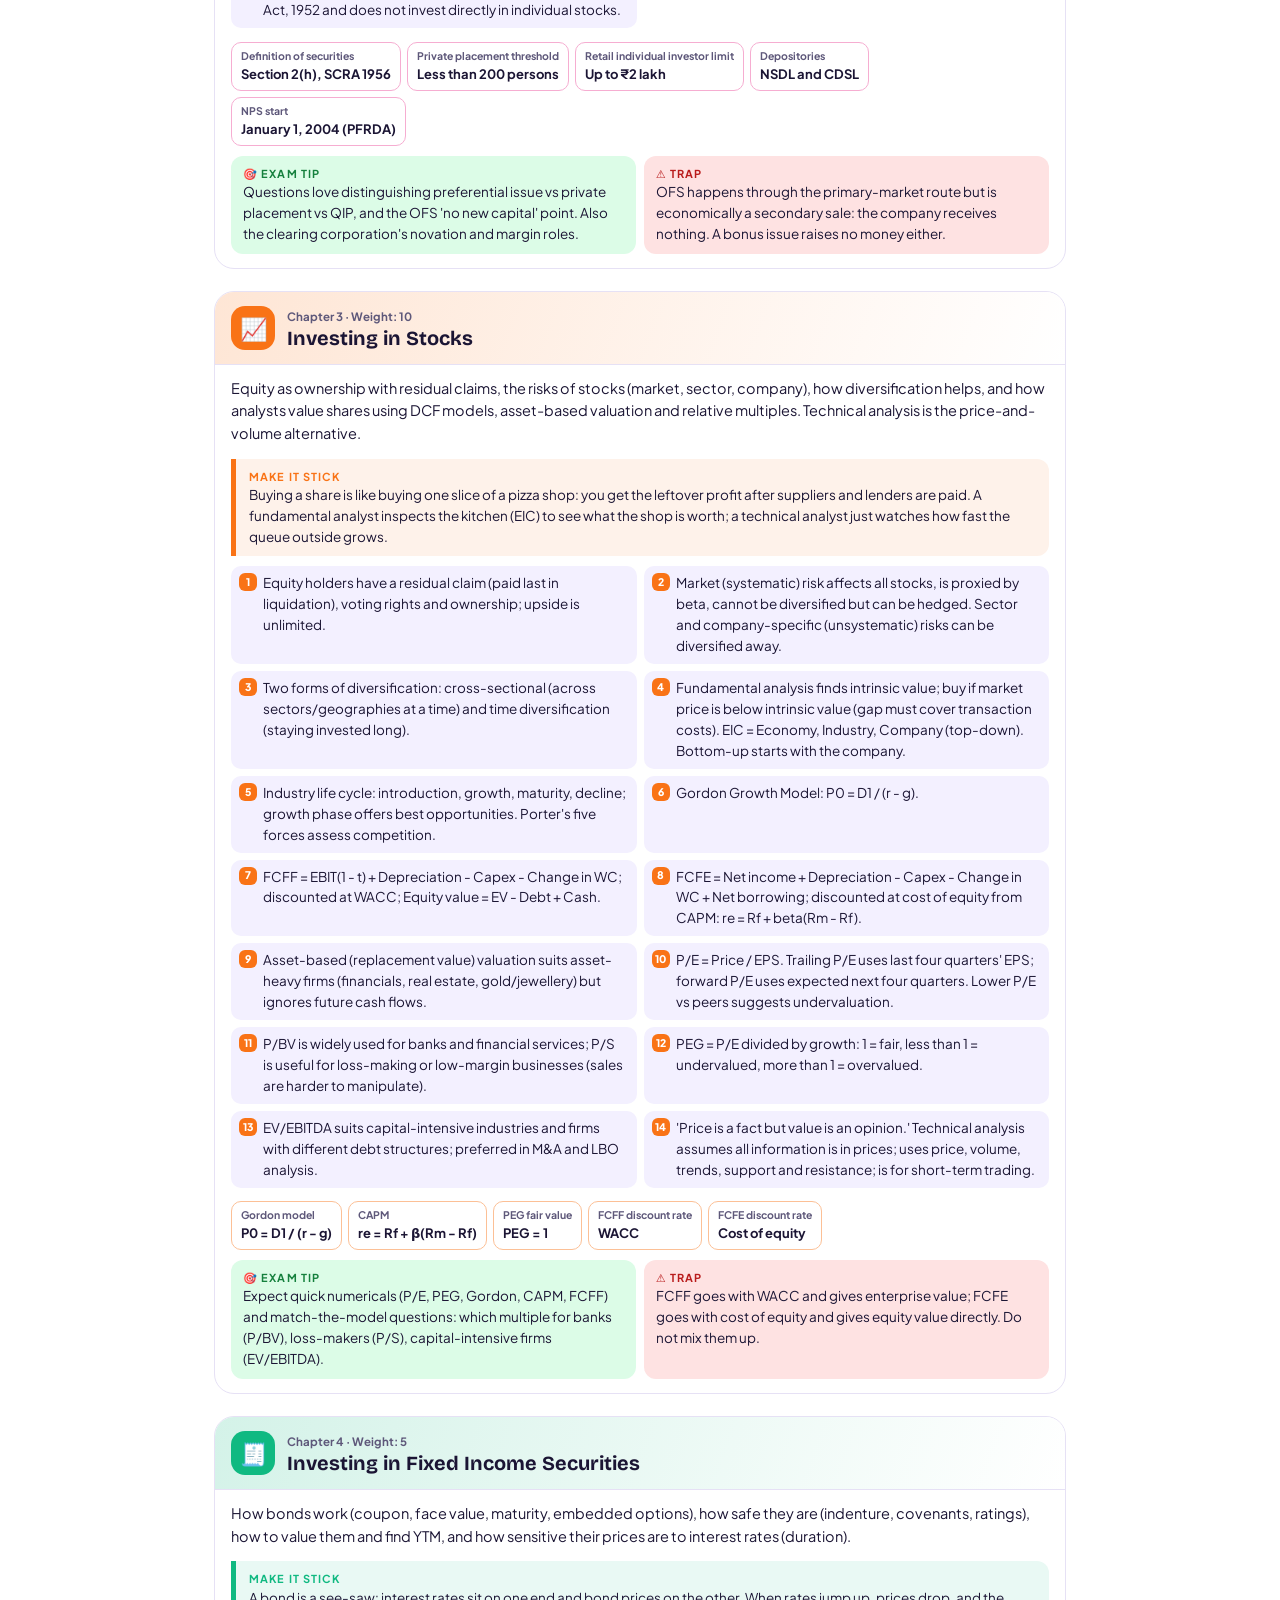
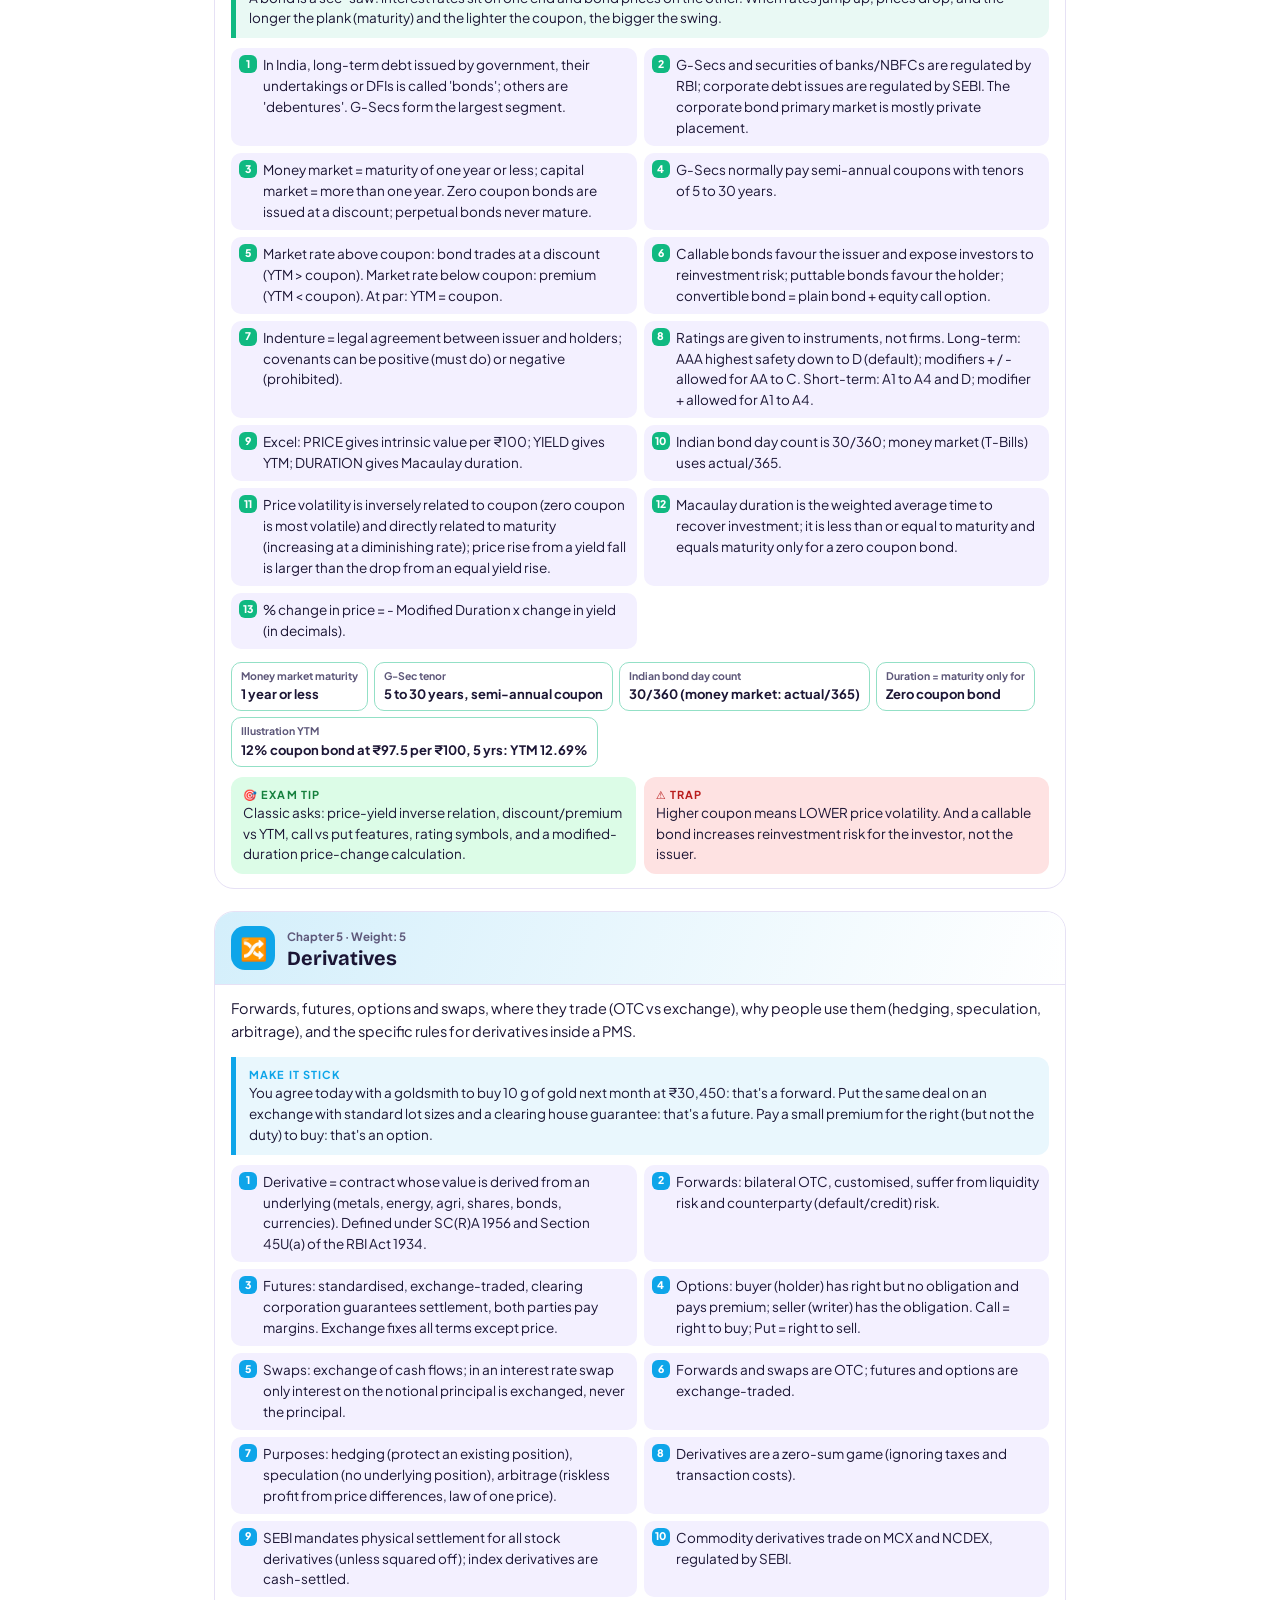
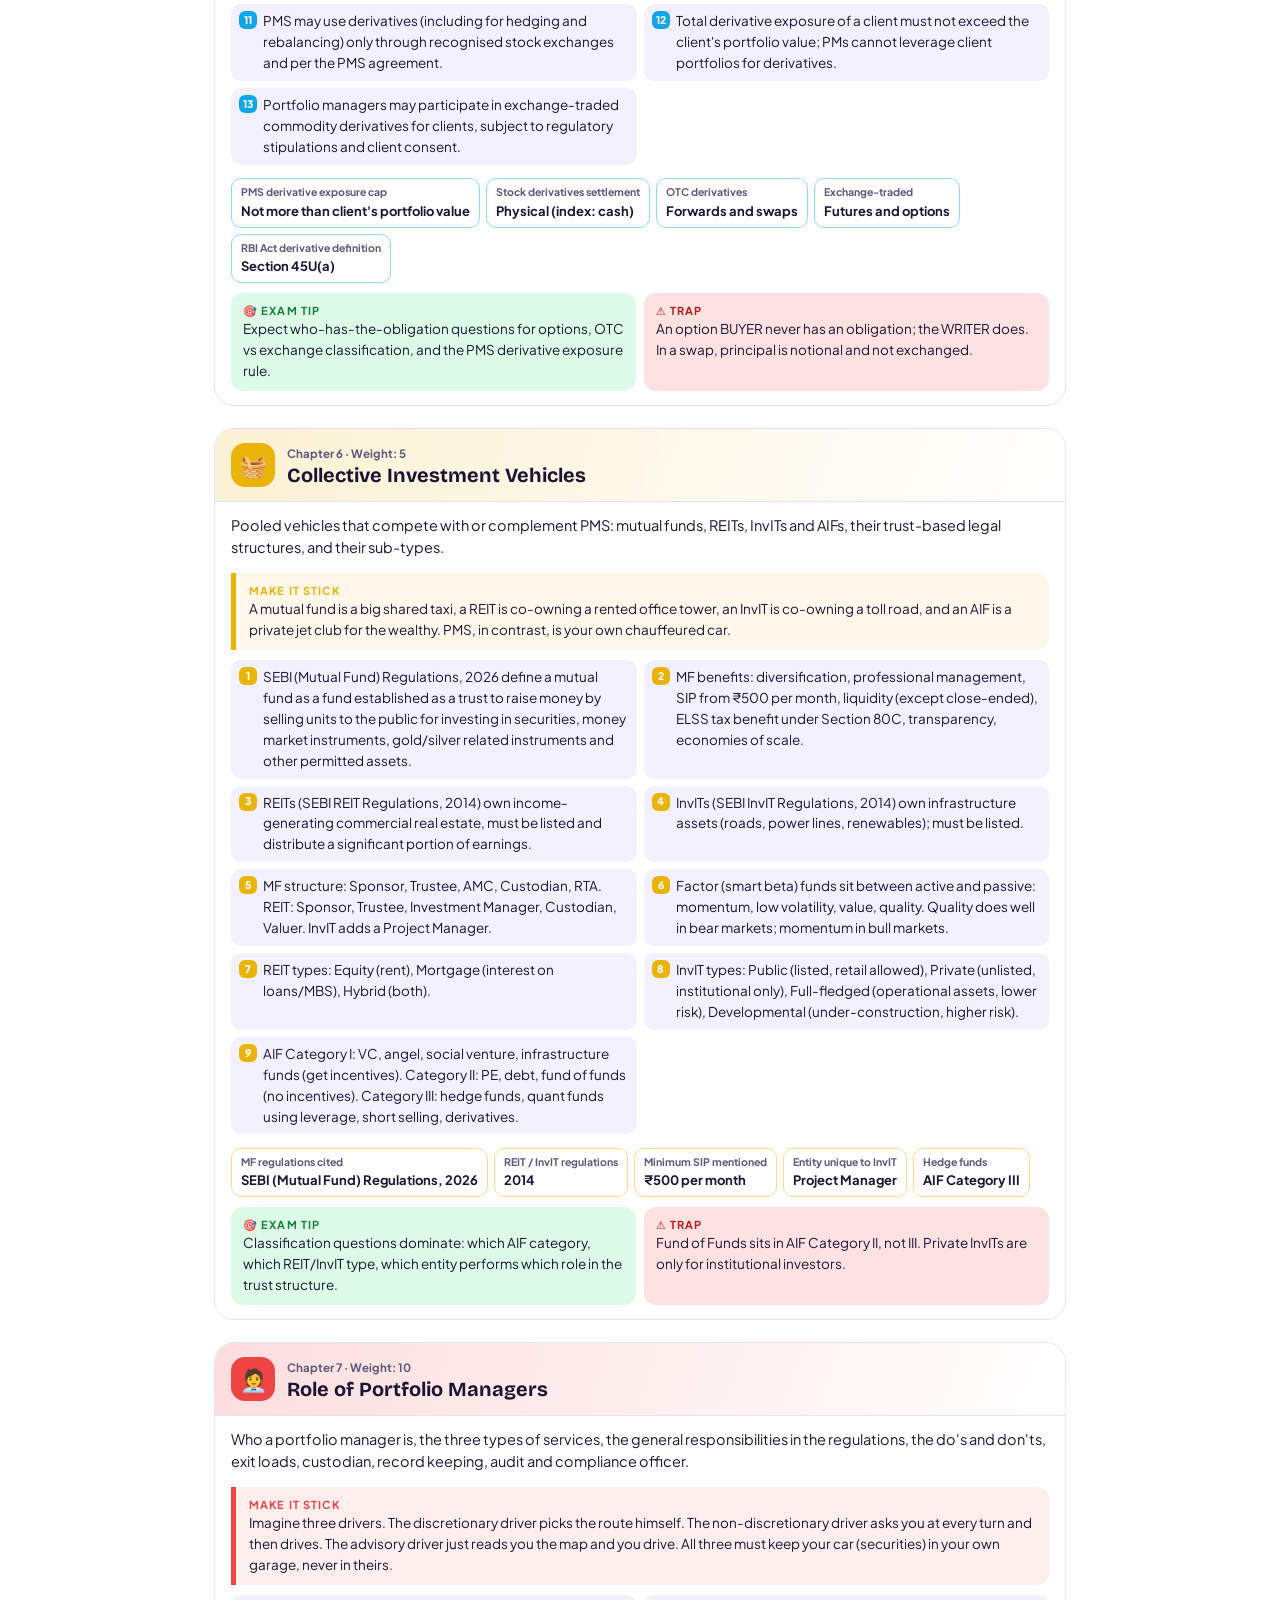
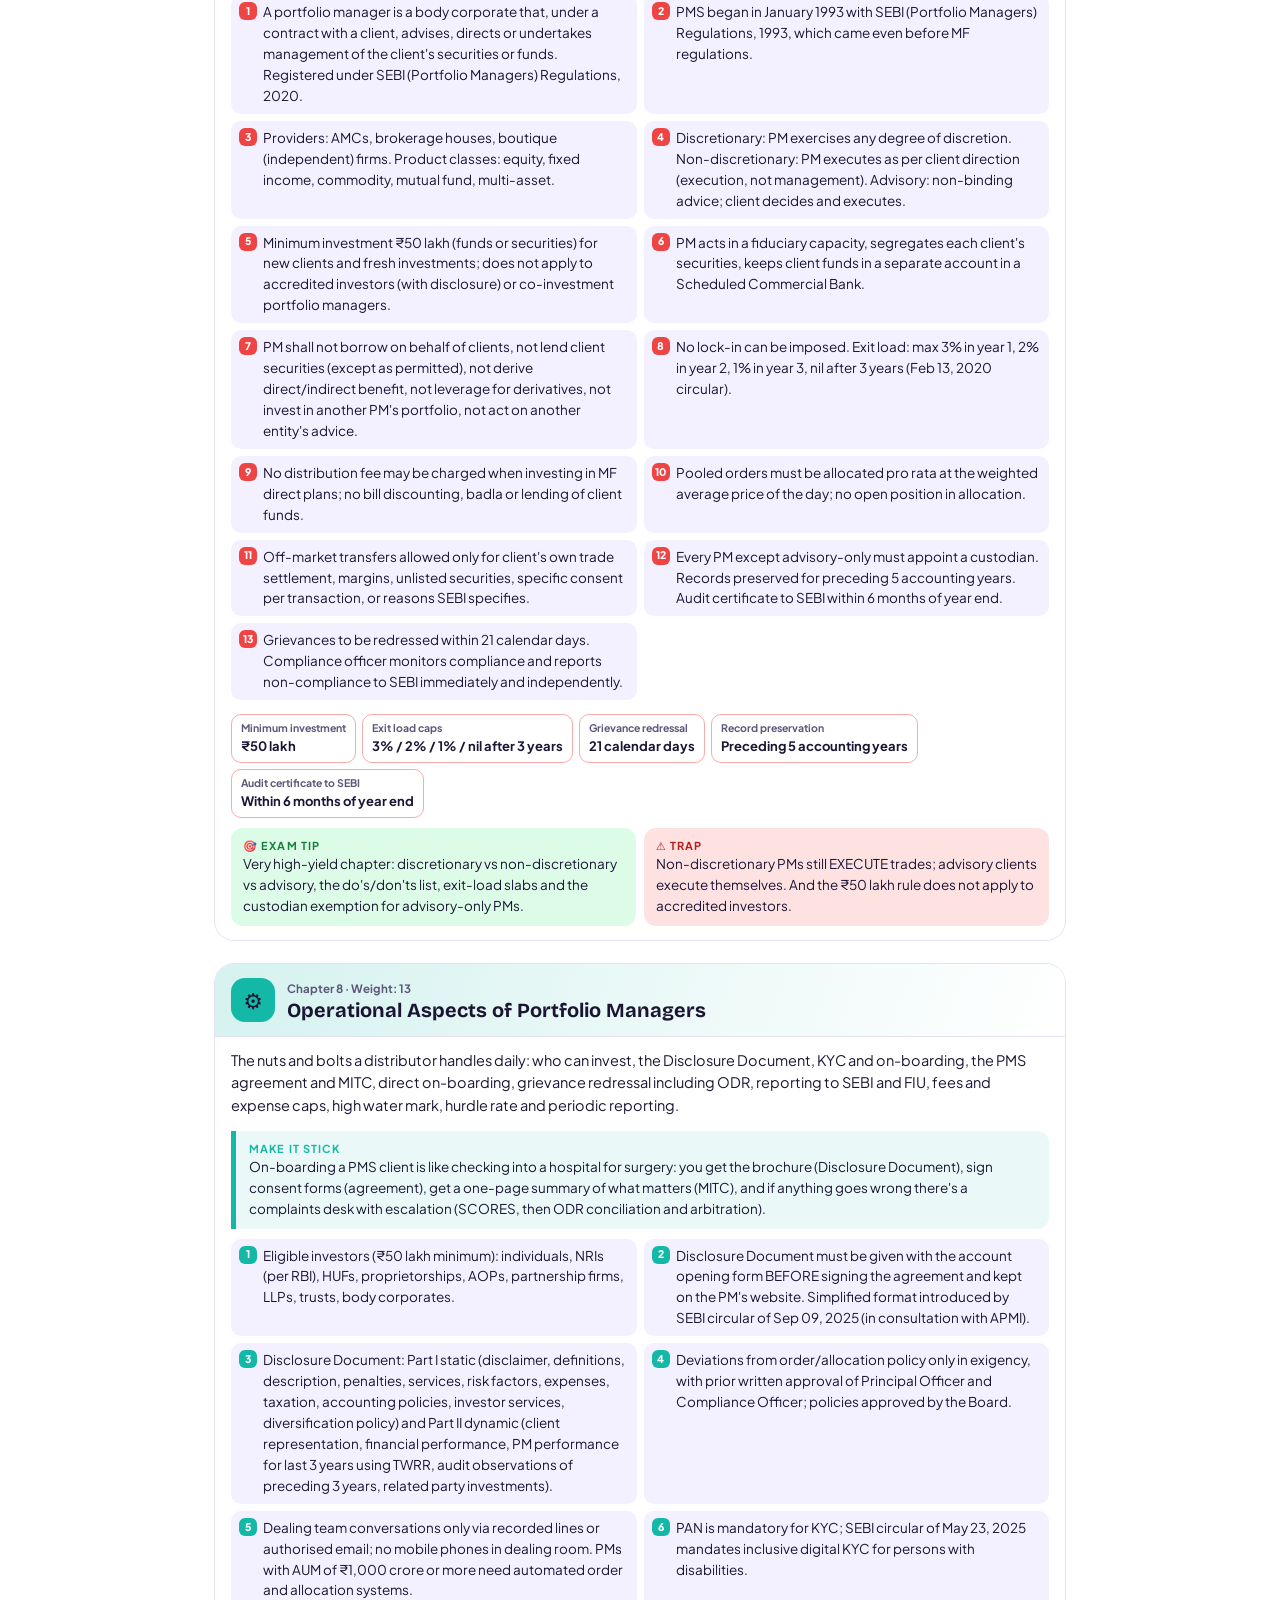
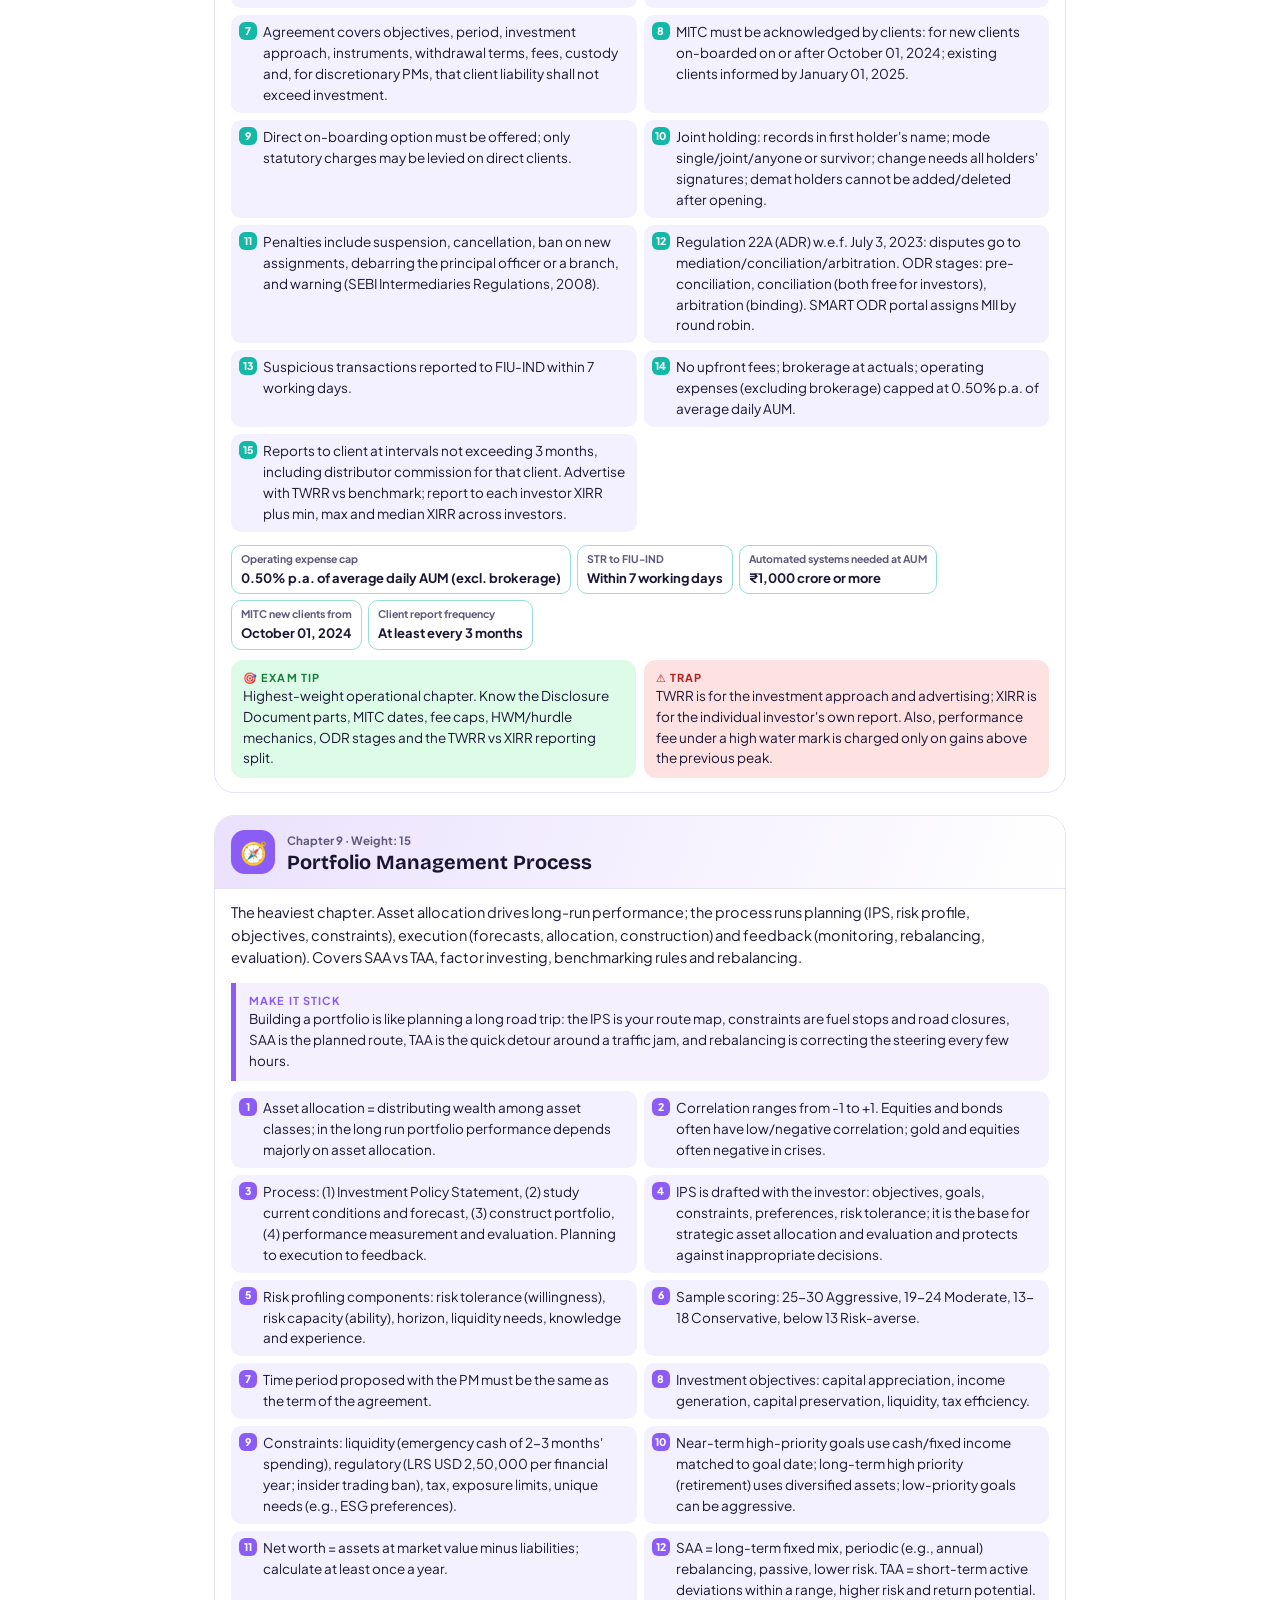
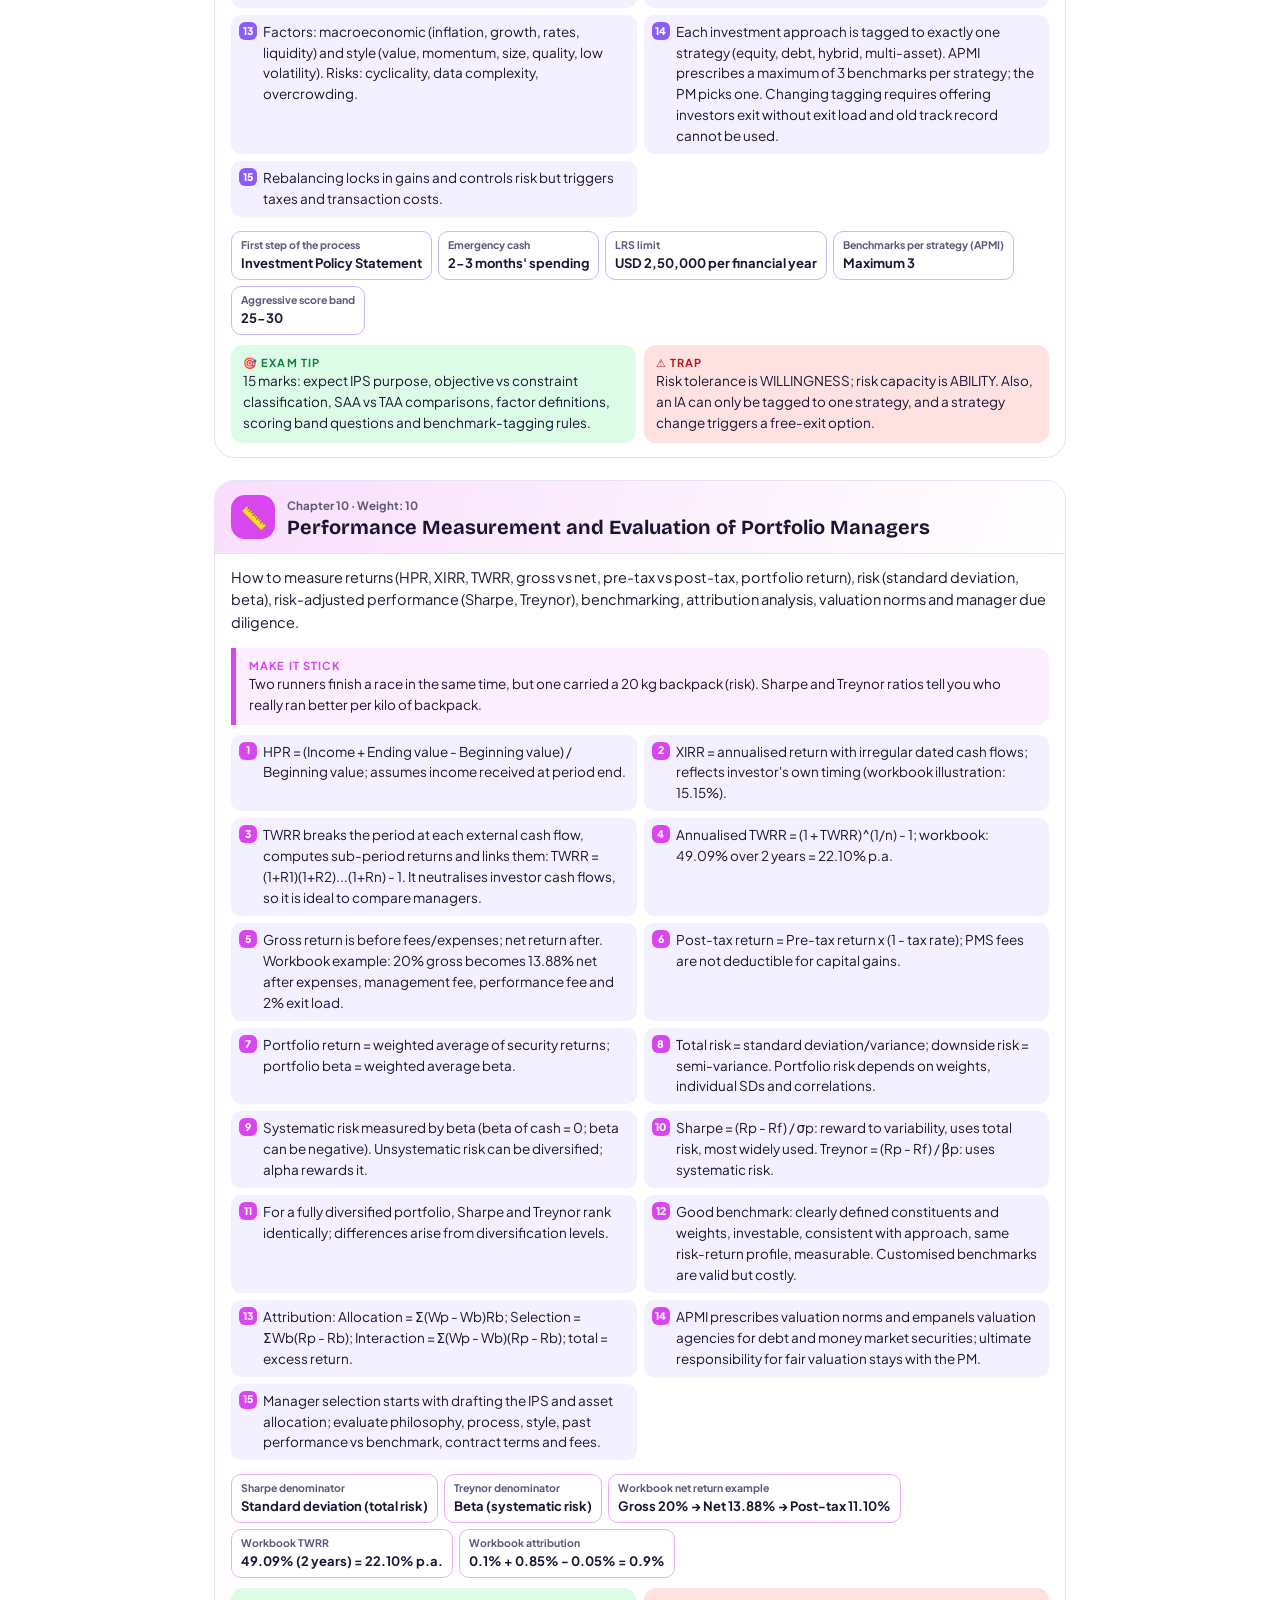
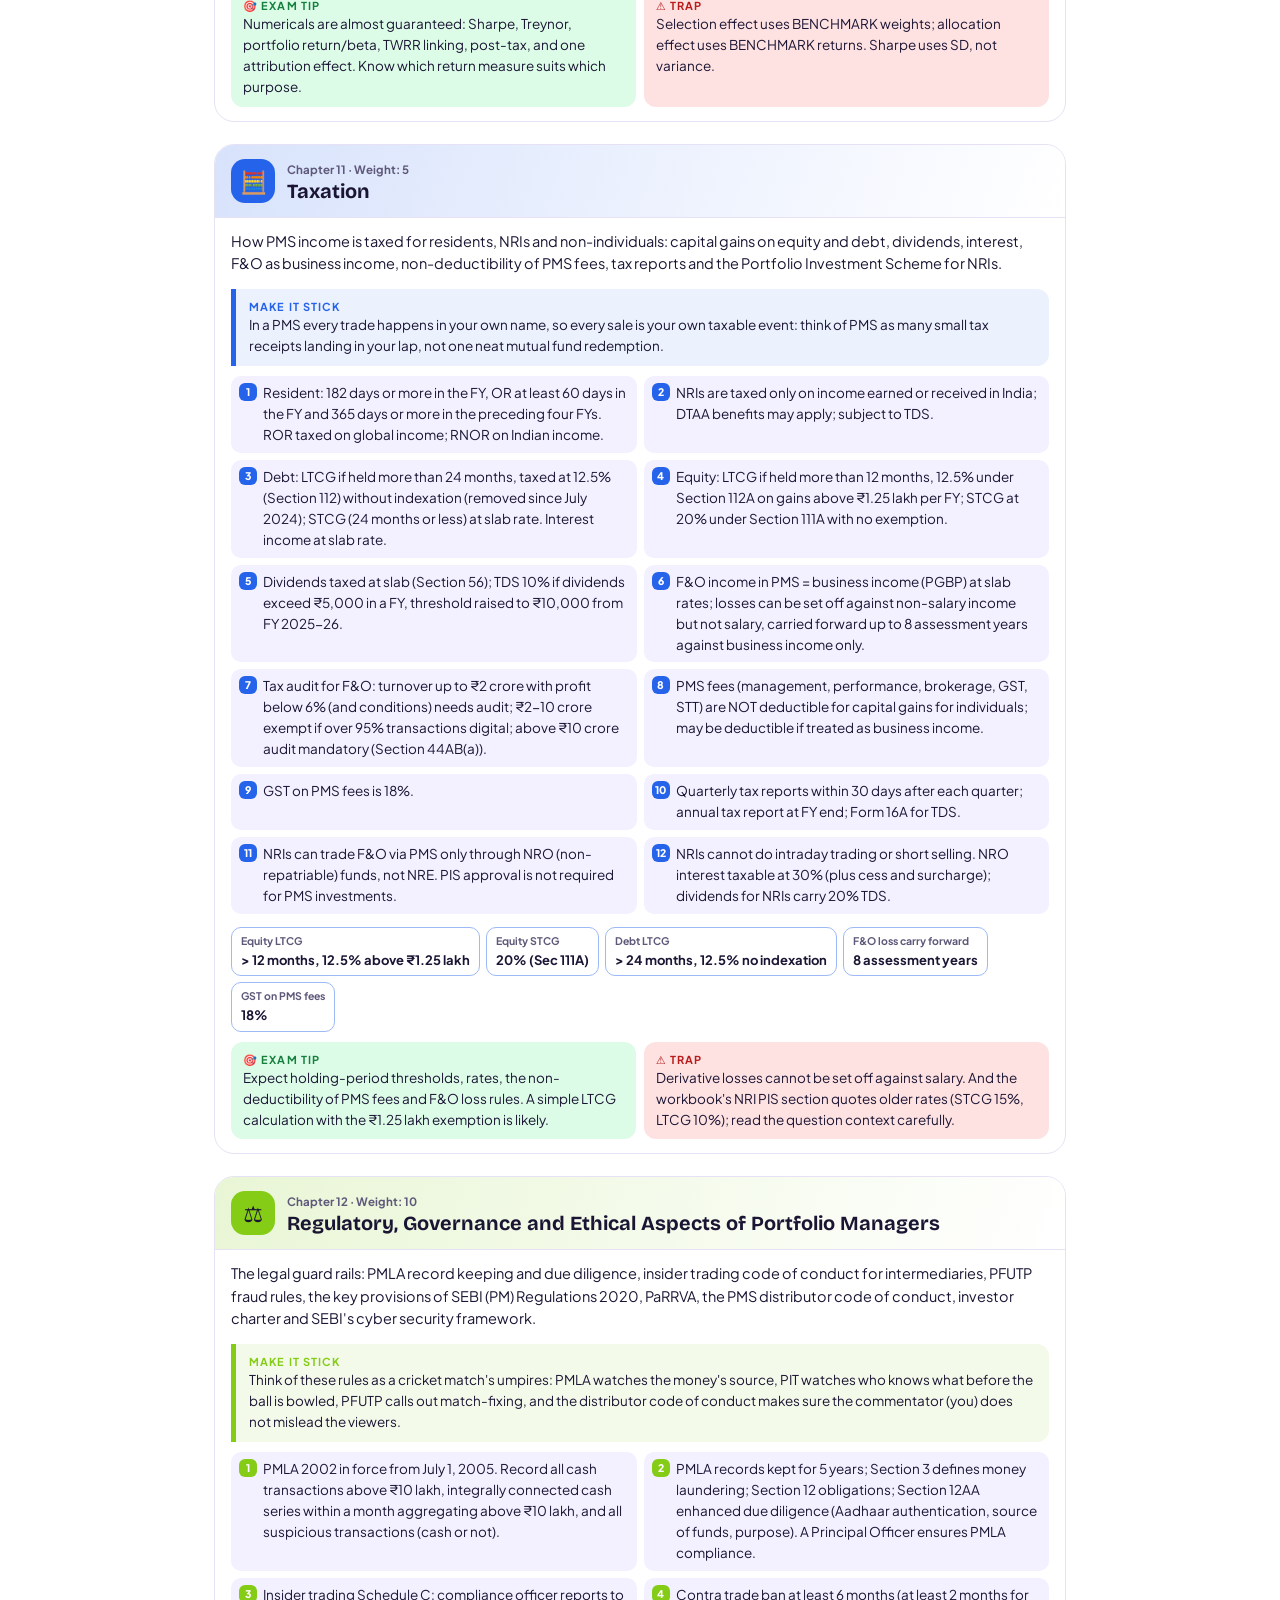
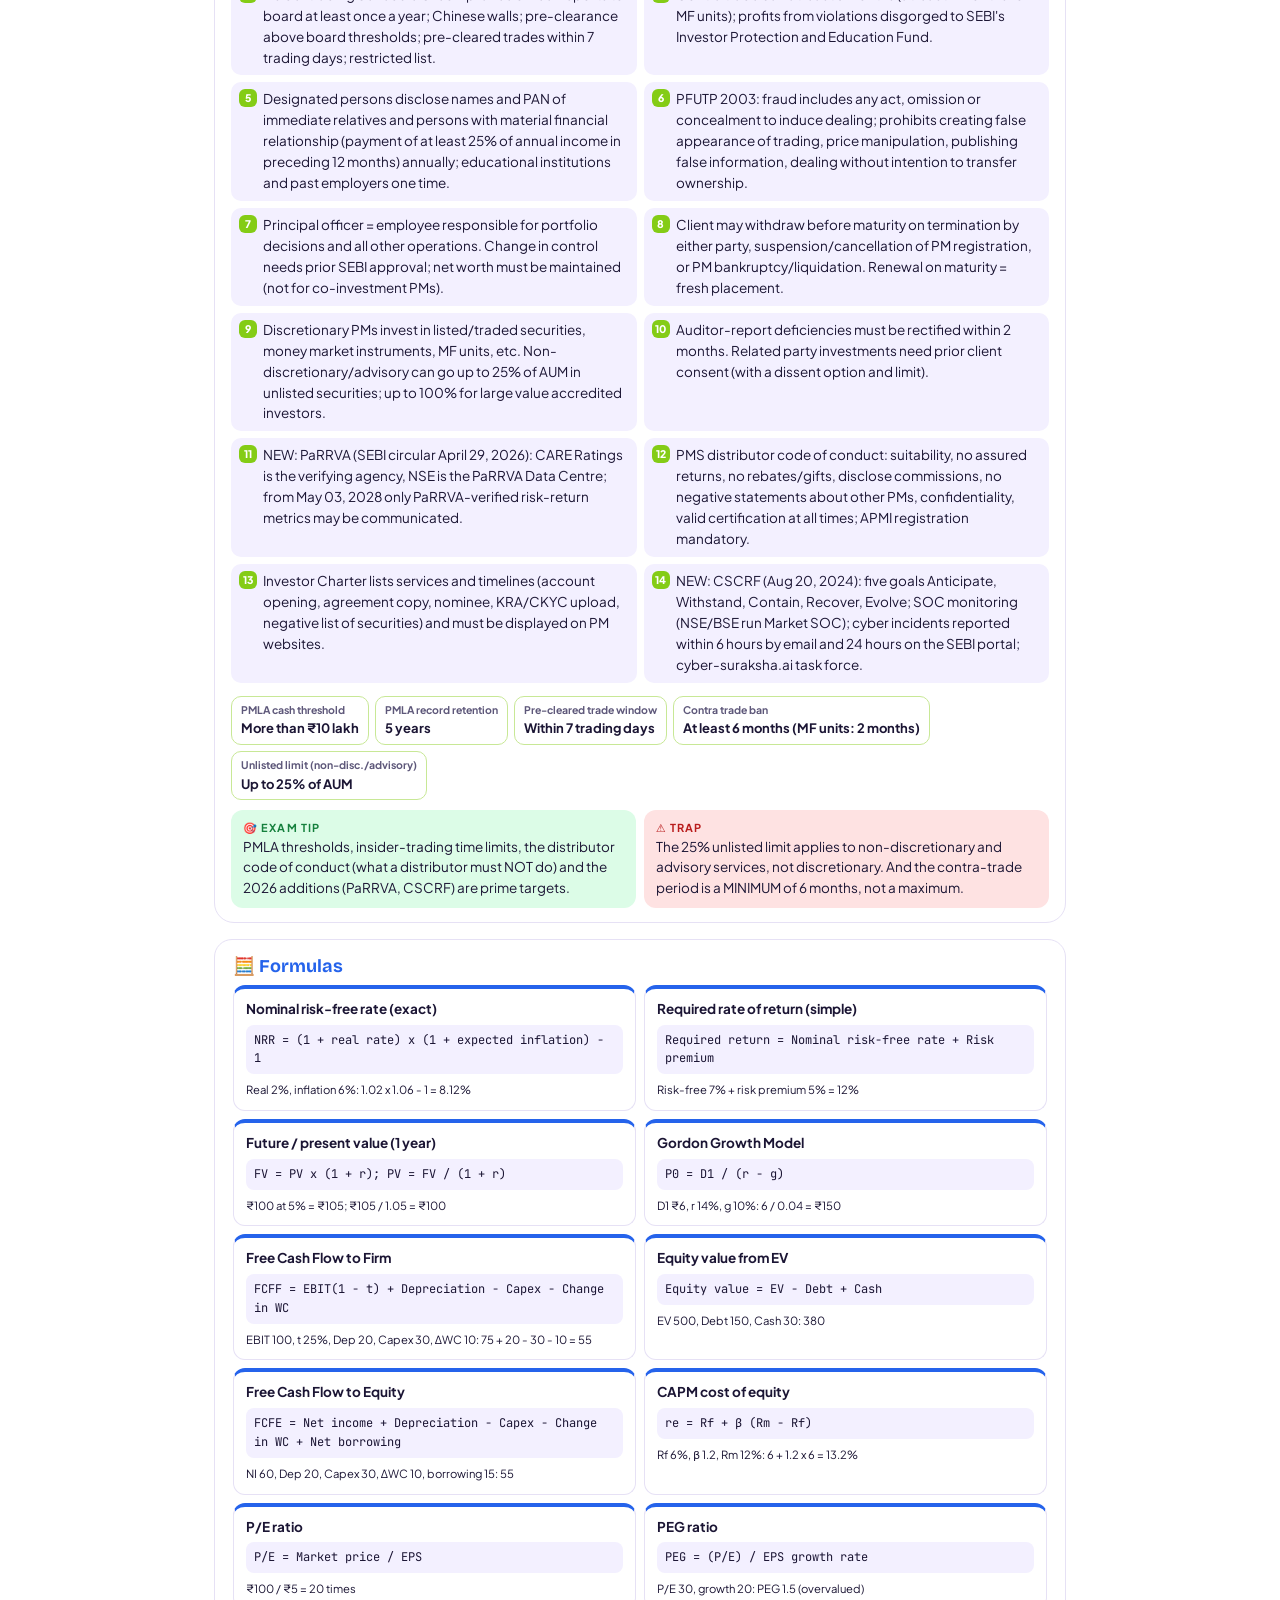
<file: notes/xxia.html>
<!doctype html><html lang="en"><head><meta charset="utf-8"><meta name="viewport" content="width=device-width,initial-scale=1">
<title>Series XXI-A Study Notes</title>
<link href="https://fonts.googleapis.com/css2?family=Bricolage+Grotesque:opsz,wght@12..96,700;12..96,800&family=Plus+Jakarta+Sans:wght@400;600;700&family=JetBrains+Mono:wght@500&display=swap" rel="stylesheet">
<style>
:root{--c1:#2563eb;--c2:#14b8a6;--ink:#1b1534;--muted:#5e587a;--soft:#f3f0ff;--line:#e6e1f5}
*{box-sizing:border-box;-webkit-print-color-adjust:exact;print-color-adjust:exact}
body{margin:0;background:#fff;color:var(--ink);font:13.5px/1.55 "Plus Jakarta Sans",system-ui,sans-serif}
.wrap{max-width:900px;margin:0 auto;padding:24px}
h1,h2,h3{font-family:"Bricolage Grotesque",sans-serif;margin:0;line-height:1.15}
.cover{border-radius:24px;padding:34px;color:#fff;background:linear-gradient(130deg,var(--c1),var(--c2));position:relative;overflow:hidden}
.cover::after{content:"💼";position:absolute;right:20px;top:6px;font-size:120px;opacity:.2}
.cover small{letter-spacing:.1em;text-transform:uppercase;font-weight:700;opacity:.9}
.cover h1{font-size:36px;margin:8px 0}
.cover p{max-width:640px;margin:6px 0 0;font-size:14.5px}
.box{border:1px solid var(--line);border-radius:18px;padding:16px 18px;margin-top:16px;break-inside:avoid}
.box h3{font-size:18px;margin-bottom:8px;color:var(--c1)}
.kv{display:grid;grid-template-columns:repeat(4,1fr);gap:8px}
.kv div{background:var(--soft);border-radius:12px;padding:10px}
.kv b{display:block;font:800 18px "Bricolage Grotesque";color:var(--c1)} .kv span{font-size:11.5px;color:var(--muted)}
ul{margin:6px 0 0;padding-left:18px}
.chap{margin-top:22px;border:1px solid var(--line);border-radius:20px;padding:0 0 14px;overflow:hidden;break-inside:auto}
.chap header{display:flex;gap:12px;align-items:center;padding:14px 16px;background:linear-gradient(110deg,color-mix(in srgb,var(--hc) 18%,#fff),#fff);border-bottom:1px solid var(--line);break-after:avoid}
.chap .num{width:44px;height:44px;border-radius:14px;display:grid;place-items:center;font-size:22px;background:var(--hc);flex:none}
.chap small{color:var(--muted);font-weight:700;font-size:11.5px}
.chap h2{font-size:20px}
.chap > *:not(header){margin-left:16px;margin-right:16px}
.sum{font-size:14.5px;margin-top:12px}
.story{border-left:5px solid var(--hc);background:color-mix(in srgb,var(--hc) 9%,#fff);padding:9px 13px;border-radius:0 12px 12px 0;break-inside:avoid}
.story b,.co b{display:block;font-size:11px;letter-spacing:.1em;text-transform:uppercase;color:var(--hc)}
.kp{margin-top:10px;padding-left:0;list-style:none;counter-reset:k;display:grid;grid-template-columns:1fr 1fr;gap:7px}
.kp li{counter-increment:k;position:relative;background:var(--soft);border-radius:10px;padding:7px 10px 7px 32px;break-inside:avoid}
.kp li::before{content:counter(k);position:absolute;left:8px;top:7px;width:18px;height:18px;border-radius:6px;background:var(--hc);color:#fff;font-size:10.5px;font-weight:800;display:grid;place-items:center}
.mr{display:flex;flex-wrap:wrap;gap:6px;margin-top:6px}
.mr div{border:1.5px solid color-mix(in srgb,var(--hc) 45%,#fff);border-radius:10px;padding:5px 9px;break-inside:avoid}
.mr small{display:block;font-size:10.5px;color:var(--muted)} .mr b{font-size:13px}
.co{display:grid;grid-template-columns:1fr 1fr;gap:8px;margin-top:10px}
.co div{border-radius:12px;padding:9px 12px;break-inside:avoid}
.co .tip{background:#dcfce7} .co .tip b{color:#15803d} .co .trap{background:#fee2e2} .co .trap b{color:#b91c1c}
.grid{display:grid;grid-template-columns:1fr 1fr;gap:8px}
.f{border:1px solid var(--line);border-top:4px solid var(--c1);border-radius:12px;padding:10px 12px;break-inside:avoid}
.f code{display:block;font-family:"JetBrains Mono",monospace;background:var(--soft);padding:6px 8px;border-radius:8px;margin:5px 0;white-space:pre-wrap;font-size:12px}
.nums{display:grid;grid-template-columns:repeat(3,1fr);gap:7px}
.nums div{border:1px solid var(--line);border-radius:10px;padding:7px 10px;break-inside:avoid}
.nums b{display:block;color:var(--c2);font:800 15px "Bricolage Grotesque"} .nums span{font-size:11.5px;color:var(--muted)}
table{width:100%;border-collapse:collapse} td{border-bottom:1px solid var(--line);padding:5px 6px;vertical-align:top} td:first-child{font-weight:700;width:28%}
.qr{columns:2;column-gap:14px;padding-left:18px} .qr li{margin-bottom:5px;break-inside:avoid}
.pb{break-before:page}
.bar{display:flex;gap:8px;justify-content:flex-end;margin-bottom:10px}
.bar button,.bar a{font:700 13px "Plus Jakarta Sans";padding:8px 14px;border-radius:10px;border:0;background:linear-gradient(135deg,var(--c1),var(--c2));color:#fff;text-decoration:none;cursor:pointer}
@media (max-width:640px){.qr{columns:1}.kp,.grid,.co{grid-template-columns:1fr}.nums,.kv{grid-template-columns:1fr 1fr}.wrap{padding:16px}}
@media print{.bar{display:none}.wrap{padding:0}@page{margin:12mm}}
</style></head><body><div class="wrap">
<div class="bar"><a href="../index.html#/exam/xxia">← Back to site</a><button onclick="print()">🖨️ Print / Save as PDF</button></div>
<div class="cover"><small>NISM Series XXI-A · September 2026 workbook · Study notes</small><h1>Portfolio Management Services Distributors</h1><p>Sell ₹50-lakh portfolios the right way: know the product, the rules and the maths behind every PMS pitch.</p><p style="opacity:.9">A Portfolio Manager is like a personal chef for your money: instead of a buffet that everyone shares (a mutual fund), the chef cooks a separate plate for each rich client, held in that client&#39;s own demat account. A PMS distributor is the person who introduces clients to these chefs, explains the menu (investment approaches), the bill (fees, exit loads) and the risks. Because the minimum ticket is ₹50 lakh and the products can be complex, SEBI wants every distributor to prove a minimum level of knowledge before talking to investors. This certification is that proof.</p></div>
<div class="box"><h3>📋 Exam pattern</h3><div class="kv"><div><b>100</b><span>Total marks</span></div><div><b>120 min</b><span>Duration</span></div><div><b>60%</b><span>Pass mark</span></div><div><b style="font-size:13px">10% of the marks assigned to the question (0.1 mark per wrong answer)</b><span>Negative marking</span></div></div>
<p style="margin:8px 0 0">100 multiple choice questions · Test centre workstations have Microsoft Excel or LibreOffice for numericals (PRICE, YIELD, DURATION, XIRR). Exam applies to the September 2026 workbook for tests on or after October 31, 2026. Chapter 9 (15) and Chapter 8 (13) carry the highest weightage.</p></div>
<div class="box"><h3>👥 Who needs it</h3><ul><li>Any person or entity engaged in the distribution of Portfolio Management Services (the code of conduct requires distributors to hold valid certification as specified by SEBI at all times)</li><li>Employees of distributors who market PMS investment approaches to clients</li><li>Relationship managers and wealth managers of banks, brokers and wealth firms who pitch PMS products</li><li>PMS distributors must also obtain registration with APMI (SEBI circular dated May 02, 2024)</li></ul></div>
<div class="box"><h3>🧭 Exam strategy</h3><ul><li>You have 120 minutes for 100 one-mark questions: about 70 seconds each. Do a fast first pass and flag numericals.</li><li>Negative marking is only 10% of the mark, so an educated guess after eliminating even one option has positive expected value.</li><li>Chapters 9 (15), 8 (13), 3, 7, 10 and 12 (10 each) are 68 marks together: master these first.</li><li>Keep Excel/LibreOffice open for TWRR linking, XIRR, PRICE, YIELD and DURATION; type formulas instead of mental maths.</li><li>For regulation questions, watch absolute words: &#39;shall not&#39;, &#39;only&#39;, &#39;except&#39;, &#39;at least&#39;, &#39;not exceeding&#39;.</li><li>Separate the three service types carefully; many distractors swap discretionary, non-discretionary and advisory.</li><li>In performance questions, first identify whether the question wants total risk (Sharpe/SD) or market risk (Treynor/beta).</li><li>Use the 2026 workbook figures (e.g., ₹10,000 dividend TDS threshold from FY 2025-26, PaRRVA dates) even if you remember older numbers.</li></ul></div>
<section class="chap" style="--hc:#7c3aed">
      <header><div class="num">🌱</div><div><small>Chapter 1 · Weight: 7</small><h2>Investments</h2></div></header>
      <p class="sum">Why people invest, how investment differs from saving and speculation, how the required rate of return is built up, and the many risks and asset types an investor can choose from. It ends with the channels: direct investing vs managed products like MFs, PMS and AIFs.</p>
      <div class="story"><b>Make it stick</b>Riya skips a ₹1,000 dinner today because a bank promises ₹1,020 next year. That extra ₹20 (2%) is the pure price of waiting. If prices rise 6%, she needs about 8.12% just to stay even, and if the borrower is shaky she will ask for a risk premium on top.</div>
      <ol class="kp"><li>Savings = income minus spending; Investment = committing savings for a period expecting a higher amount back. Every investor is a saver, but not every saver is an investor.</li><li>Investment involves determining value and buying assets whose intrinsic value exceeds market price; speculation pays no attention to value and chases profit with little regard to risk.</li><li>Investment objectives must be stated in terms of risk AND return (plus liquidity): &#39;risk leads return&#39;, not the other way round.</li><li>Four return objectives: Capital Preservation (risk averse / short term), Capital Appreciation (long term growth), Current Income (retirees), Tax Saving.</li><li>Real risk-free rate = pure time value of money (no inflation, no uncertainty). Nominal risk-free rate = real rate + inflation. Required return = nominal risk-free rate + risk premium.</li><li>Exact nominal rate: NRR = (1 + real rate) x (1 + expected inflation) - 1, e.g. (1.02 x 1.06) - 1 = 8.12%.</li><li>Required rate of return is the minimum return expected; it is NOT guaranteed, NOT the forecast return and NOT the realised return.</li><li>Risk = possibility that actual return differs from expected; measured mathematically as standard deviation (dispersion around the average).</li><li>Risk types: business, financial, liquidity (T-bills have none; penny stocks have high), exchange rate (home currency depreciation increases foreign returns), political, geopolitical, regulatory.</li><li>Soft commodities (wheat, sugar) are perishable and volatile; hard commodities (gold, silver) are reserve assets; commodities generate no current income.</li><li>Structured products = bonds/equity + derivatives; complex, illiquid and carry issuer credit risk; best for sophisticated investors.</li><li>Registered Investment Advisers cannot earn both commission and fee from the same investor.</li><li>PMS minimum investment is ₹50 lakh; AIF minimum is ₹1 crore. In PMS the investor directly owns the securities.</li><li>AIF categories: Cat I (start-ups, VC, social ventures), Cat II (PE and debt funds), Cat III (hedge funds, long-short).</li></ol>
      <div class="mr"><div><small>Pure rate example</small><b>₹1,000 today for ₹1,020 next year = 2%</b></div><div><small>NRR with 2% real and 6% inflation</small><b>8.12%</b></div><div><small>PMS minimum ticket</small><b>₹50 lakh</b></div><div><small>AIF minimum ticket</small><b>₹1 crore</b></div><div><small>Statistical measure of total risk</small><b>Standard deviation</b></div></div>
      <div class="co"><div class="tip"><b>🎯 Exam tip</b>Expect definitions: savings vs investment, investment vs speculation, which objective suits a retiree (current income), and the build-up of required return. A quick NRR or PV/FV numeric is common.</div><div class="trap"><b>⚠️ Trap</b>Required return is not the expected or guaranteed return. Also, home-currency DEPRECIATION increases returns on foreign assets; appreciation reduces them.</div></div>
    </section><section class="chap" style="--hc:#ec4899">
      <header><div class="num">🏛️</div><div><small>Chapter 2 · Weight: 5</small><h2>Introduction to Securities Markets</h2></div></header>
      <p class="sum">What &#39;securities&#39; legally means, how money is raised in the primary market and traded in the secondary market, and who the players are: exchanges, clearing corporations, depositories, brokers, custodians, merchant bankers and institutional and retail investors.</p>
      <div class="story"><b>Make it stick</b>Think of the primary market as a bakery selling fresh bread (new shares) to customers, and the secondary market as a farmers&#39; market where customers resell that bread among themselves. The clearing corporation is the trusted cashier standing between every buyer and seller so nobody gets cheated.</div>
      <ol class="kp"><li>&#39;Securities&#39; is defined in Section 2(h) of the Securities Contracts (Regulation) Act, 1956: shares, bonds, derivatives, units of CIS and MFs, security receipts, government securities, rights or interest in securities, etc. ULIPs are excluded.</li><li>Primary market = fresh capital raising (IPO, FPO, rights, private placement, preferential issue, QIP, bonus, OFS). Secondary market = trading among investors (OTC or exchange-traded).</li><li>IPO = first sale of shares to the public; FPO = further issue by an already listed company.</li><li>Private placement (Companies Act 2013) = offer to less than 200 persons; preferential issue = listed issuer allots to a select group under SEBI pricing/lock-in rules.</li><li>QIP = private placement by a listed company only to Qualified Institutional Buyers (FIs, MFs, banks, etc.).</li><li>Bonus issue is made from free reserves out of genuine profits, without consideration; once announced cannot be withdrawn; not allowed if company defaulted on debt interest/principal or FDs. 1:3 bonus = 1 bonus for every 3 held.</li><li>OFS = existing shareholders sell; no increase in share capital; proceeds go to offerors. It is a secondary market transaction via the primary market route.</li><li>Clearing corporation provides novation: buyer to every seller and seller to every buyer, and guarantees settlement; it collects initial (VaR-based) and MTM margins.</li><li>Two depositories in India: NSDL and CDSL; investors deal through Depository Participants (DPs).</li><li>Authorised Persons are agents of brokers (formerly sub-brokers); sub-brokers had to migrate to AP/TM per SEBI circular of August 3, 2018.</li><li>Custodians hold funds and securities of large clients (banks, insurers, FPIs), settle trades and track corporate actions.</li><li>Retail individual investor (SEBI ICDR 2018) = applies for not more than ₹2 lakh in an IPO/FPO.</li><li>NPS was introduced from January 1, 2004 and is regulated by PFRDA; EPFO is set up under the EPF &amp; MP Act, 1952 and does not invest directly in individual stocks.</li></ol>
      <div class="mr"><div><small>Definition of securities</small><b>Section 2(h), SCRA 1956</b></div><div><small>Private placement threshold</small><b>Less than 200 persons</b></div><div><small>Retail individual investor limit</small><b>Up to ₹2 lakh</b></div><div><small>Depositories</small><b>NSDL and CDSL</b></div><div><small>NPS start</small><b>January 1, 2004 (PFRDA)</b></div></div>
      <div class="co"><div class="tip"><b>🎯 Exam tip</b>Questions love distinguishing preferential issue vs private placement vs QIP, and the OFS &#39;no new capital&#39; point. Also the clearing corporation&#39;s novation and margin roles.</div><div class="trap"><b>⚠️ Trap</b>OFS happens through the primary-market route but is economically a secondary sale: the company receives nothing. A bonus issue raises no money either.</div></div>
    </section><section class="chap" style="--hc:#f97316">
      <header><div class="num">📈</div><div><small>Chapter 3 · Weight: 10</small><h2>Investing in Stocks</h2></div></header>
      <p class="sum">Equity as ownership with residual claims, the risks of stocks (market, sector, company), how diversification helps, and how analysts value shares using DCF models, asset-based valuation and relative multiples. Technical analysis is the price-and-volume alternative.</p>
      <div class="story"><b>Make it stick</b>Buying a share is like buying one slice of a pizza shop: you get the leftover profit after suppliers and lenders are paid. A fundamental analyst inspects the kitchen (EIC) to see what the shop is worth; a technical analyst just watches how fast the queue outside grows.</div>
      <ol class="kp"><li>Equity holders have a residual claim (paid last in liquidation), voting rights and ownership; upside is unlimited.</li><li>Market (systematic) risk affects all stocks, is proxied by beta, cannot be diversified but can be hedged. Sector and company-specific (unsystematic) risks can be diversified away.</li><li>Two forms of diversification: cross-sectional (across sectors/geographies at a time) and time diversification (staying invested long).</li><li>Fundamental analysis finds intrinsic value; buy if market price is below intrinsic value (gap must cover transaction costs). EIC = Economy, Industry, Company (top-down). Bottom-up starts with the company.</li><li>Industry life cycle: introduction, growth, maturity, decline; growth phase offers best opportunities. Porter&#39;s five forces assess competition.</li><li>Gordon Growth Model: P0 = D1 / (r - g).</li><li>FCFF = EBIT(1 - t) + Depreciation - Capex - Change in WC; discounted at WACC; Equity value = EV - Debt + Cash.</li><li>FCFE = Net income + Depreciation - Capex - Change in WC + Net borrowing; discounted at cost of equity from CAPM: re = Rf + beta(Rm - Rf).</li><li>Asset-based (replacement value) valuation suits asset-heavy firms (financials, real estate, gold/jewellery) but ignores future cash flows.</li><li>P/E = Price / EPS. Trailing P/E uses last four quarters&#39; EPS; forward P/E uses expected next four quarters. Lower P/E vs peers suggests undervaluation.</li><li>P/BV is widely used for banks and financial services; P/S is useful for loss-making or low-margin businesses (sales are harder to manipulate).</li><li>PEG = P/E divided by growth: 1 = fair, less than 1 = undervalued, more than 1 = overvalued.</li><li>EV/EBITDA suits capital-intensive industries and firms with different debt structures; preferred in M&amp;A and LBO analysis.</li><li>&#39;Price is a fact but value is an opinion.&#39; Technical analysis assumes all information is in prices; uses price, volume, trends, support and resistance; is for short-term trading.</li></ol>
      <div class="mr"><div><small>Gordon model</small><b>P0 = D1 / (r - g)</b></div><div><small>CAPM</small><b>re = Rf + β(Rm - Rf)</b></div><div><small>PEG fair value</small><b>PEG = 1</b></div><div><small>FCFF discount rate</small><b>WACC</b></div><div><small>FCFE discount rate</small><b>Cost of equity</b></div></div>
      <div class="co"><div class="tip"><b>🎯 Exam tip</b>Expect quick numericals (P/E, PEG, Gordon, CAPM, FCFF) and match-the-model questions: which multiple for banks (P/BV), loss-makers (P/S), capital-intensive firms (EV/EBITDA).</div><div class="trap"><b>⚠️ Trap</b>FCFF goes with WACC and gives enterprise value; FCFE goes with cost of equity and gives equity value directly. Do not mix them up.</div></div>
    </section><section class="chap" style="--hc:#10b981">
      <header><div class="num">🧾</div><div><small>Chapter 4 · Weight: 5</small><h2>Investing in Fixed Income Securities</h2></div></header>
      <p class="sum">How bonds work (coupon, face value, maturity, embedded options), how safe they are (indenture, covenants, ratings), how to value them and find YTM, and how sensitive their prices are to interest rates (duration).</p>
      <div class="story"><b>Make it stick</b>A bond is a see-saw: interest rates sit on one end and bond prices on the other. When rates jump up, prices drop, and the longer the plank (maturity) and the lighter the coupon, the bigger the swing.</div>
      <ol class="kp"><li>In India, long-term debt issued by government, their undertakings or DFIs is called &#39;bonds&#39;; others are &#39;debentures&#39;. G-Secs form the largest segment.</li><li>G-Secs and securities of banks/NBFCs are regulated by RBI; corporate debt issues are regulated by SEBI. The corporate bond primary market is mostly private placement.</li><li>Money market = maturity of one year or less; capital market = more than one year. Zero coupon bonds are issued at a discount; perpetual bonds never mature.</li><li>G-Secs normally pay semi-annual coupons with tenors of 5 to 30 years.</li><li>Market rate above coupon: bond trades at a discount (YTM &gt; coupon). Market rate below coupon: premium (YTM &lt; coupon). At par: YTM = coupon.</li><li>Callable bonds favour the issuer and expose investors to reinvestment risk; puttable bonds favour the holder; convertible bond = plain bond + equity call option.</li><li>Indenture = legal agreement between issuer and holders; covenants can be positive (must do) or negative (prohibited).</li><li>Ratings are given to instruments, not firms. Long-term: AAA highest safety down to D (default); modifiers + / - allowed for AA to C. Short-term: A1 to A4 and D; modifier + allowed for A1 to A4.</li><li>Excel: PRICE gives intrinsic value per ₹100; YIELD gives YTM; DURATION gives Macaulay duration.</li><li>Indian bond day count is 30/360; money market (T-Bills) uses actual/365.</li><li>Price volatility is inversely related to coupon (zero coupon is most volatile) and directly related to maturity (increasing at a diminishing rate); price rise from a yield fall is larger than the drop from an equal yield rise.</li><li>Macaulay duration is the weighted average time to recover investment; it is less than or equal to maturity and equals maturity only for a zero coupon bond.</li><li>% change in price = - Modified Duration x change in yield (in decimals).</li></ol>
      <div class="mr"><div><small>Money market maturity</small><b>1 year or less</b></div><div><small>G-Sec tenor</small><b>5 to 30 years, semi-annual coupon</b></div><div><small>Indian bond day count</small><b>30/360 (money market: actual/365)</b></div><div><small>Duration = maturity only for</small><b>Zero coupon bond</b></div><div><small>Illustration YTM</small><b>12% coupon bond at ₹97.5 per ₹100, 5 yrs: YTM 12.69%</b></div></div>
      <div class="co"><div class="tip"><b>🎯 Exam tip</b>Classic asks: price-yield inverse relation, discount/premium vs YTM, call vs put features, rating symbols, and a modified-duration price-change calculation.</div><div class="trap"><b>⚠️ Trap</b>Higher coupon means LOWER price volatility. And a callable bond increases reinvestment risk for the investor, not the issuer.</div></div>
    </section><section class="chap" style="--hc:#0ea5e9">
      <header><div class="num">🔀</div><div><small>Chapter 5 · Weight: 5</small><h2>Derivatives</h2></div></header>
      <p class="sum">Forwards, futures, options and swaps, where they trade (OTC vs exchange), why people use them (hedging, speculation, arbitrage), and the specific rules for derivatives inside a PMS.</p>
      <div class="story"><b>Make it stick</b>You agree today with a goldsmith to buy 10 g of gold next month at ₹30,450: that&#39;s a forward. Put the same deal on an exchange with standard lot sizes and a clearing house guarantee: that&#39;s a future. Pay a small premium for the right (but not the duty) to buy: that&#39;s an option.</div>
      <ol class="kp"><li>Derivative = contract whose value is derived from an underlying (metals, energy, agri, shares, bonds, currencies). Defined under SC(R)A 1956 and Section 45U(a) of the RBI Act 1934.</li><li>Forwards: bilateral OTC, customised, suffer from liquidity risk and counterparty (default/credit) risk.</li><li>Futures: standardised, exchange-traded, clearing corporation guarantees settlement, both parties pay margins. Exchange fixes all terms except price.</li><li>Options: buyer (holder) has right but no obligation and pays premium; seller (writer) has the obligation. Call = right to buy; Put = right to sell.</li><li>Swaps: exchange of cash flows; in an interest rate swap only interest on the notional principal is exchanged, never the principal.</li><li>Forwards and swaps are OTC; futures and options are exchange-traded.</li><li>Purposes: hedging (protect an existing position), speculation (no underlying position), arbitrage (riskless profit from price differences, law of one price).</li><li>Derivatives are a zero-sum game (ignoring taxes and transaction costs).</li><li>SEBI mandates physical settlement for all stock derivatives (unless squared off); index derivatives are cash-settled.</li><li>Commodity derivatives trade on MCX and NCDEX, regulated by SEBI.</li><li>PMS may use derivatives (including for hedging and rebalancing) only through recognised stock exchanges and per the PMS agreement.</li><li>Total derivative exposure of a client must not exceed the client&#39;s portfolio value; PMs cannot leverage client portfolios for derivatives.</li><li>Portfolio managers may participate in exchange-traded commodity derivatives for clients, subject to regulatory stipulations and client consent.</li></ol>
      <div class="mr"><div><small>PMS derivative exposure cap</small><b>Not more than client&#39;s portfolio value</b></div><div><small>Stock derivatives settlement</small><b>Physical (index: cash)</b></div><div><small>OTC derivatives</small><b>Forwards and swaps</b></div><div><small>Exchange-traded</small><b>Futures and options</b></div><div><small>RBI Act derivative definition</small><b>Section 45U(a)</b></div></div>
      <div class="co"><div class="tip"><b>🎯 Exam tip</b>Expect who-has-the-obligation questions for options, OTC vs exchange classification, and the PMS derivative exposure rule.</div><div class="trap"><b>⚠️ Trap</b>An option BUYER never has an obligation; the WRITER does. In a swap, principal is notional and not exchanged.</div></div>
    </section><section class="chap" style="--hc:#eab308">
      <header><div class="num">🧺</div><div><small>Chapter 6 · Weight: 5</small><h2>Collective Investment Vehicles</h2></div></header>
      <p class="sum">Pooled vehicles that compete with or complement PMS: mutual funds, REITs, InvITs and AIFs, their trust-based legal structures, and their sub-types.</p>
      <div class="story"><b>Make it stick</b>A mutual fund is a big shared taxi, a REIT is co-owning a rented office tower, an InvIT is co-owning a toll road, and an AIF is a private jet club for the wealthy. PMS, in contrast, is your own chauffeured car.</div>
      <ol class="kp"><li>SEBI (Mutual Fund) Regulations, 2026 define a mutual fund as a fund established as a trust to raise money by selling units to the public for investing in securities, money market instruments, gold/silver related instruments and other permitted assets.</li><li>MF benefits: diversification, professional management, SIP from ₹500 per month, liquidity (except close-ended), ELSS tax benefit under Section 80C, transparency, economies of scale.</li><li>REITs (SEBI REIT Regulations, 2014) own income-generating commercial real estate, must be listed and distribute a significant portion of earnings.</li><li>InvITs (SEBI InvIT Regulations, 2014) own infrastructure assets (roads, power lines, renewables); must be listed.</li><li>MF structure: Sponsor, Trustee, AMC, Custodian, RTA. REIT: Sponsor, Trustee, Investment Manager, Custodian, Valuer. InvIT adds a Project Manager.</li><li>Factor (smart beta) funds sit between active and passive: momentum, low volatility, value, quality. Quality does well in bear markets; momentum in bull markets.</li><li>REIT types: Equity (rent), Mortgage (interest on loans/MBS), Hybrid (both).</li><li>InvIT types: Public (listed, retail allowed), Private (unlisted, institutional only), Full-fledged (operational assets, lower risk), Developmental (under-construction, higher risk).</li><li>AIF Category I: VC, angel, social venture, infrastructure funds (get incentives). Category II: PE, debt, fund of funds (no incentives). Category III: hedge funds, quant funds using leverage, short selling, derivatives.</li></ol>
      <div class="mr"><div><small>MF regulations cited</small><b>SEBI (Mutual Fund) Regulations, 2026</b></div><div><small>REIT / InvIT regulations</small><b>2014</b></div><div><small>Minimum SIP mentioned</small><b>₹500 per month</b></div><div><small>Entity unique to InvIT</small><b>Project Manager</b></div><div><small>Hedge funds</small><b>AIF Category III</b></div></div>
      <div class="co"><div class="tip"><b>🎯 Exam tip</b>Classification questions dominate: which AIF category, which REIT/InvIT type, which entity performs which role in the trust structure.</div><div class="trap"><b>⚠️ Trap</b>Fund of Funds sits in AIF Category II, not III. Private InvITs are only for institutional investors.</div></div>
    </section><section class="chap" style="--hc:#ef4444">
      <header><div class="num">🧑‍💼</div><div><small>Chapter 7 · Weight: 10</small><h2>Role of Portfolio Managers</h2></div></header>
      <p class="sum">Who a portfolio manager is, the three types of services, the general responsibilities in the regulations, the do&#39;s and don&#39;ts, exit loads, custodian, record keeping, audit and compliance officer.</p>
      <div class="story"><b>Make it stick</b>Imagine three drivers. The discretionary driver picks the route himself. The non-discretionary driver asks you at every turn and then drives. The advisory driver just reads you the map and you drive. All three must keep your car (securities) in your own garage, never in theirs.</div>
      <ol class="kp"><li>A portfolio manager is a body corporate that, under a contract with a client, advises, directs or undertakes management of the client&#39;s securities or funds. Registered under SEBI (Portfolio Managers) Regulations, 2020.</li><li>PMS began in January 1993 with SEBI (Portfolio Managers) Regulations, 1993, which came even before MF regulations.</li><li>Providers: AMCs, brokerage houses, boutique (independent) firms. Product classes: equity, fixed income, commodity, mutual fund, multi-asset.</li><li>Discretionary: PM exercises any degree of discretion. Non-discretionary: PM executes as per client direction (execution, not management). Advisory: non-binding advice; client decides and executes.</li><li>Minimum investment ₹50 lakh (funds or securities) for new clients and fresh investments; does not apply to accredited investors (with disclosure) or co-investment portfolio managers.</li><li>PM acts in a fiduciary capacity, segregates each client&#39;s securities, keeps client funds in a separate account in a Scheduled Commercial Bank.</li><li>PM shall not borrow on behalf of clients, not lend client securities (except as permitted), not derive direct/indirect benefit, not leverage for derivatives, not invest in another PM&#39;s portfolio, not act on another entity&#39;s advice.</li><li>No lock-in can be imposed. Exit load: max 3% in year 1, 2% in year 2, 1% in year 3, nil after 3 years (Feb 13, 2020 circular).</li><li>No distribution fee may be charged when investing in MF direct plans; no bill discounting, badla or lending of client funds.</li><li>Pooled orders must be allocated pro rata at the weighted average price of the day; no open position in allocation.</li><li>Off-market transfers allowed only for client&#39;s own trade settlement, margins, unlisted securities, specific consent per transaction, or reasons SEBI specifies.</li><li>Every PM except advisory-only must appoint a custodian. Records preserved for preceding 5 accounting years. Audit certificate to SEBI within 6 months of year end.</li><li>Grievances to be redressed within 21 calendar days. Compliance officer monitors compliance and reports non-compliance to SEBI immediately and independently.</li></ol>
      <div class="mr"><div><small>Minimum investment</small><b>₹50 lakh</b></div><div><small>Exit load caps</small><b>3% / 2% / 1% / nil after 3 years</b></div><div><small>Grievance redressal</small><b>21 calendar days</b></div><div><small>Record preservation</small><b>Preceding 5 accounting years</b></div><div><small>Audit certificate to SEBI</small><b>Within 6 months of year end</b></div></div>
      <div class="co"><div class="tip"><b>🎯 Exam tip</b>Very high-yield chapter: discretionary vs non-discretionary vs advisory, the do&#39;s/don&#39;ts list, exit-load slabs and the custodian exemption for advisory-only PMs.</div><div class="trap"><b>⚠️ Trap</b>Non-discretionary PMs still EXECUTE trades; advisory clients execute themselves. And the ₹50 lakh rule does not apply to accredited investors.</div></div>
    </section><section class="chap" style="--hc:#14b8a6">
      <header><div class="num">⚙️</div><div><small>Chapter 8 · Weight: 13</small><h2>Operational Aspects of Portfolio Managers</h2></div></header>
      <p class="sum">The nuts and bolts a distributor handles daily: who can invest, the Disclosure Document, KYC and on-boarding, the PMS agreement and MITC, direct on-boarding, grievance redressal including ODR, reporting to SEBI and FIU, fees and expense caps, high water mark, hurdle rate and periodic reporting.</p>
      <div class="story"><b>Make it stick</b>On-boarding a PMS client is like checking into a hospital for surgery: you get the brochure (Disclosure Document), sign consent forms (agreement), get a one-page summary of what matters (MITC), and if anything goes wrong there&#39;s a complaints desk with escalation (SCORES, then ODR conciliation and arbitration).</div>
      <ol class="kp"><li>Eligible investors (₹50 lakh minimum): individuals, NRIs (per RBI), HUFs, proprietorships, AOPs, partnership firms, LLPs, trusts, body corporates.</li><li>Disclosure Document must be given with the account opening form BEFORE signing the agreement and kept on the PM&#39;s website. Simplified format introduced by SEBI circular of Sep 09, 2025 (in consultation with APMI).</li><li>Disclosure Document: Part I static (disclaimer, definitions, description, penalties, services, risk factors, expenses, taxation, accounting policies, investor services, diversification policy) and Part II dynamic (client representation, financial performance, PM performance for last 3 years using TWRR, audit observations of preceding 3 years, related party investments).</li><li>Deviations from order/allocation policy only in exigency, with prior written approval of Principal Officer and Compliance Officer; policies approved by the Board.</li><li>Dealing team conversations only via recorded lines or authorised email; no mobile phones in dealing room. PMs with AUM of ₹1,000 crore or more need automated order and allocation systems.</li><li>PAN is mandatory for KYC; SEBI circular of May 23, 2025 mandates inclusive digital KYC for persons with disabilities.</li><li>Agreement covers objectives, period, investment approach, instruments, withdrawal terms, fees, custody and, for discretionary PMs, that client liability shall not exceed investment.</li><li>MITC must be acknowledged by clients: for new clients on-boarded on or after October 01, 2024; existing clients informed by January 01, 2025.</li><li>Direct on-boarding option must be offered; only statutory charges may be levied on direct clients.</li><li>Joint holding: records in first holder&#39;s name; mode single/joint/anyone or survivor; change needs all holders&#39; signatures; demat holders cannot be added/deleted after opening.</li><li>Penalties include suspension, cancellation, ban on new assignments, debarring the principal officer or a branch, and warning (SEBI Intermediaries Regulations, 2008).</li><li>Regulation 22A (ADR) w.e.f. July 3, 2023: disputes go to mediation/conciliation/arbitration. ODR stages: pre-conciliation, conciliation (both free for investors), arbitration (binding). SMART ODR portal assigns MII by round robin.</li><li>Suspicious transactions reported to FIU-IND within 7 working days.</li><li>No upfront fees; brokerage at actuals; operating expenses (excluding brokerage) capped at 0.50% p.a. of average daily AUM.</li><li>Reports to client at intervals not exceeding 3 months, including distributor commission for that client. Advertise with TWRR vs benchmark; report to each investor XIRR plus min, max and median XIRR across investors.</li></ol>
      <div class="mr"><div><small>Operating expense cap</small><b>0.50% p.a. of average daily AUM (excl. brokerage)</b></div><div><small>STR to FIU-IND</small><b>Within 7 working days</b></div><div><small>Automated systems needed at AUM</small><b>₹1,000 crore or more</b></div><div><small>MITC new clients from</small><b>October 01, 2024</b></div><div><small>Client report frequency</small><b>At least every 3 months</b></div></div>
      <div class="co"><div class="tip"><b>🎯 Exam tip</b>Highest-weight operational chapter. Know the Disclosure Document parts, MITC dates, fee caps, HWM/hurdle mechanics, ODR stages and the TWRR vs XIRR reporting split.</div><div class="trap"><b>⚠️ Trap</b>TWRR is for the investment approach and advertising; XIRR is for the individual investor&#39;s own report. Also, performance fee under a high water mark is charged only on gains above the previous peak.</div></div>
    </section><section class="chap" style="--hc:#8b5cf6">
      <header><div class="num">🧭</div><div><small>Chapter 9 · Weight: 15</small><h2>Portfolio Management Process</h2></div></header>
      <p class="sum">The heaviest chapter. Asset allocation drives long-run performance; the process runs planning (IPS, risk profile, objectives, constraints), execution (forecasts, allocation, construction) and feedback (monitoring, rebalancing, evaluation). Covers SAA vs TAA, factor investing, benchmarking rules and rebalancing.</p>
      <div class="story"><b>Make it stick</b>Building a portfolio is like planning a long road trip: the IPS is your route map, constraints are fuel stops and road closures, SAA is the planned route, TAA is the quick detour around a traffic jam, and rebalancing is correcting the steering every few hours.</div>
      <ol class="kp"><li>Asset allocation = distributing wealth among asset classes; in the long run portfolio performance depends majorly on asset allocation.</li><li>Correlation ranges from -1 to +1. Equities and bonds often have low/negative correlation; gold and equities often negative in crises.</li><li>Process: (1) Investment Policy Statement, (2) study current conditions and forecast, (3) construct portfolio, (4) performance measurement and evaluation. Planning to execution to feedback.</li><li>IPS is drafted with the investor: objectives, goals, constraints, preferences, risk tolerance; it is the base for strategic asset allocation and evaluation and protects against inappropriate decisions.</li><li>Risk profiling components: risk tolerance (willingness), risk capacity (ability), horizon, liquidity needs, knowledge and experience.</li><li>Sample scoring: 25-30 Aggressive, 19-24 Moderate, 13-18 Conservative, below 13 Risk-averse.</li><li>Time period proposed with the PM must be the same as the term of the agreement.</li><li>Investment objectives: capital appreciation, income generation, capital preservation, liquidity, tax efficiency.</li><li>Constraints: liquidity (emergency cash of 2-3 months&#39; spending), regulatory (LRS USD 2,50,000 per financial year; insider trading ban), tax, exposure limits, unique needs (e.g., ESG preferences).</li><li>Near-term high-priority goals use cash/fixed income matched to goal date; long-term high priority (retirement) uses diversified assets; low-priority goals can be aggressive.</li><li>Net worth = assets at market value minus liabilities; calculate at least once a year.</li><li>SAA = long-term fixed mix, periodic (e.g., annual) rebalancing, passive, lower risk. TAA = short-term active deviations within a range, higher risk and return potential.</li><li>Factors: macroeconomic (inflation, growth, rates, liquidity) and style (value, momentum, size, quality, low volatility). Risks: cyclicality, data complexity, overcrowding.</li><li>Each investment approach is tagged to exactly one strategy (equity, debt, hybrid, multi-asset). APMI prescribes a maximum of 3 benchmarks per strategy; the PM picks one. Changing tagging requires offering investors exit without exit load and old track record cannot be used.</li><li>Rebalancing locks in gains and controls risk but triggers taxes and transaction costs.</li></ol>
      <div class="mr"><div><small>First step of the process</small><b>Investment Policy Statement</b></div><div><small>Emergency cash</small><b>2-3 months&#39; spending</b></div><div><small>LRS limit</small><b>USD 2,50,000 per financial year</b></div><div><small>Benchmarks per strategy (APMI)</small><b>Maximum 3</b></div><div><small>Aggressive score band</small><b>25-30</b></div></div>
      <div class="co"><div class="tip"><b>🎯 Exam tip</b>15 marks: expect IPS purpose, objective vs constraint classification, SAA vs TAA comparisons, factor definitions, scoring band questions and benchmark-tagging rules.</div><div class="trap"><b>⚠️ Trap</b>Risk tolerance is WILLINGNESS; risk capacity is ABILITY. Also, an IA can only be tagged to one strategy, and a strategy change triggers a free-exit option.</div></div>
    </section><section class="chap" style="--hc:#d946ef">
      <header><div class="num">📏</div><div><small>Chapter 10 · Weight: 10</small><h2>Performance Measurement and Evaluation of Portfolio Managers</h2></div></header>
      <p class="sum">How to measure returns (HPR, XIRR, TWRR, gross vs net, pre-tax vs post-tax, portfolio return), risk (standard deviation, beta), risk-adjusted performance (Sharpe, Treynor), benchmarking, attribution analysis, valuation norms and manager due diligence.</p>
      <div class="story"><b>Make it stick</b>Two runners finish a race in the same time, but one carried a 20 kg backpack (risk). Sharpe and Treynor ratios tell you who really ran better per kilo of backpack.</div>
      <ol class="kp"><li>HPR = (Income + Ending value - Beginning value) / Beginning value; assumes income received at period end.</li><li>XIRR = annualised return with irregular dated cash flows; reflects investor&#39;s own timing (workbook illustration: 15.15%).</li><li>TWRR breaks the period at each external cash flow, computes sub-period returns and links them: TWRR = (1+R1)(1+R2)...(1+Rn) - 1. It neutralises investor cash flows, so it is ideal to compare managers.</li><li>Annualised TWRR = (1 + TWRR)^(1/n) - 1; workbook: 49.09% over 2 years = 22.10% p.a.</li><li>Gross return is before fees/expenses; net return after. Workbook example: 20% gross becomes 13.88% net after expenses, management fee, performance fee and 2% exit load.</li><li>Post-tax return = Pre-tax return x (1 - tax rate); PMS fees are not deductible for capital gains.</li><li>Portfolio return = weighted average of security returns; portfolio beta = weighted average beta.</li><li>Total risk = standard deviation/variance; downside risk = semi-variance. Portfolio risk depends on weights, individual SDs and correlations.</li><li>Systematic risk measured by beta (beta of cash = 0; beta can be negative). Unsystematic risk can be diversified; alpha rewards it.</li><li>Sharpe = (Rp - Rf) / σp: reward to variability, uses total risk, most widely used. Treynor = (Rp - Rf) / βp: uses systematic risk.</li><li>For a fully diversified portfolio, Sharpe and Treynor rank identically; differences arise from diversification levels.</li><li>Good benchmark: clearly defined constituents and weights, investable, consistent with approach, same risk-return profile, measurable. Customised benchmarks are valid but costly.</li><li>Attribution: Allocation = Σ(Wp - Wb)Rb; Selection = ΣWb(Rp - Rb); Interaction = Σ(Wp - Wb)(Rp - Rb); total = excess return.</li><li>APMI prescribes valuation norms and empanels valuation agencies for debt and money market securities; ultimate responsibility for fair valuation stays with the PM.</li><li>Manager selection starts with drafting the IPS and asset allocation; evaluate philosophy, process, style, past performance vs benchmark, contract terms and fees.</li></ol>
      <div class="mr"><div><small>Sharpe denominator</small><b>Standard deviation (total risk)</b></div><div><small>Treynor denominator</small><b>Beta (systematic risk)</b></div><div><small>Workbook net return example</small><b>Gross 20% → Net 13.88% → Post-tax 11.10%</b></div><div><small>Workbook TWRR</small><b>49.09% (2 years) = 22.10% p.a.</b></div><div><small>Workbook attribution</small><b>0.1% + 0.85% - 0.05% = 0.9%</b></div></div>
      <div class="co"><div class="tip"><b>🎯 Exam tip</b>Numericals are almost guaranteed: Sharpe, Treynor, portfolio return/beta, TWRR linking, post-tax, and one attribution effect. Know which return measure suits which purpose.</div><div class="trap"><b>⚠️ Trap</b>Selection effect uses BENCHMARK weights; allocation effect uses BENCHMARK returns. Sharpe uses SD, not variance.</div></div>
    </section><section class="chap" style="--hc:#2563eb">
      <header><div class="num">🧮</div><div><small>Chapter 11 · Weight: 5</small><h2>Taxation</h2></div></header>
      <p class="sum">How PMS income is taxed for residents, NRIs and non-individuals: capital gains on equity and debt, dividends, interest, F&amp;O as business income, non-deductibility of PMS fees, tax reports and the Portfolio Investment Scheme for NRIs.</p>
      <div class="story"><b>Make it stick</b>In a PMS every trade happens in your own name, so every sale is your own taxable event: think of PMS as many small tax receipts landing in your lap, not one neat mutual fund redemption.</div>
      <ol class="kp"><li>Resident: 182 days or more in the FY, OR at least 60 days in the FY and 365 days or more in the preceding four FYs. ROR taxed on global income; RNOR on Indian income.</li><li>NRIs are taxed only on income earned or received in India; DTAA benefits may apply; subject to TDS.</li><li>Debt: LTCG if held more than 24 months, taxed at 12.5% (Section 112) without indexation (removed since July 2024); STCG (24 months or less) at slab rate. Interest income at slab rate.</li><li>Equity: LTCG if held more than 12 months, 12.5% under Section 112A on gains above ₹1.25 lakh per FY; STCG at 20% under Section 111A with no exemption.</li><li>Dividends taxed at slab (Section 56); TDS 10% if dividends exceed ₹5,000 in a FY, threshold raised to ₹10,000 from FY 2025-26.</li><li>F&amp;O income in PMS = business income (PGBP) at slab rates; losses can be set off against non-salary income but not salary, carried forward up to 8 assessment years against business income only.</li><li>Tax audit for F&amp;O: turnover up to ₹2 crore with profit below 6% (and conditions) needs audit; ₹2-10 crore exempt if over 95% transactions digital; above ₹10 crore audit mandatory (Section 44AB(a)).</li><li>PMS fees (management, performance, brokerage, GST, STT) are NOT deductible for capital gains for individuals; may be deductible if treated as business income.</li><li>GST on PMS fees is 18%.</li><li>Quarterly tax reports within 30 days after each quarter; annual tax report at FY end; Form 16A for TDS.</li><li>NRIs can trade F&amp;O via PMS only through NRO (non-repatriable) funds, not NRE. PIS approval is not required for PMS investments.</li><li>NRIs cannot do intraday trading or short selling. NRO interest taxable at 30% (plus cess and surcharge); dividends for NRIs carry 20% TDS.</li></ol>
      <div class="mr"><div><small>Equity LTCG</small><b>&gt; 12 months, 12.5% above ₹1.25 lakh</b></div><div><small>Equity STCG</small><b>20% (Sec 111A)</b></div><div><small>Debt LTCG</small><b>&gt; 24 months, 12.5% no indexation</b></div><div><small>F&amp;O loss carry forward</small><b>8 assessment years</b></div><div><small>GST on PMS fees</small><b>18%</b></div></div>
      <div class="co"><div class="tip"><b>🎯 Exam tip</b>Expect holding-period thresholds, rates, the non-deductibility of PMS fees and F&amp;O loss rules. A simple LTCG calculation with the ₹1.25 lakh exemption is likely.</div><div class="trap"><b>⚠️ Trap</b>Derivative losses cannot be set off against salary. And the workbook&#39;s NRI PIS section quotes older rates (STCG 15%, LTCG 10%); read the question context carefully.</div></div>
    </section><section class="chap" style="--hc:#84cc16">
      <header><div class="num">⚖️</div><div><small>Chapter 12 · Weight: 10</small><h2>Regulatory, Governance and Ethical Aspects of Portfolio Managers</h2></div></header>
      <p class="sum">The legal guard rails: PMLA record keeping and due diligence, insider trading code of conduct for intermediaries, PFUTP fraud rules, the key provisions of SEBI (PM) Regulations 2020, PaRRVA, the PMS distributor code of conduct, investor charter and SEBI&#39;s cyber security framework.</p>
      <div class="story"><b>Make it stick</b>Think of these rules as a cricket match&#39;s umpires: PMLA watches the money&#39;s source, PIT watches who knows what before the ball is bowled, PFUTP calls out match-fixing, and the distributor code of conduct makes sure the commentator (you) does not mislead the viewers.</div>
      <ol class="kp"><li>PMLA 2002 in force from July 1, 2005. Record all cash transactions above ₹10 lakh, integrally connected cash series within a month aggregating above ₹10 lakh, and all suspicious transactions (cash or not).</li><li>PMLA records kept for 5 years; Section 3 defines money laundering; Section 12 obligations; Section 12AA enhanced due diligence (Aadhaar authentication, source of funds, purpose). A Principal Officer ensures PMLA compliance.</li><li>Insider trading Schedule C: compliance officer reports to board at least once a year; Chinese walls; pre-clearance above board thresholds; pre-cleared trades within 7 trading days; restricted list.</li><li>Contra trade ban at least 6 months (at least 2 months for MF units); profits from violations disgorged to SEBI&#39;s Investor Protection and Education Fund.</li><li>Designated persons disclose names and PAN of immediate relatives and persons with material financial relationship (payment of at least 25% of annual income in preceding 12 months) annually; educational institutions and past employers one time.</li><li>PFUTP 2003: fraud includes any act, omission or concealment to induce dealing; prohibits creating false appearance of trading, price manipulation, publishing false information, dealing without intention to transfer ownership.</li><li>Principal officer = employee responsible for portfolio decisions and all other operations. Change in control needs prior SEBI approval; net worth must be maintained (not for co-investment PMs).</li><li>Client may withdraw before maturity on termination by either party, suspension/cancellation of PM registration, or PM bankruptcy/liquidation. Renewal on maturity = fresh placement.</li><li>Discretionary PMs invest in listed/traded securities, money market instruments, MF units, etc. Non-discretionary/advisory can go up to 25% of AUM in unlisted securities; up to 100% for large value accredited investors.</li><li>Auditor-report deficiencies must be rectified within 2 months. Related party investments need prior client consent (with a dissent option and limit).</li><li>NEW: PaRRVA (SEBI circular April 29, 2026): CARE Ratings is the verifying agency, NSE is the PaRRVA Data Centre; from May 03, 2028 only PaRRVA-verified risk-return metrics may be communicated.</li><li>PMS distributor code of conduct: suitability, no assured returns, no rebates/gifts, disclose commissions, no negative statements about other PMs, confidentiality, valid certification at all times; APMI registration mandatory.</li><li>Investor Charter lists services and timelines (account opening, agreement copy, nominee, KRA/CKYC upload, negative list of securities) and must be displayed on PM websites.</li><li>NEW: CSCRF (Aug 20, 2024): five goals Anticipate, Withstand, Contain, Recover, Evolve; SOC monitoring (NSE/BSE run Market SOC); cyber incidents reported within 6 hours by email and 24 hours on the SEBI portal; cyber-suraksha.ai task force.</li></ol>
      <div class="mr"><div><small>PMLA cash threshold</small><b>More than ₹10 lakh</b></div><div><small>PMLA record retention</small><b>5 years</b></div><div><small>Pre-cleared trade window</small><b>Within 7 trading days</b></div><div><small>Contra trade ban</small><b>At least 6 months (MF units: 2 months)</b></div><div><small>Unlisted limit (non-disc./advisory)</small><b>Up to 25% of AUM</b></div></div>
      <div class="co"><div class="tip"><b>🎯 Exam tip</b>PMLA thresholds, insider-trading time limits, the distributor code of conduct (what a distributor must NOT do) and the 2026 additions (PaRRVA, CSCRF) are prime targets.</div><div class="trap"><b>⚠️ Trap</b>The 25% unlisted limit applies to non-discretionary and advisory services, not discretionary. And the contra-trade period is a MINIMUM of 6 months, not a maximum.</div></div>
    </section>
<div class="box pb"><h3>🧮 Formulas</h3><div class="grid"><div class="f"><b>Nominal risk-free rate (exact)</b><code>NRR = (1 + real rate) x (1 + expected inflation) - 1</code><small>Real 2%, inflation 6%: 1.02 x 1.06 - 1 = 8.12%</small></div><div class="f"><b>Required rate of return (simple)</b><code>Required return = Nominal risk-free rate + Risk premium</code><small>Risk-free 7% + risk premium 5% = 12%</small></div><div class="f"><b>Future / present value (1 year)</b><code>FV = PV x (1 + r); PV = FV / (1 + r)</code><small>₹100 at 5% = ₹105; ₹105 / 1.05 = ₹100</small></div><div class="f"><b>Gordon Growth Model</b><code>P0 = D1 / (r - g)</code><small>D1 ₹6, r 14%, g 10%: 6 / 0.04 = ₹150</small></div><div class="f"><b>Free Cash Flow to Firm</b><code>FCFF = EBIT(1 - t) + Depreciation - Capex - Change in WC</code><small>EBIT 100, t 25%, Dep 20, Capex 30, ΔWC 10: 75 + 20 - 30 - 10 = 55</small></div><div class="f"><b>Equity value from EV</b><code>Equity value = EV - Debt + Cash</code><small>EV 500, Debt 150, Cash 30: 380</small></div><div class="f"><b>Free Cash Flow to Equity</b><code>FCFE = Net income + Depreciation - Capex - Change in WC + Net borrowing</code><small>NI 60, Dep 20, Capex 30, ΔWC 10, borrowing 15: 55</small></div><div class="f"><b>CAPM cost of equity</b><code>re = Rf + β (Rm - Rf)</code><small>Rf 6%, β 1.2, Rm 12%: 6 + 1.2 x 6 = 13.2%</small></div><div class="f"><b>P/E ratio</b><code>P/E = Market price / EPS</code><small>₹100 / ₹5 = 20 times</small></div><div class="f"><b>PEG ratio</b><code>PEG = (P/E) / EPS growth rate</code><small>P/E 30, growth 20: PEG 1.5 (overvalued)</small></div><div class="f"><b>Price to Book</b><code>P/BV = Price / (Net worth / shares outstanding)</code><small>Price ₹90, BV per share ₹60: 1.5</small></div><div class="f"><b>Modified duration price change</b><code>% ΔPrice = - Modified Duration x Δyield (decimal)</code><small>MD 6, yield +0.50%: -6 x 0.005 = -3%</small></div><div class="f"><b>Holding period return</b><code>HPR = (I + (E - B)) / B</code><small>B ₹1,00,000, E ₹1,20,000, I ₹5,000: 25%</small></div><div class="f"><b>TWRR</b><code>TWRR = (1 + R1)(1 + R2)...(1 + Rn) - 1; sub-period R = (EV - BV - Contribution + Withdrawal) / (BV + Contribution - Withdrawal)</code><small>10%, -5%, 8%: 1.10 x 0.95 x 1.08 - 1 = 12.86%</small></div><div class="f"><b>Annualised TWRR</b><code>(1 + TWRR)^(1/n) - 1</code><small>49.09% over 2 years: 1.4909^0.5 - 1 = 22.10%</small></div><div class="f"><b>Gross and net return</b><code>Gross = (Gross value - Capital) / Capital; Net = (Net value - Capital) / Capital</code><small>₹1 crore to ₹1.20 crore gross = 20%; net value ₹1,13,87,600 = 13.88%</small></div><div class="f"><b>Post-tax return</b><code>Post-tax = Pre-tax x (1 - tax rate)</code><small>13.88% x 0.8 = 11.10%</small></div><div class="f"><b>Portfolio return / beta</b><code>Σ wi x Ri ; βp = Σ wi x βi</code><small>60% at β 1.2 + 40% at β 1.1 = 1.16</small></div><div class="f"><b>Sharpe ratio</b><code>(Rp - Rf) / σp</code><small>(10.5 - 5.5) / 6.5 = 0.7692</small></div><div class="f"><b>Treynor ratio</b><code>(Rp - Rf) / βp</code><small>(10.5% - 5.5%) / 1 = 0.05</small></div><div class="f"><b>Attribution effects</b><code>Allocation = Σ(Wp - Wb)Rb; Selection = ΣWb(Rp - Rb); Interaction = Σ(Wp - Wb)(Rp - Rb)</code><small>Workbook: 0.1% + 0.85% - 0.05% = 0.9% excess return</small></div><div class="f"><b>Hurdle-based performance fee</b><code>Fee = Fee% x (Portfolio value after fixed fee - Capital x (1 + hurdle))</code><small>20% x (₹1,17,75,000 - ₹1,10,00,000) = ₹1,55,000</small></div></div></div>
<div class="box"><h3>🔢 Numbers to remember</h3><div class="nums"><div><b>₹50 lakh (not for accredited investors)</b><span>PMS minimum investment</span></div><div><b>₹1 crore</b><span>AIF minimum investment</span></div><div><b>3% / 2% / 1%; nil after 3 years</b><span>Exit load year 1 / 2 / 3</span></div><div><b>0.50% p.a. of average daily AUM</b><span>Operating expenses cap (excl. brokerage)</span></div><div><b>Not allowed</b><span>Upfront fees</span></div><div><b>21 calendar days</b><span>Grievance redressal</span></div><div><b>Within 7 working days</b><span>Suspicious transaction report to FIU-IND</span></div><div><b>Not exceeding 3 months</b><span>Client reporting frequency</span></div><div><b>Preceding 5 accounting years</b><span>PM records preservation</span></div><div><b>Within 6 months of year end</b><span>Audit certificate to SEBI</span></div><div><b>Within 2 months</b><span>Rectify auditor deficiencies</span></div><div><b>AUM ₹1,000 crore or more</b><span>Automated order systems mandatory</span></div><div><b>Up to 25% of AUM; 100% for large value accredited investors</b><span>Unlisted securities (non-disc./advisory)</span></div><div><b>Maximum 3</b><span>Benchmarks per strategy (APMI)</span></div><div><b>New clients from Oct 01, 2024; existing by Jan 01, 2025</b><span>MITC compliance</span></div><div><b>July 3, 2023</b><span>ADR Regulation 22A effective</span></div><div><b>January 1993</b><span>PMS regulations first issued</span></div><div><b>July 1, 2005</b><span>PMLA in force</span></div><div><b>More than ₹10 lakh; records 5 years</b><span>PMLA cash reporting</span></div><div><b>Within 7 trading days</b><span>Pre-cleared trades</span></div><div><b>At least 6 months (MF units 2 months)</b><span>Contra trade restriction</span></div><div><b>At least 25% of annual income in preceding 12 months</b><span>Material financial relationship</span></div><div><b>&gt; 12 months; 12.5% above ₹1.25 lakh</b><span>Equity LTCG</span></div><div><b>20%</b><span>Equity STCG</span></div><div><b>&gt; 24 months; 12.5% without indexation</b><span>Debt LTCG</span></div><div><b>₹5,000 (₹10,000 from FY 2025-26), TDS 10%</b><span>Dividend TDS threshold</span></div><div><b>8 assessment years</b><span>F&amp;O loss carry forward</span></div><div><b>Turnover above ₹10 crore</b><span>F&amp;O tax audit mandatory</span></div><div><b>18%</b><span>GST on PMS fees</span></div><div><b>Within 30 days after quarter end</b><span>Quarterly tax report</span></div><div><b>182 days, or 60 days + 365 days in preceding 4 years</b><span>Residency test</span></div><div><b>USD 2,50,000 per financial year (began Feb 4, 2004 at USD 25,000)</b><span>LRS limit</span></div><div><b>Less than 200 persons</b><span>Private placement</span></div><div><b>Up to ₹2 lakh</b><span>Retail individual investor</span></div><div><b>6 hours (email) / 24 hours (SEBI portal)</b><span>Cyber incident reporting</span></div><div><b>May 03, 2028</b><span>PaRRVA-only metrics from</span></div></div></div>
<div class="box"><h3>📖 Glossary</h3><table><tr><td>Portfolio Manager</td><td>A body corporate that, under a contract with a client, advises, directs or undertakes management of the client&#39;s securities or funds.</td></tr><tr><td>Discretionary PMS</td><td>The PM exercises any degree of discretion over investments, managing each client individually.</td></tr><tr><td>Non-discretionary PMS</td><td>The PM executes trades only as directed by the client; the client decides what and when.</td></tr><tr><td>Advisory PMS</td><td>The PM gives non-binding advice; the client decides and executes; no custodian required.</td></tr><tr><td>Principal Officer</td><td>Employee designated by the PM, responsible for portfolio decisions and all other operations.</td></tr><tr><td>Investment Approach (IA)</td><td>Documented investment philosophy: broad outlay of securities and permissible instruments for the client.</td></tr><tr><td>Strategy</td><td>Broad theme an IA is tagged to: equity, debt, hybrid or multi-asset (only one per IA).</td></tr><tr><td>Disclosure Document</td><td>SEBI-filed document given before signing the agreement; Part I static, Part II dynamic.</td></tr><tr><td>MITC</td><td>Most Important Terms and Conditions: a one-page summary of the PM-client relationship acknowledged by the client.</td></tr><tr><td>Accredited investor</td><td>Investor to whom the ₹50 lakh minimum need not apply, subject to disclosures and agreement.</td></tr><tr><td>Co-investment portfolio manager</td><td>A PM exempt from the minimum investment rule and certain other requirements such as custodian appointment.</td></tr><tr><td>APMI</td><td>Association of Portfolio Managers in India: prescribes benchmarks and valuation norms and registers PMS distributors.</td></tr><tr><td>High Water Mark</td><td>Performance fee is charged only on gains above the portfolio&#39;s previous highest value.</td></tr><tr><td>Hurdle rate</td><td>Minimum return before any performance fee; fee applies only on returns above it.</td></tr><tr><td>TWRR</td><td>Time-weighted return that removes the effect of client cash flows; used to judge the manager and in advertisements.</td></tr><tr><td>XIRR</td><td>Annualised return using dated irregular cash flows; reflects the investor&#39;s own experience.</td></tr><tr><td>Investment Policy Statement</td><td>Road map of objectives, goals, constraints and risk tolerance; first step of portfolio management.</td></tr><tr><td>Strategic Asset Allocation</td><td>Long-term target mix rebalanced periodically.</td></tr><tr><td>Tactical Asset Allocation</td><td>Short-term active deviations from the strategic mix to exploit opportunities.</td></tr><tr><td>Sharpe ratio</td><td>Excess return per unit of standard deviation (total risk).</td></tr><tr><td>Treynor ratio</td><td>Excess return per unit of beta (systematic risk).</td></tr><tr><td>Attribution analysis</td><td>Splitting excess return into allocation, selection and interaction effects.</td></tr><tr><td>Novation</td><td>Clearing corporation becoming buyer to every seller and seller to every buyer.</td></tr><tr><td>Modified duration</td><td>Approximate % price change of a bond for a 1% change in yield.</td></tr><tr><td>ODR</td><td>Online Dispute Resolution: pre-conciliation, conciliation, then binding arbitration via SMART ODR.</td></tr><tr><td>FIU-IND</td><td>Financial Intelligence Unit - India: central agency receiving suspicious transaction reports.</td></tr><tr><td>PaRRVA</td><td>Past Risk and Return Verification Agency: CARE Ratings verifies past performance; NSE is the data centre.</td></tr><tr><td>CSCRF</td><td>SEBI&#39;s Cybersecurity and Cyber Resilience Framework for regulated entities (Aug 20, 2024).</td></tr><tr><td>PIS</td><td>RBI&#39;s Portfolio Investment Scheme letting NRIs/OCIs invest in listed shares; not required for PMS investments.</td></tr><tr><td>Contra trade</td><td>An opposite trade within the restricted period after a trade by a designated person.</td></tr></table></div>
<div class="box"><h3>⚡ Quick revision: the night before</h3><ol class="qr"><li>PMS minimum ₹50 lakh in cash or securities; not applicable to accredited investors or co-investment PMs.</li><li>Discretionary = PM decides; Non-discretionary = client decides, PM executes; Advisory = client decides and executes.</li><li>Advisory-only PMs need not appoint a custodian; everyone else must.</li><li>Exit load caps 3% / 2% / 1%; nothing after 3 years; no lock-in allowed.</li><li>No upfront fees; opex excluding brokerage max 0.50% p.a. of average daily AUM.</li><li>Client funds in a separate account in a Scheduled Commercial Bank; each client&#39;s securities segregated.</li><li>PM cannot borrow for clients, leverage for derivatives, or invest in another PM&#39;s portfolio.</li><li>Pooled trades allocated pro rata at weighted average price of the day.</li><li>Grievances: 21 calendar days; then SCORES; then ODR (pre-conciliation, conciliation, arbitration).</li><li>STR to FIU-IND within 7 working days; PMLA cash above ₹10 lakh; records 5 years.</li><li>Disclosure Document given with account opening form before agreement; PM performance for last 3 years in TWRR.</li><li>MITC for new clients from Oct 01, 2024; existing clients by Jan 01, 2025.</li><li>Direct on-boarding: only statutory charges.</li><li>Reports to clients at least every 3 months, including distributor commission.</li><li>Advertise TWRR vs benchmark; report XIRR plus min/max/median to each investor.</li><li>IA tagged to one strategy; APMI allows max 3 benchmarks per strategy; tagging change = free exit.</li><li>IPS is the first step; risk tolerance = willingness, risk capacity = ability.</li><li>SAA long-term passive; TAA short-term active within ranges.</li><li>Sharpe uses SD; Treynor uses beta; equal ranking only for fully diversified portfolios.</li><li>Allocation effect = Σ(Wp - Wb)Rb; Selection = ΣWb(Rp - Rb).</li><li>Equity LTCG &gt;12 months 12.5% above ₹1.25 lakh; STCG 20%.</li><li>Debt LTCG &gt;24 months 12.5%, no indexation since July 2024.</li><li>F&amp;O = business income; no set-off against salary; carry forward 8 years.</li><li>PMS fees and GST (18%) are not deductible from capital gains for individuals.</li><li>NRIs trade F&amp;O via PMS only from NRO funds; PIS approval not needed for PMS.</li><li>Total derivative exposure must not exceed the client&#39;s portfolio value.</li><li>Non-disc./advisory up to 25% in unlisted securities; 100% for large value accredited investors.</li><li>Pre-cleared trades within 7 trading days; contra trade ban at least 6 months.</li><li>Distributors: no assured returns, no gifts/rebates, disclose commissions, APMI registration mandatory.</li><li>Bond prices move inverse to yields; low coupon and long maturity mean more volatility.</li><li>Futures and options are exchange-traded; forwards and swaps are OTC.</li><li>NEW 2026: Mutual fund definition now cited from SEBI (Mutual Fund) Regulations, 2026, covering gold and silver related instruments.</li><li>NEW 2026: PaRRVA operationalised (SEBI circular Apr 29, 2026): CARE Ratings verifies, NSE is the data centre; only PaRRVA-verified metrics from May 03, 2028.</li><li>NEW 2026: Unregistered entities cannot communicate certified past performance; 2-year transition for pre-PaRRVA data.</li><li>NEW 2026: CSCRF section added: goals Anticipate, Withstand, Contain, Recover, Evolve; MIIs include exchanges, depositories, clearing corporations, KRAs and QRTAs.</li><li>NEW 2026: Cyber incidents to be reported within 6 hours by email and within 24 hours on the SEBI Incident Reporting Portal (aligned with FSB&#39;s FIRE format); SEBI task force cyber-suraksha.ai.</li></ol></div>
<div class="box"><h3>🗓️ 14-day study plan (2 h/day)</h3><p style="margin:8px 0 2px"><b>Days 1-2: Foundations (Ch 1-2)</b></p><ul><li>Read Chapters 1 and 2; make a one-page sheet on required return and primary-market instruments</li><li>Take Mock 1</li></ul><p style="margin:8px 0 2px"><b>Days 3-4: Stocks, bonds, derivatives, CIVs (Ch 3-6)</b></p><ul><li>Practise P/E, PEG, Gordon, CAPM, FCFF, modified duration in Excel</li><li>Memorise rating symbols and AIF/REIT/InvIT types</li></ul><p style="margin:8px 0 2px"><b>Days 5-7: PMS core regulation (Ch 7-8)</b></p><ul><li>Build a flashcard deck of do&#39;s/don&#39;ts, exit loads, fee caps, MITC dates, ODR stages</li><li>Work the gross vs net return and HWM/hurdle examples</li><li>Take Mocks 2 and 3</li></ul><p style="margin:8px 0 2px"><b>Days 8-10: Process and performance (Ch 9-10)</b></p><ul><li>Draw the portfolio management process and SAA vs TAA table from memory</li><li>Solve TWRR, Sharpe, Treynor and attribution problems</li><li>Take Mock 4</li></ul><p style="margin:8px 0 2px"><b>Days 11-12: Tax and regulation (Ch 11-12)</b></p><ul><li>Tabulate tax rates and holding periods</li><li>Revise PMLA, insider trading timelines, distributor code of conduct, PaRRVA and CSCRF</li><li>Take Mock 5</li></ul><p style="margin:8px 0 2px"><b>Days 13-14: Full-length practice</b></p><ul><li>Take Mocks 6 and 7 under timed conditions</li><li>Run the 100-question simulator; review every wrong answer</li><li>Read quickRevision the night before</li></ul></div>
<p style="color:var(--muted);font-size:11.5px;margin-top:18px">Independent study notes prepared from the official NISM workbook. Verify against the latest workbook on nism.ac.in.</p>
</div></body></html>
</file>
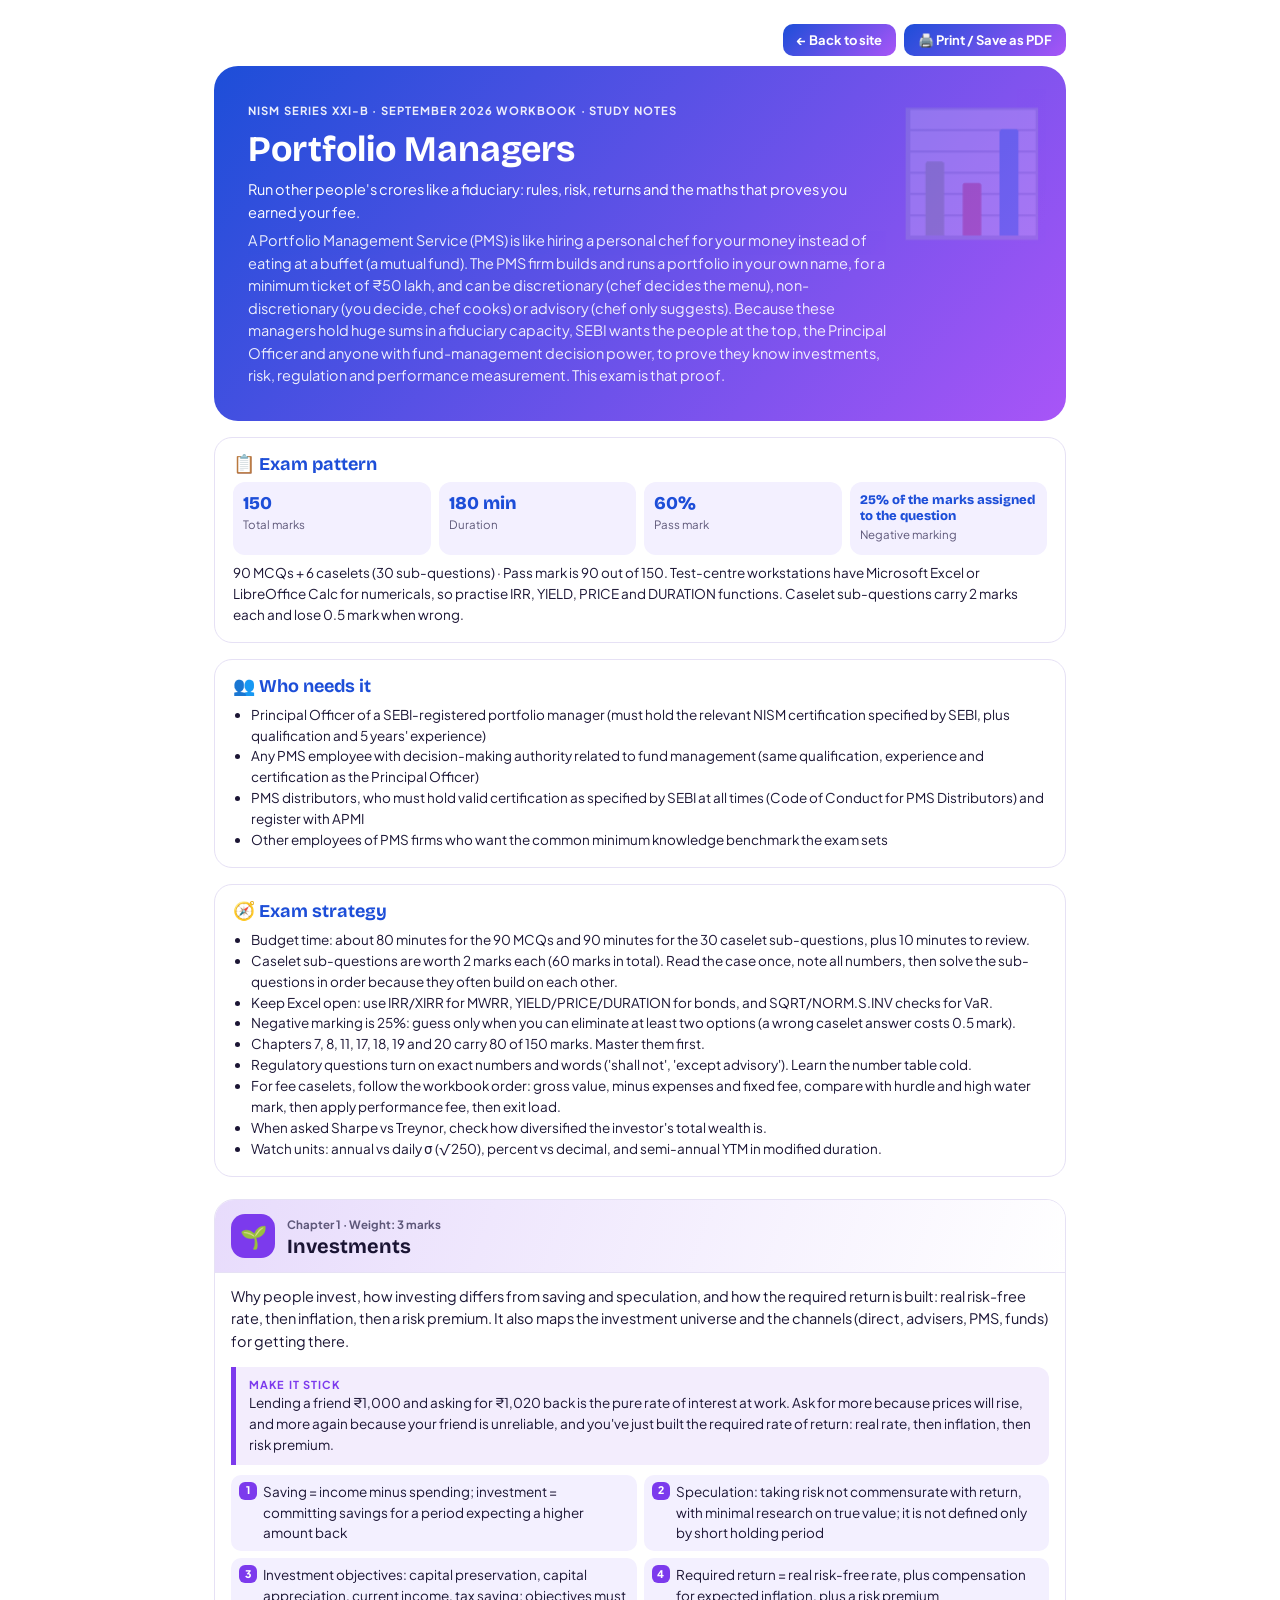
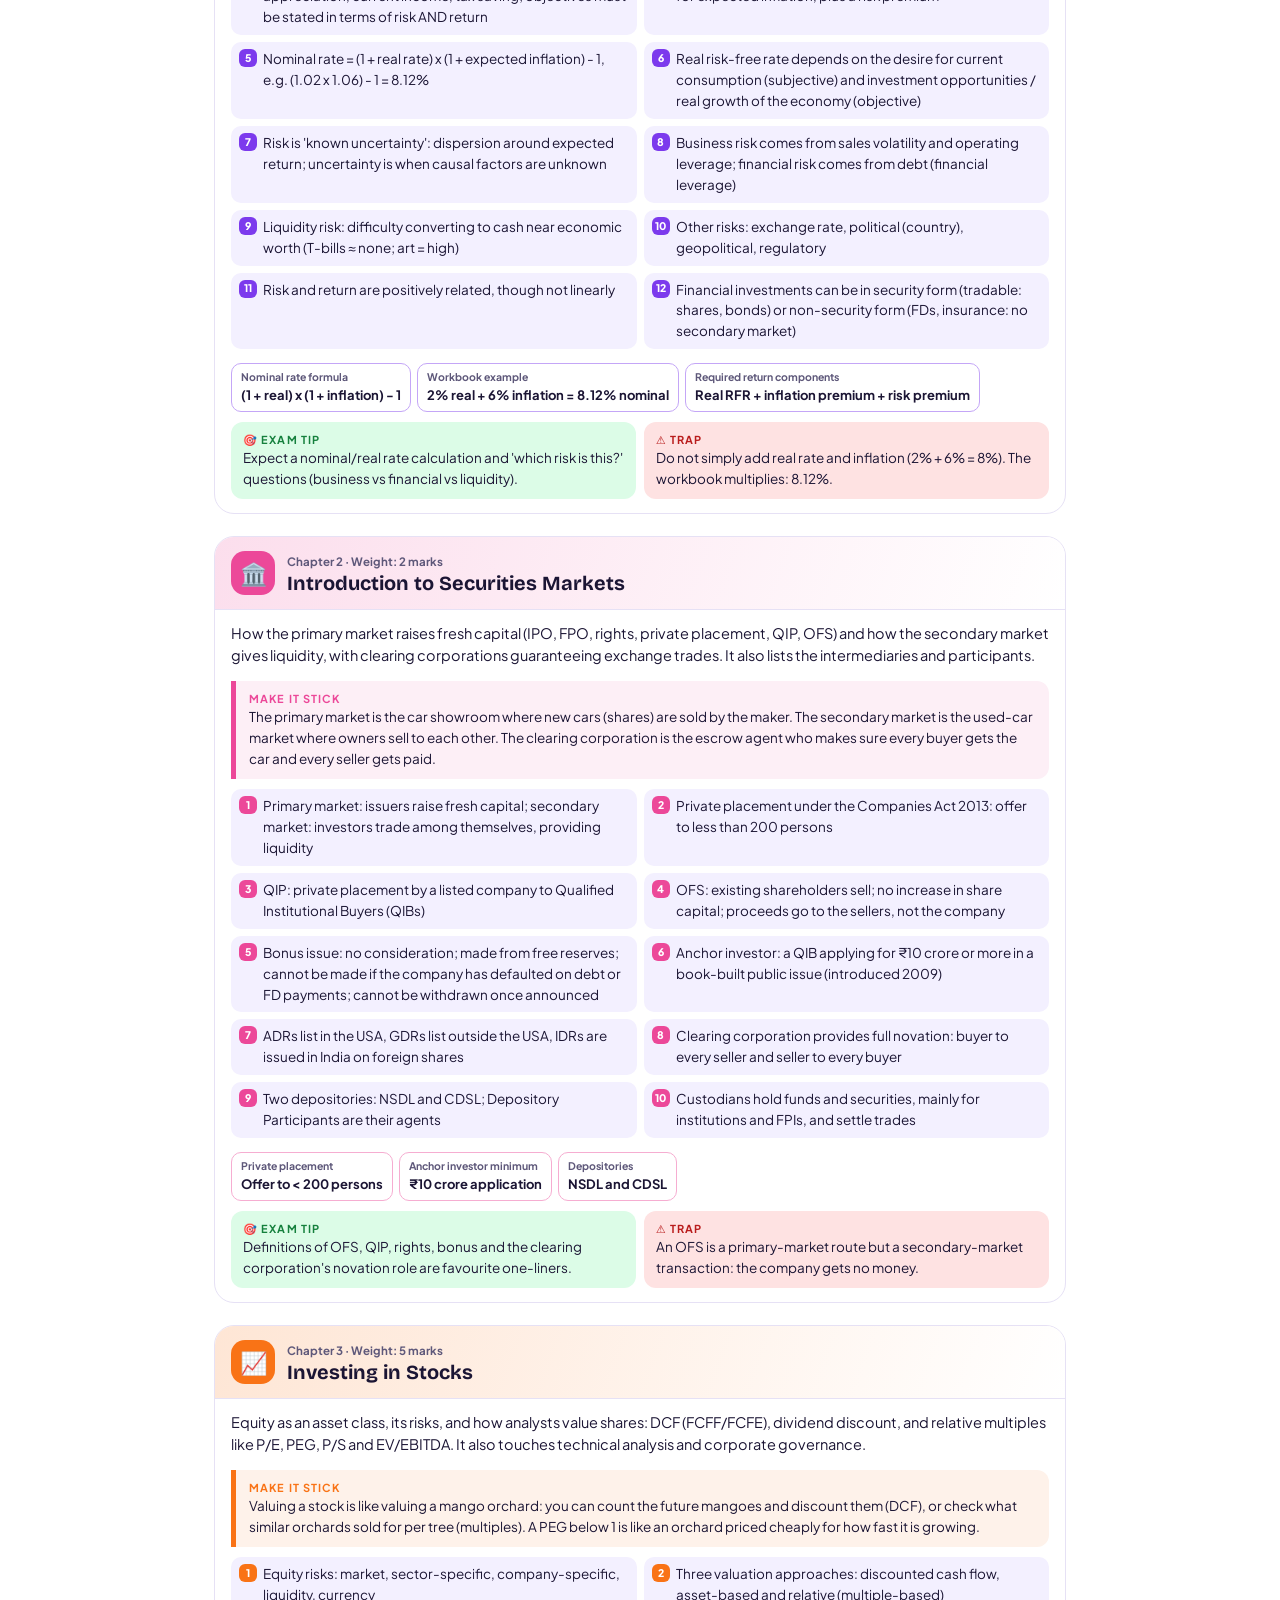
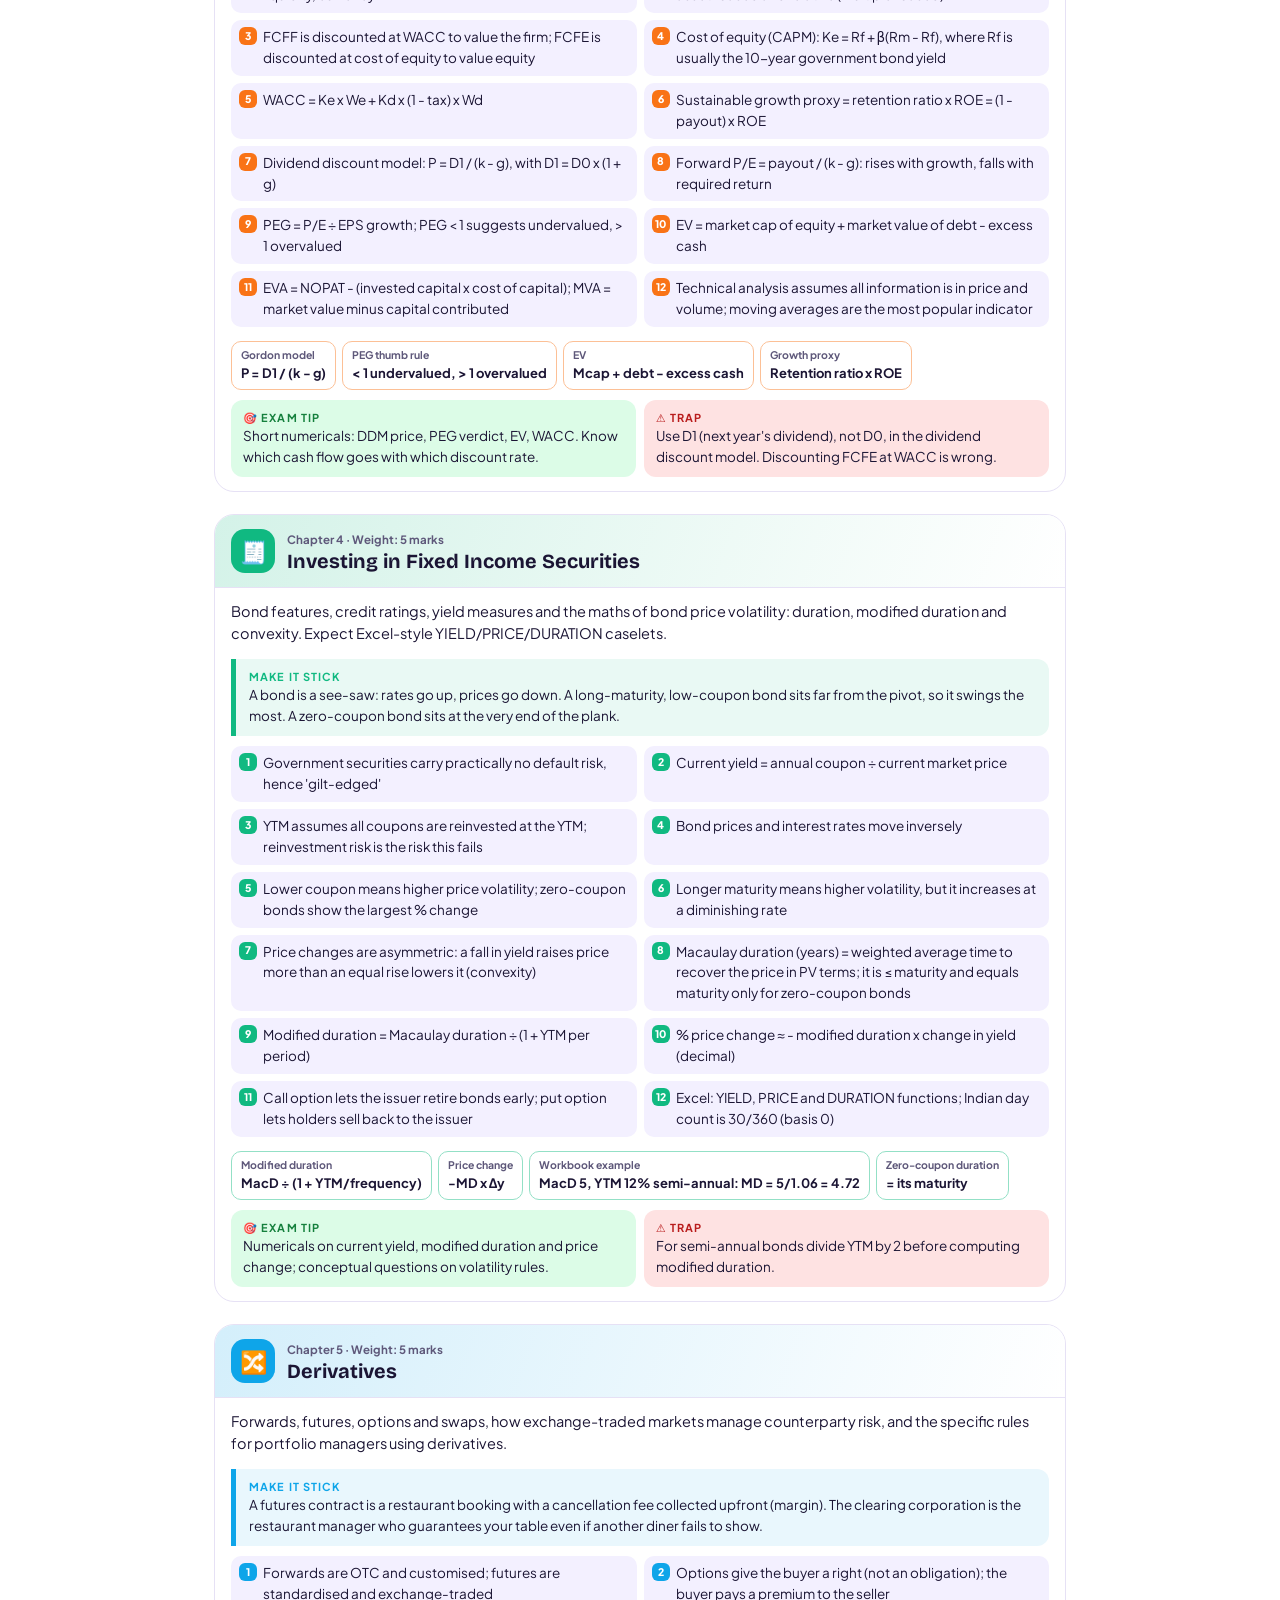
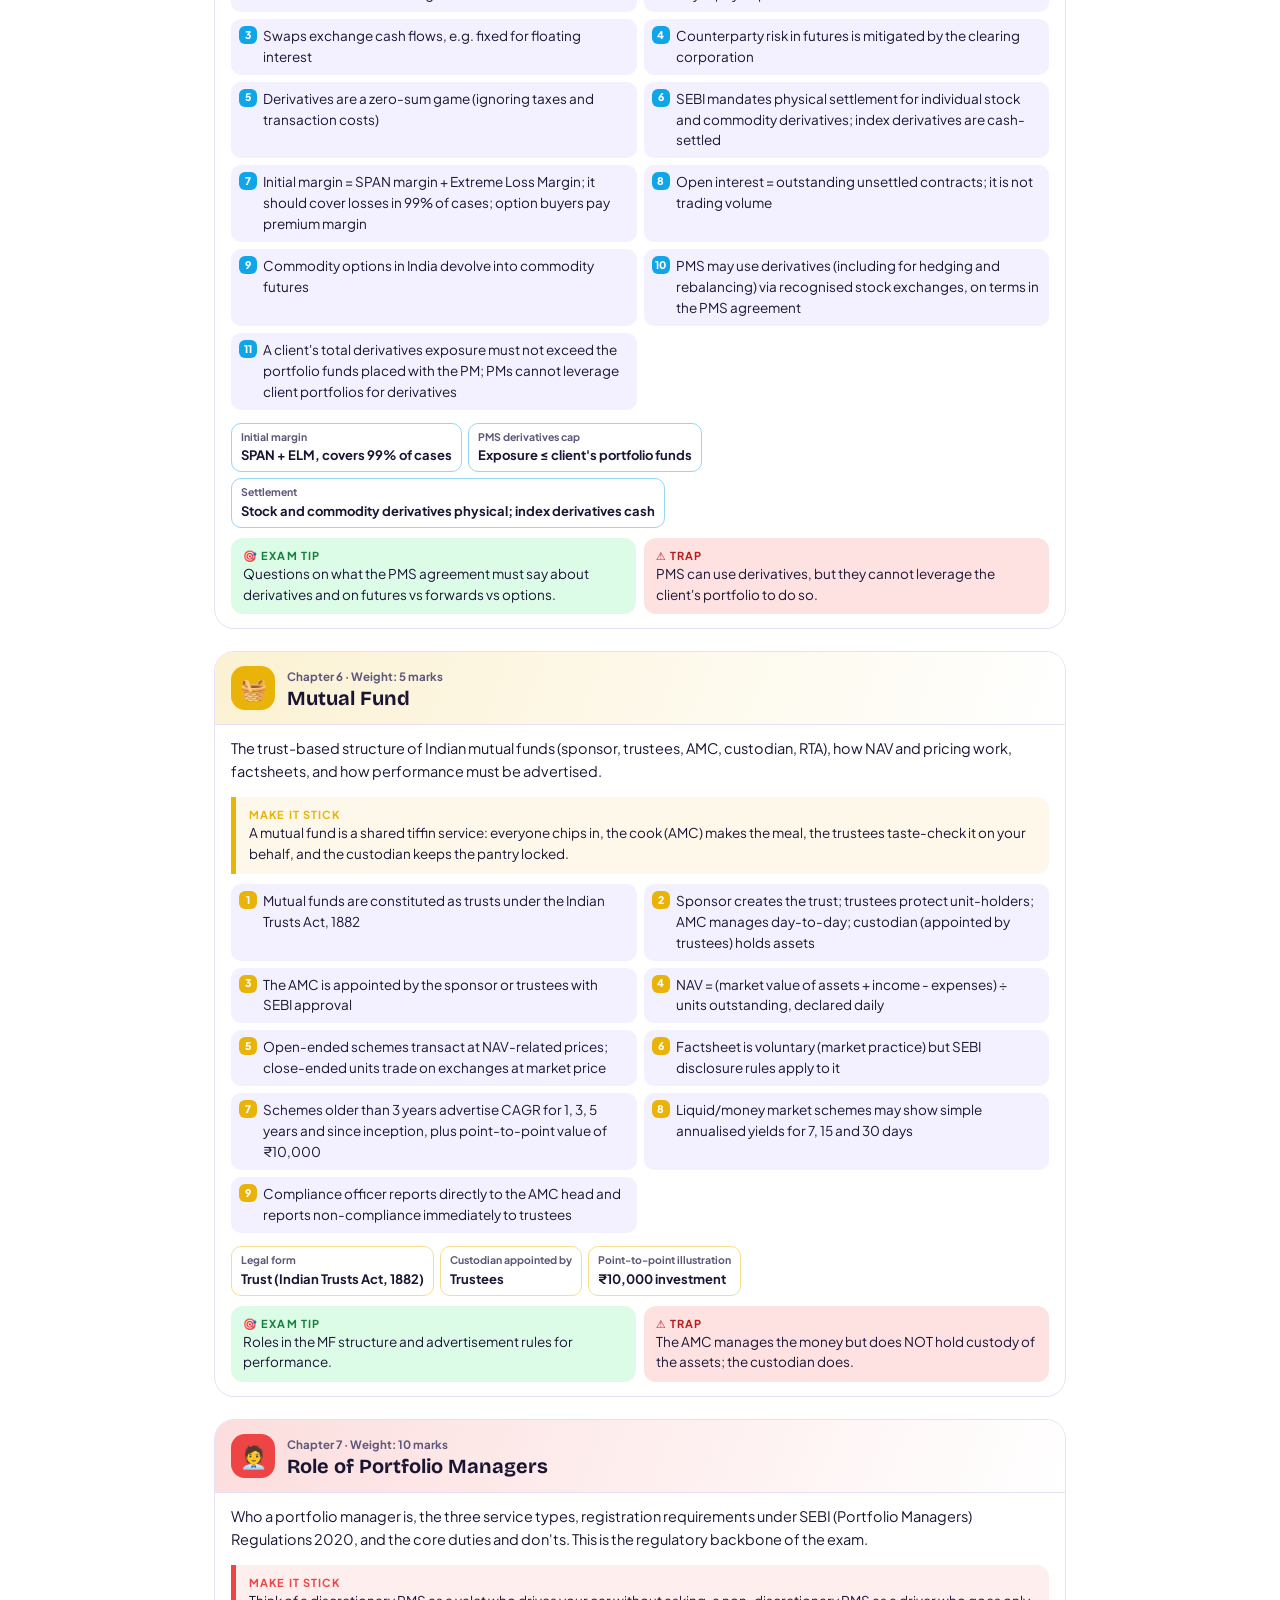
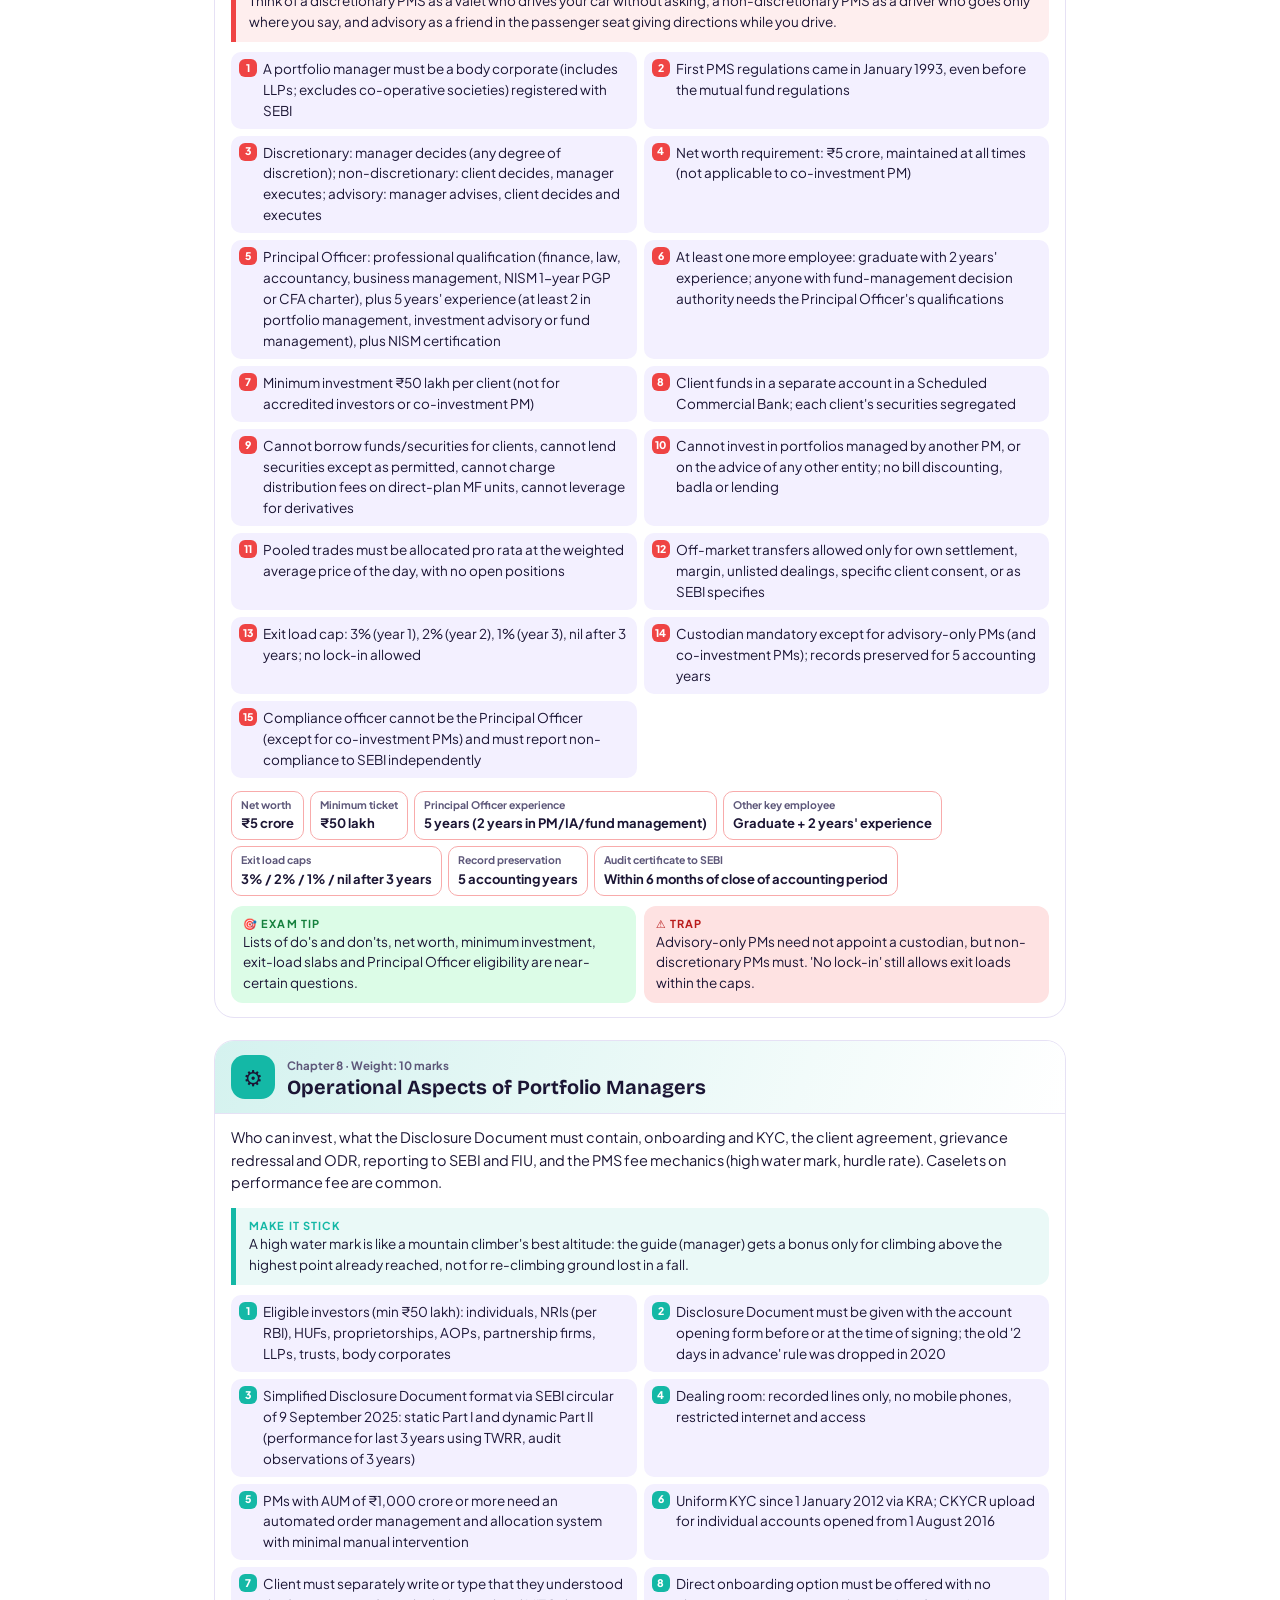
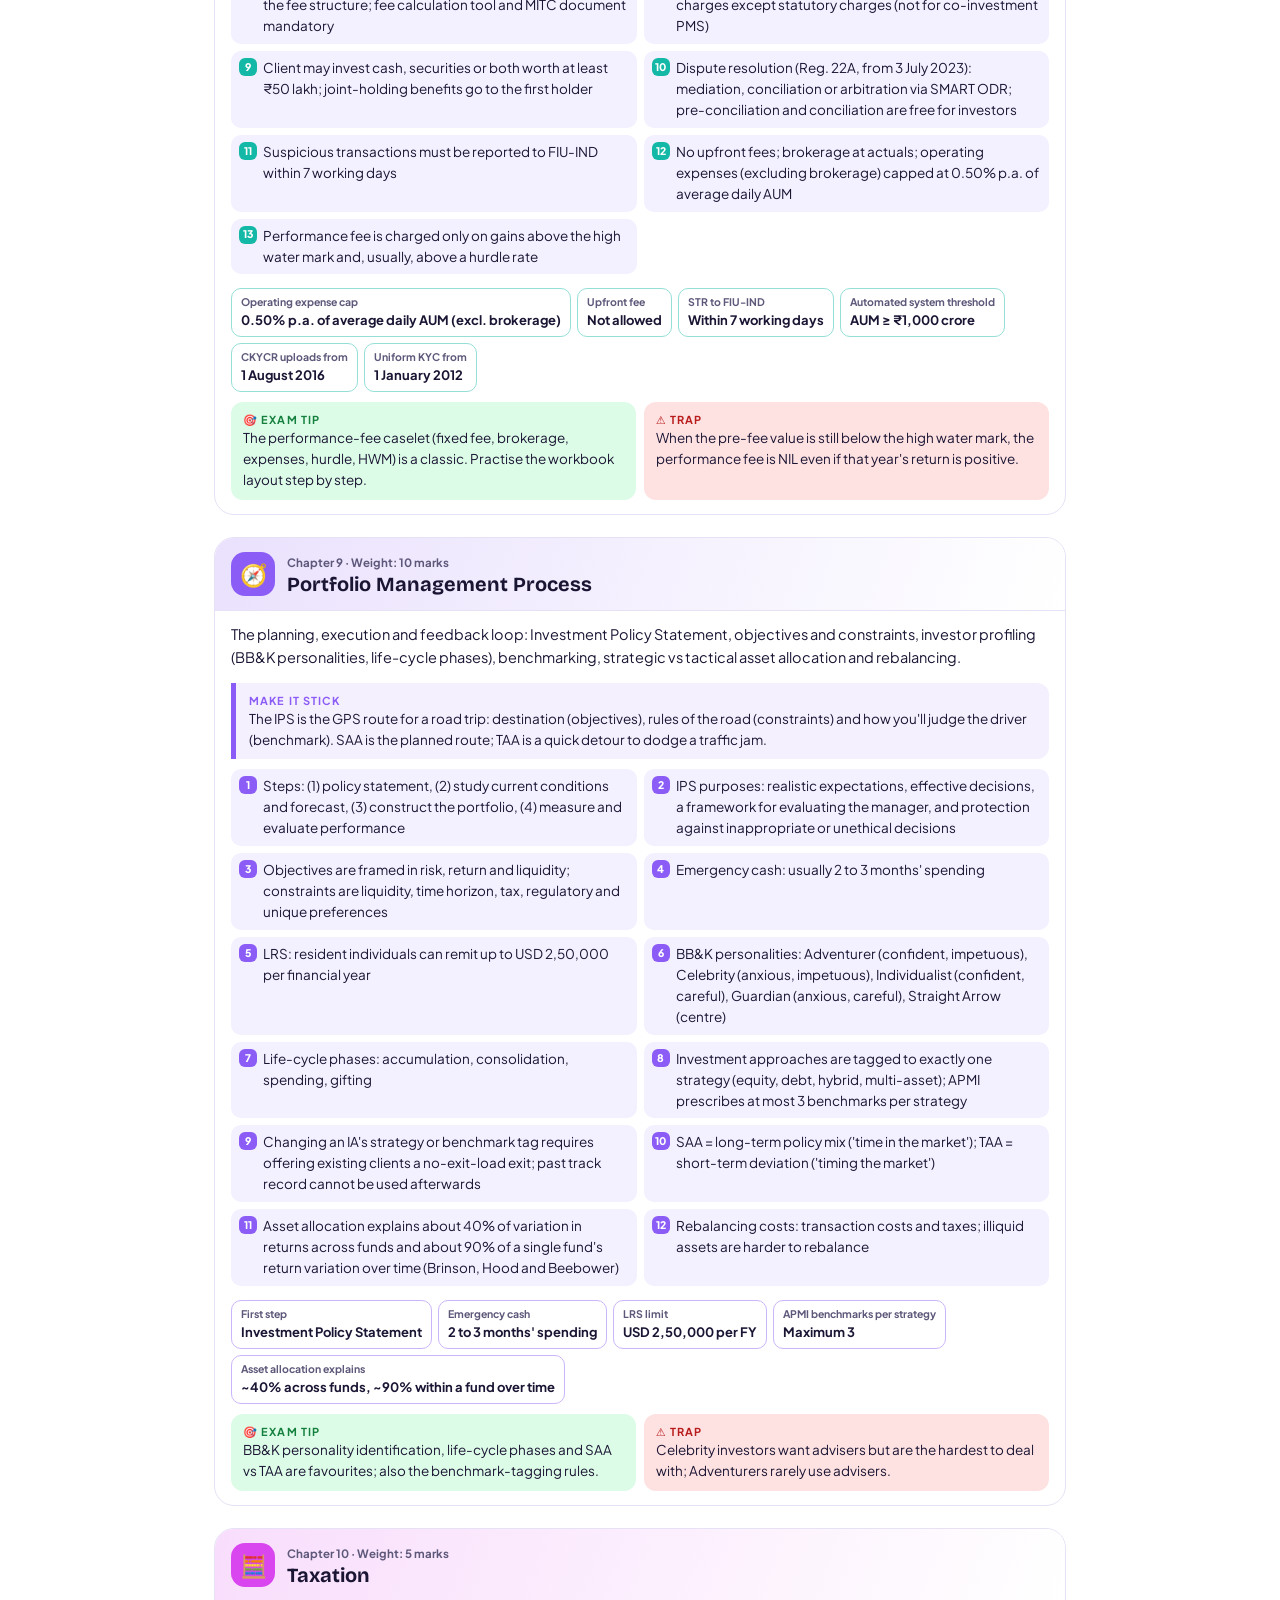
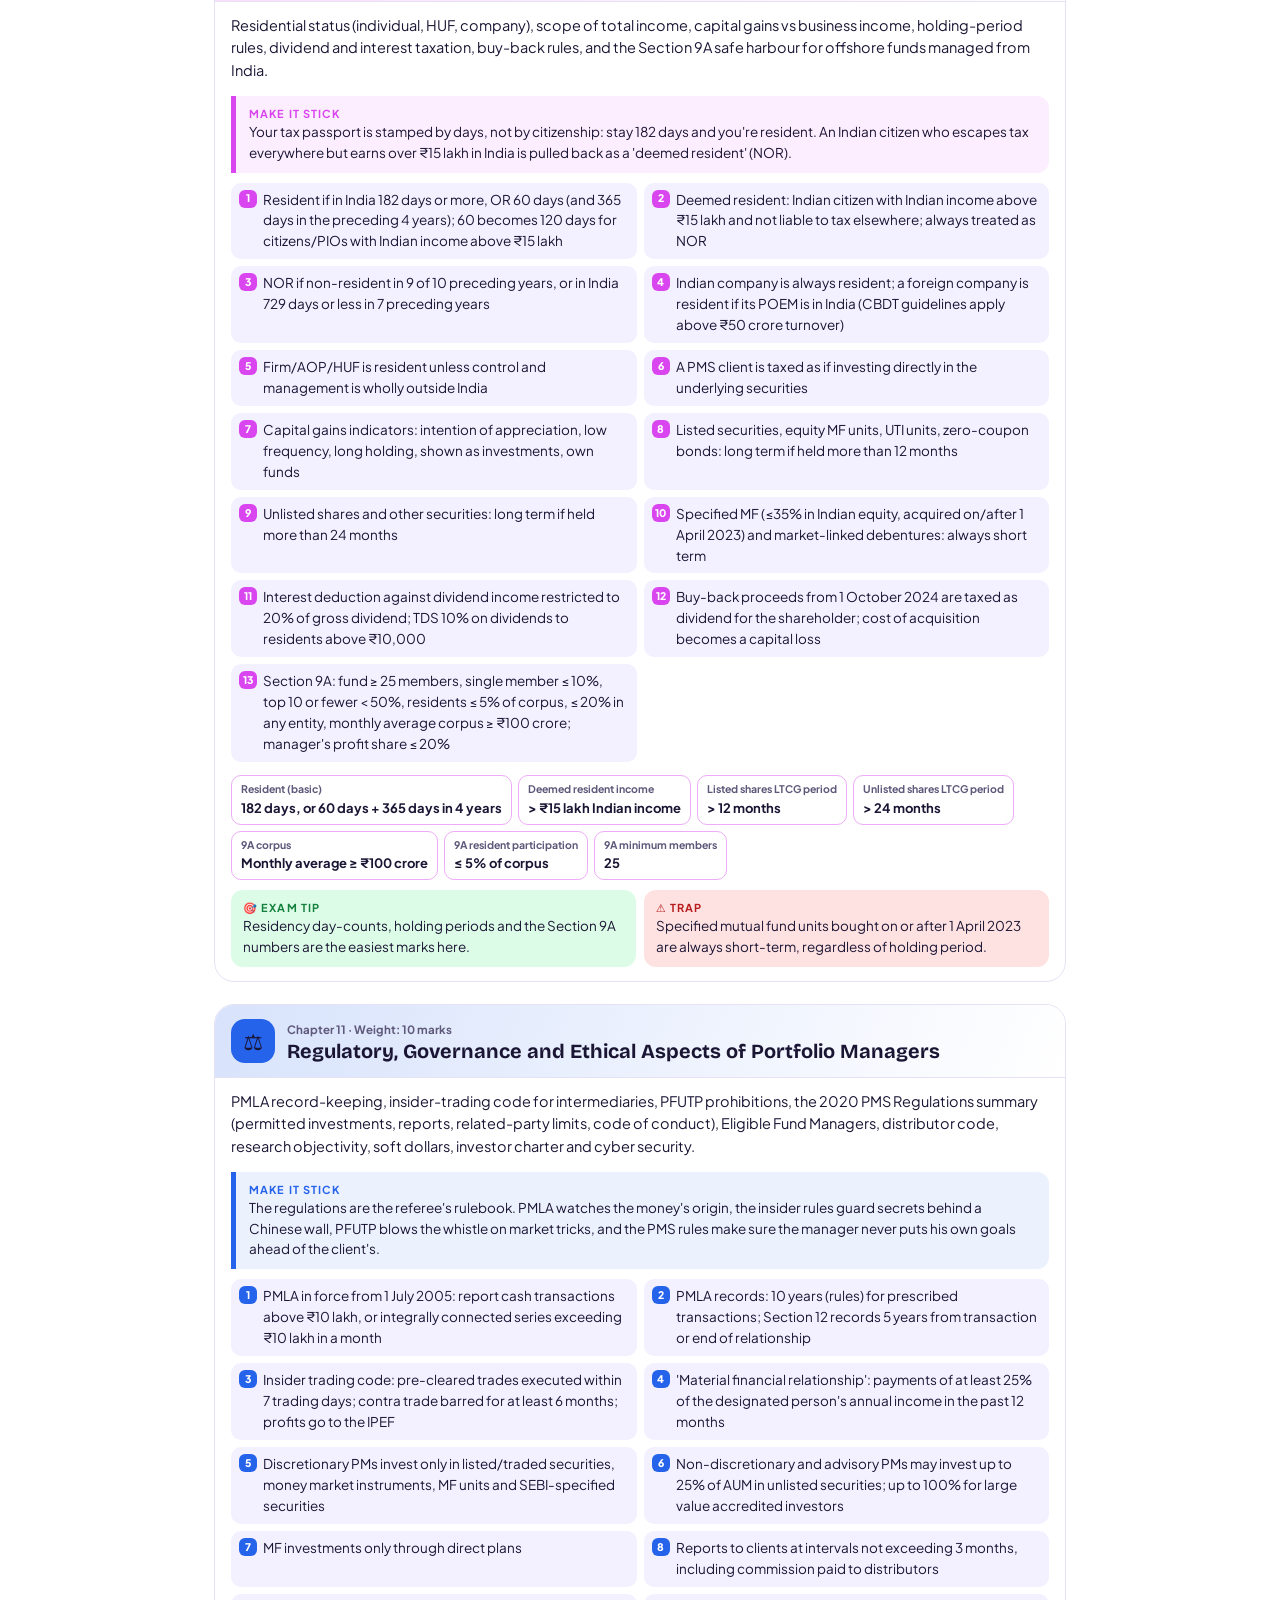
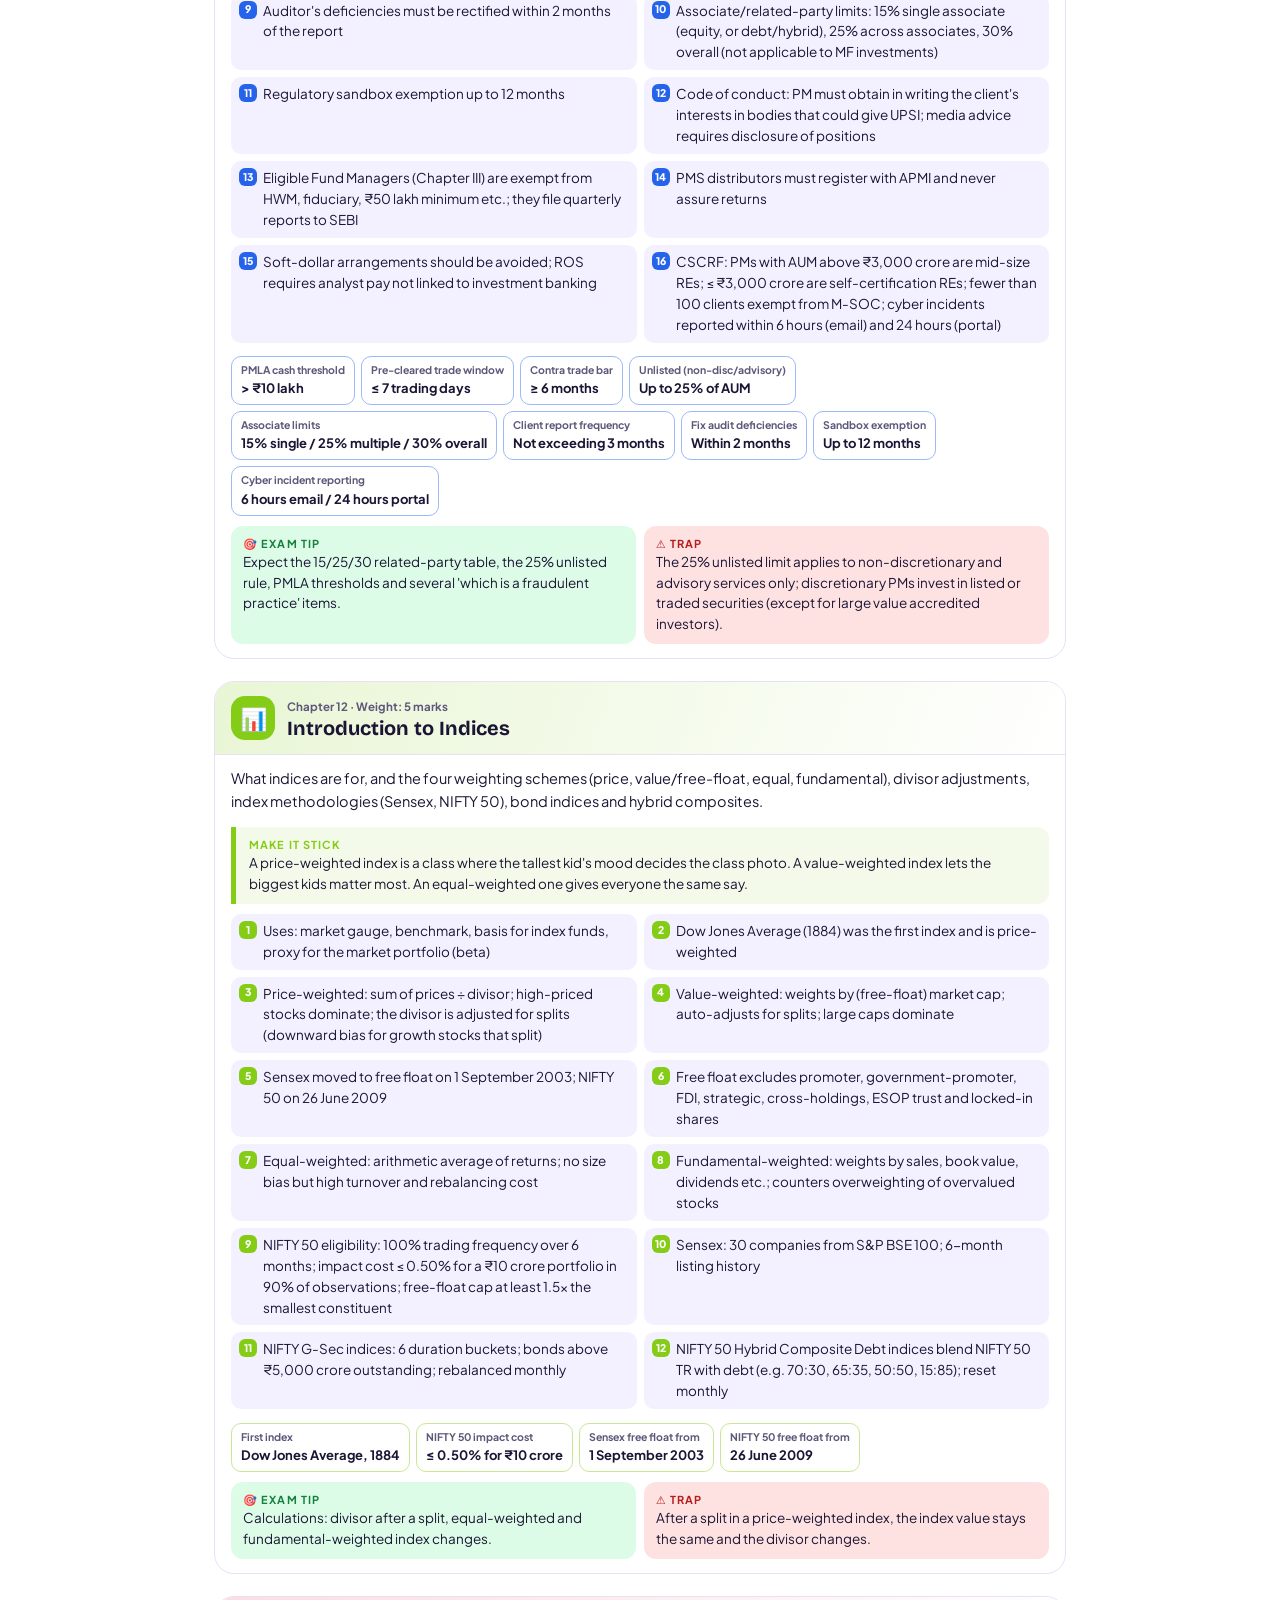
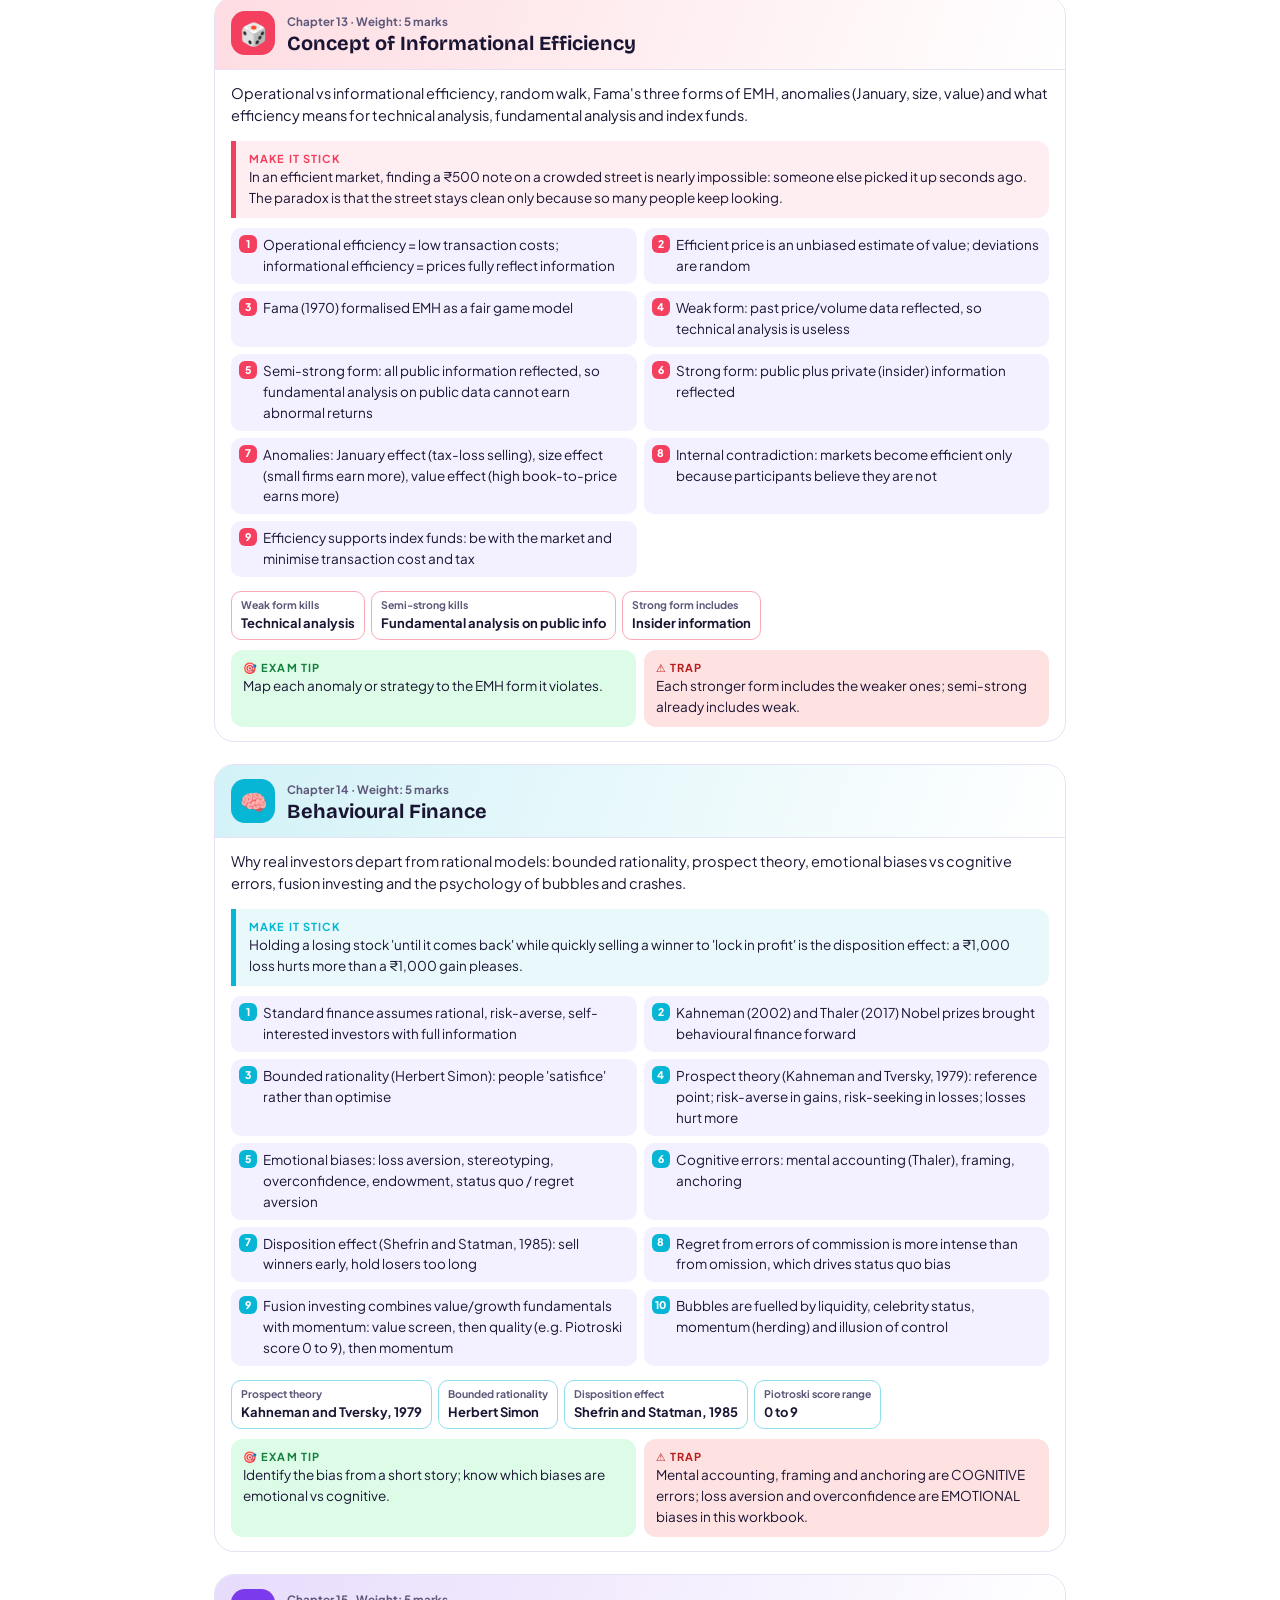
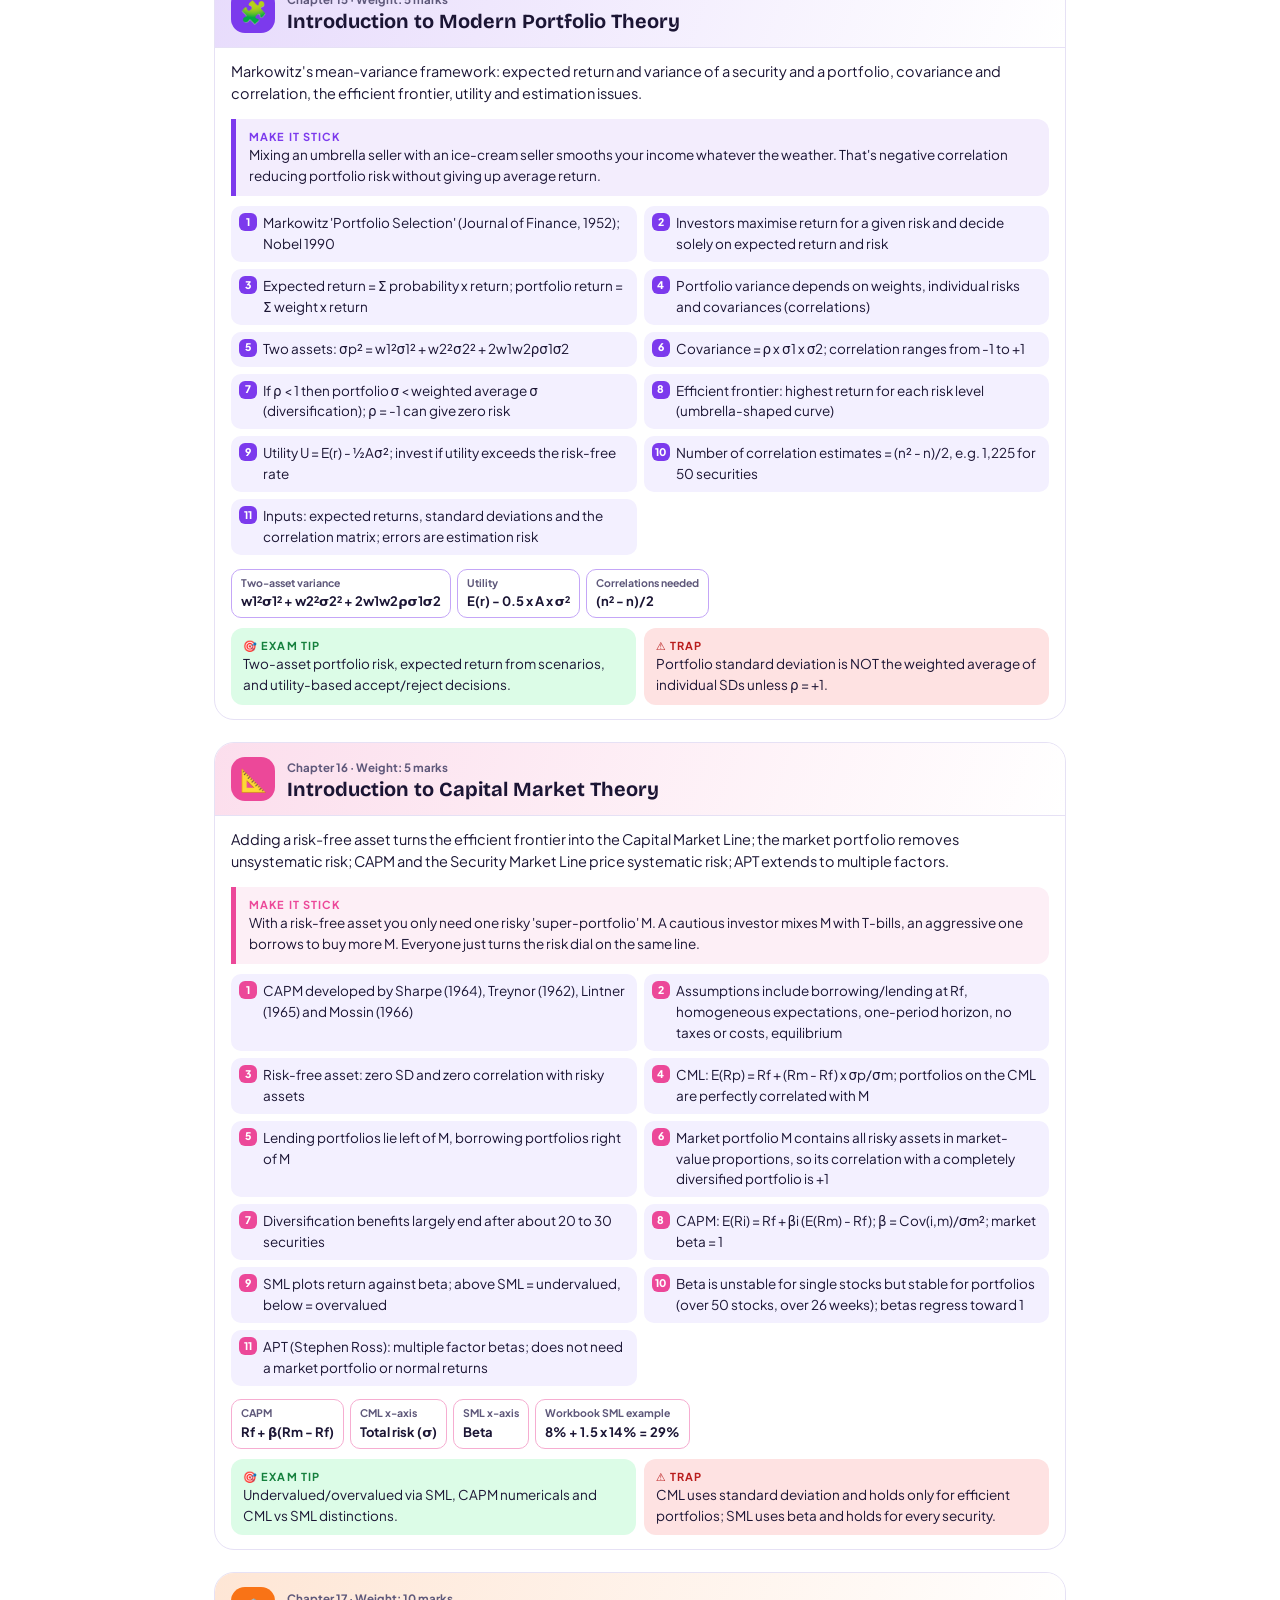
<file: notes/xxib.html>
<!doctype html><html lang="en"><head><meta charset="utf-8"><meta name="viewport" content="width=device-width,initial-scale=1">
<title>Series XXI-B Study Notes</title>
<link href="https://fonts.googleapis.com/css2?family=Bricolage+Grotesque:opsz,wght@12..96,700;12..96,800&family=Plus+Jakarta+Sans:wght@400;600;700&family=JetBrains+Mono:wght@500&display=swap" rel="stylesheet">
<style>
:root{--c1:#1d4ed8;--c2:#a855f7;--ink:#1b1534;--muted:#5e587a;--soft:#f3f0ff;--line:#e6e1f5}
*{box-sizing:border-box;-webkit-print-color-adjust:exact;print-color-adjust:exact}
body{margin:0;background:#fff;color:var(--ink);font:13.5px/1.55 "Plus Jakarta Sans",system-ui,sans-serif}
.wrap{max-width:900px;margin:0 auto;padding:24px}
h1,h2,h3{font-family:"Bricolage Grotesque",sans-serif;margin:0;line-height:1.15}
.cover{border-radius:24px;padding:34px;color:#fff;background:linear-gradient(130deg,var(--c1),var(--c2));position:relative;overflow:hidden}
.cover::after{content:"📊";position:absolute;right:20px;top:6px;font-size:120px;opacity:.2}
.cover small{letter-spacing:.1em;text-transform:uppercase;font-weight:700;opacity:.9}
.cover h1{font-size:36px;margin:8px 0}
.cover p{max-width:640px;margin:6px 0 0;font-size:14.5px}
.box{border:1px solid var(--line);border-radius:18px;padding:16px 18px;margin-top:16px;break-inside:avoid}
.box h3{font-size:18px;margin-bottom:8px;color:var(--c1)}
.kv{display:grid;grid-template-columns:repeat(4,1fr);gap:8px}
.kv div{background:var(--soft);border-radius:12px;padding:10px}
.kv b{display:block;font:800 18px "Bricolage Grotesque";color:var(--c1)} .kv span{font-size:11.5px;color:var(--muted)}
ul{margin:6px 0 0;padding-left:18px}
.chap{margin-top:22px;border:1px solid var(--line);border-radius:20px;padding:0 0 14px;overflow:hidden;break-inside:auto}
.chap header{display:flex;gap:12px;align-items:center;padding:14px 16px;background:linear-gradient(110deg,color-mix(in srgb,var(--hc) 18%,#fff),#fff);border-bottom:1px solid var(--line);break-after:avoid}
.chap .num{width:44px;height:44px;border-radius:14px;display:grid;place-items:center;font-size:22px;background:var(--hc);flex:none}
.chap small{color:var(--muted);font-weight:700;font-size:11.5px}
.chap h2{font-size:20px}
.chap > *:not(header){margin-left:16px;margin-right:16px}
.sum{font-size:14.5px;margin-top:12px}
.story{border-left:5px solid var(--hc);background:color-mix(in srgb,var(--hc) 9%,#fff);padding:9px 13px;border-radius:0 12px 12px 0;break-inside:avoid}
.story b,.co b{display:block;font-size:11px;letter-spacing:.1em;text-transform:uppercase;color:var(--hc)}
.kp{margin-top:10px;padding-left:0;list-style:none;counter-reset:k;display:grid;grid-template-columns:1fr 1fr;gap:7px}
.kp li{counter-increment:k;position:relative;background:var(--soft);border-radius:10px;padding:7px 10px 7px 32px;break-inside:avoid}
.kp li::before{content:counter(k);position:absolute;left:8px;top:7px;width:18px;height:18px;border-radius:6px;background:var(--hc);color:#fff;font-size:10.5px;font-weight:800;display:grid;place-items:center}
.mr{display:flex;flex-wrap:wrap;gap:6px;margin-top:6px}
.mr div{border:1.5px solid color-mix(in srgb,var(--hc) 45%,#fff);border-radius:10px;padding:5px 9px;break-inside:avoid}
.mr small{display:block;font-size:10.5px;color:var(--muted)} .mr b{font-size:13px}
.co{display:grid;grid-template-columns:1fr 1fr;gap:8px;margin-top:10px}
.co div{border-radius:12px;padding:9px 12px;break-inside:avoid}
.co .tip{background:#dcfce7} .co .tip b{color:#15803d} .co .trap{background:#fee2e2} .co .trap b{color:#b91c1c}
.grid{display:grid;grid-template-columns:1fr 1fr;gap:8px}
.f{border:1px solid var(--line);border-top:4px solid var(--c1);border-radius:12px;padding:10px 12px;break-inside:avoid}
.f code{display:block;font-family:"JetBrains Mono",monospace;background:var(--soft);padding:6px 8px;border-radius:8px;margin:5px 0;white-space:pre-wrap;font-size:12px}
.nums{display:grid;grid-template-columns:repeat(3,1fr);gap:7px}
.nums div{border:1px solid var(--line);border-radius:10px;padding:7px 10px;break-inside:avoid}
.nums b{display:block;color:var(--c2);font:800 15px "Bricolage Grotesque"} .nums span{font-size:11.5px;color:var(--muted)}
table{width:100%;border-collapse:collapse} td{border-bottom:1px solid var(--line);padding:5px 6px;vertical-align:top} td:first-child{font-weight:700;width:28%}
.qr{columns:2;column-gap:14px;padding-left:18px} .qr li{margin-bottom:5px;break-inside:avoid}
.pb{break-before:page}
.bar{display:flex;gap:8px;justify-content:flex-end;margin-bottom:10px}
.bar button,.bar a{font:700 13px "Plus Jakarta Sans";padding:8px 14px;border-radius:10px;border:0;background:linear-gradient(135deg,var(--c1),var(--c2));color:#fff;text-decoration:none;cursor:pointer}
@media (max-width:640px){.qr{columns:1}.kp,.grid,.co{grid-template-columns:1fr}.nums,.kv{grid-template-columns:1fr 1fr}.wrap{padding:16px}}
@media print{.bar{display:none}.wrap{padding:0}@page{margin:12mm}}
</style></head><body><div class="wrap">
<div class="bar"><a href="../index.html#/exam/xxib">← Back to site</a><button onclick="print()">🖨️ Print / Save as PDF</button></div>
<div class="cover"><small>NISM Series XXI-B · September 2026 workbook · Study notes</small><h1>Portfolio Managers</h1><p>Run other people&#39;s crores like a fiduciary: rules, risk, returns and the maths that proves you earned your fee.</p><p style="opacity:.9">A Portfolio Management Service (PMS) is like hiring a personal chef for your money instead of eating at a buffet (a mutual fund). The PMS firm builds and runs a portfolio in your own name, for a minimum ticket of ₹50 lakh, and can be discretionary (chef decides the menu), non-discretionary (you decide, chef cooks) or advisory (chef only suggests). Because these managers hold huge sums in a fiduciary capacity, SEBI wants the people at the top, the Principal Officer and anyone with fund-management decision power, to prove they know investments, risk, regulation and performance measurement. This exam is that proof.</p></div>
<div class="box"><h3>📋 Exam pattern</h3><div class="kv"><div><b>150</b><span>Total marks</span></div><div><b>180 min</b><span>Duration</span></div><div><b>60%</b><span>Pass mark</span></div><div><b style="font-size:13px">25% of the marks assigned to the question</b><span>Negative marking</span></div></div>
<p style="margin:8px 0 0">90 MCQs + 6 caselets (30 sub-questions) · Pass mark is 90 out of 150. Test-centre workstations have Microsoft Excel or LibreOffice Calc for numericals, so practise IRR, YIELD, PRICE and DURATION functions. Caselet sub-questions carry 2 marks each and lose 0.5 mark when wrong.</p></div>
<div class="box"><h3>👥 Who needs it</h3><ul><li>Principal Officer of a SEBI-registered portfolio manager (must hold the relevant NISM certification specified by SEBI, plus qualification and 5 years&#39; experience)</li><li>Any PMS employee with decision-making authority related to fund management (same qualification, experience and certification as the Principal Officer)</li><li>PMS distributors, who must hold valid certification as specified by SEBI at all times (Code of Conduct for PMS Distributors) and register with APMI</li><li>Other employees of PMS firms who want the common minimum knowledge benchmark the exam sets</li></ul></div>
<div class="box"><h3>🧭 Exam strategy</h3><ul><li>Budget time: about 80 minutes for the 90 MCQs and 90 minutes for the 30 caselet sub-questions, plus 10 minutes to review.</li><li>Caselet sub-questions are worth 2 marks each (60 marks in total). Read the case once, note all numbers, then solve the sub-questions in order because they often build on each other.</li><li>Keep Excel open: use IRR/XIRR for MWRR, YIELD/PRICE/DURATION for bonds, and SQRT/NORM.S.INV checks for VaR.</li><li>Negative marking is 25%: guess only when you can eliminate at least two options (a wrong caselet answer costs 0.5 mark).</li><li>Chapters 7, 8, 11, 17, 18, 19 and 20 carry 80 of 150 marks. Master them first.</li><li>Regulatory questions turn on exact numbers and words (&#39;shall not&#39;, &#39;except advisory&#39;). Learn the number table cold.</li><li>For fee caselets, follow the workbook order: gross value, minus expenses and fixed fee, compare with hurdle and high water mark, then apply performance fee, then exit load.</li><li>When asked Sharpe vs Treynor, check how diversified the investor&#39;s total wealth is.</li><li>Watch units: annual vs daily σ (√250), percent vs decimal, and semi-annual YTM in modified duration.</li></ul></div>
<section class="chap" style="--hc:#7c3aed">
      <header><div class="num">🌱</div><div><small>Chapter 1 · Weight: 3 marks</small><h2>Investments</h2></div></header>
      <p class="sum">Why people invest, how investing differs from saving and speculation, and how the required return is built: real risk-free rate, then inflation, then a risk premium. It also maps the investment universe and the channels (direct, advisers, PMS, funds) for getting there.</p>
      <div class="story"><b>Make it stick</b>Lending a friend ₹1,000 and asking for ₹1,020 back is the pure rate of interest at work. Ask for more because prices will rise, and more again because your friend is unreliable, and you&#39;ve just built the required rate of return: real rate, then inflation, then risk premium.</div>
      <ol class="kp"><li>Saving = income minus spending; investment = committing savings for a period expecting a higher amount back</li><li>Speculation: taking risk not commensurate with return, with minimal research on true value; it is not defined only by short holding period</li><li>Investment objectives: capital preservation, capital appreciation, current income, tax saving; objectives must be stated in terms of risk AND return</li><li>Required return = real risk-free rate, plus compensation for expected inflation, plus a risk premium</li><li>Nominal rate = (1 + real rate) x (1 + expected inflation) - 1, e.g. (1.02 x 1.06) - 1 = 8.12%</li><li>Real risk-free rate depends on the desire for current consumption (subjective) and investment opportunities / real growth of the economy (objective)</li><li>Risk is &#39;known uncertainty&#39;: dispersion around expected return; uncertainty is when causal factors are unknown</li><li>Business risk comes from sales volatility and operating leverage; financial risk comes from debt (financial leverage)</li><li>Liquidity risk: difficulty converting to cash near economic worth (T-bills ≈ none; art = high)</li><li>Other risks: exchange rate, political (country), geopolitical, regulatory</li><li>Risk and return are positively related, though not linearly</li><li>Financial investments can be in security form (tradable: shares, bonds) or non-security form (FDs, insurance: no secondary market)</li></ol>
      <div class="mr"><div><small>Nominal rate formula</small><b>(1 + real) x (1 + inflation) - 1</b></div><div><small>Workbook example</small><b>2% real + 6% inflation = 8.12% nominal</b></div><div><small>Required return components</small><b>Real RFR + inflation premium + risk premium</b></div></div>
      <div class="co"><div class="tip"><b>🎯 Exam tip</b>Expect a nominal/real rate calculation and &#39;which risk is this?&#39; questions (business vs financial vs liquidity).</div><div class="trap"><b>⚠️ Trap</b>Do not simply add real rate and inflation (2% + 6% = 8%). The workbook multiplies: 8.12%.</div></div>
    </section><section class="chap" style="--hc:#ec4899">
      <header><div class="num">🏛️</div><div><small>Chapter 2 · Weight: 2 marks</small><h2>Introduction to Securities Markets</h2></div></header>
      <p class="sum">How the primary market raises fresh capital (IPO, FPO, rights, private placement, QIP, OFS) and how the secondary market gives liquidity, with clearing corporations guaranteeing exchange trades. It also lists the intermediaries and participants.</p>
      <div class="story"><b>Make it stick</b>The primary market is the car showroom where new cars (shares) are sold by the maker. The secondary market is the used-car market where owners sell to each other. The clearing corporation is the escrow agent who makes sure every buyer gets the car and every seller gets paid.</div>
      <ol class="kp"><li>Primary market: issuers raise fresh capital; secondary market: investors trade among themselves, providing liquidity</li><li>Private placement under the Companies Act 2013: offer to less than 200 persons</li><li>QIP: private placement by a listed company to Qualified Institutional Buyers (QIBs)</li><li>OFS: existing shareholders sell; no increase in share capital; proceeds go to the sellers, not the company</li><li>Bonus issue: no consideration; made from free reserves; cannot be made if the company has defaulted on debt or FD payments; cannot be withdrawn once announced</li><li>Anchor investor: a QIB applying for ₹10 crore or more in a book-built public issue (introduced 2009)</li><li>ADRs list in the USA, GDRs list outside the USA, IDRs are issued in India on foreign shares</li><li>Clearing corporation provides full novation: buyer to every seller and seller to every buyer</li><li>Two depositories: NSDL and CDSL; Depository Participants are their agents</li><li>Custodians hold funds and securities, mainly for institutions and FPIs, and settle trades</li></ol>
      <div class="mr"><div><small>Private placement</small><b>Offer to &lt; 200 persons</b></div><div><small>Anchor investor minimum</small><b>₹10 crore application</b></div><div><small>Depositories</small><b>NSDL and CDSL</b></div></div>
      <div class="co"><div class="tip"><b>🎯 Exam tip</b>Definitions of OFS, QIP, rights, bonus and the clearing corporation&#39;s novation role are favourite one-liners.</div><div class="trap"><b>⚠️ Trap</b>An OFS is a primary-market route but a secondary-market transaction: the company gets no money.</div></div>
    </section><section class="chap" style="--hc:#f97316">
      <header><div class="num">📈</div><div><small>Chapter 3 · Weight: 5 marks</small><h2>Investing in Stocks</h2></div></header>
      <p class="sum">Equity as an asset class, its risks, and how analysts value shares: DCF (FCFF/FCFE), dividend discount, and relative multiples like P/E, PEG, P/S and EV/EBITDA. It also touches technical analysis and corporate governance.</p>
      <div class="story"><b>Make it stick</b>Valuing a stock is like valuing a mango orchard: you can count the future mangoes and discount them (DCF), or check what similar orchards sold for per tree (multiples). A PEG below 1 is like an orchard priced cheaply for how fast it is growing.</div>
      <ol class="kp"><li>Equity risks: market, sector-specific, company-specific, liquidity, currency</li><li>Three valuation approaches: discounted cash flow, asset-based and relative (multiple-based)</li><li>FCFF is discounted at WACC to value the firm; FCFE is discounted at cost of equity to value equity</li><li>Cost of equity (CAPM): Ke = Rf + β(Rm - Rf), where Rf is usually the 10-year government bond yield</li><li>WACC = Ke x We + Kd x (1 - tax) x Wd</li><li>Sustainable growth proxy = retention ratio x ROE = (1 - payout) x ROE</li><li>Dividend discount model: P = D1 / (k - g), with D1 = D0 x (1 + g)</li><li>Forward P/E = payout / (k - g): rises with growth, falls with required return</li><li>PEG = P/E ÷ EPS growth; PEG &lt; 1 suggests undervalued, &gt; 1 overvalued</li><li>EV = market cap of equity + market value of debt - excess cash</li><li>EVA = NOPAT - (invested capital x cost of capital); MVA = market value minus capital contributed</li><li>Technical analysis assumes all information is in price and volume; moving averages are the most popular indicator</li></ol>
      <div class="mr"><div><small>Gordon model</small><b>P = D1 / (k - g)</b></div><div><small>PEG thumb rule</small><b>&lt; 1 undervalued, &gt; 1 overvalued</b></div><div><small>EV</small><b>Mcap + debt - excess cash</b></div><div><small>Growth proxy</small><b>Retention ratio x ROE</b></div></div>
      <div class="co"><div class="tip"><b>🎯 Exam tip</b>Short numericals: DDM price, PEG verdict, EV, WACC. Know which cash flow goes with which discount rate.</div><div class="trap"><b>⚠️ Trap</b>Use D1 (next year&#39;s dividend), not D0, in the dividend discount model. Discounting FCFE at WACC is wrong.</div></div>
    </section><section class="chap" style="--hc:#10b981">
      <header><div class="num">🧾</div><div><small>Chapter 4 · Weight: 5 marks</small><h2>Investing in Fixed Income Securities</h2></div></header>
      <p class="sum">Bond features, credit ratings, yield measures and the maths of bond price volatility: duration, modified duration and convexity. Expect Excel-style YIELD/PRICE/DURATION caselets.</p>
      <div class="story"><b>Make it stick</b>A bond is a see-saw: rates go up, prices go down. A long-maturity, low-coupon bond sits far from the pivot, so it swings the most. A zero-coupon bond sits at the very end of the plank.</div>
      <ol class="kp"><li>Government securities carry practically no default risk, hence &#39;gilt-edged&#39;</li><li>Current yield = annual coupon ÷ current market price</li><li>YTM assumes all coupons are reinvested at the YTM; reinvestment risk is the risk this fails</li><li>Bond prices and interest rates move inversely</li><li>Lower coupon means higher price volatility; zero-coupon bonds show the largest % change</li><li>Longer maturity means higher volatility, but it increases at a diminishing rate</li><li>Price changes are asymmetric: a fall in yield raises price more than an equal rise lowers it (convexity)</li><li>Macaulay duration (years) = weighted average time to recover the price in PV terms; it is ≤ maturity and equals maturity only for zero-coupon bonds</li><li>Modified duration = Macaulay duration ÷ (1 + YTM per period)</li><li>% price change ≈ - modified duration x change in yield (decimal)</li><li>Call option lets the issuer retire bonds early; put option lets holders sell back to the issuer</li><li>Excel: YIELD, PRICE and DURATION functions; Indian day count is 30/360 (basis 0)</li></ol>
      <div class="mr"><div><small>Modified duration</small><b>MacD ÷ (1 + YTM/frequency)</b></div><div><small>Price change</small><b>-MD x Δy</b></div><div><small>Workbook example</small><b>MacD 5, YTM 12% semi-annual: MD = 5/1.06 = 4.72</b></div><div><small>Zero-coupon duration</small><b>= its maturity</b></div></div>
      <div class="co"><div class="tip"><b>🎯 Exam tip</b>Numericals on current yield, modified duration and price change; conceptual questions on volatility rules.</div><div class="trap"><b>⚠️ Trap</b>For semi-annual bonds divide YTM by 2 before computing modified duration.</div></div>
    </section><section class="chap" style="--hc:#0ea5e9">
      <header><div class="num">🔀</div><div><small>Chapter 5 · Weight: 5 marks</small><h2>Derivatives</h2></div></header>
      <p class="sum">Forwards, futures, options and swaps, how exchange-traded markets manage counterparty risk, and the specific rules for portfolio managers using derivatives.</p>
      <div class="story"><b>Make it stick</b>A futures contract is a restaurant booking with a cancellation fee collected upfront (margin). The clearing corporation is the restaurant manager who guarantees your table even if another diner fails to show.</div>
      <ol class="kp"><li>Forwards are OTC and customised; futures are standardised and exchange-traded</li><li>Options give the buyer a right (not an obligation); the buyer pays a premium to the seller</li><li>Swaps exchange cash flows, e.g. fixed for floating interest</li><li>Counterparty risk in futures is mitigated by the clearing corporation</li><li>Derivatives are a zero-sum game (ignoring taxes and transaction costs)</li><li>SEBI mandates physical settlement for individual stock and commodity derivatives; index derivatives are cash-settled</li><li>Initial margin = SPAN margin + Extreme Loss Margin; it should cover losses in 99% of cases; option buyers pay premium margin</li><li>Open interest = outstanding unsettled contracts; it is not trading volume</li><li>Commodity options in India devolve into commodity futures</li><li>PMS may use derivatives (including for hedging and rebalancing) via recognised stock exchanges, on terms in the PMS agreement</li><li>A client&#39;s total derivatives exposure must not exceed the portfolio funds placed with the PM; PMs cannot leverage client portfolios for derivatives</li></ol>
      <div class="mr"><div><small>Initial margin</small><b>SPAN + ELM, covers 99% of cases</b></div><div><small>PMS derivatives cap</small><b>Exposure ≤ client&#39;s portfolio funds</b></div><div><small>Settlement</small><b>Stock and commodity derivatives physical; index derivatives cash</b></div></div>
      <div class="co"><div class="tip"><b>🎯 Exam tip</b>Questions on what the PMS agreement must say about derivatives and on futures vs forwards vs options.</div><div class="trap"><b>⚠️ Trap</b>PMS can use derivatives, but they cannot leverage the client&#39;s portfolio to do so.</div></div>
    </section><section class="chap" style="--hc:#eab308">
      <header><div class="num">🧺</div><div><small>Chapter 6 · Weight: 5 marks</small><h2>Mutual Fund</h2></div></header>
      <p class="sum">The trust-based structure of Indian mutual funds (sponsor, trustees, AMC, custodian, RTA), how NAV and pricing work, factsheets, and how performance must be advertised.</p>
      <div class="story"><b>Make it stick</b>A mutual fund is a shared tiffin service: everyone chips in, the cook (AMC) makes the meal, the trustees taste-check it on your behalf, and the custodian keeps the pantry locked.</div>
      <ol class="kp"><li>Mutual funds are constituted as trusts under the Indian Trusts Act, 1882</li><li>Sponsor creates the trust; trustees protect unit-holders; AMC manages day-to-day; custodian (appointed by trustees) holds assets</li><li>The AMC is appointed by the sponsor or trustees with SEBI approval</li><li>NAV = (market value of assets + income - expenses) ÷ units outstanding, declared daily</li><li>Open-ended schemes transact at NAV-related prices; close-ended units trade on exchanges at market price</li><li>Factsheet is voluntary (market practice) but SEBI disclosure rules apply to it</li><li>Schemes older than 3 years advertise CAGR for 1, 3, 5 years and since inception, plus point-to-point value of ₹10,000</li><li>Liquid/money market schemes may show simple annualised yields for 7, 15 and 30 days</li><li>Compliance officer reports directly to the AMC head and reports non-compliance immediately to trustees</li></ol>
      <div class="mr"><div><small>Legal form</small><b>Trust (Indian Trusts Act, 1882)</b></div><div><small>Custodian appointed by</small><b>Trustees</b></div><div><small>Point-to-point illustration</small><b>₹10,000 investment</b></div></div>
      <div class="co"><div class="tip"><b>🎯 Exam tip</b>Roles in the MF structure and advertisement rules for performance.</div><div class="trap"><b>⚠️ Trap</b>The AMC manages the money but does NOT hold custody of the assets; the custodian does.</div></div>
    </section><section class="chap" style="--hc:#ef4444">
      <header><div class="num">🧑‍💼</div><div><small>Chapter 7 · Weight: 10 marks</small><h2>Role of Portfolio Managers</h2></div></header>
      <p class="sum">Who a portfolio manager is, the three service types, registration requirements under SEBI (Portfolio Managers) Regulations 2020, and the core duties and don&#39;ts. This is the regulatory backbone of the exam.</p>
      <div class="story"><b>Make it stick</b>Think of a discretionary PMS as a valet who drives your car without asking, a non-discretionary PMS as a driver who goes only where you say, and advisory as a friend in the passenger seat giving directions while you drive.</div>
      <ol class="kp"><li>A portfolio manager must be a body corporate (includes LLPs; excludes co-operative societies) registered with SEBI</li><li>First PMS regulations came in January 1993, even before the mutual fund regulations</li><li>Discretionary: manager decides (any degree of discretion); non-discretionary: client decides, manager executes; advisory: manager advises, client decides and executes</li><li>Net worth requirement: ₹5 crore, maintained at all times (not applicable to co-investment PM)</li><li>Principal Officer: professional qualification (finance, law, accountancy, business management, NISM 1-year PGP or CFA charter), plus 5 years&#39; experience (at least 2 in portfolio management, investment advisory or fund management), plus NISM certification</li><li>At least one more employee: graduate with 2 years&#39; experience; anyone with fund-management decision authority needs the Principal Officer&#39;s qualifications</li><li>Minimum investment ₹50 lakh per client (not for accredited investors or co-investment PM)</li><li>Client funds in a separate account in a Scheduled Commercial Bank; each client&#39;s securities segregated</li><li>Cannot borrow funds/securities for clients, cannot lend securities except as permitted, cannot charge distribution fees on direct-plan MF units, cannot leverage for derivatives</li><li>Cannot invest in portfolios managed by another PM, or on the advice of any other entity; no bill discounting, badla or lending</li><li>Pooled trades must be allocated pro rata at the weighted average price of the day, with no open positions</li><li>Off-market transfers allowed only for own settlement, margin, unlisted dealings, specific client consent, or as SEBI specifies</li><li>Exit load cap: 3% (year 1), 2% (year 2), 1% (year 3), nil after 3 years; no lock-in allowed</li><li>Custodian mandatory except for advisory-only PMs (and co-investment PMs); records preserved for 5 accounting years</li><li>Compliance officer cannot be the Principal Officer (except for co-investment PMs) and must report non-compliance to SEBI independently</li></ol>
      <div class="mr"><div><small>Net worth</small><b>₹5 crore</b></div><div><small>Minimum ticket</small><b>₹50 lakh</b></div><div><small>Principal Officer experience</small><b>5 years (2 years in PM/IA/fund management)</b></div><div><small>Other key employee</small><b>Graduate + 2 years&#39; experience</b></div><div><small>Exit load caps</small><b>3% / 2% / 1% / nil after 3 years</b></div><div><small>Record preservation</small><b>5 accounting years</b></div><div><small>Audit certificate to SEBI</small><b>Within 6 months of close of accounting period</b></div></div>
      <div class="co"><div class="tip"><b>🎯 Exam tip</b>Lists of do&#39;s and don&#39;ts, net worth, minimum investment, exit-load slabs and Principal Officer eligibility are near-certain questions.</div><div class="trap"><b>⚠️ Trap</b>Advisory-only PMs need not appoint a custodian, but non-discretionary PMs must. &#39;No lock-in&#39; still allows exit loads within the caps.</div></div>
    </section><section class="chap" style="--hc:#14b8a6">
      <header><div class="num">⚙️</div><div><small>Chapter 8 · Weight: 10 marks</small><h2>Operational Aspects of Portfolio Managers</h2></div></header>
      <p class="sum">Who can invest, what the Disclosure Document must contain, onboarding and KYC, the client agreement, grievance redressal and ODR, reporting to SEBI and FIU, and the PMS fee mechanics (high water mark, hurdle rate). Caselets on performance fee are common.</p>
      <div class="story"><b>Make it stick</b>A high water mark is like a mountain climber&#39;s best altitude: the guide (manager) gets a bonus only for climbing above the highest point already reached, not for re-climbing ground lost in a fall.</div>
      <ol class="kp"><li>Eligible investors (min ₹50 lakh): individuals, NRIs (per RBI), HUFs, proprietorships, AOPs, partnership firms, LLPs, trusts, body corporates</li><li>Disclosure Document must be given with the account opening form before or at the time of signing; the old &#39;2 days in advance&#39; rule was dropped in 2020</li><li>Simplified Disclosure Document format via SEBI circular of 9 September 2025: static Part I and dynamic Part II (performance for last 3 years using TWRR, audit observations of 3 years)</li><li>Dealing room: recorded lines only, no mobile phones, restricted internet and access</li><li>PMs with AUM of ₹1,000 crore or more need an automated order management and allocation system with minimal manual intervention</li><li>Uniform KYC since 1 January 2012 via KRA; CKYCR upload for individual accounts opened from 1 August 2016</li><li>Client must separately write or type that they understood the fee structure; fee calculation tool and MITC document mandatory</li><li>Direct onboarding option must be offered with no charges except statutory charges (not for co-investment PMS)</li><li>Client may invest cash, securities or both worth at least ₹50 lakh; joint-holding benefits go to the first holder</li><li>Dispute resolution (Reg. 22A, from 3 July 2023): mediation, conciliation or arbitration via SMART ODR; pre-conciliation and conciliation are free for investors</li><li>Suspicious transactions must be reported to FIU-IND within 7 working days</li><li>No upfront fees; brokerage at actuals; operating expenses (excluding brokerage) capped at 0.50% p.a. of average daily AUM</li><li>Performance fee is charged only on gains above the high water mark and, usually, above a hurdle rate</li></ol>
      <div class="mr"><div><small>Operating expense cap</small><b>0.50% p.a. of average daily AUM (excl. brokerage)</b></div><div><small>Upfront fee</small><b>Not allowed</b></div><div><small>STR to FIU-IND</small><b>Within 7 working days</b></div><div><small>Automated system threshold</small><b>AUM ≥ ₹1,000 crore</b></div><div><small>CKYCR uploads from</small><b>1 August 2016</b></div><div><small>Uniform KYC from</small><b>1 January 2012</b></div></div>
      <div class="co"><div class="tip"><b>🎯 Exam tip</b>The performance-fee caselet (fixed fee, brokerage, expenses, hurdle, HWM) is a classic. Practise the workbook layout step by step.</div><div class="trap"><b>⚠️ Trap</b>When the pre-fee value is still below the high water mark, the performance fee is NIL even if that year&#39;s return is positive.</div></div>
    </section><section class="chap" style="--hc:#8b5cf6">
      <header><div class="num">🧭</div><div><small>Chapter 9 · Weight: 10 marks</small><h2>Portfolio Management Process</h2></div></header>
      <p class="sum">The planning, execution and feedback loop: Investment Policy Statement, objectives and constraints, investor profiling (BB&amp;K personalities, life-cycle phases), benchmarking, strategic vs tactical asset allocation and rebalancing.</p>
      <div class="story"><b>Make it stick</b>The IPS is the GPS route for a road trip: destination (objectives), rules of the road (constraints) and how you&#39;ll judge the driver (benchmark). SAA is the planned route; TAA is a quick detour to dodge a traffic jam.</div>
      <ol class="kp"><li>Steps: (1) policy statement, (2) study current conditions and forecast, (3) construct the portfolio, (4) measure and evaluate performance</li><li>IPS purposes: realistic expectations, effective decisions, a framework for evaluating the manager, and protection against inappropriate or unethical decisions</li><li>Objectives are framed in risk, return and liquidity; constraints are liquidity, time horizon, tax, regulatory and unique preferences</li><li>Emergency cash: usually 2 to 3 months&#39; spending</li><li>LRS: resident individuals can remit up to USD 2,50,000 per financial year</li><li>BB&amp;K personalities: Adventurer (confident, impetuous), Celebrity (anxious, impetuous), Individualist (confident, careful), Guardian (anxious, careful), Straight Arrow (centre)</li><li>Life-cycle phases: accumulation, consolidation, spending, gifting</li><li>Investment approaches are tagged to exactly one strategy (equity, debt, hybrid, multi-asset); APMI prescribes at most 3 benchmarks per strategy</li><li>Changing an IA&#39;s strategy or benchmark tag requires offering existing clients a no-exit-load exit; past track record cannot be used afterwards</li><li>SAA = long-term policy mix (&#39;time in the market&#39;); TAA = short-term deviation (&#39;timing the market&#39;)</li><li>Asset allocation explains about 40% of variation in returns across funds and about 90% of a single fund&#39;s return variation over time (Brinson, Hood and Beebower)</li><li>Rebalancing costs: transaction costs and taxes; illiquid assets are harder to rebalance</li></ol>
      <div class="mr"><div><small>First step</small><b>Investment Policy Statement</b></div><div><small>Emergency cash</small><b>2 to 3 months&#39; spending</b></div><div><small>LRS limit</small><b>USD 2,50,000 per FY</b></div><div><small>APMI benchmarks per strategy</small><b>Maximum 3</b></div><div><small>Asset allocation explains</small><b>~40% across funds, ~90% within a fund over time</b></div></div>
      <div class="co"><div class="tip"><b>🎯 Exam tip</b>BB&amp;K personality identification, life-cycle phases and SAA vs TAA are favourites; also the benchmark-tagging rules.</div><div class="trap"><b>⚠️ Trap</b>Celebrity investors want advisers but are the hardest to deal with; Adventurers rarely use advisers.</div></div>
    </section><section class="chap" style="--hc:#d946ef">
      <header><div class="num">🧮</div><div><small>Chapter 10 · Weight: 5 marks</small><h2>Taxation</h2></div></header>
      <p class="sum">Residential status (individual, HUF, company), scope of total income, capital gains vs business income, holding-period rules, dividend and interest taxation, buy-back rules, and the Section 9A safe harbour for offshore funds managed from India.</p>
      <div class="story"><b>Make it stick</b>Your tax passport is stamped by days, not by citizenship: stay 182 days and you&#39;re resident. An Indian citizen who escapes tax everywhere but earns over ₹15 lakh in India is pulled back as a &#39;deemed resident&#39; (NOR).</div>
      <ol class="kp"><li>Resident if in India 182 days or more, OR 60 days (and 365 days in the preceding 4 years); 60 becomes 120 days for citizens/PIOs with Indian income above ₹15 lakh</li><li>Deemed resident: Indian citizen with Indian income above ₹15 lakh and not liable to tax elsewhere; always treated as NOR</li><li>NOR if non-resident in 9 of 10 preceding years, or in India 729 days or less in 7 preceding years</li><li>Indian company is always resident; a foreign company is resident if its POEM is in India (CBDT guidelines apply above ₹50 crore turnover)</li><li>Firm/AOP/HUF is resident unless control and management is wholly outside India</li><li>A PMS client is taxed as if investing directly in the underlying securities</li><li>Capital gains indicators: intention of appreciation, low frequency, long holding, shown as investments, own funds</li><li>Listed securities, equity MF units, UTI units, zero-coupon bonds: long term if held more than 12 months</li><li>Unlisted shares and other securities: long term if held more than 24 months</li><li>Specified MF (≤35% in Indian equity, acquired on/after 1 April 2023) and market-linked debentures: always short term</li><li>Interest deduction against dividend income restricted to 20% of gross dividend; TDS 10% on dividends to residents above ₹10,000</li><li>Buy-back proceeds from 1 October 2024 are taxed as dividend for the shareholder; cost of acquisition becomes a capital loss</li><li>Section 9A: fund ≥ 25 members, single member ≤ 10%, top 10 or fewer &lt; 50%, residents ≤ 5% of corpus, ≤ 20% in any entity, monthly average corpus ≥ ₹100 crore; manager&#39;s profit share ≤ 20%</li></ol>
      <div class="mr"><div><small>Resident (basic)</small><b>182 days, or 60 days + 365 days in 4 years</b></div><div><small>Deemed resident income</small><b>&gt; ₹15 lakh Indian income</b></div><div><small>Listed shares LTCG period</small><b>&gt; 12 months</b></div><div><small>Unlisted shares LTCG period</small><b>&gt; 24 months</b></div><div><small>9A corpus</small><b>Monthly average ≥ ₹100 crore</b></div><div><small>9A resident participation</small><b>≤ 5% of corpus</b></div><div><small>9A minimum members</small><b>25</b></div></div>
      <div class="co"><div class="tip"><b>🎯 Exam tip</b>Residency day-counts, holding periods and the Section 9A numbers are the easiest marks here.</div><div class="trap"><b>⚠️ Trap</b>Specified mutual fund units bought on or after 1 April 2023 are always short-term, regardless of holding period.</div></div>
    </section><section class="chap" style="--hc:#2563eb">
      <header><div class="num">⚖️</div><div><small>Chapter 11 · Weight: 10 marks</small><h2>Regulatory, Governance and Ethical Aspects of Portfolio Managers</h2></div></header>
      <p class="sum">PMLA record-keeping, insider-trading code for intermediaries, PFUTP prohibitions, the 2020 PMS Regulations summary (permitted investments, reports, related-party limits, code of conduct), Eligible Fund Managers, distributor code, research objectivity, soft dollars, investor charter and cyber security.</p>
      <div class="story"><b>Make it stick</b>The regulations are the referee&#39;s rulebook. PMLA watches the money&#39;s origin, the insider rules guard secrets behind a Chinese wall, PFUTP blows the whistle on market tricks, and the PMS rules make sure the manager never puts his own goals ahead of the client&#39;s.</div>
      <ol class="kp"><li>PMLA in force from 1 July 2005: report cash transactions above ₹10 lakh, or integrally connected series exceeding ₹10 lakh in a month</li><li>PMLA records: 10 years (rules) for prescribed transactions; Section 12 records 5 years from transaction or end of relationship</li><li>Insider trading code: pre-cleared trades executed within 7 trading days; contra trade barred for at least 6 months; profits go to the IPEF</li><li>&#39;Material financial relationship&#39;: payments of at least 25% of the designated person&#39;s annual income in the past 12 months</li><li>Discretionary PMs invest only in listed/traded securities, money market instruments, MF units and SEBI-specified securities</li><li>Non-discretionary and advisory PMs may invest up to 25% of AUM in unlisted securities; up to 100% for large value accredited investors</li><li>MF investments only through direct plans</li><li>Reports to clients at intervals not exceeding 3 months, including commission paid to distributors</li><li>Auditor&#39;s deficiencies must be rectified within 2 months of the report</li><li>Associate/related-party limits: 15% single associate (equity, or debt/hybrid), 25% across associates, 30% overall (not applicable to MF investments)</li><li>Regulatory sandbox exemption up to 12 months</li><li>Code of conduct: PM must obtain in writing the client&#39;s interests in bodies that could give UPSI; media advice requires disclosure of positions</li><li>Eligible Fund Managers (Chapter III) are exempt from HWM, fiduciary, ₹50 lakh minimum etc.; they file quarterly reports to SEBI</li><li>PMS distributors must register with APMI and never assure returns</li><li>Soft-dollar arrangements should be avoided; ROS requires analyst pay not linked to investment banking</li><li>CSCRF: PMs with AUM above ₹3,000 crore are mid-size REs; ≤ ₹3,000 crore are self-certification REs; fewer than 100 clients exempt from M-SOC; cyber incidents reported within 6 hours (email) and 24 hours (portal)</li></ol>
      <div class="mr"><div><small>PMLA cash threshold</small><b>&gt; ₹10 lakh</b></div><div><small>Pre-cleared trade window</small><b>≤ 7 trading days</b></div><div><small>Contra trade bar</small><b>≥ 6 months</b></div><div><small>Unlisted (non-disc/advisory)</small><b>Up to 25% of AUM</b></div><div><small>Associate limits</small><b>15% single / 25% multiple / 30% overall</b></div><div><small>Client report frequency</small><b>Not exceeding 3 months</b></div><div><small>Fix audit deficiencies</small><b>Within 2 months</b></div><div><small>Sandbox exemption</small><b>Up to 12 months</b></div><div><small>Cyber incident reporting</small><b>6 hours email / 24 hours portal</b></div></div>
      <div class="co"><div class="tip"><b>🎯 Exam tip</b>Expect the 15/25/30 related-party table, the 25% unlisted rule, PMLA thresholds and several &#39;which is a fraudulent practice&#39; items.</div><div class="trap"><b>⚠️ Trap</b>The 25% unlisted limit applies to non-discretionary and advisory services only; discretionary PMs invest in listed or traded securities (except for large value accredited investors).</div></div>
    </section><section class="chap" style="--hc:#84cc16">
      <header><div class="num">📊</div><div><small>Chapter 12 · Weight: 5 marks</small><h2>Introduction to Indices</h2></div></header>
      <p class="sum">What indices are for, and the four weighting schemes (price, value/free-float, equal, fundamental), divisor adjustments, index methodologies (Sensex, NIFTY 50), bond indices and hybrid composites.</p>
      <div class="story"><b>Make it stick</b>A price-weighted index is a class where the tallest kid&#39;s mood decides the class photo. A value-weighted index lets the biggest kids matter most. An equal-weighted one gives everyone the same say.</div>
      <ol class="kp"><li>Uses: market gauge, benchmark, basis for index funds, proxy for the market portfolio (beta)</li><li>Dow Jones Average (1884) was the first index and is price-weighted</li><li>Price-weighted: sum of prices ÷ divisor; high-priced stocks dominate; the divisor is adjusted for splits (downward bias for growth stocks that split)</li><li>Value-weighted: weights by (free-float) market cap; auto-adjusts for splits; large caps dominate</li><li>Sensex moved to free float on 1 September 2003; NIFTY 50 on 26 June 2009</li><li>Free float excludes promoter, government-promoter, FDI, strategic, cross-holdings, ESOP trust and locked-in shares</li><li>Equal-weighted: arithmetic average of returns; no size bias but high turnover and rebalancing cost</li><li>Fundamental-weighted: weights by sales, book value, dividends etc.; counters overweighting of overvalued stocks</li><li>NIFTY 50 eligibility: 100% trading frequency over 6 months; impact cost ≤ 0.50% for a ₹10 crore portfolio in 90% of observations; free-float cap at least 1.5x the smallest constituent</li><li>Sensex: 30 companies from S&amp;P BSE 100; 6-month listing history</li><li>NIFTY G-Sec indices: 6 duration buckets; bonds above ₹5,000 crore outstanding; rebalanced monthly</li><li>NIFTY 50 Hybrid Composite Debt indices blend NIFTY 50 TR with debt (e.g. 70:30, 65:35, 50:50, 15:85); reset monthly</li></ol>
      <div class="mr"><div><small>First index</small><b>Dow Jones Average, 1884</b></div><div><small>NIFTY 50 impact cost</small><b>≤ 0.50% for ₹10 crore</b></div><div><small>Sensex free float from</small><b>1 September 2003</b></div><div><small>NIFTY 50 free float from</small><b>26 June 2009</b></div></div>
      <div class="co"><div class="tip"><b>🎯 Exam tip</b>Calculations: divisor after a split, equal-weighted and fundamental-weighted index changes.</div><div class="trap"><b>⚠️ Trap</b>After a split in a price-weighted index, the index value stays the same and the divisor changes.</div></div>
    </section><section class="chap" style="--hc:#f43f5e">
      <header><div class="num">🎲</div><div><small>Chapter 13 · Weight: 5 marks</small><h2>Concept of Informational Efficiency</h2></div></header>
      <p class="sum">Operational vs informational efficiency, random walk, Fama&#39;s three forms of EMH, anomalies (January, size, value) and what efficiency means for technical analysis, fundamental analysis and index funds.</p>
      <div class="story"><b>Make it stick</b>In an efficient market, finding a ₹500 note on a crowded street is nearly impossible: someone else picked it up seconds ago. The paradox is that the street stays clean only because so many people keep looking.</div>
      <ol class="kp"><li>Operational efficiency = low transaction costs; informational efficiency = prices fully reflect information</li><li>Efficient price is an unbiased estimate of value; deviations are random</li><li>Fama (1970) formalised EMH as a fair game model</li><li>Weak form: past price/volume data reflected, so technical analysis is useless</li><li>Semi-strong form: all public information reflected, so fundamental analysis on public data cannot earn abnormal returns</li><li>Strong form: public plus private (insider) information reflected</li><li>Anomalies: January effect (tax-loss selling), size effect (small firms earn more), value effect (high book-to-price earns more)</li><li>Internal contradiction: markets become efficient only because participants believe they are not</li><li>Efficiency supports index funds: be with the market and minimise transaction cost and tax</li></ol>
      <div class="mr"><div><small>Weak form kills</small><b>Technical analysis</b></div><div><small>Semi-strong kills</small><b>Fundamental analysis on public info</b></div><div><small>Strong form includes</small><b>Insider information</b></div></div>
      <div class="co"><div class="tip"><b>🎯 Exam tip</b>Map each anomaly or strategy to the EMH form it violates.</div><div class="trap"><b>⚠️ Trap</b>Each stronger form includes the weaker ones; semi-strong already includes weak.</div></div>
    </section><section class="chap" style="--hc:#06b6d4">
      <header><div class="num">🧠</div><div><small>Chapter 14 · Weight: 5 marks</small><h2>Behavioural Finance</h2></div></header>
      <p class="sum">Why real investors depart from rational models: bounded rationality, prospect theory, emotional biases vs cognitive errors, fusion investing and the psychology of bubbles and crashes.</p>
      <div class="story"><b>Make it stick</b>Holding a losing stock &#39;until it comes back&#39; while quickly selling a winner to &#39;lock in profit&#39; is the disposition effect: a ₹1,000 loss hurts more than a ₹1,000 gain pleases.</div>
      <ol class="kp"><li>Standard finance assumes rational, risk-averse, self-interested investors with full information</li><li>Kahneman (2002) and Thaler (2017) Nobel prizes brought behavioural finance forward</li><li>Bounded rationality (Herbert Simon): people &#39;satisfice&#39; rather than optimise</li><li>Prospect theory (Kahneman and Tversky, 1979): reference point; risk-averse in gains, risk-seeking in losses; losses hurt more</li><li>Emotional biases: loss aversion, stereotyping, overconfidence, endowment, status quo / regret aversion</li><li>Cognitive errors: mental accounting (Thaler), framing, anchoring</li><li>Disposition effect (Shefrin and Statman, 1985): sell winners early, hold losers too long</li><li>Regret from errors of commission is more intense than from omission, which drives status quo bias</li><li>Fusion investing combines value/growth fundamentals with momentum: value screen, then quality (e.g. Piotroski score 0 to 9), then momentum</li><li>Bubbles are fuelled by liquidity, celebrity status, momentum (herding) and illusion of control</li></ol>
      <div class="mr"><div><small>Prospect theory</small><b>Kahneman and Tversky, 1979</b></div><div><small>Bounded rationality</small><b>Herbert Simon</b></div><div><small>Disposition effect</small><b>Shefrin and Statman, 1985</b></div><div><small>Piotroski score range</small><b>0 to 9</b></div></div>
      <div class="co"><div class="tip"><b>🎯 Exam tip</b>Identify the bias from a short story; know which biases are emotional vs cognitive.</div><div class="trap"><b>⚠️ Trap</b>Mental accounting, framing and anchoring are COGNITIVE errors; loss aversion and overconfidence are EMOTIONAL biases in this workbook.</div></div>
    </section><section class="chap" style="--hc:#7c3aed">
      <header><div class="num">🧩</div><div><small>Chapter 15 · Weight: 5 marks</small><h2>Introduction to Modern Portfolio Theory</h2></div></header>
      <p class="sum">Markowitz&#39;s mean-variance framework: expected return and variance of a security and a portfolio, covariance and correlation, the efficient frontier, utility and estimation issues.</p>
      <div class="story"><b>Make it stick</b>Mixing an umbrella seller with an ice-cream seller smooths your income whatever the weather. That&#39;s negative correlation reducing portfolio risk without giving up average return.</div>
      <ol class="kp"><li>Markowitz &#39;Portfolio Selection&#39; (Journal of Finance, 1952); Nobel 1990</li><li>Investors maximise return for a given risk and decide solely on expected return and risk</li><li>Expected return = Σ probability x return; portfolio return = Σ weight x return</li><li>Portfolio variance depends on weights, individual risks and covariances (correlations)</li><li>Two assets: σp² = w1²σ1² + w2²σ2² + 2w1w2ρσ1σ2</li><li>Covariance = ρ x σ1 x σ2; correlation ranges from -1 to +1</li><li>If ρ &lt; 1 then portfolio σ &lt; weighted average σ (diversification); ρ = -1 can give zero risk</li><li>Efficient frontier: highest return for each risk level (umbrella-shaped curve)</li><li>Utility U = E(r) - ½Aσ²; invest if utility exceeds the risk-free rate</li><li>Number of correlation estimates = (n² - n)/2, e.g. 1,225 for 50 securities</li><li>Inputs: expected returns, standard deviations and the correlation matrix; errors are estimation risk</li></ol>
      <div class="mr"><div><small>Two-asset variance</small><b>w1²σ1² + w2²σ2² + 2w1w2ρσ1σ2</b></div><div><small>Utility</small><b>E(r) - 0.5 x A x σ²</b></div><div><small>Correlations needed</small><b>(n² - n)/2</b></div></div>
      <div class="co"><div class="tip"><b>🎯 Exam tip</b>Two-asset portfolio risk, expected return from scenarios, and utility-based accept/reject decisions.</div><div class="trap"><b>⚠️ Trap</b>Portfolio standard deviation is NOT the weighted average of individual SDs unless ρ = +1.</div></div>
    </section><section class="chap" style="--hc:#ec4899">
      <header><div class="num">📐</div><div><small>Chapter 16 · Weight: 5 marks</small><h2>Introduction to Capital Market Theory</h2></div></header>
      <p class="sum">Adding a risk-free asset turns the efficient frontier into the Capital Market Line; the market portfolio removes unsystematic risk; CAPM and the Security Market Line price systematic risk; APT extends to multiple factors.</p>
      <div class="story"><b>Make it stick</b>With a risk-free asset you only need one risky &#39;super-portfolio&#39; M. A cautious investor mixes M with T-bills, an aggressive one borrows to buy more M. Everyone just turns the risk dial on the same line.</div>
      <ol class="kp"><li>CAPM developed by Sharpe (1964), Treynor (1962), Lintner (1965) and Mossin (1966)</li><li>Assumptions include borrowing/lending at Rf, homogeneous expectations, one-period horizon, no taxes or costs, equilibrium</li><li>Risk-free asset: zero SD and zero correlation with risky assets</li><li>CML: E(Rp) = Rf + (Rm - Rf) x σp/σm; portfolios on the CML are perfectly correlated with M</li><li>Lending portfolios lie left of M, borrowing portfolios right of M</li><li>Market portfolio M contains all risky assets in market-value proportions, so its correlation with a completely diversified portfolio is +1</li><li>Diversification benefits largely end after about 20 to 30 securities</li><li>CAPM: E(Ri) = Rf + βi (E(Rm) - Rf); β = Cov(i,m)/σm²; market beta = 1</li><li>SML plots return against beta; above SML = undervalued, below = overvalued</li><li>Beta is unstable for single stocks but stable for portfolios (over 50 stocks, over 26 weeks); betas regress toward 1</li><li>APT (Stephen Ross): multiple factor betas; does not need a market portfolio or normal returns</li></ol>
      <div class="mr"><div><small>CAPM</small><b>Rf + β(Rm - Rf)</b></div><div><small>CML x-axis</small><b>Total risk (σ)</b></div><div><small>SML x-axis</small><b>Beta</b></div><div><small>Workbook SML example</small><b>8% + 1.5 x 14% = 29%</b></div></div>
      <div class="co"><div class="tip"><b>🎯 Exam tip</b>Undervalued/overvalued via SML, CAPM numericals and CML vs SML distinctions.</div><div class="trap"><b>⚠️ Trap</b>CML uses standard deviation and holds only for efficient portfolios; SML uses beta and holds for every security.</div></div>
    </section><section class="chap" style="--hc:#f97316">
      <header><div class="num">🛡️</div><div><small>Chapter 17 · Weight: 10 marks</small><h2>Risk</h2></div></header>
      <p class="sum">The risk management process, the zoo of risks (market, non-market, liquidity, operational, regulatory, legal, geopolitical, currency, country, concentration, pandemic) and how to measure them: beta, VaR (parametric, historical, Monte Carlo), stress tests, bid-ask liquidity cost and credit risk (PD, EAD, LGD).</p>
      <div class="story"><b>Make it stick</b>VaR is a weather forecast for losses: &#39;95% of days, you won&#39;t lose more than ₹1.2 million.&#39; It says nothing about how bad the other 5% storms can be, which is why stress tests exist.</div>
      <ol class="kp"><li>Process: set objectives, identify, analyse, evaluate (severity and frequency), treat (tolerate, mitigate, transfer, terminate), control and monitor</li><li>Market (systematic) risk is hedged with derivatives; non-market risk is diversified away</li><li>Company-specific risk = business risk + financial risk</li><li>Diversification benefit flattens after about 30 to 35 stocks</li><li>Regulatory risk is a part of legal risk; legal risk relates to enforceability of contracts</li><li>VaR: maximum loss over a period, at a confidence level, in normal market conditions</li><li>Parametric VaR = [E(daily return) x n - z x σdaily x √n] x portfolio value; 250 or 252 trading days</li><li>One-tailed z: 1.282 (90%), 1.645 (95%), 2.33 (99%); 1.96 is for a two-sided 95% range</li><li>Historical simulation VaR is usually lower than parametric; Monte Carlo (~10,000 runs) handles complex portfolios and any distribution</li><li>VaR limitations: subjectivity; underestimates extreme losses and gains</li><li>Sensitivity measures: beta (equity), duration (bonds), delta/gamma/vega (options); stress test = extreme scenario</li><li>Liquidity cost = (ask - bid)/mid x mid value; liquidity-adjusted VaR = VaR + cost of unwinding</li><li>Credit risk: probability of default, exposure at default, loss given default; four Cs: capacity, collateral, covenants, capital</li></ol>
      <div class="mr"><div><small>z 95% one-tail</small><b>1.645</b></div><div><small>z 99% one-tail</small><b>2.33</b></div><div><small>z 90% one-tail</small><b>1.282</b></div><div><small>Daily σ</small><b>Annual σ ÷ √250</b></div><div><small>Monte Carlo runs</small><b>~10,000</b></div><div><small>Risk treatments</small><b>Tolerate, Mitigate, Transfer, Terminate</b></div></div>
      <div class="co"><div class="tip"><b>🎯 Exam tip</b>The VaR caselet (daily to n-day scaling) is a workbook favourite; also interpreting a VaR statement.</div><div class="trap"><b>⚠️ Trap</b>Scale return by n but standard deviation by √n. Use 1.645 (not 1.96) for 95% VaR.</div></div>
    </section><section class="chap" style="--hc:#10b981">
      <header><div class="num">🏹</div><div><small>Chapter 18 · Weight: 15 marks</small><h2>Equity Portfolio Management Strategies</h2></div></header>
      <p class="sum">Passive (buy and hold, indexing by full replication or sampling) vs active (market timing, sector rotation), the fundamental law of active management, smart beta and factor models, momentum, growth/value/blend styles, ESG screening, core-satellite, alpha-beta separation, derivatives and global investing.</p>
      <div class="story"><b>Make it stick</b>Core-satellite is a thali: the rice and dal (70 to 80% passive core) keep you fed cheaply, while the small spicy pickles (active satellites) add the flavour, and the cost.</div>
      <ol class="kp"><li>Passive aims to match the benchmark; active aims to beat it on a risk-adjusted basis at higher cost</li><li>Full replication suits small, liquid indices (NIFTY 50, Sensex); sampling suits large indices (NIFTY 500)</li><li>Market timers raise beta or shift to stocks when expecting a rise; sector rotation is a top-down strategy</li><li>Fundamental law (Grinold and Kahn, 1989): IR = IC x √Breadth</li><li>IC = 2 x (right predictions ÷ total) - 1; ranges from -1 to +1; IC = 0 is a coin toss</li><li>Breadth = independent forecasts per period x number of periods; doubling breadth raises IR by √2 (1.414x)</li><li>Smart beta: rule-based like passive, factor choice like active (quality, value, low volatility, momentum)</li><li>NSE multi-factor indices (July 2017): Alpha Low-Vol 30, Quality Low-Vol 30, Alpha Quality Low-Vol 30, Alpha Quality Value Low-Vol 30</li><li>Factor models: macroeconomic, fundamental, statistical</li><li>Growth: high earnings growth, low payout, high valuation; value: low P/E, P/B, P/S, PEG, high dividend yield</li><li>SRI screens: negative (exclude sin stocks), positive (rank on ESG), best-in-class (best per sector)</li><li>Core-satellite: about 70 to 80% core (passive, minimise tracking error), rest satellite (active)</li><li>Alpha-beta separation / portable alpha: beta from passive exposure, alpha from market-neutral long-short</li><li>Protective put caps downside at the premium; selling index futures hedges a diversified portfolio</li><li>Market cap to GDP: below 50% undervalued; 50 to 75% moderately undervalued; 75 to 90% fair; 90 to 110% moderately overvalued; above 110% overvalued</li><li>Home bias reasons: familiarity, optimism, risks, predictability; costs: concentration and missed diversification</li></ol>
      <div class="mr"><div><small>Fundamental law</small><b>IR = IC x √Breadth</b></div><div><small>IC</small><b>2 x (right/total) - 1</b></div><div><small>Core share</small><b>70% to 80%</b></div><div><small>Mcap/GDP fair value band</small><b>75% to 90%</b></div><div><small>US share of world mcap</small><b>&gt; 50%</b></div></div>
      <div class="co"><div class="tip"><b>🎯 Exam tip</b>IC/IR caselets, protective put pay-offs, style identification and &#39;which is NOT passive&#39; questions.</div><div class="trap"><b>⚠️ Trap</b>Smart beta, factor, growth, value and momentum portfolios are NOT passive strategies; buy and hold and indexing are.</div></div>
    </section><section class="chap" style="--hc:#0ea5e9">
      <header><div class="num">🏦</div><div><small>Chapter 19 · Weight: 15 marks</small><h2>Fixed Income Portfolio Management Strategies</h2></div></header>
      <p class="sum">Passive bond strategies (buy and hold, indexing, immunization), active strategies (duration calls, barbell/bullet, floaters, maturity extension, roll-down, convexity, credit and spread analysis), global bonds and derivatives (IRS, swaptions, futures, forwards, CDS, currency swaps).</p>
      <div class="story"><b>Make it stick</b>Immunization is balancing a see-saw: if rates fall, bond prices rise but reinvested coupons earn less; if rates rise, the reverse. Set the duration equal to your horizon and the two sides cancel out.</div>
      <ol class="kp"><li>Passive strategies: buy and hold, indexing, immunization</li><li>Buy and hold locks yield and removes price risk but not reinvestment risk</li><li>Tracking error causes: costs, similar-not-same securities, weight differences, illiquid securities, concentration limits, cash holdings</li><li>Benchmark choice: risk-free long-term = G-Sec index; short-term cash = liquid index; income = long duration + aggregate; low risk = low duration + high credit quality; inflation = floating-rate benchmark</li><li>Immunization: Macaulay duration of the portfolio = liability horizon; zero-coupon bond with matching maturity is the ideal</li><li>Immunization needs periodic re-balancing as rates change, so it is not as passive as buy and hold</li><li>Expect rates up: cut duration; expect rates down: raise duration</li><li>Barbell (e.g. 40% short / 20% mid / 40% long) when the rate direction is uncertain; durations above 7 years long, 3 to 7 mid, below 3 short</li><li>Floater&#39;s duration is only the time to the next reset</li><li>Roll-down: on an upward-sloping curve, yield falls as maturity shortens, so price rises</li><li>Positive convexity: price rises more and falls less than duration predicts</li><li>Yield curve 3 S&#39;s: shift, slope, shape</li><li>Credit spreads widen in recessions and narrow in expansions; term spread = long yield minus short yield</li><li>Credit research uses the four Cs to estimate PD and LGD; credit ratings are mandatory before issuing bonds or CP in India</li><li>CDS = insurance against a credit event; swaption = option to enter an IRS; cross-currency swap exchanges floating payments in two currencies</li></ol>
      <div class="mr"><div><small>Long / mid / short duration</small><b>&gt; 7 / 3 to 7 / &lt; 3 years</b></div><div><small>Barbell example</small><b>40 / 20 / 40</b></div><div><small>Zero-coupon PV example</small><b>₹10 lakh in 10 yrs at 10% = ₹3,85,543</b></div><div><small>Immunization rule</small><b>Duration = liability horizon</b></div></div>
      <div class="co"><div class="tip"><b>🎯 Exam tip</b>Strategy selection for a rate view, immunization weights from two durations, convexity statements and benchmark matching.</div><div class="trap"><b>⚠️ Trap</b>Credit risk is NOT a significant risk for G-Secs, but price, reinvestment and liquidity risk still are.</div></div>
    </section><section class="chap" style="--hc:#eab308">
      <header><div class="num">🏆</div><div><small>Chapter 20 · Weight: 10 marks</small><h2>Performance Measurement and Evaluation of Portfolio Managers</h2></div></header>
      <p class="sum">Every return measure (HPR, TWRR, MWRR/IRR, AM vs GM, gross vs net, pre vs post tax, CAGR, cash drag, alpha), risk measures (SD, semi-variance, beta, tracking error), risk-adjusted ratios (Sharpe, Treynor, Sortino, Information Ratio, M²), benchmarking, attribution analysis, SEBI reporting rules and GIPS.</p>
      <div class="story"><b>Make it stick</b>TWRR grades the driver; MWRR grades the trip. If the passenger keeps adding fuel just before uphill stretches, the trip looks worse, but that&#39;s not the driver&#39;s fault. So SEBI judges managers on TWRR.</div>
      <ol class="kp"><li>HPR = (Income + End - Begin) ÷ Begin</li><li>TWRR chain-links sub-period returns, removes the effect of client cash flows; mandated by GIPS and SEBI for PM performance</li><li>Sub-period return = (EMV - BMV - contribution + withdrawal) ÷ (BMV + contribution - withdrawal)</li><li>MWRR = IRR, depends on timing of cash flows</li><li>Investors get XIRR with min, max and median XIRR across investors; IA performance uses TWRR with the benchmark&#39;s trailing return</li><li>Geometric mean ≤ arithmetic mean (equal only if all returns are equal)</li><li>Post-tax = pre-tax x (1 - t); pre-tax = post-tax ÷ (1 - t)</li><li>Cash drag: include cash and liquid funds in return calculations</li><li>Performance must be net of all fees and expenses (including taxes); marketing must carry a &#39;not verified by SEBI&#39; disclaimer</li><li>Jensen alpha = Rp - [Rf + β(Rm - Rf)]</li><li>Beta = Cov(p,m)/Var(m) = ρ x σp/σm; portfolio beta is the weighted average</li><li>Sharpe = (Rp - Rf)/σp for poorly diversified investors; Treynor = (Rp - Rf)/β for well-diversified investors</li><li>Sortino uses downside (semi) deviation; Information Ratio = active return ÷ tracking error</li><li>M² = (Rp - Rf) x σm/σp + Rf, compared with Rm</li><li>Attribution: allocation Σ Rpi(Wai - Wpi), selection Σ Wpi(Rai - Rpi), interaction Σ(Wai - Wpi)(Rai - Rpi)</li><li>APMI prescribes valuation norms and empanels agencies for debt/money market valuation; PaRRVA verifies past risk-return claims</li><li>GIPS advertising: 1, 3, 5 year annualised returns; periods under 1 year must not be annualised</li></ol>
      <div class="mr"><div><small>Sharpe</small><b>(Rp - Rf)/σp</b></div><div><small>Treynor</small><b>(Rp - Rf)/βp</b></div><div><small>Information ratio</small><b>(Rp - Rb)/tracking error</b></div><div><small>M²</small><b>(Rp - Rf) x σm/σp + Rf</b></div><div><small>Workbook TWRR example</small><b>0.98 x 1.08 x 1.07 - 1 = 14.71%</b></div><div><small>SEBI performance measure</small><b>TWRR (IA) and XIRR (investor)</b></div></div>
      <div class="co"><div class="tip"><b>🎯 Exam tip</b>This chapter supplies most caselets: TWRR vs MWRR, Sharpe vs Treynor choice, M², Jensen alpha, attribution decomposition, gross vs net return.</div><div class="trap"><b>⚠️ Trap</b>Choose Treynor only when the investor&#39;s overall wealth is well diversified; otherwise Sharpe. Arithmetic average over-states multi-year performance.</div></div>
    </section><section class="chap" style="--hc:#ef4444">
      <header><div class="num">⚖️</div><div><small>Chapter 21 · Weight: 5 marks</small><h2>Portfolio Rebalancing</h2></div></header>
      <p class="sum">Why portfolios drift, the cost-benefit of rebalancing, calendar vs threshold rules, and three dynamic strategies: buy and hold (do nothing), constant mix (do something) and CPPI (floor plus multiplier).</p>
      <div class="story"><b>Make it stick</b>CPPI is a trapeze act with a safety net. The net is the floor; the height you climb is the cushion times your courage (multiplier). Fall towards the net and you automatically climb down.</div>
      <ol class="kp"><li>Rebalancing is needed due to market drift and changes in investor circumstances; the IPS should hold a rebalancing policy</li><li>Costs: monitoring, transaction costs and taxes on selling appreciated assets; illiquid assets are harder to rebalance</li><li>Calendar (time-based) rebalancing is simple; quarterly is popular but ignores how far the mix has drifted</li><li>Threshold (corridor) rebalancing: e.g. 60% equity target with 50% and 70% triggers; tighter control but needs monitoring</li><li>Higher transaction cost assets get wider corridors; more volatile assets get narrower ones</li><li>Buy and hold: do nothing; floor from safe assets; unlimited upside; market risk tends to increase</li><li>Constant mix: periodically restore weights (sell winners, buy losers); maintains market risk exposure</li><li>CPPI: risky exposure = m x (portfolio value - floor); floor = PV of protected amount at Rf; multipliers usually 3 to 5</li></ol>
      <div class="mr"><div><small>CPPI exposure</small><b>m x (Portfolio - Floor)</b></div><div><small>Typical multiplier</small><b>3 to 5</b></div><div><small>Threshold example</small><b>60% target, 50% / 70% triggers</b></div><div><small>Workbook CPPI</small><b>₹150 cr portfolio, ₹100 cr floor, m = 3 → ₹150 cr risky</b></div></div>
      <div class="co"><div class="tip"><b>🎯 Exam tip</b>CPPI allocations (including floor = PV of capital), constant-mix buy/sell direction and which strategy has unlimited upside.</div><div class="trap"><b>⚠️ Trap</b>In CPPI the floor is the PRESENT VALUE of the protected amount, not the amount itself.</div></div>
    </section>
<div class="box pb"><h3>🧮 Formulas</h3><div class="grid"><div class="f"><b>Nominal required rate</b><code>(1 + real rate) x (1 + inflation) - 1</code><small>Real 3%, inflation 5%: 1.03 x 1.05 - 1 = 8.15%</small></div><div class="f"><b>Current yield</b><code>Annual coupon ÷ market price</code><small>₹9 coupon, price ₹112.50: 8%</small></div><div class="f"><b>Modified duration</b><code>Macaulay duration ÷ (1 + YTM/frequency)</code><small>MacD 6, YTM 10% semi-annual: 6/1.05 = 5.71</small></div><div class="f"><b>Bond price change</b><code>%ΔP ≈ -MD x Δy</code><small>MD 5.71, yield +0.50%: -2.86%</small></div><div class="f"><b>Dividend discount model</b><code>P = D1 / (k - g), D1 = D0(1 + g)</code><small>D0 ₹4, g 5%, k 12%: P = 4.20/0.07 = ₹60</small></div><div class="f"><b>PEG ratio</b><code>(P/E) ÷ EPS growth rate (%)</code><small>P/E 30, growth 20%: PEG 1.5, looks overvalued</small></div><div class="f"><b>Enterprise value</b><code>Market cap + market value of debt - excess cash</code><small>800 + 300 - 100 = ₹1,000 crore</small></div><div class="f"><b>WACC</b><code>Ke x We + Kd x (1 - t) x Wd</code><small>14% x 0.6 + 10% x 0.75 x 0.4 = 11.4%</small></div><div class="f"><b>Expected return (scenarios)</b><code>Σ pᵢ x Rᵢ</code><small>0.2 x 30% + 0.5 x 12% + 0.3 x (-5%) = 10.5%</small></div><div class="f"><b>Two-asset portfolio risk</b><code>σp² = w1²σ1² + w2²σ2² + 2w1w2ρσ1σ2</code><small>60/40, σ 20%/10%, ρ 0.3: σp = 13.74%</small></div><div class="f"><b>Utility</b><code>U = E(r) - 0.5 x A x σ²</code><small>E(r) 14%, σ 20%, A = 4: U = 14% - 8% = 6%</small></div><div class="f"><b>CAPM / SML</b><code>E(Ri) = Rf + βi (Rm - Rf)</code><small>Rf 7%, β 1.4, MRP 8%: 18.2%</small></div><div class="f"><b>CML</b><code>E(Rp) = Rf + (Rm - Rf) x σp/σm</code><small>Rf 6%, Rm 14%, σm 16%, σp 8%: 10%</small></div><div class="f"><b>Beta</b><code>Cov(p,m)/σm² = ρ x σp/σm</code><small>ρ 0.8, σp 27%, σm 18%: β = 1.2</small></div><div class="f"><b>Parametric VaR</b><code>[μdaily x n - z x σdaily x √n] x Portfolio value</code><small>μ 20% p.a., σ 25%, 95%, 1 day: 0.08% - 1.645 x 1.58% = -2.52%</small></div><div class="f"><b>Liquidity cost</b><code>(Ask - Bid)/Mid x mid-market value</code><small>Bid 198, ask 202, 50,000 shares: 2% x ₹1 crore = ₹2 lakh</small></div><div class="f"><b>Information coefficient</b><code>IC = 2 x (right ÷ total) - 1</code><small>60 right of 80: IC = 0.5</small></div><div class="f"><b>Fundamental law</b><code>IR = IC x √Breadth</code><small>IC 0.5, breadth 100: IR = 5</small></div><div class="f"><b>Market cap to GDP</b><code>Total listed market cap ÷ GDP x 100</code><small>380 ÷ 400 = 95%: moderately overvalued</small></div><div class="f"><b>Holding period return</b><code>(I + E - B) ÷ B</code><small>(1 + 57 - 50) ÷ 50 = 16%</small></div><div class="f"><b>TWRR</b><code>Π(1 + sub-period return) - 1</code><small>(1.10 x 1.0593) - 1 = 16.52%</small></div><div class="f"><b>Sub-period return</b><code>(EMV - BMV - C + W) ÷ (BMV + C - W)</code><small>(57.2 - 44 - 10) ÷ (44 + 10) = 5.93%</small></div><div class="f"><b>Geometric mean / annualised</b><code>[Π(1 + r)]^(1/n) - 1</code><small>12%, -8%, 20%: 7.33% p.a.</small></div><div class="f"><b>CAGR</b><code>(End/Begin)^(1/t) - 1</code><small>₹50 lakh to ₹80 lakh in 5 years: 9.86%</small></div><div class="f"><b>Post-tax return</b><code>Pre-tax x (1 - t)</code><small>12% at 20% tax: 9.6%</small></div><div class="f"><b>Jensen alpha</b><code>Rp - [Rf + β(Rm - Rf)]</code><small>18% - [6% + 1.2 x 8%] = 2.4%</small></div><div class="f"><b>Sharpe ratio</b><code>(Rp - Rf)/σp</code><small>(16 - 6)/20 = 0.5</small></div><div class="f"><b>Treynor ratio</b><code>(Rp - Rf)/βp</code><small>(16 - 6)/1.25 = 8</small></div><div class="f"><b>Sortino ratio</b><code>(Rp - Rf)/downside deviation</code><small>(16 - 6)/8 = 1.25</small></div><div class="f"><b>Information ratio</b><code>(Rp - Rb)/σ(Rp - Rb)</code><small>Active return 3%, tracking error 2%: 1.5</small></div><div class="f"><b>M² measure</b><code>(Rp - Rf) x σm/σp + Rf</code><small>(20 - 6) x 18/25 + 6 = 16.08% vs market 15%</small></div><div class="f"><b>Attribution: allocation</b><code>Σ Rpi x (Wai - Wpi)</code><small>10 x 0.1 + 6 x (-0.1) = 0.4%</small></div><div class="f"><b>Attribution: selection</b><code>Σ Wpi x (Rai - Rpi)</code><small>0.6 x 2 + 0.4 x (-1) = 0.8%</small></div><div class="f"><b>Attribution: interaction</b><code>Σ (Wai - Wpi)(Rai - Rpi)</code><small>0.1 x 2 + (-0.1)(-1) = 0.3%</small></div><div class="f"><b>Foreign currency return</b><code>(1 + local return) x (FX end/FX start) - 1</code><small>10% in USD, ₹80 to ₹84: 15.5%</small></div><div class="f"><b>Cash-drag adjusted return</b><code>Σ (weight x return) on total capital</code><small>80% at 15% + 20% at 5% = 13%</small></div><div class="f"><b>CPPI risky exposure</b><code>m x (Portfolio value - Floor)</code><small>₹200 lakh, floor ₹160 lakh, m = 3: ₹120 lakh</small></div><div class="f"><b>Zero-coupon immunization price</b><code>FV ÷ (1 + r)^n</code><small>₹50 lakh, 8 yrs at 8%: ₹27.01 lakh</small></div><div class="f"><b>Index divisor after split</b><code>New divisor = new sum of prices ÷ old index value</code><small>Sum 160, index 50: divisor 3.2</small></div><div class="f"><b>High water mark fee</b><code>Fee % x (pre-fee value - highest earlier value)</code><small>20% x (1.45 - 1.30) crore = ₹3 lakh</small></div></div></div>
<div class="box"><h3>🔢 Numbers to remember</h3><div class="nums"><div><b>90 MCQ (1 mark) + 6 caselets x 5 sub-q (2 marks) = 150 marks</b><span>Exam</span></div><div><b>180 minutes / 60% (90 marks)</b><span>Duration / pass</span></div><div><b>25% of the question&#39;s marks</b><span>Negative marking</span></div><div><b>₹5 crore</b><span>PM net worth</span></div><div><b>₹50 lakh (cash and/or securities)</b><span>Minimum client investment</span></div><div><b>5 years (incl. 2 years in PM/IA/fund management)</b><span>Principal Officer experience</span></div><div><b>Graduate + 2 years&#39; experience</b><span>Additional employee</span></div><div><b>3% yr 1, 2% yr 2, 1% yr 3, nil after</b><span>Exit load caps</span></div><div><b>0.50% p.a. of average daily AUM (excl. brokerage)</b><span>Operating expenses cap</span></div><div><b>Up to 25% of AUM</b><span>Unlisted (non-disc/advisory)</span></div><div><b>Up to 100%</b><span>Large value accredited investors, unlisted</span></div><div><b>15% single, 25% across, 30% overall</b><span>Associate investment limits</span></div><div><b>At least every 3 months</b><span>Client reports</span></div><div><b>Within 2 months</b><span>Audit deficiencies fixed</span></div><div><b>Within 6 months of year end</b><span>Audit certificate to SEBI</span></div><div><b>5 accounting years</b><span>Books preserved</span></div><div><b>AUM ≥ ₹1,000 crore</b><span>Automated dealing system</span></div><div><b>Within 7 working days</b><span>STR to FIU-IND</span></div><div><b>&gt; ₹10 lakh (or monthly series &gt; ₹10 lakh)</b><span>PMLA cash reporting</span></div><div><b>≤ 7 trading days</b><span>Pre-clearance validity</span></div><div><b>≥ 6 months</b><span>Contra-trade restriction</span></div><div><b>Up to 12 months</b><span>Regulatory sandbox</span></div><div><b>6 hours (email), 24 hours (portal)</b><span>Cyber incident reporting</span></div><div><b>AUM ≤ ₹3,000 crore; &lt; 100 clients exempt from M-SOC</b><span>CSCRF self-certification RE</span></div><div><b>182 days, or 60 days + 365 in previous 4 years</b><span>Resident (individual)</span></div><div><b>Indian income &gt; ₹15 lakh, not taxed elsewhere</b><span>Deemed resident</span></div><div><b>&gt; 12 months / &gt; 24 months</b><span>LTCG listed / unlisted</span></div><div><b>≥ 25 members, ≤ 10% each, ≤ 5% residents, ≤ 20% per entity, ≥ ₹100 crore corpus</b><span>Section 9A</span></div><div><b>USD 2,50,000 per financial year</b><span>LRS</span></div><div><b>90%: 1.282, 95%: 1.645, 99%: 2.33</b><span>z-scores (one tail)</span></div><div><b>250 or 252</b><span>Trading days</span></div><div><b>~20 to 30 stocks (Ch 16), 30 to 35 (Ch 17)</b><span>Diversification limit</span></div><div><b>70% to 80%</b><span>Core in core-satellite</span></div><div><b>Usually 3 to 5</b><span>CPPI multiplier</span></div><div><b>Short &lt; 3, mid 3 to 7, long &gt; 7 years</b><span>Duration buckets</span></div><div><b>75% to 90%</b><span>Mcap/GDP fair band</span></div><div><b>Max 3 per strategy</b><span>APMI benchmarks</span></div><div><b>~40% across funds; ~90% within a fund over time</b><span>Asset allocation explains</span></div></div></div>
<div class="box"><h3>📖 Glossary</h3><table><tr><td>Discretionary PMS</td><td>Manager exercises any degree of discretion over investments for each client individually.</td></tr><tr><td>Non-discretionary PMS</td><td>Client decides what and when; the manager only executes.</td></tr><tr><td>Principal Officer</td><td>Employee responsible for investment decisions and overall supervision of the PM&#39;s operations.</td></tr><tr><td>Investment Approach (IA)</td><td>Documented broad outlay of securities and instruments the PM will invest in for a client.</td></tr><tr><td>Disclosure Document</td><td>Mandatory document (static and dynamic parts) given to prospective clients before or at signing.</td></tr><tr><td>MITC</td><td>Most Important Terms and Conditions document every PMS client must receive.</td></tr><tr><td>High Water Mark</td><td>Highest portfolio value reached; performance fee is charged only above it.</td></tr><tr><td>Hurdle rate</td><td>Minimum return that must be beaten before a performance fee applies.</td></tr><tr><td>Accredited investor</td><td>Investor to whom the ₹50 lakh minimum need not apply, subject to disclosures and agreement.</td></tr><tr><td>Co-investment PM</td><td>PM exempted from several rules (minimum ticket, net worth, separate compliance officer, custodian).</td></tr><tr><td>Eligible Fund Manager</td><td>India-based manager of offshore &#39;eligible investment funds&#39; under Section 9A and Chapter III of the PM Regulations.</td></tr><tr><td>SMART ODR</td><td>Online dispute resolution portal linking investors to MII-administered conciliation and arbitration.</td></tr><tr><td>CKYCR</td><td>Central KYC Records Registry run under CERSAI&#39;s template.</td></tr><tr><td>IPS</td><td>Investment Policy Statement: the client&#39;s objectives, constraints and evaluation framework.</td></tr><tr><td>SAA / TAA</td><td>Strategic (long-term policy) vs tactical (short-term opportunistic) asset allocation.</td></tr><tr><td>Free float</td><td>Shares available for public trading, excluding promoter, strategic and locked-in holdings.</td></tr><tr><td>Efficient frontier</td><td>Set of portfolios with maximum return for each level of risk.</td></tr><tr><td>Market portfolio (M)</td><td>All risky assets in market-value proportions; only systematic risk remains.</td></tr><tr><td>Beta</td><td>Sensitivity of a security&#39;s return to the market; measure of systematic risk.</td></tr><tr><td>Tracking error</td><td>Standard deviation of the portfolio&#39;s returns minus benchmark returns (active risk).</td></tr><tr><td>Information coefficient</td><td>Correlation between forecast and actual outcomes; a manager&#39;s skill.</td></tr><tr><td>Smart beta</td><td>Rule-based, factor-weighted index strategies between passive and active.</td></tr><tr><td>Portable alpha</td><td>Separating alpha (market-neutral bets) from beta exposure, often across asset classes.</td></tr><tr><td>Immunization</td><td>Matching portfolio duration to liability horizon so price and reinvestment effects offset.</td></tr><tr><td>Convexity</td><td>Second-order price effect; positive convexity means bigger gains and smaller losses than duration predicts.</td></tr><tr><td>Swaption</td><td>Option to enter into an interest rate swap.</td></tr><tr><td>Credit Default Swap</td><td>Protection against a credit event on a bond in return for a premium.</td></tr><tr><td>VaR</td><td>Estimated maximum loss over a period at a confidence level in normal markets.</td></tr><tr><td>TWRR</td><td>Time-weighted return; removes client cash-flow effects; measures manager skill.</td></tr><tr><td>MWRR / XIRR</td><td>Money-weighted (IRR) return; reflects the investor&#39;s actual timing of cash flows.</td></tr><tr><td>M² (Modigliani)</td><td>Portfolio return re-scaled to the market&#39;s risk, compared directly with the market return.</td></tr><tr><td>CPPI</td><td>Constant Proportion Portfolio Insurance: risky exposure = multiplier x (value - floor).</td></tr><tr><td>Soft dollars</td><td>Paying higher brokerage in exchange for research or other services; should be avoided.</td></tr><tr><td>PaRRVA</td><td>Past Risk and Return Verification Agency, SEBI&#39;s tech-based check on past-return claims.</td></tr></table></div>
<div class="box"><h3>⚡ Quick revision: the night before</h3><ol class="qr"><li>Exam: 90 MCQ x 1 + 30 caselet sub-questions x 2 = 150 marks, 3 hours, pass 90 marks, minus 25% per wrong answer.</li><li>PM must be a body corporate with ₹5 crore net worth; minimum client ticket ₹50 lakh.</li><li>Principal Officer: qualification + 5 years&#39; experience (2 in PM/IA/fund mgmt) + NISM certificate.</li><li>Advisory-only PMs need no custodian; everyone else appoints one.</li><li>Exit load: max 3%, 2%, 1% in years 1, 2, 3; nil after; no lock-in; no upfront fee.</li><li>Operating expenses (excluding brokerage) ≤ 0.50% p.a. of average daily AUM; brokerage at actuals.</li><li>Performance fee only above the high water mark (and hurdle).</li><li>Discretionary: listed/traded securities, money market, MF (direct plans). Non-discretionary/advisory: up to 25% unlisted.</li><li>Associates: 15% single, 25% multiple, 30% total of client AUM; not for MF investments.</li><li>Reports to clients at least quarterly; fix auditor&#39;s deficiencies within 2 months.</li><li>STR to FIU-IND within 7 working days; PMLA cash reporting above ₹10 lakh.</li><li>Pre-cleared trades within 7 trading days; no contra trade for 6 months.</li><li>AUM ≥ ₹1,000 crore needs an automated order and allocation system.</li><li>IPS is the first step; SAA = time in the market; TAA = timing the market.</li><li>BB&amp;K: Adventurer, Celebrity, Individualist, Guardian, Straight Arrow.</li><li>Life cycle: accumulation, consolidation, spending, gifting.</li><li>Resident: 182 days, or 60 days + 365 days in 4 prior years; deemed resident = NOR.</li><li>Listed shares long term after 12 months; unlisted after 24 months.</li><li>Section 9A: 25+ members, ≤10% per member, ≤5% resident, ≤20% per investee, ≥₹100 crore corpus, manager ≤20% profits.</li><li>Weak EMH kills technical analysis; semi-strong kills fundamental analysis on public info.</li><li>Mental accounting, framing, anchoring = cognitive; loss aversion, overconfidence, endowment, status quo = emotional.</li><li>σp &lt; weighted average σ whenever ρ &lt; +1.</li><li>CML uses σ (efficient portfolios); SML uses β (all securities). Above SML = undervalued.</li><li>VaR z: 1.282 / 1.645 / 2.33; scale σ by √n and return by n.</li><li>IR = IC x √Breadth; IC = 2p - 1.</li><li>Core-satellite: 70 to 80% passive core.</li><li>Mcap/GDP: &lt;50% undervalued, &gt;110% overvalued.</li><li>Rates up → shorten duration; uncertain → barbell; immunize: duration = horizon.</li><li>Positive convexity: price rises more, falls less than duration predicts.</li><li>TWRR for manager skill and SEBI/GIPS; XIRR for the individual investor.</li><li>Sharpe for undiversified investors, Treynor for well-diversified ones.</li><li>M² = (Rp - Rf) x σm/σp + Rf; compare with Rm.</li><li>Attribution: allocation (Rpi x ΔW), selection (Wpi x ΔR), interaction (ΔW x ΔR).</li><li>Performance reported net of all fees and expenses; disclaimer &#39;not verified by SEBI&#39;.</li><li>CPPI risky = m x (value - floor); floor = PV of protected capital; m usually 3 to 5.</li><li>Constant mix sells winners and buys losers; buy and hold has unlimited upside.</li></ol></div>
<div class="box"><h3>🗓️ 21-day study plan (2 h/day)</h3><p style="margin:8px 0 2px"><b>Days 1-3: Foundations (Ch 1 to 6)</b></p><ul><li>Skim Ch 1 to 6; you already know MF basics from V-A</li><li>Practise nominal rate, DDM, PEG, current yield and modified duration</li><li>Take Mock 1</li></ul><p style="margin:8px 0 2px"><b>Days 4-8: PMS regulation (Ch 7, 8, 11)</b></p><ul><li>Make a one-page table of every number: ₹5 crore, ₹50 lakh, 3/2/1 exit load, 0.50%, 25%, 15/25/30</li><li>Work the performance-fee and high water mark examples in Box 8.1 in Excel</li><li>Read the do&#39;s and don&#39;ts twice</li><li>Take Mock 2</li></ul><p style="margin:8px 0 2px"><b>Days 9-11: Process, tax, indices, EMH, behaviour (Ch 9, 10, 12 to 14)</b></p><ul><li>Learn BB&amp;K and life-cycle phases with examples</li><li>Memorise residency days and Section 9A numbers</li><li>Practise index divisor and fundamental-weighted index calculations</li><li>Take Mock 3</li></ul><p style="margin:8px 0 2px"><b>Days 12-15: Theory and risk (Ch 15 to 17)</b></p><ul><li>Build a two-asset portfolio risk sheet in Excel</li><li>CAPM, SML over/undervaluation drills</li><li>VaR: 1-day and 10-day at 90/95/99%</li><li>Take Mock 4</li></ul><p style="margin:8px 0 2px"><b>Days 16-18: Strategies (Ch 18, 19, 21): 35 marks</b></p><ul><li>IC, breadth and IR numericals</li><li>Immunization weights, barbell, convexity statements</li><li>CPPI and constant mix drills</li><li>Take Mock 5</li></ul><p style="margin:8px 0 2px"><b>Days 19-21: Performance (Ch 20) and full simulation</b></p><ul><li>TWRR, XIRR, Sharpe, Treynor, M², Jensen and attribution in Excel</li><li>Take tough Mocks 6 and 7 under time</li><li>Run the 120-question simulator; revise wrong answers and the quick-revision list</li></ul></div>
<p style="color:var(--muted);font-size:11.5px;margin-top:18px">Independent study notes prepared from the official NISM workbook. Verify against the latest workbook on nism.ac.in.</p>
</div></body></html>
</file>
